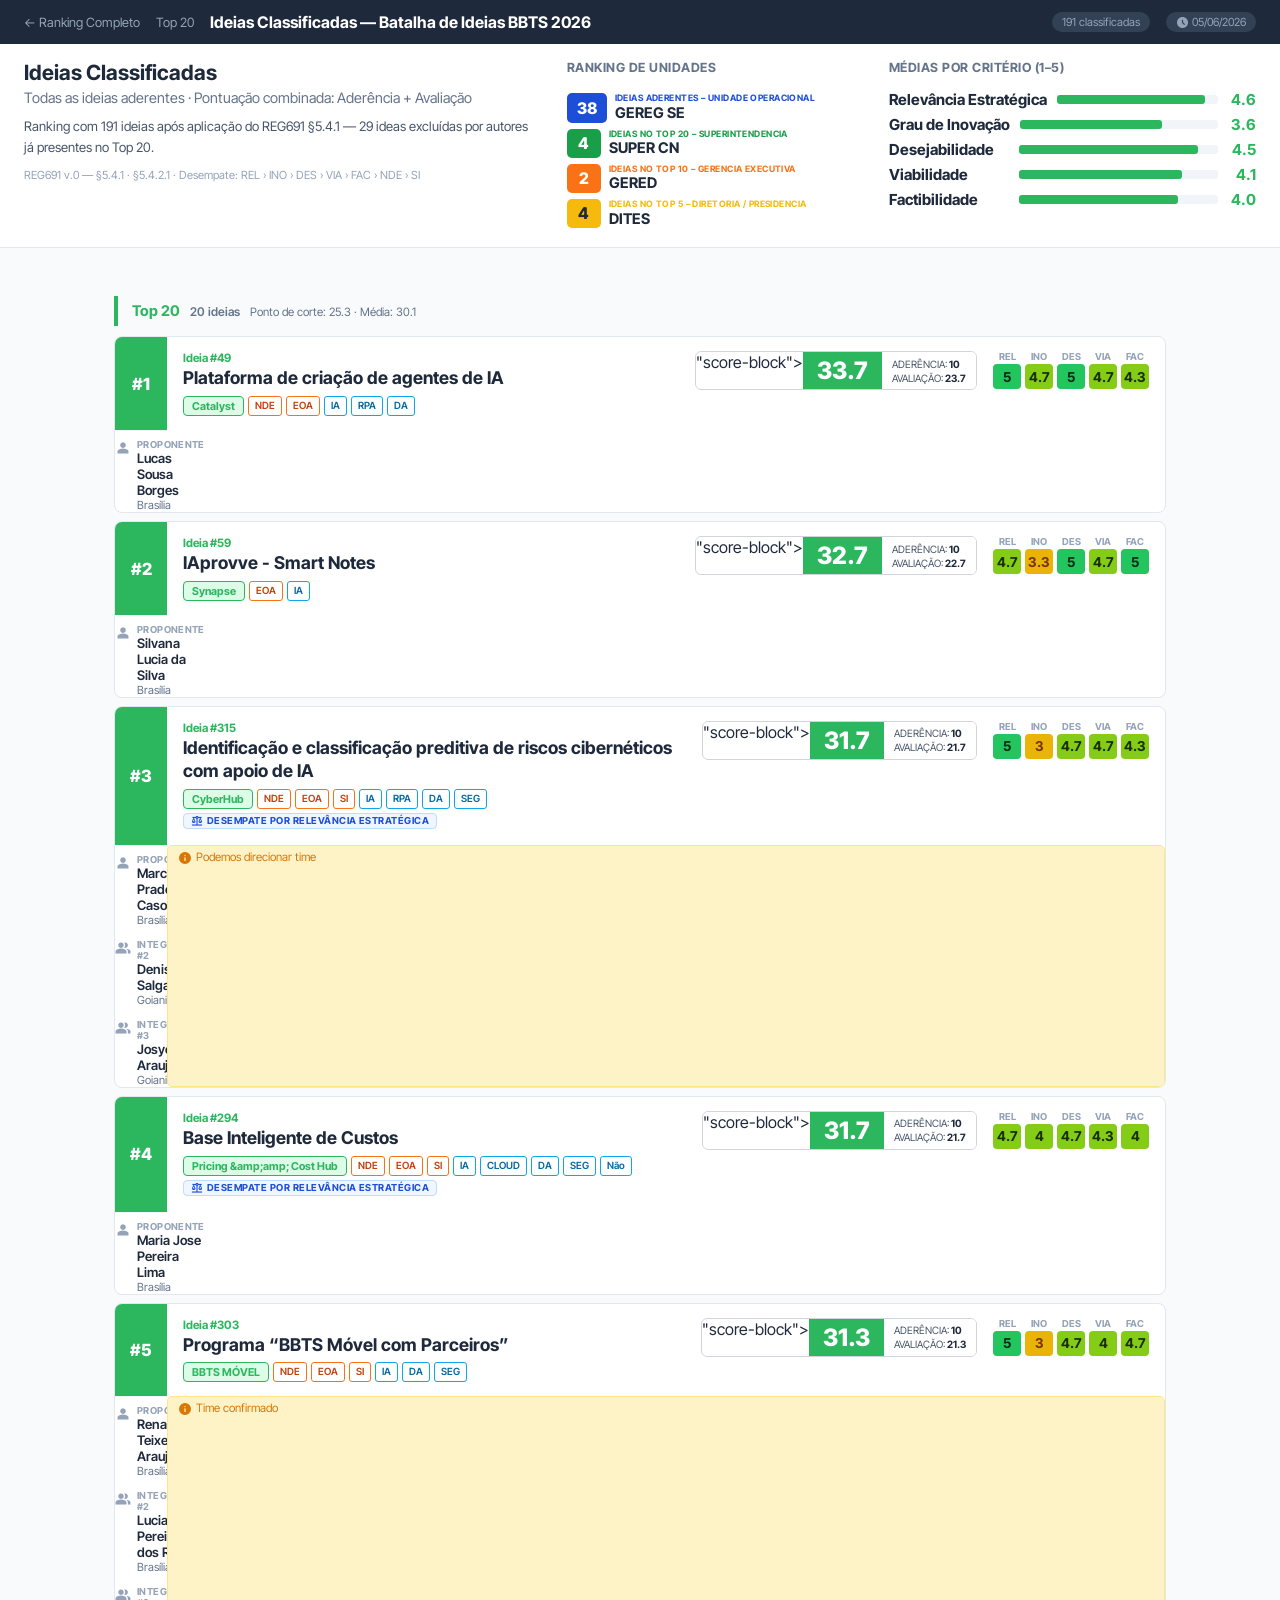
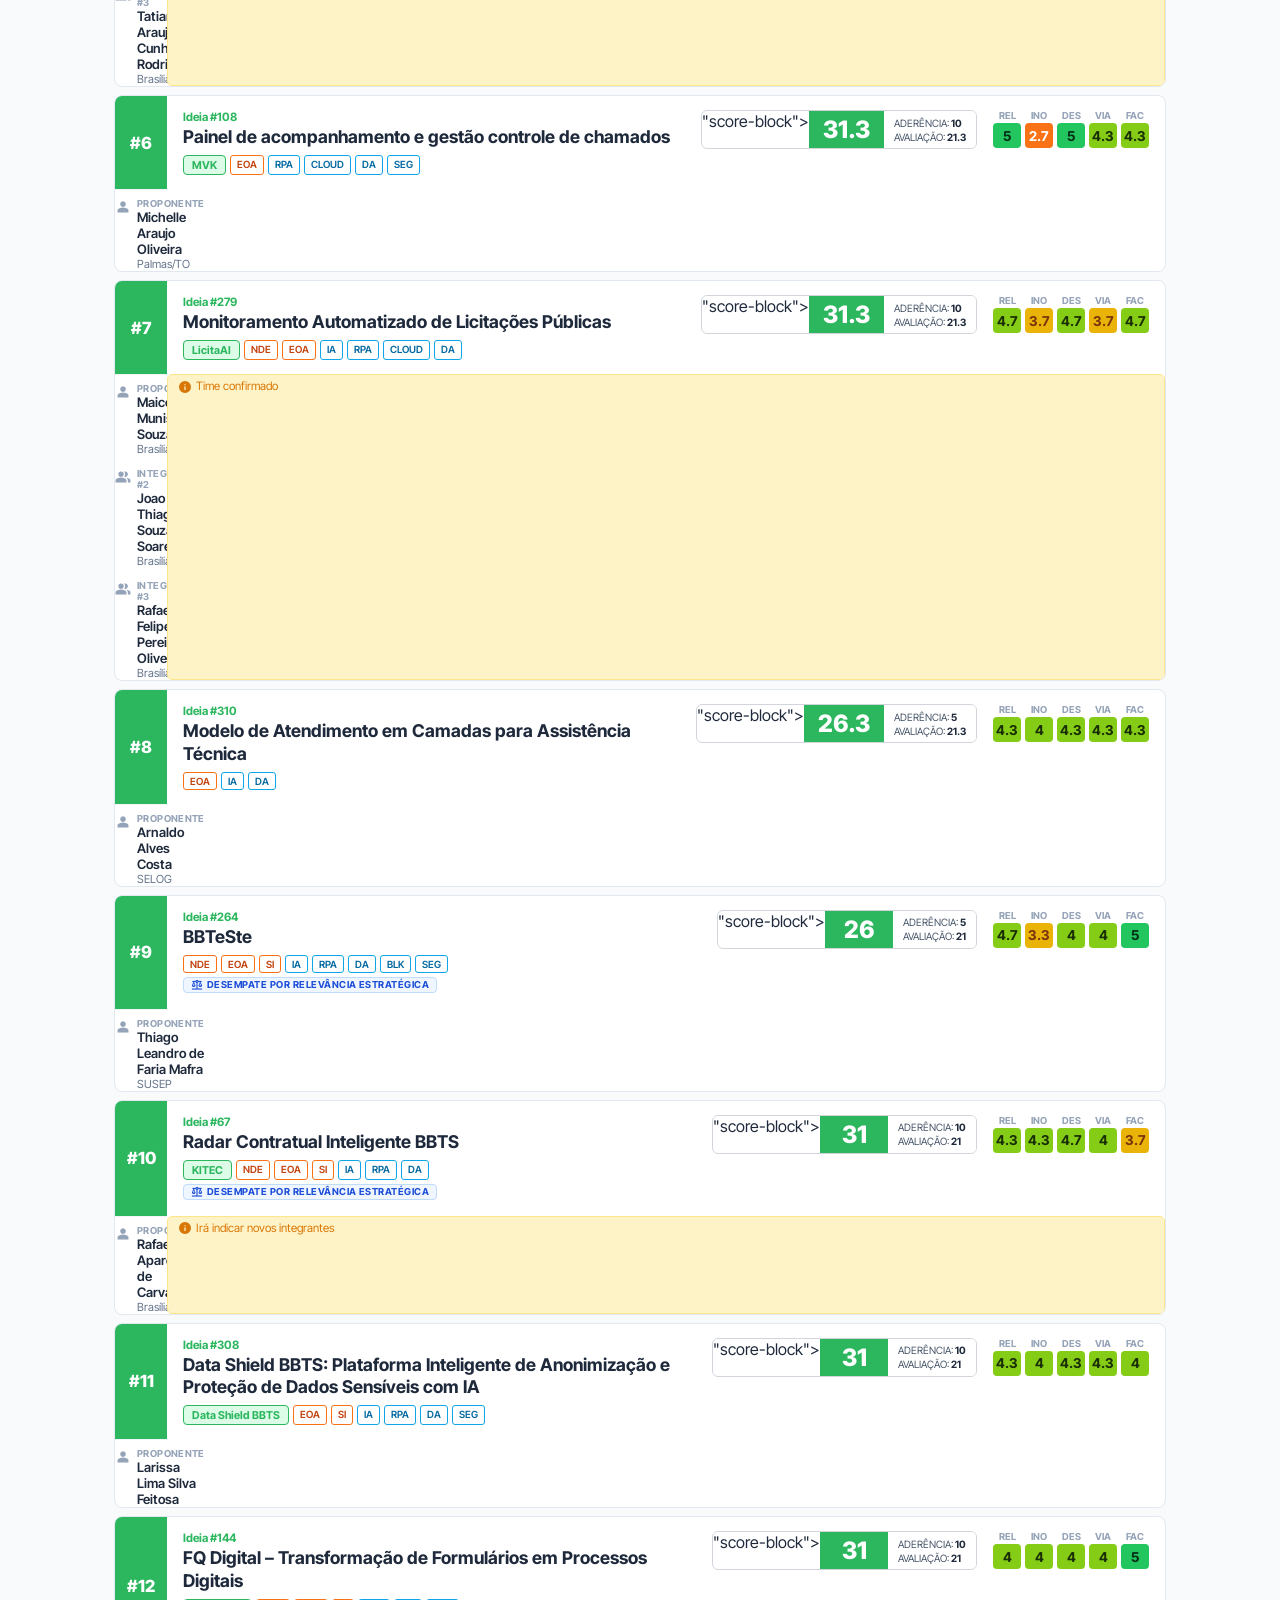
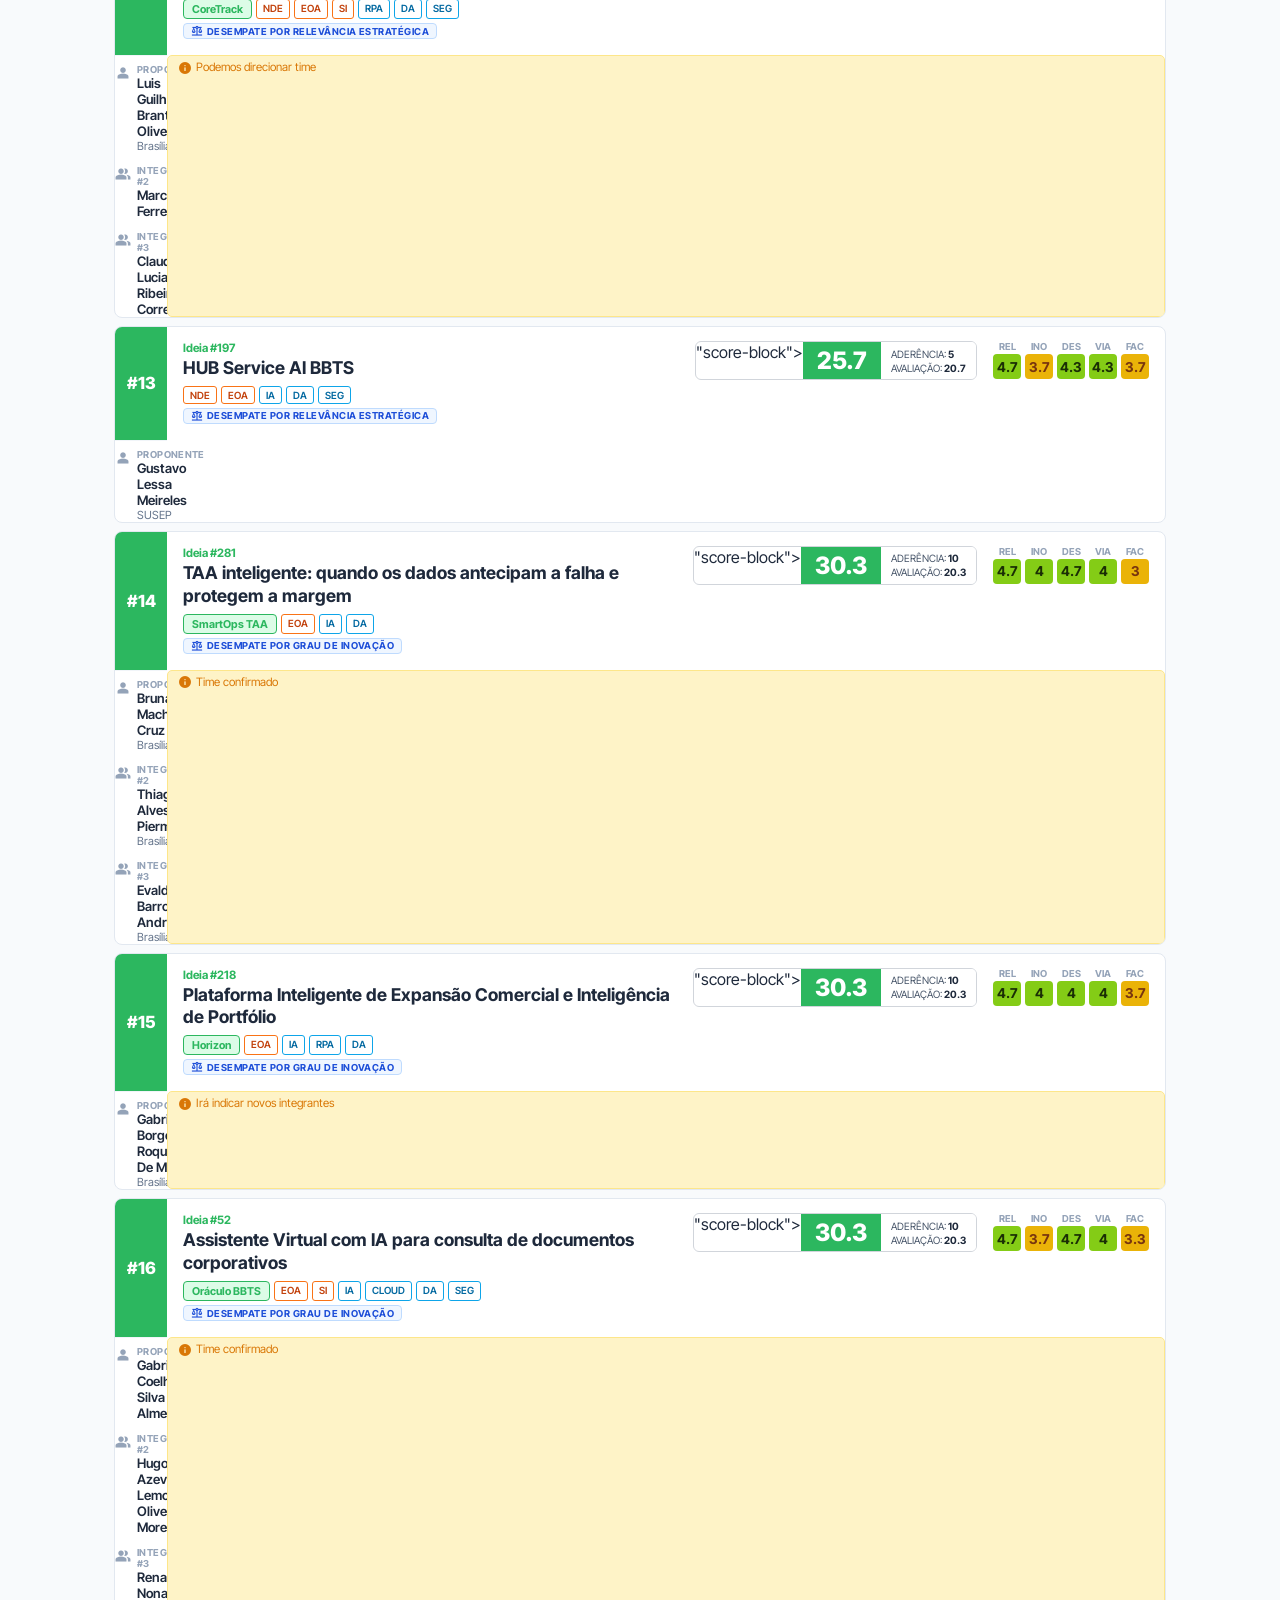
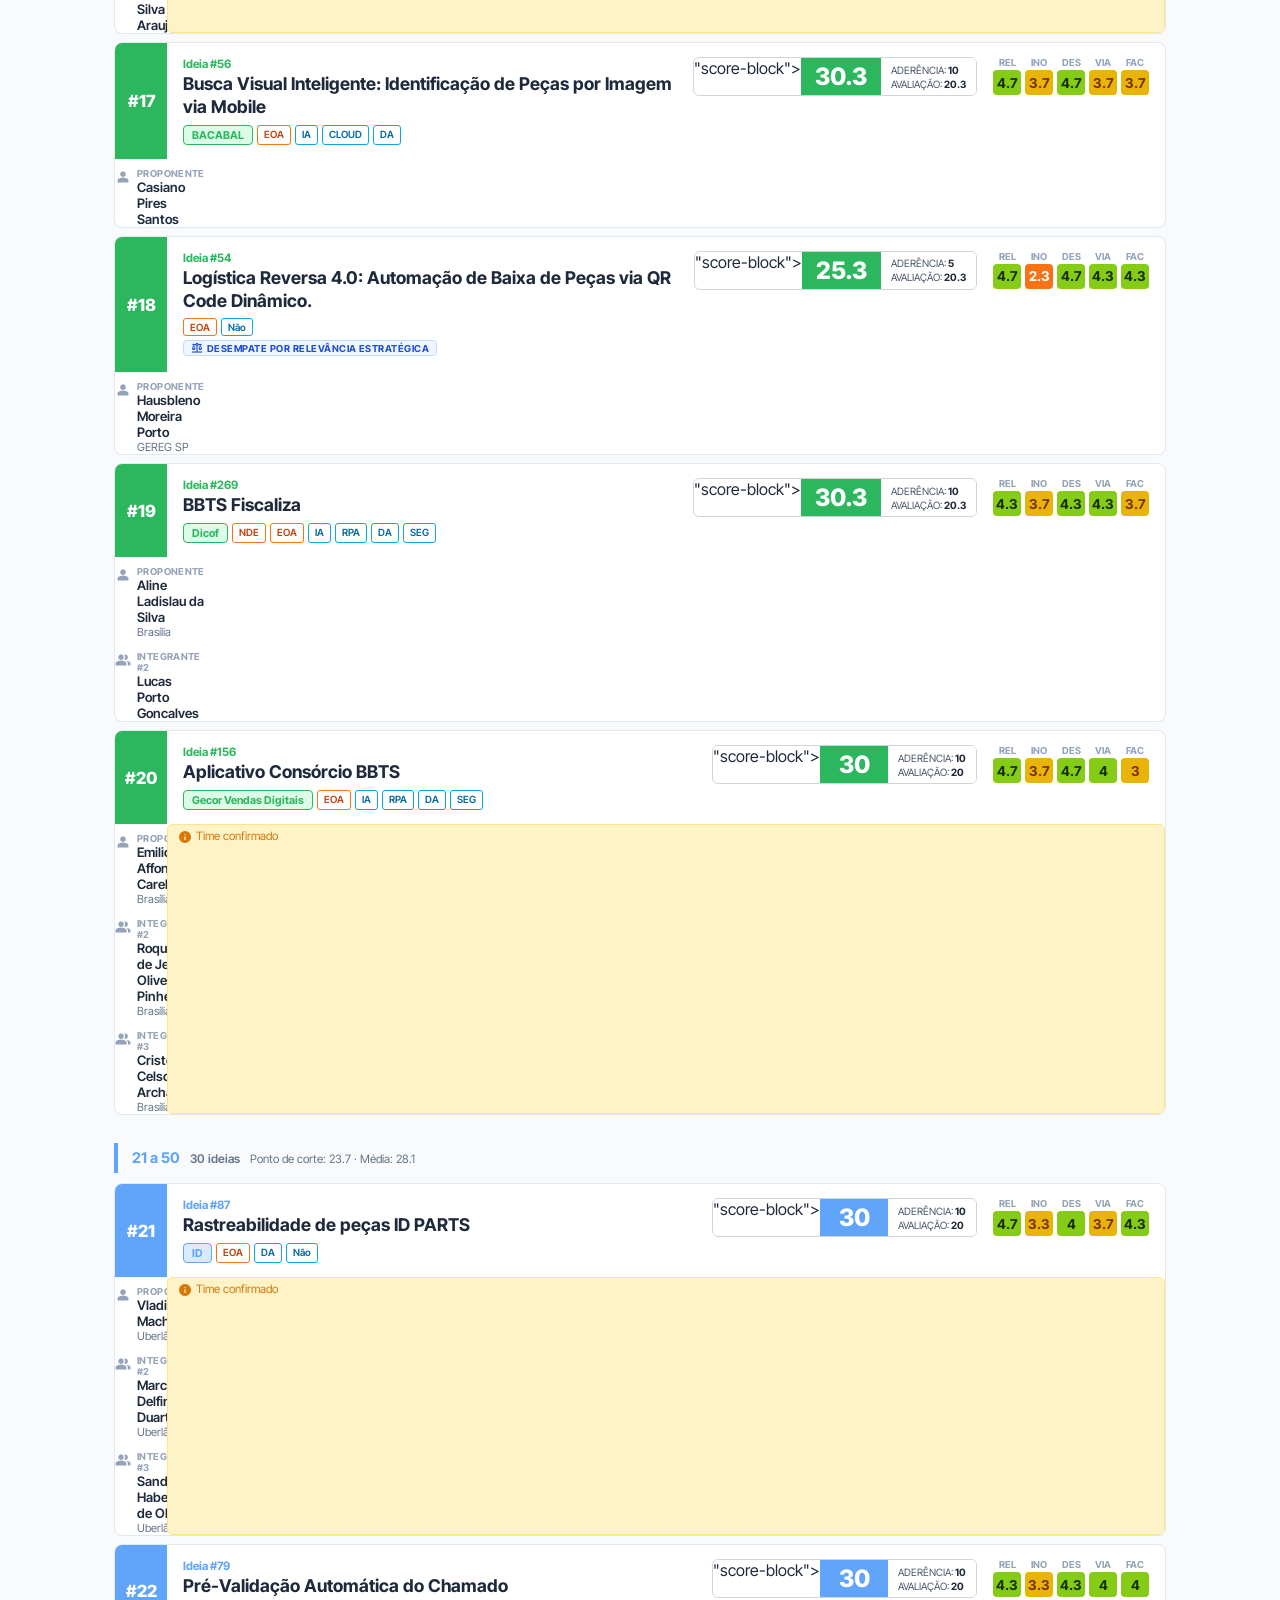
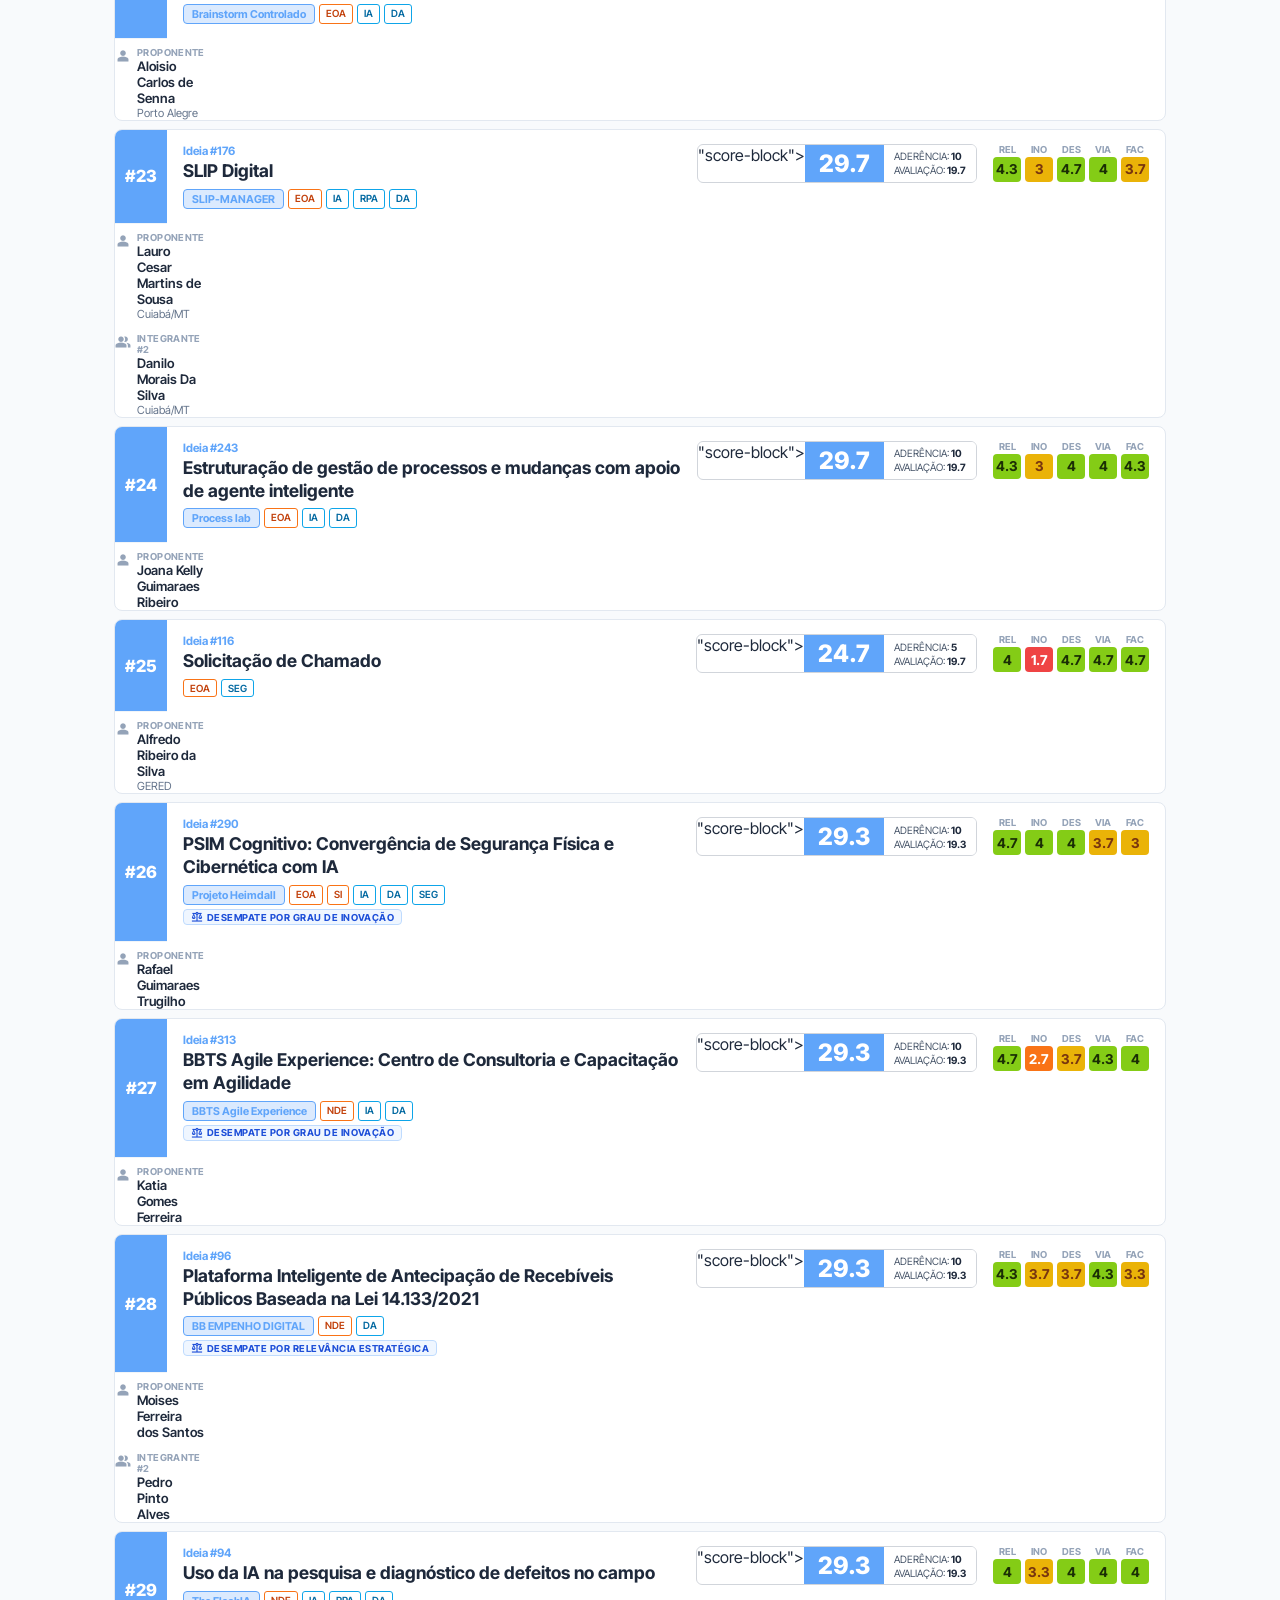
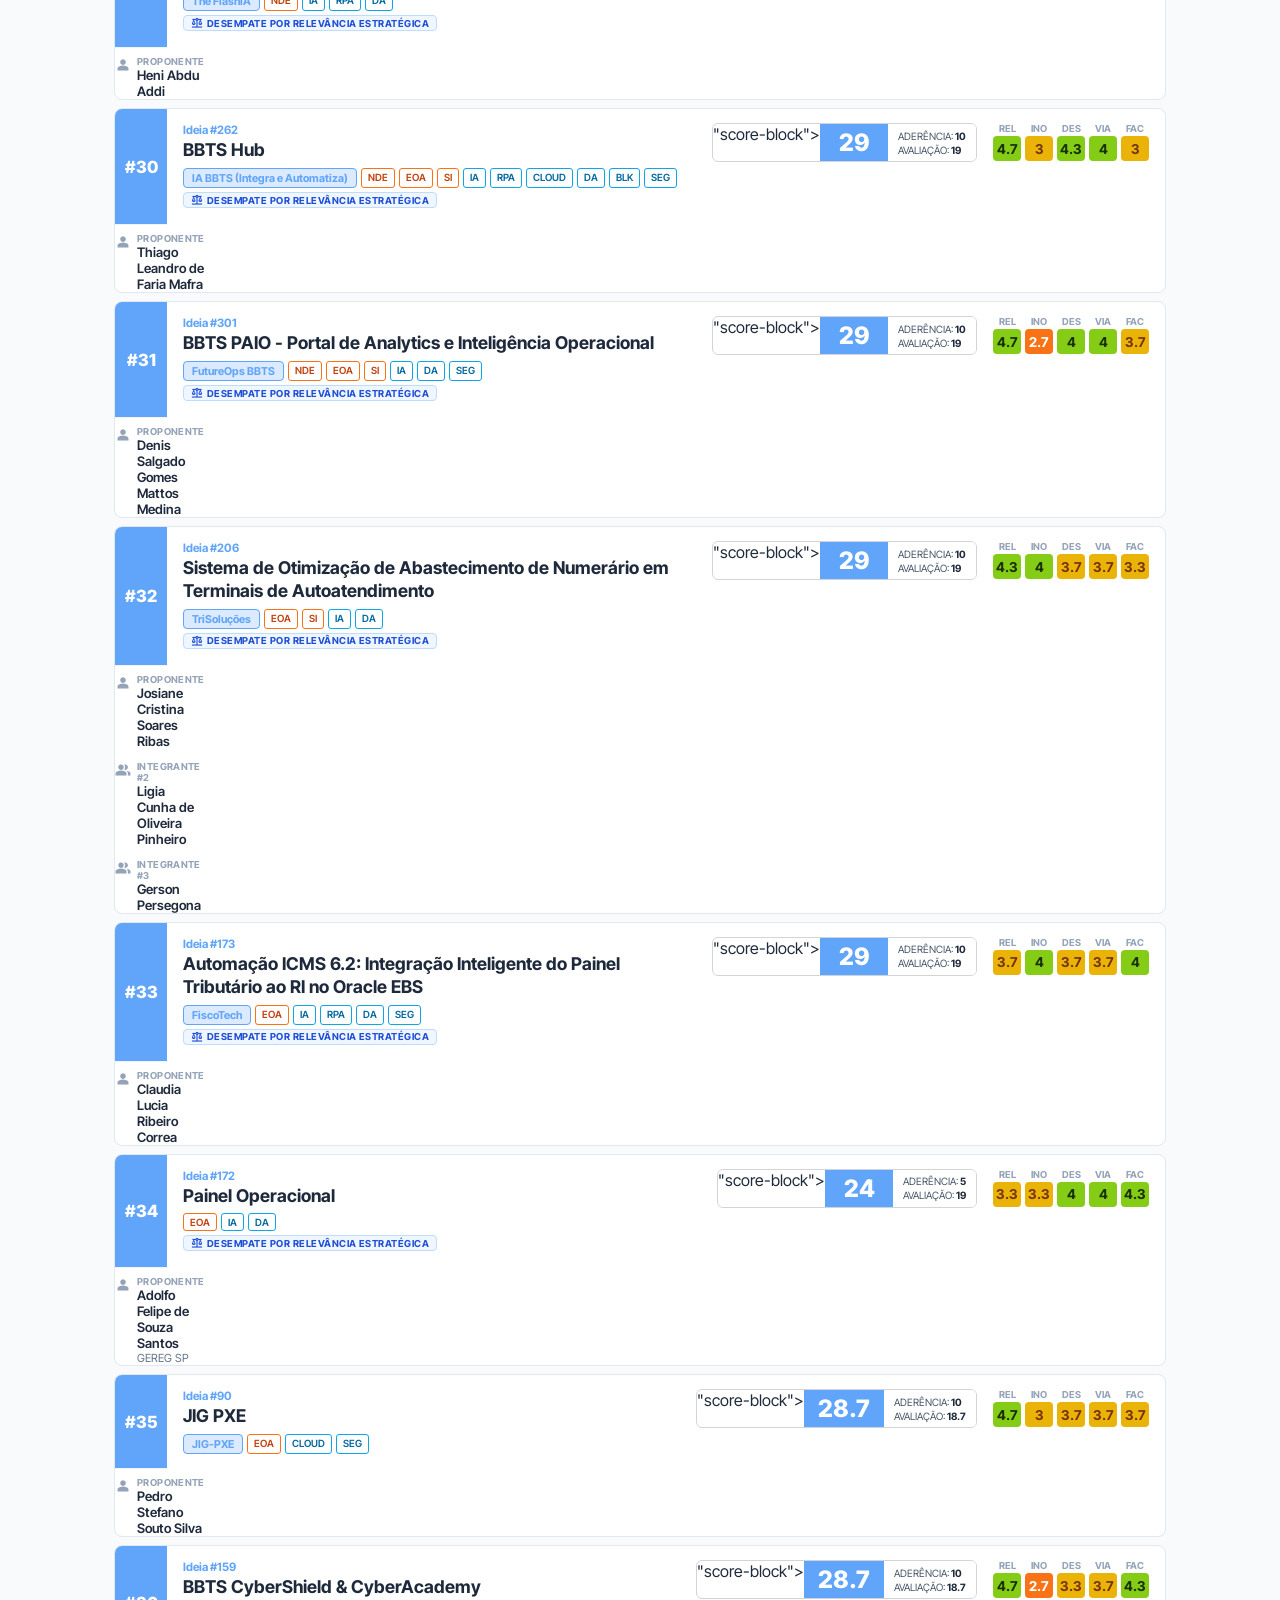
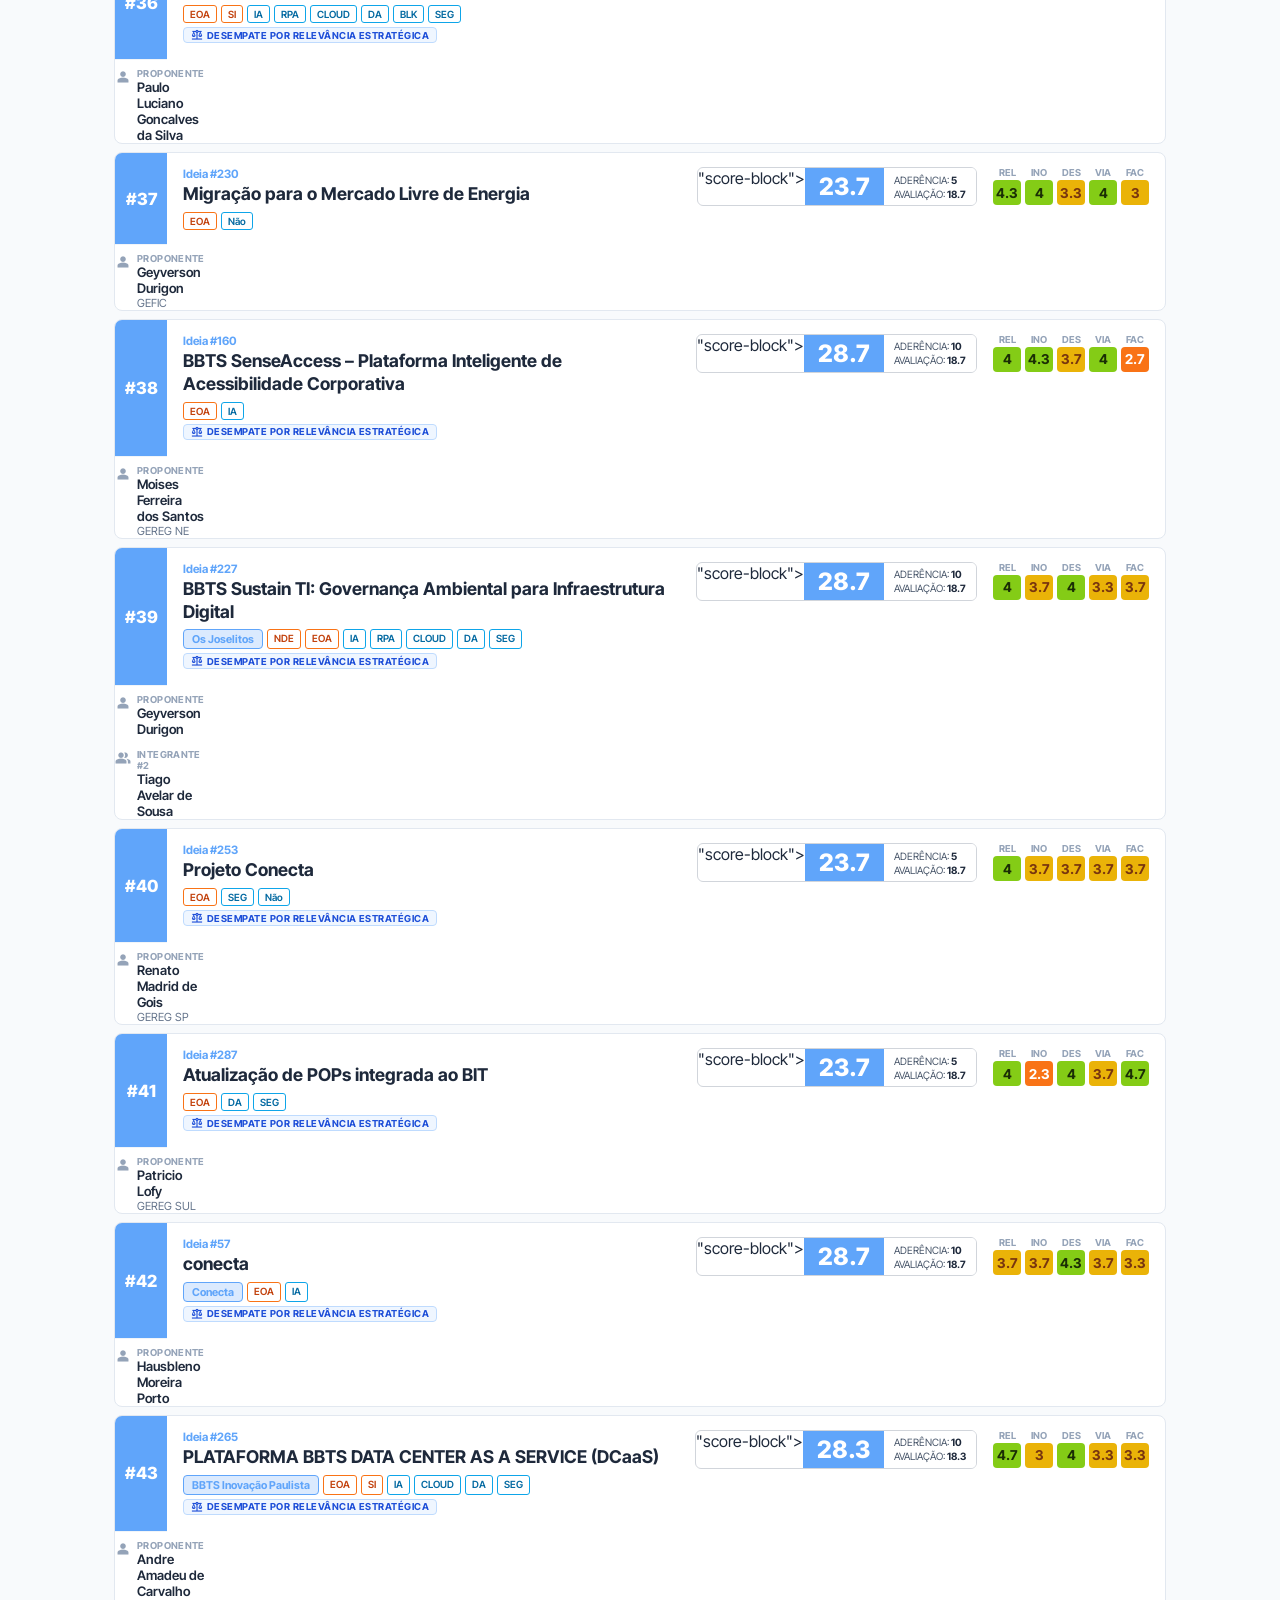
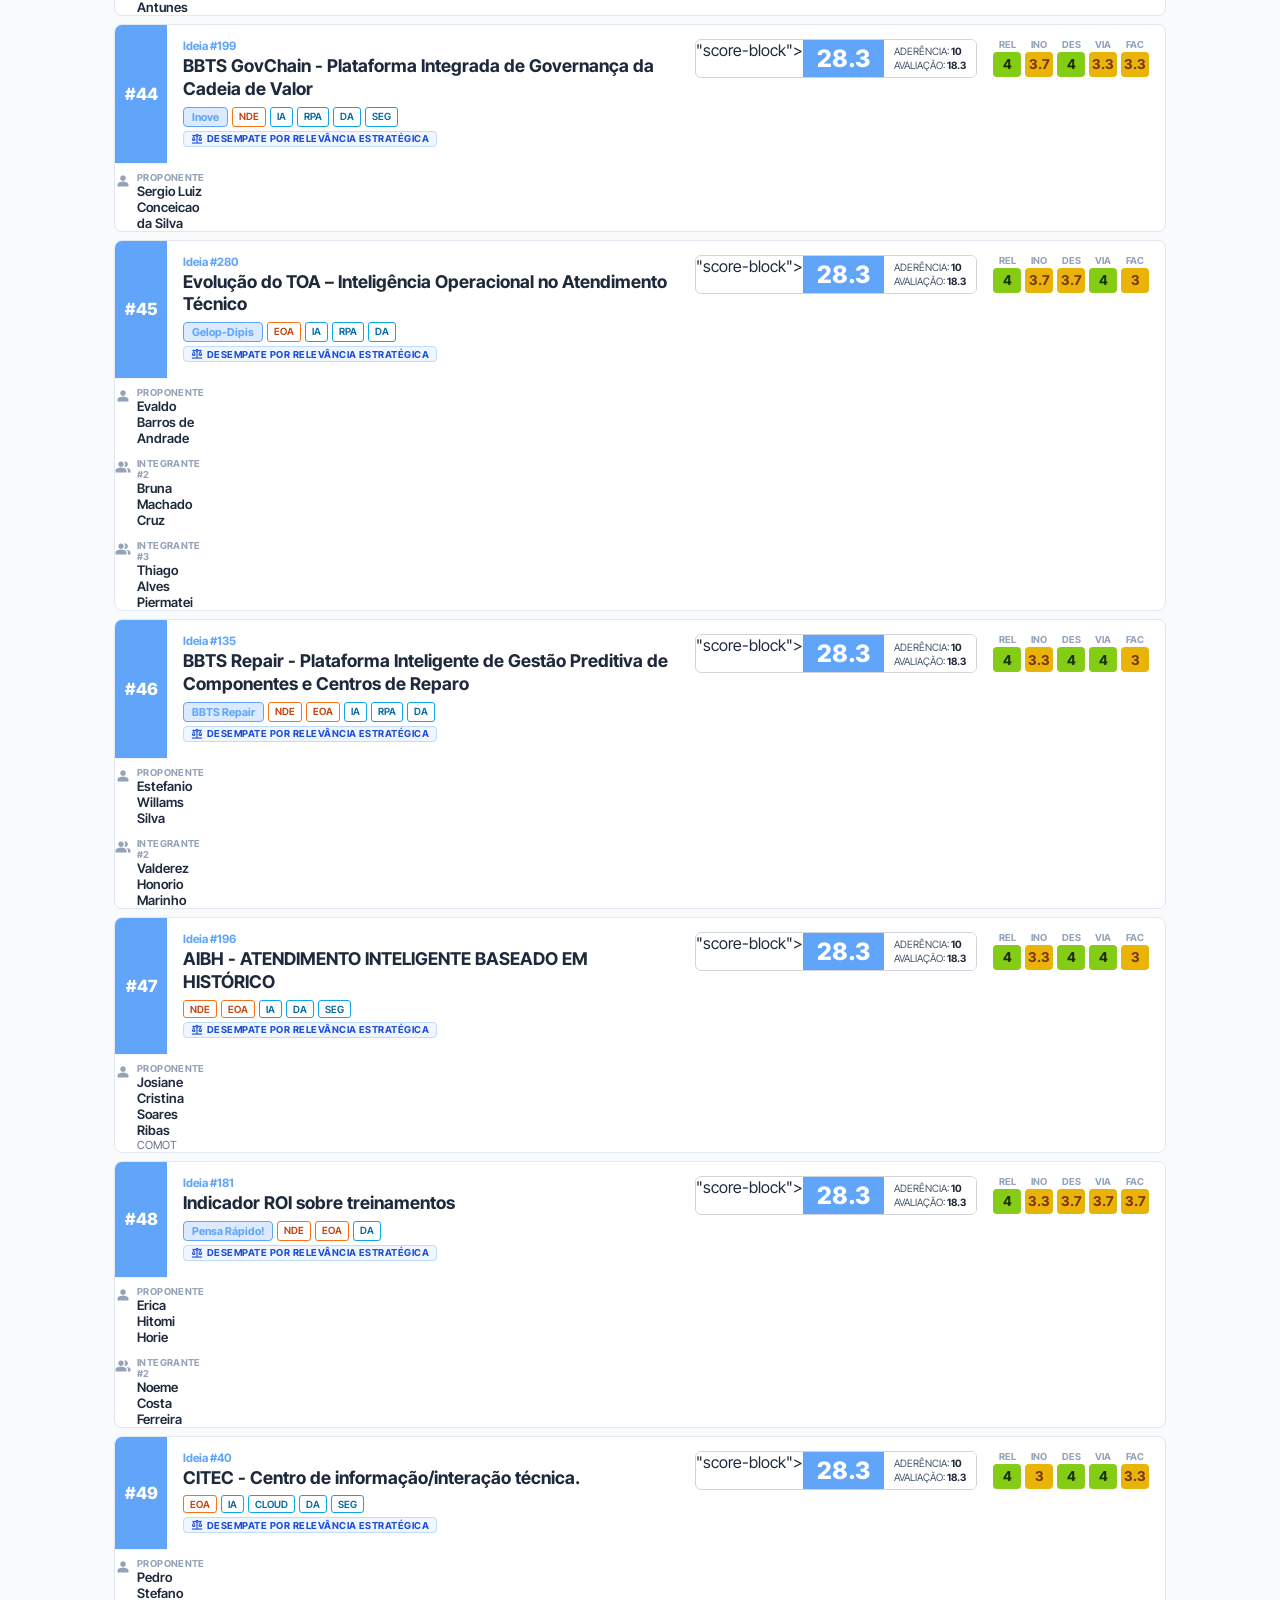
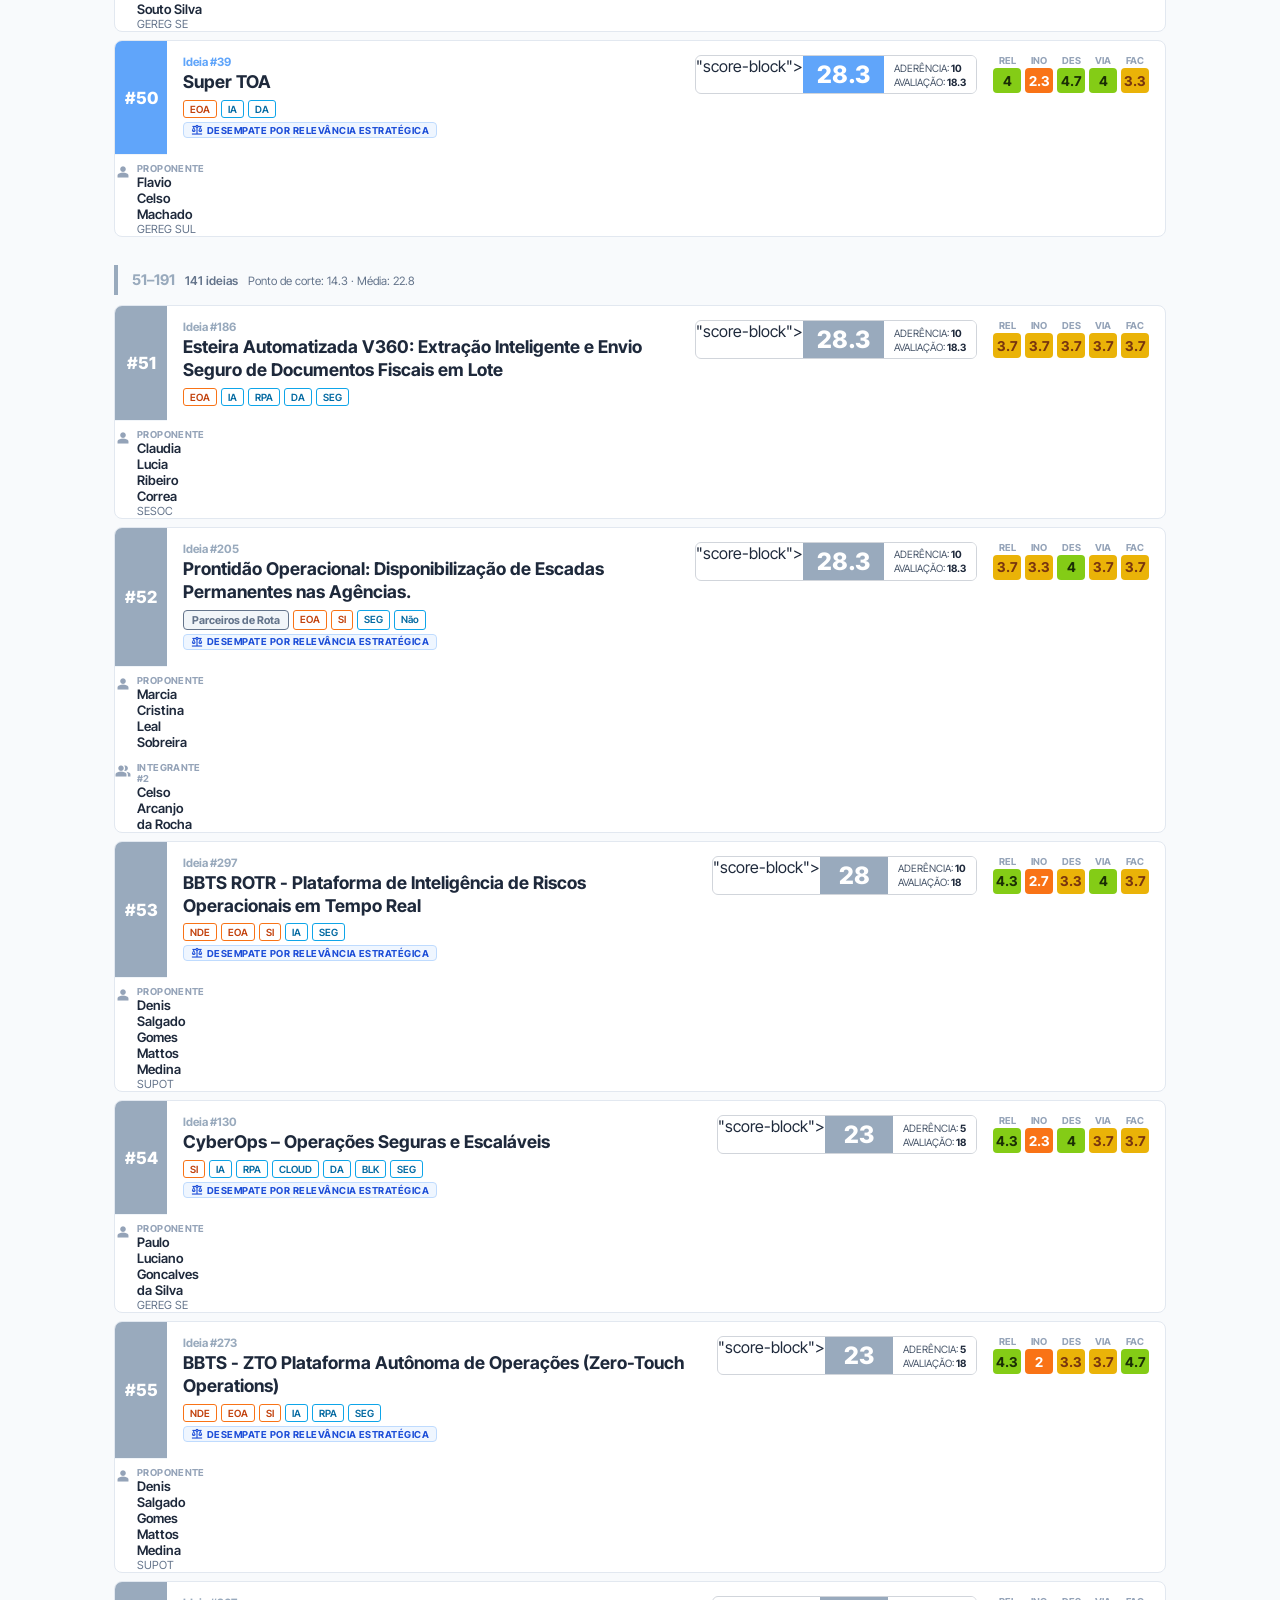
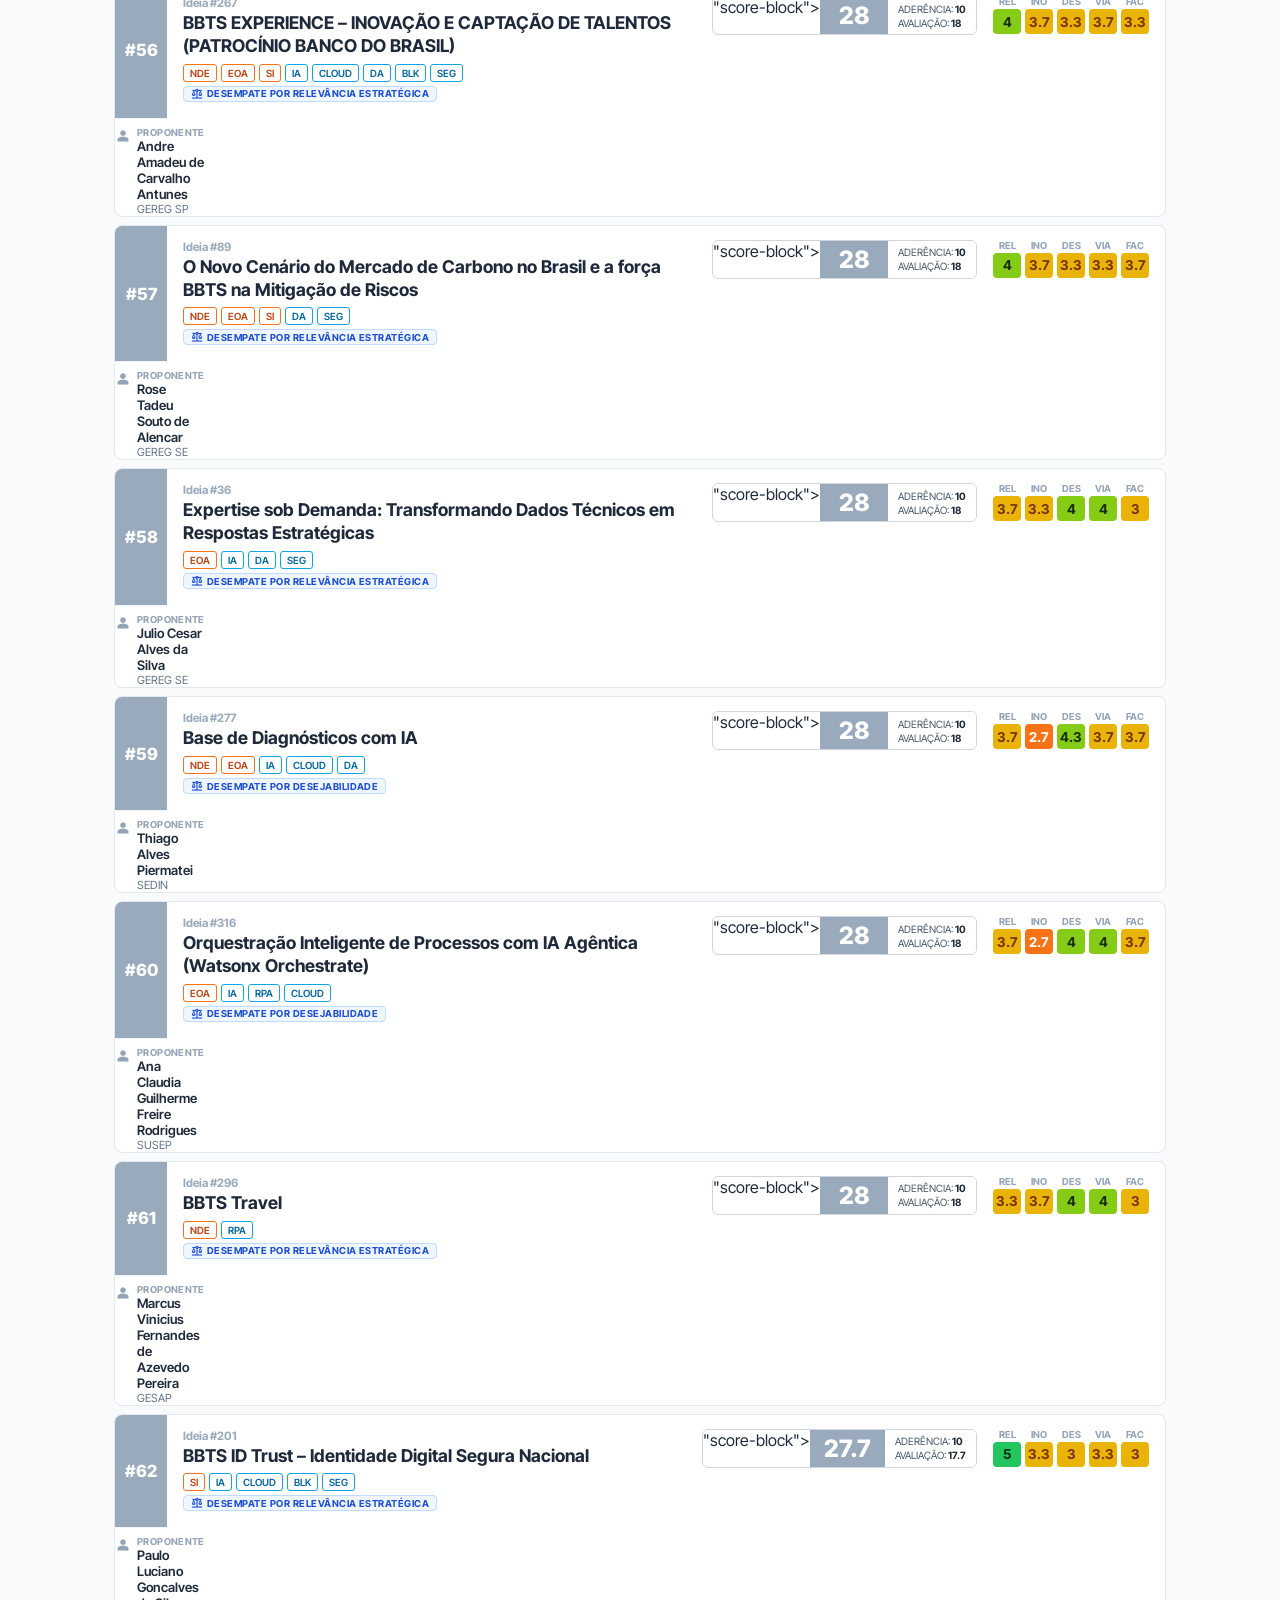
<file: IDEIAS CLASSIFICADAS.html>
<!DOCTYPE html>
<html lang="pt-BR">
<head>
<meta charset="UTF-8">
<meta name="viewport" content="width=device-width,initial-scale=1">
<title>Ideias Classificadas — Batalha de Ideias BBTS 2026</title>
<link rel="preconnect" href="https://fonts.googleapis.com">
<link rel="preconnect" href="https://fonts.gstatic.com" crossorigin>
<link href="https://fonts.googleapis.com/css2?family=Inter+Tight:ital,wght@0,300;0,400;0,500;0,600;0,700;1,400&display=swap" rel="stylesheet">
<link href="https://fonts.googleapis.com/css2?family=Material+Symbols+Outlined:opsz,wght,FILL,GRAD@24,400,0,0" rel="stylesheet">
<style>
:root{--bg:#f8fafc;--borda:#e2e8f0;--cinza:#64748b;--txt:#1e293b;}
*{box-sizing:border-box;margin:0;padding:0;}
body{font-family:'Inter Tight','Segoe UI',sans-serif;background:var(--bg);color:var(--txt);font-size:16px;}
.material-symbols-outlined{font-family:'Material Symbols Outlined';font-variation-settings:'FILL' 1,'wght' 500,'GRAD' 0,'opsz' 24;line-height:1;display:inline-block;font-style:normal;-webkit-font-feature-settings:'liga';}

header{background:#1e293b;color:#fff;padding:12px 24px;display:flex;align-items:center;gap:16px;position:sticky;top:0;z-index:200;flex-wrap:wrap;}
header a{color:#94a3b8;text-decoration:none;font-size:0.8rem;}
header a:hover{color:#fff;}
header h1{font-size:1rem;font-weight:700;flex:1;}
.hbadge{font-size:0.7rem;background:#334155;padding:3px 10px;border-radius:20px;color:#94a3b8;}

.stat-bar{background:#fff;border-bottom:1px solid var(--borda);padding:16px 24px;display:grid;grid-template-columns:1.4fr 0.8fr 1fr;gap:28px;}
.pb-col{display:flex;flex-direction:column;gap:4px;}
.pb-name{font-size:1.31rem;font-weight:700;}
.pb-cargo{font-size:0.9rem;color:var(--cinza);}
.pb-desc{font-size:0.82rem;color:#475569;line-height:1.6;margin-top:6px;}
.pb-metodo-ref{font-size:0.7rem;color:#94a3b8;margin-top:6px;}
.pb-sec-label{font-size:0.79rem;font-weight:700;text-transform:uppercase;letter-spacing:.5px;color:var(--cinza);margin-bottom:7px;}
.pb-stats{display:flex;flex-direction:column;gap:8px;}
.pb-stat-row{display:flex;align-items:center;gap:8px;}
.pb-stat-badge{font-size:0.88rem;font-weight:700;padding:2px 10px;border-radius:20px;}
.pb-hbars{display:flex;flex-direction:column;gap:6px;}
.pb-hbar-row{display:flex;align-items:center;gap:10px;}
.pb-hbar-label{font-size:0.95rem;font-weight:700;color:var(--txt);min-width:120px;}
.pb-hbar-track{flex:1;background:#f1f5f9;border-radius:3px;height:9px;max-width:200px;}
.pb-hbar-fill{height:100%;border-radius:3px;transition:width .3s;}
.pb-hbar-val{font-size:0.95rem;font-weight:700;min-width:28px;text-align:right;}

#content{padding:20px 24px;max-width:1100px;margin:0 auto;}
.section-hd{border-left:4px solid;padding:6px 0 6px 14px;margin:28px 0 10px;display:flex;align-items:baseline;gap:10px;flex-wrap:wrap;}
.section-title{font-size:0.92rem;font-weight:700;}
.section-count{font-size:0.75rem;color:var(--cinza);font-weight:600;}
.section-desc{font-size:0.72rem;color:var(--cinza);}

.idea-card{display:grid;grid-template-columns:52px 1fr;gap:0;margin:8px 0;border:1px solid var(--borda);border-radius:8px;background:#fff;overflow:hidden;}
.card-rank{display:flex;align-items:center;justify-content:center;font-size:1.05rem;font-weight:800;color:#fff;padding:0 8px;min-height:80px;min-width:52px;text-align:center;}
.card-body{padding:14px 16px;display:flex;flex-direction:column;gap:10px;}
.card-top{display:flex;justify-content:space-between;gap:16px;align-items:flex-start;}
.card-label{flex:1;min-width:0;}
.idea-id{font-size:0.72rem;font-weight:700;margin-bottom:2px;}
.idea-title{font-size:1.1rem;font-weight:700;color:var(--txt);line-height:1.3;}
.card-meta{display:flex;gap:4px;flex-wrap:wrap;margin-top:6px;}
.chip{font-size:0.62rem;font-weight:600;padding:2px 6px;border-radius:3px;border:1px solid;white-space:nowrap;}
.chip-arena{border-color:#f97316;color:#c2410c;}
.chip-tec{border-color:#0ea5e9;color:#0369a1;}
.time-badge{font-size:0.68rem;font-weight:700;padding:2px 8px;border-radius:4px;border:1px solid;}
.card-score-wrap{display:flex;flex-direction:column;gap:6px;align-items:flex-start;flex-shrink:0;}
.score-block{display:flex;align-items:stretch;border-radius:6px;overflow:hidden;border:1px solid #d1d5db;}
.score-badge{font-size:1.5rem;font-weight:800;color:#fff;padding:4px 14px;display:flex;align-items:center;justify-content:center;min-width:68px;}
.score-meta{background:#fff;display:flex;flex-direction:column;justify-content:center;padding:4px 10px;gap:2px;}
.score-row{font-size:0.63rem;color:#475569;white-space:nowrap;}
.score-row b{color:#1e293b;font-weight:700;}
.crits-row{display:flex;gap:4px;}
.crit-item{display:flex;flex-direction:column;align-items:center;gap:2px;}
.crit-lbl{font-size:0.6rem;font-weight:700;color:#94a3b8;text-transform:uppercase;}
.sc{display:inline-flex;align-items:center;justify-content:center;width:28px;height:25px;border-radius:4px;font-size:0.85rem;font-weight:700;}
.sc-1{background:#ef4444;color:#fff;}.sc-2{background:#f97316;color:#fff;}
.sc-3{background:#eab308;color:#78350f;}.sc-4{background:#84cc16;color:#1a2e05;}
.sc-5{background:#22c55e;color:#052e16;}.sc-null{background:#e2e8f0;color:#94a3b8;}
.card-membros{display:flex;flex-wrap:wrap;gap:12px;padding-top:8px;border-top:1px solid #f1f5f9;}
.membro{display:flex;align-items:flex-start;gap:6px;}
.membro-icon{font-size:16px;color:#94a3b8;margin-top:1px;flex-shrink:0;}
.membro-role{display:block;font-size:0.6rem;font-weight:700;text-transform:uppercase;letter-spacing:.04em;color:#94a3b8;}
.membro-nome{display:block;font-size:0.82rem;font-weight:600;color:#1e293b;}
.membro-local{display:block;font-size:0.7rem;color:var(--cinza);}
.tiebreak-badge{display:inline-flex;align-items:center;gap:4px;font-size:0.6rem;font-weight:700;color:#1d4ed8;background:#eff6ff;border:1px solid #bfdbfe;border-radius:4px;padding:1px 7px;text-transform:uppercase;letter-spacing:.05em;margin-top:4px;}
.obs-note{font-size:0.72rem;color:#d97706;background:#fef3c7;border:1px solid #fde68a;border-radius:5px;padding:4px 10px;}

.nc-section-hd{display:flex;align-items:baseline;gap:10px;flex-wrap:wrap;border-left:4px solid #7c3aed;padding:6px 0 6px 14px;margin:32px 0 12px;}
.nc-section-title{font-size:0.92rem;font-weight:700;color:#7c3aed;}
.nc-section-count{font-size:0.73rem;font-weight:600;color:var(--cinza);}
.nc-grid{display:grid;grid-template-columns:repeat(auto-fill,minmax(220px,1fr));gap:12px;}
.nc-card{background:#fff;border:1px solid var(--borda);border-radius:8px;padding:14px;display:flex;flex-direction:column;gap:6px;border-left:3px solid;}
.nc-meta{display:inline-flex;align-items:center;justify-content:center;font-size:0.7rem;font-weight:600;padding:3px 10px;border-radius:5px;color:#fff;width:fit-content;}
.nc-title{font-size:0.88rem;font-weight:700;color:var(--txt);line-height:1.3;}
.nc-author{font-size:0.75rem;color:#94a3b8;}
.nc-badges{display:flex;gap:4px;flex-wrap:wrap;margin-top:2px;}
.nc-badge{font-size:0.65rem;font-weight:600;padding:2px 7px;border-radius:4px;border:1px solid;white-space:nowrap;}
</style>
</head>
<body>
<header>
  <a href="ranking_tabs.html">← Ranking Completo</a>
  <a href="TOP 20 IDEIAS.html">Top 20</a>
  <h1>Ideias Classificadas — Batalha de Ideias BBTS 2026</h1>
  <div class="hbadge">191 classificadas</div>
  <div class="hbadge"><span class="material-symbols-outlined" style="font-size:13px;vertical-align:middle;margin-right:3px">schedule</span>05/06/2026</div>
</header>
<div class="stat-bar">
  <div class="pb-col">
    <div class="pb-name">Ideias Classificadas</div>
    <div class="pb-cargo">Todas as ideias aderentes · Pontuação combinada: Aderência + Avaliação</div>
    <div class="pb-desc">Ranking com 191 ideias após aplicação do REG691 §5.4.1 — 29 ideas excluídas por autores já presentes no Top 20.</div>
    <div class="pb-metodo-ref">REG691 v.0 — §5.4.1 · §5.4.2.1 · Desempate: REL › INO › DES › VIA › FAC › NDE › SI</div>
  </div>
  <div class="pb-col">
    <div class="pb-sec-label">Ranking de Unidades</div>
    <div style="margin-top:4px"><div style="padding:3px 0;display:flex;align-items:center;gap:8px"><span style="background:#1d4ed8;color:#fff;font-size:1rem;font-weight:800;padding:4px 10px;border-radius:5px;min-width:34px;text-align:center;flex-shrink:0;line-height:1.3;align-self:stretch;display:flex;align-items:center;justify-content:center">38</span><div style="display:flex;flex-direction:column;justify-content:center;gap:1px"><span style="font-size:0.55rem;font-weight:700;color:#1d4ed8;text-transform:uppercase;letter-spacing:.05em;line-height:1.2">IDEIAS ADERENTES – UNIDADE OPERACIONAL</span><span style="font-size:0.92rem;font-weight:700;color:#1e293b;line-height:1.2">GEREG SE</span></div></div><div style="padding:3px 0;display:flex;align-items:center;gap:8px"><span style="background:#199f4a;color:#fff;font-size:1rem;font-weight:800;padding:4px 10px;border-radius:5px;min-width:34px;text-align:center;flex-shrink:0;line-height:1.3;align-self:stretch;display:flex;align-items:center;justify-content:center">4</span><div style="display:flex;flex-direction:column;justify-content:center;gap:1px"><span style="font-size:0.55rem;font-weight:700;color:#199f4a;text-transform:uppercase;letter-spacing:.05em;line-height:1.2">IDEIAS NO TOP 20 – SUPERINTENDENCIA</span><span style="font-size:0.92rem;font-weight:700;color:#1e293b;line-height:1.2">SUPER CN</span></div></div><div style="padding:3px 0;display:flex;align-items:center;gap:8px"><span style="background:#f97316;color:#fff;font-size:1rem;font-weight:800;padding:4px 10px;border-radius:5px;min-width:34px;text-align:center;flex-shrink:0;line-height:1.3;align-self:stretch;display:flex;align-items:center;justify-content:center">2</span><div style="display:flex;flex-direction:column;justify-content:center;gap:1px"><span style="font-size:0.55rem;font-weight:700;color:#f97316;text-transform:uppercase;letter-spacing:.05em;line-height:1.2">IDEIAS NO TOP 10 – GERENCIA EXECUTIVA</span><span style="font-size:0.92rem;font-weight:700;color:#1e293b;line-height:1.2">GERED</span></div></div><div style="padding:3px 0;display:flex;align-items:center;gap:8px"><span style="background:#f5ba0b;color:#1e293b;font-size:1rem;font-weight:800;padding:4px 10px;border-radius:5px;min-width:34px;text-align:center;flex-shrink:0;line-height:1.3;align-self:stretch;display:flex;align-items:center;justify-content:center">4</span><div style="display:flex;flex-direction:column;justify-content:center;gap:1px"><span style="font-size:0.55rem;font-weight:700;color:#f5ba0b;text-transform:uppercase;letter-spacing:.05em;line-height:1.2">IDEIAS NO TOP 5 – DIRETORIA / PRESIDENCIA</span><span style="font-size:0.92rem;font-weight:700;color:#1e293b;line-height:1.2">DITES</span></div></div></div>
  </div>
  <div class="pb-col">
    <div class="pb-sec-label">Médias por critério (1–5)</div>
    <div class="pb-hbars" style="margin-top:4px"><div class="pb-hbar-row"><div class="pb-hbar-label">Relevância Estratégica</div><div class="pb-hbar-track"><div class="pb-hbar-fill" style="width:92%;background:#2cb75f"></div></div><div class="pb-hbar-val" style="color:#2cb75f">4.6</div></div><div class="pb-hbar-row"><div class="pb-hbar-label">Grau de Inovação</div><div class="pb-hbar-track"><div class="pb-hbar-fill" style="width:72%;background:#2cb75f"></div></div><div class="pb-hbar-val" style="color:#2cb75f">3.6</div></div><div class="pb-hbar-row"><div class="pb-hbar-label">Desejabilidade</div><div class="pb-hbar-track"><div class="pb-hbar-fill" style="width:90%;background:#2cb75f"></div></div><div class="pb-hbar-val" style="color:#2cb75f">4.5</div></div><div class="pb-hbar-row"><div class="pb-hbar-label">Viabilidade</div><div class="pb-hbar-track"><div class="pb-hbar-fill" style="width:82%;background:#2cb75f"></div></div><div class="pb-hbar-val" style="color:#2cb75f">4.1</div></div><div class="pb-hbar-row"><div class="pb-hbar-label">Factibilidade</div><div class="pb-hbar-track"><div class="pb-hbar-fill" style="width:80%;background:#2cb75f"></div></div><div class="pb-hbar-val" style="color:#2cb75f">4.0</div></div></div>
  </div>
</div>

<div id="content">
  <div class="section-hd" style="border-color:#2cb75f"><span class="section-title" style="color:#2cb75f">Top 20</span><span class="section-count">20 ideias</span><span class="section-desc">Ponto de corte: 25.3 · Média: 30.1</span></div><div class="idea-card"><div class="card-rank" style="background:#2cb75f">#1</div><div class="card-body"><div class="card-top"><div class="card-label"><div class="idea-id" style="color:#2cb75f">Ideia #49</div><div class="idea-title">Plataforma de criação de agentes de IA</div><div class="card-meta"><span class="time-badge" style="background:#dcfce7;color:#2cb75f">Catalyst</span><span class="chip chip-arena" title="Negócios Digitais Escaláveis">NDE</span><span class="chip chip-arena" title="Eficiência Operacional e Automação">EOA</span><span class="chip chip-tec" title="IA / IA Generativa">IA</span><span class="chip chip-tec" title="Hiperautomação / RPA">RPA</span><span class="chip chip-tec" title="Dados / Analytics">DA</span></div></div><div class="card-score-wrap"><div class="score-block">"score-block"><div class="score-badge" style="background:#2cb75f">33.7</div><div class="score-meta"><span class="score-row">ADERÊNCIA: <b>10</b></span><span class="score-row">AVALIAÇÃO: <b>23.7</b></span></div></div></div><div class="crits-row"><div class="crit-item"><span class="crit-lbl">REL</span><span class="sc sc-5">5</span></div><div class="crit-item"><span class="crit-lbl">INO</span><span class="sc sc-4">4.7</span></div><div class="crit-item"><span class="crit-lbl">DES</span><span class="sc sc-5">5</span></div><div class="crit-item"><span class="crit-lbl">VIA</span><span class="sc sc-4">4.7</span></div><div class="crit-item"><span class="crit-lbl">FAC</span><span class="sc sc-4">4.3</span></div></div></div></div><div class="card-membros"><div class="membro"><span class="material-symbols-outlined membro-icon">person</span><div><span class="membro-role">Proponente</span><span class="membro-nome">Lucas Sousa Borges</span><span class='membro-local'>Brasília</span></div></div></div></div><div class="idea-card"><div class="card-rank" style="background:#2cb75f">#2</div><div class="card-body"><div class="card-top"><div class="card-label"><div class="idea-id" style="color:#2cb75f">Ideia #59</div><div class="idea-title">IAprovve - Smart Notes</div><div class="card-meta"><span class="time-badge" style="background:#dcfce7;color:#2cb75f">Synapse</span><span class="chip chip-arena" title="Eficiência Operacional e Automação">EOA</span><span class="chip chip-tec" title="IA / IA Generativa">IA</span></div></div><div class="card-score-wrap"><div class="score-block">"score-block"><div class="score-badge" style="background:#2cb75f">32.7</div><div class="score-meta"><span class="score-row">ADERÊNCIA: <b>10</b></span><span class="score-row">AVALIAÇÃO: <b>22.7</b></span></div></div></div><div class="crits-row"><div class="crit-item"><span class="crit-lbl">REL</span><span class="sc sc-4">4.7</span></div><div class="crit-item"><span class="crit-lbl">INO</span><span class="sc sc-3">3.3</span></div><div class="crit-item"><span class="crit-lbl">DES</span><span class="sc sc-5">5</span></div><div class="crit-item"><span class="crit-lbl">VIA</span><span class="sc sc-4">4.7</span></div><div class="crit-item"><span class="crit-lbl">FAC</span><span class="sc sc-5">5</span></div></div></div></div><div class="card-membros"><div class="membro"><span class="material-symbols-outlined membro-icon">person</span><div><span class="membro-role">Proponente</span><span class="membro-nome">Silvana Lucia da Silva</span><span class='membro-local'>Brasília</span></div></div></div></div><div class="idea-card"><div class="card-rank" style="background:#2cb75f">#3</div><div class="card-body"><div class="card-top"><div class="card-label"><div class="idea-id" style="color:#2cb75f">Ideia #315</div><div class="idea-title">Identificação e classificação preditiva de riscos cibernéticos com apoio de IA</div><div class="card-meta"><span class="time-badge" style="background:#dcfce7;color:#2cb75f">CyberHub</span><span class="chip chip-arena" title="Negócios Digitais Escaláveis">NDE</span><span class="chip chip-arena" title="Eficiência Operacional e Automação">EOA</span><span class="chip chip-arena" title="Segurança Integrada">SI</span><span class="chip chip-tec" title="IA / IA Generativa">IA</span><span class="chip chip-tec" title="Hiperautomação / RPA">RPA</span><span class="chip chip-tec" title="Dados / Analytics">DA</span><span class="chip chip-tec" title="Segurança / Privacidade">SEG</span></div><div><span class="tiebreak-badge"><span class="material-symbols-outlined" style="font-size:12px">balance</span>Desempate por Relevância Estratégica</span></div></div><div class="card-score-wrap"><div class="score-block">"score-block"><div class="score-badge" style="background:#2cb75f">31.7</div><div class="score-meta"><span class="score-row">ADERÊNCIA: <b>10</b></span><span class="score-row">AVALIAÇÃO: <b>21.7</b></span></div></div></div><div class="crits-row"><div class="crit-item"><span class="crit-lbl">REL</span><span class="sc sc-5">5</span></div><div class="crit-item"><span class="crit-lbl">INO</span><span class="sc sc-3">3</span></div><div class="crit-item"><span class="crit-lbl">DES</span><span class="sc sc-4">4.7</span></div><div class="crit-item"><span class="crit-lbl">VIA</span><span class="sc sc-4">4.7</span></div><div class="crit-item"><span class="crit-lbl">FAC</span><span class="sc sc-4">4.3</span></div></div></div></div><div class="card-membros"><div class="membro"><span class="material-symbols-outlined membro-icon">person</span><div><span class="membro-role">Proponente</span><span class="membro-nome">Marcos Prado Cason</span><span class='membro-local'>Brasília</span></div></div><div class="membro"><span class="material-symbols-outlined membro-icon">group</span><div><span class="membro-role">Integrante #2</span><span class="membro-nome">Denis Salgado</span><span class='membro-local'>Goiania</span></div></div><div class="membro"><span class="material-symbols-outlined membro-icon">group</span><div><span class="membro-role">Integrante #3</span><span class="membro-nome">Josyelton Araujo</span><span class='membro-local'>Goiania</span></div></div></div><div class="obs-note"><span class="material-symbols-outlined" style="font-size:14px;vertical-align:middle;margin-right:4px">info</span>Podemos direcionar time</div></div><div class="idea-card"><div class="card-rank" style="background:#2cb75f">#4</div><div class="card-body"><div class="card-top"><div class="card-label"><div class="idea-id" style="color:#2cb75f">Ideia #294</div><div class="idea-title">Base Inteligente de Custos</div><div class="card-meta"><span class="time-badge" style="background:#dcfce7;color:#2cb75f">Pricing &amp;amp;amp; Cost Hub</span><span class="chip chip-arena" title="Negócios Digitais Escaláveis">NDE</span><span class="chip chip-arena" title="Eficiência Operacional e Automação">EOA</span><span class="chip chip-arena" title="Segurança Integrada">SI</span><span class="chip chip-tec" title="IA / IA Generativa">IA</span><span class="chip chip-tec" title="MultiCloud / Cloud">CLOUD</span><span class="chip chip-tec" title="Dados / Analytics">DA</span><span class="chip chip-tec" title="Segurança / Privacidade">SEG</span><span class="chip chip-tec" title="Não sei informar">Não</span></div><div><span class="tiebreak-badge"><span class="material-symbols-outlined" style="font-size:12px">balance</span>Desempate por Relevância Estratégica</span></div></div><div class="card-score-wrap"><div class="score-block">"score-block"><div class="score-badge" style="background:#2cb75f">31.7</div><div class="score-meta"><span class="score-row">ADERÊNCIA: <b>10</b></span><span class="score-row">AVALIAÇÃO: <b>21.7</b></span></div></div></div><div class="crits-row"><div class="crit-item"><span class="crit-lbl">REL</span><span class="sc sc-4">4.7</span></div><div class="crit-item"><span class="crit-lbl">INO</span><span class="sc sc-4">4</span></div><div class="crit-item"><span class="crit-lbl">DES</span><span class="sc sc-4">4.7</span></div><div class="crit-item"><span class="crit-lbl">VIA</span><span class="sc sc-4">4.3</span></div><div class="crit-item"><span class="crit-lbl">FAC</span><span class="sc sc-4">4</span></div></div></div></div><div class="card-membros"><div class="membro"><span class="material-symbols-outlined membro-icon">person</span><div><span class="membro-role">Proponente</span><span class="membro-nome">Maria Jose Pereira Lima</span><span class='membro-local'>Brasília</span></div></div></div></div><div class="idea-card"><div class="card-rank" style="background:#2cb75f">#5</div><div class="card-body"><div class="card-top"><div class="card-label"><div class="idea-id" style="color:#2cb75f">Ideia #303</div><div class="idea-title">Programa “BBTS Móvel com Parceiros”</div><div class="card-meta"><span class="time-badge" style="background:#dcfce7;color:#2cb75f">BBTS MÓVEL</span><span class="chip chip-arena" title="Negócios Digitais Escaláveis">NDE</span><span class="chip chip-arena" title="Eficiência Operacional e Automação">EOA</span><span class="chip chip-arena" title="Segurança Integrada">SI</span><span class="chip chip-tec" title="IA / IA Generativa">IA</span><span class="chip chip-tec" title="Dados / Analytics">DA</span><span class="chip chip-tec" title="Segurança / Privacidade">SEG</span></div></div><div class="card-score-wrap"><div class="score-block">"score-block"><div class="score-badge" style="background:#2cb75f">31.3</div><div class="score-meta"><span class="score-row">ADERÊNCIA: <b>10</b></span><span class="score-row">AVALIAÇÃO: <b>21.3</b></span></div></div></div><div class="crits-row"><div class="crit-item"><span class="crit-lbl">REL</span><span class="sc sc-5">5</span></div><div class="crit-item"><span class="crit-lbl">INO</span><span class="sc sc-3">3</span></div><div class="crit-item"><span class="crit-lbl">DES</span><span class="sc sc-4">4.7</span></div><div class="crit-item"><span class="crit-lbl">VIA</span><span class="sc sc-4">4</span></div><div class="crit-item"><span class="crit-lbl">FAC</span><span class="sc sc-4">4.7</span></div></div></div></div><div class="card-membros"><div class="membro"><span class="material-symbols-outlined membro-icon">person</span><div><span class="membro-role">Proponente</span><span class="membro-nome">Renato Teixeira de Araujo</span><span class='membro-local'>Brasília</span></div></div><div class="membro"><span class="material-symbols-outlined membro-icon">group</span><div><span class="membro-role">Integrante #2</span><span class="membro-nome">Luciane Pereira dos Reis</span><span class='membro-local'>Brasília</span></div></div><div class="membro"><span class="material-symbols-outlined membro-icon">group</span><div><span class="membro-role">Integrante #3</span><span class="membro-nome">Tatiane Araujo da Cunha Rodrigues</span><span class='membro-local'>Brasília</span></div></div></div><div class="obs-note"><span class="material-symbols-outlined" style="font-size:14px;vertical-align:middle;margin-right:4px">info</span>Time confirmado</div></div><div class="idea-card"><div class="card-rank" style="background:#2cb75f">#6</div><div class="card-body"><div class="card-top"><div class="card-label"><div class="idea-id" style="color:#2cb75f">Ideia #108</div><div class="idea-title">Painel de acompanhamento e gestão controle de chamados</div><div class="card-meta"><span class="time-badge" style="background:#dcfce7;color:#2cb75f">MVK</span><span class="chip chip-arena" title="Eficiência Operacional e Automação">EOA</span><span class="chip chip-tec" title="Hiperautomação / RPA">RPA</span><span class="chip chip-tec" title="MultiCloud / Cloud">CLOUD</span><span class="chip chip-tec" title="Dados / Analytics">DA</span><span class="chip chip-tec" title="Segurança / Privacidade">SEG</span></div></div><div class="card-score-wrap"><div class="score-block">"score-block"><div class="score-badge" style="background:#2cb75f">31.3</div><div class="score-meta"><span class="score-row">ADERÊNCIA: <b>10</b></span><span class="score-row">AVALIAÇÃO: <b>21.3</b></span></div></div></div><div class="crits-row"><div class="crit-item"><span class="crit-lbl">REL</span><span class="sc sc-5">5</span></div><div class="crit-item"><span class="crit-lbl">INO</span><span class="sc sc-2">2.7</span></div><div class="crit-item"><span class="crit-lbl">DES</span><span class="sc sc-5">5</span></div><div class="crit-item"><span class="crit-lbl">VIA</span><span class="sc sc-4">4.3</span></div><div class="crit-item"><span class="crit-lbl">FAC</span><span class="sc sc-4">4.3</span></div></div></div></div><div class="card-membros"><div class="membro"><span class="material-symbols-outlined membro-icon">person</span><div><span class="membro-role">Proponente</span><span class="membro-nome">Michelle Araujo Oliveira</span><span class='membro-local'>Palmas/TO</span></div></div></div></div><div class="idea-card"><div class="card-rank" style="background:#2cb75f">#7</div><div class="card-body"><div class="card-top"><div class="card-label"><div class="idea-id" style="color:#2cb75f">Ideia #279</div><div class="idea-title">Monitoramento Automatizado de Licitações Públicas</div><div class="card-meta"><span class="time-badge" style="background:#dcfce7;color:#2cb75f">LicitaAI</span><span class="chip chip-arena" title="Negócios Digitais Escaláveis">NDE</span><span class="chip chip-arena" title="Eficiência Operacional e Automação">EOA</span><span class="chip chip-tec" title="IA / IA Generativa">IA</span><span class="chip chip-tec" title="Hiperautomação / RPA">RPA</span><span class="chip chip-tec" title="MultiCloud / Cloud">CLOUD</span><span class="chip chip-tec" title="Dados / Analytics">DA</span></div></div><div class="card-score-wrap"><div class="score-block">"score-block"><div class="score-badge" style="background:#2cb75f">31.3</div><div class="score-meta"><span class="score-row">ADERÊNCIA: <b>10</b></span><span class="score-row">AVALIAÇÃO: <b>21.3</b></span></div></div></div><div class="crits-row"><div class="crit-item"><span class="crit-lbl">REL</span><span class="sc sc-4">4.7</span></div><div class="crit-item"><span class="crit-lbl">INO</span><span class="sc sc-3">3.7</span></div><div class="crit-item"><span class="crit-lbl">DES</span><span class="sc sc-4">4.7</span></div><div class="crit-item"><span class="crit-lbl">VIA</span><span class="sc sc-3">3.7</span></div><div class="crit-item"><span class="crit-lbl">FAC</span><span class="sc sc-4">4.7</span></div></div></div></div><div class="card-membros"><div class="membro"><span class="material-symbols-outlined membro-icon">person</span><div><span class="membro-role">Proponente</span><span class="membro-nome">Maicon Munis De Souza</span><span class='membro-local'>Brasília</span></div></div><div class="membro"><span class="material-symbols-outlined membro-icon">group</span><div><span class="membro-role">Integrante #2</span><span class="membro-nome">Joao Thiago de Souza Soares</span><span class='membro-local'>Brasília</span></div></div><div class="membro"><span class="material-symbols-outlined membro-icon">group</span><div><span class="membro-role">Integrante #3</span><span class="membro-nome">Rafael Felipe Pereira de Oliveira</span><span class='membro-local'>Brasília</span></div></div></div><div class="obs-note"><span class="material-symbols-outlined" style="font-size:14px;vertical-align:middle;margin-right:4px">info</span>Time confirmado</div></div><div class="idea-card"><div class="card-rank" style="background:#2cb75f">#8</div><div class="card-body"><div class="card-top"><div class="card-label"><div class="idea-id" style="color:#2cb75f">Ideia #310</div><div class="idea-title">Modelo de Atendimento em Camadas para Assistência Técnica</div><div class="card-meta"><span class="chip chip-arena" title="Eficiência Operacional e Automação">EOA</span><span class="chip chip-tec" title="IA / IA Generativa">IA</span><span class="chip chip-tec" title="Dados / Analytics">DA</span></div></div><div class="card-score-wrap"><div class="score-block">"score-block"><div class="score-badge" style="background:#2cb75f">26.3</div><div class="score-meta"><span class="score-row">ADERÊNCIA: <b>5</b></span><span class="score-row">AVALIAÇÃO: <b>21.3</b></span></div></div></div><div class="crits-row"><div class="crit-item"><span class="crit-lbl">REL</span><span class="sc sc-4">4.3</span></div><div class="crit-item"><span class="crit-lbl">INO</span><span class="sc sc-4">4</span></div><div class="crit-item"><span class="crit-lbl">DES</span><span class="sc sc-4">4.3</span></div><div class="crit-item"><span class="crit-lbl">VIA</span><span class="sc sc-4">4.3</span></div><div class="crit-item"><span class="crit-lbl">FAC</span><span class="sc sc-4">4.3</span></div></div></div></div><div class="card-membros"><div class="membro"><span class="material-symbols-outlined membro-icon">person</span><div><span class="membro-role">Proponente</span><span class="membro-nome">Arnaldo Alves Costa</span><span class='membro-local'>SELOG</span></div></div></div></div><div class="idea-card"><div class="card-rank" style="background:#2cb75f">#9</div><div class="card-body"><div class="card-top"><div class="card-label"><div class="idea-id" style="color:#2cb75f">Ideia #264</div><div class="idea-title">BBTeSte</div><div class="card-meta"><span class="chip chip-arena" title="Negócios Digitais Escaláveis">NDE</span><span class="chip chip-arena" title="Eficiência Operacional e Automação">EOA</span><span class="chip chip-arena" title="Segurança Integrada">SI</span><span class="chip chip-tec" title="IA / IA Generativa">IA</span><span class="chip chip-tec" title="Hiperautomação / RPA">RPA</span><span class="chip chip-tec" title="Dados / Analytics">DA</span><span class="chip chip-tec" title="Blockchain / Tokenização">BLK</span><span class="chip chip-tec" title="Segurança / Privacidade">SEG</span></div><div><span class="tiebreak-badge"><span class="material-symbols-outlined" style="font-size:12px">balance</span>Desempate por Relevância Estratégica</span></div></div><div class="card-score-wrap"><div class="score-block">"score-block"><div class="score-badge" style="background:#2cb75f">26</div><div class="score-meta"><span class="score-row">ADERÊNCIA: <b>5</b></span><span class="score-row">AVALIAÇÃO: <b>21</b></span></div></div></div><div class="crits-row"><div class="crit-item"><span class="crit-lbl">REL</span><span class="sc sc-4">4.7</span></div><div class="crit-item"><span class="crit-lbl">INO</span><span class="sc sc-3">3.3</span></div><div class="crit-item"><span class="crit-lbl">DES</span><span class="sc sc-4">4</span></div><div class="crit-item"><span class="crit-lbl">VIA</span><span class="sc sc-4">4</span></div><div class="crit-item"><span class="crit-lbl">FAC</span><span class="sc sc-5">5</span></div></div></div></div><div class="card-membros"><div class="membro"><span class="material-symbols-outlined membro-icon">person</span><div><span class="membro-role">Proponente</span><span class="membro-nome">Thiago Leandro de Faria Mafra</span><span class='membro-local'>SUSEP</span></div></div></div></div><div class="idea-card"><div class="card-rank" style="background:#2cb75f">#10</div><div class="card-body"><div class="card-top"><div class="card-label"><div class="idea-id" style="color:#2cb75f">Ideia #67</div><div class="idea-title">Radar Contratual Inteligente BBTS</div><div class="card-meta"><span class="time-badge" style="background:#dcfce7;color:#2cb75f">KITEC</span><span class="chip chip-arena" title="Negócios Digitais Escaláveis">NDE</span><span class="chip chip-arena" title="Eficiência Operacional e Automação">EOA</span><span class="chip chip-arena" title="Segurança Integrada">SI</span><span class="chip chip-tec" title="IA / IA Generativa">IA</span><span class="chip chip-tec" title="Hiperautomação / RPA">RPA</span><span class="chip chip-tec" title="Dados / Analytics">DA</span></div><div><span class="tiebreak-badge"><span class="material-symbols-outlined" style="font-size:12px">balance</span>Desempate por Relevância Estratégica</span></div></div><div class="card-score-wrap"><div class="score-block">"score-block"><div class="score-badge" style="background:#2cb75f">31</div><div class="score-meta"><span class="score-row">ADERÊNCIA: <b>10</b></span><span class="score-row">AVALIAÇÃO: <b>21</b></span></div></div></div><div class="crits-row"><div class="crit-item"><span class="crit-lbl">REL</span><span class="sc sc-4">4.3</span></div><div class="crit-item"><span class="crit-lbl">INO</span><span class="sc sc-4">4.3</span></div><div class="crit-item"><span class="crit-lbl">DES</span><span class="sc sc-4">4.7</span></div><div class="crit-item"><span class="crit-lbl">VIA</span><span class="sc sc-4">4</span></div><div class="crit-item"><span class="crit-lbl">FAC</span><span class="sc sc-3">3.7</span></div></div></div></div><div class="card-membros"><div class="membro"><span class="material-symbols-outlined membro-icon">person</span><div><span class="membro-role">Proponente</span><span class="membro-nome">Rafael Aparecido de Carvalho</span><span class='membro-local'>Brasília</span></div></div></div><div class="obs-note"><span class="material-symbols-outlined" style="font-size:14px;vertical-align:middle;margin-right:4px">info</span>Irá indicar novos integrantes</div></div><div class="idea-card"><div class="card-rank" style="background:#2cb75f">#11</div><div class="card-body"><div class="card-top"><div class="card-label"><div class="idea-id" style="color:#2cb75f">Ideia #308</div><div class="idea-title">Data Shield BBTS: Plataforma Inteligente de Anonimização e Proteção de Dados Sensíveis com IA</div><div class="card-meta"><span class="time-badge" style="background:#dcfce7;color:#2cb75f">Data Shield BBTS</span><span class="chip chip-arena" title="Eficiência Operacional e Automação">EOA</span><span class="chip chip-arena" title="Segurança Integrada">SI</span><span class="chip chip-tec" title="IA / IA Generativa">IA</span><span class="chip chip-tec" title="Hiperautomação / RPA">RPA</span><span class="chip chip-tec" title="Dados / Analytics">DA</span><span class="chip chip-tec" title="Segurança / Privacidade">SEG</span></div></div><div class="card-score-wrap"><div class="score-block">"score-block"><div class="score-badge" style="background:#2cb75f">31</div><div class="score-meta"><span class="score-row">ADERÊNCIA: <b>10</b></span><span class="score-row">AVALIAÇÃO: <b>21</b></span></div></div></div><div class="crits-row"><div class="crit-item"><span class="crit-lbl">REL</span><span class="sc sc-4">4.3</span></div><div class="crit-item"><span class="crit-lbl">INO</span><span class="sc sc-4">4</span></div><div class="crit-item"><span class="crit-lbl">DES</span><span class="sc sc-4">4.3</span></div><div class="crit-item"><span class="crit-lbl">VIA</span><span class="sc sc-4">4.3</span></div><div class="crit-item"><span class="crit-lbl">FAC</span><span class="sc sc-4">4</span></div></div></div></div><div class="card-membros"><div class="membro"><span class="material-symbols-outlined membro-icon">person</span><div><span class="membro-role">Proponente</span><span class="membro-nome">Larissa Lima Silva Feitosa</span><span class='membro-local'></span></div></div></div></div><div class="idea-card"><div class="card-rank" style="background:#2cb75f">#12</div><div class="card-body"><div class="card-top"><div class="card-label"><div class="idea-id" style="color:#2cb75f">Ideia #144</div><div class="idea-title">FQ Digital – Transformação de Formulários em Processos Digitais</div><div class="card-meta"><span class="time-badge" style="background:#dcfce7;color:#2cb75f">CoreTrack</span><span class="chip chip-arena" title="Negócios Digitais Escaláveis">NDE</span><span class="chip chip-arena" title="Eficiência Operacional e Automação">EOA</span><span class="chip chip-arena" title="Segurança Integrada">SI</span><span class="chip chip-tec" title="Hiperautomação / RPA">RPA</span><span class="chip chip-tec" title="Dados / Analytics">DA</span><span class="chip chip-tec" title="Segurança / Privacidade">SEG</span></div><div><span class="tiebreak-badge"><span class="material-symbols-outlined" style="font-size:12px">balance</span>Desempate por Relevância Estratégica</span></div></div><div class="card-score-wrap"><div class="score-block">"score-block"><div class="score-badge" style="background:#2cb75f">31</div><div class="score-meta"><span class="score-row">ADERÊNCIA: <b>10</b></span><span class="score-row">AVALIAÇÃO: <b>21</b></span></div></div></div><div class="crits-row"><div class="crit-item"><span class="crit-lbl">REL</span><span class="sc sc-4">4</span></div><div class="crit-item"><span class="crit-lbl">INO</span><span class="sc sc-4">4</span></div><div class="crit-item"><span class="crit-lbl">DES</span><span class="sc sc-4">4</span></div><div class="crit-item"><span class="crit-lbl">VIA</span><span class="sc sc-4">4</span></div><div class="crit-item"><span class="crit-lbl">FAC</span><span class="sc sc-5">5</span></div></div></div></div><div class="card-membros"><div class="membro"><span class="material-symbols-outlined membro-icon">person</span><div><span class="membro-role">Proponente</span><span class="membro-nome">Luis Guilherme Brant Oliveira</span><span class='membro-local'>Brasília</span></div></div><div class="membro"><span class="material-symbols-outlined membro-icon">group</span><div><span class="membro-role">Integrante #2</span><span class="membro-nome">Marcio Ferreira</span><span class='membro-local'></span></div></div><div class="membro"><span class="material-symbols-outlined membro-icon">group</span><div><span class="membro-role">Integrante #3</span><span class="membro-nome">Claudia Lucia Ribeiro Correa</span><span class='membro-local'></span></div></div></div><div class="obs-note"><span class="material-symbols-outlined" style="font-size:14px;vertical-align:middle;margin-right:4px">info</span>Podemos direcionar time</div></div><div class="idea-card"><div class="card-rank" style="background:#2cb75f">#13</div><div class="card-body"><div class="card-top"><div class="card-label"><div class="idea-id" style="color:#2cb75f">Ideia #197</div><div class="idea-title">HUB Service AI BBTS</div><div class="card-meta"><span class="chip chip-arena" title="Negócios Digitais Escaláveis">NDE</span><span class="chip chip-arena" title="Eficiência Operacional e Automação">EOA</span><span class="chip chip-tec" title="IA / IA Generativa">IA</span><span class="chip chip-tec" title="Dados / Analytics">DA</span><span class="chip chip-tec" title="Segurança / Privacidade">SEG</span></div><div><span class="tiebreak-badge"><span class="material-symbols-outlined" style="font-size:12px">balance</span>Desempate por Relevância Estratégica</span></div></div><div class="card-score-wrap"><div class="score-block">"score-block"><div class="score-badge" style="background:#2cb75f">25.7</div><div class="score-meta"><span class="score-row">ADERÊNCIA: <b>5</b></span><span class="score-row">AVALIAÇÃO: <b>20.7</b></span></div></div></div><div class="crits-row"><div class="crit-item"><span class="crit-lbl">REL</span><span class="sc sc-4">4.7</span></div><div class="crit-item"><span class="crit-lbl">INO</span><span class="sc sc-3">3.7</span></div><div class="crit-item"><span class="crit-lbl">DES</span><span class="sc sc-4">4.3</span></div><div class="crit-item"><span class="crit-lbl">VIA</span><span class="sc sc-4">4.3</span></div><div class="crit-item"><span class="crit-lbl">FAC</span><span class="sc sc-3">3.7</span></div></div></div></div><div class="card-membros"><div class="membro"><span class="material-symbols-outlined membro-icon">person</span><div><span class="membro-role">Proponente</span><span class="membro-nome">Gustavo Lessa Meireles</span><span class='membro-local'>SUSEP</span></div></div></div></div><div class="idea-card"><div class="card-rank" style="background:#2cb75f">#14</div><div class="card-body"><div class="card-top"><div class="card-label"><div class="idea-id" style="color:#2cb75f">Ideia #281</div><div class="idea-title">TAA inteligente: quando os dados antecipam a falha e protegem a margem</div><div class="card-meta"><span class="time-badge" style="background:#dcfce7;color:#2cb75f">SmartOps TAA</span><span class="chip chip-arena" title="Eficiência Operacional e Automação">EOA</span><span class="chip chip-tec" title="IA / IA Generativa">IA</span><span class="chip chip-tec" title="Dados / Analytics">DA</span></div><div><span class="tiebreak-badge"><span class="material-symbols-outlined" style="font-size:12px">balance</span>Desempate por Grau de Inovação</span></div></div><div class="card-score-wrap"><div class="score-block">"score-block"><div class="score-badge" style="background:#2cb75f">30.3</div><div class="score-meta"><span class="score-row">ADERÊNCIA: <b>10</b></span><span class="score-row">AVALIAÇÃO: <b>20.3</b></span></div></div></div><div class="crits-row"><div class="crit-item"><span class="crit-lbl">REL</span><span class="sc sc-4">4.7</span></div><div class="crit-item"><span class="crit-lbl">INO</span><span class="sc sc-4">4</span></div><div class="crit-item"><span class="crit-lbl">DES</span><span class="sc sc-4">4.7</span></div><div class="crit-item"><span class="crit-lbl">VIA</span><span class="sc sc-4">4</span></div><div class="crit-item"><span class="crit-lbl">FAC</span><span class="sc sc-3">3</span></div></div></div></div><div class="card-membros"><div class="membro"><span class="material-symbols-outlined membro-icon">person</span><div><span class="membro-role">Proponente</span><span class="membro-nome">Bruna Machado Cruz</span><span class='membro-local'>Brasília</span></div></div><div class="membro"><span class="material-symbols-outlined membro-icon">group</span><div><span class="membro-role">Integrante #2</span><span class="membro-nome">Thiago Alves Piermatei</span><span class='membro-local'>Brasília</span></div></div><div class="membro"><span class="material-symbols-outlined membro-icon">group</span><div><span class="membro-role">Integrante #3</span><span class="membro-nome">Evaldo Barros de Andrade</span><span class='membro-local'>Brasília</span></div></div></div><div class="obs-note"><span class="material-symbols-outlined" style="font-size:14px;vertical-align:middle;margin-right:4px">info</span>Time confirmado</div></div><div class="idea-card"><div class="card-rank" style="background:#2cb75f">#15</div><div class="card-body"><div class="card-top"><div class="card-label"><div class="idea-id" style="color:#2cb75f">Ideia #218</div><div class="idea-title">Plataforma Inteligente de Expansão Comercial e Inteligência de Portfólio</div><div class="card-meta"><span class="time-badge" style="background:#dcfce7;color:#2cb75f">Horizon</span><span class="chip chip-arena" title="Eficiência Operacional e Automação">EOA</span><span class="chip chip-tec" title="IA / IA Generativa">IA</span><span class="chip chip-tec" title="Hiperautomação / RPA">RPA</span><span class="chip chip-tec" title="Dados / Analytics">DA</span></div><div><span class="tiebreak-badge"><span class="material-symbols-outlined" style="font-size:12px">balance</span>Desempate por Grau de Inovação</span></div></div><div class="card-score-wrap"><div class="score-block">"score-block"><div class="score-badge" style="background:#2cb75f">30.3</div><div class="score-meta"><span class="score-row">ADERÊNCIA: <b>10</b></span><span class="score-row">AVALIAÇÃO: <b>20.3</b></span></div></div></div><div class="crits-row"><div class="crit-item"><span class="crit-lbl">REL</span><span class="sc sc-4">4.7</span></div><div class="crit-item"><span class="crit-lbl">INO</span><span class="sc sc-4">4</span></div><div class="crit-item"><span class="crit-lbl">DES</span><span class="sc sc-4">4</span></div><div class="crit-item"><span class="crit-lbl">VIA</span><span class="sc sc-4">4</span></div><div class="crit-item"><span class="crit-lbl">FAC</span><span class="sc sc-3">3.7</span></div></div></div></div><div class="card-membros"><div class="membro"><span class="material-symbols-outlined membro-icon">person</span><div><span class="membro-role">Proponente</span><span class="membro-nome">Gabrielle Borges Roquete De Melo</span><span class='membro-local'>Brasília</span></div></div></div><div class="obs-note"><span class="material-symbols-outlined" style="font-size:14px;vertical-align:middle;margin-right:4px">info</span>Irá indicar novos integrantes</div></div><div class="idea-card"><div class="card-rank" style="background:#2cb75f">#16</div><div class="card-body"><div class="card-top"><div class="card-label"><div class="idea-id" style="color:#2cb75f">Ideia #52</div><div class="idea-title">Assistente Virtual com IA para consulta de documentos corporativos</div><div class="card-meta"><span class="time-badge" style="background:#dcfce7;color:#2cb75f">Oráculo BBTS</span><span class="chip chip-arena" title="Eficiência Operacional e Automação">EOA</span><span class="chip chip-arena" title="Segurança Integrada">SI</span><span class="chip chip-tec" title="IA / IA Generativa">IA</span><span class="chip chip-tec" title="MultiCloud / Cloud">CLOUD</span><span class="chip chip-tec" title="Dados / Analytics">DA</span><span class="chip chip-tec" title="Segurança / Privacidade">SEG</span></div><div><span class="tiebreak-badge"><span class="material-symbols-outlined" style="font-size:12px">balance</span>Desempate por Grau de Inovação</span></div></div><div class="card-score-wrap"><div class="score-block">"score-block"><div class="score-badge" style="background:#2cb75f">30.3</div><div class="score-meta"><span class="score-row">ADERÊNCIA: <b>10</b></span><span class="score-row">AVALIAÇÃO: <b>20.3</b></span></div></div></div><div class="crits-row"><div class="crit-item"><span class="crit-lbl">REL</span><span class="sc sc-4">4.7</span></div><div class="crit-item"><span class="crit-lbl">INO</span><span class="sc sc-3">3.7</span></div><div class="crit-item"><span class="crit-lbl">DES</span><span class="sc sc-4">4.7</span></div><div class="crit-item"><span class="crit-lbl">VIA</span><span class="sc sc-4">4</span></div><div class="crit-item"><span class="crit-lbl">FAC</span><span class="sc sc-3">3.3</span></div></div></div></div><div class="card-membros"><div class="membro"><span class="material-symbols-outlined membro-icon">person</span><div><span class="membro-role">Proponente</span><span class="membro-nome">Gabrielle Coelho Da Silva Almeida</span><span class='membro-local'></span></div></div><div class="membro"><span class="material-symbols-outlined membro-icon">group</span><div><span class="membro-role">Integrante #2</span><span class="membro-nome">Hugo Azevedo Lemos De Oliveira Moreira</span><span class='membro-local'></span></div></div><div class="membro"><span class="material-symbols-outlined membro-icon">group</span><div><span class="membro-role">Integrante #3</span><span class="membro-nome">Renan Nonato Da Silva Araujo</span><span class='membro-local'></span></div></div></div><div class="obs-note"><span class="material-symbols-outlined" style="font-size:14px;vertical-align:middle;margin-right:4px">info</span>Time confirmado</div></div><div class="idea-card"><div class="card-rank" style="background:#2cb75f">#17</div><div class="card-body"><div class="card-top"><div class="card-label"><div class="idea-id" style="color:#2cb75f">Ideia #56</div><div class="idea-title">Busca Visual Inteligente: Identificação de Peças por Imagem via Mobile</div><div class="card-meta"><span class="time-badge" style="background:#dcfce7;color:#2cb75f">BACABAL</span><span class="chip chip-arena" title="Eficiência Operacional e Automação">EOA</span><span class="chip chip-tec" title="IA / IA Generativa">IA</span><span class="chip chip-tec" title="MultiCloud / Cloud">CLOUD</span><span class="chip chip-tec" title="Dados / Analytics">DA</span></div></div><div class="card-score-wrap"><div class="score-block">"score-block"><div class="score-badge" style="background:#2cb75f">30.3</div><div class="score-meta"><span class="score-row">ADERÊNCIA: <b>10</b></span><span class="score-row">AVALIAÇÃO: <b>20.3</b></span></div></div></div><div class="crits-row"><div class="crit-item"><span class="crit-lbl">REL</span><span class="sc sc-4">4.7</span></div><div class="crit-item"><span class="crit-lbl">INO</span><span class="sc sc-3">3.7</span></div><div class="crit-item"><span class="crit-lbl">DES</span><span class="sc sc-4">4.7</span></div><div class="crit-item"><span class="crit-lbl">VIA</span><span class="sc sc-3">3.7</span></div><div class="crit-item"><span class="crit-lbl">FAC</span><span class="sc sc-3">3.7</span></div></div></div></div><div class="card-membros"><div class="membro"><span class="material-symbols-outlined membro-icon">person</span><div><span class="membro-role">Proponente</span><span class="membro-nome">Casiano Pires Santos</span><span class='membro-local'></span></div></div></div></div><div class="idea-card"><div class="card-rank" style="background:#2cb75f">#18</div><div class="card-body"><div class="card-top"><div class="card-label"><div class="idea-id" style="color:#2cb75f">Ideia #54</div><div class="idea-title">Logística Reversa 4.0: Automação de Baixa de Peças via QR Code Dinâmico.</div><div class="card-meta"><span class="chip chip-arena" title="Eficiência Operacional e Automação">EOA</span><span class="chip chip-tec" title="Não sei informar">Não</span></div><div><span class="tiebreak-badge"><span class="material-symbols-outlined" style="font-size:12px">balance</span>Desempate por Relevância Estratégica</span></div></div><div class="card-score-wrap"><div class="score-block">"score-block"><div class="score-badge" style="background:#2cb75f">25.3</div><div class="score-meta"><span class="score-row">ADERÊNCIA: <b>5</b></span><span class="score-row">AVALIAÇÃO: <b>20.3</b></span></div></div></div><div class="crits-row"><div class="crit-item"><span class="crit-lbl">REL</span><span class="sc sc-4">4.7</span></div><div class="crit-item"><span class="crit-lbl">INO</span><span class="sc sc-2">2.3</span></div><div class="crit-item"><span class="crit-lbl">DES</span><span class="sc sc-4">4.7</span></div><div class="crit-item"><span class="crit-lbl">VIA</span><span class="sc sc-4">4.3</span></div><div class="crit-item"><span class="crit-lbl">FAC</span><span class="sc sc-4">4.3</span></div></div></div></div><div class="card-membros"><div class="membro"><span class="material-symbols-outlined membro-icon">person</span><div><span class="membro-role">Proponente</span><span class="membro-nome">Hausbleno Moreira Porto</span><span class='membro-local'>GEREG SP</span></div></div></div></div><div class="idea-card"><div class="card-rank" style="background:#2cb75f">#19</div><div class="card-body"><div class="card-top"><div class="card-label"><div class="idea-id" style="color:#2cb75f">Ideia #269</div><div class="idea-title">BBTS Fiscaliza</div><div class="card-meta"><span class="time-badge" style="background:#dcfce7;color:#2cb75f">Dicof</span><span class="chip chip-arena" title="Negócios Digitais Escaláveis">NDE</span><span class="chip chip-arena" title="Eficiência Operacional e Automação">EOA</span><span class="chip chip-tec" title="IA / IA Generativa">IA</span><span class="chip chip-tec" title="Hiperautomação / RPA">RPA</span><span class="chip chip-tec" title="Dados / Analytics">DA</span><span class="chip chip-tec" title="Segurança / Privacidade">SEG</span></div></div><div class="card-score-wrap"><div class="score-block">"score-block"><div class="score-badge" style="background:#2cb75f">30.3</div><div class="score-meta"><span class="score-row">ADERÊNCIA: <b>10</b></span><span class="score-row">AVALIAÇÃO: <b>20.3</b></span></div></div></div><div class="crits-row"><div class="crit-item"><span class="crit-lbl">REL</span><span class="sc sc-4">4.3</span></div><div class="crit-item"><span class="crit-lbl">INO</span><span class="sc sc-3">3.7</span></div><div class="crit-item"><span class="crit-lbl">DES</span><span class="sc sc-4">4.3</span></div><div class="crit-item"><span class="crit-lbl">VIA</span><span class="sc sc-4">4.3</span></div><div class="crit-item"><span class="crit-lbl">FAC</span><span class="sc sc-3">3.7</span></div></div></div></div><div class="card-membros"><div class="membro"><span class="material-symbols-outlined membro-icon">person</span><div><span class="membro-role">Proponente</span><span class="membro-nome">Aline Ladislau da Silva</span><span class='membro-local'>Brasília</span></div></div><div class="membro"><span class="material-symbols-outlined membro-icon">group</span><div><span class="membro-role">Integrante #2</span><span class="membro-nome">Lucas Porto Goncalves</span><span class='membro-local'></span></div></div></div></div><div class="idea-card"><div class="card-rank" style="background:#2cb75f">#20</div><div class="card-body"><div class="card-top"><div class="card-label"><div class="idea-id" style="color:#2cb75f">Ideia #156</div><div class="idea-title">Aplicativo Consórcio BBTS</div><div class="card-meta"><span class="time-badge" style="background:#dcfce7;color:#2cb75f">Gecor Vendas Digitais</span><span class="chip chip-arena" title="Eficiência Operacional e Automação">EOA</span><span class="chip chip-tec" title="IA / IA Generativa">IA</span><span class="chip chip-tec" title="Hiperautomação / RPA">RPA</span><span class="chip chip-tec" title="Dados / Analytics">DA</span><span class="chip chip-tec" title="Segurança / Privacidade">SEG</span></div></div><div class="card-score-wrap"><div class="score-block">"score-block"><div class="score-badge" style="background:#2cb75f">30</div><div class="score-meta"><span class="score-row">ADERÊNCIA: <b>10</b></span><span class="score-row">AVALIAÇÃO: <b>20</b></span></div></div></div><div class="crits-row"><div class="crit-item"><span class="crit-lbl">REL</span><span class="sc sc-4">4.7</span></div><div class="crit-item"><span class="crit-lbl">INO</span><span class="sc sc-3">3.7</span></div><div class="crit-item"><span class="crit-lbl">DES</span><span class="sc sc-4">4.7</span></div><div class="crit-item"><span class="crit-lbl">VIA</span><span class="sc sc-4">4</span></div><div class="crit-item"><span class="crit-lbl">FAC</span><span class="sc sc-3">3</span></div></div></div></div><div class="card-membros"><div class="membro"><span class="material-symbols-outlined membro-icon">person</span><div><span class="membro-role">Proponente</span><span class="membro-nome">Emilio Affonso Carello</span><span class='membro-local'>Brasília</span></div></div><div class="membro"><span class="material-symbols-outlined membro-icon">group</span><div><span class="membro-role">Integrante #2</span><span class="membro-nome">Roquiana de Jesus Oliveira Pinheiro</span><span class='membro-local'>Brasília</span></div></div><div class="membro"><span class="material-symbols-outlined membro-icon">group</span><div><span class="membro-role">Integrante #3</span><span class="membro-nome">Cristovao Celso Archanja</span><span class='membro-local'>Brasília</span></div></div></div><div class="obs-note"><span class="material-symbols-outlined" style="font-size:14px;vertical-align:middle;margin-right:4px">info</span>Time confirmado</div></div><div class="section-hd" style="border-color:#60a5fa"><span class="section-title" style="color:#60a5fa">21 a 50</span><span class="section-count">30 ideias</span><span class="section-desc">Ponto de corte: 23.7 · Média: 28.1</span></div><div class="idea-card"><div class="card-rank" style="background:#60a5fa">#21</div><div class="card-body"><div class="card-top"><div class="card-label"><div class="idea-id" style="color:#60a5fa">Ideia #87</div><div class="idea-title">Rastreabilidade de peças ID PARTS</div><div class="card-meta"><span class="time-badge" style="background:#dbeafe;color:#60a5fa">ID</span><span class="chip chip-arena" title="Eficiência Operacional e Automação">EOA</span><span class="chip chip-tec" title="Dados / Analytics">DA</span><span class="chip chip-tec" title="Não sei informar">Não</span></div></div><div class="card-score-wrap"><div class="score-block">"score-block"><div class="score-badge" style="background:#60a5fa">30</div><div class="score-meta"><span class="score-row">ADERÊNCIA: <b>10</b></span><span class="score-row">AVALIAÇÃO: <b>20</b></span></div></div></div><div class="crits-row"><div class="crit-item"><span class="crit-lbl">REL</span><span class="sc sc-4">4.7</span></div><div class="crit-item"><span class="crit-lbl">INO</span><span class="sc sc-3">3.3</span></div><div class="crit-item"><span class="crit-lbl">DES</span><span class="sc sc-4">4</span></div><div class="crit-item"><span class="crit-lbl">VIA</span><span class="sc sc-3">3.7</span></div><div class="crit-item"><span class="crit-lbl">FAC</span><span class="sc sc-4">4.3</span></div></div></div></div><div class="card-membros"><div class="membro"><span class="material-symbols-outlined membro-icon">person</span><div><span class="membro-role">Proponente</span><span class="membro-nome">Vladimir Machado</span><span class='membro-local'>Uberlândia</span></div></div><div class="membro"><span class="material-symbols-outlined membro-icon">group</span><div><span class="membro-role">Integrante #2</span><span class="membro-nome">Marcos Delfino Duarte</span><span class='membro-local'>Uberlândia</span></div></div><div class="membro"><span class="material-symbols-outlined membro-icon">group</span><div><span class="membro-role">Integrante #3</span><span class="membro-nome">Sandro Habekost de Oliveira</span><span class='membro-local'>Uberlândia</span></div></div></div><div class="obs-note"><span class="material-symbols-outlined" style="font-size:14px;vertical-align:middle;margin-right:4px">info</span>Time confirmado</div></div><div class="idea-card"><div class="card-rank" style="background:#60a5fa">#22</div><div class="card-body"><div class="card-top"><div class="card-label"><div class="idea-id" style="color:#60a5fa">Ideia #79</div><div class="idea-title">Pré‑Validação Automática do Chamado</div><div class="card-meta"><span class="time-badge" style="background:#dbeafe;color:#60a5fa">Brainstorm Controlado</span><span class="chip chip-arena" title="Eficiência Operacional e Automação">EOA</span><span class="chip chip-tec" title="IA / IA Generativa">IA</span><span class="chip chip-tec" title="Dados / Analytics">DA</span></div></div><div class="card-score-wrap"><div class="score-block">"score-block"><div class="score-badge" style="background:#60a5fa">30</div><div class="score-meta"><span class="score-row">ADERÊNCIA: <b>10</b></span><span class="score-row">AVALIAÇÃO: <b>20</b></span></div></div></div><div class="crits-row"><div class="crit-item"><span class="crit-lbl">REL</span><span class="sc sc-4">4.3</span></div><div class="crit-item"><span class="crit-lbl">INO</span><span class="sc sc-3">3.3</span></div><div class="crit-item"><span class="crit-lbl">DES</span><span class="sc sc-4">4.3</span></div><div class="crit-item"><span class="crit-lbl">VIA</span><span class="sc sc-4">4</span></div><div class="crit-item"><span class="crit-lbl">FAC</span><span class="sc sc-4">4</span></div></div></div></div><div class="card-membros"><div class="membro"><span class="material-symbols-outlined membro-icon">person</span><div><span class="membro-role">Proponente</span><span class="membro-nome">Aloisio Carlos de Senna</span><span class='membro-local'>Porto Alegre</span></div></div></div></div><div class="idea-card"><div class="card-rank" style="background:#60a5fa">#23</div><div class="card-body"><div class="card-top"><div class="card-label"><div class="idea-id" style="color:#60a5fa">Ideia #176</div><div class="idea-title">SLIP Digital</div><div class="card-meta"><span class="time-badge" style="background:#dbeafe;color:#60a5fa">SLIP-MANAGER</span><span class="chip chip-arena" title="Eficiência Operacional e Automação">EOA</span><span class="chip chip-tec" title="IA / IA Generativa">IA</span><span class="chip chip-tec" title="Hiperautomação / RPA">RPA</span><span class="chip chip-tec" title="Dados / Analytics">DA</span></div></div><div class="card-score-wrap"><div class="score-block">"score-block"><div class="score-badge" style="background:#60a5fa">29.7</div><div class="score-meta"><span class="score-row">ADERÊNCIA: <b>10</b></span><span class="score-row">AVALIAÇÃO: <b>19.7</b></span></div></div></div><div class="crits-row"><div class="crit-item"><span class="crit-lbl">REL</span><span class="sc sc-4">4.3</span></div><div class="crit-item"><span class="crit-lbl">INO</span><span class="sc sc-3">3</span></div><div class="crit-item"><span class="crit-lbl">DES</span><span class="sc sc-4">4.7</span></div><div class="crit-item"><span class="crit-lbl">VIA</span><span class="sc sc-4">4</span></div><div class="crit-item"><span class="crit-lbl">FAC</span><span class="sc sc-3">3.7</span></div></div></div></div><div class="card-membros"><div class="membro"><span class="material-symbols-outlined membro-icon">person</span><div><span class="membro-role">Proponente</span><span class="membro-nome">Lauro Cesar Martins de Sousa</span><span class='membro-local'>Cuiabá/MT</span></div></div><div class="membro"><span class="material-symbols-outlined membro-icon">group</span><div><span class="membro-role">Integrante #2</span><span class="membro-nome">Danilo Morais Da Silva</span><span class='membro-local'>Cuiabá/MT</span></div></div></div></div><div class="idea-card"><div class="card-rank" style="background:#60a5fa">#24</div><div class="card-body"><div class="card-top"><div class="card-label"><div class="idea-id" style="color:#60a5fa">Ideia #243</div><div class="idea-title">Estruturação de gestão de processos e mudanças com apoio de agente inteligente</div><div class="card-meta"><span class="time-badge" style="background:#dbeafe;color:#60a5fa">Process lab</span><span class="chip chip-arena" title="Eficiência Operacional e Automação">EOA</span><span class="chip chip-tec" title="IA / IA Generativa">IA</span><span class="chip chip-tec" title="Dados / Analytics">DA</span></div></div><div class="card-score-wrap"><div class="score-block">"score-block"><div class="score-badge" style="background:#60a5fa">29.7</div><div class="score-meta"><span class="score-row">ADERÊNCIA: <b>10</b></span><span class="score-row">AVALIAÇÃO: <b>19.7</b></span></div></div></div><div class="crits-row"><div class="crit-item"><span class="crit-lbl">REL</span><span class="sc sc-4">4.3</span></div><div class="crit-item"><span class="crit-lbl">INO</span><span class="sc sc-3">3</span></div><div class="crit-item"><span class="crit-lbl">DES</span><span class="sc sc-4">4</span></div><div class="crit-item"><span class="crit-lbl">VIA</span><span class="sc sc-4">4</span></div><div class="crit-item"><span class="crit-lbl">FAC</span><span class="sc sc-4">4.3</span></div></div></div></div><div class="card-membros"><div class="membro"><span class="material-symbols-outlined membro-icon">person</span><div><span class="membro-role">Proponente</span><span class="membro-nome">Joana Kelly Guimaraes Ribeiro</span><span class='membro-local'></span></div></div></div></div><div class="idea-card"><div class="card-rank" style="background:#60a5fa">#25</div><div class="card-body"><div class="card-top"><div class="card-label"><div class="idea-id" style="color:#60a5fa">Ideia #116</div><div class="idea-title">Solicitação de Chamado</div><div class="card-meta"><span class="chip chip-arena" title="Eficiência Operacional e Automação">EOA</span><span class="chip chip-tec" title="Segurança / Privacidade">SEG</span></div></div><div class="card-score-wrap"><div class="score-block">"score-block"><div class="score-badge" style="background:#60a5fa">24.7</div><div class="score-meta"><span class="score-row">ADERÊNCIA: <b>5</b></span><span class="score-row">AVALIAÇÃO: <b>19.7</b></span></div></div></div><div class="crits-row"><div class="crit-item"><span class="crit-lbl">REL</span><span class="sc sc-4">4</span></div><div class="crit-item"><span class="crit-lbl">INO</span><span class="sc sc-1">1.7</span></div><div class="crit-item"><span class="crit-lbl">DES</span><span class="sc sc-4">4.7</span></div><div class="crit-item"><span class="crit-lbl">VIA</span><span class="sc sc-4">4.7</span></div><div class="crit-item"><span class="crit-lbl">FAC</span><span class="sc sc-4">4.7</span></div></div></div></div><div class="card-membros"><div class="membro"><span class="material-symbols-outlined membro-icon">person</span><div><span class="membro-role">Proponente</span><span class="membro-nome">Alfredo Ribeiro da Silva</span><span class='membro-local'>GERED</span></div></div></div></div><div class="idea-card"><div class="card-rank" style="background:#60a5fa">#26</div><div class="card-body"><div class="card-top"><div class="card-label"><div class="idea-id" style="color:#60a5fa">Ideia #290</div><div class="idea-title">PSIM Cognitivo: Convergência de Segurança Física e Cibernética com IA</div><div class="card-meta"><span class="time-badge" style="background:#dbeafe;color:#60a5fa">Projeto Heimdall</span><span class="chip chip-arena" title="Eficiência Operacional e Automação">EOA</span><span class="chip chip-arena" title="Segurança Integrada">SI</span><span class="chip chip-tec" title="IA / IA Generativa">IA</span><span class="chip chip-tec" title="Dados / Analytics">DA</span><span class="chip chip-tec" title="Segurança / Privacidade">SEG</span></div><div><span class="tiebreak-badge"><span class="material-symbols-outlined" style="font-size:12px">balance</span>Desempate por Grau de Inovação</span></div></div><div class="card-score-wrap"><div class="score-block">"score-block"><div class="score-badge" style="background:#60a5fa">29.3</div><div class="score-meta"><span class="score-row">ADERÊNCIA: <b>10</b></span><span class="score-row">AVALIAÇÃO: <b>19.3</b></span></div></div></div><div class="crits-row"><div class="crit-item"><span class="crit-lbl">REL</span><span class="sc sc-4">4.7</span></div><div class="crit-item"><span class="crit-lbl">INO</span><span class="sc sc-4">4</span></div><div class="crit-item"><span class="crit-lbl">DES</span><span class="sc sc-4">4</span></div><div class="crit-item"><span class="crit-lbl">VIA</span><span class="sc sc-3">3.7</span></div><div class="crit-item"><span class="crit-lbl">FAC</span><span class="sc sc-3">3</span></div></div></div></div><div class="card-membros"><div class="membro"><span class="material-symbols-outlined membro-icon">person</span><div><span class="membro-role">Proponente</span><span class="membro-nome">Rafael Guimaraes Trugilho</span><span class='membro-local'></span></div></div></div></div><div class="idea-card"><div class="card-rank" style="background:#60a5fa">#27</div><div class="card-body"><div class="card-top"><div class="card-label"><div class="idea-id" style="color:#60a5fa">Ideia #313</div><div class="idea-title">BBTS Agile Experience: Centro de Consultoria e Capacitação em Agilidade</div><div class="card-meta"><span class="time-badge" style="background:#dbeafe;color:#60a5fa">BBTS Agile Experience</span><span class="chip chip-arena" title="Negócios Digitais Escaláveis">NDE</span><span class="chip chip-tec" title="IA / IA Generativa">IA</span><span class="chip chip-tec" title="Dados / Analytics">DA</span></div><div><span class="tiebreak-badge"><span class="material-symbols-outlined" style="font-size:12px">balance</span>Desempate por Grau de Inovação</span></div></div><div class="card-score-wrap"><div class="score-block">"score-block"><div class="score-badge" style="background:#60a5fa">29.3</div><div class="score-meta"><span class="score-row">ADERÊNCIA: <b>10</b></span><span class="score-row">AVALIAÇÃO: <b>19.3</b></span></div></div></div><div class="crits-row"><div class="crit-item"><span class="crit-lbl">REL</span><span class="sc sc-4">4.7</span></div><div class="crit-item"><span class="crit-lbl">INO</span><span class="sc sc-2">2.7</span></div><div class="crit-item"><span class="crit-lbl">DES</span><span class="sc sc-3">3.7</span></div><div class="crit-item"><span class="crit-lbl">VIA</span><span class="sc sc-4">4.3</span></div><div class="crit-item"><span class="crit-lbl">FAC</span><span class="sc sc-4">4</span></div></div></div></div><div class="card-membros"><div class="membro"><span class="material-symbols-outlined membro-icon">person</span><div><span class="membro-role">Proponente</span><span class="membro-nome">Katia Gomes Ferreira</span><span class='membro-local'></span></div></div></div></div><div class="idea-card"><div class="card-rank" style="background:#60a5fa">#28</div><div class="card-body"><div class="card-top"><div class="card-label"><div class="idea-id" style="color:#60a5fa">Ideia #96</div><div class="idea-title">Plataforma Inteligente de Antecipação de Recebíveis Públicos Baseada na Lei 14.133/2021</div><div class="card-meta"><span class="time-badge" style="background:#dbeafe;color:#60a5fa">BB EMPENHO DIGITAL</span><span class="chip chip-arena" title="Negócios Digitais Escaláveis">NDE</span><span class="chip chip-tec" title="Dados / Analytics">DA</span></div><div><span class="tiebreak-badge"><span class="material-symbols-outlined" style="font-size:12px">balance</span>Desempate por Relevância Estratégica</span></div></div><div class="card-score-wrap"><div class="score-block">"score-block"><div class="score-badge" style="background:#60a5fa">29.3</div><div class="score-meta"><span class="score-row">ADERÊNCIA: <b>10</b></span><span class="score-row">AVALIAÇÃO: <b>19.3</b></span></div></div></div><div class="crits-row"><div class="crit-item"><span class="crit-lbl">REL</span><span class="sc sc-4">4.3</span></div><div class="crit-item"><span class="crit-lbl">INO</span><span class="sc sc-3">3.7</span></div><div class="crit-item"><span class="crit-lbl">DES</span><span class="sc sc-3">3.7</span></div><div class="crit-item"><span class="crit-lbl">VIA</span><span class="sc sc-4">4.3</span></div><div class="crit-item"><span class="crit-lbl">FAC</span><span class="sc sc-3">3.3</span></div></div></div></div><div class="card-membros"><div class="membro"><span class="material-symbols-outlined membro-icon">person</span><div><span class="membro-role">Proponente</span><span class="membro-nome">Moises Ferreira dos Santos</span><span class='membro-local'></span></div></div><div class="membro"><span class="material-symbols-outlined membro-icon">group</span><div><span class="membro-role">Integrante #2</span><span class="membro-nome">Pedro Pinto Alves</span><span class='membro-local'></span></div></div></div></div><div class="idea-card"><div class="card-rank" style="background:#60a5fa">#29</div><div class="card-body"><div class="card-top"><div class="card-label"><div class="idea-id" style="color:#60a5fa">Ideia #94</div><div class="idea-title">Uso da IA na pesquisa e diagnóstico de defeitos no campo</div><div class="card-meta"><span class="time-badge" style="background:#dbeafe;color:#60a5fa">The FlashIA</span><span class="chip chip-arena" title="Negócios Digitais Escaláveis">NDE</span><span class="chip chip-tec" title="IA / IA Generativa">IA</span><span class="chip chip-tec" title="Hiperautomação / RPA">RPA</span><span class="chip chip-tec" title="Dados / Analytics">DA</span></div><div><span class="tiebreak-badge"><span class="material-symbols-outlined" style="font-size:12px">balance</span>Desempate por Relevância Estratégica</span></div></div><div class="card-score-wrap"><div class="score-block">"score-block"><div class="score-badge" style="background:#60a5fa">29.3</div><div class="score-meta"><span class="score-row">ADERÊNCIA: <b>10</b></span><span class="score-row">AVALIAÇÃO: <b>19.3</b></span></div></div></div><div class="crits-row"><div class="crit-item"><span class="crit-lbl">REL</span><span class="sc sc-4">4</span></div><div class="crit-item"><span class="crit-lbl">INO</span><span class="sc sc-3">3.3</span></div><div class="crit-item"><span class="crit-lbl">DES</span><span class="sc sc-4">4</span></div><div class="crit-item"><span class="crit-lbl">VIA</span><span class="sc sc-4">4</span></div><div class="crit-item"><span class="crit-lbl">FAC</span><span class="sc sc-4">4</span></div></div></div></div><div class="card-membros"><div class="membro"><span class="material-symbols-outlined membro-icon">person</span><div><span class="membro-role">Proponente</span><span class="membro-nome">Heni Abdu Addi</span><span class='membro-local'></span></div></div></div></div><div class="idea-card"><div class="card-rank" style="background:#60a5fa">#30</div><div class="card-body"><div class="card-top"><div class="card-label"><div class="idea-id" style="color:#60a5fa">Ideia #262</div><div class="idea-title">BBTS Hub</div><div class="card-meta"><span class="time-badge" style="background:#dbeafe;color:#60a5fa">IA BBTS (Integra e Automatiza)</span><span class="chip chip-arena" title="Negócios Digitais Escaláveis">NDE</span><span class="chip chip-arena" title="Eficiência Operacional e Automação">EOA</span><span class="chip chip-arena" title="Segurança Integrada">SI</span><span class="chip chip-tec" title="IA / IA Generativa">IA</span><span class="chip chip-tec" title="Hiperautomação / RPA">RPA</span><span class="chip chip-tec" title="MultiCloud / Cloud">CLOUD</span><span class="chip chip-tec" title="Dados / Analytics">DA</span><span class="chip chip-tec" title="Blockchain / Tokenização">BLK</span><span class="chip chip-tec" title="Segurança / Privacidade">SEG</span></div><div><span class="tiebreak-badge"><span class="material-symbols-outlined" style="font-size:12px">balance</span>Desempate por Relevância Estratégica</span></div></div><div class="card-score-wrap"><div class="score-block">"score-block"><div class="score-badge" style="background:#60a5fa">29</div><div class="score-meta"><span class="score-row">ADERÊNCIA: <b>10</b></span><span class="score-row">AVALIAÇÃO: <b>19</b></span></div></div></div><div class="crits-row"><div class="crit-item"><span class="crit-lbl">REL</span><span class="sc sc-4">4.7</span></div><div class="crit-item"><span class="crit-lbl">INO</span><span class="sc sc-3">3</span></div><div class="crit-item"><span class="crit-lbl">DES</span><span class="sc sc-4">4.3</span></div><div class="crit-item"><span class="crit-lbl">VIA</span><span class="sc sc-4">4</span></div><div class="crit-item"><span class="crit-lbl">FAC</span><span class="sc sc-3">3</span></div></div></div></div><div class="card-membros"><div class="membro"><span class="material-symbols-outlined membro-icon">person</span><div><span class="membro-role">Proponente</span><span class="membro-nome">Thiago Leandro de Faria Mafra</span><span class='membro-local'></span></div></div></div></div><div class="idea-card"><div class="card-rank" style="background:#60a5fa">#31</div><div class="card-body"><div class="card-top"><div class="card-label"><div class="idea-id" style="color:#60a5fa">Ideia #301</div><div class="idea-title">BBTS PAIO - Portal de Analytics e Inteligência Operacional</div><div class="card-meta"><span class="time-badge" style="background:#dbeafe;color:#60a5fa">FutureOps BBTS</span><span class="chip chip-arena" title="Negócios Digitais Escaláveis">NDE</span><span class="chip chip-arena" title="Eficiência Operacional e Automação">EOA</span><span class="chip chip-arena" title="Segurança Integrada">SI</span><span class="chip chip-tec" title="IA / IA Generativa">IA</span><span class="chip chip-tec" title="Dados / Analytics">DA</span><span class="chip chip-tec" title="Segurança / Privacidade">SEG</span></div><div><span class="tiebreak-badge"><span class="material-symbols-outlined" style="font-size:12px">balance</span>Desempate por Relevância Estratégica</span></div></div><div class="card-score-wrap"><div class="score-block">"score-block"><div class="score-badge" style="background:#60a5fa">29</div><div class="score-meta"><span class="score-row">ADERÊNCIA: <b>10</b></span><span class="score-row">AVALIAÇÃO: <b>19</b></span></div></div></div><div class="crits-row"><div class="crit-item"><span class="crit-lbl">REL</span><span class="sc sc-4">4.7</span></div><div class="crit-item"><span class="crit-lbl">INO</span><span class="sc sc-2">2.7</span></div><div class="crit-item"><span class="crit-lbl">DES</span><span class="sc sc-4">4</span></div><div class="crit-item"><span class="crit-lbl">VIA</span><span class="sc sc-4">4</span></div><div class="crit-item"><span class="crit-lbl">FAC</span><span class="sc sc-3">3.7</span></div></div></div></div><div class="card-membros"><div class="membro"><span class="material-symbols-outlined membro-icon">person</span><div><span class="membro-role">Proponente</span><span class="membro-nome">Denis Salgado Gomes Mattos Medina</span><span class='membro-local'></span></div></div></div></div><div class="idea-card"><div class="card-rank" style="background:#60a5fa">#32</div><div class="card-body"><div class="card-top"><div class="card-label"><div class="idea-id" style="color:#60a5fa">Ideia #206</div><div class="idea-title">Sistema de Otimização de Abastecimento de Numerário em Terminais de Autoatendimento</div><div class="card-meta"><span class="time-badge" style="background:#dbeafe;color:#60a5fa">TriSoluções</span><span class="chip chip-arena" title="Eficiência Operacional e Automação">EOA</span><span class="chip chip-arena" title="Segurança Integrada">SI</span><span class="chip chip-tec" title="IA / IA Generativa">IA</span><span class="chip chip-tec" title="Dados / Analytics">DA</span></div><div><span class="tiebreak-badge"><span class="material-symbols-outlined" style="font-size:12px">balance</span>Desempate por Relevância Estratégica</span></div></div><div class="card-score-wrap"><div class="score-block">"score-block"><div class="score-badge" style="background:#60a5fa">29</div><div class="score-meta"><span class="score-row">ADERÊNCIA: <b>10</b></span><span class="score-row">AVALIAÇÃO: <b>19</b></span></div></div></div><div class="crits-row"><div class="crit-item"><span class="crit-lbl">REL</span><span class="sc sc-4">4.3</span></div><div class="crit-item"><span class="crit-lbl">INO</span><span class="sc sc-4">4</span></div><div class="crit-item"><span class="crit-lbl">DES</span><span class="sc sc-3">3.7</span></div><div class="crit-item"><span class="crit-lbl">VIA</span><span class="sc sc-3">3.7</span></div><div class="crit-item"><span class="crit-lbl">FAC</span><span class="sc sc-3">3.3</span></div></div></div></div><div class="card-membros"><div class="membro"><span class="material-symbols-outlined membro-icon">person</span><div><span class="membro-role">Proponente</span><span class="membro-nome">Josiane Cristina Soares Ribas</span><span class='membro-local'></span></div></div><div class="membro"><span class="material-symbols-outlined membro-icon">group</span><div><span class="membro-role">Integrante #2</span><span class="membro-nome">Ligia Cunha de Oliveira Pinheiro</span><span class='membro-local'></span></div></div><div class="membro"><span class="material-symbols-outlined membro-icon">group</span><div><span class="membro-role">Integrante #3</span><span class="membro-nome">Gerson Persegona</span><span class='membro-local'></span></div></div></div></div><div class="idea-card"><div class="card-rank" style="background:#60a5fa">#33</div><div class="card-body"><div class="card-top"><div class="card-label"><div class="idea-id" style="color:#60a5fa">Ideia #173</div><div class="idea-title">Automação ICMS 6.2: Integração Inteligente do Painel Tributário ao RI no Oracle EBS</div><div class="card-meta"><span class="time-badge" style="background:#dbeafe;color:#60a5fa">FiscoTech</span><span class="chip chip-arena" title="Eficiência Operacional e Automação">EOA</span><span class="chip chip-tec" title="IA / IA Generativa">IA</span><span class="chip chip-tec" title="Hiperautomação / RPA">RPA</span><span class="chip chip-tec" title="Dados / Analytics">DA</span><span class="chip chip-tec" title="Segurança / Privacidade">SEG</span></div><div><span class="tiebreak-badge"><span class="material-symbols-outlined" style="font-size:12px">balance</span>Desempate por Relevância Estratégica</span></div></div><div class="card-score-wrap"><div class="score-block">"score-block"><div class="score-badge" style="background:#60a5fa">29</div><div class="score-meta"><span class="score-row">ADERÊNCIA: <b>10</b></span><span class="score-row">AVALIAÇÃO: <b>19</b></span></div></div></div><div class="crits-row"><div class="crit-item"><span class="crit-lbl">REL</span><span class="sc sc-3">3.7</span></div><div class="crit-item"><span class="crit-lbl">INO</span><span class="sc sc-4">4</span></div><div class="crit-item"><span class="crit-lbl">DES</span><span class="sc sc-3">3.7</span></div><div class="crit-item"><span class="crit-lbl">VIA</span><span class="sc sc-3">3.7</span></div><div class="crit-item"><span class="crit-lbl">FAC</span><span class="sc sc-4">4</span></div></div></div></div><div class="card-membros"><div class="membro"><span class="material-symbols-outlined membro-icon">person</span><div><span class="membro-role">Proponente</span><span class="membro-nome">Claudia Lucia Ribeiro Correa</span><span class='membro-local'></span></div></div></div></div><div class="idea-card"><div class="card-rank" style="background:#60a5fa">#34</div><div class="card-body"><div class="card-top"><div class="card-label"><div class="idea-id" style="color:#60a5fa">Ideia #172</div><div class="idea-title">Painel Operacional</div><div class="card-meta"><span class="chip chip-arena" title="Eficiência Operacional e Automação">EOA</span><span class="chip chip-tec" title="IA / IA Generativa">IA</span><span class="chip chip-tec" title="Dados / Analytics">DA</span></div><div><span class="tiebreak-badge"><span class="material-symbols-outlined" style="font-size:12px">balance</span>Desempate por Relevância Estratégica</span></div></div><div class="card-score-wrap"><div class="score-block">"score-block"><div class="score-badge" style="background:#60a5fa">24</div><div class="score-meta"><span class="score-row">ADERÊNCIA: <b>5</b></span><span class="score-row">AVALIAÇÃO: <b>19</b></span></div></div></div><div class="crits-row"><div class="crit-item"><span class="crit-lbl">REL</span><span class="sc sc-3">3.3</span></div><div class="crit-item"><span class="crit-lbl">INO</span><span class="sc sc-3">3.3</span></div><div class="crit-item"><span class="crit-lbl">DES</span><span class="sc sc-4">4</span></div><div class="crit-item"><span class="crit-lbl">VIA</span><span class="sc sc-4">4</span></div><div class="crit-item"><span class="crit-lbl">FAC</span><span class="sc sc-4">4.3</span></div></div></div></div><div class="card-membros"><div class="membro"><span class="material-symbols-outlined membro-icon">person</span><div><span class="membro-role">Proponente</span><span class="membro-nome">Adolfo Felipe de Souza Santos</span><span class='membro-local'>GEREG SP</span></div></div></div></div><div class="idea-card"><div class="card-rank" style="background:#60a5fa">#35</div><div class="card-body"><div class="card-top"><div class="card-label"><div class="idea-id" style="color:#60a5fa">Ideia #90</div><div class="idea-title">JIG PXE</div><div class="card-meta"><span class="time-badge" style="background:#dbeafe;color:#60a5fa">JIG-PXE</span><span class="chip chip-arena" title="Eficiência Operacional e Automação">EOA</span><span class="chip chip-tec" title="MultiCloud / Cloud">CLOUD</span><span class="chip chip-tec" title="Segurança / Privacidade">SEG</span></div></div><div class="card-score-wrap"><div class="score-block">"score-block"><div class="score-badge" style="background:#60a5fa">28.7</div><div class="score-meta"><span class="score-row">ADERÊNCIA: <b>10</b></span><span class="score-row">AVALIAÇÃO: <b>18.7</b></span></div></div></div><div class="crits-row"><div class="crit-item"><span class="crit-lbl">REL</span><span class="sc sc-4">4.7</span></div><div class="crit-item"><span class="crit-lbl">INO</span><span class="sc sc-3">3</span></div><div class="crit-item"><span class="crit-lbl">DES</span><span class="sc sc-3">3.7</span></div><div class="crit-item"><span class="crit-lbl">VIA</span><span class="sc sc-3">3.7</span></div><div class="crit-item"><span class="crit-lbl">FAC</span><span class="sc sc-3">3.7</span></div></div></div></div><div class="card-membros"><div class="membro"><span class="material-symbols-outlined membro-icon">person</span><div><span class="membro-role">Proponente</span><span class="membro-nome">Pedro Stefano Souto Silva</span><span class='membro-local'></span></div></div></div></div><div class="idea-card"><div class="card-rank" style="background:#60a5fa">#36</div><div class="card-body"><div class="card-top"><div class="card-label"><div class="idea-id" style="color:#60a5fa">Ideia #159</div><div class="idea-title">BBTS CyberShield &amp; CyberAcademy</div><div class="card-meta"><span class="chip chip-arena" title="Eficiência Operacional e Automação">EOA</span><span class="chip chip-arena" title="Segurança Integrada">SI</span><span class="chip chip-tec" title="IA / IA Generativa">IA</span><span class="chip chip-tec" title="Hiperautomação / RPA">RPA</span><span class="chip chip-tec" title="MultiCloud / Cloud">CLOUD</span><span class="chip chip-tec" title="Dados / Analytics">DA</span><span class="chip chip-tec" title="Blockchain / Tokenização">BLK</span><span class="chip chip-tec" title="Segurança / Privacidade">SEG</span></div><div><span class="tiebreak-badge"><span class="material-symbols-outlined" style="font-size:12px">balance</span>Desempate por Relevância Estratégica</span></div></div><div class="card-score-wrap"><div class="score-block">"score-block"><div class="score-badge" style="background:#60a5fa">28.7</div><div class="score-meta"><span class="score-row">ADERÊNCIA: <b>10</b></span><span class="score-row">AVALIAÇÃO: <b>18.7</b></span></div></div></div><div class="crits-row"><div class="crit-item"><span class="crit-lbl">REL</span><span class="sc sc-4">4.7</span></div><div class="crit-item"><span class="crit-lbl">INO</span><span class="sc sc-2">2.7</span></div><div class="crit-item"><span class="crit-lbl">DES</span><span class="sc sc-3">3.3</span></div><div class="crit-item"><span class="crit-lbl">VIA</span><span class="sc sc-3">3.7</span></div><div class="crit-item"><span class="crit-lbl">FAC</span><span class="sc sc-4">4.3</span></div></div></div></div><div class="card-membros"><div class="membro"><span class="material-symbols-outlined membro-icon">person</span><div><span class="membro-role">Proponente</span><span class="membro-nome">Paulo Luciano Goncalves da Silva</span><span class='membro-local'></span></div></div></div></div><div class="idea-card"><div class="card-rank" style="background:#60a5fa">#37</div><div class="card-body"><div class="card-top"><div class="card-label"><div class="idea-id" style="color:#60a5fa">Ideia #230</div><div class="idea-title">Migração para o Mercado Livre de Energia</div><div class="card-meta"><span class="chip chip-arena" title="Eficiência Operacional e Automação">EOA</span><span class="chip chip-tec" title="Não sei informar">Não</span></div></div><div class="card-score-wrap"><div class="score-block">"score-block"><div class="score-badge" style="background:#60a5fa">23.7</div><div class="score-meta"><span class="score-row">ADERÊNCIA: <b>5</b></span><span class="score-row">AVALIAÇÃO: <b>18.7</b></span></div></div></div><div class="crits-row"><div class="crit-item"><span class="crit-lbl">REL</span><span class="sc sc-4">4.3</span></div><div class="crit-item"><span class="crit-lbl">INO</span><span class="sc sc-4">4</span></div><div class="crit-item"><span class="crit-lbl">DES</span><span class="sc sc-3">3.3</span></div><div class="crit-item"><span class="crit-lbl">VIA</span><span class="sc sc-4">4</span></div><div class="crit-item"><span class="crit-lbl">FAC</span><span class="sc sc-3">3</span></div></div></div></div><div class="card-membros"><div class="membro"><span class="material-symbols-outlined membro-icon">person</span><div><span class="membro-role">Proponente</span><span class="membro-nome">Geyverson Durigon</span><span class='membro-local'>GEFIC</span></div></div></div></div><div class="idea-card"><div class="card-rank" style="background:#60a5fa">#38</div><div class="card-body"><div class="card-top"><div class="card-label"><div class="idea-id" style="color:#60a5fa">Ideia #160</div><div class="idea-title">BBTS SenseAccess – Plataforma Inteligente de Acessibilidade Corporativa</div><div class="card-meta"><span class="chip chip-arena" title="Eficiência Operacional e Automação">EOA</span><span class="chip chip-tec" title="IA / IA Generativa">IA</span></div><div><span class="tiebreak-badge"><span class="material-symbols-outlined" style="font-size:12px">balance</span>Desempate por Relevância Estratégica</span></div></div><div class="card-score-wrap"><div class="score-block">"score-block"><div class="score-badge" style="background:#60a5fa">28.7</div><div class="score-meta"><span class="score-row">ADERÊNCIA: <b>10</b></span><span class="score-row">AVALIAÇÃO: <b>18.7</b></span></div></div></div><div class="crits-row"><div class="crit-item"><span class="crit-lbl">REL</span><span class="sc sc-4">4</span></div><div class="crit-item"><span class="crit-lbl">INO</span><span class="sc sc-4">4.3</span></div><div class="crit-item"><span class="crit-lbl">DES</span><span class="sc sc-3">3.7</span></div><div class="crit-item"><span class="crit-lbl">VIA</span><span class="sc sc-4">4</span></div><div class="crit-item"><span class="crit-lbl">FAC</span><span class="sc sc-2">2.7</span></div></div></div></div><div class="card-membros"><div class="membro"><span class="material-symbols-outlined membro-icon">person</span><div><span class="membro-role">Proponente</span><span class="membro-nome">Moises Ferreira dos Santos</span><span class='membro-local'>GEREG NE</span></div></div></div></div><div class="idea-card"><div class="card-rank" style="background:#60a5fa">#39</div><div class="card-body"><div class="card-top"><div class="card-label"><div class="idea-id" style="color:#60a5fa">Ideia #227</div><div class="idea-title">BBTS Sustain TI: Governança Ambiental para Infraestrutura Digital</div><div class="card-meta"><span class="time-badge" style="background:#dbeafe;color:#60a5fa">Os Joselitos</span><span class="chip chip-arena" title="Negócios Digitais Escaláveis">NDE</span><span class="chip chip-arena" title="Eficiência Operacional e Automação">EOA</span><span class="chip chip-tec" title="IA / IA Generativa">IA</span><span class="chip chip-tec" title="Hiperautomação / RPA">RPA</span><span class="chip chip-tec" title="MultiCloud / Cloud">CLOUD</span><span class="chip chip-tec" title="Dados / Analytics">DA</span><span class="chip chip-tec" title="Segurança / Privacidade">SEG</span></div><div><span class="tiebreak-badge"><span class="material-symbols-outlined" style="font-size:12px">balance</span>Desempate por Relevância Estratégica</span></div></div><div class="card-score-wrap"><div class="score-block">"score-block"><div class="score-badge" style="background:#60a5fa">28.7</div><div class="score-meta"><span class="score-row">ADERÊNCIA: <b>10</b></span><span class="score-row">AVALIAÇÃO: <b>18.7</b></span></div></div></div><div class="crits-row"><div class="crit-item"><span class="crit-lbl">REL</span><span class="sc sc-4">4</span></div><div class="crit-item"><span class="crit-lbl">INO</span><span class="sc sc-3">3.7</span></div><div class="crit-item"><span class="crit-lbl">DES</span><span class="sc sc-4">4</span></div><div class="crit-item"><span class="crit-lbl">VIA</span><span class="sc sc-3">3.3</span></div><div class="crit-item"><span class="crit-lbl">FAC</span><span class="sc sc-3">3.7</span></div></div></div></div><div class="card-membros"><div class="membro"><span class="material-symbols-outlined membro-icon">person</span><div><span class="membro-role">Proponente</span><span class="membro-nome">Geyverson Durigon</span><span class='membro-local'></span></div></div><div class="membro"><span class="material-symbols-outlined membro-icon">group</span><div><span class="membro-role">Integrante #2</span><span class="membro-nome">Tiago Avelar de Sousa</span><span class='membro-local'></span></div></div></div></div><div class="idea-card"><div class="card-rank" style="background:#60a5fa">#40</div><div class="card-body"><div class="card-top"><div class="card-label"><div class="idea-id" style="color:#60a5fa">Ideia #253</div><div class="idea-title">Projeto Conecta</div><div class="card-meta"><span class="chip chip-arena" title="Eficiência Operacional e Automação">EOA</span><span class="chip chip-tec" title="Segurança / Privacidade">SEG</span><span class="chip chip-tec" title="Não sei informar">Não</span></div><div><span class="tiebreak-badge"><span class="material-symbols-outlined" style="font-size:12px">balance</span>Desempate por Relevância Estratégica</span></div></div><div class="card-score-wrap"><div class="score-block">"score-block"><div class="score-badge" style="background:#60a5fa">23.7</div><div class="score-meta"><span class="score-row">ADERÊNCIA: <b>5</b></span><span class="score-row">AVALIAÇÃO: <b>18.7</b></span></div></div></div><div class="crits-row"><div class="crit-item"><span class="crit-lbl">REL</span><span class="sc sc-4">4</span></div><div class="crit-item"><span class="crit-lbl">INO</span><span class="sc sc-3">3.7</span></div><div class="crit-item"><span class="crit-lbl">DES</span><span class="sc sc-3">3.7</span></div><div class="crit-item"><span class="crit-lbl">VIA</span><span class="sc sc-3">3.7</span></div><div class="crit-item"><span class="crit-lbl">FAC</span><span class="sc sc-3">3.7</span></div></div></div></div><div class="card-membros"><div class="membro"><span class="material-symbols-outlined membro-icon">person</span><div><span class="membro-role">Proponente</span><span class="membro-nome">Renato Madrid de Gois</span><span class='membro-local'>GEREG SP</span></div></div></div></div><div class="idea-card"><div class="card-rank" style="background:#60a5fa">#41</div><div class="card-body"><div class="card-top"><div class="card-label"><div class="idea-id" style="color:#60a5fa">Ideia #287</div><div class="idea-title">Atualização de POPs integrada ao BIT</div><div class="card-meta"><span class="chip chip-arena" title="Eficiência Operacional e Automação">EOA</span><span class="chip chip-tec" title="Dados / Analytics">DA</span><span class="chip chip-tec" title="Segurança / Privacidade">SEG</span></div><div><span class="tiebreak-badge"><span class="material-symbols-outlined" style="font-size:12px">balance</span>Desempate por Relevância Estratégica</span></div></div><div class="card-score-wrap"><div class="score-block">"score-block"><div class="score-badge" style="background:#60a5fa">23.7</div><div class="score-meta"><span class="score-row">ADERÊNCIA: <b>5</b></span><span class="score-row">AVALIAÇÃO: <b>18.7</b></span></div></div></div><div class="crits-row"><div class="crit-item"><span class="crit-lbl">REL</span><span class="sc sc-4">4</span></div><div class="crit-item"><span class="crit-lbl">INO</span><span class="sc sc-2">2.3</span></div><div class="crit-item"><span class="crit-lbl">DES</span><span class="sc sc-4">4</span></div><div class="crit-item"><span class="crit-lbl">VIA</span><span class="sc sc-3">3.7</span></div><div class="crit-item"><span class="crit-lbl">FAC</span><span class="sc sc-4">4.7</span></div></div></div></div><div class="card-membros"><div class="membro"><span class="material-symbols-outlined membro-icon">person</span><div><span class="membro-role">Proponente</span><span class="membro-nome">Patricio Lofy</span><span class='membro-local'>GEREG SUL</span></div></div></div></div><div class="idea-card"><div class="card-rank" style="background:#60a5fa">#42</div><div class="card-body"><div class="card-top"><div class="card-label"><div class="idea-id" style="color:#60a5fa">Ideia #57</div><div class="idea-title">conecta</div><div class="card-meta"><span class="time-badge" style="background:#dbeafe;color:#60a5fa">Conecta</span><span class="chip chip-arena" title="Eficiência Operacional e Automação">EOA</span><span class="chip chip-tec" title="IA / IA Generativa">IA</span></div><div><span class="tiebreak-badge"><span class="material-symbols-outlined" style="font-size:12px">balance</span>Desempate por Relevância Estratégica</span></div></div><div class="card-score-wrap"><div class="score-block">"score-block"><div class="score-badge" style="background:#60a5fa">28.7</div><div class="score-meta"><span class="score-row">ADERÊNCIA: <b>10</b></span><span class="score-row">AVALIAÇÃO: <b>18.7</b></span></div></div></div><div class="crits-row"><div class="crit-item"><span class="crit-lbl">REL</span><span class="sc sc-3">3.7</span></div><div class="crit-item"><span class="crit-lbl">INO</span><span class="sc sc-3">3.7</span></div><div class="crit-item"><span class="crit-lbl">DES</span><span class="sc sc-4">4.3</span></div><div class="crit-item"><span class="crit-lbl">VIA</span><span class="sc sc-3">3.7</span></div><div class="crit-item"><span class="crit-lbl">FAC</span><span class="sc sc-3">3.3</span></div></div></div></div><div class="card-membros"><div class="membro"><span class="material-symbols-outlined membro-icon">person</span><div><span class="membro-role">Proponente</span><span class="membro-nome">Hausbleno Moreira Porto</span><span class='membro-local'></span></div></div></div></div><div class="idea-card"><div class="card-rank" style="background:#60a5fa">#43</div><div class="card-body"><div class="card-top"><div class="card-label"><div class="idea-id" style="color:#60a5fa">Ideia #265</div><div class="idea-title">PLATAFORMA BBTS DATA CENTER AS A SERVICE (DCaaS)</div><div class="card-meta"><span class="time-badge" style="background:#dbeafe;color:#60a5fa">BBTS Inovação Paulista</span><span class="chip chip-arena" title="Eficiência Operacional e Automação">EOA</span><span class="chip chip-arena" title="Segurança Integrada">SI</span><span class="chip chip-tec" title="IA / IA Generativa">IA</span><span class="chip chip-tec" title="MultiCloud / Cloud">CLOUD</span><span class="chip chip-tec" title="Dados / Analytics">DA</span><span class="chip chip-tec" title="Segurança / Privacidade">SEG</span></div><div><span class="tiebreak-badge"><span class="material-symbols-outlined" style="font-size:12px">balance</span>Desempate por Relevância Estratégica</span></div></div><div class="card-score-wrap"><div class="score-block">"score-block"><div class="score-badge" style="background:#60a5fa">28.3</div><div class="score-meta"><span class="score-row">ADERÊNCIA: <b>10</b></span><span class="score-row">AVALIAÇÃO: <b>18.3</b></span></div></div></div><div class="crits-row"><div class="crit-item"><span class="crit-lbl">REL</span><span class="sc sc-4">4.7</span></div><div class="crit-item"><span class="crit-lbl">INO</span><span class="sc sc-3">3</span></div><div class="crit-item"><span class="crit-lbl">DES</span><span class="sc sc-4">4</span></div><div class="crit-item"><span class="crit-lbl">VIA</span><span class="sc sc-3">3.3</span></div><div class="crit-item"><span class="crit-lbl">FAC</span><span class="sc sc-3">3.3</span></div></div></div></div><div class="card-membros"><div class="membro"><span class="material-symbols-outlined membro-icon">person</span><div><span class="membro-role">Proponente</span><span class="membro-nome">Andre Amadeu de Carvalho Antunes</span><span class='membro-local'></span></div></div></div></div><div class="idea-card"><div class="card-rank" style="background:#60a5fa">#44</div><div class="card-body"><div class="card-top"><div class="card-label"><div class="idea-id" style="color:#60a5fa">Ideia #199</div><div class="idea-title">BBTS GovChain - Plataforma Integrada de Governança da Cadeia de Valor</div><div class="card-meta"><span class="time-badge" style="background:#dbeafe;color:#60a5fa">Inove</span><span class="chip chip-arena" title="Negócios Digitais Escaláveis">NDE</span><span class="chip chip-tec" title="IA / IA Generativa">IA</span><span class="chip chip-tec" title="Hiperautomação / RPA">RPA</span><span class="chip chip-tec" title="Dados / Analytics">DA</span><span class="chip chip-tec" title="Segurança / Privacidade">SEG</span></div><div><span class="tiebreak-badge"><span class="material-symbols-outlined" style="font-size:12px">balance</span>Desempate por Relevância Estratégica</span></div></div><div class="card-score-wrap"><div class="score-block">"score-block"><div class="score-badge" style="background:#60a5fa">28.3</div><div class="score-meta"><span class="score-row">ADERÊNCIA: <b>10</b></span><span class="score-row">AVALIAÇÃO: <b>18.3</b></span></div></div></div><div class="crits-row"><div class="crit-item"><span class="crit-lbl">REL</span><span class="sc sc-4">4</span></div><div class="crit-item"><span class="crit-lbl">INO</span><span class="sc sc-3">3.7</span></div><div class="crit-item"><span class="crit-lbl">DES</span><span class="sc sc-4">4</span></div><div class="crit-item"><span class="crit-lbl">VIA</span><span class="sc sc-3">3.3</span></div><div class="crit-item"><span class="crit-lbl">FAC</span><span class="sc sc-3">3.3</span></div></div></div></div><div class="card-membros"><div class="membro"><span class="material-symbols-outlined membro-icon">person</span><div><span class="membro-role">Proponente</span><span class="membro-nome">Sergio Luiz Conceicao da Silva</span><span class='membro-local'></span></div></div></div></div><div class="idea-card"><div class="card-rank" style="background:#60a5fa">#45</div><div class="card-body"><div class="card-top"><div class="card-label"><div class="idea-id" style="color:#60a5fa">Ideia #280</div><div class="idea-title">Evolução do TOA – Inteligência Operacional no Atendimento Técnico</div><div class="card-meta"><span class="time-badge" style="background:#dbeafe;color:#60a5fa">Gelop-Dipis</span><span class="chip chip-arena" title="Eficiência Operacional e Automação">EOA</span><span class="chip chip-tec" title="IA / IA Generativa">IA</span><span class="chip chip-tec" title="Hiperautomação / RPA">RPA</span><span class="chip chip-tec" title="Dados / Analytics">DA</span></div><div><span class="tiebreak-badge"><span class="material-symbols-outlined" style="font-size:12px">balance</span>Desempate por Relevância Estratégica</span></div></div><div class="card-score-wrap"><div class="score-block">"score-block"><div class="score-badge" style="background:#60a5fa">28.3</div><div class="score-meta"><span class="score-row">ADERÊNCIA: <b>10</b></span><span class="score-row">AVALIAÇÃO: <b>18.3</b></span></div></div></div><div class="crits-row"><div class="crit-item"><span class="crit-lbl">REL</span><span class="sc sc-4">4</span></div><div class="crit-item"><span class="crit-lbl">INO</span><span class="sc sc-3">3.7</span></div><div class="crit-item"><span class="crit-lbl">DES</span><span class="sc sc-3">3.7</span></div><div class="crit-item"><span class="crit-lbl">VIA</span><span class="sc sc-4">4</span></div><div class="crit-item"><span class="crit-lbl">FAC</span><span class="sc sc-3">3</span></div></div></div></div><div class="card-membros"><div class="membro"><span class="material-symbols-outlined membro-icon">person</span><div><span class="membro-role">Proponente</span><span class="membro-nome">Evaldo Barros de Andrade</span><span class='membro-local'></span></div></div><div class="membro"><span class="material-symbols-outlined membro-icon">group</span><div><span class="membro-role">Integrante #2</span><span class="membro-nome">Bruna Machado Cruz</span><span class='membro-local'></span></div></div><div class="membro"><span class="material-symbols-outlined membro-icon">group</span><div><span class="membro-role">Integrante #3</span><span class="membro-nome">Thiago Alves Piermatei</span><span class='membro-local'></span></div></div></div></div><div class="idea-card"><div class="card-rank" style="background:#60a5fa">#46</div><div class="card-body"><div class="card-top"><div class="card-label"><div class="idea-id" style="color:#60a5fa">Ideia #135</div><div class="idea-title">BBTS Repair - Plataforma Inteligente de Gestão Preditiva de Componentes e Centros de Reparo</div><div class="card-meta"><span class="time-badge" style="background:#dbeafe;color:#60a5fa">BBTS Repair</span><span class="chip chip-arena" title="Negócios Digitais Escaláveis">NDE</span><span class="chip chip-arena" title="Eficiência Operacional e Automação">EOA</span><span class="chip chip-tec" title="IA / IA Generativa">IA</span><span class="chip chip-tec" title="Hiperautomação / RPA">RPA</span><span class="chip chip-tec" title="Dados / Analytics">DA</span></div><div><span class="tiebreak-badge"><span class="material-symbols-outlined" style="font-size:12px">balance</span>Desempate por Relevância Estratégica</span></div></div><div class="card-score-wrap"><div class="score-block">"score-block"><div class="score-badge" style="background:#60a5fa">28.3</div><div class="score-meta"><span class="score-row">ADERÊNCIA: <b>10</b></span><span class="score-row">AVALIAÇÃO: <b>18.3</b></span></div></div></div><div class="crits-row"><div class="crit-item"><span class="crit-lbl">REL</span><span class="sc sc-4">4</span></div><div class="crit-item"><span class="crit-lbl">INO</span><span class="sc sc-3">3.3</span></div><div class="crit-item"><span class="crit-lbl">DES</span><span class="sc sc-4">4</span></div><div class="crit-item"><span class="crit-lbl">VIA</span><span class="sc sc-4">4</span></div><div class="crit-item"><span class="crit-lbl">FAC</span><span class="sc sc-3">3</span></div></div></div></div><div class="card-membros"><div class="membro"><span class="material-symbols-outlined membro-icon">person</span><div><span class="membro-role">Proponente</span><span class="membro-nome">Estefanio Willams Silva</span><span class='membro-local'></span></div></div><div class="membro"><span class="material-symbols-outlined membro-icon">group</span><div><span class="membro-role">Integrante #2</span><span class="membro-nome">Valderez Honorio Marinho</span><span class='membro-local'></span></div></div></div></div><div class="idea-card"><div class="card-rank" style="background:#60a5fa">#47</div><div class="card-body"><div class="card-top"><div class="card-label"><div class="idea-id" style="color:#60a5fa">Ideia #196</div><div class="idea-title">AIBH - ATENDIMENTO INTELIGENTE BASEADO EM HISTÓRICO</div><div class="card-meta"><span class="chip chip-arena" title="Negócios Digitais Escaláveis">NDE</span><span class="chip chip-arena" title="Eficiência Operacional e Automação">EOA</span><span class="chip chip-tec" title="IA / IA Generativa">IA</span><span class="chip chip-tec" title="Dados / Analytics">DA</span><span class="chip chip-tec" title="Segurança / Privacidade">SEG</span></div><div><span class="tiebreak-badge"><span class="material-symbols-outlined" style="font-size:12px">balance</span>Desempate por Relevância Estratégica</span></div></div><div class="card-score-wrap"><div class="score-block">"score-block"><div class="score-badge" style="background:#60a5fa">28.3</div><div class="score-meta"><span class="score-row">ADERÊNCIA: <b>10</b></span><span class="score-row">AVALIAÇÃO: <b>18.3</b></span></div></div></div><div class="crits-row"><div class="crit-item"><span class="crit-lbl">REL</span><span class="sc sc-4">4</span></div><div class="crit-item"><span class="crit-lbl">INO</span><span class="sc sc-3">3.3</span></div><div class="crit-item"><span class="crit-lbl">DES</span><span class="sc sc-4">4</span></div><div class="crit-item"><span class="crit-lbl">VIA</span><span class="sc sc-4">4</span></div><div class="crit-item"><span class="crit-lbl">FAC</span><span class="sc sc-3">3</span></div></div></div></div><div class="card-membros"><div class="membro"><span class="material-symbols-outlined membro-icon">person</span><div><span class="membro-role">Proponente</span><span class="membro-nome">Josiane Cristina Soares Ribas</span><span class='membro-local'>COMOT</span></div></div></div></div><div class="idea-card"><div class="card-rank" style="background:#60a5fa">#48</div><div class="card-body"><div class="card-top"><div class="card-label"><div class="idea-id" style="color:#60a5fa">Ideia #181</div><div class="idea-title">Indicador ROI sobre treinamentos</div><div class="card-meta"><span class="time-badge" style="background:#dbeafe;color:#60a5fa">Pensa Rápido!</span><span class="chip chip-arena" title="Negócios Digitais Escaláveis">NDE</span><span class="chip chip-arena" title="Eficiência Operacional e Automação">EOA</span><span class="chip chip-tec" title="Dados / Analytics">DA</span></div><div><span class="tiebreak-badge"><span class="material-symbols-outlined" style="font-size:12px">balance</span>Desempate por Relevância Estratégica</span></div></div><div class="card-score-wrap"><div class="score-block">"score-block"><div class="score-badge" style="background:#60a5fa">28.3</div><div class="score-meta"><span class="score-row">ADERÊNCIA: <b>10</b></span><span class="score-row">AVALIAÇÃO: <b>18.3</b></span></div></div></div><div class="crits-row"><div class="crit-item"><span class="crit-lbl">REL</span><span class="sc sc-4">4</span></div><div class="crit-item"><span class="crit-lbl">INO</span><span class="sc sc-3">3.3</span></div><div class="crit-item"><span class="crit-lbl">DES</span><span class="sc sc-3">3.7</span></div><div class="crit-item"><span class="crit-lbl">VIA</span><span class="sc sc-3">3.7</span></div><div class="crit-item"><span class="crit-lbl">FAC</span><span class="sc sc-3">3.7</span></div></div></div></div><div class="card-membros"><div class="membro"><span class="material-symbols-outlined membro-icon">person</span><div><span class="membro-role">Proponente</span><span class="membro-nome">Erica Hitomi Horie</span><span class='membro-local'></span></div></div><div class="membro"><span class="material-symbols-outlined membro-icon">group</span><div><span class="membro-role">Integrante #2</span><span class="membro-nome">Noeme Costa Ferreira</span><span class='membro-local'></span></div></div></div></div><div class="idea-card"><div class="card-rank" style="background:#60a5fa">#49</div><div class="card-body"><div class="card-top"><div class="card-label"><div class="idea-id" style="color:#60a5fa">Ideia #40</div><div class="idea-title">CITEC - Centro de informação/interação técnica.</div><div class="card-meta"><span class="chip chip-arena" title="Eficiência Operacional e Automação">EOA</span><span class="chip chip-tec" title="IA / IA Generativa">IA</span><span class="chip chip-tec" title="MultiCloud / Cloud">CLOUD</span><span class="chip chip-tec" title="Dados / Analytics">DA</span><span class="chip chip-tec" title="Segurança / Privacidade">SEG</span></div><div><span class="tiebreak-badge"><span class="material-symbols-outlined" style="font-size:12px">balance</span>Desempate por Relevância Estratégica</span></div></div><div class="card-score-wrap"><div class="score-block">"score-block"><div class="score-badge" style="background:#60a5fa">28.3</div><div class="score-meta"><span class="score-row">ADERÊNCIA: <b>10</b></span><span class="score-row">AVALIAÇÃO: <b>18.3</b></span></div></div></div><div class="crits-row"><div class="crit-item"><span class="crit-lbl">REL</span><span class="sc sc-4">4</span></div><div class="crit-item"><span class="crit-lbl">INO</span><span class="sc sc-3">3</span></div><div class="crit-item"><span class="crit-lbl">DES</span><span class="sc sc-4">4</span></div><div class="crit-item"><span class="crit-lbl">VIA</span><span class="sc sc-4">4</span></div><div class="crit-item"><span class="crit-lbl">FAC</span><span class="sc sc-3">3.3</span></div></div></div></div><div class="card-membros"><div class="membro"><span class="material-symbols-outlined membro-icon">person</span><div><span class="membro-role">Proponente</span><span class="membro-nome">Pedro Stefano Souto Silva</span><span class='membro-local'>GEREG SE</span></div></div></div></div><div class="idea-card"><div class="card-rank" style="background:#60a5fa">#50</div><div class="card-body"><div class="card-top"><div class="card-label"><div class="idea-id" style="color:#60a5fa">Ideia #39</div><div class="idea-title">Super TOA</div><div class="card-meta"><span class="chip chip-arena" title="Eficiência Operacional e Automação">EOA</span><span class="chip chip-tec" title="IA / IA Generativa">IA</span><span class="chip chip-tec" title="Dados / Analytics">DA</span></div><div><span class="tiebreak-badge"><span class="material-symbols-outlined" style="font-size:12px">balance</span>Desempate por Relevância Estratégica</span></div></div><div class="card-score-wrap"><div class="score-block">"score-block"><div class="score-badge" style="background:#60a5fa">28.3</div><div class="score-meta"><span class="score-row">ADERÊNCIA: <b>10</b></span><span class="score-row">AVALIAÇÃO: <b>18.3</b></span></div></div></div><div class="crits-row"><div class="crit-item"><span class="crit-lbl">REL</span><span class="sc sc-4">4</span></div><div class="crit-item"><span class="crit-lbl">INO</span><span class="sc sc-2">2.3</span></div><div class="crit-item"><span class="crit-lbl">DES</span><span class="sc sc-4">4.7</span></div><div class="crit-item"><span class="crit-lbl">VIA</span><span class="sc sc-4">4</span></div><div class="crit-item"><span class="crit-lbl">FAC</span><span class="sc sc-3">3.3</span></div></div></div></div><div class="card-membros"><div class="membro"><span class="material-symbols-outlined membro-icon">person</span><div><span class="membro-role">Proponente</span><span class="membro-nome">Flavio Celso Machado</span><span class='membro-local'>GEREG SUL</span></div></div></div></div><div class="section-hd" style="border-color:#99aabd"><span class="section-title" style="color:#99aabd">51–191</span><span class="section-count">141 ideias</span><span class="section-desc">Ponto de corte: 14.3 · Média: 22.8</span></div><div class="idea-card"><div class="card-rank" style="background:#99aabd">#51</div><div class="card-body"><div class="card-top"><div class="card-label"><div class="idea-id" style="color:#99aabd">Ideia #186</div><div class="idea-title">Esteira Automatizada V360: Extração Inteligente e Envio Seguro de Documentos Fiscais em Lote</div><div class="card-meta"><span class="chip chip-arena" title="Eficiência Operacional e Automação">EOA</span><span class="chip chip-tec" title="IA / IA Generativa">IA</span><span class="chip chip-tec" title="Hiperautomação / RPA">RPA</span><span class="chip chip-tec" title="Dados / Analytics">DA</span><span class="chip chip-tec" title="Segurança / Privacidade">SEG</span></div></div><div class="card-score-wrap"><div class="score-block">"score-block"><div class="score-badge" style="background:#99aabd">28.3</div><div class="score-meta"><span class="score-row">ADERÊNCIA: <b>10</b></span><span class="score-row">AVALIAÇÃO: <b>18.3</b></span></div></div></div><div class="crits-row"><div class="crit-item"><span class="crit-lbl">REL</span><span class="sc sc-3">3.7</span></div><div class="crit-item"><span class="crit-lbl">INO</span><span class="sc sc-3">3.7</span></div><div class="crit-item"><span class="crit-lbl">DES</span><span class="sc sc-3">3.7</span></div><div class="crit-item"><span class="crit-lbl">VIA</span><span class="sc sc-3">3.7</span></div><div class="crit-item"><span class="crit-lbl">FAC</span><span class="sc sc-3">3.7</span></div></div></div></div><div class="card-membros"><div class="membro"><span class="material-symbols-outlined membro-icon">person</span><div><span class="membro-role">Proponente</span><span class="membro-nome">Claudia Lucia Ribeiro Correa</span><span class='membro-local'>SESOC</span></div></div></div></div><div class="idea-card"><div class="card-rank" style="background:#99aabd">#52</div><div class="card-body"><div class="card-top"><div class="card-label"><div class="idea-id" style="color:#99aabd">Ideia #205</div><div class="idea-title">Prontidão Operacional: Disponibilização de Escadas Permanentes nas Agências.</div><div class="card-meta"><span class="time-badge" style="background:#f1f5f9;color:#64748b">Parceiros de Rota</span><span class="chip chip-arena" title="Eficiência Operacional e Automação">EOA</span><span class="chip chip-arena" title="Segurança Integrada">SI</span><span class="chip chip-tec" title="Segurança / Privacidade">SEG</span><span class="chip chip-tec" title="Não sei informar">Não</span></div><div><span class="tiebreak-badge"><span class="material-symbols-outlined" style="font-size:12px">balance</span>Desempate por Relevância Estratégica</span></div></div><div class="card-score-wrap"><div class="score-block">"score-block"><div class="score-badge" style="background:#99aabd">28.3</div><div class="score-meta"><span class="score-row">ADERÊNCIA: <b>10</b></span><span class="score-row">AVALIAÇÃO: <b>18.3</b></span></div></div></div><div class="crits-row"><div class="crit-item"><span class="crit-lbl">REL</span><span class="sc sc-3">3.7</span></div><div class="crit-item"><span class="crit-lbl">INO</span><span class="sc sc-3">3.3</span></div><div class="crit-item"><span class="crit-lbl">DES</span><span class="sc sc-4">4</span></div><div class="crit-item"><span class="crit-lbl">VIA</span><span class="sc sc-3">3.7</span></div><div class="crit-item"><span class="crit-lbl">FAC</span><span class="sc sc-3">3.7</span></div></div></div></div><div class="card-membros"><div class="membro"><span class="material-symbols-outlined membro-icon">person</span><div><span class="membro-role">Proponente</span><span class="membro-nome">Marcia Cristina Leal Sobreira</span><span class='membro-local'></span></div></div><div class="membro"><span class="material-symbols-outlined membro-icon">group</span><div><span class="membro-role">Integrante #2</span><span class="membro-nome">Celso Arcanjo da Rocha</span><span class='membro-local'></span></div></div></div></div><div class="idea-card"><div class="card-rank" style="background:#99aabd">#53</div><div class="card-body"><div class="card-top"><div class="card-label"><div class="idea-id" style="color:#99aabd">Ideia #297</div><div class="idea-title">BBTS ROTR - Plataforma de Inteligência de Riscos Operacionais em Tempo Real</div><div class="card-meta"><span class="chip chip-arena" title="Negócios Digitais Escaláveis">NDE</span><span class="chip chip-arena" title="Eficiência Operacional e Automação">EOA</span><span class="chip chip-arena" title="Segurança Integrada">SI</span><span class="chip chip-tec" title="IA / IA Generativa">IA</span><span class="chip chip-tec" title="Segurança / Privacidade">SEG</span></div><div><span class="tiebreak-badge"><span class="material-symbols-outlined" style="font-size:12px">balance</span>Desempate por Relevância Estratégica</span></div></div><div class="card-score-wrap"><div class="score-block">"score-block"><div class="score-badge" style="background:#99aabd">28</div><div class="score-meta"><span class="score-row">ADERÊNCIA: <b>10</b></span><span class="score-row">AVALIAÇÃO: <b>18</b></span></div></div></div><div class="crits-row"><div class="crit-item"><span class="crit-lbl">REL</span><span class="sc sc-4">4.3</span></div><div class="crit-item"><span class="crit-lbl">INO</span><span class="sc sc-2">2.7</span></div><div class="crit-item"><span class="crit-lbl">DES</span><span class="sc sc-3">3.3</span></div><div class="crit-item"><span class="crit-lbl">VIA</span><span class="sc sc-4">4</span></div><div class="crit-item"><span class="crit-lbl">FAC</span><span class="sc sc-3">3.7</span></div></div></div></div><div class="card-membros"><div class="membro"><span class="material-symbols-outlined membro-icon">person</span><div><span class="membro-role">Proponente</span><span class="membro-nome">Denis Salgado Gomes Mattos Medina</span><span class='membro-local'>SUPOT</span></div></div></div></div><div class="idea-card"><div class="card-rank" style="background:#99aabd">#54</div><div class="card-body"><div class="card-top"><div class="card-label"><div class="idea-id" style="color:#99aabd">Ideia #130</div><div class="idea-title">CyberOps – Operações Seguras e Escaláveis</div><div class="card-meta"><span class="chip chip-arena" title="Segurança Integrada">SI</span><span class="chip chip-tec" title="IA / IA Generativa">IA</span><span class="chip chip-tec" title="Hiperautomação / RPA">RPA</span><span class="chip chip-tec" title="MultiCloud / Cloud">CLOUD</span><span class="chip chip-tec" title="Dados / Analytics">DA</span><span class="chip chip-tec" title="Blockchain / Tokenização">BLK</span><span class="chip chip-tec" title="Segurança / Privacidade">SEG</span></div><div><span class="tiebreak-badge"><span class="material-symbols-outlined" style="font-size:12px">balance</span>Desempate por Relevância Estratégica</span></div></div><div class="card-score-wrap"><div class="score-block">"score-block"><div class="score-badge" style="background:#99aabd">23</div><div class="score-meta"><span class="score-row">ADERÊNCIA: <b>5</b></span><span class="score-row">AVALIAÇÃO: <b>18</b></span></div></div></div><div class="crits-row"><div class="crit-item"><span class="crit-lbl">REL</span><span class="sc sc-4">4.3</span></div><div class="crit-item"><span class="crit-lbl">INO</span><span class="sc sc-2">2.3</span></div><div class="crit-item"><span class="crit-lbl">DES</span><span class="sc sc-4">4</span></div><div class="crit-item"><span class="crit-lbl">VIA</span><span class="sc sc-3">3.7</span></div><div class="crit-item"><span class="crit-lbl">FAC</span><span class="sc sc-3">3.7</span></div></div></div></div><div class="card-membros"><div class="membro"><span class="material-symbols-outlined membro-icon">person</span><div><span class="membro-role">Proponente</span><span class="membro-nome">Paulo Luciano Goncalves da Silva</span><span class='membro-local'>GEREG SE</span></div></div></div></div><div class="idea-card"><div class="card-rank" style="background:#99aabd">#55</div><div class="card-body"><div class="card-top"><div class="card-label"><div class="idea-id" style="color:#99aabd">Ideia #273</div><div class="idea-title">BBTS - ZTO Plataforma Autônoma de Operações (Zero-Touch Operations)</div><div class="card-meta"><span class="chip chip-arena" title="Negócios Digitais Escaláveis">NDE</span><span class="chip chip-arena" title="Eficiência Operacional e Automação">EOA</span><span class="chip chip-arena" title="Segurança Integrada">SI</span><span class="chip chip-tec" title="IA / IA Generativa">IA</span><span class="chip chip-tec" title="Hiperautomação / RPA">RPA</span><span class="chip chip-tec" title="Segurança / Privacidade">SEG</span></div><div><span class="tiebreak-badge"><span class="material-symbols-outlined" style="font-size:12px">balance</span>Desempate por Relevância Estratégica</span></div></div><div class="card-score-wrap"><div class="score-block">"score-block"><div class="score-badge" style="background:#99aabd">23</div><div class="score-meta"><span class="score-row">ADERÊNCIA: <b>5</b></span><span class="score-row">AVALIAÇÃO: <b>18</b></span></div></div></div><div class="crits-row"><div class="crit-item"><span class="crit-lbl">REL</span><span class="sc sc-4">4.3</span></div><div class="crit-item"><span class="crit-lbl">INO</span><span class="sc sc-2">2</span></div><div class="crit-item"><span class="crit-lbl">DES</span><span class="sc sc-3">3.3</span></div><div class="crit-item"><span class="crit-lbl">VIA</span><span class="sc sc-3">3.7</span></div><div class="crit-item"><span class="crit-lbl">FAC</span><span class="sc sc-4">4.7</span></div></div></div></div><div class="card-membros"><div class="membro"><span class="material-symbols-outlined membro-icon">person</span><div><span class="membro-role">Proponente</span><span class="membro-nome">Denis Salgado Gomes Mattos Medina</span><span class='membro-local'>SUPOT</span></div></div></div></div><div class="idea-card"><div class="card-rank" style="background:#99aabd">#56</div><div class="card-body"><div class="card-top"><div class="card-label"><div class="idea-id" style="color:#99aabd">Ideia #267</div><div class="idea-title">BBTS EXPERIENCE – INOVAÇÃO E CAPTAÇÃO DE TALENTOS (PATROCÍNIO BANCO DO BRASIL)</div><div class="card-meta"><span class="chip chip-arena" title="Negócios Digitais Escaláveis">NDE</span><span class="chip chip-arena" title="Eficiência Operacional e Automação">EOA</span><span class="chip chip-arena" title="Segurança Integrada">SI</span><span class="chip chip-tec" title="IA / IA Generativa">IA</span><span class="chip chip-tec" title="MultiCloud / Cloud">CLOUD</span><span class="chip chip-tec" title="Dados / Analytics">DA</span><span class="chip chip-tec" title="Blockchain / Tokenização">BLK</span><span class="chip chip-tec" title="Segurança / Privacidade">SEG</span></div><div><span class="tiebreak-badge"><span class="material-symbols-outlined" style="font-size:12px">balance</span>Desempate por Relevância Estratégica</span></div></div><div class="card-score-wrap"><div class="score-block">"score-block"><div class="score-badge" style="background:#99aabd">28</div><div class="score-meta"><span class="score-row">ADERÊNCIA: <b>10</b></span><span class="score-row">AVALIAÇÃO: <b>18</b></span></div></div></div><div class="crits-row"><div class="crit-item"><span class="crit-lbl">REL</span><span class="sc sc-4">4</span></div><div class="crit-item"><span class="crit-lbl">INO</span><span class="sc sc-3">3.7</span></div><div class="crit-item"><span class="crit-lbl">DES</span><span class="sc sc-3">3.3</span></div><div class="crit-item"><span class="crit-lbl">VIA</span><span class="sc sc-3">3.7</span></div><div class="crit-item"><span class="crit-lbl">FAC</span><span class="sc sc-3">3.3</span></div></div></div></div><div class="card-membros"><div class="membro"><span class="material-symbols-outlined membro-icon">person</span><div><span class="membro-role">Proponente</span><span class="membro-nome">Andre Amadeu de Carvalho Antunes</span><span class='membro-local'>GEREG SP</span></div></div></div></div><div class="idea-card"><div class="card-rank" style="background:#99aabd">#57</div><div class="card-body"><div class="card-top"><div class="card-label"><div class="idea-id" style="color:#99aabd">Ideia #89</div><div class="idea-title">O Novo Cenário do Mercado de Carbono no Brasil e a força BBTS na Mitigação de Riscos</div><div class="card-meta"><span class="chip chip-arena" title="Negócios Digitais Escaláveis">NDE</span><span class="chip chip-arena" title="Eficiência Operacional e Automação">EOA</span><span class="chip chip-arena" title="Segurança Integrada">SI</span><span class="chip chip-tec" title="Dados / Analytics">DA</span><span class="chip chip-tec" title="Segurança / Privacidade">SEG</span></div><div><span class="tiebreak-badge"><span class="material-symbols-outlined" style="font-size:12px">balance</span>Desempate por Relevância Estratégica</span></div></div><div class="card-score-wrap"><div class="score-block">"score-block"><div class="score-badge" style="background:#99aabd">28</div><div class="score-meta"><span class="score-row">ADERÊNCIA: <b>10</b></span><span class="score-row">AVALIAÇÃO: <b>18</b></span></div></div></div><div class="crits-row"><div class="crit-item"><span class="crit-lbl">REL</span><span class="sc sc-4">4</span></div><div class="crit-item"><span class="crit-lbl">INO</span><span class="sc sc-3">3.7</span></div><div class="crit-item"><span class="crit-lbl">DES</span><span class="sc sc-3">3.3</span></div><div class="crit-item"><span class="crit-lbl">VIA</span><span class="sc sc-3">3.3</span></div><div class="crit-item"><span class="crit-lbl">FAC</span><span class="sc sc-3">3.7</span></div></div></div></div><div class="card-membros"><div class="membro"><span class="material-symbols-outlined membro-icon">person</span><div><span class="membro-role">Proponente</span><span class="membro-nome">Rose Tadeu Souto de Alencar</span><span class='membro-local'>GEREG SE</span></div></div></div></div><div class="idea-card"><div class="card-rank" style="background:#99aabd">#58</div><div class="card-body"><div class="card-top"><div class="card-label"><div class="idea-id" style="color:#99aabd">Ideia #36</div><div class="idea-title">Expertise sob Demanda: Transformando Dados Técnicos em Respostas Estratégicas</div><div class="card-meta"><span class="chip chip-arena" title="Eficiência Operacional e Automação">EOA</span><span class="chip chip-tec" title="IA / IA Generativa">IA</span><span class="chip chip-tec" title="Dados / Analytics">DA</span><span class="chip chip-tec" title="Segurança / Privacidade">SEG</span></div><div><span class="tiebreak-badge"><span class="material-symbols-outlined" style="font-size:12px">balance</span>Desempate por Relevância Estratégica</span></div></div><div class="card-score-wrap"><div class="score-block">"score-block"><div class="score-badge" style="background:#99aabd">28</div><div class="score-meta"><span class="score-row">ADERÊNCIA: <b>10</b></span><span class="score-row">AVALIAÇÃO: <b>18</b></span></div></div></div><div class="crits-row"><div class="crit-item"><span class="crit-lbl">REL</span><span class="sc sc-3">3.7</span></div><div class="crit-item"><span class="crit-lbl">INO</span><span class="sc sc-3">3.3</span></div><div class="crit-item"><span class="crit-lbl">DES</span><span class="sc sc-4">4</span></div><div class="crit-item"><span class="crit-lbl">VIA</span><span class="sc sc-4">4</span></div><div class="crit-item"><span class="crit-lbl">FAC</span><span class="sc sc-3">3</span></div></div></div></div><div class="card-membros"><div class="membro"><span class="material-symbols-outlined membro-icon">person</span><div><span class="membro-role">Proponente</span><span class="membro-nome">Julio Cesar Alves da Silva</span><span class='membro-local'>GEREG SE</span></div></div></div></div><div class="idea-card"><div class="card-rank" style="background:#99aabd">#59</div><div class="card-body"><div class="card-top"><div class="card-label"><div class="idea-id" style="color:#99aabd">Ideia #277</div><div class="idea-title">Base de Diagnósticos com IA</div><div class="card-meta"><span class="chip chip-arena" title="Negócios Digitais Escaláveis">NDE</span><span class="chip chip-arena" title="Eficiência Operacional e Automação">EOA</span><span class="chip chip-tec" title="IA / IA Generativa">IA</span><span class="chip chip-tec" title="MultiCloud / Cloud">CLOUD</span><span class="chip chip-tec" title="Dados / Analytics">DA</span></div><div><span class="tiebreak-badge"><span class="material-symbols-outlined" style="font-size:12px">balance</span>Desempate por Desejabilidade</span></div></div><div class="card-score-wrap"><div class="score-block">"score-block"><div class="score-badge" style="background:#99aabd">28</div><div class="score-meta"><span class="score-row">ADERÊNCIA: <b>10</b></span><span class="score-row">AVALIAÇÃO: <b>18</b></span></div></div></div><div class="crits-row"><div class="crit-item"><span class="crit-lbl">REL</span><span class="sc sc-3">3.7</span></div><div class="crit-item"><span class="crit-lbl">INO</span><span class="sc sc-2">2.7</span></div><div class="crit-item"><span class="crit-lbl">DES</span><span class="sc sc-4">4.3</span></div><div class="crit-item"><span class="crit-lbl">VIA</span><span class="sc sc-3">3.7</span></div><div class="crit-item"><span class="crit-lbl">FAC</span><span class="sc sc-3">3.7</span></div></div></div></div><div class="card-membros"><div class="membro"><span class="material-symbols-outlined membro-icon">person</span><div><span class="membro-role">Proponente</span><span class="membro-nome">Thiago Alves Piermatei</span><span class='membro-local'>SEDIN</span></div></div></div></div><div class="idea-card"><div class="card-rank" style="background:#99aabd">#60</div><div class="card-body"><div class="card-top"><div class="card-label"><div class="idea-id" style="color:#99aabd">Ideia #316</div><div class="idea-title">Orquestração Inteligente de Processos com IA Agêntica (Watsonx Orchestrate)</div><div class="card-meta"><span class="chip chip-arena" title="Eficiência Operacional e Automação">EOA</span><span class="chip chip-tec" title="IA / IA Generativa">IA</span><span class="chip chip-tec" title="Hiperautomação / RPA">RPA</span><span class="chip chip-tec" title="MultiCloud / Cloud">CLOUD</span></div><div><span class="tiebreak-badge"><span class="material-symbols-outlined" style="font-size:12px">balance</span>Desempate por Desejabilidade</span></div></div><div class="card-score-wrap"><div class="score-block">"score-block"><div class="score-badge" style="background:#99aabd">28</div><div class="score-meta"><span class="score-row">ADERÊNCIA: <b>10</b></span><span class="score-row">AVALIAÇÃO: <b>18</b></span></div></div></div><div class="crits-row"><div class="crit-item"><span class="crit-lbl">REL</span><span class="sc sc-3">3.7</span></div><div class="crit-item"><span class="crit-lbl">INO</span><span class="sc sc-2">2.7</span></div><div class="crit-item"><span class="crit-lbl">DES</span><span class="sc sc-4">4</span></div><div class="crit-item"><span class="crit-lbl">VIA</span><span class="sc sc-4">4</span></div><div class="crit-item"><span class="crit-lbl">FAC</span><span class="sc sc-3">3.7</span></div></div></div></div><div class="card-membros"><div class="membro"><span class="material-symbols-outlined membro-icon">person</span><div><span class="membro-role">Proponente</span><span class="membro-nome">Ana Claudia Guilherme Freire Rodrigues</span><span class='membro-local'>SUSEP</span></div></div></div></div><div class="idea-card"><div class="card-rank" style="background:#99aabd">#61</div><div class="card-body"><div class="card-top"><div class="card-label"><div class="idea-id" style="color:#99aabd">Ideia #296</div><div class="idea-title">BBTS Travel</div><div class="card-meta"><span class="chip chip-arena" title="Negócios Digitais Escaláveis">NDE</span><span class="chip chip-tec" title="Hiperautomação / RPA">RPA</span></div><div><span class="tiebreak-badge"><span class="material-symbols-outlined" style="font-size:12px">balance</span>Desempate por Relevância Estratégica</span></div></div><div class="card-score-wrap"><div class="score-block">"score-block"><div class="score-badge" style="background:#99aabd">28</div><div class="score-meta"><span class="score-row">ADERÊNCIA: <b>10</b></span><span class="score-row">AVALIAÇÃO: <b>18</b></span></div></div></div><div class="crits-row"><div class="crit-item"><span class="crit-lbl">REL</span><span class="sc sc-3">3.3</span></div><div class="crit-item"><span class="crit-lbl">INO</span><span class="sc sc-3">3.7</span></div><div class="crit-item"><span class="crit-lbl">DES</span><span class="sc sc-4">4</span></div><div class="crit-item"><span class="crit-lbl">VIA</span><span class="sc sc-4">4</span></div><div class="crit-item"><span class="crit-lbl">FAC</span><span class="sc sc-3">3</span></div></div></div></div><div class="card-membros"><div class="membro"><span class="material-symbols-outlined membro-icon">person</span><div><span class="membro-role">Proponente</span><span class="membro-nome">Marcus Vinicius Fernandes de Azevedo Pereira</span><span class='membro-local'>GESAP</span></div></div></div></div><div class="idea-card"><div class="card-rank" style="background:#99aabd">#62</div><div class="card-body"><div class="card-top"><div class="card-label"><div class="idea-id" style="color:#99aabd">Ideia #201</div><div class="idea-title">BBTS ID Trust – Identidade Digital Segura Nacional</div><div class="card-meta"><span class="chip chip-arena" title="Segurança Integrada">SI</span><span class="chip chip-tec" title="IA / IA Generativa">IA</span><span class="chip chip-tec" title="MultiCloud / Cloud">CLOUD</span><span class="chip chip-tec" title="Blockchain / Tokenização">BLK</span><span class="chip chip-tec" title="Segurança / Privacidade">SEG</span></div><div><span class="tiebreak-badge"><span class="material-symbols-outlined" style="font-size:12px">balance</span>Desempate por Relevância Estratégica</span></div></div><div class="card-score-wrap"><div class="score-block">"score-block"><div class="score-badge" style="background:#99aabd">27.7</div><div class="score-meta"><span class="score-row">ADERÊNCIA: <b>10</b></span><span class="score-row">AVALIAÇÃO: <b>17.7</b></span></div></div></div><div class="crits-row"><div class="crit-item"><span class="crit-lbl">REL</span><span class="sc sc-5">5</span></div><div class="crit-item"><span class="crit-lbl">INO</span><span class="sc sc-3">3.3</span></div><div class="crit-item"><span class="crit-lbl">DES</span><span class="sc sc-3">3</span></div><div class="crit-item"><span class="crit-lbl">VIA</span><span class="sc sc-3">3.3</span></div><div class="crit-item"><span class="crit-lbl">FAC</span><span class="sc sc-3">3</span></div></div></div></div><div class="card-membros"><div class="membro"><span class="material-symbols-outlined membro-icon">person</span><div><span class="membro-role">Proponente</span><span class="membro-nome">Paulo Luciano Goncalves da Silva</span><span class='membro-local'>GEREG SE</span></div></div></div></div><div class="idea-card"><div class="card-rank" style="background:#99aabd">#63</div><div class="card-body"><div class="card-top"><div class="card-label"><div class="idea-id" style="color:#99aabd">Ideia #102</div><div class="idea-title">Catálogo de Conhecimento dos Colaboradores</div><div class="card-meta"><span class="chip chip-arena" title="Eficiência Operacional e Automação">EOA</span><span class="chip chip-tec" title="Não sei informar">Não</span></div><div><span class="tiebreak-badge"><span class="material-symbols-outlined" style="font-size:12px">balance</span>Desempate por Relevância Estratégica</span></div></div><div class="card-score-wrap"><div class="score-block">"score-block"><div class="score-badge" style="background:#99aabd">27.7</div><div class="score-meta"><span class="score-row">ADERÊNCIA: <b>10</b></span><span class="score-row">AVALIAÇÃO: <b>17.7</b></span></div></div></div><div class="crits-row"><div class="crit-item"><span class="crit-lbl">REL</span><span class="sc sc-4">4.3</span></div><div class="crit-item"><span class="crit-lbl">INO</span><span class="sc sc-2">2</span></div><div class="crit-item"><span class="crit-lbl">DES</span><span class="sc sc-3">3</span></div><div class="crit-item"><span class="crit-lbl">VIA</span><span class="sc sc-4">4.3</span></div><div class="crit-item"><span class="crit-lbl">FAC</span><span class="sc sc-4">4</span></div></div></div></div><div class="card-membros"><div class="membro"><span class="material-symbols-outlined membro-icon">person</span><div><span class="membro-role">Proponente</span><span class="membro-nome">Josemar Viana da Silva</span><span class='membro-local'>GERIC</span></div></div></div></div><div class="idea-card"><div class="card-rank" style="background:#99aabd">#64</div><div class="card-body"><div class="card-top"><div class="card-label"><div class="idea-id" style="color:#99aabd">Ideia #120</div><div class="idea-title">Plataforma Inteligente de Privacidade – Cultura e Decisão Segura no Uso de Dados</div><div class="card-meta"><span class="chip chip-arena" title="Eficiência Operacional e Automação">EOA</span><span class="chip chip-tec" title="IA / IA Generativa">IA</span><span class="chip chip-tec" title="Segurança / Privacidade">SEG</span></div><div><span class="tiebreak-badge"><span class="material-symbols-outlined" style="font-size:12px">balance</span>Desempate por Relevância Estratégica</span></div></div><div class="card-score-wrap"><div class="score-block">"score-block"><div class="score-badge" style="background:#99aabd">27.7</div><div class="score-meta"><span class="score-row">ADERÊNCIA: <b>10</b></span><span class="score-row">AVALIAÇÃO: <b>17.7</b></span></div></div></div><div class="crits-row"><div class="crit-item"><span class="crit-lbl">REL</span><span class="sc sc-4">4</span></div><div class="crit-item"><span class="crit-lbl">INO</span><span class="sc sc-3">3</span></div><div class="crit-item"><span class="crit-lbl">DES</span><span class="sc sc-3">3.3</span></div><div class="crit-item"><span class="crit-lbl">VIA</span><span class="sc sc-3">3.7</span></div><div class="crit-item"><span class="crit-lbl">FAC</span><span class="sc sc-3">3.7</span></div></div></div></div><div class="card-membros"><div class="membro"><span class="material-symbols-outlined membro-icon">person</span><div><span class="membro-role">Proponente</span><span class="membro-nome">Adriana Bastos de Carvalho</span><span class='membro-local'>GEATI</span></div></div></div></div><div class="idea-card"><div class="card-rank" style="background:#99aabd">#65</div><div class="card-body"><div class="card-top"><div class="card-label"><div class="idea-id" style="color:#99aabd">Ideia #307</div><div class="idea-title">Programa Valor Gameficado</div><div class="card-meta"><span class="chip chip-arena" title="Eficiência Operacional e Automação">EOA</span><span class="chip chip-tec" title="IA / IA Generativa">IA</span><span class="chip chip-tec" title="Dados / Analytics">DA</span></div></div><div class="card-score-wrap"><div class="score-block">"score-block"><div class="score-badge" style="background:#99aabd">22.7</div><div class="score-meta"><span class="score-row">ADERÊNCIA: <b>5</b></span><span class="score-row">AVALIAÇÃO: <b>17.7</b></span></div></div></div><div class="crits-row"><div class="crit-item"><span class="crit-lbl">REL</span><span class="sc sc-3">3.7</span></div><div class="crit-item"><span class="crit-lbl">INO</span><span class="sc sc-3">3.3</span></div><div class="crit-item"><span class="crit-lbl">DES</span><span class="sc sc-3">3.3</span></div><div class="crit-item"><span class="crit-lbl">VIA</span><span class="sc sc-3">3.7</span></div><div class="crit-item"><span class="crit-lbl">FAC</span><span class="sc sc-3">3.7</span></div></div></div></div><div class="card-membros"><div class="membro"><span class="material-symbols-outlined membro-icon">person</span><div><span class="membro-role">Proponente</span><span class="membro-nome">Rafael Guimaraes Trugilho</span><span class='membro-local'>GEPES</span></div></div></div></div><div class="idea-card"><div class="card-rank" style="background:#99aabd">#66</div><div class="card-body"><div class="card-top"><div class="card-label"><div class="idea-id" style="color:#99aabd">Ideia #225</div><div class="idea-title">Sistema de Gestão Patrimonial Integrado</div><div class="card-meta"><span class="chip chip-arena" title="Eficiência Operacional e Automação">EOA</span><span class="chip chip-arena" title="Segurança Integrada">SI</span><span class="chip chip-tec" title="Hiperautomação / RPA">RPA</span><span class="chip chip-tec" title="Dados / Analytics">DA</span><span class="chip chip-tec" title="Segurança / Privacidade">SEG</span></div><div><span class="tiebreak-badge"><span class="material-symbols-outlined" style="font-size:12px">balance</span>Desempate por Relevância Estratégica</span></div></div><div class="card-score-wrap"><div class="score-block">"score-block"><div class="score-badge" style="background:#99aabd">27.7</div><div class="score-meta"><span class="score-row">ADERÊNCIA: <b>10</b></span><span class="score-row">AVALIAÇÃO: <b>17.7</b></span></div></div></div><div class="crits-row"><div class="crit-item"><span class="crit-lbl">REL</span><span class="sc sc-3">3.7</span></div><div class="crit-item"><span class="crit-lbl">INO</span><span class="sc sc-3">3</span></div><div class="crit-item"><span class="crit-lbl">DES</span><span class="sc sc-4">4</span></div><div class="crit-item"><span class="crit-lbl">VIA</span><span class="sc sc-3">3.3</span></div><div class="crit-item"><span class="crit-lbl">FAC</span><span class="sc sc-3">3.7</span></div></div></div></div><div class="card-membros"><div class="membro"><span class="material-symbols-outlined membro-icon">person</span><div><span class="membro-role">Proponente</span><span class="membro-nome">Arlete Silva de Oliveira</span><span class='membro-local'>GESAP</span></div></div></div></div><div class="idea-card"><div class="card-rank" style="background:#99aabd">#67</div><div class="card-body"><div class="card-top"><div class="card-label"><div class="idea-id" style="color:#99aabd">Ideia #241</div><div class="idea-title">IA DE APOIO GERED - TechAssist IA</div><div class="card-meta"><span class="chip chip-arena" title="Eficiência Operacional e Automação">EOA</span><span class="chip chip-tec" title="IA / IA Generativa">IA</span><span class="chip chip-tec" title="Dados / Analytics">DA</span></div></div><div class="card-score-wrap"><div class="score-block">"score-block"><div class="score-badge" style="background:#99aabd">27.7</div><div class="score-meta"><span class="score-row">ADERÊNCIA: <b>10</b></span><span class="score-row">AVALIAÇÃO: <b>17.7</b></span></div></div></div><div class="crits-row"><div class="crit-item"><span class="crit-lbl">REL</span><span class="sc sc-3">3.7</span></div><div class="crit-item"><span class="crit-lbl">INO</span><span class="sc sc-3">3</span></div><div class="crit-item"><span class="crit-lbl">DES</span><span class="sc sc-3">3.7</span></div><div class="crit-item"><span class="crit-lbl">VIA</span><span class="sc sc-3">3.7</span></div><div class="crit-item"><span class="crit-lbl">FAC</span><span class="sc sc-3">3.7</span></div></div></div></div><div class="card-membros"><div class="membro"><span class="material-symbols-outlined membro-icon">person</span><div><span class="membro-role">Proponente</span><span class="membro-nome">Daniel Joao Borges</span><span class='membro-local'>GEREG SUL</span></div></div></div></div><div class="idea-card"><div class="card-rank" style="background:#99aabd">#68</div><div class="card-body"><div class="card-top"><div class="card-label"><div class="idea-id" style="color:#99aabd">Ideia #95</div><div class="idea-title">BBTS SmartOps - Plataforma Inteligente de Sustentação e Operações Digitais Escaláveis</div><div class="card-meta"><span class="chip chip-arena" title="Negócios Digitais Escaláveis">NDE</span><span class="chip chip-arena" title="Eficiência Operacional e Automação">EOA</span><span class="chip chip-arena" title="Segurança Integrada">SI</span><span class="chip chip-tec" title="IA / IA Generativa">IA</span><span class="chip chip-tec" title="Hiperautomação / RPA">RPA</span><span class="chip chip-tec" title="Dados / Analytics">DA</span></div><div><span class="tiebreak-badge"><span class="material-symbols-outlined" style="font-size:12px">balance</span>Desempate por Relevância Estratégica</span></div></div><div class="card-score-wrap"><div class="score-block">"score-block"><div class="score-badge" style="background:#99aabd">27.7</div><div class="score-meta"><span class="score-row">ADERÊNCIA: <b>10</b></span><span class="score-row">AVALIAÇÃO: <b>17.7</b></span></div></div></div><div class="crits-row"><div class="crit-item"><span class="crit-lbl">REL</span><span class="sc sc-3">3.7</span></div><div class="crit-item"><span class="crit-lbl">INO</span><span class="sc sc-2">2.3</span></div><div class="crit-item"><span class="crit-lbl">DES</span><span class="sc sc-3">3.7</span></div><div class="crit-item"><span class="crit-lbl">VIA</span><span class="sc sc-3">3.3</span></div><div class="crit-item"><span class="crit-lbl">FAC</span><span class="sc sc-4">4.7</span></div></div></div></div><div class="card-membros"><div class="membro"><span class="material-symbols-outlined membro-icon">person</span><div><span class="membro-role">Proponente</span><span class="membro-nome">Estefanio Willams Silva</span><span class='membro-local'>GEREG NE</span></div></div></div></div><div class="idea-card"><div class="card-rank" style="background:#99aabd">#69</div><div class="card-body"><div class="card-top"><div class="card-label"><div class="idea-id" style="color:#99aabd">Ideia #300</div><div class="idea-title">Controle de Ativos de Outsourcing Via RFID</div><div class="card-meta"><span class="chip chip-arena" title="Eficiência Operacional e Automação">EOA</span><span class="chip chip-tec" title="IA / IA Generativa">IA</span><span class="chip chip-tec" title="Hiperautomação / RPA">RPA</span><span class="chip chip-tec" title="MultiCloud / Cloud">CLOUD</span><span class="chip chip-tec" title="Dados / Analytics">DA</span></div><div><span class="tiebreak-badge"><span class="material-symbols-outlined" style="font-size:12px">balance</span>Desempate por Relevância Estratégica</span></div></div><div class="card-score-wrap"><div class="score-block">"score-block"><div class="score-badge" style="background:#99aabd">27.3</div><div class="score-meta"><span class="score-row">ADERÊNCIA: <b>10</b></span><span class="score-row">AVALIAÇÃO: <b>17.3</b></span></div></div></div><div class="crits-row"><div class="crit-item"><span class="crit-lbl">REL</span><span class="sc sc-4">4</span></div><div class="crit-item"><span class="crit-lbl">INO</span><span class="sc sc-3">3</span></div><div class="crit-item"><span class="crit-lbl">DES</span><span class="sc sc-3">3.7</span></div><div class="crit-item"><span class="crit-lbl">VIA</span><span class="sc sc-3">3.3</span></div><div class="crit-item"><span class="crit-lbl">FAC</span><span class="sc sc-3">3.3</span></div></div></div></div><div class="card-membros"><div class="membro"><span class="material-symbols-outlined membro-icon">person</span><div><span class="membro-role">Proponente</span><span class="membro-nome">Yasmim Fonseca Vianna</span><span class='membro-local'>SELOG</span></div></div></div></div><div class="idea-card"><div class="card-rank" style="background:#99aabd">#70</div><div class="card-body"><div class="card-top"><div class="card-label"><div class="idea-id" style="color:#99aabd">Ideia #92</div><div class="idea-title">Automoação/Monitoramento Agencias</div><div class="card-meta"><span class="chip chip-arena" title="Eficiência Operacional e Automação">EOA</span><span class="chip chip-tec" title="Dados / Analytics">DA</span><span class="chip chip-tec" title="Não sei informar">Não</span></div><div><span class="tiebreak-badge"><span class="material-symbols-outlined" style="font-size:12px">balance</span>Desempate por Relevância Estratégica</span></div></div><div class="card-score-wrap"><div class="score-block">"score-block"><div class="score-badge" style="background:#99aabd">27.3</div><div class="score-meta"><span class="score-row">ADERÊNCIA: <b>10</b></span><span class="score-row">AVALIAÇÃO: <b>17.3</b></span></div></div></div><div class="crits-row"><div class="crit-item"><span class="crit-lbl">REL</span><span class="sc sc-4">4</span></div><div class="crit-item"><span class="crit-lbl">INO</span><span class="sc sc-2">2.7</span></div><div class="crit-item"><span class="crit-lbl">DES</span><span class="sc sc-4">4</span></div><div class="crit-item"><span class="crit-lbl">VIA</span><span class="sc sc-3">3</span></div><div class="crit-item"><span class="crit-lbl">FAC</span><span class="sc sc-3">3.7</span></div></div></div></div><div class="card-membros"><div class="membro"><span class="material-symbols-outlined membro-icon">person</span><div><span class="membro-role">Proponente</span><span class="membro-nome">Pedro Stefano Souto Silva</span><span class='membro-local'>GEREG SE</span></div></div></div></div><div class="idea-card"><div class="card-rank" style="background:#99aabd">#71</div><div class="card-body"><div class="card-top"><div class="card-label"><div class="idea-id" style="color:#99aabd">Ideia #111</div><div class="idea-title">Plataforma Inteligente de Otimização de Viagens Corporativas BBTS</div><div class="card-meta"><span class="chip chip-arena" title="Eficiência Operacional e Automação">EOA</span><span class="chip chip-tec" title="IA / IA Generativa">IA</span><span class="chip chip-tec" title="Dados / Analytics">DA</span></div><div><span class="tiebreak-badge"><span class="material-symbols-outlined" style="font-size:12px">balance</span>Desempate por Relevância Estratégica</span></div></div><div class="card-score-wrap"><div class="score-block">"score-block"><div class="score-badge" style="background:#99aabd">27.3</div><div class="score-meta"><span class="score-row">ADERÊNCIA: <b>10</b></span><span class="score-row">AVALIAÇÃO: <b>17.3</b></span></div></div></div><div class="crits-row"><div class="crit-item"><span class="crit-lbl">REL</span><span class="sc sc-4">4</span></div><div class="crit-item"><span class="crit-lbl">INO</span><span class="sc sc-2">2.3</span></div><div class="crit-item"><span class="crit-lbl">DES</span><span class="sc sc-3">3.7</span></div><div class="crit-item"><span class="crit-lbl">VIA</span><span class="sc sc-3">3.7</span></div><div class="crit-item"><span class="crit-lbl">FAC</span><span class="sc sc-3">3.7</span></div></div></div></div><div class="card-membros"><div class="membro"><span class="material-symbols-outlined membro-icon">person</span><div><span class="membro-role">Proponente</span><span class="membro-nome">Jose William da Fonseca Junior</span><span class='membro-local'>GEMAC</span></div></div></div></div><div class="idea-card"><div class="card-rank" style="background:#99aabd">#72</div><div class="card-body"><div class="card-top"><div class="card-label"><div class="idea-id" style="color:#99aabd">Ideia #304</div><div class="idea-title">MDC – MANUAL DIGITAL CORPORATIVO</div><div class="card-meta"><span class="chip chip-arena" title="Eficiência Operacional e Automação">EOA</span><span class="chip chip-tec" title="Dados / Analytics">DA</span><span class="chip chip-tec" title="Segurança / Privacidade">SEG</span></div><div><span class="tiebreak-badge"><span class="material-symbols-outlined" style="font-size:12px">balance</span>Desempate por Relevância Estratégica</span></div></div><div class="card-score-wrap"><div class="score-block">"score-block"><div class="score-badge" style="background:#99aabd">27.3</div><div class="score-meta"><span class="score-row">ADERÊNCIA: <b>10</b></span><span class="score-row">AVALIAÇÃO: <b>17.3</b></span></div></div></div><div class="crits-row"><div class="crit-item"><span class="crit-lbl">REL</span><span class="sc sc-4">4</span></div><div class="crit-item"><span class="crit-lbl">INO</span><span class="sc sc-2">2.3</span></div><div class="crit-item"><span class="crit-lbl">DES</span><span class="sc sc-3">3.3</span></div><div class="crit-item"><span class="crit-lbl">VIA</span><span class="sc sc-3">3.7</span></div><div class="crit-item"><span class="crit-lbl">FAC</span><span class="sc sc-4">4</span></div></div></div></div><div class="card-membros"><div class="membro"><span class="material-symbols-outlined membro-icon">person</span><div><span class="membro-role">Proponente</span><span class="membro-nome">Patricio Lofy</span><span class='membro-local'>GEREG SUL</span></div></div></div></div><div class="idea-card"><div class="card-rank" style="background:#99aabd">#73</div><div class="card-body"><div class="card-top"><div class="card-label"><div class="idea-id" style="color:#99aabd">Ideia #128</div><div class="idea-title">Painel de peças &quot;fiel depositário&quot;</div><div class="card-meta"><span class="chip chip-arena" title="Eficiência Operacional e Automação">EOA</span><span class="chip chip-tec" title="Dados / Analytics">DA</span></div><div><span class="tiebreak-badge"><span class="material-symbols-outlined" style="font-size:12px">balance</span>Desempate por Relevância Estratégica</span></div></div><div class="card-score-wrap"><div class="score-block">"score-block"><div class="score-badge" style="background:#99aabd">22.3</div><div class="score-meta"><span class="score-row">ADERÊNCIA: <b>5</b></span><span class="score-row">AVALIAÇÃO: <b>17.3</b></span></div></div></div><div class="crits-row"><div class="crit-item"><span class="crit-lbl">REL</span><span class="sc sc-4">4</span></div><div class="crit-item"><span class="crit-lbl">INO</span><span class="sc sc-2">2</span></div><div class="crit-item"><span class="crit-lbl">DES</span><span class="sc sc-4">4</span></div><div class="crit-item"><span class="crit-lbl">VIA</span><span class="sc sc-3">3</span></div><div class="crit-item"><span class="crit-lbl">FAC</span><span class="sc sc-4">4.3</span></div></div></div></div><div class="card-membros"><div class="membro"><span class="material-symbols-outlined membro-icon">person</span><div><span class="membro-role">Proponente</span><span class="membro-nome">Jose Carlos de Oliveira Neto</span><span class='membro-local'>GEREG SUL</span></div></div></div></div><div class="idea-card"><div class="card-rank" style="background:#99aabd">#74</div><div class="card-body"><div class="card-top"><div class="card-label"><div class="idea-id" style="color:#99aabd">Ideia #61</div><div class="idea-title">BOT Configuracao Alarme</div><div class="card-meta"><span class="chip chip-arena" title="Eficiência Operacional e Automação">EOA</span><span class="chip chip-arena" title="Segurança Integrada">SI</span><span class="chip chip-tec" title="MultiCloud / Cloud">CLOUD</span><span class="chip chip-tec" title="Dados / Analytics">DA</span><span class="chip chip-tec" title="Segurança / Privacidade">SEG</span></div><div><span class="tiebreak-badge"><span class="material-symbols-outlined" style="font-size:12px">balance</span>Desempate por Relevância Estratégica</span></div></div><div class="card-score-wrap"><div class="score-block">"score-block"><div class="score-badge" style="background:#99aabd">27.3</div><div class="score-meta"><span class="score-row">ADERÊNCIA: <b>10</b></span><span class="score-row">AVALIAÇÃO: <b>17.3</b></span></div></div></div><div class="crits-row"><div class="crit-item"><span class="crit-lbl">REL</span><span class="sc sc-4">4</span></div><div class="crit-item"><span class="crit-lbl">INO</span><span class="sc sc-2">2</span></div><div class="crit-item"><span class="crit-lbl">DES</span><span class="sc sc-3">3.7</span></div><div class="crit-item"><span class="crit-lbl">VIA</span><span class="sc sc-3">3.7</span></div><div class="crit-item"><span class="crit-lbl">FAC</span><span class="sc sc-4">4</span></div></div></div></div><div class="card-membros"><div class="membro"><span class="material-symbols-outlined membro-icon">person</span><div><span class="membro-role">Proponente</span><span class="membro-nome">Pedro Stefano Souto Silva</span><span class='membro-local'>GEREG SE</span></div></div></div></div><div class="idea-card"><div class="card-rank" style="background:#99aabd">#75</div><div class="card-body"><div class="card-top"><div class="card-label"><div class="idea-id" style="color:#99aabd">Ideia #289</div><div class="idea-title">BBTS IA - Assistente Cognitivo Corporativo (AI Copilot)</div><div class="card-meta"><span class="chip chip-arena" title="Negócios Digitais Escaláveis">NDE</span><span class="chip chip-arena" title="Eficiência Operacional e Automação">EOA</span><span class="chip chip-arena" title="Segurança Integrada">SI</span><span class="chip chip-tec" title="IA / IA Generativa">IA</span><span class="chip chip-tec" title="Segurança / Privacidade">SEG</span></div><div><span class="tiebreak-badge"><span class="material-symbols-outlined" style="font-size:12px">balance</span>Desempate por Relevância Estratégica</span></div></div><div class="card-score-wrap"><div class="score-block">"score-block"><div class="score-badge" style="background:#99aabd">22.3</div><div class="score-meta"><span class="score-row">ADERÊNCIA: <b>5</b></span><span class="score-row">AVALIAÇÃO: <b>17.3</b></span></div></div></div><div class="crits-row"><div class="crit-item"><span class="crit-lbl">REL</span><span class="sc sc-3">3.7</span></div><div class="crit-item"><span class="crit-lbl">INO</span><span class="sc sc-3">3.3</span></div><div class="crit-item"><span class="crit-lbl">DES</span><span class="sc sc-4">4</span></div><div class="crit-item"><span class="crit-lbl">VIA</span><span class="sc sc-3">3.3</span></div><div class="crit-item"><span class="crit-lbl">FAC</span><span class="sc sc-3">3</span></div></div></div></div><div class="card-membros"><div class="membro"><span class="material-symbols-outlined membro-icon">person</span><div><span class="membro-role">Proponente</span><span class="membro-nome">Denis Salgado Gomes Mattos Medina</span><span class='membro-local'>SUPOT</span></div></div></div></div><div class="idea-card"><div class="card-rank" style="background:#99aabd">#76</div><div class="card-body"><div class="card-top"><div class="card-label"><div class="idea-id" style="color:#99aabd">Ideia #41</div><div class="idea-title">PICOC-BBTS – Plataforma Inteligente de Continuidade e Custo de Incidentes</div><div class="card-meta"><span class="chip chip-arena" title="Eficiência Operacional e Automação">EOA</span><span class="chip chip-tec" title="IA / IA Generativa">IA</span><span class="chip chip-tec" title="Hiperautomação / RPA">RPA</span><span class="chip chip-tec" title="Dados / Analytics">DA</span><span class="chip chip-tec" title="Segurança / Privacidade">SEG</span></div><div><span class="tiebreak-badge"><span class="material-symbols-outlined" style="font-size:12px">balance</span>Desempate por Relevância Estratégica</span></div></div><div class="card-score-wrap"><div class="score-block">"score-block"><div class="score-badge" style="background:#99aabd">27.3</div><div class="score-meta"><span class="score-row">ADERÊNCIA: <b>10</b></span><span class="score-row">AVALIAÇÃO: <b>17.3</b></span></div></div></div><div class="crits-row"><div class="crit-item"><span class="crit-lbl">REL</span><span class="sc sc-3">3.7</span></div><div class="crit-item"><span class="crit-lbl">INO</span><span class="sc sc-3">3</span></div><div class="crit-item"><span class="crit-lbl">DES</span><span class="sc sc-4">4</span></div><div class="crit-item"><span class="crit-lbl">VIA</span><span class="sc sc-3">3</span></div><div class="crit-item"><span class="crit-lbl">FAC</span><span class="sc sc-3">3.7</span></div></div></div></div><div class="card-membros"><div class="membro"><span class="material-symbols-outlined membro-icon">person</span><div><span class="membro-role">Proponente</span><span class="membro-nome">Andre Elias Ribeiro Morais</span><span class='membro-local'>GERIC</span></div></div></div></div><div class="idea-card"><div class="card-rank" style="background:#99aabd">#77</div><div class="card-body"><div class="card-top"><div class="card-label"><div class="idea-id" style="color:#99aabd">Ideia #184</div><div class="idea-title">WIKIBBTS – Base de Conhecimento Colaborativa</div><div class="card-meta"><span class="chip chip-arena" title="Eficiência Operacional e Automação">EOA</span><span class="chip chip-tec" title="Não sei informar">Não</span></div><div><span class="tiebreak-badge"><span class="material-symbols-outlined" style="font-size:12px">balance</span>Desempate por Relevância Estratégica</span></div></div><div class="card-score-wrap"><div class="score-block">"score-block"><div class="score-badge" style="background:#99aabd">27.3</div><div class="score-meta"><span class="score-row">ADERÊNCIA: <b>10</b></span><span class="score-row">AVALIAÇÃO: <b>17.3</b></span></div></div></div><div class="crits-row"><div class="crit-item"><span class="crit-lbl">REL</span><span class="sc sc-3">3.7</span></div><div class="crit-item"><span class="crit-lbl">INO</span><span class="sc sc-3">3</span></div><div class="crit-item"><span class="crit-lbl">DES</span><span class="sc sc-3">3.7</span></div><div class="crit-item"><span class="crit-lbl">VIA</span><span class="sc sc-3">3</span></div><div class="crit-item"><span class="crit-lbl">FAC</span><span class="sc sc-4">4</span></div></div></div></div><div class="card-membros"><div class="membro"><span class="material-symbols-outlined membro-icon">person</span><div><span class="membro-role">Proponente</span><span class="membro-nome">Joelia Santos de Oliveira</span><span class='membro-local'>GERED</span></div></div></div></div><div class="idea-card"><div class="card-rank" style="background:#99aabd">#78</div><div class="card-body"><div class="card-top"><div class="card-label"><div class="idea-id" style="color:#99aabd">Ideia #99</div><div class="idea-title">Ferramenta para Cadastro de Soluções Implantadas</div><div class="card-meta"><span class="chip chip-arena" title="Eficiência Operacional e Automação">EOA</span><span class="chip chip-tec" title="Hiperautomação / RPA">RPA</span></div><div><span class="tiebreak-badge"><span class="material-symbols-outlined" style="font-size:12px">balance</span>Desempate por Relevância Estratégica</span></div></div><div class="card-score-wrap"><div class="score-block">"score-block"><div class="score-badge" style="background:#99aabd">22.3</div><div class="score-meta"><span class="score-row">ADERÊNCIA: <b>5</b></span><span class="score-row">AVALIAÇÃO: <b>17.3</b></span></div></div></div><div class="crits-row"><div class="crit-item"><span class="crit-lbl">REL</span><span class="sc sc-3">3.7</span></div><div class="crit-item"><span class="crit-lbl">INO</span><span class="sc sc-2">2.3</span></div><div class="crit-item"><span class="crit-lbl">DES</span><span class="sc sc-4">4</span></div><div class="crit-item"><span class="crit-lbl">VIA</span><span class="sc sc-4">4</span></div><div class="crit-item"><span class="crit-lbl">FAC</span><span class="sc sc-3">3.3</span></div></div></div></div><div class="card-membros"><div class="membro"><span class="material-symbols-outlined membro-icon">person</span><div><span class="membro-role">Proponente</span><span class="membro-nome">Josemar Viana da Silva</span><span class='membro-local'>GERIC</span></div></div></div></div><div class="idea-card"><div class="card-rank" style="background:#99aabd">#79</div><div class="card-body"><div class="card-top"><div class="card-label"><div class="idea-id" style="color:#99aabd">Ideia #203</div><div class="idea-title">ECOSTOCK: LOGÍSTICA SEM DESPERDÍCIO</div><div class="card-meta"><span class="chip chip-arena" title="Negócios Digitais Escaláveis">NDE</span><span class="chip chip-arena" title="Eficiência Operacional e Automação">EOA</span><span class="chip chip-arena" title="Segurança Integrada">SI</span><span class="chip chip-tec" title="Não sei informar">Não</span></div><div><span class="tiebreak-badge"><span class="material-symbols-outlined" style="font-size:12px">balance</span>Desempate por Relevância Estratégica</span></div></div><div class="card-score-wrap"><div class="score-block">"score-block"><div class="score-badge" style="background:#99aabd">27.3</div><div class="score-meta"><span class="score-row">ADERÊNCIA: <b>10</b></span><span class="score-row">AVALIAÇÃO: <b>17.3</b></span></div></div></div><div class="crits-row"><div class="crit-item"><span class="crit-lbl">REL</span><span class="sc sc-3">3.3</span></div><div class="crit-item"><span class="crit-lbl">INO</span><span class="sc sc-3">3.7</span></div><div class="crit-item"><span class="crit-lbl">DES</span><span class="sc sc-3">3</span></div><div class="crit-item"><span class="crit-lbl">VIA</span><span class="sc sc-3">3.7</span></div><div class="crit-item"><span class="crit-lbl">FAC</span><span class="sc sc-3">3.7</span></div></div></div></div><div class="card-membros"><div class="membro"><span class="material-symbols-outlined membro-icon">person</span><div><span class="membro-role">Proponente</span><span class="membro-nome">Vanilda Salustiano da Silva</span><span class='membro-local'>GEREG NO</span></div></div></div></div><div class="idea-card"><div class="card-rank" style="background:#99aabd">#80</div><div class="card-body"><div class="card-top"><div class="card-label"><div class="idea-id" style="color:#99aabd">Ideia #189</div><div class="idea-title">Integração de Relatório de Coparticipação Unimed à Folha de Pagamento</div><div class="card-meta"><span class="chip chip-arena" title="Eficiência Operacional e Automação">EOA</span><span class="chip chip-tec" title="IA / IA Generativa">IA</span><span class="chip chip-tec" title="Segurança / Privacidade">SEG</span></div><div><span class="tiebreak-badge"><span class="material-symbols-outlined" style="font-size:12px">balance</span>Desempate por Relevância Estratégica</span></div></div><div class="card-score-wrap"><div class="score-block">"score-block"><div class="score-badge" style="background:#99aabd">27.3</div><div class="score-meta"><span class="score-row">ADERÊNCIA: <b>10</b></span><span class="score-row">AVALIAÇÃO: <b>17.3</b></span></div></div></div><div class="crits-row"><div class="crit-item"><span class="crit-lbl">REL</span><span class="sc sc-3">3.3</span></div><div class="crit-item"><span class="crit-lbl">INO</span><span class="sc sc-3">3</span></div><div class="crit-item"><span class="crit-lbl">DES</span><span class="sc sc-4">4</span></div><div class="crit-item"><span class="crit-lbl">VIA</span><span class="sc sc-3">3.7</span></div><div class="crit-item"><span class="crit-lbl">FAC</span><span class="sc sc-3">3.3</span></div></div></div></div><div class="card-membros"><div class="membro"><span class="material-symbols-outlined membro-icon">person</span><div><span class="membro-role">Proponente</span><span class="membro-nome">Rubia Priscila Wessler de Carvalho Wagner</span><span class='membro-local'>COMOT</span></div></div></div></div><div class="idea-card"><div class="card-rank" style="background:#99aabd">#81</div><div class="card-body"><div class="card-top"><div class="card-label"><div class="idea-id" style="color:#99aabd">Ideia #250</div><div class="idea-title">Plataforma de Gestão e Inteligência para Correspondentes Bancários (COBAN)</div><div class="card-meta"><span class="chip chip-arena" title="Negócios Digitais Escaláveis">NDE</span><span class="chip chip-arena" title="Eficiência Operacional e Automação">EOA</span><span class="chip chip-tec" title="IA / IA Generativa">IA</span><span class="chip chip-tec" title="Hiperautomação / RPA">RPA</span><span class="chip chip-tec" title="Dados / Analytics">DA</span><span class="chip chip-tec" title="Segurança / Privacidade">SEG</span></div></div><div class="card-score-wrap"><div class="score-block">"score-block"><div class="score-badge" style="background:#99aabd">27</div><div class="score-meta"><span class="score-row">ADERÊNCIA: <b>10</b></span><span class="score-row">AVALIAÇÃO: <b>17</b></span></div></div></div><div class="crits-row"><div class="crit-item"><span class="crit-lbl">REL</span><span class="sc sc-4">4.3</span></div><div class="crit-item"><span class="crit-lbl">INO</span><span class="sc sc-2">2.7</span></div><div class="crit-item"><span class="crit-lbl">DES</span><span class="sc sc-3">3.3</span></div><div class="crit-item"><span class="crit-lbl">VIA</span><span class="sc sc-3">3.3</span></div><div class="crit-item"><span class="crit-lbl">FAC</span><span class="sc sc-3">3.3</span></div></div></div></div><div class="card-membros"><div class="membro"><span class="material-symbols-outlined membro-icon">person</span><div><span class="membro-role">Proponente</span><span class="membro-nome">Rhuandry de Oliveira</span><span class='membro-local'>SUSEP</span></div></div></div></div><div class="idea-card"><div class="card-rank" style="background:#99aabd">#82</div><div class="card-body"><div class="card-top"><div class="card-label"><div class="idea-id" style="color:#99aabd">Ideia #187</div><div class="idea-title">Gestão Inteligente de Locomoção (GIL)</div><div class="card-meta"><span class="chip chip-arena" title="Negócios Digitais Escaláveis">NDE</span><span class="chip chip-arena" title="Eficiência Operacional e Automação">EOA</span><span class="chip chip-arena" title="Segurança Integrada">SI</span><span class="chip chip-tec" title="IA / IA Generativa">IA</span><span class="chip chip-tec" title="Hiperautomação / RPA">RPA</span><span class="chip chip-tec" title="MultiCloud / Cloud">CLOUD</span><span class="chip chip-tec" title="Dados / Analytics">DA</span><span class="chip chip-tec" title="Segurança / Privacidade">SEG</span></div><div><span class="tiebreak-badge"><span class="material-symbols-outlined" style="font-size:12px">balance</span>Desempate por Relevância Estratégica</span></div></div><div class="card-score-wrap"><div class="score-block">"score-block"><div class="score-badge" style="background:#99aabd">27</div><div class="score-meta"><span class="score-row">ADERÊNCIA: <b>10</b></span><span class="score-row">AVALIAÇÃO: <b>17</b></span></div></div></div><div class="crits-row"><div class="crit-item"><span class="crit-lbl">REL</span><span class="sc sc-4">4.3</span></div><div class="crit-item"><span class="crit-lbl">INO</span><span class="sc sc-2">2.7</span></div><div class="crit-item"><span class="crit-lbl">DES</span><span class="sc sc-3">3</span></div><div class="crit-item"><span class="crit-lbl">VIA</span><span class="sc sc-3">3</span></div><div class="crit-item"><span class="crit-lbl">FAC</span><span class="sc sc-4">4</span></div></div></div></div><div class="card-membros"><div class="membro"><span class="material-symbols-outlined membro-icon">person</span><div><span class="membro-role">Proponente</span><span class="membro-nome">Savio Marinho Andrade</span><span class='membro-local'>SUCOB</span></div></div></div></div><div class="idea-card"><div class="card-rank" style="background:#99aabd">#83</div><div class="card-body"><div class="card-top"><div class="card-label"><div class="idea-id" style="color:#99aabd">Ideia #129</div><div class="idea-title">Visão 360 TOA</div><div class="card-meta"><span class="chip chip-arena" title="Eficiência Operacional e Automação">EOA</span><span class="chip chip-tec" title="Dados / Analytics">DA</span></div><div><span class="tiebreak-badge"><span class="material-symbols-outlined" style="font-size:12px">balance</span>Desempate por Relevância Estratégica</span></div></div><div class="card-score-wrap"><div class="score-block">"score-block"><div class="score-badge" style="background:#99aabd">27</div><div class="score-meta"><span class="score-row">ADERÊNCIA: <b>10</b></span><span class="score-row">AVALIAÇÃO: <b>17</b></span></div></div></div><div class="crits-row"><div class="crit-item"><span class="crit-lbl">REL</span><span class="sc sc-4">4</span></div><div class="crit-item"><span class="crit-lbl">INO</span><span class="sc sc-3">3</span></div><div class="crit-item"><span class="crit-lbl">DES</span><span class="sc sc-3">3</span></div><div class="crit-item"><span class="crit-lbl">VIA</span><span class="sc sc-4">4</span></div><div class="crit-item"><span class="crit-lbl">FAC</span><span class="sc sc-3">3</span></div></div></div></div><div class="card-membros"><div class="membro"><span class="material-symbols-outlined membro-icon">person</span><div><span class="membro-role">Proponente</span><span class="membro-nome">Anderson Veloso Guimaraes</span><span class='membro-local'>GEREG NE</span></div></div></div></div><div class="idea-card"><div class="card-rank" style="background:#99aabd">#84</div><div class="card-body"><div class="card-top"><div class="card-label"><div class="idea-id" style="color:#99aabd">Ideia #151</div><div class="idea-title">Gestão de frota - Gamificação</div><div class="card-meta"><span class="chip chip-arena" title="Negócios Digitais Escaláveis">NDE</span><span class="chip chip-arena" title="Eficiência Operacional e Automação">EOA</span><span class="chip chip-tec" title="IA / IA Generativa">IA</span><span class="chip chip-tec" title="Hiperautomação / RPA">RPA</span><span class="chip chip-tec" title="MultiCloud / Cloud">CLOUD</span><span class="chip chip-tec" title="Dados / Analytics">DA</span></div><div><span class="tiebreak-badge"><span class="material-symbols-outlined" style="font-size:12px">balance</span>Desempate por Relevância Estratégica</span></div></div><div class="card-score-wrap"><div class="score-block">"score-block"><div class="score-badge" style="background:#99aabd">27</div><div class="score-meta"><span class="score-row">ADERÊNCIA: <b>10</b></span><span class="score-row">AVALIAÇÃO: <b>17</b></span></div></div></div><div class="crits-row"><div class="crit-item"><span class="crit-lbl">REL</span><span class="sc sc-4">4</span></div><div class="crit-item"><span class="crit-lbl">INO</span><span class="sc sc-2">2.7</span></div><div class="crit-item"><span class="crit-lbl">DES</span><span class="sc sc-3">3.3</span></div><div class="crit-item"><span class="crit-lbl">VIA</span><span class="sc sc-3">3.7</span></div><div class="crit-item"><span class="crit-lbl">FAC</span><span class="sc sc-3">3.3</span></div></div></div></div><div class="card-membros"><div class="membro"><span class="material-symbols-outlined membro-icon">person</span><div><span class="membro-role">Proponente</span><span class="membro-nome">Angelo Rafael Rosseto</span><span class='membro-local'>GEREG SUL</span></div></div></div></div><div class="idea-card"><div class="card-rank" style="background:#99aabd">#85</div><div class="card-body"><div class="card-top"><div class="card-label"><div class="idea-id" style="color:#99aabd">Ideia #285</div><div class="idea-title">AGILIZA BBTS</div><div class="card-meta"><span class="chip chip-arena" title="Eficiência Operacional e Automação">EOA</span><span class="chip chip-tec" title="Não sei informar">Não</span></div></div><div class="card-score-wrap"><div class="score-block">"score-block"><div class="score-badge" style="background:#99aabd">27</div><div class="score-meta"><span class="score-row">ADERÊNCIA: <b>10</b></span><span class="score-row">AVALIAÇÃO: <b>17</b></span></div></div></div><div class="crits-row"><div class="crit-item"><span class="crit-lbl">REL</span><span class="sc sc-3">3.7</span></div><div class="crit-item"><span class="crit-lbl">INO</span><span class="sc sc-2">2.7</span></div><div class="crit-item"><span class="crit-lbl">DES</span><span class="sc sc-4">4</span></div><div class="crit-item"><span class="crit-lbl">VIA</span><span class="sc sc-2">2.7</span></div><div class="crit-item"><span class="crit-lbl">FAC</span><span class="sc sc-4">4</span></div></div></div></div><div class="card-membros"><div class="membro"><span class="material-symbols-outlined membro-icon">person</span><div><span class="membro-role">Proponente</span><span class="membro-nome">Bernardete de Lourdes Guizzardi</span><span class='membro-local'>GEREG SE</span></div></div></div></div><div class="idea-card"><div class="card-rank" style="background:#99aabd">#86</div><div class="card-body"><div class="card-top"><div class="card-label"><div class="idea-id" style="color:#99aabd">Ideia #110</div><div class="idea-title">BBTS SmartRoute AI - Plataforma Inteligente de Roteamento Operacional e Priorização Crítica</div><div class="card-meta"><span class="chip chip-arena" title="Negócios Digitais Escaláveis">NDE</span><span class="chip chip-arena" title="Eficiência Operacional e Automação">EOA</span><span class="chip chip-tec" title="IA / IA Generativa">IA</span><span class="chip chip-tec" title="Hiperautomação / RPA">RPA</span><span class="chip chip-tec" title="Dados / Analytics">DA</span></div><div><span class="tiebreak-badge"><span class="material-symbols-outlined" style="font-size:12px">balance</span>Desempate por Relevância Estratégica</span></div></div><div class="card-score-wrap"><div class="score-block">"score-block"><div class="score-badge" style="background:#99aabd">27</div><div class="score-meta"><span class="score-row">ADERÊNCIA: <b>10</b></span><span class="score-row">AVALIAÇÃO: <b>17</b></span></div></div></div><div class="crits-row"><div class="crit-item"><span class="crit-lbl">REL</span><span class="sc sc-3">3.7</span></div><div class="crit-item"><span class="crit-lbl">INO</span><span class="sc sc-2">2.3</span></div><div class="crit-item"><span class="crit-lbl">DES</span><span class="sc sc-4">4.3</span></div><div class="crit-item"><span class="crit-lbl">VIA</span><span class="sc sc-3">3.7</span></div><div class="crit-item"><span class="crit-lbl">FAC</span><span class="sc sc-3">3</span></div></div></div></div><div class="card-membros"><div class="membro"><span class="material-symbols-outlined membro-icon">person</span><div><span class="membro-role">Proponente</span><span class="membro-nome">Estefanio Willams Silva</span><span class='membro-local'>GEREG NE</span></div></div></div></div><div class="idea-card"><div class="card-rank" style="background:#99aabd">#87</div><div class="card-body"><div class="card-top"><div class="card-label"><div class="idea-id" style="color:#99aabd">Ideia #118</div><div class="idea-title">colaborAÇÃO BBTS</div><div class="card-meta"><span class="chip chip-arena" title="Eficiência Operacional e Automação">EOA</span><span class="chip chip-arena" title="Segurança Integrada">SI</span><span class="chip chip-tec" title="Não sei informar">Não</span></div></div><div class="card-score-wrap"><div class="score-block">"score-block"><div class="score-badge" style="background:#99aabd">22</div><div class="score-meta"><span class="score-row">ADERÊNCIA: <b>5</b></span><span class="score-row">AVALIAÇÃO: <b>17</b></span></div></div></div><div class="crits-row"><div class="crit-item"><span class="crit-lbl">REL</span><span class="sc sc-3">3.3</span></div><div class="crit-item"><span class="crit-lbl">INO</span><span class="sc sc-3">3.3</span></div><div class="crit-item"><span class="crit-lbl">DES</span><span class="sc sc-3">3.3</span></div><div class="crit-item"><span class="crit-lbl">VIA</span><span class="sc sc-4">4</span></div><div class="crit-item"><span class="crit-lbl">FAC</span><span class="sc sc-3">3</span></div></div></div></div><div class="card-membros"><div class="membro"><span class="material-symbols-outlined membro-icon">person</span><div><span class="membro-role">Proponente</span><span class="membro-nome">Maria do Carmo Antunes de Oliveira</span><span class='membro-local'>GERED</span></div></div></div></div><div class="idea-card"><div class="card-rank" style="background:#99aabd">#88</div><div class="card-body"><div class="card-top"><div class="card-label"><div class="idea-id" style="color:#99aabd">Ideia #45</div><div class="idea-title">Baixa de Peças em Teste aplicadas</div><div class="card-meta"><span class="chip chip-arena" title="Eficiência Operacional e Automação">EOA</span><span class="chip chip-tec" title="Não sei informar">Não</span></div><div><span class="tiebreak-badge"><span class="material-symbols-outlined" style="font-size:12px">balance</span>Desempate por Relevância Estratégica</span></div></div><div class="card-score-wrap"><div class="score-block">"score-block"><div class="score-badge" style="background:#99aabd">22</div><div class="score-meta"><span class="score-row">ADERÊNCIA: <b>5</b></span><span class="score-row">AVALIAÇÃO: <b>17</b></span></div></div></div><div class="crits-row"><div class="crit-item"><span class="crit-lbl">REL</span><span class="sc sc-3">3.3</span></div><div class="crit-item"><span class="crit-lbl">INO</span><span class="sc sc-2">2.7</span></div><div class="crit-item"><span class="crit-lbl">DES</span><span class="sc sc-4">4</span></div><div class="crit-item"><span class="crit-lbl">VIA</span><span class="sc sc-3">3.3</span></div><div class="crit-item"><span class="crit-lbl">FAC</span><span class="sc sc-3">3.7</span></div></div></div></div><div class="card-membros"><div class="membro"><span class="material-symbols-outlined membro-icon">person</span><div><span class="membro-role">Proponente</span><span class="membro-nome">Marcio Ferreira</span><span class='membro-local'>GEREG SE</span></div></div></div></div><div class="idea-card"><div class="card-rank" style="background:#99aabd">#89</div><div class="card-body"><div class="card-top"><div class="card-label"><div class="idea-id" style="color:#99aabd">Ideia #154</div><div class="idea-title">BBTS Payment Enablement – Infraestrutura de Pagamentos como Serviço</div><div class="card-meta"><span class="chip chip-arena" title="Negócios Digitais Escaláveis">NDE</span><span class="chip chip-tec" title="MultiCloud / Cloud">CLOUD</span><span class="chip chip-tec" title="Blockchain / Tokenização">BLK</span><span class="chip chip-tec" title="Segurança / Privacidade">SEG</span></div><div><span class="tiebreak-badge"><span class="material-symbols-outlined" style="font-size:12px">balance</span>Desempate por Relevância Estratégica</span></div></div><div class="card-score-wrap"><div class="score-block">"score-block"><div class="score-badge" style="background:#99aabd">26.7</div><div class="score-meta"><span class="score-row">ADERÊNCIA: <b>10</b></span><span class="score-row">AVALIAÇÃO: <b>16.7</b></span></div></div></div><div class="crits-row"><div class="crit-item"><span class="crit-lbl">REL</span><span class="sc sc-4">4.3</span></div><div class="crit-item"><span class="crit-lbl">INO</span><span class="sc sc-3">3.3</span></div><div class="crit-item"><span class="crit-lbl">DES</span><span class="sc sc-3">3</span></div><div class="crit-item"><span class="crit-lbl">VIA</span><span class="sc sc-3">3.3</span></div><div class="crit-item"><span class="crit-lbl">FAC</span><span class="sc sc-2">2.7</span></div></div></div></div><div class="card-membros"><div class="membro"><span class="material-symbols-outlined membro-icon">person</span><div><span class="membro-role">Proponente</span><span class="membro-nome">Andre Elias Ribeiro Morais</span><span class='membro-local'>GERIC</span></div></div></div></div><div class="idea-card"><div class="card-rank" style="background:#99aabd">#90</div><div class="card-body"><div class="card-top"><div class="card-label"><div class="idea-id" style="color:#99aabd">Ideia #261</div><div class="idea-title">Plataforma de Gestão de Fornecedores</div><div class="card-meta"><span class="chip chip-arena" title="Eficiência Operacional e Automação">EOA</span><span class="chip chip-tec" title="IA / IA Generativa">IA</span></div><div><span class="tiebreak-badge"><span class="material-symbols-outlined" style="font-size:12px">balance</span>Desempate por Relevância Estratégica</span></div></div><div class="card-score-wrap"><div class="score-block">"score-block"><div class="score-badge" style="background:#99aabd">26.7</div><div class="score-meta"><span class="score-row">ADERÊNCIA: <b>10</b></span><span class="score-row">AVALIAÇÃO: <b>16.7</b></span></div></div></div><div class="crits-row"><div class="crit-item"><span class="crit-lbl">REL</span><span class="sc sc-3">3.7</span></div><div class="crit-item"><span class="crit-lbl">INO</span><span class="sc sc-3">3.3</span></div><div class="crit-item"><span class="crit-lbl">DES</span><span class="sc sc-3">3</span></div><div class="crit-item"><span class="crit-lbl">VIA</span><span class="sc sc-3">3.3</span></div><div class="crit-item"><span class="crit-lbl">FAC</span><span class="sc sc-3">3.3</span></div></div></div></div><div class="card-membros"><div class="membro"><span class="material-symbols-outlined membro-icon">person</span><div><span class="membro-role">Proponente</span><span class="membro-nome">Cristovao Celso Archanja</span><span class='membro-local'>DIREC</span></div></div></div></div><div class="idea-card"><div class="card-rank" style="background:#99aabd">#91</div><div class="card-body"><div class="card-top"><div class="card-label"><div class="idea-id" style="color:#99aabd">Ideia #266</div><div class="idea-title">Recanto BBTS: Espaços Padronizados de Descompressão e Bem-Estar.</div><div class="card-meta"><span class="chip chip-arena" title="Eficiência Operacional e Automação">EOA</span><span class="chip chip-tec" title="Não sei informar">Não</span></div></div><div class="card-score-wrap"><div class="score-block">"score-block"><div class="score-badge" style="background:#99aabd">21.7</div><div class="score-meta"><span class="score-row">ADERÊNCIA: <b>5</b></span><span class="score-row">AVALIAÇÃO: <b>16.7</b></span></div></div></div><div class="crits-row"><div class="crit-item"><span class="crit-lbl">REL</span><span class="sc sc-3">3.7</span></div><div class="crit-item"><span class="crit-lbl">INO</span><span class="sc sc-3">3</span></div><div class="crit-item"><span class="crit-lbl">DES</span><span class="sc sc-3">3.7</span></div><div class="crit-item"><span class="crit-lbl">VIA</span><span class="sc sc-3">3</span></div><div class="crit-item"><span class="crit-lbl">FAC</span><span class="sc sc-3">3.3</span></div></div></div></div><div class="card-membros"><div class="membro"><span class="material-symbols-outlined membro-icon">person</span><div><span class="membro-role">Proponente</span><span class="membro-nome">Marcia Cristina Leal Sobreira</span><span class='membro-local'>GEREG CO</span></div></div></div></div><div class="idea-card"><div class="card-rank" style="background:#99aabd">#92</div><div class="card-body"><div class="card-top"><div class="card-label"><div class="idea-id" style="color:#99aabd">Ideia #298</div><div class="idea-title">Pulse Cliente BBTS - Feedback Inteligente para Gestão de Performance em Clientes</div><div class="card-meta"><span class="chip chip-arena" title="Eficiência Operacional e Automação">EOA</span><span class="chip chip-tec" title="IA / IA Generativa">IA</span><span class="chip chip-tec" title="Dados / Analytics">DA</span></div></div><div class="card-score-wrap"><div class="score-block">"score-block"><div class="score-badge" style="background:#99aabd">26.7</div><div class="score-meta"><span class="score-row">ADERÊNCIA: <b>10</b></span><span class="score-row">AVALIAÇÃO: <b>16.7</b></span></div></div></div><div class="crits-row"><div class="crit-item"><span class="crit-lbl">REL</span><span class="sc sc-3">3.7</span></div><div class="crit-item"><span class="crit-lbl">INO</span><span class="sc sc-2">2.7</span></div><div class="crit-item"><span class="crit-lbl">DES</span><span class="sc sc-3">3.3</span></div><div class="crit-item"><span class="crit-lbl">VIA</span><span class="sc sc-3">3.3</span></div><div class="crit-item"><span class="crit-lbl">FAC</span><span class="sc sc-3">3.7</span></div></div></div></div><div class="card-membros"><div class="membro"><span class="material-symbols-outlined membro-icon">person</span><div><span class="membro-role">Proponente</span><span class="membro-nome">Katia Gomes Ferreira</span><span class='membro-local'>SUSEP</span></div></div></div></div><div class="idea-card"><div class="card-rank" style="background:#99aabd">#93</div><div class="card-body"><div class="card-top"><div class="card-label"><div class="idea-id" style="color:#99aabd">Ideia #249</div><div class="idea-title">WellMind AI</div><div class="card-meta"><span class="chip chip-arena" title="Negócios Digitais Escaláveis">NDE</span><span class="chip chip-arena" title="Eficiência Operacional e Automação">EOA</span><span class="chip chip-tec" title="IA / IA Generativa">IA</span><span class="chip chip-tec" title="Dados / Analytics">DA</span></div></div><div class="card-score-wrap"><div class="score-block">"score-block"><div class="score-badge" style="background:#99aabd">21.7</div><div class="score-meta"><span class="score-row">ADERÊNCIA: <b>5</b></span><span class="score-row">AVALIAÇÃO: <b>16.7</b></span></div></div></div><div class="crits-row"><div class="crit-item"><span class="crit-lbl">REL</span><span class="sc sc-3">3.3</span></div><div class="crit-item"><span class="crit-lbl">INO</span><span class="sc sc-3">3.3</span></div><div class="crit-item"><span class="crit-lbl">DES</span><span class="sc sc-3">3.7</span></div><div class="crit-item"><span class="crit-lbl">VIA</span><span class="sc sc-3">3.3</span></div><div class="crit-item"><span class="crit-lbl">FAC</span><span class="sc sc-3">3</span></div></div></div></div><div class="card-membros"><div class="membro"><span class="material-symbols-outlined membro-icon">person</span><div><span class="membro-role">Proponente</span><span class="membro-nome">Joao Otavio De Almeida Cardoso</span><span class='membro-local'>GEREG SP</span></div></div></div></div><div class="idea-card"><div class="card-rank" style="background:#99aabd">#94</div><div class="card-body"><div class="card-top"><div class="card-label"><div class="idea-id" style="color:#99aabd">Ideia #43</div><div class="idea-title">TAA a Prova D&#x27;agua</div><div class="card-meta"><span class="chip chip-arena" title="Eficiência Operacional e Automação">EOA</span><span class="chip chip-arena" title="Segurança Integrada">SI</span><span class="chip chip-tec" title="Segurança / Privacidade">SEG</span><span class="chip chip-tec" title="Não sei informar">Não</span></div></div><div class="card-score-wrap"><div class="score-block">"score-block"><div class="score-badge" style="background:#99aabd">21.7</div><div class="score-meta"><span class="score-row">ADERÊNCIA: <b>5</b></span><span class="score-row">AVALIAÇÃO: <b>16.7</b></span></div></div></div><div class="crits-row"><div class="crit-item"><span class="crit-lbl">REL</span><span class="sc sc-3">3.3</span></div><div class="crit-item"><span class="crit-lbl">INO</span><span class="sc sc-3">3.3</span></div><div class="crit-item"><span class="crit-lbl">DES</span><span class="sc sc-3">3.3</span></div><div class="crit-item"><span class="crit-lbl">VIA</span><span class="sc sc-3">3.3</span></div><div class="crit-item"><span class="crit-lbl">FAC</span><span class="sc sc-3">3.3</span></div></div></div></div><div class="card-membros"><div class="membro"><span class="material-symbols-outlined membro-icon">person</span><div><span class="membro-role">Proponente</span><span class="membro-nome">Eduardo Lucas Olinquevicz Tessaro</span><span class='membro-local'>SUPER SP</span></div></div></div></div><div class="idea-card"><div class="card-rank" style="background:#99aabd">#95</div><div class="card-body"><div class="card-top"><div class="card-label"><div class="idea-id" style="color:#99aabd">Ideia #37</div><div class="idea-title">Leitura por voz para comunicação interna inclusiva</div><div class="card-meta"><span class="chip chip-arena" title="Eficiência Operacional e Automação">EOA</span><span class="chip chip-tec" title="IA / IA Generativa">IA</span><span class="chip chip-tec" title="Hiperautomação / RPA">RPA</span><span class="chip chip-tec" title="Dados / Analytics">DA</span></div><div><span class="tiebreak-badge"><span class="material-symbols-outlined" style="font-size:12px">balance</span>Desempate por Relevância Estratégica</span></div></div><div class="card-score-wrap"><div class="score-block">"score-block"><div class="score-badge" style="background:#99aabd">26.7</div><div class="score-meta"><span class="score-row">ADERÊNCIA: <b>10</b></span><span class="score-row">AVALIAÇÃO: <b>16.7</b></span></div></div></div><div class="crits-row"><div class="crit-item"><span class="crit-lbl">REL</span><span class="sc sc-3">3.3</span></div><div class="crit-item"><span class="crit-lbl">INO</span><span class="sc sc-2">2.7</span></div><div class="crit-item"><span class="crit-lbl">DES</span><span class="sc sc-3">3.3</span></div><div class="crit-item"><span class="crit-lbl">VIA</span><span class="sc sc-2">2.3</span></div><div class="crit-item"><span class="crit-lbl">FAC</span><span class="sc sc-5">5</span></div></div></div></div><div class="card-membros"><div class="membro"><span class="material-symbols-outlined membro-icon">person</span><div><span class="membro-role">Proponente</span><span class="membro-nome">Roberta Cristina Alves Fagundes</span><span class='membro-local'>GEPES</span></div></div></div></div><div class="idea-card"><div class="card-rank" style="background:#99aabd">#96</div><div class="card-body"><div class="card-top"><div class="card-label"><div class="idea-id" style="color:#99aabd">Ideia #222</div><div class="idea-title">Sistema Inteligente de Gestão e Automação de RDTs</div><div class="card-meta"><span class="chip chip-arena" title="Eficiência Operacional e Automação">EOA</span><span class="chip chip-tec" title="IA / IA Generativa">IA</span><span class="chip chip-tec" title="MultiCloud / Cloud">CLOUD</span><span class="chip chip-tec" title="Dados / Analytics">DA</span></div><div><span class="tiebreak-badge"><span class="material-symbols-outlined" style="font-size:12px">balance</span>Desempate por Relevância Estratégica</span></div></div><div class="card-score-wrap"><div class="score-block">"score-block"><div class="score-badge" style="background:#99aabd">26.7</div><div class="score-meta"><span class="score-row">ADERÊNCIA: <b>10</b></span><span class="score-row">AVALIAÇÃO: <b>16.7</b></span></div></div></div><div class="crits-row"><div class="crit-item"><span class="crit-lbl">REL</span><span class="sc sc-3">3</span></div><div class="crit-item"><span class="crit-lbl">INO</span><span class="sc sc-3">3.3</span></div><div class="crit-item"><span class="crit-lbl">DES</span><span class="sc sc-3">3.3</span></div><div class="crit-item"><span class="crit-lbl">VIA</span><span class="sc sc-3">3.7</span></div><div class="crit-item"><span class="crit-lbl">FAC</span><span class="sc sc-3">3.3</span></div></div></div></div><div class="card-membros"><div class="membro"><span class="material-symbols-outlined membro-icon">person</span><div><span class="membro-role">Proponente</span><span class="membro-nome">Lucas Gomes do Carmo</span><span class='membro-local'>GEREG SP</span></div></div></div></div><div class="idea-card"><div class="card-rank" style="background:#99aabd">#97</div><div class="card-body"><div class="card-top"><div class="card-label"><div class="idea-id" style="color:#99aabd">Ideia #305</div><div class="idea-title">TEYA 360 – Plataforma Inteligente de Comunicação Multicanal com IA e Segurança Integrada</div><div class="card-meta"><span class="chip chip-arena" title="Negócios Digitais Escaláveis">NDE</span><span class="chip chip-arena" title="Eficiência Operacional e Automação">EOA</span><span class="chip chip-arena" title="Segurança Integrada">SI</span><span class="chip chip-tec" title="IA / IA Generativa">IA</span><span class="chip chip-tec" title="Hiperautomação / RPA">RPA</span><span class="chip chip-tec" title="MultiCloud / Cloud">CLOUD</span><span class="chip chip-tec" title="Dados / Analytics">DA</span><span class="chip chip-tec" title="Segurança / Privacidade">SEG</span></div><div><span class="tiebreak-badge"><span class="material-symbols-outlined" style="font-size:12px">balance</span>Desempate por Relevância Estratégica</span></div></div><div class="card-score-wrap"><div class="score-block">"score-block"><div class="score-badge" style="background:#99aabd">26.3</div><div class="score-meta"><span class="score-row">ADERÊNCIA: <b>10</b></span><span class="score-row">AVALIAÇÃO: <b>16.3</b></span></div></div></div><div class="crits-row"><div class="crit-item"><span class="crit-lbl">REL</span><span class="sc sc-4">4</span></div><div class="crit-item"><span class="crit-lbl">INO</span><span class="sc sc-2">2</span></div><div class="crit-item"><span class="crit-lbl">DES</span><span class="sc sc-3">3.7</span></div><div class="crit-item"><span class="crit-lbl">VIA</span><span class="sc sc-3">3</span></div><div class="crit-item"><span class="crit-lbl">FAC</span><span class="sc sc-3">3.7</span></div></div></div></div><div class="card-membros"><div class="membro"><span class="material-symbols-outlined membro-icon">person</span><div><span class="membro-role">Proponente</span><span class="membro-nome">Angela Maria Secchi</span><span class='membro-local'>GELOP</span></div></div></div></div><div class="idea-card"><div class="card-rank" style="background:#99aabd">#98</div><div class="card-body"><div class="card-top"><div class="card-label"><div class="idea-id" style="color:#99aabd">Ideia #302</div><div class="idea-title">Projeto Movi.Mento</div><div class="card-meta"><span class="chip chip-arena" title="Eficiência Operacional e Automação">EOA</span><span class="chip chip-tec" title="IA / IA Generativa">IA</span><span class="chip chip-tec" title="Hiperautomação / RPA">RPA</span><span class="chip chip-tec" title="Dados / Analytics">DA</span></div><div><span class="tiebreak-badge"><span class="material-symbols-outlined" style="font-size:12px">balance</span>Desempate por Relevância Estratégica</span></div></div><div class="card-score-wrap"><div class="score-block">"score-block"><div class="score-badge" style="background:#99aabd">21.3</div><div class="score-meta"><span class="score-row">ADERÊNCIA: <b>5</b></span><span class="score-row">AVALIAÇÃO: <b>16.3</b></span></div></div></div><div class="crits-row"><div class="crit-item"><span class="crit-lbl">REL</span><span class="sc sc-4">4</span></div><div class="crit-item"><span class="crit-lbl">INO</span><span class="sc sc-1">1.7</span></div><div class="crit-item"><span class="crit-lbl">DES</span><span class="sc sc-3">3.3</span></div><div class="crit-item"><span class="crit-lbl">VIA</span><span class="sc sc-4">4</span></div><div class="crit-item"><span class="crit-lbl">FAC</span><span class="sc sc-3">3.3</span></div></div></div></div><div class="card-membros"><div class="membro"><span class="material-symbols-outlined membro-icon">person</span><div><span class="membro-role">Proponente</span><span class="membro-nome">Ana Claudia de Almeida Rolim</span><span class='membro-local'>DICON</span></div></div></div></div><div class="idea-card"><div class="card-rank" style="background:#99aabd">#99</div><div class="card-body"><div class="card-top"><div class="card-label"><div class="idea-id" style="color:#99aabd">Ideia #93</div><div class="idea-title">DODR V2</div><div class="card-meta"><span class="chip chip-arena" title="Eficiência Operacional e Automação">EOA</span><span class="chip chip-arena" title="Segurança Integrada">SI</span><span class="chip chip-tec" title="Segurança / Privacidade">SEG</span></div><div><span class="tiebreak-badge"><span class="material-symbols-outlined" style="font-size:12px">balance</span>Desempate por Relevância Estratégica</span></div></div><div class="card-score-wrap"><div class="score-block">"score-block"><div class="score-badge" style="background:#99aabd">26.3</div><div class="score-meta"><span class="score-row">ADERÊNCIA: <b>10</b></span><span class="score-row">AVALIAÇÃO: <b>16.3</b></span></div></div></div><div class="crits-row"><div class="crit-item"><span class="crit-lbl">REL</span><span class="sc sc-4">4</span></div><div class="crit-item"><span class="crit-lbl">INO</span><span class="sc sc-1">1.7</span></div><div class="crit-item"><span class="crit-lbl">DES</span><span class="sc sc-3">3</span></div><div class="crit-item"><span class="crit-lbl">VIA</span><span class="sc sc-3">3.7</span></div><div class="crit-item"><span class="crit-lbl">FAC</span><span class="sc sc-4">4</span></div></div></div></div><div class="card-membros"><div class="membro"><span class="material-symbols-outlined membro-icon">person</span><div><span class="membro-role">Proponente</span><span class="membro-nome">Pedro Stefano Souto Silva</span><span class='membro-local'>GEREG SE</span></div></div></div></div><div class="idea-card"><div class="card-rank" style="background:#99aabd">#100</div><div class="card-body"><div class="card-top"><div class="card-label"><div class="idea-id" style="color:#99aabd">Ideia #35</div><div class="idea-title">Digital Twin ou Gêmeo Digital</div><div class="card-meta"><span class="chip chip-arena" title="Eficiência Operacional e Automação">EOA</span><span class="chip chip-tec" title="IA / IA Generativa">IA</span><span class="chip chip-tec" title="Hiperautomação / RPA">RPA</span><span class="chip chip-tec" title="Dados / Analytics">DA</span></div><div><span class="tiebreak-badge"><span class="material-symbols-outlined" style="font-size:12px">balance</span>Desempate por Relevância Estratégica</span></div></div><div class="card-score-wrap"><div class="score-block">"score-block"><div class="score-badge" style="background:#99aabd">26.3</div><div class="score-meta"><span class="score-row">ADERÊNCIA: <b>10</b></span><span class="score-row">AVALIAÇÃO: <b>16.3</b></span></div></div></div><div class="crits-row"><div class="crit-item"><span class="crit-lbl">REL</span><span class="sc sc-3">3.7</span></div><div class="crit-item"><span class="crit-lbl">INO</span><span class="sc sc-3">3.7</span></div><div class="crit-item"><span class="crit-lbl">DES</span><span class="sc sc-3">3</span></div><div class="crit-item"><span class="crit-lbl">VIA</span><span class="sc sc-3">3</span></div><div class="crit-item"><span class="crit-lbl">FAC</span><span class="sc sc-3">3</span></div></div></div></div><div class="card-membros"><div class="membro"><span class="material-symbols-outlined membro-icon">person</span><div><span class="membro-role">Proponente</span><span class="membro-nome">Leonardo Henrique Marcon de Biagi</span><span class='membro-local'>GEREG SP</span></div></div></div></div><div class="idea-card"><div class="card-rank" style="background:#99aabd">#101</div><div class="card-body"><div class="card-top"><div class="card-label"><div class="idea-id" style="color:#99aabd">Ideia #169</div><div class="idea-title">Integração Cliente BB X  BBTS</div><div class="card-meta"><span class="chip chip-arena" title="Eficiência Operacional e Automação">EOA</span><span class="chip chip-tec" title="MultiCloud / Cloud">CLOUD</span><span class="chip chip-tec" title="Dados / Analytics">DA</span><span class="chip chip-tec" title="Segurança / Privacidade">SEG</span></div><div><span class="tiebreak-badge"><span class="material-symbols-outlined" style="font-size:12px">balance</span>Desempate por Relevância Estratégica</span></div></div><div class="card-score-wrap"><div class="score-block">"score-block"><div class="score-badge" style="background:#99aabd">26.3</div><div class="score-meta"><span class="score-row">ADERÊNCIA: <b>10</b></span><span class="score-row">AVALIAÇÃO: <b>16.3</b></span></div></div></div><div class="crits-row"><div class="crit-item"><span class="crit-lbl">REL</span><span class="sc sc-3">3.7</span></div><div class="crit-item"><span class="crit-lbl">INO</span><span class="sc sc-2">2</span></div><div class="crit-item"><span class="crit-lbl">DES</span><span class="sc sc-3">3.7</span></div><div class="crit-item"><span class="crit-lbl">VIA</span><span class="sc sc-3">3.7</span></div><div class="crit-item"><span class="crit-lbl">FAC</span><span class="sc sc-3">3.3</span></div></div></div></div><div class="card-membros"><div class="membro"><span class="material-symbols-outlined membro-icon">person</span><div><span class="membro-role">Proponente</span><span class="membro-nome">Pedro Stefano Souto Silva</span><span class='membro-local'>GEREG SE</span></div></div></div></div><div class="idea-card"><div class="card-rank" style="background:#99aabd">#102</div><div class="card-body"><div class="card-top"><div class="card-label"><div class="idea-id" style="color:#99aabd">Ideia #254</div><div class="idea-title">Smart Storage</div><div class="card-meta"><span class="chip chip-arena" title="Eficiência Operacional e Automação">EOA</span><span class="chip chip-tec" title="Dados / Analytics">DA</span><span class="chip chip-tec" title="Segurança / Privacidade">SEG</span></div><div><span class="tiebreak-badge"><span class="material-symbols-outlined" style="font-size:12px">balance</span>Desempate por Desejabilidade</span></div></div><div class="card-score-wrap"><div class="score-block">"score-block"><div class="score-badge" style="background:#99aabd">21.3</div><div class="score-meta"><span class="score-row">ADERÊNCIA: <b>5</b></span><span class="score-row">AVALIAÇÃO: <b>16.3</b></span></div></div></div><div class="crits-row"><div class="crit-item"><span class="crit-lbl">REL</span><span class="sc sc-3">3</span></div><div class="crit-item"><span class="crit-lbl">INO</span><span class="sc sc-3">3.7</span></div><div class="crit-item"><span class="crit-lbl">DES</span><span class="sc sc-3">3.7</span></div><div class="crit-item"><span class="crit-lbl">VIA</span><span class="sc sc-3">3</span></div><div class="crit-item"><span class="crit-lbl">FAC</span><span class="sc sc-3">3</span></div></div></div></div><div class="card-membros"><div class="membro"><span class="material-symbols-outlined membro-icon">person</span><div><span class="membro-role">Proponente</span><span class="membro-nome">Clovis Ricardo Flores Grandmaison</span><span class='membro-local'>GEREG SUL</span></div></div></div></div><div class="idea-card"><div class="card-rank" style="background:#99aabd">#103</div><div class="card-body"><div class="card-top"><div class="card-label"><div class="idea-id" style="color:#99aabd">Ideia #185</div><div class="idea-title">Cross Training (Treinamento Cruzado)</div><div class="card-meta"><span class="chip chip-arena" title="Eficiência Operacional e Automação">EOA</span><span class="chip chip-tec" title="Dados / Analytics">DA</span><span class="chip chip-tec" title="Segurança / Privacidade">SEG</span></div><div><span class="tiebreak-badge"><span class="material-symbols-outlined" style="font-size:12px">balance</span>Desempate por Desejabilidade</span></div></div><div class="card-score-wrap"><div class="score-block">"score-block"><div class="score-badge" style="background:#99aabd">21.3</div><div class="score-meta"><span class="score-row">ADERÊNCIA: <b>5</b></span><span class="score-row">AVALIAÇÃO: <b>16.3</b></span></div></div></div><div class="crits-row"><div class="crit-item"><span class="crit-lbl">REL</span><span class="sc sc-3">3</span></div><div class="crit-item"><span class="crit-lbl">INO</span><span class="sc sc-3">3.7</span></div><div class="crit-item"><span class="crit-lbl">DES</span><span class="sc sc-3">3</span></div><div class="crit-item"><span class="crit-lbl">VIA</span><span class="sc sc-3">3</span></div><div class="crit-item"><span class="crit-lbl">FAC</span><span class="sc sc-3">3.7</span></div></div></div></div><div class="card-membros"><div class="membro"><span class="material-symbols-outlined membro-icon">person</span><div><span class="membro-role">Proponente</span><span class="membro-nome">Patricio Lofy</span><span class='membro-local'>GEREG SUL</span></div></div></div></div><div class="idea-card"><div class="card-rank" style="background:#99aabd">#104</div><div class="card-body"><div class="card-top"><div class="card-label"><div class="idea-id" style="color:#99aabd">Ideia #299</div><div class="idea-title">Programa Incentivo+</div><div class="card-meta"><span class="chip chip-arena" title="Eficiência Operacional e Automação">EOA</span><span class="chip chip-tec" title="Não sei informar">Não</span></div><div><span class="tiebreak-badge"><span class="material-symbols-outlined" style="font-size:12px">balance</span>Desempate por Relevância Estratégica</span></div></div><div class="card-score-wrap"><div class="score-block">"score-block"><div class="score-badge" style="background:#99aabd">21.3</div><div class="score-meta"><span class="score-row">ADERÊNCIA: <b>5</b></span><span class="score-row">AVALIAÇÃO: <b>16.3</b></span></div></div></div><div class="crits-row"><div class="crit-item"><span class="crit-lbl">REL</span><span class="sc sc-3">3</span></div><div class="crit-item"><span class="crit-lbl">INO</span><span class="sc sc-2">2.7</span></div><div class="crit-item"><span class="crit-lbl">DES</span><span class="sc sc-3">3.3</span></div><div class="crit-item"><span class="crit-lbl">VIA</span><span class="sc sc-3">3.3</span></div><div class="crit-item"><span class="crit-lbl">FAC</span><span class="sc sc-4">4</span></div></div></div></div><div class="card-membros"><div class="membro"><span class="material-symbols-outlined membro-icon">person</span><div><span class="membro-role">Proponente</span><span class="membro-nome">Marco Antonio Alves Truda</span><span class='membro-local'>GESAP</span></div></div></div></div><div class="idea-card"><div class="card-rank" style="background:#99aabd">#105</div><div class="card-body"><div class="card-top"><div class="card-label"><div class="idea-id" style="color:#99aabd">Ideia #202</div><div class="idea-title">Manual de Boas Práticas de Gestão de Estoques</div><div class="card-meta"><span class="chip chip-arena" title="Eficiência Operacional e Automação">EOA</span><span class="chip chip-arena" title="Segurança Integrada">SI</span><span class="chip chip-tec" title="Não sei informar">Não</span></div><div><span class="tiebreak-badge"><span class="material-symbols-outlined" style="font-size:12px">balance</span>Desempate por Relevância Estratégica</span></div></div><div class="card-score-wrap"><div class="score-block">"score-block"><div class="score-badge" style="background:#99aabd">26</div><div class="score-meta"><span class="score-row">ADERÊNCIA: <b>10</b></span><span class="score-row">AVALIAÇÃO: <b>16</b></span></div></div></div><div class="crits-row"><div class="crit-item"><span class="crit-lbl">REL</span><span class="sc sc-3">3.7</span></div><div class="crit-item"><span class="crit-lbl">INO</span><span class="sc sc-2">2.7</span></div><div class="crit-item"><span class="crit-lbl">DES</span><span class="sc sc-3">3.3</span></div><div class="crit-item"><span class="crit-lbl">VIA</span><span class="sc sc-3">3</span></div><div class="crit-item"><span class="crit-lbl">FAC</span><span class="sc sc-3">3.3</span></div></div></div></div><div class="card-membros"><div class="membro"><span class="material-symbols-outlined membro-icon">person</span><div><span class="membro-role">Proponente</span><span class="membro-nome">Vanilda Salustiano da Silva</span><span class='membro-local'>GEREG NO</span></div></div></div></div><div class="idea-card"><div class="card-rank" style="background:#99aabd">#106</div><div class="card-body"><div class="card-top"><div class="card-label"><div class="idea-id" style="color:#99aabd">Ideia #207</div><div class="idea-title">SUTEC - Superintendência Técnica</div><div class="card-meta"><span class="chip chip-arena" title="Eficiência Operacional e Automação">EOA</span></div><div><span class="tiebreak-badge"><span class="material-symbols-outlined" style="font-size:12px">balance</span>Desempate por Grau de Inovação</span></div></div><div class="card-score-wrap"><div class="score-block">"score-block"><div class="score-badge" style="background:#99aabd">21</div><div class="score-meta"><span class="score-row">ADERÊNCIA: <b>5</b></span><span class="score-row">AVALIAÇÃO: <b>16</b></span></div></div></div><div class="crits-row"><div class="crit-item"><span class="crit-lbl">REL</span><span class="sc sc-3">3.3</span></div><div class="crit-item"><span class="crit-lbl">INO</span><span class="sc sc-3">3</span></div><div class="crit-item"><span class="crit-lbl">DES</span><span class="sc sc-3">3.3</span></div><div class="crit-item"><span class="crit-lbl">VIA</span><span class="sc sc-3">3.3</span></div><div class="crit-item"><span class="crit-lbl">FAC</span><span class="sc sc-3">3</span></div></div></div></div><div class="card-membros"><div class="membro"><span class="material-symbols-outlined membro-icon">person</span><div><span class="membro-role">Proponente</span><span class="membro-nome">Fabio Muller</span><span class='membro-local'>GEREG SUL</span></div></div></div></div><div class="idea-card"><div class="card-rank" style="background:#99aabd">#107</div><div class="card-body"><div class="card-top"><div class="card-label"><div class="idea-id" style="color:#99aabd">Ideia #168</div><div class="idea-title">BBTS LABx</div><div class="card-meta"><span class="chip chip-arena" title="Negócios Digitais Escaláveis">NDE</span><span class="chip chip-arena" title="Eficiência Operacional e Automação">EOA</span><span class="chip chip-tec" title="IA / IA Generativa">IA</span><span class="chip chip-tec" title="Hiperautomação / RPA">RPA</span><span class="chip chip-tec" title="MultiCloud / Cloud">CLOUD</span><span class="chip chip-tec" title="Dados / Analytics">DA</span><span class="chip chip-tec" title="Blockchain / Tokenização">BLK</span><span class="chip chip-tec" title="Segurança / Privacidade">SEG</span></div><div><span class="tiebreak-badge"><span class="material-symbols-outlined" style="font-size:12px">balance</span>Desempate por Grau de Inovação</span></div></div><div class="card-score-wrap"><div class="score-block">"score-block"><div class="score-badge" style="background:#99aabd">21</div><div class="score-meta"><span class="score-row">ADERÊNCIA: <b>5</b></span><span class="score-row">AVALIAÇÃO: <b>16</b></span></div></div></div><div class="crits-row"><div class="crit-item"><span class="crit-lbl">REL</span><span class="sc sc-3">3.3</span></div><div class="crit-item"><span class="crit-lbl">INO</span><span class="sc sc-2">2.7</span></div><div class="crit-item"><span class="crit-lbl">DES</span><span class="sc sc-3">3.3</span></div><div class="crit-item"><span class="crit-lbl">VIA</span><span class="sc sc-3">3.3</span></div><div class="crit-item"><span class="crit-lbl">FAC</span><span class="sc sc-3">3.3</span></div></div></div></div><div class="card-membros"><div class="membro"><span class="material-symbols-outlined membro-icon">person</span><div><span class="membro-role">Proponente</span><span class="membro-nome">Pedro Stefano Souto Silva</span><span class='membro-local'>GEREG SE</span></div></div></div></div><div class="idea-card"><div class="card-rank" style="background:#99aabd">#108</div><div class="card-body"><div class="card-top"><div class="card-label"><div class="idea-id" style="color:#99aabd">Ideia #63</div><div class="idea-title">CRM - Chamados</div><div class="card-meta"><span class="chip chip-arena" title="Eficiência Operacional e Automação">EOA</span><span class="chip chip-tec" title="MultiCloud / Cloud">CLOUD</span><span class="chip chip-tec" title="Dados / Analytics">DA</span></div><div><span class="tiebreak-badge"><span class="material-symbols-outlined" style="font-size:12px">balance</span>Desempate por Relevância Estratégica</span></div></div><div class="card-score-wrap"><div class="score-block">"score-block"><div class="score-badge" style="background:#99aabd">21</div><div class="score-meta"><span class="score-row">ADERÊNCIA: <b>5</b></span><span class="score-row">AVALIAÇÃO: <b>16</b></span></div></div></div><div class="crits-row"><div class="crit-item"><span class="crit-lbl">REL</span><span class="sc sc-3">3.3</span></div><div class="crit-item"><span class="crit-lbl">INO</span><span class="sc sc-2">2.7</span></div><div class="crit-item"><span class="crit-lbl">DES</span><span class="sc sc-3">3</span></div><div class="crit-item"><span class="crit-lbl">VIA</span><span class="sc sc-3">3.3</span></div><div class="crit-item"><span class="crit-lbl">FAC</span><span class="sc sc-3">3.7</span></div></div></div></div><div class="card-membros"><div class="membro"><span class="material-symbols-outlined membro-icon">person</span><div><span class="membro-role">Proponente</span><span class="membro-nome">Pedro Stefano Souto Silva</span><span class='membro-local'>GEREG SE</span></div></div></div></div><div class="idea-card"><div class="card-rank" style="background:#99aabd">#109</div><div class="card-body"><div class="card-top"><div class="card-label"><div class="idea-id" style="color:#99aabd">Ideia #125</div><div class="idea-title">MakeBuy Manager</div><div class="card-meta"><span class="chip chip-arena" title="Negócios Digitais Escaláveis">NDE</span><span class="chip chip-arena" title="Eficiência Operacional e Automação">EOA</span><span class="chip chip-tec" title="IA / IA Generativa">IA</span><span class="chip chip-tec" title="Hiperautomação / RPA">RPA</span><span class="chip chip-tec" title="Blockchain / Tokenização">BLK</span></div><div><span class="tiebreak-badge"><span class="material-symbols-outlined" style="font-size:12px">balance</span>Desempate por Relevância Estratégica</span></div></div><div class="card-score-wrap"><div class="score-block">"score-block"><div class="score-badge" style="background:#99aabd">21</div><div class="score-meta"><span class="score-row">ADERÊNCIA: <b>5</b></span><span class="score-row">AVALIAÇÃO: <b>16</b></span></div></div></div><div class="crits-row"><div class="crit-item"><span class="crit-lbl">REL</span><span class="sc sc-3">3.3</span></div><div class="crit-item"><span class="crit-lbl">INO</span><span class="sc sc-2">2</span></div><div class="crit-item"><span class="crit-lbl">DES</span><span class="sc sc-3">3.7</span></div><div class="crit-item"><span class="crit-lbl">VIA</span><span class="sc sc-3">3.3</span></div><div class="crit-item"><span class="crit-lbl">FAC</span><span class="sc sc-3">3.7</span></div></div></div></div><div class="card-membros"><div class="membro"><span class="material-symbols-outlined membro-icon">person</span><div><span class="membro-role">Proponente</span><span class="membro-nome">Josemar Viana da Silva</span><span class='membro-local'>GERIC</span></div></div></div></div><div class="idea-card"><div class="card-rank" style="background:#99aabd">#110</div><div class="card-body"><div class="card-top"><div class="card-label"><div class="idea-id" style="color:#99aabd">Ideia #163</div><div class="idea-title">Porta da entrada das agência online</div><div class="card-meta"><span class="chip chip-arena" title="Segurança Integrada">SI</span><span class="chip chip-tec" title="Segurança / Privacidade">SEG</span></div><div><span class="tiebreak-badge"><span class="material-symbols-outlined" style="font-size:12px">balance</span>Desempate por Relevância Estratégica</span></div></div><div class="card-score-wrap"><div class="score-block">"score-block"><div class="score-badge" style="background:#99aabd">21</div><div class="score-meta"><span class="score-row">ADERÊNCIA: <b>5</b></span><span class="score-row">AVALIAÇÃO: <b>16</b></span></div></div></div><div class="crits-row"><div class="crit-item"><span class="crit-lbl">REL</span><span class="sc sc-3">3</span></div><div class="crit-item"><span class="crit-lbl">INO</span><span class="sc sc-3">3</span></div><div class="crit-item"><span class="crit-lbl">DES</span><span class="sc sc-3">3.7</span></div><div class="crit-item"><span class="crit-lbl">VIA</span><span class="sc sc-3">3.3</span></div><div class="crit-item"><span class="crit-lbl">FAC</span><span class="sc sc-3">3</span></div></div></div></div><div class="card-membros"><div class="membro"><span class="material-symbols-outlined membro-icon">person</span><div><span class="membro-role">Proponente</span><span class="membro-nome">Andre Marcio da Silva</span><span class='membro-local'>GEREG NE</span></div></div></div></div><div class="idea-card"><div class="card-rank" style="background:#99aabd">#111</div><div class="card-body"><div class="card-top"><div class="card-label"><div class="idea-id" style="color:#99aabd">Ideia #194</div><div class="idea-title">Prevenção à Atos de Vandalismo</div><div class="card-meta"><span class="chip chip-arena" title="Segurança Integrada">SI</span><span class="chip chip-tec" title="Segurança / Privacidade">SEG</span></div><div><span class="tiebreak-badge"><span class="material-symbols-outlined" style="font-size:12px">balance</span>Desempate por Relevância Estratégica</span></div></div><div class="card-score-wrap"><div class="score-block">"score-block"><div class="score-badge" style="background:#99aabd">20.7</div><div class="score-meta"><span class="score-row">ADERÊNCIA: <b>5</b></span><span class="score-row">AVALIAÇÃO: <b>15.7</b></span></div></div></div><div class="crits-row"><div class="crit-item"><span class="crit-lbl">REL</span><span class="sc sc-4">4</span></div><div class="crit-item"><span class="crit-lbl">INO</span><span class="sc sc-3">3</span></div><div class="crit-item"><span class="crit-lbl">DES</span><span class="sc sc-3">3</span></div><div class="crit-item"><span class="crit-lbl">VIA</span><span class="sc sc-2">2.7</span></div><div class="crit-item"><span class="crit-lbl">FAC</span><span class="sc sc-3">3</span></div></div></div></div><div class="card-membros"><div class="membro"><span class="material-symbols-outlined membro-icon">person</span><div><span class="membro-role">Proponente</span><span class="membro-nome">Nilton da Silva Amaral</span><span class='membro-local'>GEREG SUL</span></div></div></div></div><div class="idea-card"><div class="card-rank" style="background:#99aabd">#112</div><div class="card-body"><div class="card-top"><div class="card-label"><div class="idea-id" style="color:#99aabd">Ideia #147</div><div class="idea-title">Plataforma Nacional de Segurança Eletrônica com Monitoramento 24x7 e Resposta Rápida para Agências do Banco do Brasil</div><div class="card-meta"><span class="chip chip-arena" title="Negócios Digitais Escaláveis">NDE</span><span class="chip chip-arena" title="Eficiência Operacional e Automação">EOA</span><span class="chip chip-arena" title="Segurança Integrada">SI</span><span class="chip chip-tec" title="IA / IA Generativa">IA</span><span class="chip chip-tec" title="Hiperautomação / RPA">RPA</span><span class="chip chip-tec" title="MultiCloud / Cloud">CLOUD</span><span class="chip chip-tec" title="Dados / Analytics">DA</span><span class="chip chip-tec" title="Segurança / Privacidade">SEG</span></div><div><span class="tiebreak-badge"><span class="material-symbols-outlined" style="font-size:12px">balance</span>Desempate por Relevância Estratégica</span></div></div><div class="card-score-wrap"><div class="score-block">"score-block"><div class="score-badge" style="background:#99aabd">25.7</div><div class="score-meta"><span class="score-row">ADERÊNCIA: <b>10</b></span><span class="score-row">AVALIAÇÃO: <b>15.7</b></span></div></div></div><div class="crits-row"><div class="crit-item"><span class="crit-lbl">REL</span><span class="sc sc-4">4</span></div><div class="crit-item"><span class="crit-lbl">INO</span><span class="sc sc-2">2.3</span></div><div class="crit-item"><span class="crit-lbl">DES</span><span class="sc sc-3">3</span></div><div class="crit-item"><span class="crit-lbl">VIA</span><span class="sc sc-3">3.7</span></div><div class="crit-item"><span class="crit-lbl">FAC</span><span class="sc sc-2">2.7</span></div></div></div></div><div class="card-membros"><div class="membro"><span class="material-symbols-outlined membro-icon">person</span><div><span class="membro-role">Proponente</span><span class="membro-nome">Luciano de Souza Lima</span><span class='membro-local'>GEREG CO</span></div></div></div></div><div class="idea-card"><div class="card-rank" style="background:#99aabd">#113</div><div class="card-body"><div class="card-top"><div class="card-label"><div class="idea-id" style="color:#99aabd">Ideia #286</div><div class="idea-title">Plataforma de Monitoramento de Operações com Drones</div><div class="card-meta"><span class="chip chip-arena" title="Eficiência Operacional e Automação">EOA</span><span class="chip chip-tec" title="IA / IA Generativa">IA</span><span class="chip chip-tec" title="MultiCloud / Cloud">CLOUD</span><span class="chip chip-tec" title="Segurança / Privacidade">SEG</span></div><div><span class="tiebreak-badge"><span class="material-symbols-outlined" style="font-size:12px">balance</span>Desempate por Relevância Estratégica</span></div></div><div class="card-score-wrap"><div class="score-block">"score-block"><div class="score-badge" style="background:#99aabd">20.7</div><div class="score-meta"><span class="score-row">ADERÊNCIA: <b>5</b></span><span class="score-row">AVALIAÇÃO: <b>15.7</b></span></div></div></div><div class="crits-row"><div class="crit-item"><span class="crit-lbl">REL</span><span class="sc sc-3">3.7</span></div><div class="crit-item"><span class="crit-lbl">INO</span><span class="sc sc-3">3.7</span></div><div class="crit-item"><span class="crit-lbl">DES</span><span class="sc sc-3">3</span></div><div class="crit-item"><span class="crit-lbl">VIA</span><span class="sc sc-3">3</span></div><div class="crit-item"><span class="crit-lbl">FAC</span><span class="sc sc-2">2.3</span></div></div></div></div><div class="card-membros"><div class="membro"><span class="material-symbols-outlined membro-icon">person</span><div><span class="membro-role">Proponente</span><span class="membro-nome">Leonardo de Sena Maia</span><span class='membro-local'>GEAPE</span></div></div></div></div><div class="idea-card"><div class="card-rank" style="background:#99aabd">#114</div><div class="card-body"><div class="card-top"><div class="card-label"><div class="idea-id" style="color:#99aabd">Ideia #161</div><div class="idea-title">BBTS ReTech – Alquimia Tecnológica</div><div class="card-meta"><span class="chip chip-arena" title="Eficiência Operacional e Automação">EOA</span><span class="chip chip-tec" title="IA / IA Generativa">IA</span></div><div><span class="tiebreak-badge"><span class="material-symbols-outlined" style="font-size:12px">balance</span>Desempate por Relevância Estratégica</span></div></div><div class="card-score-wrap"><div class="score-block">"score-block"><div class="score-badge" style="background:#99aabd">25.7</div><div class="score-meta"><span class="score-row">ADERÊNCIA: <b>10</b></span><span class="score-row">AVALIAÇÃO: <b>15.7</b></span></div></div></div><div class="crits-row"><div class="crit-item"><span class="crit-lbl">REL</span><span class="sc sc-3">3.7</span></div><div class="crit-item"><span class="crit-lbl">INO</span><span class="sc sc-3">3</span></div><div class="crit-item"><span class="crit-lbl">DES</span><span class="sc sc-3">3</span></div><div class="crit-item"><span class="crit-lbl">VIA</span><span class="sc sc-3">3.3</span></div><div class="crit-item"><span class="crit-lbl">FAC</span><span class="sc sc-2">2.7</span></div></div></div></div><div class="card-membros"><div class="membro"><span class="material-symbols-outlined membro-icon">person</span><div><span class="membro-role">Proponente</span><span class="membro-nome">Moises Ferreira dos Santos</span><span class='membro-local'>GEREG NE</span></div></div></div></div><div class="idea-card"><div class="card-rank" style="background:#99aabd">#115</div><div class="card-body"><div class="card-top"><div class="card-label"><div class="idea-id" style="color:#99aabd">Ideia #274</div><div class="idea-title">BBTS DTO - Digital Twin Operacional, para Infraestrutura Crítica</div><div class="card-meta"><span class="chip chip-arena" title="Negócios Digitais Escaláveis">NDE</span><span class="chip chip-arena" title="Eficiência Operacional e Automação">EOA</span><span class="chip chip-arena" title="Segurança Integrada">SI</span><span class="chip chip-tec" title="IA / IA Generativa">IA</span><span class="chip chip-tec" title="Hiperautomação / RPA">RPA</span><span class="chip chip-tec" title="Segurança / Privacidade">SEG</span></div><div><span class="tiebreak-badge"><span class="material-symbols-outlined" style="font-size:12px">balance</span>Desempate por Relevância Estratégica</span></div></div><div class="card-score-wrap"><div class="score-block">"score-block"><div class="score-badge" style="background:#99aabd">20.7</div><div class="score-meta"><span class="score-row">ADERÊNCIA: <b>5</b></span><span class="score-row">AVALIAÇÃO: <b>15.7</b></span></div></div></div><div class="crits-row"><div class="crit-item"><span class="crit-lbl">REL</span><span class="sc sc-3">3.7</span></div><div class="crit-item"><span class="crit-lbl">INO</span><span class="sc sc-3">3</span></div><div class="crit-item"><span class="crit-lbl">DES</span><span class="sc sc-3">3</span></div><div class="crit-item"><span class="crit-lbl">VIA</span><span class="sc sc-3">3</span></div><div class="crit-item"><span class="crit-lbl">FAC</span><span class="sc sc-3">3</span></div></div></div></div><div class="card-membros"><div class="membro"><span class="material-symbols-outlined membro-icon">person</span><div><span class="membro-role">Proponente</span><span class="membro-nome">Denis Salgado Gomes Mattos Medina</span><span class='membro-local'>SUPOT</span></div></div></div></div><div class="idea-card"><div class="card-rank" style="background:#99aabd">#116</div><div class="card-body"><div class="card-top"><div class="card-label"><div class="idea-id" style="color:#99aabd">Ideia #215</div><div class="idea-title">Sistema de Consolidação Contratual</div><div class="card-meta"><span class="chip chip-arena" title="Eficiência Operacional e Automação">EOA</span><span class="chip chip-tec" title="Não sei informar">Não</span></div><div><span class="tiebreak-badge"><span class="material-symbols-outlined" style="font-size:12px">balance</span>Desempate por Relevância Estratégica</span></div></div><div class="card-score-wrap"><div class="score-block">"score-block"><div class="score-badge" style="background:#99aabd">25.7</div><div class="score-meta"><span class="score-row">ADERÊNCIA: <b>10</b></span><span class="score-row">AVALIAÇÃO: <b>15.7</b></span></div></div></div><div class="crits-row"><div class="crit-item"><span class="crit-lbl">REL</span><span class="sc sc-3">3.3</span></div><div class="crit-item"><span class="crit-lbl">INO</span><span class="sc sc-3">3.3</span></div><div class="crit-item"><span class="crit-lbl">DES</span><span class="sc sc-2">2.7</span></div><div class="crit-item"><span class="crit-lbl">VIA</span><span class="sc sc-2">2.7</span></div><div class="crit-item"><span class="crit-lbl">FAC</span><span class="sc sc-3">3.7</span></div></div></div></div><div class="card-membros"><div class="membro"><span class="material-symbols-outlined membro-icon">person</span><div><span class="membro-role">Proponente</span><span class="membro-nome">Pedro Augusto Fiorese</span><span class='membro-local'>GERED</span></div></div></div></div><div class="idea-card"><div class="card-rank" style="background:#99aabd">#117</div><div class="card-body"><div class="card-top"><div class="card-label"><div class="idea-id" style="color:#99aabd">Ideia #238</div><div class="idea-title">SUPORTE NÍVEL ZERO BBTS X BB</div><div class="card-meta"><span class="chip chip-arena" title="Eficiência Operacional e Automação">EOA</span><span class="chip chip-tec" title="IA / IA Generativa">IA</span><span class="chip chip-tec" title="Dados / Analytics">DA</span></div><div><span class="tiebreak-badge"><span class="material-symbols-outlined" style="font-size:12px">balance</span>Desempate por Relevância Estratégica</span></div></div><div class="card-score-wrap"><div class="score-block">"score-block"><div class="score-badge" style="background:#99aabd">20.7</div><div class="score-meta"><span class="score-row">ADERÊNCIA: <b>5</b></span><span class="score-row">AVALIAÇÃO: <b>15.7</b></span></div></div></div><div class="crits-row"><div class="crit-item"><span class="crit-lbl">REL</span><span class="sc sc-3">3.3</span></div><div class="crit-item"><span class="crit-lbl">INO</span><span class="sc sc-3">3</span></div><div class="crit-item"><span class="crit-lbl">DES</span><span class="sc sc-3">3</span></div><div class="crit-item"><span class="crit-lbl">VIA</span><span class="sc sc-3">3.3</span></div><div class="crit-item"><span class="crit-lbl">FAC</span><span class="sc sc-3">3</span></div></div></div></div><div class="card-membros"><div class="membro"><span class="material-symbols-outlined membro-icon">person</span><div><span class="membro-role">Proponente</span><span class="membro-nome">Daniel Joao Borges</span><span class='membro-local'>GEREG SUL</span></div></div></div></div><div class="idea-card"><div class="card-rank" style="background:#99aabd">#118</div><div class="card-body"><div class="card-top"><div class="card-label"><div class="idea-id" style="color:#99aabd">Ideia #124</div><div class="idea-title">CONECTE BBTS</div><div class="card-meta"><span class="chip chip-arena" title="Eficiência Operacional e Automação">EOA</span><span class="chip chip-arena" title="Segurança Integrada">SI</span><span class="chip chip-tec" title="IA / IA Generativa">IA</span><span class="chip chip-tec" title="Dados / Analytics">DA</span><span class="chip chip-tec" title="Segurança / Privacidade">SEG</span></div></div><div class="card-score-wrap"><div class="score-block">"score-block"><div class="score-badge" style="background:#99aabd">20.7</div><div class="score-meta"><span class="score-row">ADERÊNCIA: <b>5</b></span><span class="score-row">AVALIAÇÃO: <b>15.7</b></span></div></div></div><div class="crits-row"><div class="crit-item"><span class="crit-lbl">REL</span><span class="sc sc-3">3.3</span></div><div class="crit-item"><span class="crit-lbl">INO</span><span class="sc sc-2">2.3</span></div><div class="crit-item"><span class="crit-lbl">DES</span><span class="sc sc-3">3.3</span></div><div class="crit-item"><span class="crit-lbl">VIA</span><span class="sc sc-3">3.3</span></div><div class="crit-item"><span class="crit-lbl">FAC</span><span class="sc sc-3">3.3</span></div></div></div></div><div class="card-membros"><div class="membro"><span class="material-symbols-outlined membro-icon">person</span><div><span class="membro-role">Proponente</span><span class="membro-nome">Maria do Carmo Antunes de Oliveira</span><span class='membro-local'>GERED</span></div></div></div></div><div class="idea-card"><div class="card-rank" style="background:#99aabd">#119</div><div class="card-body"><div class="card-top"><div class="card-label"><div class="idea-id" style="color:#99aabd">Ideia #276</div><div class="idea-title">SIIGO SEM CONFLITO</div><div class="card-meta"><span class="chip chip-arena" title="Eficiência Operacional e Automação">EOA</span><span class="chip chip-arena" title="Segurança Integrada">SI</span><span class="chip chip-tec" title="Não sei informar">Não</span></div><div><span class="tiebreak-badge"><span class="material-symbols-outlined" style="font-size:12px">balance</span>Desempate por Relevância Estratégica</span></div></div><div class="card-score-wrap"><div class="score-block">"score-block"><div class="score-badge" style="background:#99aabd">20.7</div><div class="score-meta"><span class="score-row">ADERÊNCIA: <b>5</b></span><span class="score-row">AVALIAÇÃO: <b>15.7</b></span></div></div></div><div class="crits-row"><div class="crit-item"><span class="crit-lbl">REL</span><span class="sc sc-3">3.3</span></div><div class="crit-item"><span class="crit-lbl">INO</span><span class="sc sc-2">2.3</span></div><div class="crit-item"><span class="crit-lbl">DES</span><span class="sc sc-3">3.3</span></div><div class="crit-item"><span class="crit-lbl">VIA</span><span class="sc sc-3">3</span></div><div class="crit-item"><span class="crit-lbl">FAC</span><span class="sc sc-3">3.7</span></div></div></div></div><div class="card-membros"><div class="membro"><span class="material-symbols-outlined membro-icon">person</span><div><span class="membro-role">Proponente</span><span class="membro-nome">Bernardete de Lourdes Guizzardi</span><span class='membro-local'>GEREG SE</span></div></div></div></div><div class="idea-card"><div class="card-rank" style="background:#99aabd">#120</div><div class="card-body"><div class="card-top"><div class="card-label"><div class="idea-id" style="color:#99aabd">Ideia #284</div><div class="idea-title">Inventário Anual dos Estoques: Etiquetas de Contagem Digital</div><div class="card-meta"><span class="chip chip-arena" title="Eficiência Operacional e Automação">EOA</span><span class="chip chip-tec" title="Não sei informar">Não</span></div><div><span class="tiebreak-badge"><span class="material-symbols-outlined" style="font-size:12px">balance</span>Desempate por Relevância Estratégica</span></div></div><div class="card-score-wrap"><div class="score-block">"score-block"><div class="score-badge" style="background:#99aabd">20.7</div><div class="score-meta"><span class="score-row">ADERÊNCIA: <b>5</b></span><span class="score-row">AVALIAÇÃO: <b>15.7</b></span></div></div></div><div class="crits-row"><div class="crit-item"><span class="crit-lbl">REL</span><span class="sc sc-3">3.3</span></div><div class="crit-item"><span class="crit-lbl">INO</span><span class="sc sc-1">1.3</span></div><div class="crit-item"><span class="crit-lbl">DES</span><span class="sc sc-3">3.7</span></div><div class="crit-item"><span class="crit-lbl">VIA</span><span class="sc sc-4">4</span></div><div class="crit-item"><span class="crit-lbl">FAC</span><span class="sc sc-3">3.3</span></div></div></div></div><div class="card-membros"><div class="membro"><span class="material-symbols-outlined membro-icon">person</span><div><span class="membro-role">Proponente</span><span class="membro-nome">Daiane Oliveira dos Santos Reguel</span><span class='membro-local'>GEREG SUL</span></div></div></div></div><div class="idea-card"><div class="card-rank" style="background:#99aabd">#121</div><div class="card-body"><div class="card-top"><div class="card-label"><div class="idea-id" style="color:#99aabd">Ideia #312</div><div class="idea-title">Plataforma Inteligente de Direcionamento de Ocorrências</div><div class="card-meta"><span class="chip chip-arena" title="Eficiência Operacional e Automação">EOA</span><span class="chip chip-tec" title="IA / IA Generativa">IA</span><span class="chip chip-tec" title="Dados / Analytics">DA</span></div></div><div class="card-score-wrap"><div class="score-block">"score-block"><div class="score-badge" style="background:#99aabd">25.7</div><div class="score-meta"><span class="score-row">ADERÊNCIA: <b>10</b></span><span class="score-row">AVALIAÇÃO: <b>15.7</b></span></div></div></div><div class="crits-row"><div class="crit-item"><span class="crit-lbl">REL</span><span class="sc sc-3">3</span></div><div class="crit-item"><span class="crit-lbl">INO</span><span class="sc sc-3">3</span></div><div class="crit-item"><span class="crit-lbl">DES</span><span class="sc sc-3">3.3</span></div><div class="crit-item"><span class="crit-lbl">VIA</span><span class="sc sc-3">3</span></div><div class="crit-item"><span class="crit-lbl">FAC</span><span class="sc sc-3">3.3</span></div></div></div></div><div class="card-membros"><div class="membro"><span class="material-symbols-outlined membro-icon">person</span><div><span class="membro-role">Proponente</span><span class="membro-nome">Marcelo Reis Goncalves</span><span class='membro-local'>GEREG SUL</span></div></div></div></div><div class="idea-card"><div class="card-rank" style="background:#99aabd">#122</div><div class="card-body"><div class="card-top"><div class="card-label"><div class="idea-id" style="color:#99aabd">Ideia #229</div><div class="idea-title">Inoova</div><div class="card-meta"><span class="chip chip-arena" title="Eficiência Operacional e Automação">EOA</span><span class="chip chip-tec" title="IA / IA Generativa">IA</span><span class="chip chip-tec" title="Dados / Analytics">DA</span></div><div><span class="tiebreak-badge"><span class="material-symbols-outlined" style="font-size:12px">balance</span>Desempate por Relevância Estratégica</span></div></div><div class="card-score-wrap"><div class="score-block">"score-block"><div class="score-badge" style="background:#99aabd">20.7</div><div class="score-meta"><span class="score-row">ADERÊNCIA: <b>5</b></span><span class="score-row">AVALIAÇÃO: <b>15.7</b></span></div></div></div><div class="crits-row"><div class="crit-item"><span class="crit-lbl">REL</span><span class="sc sc-2">2.7</span></div><div class="crit-item"><span class="crit-lbl">INO</span><span class="sc sc-3">3.3</span></div><div class="crit-item"><span class="crit-lbl">DES</span><span class="sc sc-3">3</span></div><div class="crit-item"><span class="crit-lbl">VIA</span><span class="sc sc-3">3.3</span></div><div class="crit-item"><span class="crit-lbl">FAC</span><span class="sc sc-3">3.3</span></div></div></div></div><div class="card-membros"><div class="membro"><span class="material-symbols-outlined membro-icon">person</span><div><span class="membro-role">Proponente</span><span class="membro-nome">Andre Felipe da Silva Mello</span><span class='membro-local'>GEEMP</span></div></div></div></div><div class="idea-card"><div class="card-rank" style="background:#99aabd">#123</div><div class="card-body"><div class="card-top"><div class="card-label"><div class="idea-id" style="color:#99aabd">Ideia #278</div><div class="idea-title">BBTS PSPBIA - Plataforma de Segurança Preditiva Baseada em IA (Cyber Risk Intelligence)</div><div class="card-meta"><span class="chip chip-arena" title="Eficiência Operacional e Automação">EOA</span><span class="chip chip-arena" title="Segurança Integrada">SI</span><span class="chip chip-tec" title="IA / IA Generativa">IA</span><span class="chip chip-tec" title="Segurança / Privacidade">SEG</span></div></div><div class="card-score-wrap"><div class="score-block">"score-block"><div class="score-badge" style="background:#99aabd">25.5</div><div class="score-meta"><span class="score-row">ADERÊNCIA: <b>10</b></span><span class="score-row">AVALIAÇÃO: <b>15.5</b></span></div></div></div><div class="crits-row"><div class="crit-item"><span class="crit-lbl">REL</span><span class="sc sc-4">4</span></div><div class="crit-item"><span class="crit-lbl">INO</span><span class="sc sc-2">2.5</span></div><div class="crit-item"><span class="crit-lbl">DES</span><span class="sc sc-3">3</span></div><div class="crit-item"><span class="crit-lbl">VIA</span><span class="sc sc-2">2.5</span></div><div class="crit-item"><span class="crit-lbl">FAC</span><span class="sc sc-3">3.5</span></div></div></div></div><div class="card-membros"><div class="membro"><span class="material-symbols-outlined membro-icon">person</span><div><span class="membro-role">Proponente</span><span class="membro-nome">Denis Salgado Gomes Mattos Medina</span><span class='membro-local'>SUPOT</span></div></div></div></div><div class="idea-card"><div class="card-rank" style="background:#99aabd">#124</div><div class="card-body"><div class="card-top"><div class="card-label"><div class="idea-id" style="color:#99aabd">Ideia #158</div><div class="idea-title">BBTS CyberTrust – Conformidade e Confiança Digital</div><div class="card-meta"><span class="chip chip-arena" title="Eficiência Operacional e Automação">EOA</span><span class="chip chip-arena" title="Segurança Integrada">SI</span><span class="chip chip-tec" title="IA / IA Generativa">IA</span><span class="chip chip-tec" title="Hiperautomação / RPA">RPA</span><span class="chip chip-tec" title="Dados / Analytics">DA</span><span class="chip chip-tec" title="Blockchain / Tokenização">BLK</span><span class="chip chip-tec" title="Segurança / Privacidade">SEG</span></div><div><span class="tiebreak-badge"><span class="material-symbols-outlined" style="font-size:12px">balance</span>Desempate por Relevância Estratégica</span></div></div><div class="card-score-wrap"><div class="score-block">"score-block"><div class="score-badge" style="background:#99aabd">25.5</div><div class="score-meta"><span class="score-row">ADERÊNCIA: <b>10</b></span><span class="score-row">AVALIAÇÃO: <b>15.5</b></span></div></div></div><div class="crits-row"><div class="crit-item"><span class="crit-lbl">REL</span><span class="sc sc-3">3.5</span></div><div class="crit-item"><span class="crit-lbl">INO</span><span class="sc sc-2">2.2</span></div><div class="crit-item"><span class="crit-lbl">DES</span><span class="sc sc-3">3.5</span></div><div class="crit-item"><span class="crit-lbl">VIA</span><span class="sc sc-3">3</span></div><div class="crit-item"><span class="crit-lbl">FAC</span><span class="sc sc-3">3.2</span></div></div></div></div><div class="card-membros"><div class="membro"><span class="material-symbols-outlined membro-icon">person</span><div><span class="membro-role">Proponente</span><span class="membro-nome">Paulo Luciano Goncalves da Silva</span><span class='membro-local'>GEREG SE</span></div></div></div></div><div class="idea-card"><div class="card-rank" style="background:#99aabd">#125</div><div class="card-body"><div class="card-top"><div class="card-label"><div class="idea-id" style="color:#99aabd">Ideia #232</div><div class="idea-title">ARGRO - App de Registro e Gestão Rural Omnipresente</div><div class="card-meta"><span class="chip chip-arena" title="Negócios Digitais Escaláveis">NDE</span><span class="chip chip-arena" title="Eficiência Operacional e Automação">EOA</span><span class="chip chip-tec" title="IA / IA Generativa">IA</span><span class="chip chip-tec" title="MultiCloud / Cloud">CLOUD</span><span class="chip chip-tec" title="Dados / Analytics">DA</span><span class="chip chip-tec" title="Blockchain / Tokenização">BLK</span></div><div><span class="tiebreak-badge"><span class="material-symbols-outlined" style="font-size:12px">balance</span>Desempate por Relevância Estratégica</span></div></div><div class="card-score-wrap"><div class="score-block">"score-block"><div class="score-badge" style="background:#99aabd">25.3</div><div class="score-meta"><span class="score-row">ADERÊNCIA: <b>10</b></span><span class="score-row">AVALIAÇÃO: <b>15.3</b></span></div></div></div><div class="crits-row"><div class="crit-item"><span class="crit-lbl">REL</span><span class="sc sc-4">4</span></div><div class="crit-item"><span class="crit-lbl">INO</span><span class="sc sc-3">3</span></div><div class="crit-item"><span class="crit-lbl">DES</span><span class="sc sc-3">3</span></div><div class="crit-item"><span class="crit-lbl">VIA</span><span class="sc sc-2">2.7</span></div><div class="crit-item"><span class="crit-lbl">FAC</span><span class="sc sc-2">2.7</span></div></div></div></div><div class="card-membros"><div class="membro"><span class="material-symbols-outlined membro-icon">person</span><div><span class="membro-role">Proponente</span><span class="membro-nome">Andre Felipe da Silva Mello</span><span class='membro-local'>GEEMP</span></div></div></div></div><div class="idea-card"><div class="card-rank" style="background:#99aabd">#126</div><div class="card-body"><div class="card-top"><div class="card-label"><div class="idea-id" style="color:#99aabd">Ideia #62</div><div class="idea-title">Analise preditiva Chamados.</div><div class="card-meta"><span class="chip chip-arena" title="Negócios Digitais Escaláveis">NDE</span><span class="chip chip-arena" title="Eficiência Operacional e Automação">EOA</span><span class="chip chip-tec" title="IA / IA Generativa">IA</span><span class="chip chip-tec" title="Dados / Analytics">DA</span></div><div><span class="tiebreak-badge"><span class="material-symbols-outlined" style="font-size:12px">balance</span>Desempate por Relevância Estratégica</span></div></div><div class="card-score-wrap"><div class="score-block">"score-block"><div class="score-badge" style="background:#99aabd">25.3</div><div class="score-meta"><span class="score-row">ADERÊNCIA: <b>10</b></span><span class="score-row">AVALIAÇÃO: <b>15.3</b></span></div></div></div><div class="crits-row"><div class="crit-item"><span class="crit-lbl">REL</span><span class="sc sc-4">4</span></div><div class="crit-item"><span class="crit-lbl">INO</span><span class="sc sc-1">1</span></div><div class="crit-item"><span class="crit-lbl">DES</span><span class="sc sc-3">3.7</span></div><div class="crit-item"><span class="crit-lbl">VIA</span><span class="sc sc-3">3.7</span></div><div class="crit-item"><span class="crit-lbl">FAC</span><span class="sc sc-3">3</span></div></div></div></div><div class="card-membros"><div class="membro"><span class="material-symbols-outlined membro-icon">person</span><div><span class="membro-role">Proponente</span><span class="membro-nome">Pedro Stefano Souto Silva</span><span class='membro-local'>GEREG SE</span></div></div></div></div><div class="idea-card"><div class="card-rank" style="background:#99aabd">#127</div><div class="card-body"><div class="card-top"><div class="card-label"><div class="idea-id" style="color:#99aabd">Ideia #50</div><div class="idea-title">Conexão Libras</div><div class="card-meta"><span class="chip chip-arena" title="Eficiência Operacional e Automação">EOA</span><span class="chip chip-arena" title="Segurança Integrada">SI</span><span class="chip chip-tec" title="IA / IA Generativa">IA</span><span class="chip chip-tec" title="Segurança / Privacidade">SEG</span></div></div><div class="card-score-wrap"><div class="score-block">"score-block"><div class="score-badge" style="background:#99aabd">20.3</div><div class="score-meta"><span class="score-row">ADERÊNCIA: <b>5</b></span><span class="score-row">AVALIAÇÃO: <b>15.3</b></span></div></div></div><div class="crits-row"><div class="crit-item"><span class="crit-lbl">REL</span><span class="sc sc-3">3.7</span></div><div class="crit-item"><span class="crit-lbl">INO</span><span class="sc sc-3">3</span></div><div class="crit-item"><span class="crit-lbl">DES</span><span class="sc sc-3">3.7</span></div><div class="crit-item"><span class="crit-lbl">VIA</span><span class="sc sc-2">2.3</span></div><div class="crit-item"><span class="crit-lbl">FAC</span><span class="sc sc-2">2.7</span></div></div></div></div><div class="card-membros"><div class="membro"><span class="material-symbols-outlined membro-icon">person</span><div><span class="membro-role">Proponente</span><span class="membro-nome">Maria do Carmo Antunes de Oliveira</span><span class='membro-local'>GERED</span></div></div></div></div><div class="idea-card"><div class="card-rank" style="background:#99aabd">#128</div><div class="card-body"><div class="card-top"><div class="card-label"><div class="idea-id" style="color:#99aabd">Ideia #74</div><div class="idea-title">Assistente Inteligente de Operações e Suporte</div><div class="card-meta"><span class="chip chip-arena" title="Eficiência Operacional e Automação">EOA</span><span class="chip chip-tec" title="IA / IA Generativa">IA</span></div><div><span class="tiebreak-badge"><span class="material-symbols-outlined" style="font-size:12px">balance</span>Desempate por Relevância Estratégica</span></div></div><div class="card-score-wrap"><div class="score-block">"score-block"><div class="score-badge" style="background:#99aabd">25.3</div><div class="score-meta"><span class="score-row">ADERÊNCIA: <b>10</b></span><span class="score-row">AVALIAÇÃO: <b>15.3</b></span></div></div></div><div class="crits-row"><div class="crit-item"><span class="crit-lbl">REL</span><span class="sc sc-3">3.7</span></div><div class="crit-item"><span class="crit-lbl">INO</span><span class="sc sc-2">2.7</span></div><div class="crit-item"><span class="crit-lbl">DES</span><span class="sc sc-3">3.3</span></div><div class="crit-item"><span class="crit-lbl">VIA</span><span class="sc sc-2">2.7</span></div><div class="crit-item"><span class="crit-lbl">FAC</span><span class="sc sc-3">3</span></div></div></div></div><div class="card-membros"><div class="membro"><span class="material-symbols-outlined membro-icon">person</span><div><span class="membro-role">Proponente</span><span class="membro-nome">Sandro dos Santos Ferreira</span><span class='membro-local'>GEREG SUL</span></div></div></div></div><div class="idea-card"><div class="card-rank" style="background:#99aabd">#129</div><div class="card-body"><div class="card-top"><div class="card-label"><div class="idea-id" style="color:#99aabd">Ideia #60</div><div class="idea-title">RFID AOS INVENTÁRIOS BBTS</div><div class="card-meta"><span class="chip chip-arena" title="Eficiência Operacional e Automação">EOA</span><span class="chip chip-tec" title="Hiperautomação / RPA">RPA</span><span class="chip chip-tec" title="Dados / Analytics">DA</span><span class="chip chip-tec" title="Blockchain / Tokenização">BLK</span><span class="chip chip-tec" title="Segurança / Privacidade">SEG</span></div><div><span class="tiebreak-badge"><span class="material-symbols-outlined" style="font-size:12px">balance</span>Desempate por Relevância Estratégica</span></div></div><div class="card-score-wrap"><div class="score-block">"score-block"><div class="score-badge" style="background:#99aabd">25.3</div><div class="score-meta"><span class="score-row">ADERÊNCIA: <b>10</b></span><span class="score-row">AVALIAÇÃO: <b>15.3</b></span></div></div></div><div class="crits-row"><div class="crit-item"><span class="crit-lbl">REL</span><span class="sc sc-3">3.7</span></div><div class="crit-item"><span class="crit-lbl">INO</span><span class="sc sc-2">2.3</span></div><div class="crit-item"><span class="crit-lbl">DES</span><span class="sc sc-3">3.3</span></div><div class="crit-item"><span class="crit-lbl">VIA</span><span class="sc sc-2">2.7</span></div><div class="crit-item"><span class="crit-lbl">FAC</span><span class="sc sc-3">3.3</span></div></div></div></div><div class="card-membros"><div class="membro"><span class="material-symbols-outlined membro-icon">person</span><div><span class="membro-role">Proponente</span><span class="membro-nome">Fabio Nazareno da Costa</span><span class='membro-local'>GEREG NO</span></div></div></div></div><div class="idea-card"><div class="card-rank" style="background:#99aabd">#130</div><div class="card-body"><div class="card-top"><div class="card-label"><div class="idea-id" style="color:#99aabd">Ideia #131</div><div class="idea-title">CyberShield – Defesa Digital Ativa</div><div class="card-meta"><span class="chip chip-arena" title="Segurança Integrada">SI</span><span class="chip chip-tec" title="IA / IA Generativa">IA</span><span class="chip chip-tec" title="Hiperautomação / RPA">RPA</span><span class="chip chip-tec" title="Blockchain / Tokenização">BLK</span><span class="chip chip-tec" title="Segurança / Privacidade">SEG</span></div><div><span class="tiebreak-badge"><span class="material-symbols-outlined" style="font-size:12px">balance</span>Desempate por Relevância Estratégica</span></div></div><div class="card-score-wrap"><div class="score-block">"score-block"><div class="score-badge" style="background:#99aabd">25.3</div><div class="score-meta"><span class="score-row">ADERÊNCIA: <b>10</b></span><span class="score-row">AVALIAÇÃO: <b>15.3</b></span></div></div></div><div class="crits-row"><div class="crit-item"><span class="crit-lbl">REL</span><span class="sc sc-3">3.7</span></div><div class="crit-item"><span class="crit-lbl">INO</span><span class="sc sc-2">2.3</span></div><div class="crit-item"><span class="crit-lbl">DES</span><span class="sc sc-3">3</span></div><div class="crit-item"><span class="crit-lbl">VIA</span><span class="sc sc-3">3</span></div><div class="crit-item"><span class="crit-lbl">FAC</span><span class="sc sc-3">3.3</span></div></div></div></div><div class="card-membros"><div class="membro"><span class="material-symbols-outlined membro-icon">person</span><div><span class="membro-role">Proponente</span><span class="membro-nome">Paulo Luciano Goncalves da Silva</span><span class='membro-local'>GEREG SE</span></div></div></div></div><div class="idea-card"><div class="card-rank" style="background:#99aabd">#131</div><div class="card-body"><div class="card-top"><div class="card-label"><div class="idea-id" style="color:#99aabd">Ideia #288</div><div class="idea-title">Banco de dados com inteligência artificial</div><div class="card-meta"><span class="chip chip-arena" title="Eficiência Operacional e Automação">EOA</span><span class="chip chip-tec" title="IA / IA Generativa">IA</span></div><div><span class="tiebreak-badge"><span class="material-symbols-outlined" style="font-size:12px">balance</span>Desempate por Relevância Estratégica</span></div></div><div class="card-score-wrap"><div class="score-block">"score-block"><div class="score-badge" style="background:#99aabd">20</div><div class="score-meta"><span class="score-row">ADERÊNCIA: <b>5</b></span><span class="score-row">AVALIAÇÃO: <b>15</b></span></div></div></div><div class="crits-row"><div class="crit-item"><span class="crit-lbl">REL</span><span class="sc sc-2">2.7</span></div><div class="crit-item"><span class="crit-lbl">INO</span><span class="sc sc-2">2.3</span></div><div class="crit-item"><span class="crit-lbl">DES</span><span class="sc sc-3">3.3</span></div><div class="crit-item"><span class="crit-lbl">VIA</span><span class="sc sc-3">3.3</span></div><div class="crit-item"><span class="crit-lbl">FAC</span><span class="sc sc-3">3.3</span></div></div></div></div><div class="card-membros"><div class="membro"><span class="material-symbols-outlined membro-icon">person</span><div><span class="membro-role">Proponente</span><span class="membro-nome">Luciana Oliveira Henriques</span><span class='membro-local'>GEATI</span></div></div></div></div><div class="idea-card"><div class="card-rank" style="background:#99aabd">#132</div><div class="card-body"><div class="card-top"><div class="card-label"><div class="idea-id" style="color:#99aabd">Ideia #211</div><div class="idea-title">SISTEMA DE AUDITORIA REVERSA E RASTREABILIDADE EM AVALIAÇÕES DE DESEMPENHO</div><div class="card-meta"><span class="chip chip-arena" title="Negócios Digitais Escaláveis">NDE</span><span class="chip chip-arena" title="Eficiência Operacional e Automação">EOA</span><span class="chip chip-arena" title="Segurança Integrada">SI</span><span class="chip chip-tec" title="IA / IA Generativa">IA</span><span class="chip chip-tec" title="Hiperautomação / RPA">RPA</span><span class="chip chip-tec" title="MultiCloud / Cloud">CLOUD</span><span class="chip chip-tec" title="Dados / Analytics">DA</span><span class="chip chip-tec" title="Blockchain / Tokenização">BLK</span><span class="chip chip-tec" title="Segurança / Privacidade">SEG</span></div><div><span class="tiebreak-badge"><span class="material-symbols-outlined" style="font-size:12px">balance</span>Desempate por Relevância Estratégica</span></div></div><div class="card-score-wrap"><div class="score-block">"score-block"><div class="score-badge" style="background:#99aabd">20</div><div class="score-meta"><span class="score-row">ADERÊNCIA: <b>5</b></span><span class="score-row">AVALIAÇÃO: <b>15</b></span></div></div></div><div class="crits-row"><div class="crit-item"><span class="crit-lbl">REL</span><span class="sc sc-2">2.3</span></div><div class="crit-item"><span class="crit-lbl">INO</span><span class="sc sc-2">2.7</span></div><div class="crit-item"><span class="crit-lbl">DES</span><span class="sc sc-3">3.3</span></div><div class="crit-item"><span class="crit-lbl">VIA</span><span class="sc sc-3">3.3</span></div><div class="crit-item"><span class="crit-lbl">FAC</span><span class="sc sc-3">3.3</span></div></div></div></div><div class="card-membros"><div class="membro"><span class="material-symbols-outlined membro-icon">person</span><div><span class="membro-role">Proponente</span><span class="membro-nome">Rose Tadeu Souto de Alencar</span><span class='membro-local'>GEREG SE</span></div></div></div></div><div class="idea-card"><div class="card-rank" style="background:#99aabd">#133</div><div class="card-body"><div class="card-top"><div class="card-label"><div class="idea-id" style="color:#99aabd">Ideia #66</div><div class="idea-title">Alarme senhas TOTP</div><div class="card-meta"><span class="chip chip-arena" title="Segurança Integrada">SI</span><span class="chip chip-tec" title="Dados / Analytics">DA</span><span class="chip chip-tec" title="Segurança / Privacidade">SEG</span></div><div><span class="tiebreak-badge"><span class="material-symbols-outlined" style="font-size:12px">balance</span>Desempate por Relevância Estratégica</span></div></div><div class="card-score-wrap"><div class="score-block">"score-block"><div class="score-badge" style="background:#99aabd">19.7</div><div class="score-meta"><span class="score-row">ADERÊNCIA: <b>5</b></span><span class="score-row">AVALIAÇÃO: <b>14.7</b></span></div></div></div><div class="crits-row"><div class="crit-item"><span class="crit-lbl">REL</span><span class="sc sc-4">4</span></div><div class="crit-item"><span class="crit-lbl">INO</span><span class="sc sc-1">1.7</span></div><div class="crit-item"><span class="crit-lbl">DES</span><span class="sc sc-3">3.3</span></div><div class="crit-item"><span class="crit-lbl">VIA</span><span class="sc sc-2">2.7</span></div><div class="crit-item"><span class="crit-lbl">FAC</span><span class="sc sc-3">3</span></div></div></div></div><div class="card-membros"><div class="membro"><span class="material-symbols-outlined membro-icon">person</span><div><span class="membro-role">Proponente</span><span class="membro-nome">Pedro Stefano Souto Silva</span><span class='membro-local'>GEREG SE</span></div></div></div></div><div class="idea-card"><div class="card-rank" style="background:#99aabd">#134</div><div class="card-body"><div class="card-top"><div class="card-label"><div class="idea-id" style="color:#99aabd">Ideia #91</div><div class="idea-title">Equipamentos BBTS</div><div class="card-meta"><span class="chip chip-arena" title="Eficiência Operacional e Automação">EOA</span><span class="chip chip-tec" title="Não sei informar">Não</span></div><div><span class="tiebreak-badge"><span class="material-symbols-outlined" style="font-size:12px">balance</span>Desempate por Relevância Estratégica</span></div></div><div class="card-score-wrap"><div class="score-block">"score-block"><div class="score-badge" style="background:#99aabd">19.7</div><div class="score-meta"><span class="score-row">ADERÊNCIA: <b>5</b></span><span class="score-row">AVALIAÇÃO: <b>14.7</b></span></div></div></div><div class="crits-row"><div class="crit-item"><span class="crit-lbl">REL</span><span class="sc sc-3">3.7</span></div><div class="crit-item"><span class="crit-lbl">INO</span><span class="sc sc-3">3</span></div><div class="crit-item"><span class="crit-lbl">DES</span><span class="sc sc-3">3</span></div><div class="crit-item"><span class="crit-lbl">VIA</span><span class="sc sc-2">2.3</span></div><div class="crit-item"><span class="crit-lbl">FAC</span><span class="sc sc-2">2.7</span></div></div></div></div><div class="card-membros"><div class="membro"><span class="material-symbols-outlined membro-icon">person</span><div><span class="membro-role">Proponente</span><span class="membro-nome">Pedro Stefano Souto Silva</span><span class='membro-local'>GEREG SE</span></div></div></div></div><div class="idea-card"><div class="card-rank" style="background:#99aabd">#135</div><div class="card-body"><div class="card-top"><div class="card-label"><div class="idea-id" style="color:#99aabd">Ideia #282</div><div class="idea-title">BBTS XAAS - Plataforma “Everything-as-a-Service”</div><div class="card-meta"><span class="chip chip-arena" title="Negócios Digitais Escaláveis">NDE</span><span class="chip chip-arena" title="Eficiência Operacional e Automação">EOA</span><span class="chip chip-arena" title="Segurança Integrada">SI</span><span class="chip chip-tec" title="IA / IA Generativa">IA</span><span class="chip chip-tec" title="Hiperautomação / RPA">RPA</span><span class="chip chip-tec" title="Segurança / Privacidade">SEG</span></div></div><div class="card-score-wrap"><div class="score-block">"score-block"><div class="score-badge" style="background:#99aabd">19.7</div><div class="score-meta"><span class="score-row">ADERÊNCIA: <b>5</b></span><span class="score-row">AVALIAÇÃO: <b>14.7</b></span></div></div></div><div class="crits-row"><div class="crit-item"><span class="crit-lbl">REL</span><span class="sc sc-3">3.7</span></div><div class="crit-item"><span class="crit-lbl">INO</span><span class="sc sc-3">3</span></div><div class="crit-item"><span class="crit-lbl">DES</span><span class="sc sc-2">2.7</span></div><div class="crit-item"><span class="crit-lbl">VIA</span><span class="sc sc-2">2.7</span></div><div class="crit-item"><span class="crit-lbl">FAC</span><span class="sc sc-2">2.7</span></div></div></div></div><div class="card-membros"><div class="membro"><span class="material-symbols-outlined membro-icon">person</span><div><span class="membro-role">Proponente</span><span class="membro-nome">Denis Salgado Gomes Mattos Medina</span><span class='membro-local'>SUPOT</span></div></div></div></div><div class="idea-card"><div class="card-rank" style="background:#99aabd">#136</div><div class="card-body"><div class="card-top"><div class="card-label"><div class="idea-id" style="color:#99aabd">Ideia #257</div><div class="idea-title">Nova Regra no TOA</div><div class="card-meta"><span class="chip chip-arena" title="Eficiência Operacional e Automação">EOA</span><span class="chip chip-tec" title="Hiperautomação / RPA">RPA</span><span class="chip chip-tec" title="Dados / Analytics">DA</span></div><div><span class="tiebreak-badge"><span class="material-symbols-outlined" style="font-size:12px">balance</span>Desempate por Relevância Estratégica</span></div></div><div class="card-score-wrap"><div class="score-block">"score-block"><div class="score-badge" style="background:#99aabd">19.7</div><div class="score-meta"><span class="score-row">ADERÊNCIA: <b>5</b></span><span class="score-row">AVALIAÇÃO: <b>14.7</b></span></div></div></div><div class="crits-row"><div class="crit-item"><span class="crit-lbl">REL</span><span class="sc sc-3">3.7</span></div><div class="crit-item"><span class="crit-lbl">INO</span><span class="sc sc-2">2.7</span></div><div class="crit-item"><span class="crit-lbl">DES</span><span class="sc sc-3">3</span></div><div class="crit-item"><span class="crit-lbl">VIA</span><span class="sc sc-3">3</span></div><div class="crit-item"><span class="crit-lbl">FAC</span><span class="sc sc-2">2.3</span></div></div></div></div><div class="card-membros"><div class="membro"><span class="material-symbols-outlined membro-icon">person</span><div><span class="membro-role">Proponente</span><span class="membro-nome">Patricio Lofy</span><span class='membro-local'>GEREG SUL</span></div></div></div></div><div class="idea-card"><div class="card-rank" style="background:#99aabd">#137</div><div class="card-body"><div class="card-top"><div class="card-label"><div class="idea-id" style="color:#99aabd">Ideia #213</div><div class="idea-title">SOC Predict BBTS – Plataforma Inteligente para Prevenção de Incidentes</div><div class="card-meta"><span class="chip chip-arena" title="Eficiência Operacional e Automação">EOA</span><span class="chip chip-arena" title="Segurança Integrada">SI</span><span class="chip chip-tec" title="IA / IA Generativa">IA</span><span class="chip chip-tec" title="MultiCloud / Cloud">CLOUD</span><span class="chip chip-tec" title="Dados / Analytics">DA</span><span class="chip chip-tec" title="Segurança / Privacidade">SEG</span></div><div><span class="tiebreak-badge"><span class="material-symbols-outlined" style="font-size:12px">balance</span>Desempate por Relevância Estratégica</span></div></div><div class="card-score-wrap"><div class="score-block">"score-block"><div class="score-badge" style="background:#99aabd">24.7</div><div class="score-meta"><span class="score-row">ADERÊNCIA: <b>10</b></span><span class="score-row">AVALIAÇÃO: <b>14.7</b></span></div></div></div><div class="crits-row"><div class="crit-item"><span class="crit-lbl">REL</span><span class="sc sc-3">3.7</span></div><div class="crit-item"><span class="crit-lbl">INO</span><span class="sc sc-2">2</span></div><div class="crit-item"><span class="crit-lbl">DES</span><span class="sc sc-3">3</span></div><div class="crit-item"><span class="crit-lbl">VIA</span><span class="sc sc-3">3</span></div><div class="crit-item"><span class="crit-lbl">FAC</span><span class="sc sc-3">3</span></div></div></div></div><div class="card-membros"><div class="membro"><span class="material-symbols-outlined membro-icon">person</span><div><span class="membro-role">Proponente</span><span class="membro-nome">Josyelton Araujo de Souza</span><span class='membro-local'>GESEC</span></div></div></div></div><div class="idea-card"><div class="card-rank" style="background:#99aabd">#138</div><div class="card-body"><div class="card-top"><div class="card-label"><div class="idea-id" style="color:#99aabd">Ideia #242</div><div class="idea-title">ALI‑BBTS: Tecnologia de Legibilidade Institucional</div><div class="card-meta"><span class="chip chip-arena" title="Negócios Digitais Escaláveis">NDE</span><span class="chip chip-arena" title="Eficiência Operacional e Automação">EOA</span><span class="chip chip-tec" title="IA / IA Generativa">IA</span><span class="chip chip-tec" title="Dados / Analytics">DA</span></div><div><span class="tiebreak-badge"><span class="material-symbols-outlined" style="font-size:12px">balance</span>Desempate por Relevância Estratégica</span></div></div><div class="card-score-wrap"><div class="score-block">"score-block"><div class="score-badge" style="background:#99aabd">24.7</div><div class="score-meta"><span class="score-row">ADERÊNCIA: <b>10</b></span><span class="score-row">AVALIAÇÃO: <b>14.7</b></span></div></div></div><div class="crits-row"><div class="crit-item"><span class="crit-lbl">REL</span><span class="sc sc-3">3.3</span></div><div class="crit-item"><span class="crit-lbl">INO</span><span class="sc sc-2">2.7</span></div><div class="crit-item"><span class="crit-lbl">DES</span><span class="sc sc-2">2.7</span></div><div class="crit-item"><span class="crit-lbl">VIA</span><span class="sc sc-2">2.7</span></div><div class="crit-item"><span class="crit-lbl">FAC</span><span class="sc sc-3">3.3</span></div></div></div></div><div class="card-membros"><div class="membro"><span class="material-symbols-outlined membro-icon">person</span><div><span class="membro-role">Proponente</span><span class="membro-nome">Julio Cesar Torres Goncalves dos Santos</span><span class='membro-local'>COLOG</span></div></div></div></div><div class="idea-card"><div class="card-rank" style="background:#99aabd">#139</div><div class="card-body"><div class="card-top"><div class="card-label"><div class="idea-id" style="color:#99aabd">Ideia #314</div><div class="idea-title">Impressora 3D para cada cat</div><div class="card-meta"><span class="chip chip-arena" title="Eficiência Operacional e Automação">EOA</span><span class="chip chip-tec" title="IA / IA Generativa">IA</span><span class="chip chip-tec" title="Hiperautomação / RPA">RPA</span></div></div><div class="card-score-wrap"><div class="score-block">"score-block"><div class="score-badge" style="background:#99aabd">19.7</div><div class="score-meta"><span class="score-row">ADERÊNCIA: <b>5</b></span><span class="score-row">AVALIAÇÃO: <b>14.7</b></span></div></div></div><div class="crits-row"><div class="crit-item"><span class="crit-lbl">REL</span><span class="sc sc-3">3.3</span></div><div class="crit-item"><span class="crit-lbl">INO</span><span class="sc sc-2">2.3</span></div><div class="crit-item"><span class="crit-lbl">DES</span><span class="sc sc-3">3.3</span></div><div class="crit-item"><span class="crit-lbl">VIA</span><span class="sc sc-2">2.7</span></div><div class="crit-item"><span class="crit-lbl">FAC</span><span class="sc sc-3">3</span></div></div></div></div><div class="card-membros"><div class="membro"><span class="material-symbols-outlined membro-icon">person</span><div><span class="membro-role">Proponente</span><span class="membro-nome">Thiago das Chagas Souza</span><span class='membro-local'>GEREG SE</span></div></div></div></div><div class="idea-card"><div class="card-rank" style="background:#99aabd">#140</div><div class="card-body"><div class="card-top"><div class="card-label"><div class="idea-id" style="color:#99aabd">Ideia #246</div><div class="idea-title">Painel Executivo de Governança Digital</div><div class="card-meta"><span class="chip chip-arena" title="Negócios Digitais Escaláveis">NDE</span><span class="chip chip-arena" title="Eficiência Operacional e Automação">EOA</span><span class="chip chip-arena" title="Segurança Integrada">SI</span><span class="chip chip-tec" title="IA / IA Generativa">IA</span><span class="chip chip-tec" title="Hiperautomação / RPA">RPA</span><span class="chip chip-tec" title="MultiCloud / Cloud">CLOUD</span><span class="chip chip-tec" title="Dados / Analytics">DA</span><span class="chip chip-tec" title="Blockchain / Tokenização">BLK</span><span class="chip chip-tec" title="Segurança / Privacidade">SEG</span></div></div><div class="card-score-wrap"><div class="score-block">"score-block"><div class="score-badge" style="background:#99aabd">24.7</div><div class="score-meta"><span class="score-row">ADERÊNCIA: <b>10</b></span><span class="score-row">AVALIAÇÃO: <b>14.7</b></span></div></div></div><div class="crits-row"><div class="crit-item"><span class="crit-lbl">REL</span><span class="sc sc-3">3.3</span></div><div class="crit-item"><span class="crit-lbl">INO</span><span class="sc sc-2">2</span></div><div class="crit-item"><span class="crit-lbl">DES</span><span class="sc sc-3">3</span></div><div class="crit-item"><span class="crit-lbl">VIA</span><span class="sc sc-3">3</span></div><div class="crit-item"><span class="crit-lbl">FAC</span><span class="sc sc-3">3.3</span></div></div></div></div><div class="card-membros"><div class="membro"><span class="material-symbols-outlined membro-icon">person</span><div><span class="membro-role">Proponente</span><span class="membro-nome">Paulo Luciano Goncalves da Silva</span><span class='membro-local'>GEREG SE</span></div></div></div></div><div class="idea-card"><div class="card-rank" style="background:#99aabd">#141</div><div class="card-body"><div class="card-top"><div class="card-label"><div class="idea-id" style="color:#99aabd">Ideia #234</div><div class="idea-title">BBTS Chain - Cripto Exchange</div><div class="card-meta"><span class="chip chip-arena" title="Negócios Digitais Escaláveis">NDE</span><span class="chip chip-tec" title="Blockchain / Tokenização">BLK</span></div><div><span class="tiebreak-badge"><span class="material-symbols-outlined" style="font-size:12px">balance</span>Desempate por Relevância Estratégica</span></div></div><div class="card-score-wrap"><div class="score-block">"score-block"><div class="score-badge" style="background:#99aabd">19.7</div><div class="score-meta"><span class="score-row">ADERÊNCIA: <b>5</b></span><span class="score-row">AVALIAÇÃO: <b>14.7</b></span></div></div></div><div class="crits-row"><div class="crit-item"><span class="crit-lbl">REL</span><span class="sc sc-3">3</span></div><div class="crit-item"><span class="crit-lbl">INO</span><span class="sc sc-3">3</span></div><div class="crit-item"><span class="crit-lbl">DES</span><span class="sc sc-3">3</span></div><div class="crit-item"><span class="crit-lbl">VIA</span><span class="sc sc-3">3</span></div><div class="crit-item"><span class="crit-lbl">FAC</span><span class="sc sc-2">2.7</span></div></div></div></div><div class="card-membros"><div class="membro"><span class="material-symbols-outlined membro-icon">person</span><div><span class="membro-role">Proponente</span><span class="membro-nome">Arthur Reis Valente</span><span class='membro-local'>SUPER NE</span></div></div></div></div><div class="idea-card"><div class="card-rank" style="background:#99aabd">#142</div><div class="card-body"><div class="card-top"><div class="card-label"><div class="idea-id" style="color:#99aabd">Ideia #84</div><div class="idea-title">CONSELHO REGIONAL DE TI Regulamentação como Catalisador para a Inovação</div><div class="card-meta"><span class="chip chip-arena" title="Negócios Digitais Escaláveis">NDE</span><span class="chip chip-arena" title="Eficiência Operacional e Automação">EOA</span><span class="chip chip-arena" title="Segurança Integrada">SI</span><span class="chip chip-tec" title="IA / IA Generativa">IA</span><span class="chip chip-tec" title="Hiperautomação / RPA">RPA</span><span class="chip chip-tec" title="MultiCloud / Cloud">CLOUD</span><span class="chip chip-tec" title="Dados / Analytics">DA</span><span class="chip chip-tec" title="Blockchain / Tokenização">BLK</span><span class="chip chip-tec" title="Segurança / Privacidade">SEG</span></div><div><span class="tiebreak-badge"><span class="material-symbols-outlined" style="font-size:12px">balance</span>Desempate por Relevância Estratégica</span></div></div><div class="card-score-wrap"><div class="score-block">"score-block"><div class="score-badge" style="background:#99aabd">19.7</div><div class="score-meta"><span class="score-row">ADERÊNCIA: <b>5</b></span><span class="score-row">AVALIAÇÃO: <b>14.7</b></span></div></div></div><div class="crits-row"><div class="crit-item"><span class="crit-lbl">REL</span><span class="sc sc-3">3</span></div><div class="crit-item"><span class="crit-lbl">INO</span><span class="sc sc-2">2.7</span></div><div class="crit-item"><span class="crit-lbl">DES</span><span class="sc sc-3">3</span></div><div class="crit-item"><span class="crit-lbl">VIA</span><span class="sc sc-3">3</span></div><div class="crit-item"><span class="crit-lbl">FAC</span><span class="sc sc-3">3</span></div></div></div></div><div class="card-membros"><div class="membro"><span class="material-symbols-outlined membro-icon">person</span><div><span class="membro-role">Proponente</span><span class="membro-nome">Rose Tadeu Souto de Alencar</span><span class='membro-local'>GEREG SE</span></div></div></div></div><div class="idea-card"><div class="card-rank" style="background:#99aabd">#143</div><div class="card-body"><div class="card-top"><div class="card-label"><div class="idea-id" style="color:#99aabd">Ideia #226</div><div class="idea-title">Transição tecnológica:  Soldagem sem chumbo e adequação RoHS na BBTS.</div><div class="card-meta"><span class="chip chip-arena" title="Eficiência Operacional e Automação">EOA</span><span class="chip chip-arena" title="Segurança Integrada">SI</span><span class="chip chip-tec" title="IA / IA Generativa">IA</span><span class="chip chip-tec" title="Hiperautomação / RPA">RPA</span><span class="chip chip-tec" title="Segurança / Privacidade">SEG</span></div><div><span class="tiebreak-badge"><span class="material-symbols-outlined" style="font-size:12px">balance</span>Desempate por Relevância Estratégica</span></div></div><div class="card-score-wrap"><div class="score-block">"score-block"><div class="score-badge" style="background:#99aabd">19.7</div><div class="score-meta"><span class="score-row">ADERÊNCIA: <b>5</b></span><span class="score-row">AVALIAÇÃO: <b>14.7</b></span></div></div></div><div class="crits-row"><div class="crit-item"><span class="crit-lbl">REL</span><span class="sc sc-2">2.7</span></div><div class="crit-item"><span class="crit-lbl">INO</span><span class="sc sc-3">3.7</span></div><div class="crit-item"><span class="crit-lbl">DES</span><span class="sc sc-3">3.3</span></div><div class="crit-item"><span class="crit-lbl">VIA</span><span class="sc sc-2">2.3</span></div><div class="crit-item"><span class="crit-lbl">FAC</span><span class="sc sc-2">2.7</span></div></div></div></div><div class="card-membros"><div class="membro"><span class="material-symbols-outlined membro-icon">person</span><div><span class="membro-role">Proponente</span><span class="membro-nome">Dithamar Nascimento Santos</span><span class='membro-local'>GEREG NE</span></div></div></div></div><div class="idea-card"><div class="card-rank" style="background:#99aabd">#144</div><div class="card-body"><div class="card-top"><div class="card-label"><div class="idea-id" style="color:#99aabd">Ideia #180</div><div class="idea-title">NEXporta -Plataforma inteligente de Comércio internacional</div><div class="card-meta"><span class="chip chip-arena" title="Negócios Digitais Escaláveis">NDE</span><span class="chip chip-arena" title="Eficiência Operacional e Automação">EOA</span><span class="chip chip-tec" title="IA / IA Generativa">IA</span><span class="chip chip-tec" title="Não sei informar">Não</span></div><div><span class="tiebreak-badge"><span class="material-symbols-outlined" style="font-size:12px">balance</span>Desempate por Relevância Estratégica</span></div></div><div class="card-score-wrap"><div class="score-block">"score-block"><div class="score-badge" style="background:#99aabd">24.7</div><div class="score-meta"><span class="score-row">ADERÊNCIA: <b>10</b></span><span class="score-row">AVALIAÇÃO: <b>14.7</b></span></div></div></div><div class="crits-row"><div class="crit-item"><span class="crit-lbl">REL</span><span class="sc sc-2">2.7</span></div><div class="crit-item"><span class="crit-lbl">INO</span><span class="sc sc-3">3</span></div><div class="crit-item"><span class="crit-lbl">DES</span><span class="sc sc-3">3.3</span></div><div class="crit-item"><span class="crit-lbl">VIA</span><span class="sc sc-3">3</span></div><div class="crit-item"><span class="crit-lbl">FAC</span><span class="sc sc-2">2.7</span></div></div></div></div><div class="card-membros"><div class="membro"><span class="material-symbols-outlined membro-icon">person</span><div><span class="membro-role">Proponente</span><span class="membro-nome">Josiane Cristina Soares Ribas</span><span class='membro-local'>COMOT</span></div></div></div></div><div class="idea-card"><div class="card-rank" style="background:#99aabd">#145</div><div class="card-body"><div class="card-top"><div class="card-label"><div class="idea-id" style="color:#99aabd">Ideia #114</div><div class="idea-title">Ferramenta de Cadastro de Acompanhamento de Recomendações Tecnicas e Pontos de Auditoria - Monitore</div><div class="card-meta"><span class="chip chip-arena" title="Negócios Digitais Escaláveis">NDE</span><span class="chip chip-arena" title="Eficiência Operacional e Automação">EOA</span><span class="chip chip-tec" title="Segurança / Privacidade">SEG</span></div><div><span class="tiebreak-badge"><span class="material-symbols-outlined" style="font-size:12px">balance</span>Desempate por Relevância Estratégica</span></div></div><div class="card-score-wrap"><div class="score-block">"score-block"><div class="score-badge" style="background:#99aabd">19.3</div><div class="score-meta"><span class="score-row">ADERÊNCIA: <b>5</b></span><span class="score-row">AVALIAÇÃO: <b>14.3</b></span></div></div></div><div class="crits-row"><div class="crit-item"><span class="crit-lbl">REL</span><span class="sc sc-3">3.7</span></div><div class="crit-item"><span class="crit-lbl">INO</span><span class="sc sc-2">2</span></div><div class="crit-item"><span class="crit-lbl">DES</span><span class="sc sc-2">2.7</span></div><div class="crit-item"><span class="crit-lbl">VIA</span><span class="sc sc-2">2.7</span></div><div class="crit-item"><span class="crit-lbl">FAC</span><span class="sc sc-3">3.3</span></div></div></div></div><div class="card-membros"><div class="membro"><span class="material-symbols-outlined membro-icon">person</span><div><span class="membro-role">Proponente</span><span class="membro-nome">Josemar Viana da Silva</span><span class='membro-local'>GERIC</span></div></div></div></div><div class="idea-card"><div class="card-rank" style="background:#99aabd">#146</div><div class="card-body"><div class="card-top"><div class="card-label"><div class="idea-id" style="color:#99aabd">Ideia #38</div><div class="idea-title">Plataforma de Coordenação Operacional de Agentes Físicos</div><div class="card-meta"><span class="chip chip-arena" title="Negócios Digitais Escaláveis">NDE</span><span class="chip chip-arena" title="Eficiência Operacional e Automação">EOA</span><span class="chip chip-tec" title="IA / IA Generativa">IA</span><span class="chip chip-tec" title="MultiCloud / Cloud">CLOUD</span><span class="chip chip-tec" title="Dados / Analytics">DA</span></div></div><div class="card-score-wrap"><div class="score-block">"score-block"><div class="score-badge" style="background:#99aabd">19.3</div><div class="score-meta"><span class="score-row">ADERÊNCIA: <b>5</b></span><span class="score-row">AVALIAÇÃO: <b>14.3</b></span></div></div></div><div class="crits-row"><div class="crit-item"><span class="crit-lbl">REL</span><span class="sc sc-3">3.3</span></div><div class="crit-item"><span class="crit-lbl">INO</span><span class="sc sc-3">3.3</span></div><div class="crit-item"><span class="crit-lbl">DES</span><span class="sc sc-2">2.7</span></div><div class="crit-item"><span class="crit-lbl">VIA</span><span class="sc sc-2">2.3</span></div><div class="crit-item"><span class="crit-lbl">FAC</span><span class="sc sc-2">2.7</span></div></div></div></div><div class="card-membros"><div class="membro"><span class="material-symbols-outlined membro-icon">person</span><div><span class="membro-role">Proponente</span><span class="membro-nome">Marcus Paulo do Espirito Santo Martins</span><span class='membro-local'>DIDES</span></div></div></div></div><div class="idea-card"><div class="card-rank" style="background:#99aabd">#147</div><div class="card-body"><div class="card-top"><div class="card-label"><div class="idea-id" style="color:#99aabd">Ideia #244</div><div class="idea-title">COBRA COMPUTADORES: Rede Nacional de Assistência Técnica em TI</div><div class="card-meta"><span class="chip chip-arena" title="Negócios Digitais Escaláveis">NDE</span><span class="chip chip-tec" title="Dados / Analytics">DA</span><span class="chip chip-tec" title="Segurança / Privacidade">SEG</span></div><div><span class="tiebreak-badge"><span class="material-symbols-outlined" style="font-size:12px">balance</span>Desempate por Relevância Estratégica</span></div></div><div class="card-score-wrap"><div class="score-block">"score-block"><div class="score-badge" style="background:#99aabd">24.3</div><div class="score-meta"><span class="score-row">ADERÊNCIA: <b>10</b></span><span class="score-row">AVALIAÇÃO: <b>14.3</b></span></div></div></div><div class="crits-row"><div class="crit-item"><span class="crit-lbl">REL</span><span class="sc sc-3">3.3</span></div><div class="crit-item"><span class="crit-lbl">INO</span><span class="sc sc-2">2.3</span></div><div class="crit-item"><span class="crit-lbl">DES</span><span class="sc sc-2">2.7</span></div><div class="crit-item"><span class="crit-lbl">VIA</span><span class="sc sc-3">3.3</span></div><div class="crit-item"><span class="crit-lbl">FAC</span><span class="sc sc-2">2.7</span></div></div></div></div><div class="card-membros"><div class="membro"><span class="material-symbols-outlined membro-icon">person</span><div><span class="membro-role">Proponente</span><span class="membro-nome">Julio Cesar Torres Goncalves dos Santos</span><span class='membro-local'>COLOG</span></div></div></div></div><div class="idea-card"><div class="card-rank" style="background:#99aabd">#148</div><div class="card-body"><div class="card-top"><div class="card-label"><div class="idea-id" style="color:#99aabd">Ideia #42</div><div class="idea-title">Curriculum VerificAÍ</div><div class="card-meta"><span class="chip chip-arena" title="Negócios Digitais Escaláveis">NDE</span><span class="chip chip-arena" title="Eficiência Operacional e Automação">EOA</span><span class="chip chip-arena" title="Segurança Integrada">SI</span><span class="chip chip-tec" title="IA / IA Generativa">IA</span><span class="chip chip-tec" title="Hiperautomação / RPA">RPA</span><span class="chip chip-tec" title="MultiCloud / Cloud">CLOUD</span><span class="chip chip-tec" title="Dados / Analytics">DA</span><span class="chip chip-tec" title="Blockchain / Tokenização">BLK</span><span class="chip chip-tec" title="Segurança / Privacidade">SEG</span></div><div><span class="tiebreak-badge"><span class="material-symbols-outlined" style="font-size:12px">balance</span>Desempate por Relevância Estratégica</span></div></div><div class="card-score-wrap"><div class="score-block">"score-block"><div class="score-badge" style="background:#99aabd">19.3</div><div class="score-meta"><span class="score-row">ADERÊNCIA: <b>5</b></span><span class="score-row">AVALIAÇÃO: <b>14.3</b></span></div></div></div><div class="crits-row"><div class="crit-item"><span class="crit-lbl">REL</span><span class="sc sc-2">2.7</span></div><div class="crit-item"><span class="crit-lbl">INO</span><span class="sc sc-2">2.7</span></div><div class="crit-item"><span class="crit-lbl">DES</span><span class="sc sc-3">3</span></div><div class="crit-item"><span class="crit-lbl">VIA</span><span class="sc sc-3">3</span></div><div class="crit-item"><span class="crit-lbl">FAC</span><span class="sc sc-3">3</span></div></div></div></div><div class="card-membros"><div class="membro"><span class="material-symbols-outlined membro-icon">person</span><div><span class="membro-role">Proponente</span><span class="membro-nome">Rose Tadeu Souto de Alencar</span><span class='membro-local'>GEREG SE</span></div></div></div></div><div class="idea-card"><div class="card-rank" style="background:#99aabd">#149</div><div class="card-body"><div class="card-top"><div class="card-label"><div class="idea-id" style="color:#99aabd">Ideia #311</div><div class="idea-title">BBTS CISI – Central Inteligente de Segurança Integrada (SOC + ISOC unificado)</div><div class="card-meta"><span class="chip chip-arena" title="Negócios Digitais Escaláveis">NDE</span><span class="chip chip-arena" title="Eficiência Operacional e Automação">EOA</span><span class="chip chip-arena" title="Segurança Integrada">SI</span><span class="chip chip-tec" title="IA / IA Generativa">IA</span><span class="chip chip-tec" title="Dados / Analytics">DA</span><span class="chip chip-tec" title="Segurança / Privacidade">SEG</span></div><div><span class="tiebreak-badge"><span class="material-symbols-outlined" style="font-size:12px">balance</span>Desempate por Relevância Estratégica</span></div></div><div class="card-score-wrap"><div class="score-block">"score-block"><div class="score-badge" style="background:#99aabd">24.2</div><div class="score-meta"><span class="score-row">ADERÊNCIA: <b>10</b></span><span class="score-row">AVALIAÇÃO: <b>14.2</b></span></div></div></div><div class="crits-row"><div class="crit-item"><span class="crit-lbl">REL</span><span class="sc sc-3">3.5</span></div><div class="crit-item"><span class="crit-lbl">INO</span><span class="sc sc-2">2.5</span></div><div class="crit-item"><span class="crit-lbl">DES</span><span class="sc sc-2">2.5</span></div><div class="crit-item"><span class="crit-lbl">VIA</span><span class="sc sc-2">2.8</span></div><div class="crit-item"><span class="crit-lbl">FAC</span><span class="sc sc-3">3</span></div></div></div></div><div class="card-membros"><div class="membro"><span class="material-symbols-outlined membro-icon">person</span><div><span class="membro-role">Proponente</span><span class="membro-nome">Denis Salgado Gomes Mattos Medina</span><span class='membro-local'>SUPOT</span></div></div></div></div><div class="idea-card"><div class="card-rank" style="background:#99aabd">#150</div><div class="card-body"><div class="card-top"><div class="card-label"><div class="idea-id" style="color:#99aabd">Ideia #191</div><div class="idea-title">Negocia+</div><div class="card-meta"><span class="chip chip-arena" title="Eficiência Operacional e Automação">EOA</span><span class="chip chip-tec" title="IA / IA Generativa">IA</span><span class="chip chip-tec" title="Hiperautomação / RPA">RPA</span><span class="chip chip-tec" title="Dados / Analytics">DA</span></div></div><div class="card-score-wrap"><div class="score-block">"score-block"><div class="score-badge" style="background:#99aabd">24.2</div><div class="score-meta"><span class="score-row">ADERÊNCIA: <b>10</b></span><span class="score-row">AVALIAÇÃO: <b>14.2</b></span></div></div></div><div class="crits-row"><div class="crit-item"><span class="crit-lbl">REL</span><span class="sc sc-3">3</span></div><div class="crit-item"><span class="crit-lbl">INO</span><span class="sc sc-2">2.8</span></div><div class="crit-item"><span class="crit-lbl">DES</span><span class="sc sc-3">3.2</span></div><div class="crit-item"><span class="crit-lbl">VIA</span><span class="sc sc-3">3</span></div><div class="crit-item"><span class="crit-lbl">FAC</span><span class="sc sc-2">2.2</span></div></div></div></div><div class="card-membros"><div class="membro"><span class="material-symbols-outlined membro-icon">person</span><div><span class="membro-role">Proponente</span><span class="membro-nome">Edvaldo Moreira da Silva</span><span class='membro-local'>SUCOB</span></div></div></div></div><div class="idea-card"><div class="card-rank" style="background:#99aabd">#151</div><div class="card-body"><div class="card-top"><div class="card-label"><div class="idea-id" style="color:#99aabd">Ideia #149</div><div class="idea-title">Sistema de Precificação Inteligente</div><div class="card-meta"><span class="chip chip-arena" title="Negócios Digitais Escaláveis">NDE</span><span class="chip chip-arena" title="Eficiência Operacional e Automação">EOA</span><span class="chip chip-tec" title="IA / IA Generativa">IA</span><span class="chip chip-tec" title="Dados / Analytics">DA</span></div><div><span class="tiebreak-badge"><span class="material-symbols-outlined" style="font-size:12px">balance</span>Desempate por Relevância Estratégica</span></div></div><div class="card-score-wrap"><div class="score-block">"score-block"><div class="score-badge" style="background:#99aabd">24</div><div class="score-meta"><span class="score-row">ADERÊNCIA: <b>10</b></span><span class="score-row">AVALIAÇÃO: <b>14</b></span></div></div></div><div class="crits-row"><div class="crit-item"><span class="crit-lbl">REL</span><span class="sc sc-4">4</span></div><div class="crit-item"><span class="crit-lbl">INO</span><span class="sc sc-2">2</span></div><div class="crit-item"><span class="crit-lbl">DES</span><span class="sc sc-2">2.3</span></div><div class="crit-item"><span class="crit-lbl">VIA</span><span class="sc sc-2">2.3</span></div><div class="crit-item"><span class="crit-lbl">FAC</span><span class="sc sc-3">3.3</span></div></div></div></div><div class="card-membros"><div class="membro"><span class="material-symbols-outlined membro-icon">person</span><div><span class="membro-role">Proponente</span><span class="membro-nome">Josemar Viana da Silva</span><span class='membro-local'>GERIC</span></div></div></div></div><div class="idea-card"><div class="card-rank" style="background:#99aabd">#152</div><div class="card-body"><div class="card-top"><div class="card-label"><div class="idea-id" style="color:#99aabd">Ideia #132</div><div class="idea-title">BBTS Log-Field: Capilaridade de Suporte na Rota Bioceânica</div><div class="card-meta"><span class="chip chip-arena" title="Negócios Digitais Escaláveis">NDE</span><span class="chip chip-arena" title="Eficiência Operacional e Automação">EOA</span><span class="chip chip-tec" title="Dados / Analytics">DA</span><span class="chip chip-tec" title="Segurança / Privacidade">SEG</span></div></div><div class="card-score-wrap"><div class="score-block">"score-block"><div class="score-badge" style="background:#99aabd">19</div><div class="score-meta"><span class="score-row">ADERÊNCIA: <b>5</b></span><span class="score-row">AVALIAÇÃO: <b>14</b></span></div></div></div><div class="crits-row"><div class="crit-item"><span class="crit-lbl">REL</span><span class="sc sc-3">3.3</span></div><div class="crit-item"><span class="crit-lbl">INO</span><span class="sc sc-3">3.3</span></div><div class="crit-item"><span class="crit-lbl">DES</span><span class="sc sc-3">3</span></div><div class="crit-item"><span class="crit-lbl">VIA</span><span class="sc sc-2">2</span></div><div class="crit-item"><span class="crit-lbl">FAC</span><span class="sc sc-2">2.3</span></div></div></div></div><div class="card-membros"><div class="membro"><span class="material-symbols-outlined membro-icon">person</span><div><span class="membro-role">Proponente</span><span class="membro-nome">Marcia Cristina Leal Sobreira</span><span class='membro-local'>GEREG CO</span></div></div></div></div><div class="idea-card"><div class="card-rank" style="background:#99aabd">#153</div><div class="card-body"><div class="card-top"><div class="card-label"><div class="idea-id" style="color:#99aabd">Ideia #177</div><div class="idea-title">Simulador Nacional de Crises Cibernéticas</div><div class="card-meta"><span class="chip chip-arena" title="Eficiência Operacional e Automação">EOA</span><span class="chip chip-tec" title="IA / IA Generativa">IA</span><span class="chip chip-tec" title="Hiperautomação / RPA">RPA</span><span class="chip chip-tec" title="MultiCloud / Cloud">CLOUD</span><span class="chip chip-tec" title="Segurança / Privacidade">SEG</span></div><div><span class="tiebreak-badge"><span class="material-symbols-outlined" style="font-size:12px">balance</span>Desempate por Relevância Estratégica</span></div></div><div class="card-score-wrap"><div class="score-block">"score-block"><div class="score-badge" style="background:#99aabd">23.7</div><div class="score-meta"><span class="score-row">ADERÊNCIA: <b>10</b></span><span class="score-row">AVALIAÇÃO: <b>13.7</b></span></div></div></div><div class="crits-row"><div class="crit-item"><span class="crit-lbl">REL</span><span class="sc sc-4">4.3</span></div><div class="crit-item"><span class="crit-lbl">INO</span><span class="sc sc-3">3</span></div><div class="crit-item"><span class="crit-lbl">DES</span><span class="sc sc-2">2.7</span></div><div class="crit-item"><span class="crit-lbl">VIA</span><span class="sc sc-1">1.7</span></div><div class="crit-item"><span class="crit-lbl">FAC</span><span class="sc sc-2">2</span></div></div></div></div><div class="card-membros"><div class="membro"><span class="material-symbols-outlined membro-icon">person</span><div><span class="membro-role">Proponente</span><span class="membro-nome">Paulo Luciano Goncalves da Silva</span><span class='membro-local'>GEREG SE</span></div></div></div></div><div class="idea-card"><div class="card-rank" style="background:#99aabd">#154</div><div class="card-body"><div class="card-top"><div class="card-label"><div class="idea-id" style="color:#99aabd">Ideia #260</div><div class="idea-title">Projeto GENOMA BBTS – Plataforma Agro Digital de Seguros e Geoprocessamento</div><div class="card-meta"><span class="chip chip-arena" title="Negócios Digitais Escaláveis">NDE</span><span class="chip chip-arena" title="Eficiência Operacional e Automação">EOA</span><span class="chip chip-arena" title="Segurança Integrada">SI</span><span class="chip chip-tec" title="IA / IA Generativa">IA</span><span class="chip chip-tec" title="Hiperautomação / RPA">RPA</span><span class="chip chip-tec" title="MultiCloud / Cloud">CLOUD</span><span class="chip chip-tec" title="Dados / Analytics">DA</span><span class="chip chip-tec" title="Blockchain / Tokenização">BLK</span><span class="chip chip-tec" title="Segurança / Privacidade">SEG</span></div><div><span class="tiebreak-badge"><span class="material-symbols-outlined" style="font-size:12px">balance</span>Desempate por Relevância Estratégica</span></div></div><div class="card-score-wrap"><div class="score-block">"score-block"><div class="score-badge" style="background:#99aabd">18.7</div><div class="score-meta"><span class="score-row">ADERÊNCIA: <b>5</b></span><span class="score-row">AVALIAÇÃO: <b>13.7</b></span></div></div></div><div class="crits-row"><div class="crit-item"><span class="crit-lbl">REL</span><span class="sc sc-4">4</span></div><div class="crit-item"><span class="crit-lbl">INO</span><span class="sc sc-2">2.7</span></div><div class="crit-item"><span class="crit-lbl">DES</span><span class="sc sc-2">2.7</span></div><div class="crit-item"><span class="crit-lbl">VIA</span><span class="sc sc-2">2</span></div><div class="crit-item"><span class="crit-lbl">FAC</span><span class="sc sc-2">2.3</span></div></div></div></div><div class="card-membros"><div class="membro"><span class="material-symbols-outlined membro-icon">person</span><div><span class="membro-role">Proponente</span><span class="membro-nome">Tatiana Coelho da Fonseca</span><span class='membro-local'>SESOC</span></div></div></div></div><div class="idea-card"><div class="card-rank" style="background:#99aabd">#155</div><div class="card-body"><div class="card-top"><div class="card-label"><div class="idea-id" style="color:#99aabd">Ideia #105</div><div class="idea-title">Implantação da Célula de Inteligência em Atendimento (CIACAT)</div><div class="card-meta"><span class="chip chip-arena" title="Negócios Digitais Escaláveis">NDE</span><span class="chip chip-arena" title="Eficiência Operacional e Automação">EOA</span><span class="chip chip-arena" title="Segurança Integrada">SI</span><span class="chip chip-tec" title="IA / IA Generativa">IA</span><span class="chip chip-tec" title="Hiperautomação / RPA">RPA</span><span class="chip chip-tec" title="MultiCloud / Cloud">CLOUD</span><span class="chip chip-tec" title="Dados / Analytics">DA</span><span class="chip chip-tec" title="Blockchain / Tokenização">BLK</span><span class="chip chip-tec" title="Segurança / Privacidade">SEG</span></div><div><span class="tiebreak-badge"><span class="material-symbols-outlined" style="font-size:12px">balance</span>Desempate por Relevância Estratégica</span></div></div><div class="card-score-wrap"><div class="score-block">"score-block"><div class="score-badge" style="background:#99aabd">18.7</div><div class="score-meta"><span class="score-row">ADERÊNCIA: <b>5</b></span><span class="score-row">AVALIAÇÃO: <b>13.7</b></span></div></div></div><div class="crits-row"><div class="crit-item"><span class="crit-lbl">REL</span><span class="sc sc-3">3</span></div><div class="crit-item"><span class="crit-lbl">INO</span><span class="sc sc-2">2</span></div><div class="crit-item"><span class="crit-lbl">DES</span><span class="sc sc-3">3</span></div><div class="crit-item"><span class="crit-lbl">VIA</span><span class="sc sc-2">2.7</span></div><div class="crit-item"><span class="crit-lbl">FAC</span><span class="sc sc-3">3</span></div></div></div></div><div class="card-membros"><div class="membro"><span class="material-symbols-outlined membro-icon">person</span><div><span class="membro-role">Proponente</span><span class="membro-nome">Rose Tadeu Souto de Alencar</span><span class='membro-local'>GEREG SE</span></div></div></div></div><div class="idea-card"><div class="card-rank" style="background:#99aabd">#156</div><div class="card-body"><div class="card-top"><div class="card-label"><div class="idea-id" style="color:#99aabd">Ideia #252</div><div class="idea-title">APP EMISSÃO DE ETIQUETAS</div><div class="card-meta"><span class="chip chip-arena" title="Eficiência Operacional e Automação">EOA</span><span class="chip chip-tec" title="Dados / Analytics">DA</span><span class="chip chip-tec" title="Não sei informar">Não</span></div><div><span class="tiebreak-badge"><span class="material-symbols-outlined" style="font-size:12px">balance</span>Desempate por Relevância Estratégica</span></div></div><div class="card-score-wrap"><div class="score-block">"score-block"><div class="score-badge" style="background:#99aabd">23.7</div><div class="score-meta"><span class="score-row">ADERÊNCIA: <b>10</b></span><span class="score-row">AVALIAÇÃO: <b>13.7</b></span></div></div></div><div class="crits-row"><div class="crit-item"><span class="crit-lbl">REL</span><span class="sc sc-2">2.7</span></div><div class="crit-item"><span class="crit-lbl">INO</span><span class="sc sc-3">3.7</span></div><div class="crit-item"><span class="crit-lbl">DES</span><span class="sc sc-2">2.3</span></div><div class="crit-item"><span class="crit-lbl">VIA</span><span class="sc sc-2">2.3</span></div><div class="crit-item"><span class="crit-lbl">FAC</span><span class="sc sc-2">2.7</span></div></div></div></div><div class="card-membros"><div class="membro"><span class="material-symbols-outlined membro-icon">person</span><div><span class="membro-role">Proponente</span><span class="membro-nome">Jurley Fernandes Carvalho Junior</span><span class='membro-local'>GEREG SP</span></div></div></div></div><div class="idea-card"><div class="card-rank" style="background:#99aabd">#157</div><div class="card-body"><div class="card-top"><div class="card-label"><div class="idea-id" style="color:#99aabd">Ideia #134</div><div class="idea-title">Implementação de controle e monitoramento de Temperatura em Sala On line.</div><div class="card-meta"><span class="chip chip-arena" title="Negócios Digitais Escaláveis">NDE</span><span class="chip chip-arena" title="Eficiência Operacional e Automação">EOA</span><span class="chip chip-arena" title="Segurança Integrada">SI</span><span class="chip chip-tec" title="Dados / Analytics">DA</span></div><div><span class="tiebreak-badge"><span class="material-symbols-outlined" style="font-size:12px">balance</span>Desempate por Relevância Estratégica</span></div></div><div class="card-score-wrap"><div class="score-block">"score-block"><div class="score-badge" style="background:#99aabd">23.7</div><div class="score-meta"><span class="score-row">ADERÊNCIA: <b>10</b></span><span class="score-row">AVALIAÇÃO: <b>13.7</b></span></div></div></div><div class="crits-row"><div class="crit-item"><span class="crit-lbl">REL</span><span class="sc sc-2">2.7</span></div><div class="crit-item"><span class="crit-lbl">INO</span><span class="sc sc-2">2.7</span></div><div class="crit-item"><span class="crit-lbl">DES</span><span class="sc sc-2">2.7</span></div><div class="crit-item"><span class="crit-lbl">VIA</span><span class="sc sc-3">3</span></div><div class="crit-item"><span class="crit-lbl">FAC</span><span class="sc sc-2">2.7</span></div></div></div></div><div class="card-membros"><div class="membro"><span class="material-symbols-outlined membro-icon">person</span><div><span class="membro-role">Proponente</span><span class="membro-nome">Erivaldo Matias Fontes</span><span class='membro-local'>GEREG NE</span></div></div></div></div><div class="idea-card"><div class="card-rank" style="background:#99aabd">#158</div><div class="card-body"><div class="card-top"><div class="card-label"><div class="idea-id" style="color:#99aabd">Ideia #295</div><div class="idea-title">Tradutor Eventos - Boas Práticas Acessível</div><div class="card-meta"><span class="chip chip-arena" title="Eficiência Operacional e Automação">EOA</span><span class="chip chip-tec" title="IA / IA Generativa">IA</span><span class="chip chip-tec" title="Dados / Analytics">DA</span><span class="chip chip-tec" title="Segurança / Privacidade">SEG</span></div></div><div class="card-score-wrap"><div class="score-block">"score-block"><div class="score-badge" style="background:#99aabd">18.7</div><div class="score-meta"><span class="score-row">ADERÊNCIA: <b>5</b></span><span class="score-row">AVALIAÇÃO: <b>13.7</b></span></div></div></div><div class="crits-row"><div class="crit-item"><span class="crit-lbl">REL</span><span class="sc sc-2">2.7</span></div><div class="crit-item"><span class="crit-lbl">INO</span><span class="sc sc-2">2.7</span></div><div class="crit-item"><span class="crit-lbl">DES</span><span class="sc sc-2">2.7</span></div><div class="crit-item"><span class="crit-lbl">VIA</span><span class="sc sc-2">2.7</span></div><div class="crit-item"><span class="crit-lbl">FAC</span><span class="sc sc-3">3</span></div></div></div></div><div class="card-membros"><div class="membro"><span class="material-symbols-outlined membro-icon">person</span><div><span class="membro-role">Proponente</span><span class="membro-nome">Ednilson Francisco dos Santos</span><span class='membro-local'>GEREG SUL</span></div></div></div></div><div class="idea-card"><div class="card-rank" style="background:#99aabd">#159</div><div class="card-body"><div class="card-top"><div class="card-label"><div class="idea-id" style="color:#99aabd">Ideia #293</div><div class="idea-title">Radar de Clima Inteligente BBTS</div><div class="card-meta"><span class="chip chip-arena" title="Negócios Digitais Escaláveis">NDE</span><span class="chip chip-tec" title="IA / IA Generativa">IA</span><span class="chip chip-tec" title="Dados / Analytics">DA</span><span class="chip chip-tec" title="Segurança / Privacidade">SEG</span></div><div><span class="tiebreak-badge"><span class="material-symbols-outlined" style="font-size:12px">balance</span>Desempate por Relevância Estratégica</span></div></div><div class="card-score-wrap"><div class="score-block">"score-block"><div class="score-badge" style="background:#99aabd">18.7</div><div class="score-meta"><span class="score-row">ADERÊNCIA: <b>5</b></span><span class="score-row">AVALIAÇÃO: <b>13.7</b></span></div></div></div><div class="crits-row"><div class="crit-item"><span class="crit-lbl">REL</span><span class="sc sc-2">2.7</span></div><div class="crit-item"><span class="crit-lbl">INO</span><span class="sc sc-2">2</span></div><div class="crit-item"><span class="crit-lbl">DES</span><span class="sc sc-3">3.3</span></div><div class="crit-item"><span class="crit-lbl">VIA</span><span class="sc sc-2">2.7</span></div><div class="crit-item"><span class="crit-lbl">FAC</span><span class="sc sc-3">3</span></div></div></div></div><div class="card-membros"><div class="membro"><span class="material-symbols-outlined membro-icon">person</span><div><span class="membro-role">Proponente</span><span class="membro-nome">Emanoel Coqueiro Muniz</span><span class='membro-local'>GECON</span></div></div></div></div><div class="idea-card"><div class="card-rank" style="background:#99aabd">#160</div><div class="card-body"><div class="card-top"><div class="card-label"><div class="idea-id" style="color:#99aabd">Ideia #193</div><div class="idea-title">AITR‑BBTS: Plataforma de Auditoria do Trabalho Real</div><div class="card-meta"><span class="chip chip-arena" title="Negócios Digitais Escaláveis">NDE</span><span class="chip chip-arena" title="Eficiência Operacional e Automação">EOA</span><span class="chip chip-tec" title="IA / IA Generativa">IA</span><span class="chip chip-tec" title="Dados / Analytics">DA</span></div><div><span class="tiebreak-badge"><span class="material-symbols-outlined" style="font-size:12px">balance</span>Desempate por Relevância Estratégica</span></div></div><div class="card-score-wrap"><div class="score-block">"score-block"><div class="score-badge" style="background:#99aabd">23.3</div><div class="score-meta"><span class="score-row">ADERÊNCIA: <b>10</b></span><span class="score-row">AVALIAÇÃO: <b>13.3</b></span></div></div></div><div class="crits-row"><div class="crit-item"><span class="crit-lbl">REL</span><span class="sc sc-3">3</span></div><div class="crit-item"><span class="crit-lbl">INO</span><span class="sc sc-3">3.7</span></div><div class="crit-item"><span class="crit-lbl">DES</span><span class="sc sc-2">2.3</span></div><div class="crit-item"><span class="crit-lbl">VIA</span><span class="sc sc-2">2.3</span></div><div class="crit-item"><span class="crit-lbl">FAC</span><span class="sc sc-2">2</span></div></div></div></div><div class="card-membros"><div class="membro"><span class="material-symbols-outlined membro-icon">person</span><div><span class="membro-role">Proponente</span><span class="membro-nome">Julio Cesar Torres Goncalves dos Santos</span><span class='membro-local'>COLOG</span></div></div></div></div><div class="idea-card"><div class="card-rank" style="background:#99aabd">#161</div><div class="card-body"><div class="card-top"><div class="card-label"><div class="idea-id" style="color:#99aabd">Ideia #157</div><div class="idea-title">Extensão do Raid Five</div><div class="card-meta"><span class="chip chip-arena" title="Negócios Digitais Escaláveis">NDE</span><span class="chip chip-arena" title="Eficiência Operacional e Automação">EOA</span><span class="chip chip-arena" title="Segurança Integrada">SI</span><span class="chip chip-tec" title="IA / IA Generativa">IA</span><span class="chip chip-tec" title="Hiperautomação / RPA">RPA</span><span class="chip chip-tec" title="MultiCloud / Cloud">CLOUD</span><span class="chip chip-tec" title="Dados / Analytics">DA</span><span class="chip chip-tec" title="Blockchain / Tokenização">BLK</span><span class="chip chip-tec" title="Segurança / Privacidade">SEG</span></div><div><span class="tiebreak-badge"><span class="material-symbols-outlined" style="font-size:12px">balance</span>Desempate por Relevância Estratégica</span></div></div><div class="card-score-wrap"><div class="score-block">"score-block"><div class="score-badge" style="background:#99aabd">23.3</div><div class="score-meta"><span class="score-row">ADERÊNCIA: <b>10</b></span><span class="score-row">AVALIAÇÃO: <b>13.3</b></span></div></div></div><div class="crits-row"><div class="crit-item"><span class="crit-lbl">REL</span><span class="sc sc-2">2.7</span></div><div class="crit-item"><span class="crit-lbl">INO</span><span class="sc sc-2">2.3</span></div><div class="crit-item"><span class="crit-lbl">DES</span><span class="sc sc-2">2.3</span></div><div class="crit-item"><span class="crit-lbl">VIA</span><span class="sc sc-2">2.7</span></div><div class="crit-item"><span class="crit-lbl">FAC</span><span class="sc sc-3">3.3</span></div></div></div></div><div class="card-membros"><div class="membro"><span class="material-symbols-outlined membro-icon">person</span><div><span class="membro-role">Proponente</span><span class="membro-nome">Mailton Carlos da Silva</span><span class='membro-local'>GEREG NE</span></div></div></div></div><div class="idea-card"><div class="card-rank" style="background:#99aabd">#162</div><div class="card-body"><div class="card-top"><div class="card-label"><div class="idea-id" style="color:#99aabd">Ideia #44</div><div class="idea-title">QR Code patrimonial para rastreio de equipamentos de Outsourcing</div><div class="card-meta"><span class="chip chip-arena" title="Eficiência Operacional e Automação">EOA</span><span class="chip chip-tec" title="Dados / Analytics">DA</span></div><div><span class="tiebreak-badge"><span class="material-symbols-outlined" style="font-size:12px">balance</span>Desempate por Relevância Estratégica</span></div></div><div class="card-score-wrap"><div class="score-block">"score-block"><div class="score-badge" style="background:#99aabd">23.3</div><div class="score-meta"><span class="score-row">ADERÊNCIA: <b>10</b></span><span class="score-row">AVALIAÇÃO: <b>13.3</b></span></div></div></div><div class="crits-row"><div class="crit-item"><span class="crit-lbl">REL</span><span class="sc sc-2">2.3</span></div><div class="crit-item"><span class="crit-lbl">INO</span><span class="sc sc-2">2</span></div><div class="crit-item"><span class="crit-lbl">DES</span><span class="sc sc-3">3</span></div><div class="crit-item"><span class="crit-lbl">VIA</span><span class="sc sc-2">2.7</span></div><div class="crit-item"><span class="crit-lbl">FAC</span><span class="sc sc-3">3.3</span></div></div></div></div><div class="card-membros"><div class="membro"><span class="material-symbols-outlined membro-icon">person</span><div><span class="membro-role">Proponente</span><span class="membro-nome">Victor Moreira Ramos</span><span class='membro-local'>COMOT</span></div></div></div></div><div class="idea-card"><div class="card-rank" style="background:#99aabd">#163</div><div class="card-body"><div class="card-top"><div class="card-label"><div class="idea-id" style="color:#99aabd">Ideia #208</div><div class="idea-title">Ilhas Técnicas - Itec BBTS</div><div class="card-meta"><span class="chip chip-arena" title="Eficiência Operacional e Automação">EOA</span></div></div><div class="card-score-wrap"><div class="score-block">"score-block"><div class="score-badge" style="background:#99aabd">18.3</div><div class="score-meta"><span class="score-row">ADERÊNCIA: <b>5</b></span><span class="score-row">AVALIAÇÃO: <b>13.3</b></span></div></div></div><div class="crits-row"><div class="crit-item"><span class="crit-lbl">REL</span><span class="sc sc-2">2</span></div><div class="crit-item"><span class="crit-lbl">INO</span><span class="sc sc-2">2.7</span></div><div class="crit-item"><span class="crit-lbl">DES</span><span class="sc sc-2">2.7</span></div><div class="crit-item"><span class="crit-lbl">VIA</span><span class="sc sc-2">2.7</span></div><div class="crit-item"><span class="crit-lbl">FAC</span><span class="sc sc-3">3.3</span></div></div></div></div><div class="card-membros"><div class="membro"><span class="material-symbols-outlined membro-icon">person</span><div><span class="membro-role">Proponente</span><span class="membro-nome">Fabio Muller</span><span class='membro-local'>GEREG SUL</span></div></div></div></div><div class="idea-card"><div class="card-rank" style="background:#99aabd">#164</div><div class="card-body"><div class="card-top"><div class="card-label"><div class="idea-id" style="color:#99aabd">Ideia #142</div><div class="idea-title">Otimização do Tempo em Ambiente Crítico com Apoio de Tablet e Passagem Digital de Turno</div><div class="card-meta"><span class="chip chip-arena" title="Eficiência Operacional e Automação">EOA</span><span class="chip chip-tec" title="Dados / Analytics">DA</span></div></div><div class="card-score-wrap"><div class="score-block">"score-block"><div class="score-badge" style="background:#99aabd">23</div><div class="score-meta"><span class="score-row">ADERÊNCIA: <b>10</b></span><span class="score-row">AVALIAÇÃO: <b>13</b></span></div></div></div><div class="crits-row"><div class="crit-item"><span class="crit-lbl">REL</span><span class="sc sc-3">3</span></div><div class="crit-item"><span class="crit-lbl">INO</span><span class="sc sc-2">2.3</span></div><div class="crit-item"><span class="crit-lbl">DES</span><span class="sc sc-3">3</span></div><div class="crit-item"><span class="crit-lbl">VIA</span><span class="sc sc-2">2.3</span></div><div class="crit-item"><span class="crit-lbl">FAC</span><span class="sc sc-2">2.3</span></div></div></div></div><div class="card-membros"><div class="membro"><span class="material-symbols-outlined membro-icon">person</span><div><span class="membro-role">Proponente</span><span class="membro-nome">Luciano de Souza Lima</span><span class='membro-local'>GEREG CO</span></div></div></div></div><div class="idea-card"><div class="card-rank" style="background:#99aabd">#165</div><div class="card-body"><div class="card-top"><div class="card-label"><div class="idea-id" style="color:#99aabd">Ideia #270</div><div class="idea-title">SIGO Inteligente: Inventário Sem Toque em Agências</div><div class="card-meta"><span class="chip chip-arena" title="Eficiência Operacional e Automação">EOA</span><span class="chip chip-tec" title="Não sei informar">Não</span></div><div><span class="tiebreak-badge"><span class="material-symbols-outlined" style="font-size:12px">balance</span>Desempate por Relevância Estratégica</span></div></div><div class="card-score-wrap"><div class="score-block">"score-block"><div class="score-badge" style="background:#99aabd">23</div><div class="score-meta"><span class="score-row">ADERÊNCIA: <b>10</b></span><span class="score-row">AVALIAÇÃO: <b>13</b></span></div></div></div><div class="crits-row"><div class="crit-item"><span class="crit-lbl">REL</span><span class="sc sc-3">3</span></div><div class="crit-item"><span class="crit-lbl">INO</span><span class="sc sc-2">2</span></div><div class="crit-item"><span class="crit-lbl">DES</span><span class="sc sc-3">3</span></div><div class="crit-item"><span class="crit-lbl">VIA</span><span class="sc sc-2">2.3</span></div><div class="crit-item"><span class="crit-lbl">FAC</span><span class="sc sc-2">2.7</span></div></div></div></div><div class="card-membros"><div class="membro"><span class="material-symbols-outlined membro-icon">person</span><div><span class="membro-role">Proponente</span><span class="membro-nome">Hausbleno Moreira Porto</span><span class='membro-local'>GEREG SP</span></div></div></div></div><div class="idea-card"><div class="card-rank" style="background:#99aabd">#166</div><div class="card-body"><div class="card-top"><div class="card-label"><div class="idea-id" style="color:#99aabd">Ideia #166</div><div class="idea-title">Estoque Inteligente</div><div class="card-meta"><span class="chip chip-arena" title="Eficiência Operacional e Automação">EOA</span><span class="chip chip-tec" title="IA / IA Generativa">IA</span><span class="chip chip-tec" title="Dados / Analytics">DA</span></div><div><span class="tiebreak-badge"><span class="material-symbols-outlined" style="font-size:12px">balance</span>Desempate por Relevância Estratégica</span></div></div><div class="card-score-wrap"><div class="score-block">"score-block"><div class="score-badge" style="background:#99aabd">18</div><div class="score-meta"><span class="score-row">ADERÊNCIA: <b>5</b></span><span class="score-row">AVALIAÇÃO: <b>13</b></span></div></div></div><div class="crits-row"><div class="crit-item"><span class="crit-lbl">REL</span><span class="sc sc-3">3</span></div><div class="crit-item"><span class="crit-lbl">INO</span><span class="sc sc-1">1.3</span></div><div class="crit-item"><span class="crit-lbl">DES</span><span class="sc sc-3">3</span></div><div class="crit-item"><span class="crit-lbl">VIA</span><span class="sc sc-2">2.7</span></div><div class="crit-item"><span class="crit-lbl">FAC</span><span class="sc sc-3">3</span></div></div></div></div><div class="card-membros"><div class="membro"><span class="material-symbols-outlined membro-icon">person</span><div><span class="membro-role">Proponente</span><span class="membro-nome">Pedro Stefano Souto Silva</span><span class='membro-local'>GEREG SE</span></div></div></div></div><div class="idea-card"><div class="card-rank" style="background:#99aabd">#167</div><div class="card-body"><div class="card-top"><div class="card-label"><div class="idea-id" style="color:#99aabd">Ideia #58</div><div class="idea-title">PROJETO ESTRATÉGICO PARA AUMENTO DA POSITIVIDADE NOS RESULTADOS DE ENTREGA DOS SERVIÇOS – CATS BBTS</div><div class="card-meta"><span class="chip chip-arena" title="Eficiência Operacional e Automação">EOA</span><span class="chip chip-tec" title="IA / IA Generativa">IA</span><span class="chip chip-tec" title="Hiperautomação / RPA">RPA</span><span class="chip chip-tec" title="Dados / Analytics">DA</span><span class="chip chip-tec" title="Blockchain / Tokenização">BLK</span></div></div><div class="card-score-wrap"><div class="score-block">"score-block"><div class="score-badge" style="background:#99aabd">18</div><div class="score-meta"><span class="score-row">ADERÊNCIA: <b>5</b></span><span class="score-row">AVALIAÇÃO: <b>13</b></span></div></div></div><div class="crits-row"><div class="crit-item"><span class="crit-lbl">REL</span><span class="sc sc-3">3</span></div><div class="crit-item"><span class="crit-lbl">INO</span><span class="sc sc-1">1.3</span></div><div class="crit-item"><span class="crit-lbl">DES</span><span class="sc sc-2">2.3</span></div><div class="crit-item"><span class="crit-lbl">VIA</span><span class="sc sc-3">3</span></div><div class="crit-item"><span class="crit-lbl">FAC</span><span class="sc sc-3">3.3</span></div></div></div></div><div class="card-membros"><div class="membro"><span class="material-symbols-outlined membro-icon">person</span><div><span class="membro-role">Proponente</span><span class="membro-nome">Sandro Habekost de Oliveira</span><span class='membro-local'>GEREG SE</span></div></div></div></div><div class="idea-card"><div class="card-rank" style="background:#99aabd">#168</div><div class="card-body"><div class="card-top"><div class="card-label"><div class="idea-id" style="color:#99aabd">Ideia #77</div><div class="idea-title">Peças Virtuais</div><div class="card-meta"><span class="chip chip-arena" title="Eficiência Operacional e Automação">EOA</span><span class="chip chip-tec" title="IA / IA Generativa">IA</span><span class="chip chip-tec" title="Dados / Analytics">DA</span></div></div><div class="card-score-wrap"><div class="score-block">"score-block"><div class="score-badge" style="background:#99aabd">23</div><div class="score-meta"><span class="score-row">ADERÊNCIA: <b>10</b></span><span class="score-row">AVALIAÇÃO: <b>13</b></span></div></div></div><div class="crits-row"><div class="crit-item"><span class="crit-lbl">REL</span><span class="sc sc-2">2.7</span></div><div class="crit-item"><span class="crit-lbl">INO</span><span class="sc sc-1">1.7</span></div><div class="crit-item"><span class="crit-lbl">DES</span><span class="sc sc-3">3</span></div><div class="crit-item"><span class="crit-lbl">VIA</span><span class="sc sc-2">2.7</span></div><div class="crit-item"><span class="crit-lbl">FAC</span><span class="sc sc-3">3</span></div></div></div></div><div class="card-membros"><div class="membro"><span class="material-symbols-outlined membro-icon">person</span><div><span class="membro-role">Proponente</span><span class="membro-nome">Pedro Stefano Souto Silva</span><span class='membro-local'>GEREG SE</span></div></div></div></div><div class="idea-card"><div class="card-rank" style="background:#99aabd">#169</div><div class="card-body"><div class="card-top"><div class="card-label"><div class="idea-id" style="color:#99aabd">Ideia #182</div><div class="idea-title">HISTORIAE LEGATUM - Proposta de Governança de Dados Laborais, Preservação de Memória Institucional e Mitigação de Riscos de TI</div><div class="card-meta"><span class="chip chip-arena" title="Eficiência Operacional e Automação">EOA</span><span class="chip chip-arena" title="Segurança Integrada">SI</span><span class="chip chip-tec" title="Dados / Analytics">DA</span><span class="chip chip-tec" title="Blockchain / Tokenização">BLK</span><span class="chip chip-tec" title="Segurança / Privacidade">SEG</span></div><div><span class="tiebreak-badge"><span class="material-symbols-outlined" style="font-size:12px">balance</span>Desempate por Relevância Estratégica</span></div></div><div class="card-score-wrap"><div class="score-block">"score-block"><div class="score-badge" style="background:#99aabd">18</div><div class="score-meta"><span class="score-row">ADERÊNCIA: <b>5</b></span><span class="score-row">AVALIAÇÃO: <b>13</b></span></div></div></div><div class="crits-row"><div class="crit-item"><span class="crit-lbl">REL</span><span class="sc sc-2">2.7</span></div><div class="crit-item"><span class="crit-lbl">INO</span><span class="sc sc-1">1.3</span></div><div class="crit-item"><span class="crit-lbl">DES</span><span class="sc sc-3">3</span></div><div class="crit-item"><span class="crit-lbl">VIA</span><span class="sc sc-3">3</span></div><div class="crit-item"><span class="crit-lbl">FAC</span><span class="sc sc-3">3</span></div></div></div></div><div class="card-membros"><div class="membro"><span class="material-symbols-outlined membro-icon">person</span><div><span class="membro-role">Proponente</span><span class="membro-nome">Rose Tadeu Souto de Alencar</span><span class='membro-local'>GEREG SE</span></div></div></div></div><div class="idea-card"><div class="card-rank" style="background:#99aabd">#170</div><div class="card-body"><div class="card-top"><div class="card-label"><div class="idea-id" style="color:#99aabd">Ideia #80</div><div class="idea-title">Erros Simples, Com Efeitos Enormes, dos Gigantes de TI</div><div class="card-meta"><span class="chip chip-arena" title="Negócios Digitais Escaláveis">NDE</span><span class="chip chip-arena" title="Eficiência Operacional e Automação">EOA</span><span class="chip chip-arena" title="Segurança Integrada">SI</span><span class="chip chip-tec" title="IA / IA Generativa">IA</span><span class="chip chip-tec" title="MultiCloud / Cloud">CLOUD</span><span class="chip chip-tec" title="Segurança / Privacidade">SEG</span></div></div><div class="card-score-wrap"><div class="score-block">"score-block"><div class="score-badge" style="background:#99aabd">18</div><div class="score-meta"><span class="score-row">ADERÊNCIA: <b>5</b></span><span class="score-row">AVALIAÇÃO: <b>13</b></span></div></div></div><div class="crits-row"><div class="crit-item"><span class="crit-lbl">REL</span><span class="sc sc-2">2</span></div><div class="crit-item"><span class="crit-lbl">INO</span><span class="sc sc-3">3</span></div><div class="crit-item"><span class="crit-lbl">DES</span><span class="sc sc-2">2.7</span></div><div class="crit-item"><span class="crit-lbl">VIA</span><span class="sc sc-2">2.7</span></div><div class="crit-item"><span class="crit-lbl">FAC</span><span class="sc sc-2">2.7</span></div></div></div></div><div class="card-membros"><div class="membro"><span class="material-symbols-outlined membro-icon">person</span><div><span class="membro-role">Proponente</span><span class="membro-nome">Rose Tadeu Souto de Alencar</span><span class='membro-local'>GEREG SE</span></div></div></div></div><div class="idea-card"><div class="card-rank" style="background:#99aabd">#171</div><div class="card-body"><div class="card-top"><div class="card-label"><div class="idea-id" style="color:#99aabd">Ideia #178</div><div class="idea-title">Comunicação Móvel Eficiente</div><div class="card-meta"><span class="chip chip-arena" title="Eficiência Operacional e Automação">EOA</span><span class="chip chip-tec" title="Segurança / Privacidade">SEG</span></div><div><span class="tiebreak-badge"><span class="material-symbols-outlined" style="font-size:12px">balance</span>Desempate por Relevância Estratégica</span></div></div><div class="card-score-wrap"><div class="score-block">"score-block"><div class="score-badge" style="background:#99aabd">18</div><div class="score-meta"><span class="score-row">ADERÊNCIA: <b>5</b></span><span class="score-row">AVALIAÇÃO: <b>13</b></span></div></div></div><div class="crits-row"><div class="crit-item"><span class="crit-lbl">REL</span><span class="sc sc-2">2</span></div><div class="crit-item"><span class="crit-lbl">INO</span><span class="sc sc-2">2.3</span></div><div class="crit-item"><span class="crit-lbl">DES</span><span class="sc sc-3">3.3</span></div><div class="crit-item"><span class="crit-lbl">VIA</span><span class="sc sc-2">2.7</span></div><div class="crit-item"><span class="crit-lbl">FAC</span><span class="sc sc-2">2.7</span></div></div></div></div><div class="card-membros"><div class="membro"><span class="material-symbols-outlined membro-icon">person</span><div><span class="membro-role">Proponente</span><span class="membro-nome">Edson de Oliveira Reis</span><span class='membro-local'>GEREG NO</span></div></div></div></div><div class="idea-card"><div class="card-rank" style="background:#99aabd">#172</div><div class="card-body"><div class="card-top"><div class="card-label"><div class="idea-id" style="color:#99aabd">Ideia #122</div><div class="idea-title">Hub de Especialistas BBTS</div><div class="card-meta"><span class="chip chip-arena" title="Eficiência Operacional e Automação">EOA</span><span class="chip chip-tec" title="Não sei informar">Não</span></div><div><span class="tiebreak-badge"><span class="material-symbols-outlined" style="font-size:12px">balance</span>Desempate por Relevância Estratégica</span></div></div><div class="card-score-wrap"><div class="score-block">"score-block"><div class="score-badge" style="background:#99aabd">17.7</div><div class="score-meta"><span class="score-row">ADERÊNCIA: <b>5</b></span><span class="score-row">AVALIAÇÃO: <b>12.7</b></span></div></div></div><div class="crits-row"><div class="crit-item"><span class="crit-lbl">REL</span><span class="sc sc-3">3</span></div><div class="crit-item"><span class="crit-lbl">INO</span><span class="sc sc-2">2.3</span></div><div class="crit-item"><span class="crit-lbl">DES</span><span class="sc sc-2">2.7</span></div><div class="crit-item"><span class="crit-lbl">VIA</span><span class="sc sc-2">2.3</span></div><div class="crit-item"><span class="crit-lbl">FAC</span><span class="sc sc-2">2.3</span></div></div></div></div><div class="card-membros"><div class="membro"><span class="material-symbols-outlined membro-icon">person</span><div><span class="membro-role">Proponente</span><span class="membro-nome">Josemar Viana da Silva</span><span class='membro-local'>GERIC</span></div></div></div></div><div class="idea-card"><div class="card-rank" style="background:#99aabd">#173</div><div class="card-body"><div class="card-top"><div class="card-label"><div class="idea-id" style="color:#99aabd">Ideia #268</div><div class="idea-title">PRODIVERSE+ REAL | Governança da Inclusão com Evidência e Accountability</div><div class="card-meta"><span class="chip chip-arena" title="Eficiência Operacional e Automação">EOA</span><span class="chip chip-tec" title="Dados / Analytics">DA</span></div><div><span class="tiebreak-badge"><span class="material-symbols-outlined" style="font-size:12px">balance</span>Desempate por Relevância Estratégica</span></div></div><div class="card-score-wrap"><div class="score-block">"score-block"><div class="score-badge" style="background:#99aabd">17.7</div><div class="score-meta"><span class="score-row">ADERÊNCIA: <b>5</b></span><span class="score-row">AVALIAÇÃO: <b>12.7</b></span></div></div></div><div class="crits-row"><div class="crit-item"><span class="crit-lbl">REL</span><span class="sc sc-3">3</span></div><div class="crit-item"><span class="crit-lbl">INO</span><span class="sc sc-1">1.7</span></div><div class="crit-item"><span class="crit-lbl">DES</span><span class="sc sc-2">2</span></div><div class="crit-item"><span class="crit-lbl">VIA</span><span class="sc sc-3">3</span></div><div class="crit-item"><span class="crit-lbl">FAC</span><span class="sc sc-3">3</span></div></div></div></div><div class="card-membros"><div class="membro"><span class="material-symbols-outlined membro-icon">person</span><div><span class="membro-role">Proponente</span><span class="membro-nome">Erivan Lopes Alves</span><span class='membro-local'>SESOC</span></div></div></div></div><div class="idea-card"><div class="card-rank" style="background:#99aabd">#174</div><div class="card-body"><div class="card-top"><div class="card-label"><div class="idea-id" style="color:#99aabd">Ideia #195</div><div class="idea-title">Descomplica PCA: o novo jeito de planejar contratações com o Sisccon</div><div class="card-meta"><span class="chip chip-arena" title="Eficiência Operacional e Automação">EOA</span><span class="chip chip-tec" title="Hiperautomação / RPA">RPA</span></div><div><span class="tiebreak-badge"><span class="material-symbols-outlined" style="font-size:12px">balance</span>Desempate por Relevância Estratégica</span></div></div><div class="card-score-wrap"><div class="score-block">"score-block"><div class="score-badge" style="background:#99aabd">17.7</div><div class="score-meta"><span class="score-row">ADERÊNCIA: <b>5</b></span><span class="score-row">AVALIAÇÃO: <b>12.7</b></span></div></div></div><div class="crits-row"><div class="crit-item"><span class="crit-lbl">REL</span><span class="sc sc-3">3</span></div><div class="crit-item"><span class="crit-lbl">INO</span><span class="sc sc-1">1.3</span></div><div class="crit-item"><span class="crit-lbl">DES</span><span class="sc sc-2">2.3</span></div><div class="crit-item"><span class="crit-lbl">VIA</span><span class="sc sc-3">3</span></div><div class="crit-item"><span class="crit-lbl">FAC</span><span class="sc sc-3">3</span></div></div></div></div><div class="card-membros"><div class="membro"><span class="material-symbols-outlined membro-icon">person</span><div><span class="membro-role">Proponente</span><span class="membro-nome">Jenifer Gregorio dos Santos</span><span class='membro-local'>GESUC</span></div></div></div></div><div class="idea-card"><div class="card-rank" style="background:#99aabd">#175</div><div class="card-body"><div class="card-top"><div class="card-label"><div class="idea-id" style="color:#99aabd">Ideia #126</div><div class="idea-title">Suporte Técnico Volante - Transferência voluntária temporária pra técnicos de campo</div><div class="card-meta"><span class="chip chip-arena" title="Eficiência Operacional e Automação">EOA</span><span class="chip chip-tec" title="Dados / Analytics">DA</span></div><div><span class="tiebreak-badge"><span class="material-symbols-outlined" style="font-size:12px">balance</span>Desempate por Relevância Estratégica</span></div></div><div class="card-score-wrap"><div class="score-block">"score-block"><div class="score-badge" style="background:#99aabd">17.7</div><div class="score-meta"><span class="score-row">ADERÊNCIA: <b>5</b></span><span class="score-row">AVALIAÇÃO: <b>12.7</b></span></div></div></div><div class="crits-row"><div class="crit-item"><span class="crit-lbl">REL</span><span class="sc sc-2">2.3</span></div><div class="crit-item"><span class="crit-lbl">INO</span><span class="sc sc-2">2.3</span></div><div class="crit-item"><span class="crit-lbl">DES</span><span class="sc sc-3">3</span></div><div class="crit-item"><span class="crit-lbl">VIA</span><span class="sc sc-2">2.3</span></div><div class="crit-item"><span class="crit-lbl">FAC</span><span class="sc sc-2">2.7</span></div></div></div></div><div class="card-membros"><div class="membro"><span class="material-symbols-outlined membro-icon">person</span><div><span class="membro-role">Proponente</span><span class="membro-nome">Anderson Veloso Guimaraes</span><span class='membro-local'>GEREG NE</span></div></div></div></div><div class="idea-card"><div class="card-rank" style="background:#99aabd">#176</div><div class="card-body"><div class="card-top"><div class="card-label"><div class="idea-id" style="color:#99aabd">Ideia #113</div><div class="idea-title">bbts refresh</div><div class="card-meta"><span class="chip chip-arena" title="Eficiência Operacional e Automação">EOA</span><span class="chip chip-arena" title="Segurança Integrada">SI</span><span class="chip chip-tec" title="IA / IA Generativa">IA</span><span class="chip chip-tec" title="Dados / Analytics">DA</span><span class="chip chip-tec" title="Segurança / Privacidade">SEG</span></div><div><span class="tiebreak-badge"><span class="material-symbols-outlined" style="font-size:12px">balance</span>Desempate por Relevância Estratégica</span></div></div><div class="card-score-wrap"><div class="score-block">"score-block"><div class="score-badge" style="background:#99aabd">17.7</div><div class="score-meta"><span class="score-row">ADERÊNCIA: <b>5</b></span><span class="score-row">AVALIAÇÃO: <b>12.7</b></span></div></div></div><div class="crits-row"><div class="crit-item"><span class="crit-lbl">REL</span><span class="sc sc-2">2</span></div><div class="crit-item"><span class="crit-lbl">INO</span><span class="sc sc-2">2.7</span></div><div class="crit-item"><span class="crit-lbl">DES</span><span class="sc sc-2">2.3</span></div><div class="crit-item"><span class="crit-lbl">VIA</span><span class="sc sc-2">2</span></div><div class="crit-item"><span class="crit-lbl">FAC</span><span class="sc sc-3">3.7</span></div></div></div></div><div class="card-membros"><div class="membro"><span class="material-symbols-outlined membro-icon">person</span><div><span class="membro-role">Proponente</span><span class="membro-nome">Josyelton Araujo de Souza</span><span class='membro-local'>GESEC</span></div></div></div></div><div class="idea-card"><div class="card-rank" style="background:#99aabd">#177</div><div class="card-body"><div class="card-top"><div class="card-label"><div class="idea-id" style="color:#99aabd">Ideia #309</div><div class="idea-title">Rastreio de Peças</div><div class="card-meta"><span class="chip chip-arena" title="Eficiência Operacional e Automação">EOA</span><span class="chip chip-tec" title="Não sei informar">Não</span></div><div><span class="tiebreak-badge"><span class="material-symbols-outlined" style="font-size:12px">balance</span>Desempate por Relevância Estratégica</span></div></div><div class="card-score-wrap"><div class="score-block">"score-block"><div class="score-badge" style="background:#99aabd">17.3</div><div class="score-meta"><span class="score-row">ADERÊNCIA: <b>5</b></span><span class="score-row">AVALIAÇÃO: <b>12.3</b></span></div></div></div><div class="crits-row"><div class="crit-item"><span class="crit-lbl">REL</span><span class="sc sc-3">3.3</span></div><div class="crit-item"><span class="crit-lbl">INO</span><span class="sc sc-1">1.3</span></div><div class="crit-item"><span class="crit-lbl">DES</span><span class="sc sc-2">2.7</span></div><div class="crit-item"><span class="crit-lbl">VIA</span><span class="sc sc-2">2.7</span></div><div class="crit-item"><span class="crit-lbl">FAC</span><span class="sc sc-2">2.3</span></div></div></div></div><div class="card-membros"><div class="membro"><span class="material-symbols-outlined membro-icon">person</span><div><span class="membro-role">Proponente</span><span class="membro-nome">Andre Luiz Nunes</span><span class='membro-local'>GEREG SP</span></div></div></div></div><div class="idea-card"><div class="card-rank" style="background:#99aabd">#178</div><div class="card-body"><div class="card-top"><div class="card-label"><div class="idea-id" style="color:#99aabd">Ideia #117</div><div class="idea-title">Aproveitamento de expertise individual</div><div class="card-meta"><span class="chip chip-arena" title="Negócios Digitais Escaláveis">NDE</span><span class="chip chip-arena" title="Eficiência Operacional e Automação">EOA</span><span class="chip chip-arena" title="Segurança Integrada">SI</span><span class="chip chip-tec" title="IA / IA Generativa">IA</span><span class="chip chip-tec" title="Hiperautomação / RPA">RPA</span><span class="chip chip-tec" title="MultiCloud / Cloud">CLOUD</span><span class="chip chip-tec" title="Dados / Analytics">DA</span><span class="chip chip-tec" title="Segurança / Privacidade">SEG</span></div><div><span class="tiebreak-badge"><span class="material-symbols-outlined" style="font-size:12px">balance</span>Desempate por Relevância Estratégica</span></div></div><div class="card-score-wrap"><div class="score-block">"score-block"><div class="score-badge" style="background:#99aabd">17.3</div><div class="score-meta"><span class="score-row">ADERÊNCIA: <b>5</b></span><span class="score-row">AVALIAÇÃO: <b>12.3</b></span></div></div></div><div class="crits-row"><div class="crit-item"><span class="crit-lbl">REL</span><span class="sc sc-2">2.3</span></div><div class="crit-item"><span class="crit-lbl">INO</span><span class="sc sc-2">2</span></div><div class="crit-item"><span class="crit-lbl">DES</span><span class="sc sc-2">2</span></div><div class="crit-item"><span class="crit-lbl">VIA</span><span class="sc sc-2">2.7</span></div><div class="crit-item"><span class="crit-lbl">FAC</span><span class="sc sc-3">3.3</span></div></div></div></div><div class="card-membros"><div class="membro"><span class="material-symbols-outlined membro-icon">person</span><div><span class="membro-role">Proponente</span><span class="membro-nome">Josyelton Araujo de Souza</span><span class='membro-local'>GESEC</span></div></div></div></div><div class="idea-card"><div class="card-rank" style="background:#99aabd">#179</div><div class="card-body"><div class="card-top"><div class="card-label"><div class="idea-id" style="color:#99aabd">Ideia #204</div><div class="idea-title">Otimização da Frota Operacional: Implantação de Veículos Utilitários Adaptados para Técnicos de Operações</div><div class="card-meta"><span class="chip chip-arena" title="Eficiência Operacional e Automação">EOA</span><span class="chip chip-arena" title="Segurança Integrada">SI</span><span class="chip chip-tec" title="Segurança / Privacidade">SEG</span><span class="chip chip-tec" title="Não sei informar">Não</span></div><div><span class="tiebreak-badge"><span class="material-symbols-outlined" style="font-size:12px">balance</span>Desempate por Relevância Estratégica</span></div></div><div class="card-score-wrap"><div class="score-block">"score-block"><div class="score-badge" style="background:#99aabd">22.3</div><div class="score-meta"><span class="score-row">ADERÊNCIA: <b>10</b></span><span class="score-row">AVALIAÇÃO: <b>12.3</b></span></div></div></div><div class="crits-row"><div class="crit-item"><span class="crit-lbl">REL</span><span class="sc sc-2">2</span></div><div class="crit-item"><span class="crit-lbl">INO</span><span class="sc sc-2">2.7</span></div><div class="crit-item"><span class="crit-lbl">DES</span><span class="sc sc-2">2.3</span></div><div class="crit-item"><span class="crit-lbl">VIA</span><span class="sc sc-2">2.3</span></div><div class="crit-item"><span class="crit-lbl">FAC</span><span class="sc sc-3">3</span></div></div></div></div><div class="card-membros"><div class="membro"><span class="material-symbols-outlined membro-icon">person</span><div><span class="membro-role">Proponente</span><span class="membro-nome">Marcia Cristina Leal Sobreira</span><span class='membro-local'>GEREG CO</span></div></div></div></div><div class="idea-card"><div class="card-rank" style="background:#99aabd">#180</div><div class="card-body"><div class="card-top"><div class="card-label"><div class="idea-id" style="color:#99aabd">Ideia #76</div><div class="idea-title">Matriz unica</div><div class="card-meta"><span class="chip chip-arena" title="Eficiência Operacional e Automação">EOA</span><span class="chip chip-arena" title="Segurança Integrada">SI</span><span class="chip chip-tec" title="MultiCloud / Cloud">CLOUD</span><span class="chip chip-tec" title="Dados / Analytics">DA</span><span class="chip chip-tec" title="Segurança / Privacidade">SEG</span></div><div><span class="tiebreak-badge"><span class="material-symbols-outlined" style="font-size:12px">balance</span>Desempate por Relevância Estratégica</span></div></div><div class="card-score-wrap"><div class="score-block">"score-block"><div class="score-badge" style="background:#99aabd">22</div><div class="score-meta"><span class="score-row">ADERÊNCIA: <b>10</b></span><span class="score-row">AVALIAÇÃO: <b>12</b></span></div></div></div><div class="crits-row"><div class="crit-item"><span class="crit-lbl">REL</span><span class="sc sc-2">2.7</span></div><div class="crit-item"><span class="crit-lbl">INO</span><span class="sc sc-3">3</span></div><div class="crit-item"><span class="crit-lbl">DES</span><span class="sc sc-2">2.3</span></div><div class="crit-item"><span class="crit-lbl">VIA</span><span class="sc sc-2">2.3</span></div><div class="crit-item"><span class="crit-lbl">FAC</span><span class="sc sc-1">1.7</span></div></div></div></div><div class="card-membros"><div class="membro"><span class="material-symbols-outlined membro-icon">person</span><div><span class="membro-role">Proponente</span><span class="membro-nome">Pedro Stefano Souto Silva</span><span class='membro-local'>GEREG SE</span></div></div></div></div><div class="idea-card"><div class="card-rank" style="background:#99aabd">#181</div><div class="card-body"><div class="card-top"><div class="card-label"><div class="idea-id" style="color:#99aabd">Ideia #152</div><div class="idea-title">Facilita ai</div><div class="card-meta"><span class="chip chip-arena" title="Eficiência Operacional e Automação">EOA</span><span class="chip chip-tec" title="Dados / Analytics">DA</span></div></div><div class="card-score-wrap"><div class="score-block">"score-block"><div class="score-badge" style="background:#99aabd">17</div><div class="score-meta"><span class="score-row">ADERÊNCIA: <b>5</b></span><span class="score-row">AVALIAÇÃO: <b>12</b></span></div></div></div><div class="crits-row"><div class="crit-item"><span class="crit-lbl">REL</span><span class="sc sc-2">2</span></div><div class="crit-item"><span class="crit-lbl">INO</span><span class="sc sc-2">2</span></div><div class="crit-item"><span class="crit-lbl">DES</span><span class="sc sc-2">2.5</span></div><div class="crit-item"><span class="crit-lbl">VIA</span><span class="sc sc-2">2.2</span></div><div class="crit-item"><span class="crit-lbl">FAC</span><span class="sc sc-3">3.2</span></div></div></div></div><div class="card-membros"><div class="membro"><span class="material-symbols-outlined membro-icon">person</span><div><span class="membro-role">Proponente</span><span class="membro-nome">Janaina Ferreira Diniz</span><span class='membro-local'>GECOF</span></div></div></div></div><div class="idea-card"><div class="card-rank" style="background:#99aabd">#182</div><div class="card-body"><div class="card-top"><div class="card-label"><div class="idea-id" style="color:#99aabd">Ideia #233</div><div class="idea-title">Segurança empresarial e residencial</div><div class="card-meta"><span class="chip chip-arena" title="Segurança Integrada">SI</span><span class="chip chip-tec" title="Segurança / Privacidade">SEG</span></div></div><div class="card-score-wrap"><div class="score-block">"score-block"><div class="score-badge" style="background:#99aabd">17</div><div class="score-meta"><span class="score-row">ADERÊNCIA: <b>5</b></span><span class="score-row">AVALIAÇÃO: <b>12</b></span></div></div></div><div class="crits-row"><div class="crit-item"><span class="crit-lbl">REL</span><span class="sc sc-1">1.7</span></div><div class="crit-item"><span class="crit-lbl">INO</span><span class="sc sc-1">1.7</span></div><div class="crit-item"><span class="crit-lbl">DES</span><span class="sc sc-2">2.7</span></div><div class="crit-item"><span class="crit-lbl">VIA</span><span class="sc sc-3">3.3</span></div><div class="crit-item"><span class="crit-lbl">FAC</span><span class="sc sc-2">2.7</span></div></div></div></div><div class="card-membros"><div class="membro"><span class="material-symbols-outlined membro-icon">person</span><div><span class="membro-role">Proponente</span><span class="membro-nome">Guilherme Rodrigues Goncalves</span><span class='membro-local'>GEAPE</span></div></div></div></div><div class="idea-card"><div class="card-rank" style="background:#99aabd">#183</div><div class="card-body"><div class="card-top"><div class="card-label"><div class="idea-id" style="color:#99aabd">Ideia #179</div><div class="idea-title">DISCRIMINAÇÃO DE RECURSOS</div><div class="card-meta"><span class="chip chip-arena" title="Eficiência Operacional e Automação">EOA</span><span class="chip chip-tec" title="IA / IA Generativa">IA</span></div></div><div class="card-score-wrap"><div class="score-block">"score-block"><div class="score-badge" style="background:#99aabd">16.7</div><div class="score-meta"><span class="score-row">ADERÊNCIA: <b>5</b></span><span class="score-row">AVALIAÇÃO: <b>11.7</b></span></div></div></div><div class="crits-row"><div class="crit-item"><span class="crit-lbl">REL</span><span class="sc sc-2">2.7</span></div><div class="crit-item"><span class="crit-lbl">INO</span><span class="sc sc-1">1.3</span></div><div class="crit-item"><span class="crit-lbl">DES</span><span class="sc sc-2">2.7</span></div><div class="crit-item"><span class="crit-lbl">VIA</span><span class="sc sc-1">1.7</span></div><div class="crit-item"><span class="crit-lbl">FAC</span><span class="sc sc-3">3.3</span></div></div></div></div><div class="card-membros"><div class="membro"><span class="material-symbols-outlined membro-icon">person</span><div><span class="membro-role">Proponente</span><span class="membro-nome">Edson de Oliveira Reis</span><span class='membro-local'>GEREG NO</span></div></div></div></div><div class="idea-card"><div class="card-rank" style="background:#99aabd">#184</div><div class="card-body"><div class="card-top"><div class="card-label"><div class="idea-id" style="color:#99aabd">Ideia #73</div><div class="idea-title">Dinâmica do campo</div><div class="card-meta"><span class="chip chip-arena" title="Eficiência Operacional e Automação">EOA</span><span class="chip chip-tec" title="Segurança / Privacidade">SEG</span></div></div><div class="card-score-wrap"><div class="score-block">"score-block"><div class="score-badge" style="background:#99aabd">16.7</div><div class="score-meta"><span class="score-row">ADERÊNCIA: <b>5</b></span><span class="score-row">AVALIAÇÃO: <b>11.7</b></span></div></div></div><div class="crits-row"><div class="crit-item"><span class="crit-lbl">REL</span><span class="sc sc-2">2</span></div><div class="crit-item"><span class="crit-lbl">INO</span><span class="sc sc-2">2</span></div><div class="crit-item"><span class="crit-lbl">DES</span><span class="sc sc-2">2.3</span></div><div class="crit-item"><span class="crit-lbl">VIA</span><span class="sc sc-2">2</span></div><div class="crit-item"><span class="crit-lbl">FAC</span><span class="sc sc-3">3.3</span></div></div></div></div><div class="card-membros"><div class="membro"><span class="material-symbols-outlined membro-icon">person</span><div><span class="membro-role">Proponente</span><span class="membro-nome">William Barreto Leite</span><span class='membro-local'>GEREG NO</span></div></div></div></div><div class="idea-card"><div class="card-rank" style="background:#99aabd">#185</div><div class="card-body"><div class="card-top"><div class="card-label"><div class="idea-id" style="color:#99aabd">Ideia #183</div><div class="idea-title">Plataforma Corporativa (na Intranet) de Validação de URLs Seguras (URL Check BBTS)</div><div class="card-meta"><span class="chip chip-arena" title="Segurança Integrada">SI</span><span class="chip chip-tec" title="IA / IA Generativa">IA</span><span class="chip chip-tec" title="Hiperautomação / RPA">RPA</span><span class="chip chip-tec" title="MultiCloud / Cloud">CLOUD</span><span class="chip chip-tec" title="Dados / Analytics">DA</span><span class="chip chip-tec" title="Blockchain / Tokenização">BLK</span><span class="chip chip-tec" title="Segurança / Privacidade">SEG</span></div><div><span class="tiebreak-badge"><span class="material-symbols-outlined" style="font-size:12px">balance</span>Desempate por Relevância Estratégica</span></div></div><div class="card-score-wrap"><div class="score-block">"score-block"><div class="score-badge" style="background:#99aabd">21.3</div><div class="score-meta"><span class="score-row">ADERÊNCIA: <b>10</b></span><span class="score-row">AVALIAÇÃO: <b>11.3</b></span></div></div></div><div class="crits-row"><div class="crit-item"><span class="crit-lbl">REL</span><span class="sc sc-2">2.7</span></div><div class="crit-item"><span class="crit-lbl">INO</span><span class="sc sc-2">2</span></div><div class="crit-item"><span class="crit-lbl">DES</span><span class="sc sc-2">2</span></div><div class="crit-item"><span class="crit-lbl">VIA</span><span class="sc sc-2">2.3</span></div><div class="crit-item"><span class="crit-lbl">FAC</span><span class="sc sc-2">2.3</span></div></div></div></div><div class="card-membros"><div class="membro"><span class="material-symbols-outlined membro-icon">person</span><div><span class="membro-role">Proponente</span><span class="membro-nome">Fabiano Faganello Bahia</span><span class='membro-local'>COMOT</span></div></div></div></div><div class="idea-card"><div class="card-rank" style="background:#99aabd">#186</div><div class="card-body"><div class="card-top"><div class="card-label"><div class="idea-id" style="color:#99aabd">Ideia #83</div><div class="idea-title">Brasil Digital Seguro: Ordem na Rede, Segurança na Vida</div><div class="card-meta"><span class="chip chip-arena" title="Negócios Digitais Escaláveis">NDE</span><span class="chip chip-arena" title="Eficiência Operacional e Automação">EOA</span><span class="chip chip-arena" title="Segurança Integrada">SI</span><span class="chip chip-tec" title="IA / IA Generativa">IA</span><span class="chip chip-tec" title="Hiperautomação / RPA">RPA</span><span class="chip chip-tec" title="MultiCloud / Cloud">CLOUD</span><span class="chip chip-tec" title="Dados / Analytics">DA</span><span class="chip chip-tec" title="Blockchain / Tokenização">BLK</span><span class="chip chip-tec" title="Segurança / Privacidade">SEG</span></div><div><span class="tiebreak-badge"><span class="material-symbols-outlined" style="font-size:12px">balance</span>Desempate por Relevância Estratégica</span></div></div><div class="card-score-wrap"><div class="score-block">"score-block"><div class="score-badge" style="background:#99aabd">16.3</div><div class="score-meta"><span class="score-row">ADERÊNCIA: <b>5</b></span><span class="score-row">AVALIAÇÃO: <b>11.3</b></span></div></div></div><div class="crits-row"><div class="crit-item"><span class="crit-lbl">REL</span><span class="sc sc-2">2.3</span></div><div class="crit-item"><span class="crit-lbl">INO</span><span class="sc sc-2">2</span></div><div class="crit-item"><span class="crit-lbl">DES</span><span class="sc sc-2">2</span></div><div class="crit-item"><span class="crit-lbl">VIA</span><span class="sc sc-2">2</span></div><div class="crit-item"><span class="crit-lbl">FAC</span><span class="sc sc-3">3</span></div></div></div></div><div class="card-membros"><div class="membro"><span class="material-symbols-outlined membro-icon">person</span><div><span class="membro-role">Proponente</span><span class="membro-nome">Rose Tadeu Souto de Alencar</span><span class='membro-local'>GEREG SE</span></div></div></div></div><div class="idea-card"><div class="card-rank" style="background:#99aabd">#187</div><div class="card-body"><div class="card-top"><div class="card-label"><div class="idea-id" style="color:#99aabd">Ideia #47</div><div class="idea-title">Transferências Temporárias a Pedido da Empresa -ATENÇÃO NÃO CONSEGUI INCLUIR MEUS AMIGOS.</div><div class="card-meta"><span class="chip chip-arena" title="Eficiência Operacional e Automação">EOA</span><span class="chip chip-arena" title="Segurança Integrada">SI</span><span class="chip chip-tec" title="Hiperautomação / RPA">RPA</span><span class="chip chip-tec" title="Dados / Analytics">DA</span><span class="chip chip-tec" title="Blockchain / Tokenização">BLK</span><span class="chip chip-tec" title="Segurança / Privacidade">SEG</span></div><div><span class="tiebreak-badge"><span class="material-symbols-outlined" style="font-size:12px">balance</span>Desempate por Relevância Estratégica</span></div></div><div class="card-score-wrap"><div class="score-block">"score-block"><div class="score-badge" style="background:#99aabd">16.3</div><div class="score-meta"><span class="score-row">ADERÊNCIA: <b>5</b></span><span class="score-row">AVALIAÇÃO: <b>11.3</b></span></div></div></div><div class="crits-row"><div class="crit-item"><span class="crit-lbl">REL</span><span class="sc sc-2">2</span></div><div class="crit-item"><span class="crit-lbl">INO</span><span class="sc sc-2">2.3</span></div><div class="crit-item"><span class="crit-lbl">DES</span><span class="sc sc-2">2.3</span></div><div class="crit-item"><span class="crit-lbl">VIA</span><span class="sc sc-2">2</span></div><div class="crit-item"><span class="crit-lbl">FAC</span><span class="sc sc-2">2.7</span></div></div></div></div><div class="card-membros"><div class="membro"><span class="material-symbols-outlined membro-icon">person</span><div><span class="membro-role">Proponente</span><span class="membro-nome">Rose Tadeu Souto de Alencar</span><span class='membro-local'>GEREG SE</span></div></div></div></div><div class="idea-card"><div class="card-rank" style="background:#99aabd">#188</div><div class="card-body"><div class="card-top"><div class="card-label"><div class="idea-id" style="color:#99aabd">Ideia #85</div><div class="idea-title">Ponto de Cidadania Postal (PCP)</div><div class="card-meta"><span class="chip chip-arena" title="Negócios Digitais Escaláveis">NDE</span><span class="chip chip-arena" title="Eficiência Operacional e Automação">EOA</span><span class="chip chip-arena" title="Segurança Integrada">SI</span><span class="chip chip-tec" title="IA / IA Generativa">IA</span><span class="chip chip-tec" title="Hiperautomação / RPA">RPA</span><span class="chip chip-tec" title="MultiCloud / Cloud">CLOUD</span><span class="chip chip-tec" title="Dados / Analytics">DA</span><span class="chip chip-tec" title="Blockchain / Tokenização">BLK</span><span class="chip chip-tec" title="Segurança / Privacidade">SEG</span></div></div><div class="card-score-wrap"><div class="score-block">"score-block"><div class="score-badge" style="background:#99aabd">16</div><div class="score-meta"><span class="score-row">ADERÊNCIA: <b>5</b></span><span class="score-row">AVALIAÇÃO: <b>11</b></span></div></div></div><div class="crits-row"><div class="crit-item"><span class="crit-lbl">REL</span><span class="sc sc-2">2.7</span></div><div class="crit-item"><span class="crit-lbl">INO</span><span class="sc sc-2">2</span></div><div class="crit-item"><span class="crit-lbl">DES</span><span class="sc sc-2">2</span></div><div class="crit-item"><span class="crit-lbl">VIA</span><span class="sc sc-2">2.3</span></div><div class="crit-item"><span class="crit-lbl">FAC</span><span class="sc sc-2">2</span></div></div></div></div><div class="card-membros"><div class="membro"><span class="material-symbols-outlined membro-icon">person</span><div><span class="membro-role">Proponente</span><span class="membro-nome">Rose Tadeu Souto de Alencar</span><span class='membro-local'>GEREG SE</span></div></div></div></div><div class="idea-card"><div class="card-rank" style="background:#99aabd">#189</div><div class="card-body"><div class="card-top"><div class="card-label"><div class="idea-id" style="color:#99aabd">Ideia #247</div><div class="idea-title">TROCA DE PORTAS ELETRÔNICAS POR IDENTIFICAÇÃO DIGITAL</div><div class="card-meta"><span class="chip chip-arena" title="Segurança Integrada">SI</span><span class="chip chip-tec" title="Segurança / Privacidade">SEG</span></div></div><div class="card-score-wrap"><div class="score-block">"score-block"><div class="score-badge" style="background:#99aabd">14.3</div><div class="score-meta"><span class="score-row">ADERÊNCIA: <b>5</b></span><span class="score-row">AVALIAÇÃO: <b>9.3</b></span></div></div></div><div class="crits-row"><div class="crit-item"><span class="crit-lbl">REL</span><span class="sc sc-2">2.3</span></div><div class="crit-item"><span class="crit-lbl">INO</span><span class="sc sc-2">2</span></div><div class="crit-item"><span class="crit-lbl">DES</span><span class="sc sc-1">1.7</span></div><div class="crit-item"><span class="crit-lbl">VIA</span><span class="sc sc-1">1.7</span></div><div class="crit-item"><span class="crit-lbl">FAC</span><span class="sc sc-1">1.7</span></div></div></div></div><div class="card-membros"><div class="membro"><span class="material-symbols-outlined membro-icon">person</span><div><span class="membro-role">Proponente</span><span class="membro-nome">Ivanilde dos Santos Mota</span><span class='membro-local'>DICOF</span></div></div></div></div><div class="idea-card"><div class="card-rank" style="background:#99aabd">#190</div><div class="card-body"><div class="card-top"><div class="card-label"><div class="idea-id" style="color:#99aabd">Ideia #209</div><div class="idea-title">Rastreamento mercadorias BBTS - via técnico ou transportadora</div><div class="card-meta"><span class="chip chip-arena" title="Eficiência Operacional e Automação">EOA</span><span class="chip chip-tec" title="IA / IA Generativa">IA</span><span class="chip chip-tec" title="Hiperautomação / RPA">RPA</span><span class="chip chip-tec" title="MultiCloud / Cloud">CLOUD</span><span class="chip chip-tec" title="Dados / Analytics">DA</span></div><div><span class="tiebreak-badge"><span class="material-symbols-outlined" style="font-size:12px">balance</span>Desempate por Relevância Estratégica</span></div></div><div class="card-score-wrap"><div class="score-block">"score-block"><div class="score-badge" style="background:#99aabd">19.3</div><div class="score-meta"><span class="score-row">ADERÊNCIA: <b>10</b></span><span class="score-row">AVALIAÇÃO: <b>9.3</b></span></div></div></div><div class="crits-row"><div class="crit-item"><span class="crit-lbl">REL</span><span class="sc sc-1">1.7</span></div><div class="crit-item"><span class="crit-lbl">INO</span><span class="sc sc-1">1.3</span></div><div class="crit-item"><span class="crit-lbl">DES</span><span class="sc sc-2">2</span></div><div class="crit-item"><span class="crit-lbl">VIA</span><span class="sc sc-1">1.7</span></div><div class="crit-item"><span class="crit-lbl">FAC</span><span class="sc sc-2">2.7</span></div></div></div></div><div class="card-membros"><div class="membro"><span class="material-symbols-outlined membro-icon">person</span><div><span class="membro-role">Proponente</span><span class="membro-nome">Jurley Fernandes Carvalho Junior</span><span class='membro-local'>GEREG SP</span></div></div></div></div><div class="idea-card"><div class="card-rank" style="background:#99aabd">#191</div><div class="card-body"><div class="card-top"><div class="card-label"><div class="idea-id" style="color:#99aabd">Ideia #256</div><div class="idea-title">ACESSO BBTS</div><div class="card-meta"><span class="chip chip-arena" title="Eficiência Operacional e Automação">EOA</span><span class="chip chip-arena" title="Segurança Integrada">SI</span><span class="chip chip-tec" title="Não sei informar">Não</span></div></div><div class="card-score-wrap"><div class="score-block">"score-block"><div class="score-badge" style="background:#99aabd">14.3</div><div class="score-meta"><span class="score-row">ADERÊNCIA: <b>5</b></span><span class="score-row">AVALIAÇÃO: <b>9.3</b></span></div></div></div><div class="crits-row"><div class="crit-item"><span class="crit-lbl">REL</span><span class="sc sc-1">1</span></div><div class="crit-item"><span class="crit-lbl">INO</span><span class="sc sc-2">2.3</span></div><div class="crit-item"><span class="crit-lbl">DES</span><span class="sc sc-2">2</span></div><div class="crit-item"><span class="crit-lbl">VIA</span><span class="sc sc-1">1.7</span></div><div class="crit-item"><span class="crit-lbl">FAC</span><span class="sc sc-2">2.3</span></div></div></div></div><div class="card-membros"><div class="membro"><span class="material-symbols-outlined membro-icon">person</span><div><span class="membro-role">Proponente</span><span class="membro-nome">Maria do Carmo Antunes de Oliveira</span><span class='membro-local'>GERED</span></div></div></div></div>

  <div class="nc-section-hd">
    <span class="nc-section-title">Não Classificadas — Autor já nas Top</span>
    <span class="nc-section-count">29 ideias</span>
  </div>
  <div class="nc-grid"><div class="nc-card" style="border-left-color:#7c3aed"><div class="nc-meta" style="background:#7c3aed">#210</div><div class="nc-title" title="Base de Soluções de Campo — Plataforma Inteligente de Aprendizado Operacional">Base de Soluções de Campo — Plataforma Inteligente de A</div><div class="nc-author">Luis Guilherme Brant Oliveira — GEREG CO</div><div class="nc-badges"><span class="nc-badge" style="color:#fff;background:#7c3aed;border-color:#7c3aed">Autor já nas Top</span><span class="nc-badge" style="color:#374151;background:#f3f4f6;border-color:#d1d5db">Autor já nas Top — rank original #15</span></div></div><div class="nc-card" style="border-left-color:#7c3aed"><div class="nc-meta" style="background:#7c3aed">#216</div><div class="nc-title" title="Radar Inteligente de Continuidade Operacional">Radar Inteligente de Continuidade Operacional</div><div class="nc-author">Gabrielle Borges Roquete De Melo — GEEMP</div><div class="nc-badges"><span class="nc-badge" style="color:#fff;background:#7c3aed;border-color:#7c3aed">Autor já nas Top</span><span class="nc-badge" style="color:#374151;background:#f3f4f6;border-color:#d1d5db">Autor já nas Top — rank original #18</span></div></div><div class="nc-card" style="border-left-color:#7c3aed"><div class="nc-meta" style="background:#7c3aed">#133</div><div class="nc-title" title="Sistema de Gestão Contratual Integrado Com I.A">Sistema de Gestão Contratual Integrado Com I.A</div><div class="nc-author">Rafael Aparecido de Carvalho — GESUC</div><div class="nc-badges"><span class="nc-badge" style="color:#fff;background:#7c3aed;border-color:#7c3aed">Autor já nas Top</span><span class="nc-badge" style="color:#374151;background:#f3f4f6;border-color:#d1d5db">Autor já nas Top — rank original #23</span></div></div><div class="nc-card" style="border-left-color:#7c3aed"><div class="nc-meta" style="background:#7c3aed">#68</div><div class="nc-title" title="Market Intelligence as a Service (MIaaS BBTS)">Market Intelligence as a Service (MIaaS BBTS)</div><div class="nc-author">Rafael Aparecido de Carvalho — GESUC</div><div class="nc-badges"><span class="nc-badge" style="color:#fff;background:#7c3aed;border-color:#7c3aed">Autor já nas Top</span><span class="nc-badge" style="color:#374151;background:#f3f4f6;border-color:#d1d5db">Autor já nas Top — rank original #28</span></div></div><div class="nc-card" style="border-left-color:#7c3aed"><div class="nc-meta" style="background:#7c3aed">#150</div><div class="nc-title" title="Sistema de captura de licitações e oportunidades">Sistema de captura de licitações e oportunidades</div><div class="nc-author">Rafael Aparecido de Carvalho — GESUC</div><div class="nc-badges"><span class="nc-badge" style="color:#fff;background:#7c3aed;border-color:#7c3aed">Autor já nas Top</span><span class="nc-badge" style="color:#374151;background:#f3f4f6;border-color:#d1d5db">Autor já nas Top — rank original #33</span></div></div><div class="nc-card" style="border-left-color:#7c3aed"><div class="nc-meta" style="background:#7c3aed">#107</div><div class="nc-title" title="Aplicativo para prestação de contas">Aplicativo para prestação de contas</div><div class="nc-author">Michelle Araujo Oliveira — GEREG NO</div><div class="nc-badges"><span class="nc-badge" style="color:#fff;background:#7c3aed;border-color:#7c3aed">Autor já nas Top</span><span class="nc-badge" style="color:#374151;background:#f3f4f6;border-color:#d1d5db">Autor já nas Top — rank original #38</span></div></div><div class="nc-card" style="border-left-color:#7c3aed"><div class="nc-meta" style="background:#7c3aed">#271</div><div class="nc-title" title="BBTS SmartCalc">BBTS SmartCalc</div><div class="nc-author">Aline Ladislau da Silva — DICOF</div><div class="nc-badges"><span class="nc-badge" style="color:#fff;background:#7c3aed;border-color:#7c3aed">Autor já nas Top</span><span class="nc-badge" style="color:#374151;background:#f3f4f6;border-color:#d1d5db">Autor já nas Top — rank original #39</span></div></div><div class="nc-card" style="border-left-color:#7c3aed"><div class="nc-meta" style="background:#7c3aed">#220</div><div class="nc-title" title="Plataforma Inteligente de Engajamento Estratégico e Indicadores">Plataforma Inteligente de Engajamento Estratégico e Ind</div><div class="nc-author">Gabrielle Borges Roquete De Melo — GEEMP</div><div class="nc-badges"><span class="nc-badge" style="color:#fff;background:#7c3aed;border-color:#7c3aed">Autor já nas Top</span><span class="nc-badge" style="color:#374151;background:#f3f4f6;border-color:#d1d5db">Autor já nas Top — rank original #46</span></div></div><div class="nc-card" style="border-left-color:#7c3aed"><div class="nc-meta" style="background:#7c3aed">#239</div><div class="nc-title" title="DocFlow BBTS">DocFlow BBTS</div><div class="nc-author">Gabrielle Borges Roquete De Melo — GEEMP</div><div class="nc-badges"><span class="nc-badge" style="color:#fff;background:#7c3aed;border-color:#7c3aed">Autor já nas Top</span><span class="nc-badge" style="color:#374151;background:#f3f4f6;border-color:#d1d5db">Autor já nas Top — rank original #52</span></div></div><div class="nc-card" style="border-left-color:#7c3aed"><div class="nc-meta" style="background:#7c3aed">#100</div><div class="nc-title" title="SmartAsset — Gestão do Ciclo de Vida de Ativos de Data Center com Inventário Inteligente">SmartAsset — Gestão do Ciclo de Vida de Ativos de Data </div><div class="nc-author">Luis Guilherme Brant Oliveira — GEREG CO</div><div class="nc-badges"><span class="nc-badge" style="color:#fff;background:#7c3aed;border-color:#7c3aed">Autor já nas Top</span><span class="nc-badge" style="color:#374151;background:#f3f4f6;border-color:#d1d5db">Autor já nas Top — rank original #63</span></div></div><div class="nc-card" style="border-left-color:#7c3aed"><div class="nc-meta" style="background:#7c3aed">#235</div><div class="nc-title" title="CHECKLIST 360">CHECKLIST 360</div><div class="nc-author">Casiano Pires Santos — GEREG NO</div><div class="nc-badges"><span class="nc-badge" style="color:#fff;background:#7c3aed;border-color:#7c3aed">Autor já nas Top</span><span class="nc-badge" style="color:#374151;background:#f3f4f6;border-color:#d1d5db">Autor já nas Top — rank original #76</span></div></div><div class="nc-card" style="border-left-color:#7c3aed"><div class="nc-meta" style="background:#7c3aed">#81</div><div class="nc-title" title="SmartAta — Sistema de Formalização Operacional com Atas Modernas e Sistematizadas">SmartAta — Sistema de Formalização Operacional com Atas</div><div class="nc-author">Luis Guilherme Brant Oliveira — GEREG CO</div><div class="nc-badges"><span class="nc-badge" style="color:#fff;background:#7c3aed;border-color:#7c3aed">Autor já nas Top</span><span class="nc-badge" style="color:#374151;background:#f3f4f6;border-color:#d1d5db">Autor já nas Top — rank original #77</span></div></div><div class="nc-card" style="border-left-color:#7c3aed"><div class="nc-meta" style="background:#7c3aed">#70</div><div class="nc-title" title="Contrato Vivo BBTS – Gestão Contratual como Ativo Estratégico">Contrato Vivo BBTS – Gestão Contratual como Ativo Estra</div><div class="nc-author">Rafael Aparecido de Carvalho — GESUC</div><div class="nc-badges"><span class="nc-badge" style="color:#fff;background:#7c3aed;border-color:#7c3aed">Autor já nas Top</span><span class="nc-badge" style="color:#374151;background:#f3f4f6;border-color:#d1d5db">Autor já nas Top — rank original #78</span></div></div><div class="nc-card" style="border-left-color:#7c3aed"><div class="nc-meta" style="background:#7c3aed">#251</div><div class="nc-title" title="Portal Gamificado de Integridade e Avaliação de Parceiros">Portal Gamificado de Integridade e Avaliação de Parceir</div><div class="nc-author">Joana Kelly Guimaraes Ribeiro — GERIC</div><div class="nc-badges"><span class="nc-badge" style="color:#fff;background:#7c3aed;border-color:#7c3aed">Autor já nas Top</span><span class="nc-badge" style="color:#374151;background:#f3f4f6;border-color:#d1d5db">Autor já nas Top — rank original #87</span></div></div><div class="nc-card" style="border-left-color:#7c3aed"><div class="nc-meta" style="background:#7c3aed">#306</div><div class="nc-title" title="BBTS Crypto Secure Gateway">BBTS Crypto Secure Gateway</div><div class="nc-author">Gabrielle Borges Roquete De Melo — GEEMP</div><div class="nc-badges"><span class="nc-badge" style="color:#fff;background:#7c3aed;border-color:#7c3aed">Autor já nas Top</span><span class="nc-badge" style="color:#374151;background:#f3f4f6;border-color:#d1d5db">Autor já nas Top — rank original #91</span></div></div><div class="nc-card" style="border-left-color:#7c3aed"><div class="nc-meta" style="background:#7c3aed">#223</div><div class="nc-title" title="Hub Inteligente Financeiro">Hub Inteligente Financeiro</div><div class="nc-author">Gabrielle Borges Roquete De Melo — GEEMP</div><div class="nc-badges"><span class="nc-badge" style="color:#fff;background:#7c3aed;border-color:#7c3aed">Autor já nas Top</span><span class="nc-badge" style="color:#374151;background:#f3f4f6;border-color:#d1d5db">Autor já nas Top — rank original #110</span></div></div><div class="nc-card" style="border-left-color:#7c3aed"><div class="nc-meta" style="background:#7c3aed">#221</div><div class="nc-title" title="IA de Inteligência Processual e Transformação Ágil">IA de Inteligência Processual e Transformação Ágil</div><div class="nc-author">Gabrielle Borges Roquete De Melo — GEEMP</div><div class="nc-badges"><span class="nc-badge" style="color:#fff;background:#7c3aed;border-color:#7c3aed">Autor já nas Top</span><span class="nc-badge" style="color:#374151;background:#f3f4f6;border-color:#d1d5db">Autor já nas Top — rank original #113</span></div></div><div class="nc-card" style="border-left-color:#7c3aed"><div class="nc-meta" style="background:#7c3aed">#115</div><div class="nc-title" title="MailOps BBTS — Caixas Operacionais para Automação de Demandas">MailOps BBTS — Caixas Operacionais para Automação de De</div><div class="nc-author">Luis Guilherme Brant Oliveira — GEREG CO</div><div class="nc-badges"><span class="nc-badge" style="color:#fff;background:#7c3aed;border-color:#7c3aed">Autor já nas Top</span><span class="nc-badge" style="color:#374151;background:#f3f4f6;border-color:#d1d5db">Autor já nas Top — rank original #119</span></div></div><div class="nc-card" style="border-left-color:#7c3aed"><div class="nc-meta" style="background:#7c3aed">#283</div><div class="nc-title" title="Planejador de rotas – BBTS Móvel">Planejador de rotas – BBTS Móvel</div><div class="nc-author">Renato Teixeira de Araujo — SUCOR</div><div class="nc-badges"><span class="nc-badge" style="color:#fff;background:#7c3aed;border-color:#7c3aed">Autor já nas Top</span><span class="nc-badge" style="color:#374151;background:#f3f4f6;border-color:#d1d5db">Autor já nas Top — rank original #122</span></div></div><div class="nc-card" style="border-left-color:#7c3aed"><div class="nc-meta" style="background:#7c3aed">#71</div><div class="nc-title" title="BBTS Pricing Lab – Inteligência de Preços e Custos">BBTS Pricing Lab – Inteligência de Preços e Custos</div><div class="nc-author">Rafael Aparecido de Carvalho — GESUC</div><div class="nc-badges"><span class="nc-badge" style="color:#fff;background:#7c3aed;border-color:#7c3aed">Autor já nas Top</span><span class="nc-badge" style="color:#374151;background:#f3f4f6;border-color:#d1d5db">Autor já nas Top — rank original #130</span></div></div><div class="nc-card" style="border-left-color:#7c3aed"><div class="nc-meta" style="background:#7c3aed">#292</div><div class="nc-title" title="Smart Escape BBTS – Plataforma Dinâmica de Resposta Emergencial">Smart Escape BBTS – Plataforma Dinâmica de Resposta Eme</div><div class="nc-author">Gabrielle Borges Roquete De Melo — GEEMP</div><div class="nc-badges"><span class="nc-badge" style="color:#fff;background:#7c3aed;border-color:#7c3aed">Autor já nas Top</span><span class="nc-badge" style="color:#374151;background:#f3f4f6;border-color:#d1d5db">Autor já nas Top — rank original #134</span></div></div><div class="nc-card" style="border-left-color:#7c3aed"><div class="nc-meta" style="background:#7c3aed">#237</div><div class="nc-title" title="Talent Hub BBTS">Talent Hub BBTS</div><div class="nc-author">Gabrielle Borges Roquete De Melo — GEEMP</div><div class="nc-badges"><span class="nc-badge" style="color:#fff;background:#7c3aed;border-color:#7c3aed">Autor já nas Top</span><span class="nc-badge" style="color:#374151;background:#f3f4f6;border-color:#d1d5db">Autor já nas Top — rank original #143</span></div></div><div class="nc-card" style="border-left-color:#7c3aed"><div class="nc-meta" style="background:#7c3aed">#103</div><div class="nc-title" title="Assinatura Mail BBTS — Gestão Centralizada de Assinaturas de E-mail">Assinatura Mail BBTS — Gestão Centralizada de Assinatur</div><div class="nc-author">Luis Guilherme Brant Oliveira — GEREG CO</div><div class="nc-badges"><span class="nc-badge" style="color:#fff;background:#7c3aed;border-color:#7c3aed">Autor já nas Top</span><span class="nc-badge" style="color:#374151;background:#f3f4f6;border-color:#d1d5db">Autor já nas Top — rank original #144</span></div></div><div class="nc-card" style="border-left-color:#7c3aed"><div class="nc-meta" style="background:#7c3aed">#72</div><div class="nc-title" title="Governança Digital de Fornecedores e Parceiros">Governança Digital de Fornecedores e Parceiros</div><div class="nc-author">Rafael Aparecido de Carvalho — GESUC</div><div class="nc-badges"><span class="nc-badge" style="color:#fff;background:#7c3aed;border-color:#7c3aed">Autor já nas Top</span><span class="nc-badge" style="color:#374151;background:#f3f4f6;border-color:#d1d5db">Autor já nas Top — rank original #149</span></div></div><div class="nc-card" style="border-left-color:#7c3aed"><div class="nc-meta" style="background:#7c3aed">#219</div><div class="nc-title" title="Plataforma Gamificada de Engajamento e Recompensas">Plataforma Gamificada de Engajamento e Recompensas</div><div class="nc-author">Gabrielle Borges Roquete De Melo — GEEMP</div><div class="nc-badges"><span class="nc-badge" style="color:#fff;background:#7c3aed;border-color:#7c3aed">Autor já nas Top</span><span class="nc-badge" style="color:#374151;background:#f3f4f6;border-color:#d1d5db">Autor já nas Top — rank original #150</span></div></div><div class="nc-card" style="border-left-color:#7c3aed"><div class="nc-meta" style="background:#7c3aed">#106</div><div class="nc-title" title="PadronizaTeams — Governança Inteligente de Equipes e Canais no Microsoft Teams">PadronizaTeams — Governança Inteligente de Equipes e Ca</div><div class="nc-author">Luis Guilherme Brant Oliveira — GEREG CO</div><div class="nc-badges"><span class="nc-badge" style="color:#fff;background:#7c3aed;border-color:#7c3aed">Autor já nas Top</span><span class="nc-badge" style="color:#374151;background:#f3f4f6;border-color:#d1d5db">Autor já nas Top — rank original #176</span></div></div><div class="nc-card" style="border-left-color:#7c3aed"><div class="nc-meta" style="background:#7c3aed">#275</div><div class="nc-title" title="UX de Acesso a Documentos Corporativos — Modernização da Experiência de Entrada ao DocNix">UX de Acesso a Documentos Corporativos — Modernização d</div><div class="nc-author">Luis Guilherme Brant Oliveira — GEREG CO</div><div class="nc-badges"><span class="nc-badge" style="color:#fff;background:#7c3aed;border-color:#7c3aed">Autor já nas Top</span><span class="nc-badge" style="color:#374151;background:#f3f4f6;border-color:#d1d5db">Autor já nas Top — rank original #177</span></div></div><div class="nc-card" style="border-left-color:#7c3aed"><div class="nc-meta" style="background:#7c3aed">#255</div><div class="nc-title" title="BBTS Tokens — Sistema de Engajamento por Capacitação e Participação Integrado ao BBTS+">BBTS Tokens — Sistema de Engajamento por Capacitação e </div><div class="nc-author">Luis Guilherme Brant Oliveira — GEREG CO</div><div class="nc-badges"><span class="nc-badge" style="color:#fff;background:#7c3aed;border-color:#7c3aed">Autor já nas Top</span><span class="nc-badge" style="color:#374151;background:#f3f4f6;border-color:#d1d5db">Autor já nas Top — rank original #181</span></div></div><div class="nc-card" style="border-left-color:#7c3aed"><div class="nc-meta" style="background:#7c3aed">#69</div><div class="nc-title" title="Fábrica de Produtos Digitais BBTS">Fábrica de Produtos Digitais BBTS</div><div class="nc-author">Rafael Aparecido de Carvalho — GESUC</div><div class="nc-badges"><span class="nc-badge" style="color:#fff;background:#7c3aed;border-color:#7c3aed">Autor já nas Top</span><span class="nc-badge" style="color:#374151;background:#f3f4f6;border-color:#d1d5db">Autor já nas Top — rank original #189</span></div></div></div>
</div>

</div>

</div>
</body>
</html>
</file>
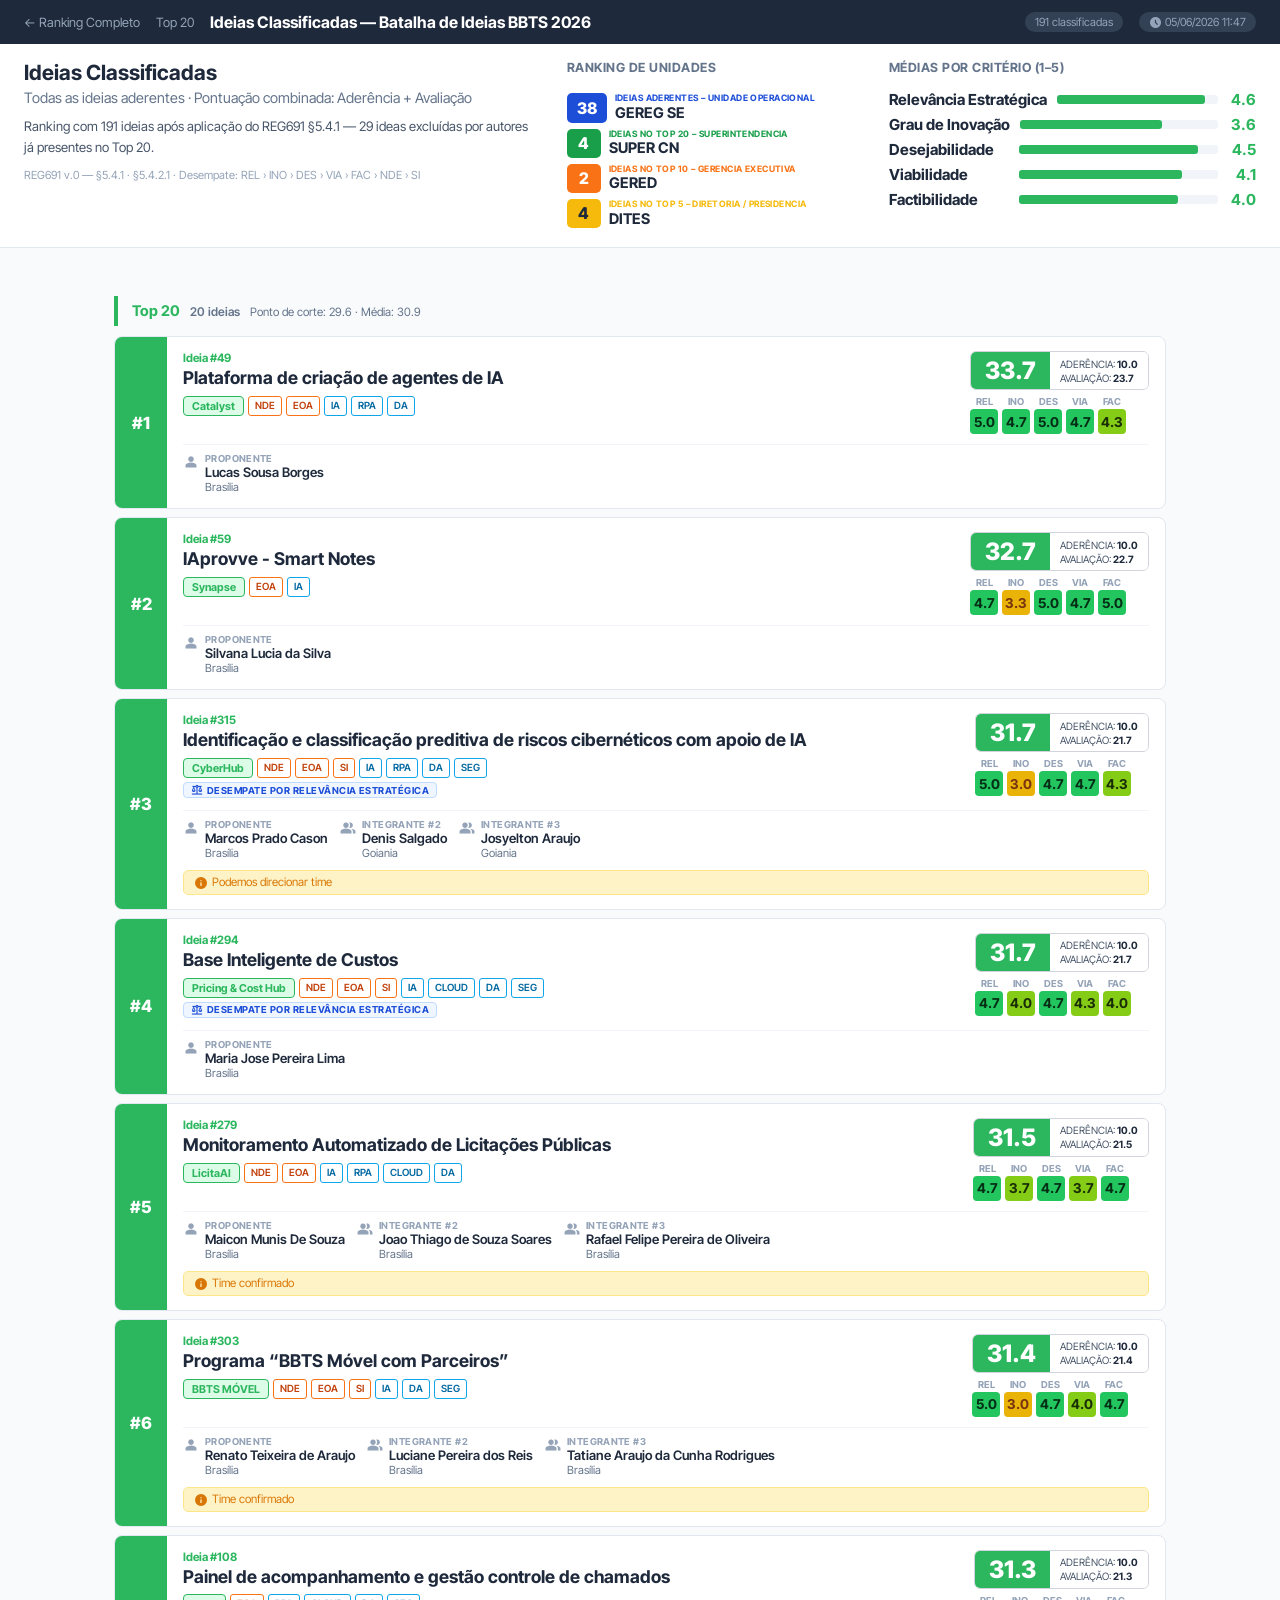
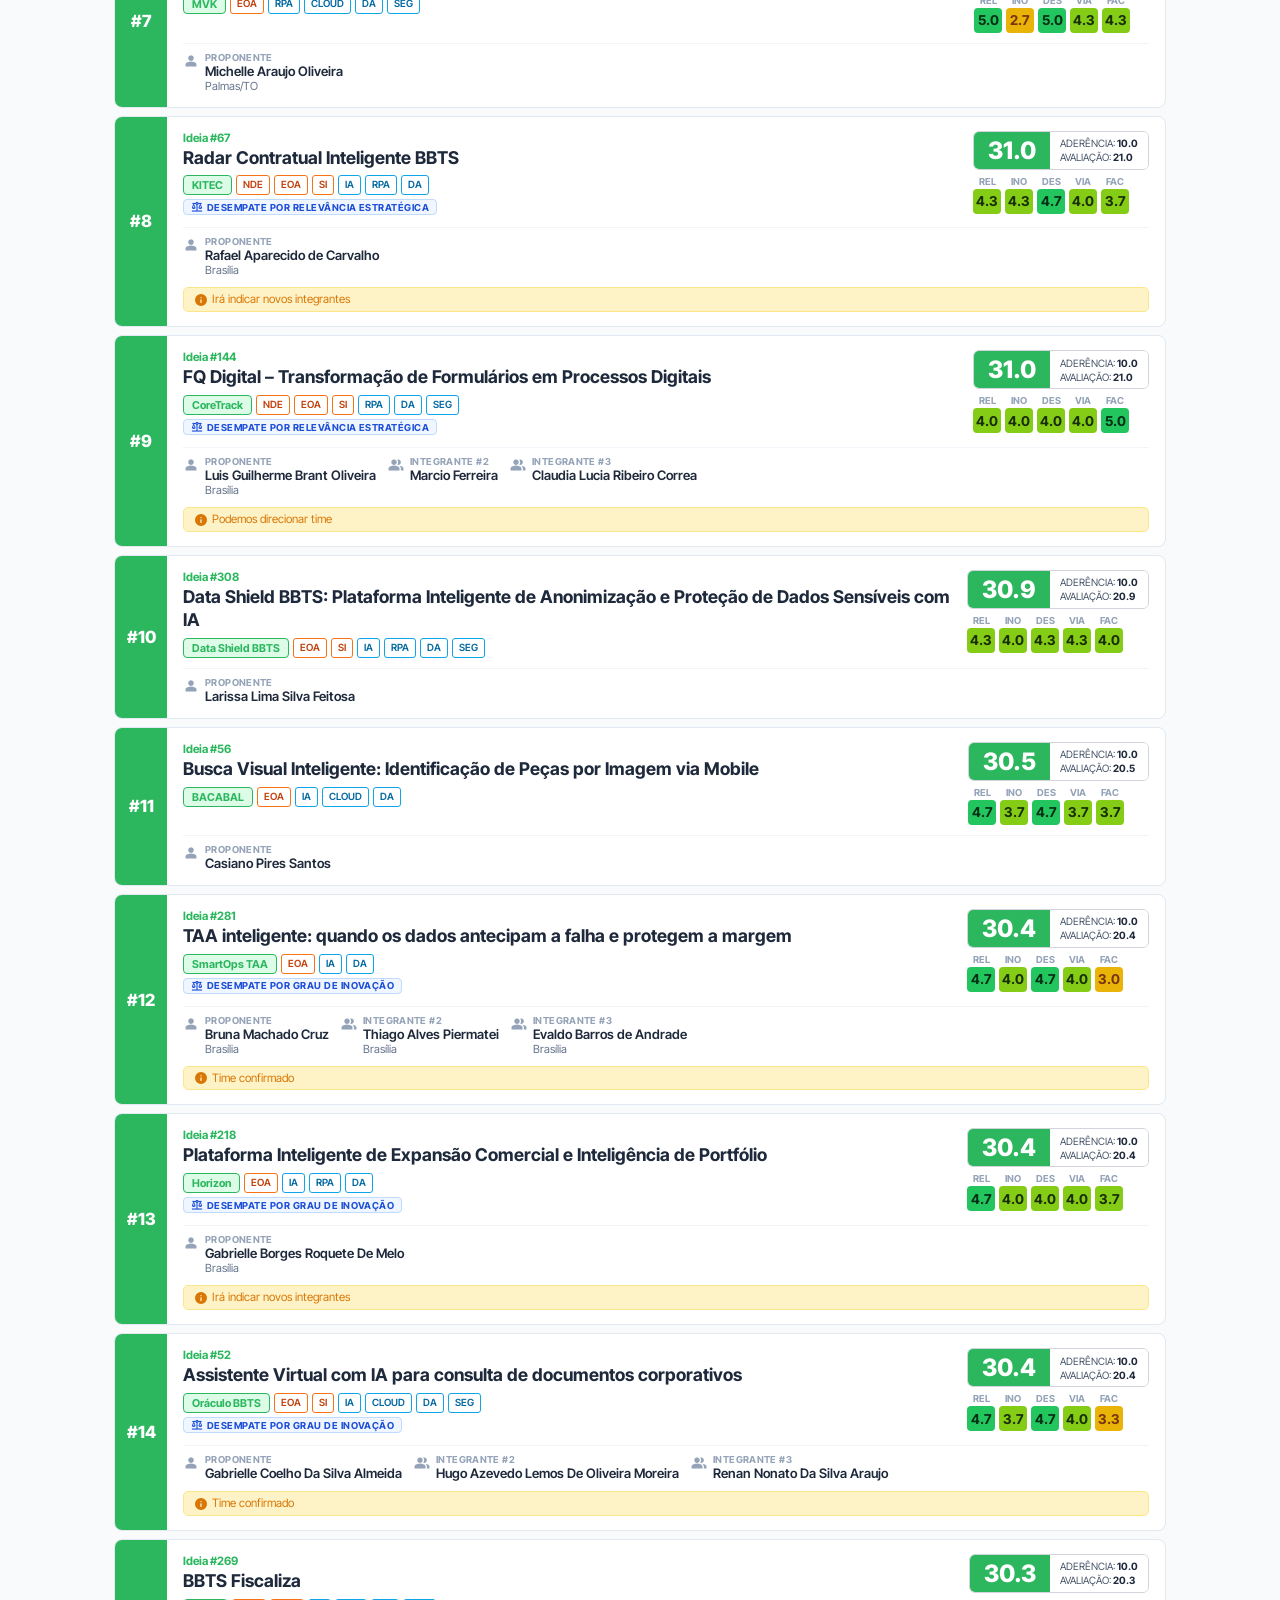
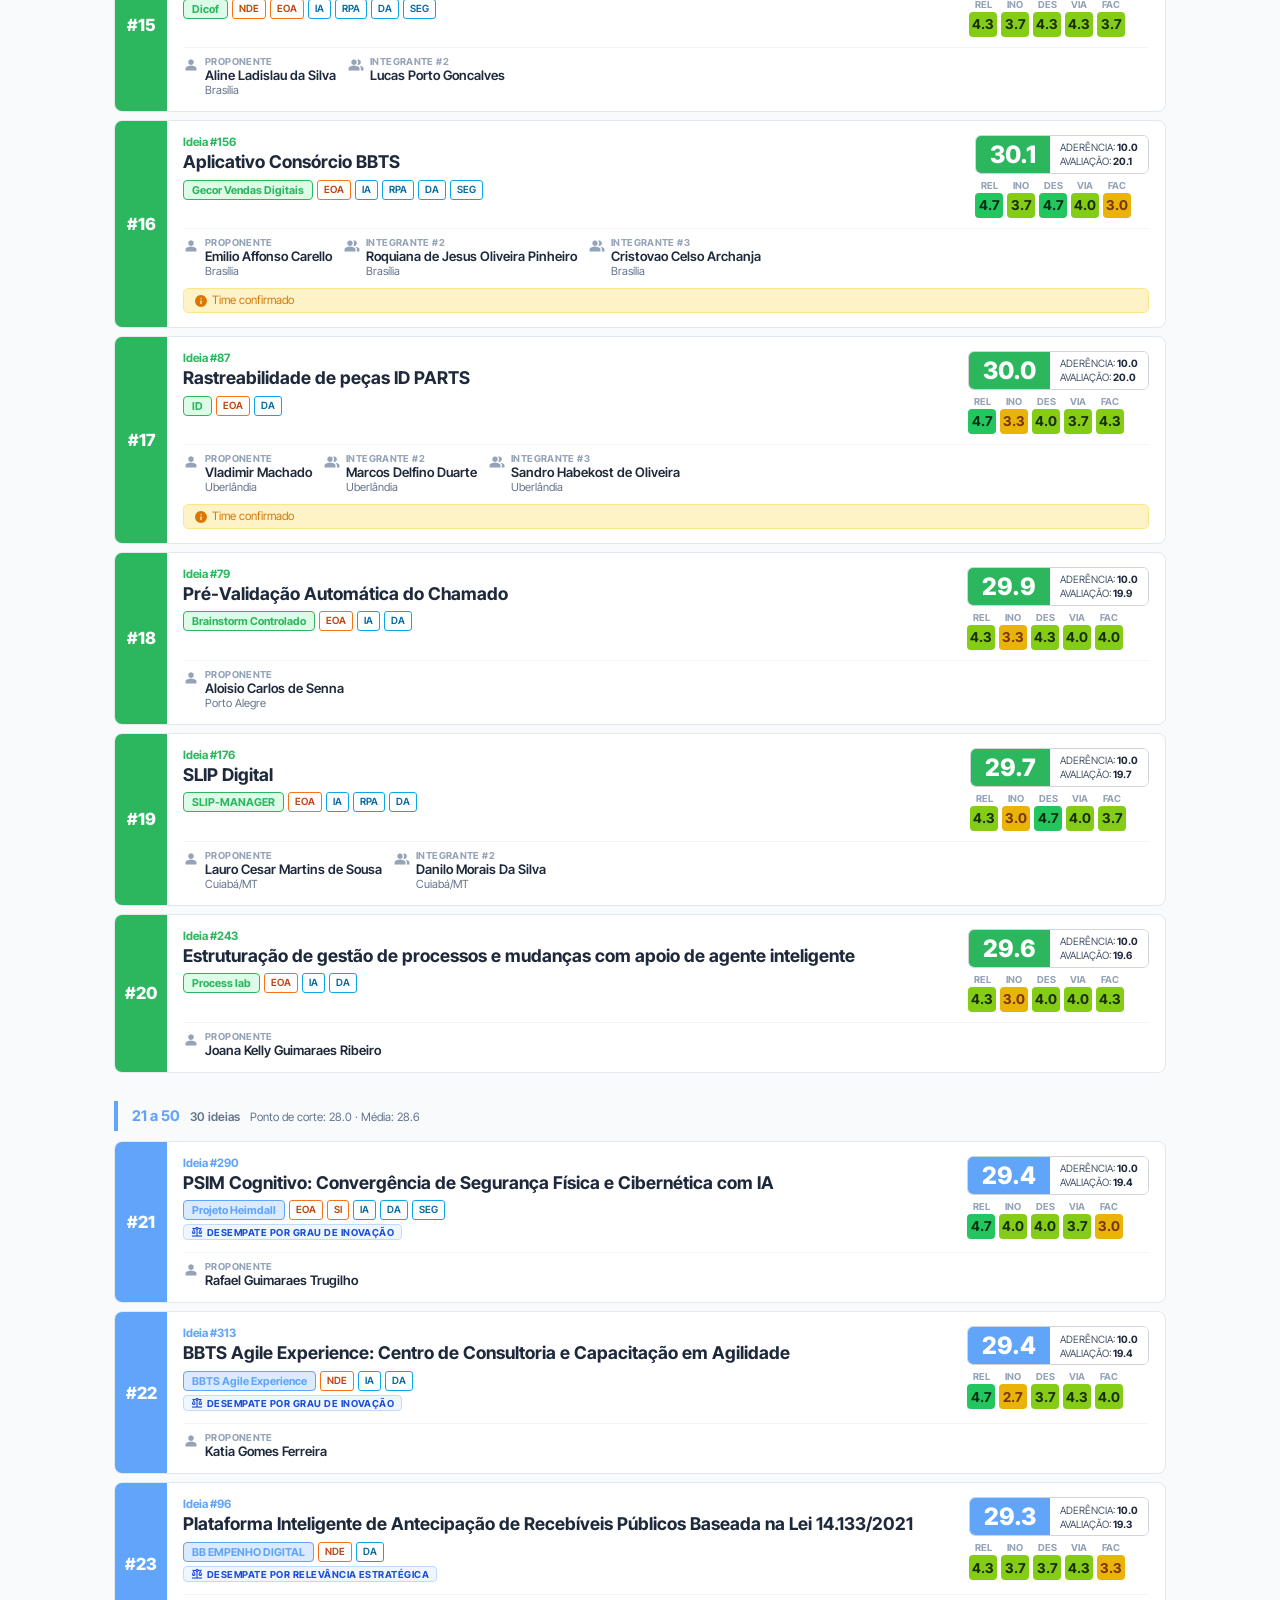
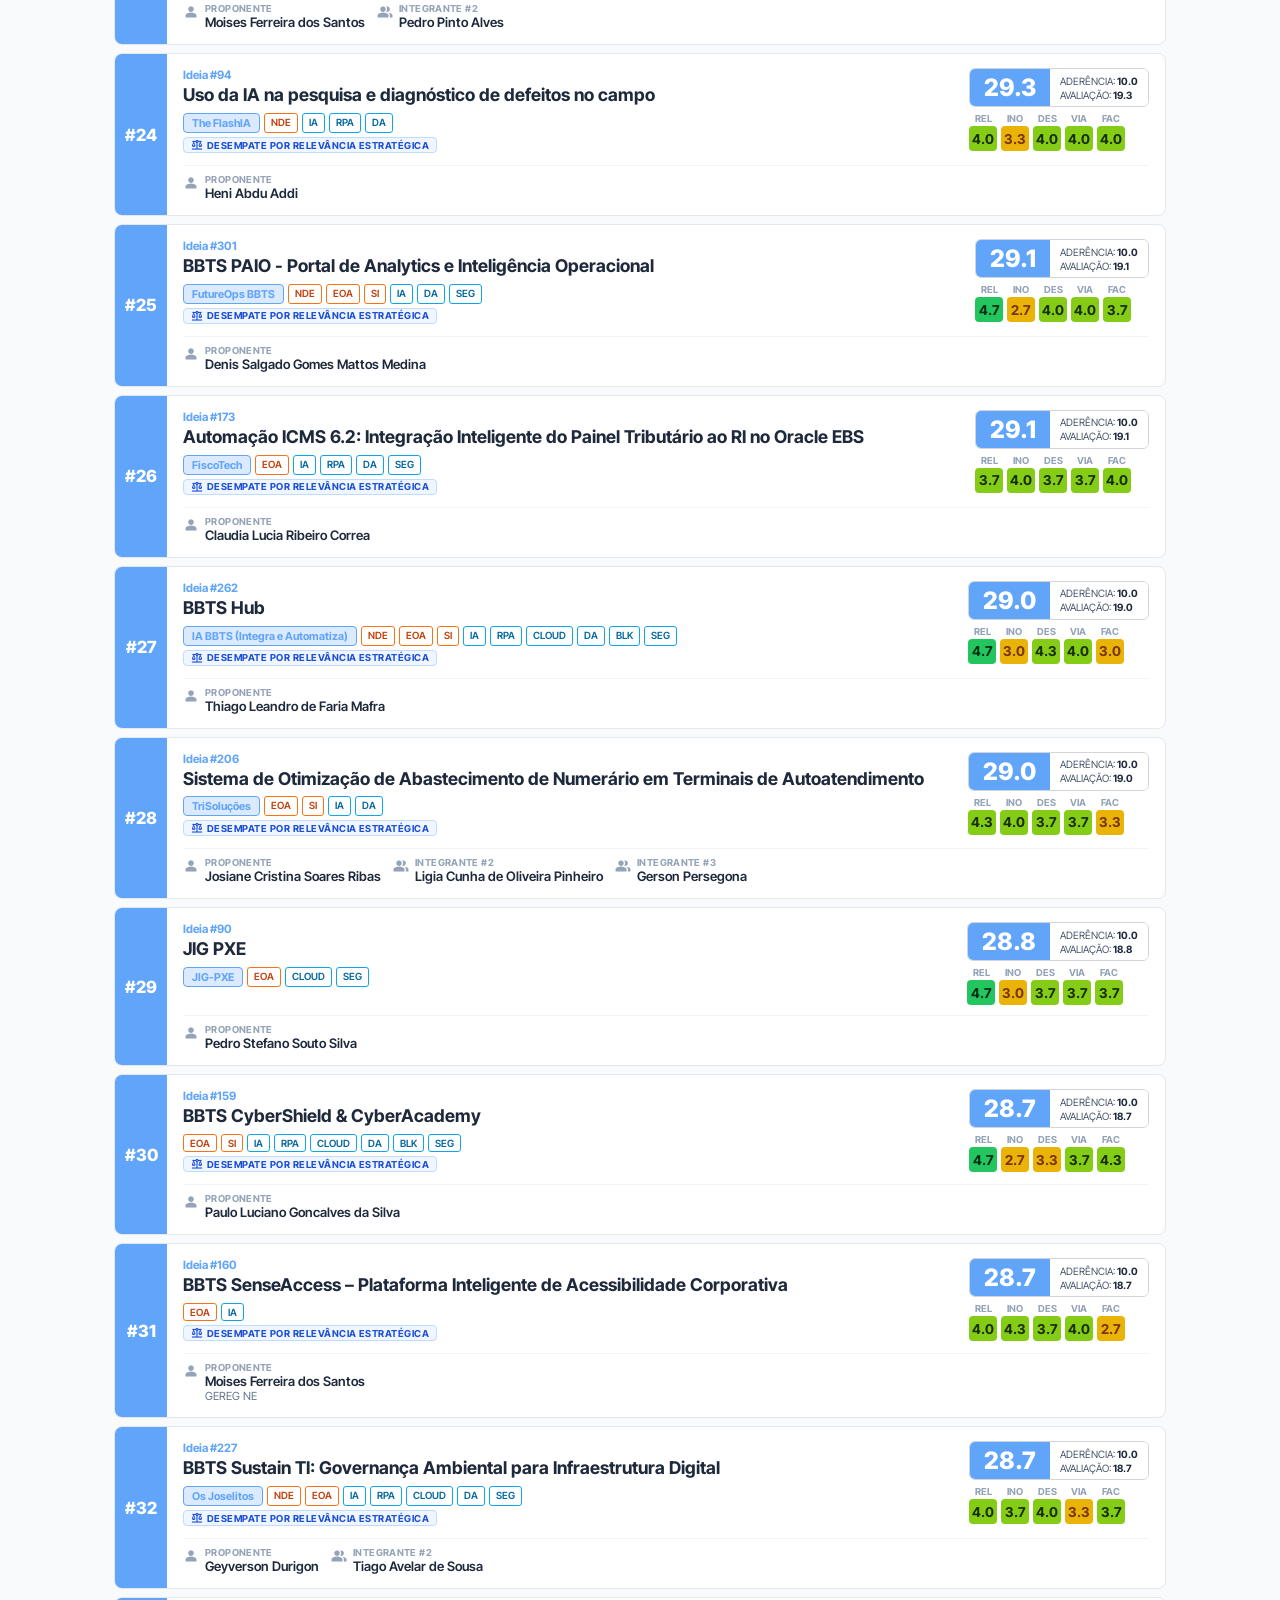
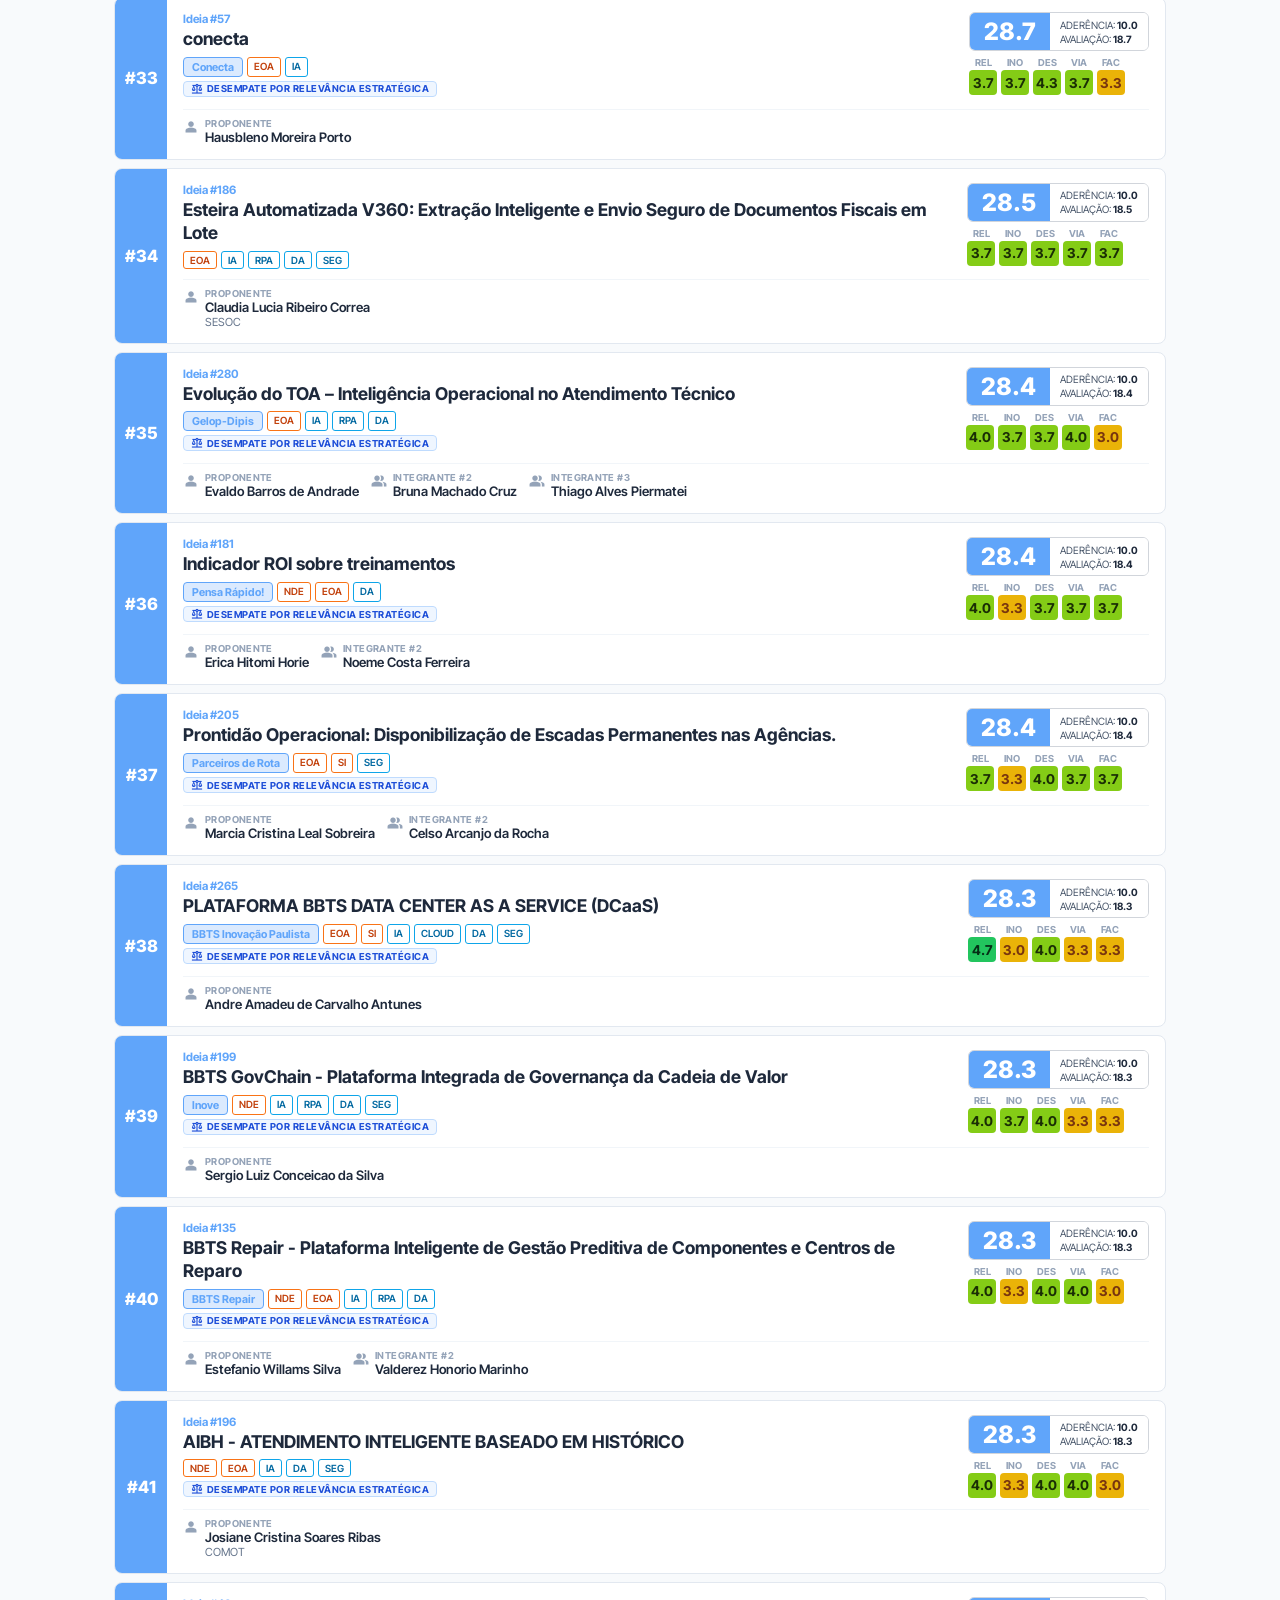
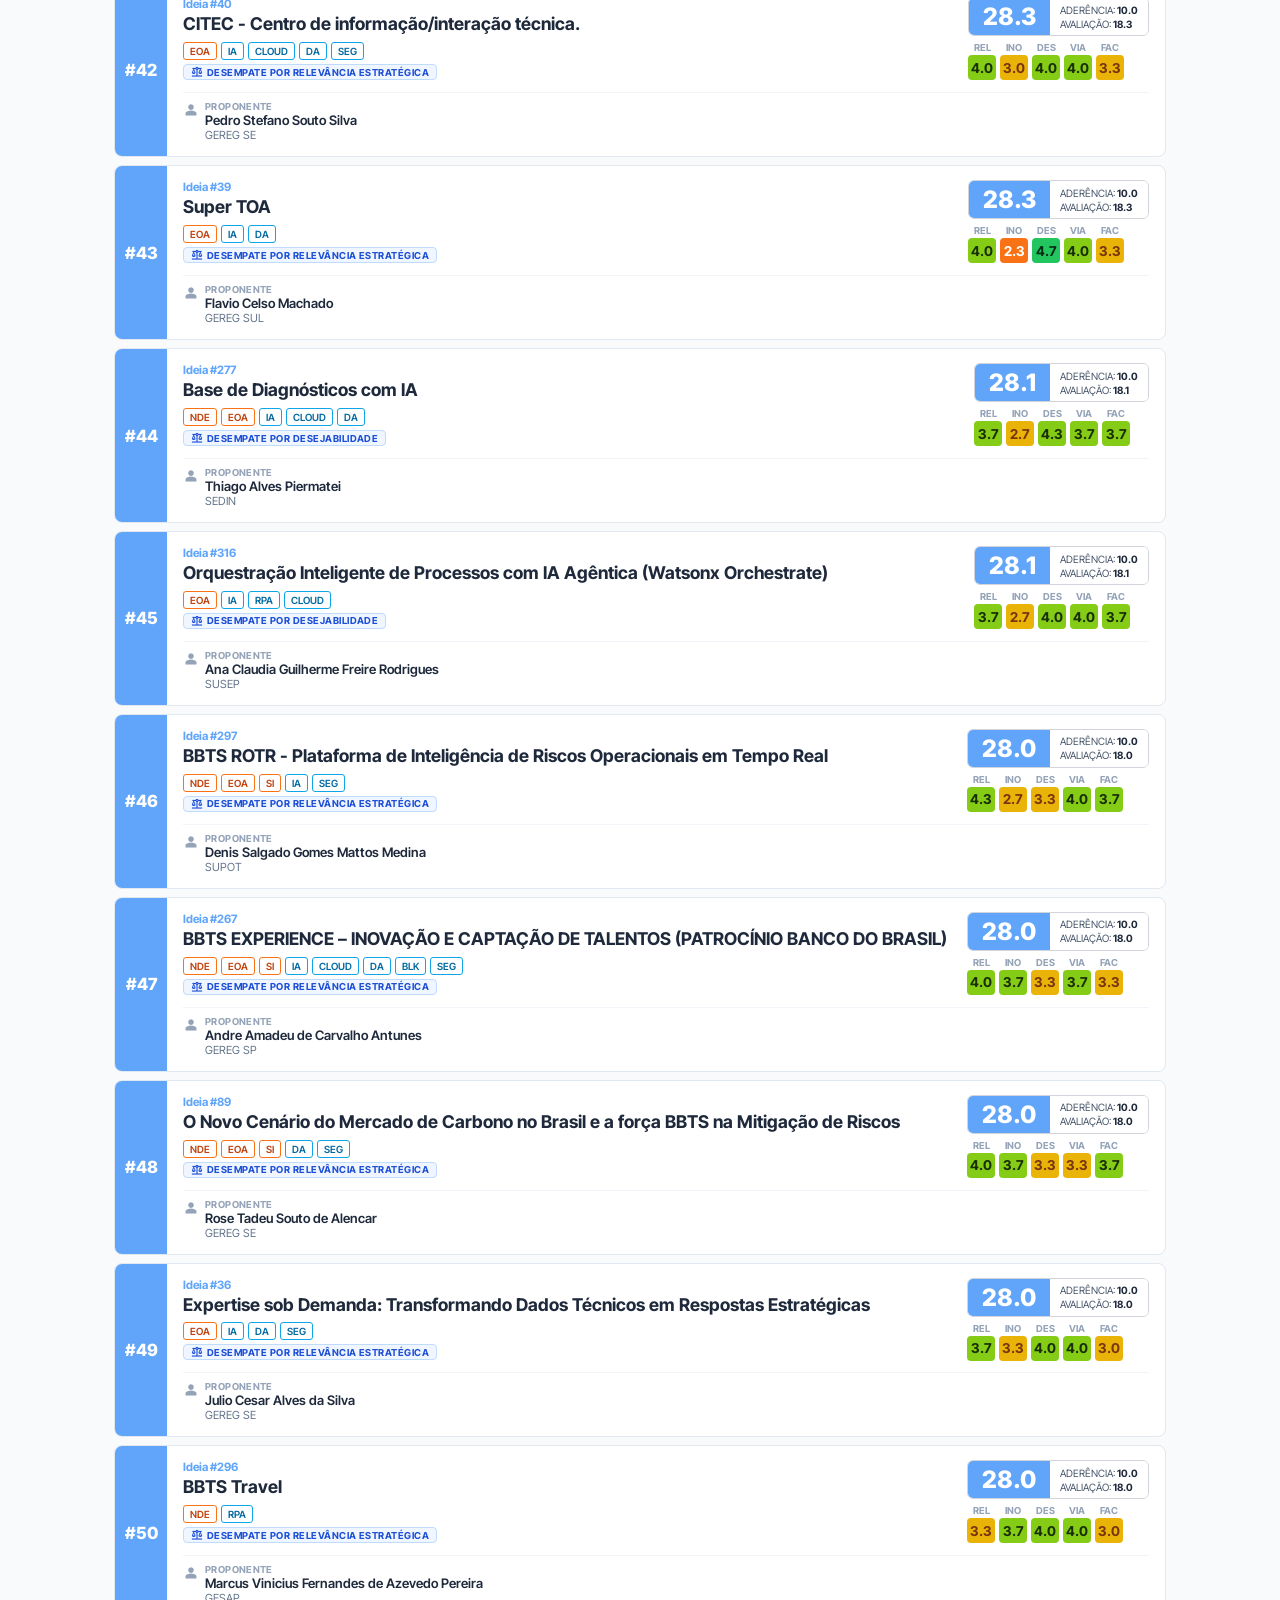
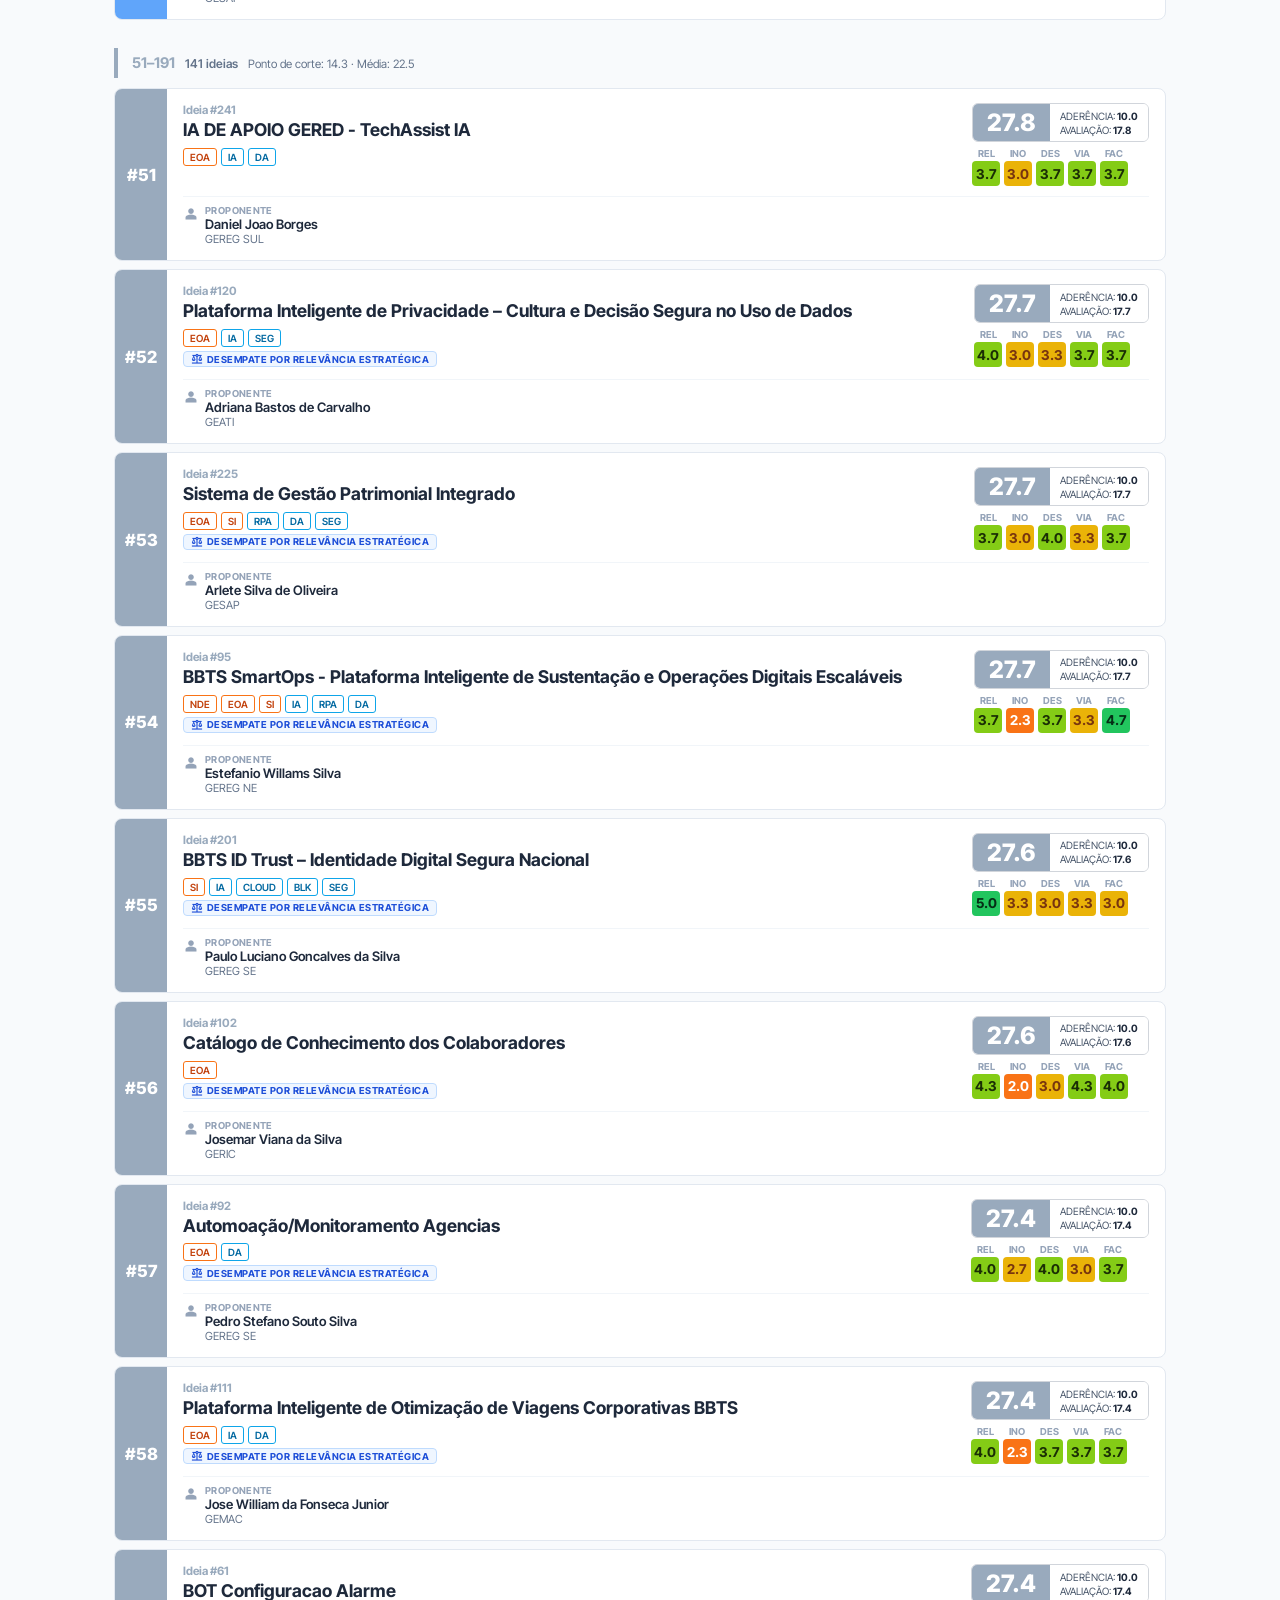
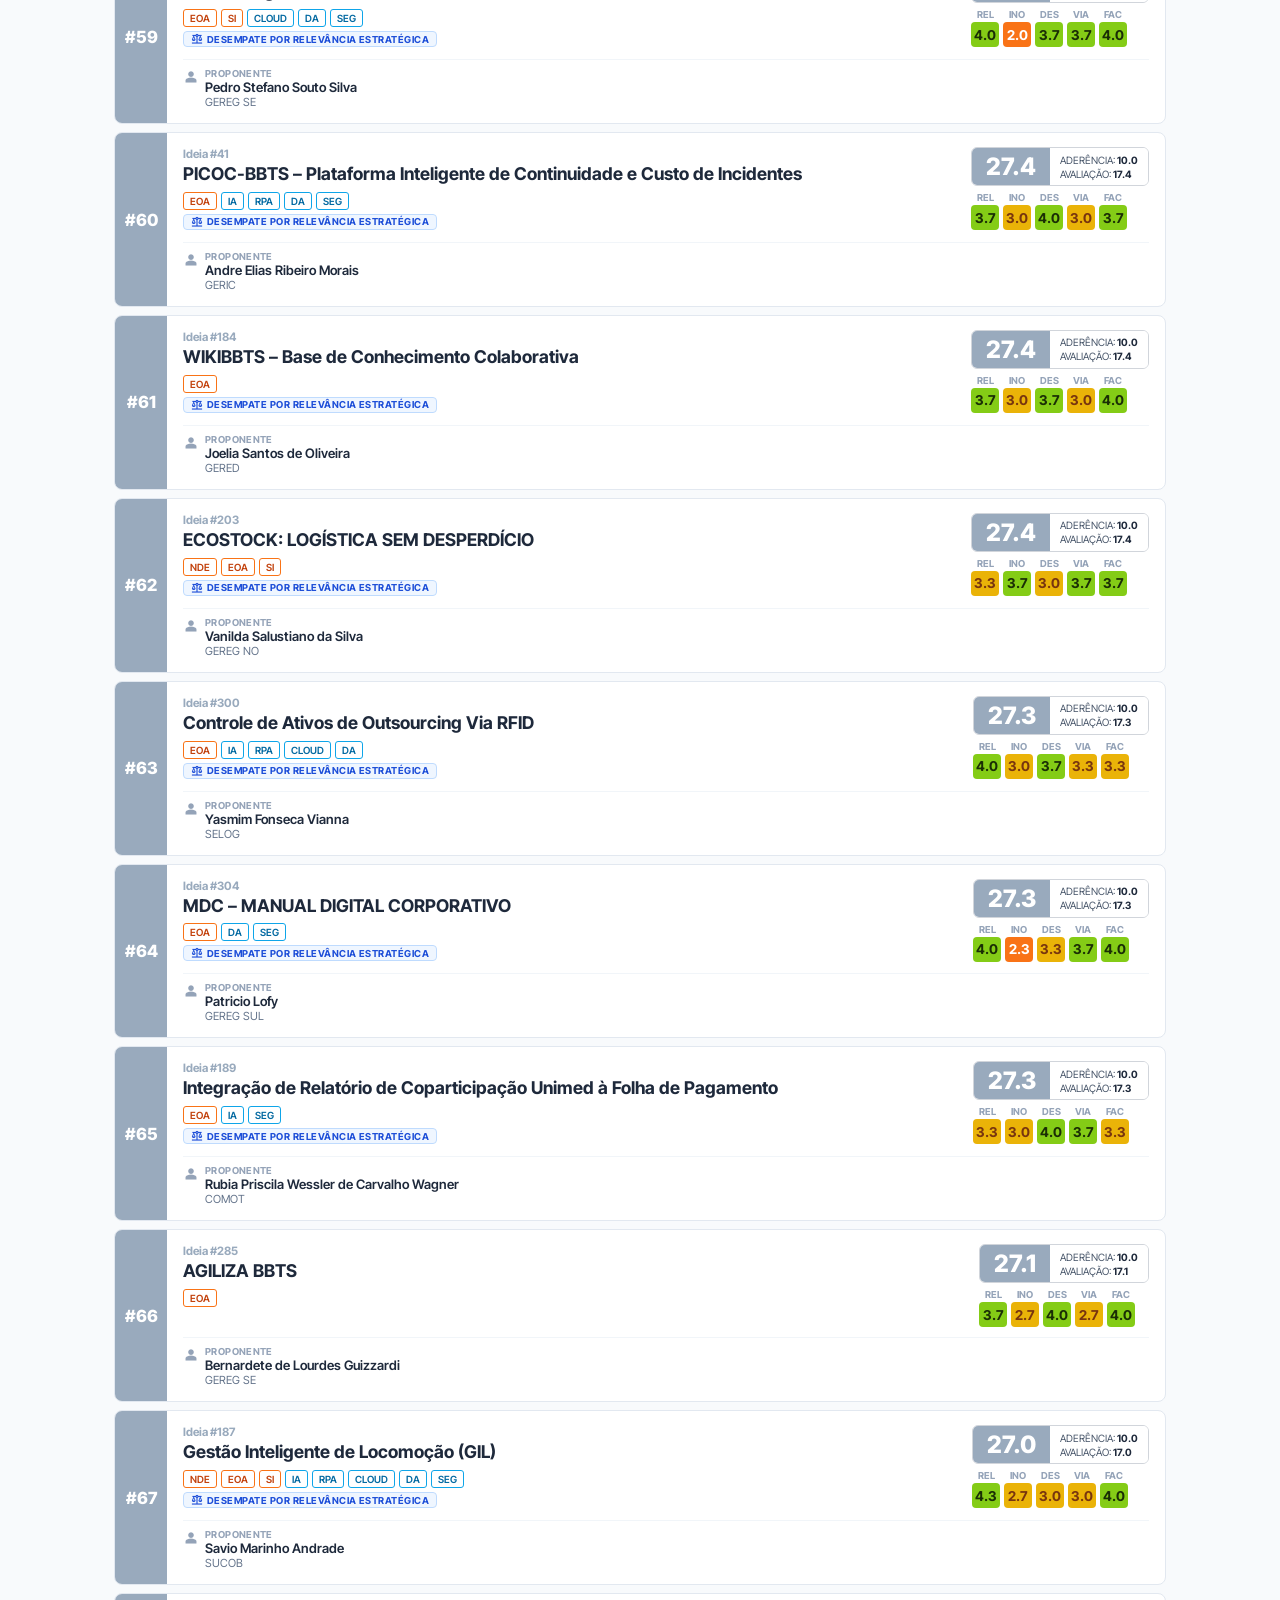
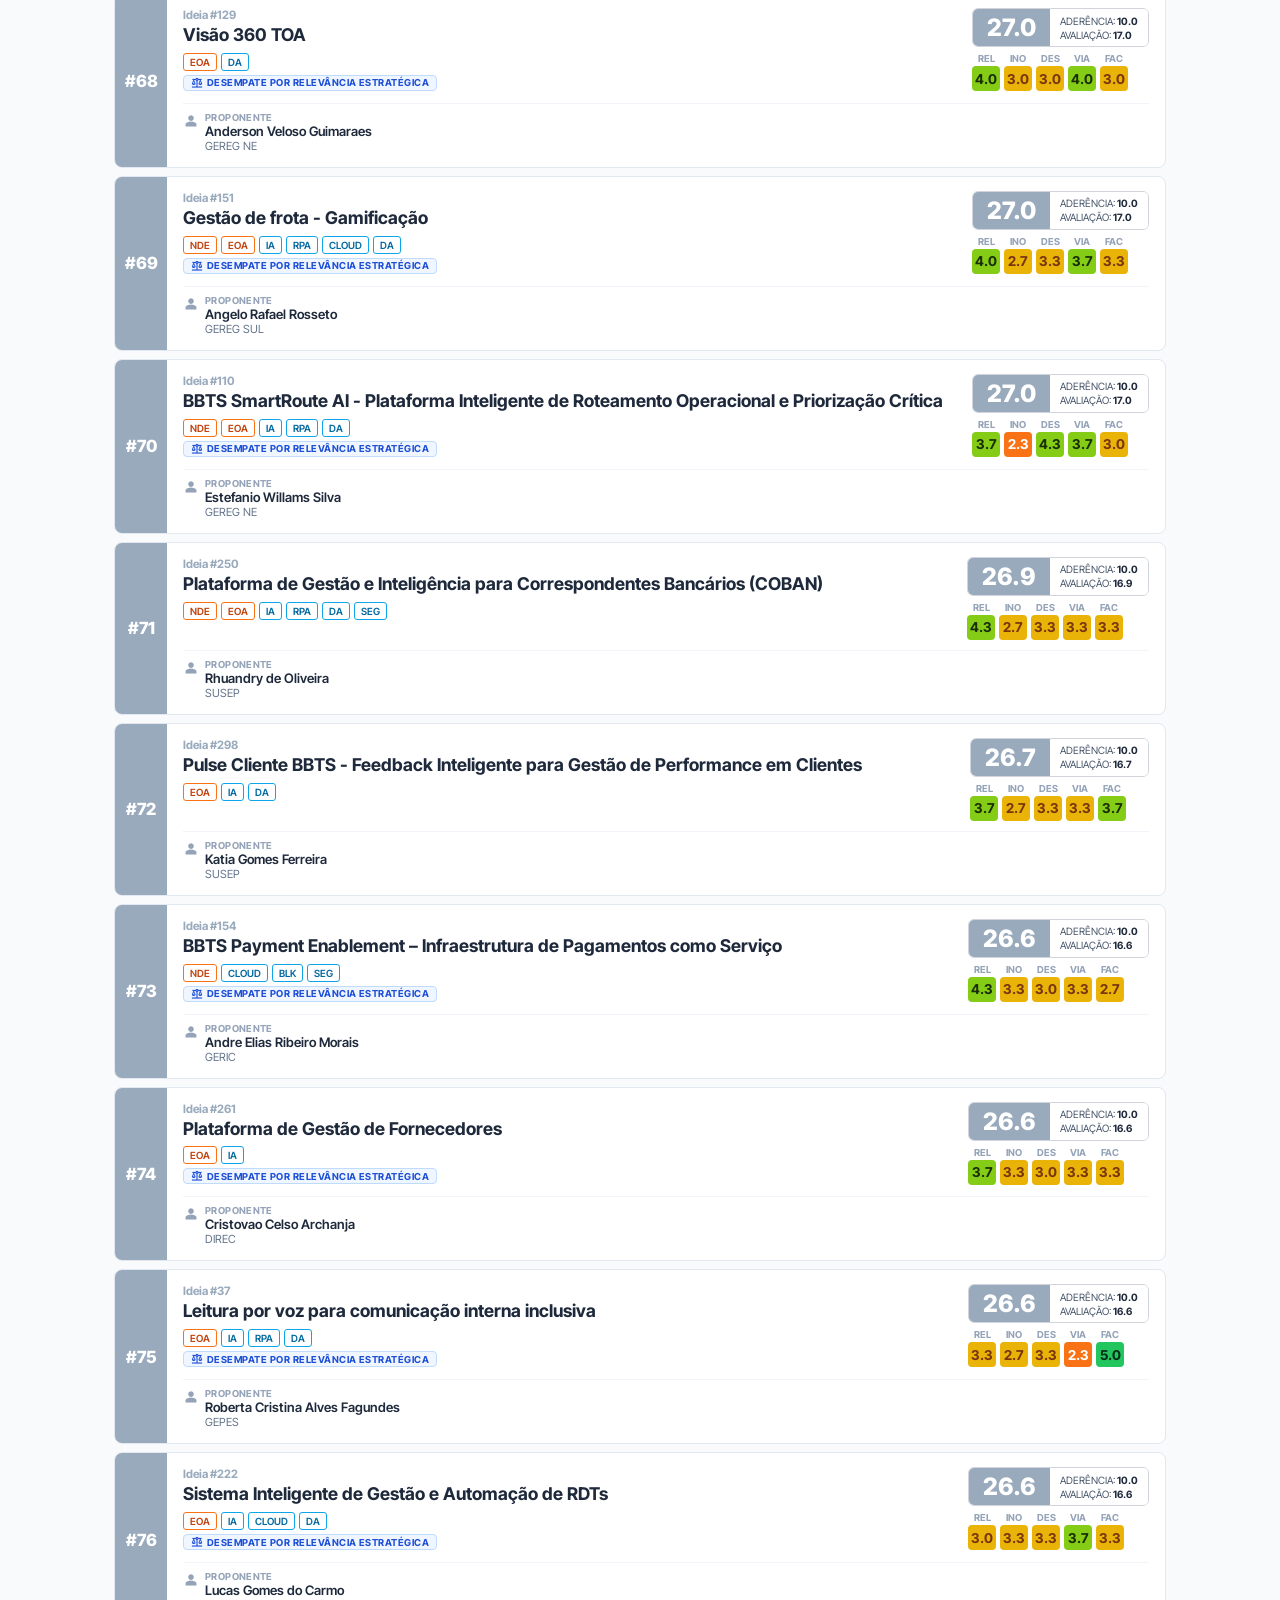
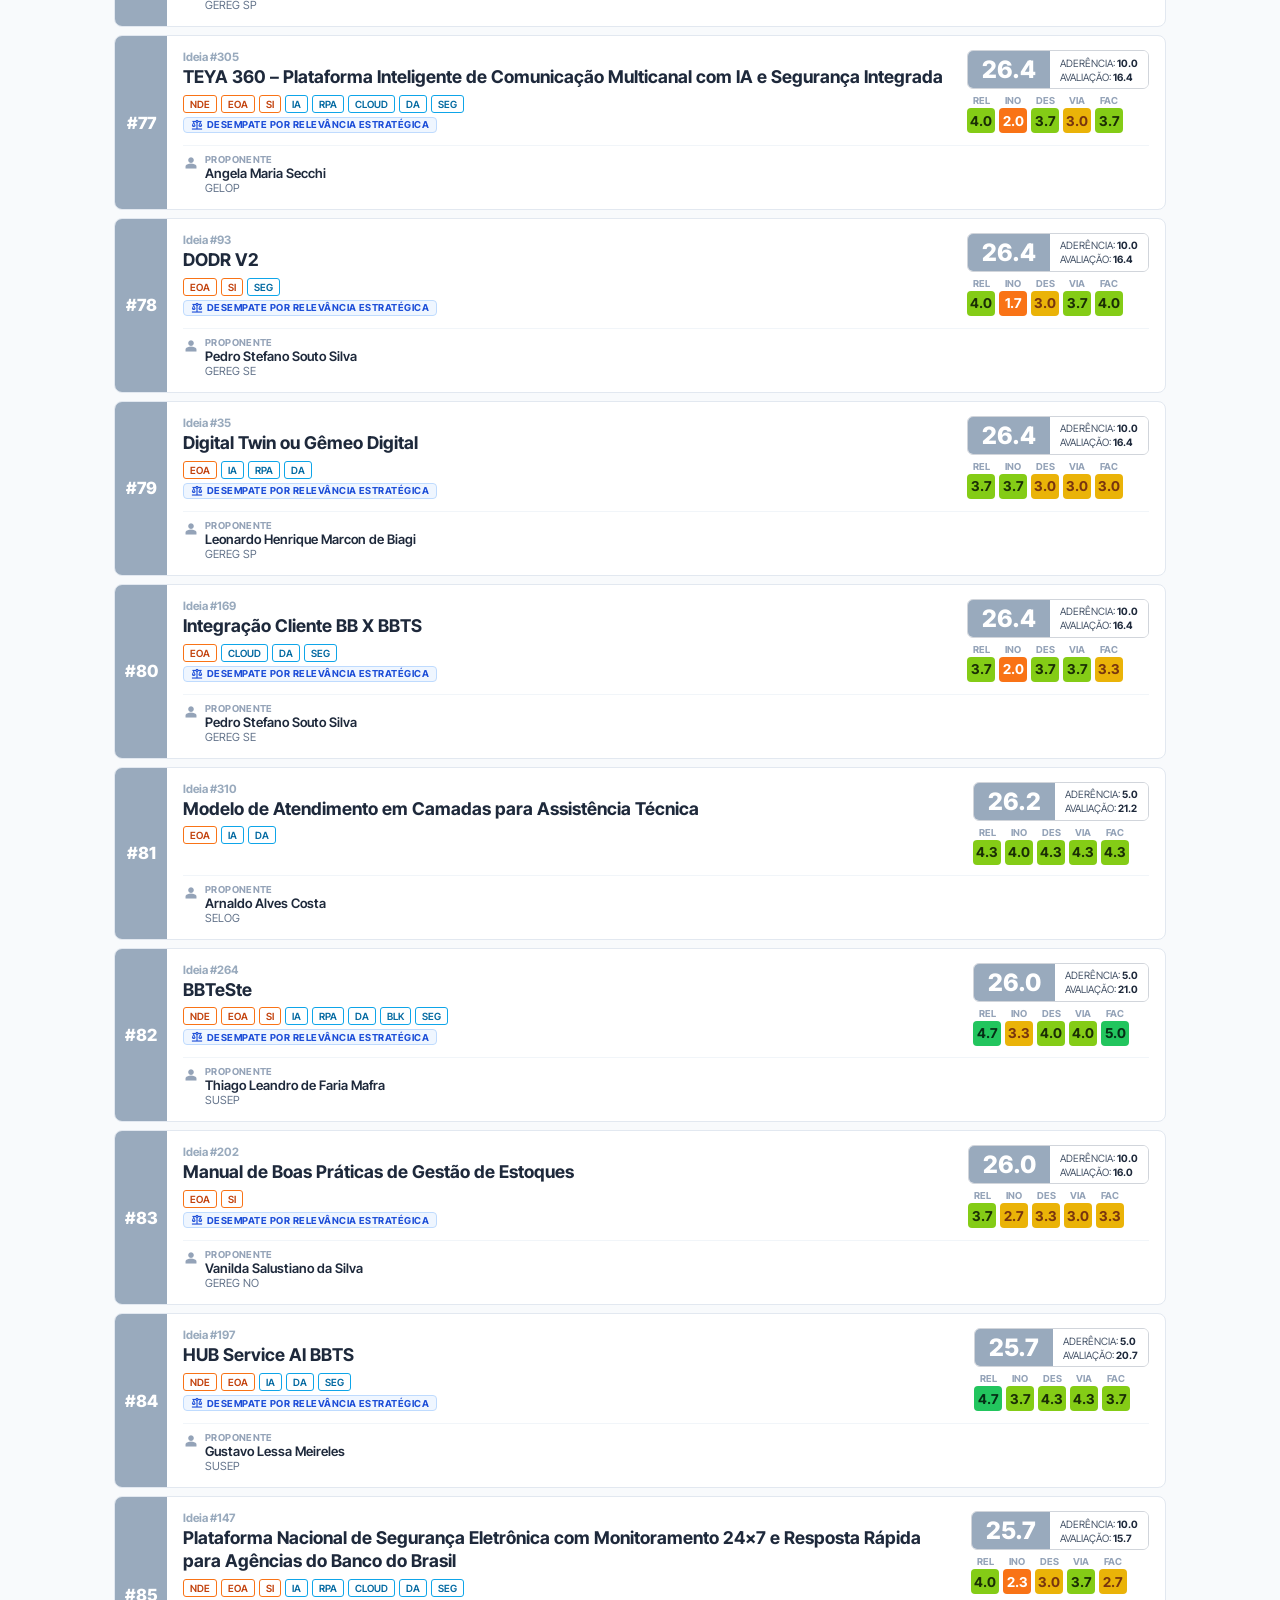
<file: IDEIAS_CLASSIFICADAS.html>
<!DOCTYPE html>
<html lang="pt-BR">
<head>
<meta charset="UTF-8">
<meta name="viewport" content="width=device-width,initial-scale=1">
<title>Ideias Classificadas — Batalha de Ideias BBTS 2026</title>
<link rel="preconnect" href="https://fonts.googleapis.com">
<link rel="preconnect" href="https://fonts.gstatic.com" crossorigin>
<link href="https://fonts.googleapis.com/css2?family=Inter+Tight:ital,wght@0,300;0,400;0,500;0,600;0,700;1,400&display=swap" rel="stylesheet">
<link href="https://fonts.googleapis.com/css2?family=Material+Symbols+Outlined:opsz,wght,FILL,GRAD@24,400,0,0" rel="stylesheet">
<style>
:root{--bg:#f8fafc;--borda:#e2e8f0;--cinza:#64748b;--txt:#1e293b;}
*{box-sizing:border-box;margin:0;padding:0;}
body{font-family:'Inter Tight','Segoe UI',sans-serif;background:var(--bg);color:var(--txt);font-size:16px;}
.material-symbols-outlined{font-family:'Material Symbols Outlined';font-variation-settings:'FILL' 1,'wght' 500,'GRAD' 0,'opsz' 24;line-height:1;display:inline-block;font-style:normal;-webkit-font-feature-settings:'liga';}

header{background:#1e293b;color:#fff;padding:12px 24px;display:flex;align-items:center;gap:16px;position:sticky;top:0;z-index:200;flex-wrap:wrap;}
header a{color:#94a3b8;text-decoration:none;font-size:0.8rem;}
header a:hover{color:#fff;}
header h1{font-size:1rem;font-weight:700;flex:1;}
.hbadge{font-size:0.7rem;background:#334155;padding:3px 10px;border-radius:20px;color:#94a3b8;}

.stat-bar{background:#fff;border-bottom:1px solid var(--borda);padding:16px 24px;display:grid;grid-template-columns:1.4fr 0.8fr 1fr;gap:28px;}
.pb-col{display:flex;flex-direction:column;gap:4px;}
.pb-name{font-size:1.31rem;font-weight:700;}
.pb-cargo{font-size:0.9rem;color:var(--cinza);}
.pb-desc{font-size:0.82rem;color:#475569;line-height:1.6;margin-top:6px;}
.pb-metodo-ref{font-size:0.7rem;color:#94a3b8;margin-top:6px;}
.pb-sec-label{font-size:0.79rem;font-weight:700;text-transform:uppercase;letter-spacing:.5px;color:var(--cinza);margin-bottom:7px;}
.pb-stats{display:flex;flex-direction:column;gap:8px;}
.pb-stat-row{display:flex;align-items:center;gap:8px;}
.pb-stat-badge{font-size:0.88rem;font-weight:700;padding:2px 10px;border-radius:20px;}
.pb-hbars{display:flex;flex-direction:column;gap:6px;}
.pb-hbar-row{display:flex;align-items:center;gap:10px;}
.pb-hbar-label{font-size:0.95rem;font-weight:700;color:var(--txt);min-width:120px;}
.pb-hbar-track{flex:1;background:#f1f5f9;border-radius:3px;height:9px;max-width:200px;}
.pb-hbar-fill{height:100%;border-radius:3px;transition:width .3s;}
.pb-hbar-val{font-size:0.95rem;font-weight:700;min-width:28px;text-align:right;}

#content{padding:20px 24px;max-width:1100px;margin:0 auto;}
.section-hd{border-left:4px solid;padding:6px 0 6px 14px;margin:28px 0 10px;display:flex;align-items:baseline;gap:10px;flex-wrap:wrap;}
.section-title{font-size:0.92rem;font-weight:700;}
.section-count{font-size:0.75rem;color:var(--cinza);font-weight:600;}
.section-desc{font-size:0.72rem;color:var(--cinza);}

.idea-card{display:grid;grid-template-columns:52px 1fr;gap:0;margin:8px 0;border:1px solid var(--borda);border-radius:8px;background:#fff;overflow:hidden;}
.card-rank{display:flex;align-items:center;justify-content:center;font-size:1.05rem;font-weight:800;color:#fff;padding:0 8px;min-height:80px;min-width:52px;text-align:center;}
.card-body{padding:14px 16px;display:flex;flex-direction:column;gap:10px;}
.card-top{display:flex;justify-content:space-between;gap:16px;align-items:flex-start;}
.card-label{flex:1;min-width:0;}
.idea-id{font-size:0.72rem;font-weight:700;margin-bottom:2px;}
.idea-title{font-size:1.1rem;font-weight:700;color:var(--txt);line-height:1.3;}
.card-meta{display:flex;gap:4px;flex-wrap:wrap;margin-top:6px;}
.chip{font-size:0.62rem;font-weight:600;padding:2px 6px;border-radius:3px;border:1px solid;white-space:nowrap;}
.chip-arena{border-color:#f97316;color:#c2410c;}
.chip-tec{border-color:#0ea5e9;color:#0369a1;}
.time-badge{font-size:0.68rem;font-weight:700;padding:2px 8px;border-radius:4px;border:1px solid;}
.card-score-wrap{display:flex;flex-direction:column;gap:6px;align-items:flex-start;flex-shrink:0;}
.score-block{display:flex;align-items:stretch;border-radius:6px;overflow:hidden;border:1px solid #d1d5db;}
.score-badge{font-size:1.5rem;font-weight:800;color:#fff;padding:4px 14px;display:flex;align-items:center;justify-content:center;min-width:68px;}
.score-meta{background:#fff;display:flex;flex-direction:column;justify-content:center;padding:4px 10px;gap:2px;}
.score-row{font-size:0.63rem;color:#475569;white-space:nowrap;}
.score-row b{color:#1e293b;font-weight:700;}
.crits-row{display:flex;gap:4px;}
.crit-item{display:flex;flex-direction:column;align-items:center;gap:2px;}
.crit-lbl{font-size:0.6rem;font-weight:700;color:#94a3b8;text-transform:uppercase;}
.sc{display:inline-flex;align-items:center;justify-content:center;width:28px;height:25px;border-radius:4px;font-size:0.85rem;font-weight:700;}
.sc-1{background:#ef4444;color:#fff;}.sc-2{background:#f97316;color:#fff;}
.sc-3{background:#eab308;color:#78350f;}.sc-4{background:#84cc16;color:#1a2e05;}
.sc-5{background:#22c55e;color:#052e16;}.sc-null{background:#e2e8f0;color:#94a3b8;}
.card-membros{display:flex;flex-wrap:wrap;gap:12px;padding-top:8px;border-top:1px solid #f1f5f9;}
.membro{display:flex;align-items:flex-start;gap:6px;}
.membro-icon{font-size:16px;color:#94a3b8;margin-top:1px;flex-shrink:0;}
.membro-role{display:block;font-size:0.6rem;font-weight:700;text-transform:uppercase;letter-spacing:.04em;color:#94a3b8;}
.membro-nome{display:block;font-size:0.82rem;font-weight:600;color:#1e293b;white-space:nowrap;}
.membro-local{display:block;font-size:0.7rem;color:var(--cinza);}
.tiebreak-badge{display:inline-flex;align-items:center;gap:4px;font-size:0.6rem;font-weight:700;color:#1d4ed8;background:#eff6ff;border:1px solid #bfdbfe;border-radius:4px;padding:1px 7px;text-transform:uppercase;letter-spacing:.05em;margin-top:4px;}
.obs-note{font-size:0.72rem;color:#d97706;background:#fef3c7;border:1px solid #fde68a;border-radius:5px;padding:4px 10px;}

.nc-section-hd{display:flex;align-items:baseline;gap:10px;flex-wrap:wrap;border-left:4px solid #7c3aed;padding:6px 0 6px 14px;margin:32px 0 12px;}
.nc-section-title{font-size:0.92rem;font-weight:700;color:#7c3aed;}
.nc-section-count{font-size:0.73rem;font-weight:600;color:var(--cinza);}
.nc-grid{display:grid;grid-template-columns:repeat(auto-fill,minmax(220px,1fr));gap:12px;}
.nc-card{background:#fff;border:1px solid var(--borda);border-radius:8px;padding:14px;display:flex;flex-direction:column;gap:6px;border-left:3px solid;}
.nc-meta{display:inline-flex;align-items:center;justify-content:center;font-size:0.7rem;font-weight:600;padding:3px 10px;border-radius:5px;color:#fff;width:fit-content;}
.nc-title{font-size:0.88rem;font-weight:700;color:var(--txt);line-height:1.3;}
.nc-author{font-size:0.75rem;color:#94a3b8;}
.nc-badges{display:flex;gap:4px;flex-wrap:wrap;margin-top:2px;}
.nc-badge{font-size:0.65rem;font-weight:600;padding:2px 7px;border-radius:4px;border:1px solid;white-space:nowrap;}
</style>
</head>
<body>
<header>
  <a href="ranking_tabs.html">← Ranking Completo</a>
  <a href="TOP 20 IDEIAS.html">Top 20</a>
  <h1>Ideias Classificadas — Batalha de Ideias BBTS 2026</h1>
  <div class="hbadge">191 classificadas</div>
  <div class="hbadge"><span class="material-symbols-outlined" style="font-size:13px;vertical-align:middle;margin-right:3px">schedule</span>05/06/2026 11:47</div>
</header>

<div class="stat-bar">
  <div class="pb-col">
    <div class="pb-name">Ideias Classificadas</div>
    <div class="pb-cargo">Todas as ideias aderentes · Pontuação combinada: Aderência + Avaliação</div>
    <div class="pb-desc">Ranking com 191 ideias após aplicação do REG691 §5.4.1 — 29 ideas excluídas por autores já presentes no Top 20.</div>
    <div class="pb-metodo-ref">REG691 v.0 — §5.4.1 · §5.4.2.1 · Desempate: REL › INO › DES › VIA › FAC › NDE › SI</div>
  </div>
  <div class="pb-col">
    <div class="pb-sec-label">Ranking de Unidades</div>
    <div style="margin-top:4px"><div style="padding:3px 0;display:flex;align-items:center;gap:8px"><span style="background:#1d4ed8;color:#fff;font-size:1rem;font-weight:800;padding:4px 10px;border-radius:5px;min-width:34px;text-align:center;flex-shrink:0;line-height:1.3;align-self:stretch;display:flex;align-items:center;justify-content:center">38</span><div style="display:flex;flex-direction:column;justify-content:center;gap:1px"><span style="font-size:0.55rem;font-weight:700;color:#1d4ed8;text-transform:uppercase;letter-spacing:.05em;line-height:1.2">IDEIAS ADERENTES – UNIDADE OPERACIONAL</span><span style="font-size:0.92rem;font-weight:700;color:#1e293b;line-height:1.2">GEREG SE</span></div></div><div style="padding:3px 0;display:flex;align-items:center;gap:8px"><span style="background:#199f4a;color:#fff;font-size:1rem;font-weight:800;padding:4px 10px;border-radius:5px;min-width:34px;text-align:center;flex-shrink:0;line-height:1.3;align-self:stretch;display:flex;align-items:center;justify-content:center">4</span><div style="display:flex;flex-direction:column;justify-content:center;gap:1px"><span style="font-size:0.55rem;font-weight:700;color:#199f4a;text-transform:uppercase;letter-spacing:.05em;line-height:1.2">IDEIAS NO TOP 20 – SUPERINTENDENCIA</span><span style="font-size:0.92rem;font-weight:700;color:#1e293b;line-height:1.2">SUPER CN</span></div></div><div style="padding:3px 0;display:flex;align-items:center;gap:8px"><span style="background:#f97316;color:#fff;font-size:1rem;font-weight:800;padding:4px 10px;border-radius:5px;min-width:34px;text-align:center;flex-shrink:0;line-height:1.3;align-self:stretch;display:flex;align-items:center;justify-content:center">2</span><div style="display:flex;flex-direction:column;justify-content:center;gap:1px"><span style="font-size:0.55rem;font-weight:700;color:#f97316;text-transform:uppercase;letter-spacing:.05em;line-height:1.2">IDEIAS NO TOP 10 – GERENCIA EXECUTIVA</span><span style="font-size:0.92rem;font-weight:700;color:#1e293b;line-height:1.2">GERED</span></div></div><div style="padding:3px 0;display:flex;align-items:center;gap:8px"><span style="background:#f5ba0b;color:#1e293b;font-size:1rem;font-weight:800;padding:4px 10px;border-radius:5px;min-width:34px;text-align:center;flex-shrink:0;line-height:1.3;align-self:stretch;display:flex;align-items:center;justify-content:center">4</span><div style="display:flex;flex-direction:column;justify-content:center;gap:1px"><span style="font-size:0.55rem;font-weight:700;color:#f5ba0b;text-transform:uppercase;letter-spacing:.05em;line-height:1.2">IDEIAS NO TOP 5 – DIRETORIA / PRESIDENCIA</span><span style="font-size:0.92rem;font-weight:700;color:#1e293b;line-height:1.2">DITES</span></div></div></div>
  </div>
  <div class="pb-col">
    <div class="pb-sec-label">Médias por critério (1–5)</div>
    <div class="pb-hbars" style="margin-top:4px"><div class="pb-hbar-row"><div class="pb-hbar-label">Relevância Estratégica</div><div class="pb-hbar-track"><div class="pb-hbar-fill" style="width:92%;background:#2cb75f"></div></div><div class="pb-hbar-val" style="color:#2cb75f">4.6</div></div><div class="pb-hbar-row"><div class="pb-hbar-label">Grau de Inovação</div><div class="pb-hbar-track"><div class="pb-hbar-fill" style="width:72%;background:#2cb75f"></div></div><div class="pb-hbar-val" style="color:#2cb75f">3.6</div></div><div class="pb-hbar-row"><div class="pb-hbar-label">Desejabilidade</div><div class="pb-hbar-track"><div class="pb-hbar-fill" style="width:90%;background:#2cb75f"></div></div><div class="pb-hbar-val" style="color:#2cb75f">4.5</div></div><div class="pb-hbar-row"><div class="pb-hbar-label">Viabilidade</div><div class="pb-hbar-track"><div class="pb-hbar-fill" style="width:82%;background:#2cb75f"></div></div><div class="pb-hbar-val" style="color:#2cb75f">4.1</div></div><div class="pb-hbar-row"><div class="pb-hbar-label">Factibilidade</div><div class="pb-hbar-track"><div class="pb-hbar-fill" style="width:80%;background:#2cb75f"></div></div><div class="pb-hbar-val" style="color:#2cb75f">4.0</div></div></div>
  </div>
</div>

<div id="content">
  <div class="section-hd" style="border-color:#2cb75f"><span class="section-title" style="color:#2cb75f">Top 20</span><span class="section-count">20 ideias</span><span class="section-desc">Ponto de corte: 29.6 · Média: 30.9</span></div><div class="idea-card"><div class="card-rank" style="background:#2cb75f">#1</div><div class="card-body"><div class="card-top"><div class="card-label"><div class="idea-id" style="color:#2cb75f">Ideia #49</div><div class="idea-title">Plataforma de criação de agentes de IA </div><div class="card-meta"><span class="time-badge" style="background:#dcfce7;color:#2cb75f">Catalyst</span><span class="chip chip-arena" title="Negócios Digitais Escaláveis">NDE</span><span class="chip chip-arena" title="Eficiência Operacional e Automação">EOA</span><span class="chip chip-tec" title="IA / IA Generativa">IA</span><span class="chip chip-tec" title="Hiperautomação / RPA">RPA</span><span class="chip chip-tec" title="Dados / Analytics">DA</span></div></div><div class="card-score-wrap"><div class="score-block"><div class="score-badge" style="background:#2cb75f">33.7</div><div class="score-meta"><span class="score-row">ADERÊNCIA: <b>10.0</b></span><span class="score-row">AVALIAÇÃO: <b>23.7</b></span></div></div><div class="crits-row"><div class="crit-item"><span class="crit-lbl">REL</span><span class="sc sc-5">5.0</span></div><div class="crit-item"><span class="crit-lbl">INO</span><span class="sc sc-5">4.7</span></div><div class="crit-item"><span class="crit-lbl">DES</span><span class="sc sc-5">5.0</span></div><div class="crit-item"><span class="crit-lbl">VIA</span><span class="sc sc-5">4.7</span></div><div class="crit-item"><span class="crit-lbl">FAC</span><span class="sc sc-4">4.3</span></div></div></div></div><div class="card-membros"><div class="membro"><span class="material-symbols-outlined membro-icon">person</span><div><span class="membro-role">Proponente</span><span class="membro-nome">Lucas Sousa Borges</span><span class='membro-local'>Brasília</span></div></div></div></div></div><div class="idea-card"><div class="card-rank" style="background:#2cb75f">#2</div><div class="card-body"><div class="card-top"><div class="card-label"><div class="idea-id" style="color:#2cb75f">Ideia #59</div><div class="idea-title">IAprovve - Smart Notes</div><div class="card-meta"><span class="time-badge" style="background:#dcfce7;color:#2cb75f">Synapse</span><span class="chip chip-arena" title="Eficiência Operacional e Automação">EOA</span><span class="chip chip-tec" title="IA / IA Generativa">IA</span></div></div><div class="card-score-wrap"><div class="score-block"><div class="score-badge" style="background:#2cb75f">32.7</div><div class="score-meta"><span class="score-row">ADERÊNCIA: <b>10.0</b></span><span class="score-row">AVALIAÇÃO: <b>22.7</b></span></div></div><div class="crits-row"><div class="crit-item"><span class="crit-lbl">REL</span><span class="sc sc-5">4.7</span></div><div class="crit-item"><span class="crit-lbl">INO</span><span class="sc sc-3">3.3</span></div><div class="crit-item"><span class="crit-lbl">DES</span><span class="sc sc-5">5.0</span></div><div class="crit-item"><span class="crit-lbl">VIA</span><span class="sc sc-5">4.7</span></div><div class="crit-item"><span class="crit-lbl">FAC</span><span class="sc sc-5">5.0</span></div></div></div></div><div class="card-membros"><div class="membro"><span class="material-symbols-outlined membro-icon">person</span><div><span class="membro-role">Proponente</span><span class="membro-nome">Silvana Lucia da Silva</span><span class='membro-local'>Brasília</span></div></div></div></div></div><div class="idea-card"><div class="card-rank" style="background:#2cb75f">#3</div><div class="card-body"><div class="card-top"><div class="card-label"><div class="idea-id" style="color:#2cb75f">Ideia #315</div><div class="idea-title">Identificação e classificação preditiva de riscos cibernéticos com apoio de IA</div><div class="card-meta"><span class="time-badge" style="background:#dcfce7;color:#2cb75f">CyberHub</span><span class="chip chip-arena" title="Negócios Digitais Escaláveis">NDE</span><span class="chip chip-arena" title="Eficiência Operacional e Automação">EOA</span><span class="chip chip-arena" title="Segurança Integrada">SI</span><span class="chip chip-tec" title="IA / IA Generativa">IA</span><span class="chip chip-tec" title="Hiperautomação / RPA">RPA</span><span class="chip chip-tec" title="Dados / Analytics">DA</span><span class="chip chip-tec" title="Segurança / Privacidade">SEG</span></div><div><span class="tiebreak-badge"><span class="material-symbols-outlined" style="font-size:12px">balance</span>Desempate por Relevância Estratégica</span></div></div><div class="card-score-wrap"><div class="score-block"><div class="score-badge" style="background:#2cb75f">31.7</div><div class="score-meta"><span class="score-row">ADERÊNCIA: <b>10.0</b></span><span class="score-row">AVALIAÇÃO: <b>21.7</b></span></div></div><div class="crits-row"><div class="crit-item"><span class="crit-lbl">REL</span><span class="sc sc-5">5.0</span></div><div class="crit-item"><span class="crit-lbl">INO</span><span class="sc sc-3">3.0</span></div><div class="crit-item"><span class="crit-lbl">DES</span><span class="sc sc-5">4.7</span></div><div class="crit-item"><span class="crit-lbl">VIA</span><span class="sc sc-5">4.7</span></div><div class="crit-item"><span class="crit-lbl">FAC</span><span class="sc sc-4">4.3</span></div></div></div></div><div class="card-membros"><div class="membro"><span class="material-symbols-outlined membro-icon">person</span><div><span class="membro-role">Proponente</span><span class="membro-nome">Marcos Prado Cason</span><span class='membro-local'>Brasília</span></div></div><div class="membro"><span class="material-symbols-outlined membro-icon">group</span><div><span class="membro-role">Integrante #2</span><span class="membro-nome">Denis Salgado</span><span class='membro-local'>Goiania</span></div></div><div class="membro"><span class="material-symbols-outlined membro-icon">group</span><div><span class="membro-role">Integrante #3</span><span class="membro-nome">Josyelton Araujo</span><span class='membro-local'>Goiania</span></div></div></div><div class="obs-note"><span class="material-symbols-outlined" style="font-size:14px;vertical-align:middle;margin-right:4px">info</span>Podemos direcionar time</div></div></div><div class="idea-card"><div class="card-rank" style="background:#2cb75f">#4</div><div class="card-body"><div class="card-top"><div class="card-label"><div class="idea-id" style="color:#2cb75f">Ideia #294</div><div class="idea-title">Base Inteligente de Custos</div><div class="card-meta"><span class="time-badge" style="background:#dcfce7;color:#2cb75f">Pricing &amp; Cost Hub</span><span class="chip chip-arena" title="Negócios Digitais Escaláveis">NDE</span><span class="chip chip-arena" title="Eficiência Operacional e Automação">EOA</span><span class="chip chip-arena" title="Segurança Integrada">SI</span><span class="chip chip-tec" title="IA / IA Generativa">IA</span><span class="chip chip-tec" title="MultiCloud / Cloud">CLOUD</span><span class="chip chip-tec" title="Dados / Analytics">DA</span><span class="chip chip-tec" title="Segurança / Privacidade">SEG</span></div><div><span class="tiebreak-badge"><span class="material-symbols-outlined" style="font-size:12px">balance</span>Desempate por Relevância Estratégica</span></div></div><div class="card-score-wrap"><div class="score-block"><div class="score-badge" style="background:#2cb75f">31.7</div><div class="score-meta"><span class="score-row">ADERÊNCIA: <b>10.0</b></span><span class="score-row">AVALIAÇÃO: <b>21.7</b></span></div></div><div class="crits-row"><div class="crit-item"><span class="crit-lbl">REL</span><span class="sc sc-5">4.7</span></div><div class="crit-item"><span class="crit-lbl">INO</span><span class="sc sc-4">4.0</span></div><div class="crit-item"><span class="crit-lbl">DES</span><span class="sc sc-5">4.7</span></div><div class="crit-item"><span class="crit-lbl">VIA</span><span class="sc sc-4">4.3</span></div><div class="crit-item"><span class="crit-lbl">FAC</span><span class="sc sc-4">4.0</span></div></div></div></div><div class="card-membros"><div class="membro"><span class="material-symbols-outlined membro-icon">person</span><div><span class="membro-role">Proponente</span><span class="membro-nome">Maria Jose Pereira Lima</span><span class='membro-local'>Brasília</span></div></div></div></div></div><div class="idea-card"><div class="card-rank" style="background:#2cb75f">#5</div><div class="card-body"><div class="card-top"><div class="card-label"><div class="idea-id" style="color:#2cb75f">Ideia #279</div><div class="idea-title">Monitoramento Automatizado de Licitações Públicas</div><div class="card-meta"><span class="time-badge" style="background:#dcfce7;color:#2cb75f">LicitaAI</span><span class="chip chip-arena" title="Negócios Digitais Escaláveis">NDE</span><span class="chip chip-arena" title="Eficiência Operacional e Automação">EOA</span><span class="chip chip-tec" title="IA / IA Generativa">IA</span><span class="chip chip-tec" title="Hiperautomação / RPA">RPA</span><span class="chip chip-tec" title="MultiCloud / Cloud">CLOUD</span><span class="chip chip-tec" title="Dados / Analytics">DA</span></div></div><div class="card-score-wrap"><div class="score-block"><div class="score-badge" style="background:#2cb75f">31.5</div><div class="score-meta"><span class="score-row">ADERÊNCIA: <b>10.0</b></span><span class="score-row">AVALIAÇÃO: <b>21.5</b></span></div></div><div class="crits-row"><div class="crit-item"><span class="crit-lbl">REL</span><span class="sc sc-5">4.7</span></div><div class="crit-item"><span class="crit-lbl">INO</span><span class="sc sc-4">3.7</span></div><div class="crit-item"><span class="crit-lbl">DES</span><span class="sc sc-5">4.7</span></div><div class="crit-item"><span class="crit-lbl">VIA</span><span class="sc sc-4">3.7</span></div><div class="crit-item"><span class="crit-lbl">FAC</span><span class="sc sc-5">4.7</span></div></div></div></div><div class="card-membros"><div class="membro"><span class="material-symbols-outlined membro-icon">person</span><div><span class="membro-role">Proponente</span><span class="membro-nome">Maicon Munis De Souza</span><span class='membro-local'>Brasília</span></div></div><div class="membro"><span class="material-symbols-outlined membro-icon">group</span><div><span class="membro-role">Integrante #2</span><span class="membro-nome">Joao Thiago de Souza Soares</span><span class='membro-local'>Brasília</span></div></div><div class="membro"><span class="material-symbols-outlined membro-icon">group</span><div><span class="membro-role">Integrante #3</span><span class="membro-nome">Rafael Felipe Pereira de Oliveira</span><span class='membro-local'>Brasília</span></div></div></div><div class="obs-note"><span class="material-symbols-outlined" style="font-size:14px;vertical-align:middle;margin-right:4px">info</span>Time confirmado</div></div></div><div class="idea-card"><div class="card-rank" style="background:#2cb75f">#6</div><div class="card-body"><div class="card-top"><div class="card-label"><div class="idea-id" style="color:#2cb75f">Ideia #303</div><div class="idea-title">Programa “BBTS Móvel com Parceiros”</div><div class="card-meta"><span class="time-badge" style="background:#dcfce7;color:#2cb75f">BBTS MÓVEL</span><span class="chip chip-arena" title="Negócios Digitais Escaláveis">NDE</span><span class="chip chip-arena" title="Eficiência Operacional e Automação">EOA</span><span class="chip chip-arena" title="Segurança Integrada">SI</span><span class="chip chip-tec" title="IA / IA Generativa">IA</span><span class="chip chip-tec" title="Dados / Analytics">DA</span><span class="chip chip-tec" title="Segurança / Privacidade">SEG</span></div></div><div class="card-score-wrap"><div class="score-block"><div class="score-badge" style="background:#2cb75f">31.4</div><div class="score-meta"><span class="score-row">ADERÊNCIA: <b>10.0</b></span><span class="score-row">AVALIAÇÃO: <b>21.4</b></span></div></div><div class="crits-row"><div class="crit-item"><span class="crit-lbl">REL</span><span class="sc sc-5">5.0</span></div><div class="crit-item"><span class="crit-lbl">INO</span><span class="sc sc-3">3.0</span></div><div class="crit-item"><span class="crit-lbl">DES</span><span class="sc sc-5">4.7</span></div><div class="crit-item"><span class="crit-lbl">VIA</span><span class="sc sc-4">4.0</span></div><div class="crit-item"><span class="crit-lbl">FAC</span><span class="sc sc-5">4.7</span></div></div></div></div><div class="card-membros"><div class="membro"><span class="material-symbols-outlined membro-icon">person</span><div><span class="membro-role">Proponente</span><span class="membro-nome">Renato Teixeira de Araujo</span><span class='membro-local'>Brasília</span></div></div><div class="membro"><span class="material-symbols-outlined membro-icon">group</span><div><span class="membro-role">Integrante #2</span><span class="membro-nome">Luciane Pereira dos Reis</span><span class='membro-local'>Brasília</span></div></div><div class="membro"><span class="material-symbols-outlined membro-icon">group</span><div><span class="membro-role">Integrante #3</span><span class="membro-nome">Tatiane Araujo da Cunha Rodrigues</span><span class='membro-local'>Brasília</span></div></div></div><div class="obs-note"><span class="material-symbols-outlined" style="font-size:14px;vertical-align:middle;margin-right:4px">info</span>Time confirmado</div></div></div><div class="idea-card"><div class="card-rank" style="background:#2cb75f">#7</div><div class="card-body"><div class="card-top"><div class="card-label"><div class="idea-id" style="color:#2cb75f">Ideia #108</div><div class="idea-title">Painel de acompanhamento e gestão controle de chamados</div><div class="card-meta"><span class="time-badge" style="background:#dcfce7;color:#2cb75f">MVK</span><span class="chip chip-arena" title="Eficiência Operacional e Automação">EOA</span><span class="chip chip-tec" title="Hiperautomação / RPA">RPA</span><span class="chip chip-tec" title="MultiCloud / Cloud">CLOUD</span><span class="chip chip-tec" title="Dados / Analytics">DA</span><span class="chip chip-tec" title="Segurança / Privacidade">SEG</span></div></div><div class="card-score-wrap"><div class="score-block"><div class="score-badge" style="background:#2cb75f">31.3</div><div class="score-meta"><span class="score-row">ADERÊNCIA: <b>10.0</b></span><span class="score-row">AVALIAÇÃO: <b>21.3</b></span></div></div><div class="crits-row"><div class="crit-item"><span class="crit-lbl">REL</span><span class="sc sc-5">5.0</span></div><div class="crit-item"><span class="crit-lbl">INO</span><span class="sc sc-3">2.7</span></div><div class="crit-item"><span class="crit-lbl">DES</span><span class="sc sc-5">5.0</span></div><div class="crit-item"><span class="crit-lbl">VIA</span><span class="sc sc-4">4.3</span></div><div class="crit-item"><span class="crit-lbl">FAC</span><span class="sc sc-4">4.3</span></div></div></div></div><div class="card-membros"><div class="membro"><span class="material-symbols-outlined membro-icon">person</span><div><span class="membro-role">Proponente</span><span class="membro-nome">Michelle Araujo Oliveira</span><span class='membro-local'>Palmas/TO</span></div></div></div></div></div><div class="idea-card"><div class="card-rank" style="background:#2cb75f">#8</div><div class="card-body"><div class="card-top"><div class="card-label"><div class="idea-id" style="color:#2cb75f">Ideia #67</div><div class="idea-title">Radar Contratual Inteligente BBTS</div><div class="card-meta"><span class="time-badge" style="background:#dcfce7;color:#2cb75f">KITEC</span><span class="chip chip-arena" title="Negócios Digitais Escaláveis">NDE</span><span class="chip chip-arena" title="Eficiência Operacional e Automação">EOA</span><span class="chip chip-arena" title="Segurança Integrada">SI</span><span class="chip chip-tec" title="IA / IA Generativa">IA</span><span class="chip chip-tec" title="Hiperautomação / RPA">RPA</span><span class="chip chip-tec" title="Dados / Analytics">DA</span></div><div><span class="tiebreak-badge"><span class="material-symbols-outlined" style="font-size:12px">balance</span>Desempate por Relevância Estratégica</span></div></div><div class="card-score-wrap"><div class="score-block"><div class="score-badge" style="background:#2cb75f">31.0</div><div class="score-meta"><span class="score-row">ADERÊNCIA: <b>10.0</b></span><span class="score-row">AVALIAÇÃO: <b>21.0</b></span></div></div><div class="crits-row"><div class="crit-item"><span class="crit-lbl">REL</span><span class="sc sc-4">4.3</span></div><div class="crit-item"><span class="crit-lbl">INO</span><span class="sc sc-4">4.3</span></div><div class="crit-item"><span class="crit-lbl">DES</span><span class="sc sc-5">4.7</span></div><div class="crit-item"><span class="crit-lbl">VIA</span><span class="sc sc-4">4.0</span></div><div class="crit-item"><span class="crit-lbl">FAC</span><span class="sc sc-4">3.7</span></div></div></div></div><div class="card-membros"><div class="membro"><span class="material-symbols-outlined membro-icon">person</span><div><span class="membro-role">Proponente</span><span class="membro-nome">Rafael Aparecido de Carvalho</span><span class='membro-local'>Brasília</span></div></div></div><div class="obs-note"><span class="material-symbols-outlined" style="font-size:14px;vertical-align:middle;margin-right:4px">info</span>Irá indicar novos integrantes</div></div></div><div class="idea-card"><div class="card-rank" style="background:#2cb75f">#9</div><div class="card-body"><div class="card-top"><div class="card-label"><div class="idea-id" style="color:#2cb75f">Ideia #144</div><div class="idea-title">FQ Digital – Transformação de Formulários em Processos Digitais</div><div class="card-meta"><span class="time-badge" style="background:#dcfce7;color:#2cb75f">CoreTrack</span><span class="chip chip-arena" title="Negócios Digitais Escaláveis">NDE</span><span class="chip chip-arena" title="Eficiência Operacional e Automação">EOA</span><span class="chip chip-arena" title="Segurança Integrada">SI</span><span class="chip chip-tec" title="Hiperautomação / RPA">RPA</span><span class="chip chip-tec" title="Dados / Analytics">DA</span><span class="chip chip-tec" title="Segurança / Privacidade">SEG</span></div><div><span class="tiebreak-badge"><span class="material-symbols-outlined" style="font-size:12px">balance</span>Desempate por Relevância Estratégica</span></div></div><div class="card-score-wrap"><div class="score-block"><div class="score-badge" style="background:#2cb75f">31.0</div><div class="score-meta"><span class="score-row">ADERÊNCIA: <b>10.0</b></span><span class="score-row">AVALIAÇÃO: <b>21.0</b></span></div></div><div class="crits-row"><div class="crit-item"><span class="crit-lbl">REL</span><span class="sc sc-4">4.0</span></div><div class="crit-item"><span class="crit-lbl">INO</span><span class="sc sc-4">4.0</span></div><div class="crit-item"><span class="crit-lbl">DES</span><span class="sc sc-4">4.0</span></div><div class="crit-item"><span class="crit-lbl">VIA</span><span class="sc sc-4">4.0</span></div><div class="crit-item"><span class="crit-lbl">FAC</span><span class="sc sc-5">5.0</span></div></div></div></div><div class="card-membros"><div class="membro"><span class="material-symbols-outlined membro-icon">person</span><div><span class="membro-role">Proponente</span><span class="membro-nome">Luis Guilherme Brant Oliveira</span><span class='membro-local'>Brasília</span></div></div><div class="membro"><span class="material-symbols-outlined membro-icon">group</span><div><span class="membro-role">Integrante #2</span><span class="membro-nome">Marcio Ferreira</span></div></div><div class="membro"><span class="material-symbols-outlined membro-icon">group</span><div><span class="membro-role">Integrante #3</span><span class="membro-nome">Claudia Lucia Ribeiro Correa</span></div></div></div><div class="obs-note"><span class="material-symbols-outlined" style="font-size:14px;vertical-align:middle;margin-right:4px">info</span>Podemos direcionar time</div></div></div><div class="idea-card"><div class="card-rank" style="background:#2cb75f">#10</div><div class="card-body"><div class="card-top"><div class="card-label"><div class="idea-id" style="color:#2cb75f">Ideia #308</div><div class="idea-title">Data Shield BBTS: Plataforma Inteligente de Anonimização e Proteção de Dados Sensíveis com IA</div><div class="card-meta"><span class="time-badge" style="background:#dcfce7;color:#2cb75f">Data Shield BBTS</span><span class="chip chip-arena" title="Eficiência Operacional e Automação">EOA</span><span class="chip chip-arena" title="Segurança Integrada">SI</span><span class="chip chip-tec" title="IA / IA Generativa">IA</span><span class="chip chip-tec" title="Hiperautomação / RPA">RPA</span><span class="chip chip-tec" title="Dados / Analytics">DA</span><span class="chip chip-tec" title="Segurança / Privacidade">SEG</span></div></div><div class="card-score-wrap"><div class="score-block"><div class="score-badge" style="background:#2cb75f">30.9</div><div class="score-meta"><span class="score-row">ADERÊNCIA: <b>10.0</b></span><span class="score-row">AVALIAÇÃO: <b>20.9</b></span></div></div><div class="crits-row"><div class="crit-item"><span class="crit-lbl">REL</span><span class="sc sc-4">4.3</span></div><div class="crit-item"><span class="crit-lbl">INO</span><span class="sc sc-4">4.0</span></div><div class="crit-item"><span class="crit-lbl">DES</span><span class="sc sc-4">4.3</span></div><div class="crit-item"><span class="crit-lbl">VIA</span><span class="sc sc-4">4.3</span></div><div class="crit-item"><span class="crit-lbl">FAC</span><span class="sc sc-4">4.0</span></div></div></div></div><div class="card-membros"><div class="membro"><span class="material-symbols-outlined membro-icon">person</span><div><span class="membro-role">Proponente</span><span class="membro-nome">Larissa Lima Silva Feitosa</span></div></div></div></div></div><div class="idea-card"><div class="card-rank" style="background:#2cb75f">#11</div><div class="card-body"><div class="card-top"><div class="card-label"><div class="idea-id" style="color:#2cb75f">Ideia #56</div><div class="idea-title">Busca Visual Inteligente: Identificação de Peças por Imagem via Mobile</div><div class="card-meta"><span class="time-badge" style="background:#dcfce7;color:#2cb75f">BACABAL</span><span class="chip chip-arena" title="Eficiência Operacional e Automação">EOA</span><span class="chip chip-tec" title="IA / IA Generativa">IA</span><span class="chip chip-tec" title="MultiCloud / Cloud">CLOUD</span><span class="chip chip-tec" title="Dados / Analytics">DA</span></div></div><div class="card-score-wrap"><div class="score-block"><div class="score-badge" style="background:#2cb75f">30.5</div><div class="score-meta"><span class="score-row">ADERÊNCIA: <b>10.0</b></span><span class="score-row">AVALIAÇÃO: <b>20.5</b></span></div></div><div class="crits-row"><div class="crit-item"><span class="crit-lbl">REL</span><span class="sc sc-5">4.7</span></div><div class="crit-item"><span class="crit-lbl">INO</span><span class="sc sc-4">3.7</span></div><div class="crit-item"><span class="crit-lbl">DES</span><span class="sc sc-5">4.7</span></div><div class="crit-item"><span class="crit-lbl">VIA</span><span class="sc sc-4">3.7</span></div><div class="crit-item"><span class="crit-lbl">FAC</span><span class="sc sc-4">3.7</span></div></div></div></div><div class="card-membros"><div class="membro"><span class="material-symbols-outlined membro-icon">person</span><div><span class="membro-role">Proponente</span><span class="membro-nome">Casiano Pires Santos</span></div></div></div></div></div><div class="idea-card"><div class="card-rank" style="background:#2cb75f">#12</div><div class="card-body"><div class="card-top"><div class="card-label"><div class="idea-id" style="color:#2cb75f">Ideia #281</div><div class="idea-title">TAA inteligente: quando os dados antecipam a falha e protegem a margem</div><div class="card-meta"><span class="time-badge" style="background:#dcfce7;color:#2cb75f">SmartOps TAA</span><span class="chip chip-arena" title="Eficiência Operacional e Automação">EOA</span><span class="chip chip-tec" title="IA / IA Generativa">IA</span><span class="chip chip-tec" title="Dados / Analytics">DA</span></div><div><span class="tiebreak-badge"><span class="material-symbols-outlined" style="font-size:12px">balance</span>Desempate por Grau de Inovação</span></div></div><div class="card-score-wrap"><div class="score-block"><div class="score-badge" style="background:#2cb75f">30.4</div><div class="score-meta"><span class="score-row">ADERÊNCIA: <b>10.0</b></span><span class="score-row">AVALIAÇÃO: <b>20.4</b></span></div></div><div class="crits-row"><div class="crit-item"><span class="crit-lbl">REL</span><span class="sc sc-5">4.7</span></div><div class="crit-item"><span class="crit-lbl">INO</span><span class="sc sc-4">4.0</span></div><div class="crit-item"><span class="crit-lbl">DES</span><span class="sc sc-5">4.7</span></div><div class="crit-item"><span class="crit-lbl">VIA</span><span class="sc sc-4">4.0</span></div><div class="crit-item"><span class="crit-lbl">FAC</span><span class="sc sc-3">3.0</span></div></div></div></div><div class="card-membros"><div class="membro"><span class="material-symbols-outlined membro-icon">person</span><div><span class="membro-role">Proponente</span><span class="membro-nome">Bruna Machado Cruz</span><span class='membro-local'>Brasília</span></div></div><div class="membro"><span class="material-symbols-outlined membro-icon">group</span><div><span class="membro-role">Integrante #2</span><span class="membro-nome">Thiago Alves Piermatei</span><span class='membro-local'>Brasília</span></div></div><div class="membro"><span class="material-symbols-outlined membro-icon">group</span><div><span class="membro-role">Integrante #3</span><span class="membro-nome">Evaldo Barros de Andrade</span><span class='membro-local'>Brasília</span></div></div></div><div class="obs-note"><span class="material-symbols-outlined" style="font-size:14px;vertical-align:middle;margin-right:4px">info</span>Time confirmado</div></div></div><div class="idea-card"><div class="card-rank" style="background:#2cb75f">#13</div><div class="card-body"><div class="card-top"><div class="card-label"><div class="idea-id" style="color:#2cb75f">Ideia #218</div><div class="idea-title">Plataforma Inteligente de Expansão Comercial e Inteligência de Portfólio</div><div class="card-meta"><span class="time-badge" style="background:#dcfce7;color:#2cb75f">Horizon</span><span class="chip chip-arena" title="Eficiência Operacional e Automação">EOA</span><span class="chip chip-tec" title="IA / IA Generativa">IA</span><span class="chip chip-tec" title="Hiperautomação / RPA">RPA</span><span class="chip chip-tec" title="Dados / Analytics">DA</span></div><div><span class="tiebreak-badge"><span class="material-symbols-outlined" style="font-size:12px">balance</span>Desempate por Grau de Inovação</span></div></div><div class="card-score-wrap"><div class="score-block"><div class="score-badge" style="background:#2cb75f">30.4</div><div class="score-meta"><span class="score-row">ADERÊNCIA: <b>10.0</b></span><span class="score-row">AVALIAÇÃO: <b>20.4</b></span></div></div><div class="crits-row"><div class="crit-item"><span class="crit-lbl">REL</span><span class="sc sc-5">4.7</span></div><div class="crit-item"><span class="crit-lbl">INO</span><span class="sc sc-4">4.0</span></div><div class="crit-item"><span class="crit-lbl">DES</span><span class="sc sc-4">4.0</span></div><div class="crit-item"><span class="crit-lbl">VIA</span><span class="sc sc-4">4.0</span></div><div class="crit-item"><span class="crit-lbl">FAC</span><span class="sc sc-4">3.7</span></div></div></div></div><div class="card-membros"><div class="membro"><span class="material-symbols-outlined membro-icon">person</span><div><span class="membro-role">Proponente</span><span class="membro-nome">Gabrielle Borges Roquete De Melo</span><span class='membro-local'>Brasília</span></div></div></div><div class="obs-note"><span class="material-symbols-outlined" style="font-size:14px;vertical-align:middle;margin-right:4px">info</span>Irá indicar novos integrantes</div></div></div><div class="idea-card"><div class="card-rank" style="background:#2cb75f">#14</div><div class="card-body"><div class="card-top"><div class="card-label"><div class="idea-id" style="color:#2cb75f">Ideia #52</div><div class="idea-title">Assistente Virtual com IA para consulta de documentos corporativos</div><div class="card-meta"><span class="time-badge" style="background:#dcfce7;color:#2cb75f">Oráculo BBTS</span><span class="chip chip-arena" title="Eficiência Operacional e Automação">EOA</span><span class="chip chip-arena" title="Segurança Integrada">SI</span><span class="chip chip-tec" title="IA / IA Generativa">IA</span><span class="chip chip-tec" title="MultiCloud / Cloud">CLOUD</span><span class="chip chip-tec" title="Dados / Analytics">DA</span><span class="chip chip-tec" title="Segurança / Privacidade">SEG</span></div><div><span class="tiebreak-badge"><span class="material-symbols-outlined" style="font-size:12px">balance</span>Desempate por Grau de Inovação</span></div></div><div class="card-score-wrap"><div class="score-block"><div class="score-badge" style="background:#2cb75f">30.4</div><div class="score-meta"><span class="score-row">ADERÊNCIA: <b>10.0</b></span><span class="score-row">AVALIAÇÃO: <b>20.4</b></span></div></div><div class="crits-row"><div class="crit-item"><span class="crit-lbl">REL</span><span class="sc sc-5">4.7</span></div><div class="crit-item"><span class="crit-lbl">INO</span><span class="sc sc-4">3.7</span></div><div class="crit-item"><span class="crit-lbl">DES</span><span class="sc sc-5">4.7</span></div><div class="crit-item"><span class="crit-lbl">VIA</span><span class="sc sc-4">4.0</span></div><div class="crit-item"><span class="crit-lbl">FAC</span><span class="sc sc-3">3.3</span></div></div></div></div><div class="card-membros"><div class="membro"><span class="material-symbols-outlined membro-icon">person</span><div><span class="membro-role">Proponente</span><span class="membro-nome">Gabrielle Coelho Da Silva Almeida</span></div></div><div class="membro"><span class="material-symbols-outlined membro-icon">group</span><div><span class="membro-role">Integrante #2</span><span class="membro-nome">Hugo Azevedo Lemos De Oliveira Moreira</span></div></div><div class="membro"><span class="material-symbols-outlined membro-icon">group</span><div><span class="membro-role">Integrante #3</span><span class="membro-nome">Renan Nonato Da Silva Araujo</span></div></div></div><div class="obs-note"><span class="material-symbols-outlined" style="font-size:14px;vertical-align:middle;margin-right:4px">info</span>Time confirmado</div></div></div><div class="idea-card"><div class="card-rank" style="background:#2cb75f">#15</div><div class="card-body"><div class="card-top"><div class="card-label"><div class="idea-id" style="color:#2cb75f">Ideia #269</div><div class="idea-title">BBTS Fiscaliza</div><div class="card-meta"><span class="time-badge" style="background:#dcfce7;color:#2cb75f">Dicof</span><span class="chip chip-arena" title="Negócios Digitais Escaláveis">NDE</span><span class="chip chip-arena" title="Eficiência Operacional e Automação">EOA</span><span class="chip chip-tec" title="IA / IA Generativa">IA</span><span class="chip chip-tec" title="Hiperautomação / RPA">RPA</span><span class="chip chip-tec" title="Dados / Analytics">DA</span><span class="chip chip-tec" title="Segurança / Privacidade">SEG</span></div></div><div class="card-score-wrap"><div class="score-block"><div class="score-badge" style="background:#2cb75f">30.3</div><div class="score-meta"><span class="score-row">ADERÊNCIA: <b>10.0</b></span><span class="score-row">AVALIAÇÃO: <b>20.3</b></span></div></div><div class="crits-row"><div class="crit-item"><span class="crit-lbl">REL</span><span class="sc sc-4">4.3</span></div><div class="crit-item"><span class="crit-lbl">INO</span><span class="sc sc-4">3.7</span></div><div class="crit-item"><span class="crit-lbl">DES</span><span class="sc sc-4">4.3</span></div><div class="crit-item"><span class="crit-lbl">VIA</span><span class="sc sc-4">4.3</span></div><div class="crit-item"><span class="crit-lbl">FAC</span><span class="sc sc-4">3.7</span></div></div></div></div><div class="card-membros"><div class="membro"><span class="material-symbols-outlined membro-icon">person</span><div><span class="membro-role">Proponente</span><span class="membro-nome">Aline Ladislau da Silva</span><span class='membro-local'>Brasília</span></div></div><div class="membro"><span class="material-symbols-outlined membro-icon">group</span><div><span class="membro-role">Integrante #2</span><span class="membro-nome">Lucas Porto Goncalves</span></div></div></div></div></div><div class="idea-card"><div class="card-rank" style="background:#2cb75f">#16</div><div class="card-body"><div class="card-top"><div class="card-label"><div class="idea-id" style="color:#2cb75f">Ideia #156</div><div class="idea-title">Aplicativo Consórcio BBTS</div><div class="card-meta"><span class="time-badge" style="background:#dcfce7;color:#2cb75f">Gecor Vendas Digitais</span><span class="chip chip-arena" title="Eficiência Operacional e Automação">EOA</span><span class="chip chip-tec" title="IA / IA Generativa">IA</span><span class="chip chip-tec" title="Hiperautomação / RPA">RPA</span><span class="chip chip-tec" title="Dados / Analytics">DA</span><span class="chip chip-tec" title="Segurança / Privacidade">SEG</span></div></div><div class="card-score-wrap"><div class="score-block"><div class="score-badge" style="background:#2cb75f">30.1</div><div class="score-meta"><span class="score-row">ADERÊNCIA: <b>10.0</b></span><span class="score-row">AVALIAÇÃO: <b>20.1</b></span></div></div><div class="crits-row"><div class="crit-item"><span class="crit-lbl">REL</span><span class="sc sc-5">4.7</span></div><div class="crit-item"><span class="crit-lbl">INO</span><span class="sc sc-4">3.7</span></div><div class="crit-item"><span class="crit-lbl">DES</span><span class="sc sc-5">4.7</span></div><div class="crit-item"><span class="crit-lbl">VIA</span><span class="sc sc-4">4.0</span></div><div class="crit-item"><span class="crit-lbl">FAC</span><span class="sc sc-3">3.0</span></div></div></div></div><div class="card-membros"><div class="membro"><span class="material-symbols-outlined membro-icon">person</span><div><span class="membro-role">Proponente</span><span class="membro-nome">Emilio Affonso Carello</span><span class='membro-local'>Brasília</span></div></div><div class="membro"><span class="material-symbols-outlined membro-icon">group</span><div><span class="membro-role">Integrante #2</span><span class="membro-nome">Roquiana de Jesus Oliveira Pinheiro</span><span class='membro-local'>Brasília</span></div></div><div class="membro"><span class="material-symbols-outlined membro-icon">group</span><div><span class="membro-role">Integrante #3</span><span class="membro-nome">Cristovao Celso Archanja</span><span class='membro-local'>Brasília</span></div></div></div><div class="obs-note"><span class="material-symbols-outlined" style="font-size:14px;vertical-align:middle;margin-right:4px">info</span>Time confirmado</div></div></div><div class="idea-card"><div class="card-rank" style="background:#2cb75f">#17</div><div class="card-body"><div class="card-top"><div class="card-label"><div class="idea-id" style="color:#2cb75f">Ideia #87</div><div class="idea-title">Rastreabilidade de peças ID PARTS</div><div class="card-meta"><span class="time-badge" style="background:#dcfce7;color:#2cb75f">ID</span><span class="chip chip-arena" title="Eficiência Operacional e Automação">EOA</span><span class="chip chip-tec" title="Dados / Analytics">DA</span></div></div><div class="card-score-wrap"><div class="score-block"><div class="score-badge" style="background:#2cb75f">30.0</div><div class="score-meta"><span class="score-row">ADERÊNCIA: <b>10.0</b></span><span class="score-row">AVALIAÇÃO: <b>20.0</b></span></div></div><div class="crits-row"><div class="crit-item"><span class="crit-lbl">REL</span><span class="sc sc-5">4.7</span></div><div class="crit-item"><span class="crit-lbl">INO</span><span class="sc sc-3">3.3</span></div><div class="crit-item"><span class="crit-lbl">DES</span><span class="sc sc-4">4.0</span></div><div class="crit-item"><span class="crit-lbl">VIA</span><span class="sc sc-4">3.7</span></div><div class="crit-item"><span class="crit-lbl">FAC</span><span class="sc sc-4">4.3</span></div></div></div></div><div class="card-membros"><div class="membro"><span class="material-symbols-outlined membro-icon">person</span><div><span class="membro-role">Proponente</span><span class="membro-nome">Vladimir Machado</span><span class='membro-local'>Uberlândia</span></div></div><div class="membro"><span class="material-symbols-outlined membro-icon">group</span><div><span class="membro-role">Integrante #2</span><span class="membro-nome">Marcos Delfino Duarte</span><span class='membro-local'>Uberlândia</span></div></div><div class="membro"><span class="material-symbols-outlined membro-icon">group</span><div><span class="membro-role">Integrante #3</span><span class="membro-nome">Sandro Habekost de Oliveira</span><span class='membro-local'>Uberlândia</span></div></div></div><div class="obs-note"><span class="material-symbols-outlined" style="font-size:14px;vertical-align:middle;margin-right:4px">info</span>Time confirmado</div></div></div><div class="idea-card"><div class="card-rank" style="background:#2cb75f">#18</div><div class="card-body"><div class="card-top"><div class="card-label"><div class="idea-id" style="color:#2cb75f">Ideia #79</div><div class="idea-title">Pré‑Validação Automática do Chamado</div><div class="card-meta"><span class="time-badge" style="background:#dcfce7;color:#2cb75f">Brainstorm Controlado</span><span class="chip chip-arena" title="Eficiência Operacional e Automação">EOA</span><span class="chip chip-tec" title="IA / IA Generativa">IA</span><span class="chip chip-tec" title="Dados / Analytics">DA</span></div></div><div class="card-score-wrap"><div class="score-block"><div class="score-badge" style="background:#2cb75f">29.9</div><div class="score-meta"><span class="score-row">ADERÊNCIA: <b>10.0</b></span><span class="score-row">AVALIAÇÃO: <b>19.9</b></span></div></div><div class="crits-row"><div class="crit-item"><span class="crit-lbl">REL</span><span class="sc sc-4">4.3</span></div><div class="crit-item"><span class="crit-lbl">INO</span><span class="sc sc-3">3.3</span></div><div class="crit-item"><span class="crit-lbl">DES</span><span class="sc sc-4">4.3</span></div><div class="crit-item"><span class="crit-lbl">VIA</span><span class="sc sc-4">4.0</span></div><div class="crit-item"><span class="crit-lbl">FAC</span><span class="sc sc-4">4.0</span></div></div></div></div><div class="card-membros"><div class="membro"><span class="material-symbols-outlined membro-icon">person</span><div><span class="membro-role">Proponente</span><span class="membro-nome">Aloisio Carlos de Senna</span><span class='membro-local'>Porto Alegre</span></div></div></div></div></div><div class="idea-card"><div class="card-rank" style="background:#2cb75f">#19</div><div class="card-body"><div class="card-top"><div class="card-label"><div class="idea-id" style="color:#2cb75f">Ideia #176</div><div class="idea-title">SLIP Digital</div><div class="card-meta"><span class="time-badge" style="background:#dcfce7;color:#2cb75f">SLIP-MANAGER</span><span class="chip chip-arena" title="Eficiência Operacional e Automação">EOA</span><span class="chip chip-tec" title="IA / IA Generativa">IA</span><span class="chip chip-tec" title="Hiperautomação / RPA">RPA</span><span class="chip chip-tec" title="Dados / Analytics">DA</span></div></div><div class="card-score-wrap"><div class="score-block"><div class="score-badge" style="background:#2cb75f">29.7</div><div class="score-meta"><span class="score-row">ADERÊNCIA: <b>10.0</b></span><span class="score-row">AVALIAÇÃO: <b>19.7</b></span></div></div><div class="crits-row"><div class="crit-item"><span class="crit-lbl">REL</span><span class="sc sc-4">4.3</span></div><div class="crit-item"><span class="crit-lbl">INO</span><span class="sc sc-3">3.0</span></div><div class="crit-item"><span class="crit-lbl">DES</span><span class="sc sc-5">4.7</span></div><div class="crit-item"><span class="crit-lbl">VIA</span><span class="sc sc-4">4.0</span></div><div class="crit-item"><span class="crit-lbl">FAC</span><span class="sc sc-4">3.7</span></div></div></div></div><div class="card-membros"><div class="membro"><span class="material-symbols-outlined membro-icon">person</span><div><span class="membro-role">Proponente</span><span class="membro-nome">Lauro Cesar Martins de Sousa</span><span class='membro-local'>Cuiabá/MT</span></div></div><div class="membro"><span class="material-symbols-outlined membro-icon">group</span><div><span class="membro-role">Integrante #2</span><span class="membro-nome">Danilo Morais Da Silva</span><span class='membro-local'>Cuiabá/MT</span></div></div></div></div></div><div class="idea-card"><div class="card-rank" style="background:#2cb75f">#20</div><div class="card-body"><div class="card-top"><div class="card-label"><div class="idea-id" style="color:#2cb75f">Ideia #243</div><div class="idea-title">Estruturação de gestão de processos e mudanças com apoio de agente inteligente</div><div class="card-meta"><span class="time-badge" style="background:#dcfce7;color:#2cb75f">Process lab</span><span class="chip chip-arena" title="Eficiência Operacional e Automação">EOA</span><span class="chip chip-tec" title="IA / IA Generativa">IA</span><span class="chip chip-tec" title="Dados / Analytics">DA</span></div></div><div class="card-score-wrap"><div class="score-block"><div class="score-badge" style="background:#2cb75f">29.6</div><div class="score-meta"><span class="score-row">ADERÊNCIA: <b>10.0</b></span><span class="score-row">AVALIAÇÃO: <b>19.6</b></span></div></div><div class="crits-row"><div class="crit-item"><span class="crit-lbl">REL</span><span class="sc sc-4">4.3</span></div><div class="crit-item"><span class="crit-lbl">INO</span><span class="sc sc-3">3.0</span></div><div class="crit-item"><span class="crit-lbl">DES</span><span class="sc sc-4">4.0</span></div><div class="crit-item"><span class="crit-lbl">VIA</span><span class="sc sc-4">4.0</span></div><div class="crit-item"><span class="crit-lbl">FAC</span><span class="sc sc-4">4.3</span></div></div></div></div><div class="card-membros"><div class="membro"><span class="material-symbols-outlined membro-icon">person</span><div><span class="membro-role">Proponente</span><span class="membro-nome">Joana Kelly Guimaraes Ribeiro</span></div></div></div></div></div>
  <div class="section-hd" style="border-color:#60a5fa"><span class="section-title" style="color:#60a5fa">21 a 50</span><span class="section-count">30 ideias</span><span class="section-desc">Ponto de corte: 28.0 · Média: 28.6</span></div><div class="idea-card"><div class="card-rank" style="background:#60a5fa">#21</div><div class="card-body"><div class="card-top"><div class="card-label"><div class="idea-id" style="color:#60a5fa">Ideia #290</div><div class="idea-title">PSIM Cognitivo: Convergência de Segurança Física e Cibernética com IA</div><div class="card-meta"><span class="time-badge" style="background:#dbeafe;color:#60a5fa">Projeto Heimdall</span><span class="chip chip-arena" title="Eficiência Operacional e Automação">EOA</span><span class="chip chip-arena" title="Segurança Integrada">SI</span><span class="chip chip-tec" title="IA / IA Generativa">IA</span><span class="chip chip-tec" title="Dados / Analytics">DA</span><span class="chip chip-tec" title="Segurança / Privacidade">SEG</span></div><div><span class="tiebreak-badge"><span class="material-symbols-outlined" style="font-size:12px">balance</span>Desempate por Grau de Inovação</span></div></div><div class="card-score-wrap"><div class="score-block"><div class="score-badge" style="background:#60a5fa">29.4</div><div class="score-meta"><span class="score-row">ADERÊNCIA: <b>10.0</b></span><span class="score-row">AVALIAÇÃO: <b>19.4</b></span></div></div><div class="crits-row"><div class="crit-item"><span class="crit-lbl">REL</span><span class="sc sc-5">4.7</span></div><div class="crit-item"><span class="crit-lbl">INO</span><span class="sc sc-4">4.0</span></div><div class="crit-item"><span class="crit-lbl">DES</span><span class="sc sc-4">4.0</span></div><div class="crit-item"><span class="crit-lbl">VIA</span><span class="sc sc-4">3.7</span></div><div class="crit-item"><span class="crit-lbl">FAC</span><span class="sc sc-3">3.0</span></div></div></div></div><div class="card-membros"><div class="membro"><span class="material-symbols-outlined membro-icon">person</span><div><span class="membro-role">Proponente</span><span class="membro-nome">Rafael Guimaraes Trugilho</span></div></div></div></div></div><div class="idea-card"><div class="card-rank" style="background:#60a5fa">#22</div><div class="card-body"><div class="card-top"><div class="card-label"><div class="idea-id" style="color:#60a5fa">Ideia #313</div><div class="idea-title">BBTS Agile Experience: Centro de Consultoria e Capacitação em Agilidade</div><div class="card-meta"><span class="time-badge" style="background:#dbeafe;color:#60a5fa">BBTS Agile Experience</span><span class="chip chip-arena" title="Negócios Digitais Escaláveis">NDE</span><span class="chip chip-tec" title="IA / IA Generativa">IA</span><span class="chip chip-tec" title="Dados / Analytics">DA</span></div><div><span class="tiebreak-badge"><span class="material-symbols-outlined" style="font-size:12px">balance</span>Desempate por Grau de Inovação</span></div></div><div class="card-score-wrap"><div class="score-block"><div class="score-badge" style="background:#60a5fa">29.4</div><div class="score-meta"><span class="score-row">ADERÊNCIA: <b>10.0</b></span><span class="score-row">AVALIAÇÃO: <b>19.4</b></span></div></div><div class="crits-row"><div class="crit-item"><span class="crit-lbl">REL</span><span class="sc sc-5">4.7</span></div><div class="crit-item"><span class="crit-lbl">INO</span><span class="sc sc-3">2.7</span></div><div class="crit-item"><span class="crit-lbl">DES</span><span class="sc sc-4">3.7</span></div><div class="crit-item"><span class="crit-lbl">VIA</span><span class="sc sc-4">4.3</span></div><div class="crit-item"><span class="crit-lbl">FAC</span><span class="sc sc-4">4.0</span></div></div></div></div><div class="card-membros"><div class="membro"><span class="material-symbols-outlined membro-icon">person</span><div><span class="membro-role">Proponente</span><span class="membro-nome">Katia Gomes Ferreira</span></div></div></div></div></div><div class="idea-card"><div class="card-rank" style="background:#60a5fa">#23</div><div class="card-body"><div class="card-top"><div class="card-label"><div class="idea-id" style="color:#60a5fa">Ideia #96</div><div class="idea-title">Plataforma Inteligente de Antecipação de Recebíveis Públicos Baseada na Lei 14.133/2021</div><div class="card-meta"><span class="time-badge" style="background:#dbeafe;color:#60a5fa">BB EMPENHO DIGITAL</span><span class="chip chip-arena" title="Negócios Digitais Escaláveis">NDE</span><span class="chip chip-tec" title="Dados / Analytics">DA</span></div><div><span class="tiebreak-badge"><span class="material-symbols-outlined" style="font-size:12px">balance</span>Desempate por Relevância Estratégica</span></div></div><div class="card-score-wrap"><div class="score-block"><div class="score-badge" style="background:#60a5fa">29.3</div><div class="score-meta"><span class="score-row">ADERÊNCIA: <b>10.0</b></span><span class="score-row">AVALIAÇÃO: <b>19.3</b></span></div></div><div class="crits-row"><div class="crit-item"><span class="crit-lbl">REL</span><span class="sc sc-4">4.3</span></div><div class="crit-item"><span class="crit-lbl">INO</span><span class="sc sc-4">3.7</span></div><div class="crit-item"><span class="crit-lbl">DES</span><span class="sc sc-4">3.7</span></div><div class="crit-item"><span class="crit-lbl">VIA</span><span class="sc sc-4">4.3</span></div><div class="crit-item"><span class="crit-lbl">FAC</span><span class="sc sc-3">3.3</span></div></div></div></div><div class="card-membros"><div class="membro"><span class="material-symbols-outlined membro-icon">person</span><div><span class="membro-role">Proponente</span><span class="membro-nome">Moises Ferreira dos Santos</span></div></div><div class="membro"><span class="material-symbols-outlined membro-icon">group</span><div><span class="membro-role">Integrante #2</span><span class="membro-nome">Pedro Pinto Alves</span></div></div></div></div></div><div class="idea-card"><div class="card-rank" style="background:#60a5fa">#24</div><div class="card-body"><div class="card-top"><div class="card-label"><div class="idea-id" style="color:#60a5fa">Ideia #94</div><div class="idea-title">Uso da IA na pesquisa e diagnóstico de defeitos no campo</div><div class="card-meta"><span class="time-badge" style="background:#dbeafe;color:#60a5fa">The FlashIA</span><span class="chip chip-arena" title="Negócios Digitais Escaláveis">NDE</span><span class="chip chip-tec" title="IA / IA Generativa">IA</span><span class="chip chip-tec" title="Hiperautomação / RPA">RPA</span><span class="chip chip-tec" title="Dados / Analytics">DA</span></div><div><span class="tiebreak-badge"><span class="material-symbols-outlined" style="font-size:12px">balance</span>Desempate por Relevância Estratégica</span></div></div><div class="card-score-wrap"><div class="score-block"><div class="score-badge" style="background:#60a5fa">29.3</div><div class="score-meta"><span class="score-row">ADERÊNCIA: <b>10.0</b></span><span class="score-row">AVALIAÇÃO: <b>19.3</b></span></div></div><div class="crits-row"><div class="crit-item"><span class="crit-lbl">REL</span><span class="sc sc-4">4.0</span></div><div class="crit-item"><span class="crit-lbl">INO</span><span class="sc sc-3">3.3</span></div><div class="crit-item"><span class="crit-lbl">DES</span><span class="sc sc-4">4.0</span></div><div class="crit-item"><span class="crit-lbl">VIA</span><span class="sc sc-4">4.0</span></div><div class="crit-item"><span class="crit-lbl">FAC</span><span class="sc sc-4">4.0</span></div></div></div></div><div class="card-membros"><div class="membro"><span class="material-symbols-outlined membro-icon">person</span><div><span class="membro-role">Proponente</span><span class="membro-nome">Heni Abdu Addi</span></div></div></div></div></div><div class="idea-card"><div class="card-rank" style="background:#60a5fa">#25</div><div class="card-body"><div class="card-top"><div class="card-label"><div class="idea-id" style="color:#60a5fa">Ideia #301</div><div class="idea-title">BBTS PAIO - Portal de Analytics e Inteligência Operacional</div><div class="card-meta"><span class="time-badge" style="background:#dbeafe;color:#60a5fa">FutureOps BBTS</span><span class="chip chip-arena" title="Negócios Digitais Escaláveis">NDE</span><span class="chip chip-arena" title="Eficiência Operacional e Automação">EOA</span><span class="chip chip-arena" title="Segurança Integrada">SI</span><span class="chip chip-tec" title="IA / IA Generativa">IA</span><span class="chip chip-tec" title="Dados / Analytics">DA</span><span class="chip chip-tec" title="Segurança / Privacidade">SEG</span></div><div><span class="tiebreak-badge"><span class="material-symbols-outlined" style="font-size:12px">balance</span>Desempate por Relevância Estratégica</span></div></div><div class="card-score-wrap"><div class="score-block"><div class="score-badge" style="background:#60a5fa">29.1</div><div class="score-meta"><span class="score-row">ADERÊNCIA: <b>10.0</b></span><span class="score-row">AVALIAÇÃO: <b>19.1</b></span></div></div><div class="crits-row"><div class="crit-item"><span class="crit-lbl">REL</span><span class="sc sc-5">4.7</span></div><div class="crit-item"><span class="crit-lbl">INO</span><span class="sc sc-3">2.7</span></div><div class="crit-item"><span class="crit-lbl">DES</span><span class="sc sc-4">4.0</span></div><div class="crit-item"><span class="crit-lbl">VIA</span><span class="sc sc-4">4.0</span></div><div class="crit-item"><span class="crit-lbl">FAC</span><span class="sc sc-4">3.7</span></div></div></div></div><div class="card-membros"><div class="membro"><span class="material-symbols-outlined membro-icon">person</span><div><span class="membro-role">Proponente</span><span class="membro-nome">Denis Salgado Gomes Mattos Medina</span></div></div></div></div></div><div class="idea-card"><div class="card-rank" style="background:#60a5fa">#26</div><div class="card-body"><div class="card-top"><div class="card-label"><div class="idea-id" style="color:#60a5fa">Ideia #173</div><div class="idea-title">Automação ICMS 6.2: Integração Inteligente do Painel Tributário ao RI no Oracle EBS</div><div class="card-meta"><span class="time-badge" style="background:#dbeafe;color:#60a5fa">FiscoTech</span><span class="chip chip-arena" title="Eficiência Operacional e Automação">EOA</span><span class="chip chip-tec" title="IA / IA Generativa">IA</span><span class="chip chip-tec" title="Hiperautomação / RPA">RPA</span><span class="chip chip-tec" title="Dados / Analytics">DA</span><span class="chip chip-tec" title="Segurança / Privacidade">SEG</span></div><div><span class="tiebreak-badge"><span class="material-symbols-outlined" style="font-size:12px">balance</span>Desempate por Relevância Estratégica</span></div></div><div class="card-score-wrap"><div class="score-block"><div class="score-badge" style="background:#60a5fa">29.1</div><div class="score-meta"><span class="score-row">ADERÊNCIA: <b>10.0</b></span><span class="score-row">AVALIAÇÃO: <b>19.1</b></span></div></div><div class="crits-row"><div class="crit-item"><span class="crit-lbl">REL</span><span class="sc sc-4">3.7</span></div><div class="crit-item"><span class="crit-lbl">INO</span><span class="sc sc-4">4.0</span></div><div class="crit-item"><span class="crit-lbl">DES</span><span class="sc sc-4">3.7</span></div><div class="crit-item"><span class="crit-lbl">VIA</span><span class="sc sc-4">3.7</span></div><div class="crit-item"><span class="crit-lbl">FAC</span><span class="sc sc-4">4.0</span></div></div></div></div><div class="card-membros"><div class="membro"><span class="material-symbols-outlined membro-icon">person</span><div><span class="membro-role">Proponente</span><span class="membro-nome">Claudia Lucia Ribeiro Correa</span></div></div></div></div></div><div class="idea-card"><div class="card-rank" style="background:#60a5fa">#27</div><div class="card-body"><div class="card-top"><div class="card-label"><div class="idea-id" style="color:#60a5fa">Ideia #262</div><div class="idea-title">BBTS Hub</div><div class="card-meta"><span class="time-badge" style="background:#dbeafe;color:#60a5fa">IA BBTS (Integra e Automatiza)</span><span class="chip chip-arena" title="Negócios Digitais Escaláveis">NDE</span><span class="chip chip-arena" title="Eficiência Operacional e Automação">EOA</span><span class="chip chip-arena" title="Segurança Integrada">SI</span><span class="chip chip-tec" title="IA / IA Generativa">IA</span><span class="chip chip-tec" title="Hiperautomação / RPA">RPA</span><span class="chip chip-tec" title="MultiCloud / Cloud">CLOUD</span><span class="chip chip-tec" title="Dados / Analytics">DA</span><span class="chip chip-tec" title="Blockchain / Tokenização">BLK</span><span class="chip chip-tec" title="Segurança / Privacidade">SEG</span></div><div><span class="tiebreak-badge"><span class="material-symbols-outlined" style="font-size:12px">balance</span>Desempate por Relevância Estratégica</span></div></div><div class="card-score-wrap"><div class="score-block"><div class="score-badge" style="background:#60a5fa">29.0</div><div class="score-meta"><span class="score-row">ADERÊNCIA: <b>10.0</b></span><span class="score-row">AVALIAÇÃO: <b>19.0</b></span></div></div><div class="crits-row"><div class="crit-item"><span class="crit-lbl">REL</span><span class="sc sc-5">4.7</span></div><div class="crit-item"><span class="crit-lbl">INO</span><span class="sc sc-3">3.0</span></div><div class="crit-item"><span class="crit-lbl">DES</span><span class="sc sc-4">4.3</span></div><div class="crit-item"><span class="crit-lbl">VIA</span><span class="sc sc-4">4.0</span></div><div class="crit-item"><span class="crit-lbl">FAC</span><span class="sc sc-3">3.0</span></div></div></div></div><div class="card-membros"><div class="membro"><span class="material-symbols-outlined membro-icon">person</span><div><span class="membro-role">Proponente</span><span class="membro-nome">Thiago Leandro de Faria Mafra</span></div></div></div></div></div><div class="idea-card"><div class="card-rank" style="background:#60a5fa">#28</div><div class="card-body"><div class="card-top"><div class="card-label"><div class="idea-id" style="color:#60a5fa">Ideia #206</div><div class="idea-title">Sistema de Otimização de Abastecimento de Numerário em Terminais de Autoatendimento</div><div class="card-meta"><span class="time-badge" style="background:#dbeafe;color:#60a5fa">TriSoluções</span><span class="chip chip-arena" title="Eficiência Operacional e Automação">EOA</span><span class="chip chip-arena" title="Segurança Integrada">SI</span><span class="chip chip-tec" title="IA / IA Generativa">IA</span><span class="chip chip-tec" title="Dados / Analytics">DA</span></div><div><span class="tiebreak-badge"><span class="material-symbols-outlined" style="font-size:12px">balance</span>Desempate por Relevância Estratégica</span></div></div><div class="card-score-wrap"><div class="score-block"><div class="score-badge" style="background:#60a5fa">29.0</div><div class="score-meta"><span class="score-row">ADERÊNCIA: <b>10.0</b></span><span class="score-row">AVALIAÇÃO: <b>19.0</b></span></div></div><div class="crits-row"><div class="crit-item"><span class="crit-lbl">REL</span><span class="sc sc-4">4.3</span></div><div class="crit-item"><span class="crit-lbl">INO</span><span class="sc sc-4">4.0</span></div><div class="crit-item"><span class="crit-lbl">DES</span><span class="sc sc-4">3.7</span></div><div class="crit-item"><span class="crit-lbl">VIA</span><span class="sc sc-4">3.7</span></div><div class="crit-item"><span class="crit-lbl">FAC</span><span class="sc sc-3">3.3</span></div></div></div></div><div class="card-membros"><div class="membro"><span class="material-symbols-outlined membro-icon">person</span><div><span class="membro-role">Proponente</span><span class="membro-nome">Josiane Cristina Soares Ribas</span></div></div><div class="membro"><span class="material-symbols-outlined membro-icon">group</span><div><span class="membro-role">Integrante #2</span><span class="membro-nome">Ligia Cunha de Oliveira Pinheiro</span></div></div><div class="membro"><span class="material-symbols-outlined membro-icon">group</span><div><span class="membro-role">Integrante #3</span><span class="membro-nome">Gerson Persegona</span></div></div></div></div></div><div class="idea-card"><div class="card-rank" style="background:#60a5fa">#29</div><div class="card-body"><div class="card-top"><div class="card-label"><div class="idea-id" style="color:#60a5fa">Ideia #90</div><div class="idea-title">JIG PXE</div><div class="card-meta"><span class="time-badge" style="background:#dbeafe;color:#60a5fa">JIG-PXE</span><span class="chip chip-arena" title="Eficiência Operacional e Automação">EOA</span><span class="chip chip-tec" title="MultiCloud / Cloud">CLOUD</span><span class="chip chip-tec" title="Segurança / Privacidade">SEG</span></div></div><div class="card-score-wrap"><div class="score-block"><div class="score-badge" style="background:#60a5fa">28.8</div><div class="score-meta"><span class="score-row">ADERÊNCIA: <b>10.0</b></span><span class="score-row">AVALIAÇÃO: <b>18.8</b></span></div></div><div class="crits-row"><div class="crit-item"><span class="crit-lbl">REL</span><span class="sc sc-5">4.7</span></div><div class="crit-item"><span class="crit-lbl">INO</span><span class="sc sc-3">3.0</span></div><div class="crit-item"><span class="crit-lbl">DES</span><span class="sc sc-4">3.7</span></div><div class="crit-item"><span class="crit-lbl">VIA</span><span class="sc sc-4">3.7</span></div><div class="crit-item"><span class="crit-lbl">FAC</span><span class="sc sc-4">3.7</span></div></div></div></div><div class="card-membros"><div class="membro"><span class="material-symbols-outlined membro-icon">person</span><div><span class="membro-role">Proponente</span><span class="membro-nome">Pedro Stefano Souto Silva</span></div></div></div></div></div><div class="idea-card"><div class="card-rank" style="background:#60a5fa">#30</div><div class="card-body"><div class="card-top"><div class="card-label"><div class="idea-id" style="color:#60a5fa">Ideia #159</div><div class="idea-title">BBTS CyberShield &amp; CyberAcademy</div><div class="card-meta"><span class="chip chip-arena" title="Eficiência Operacional e Automação">EOA</span><span class="chip chip-arena" title="Segurança Integrada">SI</span><span class="chip chip-tec" title="IA / IA Generativa">IA</span><span class="chip chip-tec" title="Hiperautomação / RPA">RPA</span><span class="chip chip-tec" title="MultiCloud / Cloud">CLOUD</span><span class="chip chip-tec" title="Dados / Analytics">DA</span><span class="chip chip-tec" title="Blockchain / Tokenização">BLK</span><span class="chip chip-tec" title="Segurança / Privacidade">SEG</span></div><div><span class="tiebreak-badge"><span class="material-symbols-outlined" style="font-size:12px">balance</span>Desempate por Relevância Estratégica</span></div></div><div class="card-score-wrap"><div class="score-block"><div class="score-badge" style="background:#60a5fa">28.7</div><div class="score-meta"><span class="score-row">ADERÊNCIA: <b>10.0</b></span><span class="score-row">AVALIAÇÃO: <b>18.7</b></span></div></div><div class="crits-row"><div class="crit-item"><span class="crit-lbl">REL</span><span class="sc sc-5">4.7</span></div><div class="crit-item"><span class="crit-lbl">INO</span><span class="sc sc-3">2.7</span></div><div class="crit-item"><span class="crit-lbl">DES</span><span class="sc sc-3">3.3</span></div><div class="crit-item"><span class="crit-lbl">VIA</span><span class="sc sc-4">3.7</span></div><div class="crit-item"><span class="crit-lbl">FAC</span><span class="sc sc-4">4.3</span></div></div></div></div><div class="card-membros"><div class="membro"><span class="material-symbols-outlined membro-icon">person</span><div><span class="membro-role">Proponente</span><span class="membro-nome">Paulo Luciano Goncalves da Silva</span></div></div></div></div></div><div class="idea-card"><div class="card-rank" style="background:#60a5fa">#31</div><div class="card-body"><div class="card-top"><div class="card-label"><div class="idea-id" style="color:#60a5fa">Ideia #160</div><div class="idea-title">BBTS SenseAccess – Plataforma Inteligente de Acessibilidade Corporativa</div><div class="card-meta"><span class="chip chip-arena" title="Eficiência Operacional e Automação">EOA</span><span class="chip chip-tec" title="IA / IA Generativa">IA</span></div><div><span class="tiebreak-badge"><span class="material-symbols-outlined" style="font-size:12px">balance</span>Desempate por Relevância Estratégica</span></div></div><div class="card-score-wrap"><div class="score-block"><div class="score-badge" style="background:#60a5fa">28.7</div><div class="score-meta"><span class="score-row">ADERÊNCIA: <b>10.0</b></span><span class="score-row">AVALIAÇÃO: <b>18.7</b></span></div></div><div class="crits-row"><div class="crit-item"><span class="crit-lbl">REL</span><span class="sc sc-4">4.0</span></div><div class="crit-item"><span class="crit-lbl">INO</span><span class="sc sc-4">4.3</span></div><div class="crit-item"><span class="crit-lbl">DES</span><span class="sc sc-4">3.7</span></div><div class="crit-item"><span class="crit-lbl">VIA</span><span class="sc sc-4">4.0</span></div><div class="crit-item"><span class="crit-lbl">FAC</span><span class="sc sc-3">2.7</span></div></div></div></div><div class="card-membros"><div class="membro"><span class="material-symbols-outlined membro-icon">person</span><div><span class="membro-role">Proponente</span><span class="membro-nome">Moises Ferreira dos Santos</span><span class='membro-local'>GEREG NE</span></div></div></div></div></div><div class="idea-card"><div class="card-rank" style="background:#60a5fa">#32</div><div class="card-body"><div class="card-top"><div class="card-label"><div class="idea-id" style="color:#60a5fa">Ideia #227</div><div class="idea-title">BBTS Sustain TI: Governança Ambiental para Infraestrutura Digital</div><div class="card-meta"><span class="time-badge" style="background:#dbeafe;color:#60a5fa">Os Joselitos</span><span class="chip chip-arena" title="Negócios Digitais Escaláveis">NDE</span><span class="chip chip-arena" title="Eficiência Operacional e Automação">EOA</span><span class="chip chip-tec" title="IA / IA Generativa">IA</span><span class="chip chip-tec" title="Hiperautomação / RPA">RPA</span><span class="chip chip-tec" title="MultiCloud / Cloud">CLOUD</span><span class="chip chip-tec" title="Dados / Analytics">DA</span><span class="chip chip-tec" title="Segurança / Privacidade">SEG</span></div><div><span class="tiebreak-badge"><span class="material-symbols-outlined" style="font-size:12px">balance</span>Desempate por Relevância Estratégica</span></div></div><div class="card-score-wrap"><div class="score-block"><div class="score-badge" style="background:#60a5fa">28.7</div><div class="score-meta"><span class="score-row">ADERÊNCIA: <b>10.0</b></span><span class="score-row">AVALIAÇÃO: <b>18.7</b></span></div></div><div class="crits-row"><div class="crit-item"><span class="crit-lbl">REL</span><span class="sc sc-4">4.0</span></div><div class="crit-item"><span class="crit-lbl">INO</span><span class="sc sc-4">3.7</span></div><div class="crit-item"><span class="crit-lbl">DES</span><span class="sc sc-4">4.0</span></div><div class="crit-item"><span class="crit-lbl">VIA</span><span class="sc sc-3">3.3</span></div><div class="crit-item"><span class="crit-lbl">FAC</span><span class="sc sc-4">3.7</span></div></div></div></div><div class="card-membros"><div class="membro"><span class="material-symbols-outlined membro-icon">person</span><div><span class="membro-role">Proponente</span><span class="membro-nome">Geyverson Durigon</span></div></div><div class="membro"><span class="material-symbols-outlined membro-icon">group</span><div><span class="membro-role">Integrante #2</span><span class="membro-nome">Tiago Avelar de Sousa</span></div></div></div></div></div><div class="idea-card"><div class="card-rank" style="background:#60a5fa">#33</div><div class="card-body"><div class="card-top"><div class="card-label"><div class="idea-id" style="color:#60a5fa">Ideia #57</div><div class="idea-title">conecta</div><div class="card-meta"><span class="time-badge" style="background:#dbeafe;color:#60a5fa">Conecta</span><span class="chip chip-arena" title="Eficiência Operacional e Automação">EOA</span><span class="chip chip-tec" title="IA / IA Generativa">IA</span></div><div><span class="tiebreak-badge"><span class="material-symbols-outlined" style="font-size:12px">balance</span>Desempate por Relevância Estratégica</span></div></div><div class="card-score-wrap"><div class="score-block"><div class="score-badge" style="background:#60a5fa">28.7</div><div class="score-meta"><span class="score-row">ADERÊNCIA: <b>10.0</b></span><span class="score-row">AVALIAÇÃO: <b>18.7</b></span></div></div><div class="crits-row"><div class="crit-item"><span class="crit-lbl">REL</span><span class="sc sc-4">3.7</span></div><div class="crit-item"><span class="crit-lbl">INO</span><span class="sc sc-4">3.7</span></div><div class="crit-item"><span class="crit-lbl">DES</span><span class="sc sc-4">4.3</span></div><div class="crit-item"><span class="crit-lbl">VIA</span><span class="sc sc-4">3.7</span></div><div class="crit-item"><span class="crit-lbl">FAC</span><span class="sc sc-3">3.3</span></div></div></div></div><div class="card-membros"><div class="membro"><span class="material-symbols-outlined membro-icon">person</span><div><span class="membro-role">Proponente</span><span class="membro-nome">Hausbleno Moreira Porto</span></div></div></div></div></div><div class="idea-card"><div class="card-rank" style="background:#60a5fa">#34</div><div class="card-body"><div class="card-top"><div class="card-label"><div class="idea-id" style="color:#60a5fa">Ideia #186</div><div class="idea-title">Esteira Automatizada V360: Extração Inteligente e Envio Seguro de Documentos Fiscais em Lote</div><div class="card-meta"><span class="chip chip-arena" title="Eficiência Operacional e Automação">EOA</span><span class="chip chip-tec" title="IA / IA Generativa">IA</span><span class="chip chip-tec" title="Hiperautomação / RPA">RPA</span><span class="chip chip-tec" title="Dados / Analytics">DA</span><span class="chip chip-tec" title="Segurança / Privacidade">SEG</span></div></div><div class="card-score-wrap"><div class="score-block"><div class="score-badge" style="background:#60a5fa">28.5</div><div class="score-meta"><span class="score-row">ADERÊNCIA: <b>10.0</b></span><span class="score-row">AVALIAÇÃO: <b>18.5</b></span></div></div><div class="crits-row"><div class="crit-item"><span class="crit-lbl">REL</span><span class="sc sc-4">3.7</span></div><div class="crit-item"><span class="crit-lbl">INO</span><span class="sc sc-4">3.7</span></div><div class="crit-item"><span class="crit-lbl">DES</span><span class="sc sc-4">3.7</span></div><div class="crit-item"><span class="crit-lbl">VIA</span><span class="sc sc-4">3.7</span></div><div class="crit-item"><span class="crit-lbl">FAC</span><span class="sc sc-4">3.7</span></div></div></div></div><div class="card-membros"><div class="membro"><span class="material-symbols-outlined membro-icon">person</span><div><span class="membro-role">Proponente</span><span class="membro-nome">Claudia Lucia Ribeiro Correa</span><span class='membro-local'>SESOC</span></div></div></div></div></div><div class="idea-card"><div class="card-rank" style="background:#60a5fa">#35</div><div class="card-body"><div class="card-top"><div class="card-label"><div class="idea-id" style="color:#60a5fa">Ideia #280</div><div class="idea-title">Evolução do TOA – Inteligência Operacional no Atendimento Técnico</div><div class="card-meta"><span class="time-badge" style="background:#dbeafe;color:#60a5fa">Gelop-Dipis</span><span class="chip chip-arena" title="Eficiência Operacional e Automação">EOA</span><span class="chip chip-tec" title="IA / IA Generativa">IA</span><span class="chip chip-tec" title="Hiperautomação / RPA">RPA</span><span class="chip chip-tec" title="Dados / Analytics">DA</span></div><div><span class="tiebreak-badge"><span class="material-symbols-outlined" style="font-size:12px">balance</span>Desempate por Relevância Estratégica</span></div></div><div class="card-score-wrap"><div class="score-block"><div class="score-badge" style="background:#60a5fa">28.4</div><div class="score-meta"><span class="score-row">ADERÊNCIA: <b>10.0</b></span><span class="score-row">AVALIAÇÃO: <b>18.4</b></span></div></div><div class="crits-row"><div class="crit-item"><span class="crit-lbl">REL</span><span class="sc sc-4">4.0</span></div><div class="crit-item"><span class="crit-lbl">INO</span><span class="sc sc-4">3.7</span></div><div class="crit-item"><span class="crit-lbl">DES</span><span class="sc sc-4">3.7</span></div><div class="crit-item"><span class="crit-lbl">VIA</span><span class="sc sc-4">4.0</span></div><div class="crit-item"><span class="crit-lbl">FAC</span><span class="sc sc-3">3.0</span></div></div></div></div><div class="card-membros"><div class="membro"><span class="material-symbols-outlined membro-icon">person</span><div><span class="membro-role">Proponente</span><span class="membro-nome">Evaldo Barros de Andrade</span></div></div><div class="membro"><span class="material-symbols-outlined membro-icon">group</span><div><span class="membro-role">Integrante #2</span><span class="membro-nome">Bruna Machado Cruz</span></div></div><div class="membro"><span class="material-symbols-outlined membro-icon">group</span><div><span class="membro-role">Integrante #3</span><span class="membro-nome">Thiago Alves Piermatei</span></div></div></div></div></div><div class="idea-card"><div class="card-rank" style="background:#60a5fa">#36</div><div class="card-body"><div class="card-top"><div class="card-label"><div class="idea-id" style="color:#60a5fa">Ideia #181</div><div class="idea-title">Indicador ROI sobre treinamentos</div><div class="card-meta"><span class="time-badge" style="background:#dbeafe;color:#60a5fa">Pensa Rápido!</span><span class="chip chip-arena" title="Negócios Digitais Escaláveis">NDE</span><span class="chip chip-arena" title="Eficiência Operacional e Automação">EOA</span><span class="chip chip-tec" title="Dados / Analytics">DA</span></div><div><span class="tiebreak-badge"><span class="material-symbols-outlined" style="font-size:12px">balance</span>Desempate por Relevância Estratégica</span></div></div><div class="card-score-wrap"><div class="score-block"><div class="score-badge" style="background:#60a5fa">28.4</div><div class="score-meta"><span class="score-row">ADERÊNCIA: <b>10.0</b></span><span class="score-row">AVALIAÇÃO: <b>18.4</b></span></div></div><div class="crits-row"><div class="crit-item"><span class="crit-lbl">REL</span><span class="sc sc-4">4.0</span></div><div class="crit-item"><span class="crit-lbl">INO</span><span class="sc sc-3">3.3</span></div><div class="crit-item"><span class="crit-lbl">DES</span><span class="sc sc-4">3.7</span></div><div class="crit-item"><span class="crit-lbl">VIA</span><span class="sc sc-4">3.7</span></div><div class="crit-item"><span class="crit-lbl">FAC</span><span class="sc sc-4">3.7</span></div></div></div></div><div class="card-membros"><div class="membro"><span class="material-symbols-outlined membro-icon">person</span><div><span class="membro-role">Proponente</span><span class="membro-nome">Erica Hitomi Horie</span></div></div><div class="membro"><span class="material-symbols-outlined membro-icon">group</span><div><span class="membro-role">Integrante #2</span><span class="membro-nome">Noeme Costa Ferreira</span></div></div></div></div></div><div class="idea-card"><div class="card-rank" style="background:#60a5fa">#37</div><div class="card-body"><div class="card-top"><div class="card-label"><div class="idea-id" style="color:#60a5fa">Ideia #205</div><div class="idea-title">Prontidão Operacional: Disponibilização de Escadas Permanentes nas Agências.</div><div class="card-meta"><span class="time-badge" style="background:#dbeafe;color:#60a5fa">Parceiros de Rota</span><span class="chip chip-arena" title="Eficiência Operacional e Automação">EOA</span><span class="chip chip-arena" title="Segurança Integrada">SI</span><span class="chip chip-tec" title="Segurança / Privacidade">SEG</span></div><div><span class="tiebreak-badge"><span class="material-symbols-outlined" style="font-size:12px">balance</span>Desempate por Relevância Estratégica</span></div></div><div class="card-score-wrap"><div class="score-block"><div class="score-badge" style="background:#60a5fa">28.4</div><div class="score-meta"><span class="score-row">ADERÊNCIA: <b>10.0</b></span><span class="score-row">AVALIAÇÃO: <b>18.4</b></span></div></div><div class="crits-row"><div class="crit-item"><span class="crit-lbl">REL</span><span class="sc sc-4">3.7</span></div><div class="crit-item"><span class="crit-lbl">INO</span><span class="sc sc-3">3.3</span></div><div class="crit-item"><span class="crit-lbl">DES</span><span class="sc sc-4">4.0</span></div><div class="crit-item"><span class="crit-lbl">VIA</span><span class="sc sc-4">3.7</span></div><div class="crit-item"><span class="crit-lbl">FAC</span><span class="sc sc-4">3.7</span></div></div></div></div><div class="card-membros"><div class="membro"><span class="material-symbols-outlined membro-icon">person</span><div><span class="membro-role">Proponente</span><span class="membro-nome">Marcia Cristina Leal Sobreira</span></div></div><div class="membro"><span class="material-symbols-outlined membro-icon">group</span><div><span class="membro-role">Integrante #2</span><span class="membro-nome">Celso Arcanjo da Rocha</span></div></div></div></div></div><div class="idea-card"><div class="card-rank" style="background:#60a5fa">#38</div><div class="card-body"><div class="card-top"><div class="card-label"><div class="idea-id" style="color:#60a5fa">Ideia #265</div><div class="idea-title">PLATAFORMA BBTS DATA CENTER AS A SERVICE (DCaaS)</div><div class="card-meta"><span class="time-badge" style="background:#dbeafe;color:#60a5fa">BBTS Inovação Paulista</span><span class="chip chip-arena" title="Eficiência Operacional e Automação">EOA</span><span class="chip chip-arena" title="Segurança Integrada">SI</span><span class="chip chip-tec" title="IA / IA Generativa">IA</span><span class="chip chip-tec" title="MultiCloud / Cloud">CLOUD</span><span class="chip chip-tec" title="Dados / Analytics">DA</span><span class="chip chip-tec" title="Segurança / Privacidade">SEG</span></div><div><span class="tiebreak-badge"><span class="material-symbols-outlined" style="font-size:12px">balance</span>Desempate por Relevância Estratégica</span></div></div><div class="card-score-wrap"><div class="score-block"><div class="score-badge" style="background:#60a5fa">28.3</div><div class="score-meta"><span class="score-row">ADERÊNCIA: <b>10.0</b></span><span class="score-row">AVALIAÇÃO: <b>18.3</b></span></div></div><div class="crits-row"><div class="crit-item"><span class="crit-lbl">REL</span><span class="sc sc-5">4.7</span></div><div class="crit-item"><span class="crit-lbl">INO</span><span class="sc sc-3">3.0</span></div><div class="crit-item"><span class="crit-lbl">DES</span><span class="sc sc-4">4.0</span></div><div class="crit-item"><span class="crit-lbl">VIA</span><span class="sc sc-3">3.3</span></div><div class="crit-item"><span class="crit-lbl">FAC</span><span class="sc sc-3">3.3</span></div></div></div></div><div class="card-membros"><div class="membro"><span class="material-symbols-outlined membro-icon">person</span><div><span class="membro-role">Proponente</span><span class="membro-nome">Andre Amadeu de Carvalho Antunes</span></div></div></div></div></div><div class="idea-card"><div class="card-rank" style="background:#60a5fa">#39</div><div class="card-body"><div class="card-top"><div class="card-label"><div class="idea-id" style="color:#60a5fa">Ideia #199</div><div class="idea-title">BBTS GovChain - Plataforma Integrada de Governança da Cadeia de Valor</div><div class="card-meta"><span class="time-badge" style="background:#dbeafe;color:#60a5fa">Inove</span><span class="chip chip-arena" title="Negócios Digitais Escaláveis">NDE</span><span class="chip chip-tec" title="IA / IA Generativa">IA</span><span class="chip chip-tec" title="Hiperautomação / RPA">RPA</span><span class="chip chip-tec" title="Dados / Analytics">DA</span><span class="chip chip-tec" title="Segurança / Privacidade">SEG</span></div><div><span class="tiebreak-badge"><span class="material-symbols-outlined" style="font-size:12px">balance</span>Desempate por Relevância Estratégica</span></div></div><div class="card-score-wrap"><div class="score-block"><div class="score-badge" style="background:#60a5fa">28.3</div><div class="score-meta"><span class="score-row">ADERÊNCIA: <b>10.0</b></span><span class="score-row">AVALIAÇÃO: <b>18.3</b></span></div></div><div class="crits-row"><div class="crit-item"><span class="crit-lbl">REL</span><span class="sc sc-4">4.0</span></div><div class="crit-item"><span class="crit-lbl">INO</span><span class="sc sc-4">3.7</span></div><div class="crit-item"><span class="crit-lbl">DES</span><span class="sc sc-4">4.0</span></div><div class="crit-item"><span class="crit-lbl">VIA</span><span class="sc sc-3">3.3</span></div><div class="crit-item"><span class="crit-lbl">FAC</span><span class="sc sc-3">3.3</span></div></div></div></div><div class="card-membros"><div class="membro"><span class="material-symbols-outlined membro-icon">person</span><div><span class="membro-role">Proponente</span><span class="membro-nome">Sergio Luiz Conceicao da Silva</span></div></div></div></div></div><div class="idea-card"><div class="card-rank" style="background:#60a5fa">#40</div><div class="card-body"><div class="card-top"><div class="card-label"><div class="idea-id" style="color:#60a5fa">Ideia #135</div><div class="idea-title">BBTS Repair - Plataforma Inteligente de Gestão Preditiva de Componentes e Centros de Reparo</div><div class="card-meta"><span class="time-badge" style="background:#dbeafe;color:#60a5fa">BBTS Repair</span><span class="chip chip-arena" title="Negócios Digitais Escaláveis">NDE</span><span class="chip chip-arena" title="Eficiência Operacional e Automação">EOA</span><span class="chip chip-tec" title="IA / IA Generativa">IA</span><span class="chip chip-tec" title="Hiperautomação / RPA">RPA</span><span class="chip chip-tec" title="Dados / Analytics">DA</span></div><div><span class="tiebreak-badge"><span class="material-symbols-outlined" style="font-size:12px">balance</span>Desempate por Relevância Estratégica</span></div></div><div class="card-score-wrap"><div class="score-block"><div class="score-badge" style="background:#60a5fa">28.3</div><div class="score-meta"><span class="score-row">ADERÊNCIA: <b>10.0</b></span><span class="score-row">AVALIAÇÃO: <b>18.3</b></span></div></div><div class="crits-row"><div class="crit-item"><span class="crit-lbl">REL</span><span class="sc sc-4">4.0</span></div><div class="crit-item"><span class="crit-lbl">INO</span><span class="sc sc-3">3.3</span></div><div class="crit-item"><span class="crit-lbl">DES</span><span class="sc sc-4">4.0</span></div><div class="crit-item"><span class="crit-lbl">VIA</span><span class="sc sc-4">4.0</span></div><div class="crit-item"><span class="crit-lbl">FAC</span><span class="sc sc-3">3.0</span></div></div></div></div><div class="card-membros"><div class="membro"><span class="material-symbols-outlined membro-icon">person</span><div><span class="membro-role">Proponente</span><span class="membro-nome">Estefanio Willams Silva</span></div></div><div class="membro"><span class="material-symbols-outlined membro-icon">group</span><div><span class="membro-role">Integrante #2</span><span class="membro-nome">Valderez Honorio Marinho</span></div></div></div></div></div><div class="idea-card"><div class="card-rank" style="background:#60a5fa">#41</div><div class="card-body"><div class="card-top"><div class="card-label"><div class="idea-id" style="color:#60a5fa">Ideia #196</div><div class="idea-title">AIBH - ATENDIMENTO INTELIGENTE BASEADO EM HISTÓRICO</div><div class="card-meta"><span class="chip chip-arena" title="Negócios Digitais Escaláveis">NDE</span><span class="chip chip-arena" title="Eficiência Operacional e Automação">EOA</span><span class="chip chip-tec" title="IA / IA Generativa">IA</span><span class="chip chip-tec" title="Dados / Analytics">DA</span><span class="chip chip-tec" title="Segurança / Privacidade">SEG</span></div><div><span class="tiebreak-badge"><span class="material-symbols-outlined" style="font-size:12px">balance</span>Desempate por Relevância Estratégica</span></div></div><div class="card-score-wrap"><div class="score-block"><div class="score-badge" style="background:#60a5fa">28.3</div><div class="score-meta"><span class="score-row">ADERÊNCIA: <b>10.0</b></span><span class="score-row">AVALIAÇÃO: <b>18.3</b></span></div></div><div class="crits-row"><div class="crit-item"><span class="crit-lbl">REL</span><span class="sc sc-4">4.0</span></div><div class="crit-item"><span class="crit-lbl">INO</span><span class="sc sc-3">3.3</span></div><div class="crit-item"><span class="crit-lbl">DES</span><span class="sc sc-4">4.0</span></div><div class="crit-item"><span class="crit-lbl">VIA</span><span class="sc sc-4">4.0</span></div><div class="crit-item"><span class="crit-lbl">FAC</span><span class="sc sc-3">3.0</span></div></div></div></div><div class="card-membros"><div class="membro"><span class="material-symbols-outlined membro-icon">person</span><div><span class="membro-role">Proponente</span><span class="membro-nome">Josiane Cristina Soares Ribas</span><span class='membro-local'>COMOT</span></div></div></div></div></div><div class="idea-card"><div class="card-rank" style="background:#60a5fa">#42</div><div class="card-body"><div class="card-top"><div class="card-label"><div class="idea-id" style="color:#60a5fa">Ideia #40</div><div class="idea-title">CITEC - Centro de informação/interação técnica. </div><div class="card-meta"><span class="chip chip-arena" title="Eficiência Operacional e Automação">EOA</span><span class="chip chip-tec" title="IA / IA Generativa">IA</span><span class="chip chip-tec" title="MultiCloud / Cloud">CLOUD</span><span class="chip chip-tec" title="Dados / Analytics">DA</span><span class="chip chip-tec" title="Segurança / Privacidade">SEG</span></div><div><span class="tiebreak-badge"><span class="material-symbols-outlined" style="font-size:12px">balance</span>Desempate por Relevância Estratégica</span></div></div><div class="card-score-wrap"><div class="score-block"><div class="score-badge" style="background:#60a5fa">28.3</div><div class="score-meta"><span class="score-row">ADERÊNCIA: <b>10.0</b></span><span class="score-row">AVALIAÇÃO: <b>18.3</b></span></div></div><div class="crits-row"><div class="crit-item"><span class="crit-lbl">REL</span><span class="sc sc-4">4.0</span></div><div class="crit-item"><span class="crit-lbl">INO</span><span class="sc sc-3">3.0</span></div><div class="crit-item"><span class="crit-lbl">DES</span><span class="sc sc-4">4.0</span></div><div class="crit-item"><span class="crit-lbl">VIA</span><span class="sc sc-4">4.0</span></div><div class="crit-item"><span class="crit-lbl">FAC</span><span class="sc sc-3">3.3</span></div></div></div></div><div class="card-membros"><div class="membro"><span class="material-symbols-outlined membro-icon">person</span><div><span class="membro-role">Proponente</span><span class="membro-nome">Pedro Stefano Souto Silva</span><span class='membro-local'>GEREG SE</span></div></div></div></div></div><div class="idea-card"><div class="card-rank" style="background:#60a5fa">#43</div><div class="card-body"><div class="card-top"><div class="card-label"><div class="idea-id" style="color:#60a5fa">Ideia #39</div><div class="idea-title">Super TOA</div><div class="card-meta"><span class="chip chip-arena" title="Eficiência Operacional e Automação">EOA</span><span class="chip chip-tec" title="IA / IA Generativa">IA</span><span class="chip chip-tec" title="Dados / Analytics">DA</span></div><div><span class="tiebreak-badge"><span class="material-symbols-outlined" style="font-size:12px">balance</span>Desempate por Relevância Estratégica</span></div></div><div class="card-score-wrap"><div class="score-block"><div class="score-badge" style="background:#60a5fa">28.3</div><div class="score-meta"><span class="score-row">ADERÊNCIA: <b>10.0</b></span><span class="score-row">AVALIAÇÃO: <b>18.3</b></span></div></div><div class="crits-row"><div class="crit-item"><span class="crit-lbl">REL</span><span class="sc sc-4">4.0</span></div><div class="crit-item"><span class="crit-lbl">INO</span><span class="sc sc-2">2.3</span></div><div class="crit-item"><span class="crit-lbl">DES</span><span class="sc sc-5">4.7</span></div><div class="crit-item"><span class="crit-lbl">VIA</span><span class="sc sc-4">4.0</span></div><div class="crit-item"><span class="crit-lbl">FAC</span><span class="sc sc-3">3.3</span></div></div></div></div><div class="card-membros"><div class="membro"><span class="material-symbols-outlined membro-icon">person</span><div><span class="membro-role">Proponente</span><span class="membro-nome">Flavio Celso Machado</span><span class='membro-local'>GEREG SUL</span></div></div></div></div></div><div class="idea-card"><div class="card-rank" style="background:#60a5fa">#44</div><div class="card-body"><div class="card-top"><div class="card-label"><div class="idea-id" style="color:#60a5fa">Ideia #277</div><div class="idea-title">Base de Diagnósticos com IA</div><div class="card-meta"><span class="chip chip-arena" title="Negócios Digitais Escaláveis">NDE</span><span class="chip chip-arena" title="Eficiência Operacional e Automação">EOA</span><span class="chip chip-tec" title="IA / IA Generativa">IA</span><span class="chip chip-tec" title="MultiCloud / Cloud">CLOUD</span><span class="chip chip-tec" title="Dados / Analytics">DA</span></div><div><span class="tiebreak-badge"><span class="material-symbols-outlined" style="font-size:12px">balance</span>Desempate por Desejabilidade</span></div></div><div class="card-score-wrap"><div class="score-block"><div class="score-badge" style="background:#60a5fa">28.1</div><div class="score-meta"><span class="score-row">ADERÊNCIA: <b>10.0</b></span><span class="score-row">AVALIAÇÃO: <b>18.1</b></span></div></div><div class="crits-row"><div class="crit-item"><span class="crit-lbl">REL</span><span class="sc sc-4">3.7</span></div><div class="crit-item"><span class="crit-lbl">INO</span><span class="sc sc-3">2.7</span></div><div class="crit-item"><span class="crit-lbl">DES</span><span class="sc sc-4">4.3</span></div><div class="crit-item"><span class="crit-lbl">VIA</span><span class="sc sc-4">3.7</span></div><div class="crit-item"><span class="crit-lbl">FAC</span><span class="sc sc-4">3.7</span></div></div></div></div><div class="card-membros"><div class="membro"><span class="material-symbols-outlined membro-icon">person</span><div><span class="membro-role">Proponente</span><span class="membro-nome">Thiago Alves Piermatei</span><span class='membro-local'>SEDIN</span></div></div></div></div></div><div class="idea-card"><div class="card-rank" style="background:#60a5fa">#45</div><div class="card-body"><div class="card-top"><div class="card-label"><div class="idea-id" style="color:#60a5fa">Ideia #316</div><div class="idea-title">Orquestração Inteligente de Processos com IA Agêntica (Watsonx Orchestrate)</div><div class="card-meta"><span class="chip chip-arena" title="Eficiência Operacional e Automação">EOA</span><span class="chip chip-tec" title="IA / IA Generativa">IA</span><span class="chip chip-tec" title="Hiperautomação / RPA">RPA</span><span class="chip chip-tec" title="MultiCloud / Cloud">CLOUD</span></div><div><span class="tiebreak-badge"><span class="material-symbols-outlined" style="font-size:12px">balance</span>Desempate por Desejabilidade</span></div></div><div class="card-score-wrap"><div class="score-block"><div class="score-badge" style="background:#60a5fa">28.1</div><div class="score-meta"><span class="score-row">ADERÊNCIA: <b>10.0</b></span><span class="score-row">AVALIAÇÃO: <b>18.1</b></span></div></div><div class="crits-row"><div class="crit-item"><span class="crit-lbl">REL</span><span class="sc sc-4">3.7</span></div><div class="crit-item"><span class="crit-lbl">INO</span><span class="sc sc-3">2.7</span></div><div class="crit-item"><span class="crit-lbl">DES</span><span class="sc sc-4">4.0</span></div><div class="crit-item"><span class="crit-lbl">VIA</span><span class="sc sc-4">4.0</span></div><div class="crit-item"><span class="crit-lbl">FAC</span><span class="sc sc-4">3.7</span></div></div></div></div><div class="card-membros"><div class="membro"><span class="material-symbols-outlined membro-icon">person</span><div><span class="membro-role">Proponente</span><span class="membro-nome">Ana Claudia Guilherme Freire Rodrigues</span><span class='membro-local'>SUSEP</span></div></div></div></div></div><div class="idea-card"><div class="card-rank" style="background:#60a5fa">#46</div><div class="card-body"><div class="card-top"><div class="card-label"><div class="idea-id" style="color:#60a5fa">Ideia #297</div><div class="idea-title">BBTS ROTR - Plataforma de Inteligência de Riscos Operacionais em Tempo Real</div><div class="card-meta"><span class="chip chip-arena" title="Negócios Digitais Escaláveis">NDE</span><span class="chip chip-arena" title="Eficiência Operacional e Automação">EOA</span><span class="chip chip-arena" title="Segurança Integrada">SI</span><span class="chip chip-tec" title="IA / IA Generativa">IA</span><span class="chip chip-tec" title="Segurança / Privacidade">SEG</span></div><div><span class="tiebreak-badge"><span class="material-symbols-outlined" style="font-size:12px">balance</span>Desempate por Relevância Estratégica</span></div></div><div class="card-score-wrap"><div class="score-block"><div class="score-badge" style="background:#60a5fa">28.0</div><div class="score-meta"><span class="score-row">ADERÊNCIA: <b>10.0</b></span><span class="score-row">AVALIAÇÃO: <b>18.0</b></span></div></div><div class="crits-row"><div class="crit-item"><span class="crit-lbl">REL</span><span class="sc sc-4">4.3</span></div><div class="crit-item"><span class="crit-lbl">INO</span><span class="sc sc-3">2.7</span></div><div class="crit-item"><span class="crit-lbl">DES</span><span class="sc sc-3">3.3</span></div><div class="crit-item"><span class="crit-lbl">VIA</span><span class="sc sc-4">4.0</span></div><div class="crit-item"><span class="crit-lbl">FAC</span><span class="sc sc-4">3.7</span></div></div></div></div><div class="card-membros"><div class="membro"><span class="material-symbols-outlined membro-icon">person</span><div><span class="membro-role">Proponente</span><span class="membro-nome">Denis Salgado Gomes Mattos Medina</span><span class='membro-local'>SUPOT</span></div></div></div></div></div><div class="idea-card"><div class="card-rank" style="background:#60a5fa">#47</div><div class="card-body"><div class="card-top"><div class="card-label"><div class="idea-id" style="color:#60a5fa">Ideia #267</div><div class="idea-title">BBTS EXPERIENCE – INOVAÇÃO E CAPTAÇÃO DE TALENTOS (PATROCÍNIO BANCO DO BRASIL)</div><div class="card-meta"><span class="chip chip-arena" title="Negócios Digitais Escaláveis">NDE</span><span class="chip chip-arena" title="Eficiência Operacional e Automação">EOA</span><span class="chip chip-arena" title="Segurança Integrada">SI</span><span class="chip chip-tec" title="IA / IA Generativa">IA</span><span class="chip chip-tec" title="MultiCloud / Cloud">CLOUD</span><span class="chip chip-tec" title="Dados / Analytics">DA</span><span class="chip chip-tec" title="Blockchain / Tokenização">BLK</span><span class="chip chip-tec" title="Segurança / Privacidade">SEG</span></div><div><span class="tiebreak-badge"><span class="material-symbols-outlined" style="font-size:12px">balance</span>Desempate por Relevância Estratégica</span></div></div><div class="card-score-wrap"><div class="score-block"><div class="score-badge" style="background:#60a5fa">28.0</div><div class="score-meta"><span class="score-row">ADERÊNCIA: <b>10.0</b></span><span class="score-row">AVALIAÇÃO: <b>18.0</b></span></div></div><div class="crits-row"><div class="crit-item"><span class="crit-lbl">REL</span><span class="sc sc-4">4.0</span></div><div class="crit-item"><span class="crit-lbl">INO</span><span class="sc sc-4">3.7</span></div><div class="crit-item"><span class="crit-lbl">DES</span><span class="sc sc-3">3.3</span></div><div class="crit-item"><span class="crit-lbl">VIA</span><span class="sc sc-4">3.7</span></div><div class="crit-item"><span class="crit-lbl">FAC</span><span class="sc sc-3">3.3</span></div></div></div></div><div class="card-membros"><div class="membro"><span class="material-symbols-outlined membro-icon">person</span><div><span class="membro-role">Proponente</span><span class="membro-nome">Andre Amadeu de Carvalho Antunes</span><span class='membro-local'>GEREG SP</span></div></div></div></div></div><div class="idea-card"><div class="card-rank" style="background:#60a5fa">#48</div><div class="card-body"><div class="card-top"><div class="card-label"><div class="idea-id" style="color:#60a5fa">Ideia #89</div><div class="idea-title">O Novo Cenário do Mercado de Carbono no Brasil e a força BBTS na Mitigação de Riscos</div><div class="card-meta"><span class="chip chip-arena" title="Negócios Digitais Escaláveis">NDE</span><span class="chip chip-arena" title="Eficiência Operacional e Automação">EOA</span><span class="chip chip-arena" title="Segurança Integrada">SI</span><span class="chip chip-tec" title="Dados / Analytics">DA</span><span class="chip chip-tec" title="Segurança / Privacidade">SEG</span></div><div><span class="tiebreak-badge"><span class="material-symbols-outlined" style="font-size:12px">balance</span>Desempate por Relevância Estratégica</span></div></div><div class="card-score-wrap"><div class="score-block"><div class="score-badge" style="background:#60a5fa">28.0</div><div class="score-meta"><span class="score-row">ADERÊNCIA: <b>10.0</b></span><span class="score-row">AVALIAÇÃO: <b>18.0</b></span></div></div><div class="crits-row"><div class="crit-item"><span class="crit-lbl">REL</span><span class="sc sc-4">4.0</span></div><div class="crit-item"><span class="crit-lbl">INO</span><span class="sc sc-4">3.7</span></div><div class="crit-item"><span class="crit-lbl">DES</span><span class="sc sc-3">3.3</span></div><div class="crit-item"><span class="crit-lbl">VIA</span><span class="sc sc-3">3.3</span></div><div class="crit-item"><span class="crit-lbl">FAC</span><span class="sc sc-4">3.7</span></div></div></div></div><div class="card-membros"><div class="membro"><span class="material-symbols-outlined membro-icon">person</span><div><span class="membro-role">Proponente</span><span class="membro-nome">Rose Tadeu Souto de Alencar</span><span class='membro-local'>GEREG SE</span></div></div></div></div></div><div class="idea-card"><div class="card-rank" style="background:#60a5fa">#49</div><div class="card-body"><div class="card-top"><div class="card-label"><div class="idea-id" style="color:#60a5fa">Ideia #36</div><div class="idea-title">Expertise sob Demanda: Transformando Dados Técnicos em Respostas Estratégicas</div><div class="card-meta"><span class="chip chip-arena" title="Eficiência Operacional e Automação">EOA</span><span class="chip chip-tec" title="IA / IA Generativa">IA</span><span class="chip chip-tec" title="Dados / Analytics">DA</span><span class="chip chip-tec" title="Segurança / Privacidade">SEG</span></div><div><span class="tiebreak-badge"><span class="material-symbols-outlined" style="font-size:12px">balance</span>Desempate por Relevância Estratégica</span></div></div><div class="card-score-wrap"><div class="score-block"><div class="score-badge" style="background:#60a5fa">28.0</div><div class="score-meta"><span class="score-row">ADERÊNCIA: <b>10.0</b></span><span class="score-row">AVALIAÇÃO: <b>18.0</b></span></div></div><div class="crits-row"><div class="crit-item"><span class="crit-lbl">REL</span><span class="sc sc-4">3.7</span></div><div class="crit-item"><span class="crit-lbl">INO</span><span class="sc sc-3">3.3</span></div><div class="crit-item"><span class="crit-lbl">DES</span><span class="sc sc-4">4.0</span></div><div class="crit-item"><span class="crit-lbl">VIA</span><span class="sc sc-4">4.0</span></div><div class="crit-item"><span class="crit-lbl">FAC</span><span class="sc sc-3">3.0</span></div></div></div></div><div class="card-membros"><div class="membro"><span class="material-symbols-outlined membro-icon">person</span><div><span class="membro-role">Proponente</span><span class="membro-nome">Julio Cesar Alves da Silva</span><span class='membro-local'>GEREG SE</span></div></div></div></div></div><div class="idea-card"><div class="card-rank" style="background:#60a5fa">#50</div><div class="card-body"><div class="card-top"><div class="card-label"><div class="idea-id" style="color:#60a5fa">Ideia #296</div><div class="idea-title">BBTS Travel</div><div class="card-meta"><span class="chip chip-arena" title="Negócios Digitais Escaláveis">NDE</span><span class="chip chip-tec" title="Hiperautomação / RPA">RPA</span></div><div><span class="tiebreak-badge"><span class="material-symbols-outlined" style="font-size:12px">balance</span>Desempate por Relevância Estratégica</span></div></div><div class="card-score-wrap"><div class="score-block"><div class="score-badge" style="background:#60a5fa">28.0</div><div class="score-meta"><span class="score-row">ADERÊNCIA: <b>10.0</b></span><span class="score-row">AVALIAÇÃO: <b>18.0</b></span></div></div><div class="crits-row"><div class="crit-item"><span class="crit-lbl">REL</span><span class="sc sc-3">3.3</span></div><div class="crit-item"><span class="crit-lbl">INO</span><span class="sc sc-4">3.7</span></div><div class="crit-item"><span class="crit-lbl">DES</span><span class="sc sc-4">4.0</span></div><div class="crit-item"><span class="crit-lbl">VIA</span><span class="sc sc-4">4.0</span></div><div class="crit-item"><span class="crit-lbl">FAC</span><span class="sc sc-3">3.0</span></div></div></div></div><div class="card-membros"><div class="membro"><span class="material-symbols-outlined membro-icon">person</span><div><span class="membro-role">Proponente</span><span class="membro-nome">Marcus Vinicius Fernandes de Azevedo Pereira</span><span class='membro-local'>GESAP</span></div></div></div></div></div>
  <div class="section-hd" style="border-color:#99aabd"><span class="section-title" style="color:#99aabd">51–191</span><span class="section-count">141 ideias</span><span class="section-desc">Ponto de corte: 14.3 · Média: 22.5</span></div><div class="idea-card"><div class="card-rank" style="background:#99aabd">#51</div><div class="card-body"><div class="card-top"><div class="card-label"><div class="idea-id" style="color:#99aabd">Ideia #241</div><div class="idea-title">IA DE APOIO GERED - TechAssist IA</div><div class="card-meta"><span class="chip chip-arena" title="Eficiência Operacional e Automação">EOA</span><span class="chip chip-tec" title="IA / IA Generativa">IA</span><span class="chip chip-tec" title="Dados / Analytics">DA</span></div></div><div class="card-score-wrap"><div class="score-block"><div class="score-badge" style="background:#99aabd">27.8</div><div class="score-meta"><span class="score-row">ADERÊNCIA: <b>10.0</b></span><span class="score-row">AVALIAÇÃO: <b>17.8</b></span></div></div><div class="crits-row"><div class="crit-item"><span class="crit-lbl">REL</span><span class="sc sc-4">3.7</span></div><div class="crit-item"><span class="crit-lbl">INO</span><span class="sc sc-3">3.0</span></div><div class="crit-item"><span class="crit-lbl">DES</span><span class="sc sc-4">3.7</span></div><div class="crit-item"><span class="crit-lbl">VIA</span><span class="sc sc-4">3.7</span></div><div class="crit-item"><span class="crit-lbl">FAC</span><span class="sc sc-4">3.7</span></div></div></div></div><div class="card-membros"><div class="membro"><span class="material-symbols-outlined membro-icon">person</span><div><span class="membro-role">Proponente</span><span class="membro-nome">Daniel Joao Borges</span><span class='membro-local'>GEREG SUL</span></div></div></div></div></div><div class="idea-card"><div class="card-rank" style="background:#99aabd">#52</div><div class="card-body"><div class="card-top"><div class="card-label"><div class="idea-id" style="color:#99aabd">Ideia #120</div><div class="idea-title">Plataforma Inteligente de Privacidade – Cultura e Decisão Segura no Uso de Dados</div><div class="card-meta"><span class="chip chip-arena" title="Eficiência Operacional e Automação">EOA</span><span class="chip chip-tec" title="IA / IA Generativa">IA</span><span class="chip chip-tec" title="Segurança / Privacidade">SEG</span></div><div><span class="tiebreak-badge"><span class="material-symbols-outlined" style="font-size:12px">balance</span>Desempate por Relevância Estratégica</span></div></div><div class="card-score-wrap"><div class="score-block"><div class="score-badge" style="background:#99aabd">27.7</div><div class="score-meta"><span class="score-row">ADERÊNCIA: <b>10.0</b></span><span class="score-row">AVALIAÇÃO: <b>17.7</b></span></div></div><div class="crits-row"><div class="crit-item"><span class="crit-lbl">REL</span><span class="sc sc-4">4.0</span></div><div class="crit-item"><span class="crit-lbl">INO</span><span class="sc sc-3">3.0</span></div><div class="crit-item"><span class="crit-lbl">DES</span><span class="sc sc-3">3.3</span></div><div class="crit-item"><span class="crit-lbl">VIA</span><span class="sc sc-4">3.7</span></div><div class="crit-item"><span class="crit-lbl">FAC</span><span class="sc sc-4">3.7</span></div></div></div></div><div class="card-membros"><div class="membro"><span class="material-symbols-outlined membro-icon">person</span><div><span class="membro-role">Proponente</span><span class="membro-nome">Adriana Bastos de Carvalho</span><span class='membro-local'>GEATI</span></div></div></div></div></div><div class="idea-card"><div class="card-rank" style="background:#99aabd">#53</div><div class="card-body"><div class="card-top"><div class="card-label"><div class="idea-id" style="color:#99aabd">Ideia #225</div><div class="idea-title">Sistema de Gestão Patrimonial Integrado</div><div class="card-meta"><span class="chip chip-arena" title="Eficiência Operacional e Automação">EOA</span><span class="chip chip-arena" title="Segurança Integrada">SI</span><span class="chip chip-tec" title="Hiperautomação / RPA">RPA</span><span class="chip chip-tec" title="Dados / Analytics">DA</span><span class="chip chip-tec" title="Segurança / Privacidade">SEG</span></div><div><span class="tiebreak-badge"><span class="material-symbols-outlined" style="font-size:12px">balance</span>Desempate por Relevância Estratégica</span></div></div><div class="card-score-wrap"><div class="score-block"><div class="score-badge" style="background:#99aabd">27.7</div><div class="score-meta"><span class="score-row">ADERÊNCIA: <b>10.0</b></span><span class="score-row">AVALIAÇÃO: <b>17.7</b></span></div></div><div class="crits-row"><div class="crit-item"><span class="crit-lbl">REL</span><span class="sc sc-4">3.7</span></div><div class="crit-item"><span class="crit-lbl">INO</span><span class="sc sc-3">3.0</span></div><div class="crit-item"><span class="crit-lbl">DES</span><span class="sc sc-4">4.0</span></div><div class="crit-item"><span class="crit-lbl">VIA</span><span class="sc sc-3">3.3</span></div><div class="crit-item"><span class="crit-lbl">FAC</span><span class="sc sc-4">3.7</span></div></div></div></div><div class="card-membros"><div class="membro"><span class="material-symbols-outlined membro-icon">person</span><div><span class="membro-role">Proponente</span><span class="membro-nome">Arlete Silva de Oliveira</span><span class='membro-local'>GESAP</span></div></div></div></div></div><div class="idea-card"><div class="card-rank" style="background:#99aabd">#54</div><div class="card-body"><div class="card-top"><div class="card-label"><div class="idea-id" style="color:#99aabd">Ideia #95</div><div class="idea-title">BBTS SmartOps - Plataforma Inteligente de Sustentação e Operações Digitais Escaláveis</div><div class="card-meta"><span class="chip chip-arena" title="Negócios Digitais Escaláveis">NDE</span><span class="chip chip-arena" title="Eficiência Operacional e Automação">EOA</span><span class="chip chip-arena" title="Segurança Integrada">SI</span><span class="chip chip-tec" title="IA / IA Generativa">IA</span><span class="chip chip-tec" title="Hiperautomação / RPA">RPA</span><span class="chip chip-tec" title="Dados / Analytics">DA</span></div><div><span class="tiebreak-badge"><span class="material-symbols-outlined" style="font-size:12px">balance</span>Desempate por Relevância Estratégica</span></div></div><div class="card-score-wrap"><div class="score-block"><div class="score-badge" style="background:#99aabd">27.7</div><div class="score-meta"><span class="score-row">ADERÊNCIA: <b>10.0</b></span><span class="score-row">AVALIAÇÃO: <b>17.7</b></span></div></div><div class="crits-row"><div class="crit-item"><span class="crit-lbl">REL</span><span class="sc sc-4">3.7</span></div><div class="crit-item"><span class="crit-lbl">INO</span><span class="sc sc-2">2.3</span></div><div class="crit-item"><span class="crit-lbl">DES</span><span class="sc sc-4">3.7</span></div><div class="crit-item"><span class="crit-lbl">VIA</span><span class="sc sc-3">3.3</span></div><div class="crit-item"><span class="crit-lbl">FAC</span><span class="sc sc-5">4.7</span></div></div></div></div><div class="card-membros"><div class="membro"><span class="material-symbols-outlined membro-icon">person</span><div><span class="membro-role">Proponente</span><span class="membro-nome">Estefanio Willams Silva</span><span class='membro-local'>GEREG NE</span></div></div></div></div></div><div class="idea-card"><div class="card-rank" style="background:#99aabd">#55</div><div class="card-body"><div class="card-top"><div class="card-label"><div class="idea-id" style="color:#99aabd">Ideia #201</div><div class="idea-title">BBTS ID Trust – Identidade Digital Segura Nacional</div><div class="card-meta"><span class="chip chip-arena" title="Segurança Integrada">SI</span><span class="chip chip-tec" title="IA / IA Generativa">IA</span><span class="chip chip-tec" title="MultiCloud / Cloud">CLOUD</span><span class="chip chip-tec" title="Blockchain / Tokenização">BLK</span><span class="chip chip-tec" title="Segurança / Privacidade">SEG</span></div><div><span class="tiebreak-badge"><span class="material-symbols-outlined" style="font-size:12px">balance</span>Desempate por Relevância Estratégica</span></div></div><div class="card-score-wrap"><div class="score-block"><div class="score-badge" style="background:#99aabd">27.6</div><div class="score-meta"><span class="score-row">ADERÊNCIA: <b>10.0</b></span><span class="score-row">AVALIAÇÃO: <b>17.6</b></span></div></div><div class="crits-row"><div class="crit-item"><span class="crit-lbl">REL</span><span class="sc sc-5">5.0</span></div><div class="crit-item"><span class="crit-lbl">INO</span><span class="sc sc-3">3.3</span></div><div class="crit-item"><span class="crit-lbl">DES</span><span class="sc sc-3">3.0</span></div><div class="crit-item"><span class="crit-lbl">VIA</span><span class="sc sc-3">3.3</span></div><div class="crit-item"><span class="crit-lbl">FAC</span><span class="sc sc-3">3.0</span></div></div></div></div><div class="card-membros"><div class="membro"><span class="material-symbols-outlined membro-icon">person</span><div><span class="membro-role">Proponente</span><span class="membro-nome">Paulo Luciano Goncalves da Silva</span><span class='membro-local'>GEREG SE</span></div></div></div></div></div><div class="idea-card"><div class="card-rank" style="background:#99aabd">#56</div><div class="card-body"><div class="card-top"><div class="card-label"><div class="idea-id" style="color:#99aabd">Ideia #102</div><div class="idea-title">Catálogo de Conhecimento dos Colaboradores</div><div class="card-meta"><span class="chip chip-arena" title="Eficiência Operacional e Automação">EOA</span></div><div><span class="tiebreak-badge"><span class="material-symbols-outlined" style="font-size:12px">balance</span>Desempate por Relevância Estratégica</span></div></div><div class="card-score-wrap"><div class="score-block"><div class="score-badge" style="background:#99aabd">27.6</div><div class="score-meta"><span class="score-row">ADERÊNCIA: <b>10.0</b></span><span class="score-row">AVALIAÇÃO: <b>17.6</b></span></div></div><div class="crits-row"><div class="crit-item"><span class="crit-lbl">REL</span><span class="sc sc-4">4.3</span></div><div class="crit-item"><span class="crit-lbl">INO</span><span class="sc sc-2">2.0</span></div><div class="crit-item"><span class="crit-lbl">DES</span><span class="sc sc-3">3.0</span></div><div class="crit-item"><span class="crit-lbl">VIA</span><span class="sc sc-4">4.3</span></div><div class="crit-item"><span class="crit-lbl">FAC</span><span class="sc sc-4">4.0</span></div></div></div></div><div class="card-membros"><div class="membro"><span class="material-symbols-outlined membro-icon">person</span><div><span class="membro-role">Proponente</span><span class="membro-nome">Josemar Viana da Silva</span><span class='membro-local'>GERIC</span></div></div></div></div></div><div class="idea-card"><div class="card-rank" style="background:#99aabd">#57</div><div class="card-body"><div class="card-top"><div class="card-label"><div class="idea-id" style="color:#99aabd">Ideia #92</div><div class="idea-title">Automoação/Monitoramento Agencias</div><div class="card-meta"><span class="chip chip-arena" title="Eficiência Operacional e Automação">EOA</span><span class="chip chip-tec" title="Dados / Analytics">DA</span></div><div><span class="tiebreak-badge"><span class="material-symbols-outlined" style="font-size:12px">balance</span>Desempate por Relevância Estratégica</span></div></div><div class="card-score-wrap"><div class="score-block"><div class="score-badge" style="background:#99aabd">27.4</div><div class="score-meta"><span class="score-row">ADERÊNCIA: <b>10.0</b></span><span class="score-row">AVALIAÇÃO: <b>17.4</b></span></div></div><div class="crits-row"><div class="crit-item"><span class="crit-lbl">REL</span><span class="sc sc-4">4.0</span></div><div class="crit-item"><span class="crit-lbl">INO</span><span class="sc sc-3">2.7</span></div><div class="crit-item"><span class="crit-lbl">DES</span><span class="sc sc-4">4.0</span></div><div class="crit-item"><span class="crit-lbl">VIA</span><span class="sc sc-3">3.0</span></div><div class="crit-item"><span class="crit-lbl">FAC</span><span class="sc sc-4">3.7</span></div></div></div></div><div class="card-membros"><div class="membro"><span class="material-symbols-outlined membro-icon">person</span><div><span class="membro-role">Proponente</span><span class="membro-nome">Pedro Stefano Souto Silva</span><span class='membro-local'>GEREG SE</span></div></div></div></div></div><div class="idea-card"><div class="card-rank" style="background:#99aabd">#58</div><div class="card-body"><div class="card-top"><div class="card-label"><div class="idea-id" style="color:#99aabd">Ideia #111</div><div class="idea-title">Plataforma Inteligente de Otimização de Viagens Corporativas BBTS</div><div class="card-meta"><span class="chip chip-arena" title="Eficiência Operacional e Automação">EOA</span><span class="chip chip-tec" title="IA / IA Generativa">IA</span><span class="chip chip-tec" title="Dados / Analytics">DA</span></div><div><span class="tiebreak-badge"><span class="material-symbols-outlined" style="font-size:12px">balance</span>Desempate por Relevância Estratégica</span></div></div><div class="card-score-wrap"><div class="score-block"><div class="score-badge" style="background:#99aabd">27.4</div><div class="score-meta"><span class="score-row">ADERÊNCIA: <b>10.0</b></span><span class="score-row">AVALIAÇÃO: <b>17.4</b></span></div></div><div class="crits-row"><div class="crit-item"><span class="crit-lbl">REL</span><span class="sc sc-4">4.0</span></div><div class="crit-item"><span class="crit-lbl">INO</span><span class="sc sc-2">2.3</span></div><div class="crit-item"><span class="crit-lbl">DES</span><span class="sc sc-4">3.7</span></div><div class="crit-item"><span class="crit-lbl">VIA</span><span class="sc sc-4">3.7</span></div><div class="crit-item"><span class="crit-lbl">FAC</span><span class="sc sc-4">3.7</span></div></div></div></div><div class="card-membros"><div class="membro"><span class="material-symbols-outlined membro-icon">person</span><div><span class="membro-role">Proponente</span><span class="membro-nome">Jose William da Fonseca Junior</span><span class='membro-local'>GEMAC</span></div></div></div></div></div><div class="idea-card"><div class="card-rank" style="background:#99aabd">#59</div><div class="card-body"><div class="card-top"><div class="card-label"><div class="idea-id" style="color:#99aabd">Ideia #61</div><div class="idea-title">BOT Configuracao Alarme</div><div class="card-meta"><span class="chip chip-arena" title="Eficiência Operacional e Automação">EOA</span><span class="chip chip-arena" title="Segurança Integrada">SI</span><span class="chip chip-tec" title="MultiCloud / Cloud">CLOUD</span><span class="chip chip-tec" title="Dados / Analytics">DA</span><span class="chip chip-tec" title="Segurança / Privacidade">SEG</span></div><div><span class="tiebreak-badge"><span class="material-symbols-outlined" style="font-size:12px">balance</span>Desempate por Relevância Estratégica</span></div></div><div class="card-score-wrap"><div class="score-block"><div class="score-badge" style="background:#99aabd">27.4</div><div class="score-meta"><span class="score-row">ADERÊNCIA: <b>10.0</b></span><span class="score-row">AVALIAÇÃO: <b>17.4</b></span></div></div><div class="crits-row"><div class="crit-item"><span class="crit-lbl">REL</span><span class="sc sc-4">4.0</span></div><div class="crit-item"><span class="crit-lbl">INO</span><span class="sc sc-2">2.0</span></div><div class="crit-item"><span class="crit-lbl">DES</span><span class="sc sc-4">3.7</span></div><div class="crit-item"><span class="crit-lbl">VIA</span><span class="sc sc-4">3.7</span></div><div class="crit-item"><span class="crit-lbl">FAC</span><span class="sc sc-4">4.0</span></div></div></div></div><div class="card-membros"><div class="membro"><span class="material-symbols-outlined membro-icon">person</span><div><span class="membro-role">Proponente</span><span class="membro-nome">Pedro Stefano Souto Silva</span><span class='membro-local'>GEREG SE</span></div></div></div></div></div><div class="idea-card"><div class="card-rank" style="background:#99aabd">#60</div><div class="card-body"><div class="card-top"><div class="card-label"><div class="idea-id" style="color:#99aabd">Ideia #41</div><div class="idea-title">PICOC-BBTS – Plataforma Inteligente de Continuidade e Custo de Incidentes</div><div class="card-meta"><span class="chip chip-arena" title="Eficiência Operacional e Automação">EOA</span><span class="chip chip-tec" title="IA / IA Generativa">IA</span><span class="chip chip-tec" title="Hiperautomação / RPA">RPA</span><span class="chip chip-tec" title="Dados / Analytics">DA</span><span class="chip chip-tec" title="Segurança / Privacidade">SEG</span></div><div><span class="tiebreak-badge"><span class="material-symbols-outlined" style="font-size:12px">balance</span>Desempate por Relevância Estratégica</span></div></div><div class="card-score-wrap"><div class="score-block"><div class="score-badge" style="background:#99aabd">27.4</div><div class="score-meta"><span class="score-row">ADERÊNCIA: <b>10.0</b></span><span class="score-row">AVALIAÇÃO: <b>17.4</b></span></div></div><div class="crits-row"><div class="crit-item"><span class="crit-lbl">REL</span><span class="sc sc-4">3.7</span></div><div class="crit-item"><span class="crit-lbl">INO</span><span class="sc sc-3">3.0</span></div><div class="crit-item"><span class="crit-lbl">DES</span><span class="sc sc-4">4.0</span></div><div class="crit-item"><span class="crit-lbl">VIA</span><span class="sc sc-3">3.0</span></div><div class="crit-item"><span class="crit-lbl">FAC</span><span class="sc sc-4">3.7</span></div></div></div></div><div class="card-membros"><div class="membro"><span class="material-symbols-outlined membro-icon">person</span><div><span class="membro-role">Proponente</span><span class="membro-nome">Andre Elias Ribeiro Morais</span><span class='membro-local'>GERIC</span></div></div></div></div></div><div class="idea-card"><div class="card-rank" style="background:#99aabd">#61</div><div class="card-body"><div class="card-top"><div class="card-label"><div class="idea-id" style="color:#99aabd">Ideia #184</div><div class="idea-title">WIKIBBTS – Base de Conhecimento Colaborativa</div><div class="card-meta"><span class="chip chip-arena" title="Eficiência Operacional e Automação">EOA</span></div><div><span class="tiebreak-badge"><span class="material-symbols-outlined" style="font-size:12px">balance</span>Desempate por Relevância Estratégica</span></div></div><div class="card-score-wrap"><div class="score-block"><div class="score-badge" style="background:#99aabd">27.4</div><div class="score-meta"><span class="score-row">ADERÊNCIA: <b>10.0</b></span><span class="score-row">AVALIAÇÃO: <b>17.4</b></span></div></div><div class="crits-row"><div class="crit-item"><span class="crit-lbl">REL</span><span class="sc sc-4">3.7</span></div><div class="crit-item"><span class="crit-lbl">INO</span><span class="sc sc-3">3.0</span></div><div class="crit-item"><span class="crit-lbl">DES</span><span class="sc sc-4">3.7</span></div><div class="crit-item"><span class="crit-lbl">VIA</span><span class="sc sc-3">3.0</span></div><div class="crit-item"><span class="crit-lbl">FAC</span><span class="sc sc-4">4.0</span></div></div></div></div><div class="card-membros"><div class="membro"><span class="material-symbols-outlined membro-icon">person</span><div><span class="membro-role">Proponente</span><span class="membro-nome">Joelia Santos de Oliveira</span><span class='membro-local'>GERED</span></div></div></div></div></div><div class="idea-card"><div class="card-rank" style="background:#99aabd">#62</div><div class="card-body"><div class="card-top"><div class="card-label"><div class="idea-id" style="color:#99aabd">Ideia #203</div><div class="idea-title">ECOSTOCK: LOGÍSTICA SEM DESPERDÍCIO </div><div class="card-meta"><span class="chip chip-arena" title="Negócios Digitais Escaláveis">NDE</span><span class="chip chip-arena" title="Eficiência Operacional e Automação">EOA</span><span class="chip chip-arena" title="Segurança Integrada">SI</span></div><div><span class="tiebreak-badge"><span class="material-symbols-outlined" style="font-size:12px">balance</span>Desempate por Relevância Estratégica</span></div></div><div class="card-score-wrap"><div class="score-block"><div class="score-badge" style="background:#99aabd">27.4</div><div class="score-meta"><span class="score-row">ADERÊNCIA: <b>10.0</b></span><span class="score-row">AVALIAÇÃO: <b>17.4</b></span></div></div><div class="crits-row"><div class="crit-item"><span class="crit-lbl">REL</span><span class="sc sc-3">3.3</span></div><div class="crit-item"><span class="crit-lbl">INO</span><span class="sc sc-4">3.7</span></div><div class="crit-item"><span class="crit-lbl">DES</span><span class="sc sc-3">3.0</span></div><div class="crit-item"><span class="crit-lbl">VIA</span><span class="sc sc-4">3.7</span></div><div class="crit-item"><span class="crit-lbl">FAC</span><span class="sc sc-4">3.7</span></div></div></div></div><div class="card-membros"><div class="membro"><span class="material-symbols-outlined membro-icon">person</span><div><span class="membro-role">Proponente</span><span class="membro-nome">Vanilda Salustiano da Silva</span><span class='membro-local'>GEREG NO</span></div></div></div></div></div><div class="idea-card"><div class="card-rank" style="background:#99aabd">#63</div><div class="card-body"><div class="card-top"><div class="card-label"><div class="idea-id" style="color:#99aabd">Ideia #300</div><div class="idea-title">Controle de Ativos de Outsourcing Via RFID</div><div class="card-meta"><span class="chip chip-arena" title="Eficiência Operacional e Automação">EOA</span><span class="chip chip-tec" title="IA / IA Generativa">IA</span><span class="chip chip-tec" title="Hiperautomação / RPA">RPA</span><span class="chip chip-tec" title="MultiCloud / Cloud">CLOUD</span><span class="chip chip-tec" title="Dados / Analytics">DA</span></div><div><span class="tiebreak-badge"><span class="material-symbols-outlined" style="font-size:12px">balance</span>Desempate por Relevância Estratégica</span></div></div><div class="card-score-wrap"><div class="score-block"><div class="score-badge" style="background:#99aabd">27.3</div><div class="score-meta"><span class="score-row">ADERÊNCIA: <b>10.0</b></span><span class="score-row">AVALIAÇÃO: <b>17.3</b></span></div></div><div class="crits-row"><div class="crit-item"><span class="crit-lbl">REL</span><span class="sc sc-4">4.0</span></div><div class="crit-item"><span class="crit-lbl">INO</span><span class="sc sc-3">3.0</span></div><div class="crit-item"><span class="crit-lbl">DES</span><span class="sc sc-4">3.7</span></div><div class="crit-item"><span class="crit-lbl">VIA</span><span class="sc sc-3">3.3</span></div><div class="crit-item"><span class="crit-lbl">FAC</span><span class="sc sc-3">3.3</span></div></div></div></div><div class="card-membros"><div class="membro"><span class="material-symbols-outlined membro-icon">person</span><div><span class="membro-role">Proponente</span><span class="membro-nome">Yasmim Fonseca Vianna</span><span class='membro-local'>SELOG</span></div></div></div></div></div><div class="idea-card"><div class="card-rank" style="background:#99aabd">#64</div><div class="card-body"><div class="card-top"><div class="card-label"><div class="idea-id" style="color:#99aabd">Ideia #304</div><div class="idea-title">MDC – MANUAL DIGITAL CORPORATIVO</div><div class="card-meta"><span class="chip chip-arena" title="Eficiência Operacional e Automação">EOA</span><span class="chip chip-tec" title="Dados / Analytics">DA</span><span class="chip chip-tec" title="Segurança / Privacidade">SEG</span></div><div><span class="tiebreak-badge"><span class="material-symbols-outlined" style="font-size:12px">balance</span>Desempate por Relevância Estratégica</span></div></div><div class="card-score-wrap"><div class="score-block"><div class="score-badge" style="background:#99aabd">27.3</div><div class="score-meta"><span class="score-row">ADERÊNCIA: <b>10.0</b></span><span class="score-row">AVALIAÇÃO: <b>17.3</b></span></div></div><div class="crits-row"><div class="crit-item"><span class="crit-lbl">REL</span><span class="sc sc-4">4.0</span></div><div class="crit-item"><span class="crit-lbl">INO</span><span class="sc sc-2">2.3</span></div><div class="crit-item"><span class="crit-lbl">DES</span><span class="sc sc-3">3.3</span></div><div class="crit-item"><span class="crit-lbl">VIA</span><span class="sc sc-4">3.7</span></div><div class="crit-item"><span class="crit-lbl">FAC</span><span class="sc sc-4">4.0</span></div></div></div></div><div class="card-membros"><div class="membro"><span class="material-symbols-outlined membro-icon">person</span><div><span class="membro-role">Proponente</span><span class="membro-nome">Patricio Lofy</span><span class='membro-local'>GEREG SUL</span></div></div></div></div></div><div class="idea-card"><div class="card-rank" style="background:#99aabd">#65</div><div class="card-body"><div class="card-top"><div class="card-label"><div class="idea-id" style="color:#99aabd">Ideia #189</div><div class="idea-title">Integração de Relatório de Coparticipação Unimed à Folha de Pagamento</div><div class="card-meta"><span class="chip chip-arena" title="Eficiência Operacional e Automação">EOA</span><span class="chip chip-tec" title="IA / IA Generativa">IA</span><span class="chip chip-tec" title="Segurança / Privacidade">SEG</span></div><div><span class="tiebreak-badge"><span class="material-symbols-outlined" style="font-size:12px">balance</span>Desempate por Relevância Estratégica</span></div></div><div class="card-score-wrap"><div class="score-block"><div class="score-badge" style="background:#99aabd">27.3</div><div class="score-meta"><span class="score-row">ADERÊNCIA: <b>10.0</b></span><span class="score-row">AVALIAÇÃO: <b>17.3</b></span></div></div><div class="crits-row"><div class="crit-item"><span class="crit-lbl">REL</span><span class="sc sc-3">3.3</span></div><div class="crit-item"><span class="crit-lbl">INO</span><span class="sc sc-3">3.0</span></div><div class="crit-item"><span class="crit-lbl">DES</span><span class="sc sc-4">4.0</span></div><div class="crit-item"><span class="crit-lbl">VIA</span><span class="sc sc-4">3.7</span></div><div class="crit-item"><span class="crit-lbl">FAC</span><span class="sc sc-3">3.3</span></div></div></div></div><div class="card-membros"><div class="membro"><span class="material-symbols-outlined membro-icon">person</span><div><span class="membro-role">Proponente</span><span class="membro-nome">Rubia Priscila Wessler de Carvalho Wagner</span><span class='membro-local'>COMOT</span></div></div></div></div></div><div class="idea-card"><div class="card-rank" style="background:#99aabd">#66</div><div class="card-body"><div class="card-top"><div class="card-label"><div class="idea-id" style="color:#99aabd">Ideia #285</div><div class="idea-title">AGILIZA BBTS</div><div class="card-meta"><span class="chip chip-arena" title="Eficiência Operacional e Automação">EOA</span></div></div><div class="card-score-wrap"><div class="score-block"><div class="score-badge" style="background:#99aabd">27.1</div><div class="score-meta"><span class="score-row">ADERÊNCIA: <b>10.0</b></span><span class="score-row">AVALIAÇÃO: <b>17.1</b></span></div></div><div class="crits-row"><div class="crit-item"><span class="crit-lbl">REL</span><span class="sc sc-4">3.7</span></div><div class="crit-item"><span class="crit-lbl">INO</span><span class="sc sc-3">2.7</span></div><div class="crit-item"><span class="crit-lbl">DES</span><span class="sc sc-4">4.0</span></div><div class="crit-item"><span class="crit-lbl">VIA</span><span class="sc sc-3">2.7</span></div><div class="crit-item"><span class="crit-lbl">FAC</span><span class="sc sc-4">4.0</span></div></div></div></div><div class="card-membros"><div class="membro"><span class="material-symbols-outlined membro-icon">person</span><div><span class="membro-role">Proponente</span><span class="membro-nome">Bernardete de Lourdes Guizzardi</span><span class='membro-local'>GEREG SE</span></div></div></div></div></div><div class="idea-card"><div class="card-rank" style="background:#99aabd">#67</div><div class="card-body"><div class="card-top"><div class="card-label"><div class="idea-id" style="color:#99aabd">Ideia #187</div><div class="idea-title"> Gestão Inteligente de Locomoção (GIL)</div><div class="card-meta"><span class="chip chip-arena" title="Negócios Digitais Escaláveis">NDE</span><span class="chip chip-arena" title="Eficiência Operacional e Automação">EOA</span><span class="chip chip-arena" title="Segurança Integrada">SI</span><span class="chip chip-tec" title="IA / IA Generativa">IA</span><span class="chip chip-tec" title="Hiperautomação / RPA">RPA</span><span class="chip chip-tec" title="MultiCloud / Cloud">CLOUD</span><span class="chip chip-tec" title="Dados / Analytics">DA</span><span class="chip chip-tec" title="Segurança / Privacidade">SEG</span></div><div><span class="tiebreak-badge"><span class="material-symbols-outlined" style="font-size:12px">balance</span>Desempate por Relevância Estratégica</span></div></div><div class="card-score-wrap"><div class="score-block"><div class="score-badge" style="background:#99aabd">27.0</div><div class="score-meta"><span class="score-row">ADERÊNCIA: <b>10.0</b></span><span class="score-row">AVALIAÇÃO: <b>17.0</b></span></div></div><div class="crits-row"><div class="crit-item"><span class="crit-lbl">REL</span><span class="sc sc-4">4.3</span></div><div class="crit-item"><span class="crit-lbl">INO</span><span class="sc sc-3">2.7</span></div><div class="crit-item"><span class="crit-lbl">DES</span><span class="sc sc-3">3.0</span></div><div class="crit-item"><span class="crit-lbl">VIA</span><span class="sc sc-3">3.0</span></div><div class="crit-item"><span class="crit-lbl">FAC</span><span class="sc sc-4">4.0</span></div></div></div></div><div class="card-membros"><div class="membro"><span class="material-symbols-outlined membro-icon">person</span><div><span class="membro-role">Proponente</span><span class="membro-nome">Savio Marinho Andrade</span><span class='membro-local'>SUCOB</span></div></div></div></div></div><div class="idea-card"><div class="card-rank" style="background:#99aabd">#68</div><div class="card-body"><div class="card-top"><div class="card-label"><div class="idea-id" style="color:#99aabd">Ideia #129</div><div class="idea-title">Visão 360 TOA</div><div class="card-meta"><span class="chip chip-arena" title="Eficiência Operacional e Automação">EOA</span><span class="chip chip-tec" title="Dados / Analytics">DA</span></div><div><span class="tiebreak-badge"><span class="material-symbols-outlined" style="font-size:12px">balance</span>Desempate por Relevância Estratégica</span></div></div><div class="card-score-wrap"><div class="score-block"><div class="score-badge" style="background:#99aabd">27.0</div><div class="score-meta"><span class="score-row">ADERÊNCIA: <b>10.0</b></span><span class="score-row">AVALIAÇÃO: <b>17.0</b></span></div></div><div class="crits-row"><div class="crit-item"><span class="crit-lbl">REL</span><span class="sc sc-4">4.0</span></div><div class="crit-item"><span class="crit-lbl">INO</span><span class="sc sc-3">3.0</span></div><div class="crit-item"><span class="crit-lbl">DES</span><span class="sc sc-3">3.0</span></div><div class="crit-item"><span class="crit-lbl">VIA</span><span class="sc sc-4">4.0</span></div><div class="crit-item"><span class="crit-lbl">FAC</span><span class="sc sc-3">3.0</span></div></div></div></div><div class="card-membros"><div class="membro"><span class="material-symbols-outlined membro-icon">person</span><div><span class="membro-role">Proponente</span><span class="membro-nome">Anderson Veloso Guimaraes</span><span class='membro-local'>GEREG NE</span></div></div></div></div></div><div class="idea-card"><div class="card-rank" style="background:#99aabd">#69</div><div class="card-body"><div class="card-top"><div class="card-label"><div class="idea-id" style="color:#99aabd">Ideia #151</div><div class="idea-title">Gestão de frota - Gamificação</div><div class="card-meta"><span class="chip chip-arena" title="Negócios Digitais Escaláveis">NDE</span><span class="chip chip-arena" title="Eficiência Operacional e Automação">EOA</span><span class="chip chip-tec" title="IA / IA Generativa">IA</span><span class="chip chip-tec" title="Hiperautomação / RPA">RPA</span><span class="chip chip-tec" title="MultiCloud / Cloud">CLOUD</span><span class="chip chip-tec" title="Dados / Analytics">DA</span></div><div><span class="tiebreak-badge"><span class="material-symbols-outlined" style="font-size:12px">balance</span>Desempate por Relevância Estratégica</span></div></div><div class="card-score-wrap"><div class="score-block"><div class="score-badge" style="background:#99aabd">27.0</div><div class="score-meta"><span class="score-row">ADERÊNCIA: <b>10.0</b></span><span class="score-row">AVALIAÇÃO: <b>17.0</b></span></div></div><div class="crits-row"><div class="crit-item"><span class="crit-lbl">REL</span><span class="sc sc-4">4.0</span></div><div class="crit-item"><span class="crit-lbl">INO</span><span class="sc sc-3">2.7</span></div><div class="crit-item"><span class="crit-lbl">DES</span><span class="sc sc-3">3.3</span></div><div class="crit-item"><span class="crit-lbl">VIA</span><span class="sc sc-4">3.7</span></div><div class="crit-item"><span class="crit-lbl">FAC</span><span class="sc sc-3">3.3</span></div></div></div></div><div class="card-membros"><div class="membro"><span class="material-symbols-outlined membro-icon">person</span><div><span class="membro-role">Proponente</span><span class="membro-nome">Angelo Rafael Rosseto</span><span class='membro-local'>GEREG SUL</span></div></div></div></div></div><div class="idea-card"><div class="card-rank" style="background:#99aabd">#70</div><div class="card-body"><div class="card-top"><div class="card-label"><div class="idea-id" style="color:#99aabd">Ideia #110</div><div class="idea-title">BBTS SmartRoute AI - Plataforma Inteligente de Roteamento Operacional e Priorização Crítica</div><div class="card-meta"><span class="chip chip-arena" title="Negócios Digitais Escaláveis">NDE</span><span class="chip chip-arena" title="Eficiência Operacional e Automação">EOA</span><span class="chip chip-tec" title="IA / IA Generativa">IA</span><span class="chip chip-tec" title="Hiperautomação / RPA">RPA</span><span class="chip chip-tec" title="Dados / Analytics">DA</span></div><div><span class="tiebreak-badge"><span class="material-symbols-outlined" style="font-size:12px">balance</span>Desempate por Relevância Estratégica</span></div></div><div class="card-score-wrap"><div class="score-block"><div class="score-badge" style="background:#99aabd">27.0</div><div class="score-meta"><span class="score-row">ADERÊNCIA: <b>10.0</b></span><span class="score-row">AVALIAÇÃO: <b>17.0</b></span></div></div><div class="crits-row"><div class="crit-item"><span class="crit-lbl">REL</span><span class="sc sc-4">3.7</span></div><div class="crit-item"><span class="crit-lbl">INO</span><span class="sc sc-2">2.3</span></div><div class="crit-item"><span class="crit-lbl">DES</span><span class="sc sc-4">4.3</span></div><div class="crit-item"><span class="crit-lbl">VIA</span><span class="sc sc-4">3.7</span></div><div class="crit-item"><span class="crit-lbl">FAC</span><span class="sc sc-3">3.0</span></div></div></div></div><div class="card-membros"><div class="membro"><span class="material-symbols-outlined membro-icon">person</span><div><span class="membro-role">Proponente</span><span class="membro-nome">Estefanio Willams Silva</span><span class='membro-local'>GEREG NE</span></div></div></div></div></div><div class="idea-card"><div class="card-rank" style="background:#99aabd">#71</div><div class="card-body"><div class="card-top"><div class="card-label"><div class="idea-id" style="color:#99aabd">Ideia #250</div><div class="idea-title">Plataforma de Gestão e Inteligência para Correspondentes Bancários (COBAN)</div><div class="card-meta"><span class="chip chip-arena" title="Negócios Digitais Escaláveis">NDE</span><span class="chip chip-arena" title="Eficiência Operacional e Automação">EOA</span><span class="chip chip-tec" title="IA / IA Generativa">IA</span><span class="chip chip-tec" title="Hiperautomação / RPA">RPA</span><span class="chip chip-tec" title="Dados / Analytics">DA</span><span class="chip chip-tec" title="Segurança / Privacidade">SEG</span></div></div><div class="card-score-wrap"><div class="score-block"><div class="score-badge" style="background:#99aabd">26.9</div><div class="score-meta"><span class="score-row">ADERÊNCIA: <b>10.0</b></span><span class="score-row">AVALIAÇÃO: <b>16.9</b></span></div></div><div class="crits-row"><div class="crit-item"><span class="crit-lbl">REL</span><span class="sc sc-4">4.3</span></div><div class="crit-item"><span class="crit-lbl">INO</span><span class="sc sc-3">2.7</span></div><div class="crit-item"><span class="crit-lbl">DES</span><span class="sc sc-3">3.3</span></div><div class="crit-item"><span class="crit-lbl">VIA</span><span class="sc sc-3">3.3</span></div><div class="crit-item"><span class="crit-lbl">FAC</span><span class="sc sc-3">3.3</span></div></div></div></div><div class="card-membros"><div class="membro"><span class="material-symbols-outlined membro-icon">person</span><div><span class="membro-role">Proponente</span><span class="membro-nome">Rhuandry de Oliveira</span><span class='membro-local'>SUSEP</span></div></div></div></div></div><div class="idea-card"><div class="card-rank" style="background:#99aabd">#72</div><div class="card-body"><div class="card-top"><div class="card-label"><div class="idea-id" style="color:#99aabd">Ideia #298</div><div class="idea-title">Pulse Cliente BBTS - Feedback Inteligente para Gestão de Performance em Clientes</div><div class="card-meta"><span class="chip chip-arena" title="Eficiência Operacional e Automação">EOA</span><span class="chip chip-tec" title="IA / IA Generativa">IA</span><span class="chip chip-tec" title="Dados / Analytics">DA</span></div></div><div class="card-score-wrap"><div class="score-block"><div class="score-badge" style="background:#99aabd">26.7</div><div class="score-meta"><span class="score-row">ADERÊNCIA: <b>10.0</b></span><span class="score-row">AVALIAÇÃO: <b>16.7</b></span></div></div><div class="crits-row"><div class="crit-item"><span class="crit-lbl">REL</span><span class="sc sc-4">3.7</span></div><div class="crit-item"><span class="crit-lbl">INO</span><span class="sc sc-3">2.7</span></div><div class="crit-item"><span class="crit-lbl">DES</span><span class="sc sc-3">3.3</span></div><div class="crit-item"><span class="crit-lbl">VIA</span><span class="sc sc-3">3.3</span></div><div class="crit-item"><span class="crit-lbl">FAC</span><span class="sc sc-4">3.7</span></div></div></div></div><div class="card-membros"><div class="membro"><span class="material-symbols-outlined membro-icon">person</span><div><span class="membro-role">Proponente</span><span class="membro-nome">Katia Gomes Ferreira</span><span class='membro-local'>SUSEP</span></div></div></div></div></div><div class="idea-card"><div class="card-rank" style="background:#99aabd">#73</div><div class="card-body"><div class="card-top"><div class="card-label"><div class="idea-id" style="color:#99aabd">Ideia #154</div><div class="idea-title">BBTS Payment Enablement – Infraestrutura de Pagamentos como Serviço</div><div class="card-meta"><span class="chip chip-arena" title="Negócios Digitais Escaláveis">NDE</span><span class="chip chip-tec" title="MultiCloud / Cloud">CLOUD</span><span class="chip chip-tec" title="Blockchain / Tokenização">BLK</span><span class="chip chip-tec" title="Segurança / Privacidade">SEG</span></div><div><span class="tiebreak-badge"><span class="material-symbols-outlined" style="font-size:12px">balance</span>Desempate por Relevância Estratégica</span></div></div><div class="card-score-wrap"><div class="score-block"><div class="score-badge" style="background:#99aabd">26.6</div><div class="score-meta"><span class="score-row">ADERÊNCIA: <b>10.0</b></span><span class="score-row">AVALIAÇÃO: <b>16.6</b></span></div></div><div class="crits-row"><div class="crit-item"><span class="crit-lbl">REL</span><span class="sc sc-4">4.3</span></div><div class="crit-item"><span class="crit-lbl">INO</span><span class="sc sc-3">3.3</span></div><div class="crit-item"><span class="crit-lbl">DES</span><span class="sc sc-3">3.0</span></div><div class="crit-item"><span class="crit-lbl">VIA</span><span class="sc sc-3">3.3</span></div><div class="crit-item"><span class="crit-lbl">FAC</span><span class="sc sc-3">2.7</span></div></div></div></div><div class="card-membros"><div class="membro"><span class="material-symbols-outlined membro-icon">person</span><div><span class="membro-role">Proponente</span><span class="membro-nome">Andre Elias Ribeiro Morais</span><span class='membro-local'>GERIC</span></div></div></div></div></div><div class="idea-card"><div class="card-rank" style="background:#99aabd">#74</div><div class="card-body"><div class="card-top"><div class="card-label"><div class="idea-id" style="color:#99aabd">Ideia #261</div><div class="idea-title">Plataforma de Gestão de Fornecedores</div><div class="card-meta"><span class="chip chip-arena" title="Eficiência Operacional e Automação">EOA</span><span class="chip chip-tec" title="IA / IA Generativa">IA</span></div><div><span class="tiebreak-badge"><span class="material-symbols-outlined" style="font-size:12px">balance</span>Desempate por Relevância Estratégica</span></div></div><div class="card-score-wrap"><div class="score-block"><div class="score-badge" style="background:#99aabd">26.6</div><div class="score-meta"><span class="score-row">ADERÊNCIA: <b>10.0</b></span><span class="score-row">AVALIAÇÃO: <b>16.6</b></span></div></div><div class="crits-row"><div class="crit-item"><span class="crit-lbl">REL</span><span class="sc sc-4">3.7</span></div><div class="crit-item"><span class="crit-lbl">INO</span><span class="sc sc-3">3.3</span></div><div class="crit-item"><span class="crit-lbl">DES</span><span class="sc sc-3">3.0</span></div><div class="crit-item"><span class="crit-lbl">VIA</span><span class="sc sc-3">3.3</span></div><div class="crit-item"><span class="crit-lbl">FAC</span><span class="sc sc-3">3.3</span></div></div></div></div><div class="card-membros"><div class="membro"><span class="material-symbols-outlined membro-icon">person</span><div><span class="membro-role">Proponente</span><span class="membro-nome">Cristovao Celso Archanja</span><span class='membro-local'>DIREC</span></div></div></div></div></div><div class="idea-card"><div class="card-rank" style="background:#99aabd">#75</div><div class="card-body"><div class="card-top"><div class="card-label"><div class="idea-id" style="color:#99aabd">Ideia #37</div><div class="idea-title">Leitura por voz para comunicação interna inclusiva</div><div class="card-meta"><span class="chip chip-arena" title="Eficiência Operacional e Automação">EOA</span><span class="chip chip-tec" title="IA / IA Generativa">IA</span><span class="chip chip-tec" title="Hiperautomação / RPA">RPA</span><span class="chip chip-tec" title="Dados / Analytics">DA</span></div><div><span class="tiebreak-badge"><span class="material-symbols-outlined" style="font-size:12px">balance</span>Desempate por Relevância Estratégica</span></div></div><div class="card-score-wrap"><div class="score-block"><div class="score-badge" style="background:#99aabd">26.6</div><div class="score-meta"><span class="score-row">ADERÊNCIA: <b>10.0</b></span><span class="score-row">AVALIAÇÃO: <b>16.6</b></span></div></div><div class="crits-row"><div class="crit-item"><span class="crit-lbl">REL</span><span class="sc sc-3">3.3</span></div><div class="crit-item"><span class="crit-lbl">INO</span><span class="sc sc-3">2.7</span></div><div class="crit-item"><span class="crit-lbl">DES</span><span class="sc sc-3">3.3</span></div><div class="crit-item"><span class="crit-lbl">VIA</span><span class="sc sc-2">2.3</span></div><div class="crit-item"><span class="crit-lbl">FAC</span><span class="sc sc-5">5.0</span></div></div></div></div><div class="card-membros"><div class="membro"><span class="material-symbols-outlined membro-icon">person</span><div><span class="membro-role">Proponente</span><span class="membro-nome">Roberta Cristina Alves Fagundes</span><span class='membro-local'>GEPES</span></div></div></div></div></div><div class="idea-card"><div class="card-rank" style="background:#99aabd">#76</div><div class="card-body"><div class="card-top"><div class="card-label"><div class="idea-id" style="color:#99aabd">Ideia #222</div><div class="idea-title">Sistema Inteligente de Gestão e Automação de RDTs</div><div class="card-meta"><span class="chip chip-arena" title="Eficiência Operacional e Automação">EOA</span><span class="chip chip-tec" title="IA / IA Generativa">IA</span><span class="chip chip-tec" title="MultiCloud / Cloud">CLOUD</span><span class="chip chip-tec" title="Dados / Analytics">DA</span></div><div><span class="tiebreak-badge"><span class="material-symbols-outlined" style="font-size:12px">balance</span>Desempate por Relevância Estratégica</span></div></div><div class="card-score-wrap"><div class="score-block"><div class="score-badge" style="background:#99aabd">26.6</div><div class="score-meta"><span class="score-row">ADERÊNCIA: <b>10.0</b></span><span class="score-row">AVALIAÇÃO: <b>16.6</b></span></div></div><div class="crits-row"><div class="crit-item"><span class="crit-lbl">REL</span><span class="sc sc-3">3.0</span></div><div class="crit-item"><span class="crit-lbl">INO</span><span class="sc sc-3">3.3</span></div><div class="crit-item"><span class="crit-lbl">DES</span><span class="sc sc-3">3.3</span></div><div class="crit-item"><span class="crit-lbl">VIA</span><span class="sc sc-4">3.7</span></div><div class="crit-item"><span class="crit-lbl">FAC</span><span class="sc sc-3">3.3</span></div></div></div></div><div class="card-membros"><div class="membro"><span class="material-symbols-outlined membro-icon">person</span><div><span class="membro-role">Proponente</span><span class="membro-nome">Lucas Gomes do Carmo</span><span class='membro-local'>GEREG SP</span></div></div></div></div></div><div class="idea-card"><div class="card-rank" style="background:#99aabd">#77</div><div class="card-body"><div class="card-top"><div class="card-label"><div class="idea-id" style="color:#99aabd">Ideia #305</div><div class="idea-title">TEYA 360 – Plataforma Inteligente de Comunicação Multicanal com IA e Segurança Integrada</div><div class="card-meta"><span class="chip chip-arena" title="Negócios Digitais Escaláveis">NDE</span><span class="chip chip-arena" title="Eficiência Operacional e Automação">EOA</span><span class="chip chip-arena" title="Segurança Integrada">SI</span><span class="chip chip-tec" title="IA / IA Generativa">IA</span><span class="chip chip-tec" title="Hiperautomação / RPA">RPA</span><span class="chip chip-tec" title="MultiCloud / Cloud">CLOUD</span><span class="chip chip-tec" title="Dados / Analytics">DA</span><span class="chip chip-tec" title="Segurança / Privacidade">SEG</span></div><div><span class="tiebreak-badge"><span class="material-symbols-outlined" style="font-size:12px">balance</span>Desempate por Relevância Estratégica</span></div></div><div class="card-score-wrap"><div class="score-block"><div class="score-badge" style="background:#99aabd">26.4</div><div class="score-meta"><span class="score-row">ADERÊNCIA: <b>10.0</b></span><span class="score-row">AVALIAÇÃO: <b>16.4</b></span></div></div><div class="crits-row"><div class="crit-item"><span class="crit-lbl">REL</span><span class="sc sc-4">4.0</span></div><div class="crit-item"><span class="crit-lbl">INO</span><span class="sc sc-2">2.0</span></div><div class="crit-item"><span class="crit-lbl">DES</span><span class="sc sc-4">3.7</span></div><div class="crit-item"><span class="crit-lbl">VIA</span><span class="sc sc-3">3.0</span></div><div class="crit-item"><span class="crit-lbl">FAC</span><span class="sc sc-4">3.7</span></div></div></div></div><div class="card-membros"><div class="membro"><span class="material-symbols-outlined membro-icon">person</span><div><span class="membro-role">Proponente</span><span class="membro-nome">Angela Maria Secchi</span><span class='membro-local'>GELOP</span></div></div></div></div></div><div class="idea-card"><div class="card-rank" style="background:#99aabd">#78</div><div class="card-body"><div class="card-top"><div class="card-label"><div class="idea-id" style="color:#99aabd">Ideia #93</div><div class="idea-title">DODR V2</div><div class="card-meta"><span class="chip chip-arena" title="Eficiência Operacional e Automação">EOA</span><span class="chip chip-arena" title="Segurança Integrada">SI</span><span class="chip chip-tec" title="Segurança / Privacidade">SEG</span></div><div><span class="tiebreak-badge"><span class="material-symbols-outlined" style="font-size:12px">balance</span>Desempate por Relevância Estratégica</span></div></div><div class="card-score-wrap"><div class="score-block"><div class="score-badge" style="background:#99aabd">26.4</div><div class="score-meta"><span class="score-row">ADERÊNCIA: <b>10.0</b></span><span class="score-row">AVALIAÇÃO: <b>16.4</b></span></div></div><div class="crits-row"><div class="crit-item"><span class="crit-lbl">REL</span><span class="sc sc-4">4.0</span></div><div class="crit-item"><span class="crit-lbl">INO</span><span class="sc sc-2">1.7</span></div><div class="crit-item"><span class="crit-lbl">DES</span><span class="sc sc-3">3.0</span></div><div class="crit-item"><span class="crit-lbl">VIA</span><span class="sc sc-4">3.7</span></div><div class="crit-item"><span class="crit-lbl">FAC</span><span class="sc sc-4">4.0</span></div></div></div></div><div class="card-membros"><div class="membro"><span class="material-symbols-outlined membro-icon">person</span><div><span class="membro-role">Proponente</span><span class="membro-nome">Pedro Stefano Souto Silva</span><span class='membro-local'>GEREG SE</span></div></div></div></div></div><div class="idea-card"><div class="card-rank" style="background:#99aabd">#79</div><div class="card-body"><div class="card-top"><div class="card-label"><div class="idea-id" style="color:#99aabd">Ideia #35</div><div class="idea-title">Digital Twin ou Gêmeo Digital</div><div class="card-meta"><span class="chip chip-arena" title="Eficiência Operacional e Automação">EOA</span><span class="chip chip-tec" title="IA / IA Generativa">IA</span><span class="chip chip-tec" title="Hiperautomação / RPA">RPA</span><span class="chip chip-tec" title="Dados / Analytics">DA</span></div><div><span class="tiebreak-badge"><span class="material-symbols-outlined" style="font-size:12px">balance</span>Desempate por Relevância Estratégica</span></div></div><div class="card-score-wrap"><div class="score-block"><div class="score-badge" style="background:#99aabd">26.4</div><div class="score-meta"><span class="score-row">ADERÊNCIA: <b>10.0</b></span><span class="score-row">AVALIAÇÃO: <b>16.4</b></span></div></div><div class="crits-row"><div class="crit-item"><span class="crit-lbl">REL</span><span class="sc sc-4">3.7</span></div><div class="crit-item"><span class="crit-lbl">INO</span><span class="sc sc-4">3.7</span></div><div class="crit-item"><span class="crit-lbl">DES</span><span class="sc sc-3">3.0</span></div><div class="crit-item"><span class="crit-lbl">VIA</span><span class="sc sc-3">3.0</span></div><div class="crit-item"><span class="crit-lbl">FAC</span><span class="sc sc-3">3.0</span></div></div></div></div><div class="card-membros"><div class="membro"><span class="material-symbols-outlined membro-icon">person</span><div><span class="membro-role">Proponente</span><span class="membro-nome">Leonardo Henrique Marcon de Biagi</span><span class='membro-local'>GEREG SP</span></div></div></div></div></div><div class="idea-card"><div class="card-rank" style="background:#99aabd">#80</div><div class="card-body"><div class="card-top"><div class="card-label"><div class="idea-id" style="color:#99aabd">Ideia #169</div><div class="idea-title">Integração Cliente BB X  BBTS </div><div class="card-meta"><span class="chip chip-arena" title="Eficiência Operacional e Automação">EOA</span><span class="chip chip-tec" title="MultiCloud / Cloud">CLOUD</span><span class="chip chip-tec" title="Dados / Analytics">DA</span><span class="chip chip-tec" title="Segurança / Privacidade">SEG</span></div><div><span class="tiebreak-badge"><span class="material-symbols-outlined" style="font-size:12px">balance</span>Desempate por Relevância Estratégica</span></div></div><div class="card-score-wrap"><div class="score-block"><div class="score-badge" style="background:#99aabd">26.4</div><div class="score-meta"><span class="score-row">ADERÊNCIA: <b>10.0</b></span><span class="score-row">AVALIAÇÃO: <b>16.4</b></span></div></div><div class="crits-row"><div class="crit-item"><span class="crit-lbl">REL</span><span class="sc sc-4">3.7</span></div><div class="crit-item"><span class="crit-lbl">INO</span><span class="sc sc-2">2.0</span></div><div class="crit-item"><span class="crit-lbl">DES</span><span class="sc sc-4">3.7</span></div><div class="crit-item"><span class="crit-lbl">VIA</span><span class="sc sc-4">3.7</span></div><div class="crit-item"><span class="crit-lbl">FAC</span><span class="sc sc-3">3.3</span></div></div></div></div><div class="card-membros"><div class="membro"><span class="material-symbols-outlined membro-icon">person</span><div><span class="membro-role">Proponente</span><span class="membro-nome">Pedro Stefano Souto Silva</span><span class='membro-local'>GEREG SE</span></div></div></div></div></div><div class="idea-card"><div class="card-rank" style="background:#99aabd">#81</div><div class="card-body"><div class="card-top"><div class="card-label"><div class="idea-id" style="color:#99aabd">Ideia #310</div><div class="idea-title">Modelo de Atendimento em Camadas para Assistência Técnica</div><div class="card-meta"><span class="chip chip-arena" title="Eficiência Operacional e Automação">EOA</span><span class="chip chip-tec" title="IA / IA Generativa">IA</span><span class="chip chip-tec" title="Dados / Analytics">DA</span></div></div><div class="card-score-wrap"><div class="score-block"><div class="score-badge" style="background:#99aabd">26.2</div><div class="score-meta"><span class="score-row">ADERÊNCIA: <b>5.0</b></span><span class="score-row">AVALIAÇÃO: <b>21.2</b></span></div></div><div class="crits-row"><div class="crit-item"><span class="crit-lbl">REL</span><span class="sc sc-4">4.3</span></div><div class="crit-item"><span class="crit-lbl">INO</span><span class="sc sc-4">4.0</span></div><div class="crit-item"><span class="crit-lbl">DES</span><span class="sc sc-4">4.3</span></div><div class="crit-item"><span class="crit-lbl">VIA</span><span class="sc sc-4">4.3</span></div><div class="crit-item"><span class="crit-lbl">FAC</span><span class="sc sc-4">4.3</span></div></div></div></div><div class="card-membros"><div class="membro"><span class="material-symbols-outlined membro-icon">person</span><div><span class="membro-role">Proponente</span><span class="membro-nome">Arnaldo Alves Costa</span><span class='membro-local'>SELOG</span></div></div></div></div></div><div class="idea-card"><div class="card-rank" style="background:#99aabd">#82</div><div class="card-body"><div class="card-top"><div class="card-label"><div class="idea-id" style="color:#99aabd">Ideia #264</div><div class="idea-title">BBTeSte</div><div class="card-meta"><span class="chip chip-arena" title="Negócios Digitais Escaláveis">NDE</span><span class="chip chip-arena" title="Eficiência Operacional e Automação">EOA</span><span class="chip chip-arena" title="Segurança Integrada">SI</span><span class="chip chip-tec" title="IA / IA Generativa">IA</span><span class="chip chip-tec" title="Hiperautomação / RPA">RPA</span><span class="chip chip-tec" title="Dados / Analytics">DA</span><span class="chip chip-tec" title="Blockchain / Tokenização">BLK</span><span class="chip chip-tec" title="Segurança / Privacidade">SEG</span></div><div><span class="tiebreak-badge"><span class="material-symbols-outlined" style="font-size:12px">balance</span>Desempate por Relevância Estratégica</span></div></div><div class="card-score-wrap"><div class="score-block"><div class="score-badge" style="background:#99aabd">26.0</div><div class="score-meta"><span class="score-row">ADERÊNCIA: <b>5.0</b></span><span class="score-row">AVALIAÇÃO: <b>21.0</b></span></div></div><div class="crits-row"><div class="crit-item"><span class="crit-lbl">REL</span><span class="sc sc-5">4.7</span></div><div class="crit-item"><span class="crit-lbl">INO</span><span class="sc sc-3">3.3</span></div><div class="crit-item"><span class="crit-lbl">DES</span><span class="sc sc-4">4.0</span></div><div class="crit-item"><span class="crit-lbl">VIA</span><span class="sc sc-4">4.0</span></div><div class="crit-item"><span class="crit-lbl">FAC</span><span class="sc sc-5">5.0</span></div></div></div></div><div class="card-membros"><div class="membro"><span class="material-symbols-outlined membro-icon">person</span><div><span class="membro-role">Proponente</span><span class="membro-nome">Thiago Leandro de Faria Mafra</span><span class='membro-local'>SUSEP</span></div></div></div></div></div><div class="idea-card"><div class="card-rank" style="background:#99aabd">#83</div><div class="card-body"><div class="card-top"><div class="card-label"><div class="idea-id" style="color:#99aabd">Ideia #202</div><div class="idea-title">Manual de Boas Práticas de Gestão de Estoques</div><div class="card-meta"><span class="chip chip-arena" title="Eficiência Operacional e Automação">EOA</span><span class="chip chip-arena" title="Segurança Integrada">SI</span></div><div><span class="tiebreak-badge"><span class="material-symbols-outlined" style="font-size:12px">balance</span>Desempate por Relevância Estratégica</span></div></div><div class="card-score-wrap"><div class="score-block"><div class="score-badge" style="background:#99aabd">26.0</div><div class="score-meta"><span class="score-row">ADERÊNCIA: <b>10.0</b></span><span class="score-row">AVALIAÇÃO: <b>16.0</b></span></div></div><div class="crits-row"><div class="crit-item"><span class="crit-lbl">REL</span><span class="sc sc-4">3.7</span></div><div class="crit-item"><span class="crit-lbl">INO</span><span class="sc sc-3">2.7</span></div><div class="crit-item"><span class="crit-lbl">DES</span><span class="sc sc-3">3.3</span></div><div class="crit-item"><span class="crit-lbl">VIA</span><span class="sc sc-3">3.0</span></div><div class="crit-item"><span class="crit-lbl">FAC</span><span class="sc sc-3">3.3</span></div></div></div></div><div class="card-membros"><div class="membro"><span class="material-symbols-outlined membro-icon">person</span><div><span class="membro-role">Proponente</span><span class="membro-nome">Vanilda Salustiano da Silva</span><span class='membro-local'>GEREG NO</span></div></div></div></div></div><div class="idea-card"><div class="card-rank" style="background:#99aabd">#84</div><div class="card-body"><div class="card-top"><div class="card-label"><div class="idea-id" style="color:#99aabd">Ideia #197</div><div class="idea-title">HUB Service AI BBTS</div><div class="card-meta"><span class="chip chip-arena" title="Negócios Digitais Escaláveis">NDE</span><span class="chip chip-arena" title="Eficiência Operacional e Automação">EOA</span><span class="chip chip-tec" title="IA / IA Generativa">IA</span><span class="chip chip-tec" title="Dados / Analytics">DA</span><span class="chip chip-tec" title="Segurança / Privacidade">SEG</span></div><div><span class="tiebreak-badge"><span class="material-symbols-outlined" style="font-size:12px">balance</span>Desempate por Relevância Estratégica</span></div></div><div class="card-score-wrap"><div class="score-block"><div class="score-badge" style="background:#99aabd">25.7</div><div class="score-meta"><span class="score-row">ADERÊNCIA: <b>5.0</b></span><span class="score-row">AVALIAÇÃO: <b>20.7</b></span></div></div><div class="crits-row"><div class="crit-item"><span class="crit-lbl">REL</span><span class="sc sc-5">4.7</span></div><div class="crit-item"><span class="crit-lbl">INO</span><span class="sc sc-4">3.7</span></div><div class="crit-item"><span class="crit-lbl">DES</span><span class="sc sc-4">4.3</span></div><div class="crit-item"><span class="crit-lbl">VIA</span><span class="sc sc-4">4.3</span></div><div class="crit-item"><span class="crit-lbl">FAC</span><span class="sc sc-4">3.7</span></div></div></div></div><div class="card-membros"><div class="membro"><span class="material-symbols-outlined membro-icon">person</span><div><span class="membro-role">Proponente</span><span class="membro-nome">Gustavo Lessa Meireles</span><span class='membro-local'>SUSEP</span></div></div></div></div></div><div class="idea-card"><div class="card-rank" style="background:#99aabd">#85</div><div class="card-body"><div class="card-top"><div class="card-label"><div class="idea-id" style="color:#99aabd">Ideia #147</div><div class="idea-title">Plataforma Nacional de Segurança Eletrônica com Monitoramento 24x7 e Resposta Rápida para Agências do Banco do Brasil</div><div class="card-meta"><span class="chip chip-arena" title="Negócios Digitais Escaláveis">NDE</span><span class="chip chip-arena" title="Eficiência Operacional e Automação">EOA</span><span class="chip chip-arena" title="Segurança Integrada">SI</span><span class="chip chip-tec" title="IA / IA Generativa">IA</span><span class="chip chip-tec" title="Hiperautomação / RPA">RPA</span><span class="chip chip-tec" title="MultiCloud / Cloud">CLOUD</span><span class="chip chip-tec" title="Dados / Analytics">DA</span><span class="chip chip-tec" title="Segurança / Privacidade">SEG</span></div><div><span class="tiebreak-badge"><span class="material-symbols-outlined" style="font-size:12px">balance</span>Desempate por Relevância Estratégica</span></div></div><div class="card-score-wrap"><div class="score-block"><div class="score-badge" style="background:#99aabd">25.7</div><div class="score-meta"><span class="score-row">ADERÊNCIA: <b>10.0</b></span><span class="score-row">AVALIAÇÃO: <b>15.7</b></span></div></div><div class="crits-row"><div class="crit-item"><span class="crit-lbl">REL</span><span class="sc sc-4">4.0</span></div><div class="crit-item"><span class="crit-lbl">INO</span><span class="sc sc-2">2.3</span></div><div class="crit-item"><span class="crit-lbl">DES</span><span class="sc sc-3">3.0</span></div><div class="crit-item"><span class="crit-lbl">VIA</span><span class="sc sc-4">3.7</span></div><div class="crit-item"><span class="crit-lbl">FAC</span><span class="sc sc-3">2.7</span></div></div></div></div><div class="card-membros"><div class="membro"><span class="material-symbols-outlined membro-icon">person</span><div><span class="membro-role">Proponente</span><span class="membro-nome">Luciano de Souza Lima</span><span class='membro-local'>GEREG CO</span></div></div></div></div></div><div class="idea-card"><div class="card-rank" style="background:#99aabd">#86</div><div class="card-body"><div class="card-top"><div class="card-label"><div class="idea-id" style="color:#99aabd">Ideia #161</div><div class="idea-title">BBTS ReTech – Alquimia Tecnológica</div><div class="card-meta"><span class="chip chip-arena" title="Eficiência Operacional e Automação">EOA</span><span class="chip chip-tec" title="IA / IA Generativa">IA</span></div><div><span class="tiebreak-badge"><span class="material-symbols-outlined" style="font-size:12px">balance</span>Desempate por Relevância Estratégica</span></div></div><div class="card-score-wrap"><div class="score-block"><div class="score-badge" style="background:#99aabd">25.7</div><div class="score-meta"><span class="score-row">ADERÊNCIA: <b>10.0</b></span><span class="score-row">AVALIAÇÃO: <b>15.7</b></span></div></div><div class="crits-row"><div class="crit-item"><span class="crit-lbl">REL</span><span class="sc sc-4">3.7</span></div><div class="crit-item"><span class="crit-lbl">INO</span><span class="sc sc-3">3.0</span></div><div class="crit-item"><span class="crit-lbl">DES</span><span class="sc sc-3">3.0</span></div><div class="crit-item"><span class="crit-lbl">VIA</span><span class="sc sc-3">3.3</span></div><div class="crit-item"><span class="crit-lbl">FAC</span><span class="sc sc-3">2.7</span></div></div></div></div><div class="card-membros"><div class="membro"><span class="material-symbols-outlined membro-icon">person</span><div><span class="membro-role">Proponente</span><span class="membro-nome">Moises Ferreira dos Santos</span><span class='membro-local'>GEREG NE</span></div></div></div></div></div><div class="idea-card"><div class="card-rank" style="background:#99aabd">#87</div><div class="card-body"><div class="card-top"><div class="card-label"><div class="idea-id" style="color:#99aabd">Ideia #215</div><div class="idea-title">Sistema de Consolidação Contratual</div><div class="card-meta"><span class="chip chip-arena" title="Eficiência Operacional e Automação">EOA</span></div><div><span class="tiebreak-badge"><span class="material-symbols-outlined" style="font-size:12px">balance</span>Desempate por Relevância Estratégica</span></div></div><div class="card-score-wrap"><div class="score-block"><div class="score-badge" style="background:#99aabd">25.7</div><div class="score-meta"><span class="score-row">ADERÊNCIA: <b>10.0</b></span><span class="score-row">AVALIAÇÃO: <b>15.7</b></span></div></div><div class="crits-row"><div class="crit-item"><span class="crit-lbl">REL</span><span class="sc sc-3">3.3</span></div><div class="crit-item"><span class="crit-lbl">INO</span><span class="sc sc-3">3.3</span></div><div class="crit-item"><span class="crit-lbl">DES</span><span class="sc sc-3">2.7</span></div><div class="crit-item"><span class="crit-lbl">VIA</span><span class="sc sc-3">2.7</span></div><div class="crit-item"><span class="crit-lbl">FAC</span><span class="sc sc-4">3.7</span></div></div></div></div><div class="card-membros"><div class="membro"><span class="material-symbols-outlined membro-icon">person</span><div><span class="membro-role">Proponente</span><span class="membro-nome">Pedro Augusto Fiorese</span><span class='membro-local'>GERED</span></div></div></div></div></div><div class="idea-card"><div class="card-rank" style="background:#99aabd">#88</div><div class="card-body"><div class="card-top"><div class="card-label"><div class="idea-id" style="color:#99aabd">Ideia #312</div><div class="idea-title">Plataforma Inteligente de Direcionamento de Ocorrências</div><div class="card-meta"><span class="chip chip-arena" title="Eficiência Operacional e Automação">EOA</span><span class="chip chip-tec" title="IA / IA Generativa">IA</span><span class="chip chip-tec" title="Dados / Analytics">DA</span></div></div><div class="card-score-wrap"><div class="score-block"><div class="score-badge" style="background:#99aabd">25.6</div><div class="score-meta"><span class="score-row">ADERÊNCIA: <b>10.0</b></span><span class="score-row">AVALIAÇÃO: <b>15.6</b></span></div></div><div class="crits-row"><div class="crit-item"><span class="crit-lbl">REL</span><span class="sc sc-3">3.0</span></div><div class="crit-item"><span class="crit-lbl">INO</span><span class="sc sc-3">3.0</span></div><div class="crit-item"><span class="crit-lbl">DES</span><span class="sc sc-3">3.3</span></div><div class="crit-item"><span class="crit-lbl">VIA</span><span class="sc sc-3">3.0</span></div><div class="crit-item"><span class="crit-lbl">FAC</span><span class="sc sc-3">3.3</span></div></div></div></div><div class="card-membros"><div class="membro"><span class="material-symbols-outlined membro-icon">person</span><div><span class="membro-role">Proponente</span><span class="membro-nome">Marcelo Reis Goncalves</span><span class='membro-local'>GEREG SUL</span></div></div></div></div></div><div class="idea-card"><div class="card-rank" style="background:#99aabd">#89</div><div class="card-body"><div class="card-top"><div class="card-label"><div class="idea-id" style="color:#99aabd">Ideia #278</div><div class="idea-title">BBTS PSPBIA - Plataforma de Segurança Preditiva Baseada em IA (Cyber Risk Intelligence)</div><div class="card-meta"><span class="chip chip-arena" title="Eficiência Operacional e Automação">EOA</span><span class="chip chip-arena" title="Segurança Integrada">SI</span><span class="chip chip-tec" title="IA / IA Generativa">IA</span><span class="chip chip-tec" title="Segurança / Privacidade">SEG</span></div></div><div class="card-score-wrap"><div class="score-block"><div class="score-badge" style="background:#99aabd">25.5</div><div class="score-meta"><span class="score-row">ADERÊNCIA: <b>10.0</b></span><span class="score-row">AVALIAÇÃO: <b>15.5</b></span></div></div><div class="crits-row"><div class="crit-item"><span class="crit-lbl">REL</span><span class="sc sc-4">4.0</span></div><div class="crit-item"><span class="crit-lbl">INO</span><span class="sc sc-2">2.5</span></div><div class="crit-item"><span class="crit-lbl">DES</span><span class="sc sc-3">3.0</span></div><div class="crit-item"><span class="crit-lbl">VIA</span><span class="sc sc-2">2.5</span></div><div class="crit-item"><span class="crit-lbl">FAC</span><span class="sc sc-4">3.5</span></div></div></div></div><div class="card-membros"><div class="membro"><span class="material-symbols-outlined membro-icon">person</span><div><span class="membro-role">Proponente</span><span class="membro-nome">Denis Salgado Gomes Mattos Medina</span><span class='membro-local'>SUPOT</span></div></div></div></div></div><div class="idea-card"><div class="card-rank" style="background:#99aabd">#90</div><div class="card-body"><div class="card-top"><div class="card-label"><div class="idea-id" style="color:#99aabd">Ideia #232</div><div class="idea-title">ARGRO - App de Registro e Gestão Rural Omnipresente</div><div class="card-meta"><span class="chip chip-arena" title="Negócios Digitais Escaláveis">NDE</span><span class="chip chip-arena" title="Eficiência Operacional e Automação">EOA</span><span class="chip chip-tec" title="IA / IA Generativa">IA</span><span class="chip chip-tec" title="MultiCloud / Cloud">CLOUD</span><span class="chip chip-tec" title="Dados / Analytics">DA</span><span class="chip chip-tec" title="Blockchain / Tokenização">BLK</span></div><div><span class="tiebreak-badge"><span class="material-symbols-outlined" style="font-size:12px">balance</span>Desempate por Relevância Estratégica</span></div></div><div class="card-score-wrap"><div class="score-block"><div class="score-badge" style="background:#99aabd">25.4</div><div class="score-meta"><span class="score-row">ADERÊNCIA: <b>10.0</b></span><span class="score-row">AVALIAÇÃO: <b>15.4</b></span></div></div><div class="crits-row"><div class="crit-item"><span class="crit-lbl">REL</span><span class="sc sc-4">4.0</span></div><div class="crit-item"><span class="crit-lbl">INO</span><span class="sc sc-3">3.0</span></div><div class="crit-item"><span class="crit-lbl">DES</span><span class="sc sc-3">3.0</span></div><div class="crit-item"><span class="crit-lbl">VIA</span><span class="sc sc-3">2.7</span></div><div class="crit-item"><span class="crit-lbl">FAC</span><span class="sc sc-3">2.7</span></div></div></div></div><div class="card-membros"><div class="membro"><span class="material-symbols-outlined membro-icon">person</span><div><span class="membro-role">Proponente</span><span class="membro-nome">Andre Felipe da Silva Mello</span><span class='membro-local'>GEEMP</span></div></div></div></div></div><div class="idea-card"><div class="card-rank" style="background:#99aabd">#91</div><div class="card-body"><div class="card-top"><div class="card-label"><div class="idea-id" style="color:#99aabd">Ideia #62</div><div class="idea-title">Analise preditiva Chamados. </div><div class="card-meta"><span class="chip chip-arena" title="Negócios Digitais Escaláveis">NDE</span><span class="chip chip-arena" title="Eficiência Operacional e Automação">EOA</span><span class="chip chip-tec" title="IA / IA Generativa">IA</span><span class="chip chip-tec" title="Dados / Analytics">DA</span></div><div><span class="tiebreak-badge"><span class="material-symbols-outlined" style="font-size:12px">balance</span>Desempate por Relevância Estratégica</span></div></div><div class="card-score-wrap"><div class="score-block"><div class="score-badge" style="background:#99aabd">25.4</div><div class="score-meta"><span class="score-row">ADERÊNCIA: <b>10.0</b></span><span class="score-row">AVALIAÇÃO: <b>15.4</b></span></div></div><div class="crits-row"><div class="crit-item"><span class="crit-lbl">REL</span><span class="sc sc-4">4.0</span></div><div class="crit-item"><span class="crit-lbl">INO</span><span class="sc sc-1">1.0</span></div><div class="crit-item"><span class="crit-lbl">DES</span><span class="sc sc-4">3.7</span></div><div class="crit-item"><span class="crit-lbl">VIA</span><span class="sc sc-4">3.7</span></div><div class="crit-item"><span class="crit-lbl">FAC</span><span class="sc sc-3">3.0</span></div></div></div></div><div class="card-membros"><div class="membro"><span class="material-symbols-outlined membro-icon">person</span><div><span class="membro-role">Proponente</span><span class="membro-nome">Pedro Stefano Souto Silva</span><span class='membro-local'>GEREG SE</span></div></div></div></div></div><div class="idea-card"><div class="card-rank" style="background:#99aabd">#92</div><div class="card-body"><div class="card-top"><div class="card-label"><div class="idea-id" style="color:#99aabd">Ideia #74</div><div class="idea-title">Assistente Inteligente de Operações e Suporte</div><div class="card-meta"><span class="chip chip-arena" title="Eficiência Operacional e Automação">EOA</span><span class="chip chip-tec" title="IA / IA Generativa">IA</span></div><div><span class="tiebreak-badge"><span class="material-symbols-outlined" style="font-size:12px">balance</span>Desempate por Relevância Estratégica</span></div></div><div class="card-score-wrap"><div class="score-block"><div class="score-badge" style="background:#99aabd">25.4</div><div class="score-meta"><span class="score-row">ADERÊNCIA: <b>10.0</b></span><span class="score-row">AVALIAÇÃO: <b>15.4</b></span></div></div><div class="crits-row"><div class="crit-item"><span class="crit-lbl">REL</span><span class="sc sc-4">3.7</span></div><div class="crit-item"><span class="crit-lbl">INO</span><span class="sc sc-3">2.7</span></div><div class="crit-item"><span class="crit-lbl">DES</span><span class="sc sc-3">3.3</span></div><div class="crit-item"><span class="crit-lbl">VIA</span><span class="sc sc-3">2.7</span></div><div class="crit-item"><span class="crit-lbl">FAC</span><span class="sc sc-3">3.0</span></div></div></div></div><div class="card-membros"><div class="membro"><span class="material-symbols-outlined membro-icon">person</span><div><span class="membro-role">Proponente</span><span class="membro-nome">Sandro dos Santos Ferreira</span><span class='membro-local'>GEREG SUL</span></div></div></div></div></div><div class="idea-card"><div class="card-rank" style="background:#99aabd">#93</div><div class="card-body"><div class="card-top"><div class="card-label"><div class="idea-id" style="color:#99aabd">Ideia #158</div><div class="idea-title">BBTS CyberTrust – Conformidade e Confiança Digital</div><div class="card-meta"><span class="chip chip-arena" title="Eficiência Operacional e Automação">EOA</span><span class="chip chip-arena" title="Segurança Integrada">SI</span><span class="chip chip-tec" title="IA / IA Generativa">IA</span><span class="chip chip-tec" title="Hiperautomação / RPA">RPA</span><span class="chip chip-tec" title="Dados / Analytics">DA</span><span class="chip chip-tec" title="Blockchain / Tokenização">BLK</span><span class="chip chip-tec" title="Segurança / Privacidade">SEG</span></div><div><span class="tiebreak-badge"><span class="material-symbols-outlined" style="font-size:12px">balance</span>Desempate por Relevância Estratégica</span></div></div><div class="card-score-wrap"><div class="score-block"><div class="score-badge" style="background:#99aabd">25.4</div><div class="score-meta"><span class="score-row">ADERÊNCIA: <b>10.0</b></span><span class="score-row">AVALIAÇÃO: <b>15.4</b></span></div></div><div class="crits-row"><div class="crit-item"><span class="crit-lbl">REL</span><span class="sc sc-4">3.5</span></div><div class="crit-item"><span class="crit-lbl">INO</span><span class="sc sc-2">2.2</span></div><div class="crit-item"><span class="crit-lbl">DES</span><span class="sc sc-4">3.5</span></div><div class="crit-item"><span class="crit-lbl">VIA</span><span class="sc sc-3">3.0</span></div><div class="crit-item"><span class="crit-lbl">FAC</span><span class="sc sc-3">3.2</span></div></div></div></div><div class="card-membros"><div class="membro"><span class="material-symbols-outlined membro-icon">person</span><div><span class="membro-role">Proponente</span><span class="membro-nome">Paulo Luciano Goncalves da Silva</span><span class='membro-local'>GEREG SE</span></div></div></div></div></div><div class="idea-card"><div class="card-rank" style="background:#99aabd">#94</div><div class="card-body"><div class="card-top"><div class="card-label"><div class="idea-id" style="color:#99aabd">Ideia #54</div><div class="idea-title">Logística Reversa 4.0: Automação de Baixa de Peças via QR Code Dinâmico.</div><div class="card-meta"><span class="chip chip-arena" title="Eficiência Operacional e Automação">EOA</span></div><div><span class="tiebreak-badge"><span class="material-symbols-outlined" style="font-size:12px">balance</span>Desempate por Relevância Estratégica</span></div></div><div class="card-score-wrap"><div class="score-block"><div class="score-badge" style="background:#99aabd">25.3</div><div class="score-meta"><span class="score-row">ADERÊNCIA: <b>5.0</b></span><span class="score-row">AVALIAÇÃO: <b>20.3</b></span></div></div><div class="crits-row"><div class="crit-item"><span class="crit-lbl">REL</span><span class="sc sc-5">4.7</span></div><div class="crit-item"><span class="crit-lbl">INO</span><span class="sc sc-2">2.3</span></div><div class="crit-item"><span class="crit-lbl">DES</span><span class="sc sc-5">4.7</span></div><div class="crit-item"><span class="crit-lbl">VIA</span><span class="sc sc-4">4.3</span></div><div class="crit-item"><span class="crit-lbl">FAC</span><span class="sc sc-4">4.3</span></div></div></div></div><div class="card-membros"><div class="membro"><span class="material-symbols-outlined membro-icon">person</span><div><span class="membro-role">Proponente</span><span class="membro-nome">Hausbleno Moreira Porto</span><span class='membro-local'>GEREG SP</span></div></div></div></div></div><div class="idea-card"><div class="card-rank" style="background:#99aabd">#95</div><div class="card-body"><div class="card-top"><div class="card-label"><div class="idea-id" style="color:#99aabd">Ideia #60</div><div class="idea-title">RFID AOS INVENTÁRIOS BBTS</div><div class="card-meta"><span class="chip chip-arena" title="Eficiência Operacional e Automação">EOA</span><span class="chip chip-tec" title="Hiperautomação / RPA">RPA</span><span class="chip chip-tec" title="Dados / Analytics">DA</span><span class="chip chip-tec" title="Blockchain / Tokenização">BLK</span><span class="chip chip-tec" title="Segurança / Privacidade">SEG</span></div><div><span class="tiebreak-badge"><span class="material-symbols-outlined" style="font-size:12px">balance</span>Desempate por Relevância Estratégica</span></div></div><div class="card-score-wrap"><div class="score-block"><div class="score-badge" style="background:#99aabd">25.3</div><div class="score-meta"><span class="score-row">ADERÊNCIA: <b>10.0</b></span><span class="score-row">AVALIAÇÃO: <b>15.3</b></span></div></div><div class="crits-row"><div class="crit-item"><span class="crit-lbl">REL</span><span class="sc sc-4">3.7</span></div><div class="crit-item"><span class="crit-lbl">INO</span><span class="sc sc-2">2.3</span></div><div class="crit-item"><span class="crit-lbl">DES</span><span class="sc sc-3">3.3</span></div><div class="crit-item"><span class="crit-lbl">VIA</span><span class="sc sc-3">2.7</span></div><div class="crit-item"><span class="crit-lbl">FAC</span><span class="sc sc-3">3.3</span></div></div></div></div><div class="card-membros"><div class="membro"><span class="material-symbols-outlined membro-icon">person</span><div><span class="membro-role">Proponente</span><span class="membro-nome">Fabio Nazareno da Costa</span><span class='membro-local'>GEREG NO</span></div></div></div></div></div><div class="idea-card"><div class="card-rank" style="background:#99aabd">#96</div><div class="card-body"><div class="card-top"><div class="card-label"><div class="idea-id" style="color:#99aabd">Ideia #131</div><div class="idea-title">CyberShield – Defesa Digital Ativa</div><div class="card-meta"><span class="chip chip-arena" title="Segurança Integrada">SI</span><span class="chip chip-tec" title="IA / IA Generativa">IA</span><span class="chip chip-tec" title="Hiperautomação / RPA">RPA</span><span class="chip chip-tec" title="Blockchain / Tokenização">BLK</span><span class="chip chip-tec" title="Segurança / Privacidade">SEG</span></div><div><span class="tiebreak-badge"><span class="material-symbols-outlined" style="font-size:12px">balance</span>Desempate por Relevância Estratégica</span></div></div><div class="card-score-wrap"><div class="score-block"><div class="score-badge" style="background:#99aabd">25.3</div><div class="score-meta"><span class="score-row">ADERÊNCIA: <b>10.0</b></span><span class="score-row">AVALIAÇÃO: <b>15.3</b></span></div></div><div class="crits-row"><div class="crit-item"><span class="crit-lbl">REL</span><span class="sc sc-4">3.7</span></div><div class="crit-item"><span class="crit-lbl">INO</span><span class="sc sc-2">2.3</span></div><div class="crit-item"><span class="crit-lbl">DES</span><span class="sc sc-3">3.0</span></div><div class="crit-item"><span class="crit-lbl">VIA</span><span class="sc sc-3">3.0</span></div><div class="crit-item"><span class="crit-lbl">FAC</span><span class="sc sc-3">3.3</span></div></div></div></div><div class="card-membros"><div class="membro"><span class="material-symbols-outlined membro-icon">person</span><div><span class="membro-role">Proponente</span><span class="membro-nome">Paulo Luciano Goncalves da Silva</span><span class='membro-local'>GEREG SE</span></div></div></div></div></div><div class="idea-card"><div class="card-rank" style="background:#99aabd">#97</div><div class="card-body"><div class="card-top"><div class="card-label"><div class="idea-id" style="color:#99aabd">Ideia #116</div><div class="idea-title">Solicitação de Chamado</div><div class="card-meta"><span class="chip chip-arena" title="Eficiência Operacional e Automação">EOA</span><span class="chip chip-tec" title="Segurança / Privacidade">SEG</span></div></div><div class="card-score-wrap"><div class="score-block"><div class="score-badge" style="background:#99aabd">24.8</div><div class="score-meta"><span class="score-row">ADERÊNCIA: <b>5.0</b></span><span class="score-row">AVALIAÇÃO: <b>19.8</b></span></div></div><div class="crits-row"><div class="crit-item"><span class="crit-lbl">REL</span><span class="sc sc-4">4.0</span></div><div class="crit-item"><span class="crit-lbl">INO</span><span class="sc sc-2">1.7</span></div><div class="crit-item"><span class="crit-lbl">DES</span><span class="sc sc-5">4.7</span></div><div class="crit-item"><span class="crit-lbl">VIA</span><span class="sc sc-5">4.7</span></div><div class="crit-item"><span class="crit-lbl">FAC</span><span class="sc sc-5">4.7</span></div></div></div></div><div class="card-membros"><div class="membro"><span class="material-symbols-outlined membro-icon">person</span><div><span class="membro-role">Proponente</span><span class="membro-nome">Alfredo Ribeiro da Silva</span><span class='membro-local'>GERED</span></div></div></div></div></div><div class="idea-card"><div class="card-rank" style="background:#99aabd">#98</div><div class="card-body"><div class="card-top"><div class="card-label"><div class="idea-id" style="color:#99aabd">Ideia #213</div><div class="idea-title">SOC Predict BBTS – Plataforma Inteligente para Prevenção de Incidentes</div><div class="card-meta"><span class="chip chip-arena" title="Eficiência Operacional e Automação">EOA</span><span class="chip chip-arena" title="Segurança Integrada">SI</span><span class="chip chip-tec" title="IA / IA Generativa">IA</span><span class="chip chip-tec" title="MultiCloud / Cloud">CLOUD</span><span class="chip chip-tec" title="Dados / Analytics">DA</span><span class="chip chip-tec" title="Segurança / Privacidade">SEG</span></div><div><span class="tiebreak-badge"><span class="material-symbols-outlined" style="font-size:12px">balance</span>Desempate por Relevância Estratégica</span></div></div><div class="card-score-wrap"><div class="score-block"><div class="score-badge" style="background:#99aabd">24.7</div><div class="score-meta"><span class="score-row">ADERÊNCIA: <b>10.0</b></span><span class="score-row">AVALIAÇÃO: <b>14.7</b></span></div></div><div class="crits-row"><div class="crit-item"><span class="crit-lbl">REL</span><span class="sc sc-4">3.7</span></div><div class="crit-item"><span class="crit-lbl">INO</span><span class="sc sc-2">2.0</span></div><div class="crit-item"><span class="crit-lbl">DES</span><span class="sc sc-3">3.0</span></div><div class="crit-item"><span class="crit-lbl">VIA</span><span class="sc sc-3">3.0</span></div><div class="crit-item"><span class="crit-lbl">FAC</span><span class="sc sc-3">3.0</span></div></div></div></div><div class="card-membros"><div class="membro"><span class="material-symbols-outlined membro-icon">person</span><div><span class="membro-role">Proponente</span><span class="membro-nome">Josyelton Araujo de Souza</span><span class='membro-local'>GESEC</span></div></div></div></div></div><div class="idea-card"><div class="card-rank" style="background:#99aabd">#99</div><div class="card-body"><div class="card-top"><div class="card-label"><div class="idea-id" style="color:#99aabd">Ideia #242</div><div class="idea-title">ALI‑BBTS: Tecnologia de Legibilidade Institucional</div><div class="card-meta"><span class="chip chip-arena" title="Negócios Digitais Escaláveis">NDE</span><span class="chip chip-arena" title="Eficiência Operacional e Automação">EOA</span><span class="chip chip-tec" title="IA / IA Generativa">IA</span><span class="chip chip-tec" title="Dados / Analytics">DA</span></div><div><span class="tiebreak-badge"><span class="material-symbols-outlined" style="font-size:12px">balance</span>Desempate por Relevância Estratégica</span></div></div><div class="card-score-wrap"><div class="score-block"><div class="score-badge" style="background:#99aabd">24.7</div><div class="score-meta"><span class="score-row">ADERÊNCIA: <b>10.0</b></span><span class="score-row">AVALIAÇÃO: <b>14.7</b></span></div></div><div class="crits-row"><div class="crit-item"><span class="crit-lbl">REL</span><span class="sc sc-3">3.3</span></div><div class="crit-item"><span class="crit-lbl">INO</span><span class="sc sc-3">2.7</span></div><div class="crit-item"><span class="crit-lbl">DES</span><span class="sc sc-3">2.7</span></div><div class="crit-item"><span class="crit-lbl">VIA</span><span class="sc sc-3">2.7</span></div><div class="crit-item"><span class="crit-lbl">FAC</span><span class="sc sc-3">3.3</span></div></div></div></div><div class="card-membros"><div class="membro"><span class="material-symbols-outlined membro-icon">person</span><div><span class="membro-role">Proponente</span><span class="membro-nome">Julio Cesar Torres Goncalves dos Santos</span><span class='membro-local'>COLOG</span></div></div></div></div></div><div class="idea-card"><div class="card-rank" style="background:#99aabd">#100</div><div class="card-body"><div class="card-top"><div class="card-label"><div class="idea-id" style="color:#99aabd">Ideia #180</div><div class="idea-title">NEXporta -Plataforma inteligente de Comércio internacional</div><div class="card-meta"><span class="chip chip-arena" title="Negócios Digitais Escaláveis">NDE</span><span class="chip chip-arena" title="Eficiência Operacional e Automação">EOA</span><span class="chip chip-tec" title="IA / IA Generativa">IA</span></div><div><span class="tiebreak-badge"><span class="material-symbols-outlined" style="font-size:12px">balance</span>Desempate por Relevância Estratégica</span></div></div><div class="card-score-wrap"><div class="score-block"><div class="score-badge" style="background:#99aabd">24.7</div><div class="score-meta"><span class="score-row">ADERÊNCIA: <b>10.0</b></span><span class="score-row">AVALIAÇÃO: <b>14.7</b></span></div></div><div class="crits-row"><div class="crit-item"><span class="crit-lbl">REL</span><span class="sc sc-3">2.7</span></div><div class="crit-item"><span class="crit-lbl">INO</span><span class="sc sc-3">3.0</span></div><div class="crit-item"><span class="crit-lbl">DES</span><span class="sc sc-3">3.3</span></div><div class="crit-item"><span class="crit-lbl">VIA</span><span class="sc sc-3">3.0</span></div><div class="crit-item"><span class="crit-lbl">FAC</span><span class="sc sc-3">2.7</span></div></div></div></div><div class="card-membros"><div class="membro"><span class="material-symbols-outlined membro-icon">person</span><div><span class="membro-role">Proponente</span><span class="membro-nome">Josiane Cristina Soares Ribas</span><span class='membro-local'>COMOT</span></div></div></div></div></div><div class="idea-card"><div class="card-rank" style="background:#99aabd">#101</div><div class="card-body"><div class="card-top"><div class="card-label"><div class="idea-id" style="color:#99aabd">Ideia #246</div><div class="idea-title">Painel Executivo de Governança Digital</div><div class="card-meta"><span class="chip chip-arena" title="Negócios Digitais Escaláveis">NDE</span><span class="chip chip-arena" title="Eficiência Operacional e Automação">EOA</span><span class="chip chip-arena" title="Segurança Integrada">SI</span><span class="chip chip-tec" title="IA / IA Generativa">IA</span><span class="chip chip-tec" title="Hiperautomação / RPA">RPA</span><span class="chip chip-tec" title="MultiCloud / Cloud">CLOUD</span><span class="chip chip-tec" title="Dados / Analytics">DA</span><span class="chip chip-tec" title="Blockchain / Tokenização">BLK</span><span class="chip chip-tec" title="Segurança / Privacidade">SEG</span></div></div><div class="card-score-wrap"><div class="score-block"><div class="score-badge" style="background:#99aabd">24.6</div><div class="score-meta"><span class="score-row">ADERÊNCIA: <b>10.0</b></span><span class="score-row">AVALIAÇÃO: <b>14.6</b></span></div></div><div class="crits-row"><div class="crit-item"><span class="crit-lbl">REL</span><span class="sc sc-3">3.3</span></div><div class="crit-item"><span class="crit-lbl">INO</span><span class="sc sc-2">2.0</span></div><div class="crit-item"><span class="crit-lbl">DES</span><span class="sc sc-3">3.0</span></div><div class="crit-item"><span class="crit-lbl">VIA</span><span class="sc sc-3">3.0</span></div><div class="crit-item"><span class="crit-lbl">FAC</span><span class="sc sc-3">3.3</span></div></div></div></div><div class="card-membros"><div class="membro"><span class="material-symbols-outlined membro-icon">person</span><div><span class="membro-role">Proponente</span><span class="membro-nome">Paulo Luciano Goncalves da Silva</span><span class='membro-local'>GEREG SE</span></div></div></div></div></div><div class="idea-card"><div class="card-rank" style="background:#99aabd">#102</div><div class="card-body"><div class="card-top"><div class="card-label"><div class="idea-id" style="color:#99aabd">Ideia #311</div><div class="idea-title">BBTS CISI – Central Inteligente de Segurança Integrada (SOC + ISOC unificado)</div><div class="card-meta"><span class="chip chip-arena" title="Negócios Digitais Escaláveis">NDE</span><span class="chip chip-arena" title="Eficiência Operacional e Automação">EOA</span><span class="chip chip-arena" title="Segurança Integrada">SI</span><span class="chip chip-tec" title="IA / IA Generativa">IA</span><span class="chip chip-tec" title="Dados / Analytics">DA</span><span class="chip chip-tec" title="Segurança / Privacidade">SEG</span></div><div><span class="tiebreak-badge"><span class="material-symbols-outlined" style="font-size:12px">balance</span>Desempate por Relevância Estratégica</span></div></div><div class="card-score-wrap"><div class="score-block"><div class="score-badge" style="background:#99aabd">24.3</div><div class="score-meta"><span class="score-row">ADERÊNCIA: <b>10.0</b></span><span class="score-row">AVALIAÇÃO: <b>14.3</b></span></div></div><div class="crits-row"><div class="crit-item"><span class="crit-lbl">REL</span><span class="sc sc-4">3.5</span></div><div class="crit-item"><span class="crit-lbl">INO</span><span class="sc sc-2">2.5</span></div><div class="crit-item"><span class="crit-lbl">DES</span><span class="sc sc-2">2.5</span></div><div class="crit-item"><span class="crit-lbl">VIA</span><span class="sc sc-3">2.8</span></div><div class="crit-item"><span class="crit-lbl">FAC</span><span class="sc sc-3">3.0</span></div></div></div></div><div class="card-membros"><div class="membro"><span class="material-symbols-outlined membro-icon">person</span><div><span class="membro-role">Proponente</span><span class="membro-nome">Denis Salgado Gomes Mattos Medina</span><span class='membro-local'>SUPOT</span></div></div></div></div></div><div class="idea-card"><div class="card-rank" style="background:#99aabd">#103</div><div class="card-body"><div class="card-top"><div class="card-label"><div class="idea-id" style="color:#99aabd">Ideia #244</div><div class="idea-title">COBRA COMPUTADORES: Rede Nacional de Assistência Técnica em TI</div><div class="card-meta"><span class="chip chip-arena" title="Negócios Digitais Escaláveis">NDE</span><span class="chip chip-tec" title="Dados / Analytics">DA</span><span class="chip chip-tec" title="Segurança / Privacidade">SEG</span></div><div><span class="tiebreak-badge"><span class="material-symbols-outlined" style="font-size:12px">balance</span>Desempate por Relevância Estratégica</span></div></div><div class="card-score-wrap"><div class="score-block"><div class="score-badge" style="background:#99aabd">24.3</div><div class="score-meta"><span class="score-row">ADERÊNCIA: <b>10.0</b></span><span class="score-row">AVALIAÇÃO: <b>14.3</b></span></div></div><div class="crits-row"><div class="crit-item"><span class="crit-lbl">REL</span><span class="sc sc-3">3.3</span></div><div class="crit-item"><span class="crit-lbl">INO</span><span class="sc sc-2">2.3</span></div><div class="crit-item"><span class="crit-lbl">DES</span><span class="sc sc-3">2.7</span></div><div class="crit-item"><span class="crit-lbl">VIA</span><span class="sc sc-3">3.3</span></div><div class="crit-item"><span class="crit-lbl">FAC</span><span class="sc sc-3">2.7</span></div></div></div></div><div class="card-membros"><div class="membro"><span class="material-symbols-outlined membro-icon">person</span><div><span class="membro-role">Proponente</span><span class="membro-nome">Julio Cesar Torres Goncalves dos Santos</span><span class='membro-local'>COLOG</span></div></div></div></div></div><div class="idea-card"><div class="card-rank" style="background:#99aabd">#104</div><div class="card-body"><div class="card-top"><div class="card-label"><div class="idea-id" style="color:#99aabd">Ideia #191</div><div class="idea-title">Negocia+</div><div class="card-meta"><span class="chip chip-arena" title="Eficiência Operacional e Automação">EOA</span><span class="chip chip-tec" title="IA / IA Generativa">IA</span><span class="chip chip-tec" title="Hiperautomação / RPA">RPA</span><span class="chip chip-tec" title="Dados / Analytics">DA</span></div></div><div class="card-score-wrap"><div class="score-block"><div class="score-badge" style="background:#99aabd">24.2</div><div class="score-meta"><span class="score-row">ADERÊNCIA: <b>10.0</b></span><span class="score-row">AVALIAÇÃO: <b>14.2</b></span></div></div><div class="crits-row"><div class="crit-item"><span class="crit-lbl">REL</span><span class="sc sc-3">3.0</span></div><div class="crit-item"><span class="crit-lbl">INO</span><span class="sc sc-3">2.8</span></div><div class="crit-item"><span class="crit-lbl">DES</span><span class="sc sc-3">3.2</span></div><div class="crit-item"><span class="crit-lbl">VIA</span><span class="sc sc-3">3.0</span></div><div class="crit-item"><span class="crit-lbl">FAC</span><span class="sc sc-2">2.2</span></div></div></div></div><div class="card-membros"><div class="membro"><span class="material-symbols-outlined membro-icon">person</span><div><span class="membro-role">Proponente</span><span class="membro-nome">Edvaldo Moreira da Silva</span><span class='membro-local'>SUCOB</span></div></div></div></div></div><div class="idea-card"><div class="card-rank" style="background:#99aabd">#105</div><div class="card-body"><div class="card-top"><div class="card-label"><div class="idea-id" style="color:#99aabd">Ideia #149</div><div class="idea-title">Sistema de Precificação Inteligente</div><div class="card-meta"><span class="chip chip-arena" title="Negócios Digitais Escaláveis">NDE</span><span class="chip chip-arena" title="Eficiência Operacional e Automação">EOA</span><span class="chip chip-tec" title="IA / IA Generativa">IA</span><span class="chip chip-tec" title="Dados / Analytics">DA</span></div><div><span class="tiebreak-badge"><span class="material-symbols-outlined" style="font-size:12px">balance</span>Desempate por Relevância Estratégica</span></div></div><div class="card-score-wrap"><div class="score-block"><div class="score-badge" style="background:#99aabd">23.9</div><div class="score-meta"><span class="score-row">ADERÊNCIA: <b>10.0</b></span><span class="score-row">AVALIAÇÃO: <b>13.9</b></span></div></div><div class="crits-row"><div class="crit-item"><span class="crit-lbl">REL</span><span class="sc sc-4">4.0</span></div><div class="crit-item"><span class="crit-lbl">INO</span><span class="sc sc-2">2.0</span></div><div class="crit-item"><span class="crit-lbl">DES</span><span class="sc sc-2">2.3</span></div><div class="crit-item"><span class="crit-lbl">VIA</span><span class="sc sc-2">2.3</span></div><div class="crit-item"><span class="crit-lbl">FAC</span><span class="sc sc-3">3.3</span></div></div></div></div><div class="card-membros"><div class="membro"><span class="material-symbols-outlined membro-icon">person</span><div><span class="membro-role">Proponente</span><span class="membro-nome">Josemar Viana da Silva</span><span class='membro-local'>GERIC</span></div></div></div></div></div><div class="idea-card"><div class="card-rank" style="background:#99aabd">#106</div><div class="card-body"><div class="card-top"><div class="card-label"><div class="idea-id" style="color:#99aabd">Ideia #172</div><div class="idea-title">Painel Operacional</div><div class="card-meta"><span class="chip chip-arena" title="Eficiência Operacional e Automação">EOA</span><span class="chip chip-tec" title="IA / IA Generativa">IA</span><span class="chip chip-tec" title="Dados / Analytics">DA</span></div><div><span class="tiebreak-badge"><span class="material-symbols-outlined" style="font-size:12px">balance</span>Desempate por Relevância Estratégica</span></div></div><div class="card-score-wrap"><div class="score-block"><div class="score-badge" style="background:#99aabd">23.9</div><div class="score-meta"><span class="score-row">ADERÊNCIA: <b>5.0</b></span><span class="score-row">AVALIAÇÃO: <b>18.9</b></span></div></div><div class="crits-row"><div class="crit-item"><span class="crit-lbl">REL</span><span class="sc sc-3">3.3</span></div><div class="crit-item"><span class="crit-lbl">INO</span><span class="sc sc-3">3.3</span></div><div class="crit-item"><span class="crit-lbl">DES</span><span class="sc sc-4">4.0</span></div><div class="crit-item"><span class="crit-lbl">VIA</span><span class="sc sc-4">4.0</span></div><div class="crit-item"><span class="crit-lbl">FAC</span><span class="sc sc-4">4.3</span></div></div></div></div><div class="card-membros"><div class="membro"><span class="material-symbols-outlined membro-icon">person</span><div><span class="membro-role">Proponente</span><span class="membro-nome">Adolfo Felipe de Souza Santos</span><span class='membro-local'>GEREG SP</span></div></div></div></div></div><div class="idea-card"><div class="card-rank" style="background:#99aabd">#107</div><div class="card-body"><div class="card-top"><div class="card-label"><div class="idea-id" style="color:#99aabd">Ideia #253</div><div class="idea-title">Projeto Conecta</div><div class="card-meta"><span class="chip chip-arena" title="Eficiência Operacional e Automação">EOA</span><span class="chip chip-tec" title="Segurança / Privacidade">SEG</span></div><div><span class="tiebreak-badge"><span class="material-symbols-outlined" style="font-size:12px">balance</span>Desempate por Relevância Estratégica</span></div></div><div class="card-score-wrap"><div class="score-block"><div class="score-badge" style="background:#99aabd">23.8</div><div class="score-meta"><span class="score-row">ADERÊNCIA: <b>5.0</b></span><span class="score-row">AVALIAÇÃO: <b>18.8</b></span></div></div><div class="crits-row"><div class="crit-item"><span class="crit-lbl">REL</span><span class="sc sc-4">4.0</span></div><div class="crit-item"><span class="crit-lbl">INO</span><span class="sc sc-4">3.7</span></div><div class="crit-item"><span class="crit-lbl">DES</span><span class="sc sc-4">3.7</span></div><div class="crit-item"><span class="crit-lbl">VIA</span><span class="sc sc-4">3.7</span></div><div class="crit-item"><span class="crit-lbl">FAC</span><span class="sc sc-4">3.7</span></div></div></div></div><div class="card-membros"><div class="membro"><span class="material-symbols-outlined membro-icon">person</span><div><span class="membro-role">Proponente</span><span class="membro-nome">Renato Madrid de Gois</span><span class='membro-local'>GEREG SP</span></div></div></div></div></div><div class="idea-card"><div class="card-rank" style="background:#99aabd">#108</div><div class="card-body"><div class="card-top"><div class="card-label"><div class="idea-id" style="color:#99aabd">Ideia #134</div><div class="idea-title">Implementação de controle e monitoramento de Temperatura em Sala On line.</div><div class="card-meta"><span class="chip chip-arena" title="Negócios Digitais Escaláveis">NDE</span><span class="chip chip-arena" title="Eficiência Operacional e Automação">EOA</span><span class="chip chip-arena" title="Segurança Integrada">SI</span><span class="chip chip-tec" title="Dados / Analytics">DA</span></div><div><span class="tiebreak-badge"><span class="material-symbols-outlined" style="font-size:12px">balance</span>Desempate por Relevância Estratégica</span></div></div><div class="card-score-wrap"><div class="score-block"><div class="score-badge" style="background:#99aabd">23.8</div><div class="score-meta"><span class="score-row">ADERÊNCIA: <b>10.0</b></span><span class="score-row">AVALIAÇÃO: <b>13.8</b></span></div></div><div class="crits-row"><div class="crit-item"><span class="crit-lbl">REL</span><span class="sc sc-3">2.7</span></div><div class="crit-item"><span class="crit-lbl">INO</span><span class="sc sc-3">2.7</span></div><div class="crit-item"><span class="crit-lbl">DES</span><span class="sc sc-3">2.7</span></div><div class="crit-item"><span class="crit-lbl">VIA</span><span class="sc sc-3">3.0</span></div><div class="crit-item"><span class="crit-lbl">FAC</span><span class="sc sc-3">2.7</span></div></div></div></div><div class="card-membros"><div class="membro"><span class="material-symbols-outlined membro-icon">person</span><div><span class="membro-role">Proponente</span><span class="membro-nome">Erivaldo Matias Fontes</span><span class='membro-local'>GEREG NE</span></div></div></div></div></div><div class="idea-card"><div class="card-rank" style="background:#99aabd">#109</div><div class="card-body"><div class="card-top"><div class="card-label"><div class="idea-id" style="color:#99aabd">Ideia #177</div><div class="idea-title">Simulador Nacional de Crises Cibernéticas</div><div class="card-meta"><span class="chip chip-arena" title="Eficiência Operacional e Automação">EOA</span><span class="chip chip-tec" title="IA / IA Generativa">IA</span><span class="chip chip-tec" title="Hiperautomação / RPA">RPA</span><span class="chip chip-tec" title="MultiCloud / Cloud">CLOUD</span><span class="chip chip-tec" title="Segurança / Privacidade">SEG</span></div><div><span class="tiebreak-badge"><span class="material-symbols-outlined" style="font-size:12px">balance</span>Desempate por Relevância Estratégica</span></div></div><div class="card-score-wrap"><div class="score-block"><div class="score-badge" style="background:#99aabd">23.7</div><div class="score-meta"><span class="score-row">ADERÊNCIA: <b>10.0</b></span><span class="score-row">AVALIAÇÃO: <b>13.7</b></span></div></div><div class="crits-row"><div class="crit-item"><span class="crit-lbl">REL</span><span class="sc sc-4">4.3</span></div><div class="crit-item"><span class="crit-lbl">INO</span><span class="sc sc-3">3.0</span></div><div class="crit-item"><span class="crit-lbl">DES</span><span class="sc sc-3">2.7</span></div><div class="crit-item"><span class="crit-lbl">VIA</span><span class="sc sc-2">1.7</span></div><div class="crit-item"><span class="crit-lbl">FAC</span><span class="sc sc-2">2.0</span></div></div></div></div><div class="card-membros"><div class="membro"><span class="material-symbols-outlined membro-icon">person</span><div><span class="membro-role">Proponente</span><span class="membro-nome">Paulo Luciano Goncalves da Silva</span><span class='membro-local'>GEREG SE</span></div></div></div></div></div><div class="idea-card"><div class="card-rank" style="background:#99aabd">#110</div><div class="card-body"><div class="card-top"><div class="card-label"><div class="idea-id" style="color:#99aabd">Ideia #287</div><div class="idea-title">Atualização de POPs integrada ao BIT</div><div class="card-meta"><span class="chip chip-arena" title="Eficiência Operacional e Automação">EOA</span><span class="chip chip-tec" title="Dados / Analytics">DA</span><span class="chip chip-tec" title="Segurança / Privacidade">SEG</span></div><div><span class="tiebreak-badge"><span class="material-symbols-outlined" style="font-size:12px">balance</span>Desempate por Relevância Estratégica</span></div></div><div class="card-score-wrap"><div class="score-block"><div class="score-badge" style="background:#99aabd">23.7</div><div class="score-meta"><span class="score-row">ADERÊNCIA: <b>5.0</b></span><span class="score-row">AVALIAÇÃO: <b>18.7</b></span></div></div><div class="crits-row"><div class="crit-item"><span class="crit-lbl">REL</span><span class="sc sc-4">4.0</span></div><div class="crit-item"><span class="crit-lbl">INO</span><span class="sc sc-2">2.3</span></div><div class="crit-item"><span class="crit-lbl">DES</span><span class="sc sc-4">4.0</span></div><div class="crit-item"><span class="crit-lbl">VIA</span><span class="sc sc-4">3.7</span></div><div class="crit-item"><span class="crit-lbl">FAC</span><span class="sc sc-5">4.7</span></div></div></div></div><div class="card-membros"><div class="membro"><span class="material-symbols-outlined membro-icon">person</span><div><span class="membro-role">Proponente</span><span class="membro-nome">Patricio Lofy</span><span class='membro-local'>GEREG SUL</span></div></div></div></div></div><div class="idea-card"><div class="card-rank" style="background:#99aabd">#111</div><div class="card-body"><div class="card-top"><div class="card-label"><div class="idea-id" style="color:#99aabd">Ideia #252</div><div class="idea-title">APP EMISSÃO DE ETIQUETAS</div><div class="card-meta"><span class="chip chip-arena" title="Eficiência Operacional e Automação">EOA</span><span class="chip chip-tec" title="Dados / Analytics">DA</span></div><div><span class="tiebreak-badge"><span class="material-symbols-outlined" style="font-size:12px">balance</span>Desempate por Relevância Estratégica</span></div></div><div class="card-score-wrap"><div class="score-block"><div class="score-badge" style="background:#99aabd">23.7</div><div class="score-meta"><span class="score-row">ADERÊNCIA: <b>10.0</b></span><span class="score-row">AVALIAÇÃO: <b>13.7</b></span></div></div><div class="crits-row"><div class="crit-item"><span class="crit-lbl">REL</span><span class="sc sc-3">2.7</span></div><div class="crit-item"><span class="crit-lbl">INO</span><span class="sc sc-4">3.7</span></div><div class="crit-item"><span class="crit-lbl">DES</span><span class="sc sc-2">2.3</span></div><div class="crit-item"><span class="crit-lbl">VIA</span><span class="sc sc-2">2.3</span></div><div class="crit-item"><span class="crit-lbl">FAC</span><span class="sc sc-3">2.7</span></div></div></div></div><div class="card-membros"><div class="membro"><span class="material-symbols-outlined membro-icon">person</span><div><span class="membro-role">Proponente</span><span class="membro-nome">Jurley Fernandes Carvalho Junior</span><span class='membro-local'>GEREG SP</span></div></div></div></div></div><div class="idea-card"><div class="card-rank" style="background:#99aabd">#112</div><div class="card-body"><div class="card-top"><div class="card-label"><div class="idea-id" style="color:#99aabd">Ideia #230</div><div class="idea-title">Migração para o Mercado Livre de Energia</div><div class="card-meta"><span class="chip chip-arena" title="Eficiência Operacional e Automação">EOA</span></div></div><div class="card-score-wrap"><div class="score-block"><div class="score-badge" style="background:#99aabd">23.6</div><div class="score-meta"><span class="score-row">ADERÊNCIA: <b>5.0</b></span><span class="score-row">AVALIAÇÃO: <b>18.6</b></span></div></div><div class="crits-row"><div class="crit-item"><span class="crit-lbl">REL</span><span class="sc sc-4">4.3</span></div><div class="crit-item"><span class="crit-lbl">INO</span><span class="sc sc-4">4.0</span></div><div class="crit-item"><span class="crit-lbl">DES</span><span class="sc sc-3">3.3</span></div><div class="crit-item"><span class="crit-lbl">VIA</span><span class="sc sc-4">4.0</span></div><div class="crit-item"><span class="crit-lbl">FAC</span><span class="sc sc-3">3.0</span></div></div></div></div><div class="card-membros"><div class="membro"><span class="material-symbols-outlined membro-icon">person</span><div><span class="membro-role">Proponente</span><span class="membro-nome">Geyverson Durigon</span><span class='membro-local'>GEFIC</span></div></div></div></div></div><div class="idea-card"><div class="card-rank" style="background:#99aabd">#113</div><div class="card-body"><div class="card-top"><div class="card-label"><div class="idea-id" style="color:#99aabd">Ideia #193</div><div class="idea-title">AITR‑BBTS: Plataforma de Auditoria do Trabalho Real</div><div class="card-meta"><span class="chip chip-arena" title="Negócios Digitais Escaláveis">NDE</span><span class="chip chip-arena" title="Eficiência Operacional e Automação">EOA</span><span class="chip chip-tec" title="IA / IA Generativa">IA</span><span class="chip chip-tec" title="Dados / Analytics">DA</span></div><div><span class="tiebreak-badge"><span class="material-symbols-outlined" style="font-size:12px">balance</span>Desempate por Relevância Estratégica</span></div></div><div class="card-score-wrap"><div class="score-block"><div class="score-badge" style="background:#99aabd">23.3</div><div class="score-meta"><span class="score-row">ADERÊNCIA: <b>10.0</b></span><span class="score-row">AVALIAÇÃO: <b>13.3</b></span></div></div><div class="crits-row"><div class="crit-item"><span class="crit-lbl">REL</span><span class="sc sc-3">3.0</span></div><div class="crit-item"><span class="crit-lbl">INO</span><span class="sc sc-4">3.7</span></div><div class="crit-item"><span class="crit-lbl">DES</span><span class="sc sc-2">2.3</span></div><div class="crit-item"><span class="crit-lbl">VIA</span><span class="sc sc-2">2.3</span></div><div class="crit-item"><span class="crit-lbl">FAC</span><span class="sc sc-2">2.0</span></div></div></div></div><div class="card-membros"><div class="membro"><span class="material-symbols-outlined membro-icon">person</span><div><span class="membro-role">Proponente</span><span class="membro-nome">Julio Cesar Torres Goncalves dos Santos</span><span class='membro-local'>COLOG</span></div></div></div></div></div><div class="idea-card"><div class="card-rank" style="background:#99aabd">#114</div><div class="card-body"><div class="card-top"><div class="card-label"><div class="idea-id" style="color:#99aabd">Ideia #157</div><div class="idea-title">Extensão do Raid Five</div><div class="card-meta"><span class="chip chip-arena" title="Negócios Digitais Escaláveis">NDE</span><span class="chip chip-arena" title="Eficiência Operacional e Automação">EOA</span><span class="chip chip-arena" title="Segurança Integrada">SI</span><span class="chip chip-tec" title="IA / IA Generativa">IA</span><span class="chip chip-tec" title="Hiperautomação / RPA">RPA</span><span class="chip chip-tec" title="MultiCloud / Cloud">CLOUD</span><span class="chip chip-tec" title="Dados / Analytics">DA</span><span class="chip chip-tec" title="Blockchain / Tokenização">BLK</span><span class="chip chip-tec" title="Segurança / Privacidade">SEG</span></div><div><span class="tiebreak-badge"><span class="material-symbols-outlined" style="font-size:12px">balance</span>Desempate por Relevância Estratégica</span></div></div><div class="card-score-wrap"><div class="score-block"><div class="score-badge" style="background:#99aabd">23.3</div><div class="score-meta"><span class="score-row">ADERÊNCIA: <b>10.0</b></span><span class="score-row">AVALIAÇÃO: <b>13.3</b></span></div></div><div class="crits-row"><div class="crit-item"><span class="crit-lbl">REL</span><span class="sc sc-3">2.7</span></div><div class="crit-item"><span class="crit-lbl">INO</span><span class="sc sc-2">2.3</span></div><div class="crit-item"><span class="crit-lbl">DES</span><span class="sc sc-2">2.3</span></div><div class="crit-item"><span class="crit-lbl">VIA</span><span class="sc sc-3">2.7</span></div><div class="crit-item"><span class="crit-lbl">FAC</span><span class="sc sc-3">3.3</span></div></div></div></div><div class="card-membros"><div class="membro"><span class="material-symbols-outlined membro-icon">person</span><div><span class="membro-role">Proponente</span><span class="membro-nome">Mailton Carlos da Silva</span><span class='membro-local'>GEREG NE</span></div></div></div></div></div><div class="idea-card"><div class="card-rank" style="background:#99aabd">#115</div><div class="card-body"><div class="card-top"><div class="card-label"><div class="idea-id" style="color:#99aabd">Ideia #44</div><div class="idea-title">QR Code patrimonial para rastreio de equipamentos de Outsourcing</div><div class="card-meta"><span class="chip chip-arena" title="Eficiência Operacional e Automação">EOA</span><span class="chip chip-tec" title="Dados / Analytics">DA</span></div><div><span class="tiebreak-badge"><span class="material-symbols-outlined" style="font-size:12px">balance</span>Desempate por Relevância Estratégica</span></div></div><div class="card-score-wrap"><div class="score-block"><div class="score-badge" style="background:#99aabd">23.3</div><div class="score-meta"><span class="score-row">ADERÊNCIA: <b>10.0</b></span><span class="score-row">AVALIAÇÃO: <b>13.3</b></span></div></div><div class="crits-row"><div class="crit-item"><span class="crit-lbl">REL</span><span class="sc sc-2">2.3</span></div><div class="crit-item"><span class="crit-lbl">INO</span><span class="sc sc-2">2.0</span></div><div class="crit-item"><span class="crit-lbl">DES</span><span class="sc sc-3">3.0</span></div><div class="crit-item"><span class="crit-lbl">VIA</span><span class="sc sc-3">2.7</span></div><div class="crit-item"><span class="crit-lbl">FAC</span><span class="sc sc-3">3.3</span></div></div></div></div><div class="card-membros"><div class="membro"><span class="material-symbols-outlined membro-icon">person</span><div><span class="membro-role">Proponente</span><span class="membro-nome">Victor Moreira Ramos</span><span class='membro-local'>COMOT</span></div></div></div></div></div><div class="idea-card"><div class="card-rank" style="background:#99aabd">#116</div><div class="card-body"><div class="card-top"><div class="card-label"><div class="idea-id" style="color:#99aabd">Ideia #77</div><div class="idea-title">Peças Virtuais </div><div class="card-meta"><span class="chip chip-arena" title="Eficiência Operacional e Automação">EOA</span><span class="chip chip-tec" title="IA / IA Generativa">IA</span><span class="chip chip-tec" title="Dados / Analytics">DA</span></div></div><div class="card-score-wrap"><div class="score-block"><div class="score-badge" style="background:#99aabd">23.1</div><div class="score-meta"><span class="score-row">ADERÊNCIA: <b>10.0</b></span><span class="score-row">AVALIAÇÃO: <b>13.1</b></span></div></div><div class="crits-row"><div class="crit-item"><span class="crit-lbl">REL</span><span class="sc sc-3">2.7</span></div><div class="crit-item"><span class="crit-lbl">INO</span><span class="sc sc-2">1.7</span></div><div class="crit-item"><span class="crit-lbl">DES</span><span class="sc sc-3">3.0</span></div><div class="crit-item"><span class="crit-lbl">VIA</span><span class="sc sc-3">2.7</span></div><div class="crit-item"><span class="crit-lbl">FAC</span><span class="sc sc-3">3.0</span></div></div></div></div><div class="card-membros"><div class="membro"><span class="material-symbols-outlined membro-icon">person</span><div><span class="membro-role">Proponente</span><span class="membro-nome">Pedro Stefano Souto Silva</span><span class='membro-local'>GEREG SE</span></div></div></div></div></div><div class="idea-card"><div class="card-rank" style="background:#99aabd">#117</div><div class="card-body"><div class="card-top"><div class="card-label"><div class="idea-id" style="color:#99aabd">Ideia #130</div><div class="idea-title">CyberOps – Operações Seguras e Escaláveis</div><div class="card-meta"><span class="chip chip-arena" title="Segurança Integrada">SI</span><span class="chip chip-tec" title="IA / IA Generativa">IA</span><span class="chip chip-tec" title="Hiperautomação / RPA">RPA</span><span class="chip chip-tec" title="MultiCloud / Cloud">CLOUD</span><span class="chip chip-tec" title="Dados / Analytics">DA</span><span class="chip chip-tec" title="Blockchain / Tokenização">BLK</span><span class="chip chip-tec" title="Segurança / Privacidade">SEG</span></div><div><span class="tiebreak-badge"><span class="material-symbols-outlined" style="font-size:12px">balance</span>Desempate por Relevância Estratégica</span></div></div><div class="card-score-wrap"><div class="score-block"><div class="score-badge" style="background:#99aabd">23.0</div><div class="score-meta"><span class="score-row">ADERÊNCIA: <b>5.0</b></span><span class="score-row">AVALIAÇÃO: <b>18.0</b></span></div></div><div class="crits-row"><div class="crit-item"><span class="crit-lbl">REL</span><span class="sc sc-4">4.3</span></div><div class="crit-item"><span class="crit-lbl">INO</span><span class="sc sc-2">2.3</span></div><div class="crit-item"><span class="crit-lbl">DES</span><span class="sc sc-4">4.0</span></div><div class="crit-item"><span class="crit-lbl">VIA</span><span class="sc sc-4">3.7</span></div><div class="crit-item"><span class="crit-lbl">FAC</span><span class="sc sc-4">3.7</span></div></div></div></div><div class="card-membros"><div class="membro"><span class="material-symbols-outlined membro-icon">person</span><div><span class="membro-role">Proponente</span><span class="membro-nome">Paulo Luciano Goncalves da Silva</span><span class='membro-local'>GEREG SE</span></div></div></div></div></div><div class="idea-card"><div class="card-rank" style="background:#99aabd">#118</div><div class="card-body"><div class="card-top"><div class="card-label"><div class="idea-id" style="color:#99aabd">Ideia #273</div><div class="idea-title">BBTS - ZTO Plataforma Autônoma de Operações (Zero-Touch Operations)</div><div class="card-meta"><span class="chip chip-arena" title="Negócios Digitais Escaláveis">NDE</span><span class="chip chip-arena" title="Eficiência Operacional e Automação">EOA</span><span class="chip chip-arena" title="Segurança Integrada">SI</span><span class="chip chip-tec" title="IA / IA Generativa">IA</span><span class="chip chip-tec" title="Hiperautomação / RPA">RPA</span><span class="chip chip-tec" title="Segurança / Privacidade">SEG</span></div><div><span class="tiebreak-badge"><span class="material-symbols-outlined" style="font-size:12px">balance</span>Desempate por Relevância Estratégica</span></div></div><div class="card-score-wrap"><div class="score-block"><div class="score-badge" style="background:#99aabd">23.0</div><div class="score-meta"><span class="score-row">ADERÊNCIA: <b>5.0</b></span><span class="score-row">AVALIAÇÃO: <b>18.0</b></span></div></div><div class="crits-row"><div class="crit-item"><span class="crit-lbl">REL</span><span class="sc sc-4">4.3</span></div><div class="crit-item"><span class="crit-lbl">INO</span><span class="sc sc-2">2.0</span></div><div class="crit-item"><span class="crit-lbl">DES</span><span class="sc sc-3">3.3</span></div><div class="crit-item"><span class="crit-lbl">VIA</span><span class="sc sc-4">3.7</span></div><div class="crit-item"><span class="crit-lbl">FAC</span><span class="sc sc-5">4.7</span></div></div></div></div><div class="card-membros"><div class="membro"><span class="material-symbols-outlined membro-icon">person</span><div><span class="membro-role">Proponente</span><span class="membro-nome">Denis Salgado Gomes Mattos Medina</span><span class='membro-local'>SUPOT</span></div></div></div></div></div><div class="idea-card"><div class="card-rank" style="background:#99aabd">#119</div><div class="card-body"><div class="card-top"><div class="card-label"><div class="idea-id" style="color:#99aabd">Ideia #270</div><div class="idea-title">SIGO Inteligente: Inventário Sem Toque em Agências</div><div class="card-meta"><span class="chip chip-arena" title="Eficiência Operacional e Automação">EOA</span></div><div><span class="tiebreak-badge"><span class="material-symbols-outlined" style="font-size:12px">balance</span>Desempate por Relevância Estratégica</span></div></div><div class="card-score-wrap"><div class="score-block"><div class="score-badge" style="background:#99aabd">23.0</div><div class="score-meta"><span class="score-row">ADERÊNCIA: <b>10.0</b></span><span class="score-row">AVALIAÇÃO: <b>13.0</b></span></div></div><div class="crits-row"><div class="crit-item"><span class="crit-lbl">REL</span><span class="sc sc-3">3.0</span></div><div class="crit-item"><span class="crit-lbl">INO</span><span class="sc sc-2">2.0</span></div><div class="crit-item"><span class="crit-lbl">DES</span><span class="sc sc-3">3.0</span></div><div class="crit-item"><span class="crit-lbl">VIA</span><span class="sc sc-2">2.3</span></div><div class="crit-item"><span class="crit-lbl">FAC</span><span class="sc sc-3">2.7</span></div></div></div></div><div class="card-membros"><div class="membro"><span class="material-symbols-outlined membro-icon">person</span><div><span class="membro-role">Proponente</span><span class="membro-nome">Hausbleno Moreira Porto</span><span class='membro-local'>GEREG SP</span></div></div></div></div></div><div class="idea-card"><div class="card-rank" style="background:#99aabd">#120</div><div class="card-body"><div class="card-top"><div class="card-label"><div class="idea-id" style="color:#99aabd">Ideia #142</div><div class="idea-title">Otimização do Tempo em Ambiente Crítico com Apoio de Tablet e Passagem Digital de Turno</div><div class="card-meta"><span class="chip chip-arena" title="Eficiência Operacional e Automação">EOA</span><span class="chip chip-tec" title="Dados / Analytics">DA</span></div></div><div class="card-score-wrap"><div class="score-block"><div class="score-badge" style="background:#99aabd">22.9</div><div class="score-meta"><span class="score-row">ADERÊNCIA: <b>10.0</b></span><span class="score-row">AVALIAÇÃO: <b>12.9</b></span></div></div><div class="crits-row"><div class="crit-item"><span class="crit-lbl">REL</span><span class="sc sc-3">3.0</span></div><div class="crit-item"><span class="crit-lbl">INO</span><span class="sc sc-2">2.3</span></div><div class="crit-item"><span class="crit-lbl">DES</span><span class="sc sc-3">3.0</span></div><div class="crit-item"><span class="crit-lbl">VIA</span><span class="sc sc-2">2.3</span></div><div class="crit-item"><span class="crit-lbl">FAC</span><span class="sc sc-2">2.3</span></div></div></div></div><div class="card-membros"><div class="membro"><span class="material-symbols-outlined membro-icon">person</span><div><span class="membro-role">Proponente</span><span class="membro-nome">Luciano de Souza Lima</span><span class='membro-local'>GEREG CO</span></div></div></div></div></div><div class="idea-card"><div class="card-rank" style="background:#99aabd">#121</div><div class="card-body"><div class="card-top"><div class="card-label"><div class="idea-id" style="color:#99aabd">Ideia #307</div><div class="idea-title">Programa Valor Gameficado</div><div class="card-meta"><span class="chip chip-arena" title="Eficiência Operacional e Automação">EOA</span><span class="chip chip-tec" title="IA / IA Generativa">IA</span><span class="chip chip-tec" title="Dados / Analytics">DA</span></div></div><div class="card-score-wrap"><div class="score-block"><div class="score-badge" style="background:#99aabd">22.7</div><div class="score-meta"><span class="score-row">ADERÊNCIA: <b>5.0</b></span><span class="score-row">AVALIAÇÃO: <b>17.7</b></span></div></div><div class="crits-row"><div class="crit-item"><span class="crit-lbl">REL</span><span class="sc sc-4">3.7</span></div><div class="crit-item"><span class="crit-lbl">INO</span><span class="sc sc-3">3.3</span></div><div class="crit-item"><span class="crit-lbl">DES</span><span class="sc sc-3">3.3</span></div><div class="crit-item"><span class="crit-lbl">VIA</span><span class="sc sc-4">3.7</span></div><div class="crit-item"><span class="crit-lbl">FAC</span><span class="sc sc-4">3.7</span></div></div></div></div><div class="card-membros"><div class="membro"><span class="material-symbols-outlined membro-icon">person</span><div><span class="membro-role">Proponente</span><span class="membro-nome">Rafael Guimaraes Trugilho</span><span class='membro-local'>GEPES</span></div></div></div></div></div><div class="idea-card"><div class="card-rank" style="background:#99aabd">#122</div><div class="card-body"><div class="card-top"><div class="card-label"><div class="idea-id" style="color:#99aabd">Ideia #128</div><div class="idea-title">Painel de peças &quot;fiel depositário&quot;</div><div class="card-meta"><span class="chip chip-arena" title="Eficiência Operacional e Automação">EOA</span><span class="chip chip-tec" title="Dados / Analytics">DA</span></div><div><span class="tiebreak-badge"><span class="material-symbols-outlined" style="font-size:12px">balance</span>Desempate por Relevância Estratégica</span></div></div><div class="card-score-wrap"><div class="score-block"><div class="score-badge" style="background:#99aabd">22.3</div><div class="score-meta"><span class="score-row">ADERÊNCIA: <b>5.0</b></span><span class="score-row">AVALIAÇÃO: <b>17.3</b></span></div></div><div class="crits-row"><div class="crit-item"><span class="crit-lbl">REL</span><span class="sc sc-4">4.0</span></div><div class="crit-item"><span class="crit-lbl">INO</span><span class="sc sc-2">2.0</span></div><div class="crit-item"><span class="crit-lbl">DES</span><span class="sc sc-4">4.0</span></div><div class="crit-item"><span class="crit-lbl">VIA</span><span class="sc sc-3">3.0</span></div><div class="crit-item"><span class="crit-lbl">FAC</span><span class="sc sc-4">4.3</span></div></div></div></div><div class="card-membros"><div class="membro"><span class="material-symbols-outlined membro-icon">person</span><div><span class="membro-role">Proponente</span><span class="membro-nome">Jose Carlos de Oliveira Neto</span><span class='membro-local'>GEREG SUL</span></div></div></div></div></div><div class="idea-card"><div class="card-rank" style="background:#99aabd">#123</div><div class="card-body"><div class="card-top"><div class="card-label"><div class="idea-id" style="color:#99aabd">Ideia #289</div><div class="idea-title">BBTS IA - Assistente Cognitivo Corporativo (AI Copilot)</div><div class="card-meta"><span class="chip chip-arena" title="Negócios Digitais Escaláveis">NDE</span><span class="chip chip-arena" title="Eficiência Operacional e Automação">EOA</span><span class="chip chip-arena" title="Segurança Integrada">SI</span><span class="chip chip-tec" title="IA / IA Generativa">IA</span><span class="chip chip-tec" title="Segurança / Privacidade">SEG</span></div><div><span class="tiebreak-badge"><span class="material-symbols-outlined" style="font-size:12px">balance</span>Desempate por Relevância Estratégica</span></div></div><div class="card-score-wrap"><div class="score-block"><div class="score-badge" style="background:#99aabd">22.3</div><div class="score-meta"><span class="score-row">ADERÊNCIA: <b>5.0</b></span><span class="score-row">AVALIAÇÃO: <b>17.3</b></span></div></div><div class="crits-row"><div class="crit-item"><span class="crit-lbl">REL</span><span class="sc sc-4">3.7</span></div><div class="crit-item"><span class="crit-lbl">INO</span><span class="sc sc-3">3.3</span></div><div class="crit-item"><span class="crit-lbl">DES</span><span class="sc sc-4">4.0</span></div><div class="crit-item"><span class="crit-lbl">VIA</span><span class="sc sc-3">3.3</span></div><div class="crit-item"><span class="crit-lbl">FAC</span><span class="sc sc-3">3.0</span></div></div></div></div><div class="card-membros"><div class="membro"><span class="material-symbols-outlined membro-icon">person</span><div><span class="membro-role">Proponente</span><span class="membro-nome">Denis Salgado Gomes Mattos Medina</span><span class='membro-local'>SUPOT</span></div></div></div></div></div><div class="idea-card"><div class="card-rank" style="background:#99aabd">#124</div><div class="card-body"><div class="card-top"><div class="card-label"><div class="idea-id" style="color:#99aabd">Ideia #99</div><div class="idea-title">Ferramenta para Cadastro de Soluções Implantadas</div><div class="card-meta"><span class="chip chip-arena" title="Eficiência Operacional e Automação">EOA</span><span class="chip chip-tec" title="Hiperautomação / RPA">RPA</span></div><div><span class="tiebreak-badge"><span class="material-symbols-outlined" style="font-size:12px">balance</span>Desempate por Relevância Estratégica</span></div></div><div class="card-score-wrap"><div class="score-block"><div class="score-badge" style="background:#99aabd">22.3</div><div class="score-meta"><span class="score-row">ADERÊNCIA: <b>5.0</b></span><span class="score-row">AVALIAÇÃO: <b>17.3</b></span></div></div><div class="crits-row"><div class="crit-item"><span class="crit-lbl">REL</span><span class="sc sc-4">3.7</span></div><div class="crit-item"><span class="crit-lbl">INO</span><span class="sc sc-2">2.3</span></div><div class="crit-item"><span class="crit-lbl">DES</span><span class="sc sc-4">4.0</span></div><div class="crit-item"><span class="crit-lbl">VIA</span><span class="sc sc-4">4.0</span></div><div class="crit-item"><span class="crit-lbl">FAC</span><span class="sc sc-3">3.3</span></div></div></div></div><div class="card-membros"><div class="membro"><span class="material-symbols-outlined membro-icon">person</span><div><span class="membro-role">Proponente</span><span class="membro-nome">Josemar Viana da Silva</span><span class='membro-local'>GERIC</span></div></div></div></div></div><div class="idea-card"><div class="card-rank" style="background:#99aabd">#125</div><div class="card-body"><div class="card-top"><div class="card-label"><div class="idea-id" style="color:#99aabd">Ideia #204</div><div class="idea-title">Otimização da Frota Operacional: Implantação de Veículos Utilitários Adaptados para Técnicos de Operações</div><div class="card-meta"><span class="chip chip-arena" title="Eficiência Operacional e Automação">EOA</span><span class="chip chip-arena" title="Segurança Integrada">SI</span><span class="chip chip-tec" title="Segurança / Privacidade">SEG</span></div><div><span class="tiebreak-badge"><span class="material-symbols-outlined" style="font-size:12px">balance</span>Desempate por Relevância Estratégica</span></div></div><div class="card-score-wrap"><div class="score-block"><div class="score-badge" style="background:#99aabd">22.3</div><div class="score-meta"><span class="score-row">ADERÊNCIA: <b>10.0</b></span><span class="score-row">AVALIAÇÃO: <b>12.3</b></span></div></div><div class="crits-row"><div class="crit-item"><span class="crit-lbl">REL</span><span class="sc sc-2">2.0</span></div><div class="crit-item"><span class="crit-lbl">INO</span><span class="sc sc-3">2.7</span></div><div class="crit-item"><span class="crit-lbl">DES</span><span class="sc sc-2">2.3</span></div><div class="crit-item"><span class="crit-lbl">VIA</span><span class="sc sc-2">2.3</span></div><div class="crit-item"><span class="crit-lbl">FAC</span><span class="sc sc-3">3.0</span></div></div></div></div><div class="card-membros"><div class="membro"><span class="material-symbols-outlined membro-icon">person</span><div><span class="membro-role">Proponente</span><span class="membro-nome">Marcia Cristina Leal Sobreira</span><span class='membro-local'>GEREG CO</span></div></div></div></div></div><div class="idea-card"><div class="card-rank" style="background:#99aabd">#126</div><div class="card-body"><div class="card-top"><div class="card-label"><div class="idea-id" style="color:#99aabd">Ideia #45</div><div class="idea-title">Baixa de Peças em Teste aplicadas</div><div class="card-meta"><span class="chip chip-arena" title="Eficiência Operacional e Automação">EOA</span></div><div><span class="tiebreak-badge"><span class="material-symbols-outlined" style="font-size:12px">balance</span>Desempate por Relevância Estratégica</span></div></div><div class="card-score-wrap"><div class="score-block"><div class="score-badge" style="background:#99aabd">22.0</div><div class="score-meta"><span class="score-row">ADERÊNCIA: <b>5.0</b></span><span class="score-row">AVALIAÇÃO: <b>17.0</b></span></div></div><div class="crits-row"><div class="crit-item"><span class="crit-lbl">REL</span><span class="sc sc-3">3.3</span></div><div class="crit-item"><span class="crit-lbl">INO</span><span class="sc sc-3">2.7</span></div><div class="crit-item"><span class="crit-lbl">DES</span><span class="sc sc-4">4.0</span></div><div class="crit-item"><span class="crit-lbl">VIA</span><span class="sc sc-3">3.3</span></div><div class="crit-item"><span class="crit-lbl">FAC</span><span class="sc sc-4">3.7</span></div></div></div></div><div class="card-membros"><div class="membro"><span class="material-symbols-outlined membro-icon">person</span><div><span class="membro-role">Proponente</span><span class="membro-nome">Marcio Ferreira</span><span class='membro-local'>GEREG SE</span></div></div></div></div></div><div class="idea-card"><div class="card-rank" style="background:#99aabd">#127</div><div class="card-body"><div class="card-top"><div class="card-label"><div class="idea-id" style="color:#99aabd">Ideia #76</div><div class="idea-title">Matriz unica </div><div class="card-meta"><span class="chip chip-arena" title="Eficiência Operacional e Automação">EOA</span><span class="chip chip-arena" title="Segurança Integrada">SI</span><span class="chip chip-tec" title="MultiCloud / Cloud">CLOUD</span><span class="chip chip-tec" title="Dados / Analytics">DA</span><span class="chip chip-tec" title="Segurança / Privacidade">SEG</span></div><div><span class="tiebreak-badge"><span class="material-symbols-outlined" style="font-size:12px">balance</span>Desempate por Relevância Estratégica</span></div></div><div class="card-score-wrap"><div class="score-block"><div class="score-badge" style="background:#99aabd">22.0</div><div class="score-meta"><span class="score-row">ADERÊNCIA: <b>10.0</b></span><span class="score-row">AVALIAÇÃO: <b>12.0</b></span></div></div><div class="crits-row"><div class="crit-item"><span class="crit-lbl">REL</span><span class="sc sc-3">2.7</span></div><div class="crit-item"><span class="crit-lbl">INO</span><span class="sc sc-3">3.0</span></div><div class="crit-item"><span class="crit-lbl">DES</span><span class="sc sc-2">2.3</span></div><div class="crit-item"><span class="crit-lbl">VIA</span><span class="sc sc-2">2.3</span></div><div class="crit-item"><span class="crit-lbl">FAC</span><span class="sc sc-2">1.7</span></div></div></div></div><div class="card-membros"><div class="membro"><span class="material-symbols-outlined membro-icon">person</span><div><span class="membro-role">Proponente</span><span class="membro-nome">Pedro Stefano Souto Silva</span><span class='membro-local'>GEREG SE</span></div></div></div></div></div><div class="idea-card"><div class="card-rank" style="background:#99aabd">#128</div><div class="card-body"><div class="card-top"><div class="card-label"><div class="idea-id" style="color:#99aabd">Ideia #118</div><div class="idea-title">colaborAÇÃO BBTS</div><div class="card-meta"><span class="chip chip-arena" title="Eficiência Operacional e Automação">EOA</span><span class="chip chip-arena" title="Segurança Integrada">SI</span></div></div><div class="card-score-wrap"><div class="score-block"><div class="score-badge" style="background:#99aabd">21.9</div><div class="score-meta"><span class="score-row">ADERÊNCIA: <b>5.0</b></span><span class="score-row">AVALIAÇÃO: <b>16.9</b></span></div></div><div class="crits-row"><div class="crit-item"><span class="crit-lbl">REL</span><span class="sc sc-3">3.3</span></div><div class="crit-item"><span class="crit-lbl">INO</span><span class="sc sc-3">3.3</span></div><div class="crit-item"><span class="crit-lbl">DES</span><span class="sc sc-3">3.3</span></div><div class="crit-item"><span class="crit-lbl">VIA</span><span class="sc sc-4">4.0</span></div><div class="crit-item"><span class="crit-lbl">FAC</span><span class="sc sc-3">3.0</span></div></div></div></div><div class="card-membros"><div class="membro"><span class="material-symbols-outlined membro-icon">person</span><div><span class="membro-role">Proponente</span><span class="membro-nome">Maria do Carmo Antunes de Oliveira</span><span class='membro-local'>GERED</span></div></div></div></div></div><div class="idea-card"><div class="card-rank" style="background:#99aabd">#129</div><div class="card-body"><div class="card-top"><div class="card-label"><div class="idea-id" style="color:#99aabd">Ideia #266</div><div class="idea-title">Recanto BBTS: Espaços Padronizados de Descompressão e Bem-Estar.</div><div class="card-meta"><span class="chip chip-arena" title="Eficiência Operacional e Automação">EOA</span></div></div><div class="card-score-wrap"><div class="score-block"><div class="score-badge" style="background:#99aabd">21.7</div><div class="score-meta"><span class="score-row">ADERÊNCIA: <b>5.0</b></span><span class="score-row">AVALIAÇÃO: <b>16.7</b></span></div></div><div class="crits-row"><div class="crit-item"><span class="crit-lbl">REL</span><span class="sc sc-4">3.7</span></div><div class="crit-item"><span class="crit-lbl">INO</span><span class="sc sc-3">3.0</span></div><div class="crit-item"><span class="crit-lbl">DES</span><span class="sc sc-4">3.7</span></div><div class="crit-item"><span class="crit-lbl">VIA</span><span class="sc sc-3">3.0</span></div><div class="crit-item"><span class="crit-lbl">FAC</span><span class="sc sc-3">3.3</span></div></div></div></div><div class="card-membros"><div class="membro"><span class="material-symbols-outlined membro-icon">person</span><div><span class="membro-role">Proponente</span><span class="membro-nome">Marcia Cristina Leal Sobreira</span><span class='membro-local'>GEREG CO</span></div></div></div></div></div><div class="idea-card"><div class="card-rank" style="background:#99aabd">#130</div><div class="card-body"><div class="card-top"><div class="card-label"><div class="idea-id" style="color:#99aabd">Ideia #249</div><div class="idea-title">WellMind AI</div><div class="card-meta"><span class="chip chip-arena" title="Negócios Digitais Escaláveis">NDE</span><span class="chip chip-arena" title="Eficiência Operacional e Automação">EOA</span><span class="chip chip-tec" title="IA / IA Generativa">IA</span><span class="chip chip-tec" title="Dados / Analytics">DA</span></div></div><div class="card-score-wrap"><div class="score-block"><div class="score-badge" style="background:#99aabd">21.6</div><div class="score-meta"><span class="score-row">ADERÊNCIA: <b>5.0</b></span><span class="score-row">AVALIAÇÃO: <b>16.6</b></span></div></div><div class="crits-row"><div class="crit-item"><span class="crit-lbl">REL</span><span class="sc sc-3">3.3</span></div><div class="crit-item"><span class="crit-lbl">INO</span><span class="sc sc-3">3.3</span></div><div class="crit-item"><span class="crit-lbl">DES</span><span class="sc sc-4">3.7</span></div><div class="crit-item"><span class="crit-lbl">VIA</span><span class="sc sc-3">3.3</span></div><div class="crit-item"><span class="crit-lbl">FAC</span><span class="sc sc-3">3.0</span></div></div></div></div><div class="card-membros"><div class="membro"><span class="material-symbols-outlined membro-icon">person</span><div><span class="membro-role">Proponente</span><span class="membro-nome">Joao Otavio De Almeida Cardoso</span><span class='membro-local'>GEREG SP</span></div></div></div></div></div><div class="idea-card"><div class="card-rank" style="background:#99aabd">#131</div><div class="card-body"><div class="card-top"><div class="card-label"><div class="idea-id" style="color:#99aabd">Ideia #43</div><div class="idea-title">TAA a Prova D'agua</div><div class="card-meta"><span class="chip chip-arena" title="Eficiência Operacional e Automação">EOA</span><span class="chip chip-arena" title="Segurança Integrada">SI</span><span class="chip chip-tec" title="Segurança / Privacidade">SEG</span></div></div><div class="card-score-wrap"><div class="score-block"><div class="score-badge" style="background:#99aabd">21.5</div><div class="score-meta"><span class="score-row">ADERÊNCIA: <b>5.0</b></span><span class="score-row">AVALIAÇÃO: <b>16.5</b></span></div></div><div class="crits-row"><div class="crit-item"><span class="crit-lbl">REL</span><span class="sc sc-3">3.3</span></div><div class="crit-item"><span class="crit-lbl">INO</span><span class="sc sc-3">3.3</span></div><div class="crit-item"><span class="crit-lbl">DES</span><span class="sc sc-3">3.3</span></div><div class="crit-item"><span class="crit-lbl">VIA</span><span class="sc sc-3">3.3</span></div><div class="crit-item"><span class="crit-lbl">FAC</span><span class="sc sc-3">3.3</span></div></div></div></div><div class="card-membros"><div class="membro"><span class="material-symbols-outlined membro-icon">person</span><div><span class="membro-role">Proponente</span><span class="membro-nome">Eduardo Lucas Olinquevicz Tessaro</span><span class='membro-local'>SUPER SP</span></div></div></div></div></div><div class="idea-card"><div class="card-rank" style="background:#99aabd">#132</div><div class="card-body"><div class="card-top"><div class="card-label"><div class="idea-id" style="color:#99aabd">Ideia #254</div><div class="idea-title">Smart Storage</div><div class="card-meta"><span class="chip chip-arena" title="Eficiência Operacional e Automação">EOA</span><span class="chip chip-tec" title="Dados / Analytics">DA</span><span class="chip chip-tec" title="Segurança / Privacidade">SEG</span></div><div><span class="tiebreak-badge"><span class="material-symbols-outlined" style="font-size:12px">balance</span>Desempate por Desejabilidade</span></div></div><div class="card-score-wrap"><div class="score-block"><div class="score-badge" style="background:#99aabd">21.4</div><div class="score-meta"><span class="score-row">ADERÊNCIA: <b>5.0</b></span><span class="score-row">AVALIAÇÃO: <b>16.4</b></span></div></div><div class="crits-row"><div class="crit-item"><span class="crit-lbl">REL</span><span class="sc sc-3">3.0</span></div><div class="crit-item"><span class="crit-lbl">INO</span><span class="sc sc-4">3.7</span></div><div class="crit-item"><span class="crit-lbl">DES</span><span class="sc sc-4">3.7</span></div><div class="crit-item"><span class="crit-lbl">VIA</span><span class="sc sc-3">3.0</span></div><div class="crit-item"><span class="crit-lbl">FAC</span><span class="sc sc-3">3.0</span></div></div></div></div><div class="card-membros"><div class="membro"><span class="material-symbols-outlined membro-icon">person</span><div><span class="membro-role">Proponente</span><span class="membro-nome">Clovis Ricardo Flores Grandmaison</span><span class='membro-local'>GEREG SUL</span></div></div></div></div></div><div class="idea-card"><div class="card-rank" style="background:#99aabd">#133</div><div class="card-body"><div class="card-top"><div class="card-label"><div class="idea-id" style="color:#99aabd">Ideia #185</div><div class="idea-title">Cross Training (Treinamento Cruzado)</div><div class="card-meta"><span class="chip chip-arena" title="Eficiência Operacional e Automação">EOA</span><span class="chip chip-tec" title="Dados / Analytics">DA</span><span class="chip chip-tec" title="Segurança / Privacidade">SEG</span></div><div><span class="tiebreak-badge"><span class="material-symbols-outlined" style="font-size:12px">balance</span>Desempate por Desejabilidade</span></div></div><div class="card-score-wrap"><div class="score-block"><div class="score-badge" style="background:#99aabd">21.4</div><div class="score-meta"><span class="score-row">ADERÊNCIA: <b>5.0</b></span><span class="score-row">AVALIAÇÃO: <b>16.4</b></span></div></div><div class="crits-row"><div class="crit-item"><span class="crit-lbl">REL</span><span class="sc sc-3">3.0</span></div><div class="crit-item"><span class="crit-lbl">INO</span><span class="sc sc-4">3.7</span></div><div class="crit-item"><span class="crit-lbl">DES</span><span class="sc sc-3">3.0</span></div><div class="crit-item"><span class="crit-lbl">VIA</span><span class="sc sc-3">3.0</span></div><div class="crit-item"><span class="crit-lbl">FAC</span><span class="sc sc-4">3.7</span></div></div></div></div><div class="card-membros"><div class="membro"><span class="material-symbols-outlined membro-icon">person</span><div><span class="membro-role">Proponente</span><span class="membro-nome">Patricio Lofy</span><span class='membro-local'>GEREG SUL</span></div></div></div></div></div><div class="idea-card"><div class="card-rank" style="background:#99aabd">#134</div><div class="card-body"><div class="card-top"><div class="card-label"><div class="idea-id" style="color:#99aabd">Ideia #302</div><div class="idea-title">Projeto Movi.Mento</div><div class="card-meta"><span class="chip chip-arena" title="Eficiência Operacional e Automação">EOA</span><span class="chip chip-tec" title="IA / IA Generativa">IA</span><span class="chip chip-tec" title="Hiperautomação / RPA">RPA</span><span class="chip chip-tec" title="Dados / Analytics">DA</span></div><div><span class="tiebreak-badge"><span class="material-symbols-outlined" style="font-size:12px">balance</span>Desempate por Relevância Estratégica</span></div></div><div class="card-score-wrap"><div class="score-block"><div class="score-badge" style="background:#99aabd">21.3</div><div class="score-meta"><span class="score-row">ADERÊNCIA: <b>5.0</b></span><span class="score-row">AVALIAÇÃO: <b>16.3</b></span></div></div><div class="crits-row"><div class="crit-item"><span class="crit-lbl">REL</span><span class="sc sc-4">4.0</span></div><div class="crit-item"><span class="crit-lbl">INO</span><span class="sc sc-2">1.7</span></div><div class="crit-item"><span class="crit-lbl">DES</span><span class="sc sc-3">3.3</span></div><div class="crit-item"><span class="crit-lbl">VIA</span><span class="sc sc-4">4.0</span></div><div class="crit-item"><span class="crit-lbl">FAC</span><span class="sc sc-3">3.3</span></div></div></div></div><div class="card-membros"><div class="membro"><span class="material-symbols-outlined membro-icon">person</span><div><span class="membro-role">Proponente</span><span class="membro-nome">Ana Claudia de Almeida Rolim</span><span class='membro-local'>DICON</span></div></div></div></div></div><div class="idea-card"><div class="card-rank" style="background:#99aabd">#135</div><div class="card-body"><div class="card-top"><div class="card-label"><div class="idea-id" style="color:#99aabd">Ideia #299</div><div class="idea-title">Programa Incentivo+</div><div class="card-meta"><span class="chip chip-arena" title="Eficiência Operacional e Automação">EOA</span></div><div><span class="tiebreak-badge"><span class="material-symbols-outlined" style="font-size:12px">balance</span>Desempate por Relevância Estratégica</span></div></div><div class="card-score-wrap"><div class="score-block"><div class="score-badge" style="background:#99aabd">21.3</div><div class="score-meta"><span class="score-row">ADERÊNCIA: <b>5.0</b></span><span class="score-row">AVALIAÇÃO: <b>16.3</b></span></div></div><div class="crits-row"><div class="crit-item"><span class="crit-lbl">REL</span><span class="sc sc-3">3.0</span></div><div class="crit-item"><span class="crit-lbl">INO</span><span class="sc sc-3">2.7</span></div><div class="crit-item"><span class="crit-lbl">DES</span><span class="sc sc-3">3.3</span></div><div class="crit-item"><span class="crit-lbl">VIA</span><span class="sc sc-3">3.3</span></div><div class="crit-item"><span class="crit-lbl">FAC</span><span class="sc sc-4">4.0</span></div></div></div></div><div class="card-membros"><div class="membro"><span class="material-symbols-outlined membro-icon">person</span><div><span class="membro-role">Proponente</span><span class="membro-nome">Marco Antonio Alves Truda</span><span class='membro-local'>GESAP</span></div></div></div></div></div><div class="idea-card"><div class="card-rank" style="background:#99aabd">#136</div><div class="card-body"><div class="card-top"><div class="card-label"><div class="idea-id" style="color:#99aabd">Ideia #183</div><div class="idea-title">Plataforma Corporativa (na Intranet) de Validação de URLs Seguras (URL Check BBTS)</div><div class="card-meta"><span class="chip chip-arena" title="Segurança Integrada">SI</span><span class="chip chip-tec" title="IA / IA Generativa">IA</span><span class="chip chip-tec" title="Hiperautomação / RPA">RPA</span><span class="chip chip-tec" title="MultiCloud / Cloud">CLOUD</span><span class="chip chip-tec" title="Dados / Analytics">DA</span><span class="chip chip-tec" title="Blockchain / Tokenização">BLK</span><span class="chip chip-tec" title="Segurança / Privacidade">SEG</span></div><div><span class="tiebreak-badge"><span class="material-symbols-outlined" style="font-size:12px">balance</span>Desempate por Relevância Estratégica</span></div></div><div class="card-score-wrap"><div class="score-block"><div class="score-badge" style="background:#99aabd">21.3</div><div class="score-meta"><span class="score-row">ADERÊNCIA: <b>10.0</b></span><span class="score-row">AVALIAÇÃO: <b>11.3</b></span></div></div><div class="crits-row"><div class="crit-item"><span class="crit-lbl">REL</span><span class="sc sc-3">2.7</span></div><div class="crit-item"><span class="crit-lbl">INO</span><span class="sc sc-2">2.0</span></div><div class="crit-item"><span class="crit-lbl">DES</span><span class="sc sc-2">2.0</span></div><div class="crit-item"><span class="crit-lbl">VIA</span><span class="sc sc-2">2.3</span></div><div class="crit-item"><span class="crit-lbl">FAC</span><span class="sc sc-2">2.3</span></div></div></div></div><div class="card-membros"><div class="membro"><span class="material-symbols-outlined membro-icon">person</span><div><span class="membro-role">Proponente</span><span class="membro-nome">Fabiano Faganello Bahia</span><span class='membro-local'>COMOT</span></div></div></div></div></div><div class="idea-card"><div class="card-rank" style="background:#99aabd">#137</div><div class="card-body"><div class="card-top"><div class="card-label"><div class="idea-id" style="color:#99aabd">Ideia #63</div><div class="idea-title">CRM - Chamados</div><div class="card-meta"><span class="chip chip-arena" title="Eficiência Operacional e Automação">EOA</span><span class="chip chip-tec" title="MultiCloud / Cloud">CLOUD</span><span class="chip chip-tec" title="Dados / Analytics">DA</span></div><div><span class="tiebreak-badge"><span class="material-symbols-outlined" style="font-size:12px">balance</span>Desempate por Relevância Estratégica</span></div></div><div class="card-score-wrap"><div class="score-block"><div class="score-badge" style="background:#99aabd">21.0</div><div class="score-meta"><span class="score-row">ADERÊNCIA: <b>5.0</b></span><span class="score-row">AVALIAÇÃO: <b>16.0</b></span></div></div><div class="crits-row"><div class="crit-item"><span class="crit-lbl">REL</span><span class="sc sc-3">3.3</span></div><div class="crit-item"><span class="crit-lbl">INO</span><span class="sc sc-3">2.7</span></div><div class="crit-item"><span class="crit-lbl">DES</span><span class="sc sc-3">3.0</span></div><div class="crit-item"><span class="crit-lbl">VIA</span><span class="sc sc-3">3.3</span></div><div class="crit-item"><span class="crit-lbl">FAC</span><span class="sc sc-4">3.7</span></div></div></div></div><div class="card-membros"><div class="membro"><span class="material-symbols-outlined membro-icon">person</span><div><span class="membro-role">Proponente</span><span class="membro-nome">Pedro Stefano Souto Silva</span><span class='membro-local'>GEREG SE</span></div></div></div></div></div><div class="idea-card"><div class="card-rank" style="background:#99aabd">#138</div><div class="card-body"><div class="card-top"><div class="card-label"><div class="idea-id" style="color:#99aabd">Ideia #125</div><div class="idea-title">MakeBuy Manager</div><div class="card-meta"><span class="chip chip-arena" title="Negócios Digitais Escaláveis">NDE</span><span class="chip chip-arena" title="Eficiência Operacional e Automação">EOA</span><span class="chip chip-tec" title="IA / IA Generativa">IA</span><span class="chip chip-tec" title="Hiperautomação / RPA">RPA</span><span class="chip chip-tec" title="Blockchain / Tokenização">BLK</span></div><div><span class="tiebreak-badge"><span class="material-symbols-outlined" style="font-size:12px">balance</span>Desempate por Relevância Estratégica</span></div></div><div class="card-score-wrap"><div class="score-block"><div class="score-badge" style="background:#99aabd">21.0</div><div class="score-meta"><span class="score-row">ADERÊNCIA: <b>5.0</b></span><span class="score-row">AVALIAÇÃO: <b>16.0</b></span></div></div><div class="crits-row"><div class="crit-item"><span class="crit-lbl">REL</span><span class="sc sc-3">3.3</span></div><div class="crit-item"><span class="crit-lbl">INO</span><span class="sc sc-2">2.0</span></div><div class="crit-item"><span class="crit-lbl">DES</span><span class="sc sc-4">3.7</span></div><div class="crit-item"><span class="crit-lbl">VIA</span><span class="sc sc-3">3.3</span></div><div class="crit-item"><span class="crit-lbl">FAC</span><span class="sc sc-4">3.7</span></div></div></div></div><div class="card-membros"><div class="membro"><span class="material-symbols-outlined membro-icon">person</span><div><span class="membro-role">Proponente</span><span class="membro-nome">Josemar Viana da Silva</span><span class='membro-local'>GERIC</span></div></div></div></div></div><div class="idea-card"><div class="card-rank" style="background:#99aabd">#139</div><div class="card-body"><div class="card-top"><div class="card-label"><div class="idea-id" style="color:#99aabd">Ideia #163</div><div class="idea-title">Porta da entrada das agência online</div><div class="card-meta"><span class="chip chip-arena" title="Segurança Integrada">SI</span><span class="chip chip-tec" title="Segurança / Privacidade">SEG</span></div><div><span class="tiebreak-badge"><span class="material-symbols-outlined" style="font-size:12px">balance</span>Desempate por Relevância Estratégica</span></div></div><div class="card-score-wrap"><div class="score-block"><div class="score-badge" style="background:#99aabd">21.0</div><div class="score-meta"><span class="score-row">ADERÊNCIA: <b>5.0</b></span><span class="score-row">AVALIAÇÃO: <b>16.0</b></span></div></div><div class="crits-row"><div class="crit-item"><span class="crit-lbl">REL</span><span class="sc sc-3">3.0</span></div><div class="crit-item"><span class="crit-lbl">INO</span><span class="sc sc-3">3.0</span></div><div class="crit-item"><span class="crit-lbl">DES</span><span class="sc sc-4">3.7</span></div><div class="crit-item"><span class="crit-lbl">VIA</span><span class="sc sc-3">3.3</span></div><div class="crit-item"><span class="crit-lbl">FAC</span><span class="sc sc-3">3.0</span></div></div></div></div><div class="card-membros"><div class="membro"><span class="material-symbols-outlined membro-icon">person</span><div><span class="membro-role">Proponente</span><span class="membro-nome">Andre Marcio da Silva</span><span class='membro-local'>GEREG NE</span></div></div></div></div></div><div class="idea-card"><div class="card-rank" style="background:#99aabd">#140</div><div class="card-body"><div class="card-top"><div class="card-label"><div class="idea-id" style="color:#99aabd">Ideia #207</div><div class="idea-title">SUTEC - Superintendência Técnica</div><div class="card-meta"><span class="chip chip-arena" title="Eficiência Operacional e Automação">EOA</span></div><div><span class="tiebreak-badge"><span class="material-symbols-outlined" style="font-size:12px">balance</span>Desempate por Grau de Inovação</span></div></div><div class="card-score-wrap"><div class="score-block"><div class="score-badge" style="background:#99aabd">20.9</div><div class="score-meta"><span class="score-row">ADERÊNCIA: <b>5.0</b></span><span class="score-row">AVALIAÇÃO: <b>15.9</b></span></div></div><div class="crits-row"><div class="crit-item"><span class="crit-lbl">REL</span><span class="sc sc-3">3.3</span></div><div class="crit-item"><span class="crit-lbl">INO</span><span class="sc sc-3">3.0</span></div><div class="crit-item"><span class="crit-lbl">DES</span><span class="sc sc-3">3.3</span></div><div class="crit-item"><span class="crit-lbl">VIA</span><span class="sc sc-3">3.3</span></div><div class="crit-item"><span class="crit-lbl">FAC</span><span class="sc sc-3">3.0</span></div></div></div></div><div class="card-membros"><div class="membro"><span class="material-symbols-outlined membro-icon">person</span><div><span class="membro-role">Proponente</span><span class="membro-nome">Fabio Muller</span><span class='membro-local'>GEREG SUL</span></div></div></div></div></div><div class="idea-card"><div class="card-rank" style="background:#99aabd">#141</div><div class="card-body"><div class="card-top"><div class="card-label"><div class="idea-id" style="color:#99aabd">Ideia #168</div><div class="idea-title">BBTS LABx</div><div class="card-meta"><span class="chip chip-arena" title="Negócios Digitais Escaláveis">NDE</span><span class="chip chip-arena" title="Eficiência Operacional e Automação">EOA</span><span class="chip chip-tec" title="IA / IA Generativa">IA</span><span class="chip chip-tec" title="Hiperautomação / RPA">RPA</span><span class="chip chip-tec" title="MultiCloud / Cloud">CLOUD</span><span class="chip chip-tec" title="Dados / Analytics">DA</span><span class="chip chip-tec" title="Blockchain / Tokenização">BLK</span><span class="chip chip-tec" title="Segurança / Privacidade">SEG</span></div><div><span class="tiebreak-badge"><span class="material-symbols-outlined" style="font-size:12px">balance</span>Desempate por Grau de Inovação</span></div></div><div class="card-score-wrap"><div class="score-block"><div class="score-badge" style="background:#99aabd">20.9</div><div class="score-meta"><span class="score-row">ADERÊNCIA: <b>5.0</b></span><span class="score-row">AVALIAÇÃO: <b>15.9</b></span></div></div><div class="crits-row"><div class="crit-item"><span class="crit-lbl">REL</span><span class="sc sc-3">3.3</span></div><div class="crit-item"><span class="crit-lbl">INO</span><span class="sc sc-3">2.7</span></div><div class="crit-item"><span class="crit-lbl">DES</span><span class="sc sc-3">3.3</span></div><div class="crit-item"><span class="crit-lbl">VIA</span><span class="sc sc-3">3.3</span></div><div class="crit-item"><span class="crit-lbl">FAC</span><span class="sc sc-3">3.3</span></div></div></div></div><div class="card-membros"><div class="membro"><span class="material-symbols-outlined membro-icon">person</span><div><span class="membro-role">Proponente</span><span class="membro-nome">Pedro Stefano Souto Silva</span><span class='membro-local'>GEREG SE</span></div></div></div></div></div><div class="idea-card"><div class="card-rank" style="background:#99aabd">#142</div><div class="card-body"><div class="card-top"><div class="card-label"><div class="idea-id" style="color:#99aabd">Ideia #194</div><div class="idea-title">Prevenção à Atos de Vandalismo </div><div class="card-meta"><span class="chip chip-arena" title="Segurança Integrada">SI</span><span class="chip chip-tec" title="Segurança / Privacidade">SEG</span></div><div><span class="tiebreak-badge"><span class="material-symbols-outlined" style="font-size:12px">balance</span>Desempate por Relevância Estratégica</span></div></div><div class="card-score-wrap"><div class="score-block"><div class="score-badge" style="background:#99aabd">20.7</div><div class="score-meta"><span class="score-row">ADERÊNCIA: <b>5.0</b></span><span class="score-row">AVALIAÇÃO: <b>15.7</b></span></div></div><div class="crits-row"><div class="crit-item"><span class="crit-lbl">REL</span><span class="sc sc-4">4.0</span></div><div class="crit-item"><span class="crit-lbl">INO</span><span class="sc sc-3">3.0</span></div><div class="crit-item"><span class="crit-lbl">DES</span><span class="sc sc-3">3.0</span></div><div class="crit-item"><span class="crit-lbl">VIA</span><span class="sc sc-3">2.7</span></div><div class="crit-item"><span class="crit-lbl">FAC</span><span class="sc sc-3">3.0</span></div></div></div></div><div class="card-membros"><div class="membro"><span class="material-symbols-outlined membro-icon">person</span><div><span class="membro-role">Proponente</span><span class="membro-nome">Nilton da Silva Amaral</span><span class='membro-local'>GEREG SUL</span></div></div></div></div></div><div class="idea-card"><div class="card-rank" style="background:#99aabd">#143</div><div class="card-body"><div class="card-top"><div class="card-label"><div class="idea-id" style="color:#99aabd">Ideia #286</div><div class="idea-title">Plataforma de Monitoramento de Operações com Drones</div><div class="card-meta"><span class="chip chip-arena" title="Eficiência Operacional e Automação">EOA</span><span class="chip chip-tec" title="IA / IA Generativa">IA</span><span class="chip chip-tec" title="MultiCloud / Cloud">CLOUD</span><span class="chip chip-tec" title="Segurança / Privacidade">SEG</span></div><div><span class="tiebreak-badge"><span class="material-symbols-outlined" style="font-size:12px">balance</span>Desempate por Relevância Estratégica</span></div></div><div class="card-score-wrap"><div class="score-block"><div class="score-badge" style="background:#99aabd">20.7</div><div class="score-meta"><span class="score-row">ADERÊNCIA: <b>5.0</b></span><span class="score-row">AVALIAÇÃO: <b>15.7</b></span></div></div><div class="crits-row"><div class="crit-item"><span class="crit-lbl">REL</span><span class="sc sc-4">3.7</span></div><div class="crit-item"><span class="crit-lbl">INO</span><span class="sc sc-4">3.7</span></div><div class="crit-item"><span class="crit-lbl">DES</span><span class="sc sc-3">3.0</span></div><div class="crit-item"><span class="crit-lbl">VIA</span><span class="sc sc-3">3.0</span></div><div class="crit-item"><span class="crit-lbl">FAC</span><span class="sc sc-2">2.3</span></div></div></div></div><div class="card-membros"><div class="membro"><span class="material-symbols-outlined membro-icon">person</span><div><span class="membro-role">Proponente</span><span class="membro-nome">Leonardo de Sena Maia</span><span class='membro-local'>GEAPE</span></div></div></div></div></div><div class="idea-card"><div class="card-rank" style="background:#99aabd">#144</div><div class="card-body"><div class="card-top"><div class="card-label"><div class="idea-id" style="color:#99aabd">Ideia #274</div><div class="idea-title">BBTS DTO - Digital Twin Operacional, para Infraestrutura Crítica</div><div class="card-meta"><span class="chip chip-arena" title="Negócios Digitais Escaláveis">NDE</span><span class="chip chip-arena" title="Eficiência Operacional e Automação">EOA</span><span class="chip chip-arena" title="Segurança Integrada">SI</span><span class="chip chip-tec" title="IA / IA Generativa">IA</span><span class="chip chip-tec" title="Hiperautomação / RPA">RPA</span><span class="chip chip-tec" title="Segurança / Privacidade">SEG</span></div><div><span class="tiebreak-badge"><span class="material-symbols-outlined" style="font-size:12px">balance</span>Desempate por Relevância Estratégica</span></div></div><div class="card-score-wrap"><div class="score-block"><div class="score-badge" style="background:#99aabd">20.7</div><div class="score-meta"><span class="score-row">ADERÊNCIA: <b>5.0</b></span><span class="score-row">AVALIAÇÃO: <b>15.7</b></span></div></div><div class="crits-row"><div class="crit-item"><span class="crit-lbl">REL</span><span class="sc sc-4">3.7</span></div><div class="crit-item"><span class="crit-lbl">INO</span><span class="sc sc-3">3.0</span></div><div class="crit-item"><span class="crit-lbl">DES</span><span class="sc sc-3">3.0</span></div><div class="crit-item"><span class="crit-lbl">VIA</span><span class="sc sc-3">3.0</span></div><div class="crit-item"><span class="crit-lbl">FAC</span><span class="sc sc-3">3.0</span></div></div></div></div><div class="card-membros"><div class="membro"><span class="material-symbols-outlined membro-icon">person</span><div><span class="membro-role">Proponente</span><span class="membro-nome">Denis Salgado Gomes Mattos Medina</span><span class='membro-local'>SUPOT</span></div></div></div></div></div><div class="idea-card"><div class="card-rank" style="background:#99aabd">#145</div><div class="card-body"><div class="card-top"><div class="card-label"><div class="idea-id" style="color:#99aabd">Ideia #238</div><div class="idea-title">SUPORTE NÍVEL ZERO BBTS X BB</div><div class="card-meta"><span class="chip chip-arena" title="Eficiência Operacional e Automação">EOA</span><span class="chip chip-tec" title="IA / IA Generativa">IA</span><span class="chip chip-tec" title="Dados / Analytics">DA</span></div><div><span class="tiebreak-badge"><span class="material-symbols-outlined" style="font-size:12px">balance</span>Desempate por Relevância Estratégica</span></div></div><div class="card-score-wrap"><div class="score-block"><div class="score-badge" style="background:#99aabd">20.6</div><div class="score-meta"><span class="score-row">ADERÊNCIA: <b>5.0</b></span><span class="score-row">AVALIAÇÃO: <b>15.6</b></span></div></div><div class="crits-row"><div class="crit-item"><span class="crit-lbl">REL</span><span class="sc sc-3">3.3</span></div><div class="crit-item"><span class="crit-lbl">INO</span><span class="sc sc-3">3.0</span></div><div class="crit-item"><span class="crit-lbl">DES</span><span class="sc sc-3">3.0</span></div><div class="crit-item"><span class="crit-lbl">VIA</span><span class="sc sc-3">3.3</span></div><div class="crit-item"><span class="crit-lbl">FAC</span><span class="sc sc-3">3.0</span></div></div></div></div><div class="card-membros"><div class="membro"><span class="material-symbols-outlined membro-icon">person</span><div><span class="membro-role">Proponente</span><span class="membro-nome">Daniel Joao Borges</span><span class='membro-local'>GEREG SUL</span></div></div></div></div></div><div class="idea-card"><div class="card-rank" style="background:#99aabd">#146</div><div class="card-body"><div class="card-top"><div class="card-label"><div class="idea-id" style="color:#99aabd">Ideia #276</div><div class="idea-title">SIIGO SEM CONFLITO</div><div class="card-meta"><span class="chip chip-arena" title="Eficiência Operacional e Automação">EOA</span><span class="chip chip-arena" title="Segurança Integrada">SI</span></div><div><span class="tiebreak-badge"><span class="material-symbols-outlined" style="font-size:12px">balance</span>Desempate por Relevância Estratégica</span></div></div><div class="card-score-wrap"><div class="score-block"><div class="score-badge" style="background:#99aabd">20.6</div><div class="score-meta"><span class="score-row">ADERÊNCIA: <b>5.0</b></span><span class="score-row">AVALIAÇÃO: <b>15.6</b></span></div></div><div class="crits-row"><div class="crit-item"><span class="crit-lbl">REL</span><span class="sc sc-3">3.3</span></div><div class="crit-item"><span class="crit-lbl">INO</span><span class="sc sc-2">2.3</span></div><div class="crit-item"><span class="crit-lbl">DES</span><span class="sc sc-3">3.3</span></div><div class="crit-item"><span class="crit-lbl">VIA</span><span class="sc sc-3">3.0</span></div><div class="crit-item"><span class="crit-lbl">FAC</span><span class="sc sc-4">3.7</span></div></div></div></div><div class="card-membros"><div class="membro"><span class="material-symbols-outlined membro-icon">person</span><div><span class="membro-role">Proponente</span><span class="membro-nome">Bernardete de Lourdes Guizzardi</span><span class='membro-local'>GEREG SE</span></div></div></div></div></div><div class="idea-card"><div class="card-rank" style="background:#99aabd">#147</div><div class="card-body"><div class="card-top"><div class="card-label"><div class="idea-id" style="color:#99aabd">Ideia #284</div><div class="idea-title">Inventário Anual dos Estoques: Etiquetas de Contagem Digital</div><div class="card-meta"><span class="chip chip-arena" title="Eficiência Operacional e Automação">EOA</span></div><div><span class="tiebreak-badge"><span class="material-symbols-outlined" style="font-size:12px">balance</span>Desempate por Relevância Estratégica</span></div></div><div class="card-score-wrap"><div class="score-block"><div class="score-badge" style="background:#99aabd">20.6</div><div class="score-meta"><span class="score-row">ADERÊNCIA: <b>5.0</b></span><span class="score-row">AVALIAÇÃO: <b>15.6</b></span></div></div><div class="crits-row"><div class="crit-item"><span class="crit-lbl">REL</span><span class="sc sc-3">3.3</span></div><div class="crit-item"><span class="crit-lbl">INO</span><span class="sc sc-1">1.3</span></div><div class="crit-item"><span class="crit-lbl">DES</span><span class="sc sc-4">3.7</span></div><div class="crit-item"><span class="crit-lbl">VIA</span><span class="sc sc-4">4.0</span></div><div class="crit-item"><span class="crit-lbl">FAC</span><span class="sc sc-3">3.3</span></div></div></div></div><div class="card-membros"><div class="membro"><span class="material-symbols-outlined membro-icon">person</span><div><span class="membro-role">Proponente</span><span class="membro-nome">Daiane Oliveira dos Santos Reguel</span><span class='membro-local'>GEREG SUL</span></div></div></div></div></div><div class="idea-card"><div class="card-rank" style="background:#99aabd">#148</div><div class="card-body"><div class="card-top"><div class="card-label"><div class="idea-id" style="color:#99aabd">Ideia #229</div><div class="idea-title">Inoova</div><div class="card-meta"><span class="chip chip-arena" title="Eficiência Operacional e Automação">EOA</span><span class="chip chip-tec" title="IA / IA Generativa">IA</span><span class="chip chip-tec" title="Dados / Analytics">DA</span></div><div><span class="tiebreak-badge"><span class="material-symbols-outlined" style="font-size:12px">balance</span>Desempate por Relevância Estratégica</span></div></div><div class="card-score-wrap"><div class="score-block"><div class="score-badge" style="background:#99aabd">20.6</div><div class="score-meta"><span class="score-row">ADERÊNCIA: <b>5.0</b></span><span class="score-row">AVALIAÇÃO: <b>15.6</b></span></div></div><div class="crits-row"><div class="crit-item"><span class="crit-lbl">REL</span><span class="sc sc-3">2.7</span></div><div class="crit-item"><span class="crit-lbl">INO</span><span class="sc sc-3">3.3</span></div><div class="crit-item"><span class="crit-lbl">DES</span><span class="sc sc-3">3.0</span></div><div class="crit-item"><span class="crit-lbl">VIA</span><span class="sc sc-3">3.3</span></div><div class="crit-item"><span class="crit-lbl">FAC</span><span class="sc sc-3">3.3</span></div></div></div></div><div class="card-membros"><div class="membro"><span class="material-symbols-outlined membro-icon">person</span><div><span class="membro-role">Proponente</span><span class="membro-nome">Andre Felipe da Silva Mello</span><span class='membro-local'>GEEMP</span></div></div></div></div></div><div class="idea-card"><div class="card-rank" style="background:#99aabd">#149</div><div class="card-body"><div class="card-top"><div class="card-label"><div class="idea-id" style="color:#99aabd">Ideia #124</div><div class="idea-title">CONECTE BBTS</div><div class="card-meta"><span class="chip chip-arena" title="Eficiência Operacional e Automação">EOA</span><span class="chip chip-arena" title="Segurança Integrada">SI</span><span class="chip chip-tec" title="IA / IA Generativa">IA</span><span class="chip chip-tec" title="Dados / Analytics">DA</span><span class="chip chip-tec" title="Segurança / Privacidade">SEG</span></div></div><div class="card-score-wrap"><div class="score-block"><div class="score-badge" style="background:#99aabd">20.5</div><div class="score-meta"><span class="score-row">ADERÊNCIA: <b>5.0</b></span><span class="score-row">AVALIAÇÃO: <b>15.5</b></span></div></div><div class="crits-row"><div class="crit-item"><span class="crit-lbl">REL</span><span class="sc sc-3">3.3</span></div><div class="crit-item"><span class="crit-lbl">INO</span><span class="sc sc-2">2.3</span></div><div class="crit-item"><span class="crit-lbl">DES</span><span class="sc sc-3">3.3</span></div><div class="crit-item"><span class="crit-lbl">VIA</span><span class="sc sc-3">3.3</span></div><div class="crit-item"><span class="crit-lbl">FAC</span><span class="sc sc-3">3.3</span></div></div></div></div><div class="card-membros"><div class="membro"><span class="material-symbols-outlined membro-icon">person</span><div><span class="membro-role">Proponente</span><span class="membro-nome">Maria do Carmo Antunes de Oliveira</span><span class='membro-local'>GERED</span></div></div></div></div></div><div class="idea-card"><div class="card-rank" style="background:#99aabd">#150</div><div class="card-body"><div class="card-top"><div class="card-label"><div class="idea-id" style="color:#99aabd">Ideia #50</div><div class="idea-title">Conexão Libras</div><div class="card-meta"><span class="chip chip-arena" title="Eficiência Operacional e Automação">EOA</span><span class="chip chip-arena" title="Segurança Integrada">SI</span><span class="chip chip-tec" title="IA / IA Generativa">IA</span><span class="chip chip-tec" title="Segurança / Privacidade">SEG</span></div></div><div class="card-score-wrap"><div class="score-block"><div class="score-badge" style="background:#99aabd">20.4</div><div class="score-meta"><span class="score-row">ADERÊNCIA: <b>5.0</b></span><span class="score-row">AVALIAÇÃO: <b>15.4</b></span></div></div><div class="crits-row"><div class="crit-item"><span class="crit-lbl">REL</span><span class="sc sc-4">3.7</span></div><div class="crit-item"><span class="crit-lbl">INO</span><span class="sc sc-3">3.0</span></div><div class="crit-item"><span class="crit-lbl">DES</span><span class="sc sc-4">3.7</span></div><div class="crit-item"><span class="crit-lbl">VIA</span><span class="sc sc-2">2.3</span></div><div class="crit-item"><span class="crit-lbl">FAC</span><span class="sc sc-3">2.7</span></div></div></div></div><div class="card-membros"><div class="membro"><span class="material-symbols-outlined membro-icon">person</span><div><span class="membro-role">Proponente</span><span class="membro-nome">Maria do Carmo Antunes de Oliveira</span><span class='membro-local'>GERED</span></div></div></div></div></div><div class="idea-card"><div class="card-rank" style="background:#99aabd">#151</div><div class="card-body"><div class="card-top"><div class="card-label"><div class="idea-id" style="color:#99aabd">Ideia #288</div><div class="idea-title">Banco de dados com inteligência artificial</div><div class="card-meta"><span class="chip chip-arena" title="Eficiência Operacional e Automação">EOA</span><span class="chip chip-tec" title="IA / IA Generativa">IA</span></div><div><span class="tiebreak-badge"><span class="material-symbols-outlined" style="font-size:12px">balance</span>Desempate por Relevância Estratégica</span></div></div><div class="card-score-wrap"><div class="score-block"><div class="score-badge" style="background:#99aabd">19.9</div><div class="score-meta"><span class="score-row">ADERÊNCIA: <b>5.0</b></span><span class="score-row">AVALIAÇÃO: <b>14.9</b></span></div></div><div class="crits-row"><div class="crit-item"><span class="crit-lbl">REL</span><span class="sc sc-3">2.7</span></div><div class="crit-item"><span class="crit-lbl">INO</span><span class="sc sc-2">2.3</span></div><div class="crit-item"><span class="crit-lbl">DES</span><span class="sc sc-3">3.3</span></div><div class="crit-item"><span class="crit-lbl">VIA</span><span class="sc sc-3">3.3</span></div><div class="crit-item"><span class="crit-lbl">FAC</span><span class="sc sc-3">3.3</span></div></div></div></div><div class="card-membros"><div class="membro"><span class="material-symbols-outlined membro-icon">person</span><div><span class="membro-role">Proponente</span><span class="membro-nome">Luciana Oliveira Henriques</span><span class='membro-local'>GEATI</span></div></div></div></div></div><div class="idea-card"><div class="card-rank" style="background:#99aabd">#152</div><div class="card-body"><div class="card-top"><div class="card-label"><div class="idea-id" style="color:#99aabd">Ideia #211</div><div class="idea-title">SISTEMA DE AUDITORIA REVERSA E RASTREABILIDADE EM AVALIAÇÕES DE DESEMPENHO</div><div class="card-meta"><span class="chip chip-arena" title="Negócios Digitais Escaláveis">NDE</span><span class="chip chip-arena" title="Eficiência Operacional e Automação">EOA</span><span class="chip chip-arena" title="Segurança Integrada">SI</span><span class="chip chip-tec" title="IA / IA Generativa">IA</span><span class="chip chip-tec" title="Hiperautomação / RPA">RPA</span><span class="chip chip-tec" title="MultiCloud / Cloud">CLOUD</span><span class="chip chip-tec" title="Dados / Analytics">DA</span><span class="chip chip-tec" title="Blockchain / Tokenização">BLK</span><span class="chip chip-tec" title="Segurança / Privacidade">SEG</span></div><div><span class="tiebreak-badge"><span class="material-symbols-outlined" style="font-size:12px">balance</span>Desempate por Relevância Estratégica</span></div></div><div class="card-score-wrap"><div class="score-block"><div class="score-badge" style="background:#99aabd">19.9</div><div class="score-meta"><span class="score-row">ADERÊNCIA: <b>5.0</b></span><span class="score-row">AVALIAÇÃO: <b>14.9</b></span></div></div><div class="crits-row"><div class="crit-item"><span class="crit-lbl">REL</span><span class="sc sc-2">2.3</span></div><div class="crit-item"><span class="crit-lbl">INO</span><span class="sc sc-3">2.7</span></div><div class="crit-item"><span class="crit-lbl">DES</span><span class="sc sc-3">3.3</span></div><div class="crit-item"><span class="crit-lbl">VIA</span><span class="sc sc-3">3.3</span></div><div class="crit-item"><span class="crit-lbl">FAC</span><span class="sc sc-3">3.3</span></div></div></div></div><div class="card-membros"><div class="membro"><span class="material-symbols-outlined membro-icon">person</span><div><span class="membro-role">Proponente</span><span class="membro-nome">Rose Tadeu Souto de Alencar</span><span class='membro-local'>GEREG SE</span></div></div></div></div></div><div class="idea-card"><div class="card-rank" style="background:#99aabd">#153</div><div class="card-body"><div class="card-top"><div class="card-label"><div class="idea-id" style="color:#99aabd">Ideia #282</div><div class="idea-title">BBTS XAAS - Plataforma “Everything-as-a-Service”</div><div class="card-meta"><span class="chip chip-arena" title="Negócios Digitais Escaláveis">NDE</span><span class="chip chip-arena" title="Eficiência Operacional e Automação">EOA</span><span class="chip chip-arena" title="Segurança Integrada">SI</span><span class="chip chip-tec" title="IA / IA Generativa">IA</span><span class="chip chip-tec" title="Hiperautomação / RPA">RPA</span><span class="chip chip-tec" title="Segurança / Privacidade">SEG</span></div></div><div class="card-score-wrap"><div class="score-block"><div class="score-badge" style="background:#99aabd">19.8</div><div class="score-meta"><span class="score-row">ADERÊNCIA: <b>5.0</b></span><span class="score-row">AVALIAÇÃO: <b>14.8</b></span></div></div><div class="crits-row"><div class="crit-item"><span class="crit-lbl">REL</span><span class="sc sc-4">3.7</span></div><div class="crit-item"><span class="crit-lbl">INO</span><span class="sc sc-3">3.0</span></div><div class="crit-item"><span class="crit-lbl">DES</span><span class="sc sc-3">2.7</span></div><div class="crit-item"><span class="crit-lbl">VIA</span><span class="sc sc-3">2.7</span></div><div class="crit-item"><span class="crit-lbl">FAC</span><span class="sc sc-3">2.7</span></div></div></div></div><div class="card-membros"><div class="membro"><span class="material-symbols-outlined membro-icon">person</span><div><span class="membro-role">Proponente</span><span class="membro-nome">Denis Salgado Gomes Mattos Medina</span><span class='membro-local'>SUPOT</span></div></div></div></div></div><div class="idea-card"><div class="card-rank" style="background:#99aabd">#154</div><div class="card-body"><div class="card-top"><div class="card-label"><div class="idea-id" style="color:#99aabd">Ideia #66</div><div class="idea-title">Alarme senhas TOTP</div><div class="card-meta"><span class="chip chip-arena" title="Segurança Integrada">SI</span><span class="chip chip-tec" title="Dados / Analytics">DA</span><span class="chip chip-tec" title="Segurança / Privacidade">SEG</span></div><div><span class="tiebreak-badge"><span class="material-symbols-outlined" style="font-size:12px">balance</span>Desempate por Relevância Estratégica</span></div></div><div class="card-score-wrap"><div class="score-block"><div class="score-badge" style="background:#99aabd">19.7</div><div class="score-meta"><span class="score-row">ADERÊNCIA: <b>5.0</b></span><span class="score-row">AVALIAÇÃO: <b>14.7</b></span></div></div><div class="crits-row"><div class="crit-item"><span class="crit-lbl">REL</span><span class="sc sc-4">4.0</span></div><div class="crit-item"><span class="crit-lbl">INO</span><span class="sc sc-2">1.7</span></div><div class="crit-item"><span class="crit-lbl">DES</span><span class="sc sc-3">3.3</span></div><div class="crit-item"><span class="crit-lbl">VIA</span><span class="sc sc-3">2.7</span></div><div class="crit-item"><span class="crit-lbl">FAC</span><span class="sc sc-3">3.0</span></div></div></div></div><div class="card-membros"><div class="membro"><span class="material-symbols-outlined membro-icon">person</span><div><span class="membro-role">Proponente</span><span class="membro-nome">Pedro Stefano Souto Silva</span><span class='membro-local'>GEREG SE</span></div></div></div></div></div><div class="idea-card"><div class="card-rank" style="background:#99aabd">#155</div><div class="card-body"><div class="card-top"><div class="card-label"><div class="idea-id" style="color:#99aabd">Ideia #91</div><div class="idea-title">Equipamentos BBTS</div><div class="card-meta"><span class="chip chip-arena" title="Eficiência Operacional e Automação">EOA</span></div><div><span class="tiebreak-badge"><span class="material-symbols-outlined" style="font-size:12px">balance</span>Desempate por Relevância Estratégica</span></div></div><div class="card-score-wrap"><div class="score-block"><div class="score-badge" style="background:#99aabd">19.7</div><div class="score-meta"><span class="score-row">ADERÊNCIA: <b>5.0</b></span><span class="score-row">AVALIAÇÃO: <b>14.7</b></span></div></div><div class="crits-row"><div class="crit-item"><span class="crit-lbl">REL</span><span class="sc sc-4">3.7</span></div><div class="crit-item"><span class="crit-lbl">INO</span><span class="sc sc-3">3.0</span></div><div class="crit-item"><span class="crit-lbl">DES</span><span class="sc sc-3">3.0</span></div><div class="crit-item"><span class="crit-lbl">VIA</span><span class="sc sc-2">2.3</span></div><div class="crit-item"><span class="crit-lbl">FAC</span><span class="sc sc-3">2.7</span></div></div></div></div><div class="card-membros"><div class="membro"><span class="material-symbols-outlined membro-icon">person</span><div><span class="membro-role">Proponente</span><span class="membro-nome">Pedro Stefano Souto Silva</span><span class='membro-local'>GEREG SE</span></div></div></div></div></div><div class="idea-card"><div class="card-rank" style="background:#99aabd">#156</div><div class="card-body"><div class="card-top"><div class="card-label"><div class="idea-id" style="color:#99aabd">Ideia #257</div><div class="idea-title">Nova Regra no TOA</div><div class="card-meta"><span class="chip chip-arena" title="Eficiência Operacional e Automação">EOA</span><span class="chip chip-tec" title="Hiperautomação / RPA">RPA</span><span class="chip chip-tec" title="Dados / Analytics">DA</span></div><div><span class="tiebreak-badge"><span class="material-symbols-outlined" style="font-size:12px">balance</span>Desempate por Relevância Estratégica</span></div></div><div class="card-score-wrap"><div class="score-block"><div class="score-badge" style="background:#99aabd">19.7</div><div class="score-meta"><span class="score-row">ADERÊNCIA: <b>5.0</b></span><span class="score-row">AVALIAÇÃO: <b>14.7</b></span></div></div><div class="crits-row"><div class="crit-item"><span class="crit-lbl">REL</span><span class="sc sc-4">3.7</span></div><div class="crit-item"><span class="crit-lbl">INO</span><span class="sc sc-3">2.7</span></div><div class="crit-item"><span class="crit-lbl">DES</span><span class="sc sc-3">3.0</span></div><div class="crit-item"><span class="crit-lbl">VIA</span><span class="sc sc-3">3.0</span></div><div class="crit-item"><span class="crit-lbl">FAC</span><span class="sc sc-2">2.3</span></div></div></div></div><div class="card-membros"><div class="membro"><span class="material-symbols-outlined membro-icon">person</span><div><span class="membro-role">Proponente</span><span class="membro-nome">Patricio Lofy</span><span class='membro-local'>GEREG SUL</span></div></div></div></div></div><div class="idea-card"><div class="card-rank" style="background:#99aabd">#157</div><div class="card-body"><div class="card-top"><div class="card-label"><div class="idea-id" style="color:#99aabd">Ideia #234</div><div class="idea-title">BBTS Chain - Cripto Exchange</div><div class="card-meta"><span class="chip chip-arena" title="Negócios Digitais Escaláveis">NDE</span><span class="chip chip-tec" title="Blockchain / Tokenização">BLK</span></div><div><span class="tiebreak-badge"><span class="material-symbols-outlined" style="font-size:12px">balance</span>Desempate por Relevância Estratégica</span></div></div><div class="card-score-wrap"><div class="score-block"><div class="score-badge" style="background:#99aabd">19.7</div><div class="score-meta"><span class="score-row">ADERÊNCIA: <b>5.0</b></span><span class="score-row">AVALIAÇÃO: <b>14.7</b></span></div></div><div class="crits-row"><div class="crit-item"><span class="crit-lbl">REL</span><span class="sc sc-3">3.0</span></div><div class="crit-item"><span class="crit-lbl">INO</span><span class="sc sc-3">3.0</span></div><div class="crit-item"><span class="crit-lbl">DES</span><span class="sc sc-3">3.0</span></div><div class="crit-item"><span class="crit-lbl">VIA</span><span class="sc sc-3">3.0</span></div><div class="crit-item"><span class="crit-lbl">FAC</span><span class="sc sc-3">2.7</span></div></div></div></div><div class="card-membros"><div class="membro"><span class="material-symbols-outlined membro-icon">person</span><div><span class="membro-role">Proponente</span><span class="membro-nome">Arthur Reis Valente</span><span class='membro-local'>SUPER NE</span></div></div></div></div></div><div class="idea-card"><div class="card-rank" style="background:#99aabd">#158</div><div class="card-body"><div class="card-top"><div class="card-label"><div class="idea-id" style="color:#99aabd">Ideia #84</div><div class="idea-title">CONSELHO REGIONAL DE TI Regulamentação como Catalisador para a Inovação</div><div class="card-meta"><span class="chip chip-arena" title="Negócios Digitais Escaláveis">NDE</span><span class="chip chip-arena" title="Eficiência Operacional e Automação">EOA</span><span class="chip chip-arena" title="Segurança Integrada">SI</span><span class="chip chip-tec" title="IA / IA Generativa">IA</span><span class="chip chip-tec" title="Hiperautomação / RPA">RPA</span><span class="chip chip-tec" title="MultiCloud / Cloud">CLOUD</span><span class="chip chip-tec" title="Dados / Analytics">DA</span><span class="chip chip-tec" title="Blockchain / Tokenização">BLK</span><span class="chip chip-tec" title="Segurança / Privacidade">SEG</span></div><div><span class="tiebreak-badge"><span class="material-symbols-outlined" style="font-size:12px">balance</span>Desempate por Relevância Estratégica</span></div></div><div class="card-score-wrap"><div class="score-block"><div class="score-badge" style="background:#99aabd">19.7</div><div class="score-meta"><span class="score-row">ADERÊNCIA: <b>5.0</b></span><span class="score-row">AVALIAÇÃO: <b>14.7</b></span></div></div><div class="crits-row"><div class="crit-item"><span class="crit-lbl">REL</span><span class="sc sc-3">3.0</span></div><div class="crit-item"><span class="crit-lbl">INO</span><span class="sc sc-3">2.7</span></div><div class="crit-item"><span class="crit-lbl">DES</span><span class="sc sc-3">3.0</span></div><div class="crit-item"><span class="crit-lbl">VIA</span><span class="sc sc-3">3.0</span></div><div class="crit-item"><span class="crit-lbl">FAC</span><span class="sc sc-3">3.0</span></div></div></div></div><div class="card-membros"><div class="membro"><span class="material-symbols-outlined membro-icon">person</span><div><span class="membro-role">Proponente</span><span class="membro-nome">Rose Tadeu Souto de Alencar</span><span class='membro-local'>GEREG SE</span></div></div></div></div></div><div class="idea-card"><div class="card-rank" style="background:#99aabd">#159</div><div class="card-body"><div class="card-top"><div class="card-label"><div class="idea-id" style="color:#99aabd">Ideia #226</div><div class="idea-title">Transição tecnológica:  Soldagem sem chumbo e adequação RoHS na BBTS.</div><div class="card-meta"><span class="chip chip-arena" title="Eficiência Operacional e Automação">EOA</span><span class="chip chip-arena" title="Segurança Integrada">SI</span><span class="chip chip-tec" title="IA / IA Generativa">IA</span><span class="chip chip-tec" title="Hiperautomação / RPA">RPA</span><span class="chip chip-tec" title="Segurança / Privacidade">SEG</span></div><div><span class="tiebreak-badge"><span class="material-symbols-outlined" style="font-size:12px">balance</span>Desempate por Relevância Estratégica</span></div></div><div class="card-score-wrap"><div class="score-block"><div class="score-badge" style="background:#99aabd">19.7</div><div class="score-meta"><span class="score-row">ADERÊNCIA: <b>5.0</b></span><span class="score-row">AVALIAÇÃO: <b>14.7</b></span></div></div><div class="crits-row"><div class="crit-item"><span class="crit-lbl">REL</span><span class="sc sc-3">2.7</span></div><div class="crit-item"><span class="crit-lbl">INO</span><span class="sc sc-4">3.7</span></div><div class="crit-item"><span class="crit-lbl">DES</span><span class="sc sc-3">3.3</span></div><div class="crit-item"><span class="crit-lbl">VIA</span><span class="sc sc-2">2.3</span></div><div class="crit-item"><span class="crit-lbl">FAC</span><span class="sc sc-3">2.7</span></div></div></div></div><div class="card-membros"><div class="membro"><span class="material-symbols-outlined membro-icon">person</span><div><span class="membro-role">Proponente</span><span class="membro-nome">Dithamar Nascimento Santos</span><span class='membro-local'>GEREG NE</span></div></div></div></div></div><div class="idea-card"><div class="card-rank" style="background:#99aabd">#160</div><div class="card-body"><div class="card-top"><div class="card-label"><div class="idea-id" style="color:#99aabd">Ideia #314</div><div class="idea-title">Impressora 3D para cada cat</div><div class="card-meta"><span class="chip chip-arena" title="Eficiência Operacional e Automação">EOA</span><span class="chip chip-tec" title="IA / IA Generativa">IA</span><span class="chip chip-tec" title="Hiperautomação / RPA">RPA</span></div></div><div class="card-score-wrap"><div class="score-block"><div class="score-badge" style="background:#99aabd">19.6</div><div class="score-meta"><span class="score-row">ADERÊNCIA: <b>5.0</b></span><span class="score-row">AVALIAÇÃO: <b>14.6</b></span></div></div><div class="crits-row"><div class="crit-item"><span class="crit-lbl">REL</span><span class="sc sc-3">3.3</span></div><div class="crit-item"><span class="crit-lbl">INO</span><span class="sc sc-2">2.3</span></div><div class="crit-item"><span class="crit-lbl">DES</span><span class="sc sc-3">3.3</span></div><div class="crit-item"><span class="crit-lbl">VIA</span><span class="sc sc-3">2.7</span></div><div class="crit-item"><span class="crit-lbl">FAC</span><span class="sc sc-3">3.0</span></div></div></div></div><div class="card-membros"><div class="membro"><span class="material-symbols-outlined membro-icon">person</span><div><span class="membro-role">Proponente</span><span class="membro-nome">Thiago das Chagas Souza</span><span class='membro-local'>GEREG SE</span></div></div></div></div></div><div class="idea-card"><div class="card-rank" style="background:#99aabd">#161</div><div class="card-body"><div class="card-top"><div class="card-label"><div class="idea-id" style="color:#99aabd">Ideia #114</div><div class="idea-title">Ferramenta de Cadastro de Acompanhamento de Recomendações Tecnicas e Pontos de Auditoria - Monitore</div><div class="card-meta"><span class="chip chip-arena" title="Negócios Digitais Escaláveis">NDE</span><span class="chip chip-arena" title="Eficiência Operacional e Automação">EOA</span><span class="chip chip-tec" title="Segurança / Privacidade">SEG</span></div><div><span class="tiebreak-badge"><span class="material-symbols-outlined" style="font-size:12px">balance</span>Desempate por Relevância Estratégica</span></div></div><div class="card-score-wrap"><div class="score-block"><div class="score-badge" style="background:#99aabd">19.4</div><div class="score-meta"><span class="score-row">ADERÊNCIA: <b>5.0</b></span><span class="score-row">AVALIAÇÃO: <b>14.4</b></span></div></div><div class="crits-row"><div class="crit-item"><span class="crit-lbl">REL</span><span class="sc sc-4">3.7</span></div><div class="crit-item"><span class="crit-lbl">INO</span><span class="sc sc-2">2.0</span></div><div class="crit-item"><span class="crit-lbl">DES</span><span class="sc sc-3">2.7</span></div><div class="crit-item"><span class="crit-lbl">VIA</span><span class="sc sc-3">2.7</span></div><div class="crit-item"><span class="crit-lbl">FAC</span><span class="sc sc-3">3.3</span></div></div></div></div><div class="card-membros"><div class="membro"><span class="material-symbols-outlined membro-icon">person</span><div><span class="membro-role">Proponente</span><span class="membro-nome">Josemar Viana da Silva</span><span class='membro-local'>GERIC</span></div></div></div></div></div><div class="idea-card"><div class="card-rank" style="background:#99aabd">#162</div><div class="card-body"><div class="card-top"><div class="card-label"><div class="idea-id" style="color:#99aabd">Ideia #42</div><div class="idea-title">Curriculum VerificAÍ</div><div class="card-meta"><span class="chip chip-arena" title="Negócios Digitais Escaláveis">NDE</span><span class="chip chip-arena" title="Eficiência Operacional e Automação">EOA</span><span class="chip chip-arena" title="Segurança Integrada">SI</span><span class="chip chip-tec" title="IA / IA Generativa">IA</span><span class="chip chip-tec" title="Hiperautomação / RPA">RPA</span><span class="chip chip-tec" title="MultiCloud / Cloud">CLOUD</span><span class="chip chip-tec" title="Dados / Analytics">DA</span><span class="chip chip-tec" title="Blockchain / Tokenização">BLK</span><span class="chip chip-tec" title="Segurança / Privacidade">SEG</span></div><div><span class="tiebreak-badge"><span class="material-symbols-outlined" style="font-size:12px">balance</span>Desempate por Relevância Estratégica</span></div></div><div class="card-score-wrap"><div class="score-block"><div class="score-badge" style="background:#99aabd">19.4</div><div class="score-meta"><span class="score-row">ADERÊNCIA: <b>5.0</b></span><span class="score-row">AVALIAÇÃO: <b>14.4</b></span></div></div><div class="crits-row"><div class="crit-item"><span class="crit-lbl">REL</span><span class="sc sc-3">2.7</span></div><div class="crit-item"><span class="crit-lbl">INO</span><span class="sc sc-3">2.7</span></div><div class="crit-item"><span class="crit-lbl">DES</span><span class="sc sc-3">3.0</span></div><div class="crit-item"><span class="crit-lbl">VIA</span><span class="sc sc-3">3.0</span></div><div class="crit-item"><span class="crit-lbl">FAC</span><span class="sc sc-3">3.0</span></div></div></div></div><div class="card-membros"><div class="membro"><span class="material-symbols-outlined membro-icon">person</span><div><span class="membro-role">Proponente</span><span class="membro-nome">Rose Tadeu Souto de Alencar</span><span class='membro-local'>GEREG SE</span></div></div></div></div></div><div class="idea-card"><div class="card-rank" style="background:#99aabd">#163</div><div class="card-body"><div class="card-top"><div class="card-label"><div class="idea-id" style="color:#99aabd">Ideia #209</div><div class="idea-title">Rastreamento mercadorias BBTS - via técnico ou transportadora</div><div class="card-meta"><span class="chip chip-arena" title="Eficiência Operacional e Automação">EOA</span><span class="chip chip-tec" title="IA / IA Generativa">IA</span><span class="chip chip-tec" title="Hiperautomação / RPA">RPA</span><span class="chip chip-tec" title="MultiCloud / Cloud">CLOUD</span><span class="chip chip-tec" title="Dados / Analytics">DA</span></div><div><span class="tiebreak-badge"><span class="material-symbols-outlined" style="font-size:12px">balance</span>Desempate por Relevância Estratégica</span></div></div><div class="card-score-wrap"><div class="score-block"><div class="score-badge" style="background:#99aabd">19.4</div><div class="score-meta"><span class="score-row">ADERÊNCIA: <b>10.0</b></span><span class="score-row">AVALIAÇÃO: <b>9.4</b></span></div></div><div class="crits-row"><div class="crit-item"><span class="crit-lbl">REL</span><span class="sc sc-2">1.7</span></div><div class="crit-item"><span class="crit-lbl">INO</span><span class="sc sc-1">1.3</span></div><div class="crit-item"><span class="crit-lbl">DES</span><span class="sc sc-2">2.0</span></div><div class="crit-item"><span class="crit-lbl">VIA</span><span class="sc sc-2">1.7</span></div><div class="crit-item"><span class="crit-lbl">FAC</span><span class="sc sc-3">2.7</span></div></div></div></div><div class="card-membros"><div class="membro"><span class="material-symbols-outlined membro-icon">person</span><div><span class="membro-role">Proponente</span><span class="membro-nome">Jurley Fernandes Carvalho Junior</span><span class='membro-local'>GEREG SP</span></div></div></div></div></div><div class="idea-card"><div class="card-rank" style="background:#99aabd">#164</div><div class="card-body"><div class="card-top"><div class="card-label"><div class="idea-id" style="color:#99aabd">Ideia #38</div><div class="idea-title">Plataforma de Coordenação Operacional de Agentes Físicos</div><div class="card-meta"><span class="chip chip-arena" title="Negócios Digitais Escaláveis">NDE</span><span class="chip chip-arena" title="Eficiência Operacional e Automação">EOA</span><span class="chip chip-tec" title="IA / IA Generativa">IA</span><span class="chip chip-tec" title="MultiCloud / Cloud">CLOUD</span><span class="chip chip-tec" title="Dados / Analytics">DA</span></div></div><div class="card-score-wrap"><div class="score-block"><div class="score-badge" style="background:#99aabd">19.3</div><div class="score-meta"><span class="score-row">ADERÊNCIA: <b>5.0</b></span><span class="score-row">AVALIAÇÃO: <b>14.3</b></span></div></div><div class="crits-row"><div class="crit-item"><span class="crit-lbl">REL</span><span class="sc sc-3">3.3</span></div><div class="crit-item"><span class="crit-lbl">INO</span><span class="sc sc-3">3.3</span></div><div class="crit-item"><span class="crit-lbl">DES</span><span class="sc sc-3">2.7</span></div><div class="crit-item"><span class="crit-lbl">VIA</span><span class="sc sc-2">2.3</span></div><div class="crit-item"><span class="crit-lbl">FAC</span><span class="sc sc-3">2.7</span></div></div></div></div><div class="card-membros"><div class="membro"><span class="material-symbols-outlined membro-icon">person</span><div><span class="membro-role">Proponente</span><span class="membro-nome">Marcus Paulo do Espirito Santo Martins</span><span class='membro-local'>DIDES</span></div></div></div></div></div><div class="idea-card"><div class="card-rank" style="background:#99aabd">#165</div><div class="card-body"><div class="card-top"><div class="card-label"><div class="idea-id" style="color:#99aabd">Ideia #132</div><div class="idea-title">BBTS Log-Field: Capilaridade de Suporte na Rota Bioceânica</div><div class="card-meta"><span class="chip chip-arena" title="Negócios Digitais Escaláveis">NDE</span><span class="chip chip-arena" title="Eficiência Operacional e Automação">EOA</span><span class="chip chip-tec" title="Dados / Analytics">DA</span><span class="chip chip-tec" title="Segurança / Privacidade">SEG</span></div></div><div class="card-score-wrap"><div class="score-block"><div class="score-badge" style="background:#99aabd">18.9</div><div class="score-meta"><span class="score-row">ADERÊNCIA: <b>5.0</b></span><span class="score-row">AVALIAÇÃO: <b>13.9</b></span></div></div><div class="crits-row"><div class="crit-item"><span class="crit-lbl">REL</span><span class="sc sc-3">3.3</span></div><div class="crit-item"><span class="crit-lbl">INO</span><span class="sc sc-3">3.3</span></div><div class="crit-item"><span class="crit-lbl">DES</span><span class="sc sc-3">3.0</span></div><div class="crit-item"><span class="crit-lbl">VIA</span><span class="sc sc-2">2.0</span></div><div class="crit-item"><span class="crit-lbl">FAC</span><span class="sc sc-2">2.3</span></div></div></div></div><div class="card-membros"><div class="membro"><span class="material-symbols-outlined membro-icon">person</span><div><span class="membro-role">Proponente</span><span class="membro-nome">Marcia Cristina Leal Sobreira</span><span class='membro-local'>GEREG CO</span></div></div></div></div></div><div class="idea-card"><div class="card-rank" style="background:#99aabd">#166</div><div class="card-body"><div class="card-top"><div class="card-label"><div class="idea-id" style="color:#99aabd">Ideia #295</div><div class="idea-title">Tradutor Eventos - Boas Práticas Acessível </div><div class="card-meta"><span class="chip chip-arena" title="Eficiência Operacional e Automação">EOA</span><span class="chip chip-tec" title="IA / IA Generativa">IA</span><span class="chip chip-tec" title="Dados / Analytics">DA</span><span class="chip chip-tec" title="Segurança / Privacidade">SEG</span></div></div><div class="card-score-wrap"><div class="score-block"><div class="score-badge" style="background:#99aabd">18.8</div><div class="score-meta"><span class="score-row">ADERÊNCIA: <b>5.0</b></span><span class="score-row">AVALIAÇÃO: <b>13.8</b></span></div></div><div class="crits-row"><div class="crit-item"><span class="crit-lbl">REL</span><span class="sc sc-3">2.7</span></div><div class="crit-item"><span class="crit-lbl">INO</span><span class="sc sc-3">2.7</span></div><div class="crit-item"><span class="crit-lbl">DES</span><span class="sc sc-3">2.7</span></div><div class="crit-item"><span class="crit-lbl">VIA</span><span class="sc sc-3">2.7</span></div><div class="crit-item"><span class="crit-lbl">FAC</span><span class="sc sc-3">3.0</span></div></div></div></div><div class="card-membros"><div class="membro"><span class="material-symbols-outlined membro-icon">person</span><div><span class="membro-role">Proponente</span><span class="membro-nome">Ednilson Francisco dos Santos</span><span class='membro-local'>GEREG SUL</span></div></div></div></div></div><div class="idea-card"><div class="card-rank" style="background:#99aabd">#167</div><div class="card-body"><div class="card-top"><div class="card-label"><div class="idea-id" style="color:#99aabd">Ideia #260</div><div class="idea-title">Projeto GENOMA BBTS – Plataforma Agro Digital de Seguros e Geoprocessamento </div><div class="card-meta"><span class="chip chip-arena" title="Negócios Digitais Escaláveis">NDE</span><span class="chip chip-arena" title="Eficiência Operacional e Automação">EOA</span><span class="chip chip-arena" title="Segurança Integrada">SI</span><span class="chip chip-tec" title="IA / IA Generativa">IA</span><span class="chip chip-tec" title="Hiperautomação / RPA">RPA</span><span class="chip chip-tec" title="MultiCloud / Cloud">CLOUD</span><span class="chip chip-tec" title="Dados / Analytics">DA</span><span class="chip chip-tec" title="Blockchain / Tokenização">BLK</span><span class="chip chip-tec" title="Segurança / Privacidade">SEG</span></div><div><span class="tiebreak-badge"><span class="material-symbols-outlined" style="font-size:12px">balance</span>Desempate por Relevância Estratégica</span></div></div><div class="card-score-wrap"><div class="score-block"><div class="score-badge" style="background:#99aabd">18.7</div><div class="score-meta"><span class="score-row">ADERÊNCIA: <b>5.0</b></span><span class="score-row">AVALIAÇÃO: <b>13.7</b></span></div></div><div class="crits-row"><div class="crit-item"><span class="crit-lbl">REL</span><span class="sc sc-4">4.0</span></div><div class="crit-item"><span class="crit-lbl">INO</span><span class="sc sc-3">2.7</span></div><div class="crit-item"><span class="crit-lbl">DES</span><span class="sc sc-3">2.7</span></div><div class="crit-item"><span class="crit-lbl">VIA</span><span class="sc sc-2">2.0</span></div><div class="crit-item"><span class="crit-lbl">FAC</span><span class="sc sc-2">2.3</span></div></div></div></div><div class="card-membros"><div class="membro"><span class="material-symbols-outlined membro-icon">person</span><div><span class="membro-role">Proponente</span><span class="membro-nome">Tatiana Coelho da Fonseca</span><span class='membro-local'>SESOC</span></div></div></div></div></div><div class="idea-card"><div class="card-rank" style="background:#99aabd">#168</div><div class="card-body"><div class="card-top"><div class="card-label"><div class="idea-id" style="color:#99aabd">Ideia #105</div><div class="idea-title">Implantação da Célula de Inteligência em Atendimento (CIACAT)</div><div class="card-meta"><span class="chip chip-arena" title="Negócios Digitais Escaláveis">NDE</span><span class="chip chip-arena" title="Eficiência Operacional e Automação">EOA</span><span class="chip chip-arena" title="Segurança Integrada">SI</span><span class="chip chip-tec" title="IA / IA Generativa">IA</span><span class="chip chip-tec" title="Hiperautomação / RPA">RPA</span><span class="chip chip-tec" title="MultiCloud / Cloud">CLOUD</span><span class="chip chip-tec" title="Dados / Analytics">DA</span><span class="chip chip-tec" title="Blockchain / Tokenização">BLK</span><span class="chip chip-tec" title="Segurança / Privacidade">SEG</span></div><div><span class="tiebreak-badge"><span class="material-symbols-outlined" style="font-size:12px">balance</span>Desempate por Relevância Estratégica</span></div></div><div class="card-score-wrap"><div class="score-block"><div class="score-badge" style="background:#99aabd">18.7</div><div class="score-meta"><span class="score-row">ADERÊNCIA: <b>5.0</b></span><span class="score-row">AVALIAÇÃO: <b>13.7</b></span></div></div><div class="crits-row"><div class="crit-item"><span class="crit-lbl">REL</span><span class="sc sc-3">3.0</span></div><div class="crit-item"><span class="crit-lbl">INO</span><span class="sc sc-2">2.0</span></div><div class="crit-item"><span class="crit-lbl">DES</span><span class="sc sc-3">3.0</span></div><div class="crit-item"><span class="crit-lbl">VIA</span><span class="sc sc-3">2.7</span></div><div class="crit-item"><span class="crit-lbl">FAC</span><span class="sc sc-3">3.0</span></div></div></div></div><div class="card-membros"><div class="membro"><span class="material-symbols-outlined membro-icon">person</span><div><span class="membro-role">Proponente</span><span class="membro-nome">Rose Tadeu Souto de Alencar</span><span class='membro-local'>GEREG SE</span></div></div></div></div></div><div class="idea-card"><div class="card-rank" style="background:#99aabd">#169</div><div class="card-body"><div class="card-top"><div class="card-label"><div class="idea-id" style="color:#99aabd">Ideia #293</div><div class="idea-title">Radar de Clima Inteligente BBTS</div><div class="card-meta"><span class="chip chip-arena" title="Negócios Digitais Escaláveis">NDE</span><span class="chip chip-tec" title="IA / IA Generativa">IA</span><span class="chip chip-tec" title="Dados / Analytics">DA</span><span class="chip chip-tec" title="Segurança / Privacidade">SEG</span></div><div><span class="tiebreak-badge"><span class="material-symbols-outlined" style="font-size:12px">balance</span>Desempate por Relevância Estratégica</span></div></div><div class="card-score-wrap"><div class="score-block"><div class="score-badge" style="background:#99aabd">18.7</div><div class="score-meta"><span class="score-row">ADERÊNCIA: <b>5.0</b></span><span class="score-row">AVALIAÇÃO: <b>13.7</b></span></div></div><div class="crits-row"><div class="crit-item"><span class="crit-lbl">REL</span><span class="sc sc-3">2.7</span></div><div class="crit-item"><span class="crit-lbl">INO</span><span class="sc sc-2">2.0</span></div><div class="crit-item"><span class="crit-lbl">DES</span><span class="sc sc-3">3.3</span></div><div class="crit-item"><span class="crit-lbl">VIA</span><span class="sc sc-3">2.7</span></div><div class="crit-item"><span class="crit-lbl">FAC</span><span class="sc sc-3">3.0</span></div></div></div></div><div class="card-membros"><div class="membro"><span class="material-symbols-outlined membro-icon">person</span><div><span class="membro-role">Proponente</span><span class="membro-nome">Emanoel Coqueiro Muniz</span><span class='membro-local'>GECON</span></div></div></div></div></div><div class="idea-card"><div class="card-rank" style="background:#99aabd">#170</div><div class="card-body"><div class="card-top"><div class="card-label"><div class="idea-id" style="color:#99aabd">Ideia #208</div><div class="idea-title">Ilhas Técnicas - Itec BBTS</div><div class="card-meta"><span class="chip chip-arena" title="Eficiência Operacional e Automação">EOA</span></div></div><div class="card-score-wrap"><div class="score-block"><div class="score-badge" style="background:#99aabd">18.4</div><div class="score-meta"><span class="score-row">ADERÊNCIA: <b>5.0</b></span><span class="score-row">AVALIAÇÃO: <b>13.4</b></span></div></div><div class="crits-row"><div class="crit-item"><span class="crit-lbl">REL</span><span class="sc sc-2">2.0</span></div><div class="crit-item"><span class="crit-lbl">INO</span><span class="sc sc-3">2.7</span></div><div class="crit-item"><span class="crit-lbl">DES</span><span class="sc sc-3">2.7</span></div><div class="crit-item"><span class="crit-lbl">VIA</span><span class="sc sc-3">2.7</span></div><div class="crit-item"><span class="crit-lbl">FAC</span><span class="sc sc-3">3.3</span></div></div></div></div><div class="card-membros"><div class="membro"><span class="material-symbols-outlined membro-icon">person</span><div><span class="membro-role">Proponente</span><span class="membro-nome">Fabio Muller</span><span class='membro-local'>GEREG SUL</span></div></div></div></div></div><div class="idea-card"><div class="card-rank" style="background:#99aabd">#171</div><div class="card-body"><div class="card-top"><div class="card-label"><div class="idea-id" style="color:#99aabd">Ideia #80</div><div class="idea-title">Erros Simples, Com Efeitos Enormes, dos Gigantes de TI</div><div class="card-meta"><span class="chip chip-arena" title="Negócios Digitais Escaláveis">NDE</span><span class="chip chip-arena" title="Eficiência Operacional e Automação">EOA</span><span class="chip chip-arena" title="Segurança Integrada">SI</span><span class="chip chip-tec" title="IA / IA Generativa">IA</span><span class="chip chip-tec" title="MultiCloud / Cloud">CLOUD</span><span class="chip chip-tec" title="Segurança / Privacidade">SEG</span></div></div><div class="card-score-wrap"><div class="score-block"><div class="score-badge" style="background:#99aabd">18.1</div><div class="score-meta"><span class="score-row">ADERÊNCIA: <b>5.0</b></span><span class="score-row">AVALIAÇÃO: <b>13.1</b></span></div></div><div class="crits-row"><div class="crit-item"><span class="crit-lbl">REL</span><span class="sc sc-2">2.0</span></div><div class="crit-item"><span class="crit-lbl">INO</span><span class="sc sc-3">3.0</span></div><div class="crit-item"><span class="crit-lbl">DES</span><span class="sc sc-3">2.7</span></div><div class="crit-item"><span class="crit-lbl">VIA</span><span class="sc sc-3">2.7</span></div><div class="crit-item"><span class="crit-lbl">FAC</span><span class="sc sc-3">2.7</span></div></div></div></div><div class="card-membros"><div class="membro"><span class="material-symbols-outlined membro-icon">person</span><div><span class="membro-role">Proponente</span><span class="membro-nome">Rose Tadeu Souto de Alencar</span><span class='membro-local'>GEREG SE</span></div></div></div></div></div><div class="idea-card"><div class="card-rank" style="background:#99aabd">#172</div><div class="card-body"><div class="card-top"><div class="card-label"><div class="idea-id" style="color:#99aabd">Ideia #166</div><div class="idea-title">Estoque Inteligente</div><div class="card-meta"><span class="chip chip-arena" title="Eficiência Operacional e Automação">EOA</span><span class="chip chip-tec" title="IA / IA Generativa">IA</span><span class="chip chip-tec" title="Dados / Analytics">DA</span></div><div><span class="tiebreak-badge"><span class="material-symbols-outlined" style="font-size:12px">balance</span>Desempate por Relevância Estratégica</span></div></div><div class="card-score-wrap"><div class="score-block"><div class="score-badge" style="background:#99aabd">18.0</div><div class="score-meta"><span class="score-row">ADERÊNCIA: <b>5.0</b></span><span class="score-row">AVALIAÇÃO: <b>13.0</b></span></div></div><div class="crits-row"><div class="crit-item"><span class="crit-lbl">REL</span><span class="sc sc-3">3.0</span></div><div class="crit-item"><span class="crit-lbl">INO</span><span class="sc sc-1">1.3</span></div><div class="crit-item"><span class="crit-lbl">DES</span><span class="sc sc-3">3.0</span></div><div class="crit-item"><span class="crit-lbl">VIA</span><span class="sc sc-3">2.7</span></div><div class="crit-item"><span class="crit-lbl">FAC</span><span class="sc sc-3">3.0</span></div></div></div></div><div class="card-membros"><div class="membro"><span class="material-symbols-outlined membro-icon">person</span><div><span class="membro-role">Proponente</span><span class="membro-nome">Pedro Stefano Souto Silva</span><span class='membro-local'>GEREG SE</span></div></div></div></div></div><div class="idea-card"><div class="card-rank" style="background:#99aabd">#173</div><div class="card-body"><div class="card-top"><div class="card-label"><div class="idea-id" style="color:#99aabd">Ideia #182</div><div class="idea-title">HISTORIAE LEGATUM - Proposta de Governança de Dados Laborais, Preservação de Memória Institucional e Mitigação de Riscos de TI</div><div class="card-meta"><span class="chip chip-arena" title="Eficiência Operacional e Automação">EOA</span><span class="chip chip-arena" title="Segurança Integrada">SI</span><span class="chip chip-tec" title="Dados / Analytics">DA</span><span class="chip chip-tec" title="Blockchain / Tokenização">BLK</span><span class="chip chip-tec" title="Segurança / Privacidade">SEG</span></div><div><span class="tiebreak-badge"><span class="material-symbols-outlined" style="font-size:12px">balance</span>Desempate por Relevância Estratégica</span></div></div><div class="card-score-wrap"><div class="score-block"><div class="score-badge" style="background:#99aabd">18.0</div><div class="score-meta"><span class="score-row">ADERÊNCIA: <b>5.0</b></span><span class="score-row">AVALIAÇÃO: <b>13.0</b></span></div></div><div class="crits-row"><div class="crit-item"><span class="crit-lbl">REL</span><span class="sc sc-3">2.7</span></div><div class="crit-item"><span class="crit-lbl">INO</span><span class="sc sc-1">1.3</span></div><div class="crit-item"><span class="crit-lbl">DES</span><span class="sc sc-3">3.0</span></div><div class="crit-item"><span class="crit-lbl">VIA</span><span class="sc sc-3">3.0</span></div><div class="crit-item"><span class="crit-lbl">FAC</span><span class="sc sc-3">3.0</span></div></div></div></div><div class="card-membros"><div class="membro"><span class="material-symbols-outlined membro-icon">person</span><div><span class="membro-role">Proponente</span><span class="membro-nome">Rose Tadeu Souto de Alencar</span><span class='membro-local'>GEREG SE</span></div></div></div></div></div><div class="idea-card"><div class="card-rank" style="background:#99aabd">#174</div><div class="card-body"><div class="card-top"><div class="card-label"><div class="idea-id" style="color:#99aabd">Ideia #178</div><div class="idea-title">Comunicação Móvel Eficiente</div><div class="card-meta"><span class="chip chip-arena" title="Eficiência Operacional e Automação">EOA</span><span class="chip chip-tec" title="Segurança / Privacidade">SEG</span></div><div><span class="tiebreak-badge"><span class="material-symbols-outlined" style="font-size:12px">balance</span>Desempate por Relevância Estratégica</span></div></div><div class="card-score-wrap"><div class="score-block"><div class="score-badge" style="background:#99aabd">18.0</div><div class="score-meta"><span class="score-row">ADERÊNCIA: <b>5.0</b></span><span class="score-row">AVALIAÇÃO: <b>13.0</b></span></div></div><div class="crits-row"><div class="crit-item"><span class="crit-lbl">REL</span><span class="sc sc-2">2.0</span></div><div class="crit-item"><span class="crit-lbl">INO</span><span class="sc sc-2">2.3</span></div><div class="crit-item"><span class="crit-lbl">DES</span><span class="sc sc-3">3.3</span></div><div class="crit-item"><span class="crit-lbl">VIA</span><span class="sc sc-3">2.7</span></div><div class="crit-item"><span class="crit-lbl">FAC</span><span class="sc sc-3">2.7</span></div></div></div></div><div class="card-membros"><div class="membro"><span class="material-symbols-outlined membro-icon">person</span><div><span class="membro-role">Proponente</span><span class="membro-nome">Edson de Oliveira Reis</span><span class='membro-local'>GEREG NO</span></div></div></div></div></div><div class="idea-card"><div class="card-rank" style="background:#99aabd">#175</div><div class="card-body"><div class="card-top"><div class="card-label"><div class="idea-id" style="color:#99aabd">Ideia #58</div><div class="idea-title">PROJETO ESTRATÉGICO PARA AUMENTO DA POSITIVIDADE NOS RESULTADOS DE ENTREGA DOS SERVIÇOS – CATS BBTS</div><div class="card-meta"><span class="chip chip-arena" title="Eficiência Operacional e Automação">EOA</span><span class="chip chip-tec" title="IA / IA Generativa">IA</span><span class="chip chip-tec" title="Hiperautomação / RPA">RPA</span><span class="chip chip-tec" title="Dados / Analytics">DA</span><span class="chip chip-tec" title="Blockchain / Tokenização">BLK</span></div></div><div class="card-score-wrap"><div class="score-block"><div class="score-badge" style="background:#99aabd">17.9</div><div class="score-meta"><span class="score-row">ADERÊNCIA: <b>5.0</b></span><span class="score-row">AVALIAÇÃO: <b>12.9</b></span></div></div><div class="crits-row"><div class="crit-item"><span class="crit-lbl">REL</span><span class="sc sc-3">3.0</span></div><div class="crit-item"><span class="crit-lbl">INO</span><span class="sc sc-1">1.3</span></div><div class="crit-item"><span class="crit-lbl">DES</span><span class="sc sc-2">2.3</span></div><div class="crit-item"><span class="crit-lbl">VIA</span><span class="sc sc-3">3.0</span></div><div class="crit-item"><span class="crit-lbl">FAC</span><span class="sc sc-3">3.3</span></div></div></div></div><div class="card-membros"><div class="membro"><span class="material-symbols-outlined membro-icon">person</span><div><span class="membro-role">Proponente</span><span class="membro-nome">Sandro Habekost de Oliveira</span><span class='membro-local'>GEREG SE</span></div></div></div></div></div><div class="idea-card"><div class="card-rank" style="background:#99aabd">#176</div><div class="card-body"><div class="card-top"><div class="card-label"><div class="idea-id" style="color:#99aabd">Ideia #268</div><div class="idea-title">PRODIVERSE+ REAL | Governança da Inclusão com Evidência e Accountability</div><div class="card-meta"><span class="chip chip-arena" title="Eficiência Operacional e Automação">EOA</span><span class="chip chip-tec" title="Dados / Analytics">DA</span></div><div><span class="tiebreak-badge"><span class="material-symbols-outlined" style="font-size:12px">balance</span>Desempate por Relevância Estratégica</span></div></div><div class="card-score-wrap"><div class="score-block"><div class="score-badge" style="background:#99aabd">17.7</div><div class="score-meta"><span class="score-row">ADERÊNCIA: <b>5.0</b></span><span class="score-row">AVALIAÇÃO: <b>12.7</b></span></div></div><div class="crits-row"><div class="crit-item"><span class="crit-lbl">REL</span><span class="sc sc-3">3.0</span></div><div class="crit-item"><span class="crit-lbl">INO</span><span class="sc sc-2">1.7</span></div><div class="crit-item"><span class="crit-lbl">DES</span><span class="sc sc-2">2.0</span></div><div class="crit-item"><span class="crit-lbl">VIA</span><span class="sc sc-3">3.0</span></div><div class="crit-item"><span class="crit-lbl">FAC</span><span class="sc sc-3">3.0</span></div></div></div></div><div class="card-membros"><div class="membro"><span class="material-symbols-outlined membro-icon">person</span><div><span class="membro-role">Proponente</span><span class="membro-nome">Erivan Lopes Alves</span><span class='membro-local'>SESOC</span></div></div></div></div></div><div class="idea-card"><div class="card-rank" style="background:#99aabd">#177</div><div class="card-body"><div class="card-top"><div class="card-label"><div class="idea-id" style="color:#99aabd">Ideia #113</div><div class="idea-title">bbts refresh </div><div class="card-meta"><span class="chip chip-arena" title="Eficiência Operacional e Automação">EOA</span><span class="chip chip-arena" title="Segurança Integrada">SI</span><span class="chip chip-tec" title="IA / IA Generativa">IA</span><span class="chip chip-tec" title="Dados / Analytics">DA</span><span class="chip chip-tec" title="Segurança / Privacidade">SEG</span></div><div><span class="tiebreak-badge"><span class="material-symbols-outlined" style="font-size:12px">balance</span>Desempate por Relevância Estratégica</span></div></div><div class="card-score-wrap"><div class="score-block"><div class="score-badge" style="background:#99aabd">17.7</div><div class="score-meta"><span class="score-row">ADERÊNCIA: <b>5.0</b></span><span class="score-row">AVALIAÇÃO: <b>12.7</b></span></div></div><div class="crits-row"><div class="crit-item"><span class="crit-lbl">REL</span><span class="sc sc-2">2.0</span></div><div class="crit-item"><span class="crit-lbl">INO</span><span class="sc sc-3">2.7</span></div><div class="crit-item"><span class="crit-lbl">DES</span><span class="sc sc-2">2.3</span></div><div class="crit-item"><span class="crit-lbl">VIA</span><span class="sc sc-2">2.0</span></div><div class="crit-item"><span class="crit-lbl">FAC</span><span class="sc sc-4">3.7</span></div></div></div></div><div class="card-membros"><div class="membro"><span class="material-symbols-outlined membro-icon">person</span><div><span class="membro-role">Proponente</span><span class="membro-nome">Josyelton Araujo de Souza</span><span class='membro-local'>GESEC</span></div></div></div></div></div><div class="idea-card"><div class="card-rank" style="background:#99aabd">#178</div><div class="card-body"><div class="card-top"><div class="card-label"><div class="idea-id" style="color:#99aabd">Ideia #122</div><div class="idea-title">Hub de Especialistas BBTS</div><div class="card-meta"><span class="chip chip-arena" title="Eficiência Operacional e Automação">EOA</span></div><div><span class="tiebreak-badge"><span class="material-symbols-outlined" style="font-size:12px">balance</span>Desempate por Relevância Estratégica</span></div></div><div class="card-score-wrap"><div class="score-block"><div class="score-badge" style="background:#99aabd">17.6</div><div class="score-meta"><span class="score-row">ADERÊNCIA: <b>5.0</b></span><span class="score-row">AVALIAÇÃO: <b>12.6</b></span></div></div><div class="crits-row"><div class="crit-item"><span class="crit-lbl">REL</span><span class="sc sc-3">3.0</span></div><div class="crit-item"><span class="crit-lbl">INO</span><span class="sc sc-2">2.3</span></div><div class="crit-item"><span class="crit-lbl">DES</span><span class="sc sc-3">2.7</span></div><div class="crit-item"><span class="crit-lbl">VIA</span><span class="sc sc-2">2.3</span></div><div class="crit-item"><span class="crit-lbl">FAC</span><span class="sc sc-2">2.3</span></div></div></div></div><div class="card-membros"><div class="membro"><span class="material-symbols-outlined membro-icon">person</span><div><span class="membro-role">Proponente</span><span class="membro-nome">Josemar Viana da Silva</span><span class='membro-local'>GERIC</span></div></div></div></div></div><div class="idea-card"><div class="card-rank" style="background:#99aabd">#179</div><div class="card-body"><div class="card-top"><div class="card-label"><div class="idea-id" style="color:#99aabd">Ideia #195</div><div class="idea-title">Descomplica PCA: o novo jeito de planejar contratações com o Sisccon</div><div class="card-meta"><span class="chip chip-arena" title="Eficiência Operacional e Automação">EOA</span><span class="chip chip-tec" title="Hiperautomação / RPA">RPA</span></div><div><span class="tiebreak-badge"><span class="material-symbols-outlined" style="font-size:12px">balance</span>Desempate por Relevância Estratégica</span></div></div><div class="card-score-wrap"><div class="score-block"><div class="score-badge" style="background:#99aabd">17.6</div><div class="score-meta"><span class="score-row">ADERÊNCIA: <b>5.0</b></span><span class="score-row">AVALIAÇÃO: <b>12.6</b></span></div></div><div class="crits-row"><div class="crit-item"><span class="crit-lbl">REL</span><span class="sc sc-3">3.0</span></div><div class="crit-item"><span class="crit-lbl">INO</span><span class="sc sc-1">1.3</span></div><div class="crit-item"><span class="crit-lbl">DES</span><span class="sc sc-2">2.3</span></div><div class="crit-item"><span class="crit-lbl">VIA</span><span class="sc sc-3">3.0</span></div><div class="crit-item"><span class="crit-lbl">FAC</span><span class="sc sc-3">3.0</span></div></div></div></div><div class="card-membros"><div class="membro"><span class="material-symbols-outlined membro-icon">person</span><div><span class="membro-role">Proponente</span><span class="membro-nome">Jenifer Gregorio dos Santos</span><span class='membro-local'>GESUC</span></div></div></div></div></div><div class="idea-card"><div class="card-rank" style="background:#99aabd">#180</div><div class="card-body"><div class="card-top"><div class="card-label"><div class="idea-id" style="color:#99aabd">Ideia #126</div><div class="idea-title">Suporte Técnico Volante - Transferência voluntária temporária pra técnicos de campo</div><div class="card-meta"><span class="chip chip-arena" title="Eficiência Operacional e Automação">EOA</span><span class="chip chip-tec" title="Dados / Analytics">DA</span></div><div><span class="tiebreak-badge"><span class="material-symbols-outlined" style="font-size:12px">balance</span>Desempate por Relevância Estratégica</span></div></div><div class="card-score-wrap"><div class="score-block"><div class="score-badge" style="background:#99aabd">17.6</div><div class="score-meta"><span class="score-row">ADERÊNCIA: <b>5.0</b></span><span class="score-row">AVALIAÇÃO: <b>12.6</b></span></div></div><div class="crits-row"><div class="crit-item"><span class="crit-lbl">REL</span><span class="sc sc-2">2.3</span></div><div class="crit-item"><span class="crit-lbl">INO</span><span class="sc sc-2">2.3</span></div><div class="crit-item"><span class="crit-lbl">DES</span><span class="sc sc-3">3.0</span></div><div class="crit-item"><span class="crit-lbl">VIA</span><span class="sc sc-2">2.3</span></div><div class="crit-item"><span class="crit-lbl">FAC</span><span class="sc sc-3">2.7</span></div></div></div></div><div class="card-membros"><div class="membro"><span class="material-symbols-outlined membro-icon">person</span><div><span class="membro-role">Proponente</span><span class="membro-nome">Anderson Veloso Guimaraes</span><span class='membro-local'>GEREG NE</span></div></div></div></div></div><div class="idea-card"><div class="card-rank" style="background:#99aabd">#181</div><div class="card-body"><div class="card-top"><div class="card-label"><div class="idea-id" style="color:#99aabd">Ideia #309</div><div class="idea-title">Rastreio de Peças</div><div class="card-meta"><span class="chip chip-arena" title="Eficiência Operacional e Automação">EOA</span></div><div><span class="tiebreak-badge"><span class="material-symbols-outlined" style="font-size:12px">balance</span>Desempate por Relevância Estratégica</span></div></div><div class="card-score-wrap"><div class="score-block"><div class="score-badge" style="background:#99aabd">17.3</div><div class="score-meta"><span class="score-row">ADERÊNCIA: <b>5.0</b></span><span class="score-row">AVALIAÇÃO: <b>12.3</b></span></div></div><div class="crits-row"><div class="crit-item"><span class="crit-lbl">REL</span><span class="sc sc-3">3.3</span></div><div class="crit-item"><span class="crit-lbl">INO</span><span class="sc sc-1">1.3</span></div><div class="crit-item"><span class="crit-lbl">DES</span><span class="sc sc-3">2.7</span></div><div class="crit-item"><span class="crit-lbl">VIA</span><span class="sc sc-3">2.7</span></div><div class="crit-item"><span class="crit-lbl">FAC</span><span class="sc sc-2">2.3</span></div></div></div></div><div class="card-membros"><div class="membro"><span class="material-symbols-outlined membro-icon">person</span><div><span class="membro-role">Proponente</span><span class="membro-nome">Andre Luiz Nunes</span><span class='membro-local'>GEREG SP</span></div></div></div></div></div><div class="idea-card"><div class="card-rank" style="background:#99aabd">#182</div><div class="card-body"><div class="card-top"><div class="card-label"><div class="idea-id" style="color:#99aabd">Ideia #117</div><div class="idea-title">Aproveitamento de expertise individual </div><div class="card-meta"><span class="chip chip-arena" title="Negócios Digitais Escaláveis">NDE</span><span class="chip chip-arena" title="Eficiência Operacional e Automação">EOA</span><span class="chip chip-arena" title="Segurança Integrada">SI</span><span class="chip chip-tec" title="IA / IA Generativa">IA</span><span class="chip chip-tec" title="Hiperautomação / RPA">RPA</span><span class="chip chip-tec" title="MultiCloud / Cloud">CLOUD</span><span class="chip chip-tec" title="Dados / Analytics">DA</span><span class="chip chip-tec" title="Segurança / Privacidade">SEG</span></div><div><span class="tiebreak-badge"><span class="material-symbols-outlined" style="font-size:12px">balance</span>Desempate por Relevância Estratégica</span></div></div><div class="card-score-wrap"><div class="score-block"><div class="score-badge" style="background:#99aabd">17.3</div><div class="score-meta"><span class="score-row">ADERÊNCIA: <b>5.0</b></span><span class="score-row">AVALIAÇÃO: <b>12.3</b></span></div></div><div class="crits-row"><div class="crit-item"><span class="crit-lbl">REL</span><span class="sc sc-2">2.3</span></div><div class="crit-item"><span class="crit-lbl">INO</span><span class="sc sc-2">2.0</span></div><div class="crit-item"><span class="crit-lbl">DES</span><span class="sc sc-2">2.0</span></div><div class="crit-item"><span class="crit-lbl">VIA</span><span class="sc sc-3">2.7</span></div><div class="crit-item"><span class="crit-lbl">FAC</span><span class="sc sc-3">3.3</span></div></div></div></div><div class="card-membros"><div class="membro"><span class="material-symbols-outlined membro-icon">person</span><div><span class="membro-role">Proponente</span><span class="membro-nome">Josyelton Araujo de Souza</span><span class='membro-local'>GESEC</span></div></div></div></div></div><div class="idea-card"><div class="card-rank" style="background:#99aabd">#183</div><div class="card-body"><div class="card-top"><div class="card-label"><div class="idea-id" style="color:#99aabd">Ideia #233</div><div class="idea-title">Segurança empresarial e residencial</div><div class="card-meta"><span class="chip chip-arena" title="Segurança Integrada">SI</span><span class="chip chip-tec" title="Segurança / Privacidade">SEG</span></div></div><div class="card-score-wrap"><div class="score-block"><div class="score-badge" style="background:#99aabd">17.1</div><div class="score-meta"><span class="score-row">ADERÊNCIA: <b>5.0</b></span><span class="score-row">AVALIAÇÃO: <b>12.1</b></span></div></div><div class="crits-row"><div class="crit-item"><span class="crit-lbl">REL</span><span class="sc sc-2">1.7</span></div><div class="crit-item"><span class="crit-lbl">INO</span><span class="sc sc-2">1.7</span></div><div class="crit-item"><span class="crit-lbl">DES</span><span class="sc sc-3">2.7</span></div><div class="crit-item"><span class="crit-lbl">VIA</span><span class="sc sc-3">3.3</span></div><div class="crit-item"><span class="crit-lbl">FAC</span><span class="sc sc-3">2.7</span></div></div></div></div><div class="card-membros"><div class="membro"><span class="material-symbols-outlined membro-icon">person</span><div><span class="membro-role">Proponente</span><span class="membro-nome">Guilherme Rodrigues Goncalves</span><span class='membro-local'>GEAPE</span></div></div></div></div></div><div class="idea-card"><div class="card-rank" style="background:#99aabd">#184</div><div class="card-body"><div class="card-top"><div class="card-label"><div class="idea-id" style="color:#99aabd">Ideia #152</div><div class="idea-title">Facilita ai</div><div class="card-meta"><span class="chip chip-arena" title="Eficiência Operacional e Automação">EOA</span><span class="chip chip-tec" title="Dados / Analytics">DA</span></div></div><div class="card-score-wrap"><div class="score-block"><div class="score-badge" style="background:#99aabd">16.9</div><div class="score-meta"><span class="score-row">ADERÊNCIA: <b>5.0</b></span><span class="score-row">AVALIAÇÃO: <b>11.9</b></span></div></div><div class="crits-row"><div class="crit-item"><span class="crit-lbl">REL</span><span class="sc sc-2">2.0</span></div><div class="crit-item"><span class="crit-lbl">INO</span><span class="sc sc-2">2.0</span></div><div class="crit-item"><span class="crit-lbl">DES</span><span class="sc sc-2">2.5</span></div><div class="crit-item"><span class="crit-lbl">VIA</span><span class="sc sc-2">2.2</span></div><div class="crit-item"><span class="crit-lbl">FAC</span><span class="sc sc-3">3.2</span></div></div></div></div><div class="card-membros"><div class="membro"><span class="material-symbols-outlined membro-icon">person</span><div><span class="membro-role">Proponente</span><span class="membro-nome">Janaina Ferreira Diniz</span><span class='membro-local'>GECOF</span></div></div></div></div></div><div class="idea-card"><div class="card-rank" style="background:#99aabd">#185</div><div class="card-body"><div class="card-top"><div class="card-label"><div class="idea-id" style="color:#99aabd">Ideia #179</div><div class="idea-title">DISCRIMINAÇÃO DE RECURSOS</div><div class="card-meta"><span class="chip chip-arena" title="Eficiência Operacional e Automação">EOA</span><span class="chip chip-tec" title="IA / IA Generativa">IA</span></div></div><div class="card-score-wrap"><div class="score-block"><div class="score-badge" style="background:#99aabd">16.7</div><div class="score-meta"><span class="score-row">ADERÊNCIA: <b>5.0</b></span><span class="score-row">AVALIAÇÃO: <b>11.7</b></span></div></div><div class="crits-row"><div class="crit-item"><span class="crit-lbl">REL</span><span class="sc sc-3">2.7</span></div><div class="crit-item"><span class="crit-lbl">INO</span><span class="sc sc-1">1.3</span></div><div class="crit-item"><span class="crit-lbl">DES</span><span class="sc sc-3">2.7</span></div><div class="crit-item"><span class="crit-lbl">VIA</span><span class="sc sc-2">1.7</span></div><div class="crit-item"><span class="crit-lbl">FAC</span><span class="sc sc-3">3.3</span></div></div></div></div><div class="card-membros"><div class="membro"><span class="material-symbols-outlined membro-icon">person</span><div><span class="membro-role">Proponente</span><span class="membro-nome">Edson de Oliveira Reis</span><span class='membro-local'>GEREG NO</span></div></div></div></div></div><div class="idea-card"><div class="card-rank" style="background:#99aabd">#186</div><div class="card-body"><div class="card-top"><div class="card-label"><div class="idea-id" style="color:#99aabd">Ideia #73</div><div class="idea-title">Dinâmica do campo </div><div class="card-meta"><span class="chip chip-arena" title="Eficiência Operacional e Automação">EOA</span><span class="chip chip-tec" title="Segurança / Privacidade">SEG</span></div></div><div class="card-score-wrap"><div class="score-block"><div class="score-badge" style="background:#99aabd">16.6</div><div class="score-meta"><span class="score-row">ADERÊNCIA: <b>5.0</b></span><span class="score-row">AVALIAÇÃO: <b>11.6</b></span></div></div><div class="crits-row"><div class="crit-item"><span class="crit-lbl">REL</span><span class="sc sc-2">2.0</span></div><div class="crit-item"><span class="crit-lbl">INO</span><span class="sc sc-2">2.0</span></div><div class="crit-item"><span class="crit-lbl">DES</span><span class="sc sc-2">2.3</span></div><div class="crit-item"><span class="crit-lbl">VIA</span><span class="sc sc-2">2.0</span></div><div class="crit-item"><span class="crit-lbl">FAC</span><span class="sc sc-3">3.3</span></div></div></div></div><div class="card-membros"><div class="membro"><span class="material-symbols-outlined membro-icon">person</span><div><span class="membro-role">Proponente</span><span class="membro-nome">William Barreto Leite</span><span class='membro-local'>GEREG NO</span></div></div></div></div></div><div class="idea-card"><div class="card-rank" style="background:#99aabd">#187</div><div class="card-body"><div class="card-top"><div class="card-label"><div class="idea-id" style="color:#99aabd">Ideia #83</div><div class="idea-title">Brasil Digital Seguro: Ordem na Rede, Segurança na Vida </div><div class="card-meta"><span class="chip chip-arena" title="Negócios Digitais Escaláveis">NDE</span><span class="chip chip-arena" title="Eficiência Operacional e Automação">EOA</span><span class="chip chip-arena" title="Segurança Integrada">SI</span><span class="chip chip-tec" title="IA / IA Generativa">IA</span><span class="chip chip-tec" title="Hiperautomação / RPA">RPA</span><span class="chip chip-tec" title="MultiCloud / Cloud">CLOUD</span><span class="chip chip-tec" title="Dados / Analytics">DA</span><span class="chip chip-tec" title="Blockchain / Tokenização">BLK</span><span class="chip chip-tec" title="Segurança / Privacidade">SEG</span></div><div><span class="tiebreak-badge"><span class="material-symbols-outlined" style="font-size:12px">balance</span>Desempate por Relevância Estratégica</span></div></div><div class="card-score-wrap"><div class="score-block"><div class="score-badge" style="background:#99aabd">16.3</div><div class="score-meta"><span class="score-row">ADERÊNCIA: <b>5.0</b></span><span class="score-row">AVALIAÇÃO: <b>11.3</b></span></div></div><div class="crits-row"><div class="crit-item"><span class="crit-lbl">REL</span><span class="sc sc-2">2.3</span></div><div class="crit-item"><span class="crit-lbl">INO</span><span class="sc sc-2">2.0</span></div><div class="crit-item"><span class="crit-lbl">DES</span><span class="sc sc-2">2.0</span></div><div class="crit-item"><span class="crit-lbl">VIA</span><span class="sc sc-2">2.0</span></div><div class="crit-item"><span class="crit-lbl">FAC</span><span class="sc sc-3">3.0</span></div></div></div></div><div class="card-membros"><div class="membro"><span class="material-symbols-outlined membro-icon">person</span><div><span class="membro-role">Proponente</span><span class="membro-nome">Rose Tadeu Souto de Alencar</span><span class='membro-local'>GEREG SE</span></div></div></div></div></div><div class="idea-card"><div class="card-rank" style="background:#99aabd">#188</div><div class="card-body"><div class="card-top"><div class="card-label"><div class="idea-id" style="color:#99aabd">Ideia #47</div><div class="idea-title">Transferências Temporárias a Pedido da Empresa -ATENÇÃO NÃO CONSEGUI INCLUIR MEUS AMIGOS. </div><div class="card-meta"><span class="chip chip-arena" title="Eficiência Operacional e Automação">EOA</span><span class="chip chip-arena" title="Segurança Integrada">SI</span><span class="chip chip-tec" title="Hiperautomação / RPA">RPA</span><span class="chip chip-tec" title="Dados / Analytics">DA</span><span class="chip chip-tec" title="Blockchain / Tokenização">BLK</span><span class="chip chip-tec" title="Segurança / Privacidade">SEG</span></div><div><span class="tiebreak-badge"><span class="material-symbols-outlined" style="font-size:12px">balance</span>Desempate por Relevância Estratégica</span></div></div><div class="card-score-wrap"><div class="score-block"><div class="score-badge" style="background:#99aabd">16.3</div><div class="score-meta"><span class="score-row">ADERÊNCIA: <b>5.0</b></span><span class="score-row">AVALIAÇÃO: <b>11.3</b></span></div></div><div class="crits-row"><div class="crit-item"><span class="crit-lbl">REL</span><span class="sc sc-2">2.0</span></div><div class="crit-item"><span class="crit-lbl">INO</span><span class="sc sc-2">2.3</span></div><div class="crit-item"><span class="crit-lbl">DES</span><span class="sc sc-2">2.3</span></div><div class="crit-item"><span class="crit-lbl">VIA</span><span class="sc sc-2">2.0</span></div><div class="crit-item"><span class="crit-lbl">FAC</span><span class="sc sc-3">2.7</span></div></div></div></div><div class="card-membros"><div class="membro"><span class="material-symbols-outlined membro-icon">person</span><div><span class="membro-role">Proponente</span><span class="membro-nome">Rose Tadeu Souto de Alencar</span><span class='membro-local'>GEREG SE</span></div></div></div></div></div><div class="idea-card"><div class="card-rank" style="background:#99aabd">#189</div><div class="card-body"><div class="card-top"><div class="card-label"><div class="idea-id" style="color:#99aabd">Ideia #85</div><div class="idea-title">Ponto de Cidadania Postal (PCP)</div><div class="card-meta"><span class="chip chip-arena" title="Negócios Digitais Escaláveis">NDE</span><span class="chip chip-arena" title="Eficiência Operacional e Automação">EOA</span><span class="chip chip-arena" title="Segurança Integrada">SI</span><span class="chip chip-tec" title="IA / IA Generativa">IA</span><span class="chip chip-tec" title="Hiperautomação / RPA">RPA</span><span class="chip chip-tec" title="MultiCloud / Cloud">CLOUD</span><span class="chip chip-tec" title="Dados / Analytics">DA</span><span class="chip chip-tec" title="Blockchain / Tokenização">BLK</span><span class="chip chip-tec" title="Segurança / Privacidade">SEG</span></div></div><div class="card-score-wrap"><div class="score-block"><div class="score-badge" style="background:#99aabd">16.0</div><div class="score-meta"><span class="score-row">ADERÊNCIA: <b>5.0</b></span><span class="score-row">AVALIAÇÃO: <b>11.0</b></span></div></div><div class="crits-row"><div class="crit-item"><span class="crit-lbl">REL</span><span class="sc sc-3">2.7</span></div><div class="crit-item"><span class="crit-lbl">INO</span><span class="sc sc-2">2.0</span></div><div class="crit-item"><span class="crit-lbl">DES</span><span class="sc sc-2">2.0</span></div><div class="crit-item"><span class="crit-lbl">VIA</span><span class="sc sc-2">2.3</span></div><div class="crit-item"><span class="crit-lbl">FAC</span><span class="sc sc-2">2.0</span></div></div></div></div><div class="card-membros"><div class="membro"><span class="material-symbols-outlined membro-icon">person</span><div><span class="membro-role">Proponente</span><span class="membro-nome">Rose Tadeu Souto de Alencar</span><span class='membro-local'>GEREG SE</span></div></div></div></div></div><div class="idea-card"><div class="card-rank" style="background:#99aabd">#190</div><div class="card-body"><div class="card-top"><div class="card-label"><div class="idea-id" style="color:#99aabd">Ideia #247</div><div class="idea-title">TROCA DE PORTAS ELETRÔNICAS POR IDENTIFICAÇÃO DIGITAL </div><div class="card-meta"><span class="chip chip-arena" title="Segurança Integrada">SI</span><span class="chip chip-tec" title="Segurança / Privacidade">SEG</span></div></div><div class="card-score-wrap"><div class="score-block"><div class="score-badge" style="background:#99aabd">14.4</div><div class="score-meta"><span class="score-row">ADERÊNCIA: <b>5.0</b></span><span class="score-row">AVALIAÇÃO: <b>9.4</b></span></div></div><div class="crits-row"><div class="crit-item"><span class="crit-lbl">REL</span><span class="sc sc-2">2.3</span></div><div class="crit-item"><span class="crit-lbl">INO</span><span class="sc sc-2">2.0</span></div><div class="crit-item"><span class="crit-lbl">DES</span><span class="sc sc-2">1.7</span></div><div class="crit-item"><span class="crit-lbl">VIA</span><span class="sc sc-2">1.7</span></div><div class="crit-item"><span class="crit-lbl">FAC</span><span class="sc sc-2">1.7</span></div></div></div></div><div class="card-membros"><div class="membro"><span class="material-symbols-outlined membro-icon">person</span><div><span class="membro-role">Proponente</span><span class="membro-nome">Ivanilde dos Santos Mota</span><span class='membro-local'>DICOF</span></div></div></div></div></div><div class="idea-card"><div class="card-rank" style="background:#99aabd">#191</div><div class="card-body"><div class="card-top"><div class="card-label"><div class="idea-id" style="color:#99aabd">Ideia #256</div><div class="idea-title">ACESSO BBTS</div><div class="card-meta"><span class="chip chip-arena" title="Eficiência Operacional e Automação">EOA</span><span class="chip chip-arena" title="Segurança Integrada">SI</span></div></div><div class="card-score-wrap"><div class="score-block"><div class="score-badge" style="background:#99aabd">14.3</div><div class="score-meta"><span class="score-row">ADERÊNCIA: <b>5.0</b></span><span class="score-row">AVALIAÇÃO: <b>9.3</b></span></div></div><div class="crits-row"><div class="crit-item"><span class="crit-lbl">REL</span><span class="sc sc-1">1.0</span></div><div class="crit-item"><span class="crit-lbl">INO</span><span class="sc sc-2">2.3</span></div><div class="crit-item"><span class="crit-lbl">DES</span><span class="sc sc-2">2.0</span></div><div class="crit-item"><span class="crit-lbl">VIA</span><span class="sc sc-2">1.7</span></div><div class="crit-item"><span class="crit-lbl">FAC</span><span class="sc sc-2">2.3</span></div></div></div></div><div class="card-membros"><div class="membro"><span class="material-symbols-outlined membro-icon">person</span><div><span class="membro-role">Proponente</span><span class="membro-nome">Maria do Carmo Antunes de Oliveira</span><span class='membro-local'>GERED</span></div></div></div></div></div>

  <div class="nc-section-hd">
    <span class="nc-section-title">Não Classificadas — Autor já nas Top</span>
    <span class="nc-section-count">29 ideias</span>
  </div>
  <div class="nc-grid"><div class="nc-card" style="border-left-color:#7c3aed"><div class="nc-meta" style="background:#7c3aed">#210</div><div class="nc-title" title="Base de Soluções de Campo — Plataforma Inteligente de Aprendizado Operacional">Base de Soluções de Campo — Plataforma Inteligente de A</div><div class="nc-author">Luis Guilherme Brant Oliveira — GEREG CO</div><div class="nc-badges"><span class="nc-badge" style="color:#fff;background:#7c3aed;border-color:#7c3aed">Autor já nas Top</span><span class="nc-badge" style="color:#374151;background:#f3f4f6;border-color:#d1d5db">Autor já nas Top — rank original #15</span></div></div><div class="nc-card" style="border-left-color:#7c3aed"><div class="nc-meta" style="background:#7c3aed">#216</div><div class="nc-title" title="Radar Inteligente de Continuidade Operacional">Radar Inteligente de Continuidade Operacional</div><div class="nc-author">Gabrielle Borges Roquete De Melo — GEEMP</div><div class="nc-badges"><span class="nc-badge" style="color:#fff;background:#7c3aed;border-color:#7c3aed">Autor já nas Top</span><span class="nc-badge" style="color:#374151;background:#f3f4f6;border-color:#d1d5db">Autor já nas Top — rank original #18</span></div></div><div class="nc-card" style="border-left-color:#7c3aed"><div class="nc-meta" style="background:#7c3aed">#133</div><div class="nc-title" title="Sistema de Gestão Contratual Integrado Com I.A">Sistema de Gestão Contratual Integrado Com I.A</div><div class="nc-author">Rafael Aparecido de Carvalho — GESUC</div><div class="nc-badges"><span class="nc-badge" style="color:#fff;background:#7c3aed;border-color:#7c3aed">Autor já nas Top</span><span class="nc-badge" style="color:#374151;background:#f3f4f6;border-color:#d1d5db">Autor já nas Top — rank original #23</span></div></div><div class="nc-card" style="border-left-color:#7c3aed"><div class="nc-meta" style="background:#7c3aed">#68</div><div class="nc-title" title="Market Intelligence as a Service (MIaaS BBTS)">Market Intelligence as a Service (MIaaS BBTS)</div><div class="nc-author">Rafael Aparecido de Carvalho — GESUC</div><div class="nc-badges"><span class="nc-badge" style="color:#fff;background:#7c3aed;border-color:#7c3aed">Autor já nas Top</span><span class="nc-badge" style="color:#374151;background:#f3f4f6;border-color:#d1d5db">Autor já nas Top — rank original #28</span></div></div><div class="nc-card" style="border-left-color:#7c3aed"><div class="nc-meta" style="background:#7c3aed">#150</div><div class="nc-title" title="Sistema de captura de licitações e oportunidades">Sistema de captura de licitações e oportunidades</div><div class="nc-author">Rafael Aparecido de Carvalho — GESUC</div><div class="nc-badges"><span class="nc-badge" style="color:#fff;background:#7c3aed;border-color:#7c3aed">Autor já nas Top</span><span class="nc-badge" style="color:#374151;background:#f3f4f6;border-color:#d1d5db">Autor já nas Top — rank original #33</span></div></div><div class="nc-card" style="border-left-color:#7c3aed"><div class="nc-meta" style="background:#7c3aed">#107</div><div class="nc-title" title="Aplicativo para prestação de contas">Aplicativo para prestação de contas</div><div class="nc-author">Michelle Araujo Oliveira — GEREG NO</div><div class="nc-badges"><span class="nc-badge" style="color:#fff;background:#7c3aed;border-color:#7c3aed">Autor já nas Top</span><span class="nc-badge" style="color:#374151;background:#f3f4f6;border-color:#d1d5db">Autor já nas Top — rank original #38</span></div></div><div class="nc-card" style="border-left-color:#7c3aed"><div class="nc-meta" style="background:#7c3aed">#271</div><div class="nc-title" title="BBTS SmartCalc">BBTS SmartCalc</div><div class="nc-author">Aline Ladislau da Silva — DICOF</div><div class="nc-badges"><span class="nc-badge" style="color:#fff;background:#7c3aed;border-color:#7c3aed">Autor já nas Top</span><span class="nc-badge" style="color:#374151;background:#f3f4f6;border-color:#d1d5db">Autor já nas Top — rank original #39</span></div></div><div class="nc-card" style="border-left-color:#7c3aed"><div class="nc-meta" style="background:#7c3aed">#220</div><div class="nc-title" title="Plataforma Inteligente de Engajamento Estratégico e Indicadores">Plataforma Inteligente de Engajamento Estratégico e Ind</div><div class="nc-author">Gabrielle Borges Roquete De Melo — GEEMP</div><div class="nc-badges"><span class="nc-badge" style="color:#fff;background:#7c3aed;border-color:#7c3aed">Autor já nas Top</span><span class="nc-badge" style="color:#374151;background:#f3f4f6;border-color:#d1d5db">Autor já nas Top — rank original #46</span></div></div><div class="nc-card" style="border-left-color:#7c3aed"><div class="nc-meta" style="background:#7c3aed">#239</div><div class="nc-title" title="DocFlow BBTS">DocFlow BBTS</div><div class="nc-author">Gabrielle Borges Roquete De Melo — GEEMP</div><div class="nc-badges"><span class="nc-badge" style="color:#fff;background:#7c3aed;border-color:#7c3aed">Autor já nas Top</span><span class="nc-badge" style="color:#374151;background:#f3f4f6;border-color:#d1d5db">Autor já nas Top — rank original #52</span></div></div><div class="nc-card" style="border-left-color:#7c3aed"><div class="nc-meta" style="background:#7c3aed">#100</div><div class="nc-title" title="SmartAsset — Gestão do Ciclo de Vida de Ativos de Data Center com Inventário Inteligente">SmartAsset — Gestão do Ciclo de Vida de Ativos de Data </div><div class="nc-author">Luis Guilherme Brant Oliveira — GEREG CO</div><div class="nc-badges"><span class="nc-badge" style="color:#fff;background:#7c3aed;border-color:#7c3aed">Autor já nas Top</span><span class="nc-badge" style="color:#374151;background:#f3f4f6;border-color:#d1d5db">Autor já nas Top — rank original #63</span></div></div><div class="nc-card" style="border-left-color:#7c3aed"><div class="nc-meta" style="background:#7c3aed">#235</div><div class="nc-title" title="CHECKLIST 360">CHECKLIST 360</div><div class="nc-author">Casiano Pires Santos — GEREG NO</div><div class="nc-badges"><span class="nc-badge" style="color:#fff;background:#7c3aed;border-color:#7c3aed">Autor já nas Top</span><span class="nc-badge" style="color:#374151;background:#f3f4f6;border-color:#d1d5db">Autor já nas Top — rank original #76</span></div></div><div class="nc-card" style="border-left-color:#7c3aed"><div class="nc-meta" style="background:#7c3aed">#81</div><div class="nc-title" title="SmartAta — Sistema de Formalização Operacional com Atas Modernas e Sistematizadas">SmartAta — Sistema de Formalização Operacional com Atas</div><div class="nc-author">Luis Guilherme Brant Oliveira — GEREG CO</div><div class="nc-badges"><span class="nc-badge" style="color:#fff;background:#7c3aed;border-color:#7c3aed">Autor já nas Top</span><span class="nc-badge" style="color:#374151;background:#f3f4f6;border-color:#d1d5db">Autor já nas Top — rank original #77</span></div></div><div class="nc-card" style="border-left-color:#7c3aed"><div class="nc-meta" style="background:#7c3aed">#70</div><div class="nc-title" title="Contrato Vivo BBTS – Gestão Contratual como Ativo Estratégico">Contrato Vivo BBTS – Gestão Contratual como Ativo Estra</div><div class="nc-author">Rafael Aparecido de Carvalho — GESUC</div><div class="nc-badges"><span class="nc-badge" style="color:#fff;background:#7c3aed;border-color:#7c3aed">Autor já nas Top</span><span class="nc-badge" style="color:#374151;background:#f3f4f6;border-color:#d1d5db">Autor já nas Top — rank original #78</span></div></div><div class="nc-card" style="border-left-color:#7c3aed"><div class="nc-meta" style="background:#7c3aed">#251</div><div class="nc-title" title="Portal Gamificado de Integridade e Avaliação de Parceiros">Portal Gamificado de Integridade e Avaliação de Parceir</div><div class="nc-author">Joana Kelly Guimaraes Ribeiro — GERIC</div><div class="nc-badges"><span class="nc-badge" style="color:#fff;background:#7c3aed;border-color:#7c3aed">Autor já nas Top</span><span class="nc-badge" style="color:#374151;background:#f3f4f6;border-color:#d1d5db">Autor já nas Top — rank original #87</span></div></div><div class="nc-card" style="border-left-color:#7c3aed"><div class="nc-meta" style="background:#7c3aed">#306</div><div class="nc-title" title="BBTS Crypto Secure Gateway">BBTS Crypto Secure Gateway</div><div class="nc-author">Gabrielle Borges Roquete De Melo — GEEMP</div><div class="nc-badges"><span class="nc-badge" style="color:#fff;background:#7c3aed;border-color:#7c3aed">Autor já nas Top</span><span class="nc-badge" style="color:#374151;background:#f3f4f6;border-color:#d1d5db">Autor já nas Top — rank original #91</span></div></div><div class="nc-card" style="border-left-color:#7c3aed"><div class="nc-meta" style="background:#7c3aed">#223</div><div class="nc-title" title="Hub Inteligente Financeiro">Hub Inteligente Financeiro</div><div class="nc-author">Gabrielle Borges Roquete De Melo — GEEMP</div><div class="nc-badges"><span class="nc-badge" style="color:#fff;background:#7c3aed;border-color:#7c3aed">Autor já nas Top</span><span class="nc-badge" style="color:#374151;background:#f3f4f6;border-color:#d1d5db">Autor já nas Top — rank original #110</span></div></div><div class="nc-card" style="border-left-color:#7c3aed"><div class="nc-meta" style="background:#7c3aed">#221</div><div class="nc-title" title="IA de Inteligência Processual e Transformação Ágil">IA de Inteligência Processual e Transformação Ágil</div><div class="nc-author">Gabrielle Borges Roquete De Melo — GEEMP</div><div class="nc-badges"><span class="nc-badge" style="color:#fff;background:#7c3aed;border-color:#7c3aed">Autor já nas Top</span><span class="nc-badge" style="color:#374151;background:#f3f4f6;border-color:#d1d5db">Autor já nas Top — rank original #113</span></div></div><div class="nc-card" style="border-left-color:#7c3aed"><div class="nc-meta" style="background:#7c3aed">#115</div><div class="nc-title" title="MailOps BBTS — Caixas Operacionais para Automação de Demandas">MailOps BBTS — Caixas Operacionais para Automação de De</div><div class="nc-author">Luis Guilherme Brant Oliveira — GEREG CO</div><div class="nc-badges"><span class="nc-badge" style="color:#fff;background:#7c3aed;border-color:#7c3aed">Autor já nas Top</span><span class="nc-badge" style="color:#374151;background:#f3f4f6;border-color:#d1d5db">Autor já nas Top — rank original #119</span></div></div><div class="nc-card" style="border-left-color:#7c3aed"><div class="nc-meta" style="background:#7c3aed">#283</div><div class="nc-title" title="Planejador de rotas – BBTS Móvel">Planejador de rotas – BBTS Móvel</div><div class="nc-author">Renato Teixeira de Araujo — SUCOR</div><div class="nc-badges"><span class="nc-badge" style="color:#fff;background:#7c3aed;border-color:#7c3aed">Autor já nas Top</span><span class="nc-badge" style="color:#374151;background:#f3f4f6;border-color:#d1d5db">Autor já nas Top — rank original #122</span></div></div><div class="nc-card" style="border-left-color:#7c3aed"><div class="nc-meta" style="background:#7c3aed">#71</div><div class="nc-title" title="BBTS Pricing Lab – Inteligência de Preços e Custos">BBTS Pricing Lab – Inteligência de Preços e Custos</div><div class="nc-author">Rafael Aparecido de Carvalho — GESUC</div><div class="nc-badges"><span class="nc-badge" style="color:#fff;background:#7c3aed;border-color:#7c3aed">Autor já nas Top</span><span class="nc-badge" style="color:#374151;background:#f3f4f6;border-color:#d1d5db">Autor já nas Top — rank original #130</span></div></div><div class="nc-card" style="border-left-color:#7c3aed"><div class="nc-meta" style="background:#7c3aed">#292</div><div class="nc-title" title="Smart Escape BBTS – Plataforma Dinâmica de Resposta Emergencial">Smart Escape BBTS – Plataforma Dinâmica de Resposta Eme</div><div class="nc-author">Gabrielle Borges Roquete De Melo — GEEMP</div><div class="nc-badges"><span class="nc-badge" style="color:#fff;background:#7c3aed;border-color:#7c3aed">Autor já nas Top</span><span class="nc-badge" style="color:#374151;background:#f3f4f6;border-color:#d1d5db">Autor já nas Top — rank original #134</span></div></div><div class="nc-card" style="border-left-color:#7c3aed"><div class="nc-meta" style="background:#7c3aed">#237</div><div class="nc-title" title="Talent Hub BBTS">Talent Hub BBTS</div><div class="nc-author">Gabrielle Borges Roquete De Melo — GEEMP</div><div class="nc-badges"><span class="nc-badge" style="color:#fff;background:#7c3aed;border-color:#7c3aed">Autor já nas Top</span><span class="nc-badge" style="color:#374151;background:#f3f4f6;border-color:#d1d5db">Autor já nas Top — rank original #143</span></div></div><div class="nc-card" style="border-left-color:#7c3aed"><div class="nc-meta" style="background:#7c3aed">#103</div><div class="nc-title" title="Assinatura Mail BBTS — Gestão Centralizada de Assinaturas de E-mail">Assinatura Mail BBTS — Gestão Centralizada de Assinatur</div><div class="nc-author">Luis Guilherme Brant Oliveira — GEREG CO</div><div class="nc-badges"><span class="nc-badge" style="color:#fff;background:#7c3aed;border-color:#7c3aed">Autor já nas Top</span><span class="nc-badge" style="color:#374151;background:#f3f4f6;border-color:#d1d5db">Autor já nas Top — rank original #144</span></div></div><div class="nc-card" style="border-left-color:#7c3aed"><div class="nc-meta" style="background:#7c3aed">#72</div><div class="nc-title" title="Governança Digital de Fornecedores e Parceiros">Governança Digital de Fornecedores e Parceiros</div><div class="nc-author">Rafael Aparecido de Carvalho — GESUC</div><div class="nc-badges"><span class="nc-badge" style="color:#fff;background:#7c3aed;border-color:#7c3aed">Autor já nas Top</span><span class="nc-badge" style="color:#374151;background:#f3f4f6;border-color:#d1d5db">Autor já nas Top — rank original #149</span></div></div><div class="nc-card" style="border-left-color:#7c3aed"><div class="nc-meta" style="background:#7c3aed">#219</div><div class="nc-title" title="Plataforma Gamificada de Engajamento e Recompensas">Plataforma Gamificada de Engajamento e Recompensas</div><div class="nc-author">Gabrielle Borges Roquete De Melo — GEEMP</div><div class="nc-badges"><span class="nc-badge" style="color:#fff;background:#7c3aed;border-color:#7c3aed">Autor já nas Top</span><span class="nc-badge" style="color:#374151;background:#f3f4f6;border-color:#d1d5db">Autor já nas Top — rank original #150</span></div></div><div class="nc-card" style="border-left-color:#7c3aed"><div class="nc-meta" style="background:#7c3aed">#106</div><div class="nc-title" title="PadronizaTeams — Governança Inteligente de Equipes e Canais no Microsoft Teams">PadronizaTeams — Governança Inteligente de Equipes e Ca</div><div class="nc-author">Luis Guilherme Brant Oliveira — GEREG CO</div><div class="nc-badges"><span class="nc-badge" style="color:#fff;background:#7c3aed;border-color:#7c3aed">Autor já nas Top</span><span class="nc-badge" style="color:#374151;background:#f3f4f6;border-color:#d1d5db">Autor já nas Top — rank original #176</span></div></div><div class="nc-card" style="border-left-color:#7c3aed"><div class="nc-meta" style="background:#7c3aed">#275</div><div class="nc-title" title="UX de Acesso a Documentos Corporativos — Modernização da Experiência de Entrada ao DocNix">UX de Acesso a Documentos Corporativos — Modernização d</div><div class="nc-author">Luis Guilherme Brant Oliveira — GEREG CO</div><div class="nc-badges"><span class="nc-badge" style="color:#fff;background:#7c3aed;border-color:#7c3aed">Autor já nas Top</span><span class="nc-badge" style="color:#374151;background:#f3f4f6;border-color:#d1d5db">Autor já nas Top — rank original #177</span></div></div><div class="nc-card" style="border-left-color:#7c3aed"><div class="nc-meta" style="background:#7c3aed">#255</div><div class="nc-title" title="BBTS Tokens — Sistema de Engajamento por Capacitação e Participação Integrado ao BBTS+">BBTS Tokens — Sistema de Engajamento por Capacitação e </div><div class="nc-author">Luis Guilherme Brant Oliveira — GEREG CO</div><div class="nc-badges"><span class="nc-badge" style="color:#fff;background:#7c3aed;border-color:#7c3aed">Autor já nas Top</span><span class="nc-badge" style="color:#374151;background:#f3f4f6;border-color:#d1d5db">Autor já nas Top — rank original #181</span></div></div><div class="nc-card" style="border-left-color:#7c3aed"><div class="nc-meta" style="background:#7c3aed">#69</div><div class="nc-title" title="Fábrica de Produtos Digitais BBTS">Fábrica de Produtos Digitais BBTS</div><div class="nc-author">Rafael Aparecido de Carvalho — GESUC</div><div class="nc-badges"><span class="nc-badge" style="color:#fff;background:#7c3aed;border-color:#7c3aed">Autor já nas Top</span><span class="nc-badge" style="color:#374151;background:#f3f4f6;border-color:#d1d5db">Autor já nas Top — rank original #189</span></div></div></div>
</div>
</body>
</html>
</file>
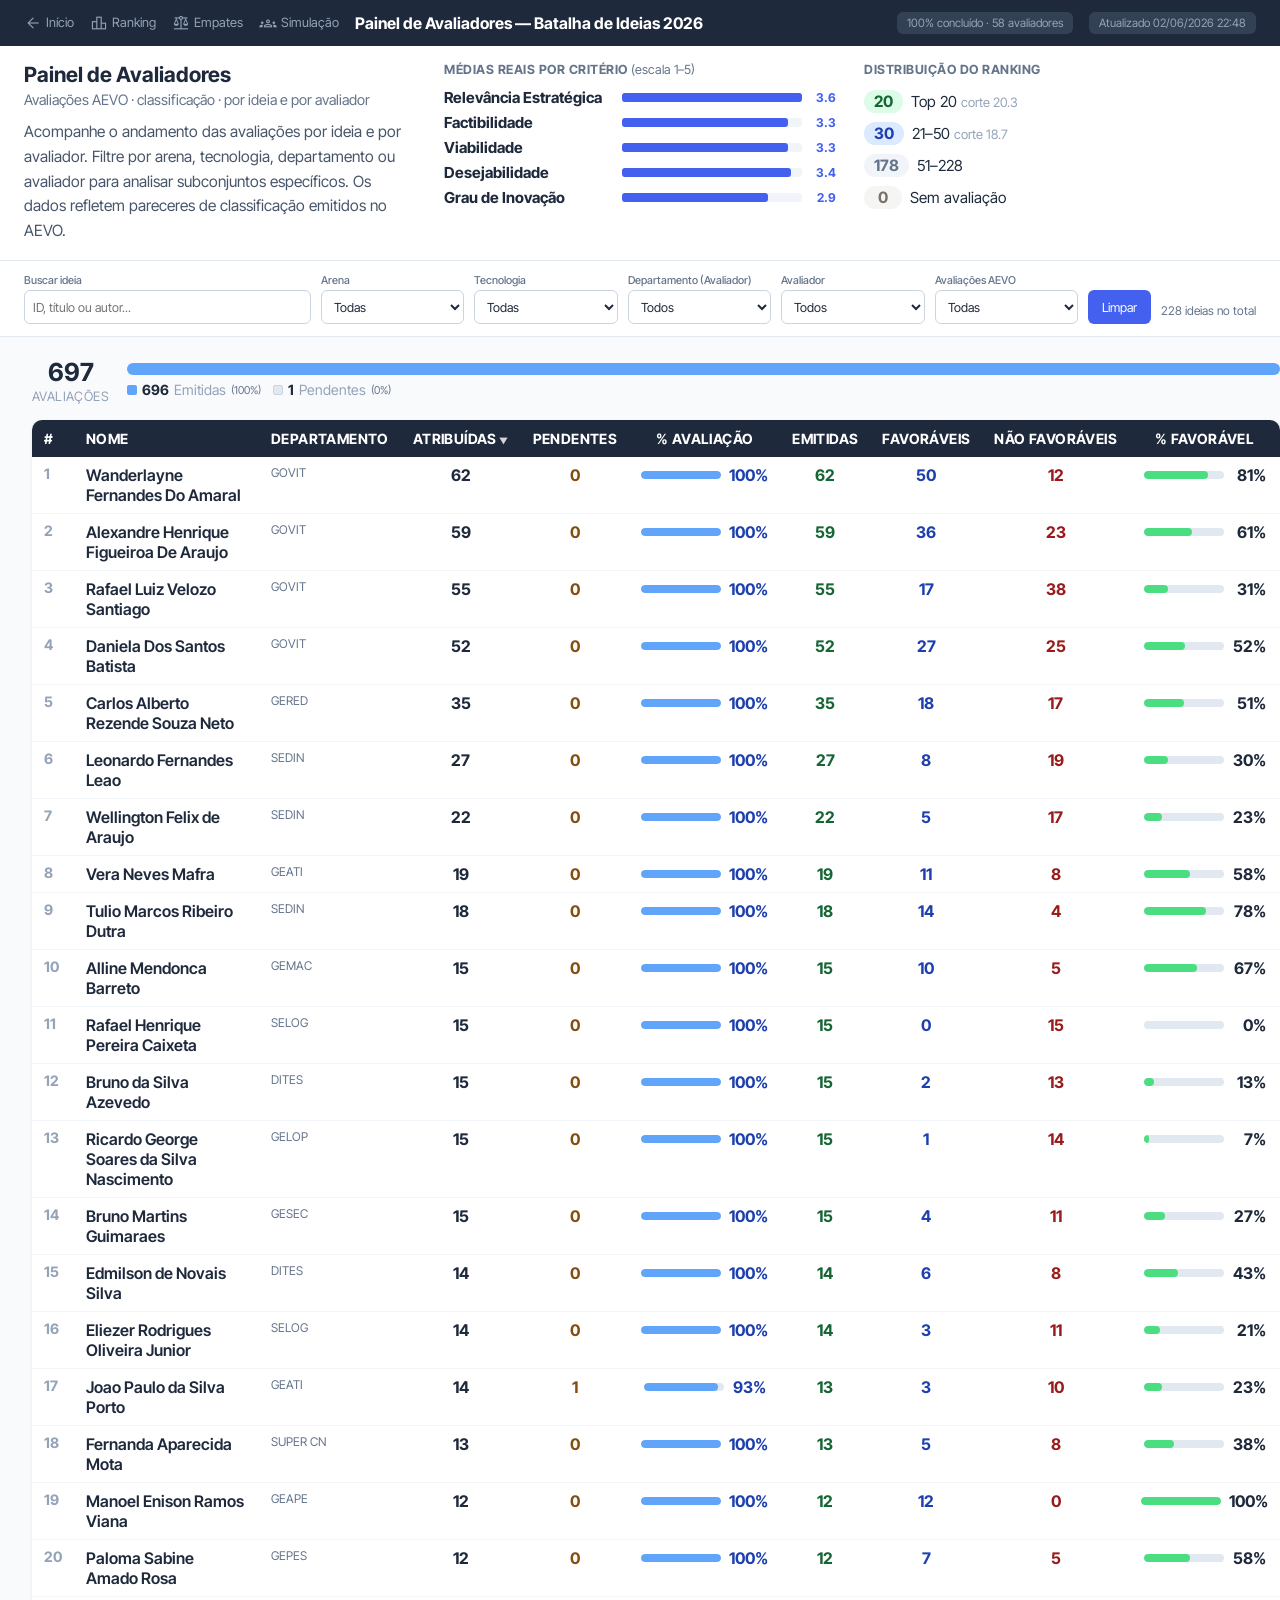
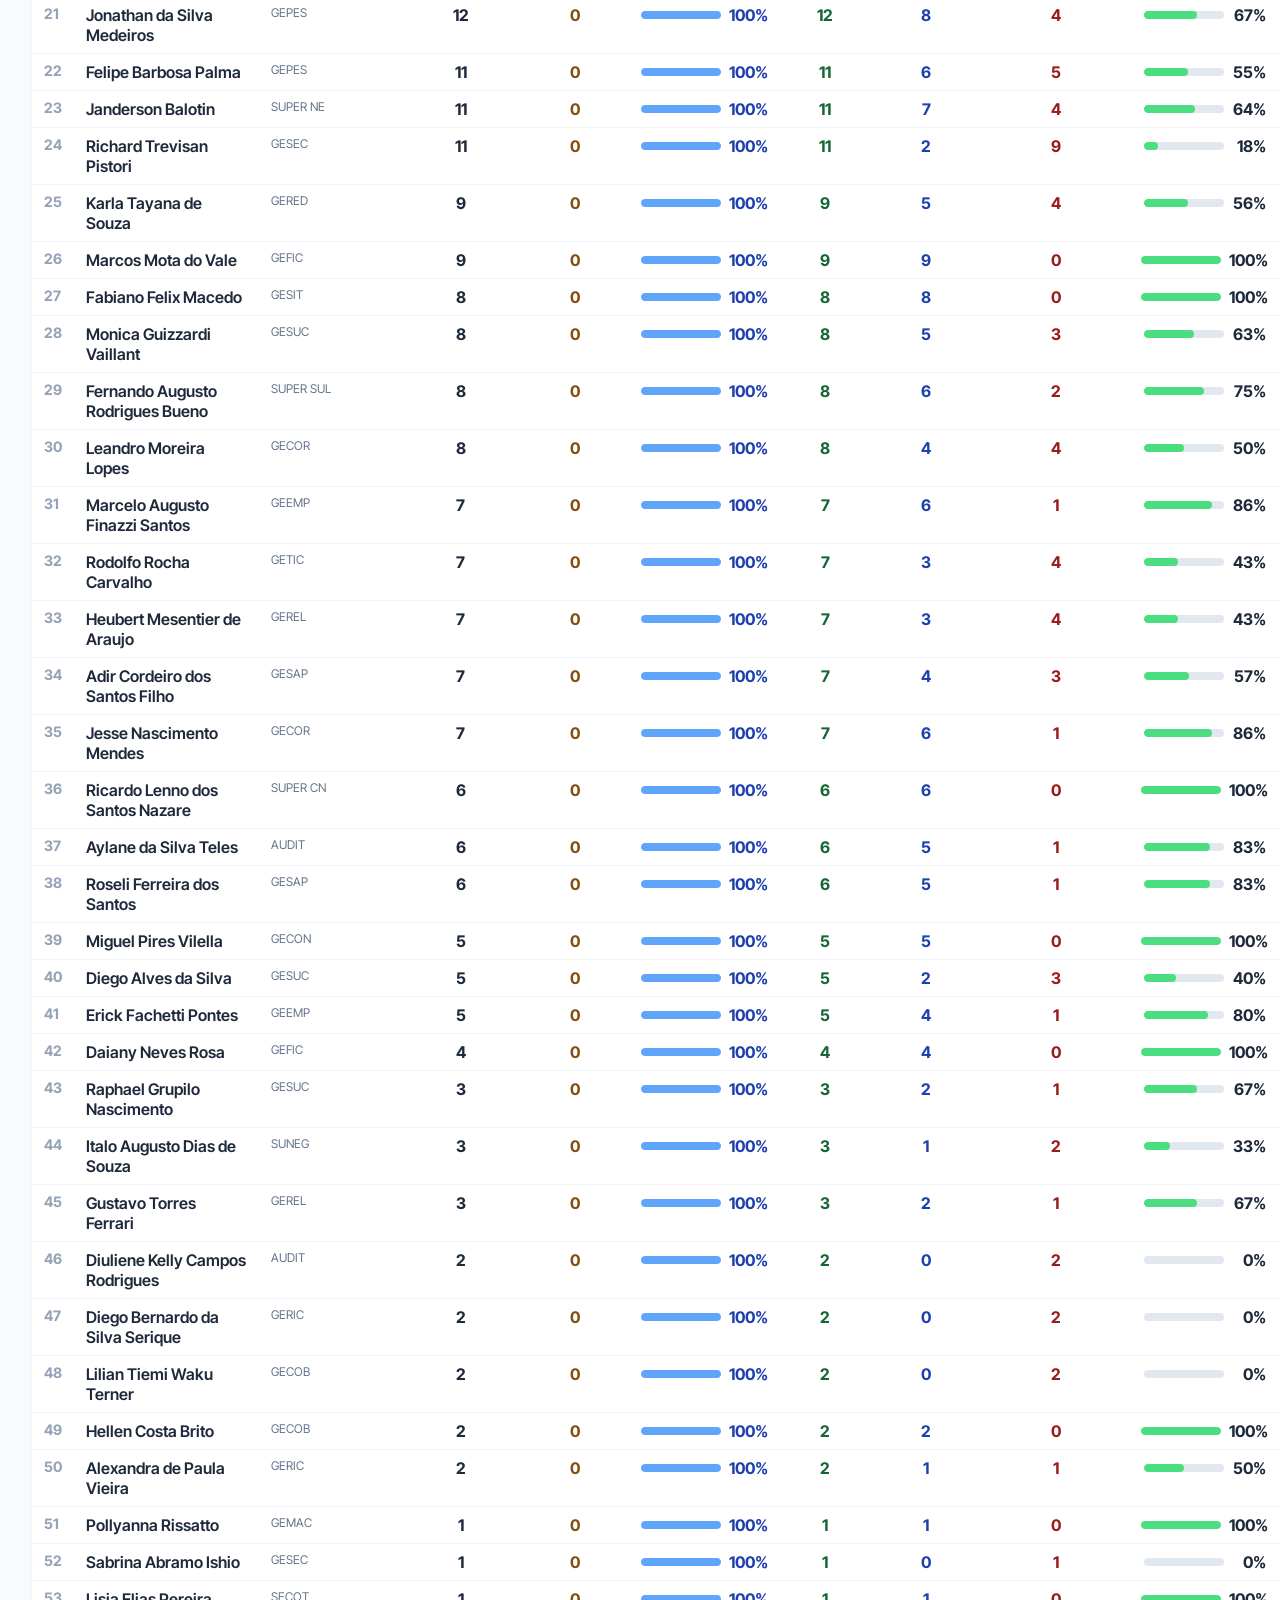
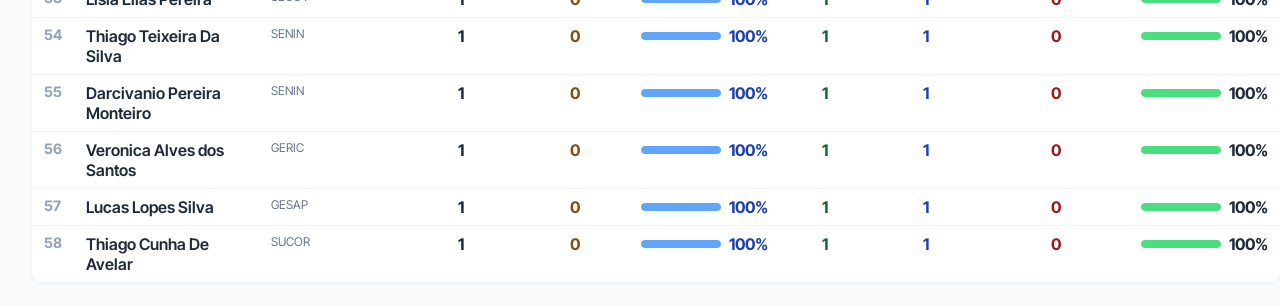
<file: painel_avaliadores.html>
<!DOCTYPE html>
<html lang="pt-BR">
<head>
<meta charset="UTF-8">
<meta name="viewport" content="width=device-width,initial-scale=1">
<title>Painel de Avaliadores — Batalha de Ideias 2026</title>
<link rel="preconnect" href="https://fonts.googleapis.com">
<link rel="preconnect" href="https://fonts.gstatic.com" crossorigin>
<link href="https://fonts.googleapis.com/css2?family=Material+Symbols+Outlined:opsz,wght,FILL,GRAD@24,400,0,0" rel="stylesheet">
<link href="https://fonts.googleapis.com/css2?family=Inter+Tight:ital,wght@0,300;0,400;0,500;0,600;0,700;1,400&display=swap" rel="stylesheet">
<style>
:root{--bg:#f8fafc;--borda:#e2e8f0;--cinza:#64748b;--txt:#1e293b}
*{box-sizing:border-box;margin:0;padding:0}
body{font-family:'Inter Tight','Segoe UI',sans-serif;background:var(--bg);color:var(--txt);font-size:14px}
input,select,button,textarea{font-family:inherit}
header{background:#1e293b;color:#fff;padding:12px 24px;display:flex;align-items:center;gap:16px;flex-wrap:wrap;position:sticky;top:0;z-index:100}
header a{color:#94a3b8;text-decoration:none;font-size:0.8rem;flex-shrink:0;transition:color .12s}
header a:hover{color:#fff}
header h1{font-size:1rem;font-weight:700;color:#fff;flex:1}
.hbadge{font-size:0.72rem;background:#334155;color:#94a3b8;padding:4px 10px;border-radius:6px;white-space:nowrap}
.filters{display:flex;gap:10px;padding:12px 24px;background:#fff;border-bottom:1px solid #e2e8f0;align-items:flex-end;flex-wrap:wrap}
.f-group{flex:1 1 0;min-width:140px;max-width:210px;display:flex;flex-direction:column;gap:3px}
.f-group.wide{flex:2 1 0;max-width:310px}
.f-group>label{font-size:0.68rem;color:#64748b;font-weight:500;white-space:nowrap}
.f-group>select,.f-group>input{width:100%;height:34px;padding:5px 8px;border:1px solid #cbd5e1;border-radius:6px;font-size:0.78rem;background:#fff;outline:none;color:#1e293b;font-family:inherit}
.f-group>select:focus,.f-group>input:focus{border-color:#1e40af}
.f-clear{height:34px;padding:5px 14px;background:#4361ee;color:#fff;border:none;border-radius:6px;font-size:0.78rem;font-family:inherit;cursor:pointer;align-self:flex-end;flex-shrink:0}
.f-clear:hover{background:#3451d1}
.f-stats{font-size:0.75rem;color:#64748b;align-self:flex-end;padding-bottom:6px;white-space:nowrap;margin-left:auto}
.wrap{padding:20px 0 24px 32px;overflow-x:auto}
table{width:100%;border-collapse:collapse;margin-top:16px;background:#fff;border-radius:10px;overflow:hidden;box-shadow:0 1px 4px rgba(0,0,0,.06)}
thead tr{background:#1e293b;color:#fff}
th{padding:10px 12px;font-size:0.88rem;font-weight:700;text-align:left;text-transform:uppercase;letter-spacing:.4px;white-space:nowrap}
td{padding:8px 12px;border-bottom:1px solid #f1f5f9;vertical-align:top;font-size:1rem}
tr:last-child td{border-bottom:none}
tr:hover td{background:#f8fafc}
.td-id{color:#94a3b8;font-size:0.9rem;font-weight:700;white-space:nowrap}
.td-tit{font-weight:600;color:#1e293b;max-width:240px}
.td-tit small{display:block;font-weight:400;font-size:0.81rem;color:#94a3b8;margin-top:2px}
.td-tit .meta{display:flex;gap:4px;flex-wrap:wrap;margin-top:5px}
.b-nde{background:#dbeafe;color:#1e40af;font-size:0.78rem;font-weight:700;padding:1px 6px;border-radius:3px;white-space:nowrap}
.b-eoa{background:#dcfce7;color:#166534;font-size:0.78rem;font-weight:700;padding:1px 6px;border-radius:3px;white-space:nowrap}
.b-si {background:#f3e8ff;color:#6b21a8;font-size:0.78rem;font-weight:700;padding:1px 6px;border-radius:3px;white-space:nowrap}
.b-trl{background:#f1f5f9;color:#475569;font-size:0.78rem;font-weight:700;padding:1px 6px;border-radius:3px;white-space:nowrap}
.td-sc{text-align:center;font-size:1.25rem;font-weight:700;color:#1e293b;white-space:nowrap}
.td-sc small{display:block;font-size:0.81rem;font-weight:400;color:#94a3b8}
.td-par{text-align:center;white-space:nowrap;font-size:0.94rem;font-weight:600}
.av-cell{min-width:160px;max-width:200px}
.av-nome{font-size:0.94rem;font-weight:600;color:#1e293b;line-height:1.3}
.av-dept{font-size:0.81rem;color:#94a3b8;display:block;margin-bottom:4px}
.badge{display:inline-block;font-size:0.81rem;font-weight:700;padding:2px 7px;border-radius:4px;margin-right:3px;margin-bottom:3px;white-space:nowrap}
.b-emit{background:#dcfce7;color:#166534}
.b-elab{background:#fef9c3;color:#854d0e}
.b-pend{background:#f1f5f9;color:#64748b}
.b-fav{background:#dbeafe;color:#1e40af}
.b-nf{background:#fee2e2;color:#991b1b}
.av-sc{font-size:1rem;font-weight:700;color:#1e293b;margin-top:4px}
.av-sc.low{color:#991b1b}
.av-sc.med{color:#854d0e}
.av-sc.high{color:#166534}
.empty-av{color:#cbd5e1;font-size:0.9rem;text-align:center;padding:8px 0}
/* Segmented bar */
.ideia-seg-track{width:100%;height:12px;background:#e2e8f0;border-radius:6px;overflow:hidden;display:flex}
.ideia-seg-legend{display:flex;gap:12px;flex-wrap:wrap;align-items:center}
.ideia-seg-item{display:flex;align-items:center;gap:5px;font-size:0.88rem}
.ideia-seg-dot{width:10px;height:10px;border-radius:2px;flex-shrink:0}
/* Por Avaliador */
.td-num{text-align:center;font-weight:700}
.td-pct{text-align:center;font-weight:700}
.bar-wrap{display:flex;align-items:center;gap:8px;justify-content:center}
.bar-track{width:80px;height:8px;background:#e2e8f0;border-radius:4px;overflow:hidden;flex-shrink:0}
.bar-fill{height:100%;background:#4ade80;border-radius:4px}
.bar-fill-aval{height:100%;background:#60a5fa;border-radius:4px}
.av-summary{background:#fff;border-radius:10px;padding:14px 20px;margin-bottom:12px;box-shadow:0 1px 4px rgba(0,0,0,.06)}
.av-sum-prog{flex:1;min-width:180px}
.av-sum-label{font-size:0.88rem;color:#64748b;margin-bottom:6px}
.av-sum-bar-row{display:flex;align-items:center;gap:10px}
.av-sum-track{flex:1;height:10px;background:#e2e8f0;border-radius:6px;overflow:hidden}
.av-sum-fill{height:100%;background:#60a5fa;border-radius:6px;transition:width .3s}
.av-sum-pct{font-size:1.025rem;font-weight:700;color:#1e40af;white-space:nowrap;min-width:36px;text-align:right}
.av-sum-nums{display:flex;gap:18px;flex-wrap:wrap;align-items:center}
.av-sum-stat{display:flex;flex-direction:column;align-items:center;gap:1px}
.av-sum-val{font-size:1.56rem;font-weight:700}
.av-sum-lbl{font-size:0.81rem;color:#94a3b8;text-transform:uppercase;letter-spacing:.4px}
/* Status de avaliação por linha */
tr.row-parcial td{background:#fefce8}
tr.row-completo td{background:#f0fdf4}
tr.div-alta td{background:#fff7ed}
tr.row-parcial:hover td{background:#fef9c3}
tr.row-completo:hover td{background:#dcfce7}
tr.div-alta:hover td{background:#ffedd5}
/* Sort */
th.sortable{cursor:pointer;user-select:none}
th.sortable:hover{background:#334155}
th.sort-asc::after{content:' ▲';font-size:0.55rem;opacity:.8}
th.sort-desc::after{content:' ▼';font-size:0.55rem;opacity:.8}
/* Profile bar */
#profile-bar{background:#fff;border-bottom:1px solid var(--borda);padding:16px 24px;display:grid;grid-template-columns:1fr 1fr 1fr;gap:28px}
.pb-col{display:flex;flex-direction:column;gap:4px}
.pb-name{font-size:1.31rem;font-weight:700}
.pb-cargo{font-size:0.9rem;color:var(--cinza)}
.pb-desc{font-size:0.97rem;color:#475569;line-height:1.6;margin-top:8px}
.pb-sec-label{font-size:0.79rem;font-weight:700;text-transform:uppercase;letter-spacing:.5px;color:var(--cinza);margin-bottom:7px}
.pb-hbars{display:flex;flex-direction:column;gap:6px}
.pb-hbar-row{display:flex;align-items:center;gap:10px}
.pb-hbar-label{font-size:0.95rem;font-weight:700;color:var(--txt);width:168px;flex-shrink:0}
.pb-hbar-track{flex:1;background:#f1f5f9;border-radius:3px;height:9px;max-width:200px}
.pb-hbar-fill{height:100%;border-radius:3px}
.pb-hbar-val{font-size:0.76rem;font-weight:700;min-width:24px;text-align:right}
.pb-stats{display:flex;flex-direction:column;gap:9px;margin-top:2px}
.pb-stat-row{display:flex;align-items:center;gap:8px}
.pb-stat-badge{font-size:0.98rem;font-weight:700;padding:2px 10px;border-radius:20px;flex-shrink:0;min-width:38px;text-align:center}
.pb-stat-lbl{font-size:0.95rem;color:var(--txt)}
.pb-stat-corte{font-size:0.81rem;color:#94a3b8;margin-left:4px}

.nav-icon { font-size:18px; vertical-align:middle; margin-right:4px;
  font-variation-settings:'FILL' 0,'wght' 300,'GRAD' 0,'opsz' 24; }
</style>
</head>
<body>
<header>
  <a href="index.html"><span class="material-symbols-outlined nav-icon">arrow_back</span>Início</a>
  <a href="ranking_tabs.html"><span class="material-symbols-outlined nav-icon">leaderboard</span>Ranking</a>
  <a href="relatorio_empates.html"><span class="material-symbols-outlined nav-icon">balance</span>Empates</a>
  <a href="simulacao_perfis.html"><span class="material-symbols-outlined nav-icon">groups</span>Simulação</a>
  <h1>Painel de Avaliadores — Batalha de Ideias 2026</h1>
  <div class="hbadge" id="hbadge-av"></div>
  <div class="hbadge">Atualizado 02/06/2026 22:48</div>
</header>

<div id="profile-bar">
  <div class="pb-col" id="pb-left"></div>
  <div class="pb-col" id="pb-center"></div>
  <div class="pb-col" id="pb-right"></div>
</div>

<div class="filters">
  <div class="f-group wide">
    <label for="q-ideia">Buscar ideia</label>
    <input type="text" id="q-ideia" placeholder="ID, título ou autor..." oninput="render()">
  </div>
  <div class="f-group">
    <label for="f-arena">Arena</label>
    <select id="f-arena" onchange="render()"><option value="">Todas</option></select>
  </div>
  <div class="f-group">
    <label for="f-tec">Tecnologia</label>
    <select id="f-tec" onchange="render()"><option value="">Todas</option></select>
  </div>
  <div class="f-group">
    <label for="f-dept">Departamento (Avaliador)</label>
    <select id="f-dept" onchange="render()"><option value="">Todos</option></select>
  </div>
  <div class="f-group">
    <label for="f-av">Avaliador</label>
    <select id="f-av" onchange="render()"><option value="">Todos</option></select>
  </div>
  <div class="f-group">
    <label for="f-aval">Avaliações AEVO</label>
    <select id="f-aval" onchange="render()">
      <option value="">Todas</option>
      <option value="0">0 avaliações</option>
      <option value="1">1 avaliação</option>
      <option value="2">2 avaliações</option>
      <option value="3">3 avaliações</option>
    </select>
  </div>
  <button class="f-clear" onclick="resetFilters()">Limpar</button>
  <span class="f-stats" id="f-stats"></span>
</div>

<!-- Por Avaliadores -->
<div class="wrap" id="wrap-avaliador">
  <div id="av-summary"></div>
  <table>
    <thead><tr id="av-thead">
      <th>#</th>
      <th class="sortable" onclick="sortAv('nome')">Nome</th>
      <th class="sortable" onclick="sortAv('dept')">Departamento</th>
      <th class="sortable" style="text-align:center" onclick="sortAv('atrib')">Atribuídas</th>
      <th class="sortable" style="text-align:center" onclick="sortAv('pend')">Pendentes</th>
      <th class="sortable" style="text-align:center" onclick="sortAv('pctAval')">% Avaliação</th>
      <th class="sortable" style="text-align:center" onclick="sortAv('emit')">Emitidas</th>
      <th class="sortable" style="text-align:center" onclick="sortAv('fav')">Favoráveis</th>
      <th class="sortable" style="text-align:center" onclick="sortAv('nf')">Não Favoráveis</th>
      <th class="sortable" style="text-align:center" onclick="sortAv('pctFav')">% Favorável</th>
    </tr></thead>
    <tbody id="tbody-av"></tbody>
  </table>
</div>

<script>
var IDEAS      = [{"id": 35, "tit": "Digital Twin ou Gêmeo Digital", "aut": "1e90c660-0b57-4623-9273-f2839d07596c", "ne": 3, "nt": 3, "avg": 16.3, "avs": [{"nome": "Rafael Luiz Velozo Santiago", "dept": "GOVIT", "st": "E", "ver": "Favorável", "sc": 15}, {"nome": "Carlos Alberto Rezende Souza Neto", "dept": "GERED", "st": "E", "ver": "Favorável", "sc": 17}, {"nome": "Fernanda Aparecida Mota", "dept": "SUPER CN", "st": "E", "ver": "Favorável", "sc": 17}], "arenas": ["EOA"], "trl": "TRL 2", "tecs": ["IA / IA Generativa", "Hiperautomação / RPA", "Dados / Analytics"], "dept": "GEREG SP"}, {"id": 36, "tit": "Expertise sob Demanda: Transformando Dados Técnicos em Respostas Estratégicas", "aut": "795d5ea3-9893-4441-a903-c048212949ac", "ne": 3, "nt": 3, "avg": 18.0, "avs": [{"nome": "Rafael Luiz Velozo Santiago", "dept": "GOVIT", "st": "E", "ver": "Favorável", "sc": 16}, {"nome": "Carlos Alberto Rezende Souza Neto", "dept": "GERED", "st": "E", "ver": "Favorável", "sc": 20}, {"nome": "Fernanda Aparecida Mota", "dept": "SUPER CN", "st": "E", "ver": "Favorável", "sc": 18}], "arenas": ["EOA"], "trl": "TRL 4", "tecs": ["IA / IA Generativa", "Dados / Analytics", "Segurança / Privacidade"], "dept": "GEREG SE"}, {"id": 37, "tit": "Leitura por voz para comunicação interna inclusiva", "aut": "578581f0-835e-419a-8223-1a732b771c59", "ne": 3, "nt": 3, "avg": 16.7, "avs": [{"nome": "Rafael Luiz Velozo Santiago", "dept": "GOVIT", "st": "E", "ver": "Não Favorável", "sc": 18}, {"nome": "Alline Mendonca Barreto", "dept": "GEMAC", "st": "E", "ver": "Favorável", "sc": 16}, {"nome": "Manoel Enison Ramos Viana", "dept": "GEAPE", "st": "E", "ver": "Favorável", "sc": 16}], "arenas": ["EOA"], "trl": "TRL 2", "tecs": ["IA / IA Generativa", "Hiperautomação / RPA", "Dados / Analytics"], "dept": "GEPES"}, {"id": 38, "tit": "Plataforma de Coordenação Operacional de Agentes Físicos", "aut": "ce488084-ae22-4544-911c-62bc8f40d3b6", "ne": 3, "nt": 3, "avg": 14.3, "avs": [{"nome": "Rafael Luiz Velozo Santiago", "dept": "GOVIT", "st": "E", "ver": "Não Favorável", "sc": 10}, {"nome": "Leonardo Fernandes Leao", "dept": "SEDIN", "st": "E", "ver": "Não Favorável", "sc": 17}, {"nome": "Ricardo Lenno dos Santos Nazare", "dept": "SUPER CN", "st": "E", "ver": "Favorável", "sc": 16}], "arenas": ["NDE", "EOA"], "trl": "TRL 1", "tecs": ["IA / IA Generativa", "MultiCloud / Cloud", "Dados / Analytics"], "dept": "DIDES"}, {"id": 39, "tit": "Super TOA", "aut": "e2214bb2-c98d-4c86-8091-1c09ea770f6d", "ne": 3, "nt": 3, "avg": 18.3, "avs": [{"nome": "Rafael Luiz Velozo Santiago", "dept": "GOVIT", "st": "E", "ver": "Favorável", "sc": 19}, {"nome": "Leonardo Fernandes Leao", "dept": "SEDIN", "st": "E", "ver": "Favorável", "sc": 15}, {"nome": "Rafael Henrique Pereira Caixeta", "dept": "SELOG", "st": "E", "ver": "Não Favorável", "sc": 21}], "arenas": ["EOA"], "trl": "TRL 1", "tecs": ["IA / IA Generativa", "Dados / Analytics"], "dept": "GEREG SUL"}, {"id": 40, "tit": "CITEC - Centro de informação/interação técnica. ", "aut": "0b986696-aa7f-4930-865a-4cc6f8aefefc", "ne": 3, "nt": 3, "avg": 18.3, "avs": [{"nome": "Rafael Luiz Velozo Santiago", "dept": "GOVIT", "st": "E", "ver": "Favorável", "sc": 17}, {"nome": "Tulio Marcos Ribeiro Dutra", "dept": "SEDIN", "st": "E", "ver": "Favorável", "sc": 19}, {"nome": "Rafael Henrique Pereira Caixeta", "dept": "SELOG", "st": "E", "ver": "Não Favorável", "sc": 19}], "arenas": ["EOA"], "trl": "TRL 6", "tecs": ["IA / IA Generativa", "MultiCloud / Cloud", "Dados / Analytics", "Segurança / Privacidade"], "dept": "GEREG SE"}, {"id": 41, "tit": "PICOC-BBTS – Plataforma Inteligente de Continuidade e Custo de Incidentes", "aut": "ca597214-6268-4ab3-89c7-5b84007de2a3", "ne": 3, "nt": 3, "avg": 17.3, "avs": [{"nome": "Rafael Luiz Velozo Santiago", "dept": "GOVIT", "st": "E", "ver": "Não Favorável", "sc": 16}, {"nome": "Miguel Pires Vilella", "dept": "GECON", "st": "E", "ver": "Favorável", "sc": 19}, {"nome": "Edmilson de Novais Silva", "dept": "DITES", "st": "E", "ver": "Não Favorável", "sc": 17}], "arenas": ["EOA"], "trl": "TRL 1", "tecs": ["IA / IA Generativa", "Hiperautomação / RPA", "Dados / Analytics", "Segurança / Privacidade"], "dept": "GERIC"}, {"id": 42, "tit": "Curriculum VerificAÍ", "aut": "663763c8-6464-4a9b-ab60-efa397815e4b", "ne": 3, "nt": 3, "avg": 14.3, "avs": [{"nome": "Rafael Luiz Velozo Santiago", "dept": "GOVIT", "st": "E", "ver": "Não Favorável", "sc": 15}, {"nome": "Paloma Sabine Amado Rosa", "dept": "GEPES", "st": "E", "ver": "Não Favorável", "sc": 15}, {"nome": "Alline Mendonca Barreto", "dept": "GEMAC", "st": "E", "ver": "Favorável", "sc": 13}], "arenas": ["NDE", "EOA", "NDE"], "trl": "TRL 2", "tecs": ["IA / IA Generativa", "Hiperautomação / RPA", "MultiCloud / Cloud", "Dados / Analytics", "Blockchain / Tokenização", "Segurança / Privacidade"], "dept": "GEREG SE"}, {"id": 43, "tit": "TAA a Prova D'agua", "aut": "d18dee7c-f6f7-4253-a4bc-0170a9828d73", "ne": 3, "nt": 3, "avg": 16.7, "avs": [{"nome": "Rafael Luiz Velozo Santiago", "dept": "GOVIT", "st": "E", "ver": "Não Favorável", "sc": 16}, {"nome": "Carlos Alberto Rezende Souza Neto", "dept": "GERED", "st": "E", "ver": "Não Favorável", "sc": 23}, {"nome": "Karla Tayana de Souza", "dept": "GERED", "st": "E", "ver": "Favorável", "sc": 11}], "arenas": ["EOA", "NDE"], "trl": "TRL 1", "tecs": ["Segurança / Privacidade"], "dept": "SUPER SP"}, {"id": 44, "tit": "QR Code patrimonial para rastreio de equipamentos de Outsourcing", "aut": "ca81b6b1-501f-48c5-8172-d4238e1ee182", "ne": 3, "nt": 3, "avg": 13.3, "avs": [{"nome": "Rafael Luiz Velozo Santiago", "dept": "GOVIT", "st": "E", "ver": "Não Favorável", "sc": 14}, {"nome": "Rafael Henrique Pereira Caixeta", "dept": "SELOG", "st": "E", "ver": "Não Favorável", "sc": 18}, {"nome": "Eliezer Rodrigues Oliveira Junior", "dept": "SELOG", "st": "E", "ver": "Não Favorável", "sc": 8}], "arenas": ["EOA"], "trl": "TRL 1", "tecs": ["Dados / Analytics"], "dept": "COMOT"}, {"id": 45, "tit": "Baixa de Peças em Teste aplicadas", "aut": "48c2e73a-7320-4247-be64-734b86fd7e3b", "ne": 3, "nt": 3, "avg": 17.0, "avs": [{"nome": "Rafael Luiz Velozo Santiago", "dept": "GOVIT", "st": "E", "ver": "Não Favorável", "sc": 18}, {"nome": "Rafael Henrique Pereira Caixeta", "dept": "SELOG", "st": "E", "ver": "Não Favorável", "sc": 19}, {"nome": "Fabiano Felix Macedo", "dept": "GESIT", "st": "E", "ver": "Favorável", "sc": 14}], "arenas": ["EOA"], "trl": "TRL 2", "tecs": [], "dept": "GEREG SE"}, {"id": 46, "tit": "BBTS Trust Ledger: Infraestrutura Descentralizada de Integridade para IoT e Operações Digitais", "aut": "c716061b-09fd-452c-b67f-af5e8f4a5f45", "ne": 3, "nt": 3, "avg": 18.7, "avs": [{"nome": "Rafael Luiz Velozo Santiago", "dept": "GOVIT", "st": "E", "ver": "Não Favorável", "sc": 20}, {"nome": "Wellington Felix de Araujo", "dept": "SEDIN", "st": "E", "ver": "Não Favorável", "sc": 19}, {"nome": "Fabiano Felix Macedo", "dept": "GESIT", "st": "E", "ver": "Favorável", "sc": 17}], "arenas": ["NDE", "EOA", "NDE"], "trl": "TRL 2", "tecs": ["Dados / Analytics", "Blockchain / Tokenização", "Segurança / Privacidade"], "dept": "GOVIT"}, {"id": 47, "tit": "Transferências Temporárias a Pedido da Empresa -ATENÇÃO NÃO CONSEGUI INCLUIR MEUS AMIGOS. ", "aut": "663763c8-6464-4a9b-ab60-efa397815e4b", "ne": 3, "nt": 3, "avg": 11.3, "avs": [{"nome": "Rafael Luiz Velozo Santiago", "dept": "GOVIT", "st": "E", "ver": "Não Favorável", "sc": 13}, {"nome": "Felipe Barbosa Palma", "dept": "GEPES", "st": "E", "ver": "Não Favorável", "sc": 13}, {"nome": "Jonathan da Silva Medeiros", "dept": "GEPES", "st": "E", "ver": "Não Favorável", "sc": 8}], "arenas": ["EOA", "NDE"], "trl": "TRL 2", "tecs": ["Hiperautomação / RPA", "Dados / Analytics", "Blockchain / Tokenização", "Segurança / Privacidade"], "dept": "GEREG SE"}, {"id": 49, "tit": "Plataforma de criação de agentes de IA ", "aut": "959b4196-1199-41f4-9c15-8ed9b7cc51c8", "ne": 3, "nt": 3, "avg": 23.7, "avs": [{"nome": "Rafael Luiz Velozo Santiago", "dept": "GOVIT", "st": "E", "ver": "Favorável", "sc": 24}, {"nome": "Fabiano Felix Macedo", "dept": "GESIT", "st": "E", "ver": "Favorável", "sc": 25}, {"nome": "Manoel Enison Ramos Viana", "dept": "GEAPE", "st": "E", "ver": "Favorável", "sc": 22}], "arenas": ["NDE", "EOA"], "trl": "TRL 1", "tecs": ["IA / IA Generativa", "Hiperautomação / RPA", "Dados / Analytics"], "dept": "SUPOT"}, {"id": 50, "tit": "Conexão Libras", "aut": "afbec431-d421-4bde-b44c-4aa20e58f808", "ne": 3, "nt": 3, "avg": 15.3, "avs": [{"nome": "Rafael Luiz Velozo Santiago", "dept": "GOVIT", "st": "E", "ver": "Não Favorável", "sc": 14}, {"nome": "Paloma Sabine Amado Rosa", "dept": "GEPES", "st": "E", "ver": "Favorável", "sc": 17}, {"nome": "Alline Mendonca Barreto", "dept": "GEMAC", "st": "E", "ver": "Favorável", "sc": 15}], "arenas": ["EOA", "NDE"], "trl": "TRL 1", "tecs": ["IA / IA Generativa", "Segurança / Privacidade"], "dept": "GERED"}, {"id": 52, "tit": "Assistente Virtual com IA para consulta de documentos corporativos", "aut": "7857d0de-b099-4f7e-9df0-42e8f8d14166", "ne": 3, "nt": 3, "avg": 20.3, "avs": [{"nome": "Rafael Luiz Velozo Santiago", "dept": "GOVIT", "st": "E", "ver": "Favorável", "sc": 22}, {"nome": "Marcelo Augusto Finazzi Santos", "dept": "GEEMP", "st": "E", "ver": "Favorável", "sc": 22}, {"nome": "Vera Neves Mafra", "dept": "GEATI", "st": "E", "ver": "Favorável", "sc": 17}], "arenas": ["EOA", "NDE"], "trl": "TRL 1", "tecs": ["IA / IA Generativa", "MultiCloud / Cloud", "Dados / Analytics", "Segurança / Privacidade"], "dept": "SECOT"}, {"id": 54, "tit": "Logística Reversa 4.0: Automação de Baixa de Peças via QR Code Dinâmico.", "aut": "580e7df8-508b-4dce-885c-082829df8a4b", "ne": 3, "nt": 3, "avg": 20.3, "avs": [{"nome": "Rafael Luiz Velozo Santiago", "dept": "GOVIT", "st": "E", "ver": "Não Favorável", "sc": 23}, {"nome": "Rafael Henrique Pereira Caixeta", "dept": "SELOG", "st": "E", "ver": "Não Favorável", "sc": 15}, {"nome": "Alline Mendonca Barreto", "dept": "GEMAC", "st": "E", "ver": "Favorável", "sc": 23}], "arenas": ["EOA"], "trl": "TRL 1", "tecs": [], "dept": "GEREG SP"}, {"id": 56, "tit": "Busca Visual Inteligente: Identificação de Peças por Imagem via Mobile", "aut": "df53bc00-6d55-41d9-a9b7-0fe8fe0eb515", "ne": 3, "nt": 3, "avg": 20.3, "avs": [{"nome": "Rafael Luiz Velozo Santiago", "dept": "GOVIT", "st": "E", "ver": "Não Favorável", "sc": 19}, {"nome": "Leonardo Fernandes Leao", "dept": "SEDIN", "st": "E", "ver": "Favorável", "sc": 22}, {"nome": "Alline Mendonca Barreto", "dept": "GEMAC", "st": "E", "ver": "Favorável", "sc": 20}], "arenas": ["EOA"], "trl": "TRL 1", "tecs": ["IA / IA Generativa", "MultiCloud / Cloud", "Dados / Analytics"], "dept": "GEREG NO"}, {"id": 57, "tit": "conecta", "aut": "580e7df8-508b-4dce-885c-082829df8a4b", "ne": 3, "nt": 3, "avg": 18.7, "avs": [{"nome": "Rafael Luiz Velozo Santiago", "dept": "GOVIT", "st": "E", "ver": "Não Favorável", "sc": 21}, {"nome": "Tulio Marcos Ribeiro Dutra", "dept": "SEDIN", "st": "E", "ver": "Favorável", "sc": 19}, {"nome": "Aylane da Silva Teles", "dept": "AUDIT", "st": "E", "ver": "Favorável", "sc": 16}], "arenas": ["EOA"], "trl": "TRL 1", "tecs": ["IA / IA Generativa"], "dept": "GEREG SP"}, {"id": 58, "tit": "PROJETO ESTRATÉGICO PARA AUMENTO DA POSITIVIDADE NOS RESULTADOS DE ENTREGA DOS SERVIÇOS – CATS BBTS", "aut": "bb85c877-5f71-438a-99d8-9a2652e5713e", "ne": 3, "nt": 3, "avg": 13.0, "avs": [{"nome": "Rafael Luiz Velozo Santiago", "dept": "GOVIT", "st": "E", "ver": "Não Favorável", "sc": 17}, {"nome": "Eliezer Rodrigues Oliveira Junior", "dept": "SELOG", "st": "E", "ver": "Não Favorável", "sc": 16}, {"nome": "Leonardo Fernandes Leao", "dept": "SEDIN", "st": "E", "ver": "Não Favorável", "sc": 6}], "arenas": ["EOA"], "trl": "TRL 2", "tecs": ["IA / IA Generativa", "Hiperautomação / RPA", "Dados / Analytics", "Blockchain / Tokenização"], "dept": "GEREG SE"}, {"id": 59, "tit": "IAprovve - Smart Notes", "aut": "68ef7752-f33f-415a-b470-d39c17ce6dba", "ne": 3, "nt": 3, "avg": 22.7, "avs": [{"nome": "Rafael Luiz Velozo Santiago", "dept": "GOVIT", "st": "E", "ver": "Favorável", "sc": 24}, {"nome": "Diego Alves da Silva", "dept": "GESUC", "st": "E", "ver": "Favorável", "sc": 21}, {"nome": "Vera Neves Mafra", "dept": "GEATI", "st": "E", "ver": "Favorável", "sc": 23}], "arenas": ["EOA"], "trl": "TRL 1", "tecs": ["IA / IA Generativa"], "dept": "GERED"}, {"id": 60, "tit": "RFID AOS INVENTÁRIOS BBTS", "aut": "8fd1d2b1-e9f0-4cf5-b7bf-ba140cc16162", "ne": 3, "nt": 3, "avg": 15.3, "avs": [{"nome": "Rafael Luiz Velozo Santiago", "dept": "GOVIT", "st": "E", "ver": "Não Favorável", "sc": 18}, {"nome": "Leonardo Fernandes Leao", "dept": "SEDIN", "st": "E", "ver": "Não Favorável", "sc": 18}, {"nome": "Rafael Henrique Pereira Caixeta", "dept": "SELOG", "st": "E", "ver": "Não Favorável", "sc": 10}], "arenas": ["EOA"], "trl": "TRL 8", "tecs": ["Hiperautomação / RPA", "Dados / Analytics", "Blockchain / Tokenização", "Segurança / Privacidade"], "dept": "GEREG NO"}, {"id": 61, "tit": "BOT Configuracao Alarme", "aut": "0b986696-aa7f-4930-865a-4cc6f8aefefc", "ne": 3, "nt": 3, "avg": 17.3, "avs": [{"nome": "Rafael Luiz Velozo Santiago", "dept": "GOVIT", "st": "E", "ver": "Não Favorável", "sc": 18}, {"nome": "Wellington Felix de Araujo", "dept": "SEDIN", "st": "E", "ver": "Não Favorável", "sc": 18}, {"nome": "Leonardo Fernandes Leao", "dept": "SEDIN", "st": "E", "ver": "Não Favorável", "sc": 16}], "arenas": ["EOA", "NDE"], "trl": "TRL 1", "tecs": ["MultiCloud / Cloud", "Dados / Analytics", "Segurança / Privacidade"], "dept": "GEREG SE"}, {"id": 62, "tit": "Analise preditiva Chamados. ", "aut": "0b986696-aa7f-4930-865a-4cc6f8aefefc", "ne": 3, "nt": 3, "avg": 15.3, "avs": [{"nome": "Rafael Luiz Velozo Santiago", "dept": "GOVIT", "st": "E", "ver": "Não Favorável", "sc": 16}, {"nome": "Fernanda Aparecida Mota", "dept": "SUPER CN", "st": "E", "ver": "Não Favorável", "sc": 14}, {"nome": "Rafael Henrique Pereira Caixeta", "dept": "SELOG", "st": "E", "ver": "Não Favorável", "sc": 16}], "arenas": ["NDE", "EOA"], "trl": "TRL 1", "tecs": ["IA / IA Generativa", "Dados / Analytics"], "dept": "GEREG SE"}, {"id": 63, "tit": "CRM - Chamados", "aut": "0b986696-aa7f-4930-865a-4cc6f8aefefc", "ne": 3, "nt": 3, "avg": 16.0, "avs": [{"nome": "Rafael Luiz Velozo Santiago", "dept": "GOVIT", "st": "E", "ver": "Não Favorável", "sc": 15}, {"nome": "Janderson Balotin", "dept": "SUPER NE", "st": "E", "ver": "Favorável", "sc": 18}, {"nome": "Karla Tayana de Souza", "dept": "GERED", "st": "E", "ver": "Favorável", "sc": 15}], "arenas": ["EOA"], "trl": "TRL 1", "tecs": ["MultiCloud / Cloud", "Dados / Analytics"], "dept": "GEREG SE"}, {"id": 66, "tit": "Alarme senhas TOTP", "aut": "0b986696-aa7f-4930-865a-4cc6f8aefefc", "ne": 3, "nt": 3, "avg": 14.7, "avs": [{"nome": "Rafael Luiz Velozo Santiago", "dept": "GOVIT", "st": "E", "ver": "Não Favorável", "sc": 13}, {"nome": "Bruno da Silva Azevedo", "dept": "DITES", "st": "E", "ver": "Não Favorável", "sc": 16}, {"nome": "Wellington Felix de Araujo", "dept": "SEDIN", "st": "E", "ver": "Favorável", "sc": 15}], "arenas": ["NDE"], "trl": "TRL 1", "tecs": ["Dados / Analytics", "Segurança / Privacidade"], "dept": "GEREG SE"}, {"id": 67, "tit": "Radar Contratual Inteligente BBTS", "aut": "1731c5b3-c47c-4fab-8d21-38369f87b21a", "ne": 3, "nt": 3, "avg": 21.0, "avs": [{"nome": "Rafael Luiz Velozo Santiago", "dept": "GOVIT", "st": "E", "ver": "Favorável", "sc": 19}, {"nome": "Raphael Grupilo Nascimento", "dept": "GESUC", "st": "E", "ver": "Favorável", "sc": 25}, {"nome": "Vera Neves Mafra", "dept": "GEATI", "st": "E", "ver": "Favorável", "sc": 19}], "arenas": ["NDE", "EOA", "NDE"], "trl": "TRL 3", "tecs": ["IA / IA Generativa", "Hiperautomação / RPA", "Dados / Analytics"], "dept": "GESUC"}, {"id": 68, "tit": "Market Intelligence as a Service (MIaaS BBTS)", "aut": "1731c5b3-c47c-4fab-8d21-38369f87b21a", "ne": 3, "nt": 3, "avg": 19.0, "avs": [{"nome": "Rafael Luiz Velozo Santiago", "dept": "GOVIT", "st": "E", "ver": "Não Favorável", "sc": 19}, {"nome": "Rodolfo Rocha Carvalho", "dept": "GETIC", "st": "E", "ver": "Favorável", "sc": 20}, {"nome": "Monica Guizzardi Vaillant", "dept": "GESUC", "st": "E", "ver": "Favorável", "sc": 18}], "arenas": ["NDE", "EOA"], "trl": "TRL 2", "tecs": ["IA / IA Generativa", "Hiperautomação / RPA", "Dados / Analytics"], "dept": "GESUC"}, {"id": 69, "tit": "Fábrica de Produtos Digitais BBTS", "aut": "1731c5b3-c47c-4fab-8d21-38369f87b21a", "ne": 3, "nt": 3, "avg": 14.3, "avs": [{"nome": "Rafael Luiz Velozo Santiago", "dept": "GOVIT", "st": "E", "ver": "Não Favorável", "sc": 12}, {"nome": "Heubert Mesentier de Araujo", "dept": "GEREL", "st": "E", "ver": "Não Favorável", "sc": 12}, {"nome": "Bruno da Silva Azevedo", "dept": "DITES", "st": "E", "ver": "Favorável", "sc": 19}], "arenas": ["NDE", "EOA", "NDE"], "trl": "TRL 1", "tecs": ["IA / IA Generativa", "Hiperautomação / RPA", "Dados / Analytics", "Segurança / Privacidade"], "dept": "GESUC"}, {"id": 70, "tit": "Contrato Vivo BBTS – Gestão Contratual como Ativo Estratégico", "aut": "1731c5b3-c47c-4fab-8d21-38369f87b21a", "ne": 3, "nt": 3, "avg": 17.0, "avs": [{"nome": "Rafael Luiz Velozo Santiago", "dept": "GOVIT", "st": "E", "ver": "Não Favorável", "sc": 16}, {"nome": "Diego Alves da Silva", "dept": "GESUC", "st": "E", "ver": "Não Favorável", "sc": 17}, {"nome": "Carlos Alberto Rezende Souza Neto", "dept": "GERED", "st": "E", "ver": "Favorável", "sc": 18}], "arenas": ["NDE", "EOA"], "trl": "TRL 1", "tecs": ["IA / IA Generativa", "Hiperautomação / RPA", "Dados / Analytics"], "dept": "GESUC"}, {"id": 71, "tit": "BBTS Pricing Lab – Inteligência de Preços e Custos", "aut": "1731c5b3-c47c-4fab-8d21-38369f87b21a", "ne": 3, "nt": 3, "avg": 13.7, "avs": [{"nome": "Rafael Luiz Velozo Santiago", "dept": "GOVIT", "st": "E", "ver": "Não Favorável", "sc": 19}, {"nome": "Heubert Mesentier de Araujo", "dept": "GEREL", "st": "E", "ver": "Não Favorável", "sc": 6}, {"nome": "Miguel Pires Vilella", "dept": "GECON", "st": "E", "ver": "Favorável", "sc": 16}], "arenas": ["NDE", "EOA"], "trl": "TRL 1", "tecs": ["IA / IA Generativa", "Hiperautomação / RPA", "Dados / Analytics"], "dept": "GESUC"}, {"id": 72, "tit": "Governança Digital de Fornecedores e Parceiros", "aut": "1731c5b3-c47c-4fab-8d21-38369f87b21a", "ne": 3, "nt": 3, "avg": 17.0, "avs": [{"nome": "Rafael Luiz Velozo Santiago", "dept": "GOVIT", "st": "E", "ver": "Não Favorável", "sc": 15}, {"nome": "Raphael Grupilo Nascimento", "dept": "GESUC", "st": "E", "ver": "Não Favorável", "sc": 15}, {"nome": "Vera Neves Mafra", "dept": "GEATI", "st": "E", "ver": "Não Favorável", "sc": 21}], "arenas": ["NDE", "EOA"], "trl": "TRL 1", "tecs": ["IA / IA Generativa", "Hiperautomação / RPA", "Dados / Analytics"], "dept": "GESUC"}, {"id": 73, "tit": "Dinâmica do campo ", "aut": "1c52265c-bd15-4dc6-bf1c-284c35173cdb", "ne": 3, "nt": 3, "avg": 11.7, "avs": [{"nome": "Rafael Luiz Velozo Santiago", "dept": "GOVIT", "st": "E", "ver": "Não Favorável", "sc": 10}, {"nome": "Fernando Augusto Rodrigues Bueno", "dept": "SUPER SUL", "st": "E", "ver": "Não Favorável", "sc": 12}, {"nome": "Ricardo George Soares da Silva Nascimento", "dept": "GELOP", "st": "E", "ver": "Não Favorável", "sc": 13}], "arenas": ["EOA"], "trl": "TRL 1", "tecs": ["Segurança / Privacidade"], "dept": "GEREG NO"}, {"id": 74, "tit": "Assistente Inteligente de Operações e Suporte", "aut": "efb28416-37d4-4d7e-ae45-8731ae28fc12", "ne": 3, "nt": 3, "avg": 15.3, "avs": [{"nome": "Rafael Luiz Velozo Santiago", "dept": "GOVIT", "st": "E", "ver": "Favorável", "sc": 12}, {"nome": "Carlos Alberto Rezende Souza Neto", "dept": "GERED", "st": "E", "ver": "Não Favorável", "sc": 17}, {"nome": "Leonardo Fernandes Leao", "dept": "SEDIN", "st": "E", "ver": "Não Favorável", "sc": 17}], "arenas": ["EOA"], "trl": "TRL 2", "tecs": ["IA / IA Generativa"], "dept": "GEREG SUL"}, {"id": 75, "tit": "Sentinela - Um AI Agent que classifica falhas e propõe solução ", "aut": "833e5315-86e4-48ed-a481-6a386a3d3cdd", "ne": 3, "nt": 3, "avg": 18.7, "avs": [{"nome": "Rafael Luiz Velozo Santiago", "dept": "GOVIT", "st": "E", "ver": "Favorável", "sc": 14}, {"nome": "Bruno Martins Guimaraes", "dept": "GESEC", "st": "E", "ver": "Favorável", "sc": 23}, {"nome": "Leonardo Fernandes Leao", "dept": "SEDIN", "st": "E", "ver": "Não Favorável", "sc": 19}], "arenas": ["EOA"], "trl": "TRL 3", "tecs": ["IA / IA Generativa", "Hiperautomação / RPA", "Dados / Analytics"], "dept": "SUSEP"}, {"id": 76, "tit": "Matriz unica ", "aut": "0b986696-aa7f-4930-865a-4cc6f8aefefc", "ne": 3, "nt": 3, "avg": 12.0, "avs": [{"nome": "Rafael Luiz Velozo Santiago", "dept": "GOVIT", "st": "E", "ver": "Não Favorável", "sc": 14}, {"nome": "Carlos Alberto Rezende Souza Neto", "dept": "GERED", "st": "E", "ver": "Não Favorável", "sc": 9}, {"nome": "Fernanda Aparecida Mota", "dept": "SUPER CN", "st": "E", "ver": "Não Favorável", "sc": 13}], "arenas": ["EOA", "NDE"], "trl": "TRL 1", "tecs": ["MultiCloud / Cloud", "Dados / Analytics", "Segurança / Privacidade"], "dept": "GEREG SE"}, {"id": 77, "tit": "Peças Virtuais ", "aut": "0b986696-aa7f-4930-865a-4cc6f8aefefc", "ne": 3, "nt": 3, "avg": 13.0, "avs": [{"nome": "Rafael Luiz Velozo Santiago", "dept": "GOVIT", "st": "E", "ver": "Não Favorável", "sc": 13}, {"nome": "Janderson Balotin", "dept": "SUPER NE", "st": "E", "ver": "Não Favorável", "sc": 10}, {"nome": "Rafael Henrique Pereira Caixeta", "dept": "SELOG", "st": "E", "ver": "Não Favorável", "sc": 16}], "arenas": ["EOA"], "trl": "TRL 1", "tecs": ["IA / IA Generativa", "Dados / Analytics"], "dept": "GEREG SE"}, {"id": 79, "tit": "Pré‑Validação Automática do Chamado", "aut": "32fa658c-dc51-4fb7-b886-8ca836cc322c", "ne": 3, "nt": 3, "avg": 20.0, "avs": [{"nome": "Wanderlayne Fernandes Do Amaral", "dept": "GOVIT", "st": "E", "ver": "Favorável", "sc": 18}, {"nome": "Tulio Marcos Ribeiro Dutra", "dept": "SEDIN", "st": "E", "ver": "Favorável", "sc": 20}, {"nome": "Fabiano Felix Macedo", "dept": "GESIT", "st": "E", "ver": "Favorável", "sc": 22}], "arenas": ["EOA"], "trl": "TRL 5", "tecs": ["IA / IA Generativa", "Dados / Analytics"], "dept": "SUPER SUL"}, {"id": 80, "tit": "Erros Simples, Com Efeitos Enormes, dos Gigantes de TI", "aut": "663763c8-6464-4a9b-ab60-efa397815e4b", "ne": 3, "nt": 3, "avg": 13.0, "avs": [{"nome": "Wanderlayne Fernandes Do Amaral", "dept": "GOVIT", "st": "E", "ver": "Não Favorável", "sc": 11}, {"nome": "Edmilson de Novais Silva", "dept": "DITES", "st": "E", "ver": "Não Favorável", "sc": 14}, {"nome": "Leonardo Fernandes Leao", "dept": "SEDIN", "st": "E", "ver": "Não Favorável", "sc": 14}], "arenas": ["NDE", "EOA", "NDE"], "trl": "TRL 4", "tecs": ["IA / IA Generativa", "MultiCloud / Cloud", "Segurança / Privacidade"], "dept": "GEREG SE"}, {"id": 81, "tit": "SmartAta — Sistema de Formalização Operacional com Atas Modernas e Sistematizadas", "aut": "b02a0ccc-2068-478a-8229-d8aef8c02e00", "ne": 3, "nt": 3, "avg": 17.3, "avs": [{"nome": "Wanderlayne Fernandes Do Amaral", "dept": "GOVIT", "st": "E", "ver": "Favorável", "sc": 19}, {"nome": "Aylane da Silva Teles", "dept": "AUDIT", "st": "E", "ver": "Favorável", "sc": 18}, {"nome": "Paloma Sabine Amado Rosa", "dept": "GEPES", "st": "E", "ver": "Favorável", "sc": 15}], "arenas": ["EOA"], "trl": "TRL 2", "tecs": ["IA / IA Generativa", "Hiperautomação / RPA", "Dados / Analytics", "Segurança / Privacidade"], "dept": "GEREG CO"}, {"id": 83, "tit": "Brasil Digital Seguro: Ordem na Rede, Segurança na Vida ", "aut": "663763c8-6464-4a9b-ab60-efa397815e4b", "ne": 3, "nt": 3, "avg": 11.3, "avs": [{"nome": "Wanderlayne Fernandes Do Amaral", "dept": "GOVIT", "st": "E", "ver": "Não Favorável", "sc": 15}, {"nome": "Bruno Martins Guimaraes", "dept": "GESEC", "st": "E", "ver": "Não Favorável", "sc": 11}, {"nome": "Vera Neves Mafra", "dept": "GEATI", "st": "E", "ver": "Não Favorável", "sc": 8}], "arenas": ["NDE", "EOA", "NDE"], "trl": "TRL 2", "tecs": ["IA / IA Generativa", "Hiperautomação / RPA", "MultiCloud / Cloud", "Dados / Analytics", "Blockchain / Tokenização", "Segurança / Privacidade"], "dept": "GEREG SE"}, {"id": 84, "tit": "CONSELHO REGIONAL DE TI Regulamentação como Catalisador para a Inovação", "aut": "663763c8-6464-4a9b-ab60-efa397815e4b", "ne": 3, "nt": 3, "avg": 14.7, "avs": [{"nome": "Wanderlayne Fernandes Do Amaral", "dept": "GOVIT", "st": "E", "ver": "Não Favorável", "sc": 14}, {"nome": "Vera Neves Mafra", "dept": "GEATI", "st": "E", "ver": "Não Favorável", "sc": 15}, {"nome": "Alline Mendonca Barreto", "dept": "GEMAC", "st": "E", "ver": "Não Favorável", "sc": 15}], "arenas": ["NDE", "EOA", "NDE"], "trl": "TRL 8", "tecs": ["IA / IA Generativa", "Hiperautomação / RPA", "MultiCloud / Cloud", "Dados / Analytics", "Blockchain / Tokenização", "Segurança / Privacidade"], "dept": "GEREG SE"}, {"id": 85, "tit": "Ponto de Cidadania Postal (PCP)", "aut": "663763c8-6464-4a9b-ab60-efa397815e4b", "ne": 3, "nt": 3, "avg": 11.0, "avs": [{"nome": "Wanderlayne Fernandes Do Amaral", "dept": "GOVIT", "st": "E", "ver": "Não Favorável", "sc": 11}, {"nome": "Aylane da Silva Teles", "dept": "AUDIT", "st": "E", "ver": "Favorável", "sc": 5}, {"nome": "Jonathan da Silva Medeiros", "dept": "GEPES", "st": "E", "ver": "Não Favorável", "sc": 17}], "arenas": ["NDE", "EOA", "NDE"], "trl": "TRL 3", "tecs": ["IA / IA Generativa", "Hiperautomação / RPA", "MultiCloud / Cloud", "Dados / Analytics", "Blockchain / Tokenização", "Segurança / Privacidade"], "dept": "GEREG SE"}, {"id": 87, "tit": "Rastreabilidade de peças ID PARTS", "aut": "cc1e712d-d188-4879-83eb-ee9153b861f0", "ne": 3, "nt": 3, "avg": 20.0, "avs": [{"nome": "Wanderlayne Fernandes Do Amaral", "dept": "GOVIT", "st": "E", "ver": "Favorável", "sc": 18}, {"nome": "Tulio Marcos Ribeiro Dutra", "dept": "SEDIN", "st": "E", "ver": "Favorável", "sc": 21}, {"nome": "Carlos Alberto Rezende Souza Neto", "dept": "GERED", "st": "E", "ver": "Favorável", "sc": 21}], "arenas": ["EOA"], "trl": "TRL 1", "tecs": ["Dados / Analytics"], "dept": "GEREG SE"}, {"id": 89, "tit": "O Novo Cenário do Mercado de Carbono no Brasil e a força BBTS na Mitigação de Riscos", "aut": "663763c8-6464-4a9b-ab60-efa397815e4b", "ne": 3, "nt": 3, "avg": 18.0, "avs": [{"nome": "Wanderlayne Fernandes Do Amaral", "dept": "GOVIT", "st": "E", "ver": "Favorável", "sc": 20}, {"nome": "Aylane da Silva Teles", "dept": "AUDIT", "st": "E", "ver": "Não Favorável", "sc": 23}, {"nome": "Marcos Mota do Vale", "dept": "GEFIC", "st": "E", "ver": "Favorável", "sc": 11}], "arenas": ["NDE", "EOA", "NDE"], "trl": "TRL 8", "tecs": ["Dados / Analytics", "Segurança / Privacidade"], "dept": "GEREG SE"}, {"id": 90, "tit": "JIG PXE", "aut": "0b986696-aa7f-4930-865a-4cc6f8aefefc", "ne": 3, "nt": 3, "avg": 18.7, "avs": [{"nome": "Wanderlayne Fernandes Do Amaral", "dept": "GOVIT", "st": "E", "ver": "Favorável", "sc": 16}, {"nome": "Ricardo Lenno dos Santos Nazare", "dept": "SUPER CN", "st": "E", "ver": "Favorável", "sc": 20}, {"nome": "Wellington Felix de Araujo", "dept": "SEDIN", "st": "E", "ver": "Favorável", "sc": 20}], "arenas": ["EOA"], "trl": "TRL 1", "tecs": ["MultiCloud / Cloud", "Segurança / Privacidade"], "dept": "GEREG SE"}, {"id": 91, "tit": "Equipamentos BBTS", "aut": "0b986696-aa7f-4930-865a-4cc6f8aefefc", "ne": 3, "nt": 3, "avg": 14.7, "avs": [{"nome": "Wanderlayne Fernandes Do Amaral", "dept": "GOVIT", "st": "E", "ver": "Favorável", "sc": 13}, {"nome": "Bruno da Silva Azevedo", "dept": "DITES", "st": "E", "ver": "Não Favorável", "sc": 17}, {"nome": "Carlos Alberto Rezende Souza Neto", "dept": "GERED", "st": "E", "ver": "Favorável", "sc": 14}], "arenas": ["EOA"], "trl": "TRL 1", "tecs": [], "dept": "GEREG SE"}, {"id": 92, "tit": "Automoação/Monitoramento Agencias", "aut": "0b986696-aa7f-4930-865a-4cc6f8aefefc", "ne": 3, "nt": 3, "avg": 17.3, "avs": [{"nome": "Wanderlayne Fernandes Do Amaral", "dept": "GOVIT", "st": "E", "ver": "Favorável", "sc": 18}, {"nome": "Bruno da Silva Azevedo", "dept": "DITES", "st": "E", "ver": "Não Favorável", "sc": 18}, {"nome": "Wellington Felix de Araujo", "dept": "SEDIN", "st": "E", "ver": "Não Favorável", "sc": 16}], "arenas": ["EOA"], "trl": "TRL 1", "tecs": ["Dados / Analytics"], "dept": "GEREG SE"}, {"id": 93, "tit": "DODR V2", "aut": "0b986696-aa7f-4930-865a-4cc6f8aefefc", "ne": 3, "nt": 3, "avg": 16.3, "avs": [{"nome": "Wanderlayne Fernandes Do Amaral", "dept": "GOVIT", "st": "E", "ver": "Favorável", "sc": 19}, {"nome": "Bruno da Silva Azevedo", "dept": "DITES", "st": "E", "ver": "Não Favorável", "sc": 19}, {"nome": "Wellington Felix de Araujo", "dept": "SEDIN", "st": "E", "ver": "Não Favorável", "sc": 11}], "arenas": ["EOA", "NDE"], "trl": "TRL 1", "tecs": ["Segurança / Privacidade"], "dept": "GEREG SE"}, {"id": 94, "tit": "Uso da IA na pesquisa e diagnóstico de defeitos no campo", "aut": "60ab8171-6095-4375-b372-9573bec3e29e", "ne": 3, "nt": 3, "avg": 19.3, "avs": [{"nome": "Wanderlayne Fernandes Do Amaral", "dept": "GOVIT", "st": "E", "ver": "Favorável", "sc": 20}, {"nome": "Janderson Balotin", "dept": "SUPER NE", "st": "E", "ver": "Favorável", "sc": 18}, {"nome": "Carlos Alberto Rezende Souza Neto", "dept": "GERED", "st": "E", "ver": "Favorável", "sc": 20}], "arenas": ["NDE"], "trl": "TRL 1", "tecs": ["IA / IA Generativa", "Hiperautomação / RPA", "Dados / Analytics"], "dept": "GEREG SUL"}, {"id": 95, "tit": "BBTS SmartOps - Plataforma Inteligente de Sustentação e Operações Digitais Escaláveis", "aut": "69db9cbe-ea92-4615-aa0c-23e4c2a445a6", "ne": 3, "nt": 3, "avg": 17.7, "avs": [{"nome": "Wanderlayne Fernandes Do Amaral", "dept": "GOVIT", "st": "E", "ver": "Favorável", "sc": 20}, {"nome": "Tulio Marcos Ribeiro Dutra", "dept": "SEDIN", "st": "E", "ver": "Não Favorável", "sc": 20}, {"nome": "Leonardo Fernandes Leao", "dept": "SEDIN", "st": "E", "ver": "Não Favorável", "sc": 13}], "arenas": ["NDE", "EOA", "NDE"], "trl": "TRL 1", "tecs": ["IA / IA Generativa", "Hiperautomação / RPA", "Dados / Analytics"], "dept": "GEREG NE"}, {"id": 96, "tit": "Plataforma Inteligente de Antecipação de Recebíveis Públicos Baseada na Lei 14.133/2021", "aut": "f5c91ebe-7f0c-4f2b-aad8-83d420563319", "ne": 3, "nt": 3, "avg": 19.3, "avs": [{"nome": "Wanderlayne Fernandes Do Amaral", "dept": "GOVIT", "st": "E", "ver": "Favorável", "sc": 14}, {"nome": "Miguel Pires Vilella", "dept": "GECON", "st": "E", "ver": "Favorável", "sc": 22}, {"nome": "Daiany Neves Rosa", "dept": "GEFIC", "st": "E", "ver": "Favorável", "sc": 22}], "arenas": ["NDE"], "trl": "TRL 1", "tecs": ["Dados / Analytics"], "dept": "GEREG NE"}, {"id": 97, "tit": "Segurança reforçada ", "aut": "0b986696-aa7f-4930-865a-4cc6f8aefefc", "ne": 3, "nt": 3, "avg": 22.3, "avs": [{"nome": "Wanderlayne Fernandes Do Amaral", "dept": "GOVIT", "st": "E", "ver": "Favorável", "sc": 17}, {"nome": "Bruno Martins Guimaraes", "dept": "GESEC", "st": "E", "ver": "Favorável", "sc": 25}, {"nome": "Richard Trevisan Pistori", "dept": "GESEC", "st": "E", "ver": "Favorável", "sc": 25}], "arenas": ["NDE"], "trl": "TRL 1", "tecs": ["Blockchain / Tokenização", "Segurança / Privacidade"], "dept": "GEREG SE"}, {"id": 99, "tit": "Ferramenta para Cadastro de Soluções Implantadas", "aut": "8d49c1c5-db83-48f5-a7ae-c7bba3da9b14", "ne": 3, "nt": 3, "avg": 17.3, "avs": [{"nome": "Wanderlayne Fernandes Do Amaral", "dept": "GOVIT", "st": "E", "ver": "Favorável", "sc": 18}, {"nome": "Rafael Henrique Pereira Caixeta", "dept": "SELOG", "st": "E", "ver": "Não Favorável", "sc": 17}, {"nome": "Eliezer Rodrigues Oliveira Junior", "dept": "SELOG", "st": "E", "ver": "Favorável", "sc": 17}], "arenas": ["EOA"], "trl": "TRL 2", "tecs": ["Hiperautomação / RPA"], "dept": "GERIC"}, {"id": 100, "tit": "SmartAsset — Gestão do Ciclo de Vida de Ativos de Data Center com Inventário Inteligente", "aut": "b02a0ccc-2068-478a-8229-d8aef8c02e00", "ne": 3, "nt": 3, "avg": 17.7, "avs": [{"nome": "Wanderlayne Fernandes Do Amaral", "dept": "GOVIT", "st": "E", "ver": "Favorável", "sc": 20}, {"nome": "Edmilson de Novais Silva", "dept": "DITES", "st": "E", "ver": "Favorável", "sc": 19}, {"nome": "Fernanda Aparecida Mota", "dept": "SUPER CN", "st": "E", "ver": "Não Favorável", "sc": 14}], "arenas": ["EOA"], "trl": "TRL 2", "tecs": ["Hiperautomação / RPA", "Dados / Analytics", "Segurança / Privacidade"], "dept": "GEREG CO"}, {"id": 102, "tit": "Catálogo de Conhecimento dos Colaboradores", "aut": "8d49c1c5-db83-48f5-a7ae-c7bba3da9b14", "ne": 3, "nt": 3, "avg": 17.7, "avs": [{"nome": "Wanderlayne Fernandes Do Amaral", "dept": "GOVIT", "st": "E", "ver": "Favorável", "sc": 22}, {"nome": "Felipe Barbosa Palma", "dept": "GEPES", "st": "E", "ver": "Não Favorável", "sc": 13}, {"nome": "Diuliene Kelly Campos Rodrigues", "dept": "AUDIT", "st": "E", "ver": "Não Favorável", "sc": 18}], "arenas": ["EOA"], "trl": "TRL 2", "tecs": [], "dept": "GERIC"}, {"id": 103, "tit": "Assinatura Mail BBTS — Gestão Centralizada de Assinaturas de E-mail", "aut": "b02a0ccc-2068-478a-8229-d8aef8c02e00", "ne": 3, "nt": 3, "avg": 17.3, "avs": [{"nome": "Wanderlayne Fernandes Do Amaral", "dept": "GOVIT", "st": "E", "ver": "Não Favorável", "sc": 21}, {"nome": "Pollyanna Rissatto", "dept": "GEMAC", "st": "E", "ver": "Favorável", "sc": 14}, {"nome": "Aylane da Silva Teles", "dept": "AUDIT", "st": "E", "ver": "Favorável", "sc": 17}], "arenas": ["EOA"], "trl": "TRL 2", "tecs": ["Hiperautomação / RPA", "Dados / Analytics", "Segurança / Privacidade"], "dept": "GEREG CO"}, {"id": 105, "tit": "Implantação da Célula de Inteligência em Atendimento (CIACAT)", "aut": "663763c8-6464-4a9b-ab60-efa397815e4b", "ne": 3, "nt": 3, "avg": 13.7, "avs": [{"nome": "Wanderlayne Fernandes Do Amaral", "dept": "GOVIT", "st": "E", "ver": "Favorável", "sc": 16}, {"nome": "Janderson Balotin", "dept": "SUPER NE", "st": "E", "ver": "Não Favorável", "sc": 12}, {"nome": "Karla Tayana de Souza", "dept": "GERED", "st": "E", "ver": "Não Favorável", "sc": 13}], "arenas": ["NDE", "EOA", "NDE"], "trl": "TRL 9", "tecs": ["IA / IA Generativa", "Hiperautomação / RPA", "MultiCloud / Cloud", "Dados / Analytics", "Blockchain / Tokenização", "Segurança / Privacidade"], "dept": "GEREG SE"}, {"id": 106, "tit": "PadronizaTeams — Governança Inteligente de Equipes e Canais no Microsoft Teams", "aut": "b02a0ccc-2068-478a-8229-d8aef8c02e00", "ne": 3, "nt": 3, "avg": 15.3, "avs": [{"nome": "Wanderlayne Fernandes Do Amaral", "dept": "GOVIT", "st": "E", "ver": "Favorável", "sc": 16}, {"nome": "Rodolfo Rocha Carvalho", "dept": "GETIC", "st": "E", "ver": "Não Favorável", "sc": 15}, {"nome": "Jonathan da Silva Medeiros", "dept": "GEPES", "st": "E", "ver": "Favorável", "sc": 15}], "arenas": ["EOA"], "trl": "TRL 2", "tecs": ["Hiperautomação / RPA", "Dados / Analytics"], "dept": "GEREG CO"}, {"id": 107, "tit": "Aplicativo para prestação de contas", "aut": "842fe482-196c-4da8-a739-6220a6c55a3b", "ne": 3, "nt": 3, "avg": 18.7, "avs": [{"nome": "Wanderlayne Fernandes Do Amaral", "dept": "GOVIT", "st": "E", "ver": "Favorável", "sc": 16}, {"nome": "Leonardo Fernandes Leao", "dept": "SEDIN", "st": "E", "ver": "Favorável", "sc": 20}, {"nome": "Adir Cordeiro dos Santos Filho", "dept": "GESAP", "st": "E", "ver": "Favorável", "sc": 20}], "arenas": ["EOA"], "trl": "TRL 6", "tecs": ["Hiperautomação / RPA", "MultiCloud / Cloud", "Dados / Analytics", "Segurança / Privacidade"], "dept": "GEREG NO"}, {"id": 108, "tit": "Painel de acompanhamento e gestão controle de chamados", "aut": "842fe482-196c-4da8-a739-6220a6c55a3b", "ne": 3, "nt": 3, "avg": 21.3, "avs": [{"nome": "Wanderlayne Fernandes Do Amaral", "dept": "GOVIT", "st": "E", "ver": "Favorável", "sc": 24}, {"nome": "Ricardo Lenno dos Santos Nazare", "dept": "SUPER CN", "st": "E", "ver": "Favorável", "sc": 20}, {"nome": "Wellington Felix de Araujo", "dept": "SEDIN", "st": "E", "ver": "Não Favorável", "sc": 20}], "arenas": ["EOA"], "trl": "TRL 2", "tecs": ["Hiperautomação / RPA", "MultiCloud / Cloud", "Dados / Analytics", "Segurança / Privacidade"], "dept": "GEREG NO"}, {"id": 110, "tit": "BBTS SmartRoute AI - Plataforma Inteligente de Roteamento Operacional e Priorização Crítica", "aut": "69db9cbe-ea92-4615-aa0c-23e4c2a445a6", "ne": 3, "nt": 3, "avg": 17.0, "avs": [{"nome": "Wanderlayne Fernandes Do Amaral", "dept": "GOVIT", "st": "E", "ver": "Favorável", "sc": 18}, {"nome": "Carlos Alberto Rezende Souza Neto", "dept": "GERED", "st": "E", "ver": "Não Favorável", "sc": 19}, {"nome": "Leonardo Fernandes Leao", "dept": "SEDIN", "st": "E", "ver": "Não Favorável", "sc": 14}], "arenas": ["NDE", "EOA"], "trl": "TRL 1", "tecs": ["IA / IA Generativa", "Hiperautomação / RPA", "Dados / Analytics"], "dept": "GEREG NE"}, {"id": 111, "tit": "Plataforma Inteligente de Otimização de Viagens Corporativas BBTS", "aut": "752cf6ba-c7e6-435d-af66-844348992deb", "ne": 3, "nt": 3, "avg": 17.3, "avs": [{"nome": "Wanderlayne Fernandes Do Amaral", "dept": "GOVIT", "st": "E", "ver": "Favorável", "sc": 18}, {"nome": "Adir Cordeiro dos Santos Filho", "dept": "GESAP", "st": "E", "ver": "Favorável", "sc": 17}, {"nome": "Leonardo Fernandes Leao", "dept": "SEDIN", "st": "E", "ver": "Favorável", "sc": 17}], "arenas": ["EOA"], "trl": "TRL 4", "tecs": ["IA / IA Generativa", "Dados / Analytics"], "dept": "GEMAC"}, {"id": 113, "tit": "bbts refresh ", "aut": "da4d2db5-eab3-492b-946e-303675b9304b", "ne": 3, "nt": 3, "avg": 12.7, "avs": [{"nome": "Wanderlayne Fernandes Do Amaral", "dept": "GOVIT", "st": "E", "ver": "Não Favorável", "sc": 13}, {"nome": "Carlos Alberto Rezende Souza Neto", "dept": "GERED", "st": "E", "ver": "Não Favorável", "sc": 13}, {"nome": "Alline Mendonca Barreto", "dept": "GEMAC", "st": "E", "ver": "Favorável", "sc": 12}], "arenas": ["EOA", "NDE"], "trl": "TRL 2", "tecs": ["IA / IA Generativa", "Dados / Analytics", "Segurança / Privacidade"], "dept": "GESEC"}, {"id": 114, "tit": "Ferramenta de Cadastro de Acompanhamento de Recomendações Tecnicas e Pontos de Auditoria - Monitore", "aut": "8d49c1c5-db83-48f5-a7ae-c7bba3da9b14", "ne": 3, "nt": 3, "avg": 14.3, "avs": [{"nome": "Wanderlayne Fernandes Do Amaral", "dept": "GOVIT", "st": "E", "ver": "Favorável", "sc": 15}, {"nome": "Diego Bernardo da Silva Serique", "dept": "GERIC", "st": "E", "ver": "Não Favorável", "sc": 15}, {"nome": "Diuliene Kelly Campos Rodrigues", "dept": "AUDIT", "st": "E", "ver": "Não Favorável", "sc": 13}], "arenas": ["NDE", "EOA"], "trl": "TRL 6", "tecs": ["Segurança / Privacidade"], "dept": "GERIC"}, {"id": 115, "tit": "MailOps BBTS — Caixas Operacionais para Automação de Demandas", "aut": "b02a0ccc-2068-478a-8229-d8aef8c02e00", "ne": 3, "nt": 3, "avg": 14.3, "avs": [{"nome": "Wanderlayne Fernandes Do Amaral", "dept": "GOVIT", "st": "E", "ver": "Favorável", "sc": 18}, {"nome": "Fernanda Aparecida Mota", "dept": "SUPER CN", "st": "E", "ver": "Favorável", "sc": 18}, {"nome": "Rafael Henrique Pereira Caixeta", "dept": "SELOG", "st": "E", "ver": "Não Favorável", "sc": 7}], "arenas": ["EOA"], "trl": "TRL 2", "tecs": ["Hiperautomação / RPA", "Dados / Analytics", "Segurança / Privacidade"], "dept": "GEREG CO"}, {"id": 116, "tit": "Solicitação de Chamado", "aut": "829bd7f3-385f-43a1-bde5-ae46a0adc3ae", "ne": 3, "nt": 3, "avg": 19.7, "avs": [{"nome": "Wanderlayne Fernandes Do Amaral", "dept": "GOVIT", "st": "E", "ver": "Favorável", "sc": 20}, {"nome": "Janderson Balotin", "dept": "SUPER NE", "st": "E", "ver": "Favorável", "sc": 20}, {"nome": "Karla Tayana de Souza", "dept": "GERED", "st": "E", "ver": "Favorável", "sc": 19}], "arenas": ["EOA"], "trl": "TRL 1", "tecs": ["Segurança / Privacidade"], "dept": "GERED"}, {"id": 117, "tit": "Aproveitamento de expertise individual ", "aut": "da4d2db5-eab3-492b-946e-303675b9304b", "ne": 4, "nt": 4, "avg": 12.2, "avs": [{"nome": "Wanderlayne Fernandes Do Amaral", "dept": "GOVIT", "st": "E", "ver": "Não Favorável", "sc": 12}, {"nome": "Marcelo Augusto Finazzi Santos", "dept": "GEEMP", "st": "E", "ver": "Não Favorável", "sc": 12}, {"nome": "Alline Mendonca Barreto", "dept": "GEMAC", "st": "E", "ver": "Não Favorável", "sc": 11}, {"nome": "Joao Paulo da Silva Porto", "dept": "GEATI", "st": "E", "ver": "Não Favorável", "sc": 14}], "arenas": ["NDE", "EOA", "NDE"], "trl": "TRL 2", "tecs": ["IA / IA Generativa", "Hiperautomação / RPA", "MultiCloud / Cloud", "Dados / Analytics", "Segurança / Privacidade"], "dept": "GESEC"}, {"id": 118, "tit": "colaborAÇÃO BBTS", "aut": "afbec431-d421-4bde-b44c-4aa20e58f808", "ne": 3, "nt": 3, "avg": 17.0, "avs": [{"nome": "Wanderlayne Fernandes Do Amaral", "dept": "GOVIT", "st": "E", "ver": "Não Favorável", "sc": 16}, {"nome": "Carlos Alberto Rezende Souza Neto", "dept": "GERED", "st": "E", "ver": "Favorável", "sc": 16}, {"nome": "Paloma Sabine Amado Rosa", "dept": "GEPES", "st": "E", "ver": "Não Favorável", "sc": 19}], "arenas": ["EOA", "NDE"], "trl": "TRL 1", "tecs": [], "dept": "GERED"}, {"id": 120, "tit": "Plataforma Inteligente de Privacidade – Cultura e Decisão Segura no Uso de Dados", "aut": "5edcae34-2fae-448d-b69f-48f71ec40aa4", "ne": 3, "nt": 3, "avg": 17.7, "avs": [{"nome": "Wanderlayne Fernandes Do Amaral", "dept": "GOVIT", "st": "E", "ver": "Favorável", "sc": 17}, {"nome": "Vera Neves Mafra", "dept": "GEATI", "st": "E", "ver": "Favorável", "sc": 17}, {"nome": "Aylane da Silva Teles", "dept": "AUDIT", "st": "E", "ver": "Favorável", "sc": 19}], "arenas": ["EOA"], "trl": "TRL 1", "tecs": ["IA / IA Generativa", "Segurança / Privacidade"], "dept": "GEATI"}, {"id": 122, "tit": "Hub de Especialistas BBTS", "aut": "8d49c1c5-db83-48f5-a7ae-c7bba3da9b14", "ne": 3, "nt": 3, "avg": 12.7, "avs": [{"nome": "Wanderlayne Fernandes Do Amaral", "dept": "GOVIT", "st": "E", "ver": "Favorável", "sc": 8}, {"nome": "Vera Neves Mafra", "dept": "GEATI", "st": "E", "ver": "Não Favorável", "sc": 15}, {"nome": "Alline Mendonca Barreto", "dept": "GEMAC", "st": "E", "ver": "Favorável", "sc": 15}], "arenas": ["EOA"], "trl": "TRL 2", "tecs": [], "dept": "GERIC"}, {"id": 124, "tit": "CONECTE BBTS", "aut": "afbec431-d421-4bde-b44c-4aa20e58f808", "ne": 3, "nt": 3, "avg": 15.7, "avs": [{"nome": "Wanderlayne Fernandes Do Amaral", "dept": "GOVIT", "st": "E", "ver": "Não Favorável", "sc": 14}, {"nome": "Marcelo Augusto Finazzi Santos", "dept": "GEEMP", "st": "E", "ver": "Favorável", "sc": 18}, {"nome": "Jonathan da Silva Medeiros", "dept": "GEPES", "st": "E", "ver": "Favorável", "sc": 15}], "arenas": ["EOA", "NDE"], "trl": "TRL 1", "tecs": ["IA / IA Generativa", "Dados / Analytics", "Segurança / Privacidade"], "dept": "GERED"}, {"id": 125, "tit": "MakeBuy Manager", "aut": "8d49c1c5-db83-48f5-a7ae-c7bba3da9b14", "ne": 3, "nt": 3, "avg": 16.0, "avs": [{"nome": "Wanderlayne Fernandes Do Amaral", "dept": "GOVIT", "st": "E", "ver": "Favorável", "sc": 18}, {"nome": "Rodolfo Rocha Carvalho", "dept": "GETIC", "st": "E", "ver": "Não Favorável", "sc": 15}, {"nome": "Vera Neves Mafra", "dept": "GEATI", "st": "E", "ver": "Favorável", "sc": 15}], "arenas": ["NDE", "EOA"], "trl": "TRL 2", "tecs": ["IA / IA Generativa", "Hiperautomação / RPA", "Blockchain / Tokenização"], "dept": "GERIC"}, {"id": 126, "tit": "Suporte Técnico Volante - Transferência voluntária temporária pra técnicos de campo", "aut": "ac19bbd6-2231-46f7-9c97-ad3b8182ed25", "ne": 3, "nt": 3, "avg": 12.7, "avs": [{"nome": "Daniela Dos Santos Batista", "dept": "GOVIT", "st": "E", "ver": "Não Favorável", "sc": 15}, {"nome": "Fernando Augusto Rodrigues Bueno", "dept": "SUPER SUL", "st": "E", "ver": "Favorável", "sc": 8}, {"nome": "Ricardo George Soares da Silva Nascimento", "dept": "GELOP", "st": "E", "ver": "Não Favorável", "sc": 15}], "arenas": ["EOA"], "trl": "TRL 1", "tecs": ["Dados / Analytics"], "dept": "GEREG NE"}, {"id": 128, "tit": "Painel de peças \"fiel depositário\"", "aut": "de2b76ba-1484-4903-a2fa-ac3707e55dd2", "ne": 3, "nt": 3, "avg": 17.3, "avs": [{"nome": "Daniela Dos Santos Batista", "dept": "GOVIT", "st": "E", "ver": "Não Favorável", "sc": 17}, {"nome": "Fernanda Aparecida Mota", "dept": "SUPER CN", "st": "E", "ver": "Favorável", "sc": 20}, {"nome": "Rafael Henrique Pereira Caixeta", "dept": "SELOG", "st": "E", "ver": "Não Favorável", "sc": 15}], "arenas": ["EOA"], "trl": "TRL 2", "tecs": ["Dados / Analytics"], "dept": "GEREG SUL"}, {"id": 129, "tit": "Visão 360 TOA", "aut": "ac19bbd6-2231-46f7-9c97-ad3b8182ed25", "ne": 3, "nt": 3, "avg": 17.0, "avs": [{"nome": "Daniela Dos Santos Batista", "dept": "GOVIT", "st": "E", "ver": "Favorável", "sc": 17}, {"nome": "Janderson Balotin", "dept": "SUPER NE", "st": "E", "ver": "Não Favorável", "sc": 17}, {"nome": "Karla Tayana de Souza", "dept": "GERED", "st": "E", "ver": "Não Favorável", "sc": 17}], "arenas": ["EOA"], "trl": "TRL 1", "tecs": ["Dados / Analytics"], "dept": "GEREG NE"}, {"id": 130, "tit": "CyberOps – Operações Seguras e Escaláveis", "aut": "8d514d61-287e-4f3b-a20d-72de37e96ece", "ne": 3, "nt": 3, "avg": 18.0, "avs": [{"nome": "Daniela Dos Santos Batista", "dept": "GOVIT", "st": "E", "ver": "Não Favorável", "sc": 13}, {"nome": "Bruno Martins Guimaraes", "dept": "GESEC", "st": "E", "ver": "Não Favorável", "sc": 21}, {"nome": "Manoel Enison Ramos Viana", "dept": "GEAPE", "st": "E", "ver": "Favorável", "sc": 20}], "arenas": ["NDE"], "trl": "TRL 2", "tecs": ["IA / IA Generativa", "Hiperautomação / RPA", "MultiCloud / Cloud", "Dados / Analytics", "Blockchain / Tokenização", "Segurança / Privacidade"], "dept": "GEREG SE"}, {"id": 131, "tit": "CyberShield – Defesa Digital Ativa", "aut": "8d514d61-287e-4f3b-a20d-72de37e96ece", "ne": 4, "nt": 4, "avg": 16.0, "avs": [{"nome": "Daniela Dos Santos Batista", "dept": "GOVIT", "st": "E", "ver": "Favorável", "sc": 10}, {"nome": "Bruno Martins Guimaraes", "dept": "GESEC", "st": "E", "ver": "Não Favorável", "sc": 18}, {"nome": "Richard Trevisan Pistori", "dept": "GESEC", "st": "E", "ver": "Não Favorável", "sc": 18}, {"nome": "Joao Paulo da Silva Porto", "dept": "GEATI", "st": "E", "ver": "Não Favorável", "sc": 18}], "arenas": ["NDE"], "trl": "TRL 2", "tecs": ["IA / IA Generativa", "Hiperautomação / RPA", "Blockchain / Tokenização", "Segurança / Privacidade"], "dept": "GEREG SE"}, {"id": 132, "tit": "BBTS Log-Field: Capilaridade de Suporte na Rota Bioceânica", "aut": "6b306bd1-2b74-4ca9-8485-3b655600b934", "ne": 3, "nt": 3, "avg": 14.0, "avs": [{"nome": "Daniela Dos Santos Batista", "dept": "GOVIT", "st": "E", "ver": "Favorável", "sc": 15}, {"nome": "Bruno da Silva Azevedo", "dept": "DITES", "st": "E", "ver": "Não Favorável", "sc": 12}, {"nome": "Wellington Felix de Araujo", "dept": "SEDIN", "st": "E", "ver": "Não Favorável", "sc": 15}], "arenas": ["NDE", "EOA"], "trl": "TRL 2", "tecs": ["Dados / Analytics", "Segurança / Privacidade"], "dept": "GEREG CO"}, {"id": 133, "tit": "Sistema de Gestão Contratual Integrado Com I.A", "aut": "1731c5b3-c47c-4fab-8d21-38369f87b21a", "ne": 3, "nt": 3, "avg": 19.7, "avs": [{"nome": "Daniela Dos Santos Batista", "dept": "GOVIT", "st": "E", "ver": "Favorável", "sc": 18}, {"nome": "Diego Alves da Silva", "dept": "GESUC", "st": "E", "ver": "Favorável", "sc": 18}, {"nome": "Monica Guizzardi Vaillant", "dept": "GESUC", "st": "E", "ver": "Favorável", "sc": 23}], "arenas": ["NDE", "EOA"], "trl": "TRL 9", "tecs": ["IA / IA Generativa", "Hiperautomação / RPA", "Dados / Analytics", "Segurança / Privacidade"], "dept": "GESUC"}, {"id": 134, "tit": "Implementação de controle e monitoramento de Temperatura em Sala On line.", "aut": "47fd854f-193f-4864-ad12-58921c3e18e7", "ne": 3, "nt": 3, "avg": 13.7, "avs": [{"nome": "Fernando Augusto Rodrigues Bueno", "dept": "SUPER SUL", "st": "E", "ver": "Não Favorável", "sc": 15}, {"nome": "Ricardo George Soares da Silva Nascimento", "dept": "GELOP", "st": "E", "ver": "Não Favorável", "sc": 11}, {"nome": "Daniela Dos Santos Batista", "dept": "GOVIT", "st": "E", "ver": "Não Favorável", "sc": 15}], "arenas": ["NDE", "EOA", "NDE"], "trl": "TRL 4", "tecs": ["Dados / Analytics"], "dept": "GEREG NE"}, {"id": 135, "tit": "BBTS Repair - Plataforma Inteligente de Gestão Preditiva de Componentes e Centros de Reparo", "aut": "69db9cbe-ea92-4615-aa0c-23e4c2a445a6", "ne": 3, "nt": 3, "avg": 18.3, "avs": [{"nome": "Daniela Dos Santos Batista", "dept": "GOVIT", "st": "E", "ver": "Favorável", "sc": 19}, {"nome": "Tulio Marcos Ribeiro Dutra", "dept": "SEDIN", "st": "E", "ver": "Favorável", "sc": 18}, {"nome": "Leonardo Fernandes Leao", "dept": "SEDIN", "st": "E", "ver": "Não Favorável", "sc": 18}], "arenas": ["NDE", "EOA"], "trl": "TRL 1", "tecs": ["IA / IA Generativa", "Hiperautomação / RPA", "Dados / Analytics"], "dept": "GEREG NE"}, {"id": 136, "tit": "Assistente de IA para Qualificação, Deduplicação e Priorização de Chamados Internos", "aut": "2b2a3d46-ea92-4c7d-9b1a-c649ba04edb3", "ne": 3, "nt": 3, "avg": 20.7, "avs": [{"nome": "Daniela Dos Santos Batista", "dept": "GOVIT", "st": "E", "ver": "Favorável", "sc": 18}, {"nome": "Edmilson de Novais Silva", "dept": "DITES", "st": "E", "ver": "Favorável", "sc": 19}, {"nome": "Marcos Mota do Vale", "dept": "GEFIC", "st": "E", "ver": "Favorável", "sc": 25}], "arenas": ["EOA"], "trl": "TRL 2", "tecs": ["IA / IA Generativa"], "dept": "GOVIT"}, {"id": 142, "tit": "Otimização do Tempo em Ambiente Crítico com Apoio de Tablet e Passagem Digital de Turno", "aut": "a9f1050b-8ac5-4741-8bf5-aebd44b6bc4b", "ne": 3, "nt": 3, "avg": 13.0, "avs": [{"nome": "Daniela Dos Santos Batista", "dept": "GOVIT", "st": "E", "ver": "Favorável", "sc": 5}, {"nome": "Adir Cordeiro dos Santos Filho", "dept": "GESAP", "st": "E", "ver": "Não Favorável", "sc": 17}, {"nome": "Leonardo Fernandes Leao", "dept": "SEDIN", "st": "E", "ver": "Não Favorável", "sc": 17}], "arenas": ["EOA"], "trl": "TRL 5", "tecs": ["Dados / Analytics"], "dept": "GEREG CO"}, {"id": 144, "tit": "FQ Digital – Transformação de Formulários em Processos Digitais", "aut": "b02a0ccc-2068-478a-8229-d8aef8c02e00", "ne": 3, "nt": 3, "avg": 21.0, "avs": [{"nome": "Daniela Dos Santos Batista", "dept": "GOVIT", "st": "E", "ver": "Não Favorável", "sc": 21}, {"nome": "Janderson Balotin", "dept": "SUPER NE", "st": "E", "ver": "Favorável", "sc": 21}, {"nome": "Karla Tayana de Souza", "dept": "GERED", "st": "E", "ver": "Favorável", "sc": 21}], "arenas": ["NDE", "EOA", "NDE"], "trl": "TRL 2", "tecs": ["Hiperautomação / RPA", "Dados / Analytics", "Segurança / Privacidade"], "dept": "GEREG CO"}, {"id": 147, "tit": "Plataforma Nacional de Segurança Eletrônica com Monitoramento 24x7 e Resposta Rápida para Agências do Banco do Brasil", "aut": "a9f1050b-8ac5-4741-8bf5-aebd44b6bc4b", "ne": 3, "nt": 3, "avg": 15.7, "avs": [{"nome": "Daniela Dos Santos Batista", "dept": "GOVIT", "st": "E", "ver": "Favorável", "sc": 15}, {"nome": "Bruno da Silva Azevedo", "dept": "DITES", "st": "E", "ver": "Não Favorável", "sc": 13}, {"nome": "Wellington Felix de Araujo", "dept": "SEDIN", "st": "E", "ver": "Não Favorável", "sc": 19}], "arenas": ["NDE", "EOA", "NDE"], "trl": "TRL 4", "tecs": ["IA / IA Generativa", "Hiperautomação / RPA", "MultiCloud / Cloud", "Dados / Analytics", "Segurança / Privacidade"], "dept": "GEREG CO"}, {"id": 149, "tit": "Sistema de Precificação Inteligente", "aut": "8d49c1c5-db83-48f5-a7ae-c7bba3da9b14", "ne": 3, "nt": 3, "avg": 14.0, "avs": [{"nome": "Daniela Dos Santos Batista", "dept": "GOVIT", "st": "E", "ver": "Não Favorável", "sc": 15}, {"nome": "Heubert Mesentier de Araujo", "dept": "GEREL", "st": "E", "ver": "Não Favorável", "sc": 9}, {"nome": "Miguel Pires Vilella", "dept": "GECON", "st": "E", "ver": "Favorável", "sc": 18}], "arenas": ["NDE", "EOA"], "trl": "TRL 2", "tecs": ["IA / IA Generativa", "Dados / Analytics"], "dept": "GERIC"}, {"id": 150, "tit": "Sistema de captura de licitações e oportunidades", "aut": "1731c5b3-c47c-4fab-8d21-38369f87b21a", "ne": 3, "nt": 3, "avg": 19.0, "avs": [{"nome": "Daniela Dos Santos Batista", "dept": "GOVIT", "st": "E", "ver": "Favorável", "sc": 20}, {"nome": "Italo Augusto Dias de Souza", "dept": "SUNEG", "st": "E", "ver": "Não Favorável", "sc": 19}, {"nome": "Sabrina Abramo Ishio", "dept": "GESEC", "st": "E", "ver": "Não Favorável", "sc": 18}], "arenas": ["NDE", "EOA"], "trl": "TRL 2", "tecs": ["IA / IA Generativa", "Hiperautomação / RPA", "Dados / Analytics", "Segurança / Privacidade"], "dept": "GESUC"}, {"id": 151, "tit": "Gestão de frota - Gamificação", "aut": "7773c17f-04a0-42ac-92f0-e01e67f6d40e", "ne": 3, "nt": 3, "avg": 17.0, "avs": [{"nome": "Daniela Dos Santos Batista", "dept": "GOVIT", "st": "E", "ver": "Não Favorável", "sc": 19}, {"nome": "Carlos Alberto Rezende Souza Neto", "dept": "GERED", "st": "E", "ver": "Não Favorável", "sc": 11}, {"nome": "Alline Mendonca Barreto", "dept": "GEMAC", "st": "E", "ver": "Favorável", "sc": 21}], "arenas": ["NDE", "EOA"], "trl": "TRL 2", "tecs": ["IA / IA Generativa", "Hiperautomação / RPA", "MultiCloud / Cloud", "Dados / Analytics"], "dept": "GEREG SUL"}, {"id": 152, "tit": "Facilita ai", "aut": "ed9573e6-c15a-4fab-add3-a69cd6bce56a", "ne": 4, "nt": 4, "avg": 12.0, "avs": [{"nome": "Daniela Dos Santos Batista", "dept": "GOVIT", "st": "E", "ver": "Favorável", "sc": 7}, {"nome": "Lilian Tiemi Waku Terner", "dept": "GECOB", "st": "E", "ver": "Não Favorável", "sc": 16}, {"nome": "Hellen Costa Brito", "dept": "GECOB", "st": "E", "ver": "Favorável", "sc": 13}, {"nome": "Joao Paulo da Silva Porto", "dept": "GEATI", "st": "E", "ver": "Não Favorável", "sc": 12}], "arenas": ["EOA"], "trl": "TRL 1", "tecs": ["Dados / Analytics"], "dept": "GECOF"}, {"id": 154, "tit": "BBTS Payment Enablement – Infraestrutura de Pagamentos como Serviço", "aut": "ca597214-6268-4ab3-89c7-5b84007de2a3", "ne": 3, "nt": 3, "avg": 16.7, "avs": [{"nome": "Daniela Dos Santos Batista", "dept": "GOVIT", "st": "E", "ver": "Favorável", "sc": 18}, {"nome": "Leandro Moreira Lopes", "dept": "GECOR", "st": "E", "ver": "Favorável", "sc": 14}, {"nome": "Heubert Mesentier de Araujo", "dept": "GEREL", "st": "E", "ver": "Favorável", "sc": 18}], "arenas": ["NDE"], "trl": "TRL 1", "tecs": ["MultiCloud / Cloud", "Blockchain / Tokenização", "Segurança / Privacidade"], "dept": "GERIC"}, {"id": 156, "tit": "Aplicativo Consórcio BBTS", "aut": "2d6a665e-dc37-4470-bbc4-4ee2ee7a1a51", "ne": 3, "nt": 3, "avg": 20.0, "avs": [{"nome": "Rafael Luiz Velozo Santiago", "dept": "GOVIT", "st": "E", "ver": "Favorável", "sc": 21}, {"nome": "Jesse Nascimento Mendes", "dept": "GECOR", "st": "E", "ver": "Favorável", "sc": 18}, {"nome": "Leandro Moreira Lopes", "dept": "GECOR", "st": "E", "ver": "Favorável", "sc": 21}], "arenas": ["EOA"], "trl": "TRL 1", "tecs": ["IA / IA Generativa", "Hiperautomação / RPA", "Dados / Analytics", "Segurança / Privacidade"], "dept": "GECOR"}, {"id": 157, "tit": "Extensão do Raid Five", "aut": "41216e76-f7b2-4668-ad2f-1ae8ff177a40", "ne": 3, "nt": 3, "avg": 13.3, "avs": [{"nome": "Daniela Dos Santos Batista", "dept": "GOVIT", "st": "E", "ver": "Não Favorável", "sc": 10}, {"nome": "Edmilson de Novais Silva", "dept": "DITES", "st": "E", "ver": "Não Favorável", "sc": 18}, {"nome": "Carlos Alberto Rezende Souza Neto", "dept": "GERED", "st": "E", "ver": "Não Favorável", "sc": 12}], "arenas": ["NDE", "EOA", "NDE"], "trl": "TRL 1", "tecs": ["IA / IA Generativa", "Hiperautomação / RPA", "MultiCloud / Cloud", "Dados / Analytics", "Blockchain / Tokenização", "Segurança / Privacidade"], "dept": "GEREG NE"}, {"id": 158, "tit": "BBTS CyberTrust – Conformidade e Confiança Digital", "aut": "8d514d61-287e-4f3b-a20d-72de37e96ece", "ne": 4, "nt": 4, "avg": 15.5, "avs": [{"nome": "Daniela Dos Santos Batista", "dept": "GOVIT", "st": "E", "ver": "Favorável", "sc": 21}, {"nome": "Bruno Martins Guimaraes", "dept": "GESEC", "st": "E", "ver": "Não Favorável", "sc": 8}, {"nome": "Richard Trevisan Pistori", "dept": "GESEC", "st": "E", "ver": "Não Favorável", "sc": 13}, {"nome": "Joao Paulo da Silva Porto", "dept": "GEATI", "st": "E", "ver": "Não Favorável", "sc": 20}], "arenas": ["EOA", "NDE"], "trl": "TRL 2", "tecs": ["IA / IA Generativa", "Hiperautomação / RPA", "Dados / Analytics", "Blockchain / Tokenização", "Segurança / Privacidade"], "dept": "GEREG SE"}, {"id": 159, "tit": "BBTS CyberShield & CyberAcademy", "aut": "8d514d61-287e-4f3b-a20d-72de37e96ece", "ne": 3, "nt": 3, "avg": 18.7, "avs": [{"nome": "Daniela Dos Santos Batista", "dept": "GOVIT", "st": "E", "ver": "Favorável", "sc": 22}, {"nome": "Bruno Martins Guimaraes", "dept": "GESEC", "st": "E", "ver": "Não Favorável", "sc": 22}, {"nome": "Richard Trevisan Pistori", "dept": "GESEC", "st": "E", "ver": "Não Favorável", "sc": 12}], "arenas": ["EOA", "NDE"], "trl": "TRL 2", "tecs": ["IA / IA Generativa", "Hiperautomação / RPA", "MultiCloud / Cloud", "Dados / Analytics", "Blockchain / Tokenização", "Segurança / Privacidade"], "dept": "GEREG SE"}, {"id": 160, "tit": "BBTS SenseAccess – Plataforma Inteligente de Acessibilidade Corporativa", "aut": "f5c91ebe-7f0c-4f2b-aad8-83d420563319", "ne": 3, "nt": 3, "avg": 18.7, "avs": [{"nome": "Daniela Dos Santos Batista", "dept": "GOVIT", "st": "E", "ver": "Não Favorável", "sc": 22}, {"nome": "Jonathan da Silva Medeiros", "dept": "GEPES", "st": "E", "ver": "Favorável", "sc": 15}, {"nome": "Felipe Barbosa Palma", "dept": "GEPES", "st": "E", "ver": "Favorável", "sc": 19}], "arenas": ["EOA"], "trl": "TRL 3", "tecs": ["IA / IA Generativa"], "dept": "GEREG NE"}, {"id": 161, "tit": "BBTS ReTech – Alquimia Tecnológica", "aut": "f5c91ebe-7f0c-4f2b-aad8-83d420563319", "ne": 3, "nt": 3, "avg": 15.7, "avs": [{"nome": "Daniela Dos Santos Batista", "dept": "GOVIT", "st": "E", "ver": "Não Favorável", "sc": 16}, {"nome": "Carlos Alberto Rezende Souza Neto", "dept": "GERED", "st": "E", "ver": "Não Favorável", "sc": 10}, {"nome": "Roseli Ferreira dos Santos", "dept": "GESAP", "st": "E", "ver": "Favorável", "sc": 21}], "arenas": ["EOA"], "trl": "TRL 4", "tecs": ["IA / IA Generativa"], "dept": "GEREG NE"}, {"id": 163, "tit": "Porta da entrada das agência online", "aut": "579153b3-987e-4457-95e1-544c37480415", "ne": 3, "nt": 3, "avg": 16.0, "avs": [{"nome": "Daniela Dos Santos Batista", "dept": "GOVIT", "st": "E", "ver": "Favorável", "sc": 17}, {"nome": "Bruno da Silva Azevedo", "dept": "DITES", "st": "E", "ver": "Favorável", "sc": 17}, {"nome": "Wellington Felix de Araujo", "dept": "SEDIN", "st": "E", "ver": "Não Favorável", "sc": 14}], "arenas": ["NDE"], "trl": "TRL 1", "tecs": ["Segurança / Privacidade"], "dept": "GEREG NE"}, {"id": 166, "tit": "Estoque Inteligente", "aut": "0b986696-aa7f-4930-865a-4cc6f8aefefc", "ne": 3, "nt": 3, "avg": 13.0, "avs": [{"nome": "Daniela Dos Santos Batista", "dept": "GOVIT", "st": "E", "ver": "Não Favorável", "sc": 13}, {"nome": "Rafael Henrique Pereira Caixeta", "dept": "SELOG", "st": "E", "ver": "Não Favorável", "sc": 15}, {"nome": "Eliezer Rodrigues Oliveira Junior", "dept": "SELOG", "st": "E", "ver": "Não Favorável", "sc": 11}], "arenas": ["EOA"], "trl": "TRL 1", "tecs": ["IA / IA Generativa", "Dados / Analytics"], "dept": "GEREG SE"}, {"id": 168, "tit": "BBTS LABx", "aut": "0b986696-aa7f-4930-865a-4cc6f8aefefc", "ne": 3, "nt": 3, "avg": 16.0, "avs": [{"nome": "Daniela Dos Santos Batista", "dept": "GOVIT", "st": "E", "ver": "Não Favorável", "sc": 13}, {"nome": "Edmilson de Novais Silva", "dept": "DITES", "st": "E", "ver": "Favorável", "sc": 18}, {"nome": "Manoel Enison Ramos Viana", "dept": "GEAPE", "st": "E", "ver": "Favorável", "sc": 17}], "arenas": ["NDE", "EOA"], "trl": "TRL 1", "tecs": ["IA / IA Generativa", "Hiperautomação / RPA", "MultiCloud / Cloud", "Dados / Analytics", "Blockchain / Tokenização", "Segurança / Privacidade"], "dept": "GEREG SE"}, {"id": 169, "tit": "Integração Cliente BB X  BBTS ", "aut": "0b986696-aa7f-4930-865a-4cc6f8aefefc", "ne": 3, "nt": 3, "avg": 16.3, "avs": [{"nome": "Daniela Dos Santos Batista", "dept": "GOVIT", "st": "E", "ver": "Não Favorável", "sc": 15}, {"nome": "Carlos Alberto Rezende Souza Neto", "dept": "GERED", "st": "E", "ver": "Não Favorável", "sc": 17}, {"nome": "Ricardo Lenno dos Santos Nazare", "dept": "SUPER CN", "st": "E", "ver": "Favorável", "sc": 17}], "arenas": ["EOA"], "trl": "TRL 1", "tecs": ["MultiCloud / Cloud", "Dados / Analytics", "Segurança / Privacidade"], "dept": "GEREG SE"}, {"id": 172, "tit": "Painel Operacional", "aut": "550693e2-51ac-482e-911e-605d0088e892", "ne": 3, "nt": 3, "avg": 18.3, "avs": [{"nome": "Alexandre Henrique Figueiroa De Araujo", "dept": "GOVIT", "st": "E", "ver": "Favorável", "sc": 16}, {"nome": "Fernando Augusto Rodrigues Bueno", "dept": "SUPER SUL", "st": "E", "ver": "Favorável", "sc": 16}, {"nome": "Ricardo Lenno dos Santos Nazare", "dept": "SUPER CN", "st": "E", "ver": "Favorável", "sc": 23}], "arenas": ["EOA"], "trl": "TRL 1", "tecs": ["IA / IA Generativa", "Dados / Analytics"], "dept": "GEREG SP"}, {"id": 173, "tit": "Automação ICMS 6.2: Integração Inteligente do Painel Tributário ao RI no Oracle EBS", "aut": "8fe6d130-637c-41d8-a15c-c6c390f815f3", "ne": 3, "nt": 3, "avg": 19.0, "avs": [{"nome": "Marcos Mota do Vale", "dept": "GEFIC", "st": "E", "ver": "Favorável", "sc": 12}, {"nome": "Adir Cordeiro dos Santos Filho", "dept": "GESAP", "st": "E", "ver": "Não Favorável", "sc": 24}, {"nome": "Joao Paulo da Silva Porto", "dept": "GEATI", "st": "E", "ver": "Não Favorável", "sc": 21}], "arenas": ["EOA"], "trl": "TRL 2", "tecs": ["IA / IA Generativa", "Hiperautomação / RPA", "Dados / Analytics", "Segurança / Privacidade"], "dept": "SESOC"}, {"id": 175, "tit": "Aplicativo de E‑commerce Agrícola Internacional-AgroBridge BB", "aut": "e30f4aae-294d-4acb-a9d7-e1eb1e84395b", "ne": 3, "nt": 3, "avg": 15.3, "avs": [{"nome": "Alexandre Henrique Figueiroa De Araujo", "dept": "GOVIT", "st": "E", "ver": "Não Favorável", "sc": 13}, {"nome": "Leandro Moreira Lopes", "dept": "GECOR", "st": "E", "ver": "Favorável", "sc": 17}, {"nome": "Jesse Nascimento Mendes", "dept": "GECOR", "st": "E", "ver": "Favorável", "sc": 16}], "arenas": ["NDE", "EOA", "NDE"], "trl": "TRL 1", "tecs": ["IA / IA Generativa", "Hiperautomação / RPA", "Dados / Analytics", "Segurança / Privacidade"], "dept": "COMOT"}, {"id": 176, "tit": "SLIP Digital", "aut": "aafbb7df-f168-4869-95ff-997b518d4076", "ne": 3, "nt": 3, "avg": 19.7, "avs": [{"nome": "Alexandre Henrique Figueiroa De Araujo", "dept": "GOVIT", "st": "E", "ver": "Não Favorável", "sc": 21}, {"nome": "Eliezer Rodrigues Oliveira Junior", "dept": "SELOG", "st": "E", "ver": "Não Favorável", "sc": 21}, {"nome": "Leonardo Fernandes Leao", "dept": "SEDIN", "st": "E", "ver": "Favorável", "sc": 17}], "arenas": ["EOA"], "trl": "TRL 6", "tecs": ["IA / IA Generativa", "Hiperautomação / RPA", "Dados / Analytics"], "dept": "GEREG CO"}, {"id": 177, "tit": "Simulador Nacional de Crises Cibernéticas", "aut": "8d514d61-287e-4f3b-a20d-72de37e96ece", "ne": 3, "nt": 3, "avg": 13.7, "avs": [{"nome": "Alexandre Henrique Figueiroa De Araujo", "dept": "GOVIT", "st": "E", "ver": "Não Favorável", "sc": 14}, {"nome": "Bruno Martins Guimaraes", "dept": "GESEC", "st": "E", "ver": "Não Favorável", "sc": 11}, {"nome": "Richard Trevisan Pistori", "dept": "GESEC", "st": "E", "ver": "Não Favorável", "sc": 16}], "arenas": ["EOA"], "trl": "TRL 2", "tecs": ["IA / IA Generativa", "Hiperautomação / RPA", "MultiCloud / Cloud", "Segurança / Privacidade"], "dept": "GEREG SE"}, {"id": 178, "tit": "Comunicação Móvel Eficiente", "aut": "095ce352-1cde-4a00-a983-443ec594e53e", "ne": 3, "nt": 3, "avg": 13.3, "avs": [{"nome": "Alexandre Henrique Figueiroa De Araujo", "dept": "GOVIT", "st": "E", "ver": "Não Favorável", "sc": 21}, {"nome": "Rafael Henrique Pereira Caixeta", "dept": "SELOG", "st": "E", "ver": "Não Favorável", "sc": 9}, {"nome": "Marcos Mota do Vale", "dept": "GEFIC", "st": "E", "ver": "Favorável", "sc": 10}], "arenas": ["EOA"], "trl": "TRL 2", "tecs": ["Segurança / Privacidade"], "dept": "GEREG NO"}, {"id": 179, "tit": "DISCRIMINAÇÃO DE RECURSOS", "aut": "095ce352-1cde-4a00-a983-443ec594e53e", "ne": 3, "nt": 3, "avg": 11.7, "avs": [{"nome": "Alexandre Henrique Figueiroa De Araujo", "dept": "GOVIT", "st": "E", "ver": "Favorável", "sc": 14}, {"nome": "Carlos Alberto Rezende Souza Neto", "dept": "GERED", "st": "E", "ver": "Não Favorável", "sc": 11}, {"nome": "Leonardo Fernandes Leao", "dept": "SEDIN", "st": "E", "ver": "Não Favorável", "sc": 10}], "arenas": ["EOA"], "trl": "TRL 1", "tecs": ["IA / IA Generativa"], "dept": "GEREG NO"}, {"id": 180, "tit": "NEXporta -Plataforma inteligente de Comércio internacional", "aut": "e30f4aae-294d-4acb-a9d7-e1eb1e84395b", "ne": 3, "nt": 3, "avg": 14.7, "avs": [{"nome": "Alexandre Henrique Figueiroa De Araujo", "dept": "GOVIT", "st": "E", "ver": "Não Favorável", "sc": 15}, {"nome": "Bruno da Silva Azevedo", "dept": "DITES", "st": "E", "ver": "Não Favorável", "sc": 13}, {"nome": "Monica Guizzardi Vaillant", "dept": "GESUC", "st": "E", "ver": "Não Favorável", "sc": 16}], "arenas": ["NDE", "EOA"], "trl": "TRL 1", "tecs": ["IA / IA Generativa"], "dept": "COMOT"}, {"id": 181, "tit": "Indicador ROI sobre treinamentos", "aut": "0ad9c22f-c6e5-44ba-92d1-9ff80adc6ee6", "ne": 3, "nt": 3, "avg": 18.3, "avs": [{"nome": "Alexandre Henrique Figueiroa De Araujo", "dept": "GOVIT", "st": "E", "ver": "Favorável", "sc": 19}, {"nome": "Lisia Elias Pereira", "dept": "SECOT", "st": "E", "ver": "Favorável", "sc": 20}, {"nome": "Paloma Sabine Amado Rosa", "dept": "GEPES", "st": "E", "ver": "Favorável", "sc": 16}], "arenas": ["NDE", "EOA"], "trl": "TRL 1", "tecs": ["Dados / Analytics"], "dept": "GERED"}, {"id": 182, "tit": "HISTORIAE LEGATUM - Proposta de Governança de Dados Laborais, Preservação de Memória Institucional e Mitigação de Riscos de TI", "aut": "663763c8-6464-4a9b-ab60-efa397815e4b", "ne": 3, "nt": 3, "avg": 14.0, "avs": [{"nome": "Alexandre Henrique Figueiroa De Araujo", "dept": "GOVIT", "st": "E", "ver": "Favorável", "sc": 13}, {"nome": "Jonathan da Silva Medeiros", "dept": "GEPES", "st": "E", "ver": "Não Favorável", "sc": 16}, {"nome": "Paloma Sabine Amado Rosa", "dept": "GEPES", "st": "E", "ver": "Não Favorável", "sc": 13}], "arenas": ["EOA", "NDE"], "trl": "TRL 2", "tecs": ["Dados / Analytics", "Blockchain / Tokenização", "Segurança / Privacidade"], "dept": "GEREG SE"}, {"id": 183, "tit": "Plataforma Corporativa (na Intranet) de Validação de URLs Seguras (URL Check BBTS)", "aut": "42689d26-b3ec-43b6-8dca-414d4fa77bf9", "ne": 4, "nt": 4, "avg": 12.5, "avs": [{"nome": "Alexandre Henrique Figueiroa De Araujo", "dept": "GOVIT", "st": "E", "ver": "Não Favorável", "sc": 16}, {"nome": "Bruno Martins Guimaraes", "dept": "GESEC", "st": "E", "ver": "Não Favorável", "sc": 13}, {"nome": "Richard Trevisan Pistori", "dept": "GESEC", "st": "E", "ver": "Não Favorável", "sc": 5}, {"nome": "Joao Paulo da Silva Porto", "dept": "GEATI", "st": "E", "ver": "Não Favorável", "sc": 16}], "arenas": ["NDE"], "trl": "TRL 1", "tecs": ["IA / IA Generativa", "Hiperautomação / RPA", "MultiCloud / Cloud", "Dados / Analytics", "Blockchain / Tokenização", "Segurança / Privacidade"], "dept": "COMOT"}, {"id": 184, "tit": "WIKIBBTS – Base de Conhecimento Colaborativa", "aut": "a0bf1bff-7403-4731-b077-7e77a6937faf", "ne": 3, "nt": 3, "avg": 17.3, "avs": [{"nome": "Alexandre Henrique Figueiroa De Araujo", "dept": "GOVIT", "st": "E", "ver": "Favorável", "sc": 12}, {"nome": "Paloma Sabine Amado Rosa", "dept": "GEPES", "st": "E", "ver": "Favorável", "sc": 19}, {"nome": "Vera Neves Mafra", "dept": "GEATI", "st": "E", "ver": "Favorável", "sc": 21}], "arenas": ["EOA"], "trl": "TRL 1", "tecs": [], "dept": "GERED"}, {"id": 185, "tit": "Cross Training (Treinamento Cruzado)", "aut": "6c87dbe1-417e-4cdc-9468-6740011e1ada", "ne": 3, "nt": 3, "avg": 16.3, "avs": [{"nome": "Alexandre Henrique Figueiroa De Araujo", "dept": "GOVIT", "st": "E", "ver": "Favorável", "sc": 17}, {"nome": "Felipe Barbosa Palma", "dept": "GEPES", "st": "E", "ver": "Não Favorável", "sc": 13}, {"nome": "Jonathan da Silva Medeiros", "dept": "GEPES", "st": "E", "ver": "Favorável", "sc": 19}], "arenas": ["EOA"], "trl": "TRL 1", "tecs": ["Dados / Analytics", "Segurança / Privacidade"], "dept": "GEREG SUL"}, {"id": 186, "tit": "Esteira Automatizada V360: Extração Inteligente e Envio Seguro de Documentos Fiscais em Lote", "aut": "8fe6d130-637c-41d8-a15c-c6c390f815f3", "ne": 3, "nt": 3, "avg": 18.3, "avs": [{"nome": "Alexandre Henrique Figueiroa De Araujo", "dept": "GOVIT", "st": "E", "ver": "Favorável", "sc": 16}, {"nome": "Monica Guizzardi Vaillant", "dept": "GESUC", "st": "E", "ver": "Não Favorável", "sc": 20}, {"nome": "Adir Cordeiro dos Santos Filho", "dept": "GESAP", "st": "E", "ver": "Favorável", "sc": 19}], "arenas": ["EOA"], "trl": "TRL 2", "tecs": ["IA / IA Generativa", "Hiperautomação / RPA", "Dados / Analytics", "Segurança / Privacidade"], "dept": "SESOC"}, {"id": 187, "tit": " Gestão Inteligente de Locomoção (GIL)", "aut": "f7f0d32b-f211-44f8-bd3d-0b2316e212b0", "ne": 3, "nt": 3, "avg": 17.0, "avs": [{"nome": "Alexandre Henrique Figueiroa De Araujo", "dept": "GOVIT", "st": "E", "ver": "Não Favorável", "sc": 17}, {"nome": "Carlos Alberto Rezende Souza Neto", "dept": "GERED", "st": "E", "ver": "Favorável", "sc": 17}, {"nome": "Ricardo George Soares da Silva Nascimento", "dept": "GELOP", "st": "E", "ver": "Não Favorável", "sc": 17}], "arenas": ["NDE", "EOA", "NDE"], "trl": "TRL 1", "tecs": ["IA / IA Generativa", "Hiperautomação / RPA", "MultiCloud / Cloud", "Dados / Analytics", "Segurança / Privacidade"], "dept": "SUCOB"}, {"id": 189, "tit": "Integração de Relatório de Coparticipação Unimed à Folha de Pagamento", "aut": "90fdd9a1-38c2-42a1-af7f-00f44bc00dca", "ne": 3, "nt": 3, "avg": 17.3, "avs": [{"nome": "Alexandre Henrique Figueiroa De Araujo", "dept": "GOVIT", "st": "E", "ver": "Não Favorável", "sc": 11}, {"nome": "Felipe Barbosa Palma", "dept": "GEPES", "st": "E", "ver": "Favorável", "sc": 20}, {"nome": "Jonathan da Silva Medeiros", "dept": "GEPES", "st": "E", "ver": "Favorável", "sc": 21}], "arenas": ["EOA"], "trl": "TRL 1", "tecs": ["IA / IA Generativa", "Segurança / Privacidade"], "dept": "COMOT"}, {"id": 191, "tit": "Negocia+", "aut": "3c4d7d64-7c8e-4a41-bea5-756ab9d558f5", "ne": 4, "nt": 4, "avg": 14.2, "avs": [{"nome": "Alexandre Henrique Figueiroa De Araujo", "dept": "GOVIT", "st": "E", "ver": "Favorável", "sc": 5}, {"nome": "Lilian Tiemi Waku Terner", "dept": "GECOB", "st": "E", "ver": "Não Favorável", "sc": 11}, {"nome": "Hellen Costa Brito", "dept": "GECOB", "st": "E", "ver": "Favorável", "sc": 22}, {"nome": "Joao Paulo da Silva Porto", "dept": "GEATI", "st": "E", "ver": "Favorável", "sc": 19}], "arenas": ["EOA"], "trl": "TRL 1", "tecs": ["IA / IA Generativa", "Hiperautomação / RPA", "Dados / Analytics"], "dept": "SUCOB"}, {"id": 193, "tit": "AITR‑BBTS: Plataforma de Auditoria do Trabalho Real", "aut": "8b2d96c7-bace-453b-88ea-a33e3a43a2eb", "ne": 3, "nt": 3, "avg": 13.3, "avs": [{"nome": "Alexandre Henrique Figueiroa De Araujo", "dept": "GOVIT", "st": "E", "ver": "Favorável", "sc": 7}, {"nome": "Ricardo George Soares da Silva Nascimento", "dept": "GELOP", "st": "E", "ver": "Não Favorável", "sc": 18}, {"nome": "Leonardo Fernandes Leao", "dept": "SEDIN", "st": "E", "ver": "Não Favorável", "sc": 15}], "arenas": ["NDE", "EOA"], "trl": "TRL 2", "tecs": ["IA / IA Generativa", "Dados / Analytics"], "dept": "COLOG"}, {"id": 194, "tit": "Prevenção à Atos de Vandalismo ", "aut": "42918ff7-4d02-4089-be6f-cb02257578d3", "ne": 3, "nt": 3, "avg": 16.0, "avs": [{"nome": "Alexandre Henrique Figueiroa De Araujo", "dept": "GOVIT", "st": "E", "ver": "Favorável", "sc": 16}, {"nome": "Ricardo Lenno dos Santos Nazare", "dept": "SUPER CN", "st": "E", "ver": "Favorável", "sc": 16}, {"nome": "Wellington Felix de Araujo", "dept": "SEDIN", "st": "E", "ver": "Não Favorável", "sc": 16}], "arenas": ["NDE"], "trl": "TRL 1", "tecs": ["Segurança / Privacidade"], "dept": "GEREG SUL"}, {"id": 195, "tit": "Descomplica PCA: o novo jeito de planejar contratações com o Sisccon", "aut": "7d4e4392-6481-4f54-94a9-34e30aa44650", "ne": 3, "nt": 3, "avg": 12.7, "avs": [{"nome": "Alexandre Henrique Figueiroa De Araujo", "dept": "GOVIT", "st": "E", "ver": "Favorável", "sc": 16}, {"nome": "Diego Alves da Silva", "dept": "GESUC", "st": "E", "ver": "Não Favorável", "sc": 5}, {"nome": "Monica Guizzardi Vaillant", "dept": "GESUC", "st": "E", "ver": "Não Favorável", "sc": 17}], "arenas": ["EOA"], "trl": "TRL 2", "tecs": ["Hiperautomação / RPA"], "dept": "GESUC"}, {"id": 196, "tit": "AIBH - ATENDIMENTO INTELIGENTE BASEADO EM HISTÓRICO", "aut": "e30f4aae-294d-4acb-a9d7-e1eb1e84395b", "ne": 3, "nt": 3, "avg": 18.3, "avs": [{"nome": "Alexandre Henrique Figueiroa De Araujo", "dept": "GOVIT", "st": "E", "ver": "Favorável", "sc": 19}, {"nome": "Fernanda Aparecida Mota", "dept": "SUPER CN", "st": "E", "ver": "Não Favorável", "sc": 19}, {"nome": "Fernando Augusto Rodrigues Bueno", "dept": "SUPER SUL", "st": "E", "ver": "Favorável", "sc": 17}], "arenas": ["NDE", "EOA"], "trl": "TRL 1", "tecs": ["IA / IA Generativa", "Dados / Analytics", "Segurança / Privacidade"], "dept": "COMOT"}, {"id": 197, "tit": "HUB Service AI BBTS", "aut": "07bd0c6f-762a-46a8-abd2-1798d31a4730", "ne": 4, "nt": 4, "avg": 21.2, "avs": [{"nome": "Alexandre Henrique Figueiroa De Araujo", "dept": "GOVIT", "st": "E", "ver": "Favorável", "sc": 19}, {"nome": "Rodolfo Rocha Carvalho", "dept": "GETIC", "st": "E", "ver": "Favorável", "sc": 23}, {"nome": "Manoel Enison Ramos Viana", "dept": "GEAPE", "st": "E", "ver": "Favorável", "sc": 23}, {"nome": "Joao Paulo da Silva Porto", "dept": "GEATI", "st": "E", "ver": "Favorável", "sc": 20}], "arenas": ["NDE", "EOA"], "trl": "TRL 1", "tecs": ["IA / IA Generativa", "Dados / Analytics", "Segurança / Privacidade"], "dept": "SUSEP"}, {"id": 198, "tit": "NVR on Cloud", "aut": "0b986696-aa7f-4930-865a-4cc6f8aefefc", "ne": 3, "nt": 3, "avg": 15.7, "avs": [{"nome": "Alexandre Henrique Figueiroa De Araujo", "dept": "GOVIT", "st": "E", "ver": "Não Favorável", "sc": 15}, {"nome": "Wellington Felix de Araujo", "dept": "SEDIN", "st": "E", "ver": "Não Favorável", "sc": 16}, {"nome": "Leonardo Fernandes Leao", "dept": "SEDIN", "st": "E", "ver": "Não Favorável", "sc": 16}], "arenas": ["NDE"], "trl": "TRL 1", "tecs": ["MultiCloud / Cloud", "Segurança / Privacidade"], "dept": "GEREG SE"}, {"id": 199, "tit": "BBTS GovChain - Plataforma Integrada de Governança da Cadeia de Valor", "aut": "35c11c9e-01e1-4a48-9a3f-8742ecdebec4", "ne": 3, "nt": 3, "avg": 18.3, "avs": [{"nome": "Alexandre Henrique Figueiroa De Araujo", "dept": "GOVIT", "st": "E", "ver": "Não Favorável", "sc": 15}, {"nome": "Marcelo Augusto Finazzi Santos", "dept": "GEEMP", "st": "E", "ver": "Favorável", "sc": 17}, {"nome": "Marcos Mota do Vale", "dept": "GEFIC", "st": "E", "ver": "Favorável", "sc": 23}], "arenas": ["NDE"], "trl": "TRL 3", "tecs": ["IA / IA Generativa", "Hiperautomação / RPA", "Dados / Analytics", "Segurança / Privacidade"], "dept": "GEFIC"}, {"id": 201, "tit": "BBTS ID Trust – Identidade Digital Segura Nacional", "aut": "8d514d61-287e-4f3b-a20d-72de37e96ece", "ne": 3, "nt": 3, "avg": 17.7, "avs": [{"nome": "Alexandre Henrique Figueiroa De Araujo", "dept": "GOVIT", "st": "E", "ver": "Favorável", "sc": 16}, {"nome": "Thiago Teixeira Da Silva", "dept": "SENIN", "st": "E", "ver": "Favorável", "sc": 18}, {"nome": "Darcivanio Pereira Monteiro", "dept": "SENIN", "st": "E", "ver": "Favorável", "sc": 19}], "arenas": ["NDE"], "trl": "TRL 2", "tecs": ["IA / IA Generativa", "MultiCloud / Cloud", "Blockchain / Tokenização", "Segurança / Privacidade"], "dept": "GEREG SE"}, {"id": 202, "tit": "Manual de Boas Práticas de Gestão de Estoques", "aut": "fadf9dd6-25fe-442f-8886-67ae831b0c66", "ne": 3, "nt": 3, "avg": 16.0, "avs": [{"nome": "Alexandre Henrique Figueiroa De Araujo", "dept": "GOVIT", "st": "E", "ver": "Favorável", "sc": 20}, {"nome": "Eliezer Rodrigues Oliveira Junior", "dept": "SELOG", "st": "E", "ver": "Não Favorável", "sc": 17}, {"nome": "Leonardo Fernandes Leao", "dept": "SEDIN", "st": "E", "ver": "Favorável", "sc": 11}], "arenas": ["EOA", "NDE"], "trl": "TRL 7", "tecs": [], "dept": "GEREG NO"}, {"id": 203, "tit": "ECOSTOCK: LOGÍSTICA SEM DESPERDÍCIO ", "aut": "fadf9dd6-25fe-442f-8886-67ae831b0c66", "ne": 3, "nt": 3, "avg": 17.3, "avs": [{"nome": "Alexandre Henrique Figueiroa De Araujo", "dept": "GOVIT", "st": "E", "ver": "Favorável", "sc": 16}, {"nome": "Tulio Marcos Ribeiro Dutra", "dept": "SEDIN", "st": "E", "ver": "Favorável", "sc": 18}, {"nome": "Eliezer Rodrigues Oliveira Junior", "dept": "SELOG", "st": "E", "ver": "Não Favorável", "sc": 18}], "arenas": ["NDE", "EOA", "NDE"], "trl": "TRL 1", "tecs": [], "dept": "GEREG NO"}, {"id": 204, "tit": "Otimização da Frota Operacional: Implantação de Veículos Utilitários Adaptados para Técnicos de Operações", "aut": "6b306bd1-2b74-4ca9-8485-3b655600b934", "ne": 3, "nt": 3, "avg": 12.3, "avs": [{"nome": "Alexandre Henrique Figueiroa De Araujo", "dept": "GOVIT", "st": "E", "ver": "Não Favorável", "sc": 10}, {"nome": "Edmilson de Novais Silva", "dept": "DITES", "st": "E", "ver": "Não Favorável", "sc": 9}, {"nome": "Fabiano Felix Macedo", "dept": "GESIT", "st": "E", "ver": "Favorável", "sc": 18}], "arenas": ["EOA", "NDE"], "trl": "TRL 1", "tecs": ["Segurança / Privacidade"], "dept": "GEREG CO"}, {"id": 205, "tit": "Prontidão Operacional: Disponibilização de Escadas Permanentes nas Agências.", "aut": "6b306bd1-2b74-4ca9-8485-3b655600b934", "ne": 3, "nt": 3, "avg": 18.3, "avs": [{"nome": "Alexandre Henrique Figueiroa De Araujo", "dept": "GOVIT", "st": "E", "ver": "Favorável", "sc": 24}, {"nome": "Tulio Marcos Ribeiro Dutra", "dept": "SEDIN", "st": "E", "ver": "Não Favorável", "sc": 7}, {"nome": "Wellington Felix de Araujo", "dept": "SEDIN", "st": "E", "ver": "Não Favorável", "sc": 24}], "arenas": ["EOA", "NDE"], "trl": "TRL 1", "tecs": ["Segurança / Privacidade"], "dept": "GEREG CO"}, {"id": 206, "tit": "Sistema de Otimização de Abastecimento de Numerário em Terminais de Autoatendimento", "aut": "e30f4aae-294d-4acb-a9d7-e1eb1e84395b", "ne": 3, "nt": 3, "avg": 19.0, "avs": [{"nome": "Alexandre Henrique Figueiroa De Araujo", "dept": "GOVIT", "st": "E", "ver": "Não Favorável", "sc": 20}, {"nome": "Janderson Balotin", "dept": "SUPER NE", "st": "E", "ver": "Favorável", "sc": 20}, {"nome": "Fernanda Aparecida Mota", "dept": "SUPER CN", "st": "E", "ver": "Favorável", "sc": 17}], "arenas": ["EOA", "NDE"], "trl": "TRL 1", "tecs": ["IA / IA Generativa", "Dados / Analytics"], "dept": "COMOT"}, {"id": 207, "tit": "SUTEC - Superintendência Técnica", "aut": "2636d92e-e58e-4b0a-b9cf-877529ed465f", "ne": 3, "nt": 3, "avg": 16.0, "avs": [{"nome": "Alexandre Henrique Figueiroa De Araujo", "dept": "GOVIT", "st": "E", "ver": "Favorável", "sc": 15}, {"nome": "Carlos Alberto Rezende Souza Neto", "dept": "GERED", "st": "E", "ver": "Não Favorável", "sc": 15}, {"nome": "Tulio Marcos Ribeiro Dutra", "dept": "SEDIN", "st": "E", "ver": "Favorável", "sc": 18}], "arenas": ["EOA"], "trl": "TRL 1", "tecs": [], "dept": "GEREG SUL"}, {"id": 208, "tit": "Ilhas Técnicas - Itec BBTS", "aut": "2636d92e-e58e-4b0a-b9cf-877529ed465f", "ne": 3, "nt": 3, "avg": 13.3, "avs": [{"nome": "Alexandre Henrique Figueiroa De Araujo", "dept": "GOVIT", "st": "E", "ver": "Favorável", "sc": 9}, {"nome": "Fernanda Aparecida Mota", "dept": "SUPER CN", "st": "E", "ver": "Não Favorável", "sc": 20}, {"nome": "Ricardo George Soares da Silva Nascimento", "dept": "GELOP", "st": "E", "ver": "Favorável", "sc": 11}], "arenas": ["EOA"], "trl": "TRL 1", "tecs": [], "dept": "GEREG SUL"}, {"id": 209, "tit": "Rastreamento mercadorias BBTS - via técnico ou transportadora", "aut": "8bdb64a3-c17c-4558-890a-8d7b79c5bdb1", "ne": 3, "nt": 3, "avg": 9.3, "avs": [{"nome": "Alexandre Henrique Figueiroa De Araujo", "dept": "GOVIT", "st": "E", "ver": "Não Favorável", "sc": 11}, {"nome": "Janderson Balotin", "dept": "SUPER NE", "st": "E", "ver": "Não Favorável", "sc": 9}, {"nome": "Eliezer Rodrigues Oliveira Junior", "dept": "SELOG", "st": "E", "ver": "Não Favorável", "sc": 8}], "arenas": ["EOA"], "trl": "TRL 1", "tecs": ["IA / IA Generativa", "Hiperautomação / RPA", "MultiCloud / Cloud", "Dados / Analytics"], "dept": "GEREG SP"}, {"id": 210, "tit": "Base de Soluções de Campo — Plataforma Inteligente de Aprendizado Operacional", "aut": "b02a0ccc-2068-478a-8229-d8aef8c02e00", "ne": 3, "nt": 3, "avg": 20.3, "avs": [{"nome": "Alexandre Henrique Figueiroa De Araujo", "dept": "GOVIT", "st": "E", "ver": "Favorável", "sc": 23}, {"nome": "Tulio Marcos Ribeiro Dutra", "dept": "SEDIN", "st": "E", "ver": "Favorável", "sc": 19}, {"nome": "Fabiano Felix Macedo", "dept": "GESIT", "st": "E", "ver": "Favorável", "sc": 19}], "arenas": ["EOA"], "trl": "TRL 2", "tecs": ["IA / IA Generativa", "Hiperautomação / RPA", "Dados / Analytics"], "dept": "GEREG CO"}, {"id": 211, "tit": "SISTEMA DE AUDITORIA REVERSA E RASTREABILIDADE EM AVALIAÇÕES DE DESEMPENHO", "aut": "663763c8-6464-4a9b-ab60-efa397815e4b", "ne": 3, "nt": 3, "avg": 15.0, "avs": [{"nome": "Alexandre Henrique Figueiroa De Araujo", "dept": "GOVIT", "st": "E", "ver": "Favorável", "sc": 18}, {"nome": "Eliezer Rodrigues Oliveira Junior", "dept": "SELOG", "st": "E", "ver": "Não Favorável", "sc": 19}, {"nome": "Edmilson de Novais Silva", "dept": "DITES", "st": "E", "ver": "Favorável", "sc": 8}], "arenas": ["NDE", "EOA", "NDE"], "trl": "TRL 3", "tecs": ["IA / IA Generativa", "Hiperautomação / RPA", "MultiCloud / Cloud", "Dados / Analytics", "Blockchain / Tokenização", "Segurança / Privacidade"], "dept": "GEREG SE"}, {"id": 213, "tit": "SOC Predict BBTS – Plataforma Inteligente para Prevenção de Incidentes", "aut": "da4d2db5-eab3-492b-946e-303675b9304b", "ne": 4, "nt": 4, "avg": 16.0, "avs": [{"nome": "Alexandre Henrique Figueiroa De Araujo", "dept": "GOVIT", "st": "E", "ver": "Favorável", "sc": 5}, {"nome": "Bruno Martins Guimaraes", "dept": "GESEC", "st": "E", "ver": "Não Favorável", "sc": 20}, {"nome": "Richard Trevisan Pistori", "dept": "GESEC", "st": "E", "ver": "Não Favorável", "sc": 20}, {"nome": "Joao Paulo da Silva Porto", "dept": "GEATI", "st": "E", "ver": "Não Favorável", "sc": 19}], "arenas": ["EOA", "NDE"], "trl": "TRL 2", "tecs": ["IA / IA Generativa", "MultiCloud / Cloud", "Dados / Analytics", "Segurança / Privacidade"], "dept": "GESEC"}, {"id": 215, "tit": "Sistema de Consolidação Contratual", "aut": "9a3d56bf-6f0c-49a8-ba6b-f6bebef8e29b", "ne": 3, "nt": 3, "avg": 15.7, "avs": [{"nome": "Daniela Dos Santos Batista", "dept": "GOVIT", "st": "E", "ver": "Favorável", "sc": 19}, {"nome": "Ricardo George Soares da Silva Nascimento", "dept": "GELOP", "st": "E", "ver": "Não Favorável", "sc": 12}, {"nome": "Fernando Augusto Rodrigues Bueno", "dept": "SUPER SUL", "st": "E", "ver": "Favorável", "sc": 16}], "arenas": ["EOA"], "trl": "TRL 1", "tecs": [], "dept": "GERED"}, {"id": 216, "tit": "Radar Inteligente de Continuidade Operacional", "aut": "5e058638-b45e-4db9-b2c5-7f27697e8971", "ne": 3, "nt": 3, "avg": 20.0, "avs": [{"nome": "Daniela Dos Santos Batista", "dept": "GOVIT", "st": "E", "ver": "Favorável", "sc": 20}, {"nome": "Alexandra de Paula Vieira", "dept": "GERIC", "st": "E", "ver": "Não Favorável", "sc": 20}, {"nome": "Veronica Alves dos Santos", "dept": "GERIC", "st": "E", "ver": "Favorável", "sc": 20}], "arenas": ["EOA", "NDE"], "trl": "TRL 1", "tecs": ["IA / IA Generativa", "Dados / Analytics", "Segurança / Privacidade"], "dept": "GEEMP"}, {"id": 218, "tit": "Plataforma Inteligente de Expansão Comercial e Inteligência de Portfólio", "aut": "5e058638-b45e-4db9-b2c5-7f27697e8971", "ne": 3, "nt": 3, "avg": 20.3, "avs": [{"nome": "Daniela Dos Santos Batista", "dept": "GOVIT", "st": "E", "ver": "Favorável", "sc": 17}, {"nome": "Gustavo Torres Ferrari", "dept": "GEREL", "st": "E", "ver": "Favorável", "sc": 19}, {"nome": "Heubert Mesentier de Araujo", "dept": "GEREL", "st": "E", "ver": "Favorável", "sc": 25}], "arenas": ["EOA"], "trl": "TRL 1", "tecs": ["IA / IA Generativa", "Hiperautomação / RPA", "Dados / Analytics"], "dept": "GEEMP"}, {"id": 219, "tit": "Plataforma Gamificada de Engajamento e Recompensas", "aut": "5e058638-b45e-4db9-b2c5-7f27697e8971", "ne": 3, "nt": 3, "avg": 14.7, "avs": [{"nome": "Daniela Dos Santos Batista", "dept": "GOVIT", "st": "E", "ver": "Não Favorável", "sc": 11}, {"nome": "Alline Mendonca Barreto", "dept": "GEMAC", "st": "E", "ver": "Não Favorável", "sc": 15}, {"nome": "Daiany Neves Rosa", "dept": "GEFIC", "st": "E", "ver": "Favorável", "sc": 18}], "arenas": ["NDE", "EOA"], "trl": "TRL 1", "tecs": ["IA / IA Generativa", "Dados / Analytics"], "dept": "GEEMP"}, {"id": 220, "tit": "Plataforma Inteligente de Engajamento Estratégico e Indicadores", "aut": "5e058638-b45e-4db9-b2c5-7f27697e8971", "ne": 3, "nt": 3, "avg": 18.3, "avs": [{"nome": "Daniela Dos Santos Batista", "dept": "GOVIT", "st": "E", "ver": "Não Favorável", "sc": 17}, {"nome": "Marcelo Augusto Finazzi Santos", "dept": "GEEMP", "st": "E", "ver": "Favorável", "sc": 19}, {"nome": "Vera Neves Mafra", "dept": "GEATI", "st": "E", "ver": "Favorável", "sc": 19}], "arenas": ["EOA"], "trl": "TRL 2", "tecs": ["IA / IA Generativa", "Hiperautomação / RPA", "Dados / Analytics"], "dept": "GEEMP"}, {"id": 221, "tit": "IA de Inteligência Processual e Transformação Ágil", "aut": "5e058638-b45e-4db9-b2c5-7f27697e8971", "ne": 3, "nt": 3, "avg": 15.0, "avs": [{"nome": "Daniela Dos Santos Batista", "dept": "GOVIT", "st": "E", "ver": "Não Favorável", "sc": 19}, {"nome": "Erick Fachetti Pontes", "dept": "GEEMP", "st": "E", "ver": "Favorável", "sc": 13}, {"nome": "Manoel Enison Ramos Viana", "dept": "GEAPE", "st": "E", "ver": "Favorável", "sc": 13}], "arenas": ["EOA"], "trl": "TRL 1", "tecs": ["IA / IA Generativa", "Hiperautomação / RPA", "Dados / Analytics"], "dept": "GEEMP"}, {"id": 222, "tit": "Sistema Inteligente de Gestão e Automação de RDTs", "aut": "6f3a1f62-c451-4ece-9b36-aeacaed8d858", "ne": 3, "nt": 3, "avg": 16.7, "avs": [{"nome": "Daniela Dos Santos Batista", "dept": "GOVIT", "st": "E", "ver": "Favorável", "sc": 18}, {"nome": "Janderson Balotin", "dept": "SUPER NE", "st": "E", "ver": "Favorável", "sc": 15}, {"nome": "Karla Tayana de Souza", "dept": "GERED", "st": "E", "ver": "Favorável", "sc": 17}], "arenas": ["EOA"], "trl": "TRL 6", "tecs": ["IA / IA Generativa", "MultiCloud / Cloud", "Dados / Analytics"], "dept": "GEREG SP"}, {"id": 223, "tit": "Hub Inteligente Financeiro", "aut": "5e058638-b45e-4db9-b2c5-7f27697e8971", "ne": 3, "nt": 3, "avg": 15.3, "avs": [{"nome": "Daniela Dos Santos Batista", "dept": "GOVIT", "st": "E", "ver": "Favorável", "sc": 8}, {"nome": "Leandro Moreira Lopes", "dept": "GECOR", "st": "E", "ver": "Não Favorável", "sc": 19}, {"nome": "Heubert Mesentier de Araujo", "dept": "GEREL", "st": "E", "ver": "Não Favorável", "sc": 19}], "arenas": ["NDE"], "trl": "TRL 1", "tecs": ["IA / IA Generativa", "Dados / Analytics", "Segurança / Privacidade"], "dept": "GEEMP"}, {"id": 225, "tit": "Sistema de Gestão Patrimonial Integrado", "aut": "3f548e72-efaa-42ab-8b90-74ab191f0cae", "ne": 3, "nt": 3, "avg": 17.7, "avs": [{"nome": "Daniela Dos Santos Batista", "dept": "GOVIT", "st": "E", "ver": "Não Favorável", "sc": 13}, {"nome": "Ricardo George Soares da Silva Nascimento", "dept": "GELOP", "st": "E", "ver": "Não Favorável", "sc": 17}, {"nome": "Roseli Ferreira dos Santos", "dept": "GESAP", "st": "E", "ver": "Favorável", "sc": 23}], "arenas": ["EOA", "NDE"], "trl": "TRL 1", "tecs": ["Hiperautomação / RPA", "Dados / Analytics", "Segurança / Privacidade"], "dept": "GESAP"}, {"id": 226, "tit": "Transição tecnológica:  Soldagem sem chumbo e adequação RoHS na BBTS.", "aut": "ba9575a1-8997-4f62-a6a6-0c369c50cf5c", "ne": 3, "nt": 3, "avg": 14.7, "avs": [{"nome": "Daniela Dos Santos Batista", "dept": "GOVIT", "st": "E", "ver": "Favorável", "sc": 18}, {"nome": "Tulio Marcos Ribeiro Dutra", "dept": "SEDIN", "st": "E", "ver": "Favorável", "sc": 13}, {"nome": "Wellington Felix de Araujo", "dept": "SEDIN", "st": "E", "ver": "Favorável", "sc": 13}], "arenas": ["EOA", "NDE"], "trl": "TRL 6", "tecs": ["IA / IA Generativa", "Hiperautomação / RPA", "Segurança / Privacidade"], "dept": "GEREG NE"}, {"id": 227, "tit": "BBTS Sustain TI: Governança Ambiental para Infraestrutura Digital", "aut": "422f896a-a4c6-4538-9ab9-49360d4685e3", "ne": 3, "nt": 3, "avg": 18.7, "avs": [{"nome": "Daniela Dos Santos Batista", "dept": "GOVIT", "st": "E", "ver": "Favorável", "sc": 19}, {"nome": "Edmilson de Novais Silva", "dept": "DITES", "st": "E", "ver": "Favorável", "sc": 17}, {"nome": "Manoel Enison Ramos Viana", "dept": "GEAPE", "st": "E", "ver": "Favorável", "sc": 20}], "arenas": ["NDE", "EOA"], "trl": "TRL 1", "tecs": ["IA / IA Generativa", "Hiperautomação / RPA", "MultiCloud / Cloud", "Dados / Analytics", "Segurança / Privacidade"], "dept": "GEFIC"}, {"id": 229, "tit": "Inoova", "aut": "1afc2278-0058-4f91-ba32-58850aa1875b", "ne": 3, "nt": 3, "avg": 15.7, "avs": [{"nome": "Daniela Dos Santos Batista", "dept": "GOVIT", "st": "E", "ver": "Não Favorável", "sc": 10}, {"nome": "Fabiano Felix Macedo", "dept": "GESIT", "st": "E", "ver": "Favorável", "sc": 20}, {"nome": "Carlos Alberto Rezende Souza Neto", "dept": "GERED", "st": "E", "ver": "Favorável", "sc": 17}], "arenas": ["EOA"], "trl": "TRL 1", "tecs": ["IA / IA Generativa", "Dados / Analytics"], "dept": "GEEMP"}, {"id": 230, "tit": "Migração para o Mercado Livre de Energia", "aut": "422f896a-a4c6-4538-9ab9-49360d4685e3", "ne": 3, "nt": 3, "avg": 18.7, "avs": [{"nome": "Daniela Dos Santos Batista", "dept": "GOVIT", "st": "E", "ver": "Favorável", "sc": 20}, {"nome": "Lucas Lopes Silva", "dept": "GESAP", "st": "E", "ver": "Favorável", "sc": 18}, {"nome": "Roseli Ferreira dos Santos", "dept": "GESAP", "st": "E", "ver": "Favorável", "sc": 18}], "arenas": ["EOA"], "trl": "TRL 2", "tecs": [], "dept": "GEFIC"}, {"id": 232, "tit": "ARGRO - App de Registro e Gestão Rural Omnipresente", "aut": "1afc2278-0058-4f91-ba32-58850aa1875b", "ne": 3, "nt": 3, "avg": 15.3, "avs": [{"nome": "Daniela Dos Santos Batista", "dept": "GOVIT", "st": "E", "ver": "Favorável", "sc": 21}, {"nome": "Leandro Moreira Lopes", "dept": "GECOR", "st": "E", "ver": "Não Favorável", "sc": 11}, {"nome": "Jesse Nascimento Mendes", "dept": "GECOR", "st": "E", "ver": "Favorável", "sc": 14}], "arenas": ["NDE", "EOA"], "trl": "TRL 1", "tecs": ["IA / IA Generativa", "MultiCloud / Cloud", "Dados / Analytics", "Blockchain / Tokenização"], "dept": "GEEMP"}, {"id": 233, "tit": "Segurança empresarial e residencial", "aut": "3dfe6040-2c7a-466a-9d9e-6970f738f7ac", "ne": 3, "nt": 3, "avg": 12.0, "avs": [{"nome": "Wanderlayne Fernandes Do Amaral", "dept": "GOVIT", "st": "E", "ver": "Não Favorável", "sc": 8}, {"nome": "Leandro Moreira Lopes", "dept": "GECOR", "st": "E", "ver": "Não Favorável", "sc": 14}, {"nome": "Jesse Nascimento Mendes", "dept": "GECOR", "st": "E", "ver": "Favorável", "sc": 14}], "arenas": ["NDE"], "trl": "TRL 5", "tecs": ["Segurança / Privacidade"], "dept": "GEAPE"}, {"id": 234, "tit": "BBTS Chain - Cripto Exchange", "aut": "a1ebf813-d4ba-4925-89ea-36a2f23111ae", "ne": 3, "nt": 3, "avg": 14.7, "avs": [{"nome": "Wanderlayne Fernandes Do Amaral", "dept": "GOVIT", "st": "E", "ver": "Favorável", "sc": 16}, {"nome": "Bruno da Silva Azevedo", "dept": "DITES", "st": "E", "ver": "Não Favorável", "sc": 13}, {"nome": "Gustavo Torres Ferrari", "dept": "GEREL", "st": "E", "ver": "Não Favorável", "sc": 15}], "arenas": ["NDE"], "trl": "TRL 2", "tecs": ["Blockchain / Tokenização"], "dept": "SUPER NE"}, {"id": 235, "tit": "CHECKLIST 360", "aut": "df53bc00-6d55-41d9-a9b7-0fe8fe0eb515", "ne": 3, "nt": 3, "avg": 17.3, "avs": [{"nome": "Wanderlayne Fernandes Do Amaral", "dept": "GOVIT", "st": "E", "ver": "Favorável", "sc": 22}, {"nome": "Carlos Alberto Rezende Souza Neto", "dept": "GERED", "st": "E", "ver": "Não Favorável", "sc": 22}, {"nome": "Tulio Marcos Ribeiro Dutra", "dept": "SEDIN", "st": "E", "ver": "Favorável", "sc": 8}], "arenas": ["EOA"], "trl": "TRL 1", "tecs": ["Hiperautomação / RPA", "Dados / Analytics"], "dept": "GEREG NO"}, {"id": 236, "tit": "Inteligência em Campo APP", "aut": "2636d92e-e58e-4b0a-b9cf-877529ed465f", "ne": 3, "nt": 3, "avg": 20.3, "avs": [{"nome": "Wanderlayne Fernandes Do Amaral", "dept": "GOVIT", "st": "E", "ver": "Favorável", "sc": 17}, {"nome": "Ricardo George Soares da Silva Nascimento", "dept": "GELOP", "st": "E", "ver": "Não Favorável", "sc": 22}, {"nome": "Leonardo Fernandes Leao", "dept": "SEDIN", "st": "E", "ver": "Favorável", "sc": 22}], "arenas": ["EOA"], "trl": "TRL 3", "tecs": ["IA / IA Generativa"], "dept": "GEREG SUL"}, {"id": 237, "tit": "Talent Hub BBTS", "aut": "5e058638-b45e-4db9-b2c5-7f27697e8971", "ne": 3, "nt": 3, "avg": 17.7, "avs": [{"nome": "Wanderlayne Fernandes Do Amaral", "dept": "GOVIT", "st": "E", "ver": "Favorável", "sc": 17}, {"nome": "Paloma Sabine Amado Rosa", "dept": "GEPES", "st": "E", "ver": "Favorável", "sc": 16}, {"nome": "Roseli Ferreira dos Santos", "dept": "GESAP", "st": "E", "ver": "Favorável", "sc": 20}], "arenas": ["EOA"], "trl": "TRL 1", "tecs": ["Dados / Analytics"], "dept": "GEEMP"}, {"id": 238, "tit": "SUPORTE NÍVEL ZERO BBTS X BB", "aut": "a2112bda-24a7-484f-854b-2c32b1c5e1e9", "ne": 3, "nt": 3, "avg": 15.7, "avs": [{"nome": "Wanderlayne Fernandes Do Amaral", "dept": "GOVIT", "st": "E", "ver": "Favorável", "sc": 15}, {"nome": "Carlos Alberto Rezende Souza Neto", "dept": "GERED", "st": "E", "ver": "Favorável", "sc": 15}, {"nome": "Tulio Marcos Ribeiro Dutra", "dept": "SEDIN", "st": "E", "ver": "Favorável", "sc": 17}], "arenas": ["EOA"], "trl": "TRL 2", "tecs": ["IA / IA Generativa", "Dados / Analytics"], "dept": "GEREG SUL"}, {"id": 239, "tit": "DocFlow BBTS", "aut": "5e058638-b45e-4db9-b2c5-7f27697e8971", "ne": 3, "nt": 3, "avg": 18.3, "avs": [{"nome": "Wanderlayne Fernandes Do Amaral", "dept": "GOVIT", "st": "E", "ver": "Favorável", "sc": 18}, {"nome": "Marcelo Augusto Finazzi Santos", "dept": "GEEMP", "st": "E", "ver": "Favorável", "sc": 18}, {"nome": "Erick Fachetti Pontes", "dept": "GEEMP", "st": "E", "ver": "Favorável", "sc": 19}], "arenas": ["EOA"], "trl": "TRL 2", "tecs": ["IA / IA Generativa", "Hiperautomação / RPA", "Dados / Analytics"], "dept": "GEEMP"}, {"id": 241, "tit": "IA DE APOIO GERED - TechAssist IA", "aut": "a2112bda-24a7-484f-854b-2c32b1c5e1e9", "ne": 3, "nt": 3, "avg": 17.7, "avs": [{"nome": "Wanderlayne Fernandes Do Amaral", "dept": "GOVIT", "st": "E", "ver": "Favorável", "sc": 23}, {"nome": "Carlos Alberto Rezende Souza Neto", "dept": "GERED", "st": "E", "ver": "Não Favorável", "sc": 11}, {"nome": "Tulio Marcos Ribeiro Dutra", "dept": "SEDIN", "st": "E", "ver": "Favorável", "sc": 19}], "arenas": ["EOA"], "trl": "TRL 1", "tecs": ["IA / IA Generativa", "Dados / Analytics"], "dept": "GEREG SUL"}, {"id": 242, "tit": "ALI‑BBTS: Tecnologia de Legibilidade Institucional", "aut": "8b2d96c7-bace-453b-88ea-a33e3a43a2eb", "ne": 4, "nt": 4, "avg": 15.8, "avs": [{"nome": "Wanderlayne Fernandes Do Amaral", "dept": "GOVIT", "st": "E", "ver": "Favorável", "sc": 12}, {"nome": "Tulio Marcos Ribeiro Dutra", "dept": "SEDIN", "st": "E", "ver": "Não Favorável", "sc": 13}, {"nome": "Wellington Felix de Araujo", "dept": "SEDIN", "st": "E", "ver": "Não Favorável", "sc": 19}, {"nome": "Manoel Enison Ramos Viana", "dept": "GEAPE", "st": "E", "ver": "Favorável", "sc": 19}], "arenas": ["NDE", "EOA"], "trl": "TRL 2", "tecs": ["IA / IA Generativa", "Dados / Analytics"], "dept": "COLOG"}, {"id": 243, "tit": "Estruturação de gestão de processos e mudanças com apoio de agente inteligente", "aut": "bfd86058-28c0-4154-99a5-c92636a4b9fe", "ne": 3, "nt": 3, "avg": 19.7, "avs": [{"nome": "Wanderlayne Fernandes Do Amaral", "dept": "GOVIT", "st": "E", "ver": "Favorável", "sc": 18}, {"nome": "Erick Fachetti Pontes", "dept": "GEEMP", "st": "E", "ver": "Favorável", "sc": 19}, {"nome": "Manoel Enison Ramos Viana", "dept": "GEAPE", "st": "E", "ver": "Favorável", "sc": 22}], "arenas": ["EOA"], "trl": "TRL 2", "tecs": ["IA / IA Generativa", "Dados / Analytics"], "dept": "GERIC"}, {"id": 244, "tit": "COBRA COMPUTADORES: Rede Nacional de Assistência Técnica em TI", "aut": "8b2d96c7-bace-453b-88ea-a33e3a43a2eb", "ne": 3, "nt": 3, "avg": 14.3, "avs": [{"nome": "Wanderlayne Fernandes Do Amaral", "dept": "GOVIT", "st": "E", "ver": "Favorável", "sc": 17}, {"nome": "Carlos Alberto Rezende Souza Neto", "dept": "GERED", "st": "E", "ver": "Favorável", "sc": 17}, {"nome": "Ricardo George Soares da Silva Nascimento", "dept": "GELOP", "st": "E", "ver": "Não Favorável", "sc": 9}], "arenas": ["NDE"], "trl": "TRL 1", "tecs": ["Dados / Analytics", "Segurança / Privacidade"], "dept": "COLOG"}, {"id": 246, "tit": "Painel Executivo de Governança Digital", "aut": "8d514d61-287e-4f3b-a20d-72de37e96ece", "ne": 4, "nt": 4, "avg": 16.0, "avs": [{"nome": "Wanderlayne Fernandes Do Amaral", "dept": "GOVIT", "st": "E", "ver": "Favorável", "sc": 20}, {"nome": "Vera Neves Mafra", "dept": "GEATI", "st": "E", "ver": "Favorável", "sc": 20}, {"nome": "Richard Trevisan Pistori", "dept": "GESEC", "st": "E", "ver": "Não Favorável", "sc": 19}, {"nome": "Daniela Dos Santos Batista", "dept": "GOVIT", "st": "E", "ver": "Não Favorável", "sc": 5}], "arenas": ["NDE", "EOA", "NDE"], "trl": "TRL 2", "tecs": ["IA / IA Generativa", "Hiperautomação / RPA", "MultiCloud / Cloud", "Dados / Analytics", "Blockchain / Tokenização", "Segurança / Privacidade"], "dept": "GEREG SE"}, {"id": 247, "tit": "TROCA DE PORTAS ELETRÔNICAS POR IDENTIFICAÇÃO DIGITAL ", "aut": "07608088-e332-4e16-baa1-30ad0cbf53d7", "ne": 3, "nt": 4, "avg": 9.3, "avs": [{"nome": "Wanderlayne Fernandes Do Amaral", "dept": "GOVIT", "st": "E", "ver": "Não Favorável", "sc": 8}, {"nome": "Tulio Marcos Ribeiro Dutra", "dept": "SEDIN", "st": "E", "ver": "Não Favorável", "sc": 10}, {"nome": "Wellington Felix de Araujo", "dept": "SEDIN", "st": "E", "ver": "Não Favorável", "sc": 10}, {"nome": "Joao Paulo da Silva Porto", "dept": "GEATI", "st": "P", "ver": "Não Favorável", "sc": null}], "arenas": ["NDE"], "trl": "TRL 1", "tecs": ["Segurança / Privacidade"], "dept": "DICOF"}, {"id": 249, "tit": "WellMind AI", "aut": "d42b905f-01c6-4978-b946-92047f0e637b", "ne": 3, "nt": 3, "avg": 16.7, "avs": [{"nome": "Wanderlayne Fernandes Do Amaral", "dept": "GOVIT", "st": "E", "ver": "Favorável", "sc": 17}, {"nome": "Jonathan da Silva Medeiros", "dept": "GEPES", "st": "E", "ver": "Não Favorável", "sc": 19}, {"nome": "Felipe Barbosa Palma", "dept": "GEPES", "st": "E", "ver": "Favorável", "sc": 14}], "arenas": ["NDE", "EOA"], "trl": "TRL 1", "tecs": ["IA / IA Generativa", "Dados / Analytics"], "dept": "GEREG SP"}, {"id": 250, "tit": "Plataforma de Gestão e Inteligência para Correspondentes Bancários (COBAN)", "aut": "171144a7-4a15-4b47-8f72-d87c9c7da6b6", "ne": 3, "nt": 3, "avg": 17.0, "avs": [{"nome": "Wanderlayne Fernandes Do Amaral", "dept": "GOVIT", "st": "E", "ver": "Favorável", "sc": 11}, {"nome": "Leandro Moreira Lopes", "dept": "GECOR", "st": "E", "ver": "Não Favorável", "sc": 20}, {"nome": "Jesse Nascimento Mendes", "dept": "GECOR", "st": "E", "ver": "Favorável", "sc": 20}], "arenas": ["NDE", "EOA"], "trl": "TRL 2", "tecs": ["IA / IA Generativa", "Hiperautomação / RPA", "Dados / Analytics", "Segurança / Privacidade"], "dept": "SUSEP"}, {"id": 251, "tit": "Portal Gamificado de Integridade e Avaliação de Parceiros", "aut": "bfd86058-28c0-4154-99a5-c92636a4b9fe", "ne": 3, "nt": 3, "avg": 16.7, "avs": [{"nome": "Alexandre Henrique Figueiroa De Araujo", "dept": "GOVIT", "st": "E", "ver": "Favorável", "sc": 20}, {"nome": "Raphael Grupilo Nascimento", "dept": "GESUC", "st": "E", "ver": "Favorável", "sc": 18}, {"nome": "Bruno da Silva Azevedo", "dept": "DITES", "st": "E", "ver": "Não Favorável", "sc": 12}], "arenas": ["NDE", "EOA"], "trl": "TRL 2", "tecs": ["IA / IA Generativa", "Dados / Analytics"], "dept": "GERIC"}, {"id": 252, "tit": "APP EMISSÃO DE ETIQUETAS", "aut": "8bdb64a3-c17c-4558-890a-8d7b79c5bdb1", "ne": 3, "nt": 3, "avg": 13.7, "avs": [{"nome": "Alexandre Henrique Figueiroa De Araujo", "dept": "GOVIT", "st": "E", "ver": "Não Favorável", "sc": 17}, {"nome": "Ricardo George Soares da Silva Nascimento", "dept": "GELOP", "st": "E", "ver": "Não Favorável", "sc": 17}, {"nome": "Eliezer Rodrigues Oliveira Junior", "dept": "SELOG", "st": "E", "ver": "Não Favorável", "sc": 7}], "arenas": ["EOA"], "trl": "TRL 6", "tecs": ["Dados / Analytics"], "dept": "GEREG SP"}, {"id": 253, "tit": "Projeto Conecta", "aut": "285b65b8-e177-43cf-8c2e-c4908817ef5e", "ne": 3, "nt": 3, "avg": 18.7, "avs": [{"nome": "Alexandre Henrique Figueiroa De Araujo", "dept": "GOVIT", "st": "E", "ver": "Favorável", "sc": 17}, {"nome": "Tulio Marcos Ribeiro Dutra", "dept": "SEDIN", "st": "E", "ver": "Favorável", "sc": 19}, {"nome": "Eliezer Rodrigues Oliveira Junior", "dept": "SELOG", "st": "E", "ver": "Favorável", "sc": 20}], "arenas": ["EOA"], "trl": "TRL 1", "tecs": ["Segurança / Privacidade"], "dept": "GEREG SP"}, {"id": 254, "tit": "Smart Storage", "aut": "aae5007d-da98-42a0-a490-82b5eaafd512", "ne": 3, "nt": 3, "avg": 16.3, "avs": [{"nome": "Alexandre Henrique Figueiroa De Araujo", "dept": "GOVIT", "st": "E", "ver": "Favorável", "sc": 25}, {"nome": "Edmilson de Novais Silva", "dept": "DITES", "st": "E", "ver": "Não Favorável", "sc": 13}, {"nome": "Marcos Mota do Vale", "dept": "GEFIC", "st": "E", "ver": "Favorável", "sc": 11}], "arenas": ["EOA"], "trl": "TRL 1", "tecs": ["Dados / Analytics", "Segurança / Privacidade"], "dept": "GEREG SUL"}, {"id": 255, "tit": "BBTS Tokens — Sistema de Engajamento por Capacitação e Participação Integrado ao BBTS+", "aut": "b02a0ccc-2068-478a-8229-d8aef8c02e00", "ne": 4, "nt": 4, "avg": 14.8, "avs": [{"nome": "Alexandre Henrique Figueiroa De Araujo", "dept": "GOVIT", "st": "E", "ver": "Favorável", "sc": 16}, {"nome": "Alline Mendonca Barreto", "dept": "GEMAC", "st": "E", "ver": "Não Favorável", "sc": 17}, {"nome": "Paloma Sabine Amado Rosa", "dept": "GEPES", "st": "E", "ver": "Não Favorável", "sc": 13}, {"nome": "Joao Paulo da Silva Porto", "dept": "GEATI", "st": "E", "ver": "Não Favorável", "sc": 13}], "arenas": ["EOA"], "trl": "TRL 2", "tecs": ["Dados / Analytics", "Blockchain / Tokenização"], "dept": "GEREG CO"}, {"id": 256, "tit": "ACESSO BBTS", "aut": "afbec431-d421-4bde-b44c-4aa20e58f808", "ne": 3, "nt": 3, "avg": 9.3, "avs": [{"nome": "Alexandre Henrique Figueiroa De Araujo", "dept": "GOVIT", "st": "E", "ver": "Não Favorável", "sc": 10}, {"nome": "Fernanda Aparecida Mota", "dept": "SUPER CN", "st": "E", "ver": "Não Favorável", "sc": 10}, {"nome": "Wellington Felix de Araujo", "dept": "SEDIN", "st": "E", "ver": "Favorável", "sc": 8}], "arenas": ["EOA", "NDE"], "trl": "TRL 1", "tecs": [], "dept": "GERED"}, {"id": 257, "tit": "Nova Regra no TOA", "aut": "6c87dbe1-417e-4cdc-9468-6740011e1ada", "ne": 3, "nt": 3, "avg": 14.7, "avs": [{"nome": "Alexandre Henrique Figueiroa De Araujo", "dept": "GOVIT", "st": "E", "ver": "Favorável", "sc": 14}, {"nome": "Fernanda Aparecida Mota", "dept": "SUPER CN", "st": "E", "ver": "Não Favorável", "sc": 14}, {"nome": "Karla Tayana de Souza", "dept": "GERED", "st": "E", "ver": "Não Favorável", "sc": 16}], "arenas": ["EOA"], "trl": "TRL 1", "tecs": ["Hiperautomação / RPA", "Dados / Analytics"], "dept": "GEREG SUL"}, {"id": 258, "tit": "Mudança?", "aut": "663763c8-6464-4a9b-ab60-efa397815e4b", "ne": 1, "nt": 1, "avg": 13.0, "avs": [{"nome": "Alexandre Henrique Figueiroa De Araujo", "dept": "GOVIT", "st": "E", "ver": "Favorável", "sc": 13}], "arenas": ["NDE", "EOA", "NDE"], "trl": "TRL 7", "tecs": ["IA / IA Generativa", "Hiperautomação / RPA", "MultiCloud / Cloud", "Dados / Analytics", "Blockchain / Tokenização", "Segurança / Privacidade"], "dept": "GEREG SE"}, {"id": 260, "tit": "Projeto GENOMA BBTS – Plataforma Agro Digital de Seguros e Geoprocessamento ", "aut": "51b3167c-0491-4038-b182-038fd042ecb1", "ne": 3, "nt": 3, "avg": 13.7, "avs": [{"nome": "Alexandre Henrique Figueiroa De Araujo", "dept": "GOVIT", "st": "E", "ver": "Favorável", "sc": 13}, {"nome": "Bruno da Silva Azevedo", "dept": "DITES", "st": "E", "ver": "Não Favorável", "sc": 12}, {"nome": "Wellington Felix de Araujo", "dept": "SEDIN", "st": "E", "ver": "Não Favorável", "sc": 16}], "arenas": ["NDE", "EOA", "NDE"], "trl": "TRL 2", "tecs": ["IA / IA Generativa", "Hiperautomação / RPA", "MultiCloud / Cloud", "Dados / Analytics", "Blockchain / Tokenização", "Segurança / Privacidade"], "dept": "SESOC"}, {"id": 261, "tit": "Plataforma de Gestão de Fornecedores", "aut": "42244741-ae91-4641-8516-f17daaa40720", "ne": 3, "nt": 3, "avg": 16.7, "avs": [{"nome": "Alexandre Henrique Figueiroa De Araujo", "dept": "GOVIT", "st": "E", "ver": "Não Favorável", "sc": 21}, {"nome": "Monica Guizzardi Vaillant", "dept": "GESUC", "st": "E", "ver": "Favorável", "sc": 12}, {"nome": "Adir Cordeiro dos Santos Filho", "dept": "GESAP", "st": "E", "ver": "Não Favorável", "sc": 17}], "arenas": ["EOA"], "trl": "TRL 1", "tecs": ["IA / IA Generativa"], "dept": "DIREC"}, {"id": 262, "tit": "BBTS Hub", "aut": "2b5d43c9-1b5a-47d4-b9ad-b583fd91d24d", "ne": 3, "nt": 3, "avg": 19.0, "avs": [{"nome": "Alexandre Henrique Figueiroa De Araujo", "dept": "GOVIT", "st": "E", "ver": "Não Favorável", "sc": 17}, {"nome": "Erick Fachetti Pontes", "dept": "GEEMP", "st": "E", "ver": "Favorável", "sc": 20}, {"nome": "Vera Neves Mafra", "dept": "GEATI", "st": "E", "ver": "Favorável", "sc": 20}], "arenas": ["NDE", "EOA", "NDE"], "trl": "TRL 3", "tecs": ["IA / IA Generativa", "Hiperautomação / RPA", "MultiCloud / Cloud", "Dados / Analytics", "Blockchain / Tokenização", "Segurança / Privacidade"], "dept": "SUSEP"}, {"id": 264, "tit": "BBTeSte", "aut": "2b5d43c9-1b5a-47d4-b9ad-b583fd91d24d", "ne": 3, "nt": 3, "avg": 21.0, "avs": [{"nome": "Alexandre Henrique Figueiroa De Araujo", "dept": "GOVIT", "st": "E", "ver": "Favorável", "sc": 19}, {"nome": "Marcos Mota do Vale", "dept": "GEFIC", "st": "E", "ver": "Favorável", "sc": 22}, {"nome": "Fabiano Felix Macedo", "dept": "GESIT", "st": "E", "ver": "Favorável", "sc": 22}], "arenas": ["NDE", "EOA", "NDE"], "trl": "TRL 3", "tecs": ["IA / IA Generativa", "Hiperautomação / RPA", "Dados / Analytics", "Blockchain / Tokenização", "Segurança / Privacidade"], "dept": "SUSEP"}, {"id": 265, "tit": "PLATAFORMA BBTS DATA CENTER AS A SERVICE (DCaaS)", "aut": "ebe914d5-bb52-4263-b0fa-17a34d717bab", "ne": 3, "nt": 3, "avg": 18.3, "avs": [{"nome": "Alexandre Henrique Figueiroa De Araujo", "dept": "GOVIT", "st": "E", "ver": "Não Favorável", "sc": 23}, {"nome": "Edmilson de Novais Silva", "dept": "DITES", "st": "E", "ver": "Favorável", "sc": 11}, {"nome": "Marcos Mota do Vale", "dept": "GEFIC", "st": "E", "ver": "Favorável", "sc": 21}], "arenas": ["EOA", "NDE"], "trl": "TRL 1", "tecs": ["IA / IA Generativa", "MultiCloud / Cloud", "Dados / Analytics", "Segurança / Privacidade"], "dept": "GEREG SP"}, {"id": 266, "tit": "Recanto BBTS: Espaços Padronizados de Descompressão e Bem-Estar.", "aut": "6b306bd1-2b74-4ca9-8485-3b655600b934", "ne": 3, "nt": 3, "avg": 16.7, "avs": [{"nome": "Alexandre Henrique Figueiroa De Araujo", "dept": "GOVIT", "st": "E", "ver": "Favorável", "sc": 18}, {"nome": "Jonathan da Silva Medeiros", "dept": "GEPES", "st": "E", "ver": "Favorável", "sc": 15}, {"nome": "Felipe Barbosa Palma", "dept": "GEPES", "st": "E", "ver": "Favorável", "sc": 17}], "arenas": ["EOA"], "trl": "TRL 1", "tecs": [], "dept": "GEREG CO"}, {"id": 267, "tit": "BBTS EXPERIENCE – INOVAÇÃO E CAPTAÇÃO DE TALENTOS (PATROCÍNIO BANCO DO BRASIL)", "aut": "ebe914d5-bb52-4263-b0fa-17a34d717bab", "ne": 3, "nt": 3, "avg": 18.0, "avs": [{"nome": "Alexandre Henrique Figueiroa De Araujo", "dept": "GOVIT", "st": "E", "ver": "Favorável", "sc": 21}, {"nome": "Carlos Alberto Rezende Souza Neto", "dept": "GERED", "st": "E", "ver": "Não Favorável", "sc": 15}, {"nome": "Leonardo Fernandes Leao", "dept": "SEDIN", "st": "E", "ver": "Não Favorável", "sc": 18}], "arenas": ["NDE", "EOA", "NDE"], "trl": "TRL 1", "tecs": ["IA / IA Generativa", "MultiCloud / Cloud", "Dados / Analytics", "Blockchain / Tokenização", "Segurança / Privacidade"], "dept": "GEREG SP"}, {"id": 268, "tit": "PRODIVERSE+ REAL | Governança da Inclusão com Evidência e Accountability", "aut": "67280f18-803e-45f2-bd13-de42c2a40949", "ne": 3, "nt": 3, "avg": 12.7, "avs": [{"nome": "Rafael Luiz Velozo Santiago", "dept": "GOVIT", "st": "E", "ver": "Não Favorável", "sc": 15}, {"nome": "Felipe Barbosa Palma", "dept": "GEPES", "st": "E", "ver": "Não Favorável", "sc": 5}, {"nome": "Alline Mendonca Barreto", "dept": "GEMAC", "st": "E", "ver": "Não Favorável", "sc": 18}], "arenas": ["EOA"], "trl": "TRL 4", "tecs": ["Dados / Analytics"], "dept": "SESOC"}, {"id": 269, "tit": "BBTS Fiscaliza", "aut": "35011b0e-d941-4dc6-b01c-992f16309117", "ne": 3, "nt": 3, "avg": 20.3, "avs": [{"nome": "Monica Guizzardi Vaillant", "dept": "GESUC", "st": "E", "ver": "Favorável", "sc": 19}, {"nome": "Rafael Luiz Velozo Santiago", "dept": "GOVIT", "st": "E", "ver": "Favorável", "sc": 19}, {"nome": "Carlos Alberto Rezende Souza Neto", "dept": "GERED", "st": "E", "ver": "Favorável", "sc": 23}], "arenas": ["NDE", "EOA"], "trl": "TRL 2", "tecs": ["IA / IA Generativa", "Hiperautomação / RPA", "Dados / Analytics", "Segurança / Privacidade"], "dept": "DICOF"}, {"id": 270, "tit": "SIGO Inteligente: Inventário Sem Toque em Agências", "aut": "580e7df8-508b-4dce-885c-082829df8a4b", "ne": 3, "nt": 3, "avg": 13.0, "avs": [{"nome": "Rafael Luiz Velozo Santiago", "dept": "GOVIT", "st": "E", "ver": "Não Favorável", "sc": 11}, {"nome": "Ricardo George Soares da Silva Nascimento", "dept": "GELOP", "st": "E", "ver": "Não Favorável", "sc": 18}, {"nome": "Eliezer Rodrigues Oliveira Junior", "dept": "SELOG", "st": "E", "ver": "Não Favorável", "sc": 10}], "arenas": ["EOA"], "trl": "TRL 1", "tecs": [], "dept": "GEREG SP"}, {"id": 271, "tit": "BBTS SmartCalc", "aut": "35011b0e-d941-4dc6-b01c-992f16309117", "ne": 3, "nt": 3, "avg": 18.7, "avs": [{"nome": "Monica Guizzardi Vaillant", "dept": "GESUC", "st": "E", "ver": "Favorável", "sc": 17}, {"nome": "Rafael Luiz Velozo Santiago", "dept": "GOVIT", "st": "E", "ver": "Favorável", "sc": 18}, {"nome": "Carlos Alberto Rezende Souza Neto", "dept": "GERED", "st": "E", "ver": "Favorável", "sc": 21}], "arenas": ["NDE", "EOA"], "trl": "TRL 2", "tecs": ["IA / IA Generativa", "Hiperautomação / RPA", "Dados / Analytics", "Segurança / Privacidade"], "dept": "DICOF"}, {"id": 273, "tit": "BBTS - ZTO Plataforma Autônoma de Operações (Zero-Touch Operations)", "aut": "9e9c3dbe-d2fe-45ff-a6a3-8cf2b3541bec", "ne": 3, "nt": 3, "avg": 18.0, "avs": [{"nome": "Rafael Luiz Velozo Santiago", "dept": "GOVIT", "st": "E", "ver": "Não Favorável", "sc": 13}, {"nome": "Bruno Martins Guimaraes", "dept": "GESEC", "st": "E", "ver": "Não Favorável", "sc": 21}, {"nome": "Edmilson de Novais Silva", "dept": "DITES", "st": "E", "ver": "Não Favorável", "sc": 20}], "arenas": ["NDE", "EOA", "NDE"], "trl": "TRL 1", "tecs": ["IA / IA Generativa", "Hiperautomação / RPA", "Segurança / Privacidade"], "dept": "SUPOT"}, {"id": 274, "tit": "BBTS DTO - Digital Twin Operacional, para Infraestrutura Crítica", "aut": "9e9c3dbe-d2fe-45ff-a6a3-8cf2b3541bec", "ne": 3, "nt": 3, "avg": 15.7, "avs": [{"nome": "Rafael Luiz Velozo Santiago", "dept": "GOVIT", "st": "E", "ver": "Não Favorável", "sc": 16}, {"nome": "Edmilson de Novais Silva", "dept": "DITES", "st": "E", "ver": "Não Favorável", "sc": 16}, {"nome": "Rodolfo Rocha Carvalho", "dept": "GETIC", "st": "E", "ver": "Não Favorável", "sc": 15}], "arenas": ["NDE", "EOA", "NDE"], "trl": "TRL 1", "tecs": ["IA / IA Generativa", "Hiperautomação / RPA", "Segurança / Privacidade"], "dept": "SUPOT"}, {"id": 275, "tit": "UX de Acesso a Documentos Corporativos — Modernização da Experiência de Entrada ao DocNix", "aut": "b02a0ccc-2068-478a-8229-d8aef8c02e00", "ne": 3, "nt": 3, "avg": 15.0, "avs": [{"nome": "Marcelo Augusto Finazzi Santos", "dept": "GEEMP", "st": "E", "ver": "Favorável", "sc": 14}, {"nome": "Rafael Luiz Velozo Santiago", "dept": "GOVIT", "st": "E", "ver": "Não Favorável", "sc": 20}, {"nome": "Carlos Alberto Rezende Souza Neto", "dept": "GERED", "st": "E", "ver": "Não Favorável", "sc": 11}], "arenas": ["EOA"], "trl": "TRL 2", "tecs": ["MultiCloud / Cloud", "Dados / Analytics"], "dept": "GEREG CO"}, {"id": 276, "tit": "SIIGO SEM CONFLITO", "aut": "dc00f7d1-c566-4255-91da-2041811a2fe4", "ne": 3, "nt": 3, "avg": 15.7, "avs": [{"nome": "Rafael Luiz Velozo Santiago", "dept": "GOVIT", "st": "E", "ver": "Não Favorável", "sc": 18}, {"nome": "Ricardo George Soares da Silva Nascimento", "dept": "GELOP", "st": "E", "ver": "Não Favorável", "sc": 13}, {"nome": "Eliezer Rodrigues Oliveira Junior", "dept": "SELOG", "st": "E", "ver": "Favorável", "sc": 16}], "arenas": ["EOA", "NDE"], "trl": "TRL 1", "tecs": [], "dept": "GEREG SE"}, {"id": 277, "tit": "Base de Diagnósticos com IA", "aut": "2cb4991c-76ef-45bc-8ef4-3e9e1fe23841", "ne": 3, "nt": 3, "avg": 18.0, "avs": [{"nome": "Carlos Alberto Rezende Souza Neto", "dept": "GERED", "st": "E", "ver": "Favorável", "sc": 16}, {"nome": "Rafael Luiz Velozo Santiago", "dept": "GOVIT", "st": "E", "ver": "Favorável", "sc": 18}, {"nome": "Wellington Felix de Araujo", "dept": "SEDIN", "st": "E", "ver": "Não Favorável", "sc": 20}], "arenas": ["NDE", "EOA"], "trl": "TRL 2", "tecs": ["IA / IA Generativa", "MultiCloud / Cloud", "Dados / Analytics"], "dept": "SEDIN"}, {"id": 278, "tit": "BBTS PSPBIA - Plataforma de Segurança Preditiva Baseada em IA (Cyber Risk Intelligence)", "aut": "9e9c3dbe-d2fe-45ff-a6a3-8cf2b3541bec", "ne": 4, "nt": 4, "avg": 15.5, "avs": [{"nome": "Rafael Luiz Velozo Santiago", "dept": "GOVIT", "st": "E", "ver": "Não Favorável", "sc": 20}, {"nome": "Bruno Martins Guimaraes", "dept": "GESEC", "st": "E", "ver": "Não Favorável", "sc": 11}, {"nome": "Richard Trevisan Pistori", "dept": "GESEC", "st": "E", "ver": "Não Favorável", "sc": 15}, {"nome": "Joao Paulo da Silva Porto", "dept": "GEATI", "st": "E", "ver": "Não Favorável", "sc": 16}], "arenas": ["EOA", "NDE"], "trl": "TRL 1", "tecs": ["IA / IA Generativa", "Segurança / Privacidade"], "dept": "SUPOT"}, {"id": 279, "tit": "Monitoramento Automatizado de Licitações Públicas", "aut": "4e8ab006-46d2-41a5-a673-a12e6ba912e3", "ne": 3, "nt": 3, "avg": 21.3, "avs": [{"nome": "Diego Alves da Silva", "dept": "GESUC", "st": "E", "ver": "Não Favorável", "sc": 22}, {"nome": "Italo Augusto Dias de Souza", "dept": "SUNEG", "st": "E", "ver": "Favorável", "sc": 19}, {"nome": "Rafael Luiz Velozo Santiago", "dept": "GOVIT", "st": "E", "ver": "Favorável", "sc": 23}], "arenas": ["NDE", "EOA"], "trl": "TRL 2", "tecs": ["IA / IA Generativa", "Hiperautomação / RPA", "MultiCloud / Cloud", "Dados / Analytics"], "dept": "SUNEG"}, {"id": 280, "tit": "Evolução do TOA – Inteligência Operacional no Atendimento Técnico", "aut": "af8c4d60-9585-4588-8e83-659b53cc0aa3", "ne": 3, "nt": 3, "avg": 18.3, "avs": [{"nome": "Fernando Augusto Rodrigues Bueno", "dept": "SUPER SUL", "st": "E", "ver": "Favorável", "sc": 18}, {"nome": "Rafael Luiz Velozo Santiago", "dept": "GOVIT", "st": "E", "ver": "Não Favorável", "sc": 19}, {"nome": "Wellington Felix de Araujo", "dept": "SEDIN", "st": "E", "ver": "Favorável", "sc": 18}], "arenas": ["EOA"], "trl": "TRL 1", "tecs": ["IA / IA Generativa", "Hiperautomação / RPA", "Dados / Analytics"], "dept": "SEDIN"}, {"id": 281, "tit": "TAA inteligente: quando os dados antecipam a falha e protegem a margem", "aut": "566ab212-5dc4-4192-9d27-027741042d12", "ne": 3, "nt": 3, "avg": 20.3, "avs": [{"nome": "Carlos Alberto Rezende Souza Neto", "dept": "GERED", "st": "E", "ver": "Favorável", "sc": 19}, {"nome": "Rafael Luiz Velozo Santiago", "dept": "GOVIT", "st": "E", "ver": "Favorável", "sc": 21}, {"nome": "Leonardo Fernandes Leao", "dept": "SEDIN", "st": "E", "ver": "Não Favorável", "sc": 21}], "arenas": ["EOA"], "trl": "TRL 2", "tecs": ["IA / IA Generativa", "Dados / Analytics"], "dept": "SEDIN"}, {"id": 282, "tit": "BBTS XAAS - Plataforma “Everything-as-a-Service”", "aut": "9e9c3dbe-d2fe-45ff-a6a3-8cf2b3541bec", "ne": 3, "nt": 3, "avg": 14.7, "avs": [{"nome": "Rafael Luiz Velozo Santiago", "dept": "GOVIT", "st": "E", "ver": "Não Favorável", "sc": 13}, {"nome": "Italo Augusto Dias de Souza", "dept": "SUNEG", "st": "E", "ver": "Não Favorável", "sc": 17}, {"nome": "Rodolfo Rocha Carvalho", "dept": "GETIC", "st": "E", "ver": "Não Favorável", "sc": 14}], "arenas": ["NDE", "EOA", "NDE"], "trl": "TRL 1", "tecs": ["IA / IA Generativa", "Hiperautomação / RPA", "Segurança / Privacidade"], "dept": "SUPOT"}, {"id": 283, "tit": "Planejador de rotas – BBTS Móvel", "aut": "7e557deb-b66a-45bc-942a-b9d3aceb20ff", "ne": 3, "nt": 3, "avg": 19.3, "avs": [{"nome": "Thiago Cunha De Avelar", "dept": "SUCOR", "st": "E", "ver": "Favorável", "sc": 20}, {"nome": "Jesse Nascimento Mendes", "dept": "GECOR", "st": "E", "ver": "Favorável", "sc": 15}, {"nome": "Rafael Luiz Velozo Santiago", "dept": "GOVIT", "st": "E", "ver": "Não Favorável", "sc": 23}], "arenas": ["EOA"], "trl": "TRL 1", "tecs": ["IA / IA Generativa", "Segurança / Privacidade"], "dept": "SUCOR"}, {"id": 284, "tit": "Inventário Anual dos Estoques: Etiquetas de Contagem Digital", "aut": "7d718446-cf43-45d5-bf42-6692d053bbf8", "ne": 3, "nt": 3, "avg": 15.7, "avs": [{"nome": "Fernanda Aparecida Mota", "dept": "SUPER CN", "st": "E", "ver": "Não Favorável", "sc": 13}, {"nome": "Ricardo George Soares da Silva Nascimento", "dept": "GELOP", "st": "E", "ver": "Não Favorável", "sc": 16}, {"nome": "Rafael Luiz Velozo Santiago", "dept": "GOVIT", "st": "E", "ver": "Não Favorável", "sc": 18}], "arenas": ["EOA"], "trl": "TRL 1", "tecs": [], "dept": "GEREG SUL"}, {"id": 285, "tit": "AGILIZA BBTS", "aut": "dc00f7d1-c566-4255-91da-2041811a2fe4", "ne": 3, "nt": 3, "avg": 17.0, "avs": [{"nome": "Carlos Alberto Rezende Souza Neto", "dept": "GERED", "st": "E", "ver": "Favorável", "sc": 19}, {"nome": "Rafael Luiz Velozo Santiago", "dept": "GOVIT", "st": "E", "ver": "Favorável", "sc": 13}, {"nome": "Leonardo Fernandes Leao", "dept": "SEDIN", "st": "E", "ver": "Não Favorável", "sc": 19}], "arenas": ["EOA"], "trl": "TRL 1", "tecs": [], "dept": "GEREG SE"}, {"id": 286, "tit": "Plataforma de Monitoramento de Operações com Drones", "aut": "f2a29e4d-50ac-485c-9883-104e91c04f3b", "ne": 3, "nt": 3, "avg": 15.7, "avs": [{"nome": "Daniela Dos Santos Batista", "dept": "GOVIT", "st": "E", "ver": "Não Favorável", "sc": 15}, {"nome": "Wellington Felix de Araujo", "dept": "SEDIN", "st": "E", "ver": "Não Favorável", "sc": 16}, {"nome": "Roseli Ferreira dos Santos", "dept": "GESAP", "st": "E", "ver": "Favorável", "sc": 16}], "arenas": ["EOA"], "trl": "TRL 2", "tecs": ["IA / IA Generativa", "MultiCloud / Cloud", "Segurança / Privacidade"], "dept": "GEAPE"}, {"id": 287, "tit": "Atualização de POPs integrada ao BIT", "aut": "6c87dbe1-417e-4cdc-9468-6740011e1ada", "ne": 3, "nt": 3, "avg": 18.7, "avs": [{"nome": "Daniela Dos Santos Batista", "dept": "GOVIT", "st": "E", "ver": "Não Favorável", "sc": 19}, {"nome": "Carlos Alberto Rezende Souza Neto", "dept": "GERED", "st": "E", "ver": "Favorável", "sc": 17}, {"nome": "Leonardo Fernandes Leao", "dept": "SEDIN", "st": "E", "ver": "Favorável", "sc": 20}], "arenas": ["EOA"], "trl": "TRL 1", "tecs": ["Dados / Analytics", "Segurança / Privacidade"], "dept": "GEREG SUL"}, {"id": 288, "tit": "Banco de dados com inteligência artificial", "aut": "87bdf5b2-6ea2-4966-adb8-5261618dc481", "ne": 3, "nt": 3, "avg": 15.0, "avs": [{"nome": "Daniela Dos Santos Batista", "dept": "GOVIT", "st": "E", "ver": "Não Favorável", "sc": 15}, {"nome": "Vera Neves Mafra", "dept": "GEATI", "st": "E", "ver": "Não Favorável", "sc": 15}, {"nome": "Daiany Neves Rosa", "dept": "GEFIC", "st": "E", "ver": "Favorável", "sc": 15}], "arenas": ["EOA"], "trl": "TRL 1", "tecs": ["IA / IA Generativa"], "dept": "GEATI"}, {"id": 289, "tit": "BBTS IA - Assistente Cognitivo Corporativo (AI Copilot)", "aut": "9e9c3dbe-d2fe-45ff-a6a3-8cf2b3541bec", "ne": 3, "nt": 3, "avg": 17.3, "avs": [{"nome": "Daniela Dos Santos Batista", "dept": "GOVIT", "st": "E", "ver": "Favorável", "sc": 16}, {"nome": "Rodolfo Rocha Carvalho", "dept": "GETIC", "st": "E", "ver": "Favorável", "sc": 19}, {"nome": "Manoel Enison Ramos Viana", "dept": "GEAPE", "st": "E", "ver": "Favorável", "sc": 17}], "arenas": ["NDE", "EOA", "NDE"], "trl": "TRL 1", "tecs": ["IA / IA Generativa", "Segurança / Privacidade"], "dept": "SUPOT"}, {"id": 290, "tit": "PSIM Cognitivo: Convergência de Segurança Física e Cibernética com IA", "aut": "3ce128da-0e1e-4d53-b9bb-c8fd58ed65f2", "ne": 3, "nt": 3, "avg": 19.3, "avs": [{"nome": "Daniela Dos Santos Batista", "dept": "GOVIT", "st": "E", "ver": "Favorável", "sc": 18}, {"nome": "Bruno da Silva Azevedo", "dept": "DITES", "st": "E", "ver": "Não Favorável", "sc": 20}, {"nome": "Wellington Felix de Araujo", "dept": "SEDIN", "st": "E", "ver": "Não Favorável", "sc": 20}], "arenas": ["EOA", "NDE"], "trl": "TRL 2", "tecs": ["IA / IA Generativa", "Dados / Analytics", "Segurança / Privacidade"], "dept": "GEPES"}, {"id": 292, "tit": "Smart Escape BBTS – Plataforma Dinâmica de Resposta Emergencial", "aut": "5e058638-b45e-4db9-b2c5-7f27697e8971", "ne": 3, "nt": 3, "avg": 13.3, "avs": [{"nome": "Daniela Dos Santos Batista", "dept": "GOVIT", "st": "E", "ver": "Favorável", "sc": 16}, {"nome": "Roseli Ferreira dos Santos", "dept": "GESAP", "st": "E", "ver": "Não Favorável", "sc": 14}, {"nome": "Vera Neves Mafra", "dept": "GEATI", "st": "E", "ver": "Não Favorável", "sc": 10}], "arenas": ["NDE", "NDE"], "trl": "TRL 1", "tecs": ["Hiperautomação / RPA", "Dados / Analytics", "Segurança / Privacidade"], "dept": "GEEMP"}, {"id": 293, "tit": "Radar de Clima Inteligente BBTS", "aut": "f035b8e7-8b33-458a-b9a9-c7c1238dd790", "ne": 3, "nt": 3, "avg": 13.7, "avs": [{"nome": "Daniela Dos Santos Batista", "dept": "GOVIT", "st": "E", "ver": "Não Favorável", "sc": 17}, {"nome": "Jonathan da Silva Medeiros", "dept": "GEPES", "st": "E", "ver": "Favorável", "sc": 12}, {"nome": "Paloma Sabine Amado Rosa", "dept": "GEPES", "st": "E", "ver": "Não Favorável", "sc": 12}], "arenas": ["NDE"], "trl": "TRL 2", "tecs": ["IA / IA Generativa", "Dados / Analytics", "Segurança / Privacidade"], "dept": "GECON"}, {"id": 294, "tit": "Base Inteligente de Custos", "aut": "222d2d01-450c-4759-8247-c93336c74239", "ne": 3, "nt": 3, "avg": 21.7, "avs": [{"nome": "Daniela Dos Santos Batista", "dept": "GOVIT", "st": "E", "ver": "Favorável", "sc": 19}, {"nome": "Heubert Mesentier de Araujo", "dept": "GEREL", "st": "E", "ver": "Favorável", "sc": 25}, {"nome": "Miguel Pires Vilella", "dept": "GECON", "st": "E", "ver": "Favorável", "sc": 21}], "arenas": ["NDE", "EOA", "NDE"], "trl": "TRL 1", "tecs": ["IA / IA Generativa", "MultiCloud / Cloud", "Dados / Analytics", "Segurança / Privacidade"], "dept": "GEREL"}, {"id": 295, "tit": "Tradutor Eventos - Boas Práticas Acessível ", "aut": "f4b73c9b-aa1d-4da9-b7e5-0a9e43db4414", "ne": 3, "nt": 3, "avg": 13.7, "avs": [{"nome": "Daniela Dos Santos Batista", "dept": "GOVIT", "st": "E", "ver": "Não Favorável", "sc": 11}, {"nome": "Leonardo Fernandes Leao", "dept": "SEDIN", "st": "E", "ver": "Não Favorável", "sc": 15}, {"nome": "Edmilson de Novais Silva", "dept": "DITES", "st": "E", "ver": "Não Favorável", "sc": 15}], "arenas": ["EOA"], "trl": "TRL 3", "tecs": ["IA / IA Generativa", "Dados / Analytics", "Segurança / Privacidade"], "dept": "GEREG SUL"}, {"id": 296, "tit": "BBTS Travel", "aut": "8e393a02-2e58-4f04-92c4-edb79d58b860", "ne": 3, "nt": 3, "avg": 18.0, "avs": [{"nome": "Daniela Dos Santos Batista", "dept": "GOVIT", "st": "E", "ver": "Não Favorável", "sc": 17}, {"nome": "Carlos Alberto Rezende Souza Neto", "dept": "GERED", "st": "E", "ver": "Favorável", "sc": 17}, {"nome": "Adir Cordeiro dos Santos Filho", "dept": "GESAP", "st": "E", "ver": "Favorável", "sc": 20}], "arenas": ["NDE"], "trl": "TRL 1", "tecs": ["Hiperautomação / RPA"], "dept": "GESAP"}, {"id": 297, "tit": "BBTS ROTR - Plataforma de Inteligência de Riscos Operacionais em Tempo Real", "aut": "9e9c3dbe-d2fe-45ff-a6a3-8cf2b3541bec", "ne": 3, "nt": 3, "avg": 18.0, "avs": [{"nome": "Wanderlayne Fernandes Do Amaral", "dept": "GOVIT", "st": "E", "ver": "Favorável", "sc": 16}, {"nome": "Diego Bernardo da Silva Serique", "dept": "GERIC", "st": "E", "ver": "Não Favorável", "sc": 19}, {"nome": "Alexandra de Paula Vieira", "dept": "GERIC", "st": "E", "ver": "Favorável", "sc": 19}], "arenas": ["NDE", "EOA", "NDE"], "trl": "TRL 1", "tecs": ["IA / IA Generativa", "Segurança / Privacidade"], "dept": "SUPOT"}, {"id": 298, "tit": "Pulse Cliente BBTS - Feedback Inteligente para Gestão de Performance em Clientes", "aut": "36a9dfca-dcf9-4d79-8b61-517d7afa4eb0", "ne": 3, "nt": 3, "avg": 16.7, "avs": [{"nome": "Wanderlayne Fernandes Do Amaral", "dept": "GOVIT", "st": "E", "ver": "Favorável", "sc": 19}, {"nome": "Gustavo Torres Ferrari", "dept": "GEREL", "st": "E", "ver": "Favorável", "sc": 20}, {"nome": "Carlos Alberto Rezende Souza Neto", "dept": "GERED", "st": "E", "ver": "Não Favorável", "sc": 11}], "arenas": ["EOA"], "trl": "TRL 2", "tecs": ["IA / IA Generativa", "Dados / Analytics"], "dept": "SUSEP"}, {"id": 299, "tit": "Programa Incentivo+", "aut": "57414008-507a-4b10-a482-7d068d4e2808", "ne": 3, "nt": 3, "avg": 16.3, "avs": [{"nome": "Wanderlayne Fernandes Do Amaral", "dept": "GOVIT", "st": "E", "ver": "Favorável", "sc": 21}, {"nome": "Paloma Sabine Amado Rosa", "dept": "GEPES", "st": "E", "ver": "Favorável", "sc": 14}, {"nome": "Felipe Barbosa Palma", "dept": "GEPES", "st": "E", "ver": "Favorável", "sc": 14}], "arenas": ["EOA"], "trl": "TRL 1", "tecs": [], "dept": "GESAP"}, {"id": 300, "tit": "Controle de Ativos de Outsourcing Via RFID", "aut": "3d7bc237-c42b-43ad-b440-a12ce8b0e01b", "ne": 3, "nt": 3, "avg": 17.3, "avs": [{"nome": "Wanderlayne Fernandes Do Amaral", "dept": "GOVIT", "st": "E", "ver": "Favorável", "sc": 19}, {"nome": "Fernando Augusto Rodrigues Bueno", "dept": "SUPER SUL", "st": "E", "ver": "Favorável", "sc": 15}, {"nome": "Ricardo George Soares da Silva Nascimento", "dept": "GELOP", "st": "E", "ver": "Não Favorável", "sc": 18}], "arenas": ["EOA"], "trl": "TRL 2", "tecs": ["IA / IA Generativa", "Hiperautomação / RPA", "MultiCloud / Cloud", "Dados / Analytics"], "dept": "SELOG"}, {"id": 301, "tit": "BBTS PAIO - Portal de Analytics e Inteligência Operacional", "aut": "9e9c3dbe-d2fe-45ff-a6a3-8cf2b3541bec", "ne": 3, "nt": 3, "avg": 19.0, "avs": [{"nome": "Wanderlayne Fernandes Do Amaral", "dept": "GOVIT", "st": "E", "ver": "Favorável", "sc": 17}, {"nome": "Vera Neves Mafra", "dept": "GEATI", "st": "E", "ver": "Favorável", "sc": 22}, {"nome": "Bruno Martins Guimaraes", "dept": "GESEC", "st": "E", "ver": "Favorável", "sc": 18}], "arenas": ["NDE", "EOA", "NDE"], "trl": "TRL 1", "tecs": ["IA / IA Generativa", "Dados / Analytics", "Segurança / Privacidade"], "dept": "SUPOT"}, {"id": 302, "tit": "Projeto Movi.Mento", "aut": "698efcbb-76fc-4783-8e82-a3f7a356c84c", "ne": 3, "nt": 3, "avg": 16.3, "avs": [{"nome": "Wanderlayne Fernandes Do Amaral", "dept": "GOVIT", "st": "E", "ver": "Favorável", "sc": 17}, {"nome": "Felipe Barbosa Palma", "dept": "GEPES", "st": "E", "ver": "Não Favorável", "sc": 17}, {"nome": "Jonathan da Silva Medeiros", "dept": "GEPES", "st": "E", "ver": "Favorável", "sc": 15}], "arenas": ["EOA"], "trl": "TRL 1", "tecs": ["IA / IA Generativa", "Hiperautomação / RPA", "Dados / Analytics"], "dept": "DICON"}, {"id": 303, "tit": "Programa “BBTS Móvel com Parceiros”", "aut": "7e557deb-b66a-45bc-942a-b9d3aceb20ff", "ne": 3, "nt": 3, "avg": 21.3, "avs": [{"nome": "Wanderlayne Fernandes Do Amaral", "dept": "GOVIT", "st": "E", "ver": "Favorável", "sc": 22}, {"nome": "Jesse Nascimento Mendes", "dept": "GECOR", "st": "E", "ver": "Não Favorável", "sc": 22}, {"nome": "Leandro Moreira Lopes", "dept": "GECOR", "st": "E", "ver": "Favorável", "sc": 20}], "arenas": ["NDE", "EOA", "NDE"], "trl": "TRL 1", "tecs": ["IA / IA Generativa", "Dados / Analytics", "Segurança / Privacidade"], "dept": "SUCOR"}, {"id": 304, "tit": "MDC – MANUAL DIGITAL CORPORATIVO", "aut": "6c87dbe1-417e-4cdc-9468-6740011e1ada", "ne": 3, "nt": 3, "avg": 17.3, "avs": [{"nome": "Wanderlayne Fernandes Do Amaral", "dept": "GOVIT", "st": "E", "ver": "Favorável", "sc": 18}, {"nome": "Felipe Barbosa Palma", "dept": "GEPES", "st": "E", "ver": "Favorável", "sc": 17}, {"nome": "Daiany Neves Rosa", "dept": "GEFIC", "st": "E", "ver": "Favorável", "sc": 17}], "arenas": ["EOA"], "trl": "TRL 1", "tecs": ["Dados / Analytics", "Segurança / Privacidade"], "dept": "GEREG SUL"}, {"id": 305, "tit": "TEYA 360 – Plataforma Inteligente de Comunicação Multicanal com IA e Segurança Integrada", "aut": "28b57aaf-d13b-48dd-8aec-1ddb7a7cf21c", "ne": 3, "nt": 3, "avg": 16.3, "avs": [{"nome": "Wanderlayne Fernandes Do Amaral", "dept": "GOVIT", "st": "E", "ver": "Favorável", "sc": 17}, {"nome": "Bruno da Silva Azevedo", "dept": "DITES", "st": "E", "ver": "Não Favorável", "sc": 18}, {"nome": "Alline Mendonca Barreto", "dept": "GEMAC", "st": "E", "ver": "Favorável", "sc": 14}], "arenas": ["NDE", "EOA", "NDE"], "trl": "TRL 1", "tecs": ["IA / IA Generativa", "Hiperautomação / RPA", "MultiCloud / Cloud", "Dados / Analytics", "Segurança / Privacidade"], "dept": "GELOP"}, {"id": 306, "tit": "BBTS Crypto Secure Gateway", "aut": "5e058638-b45e-4db9-b2c5-7f27697e8971", "ne": 3, "nt": 3, "avg": 16.3, "avs": [{"nome": "Wanderlayne Fernandes Do Amaral", "dept": "GOVIT", "st": "E", "ver": "Favorável", "sc": 15}, {"nome": "Richard Trevisan Pistori", "dept": "GESEC", "st": "E", "ver": "Favorável", "sc": 17}, {"nome": "Vera Neves Mafra", "dept": "GEATI", "st": "E", "ver": "Não Favorável", "sc": 17}], "arenas": ["NDE", "NDE"], "trl": "TRL 1", "tecs": ["Dados / Analytics", "Blockchain / Tokenização", "Segurança / Privacidade"], "dept": "GEEMP"}, {"id": 307, "tit": "Programa Valor Gameficado", "aut": "3ce128da-0e1e-4d53-b9bb-c8fd58ed65f2", "ne": 3, "nt": 3, "avg": 17.7, "avs": [{"nome": "Wanderlayne Fernandes Do Amaral", "dept": "GOVIT", "st": "E", "ver": "Não Favorável", "sc": 13}, {"nome": "Alline Mendonca Barreto", "dept": "GEMAC", "st": "E", "ver": "Favorável", "sc": 23}, {"nome": "Paloma Sabine Amado Rosa", "dept": "GEPES", "st": "E", "ver": "Favorável", "sc": 17}], "arenas": ["EOA"], "trl": "TRL 2", "tecs": ["IA / IA Generativa", "Dados / Analytics"], "dept": "GEPES"}, {"id": 308, "tit": "Data Shield BBTS: Plataforma Inteligente de Anonimização e Proteção de Dados Sensíveis com IA", "aut": "c6334b25-88d6-4556-8414-e1326c4a81a3", "ne": 3, "nt": 3, "avg": 21.0, "avs": [{"nome": "Alexandre Henrique Figueiroa De Araujo", "dept": "GOVIT", "st": "E", "ver": "Favorável", "sc": 20}, {"nome": "Bruno Martins Guimaraes", "dept": "GESEC", "st": "E", "ver": "Favorável", "sc": 25}, {"nome": "Vera Neves Mafra", "dept": "GEATI", "st": "E", "ver": "Favorável", "sc": 18}], "arenas": ["EOA", "NDE"], "trl": "TRL 2", "tecs": ["IA / IA Generativa", "Hiperautomação / RPA", "Dados / Analytics", "Segurança / Privacidade"], "dept": "GEPES"}, {"id": 309, "tit": "Rastreio de Peças", "aut": "54ecd7fc-15c2-4f22-98f3-c6ed6fe8db38", "ne": 3, "nt": 3, "avg": 12.3, "avs": [{"nome": "Alexandre Henrique Figueiroa De Araujo", "dept": "GOVIT", "st": "E", "ver": "Não Favorável", "sc": 15}, {"nome": "Rafael Henrique Pereira Caixeta", "dept": "SELOG", "st": "E", "ver": "Não Favorável", "sc": 13}, {"nome": "Eliezer Rodrigues Oliveira Junior", "dept": "SELOG", "st": "E", "ver": "Não Favorável", "sc": 9}], "arenas": ["EOA"], "trl": "TRL 1", "tecs": [], "dept": "GEREG SP"}, {"id": 310, "tit": "Modelo de Atendimento em Camadas para Assistência Técnica", "aut": "8ea6826b-b079-4f7f-adcb-933f463dcc57", "ne": 3, "nt": 3, "avg": 21.3, "avs": [{"nome": "Alexandre Henrique Figueiroa De Araujo", "dept": "GOVIT", "st": "E", "ver": "Não Favorável", "sc": 25}, {"nome": "Janderson Balotin", "dept": "SUPER NE", "st": "E", "ver": "Favorável", "sc": 14}, {"nome": "Karla Tayana de Souza", "dept": "GERED", "st": "E", "ver": "Não Favorável", "sc": 25}], "arenas": ["EOA"], "trl": "TRL 1", "tecs": ["IA / IA Generativa", "Dados / Analytics"], "dept": "SELOG"}, {"id": 311, "tit": "BBTS CISI – Central Inteligente de Segurança Integrada (SOC + ISOC unificado)", "aut": "9e9c3dbe-d2fe-45ff-a6a3-8cf2b3541bec", "ne": 4, "nt": 4, "avg": 14.2, "avs": [{"nome": "Alexandre Henrique Figueiroa De Araujo", "dept": "GOVIT", "st": "E", "ver": "Favorável", "sc": 10}, {"nome": "Bruno da Silva Azevedo", "dept": "DITES", "st": "E", "ver": "Não Favorável", "sc": 20}, {"nome": "Richard Trevisan Pistori", "dept": "GESEC", "st": "E", "ver": "Não Favorável", "sc": 12}, {"nome": "Joao Paulo da Silva Porto", "dept": "GEATI", "st": "E", "ver": "Não Favorável", "sc": 15}], "arenas": ["NDE", "EOA", "NDE"], "trl": "TRL 1", "tecs": ["IA / IA Generativa", "Dados / Analytics", "Segurança / Privacidade"], "dept": "SUPOT"}, {"id": 312, "tit": "Plataforma Inteligente de Direcionamento de Ocorrências", "aut": "1f14a0f7-2a07-4f6d-a6b9-38cd78011dc8", "ne": 3, "nt": 3, "avg": 15.7, "avs": [{"nome": "Alexandre Henrique Figueiroa De Araujo", "dept": "GOVIT", "st": "E", "ver": "Não Favorável", "sc": 10}, {"nome": "Tulio Marcos Ribeiro Dutra", "dept": "SEDIN", "st": "E", "ver": "Favorável", "sc": 20}, {"nome": "Carlos Alberto Rezende Souza Neto", "dept": "GERED", "st": "E", "ver": "Não Favorável", "sc": 17}], "arenas": ["EOA"], "trl": "TRL 1", "tecs": ["IA / IA Generativa", "Dados / Analytics"], "dept": "GEREG SUL"}, {"id": 313, "tit": "BBTS Agile Experience: Centro de Consultoria e Capacitação em Agilidade", "aut": "36a9dfca-dcf9-4d79-8b61-517d7afa4eb0", "ne": 3, "nt": 3, "avg": 19.3, "avs": [{"nome": "Alexandre Henrique Figueiroa De Araujo", "dept": "GOVIT", "st": "E", "ver": "Não Favorável", "sc": 23}, {"nome": "Vera Neves Mafra", "dept": "GEATI", "st": "E", "ver": "Não Favorável", "sc": 21}, {"nome": "Manoel Enison Ramos Viana", "dept": "GEAPE", "st": "E", "ver": "Favorável", "sc": 14}], "arenas": ["NDE"], "trl": "TRL 2", "tecs": ["IA / IA Generativa", "Dados / Analytics"], "dept": "SUSEP"}, {"id": 314, "tit": "Impressora 3D para cada cat", "aut": "d305e346-0b24-4c49-8526-79378bd914ea", "ne": 3, "nt": 3, "avg": 14.7, "avs": [{"nome": "Alexandre Henrique Figueiroa De Araujo", "dept": "GOVIT", "st": "E", "ver": "Não Favorável", "sc": 12}, {"nome": "Rafael Henrique Pereira Caixeta", "dept": "SELOG", "st": "E", "ver": "Não Favorável", "sc": 19}, {"nome": "Leonardo Fernandes Leao", "dept": "SEDIN", "st": "E", "ver": "Não Favorável", "sc": 13}], "arenas": ["EOA"], "trl": "TRL 2", "tecs": ["IA / IA Generativa", "Hiperautomação / RPA"], "dept": "GEREG SE"}, {"id": 315, "tit": "Identificação e classificação preditiva de riscos cibernéticos com apoio de IA", "aut": "8f8ae961-b77b-4f5f-8629-293917a5b0db", "ne": 3, "nt": 3, "avg": 21.7, "avs": [{"nome": "Alexandre Henrique Figueiroa De Araujo", "dept": "GOVIT", "st": "E", "ver": "Favorável", "sc": 21}, {"nome": "Bruno Martins Guimaraes", "dept": "GESEC", "st": "E", "ver": "Não Favorável", "sc": 20}, {"nome": "Manoel Enison Ramos Viana", "dept": "GEAPE", "st": "E", "ver": "Favorável", "sc": 24}], "arenas": ["NDE", "EOA", "NDE"], "trl": "TRL 2", "tecs": ["IA / IA Generativa", "Hiperautomação / RPA", "Dados / Analytics", "Segurança / Privacidade"], "dept": "GEATI"}, {"id": 316, "tit": "Orquestração Inteligente de Processos com IA Agêntica (Watsonx Orchestrate)", "aut": "5b1212c5-d095-4cfe-8d4f-b7bfb3b03cde", "ne": 4, "nt": 4, "avg": 18.2, "avs": [{"nome": "Alexandre Henrique Figueiroa De Araujo", "dept": "GOVIT", "st": "E", "ver": "Favorável", "sc": 11}, {"nome": "Erick Fachetti Pontes", "dept": "GEEMP", "st": "E", "ver": "Não Favorável", "sc": 24}, {"nome": "Marcos Mota do Vale", "dept": "GEFIC", "st": "E", "ver": "Favorável", "sc": 19}, {"nome": "Joao Paulo da Silva Porto", "dept": "GEATI", "st": "E", "ver": "Favorável", "sc": 19}], "arenas": ["EOA"], "trl": "TRL 1", "tecs": ["IA / IA Generativa", "Hiperautomação / RPA", "MultiCloud / Cloud"], "dept": "SUSEP"}];
var ARENAS_P   = ["EOA", "NDE"];
var TECS_P     = ["Blockchain / Tokenização", "Dados / Analytics", "Hiperautomação / RPA", "IA / IA Generativa", "MultiCloud / Cloud", "Segurança / Privacidade"];
var DEPTS_P    = ["AUDIT", "DITES", "GEAPE", "GEATI", "GECOB", "GECON", "GECOR", "GEEMP", "GEFIC", "GELOP", "GEMAC", "GEPES", "GERED", "GEREL", "GERIC", "GESAP", "GESEC", "GESIT", "GESUC", "GETIC", "GOVIT", "SECOT", "SEDIN", "SELOG", "SENIN", "SUCOR", "SUNEG", "SUPER CN", "SUPER NE", "SUPER SUL"];
var AVS_P      = ["Adir Cordeiro dos Santos Filho", "Alexandra de Paula Vieira", "Alexandre Henrique Figueiroa De Araujo", "Alline Mendonca Barreto", "Aylane da Silva Teles", "Bruno Martins Guimaraes", "Bruno da Silva Azevedo", "Carlos Alberto Rezende Souza Neto", "Daiany Neves Rosa", "Daniela Dos Santos Batista", "Darcivanio Pereira Monteiro", "Diego Alves da Silva", "Diego Bernardo da Silva Serique", "Diuliene Kelly Campos Rodrigues", "Edmilson de Novais Silva", "Eliezer Rodrigues Oliveira Junior", "Erick Fachetti Pontes", "Fabiano Felix Macedo", "Felipe Barbosa Palma", "Fernanda Aparecida Mota", "Fernando Augusto Rodrigues Bueno", "Gustavo Torres Ferrari", "Hellen Costa Brito", "Heubert Mesentier de Araujo", "Italo Augusto Dias de Souza", "Janderson Balotin", "Jesse Nascimento Mendes", "Joao Paulo da Silva Porto", "Jonathan da Silva Medeiros", "Karla Tayana de Souza", "Leandro Moreira Lopes", "Leonardo Fernandes Leao", "Lilian Tiemi Waku Terner", "Lisia Elias Pereira", "Lucas Lopes Silva", "Manoel Enison Ramos Viana", "Marcelo Augusto Finazzi Santos", "Marcos Mota do Vale", "Miguel Pires Vilella", "Monica Guizzardi Vaillant", "Paloma Sabine Amado Rosa", "Pollyanna Rissatto", "Rafael Henrique Pereira Caixeta", "Rafael Luiz Velozo Santiago", "Raphael Grupilo Nascimento", "Ricardo George Soares da Silva Nascimento", "Ricardo Lenno dos Santos Nazare", "Richard Trevisan Pistori", "Rodolfo Rocha Carvalho", "Roseli Ferreira dos Santos", "Sabrina Abramo Ishio", "Thiago Cunha De Avelar", "Thiago Teixeira Da Silva", "Tulio Marcos Ribeiro Dutra", "Vera Neves Mafra", "Veronica Alves dos Santos", "Wanderlayne Fernandes Do Amaral", "Wellington Felix de Araujo"];
var CRIT_AVGS  = {"REL": 3.6, "FAC": 3.3, "VIA": 3.3, "DES": 3.4, "INO": 2.9};
var DIST       = [{"label": "Top 20", "n": 20, "corte": 20.3, "color": "#166534", "bg": "#dcfce7"}, {"label": "21–50", "n": 30, "corte": 18.7, "color": "#1e40af", "bg": "#dbeafe"}, {"label": "51–228", "n": 178, "corte": null, "color": "#64748b", "bg": "#f1f5f9"}, {"label": "Sem avaliação", "n": 0, "corte": null, "color": "#78716c", "bg": "#f5f5f4"}];
var CRITS      = ['REL','FAC','VIA','DES','INO'];
var CRIT_NOMES = {REL:'Relevância Estratégica',FAC:'Factibilidade',VIA:'Viabilidade',DES:'Desejabilidade',INO:'Grau de Inovação'};
// ── Profile bar ──
(function(){
  document.getElementById('pb-left').innerHTML =
    '<div class="pb-name">Painel de Avaliadores</div>'
    +'<div class="pb-cargo">Avaliações AEVO · classificação · por ideia e por avaliador</div>'
    +'<div class="pb-desc">Acompanhe o andamento das avaliações por ideia e por avaliador. '
    +'Filtre por arena, tecnologia, departamento ou avaliador para analisar subconjuntos específicos. '
    +'Os dados refletem pareceres de classificação emitidos no AEVO.</div>';
  if(CRIT_AVGS){
    var maxV=Math.max.apply(null,CRITS.map(function(c){return CRIT_AVGS[c]||0;}));
    var bars=CRITS.map(function(c){
      var v=CRIT_AVGS[c]||0, pct=maxV>0?Math.round(v/maxV*100):0;
      return '<div class="pb-hbar-row">'
        +'<div class="pb-hbar-label">'+(CRIT_NOMES[c]||c)+'</div>'
        +'<div class="pb-hbar-track"><div class="pb-hbar-fill" style="width:'+pct+'%;background:#4361ee"></div></div>'
        +'<div class="pb-hbar-val" style="color:#4361ee">'+v+'</div>'
        +'</div>';
    }).join('');
    document.getElementById('pb-center').innerHTML=
      '<div class="pb-sec-label">Médias reais por critério <span style="font-weight:400;text-transform:none;letter-spacing:0">(escala 1–5)</span></div>'
      +'<div class="pb-hbars">'+bars+'</div>';
  }
  if(DIST){
    var rows=DIST.map(function(d){
      var corte=d.corte?'<span class="pb-stat-corte">corte '+d.corte+'</span>':'';
      return '<div class="pb-stat-row">'
        +'<span class="pb-stat-badge" style="background:'+d.bg+';color:'+d.color+'">'+d.n+'</span>'
        +'<span class="pb-stat-lbl">'+d.label+corte+'</span>'
        +'</div>';
    }).join('');
    document.getElementById('pb-right').innerHTML=
      '<div class="pb-sec-label">Distribuição do ranking</div>'
      +'<div class="pb-stats">'+rows+'</div>';
  }
})();

// ── Populate selects ──
function populateSel(id,opts){
  var sel=document.getElementById(id);
  opts.forEach(function(o){var el=document.createElement('option');el.value=o;el.textContent=o;sel.appendChild(el);});
}
populateSel('f-arena', ARENAS_P);
populateSel('f-tec',   TECS_P);
populateSel('f-dept',  DEPTS_P);
populateSel('f-av',    AVS_P);

function resetFilters(){
  ['q-ideia','f-arena','f-tec','f-dept','f-av','f-aval'].forEach(function(id){
    var el=document.getElementById(id);
    el.value='';
  });
  render();
}

function esc(s){ return String(s).replace(/&/g,'&amp;').replace(/</g,'&lt;').replace(/>/g,'&gt;').replace(/"/g,'&quot;'); }

function getFilters(){
  return {
    q:     document.getElementById('q-ideia').value.trim().toLowerCase(),
    arena: document.getElementById('f-arena').value,
    tec:   document.getElementById('f-tec').value,
    dept:  document.getElementById('f-dept').value,
    av:    document.getElementById('f-av').value,
    aval:  document.getElementById('f-aval').value,
  };
}

function matchesIdeia(x, f){
  if(f.q && !String(x.id).includes(f.q) && !x.tit.toLowerCase().includes(f.q)
          && !(x.aut||'').toLowerCase().includes(f.q)) return false;
  if(f.av && !(x.avs||[]).some(function(a){return a.nome===f.av;})) return false;
  if(f.arena && (x.arenas||[]).indexOf(f.arena)<0) return false;
  if(f.tec   && (x.tecs  ||[]).indexOf(f.tec  )<0) return false;
  if(f.dept  && !(x.avs||[]).some(function(a){ return a.dept === f.dept; })) return false;
  if(f.aval !== ''){
    var n=parseInt(f.aval,10);
    if(x.ne !== n) return false;
  }
  return true;
}

function render(){
  renderAv();
  var f=getFilters();
  var active=[f.q,f.av,f.arena,f.tec,f.dept,f.aval].filter(Boolean).length;
  var filtered=IDEAS.filter(function(x){return matchesIdeia(x,f);});
  document.getElementById('f-stats').textContent = active
    ? filtered.length+' resultado'+(filtered.length!==1?'s':'')+' (filtrado)'
    : IDEAS.length+' ideias no total';
}

function scClass(v){
  if(v===null||v===undefined) return '';
  if(v>=20) return 'high';
  if(v>=15) return 'med';
  return 'low';
}

function avCard(av){
  if(!av) return '<td class="av-cell"><div class="empty-av">—</div></td>';
  var b = '';
  if(av.st==='E'){
    b += '<span class="badge b-emit">Emitido</span>';
  } else {
    b += '<span class="badge b-pend">Pendente</span>';
  }
  var sc = av.sc!==null && av.sc!==undefined
    ? '<div class="av-sc ' + scClass(av.sc) + '">' + av.sc + ' pts</div>'
    : '';
  return '<td class="av-cell">'
    + '<div class="av-nome">' + esc(av.nome) + '<span class="av-dept">' + esc(av.dept) + '</span></div>'
    + b + sc + '</td>';
}

var avSortCol = 'atrib';
var avSortDir = 'desc';


function sortAv(col){
  if(avSortCol === col) avSortDir = avSortDir === 'asc' ? 'desc' : 'asc';
  else { avSortCol = col; avSortDir = col === 'nome' || col === 'dept' ? 'asc' : 'desc'; }
  renderAv();
}

function renderAv(){
  var f = getFilters();
  // Filtrar ideias sem o f.av (que é usado para filtrar a tabela de avaliadores)
  var fIdeia = Object.assign({}, f, {av:''});
  var filtIdeas = IDEAS.filter(function(x){ return matchesIdeia(x, fIdeia); });

  // Reconstruir av_map das ideias filtradas
  var avMap = {};
  filtIdeas.forEach(function(idea){
    (idea.avs||[]).forEach(function(av){
      if(!av.nome) return;
      if(!avMap[av.nome]) avMap[av.nome]={nome:av.nome,dept:av.dept||'',atrib:0,emit:0,pend:0,fav:0,nf:0};
      avMap[av.nome].atrib++;
      if(av.st==='E'){
        avMap[av.nome].emit++;
        if(av.ver==='Favorável')      avMap[av.nome].fav++;
        else if(av.ver==='Não Favorável') avMap[av.nome].nf++;
      } else { avMap[av.nome].pend++; }
    });
  });

  var rows = Object.values(avMap);
  // Filtrar por avaliador selecionado
  if(f.av) rows = rows.filter(function(a){ return a.nome === f.av; });

  // Enriquecer com % calculados
  rows = rows.map(function(a){
    return Object.assign({}, a, {
      pctAval: a.atrib > 0 ? a.emit / a.atrib * 100 : 0,
      pctFav:  a.emit  > 0 ? a.fav  / a.emit  * 100 : 0,
    });
  });

  // Ordenar
  rows.sort(function(a, b){
    var av = a[avSortCol], bv = b[avSortCol];
    if(typeof av === 'string') return avSortDir==='asc' ? av.localeCompare(bv,'pt') : bv.localeCompare(av,'pt');
    return avSortDir === 'asc' ? av - bv : bv - av;
  });

  // stats handled by render()

  // Atualizar indicadores de sort no thead
  document.querySelectorAll('#av-thead th').forEach(function(th){
    th.classList.remove('sort-asc','sort-desc');
  });
  var cols = [null,'nome','dept','atrib','pend','pctAval','emit','fav','nf','pctFav'];
  var idx = cols.indexOf(avSortCol);
  if(idx >= 0){
    var th = document.querySelectorAll('#av-thead th')[idx];
    if(th) th.classList.add(avSortDir==='asc'?'sort-asc':'sort-desc');
  }

  var html = '';
  rows.forEach(function(a, i){
    var pctAval = Math.round(a.pctAval);
    var pctFav  = Math.round(a.pctFav);
    html += '<tr>'
      + '<td class="td-id">' + (i+1) + '</td>'
      + '<td style="font-weight:600">' + esc(a.nome) + '</td>'
      + '<td style="color:#64748b;font-size:0.75rem">' + esc(a.dept) + '</td>'
      + '<td class="td-num">' + a.atrib + '</td>'
      + '<td class="td-num" style="color:#854d0e">' + a.pend + '</td>'
      + '<td class="td-pct"><div class="bar-wrap">'
        + '<div class="bar-track"><div class="bar-fill-aval" style="width:' + pctAval + '%"></div></div>'
        + '<span style="color:#1e40af;min-width:34px;text-align:right">' + pctAval + '%</span>'
      + '</div></td>'
      + '<td class="td-num" style="color:#166534">' + a.emit + '</td>'
      + '<td class="td-num" style="color:#1e40af">' + a.fav + '</td>'
      + '<td class="td-num" style="color:#991b1b">' + a.nf  + '</td>'
      + '<td class="td-pct"><div class="bar-wrap">'
        + '<div class="bar-track"><div class="bar-fill" style="width:' + pctFav + '%"></div></div>'
        + '<span style="min-width:34px;text-align:right">' + pctFav + '%</span>'
      + '</div></td>'
      + '</tr>';
  });

  document.getElementById('tbody-av').innerHTML = html;

  // Summary agregado
  var totAtrib = rows.reduce(function(s,a){ return s + a.atrib; }, 0);
  var totEmit  = rows.reduce(function(s,a){ return s + a.emit;  }, 0);
  var totPend  = rows.reduce(function(s,a){ return s + a.pend;  }, 0);
  var pctGeral = totAtrib > 0 ? Math.round(totEmit / totAtrib * 100) : 0;
  document.getElementById('hbadge-av').textContent = pctGeral + '% concluído · ' + rows.length + ' avaliador' + (rows.length !== 1 ? 'es' : '');
  var pctPend = totAtrib > 0 ? 100 - pctGeral : 0;
  var avFills = (pctGeral > 0 ? '<div style="height:100%;width:'+pctGeral+'%;background:#60a5fa;transition:width .3s"></div>' : '')
              + (pctPend  > 0 ? '<div style="height:100%;width:'+pctPend +'%;background:#e2e8f0;transition:width .3s"></div>' : '');
  var avLegend = '<div class="ideia-seg-item"><div class="ideia-seg-dot" style="background:#60a5fa"></div>'
    + '<span style="color:#1e293b;font-weight:700">'+totEmit+'</span>'
    + '<span style="color:#94a3b8">Emitidas</span>'
    + '<span style="color:#64748b;font-size:0.68rem">('+pctGeral+'%)</span></div>'
    + '<div class="ideia-seg-item"><div class="ideia-seg-dot" style="background:#e2e8f0;border:1px solid #cbd5e1"></div>'
    + '<span style="color:#1e293b;font-weight:700">'+totPend+'</span>'
    + '<span style="color:#94a3b8">Pendentes</span>'
    + '<span style="color:#64748b;font-size:0.68rem">('+pctPend+'%)</span></div>';
  document.getElementById('av-summary').innerHTML =
    '<div class="av-sum-nums">'
    + '<div class="av-sum-stat"><span class="av-sum-val">' + totAtrib + '</span><span class="av-sum-lbl">Avaliações</span></div>'
    + '<div class="av-sum-prog" style="display:flex;flex-direction:column;gap:6px">'
    + '<div class="ideia-seg-track">' + avFills + '</div>'
    + '<div class="ideia-seg-legend">' + avLegend + '</div>'
    + '</div>'
    + '</div>';
}

render();
</script>
</body>
</html>
</file>
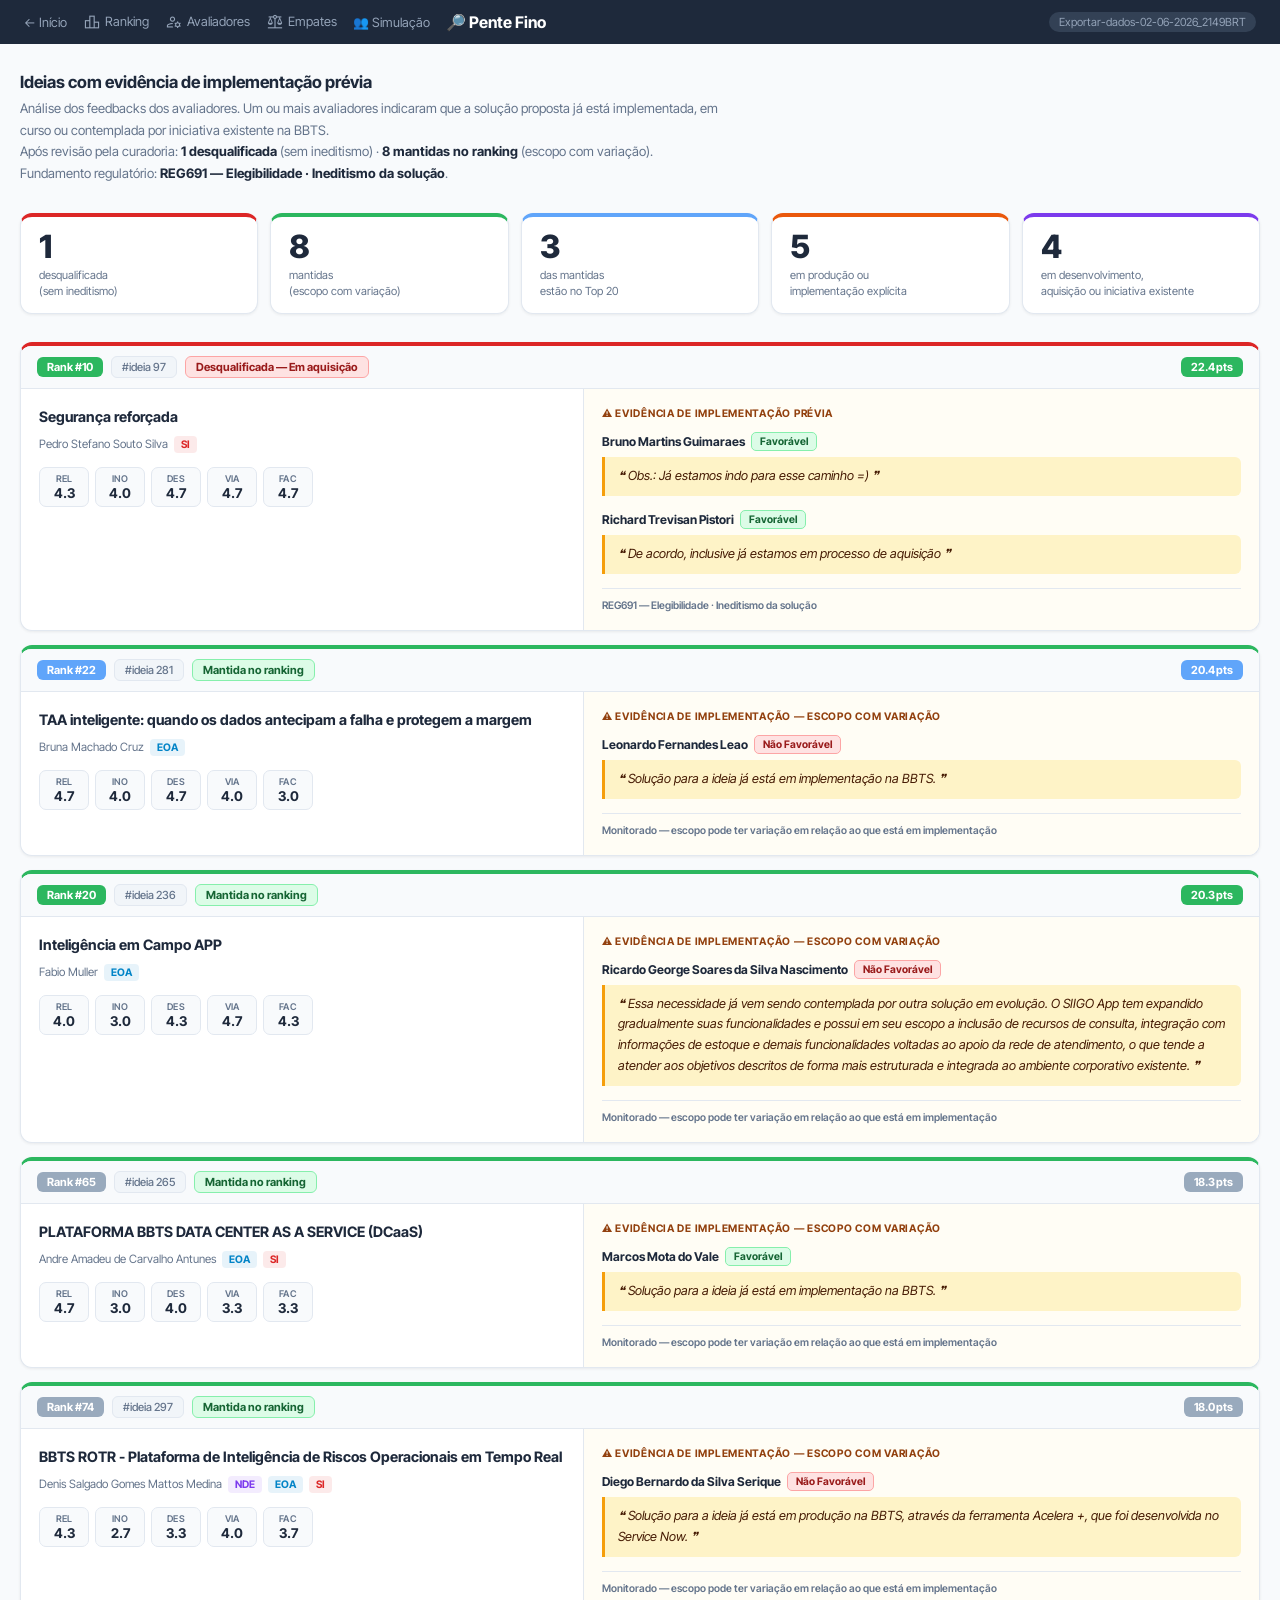
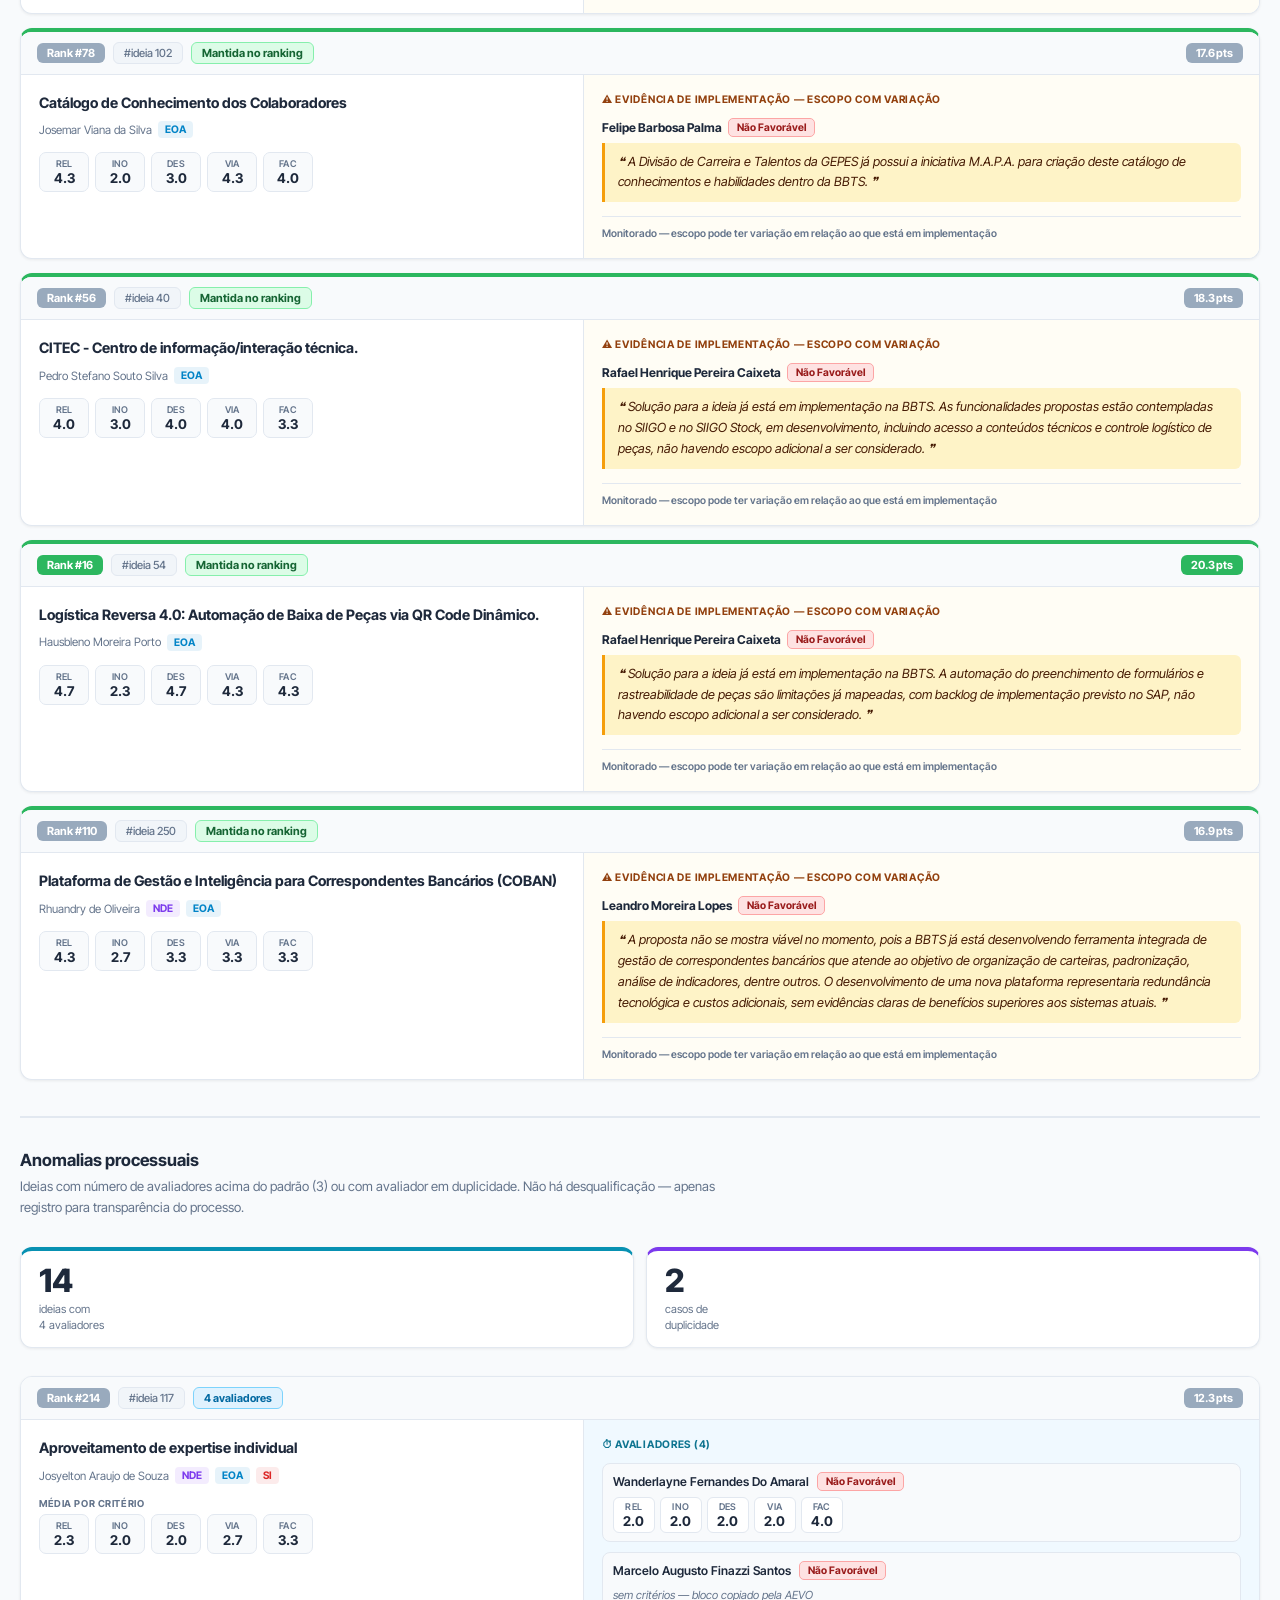
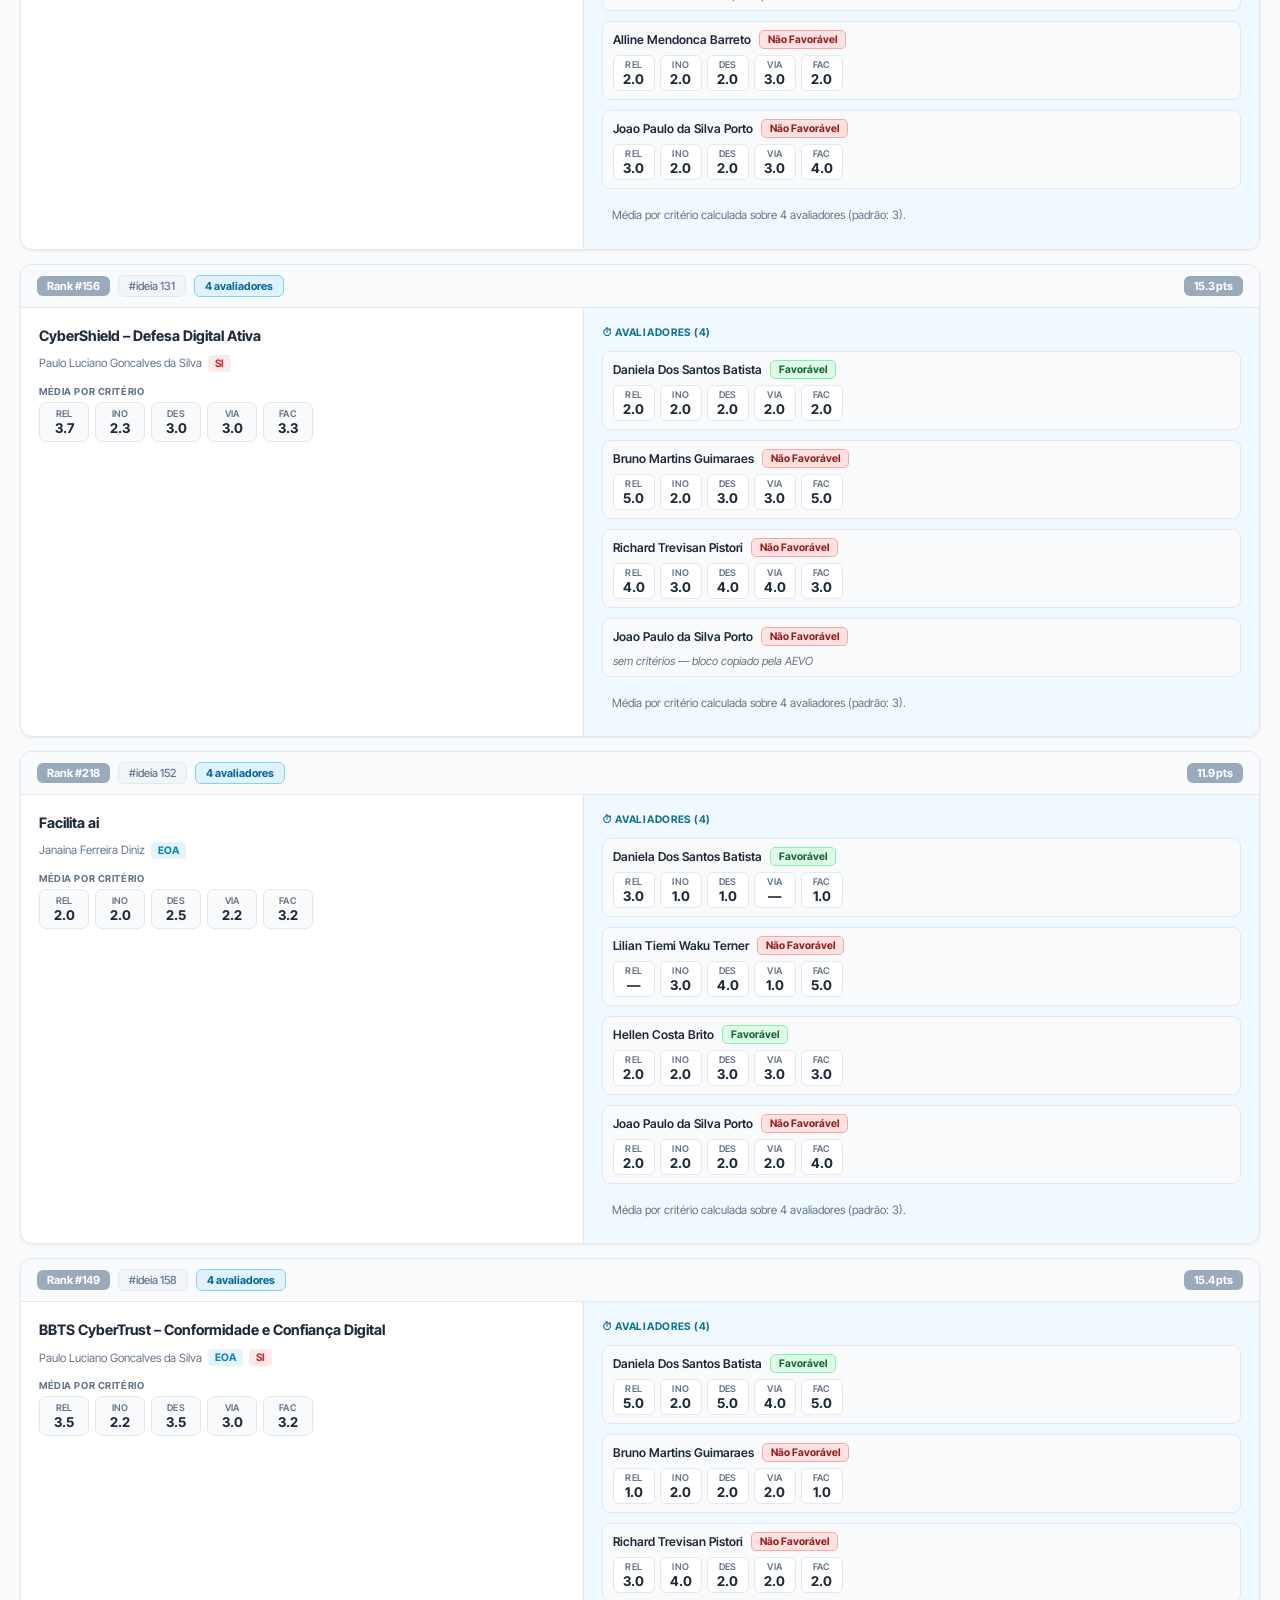
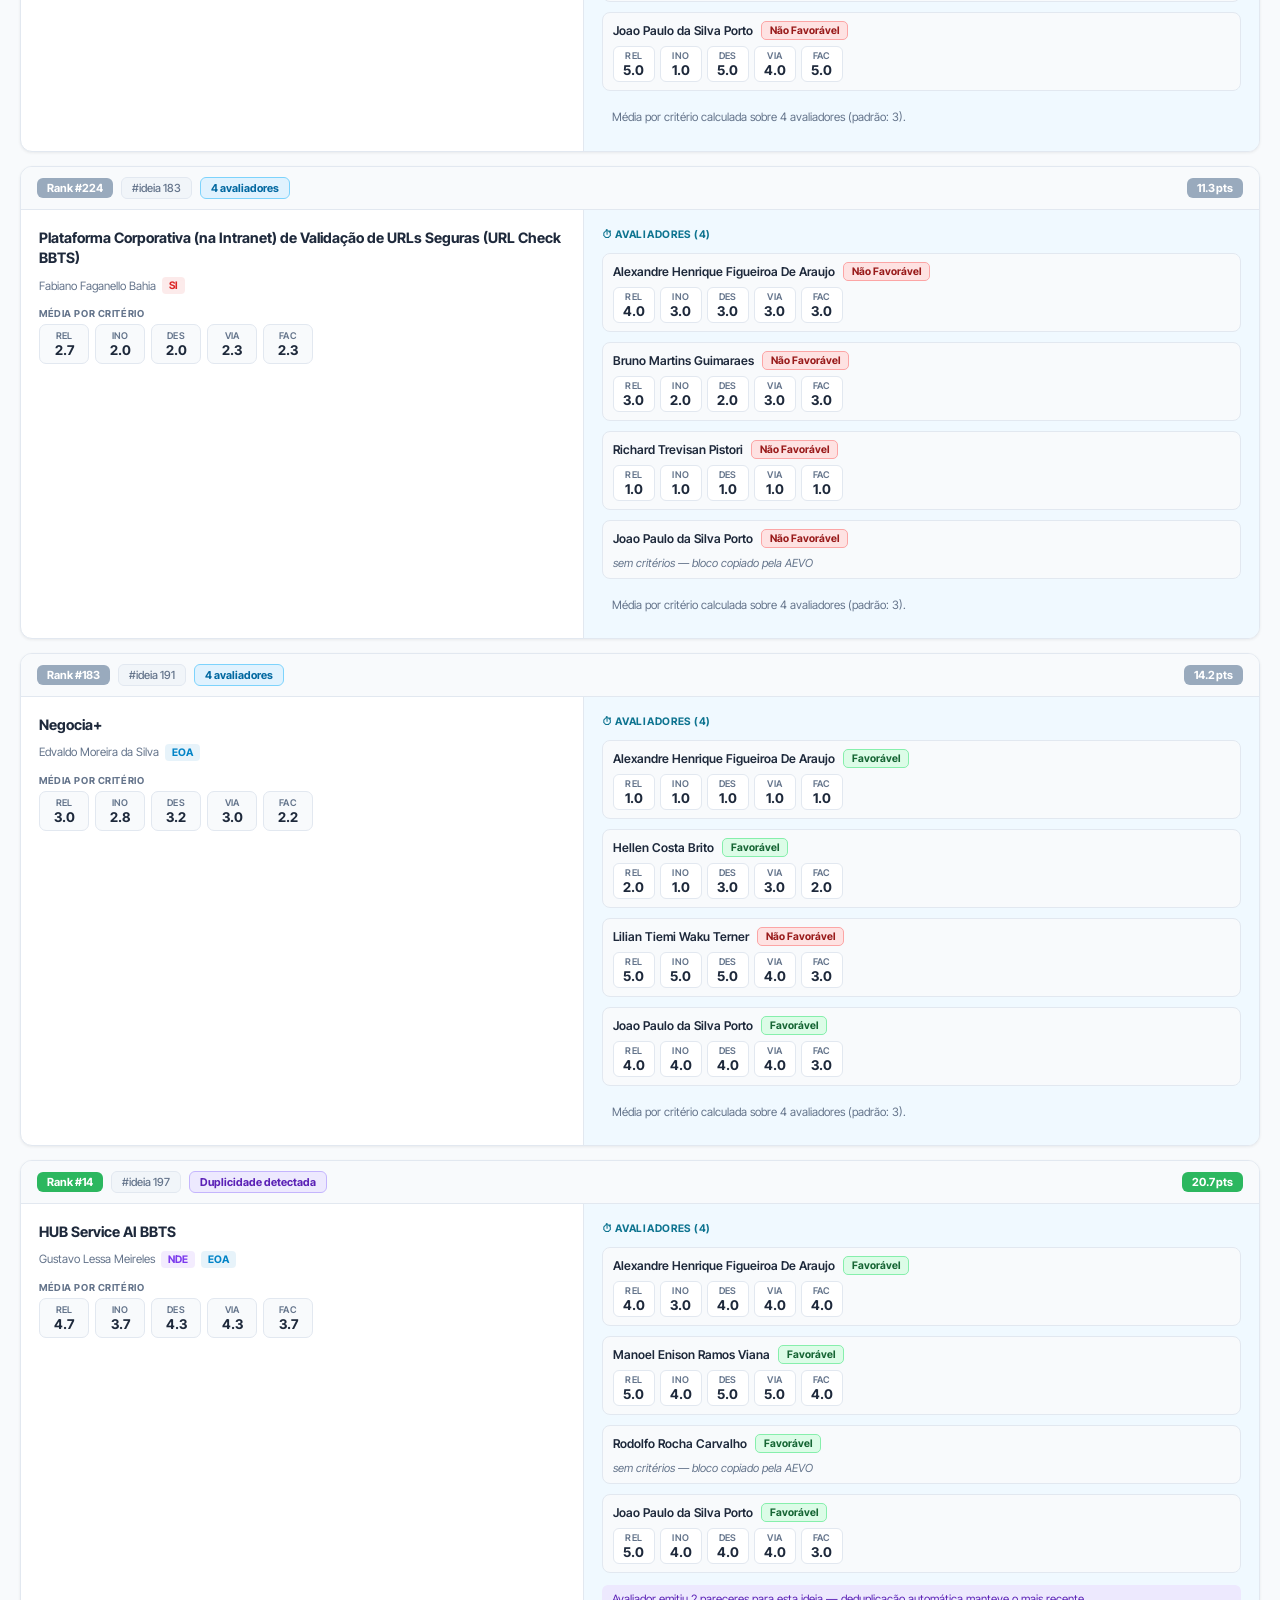
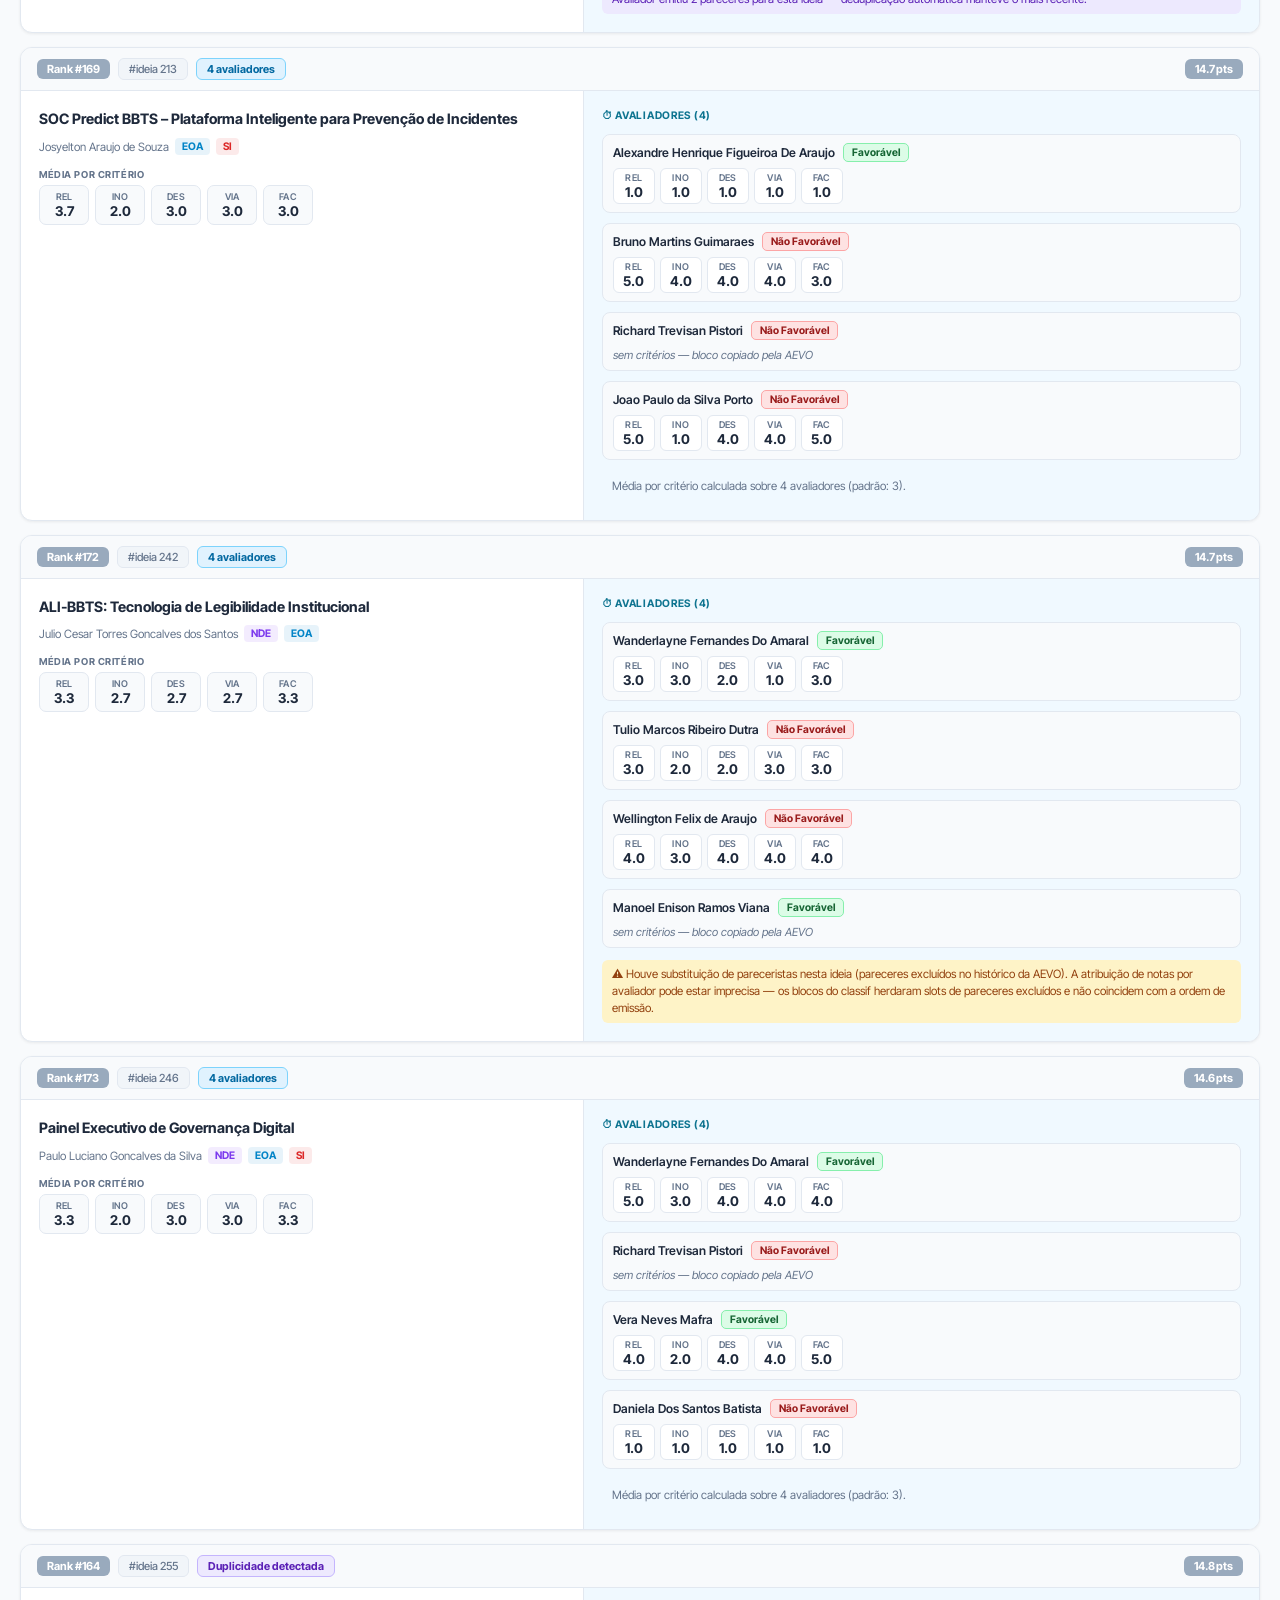
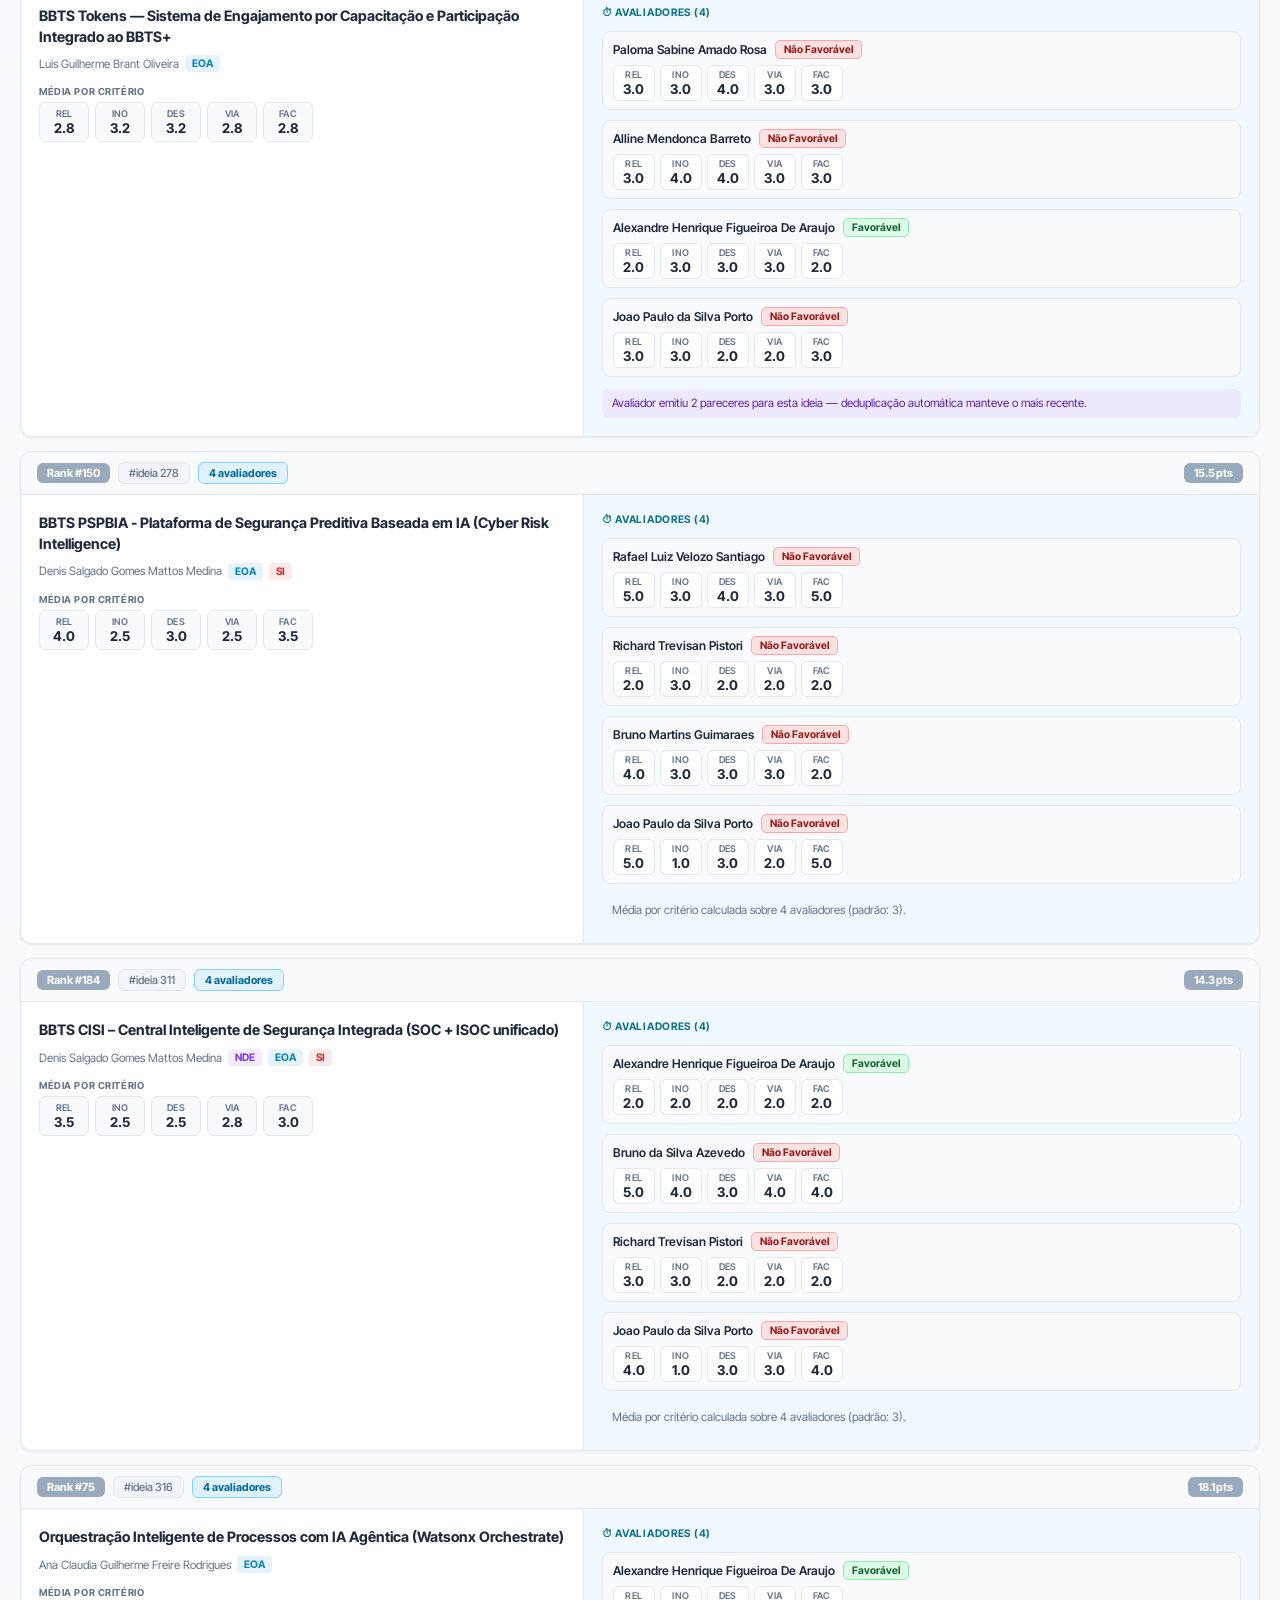
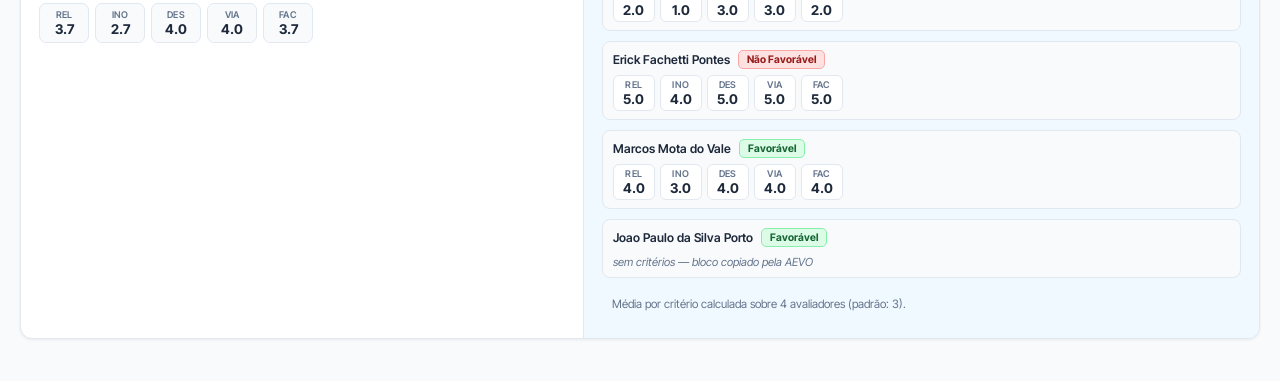
<file: painel_pente_fino.html>
<!DOCTYPE html>
<html lang="pt-BR">
<head>
<meta charset="UTF-8">
<meta name="viewport" content="width=device-width,initial-scale=1">
<title>Pente Fino — Batalha de Ideias 2026</title>
<link rel="preconnect" href="https://fonts.googleapis.com">
<link rel="preconnect" href="https://fonts.gstatic.com" crossorigin>
<link href="https://fonts.googleapis.com/css2?family=Material+Symbols+Outlined:opsz,wght,FILL,GRAD@24,400,0,0" rel="stylesheet">
<link href="https://fonts.googleapis.com/css2?family=Inter+Tight:ital,wght@0,300;0,400;0,500;0,600;0,700;1,400&display=swap" rel="stylesheet">
<style>
:root{--bg:#f8fafc;--borda:#e2e8f0;--cinza:#64748b;--txt:#1e293b}
*,*::before,*::after{box-sizing:border-box;margin:0;padding:0}
body{font-family:'Inter Tight','Segoe UI',sans-serif;background:var(--bg);color:var(--txt)}

header{background:#1e293b;color:#fff;padding:12px 24px;display:flex;align-items:center;gap:16px;position:sticky;top:0;z-index:200;flex-wrap:wrap}
header a{color:#94a3b8;text-decoration:none;font-size:.8rem;flex-shrink:0;transition:color .12s}
header a:hover{color:#fff}
header h1{font-size:1rem;font-weight:700;flex:1}
.hbadge{margin-left:auto;font-size:.7rem;background:#334155;padding:3px 10px;border-radius:20px;color:#94a3b8;flex-shrink:0}

.page{padding:28px 20px}

.pg-intro{margin-bottom:28px;max-width:720px}
.pg-intro h2{font-size:1.05rem;font-weight:700;margin-bottom:6px}
.pg-intro p{font-size:.82rem;color:var(--cinza);line-height:1.65}
.pg-intro strong{color:var(--txt)}

.kpi-row{display:flex;gap:12px;flex-wrap:wrap;margin-bottom:28px}
.kpi{background:#fff;border:1px solid var(--borda);border-radius:12px;padding:14px 18px;min-width:130px;flex:1;box-shadow:0 1px 3px #0001}
.kpi .kv{font-size:2rem;font-weight:800;line-height:1}
.kpi .kl{font-size:.7rem;color:var(--cinza);margin-top:4px;line-height:1.45}
.kpi.k-total{border-top:4px solid #dc2626}
.kpi.k-t20  {border-top:4px solid #2cb75f}
.kpi.k-2150 {border-top:4px solid #60a5fa}
.kpi.k-impl {border-top:4px solid #ea580c}
.kpi.k-dev  {border-top:4px solid #7c3aed}
.kpi.k-4ev  {border-top:4px solid #0891b2}
.kpi.k-dup  {border-top:4px solid #7c3aed}
.kpi.k-sub  {border-top:4px solid #94a3b8}

.sec-div{border-top:2px solid var(--borda);margin:36px 0 32px}

.sub-hd{font-size:.88rem;font-weight:700;color:var(--txt);margin-bottom:6px;margin-top:0}
.sub-desc{font-size:.79rem;color:var(--cinza);line-height:1.6;margin-bottom:18px;max-width:720px}

/* ── Cards seção 1 ── */
.pf-card{background:#fff;border:1px solid var(--borda);border-radius:12px;margin-bottom:14px;overflow:hidden;box-shadow:0 1px 3px #0001}
.pf-hd{display:flex;align-items:center;gap:8px;padding:10px 16px;background:#f8fafc;border-bottom:1px solid var(--borda);flex-wrap:wrap}
.rbadge{font-size:.7rem;font-weight:700;color:#fff;border-radius:6px;padding:3px 10px;white-space:nowrap}
.ibadge{font-size:.7rem;font-weight:500;color:var(--cinza);background:#f1f5f9;border:1px solid var(--borda);border-radius:6px;padding:3px 10px}
.catbadge{font-size:.7rem;font-weight:700;border:1px solid;border-radius:6px;padding:3px 10px}
.sbadge{font-size:.7rem;font-weight:700;color:#fff;border-radius:6px;padding:3px 10px;margin-left:auto;white-space:nowrap}

.pf-body{display:grid;grid-template-columns:5fr 6fr}
.pf-l{padding:18px;border-right:1px solid var(--borda)}
.pf-r{padding:18px;background:#fffdf5}

.idea-t{font-size:.9rem;font-weight:700;line-height:1.45;margin-bottom:8px;color:var(--txt)}
.idea-m{display:flex;align-items:center;gap:6px;flex-wrap:wrap;margin-bottom:14px}
.aut{font-size:.72rem;color:var(--cinza)}
.arena-chip{font-size:.65rem;font-weight:700;border-radius:4px;padding:2px 7px}

.crits{display:flex;gap:6px;flex-wrap:wrap}
.cc{display:flex;flex-direction:column;align-items:center;background:#f8fafc;border:1px solid var(--borda);border-radius:7px;padding:5px 9px;min-width:50px}
.cl{font-size:.58rem;color:var(--cinza);font-weight:600;letter-spacing:.03em}
.cv{font-size:.84rem;font-weight:700;margin-top:1px}

.ev-lbl{font-size:.65rem;font-weight:700;color:#92400e;text-transform:uppercase;letter-spacing:.07em;margin-bottom:12px;display:flex;align-items:center;gap:5px}
.ev-block{margin-bottom:14px}
.av-row{display:flex;align-items:center;gap:6px;flex-wrap:wrap;margin-bottom:6px}
.av-nm{font-size:.76rem;font-weight:700}
.av-dpt{font-size:.65rem;color:#fff;background:#64748b;border-radius:4px;padding:1px 7px;font-weight:500}

.ev-q{font-size:.79rem;line-height:1.65;color:#451a03;background:#fef3c7;border-left:3px solid #f59e0b;padding:9px 13px;border-radius:0 6px 6px 0;font-style:italic}

.reg-ref{margin-top:12px;font-size:.65rem;font-weight:600;color:var(--cinza);border-top:1px solid var(--borda);padding-top:10px}

/* ── Cards seção 2 ── */
.an-card{background:#fff;border:1px solid var(--borda);border-radius:12px;margin-bottom:14px;overflow:hidden;box-shadow:0 1px 3px #0001}
.an-ev-r{background:#f0f9ff}
.ev-lbl-an{font-size:.65rem;font-weight:700;color:#0e7490;text-transform:uppercase;letter-spacing:.07em;margin-bottom:12px}
.an-avg-lbl{font-size:.6rem;font-weight:700;color:var(--cinza);text-transform:uppercase;letter-spacing:.06em;margin-bottom:5px;margin-top:12px}
.anom-evs{display:flex;flex-direction:column;gap:10px;margin-bottom:12px}
.anom-ev{display:flex;flex-direction:column;gap:4px;padding:8px 10px;background:#f8fafc;border:1px solid var(--borda);border-radius:8px}
.anom-ev-hd{display:flex;align-items:center;gap:8px;flex-wrap:wrap}
.av-nm-sm{font-size:.76rem;font-weight:600;color:var(--txt)}
.anom-ev-crits{display:flex;gap:5px;flex-wrap:wrap;margin-top:2px}
.no-crit-note{font-size:.7rem;color:var(--cinza);font-style:italic;margin-top:2px}
.anom-cc{display:flex;flex-direction:column;align-items:center;background:#fff;border:1px solid var(--borda);border-radius:6px;padding:3px 7px;min-width:42px}
.par-fav {font-size:.65rem;font-weight:700;background:#dcfce7;color:#166534;border:1px solid #86efac;border-radius:5px;padding:2px 8px}
.par-nfav{font-size:.65rem;font-weight:700;background:#fee2e2;color:#991b1b;border:1px solid #fca5a5;border-radius:5px;padding:2px 8px}
.par-nd  {font-size:.65rem;color:var(--cinza);padding:2px 4px}

.type-b{font-size:.68rem;font-weight:700;border-radius:6px;padding:3px 10px;border:1px solid}
.four-b{background:#e0f2fe;color:#0369a1;border-color:#7dd3fc}
.dup-b {background:#ede9fe;color:#5b21b6;border-color:#c4b5fd}

.an-note{font-size:.72rem;color:var(--cinza);margin-top:8px;padding:6px 10px;border-radius:6px;line-height:1.5}
.an-note.dup-note{background:#ede9fe;color:#5b21b6}
.an-note.warn-note{background:#fef3c7;color:#92400e}

@media(max-width:680px){
  .pf-body{grid-template-columns:1fr}
  .pf-l{border-right:none;border-bottom:1px solid var(--borda)}
  .pf-r,.an-ev-r{background:#fff}
}

.nav-icon { font-size:18px; vertical-align:middle; margin-right:4px;
  font-variation-settings:'FILL' 0,'wght' 300,'GRAD' 0,'opsz' 24; }
</style>
</head>
<body>

<header>
  <a href="index.html">&#8592; In&iacute;cio</a>
  <a href="ranking_tabs.html"><span class="material-symbols-outlined nav-icon">leaderboard</span>Ranking</a>
  <a href="painel_avaliadores.html"><span class="material-symbols-outlined nav-icon">manage_accounts</span>Avaliadores</a>
  <a href="relatorio_empates.html"><span class="material-symbols-outlined nav-icon">balance</span>Empates</a>
  <a href="simulacao_perfis.html">&#128101; Simula&ccedil;&atilde;o</a>
  <h1>&#128270; Pente Fino</h1>
  <span class="hbadge">Exportar-dados-02-06-2026_2149BRT</span>
</header>

<div class="page">

<div class="pg-intro">
  <h2>Ideias com evid&ecirc;ncia de implementa&ccedil;&atilde;o pr&eacute;via</h2>
  <p>An&aacute;lise dos feedbacks dos avaliadores. Um ou mais avaliadores indicaram que a solu&ccedil;&atilde;o proposta
  j&aacute; est&aacute; implementada, em curso ou contemplada por iniciativa existente na BBTS.<br>
  Ap&oacute;s revis&atilde;o pela curadoria: <strong>1 desqualificada</strong> (sem ineditismo) · <strong>8 mantidas no ranking</strong> (escopo com varia&ccedil;&atilde;o).<br>
  Fundamento regulat&oacute;rio: <strong>REG691 &mdash; Elegibilidade &middot; Ineditismo da solu&ccedil;&atilde;o</strong>.</p>
</div>

<div class="kpi-row">
  <div class="kpi k-total"><div class="kv">1</div><div class="kl">desqualificada<br>(sem ineditismo)</div></div>
  <div class="kpi k-t20">  <div class="kv">8</div><div class="kl">mantidas<br>(escopo com varia&ccedil;&atilde;o)</div></div>
  <div class="kpi k-2150"> <div class="kv">3</div><div class="kl">das mantidas<br>est&atilde;o no Top 20</div></div>
  <div class="kpi k-impl"> <div class="kv">5</div><div class="kl">em produ&ccedil;&atilde;o ou<br>implementa&ccedil;&atilde;o expl&iacute;cita</div></div>
  <div class="kpi k-dev">  <div class="kv">4</div><div class="kl">em desenvolvimento,<br>aquisi&ccedil;&atilde;o ou iniciativa existente</div></div>
</div>

<div class="pf-card" style="border-top:4px solid #dc2626"><div class="pf-hd"><span class="rbadge" style="background:#2cb75f">Rank #10</span><span class="ibadge">#ideia 97</span><span class="catbadge" style="color:#991b1b;background:#fee2e2;border-color:#fca5a5">Desqualificada &mdash; Em aquisição</span><span class="sbadge" style="background:#2cb75f">22.4&thinsp;pts</span></div><div class="pf-body"><div class="pf-l"><h3 class="idea-t">Segurança reforçada </h3><div class="idea-m"><span class="aut">Pedro Stefano Souto Silva</span><span class="arena-chip" style="background:#dc262618;color:#dc2626">SI</span></div><div class="crits"><div class="cc"><span class="cl">REL</span><span class="cv">4.3</span></div><div class="cc"><span class="cl">INO</span><span class="cv">4.0</span></div><div class="cc"><span class="cl">DES</span><span class="cv">4.7</span></div><div class="cc"><span class="cl">VIA</span><span class="cv">4.7</span></div><div class="cc"><span class="cl">FAC</span><span class="cv">4.7</span></div></div></div><div class="pf-r"><div class="ev-lbl">&#9888; Evid&ecirc;ncia de implementa&ccedil;&atilde;o pr&eacute;via</div><div class="ev-block"><div class="av-row"><span class="av-nm">Bruno Martins Guimaraes</span><span class="par-fav">Favorável</span></div><blockquote class="ev-q">&#10077; Obs.: Já estamos indo para esse caminho =) &#10078;</blockquote></div><div class="ev-block"><div class="av-row"><span class="av-nm">Richard Trevisan Pistori</span><span class="par-fav">Favorável</span></div><blockquote class="ev-q">&#10077; De acordo, inclusive já estamos em processo de aquisição &#10078;</blockquote></div><div class="reg-ref">REG691 &mdash; Elegibilidade &middot; Ineditismo da solu&ccedil;&atilde;o</div></div></div></div>
<div class="pf-card" style="border-top:4px solid #2cb75f"><div class="pf-hd"><span class="rbadge" style="background:#60a5fa">Rank #22</span><span class="ibadge">#ideia 281</span><span class="catbadge" style="color:#166534;background:#dcfce7;border-color:#86efac">Mantida no ranking</span><span class="sbadge" style="background:#60a5fa">20.4&thinsp;pts</span></div><div class="pf-body"><div class="pf-l"><h3 class="idea-t">TAA inteligente: quando os dados antecipam a falha e protegem a margem</h3><div class="idea-m"><span class="aut">Bruna Machado Cruz</span><span class="arena-chip" style="background:#0284c718;color:#0284c7">EOA</span></div><div class="crits"><div class="cc"><span class="cl">REL</span><span class="cv">4.7</span></div><div class="cc"><span class="cl">INO</span><span class="cv">4.0</span></div><div class="cc"><span class="cl">DES</span><span class="cv">4.7</span></div><div class="cc"><span class="cl">VIA</span><span class="cv">4.0</span></div><div class="cc"><span class="cl">FAC</span><span class="cv">3.0</span></div></div></div><div class="pf-r"><div class="ev-lbl">&#9888; Evid&ecirc;ncia de implementa&ccedil;&atilde;o &mdash; escopo com varia&ccedil;&atilde;o</div><div class="ev-block"><div class="av-row"><span class="av-nm">Leonardo Fernandes Leao</span><span class="par-nfav">Não Favorável</span></div><blockquote class="ev-q">&#10077; Solução para a ideia já está em implementação na BBTS. &#10078;</blockquote></div><div class="reg-ref">Monitorado &mdash; escopo pode ter varia&ccedil;&atilde;o em rela&ccedil;&atilde;o ao que est&aacute; em implementa&ccedil;&atilde;o</div></div></div></div>
<div class="pf-card" style="border-top:4px solid #2cb75f"><div class="pf-hd"><span class="rbadge" style="background:#2cb75f">Rank #20</span><span class="ibadge">#ideia 236</span><span class="catbadge" style="color:#166534;background:#dcfce7;border-color:#86efac">Mantida no ranking</span><span class="sbadge" style="background:#2cb75f">20.3&thinsp;pts</span></div><div class="pf-body"><div class="pf-l"><h3 class="idea-t">Inteligência em Campo APP</h3><div class="idea-m"><span class="aut">Fabio Muller</span><span class="arena-chip" style="background:#0284c718;color:#0284c7">EOA</span></div><div class="crits"><div class="cc"><span class="cl">REL</span><span class="cv">4.0</span></div><div class="cc"><span class="cl">INO</span><span class="cv">3.0</span></div><div class="cc"><span class="cl">DES</span><span class="cv">4.3</span></div><div class="cc"><span class="cl">VIA</span><span class="cv">4.7</span></div><div class="cc"><span class="cl">FAC</span><span class="cv">4.3</span></div></div></div><div class="pf-r"><div class="ev-lbl">&#9888; Evid&ecirc;ncia de implementa&ccedil;&atilde;o &mdash; escopo com varia&ccedil;&atilde;o</div><div class="ev-block"><div class="av-row"><span class="av-nm">Ricardo George Soares da Silva Nascimento</span><span class="par-nfav">Não Favorável</span></div><blockquote class="ev-q">&#10077; Essa necessidade já vem sendo contemplada por outra solução em evolução. O SIIGO App tem expandido gradualmente suas funcionalidades e possui em seu escopo a inclusão de recursos de consulta, integração com informações de estoque e demais funcionalidades voltadas ao apoio da rede de atendimento, o que tende a atender aos objetivos descritos de forma mais estruturada e integrada ao ambiente corporativo existente. &#10078;</blockquote></div><div class="reg-ref">Monitorado &mdash; escopo pode ter varia&ccedil;&atilde;o em rela&ccedil;&atilde;o ao que est&aacute; em implementa&ccedil;&atilde;o</div></div></div></div>
<div class="pf-card" style="border-top:4px solid #2cb75f"><div class="pf-hd"><span class="rbadge" style="background:#99aabd">Rank #65</span><span class="ibadge">#ideia 265</span><span class="catbadge" style="color:#166534;background:#dcfce7;border-color:#86efac">Mantida no ranking</span><span class="sbadge" style="background:#99aabd">18.3&thinsp;pts</span></div><div class="pf-body"><div class="pf-l"><h3 class="idea-t">PLATAFORMA BBTS DATA CENTER AS A SERVICE (DCaaS)</h3><div class="idea-m"><span class="aut">Andre Amadeu de Carvalho Antunes</span><span class="arena-chip" style="background:#0284c718;color:#0284c7">EOA</span><span class="arena-chip" style="background:#dc262618;color:#dc2626">SI</span></div><div class="crits"><div class="cc"><span class="cl">REL</span><span class="cv">4.7</span></div><div class="cc"><span class="cl">INO</span><span class="cv">3.0</span></div><div class="cc"><span class="cl">DES</span><span class="cv">4.0</span></div><div class="cc"><span class="cl">VIA</span><span class="cv">3.3</span></div><div class="cc"><span class="cl">FAC</span><span class="cv">3.3</span></div></div></div><div class="pf-r"><div class="ev-lbl">&#9888; Evid&ecirc;ncia de implementa&ccedil;&atilde;o &mdash; escopo com varia&ccedil;&atilde;o</div><div class="ev-block"><div class="av-row"><span class="av-nm">Marcos Mota do Vale</span><span class="par-fav">Favorável</span></div><blockquote class="ev-q">&#10077; Solução para a ideia já está em implementação na BBTS. &#10078;</blockquote></div><div class="reg-ref">Monitorado &mdash; escopo pode ter varia&ccedil;&atilde;o em rela&ccedil;&atilde;o ao que est&aacute; em implementa&ccedil;&atilde;o</div></div></div></div>
<div class="pf-card" style="border-top:4px solid #2cb75f"><div class="pf-hd"><span class="rbadge" style="background:#99aabd">Rank #74</span><span class="ibadge">#ideia 297</span><span class="catbadge" style="color:#166534;background:#dcfce7;border-color:#86efac">Mantida no ranking</span><span class="sbadge" style="background:#99aabd">18.0&thinsp;pts</span></div><div class="pf-body"><div class="pf-l"><h3 class="idea-t">BBTS ROTR - Plataforma de Inteligência de Riscos Operacionais em Tempo Real</h3><div class="idea-m"><span class="aut">Denis Salgado Gomes Mattos Medina</span><span class="arena-chip" style="background:#7c3aed18;color:#7c3aed">NDE</span><span class="arena-chip" style="background:#0284c718;color:#0284c7">EOA</span><span class="arena-chip" style="background:#dc262618;color:#dc2626">SI</span></div><div class="crits"><div class="cc"><span class="cl">REL</span><span class="cv">4.3</span></div><div class="cc"><span class="cl">INO</span><span class="cv">2.7</span></div><div class="cc"><span class="cl">DES</span><span class="cv">3.3</span></div><div class="cc"><span class="cl">VIA</span><span class="cv">4.0</span></div><div class="cc"><span class="cl">FAC</span><span class="cv">3.7</span></div></div></div><div class="pf-r"><div class="ev-lbl">&#9888; Evid&ecirc;ncia de implementa&ccedil;&atilde;o &mdash; escopo com varia&ccedil;&atilde;o</div><div class="ev-block"><div class="av-row"><span class="av-nm">Diego Bernardo da Silva Serique</span><span class="par-nfav">Não Favorável</span></div><blockquote class="ev-q">&#10077; Solução para a ideia já está em produção na BBTS, através da ferramenta Acelera +, que foi desenvolvida no Service Now. &#10078;</blockquote></div><div class="reg-ref">Monitorado &mdash; escopo pode ter varia&ccedil;&atilde;o em rela&ccedil;&atilde;o ao que est&aacute; em implementa&ccedil;&atilde;o</div></div></div></div>
<div class="pf-card" style="border-top:4px solid #2cb75f"><div class="pf-hd"><span class="rbadge" style="background:#99aabd">Rank #78</span><span class="ibadge">#ideia 102</span><span class="catbadge" style="color:#166534;background:#dcfce7;border-color:#86efac">Mantida no ranking</span><span class="sbadge" style="background:#99aabd">17.6&thinsp;pts</span></div><div class="pf-body"><div class="pf-l"><h3 class="idea-t">Catálogo de Conhecimento dos Colaboradores</h3><div class="idea-m"><span class="aut">Josemar Viana da Silva</span><span class="arena-chip" style="background:#0284c718;color:#0284c7">EOA</span></div><div class="crits"><div class="cc"><span class="cl">REL</span><span class="cv">4.3</span></div><div class="cc"><span class="cl">INO</span><span class="cv">2.0</span></div><div class="cc"><span class="cl">DES</span><span class="cv">3.0</span></div><div class="cc"><span class="cl">VIA</span><span class="cv">4.3</span></div><div class="cc"><span class="cl">FAC</span><span class="cv">4.0</span></div></div></div><div class="pf-r"><div class="ev-lbl">&#9888; Evid&ecirc;ncia de implementa&ccedil;&atilde;o &mdash; escopo com varia&ccedil;&atilde;o</div><div class="ev-block"><div class="av-row"><span class="av-nm">Felipe Barbosa Palma</span><span class="par-nfav">Não Favorável</span></div><blockquote class="ev-q">&#10077; A Divisão de Carreira e Talentos da GEPES já possui a iniciativa M.A.P.A. para criação deste catálogo de conhecimentos e habilidades dentro da BBTS. &#10078;</blockquote></div><div class="reg-ref">Monitorado &mdash; escopo pode ter varia&ccedil;&atilde;o em rela&ccedil;&atilde;o ao que est&aacute; em implementa&ccedil;&atilde;o</div></div></div></div>
<div class="pf-card" style="border-top:4px solid #2cb75f"><div class="pf-hd"><span class="rbadge" style="background:#99aabd">Rank #56</span><span class="ibadge">#ideia 40</span><span class="catbadge" style="color:#166534;background:#dcfce7;border-color:#86efac">Mantida no ranking</span><span class="sbadge" style="background:#99aabd">18.3&thinsp;pts</span></div><div class="pf-body"><div class="pf-l"><h3 class="idea-t">CITEC - Centro de informação/interação técnica. </h3><div class="idea-m"><span class="aut">Pedro Stefano Souto Silva</span><span class="arena-chip" style="background:#0284c718;color:#0284c7">EOA</span></div><div class="crits"><div class="cc"><span class="cl">REL</span><span class="cv">4.0</span></div><div class="cc"><span class="cl">INO</span><span class="cv">3.0</span></div><div class="cc"><span class="cl">DES</span><span class="cv">4.0</span></div><div class="cc"><span class="cl">VIA</span><span class="cv">4.0</span></div><div class="cc"><span class="cl">FAC</span><span class="cv">3.3</span></div></div></div><div class="pf-r"><div class="ev-lbl">&#9888; Evid&ecirc;ncia de implementa&ccedil;&atilde;o &mdash; escopo com varia&ccedil;&atilde;o</div><div class="ev-block"><div class="av-row"><span class="av-nm">Rafael Henrique Pereira Caixeta</span><span class="par-nfav">Não Favorável</span></div><blockquote class="ev-q">&#10077; Solução para a ideia já está em implementação na BBTS. As funcionalidades propostas estão contempladas no SIIGO e no SIIGO Stock, em desenvolvimento, incluindo acesso a conteúdos técnicos e controle logístico de peças, não havendo escopo adicional a ser considerado. &#10078;</blockquote></div><div class="reg-ref">Monitorado &mdash; escopo pode ter varia&ccedil;&atilde;o em rela&ccedil;&atilde;o ao que est&aacute; em implementa&ccedil;&atilde;o</div></div></div></div>
<div class="pf-card" style="border-top:4px solid #2cb75f"><div class="pf-hd"><span class="rbadge" style="background:#2cb75f">Rank #16</span><span class="ibadge">#ideia 54</span><span class="catbadge" style="color:#166534;background:#dcfce7;border-color:#86efac">Mantida no ranking</span><span class="sbadge" style="background:#2cb75f">20.3&thinsp;pts</span></div><div class="pf-body"><div class="pf-l"><h3 class="idea-t">Logística Reversa 4.0: Automação de Baixa de Peças via QR Code Dinâmico.</h3><div class="idea-m"><span class="aut">Hausbleno Moreira Porto</span><span class="arena-chip" style="background:#0284c718;color:#0284c7">EOA</span></div><div class="crits"><div class="cc"><span class="cl">REL</span><span class="cv">4.7</span></div><div class="cc"><span class="cl">INO</span><span class="cv">2.3</span></div><div class="cc"><span class="cl">DES</span><span class="cv">4.7</span></div><div class="cc"><span class="cl">VIA</span><span class="cv">4.3</span></div><div class="cc"><span class="cl">FAC</span><span class="cv">4.3</span></div></div></div><div class="pf-r"><div class="ev-lbl">&#9888; Evid&ecirc;ncia de implementa&ccedil;&atilde;o &mdash; escopo com varia&ccedil;&atilde;o</div><div class="ev-block"><div class="av-row"><span class="av-nm">Rafael Henrique Pereira Caixeta</span><span class="par-nfav">Não Favorável</span></div><blockquote class="ev-q">&#10077; Solução para a ideia já está em implementação na BBTS. A automação do preenchimento de formulários e rastreabilidade de peças são limitações já mapeadas, com backlog de implementação previsto no SAP, não havendo escopo adicional a ser considerado. &#10078;</blockquote></div><div class="reg-ref">Monitorado &mdash; escopo pode ter varia&ccedil;&atilde;o em rela&ccedil;&atilde;o ao que est&aacute; em implementa&ccedil;&atilde;o</div></div></div></div>
<div class="pf-card" style="border-top:4px solid #2cb75f"><div class="pf-hd"><span class="rbadge" style="background:#99aabd">Rank #110</span><span class="ibadge">#ideia 250</span><span class="catbadge" style="color:#166534;background:#dcfce7;border-color:#86efac">Mantida no ranking</span><span class="sbadge" style="background:#99aabd">16.9&thinsp;pts</span></div><div class="pf-body"><div class="pf-l"><h3 class="idea-t">Plataforma de Gestão e Inteligência para Correspondentes Bancários (COBAN)</h3><div class="idea-m"><span class="aut">Rhuandry de Oliveira</span><span class="arena-chip" style="background:#7c3aed18;color:#7c3aed">NDE</span><span class="arena-chip" style="background:#0284c718;color:#0284c7">EOA</span></div><div class="crits"><div class="cc"><span class="cl">REL</span><span class="cv">4.3</span></div><div class="cc"><span class="cl">INO</span><span class="cv">2.7</span></div><div class="cc"><span class="cl">DES</span><span class="cv">3.3</span></div><div class="cc"><span class="cl">VIA</span><span class="cv">3.3</span></div><div class="cc"><span class="cl">FAC</span><span class="cv">3.3</span></div></div></div><div class="pf-r"><div class="ev-lbl">&#9888; Evid&ecirc;ncia de implementa&ccedil;&atilde;o &mdash; escopo com varia&ccedil;&atilde;o</div><div class="ev-block"><div class="av-row"><span class="av-nm">Leandro Moreira Lopes</span><span class="par-nfav">Não Favorável</span></div><blockquote class="ev-q">&#10077; A proposta não se mostra viável no momento, pois a BBTS já está desenvolvendo ferramenta integrada de gestão de correspondentes bancários que atende ao objetivo de organização de carteiras, padronização, análise de indicadores, dentre outros. O desenvolvimento de uma nova plataforma representaria redundância tecnológica e custos adicionais, sem evidências claras de benefícios superiores aos sistemas atuais. &#10078;</blockquote></div><div class="reg-ref">Monitorado &mdash; escopo pode ter varia&ccedil;&atilde;o em rela&ccedil;&atilde;o ao que est&aacute; em implementa&ccedil;&atilde;o</div></div></div></div>

<div class="sec-div"></div><div class="pg-intro"><h2>Anomalias processuais</h2><p>Ideias com n&uacute;mero de avaliadores acima do padr&atilde;o (3) ou com avaliador em duplicidade. N&atilde;o h&aacute; desqualifica&ccedil;&atilde;o &mdash; apenas registro para transpar&ecirc;ncia do processo.</p></div><div class="kpi-row"><div class="kpi k-4ev"><div class="kv">14</div><div class="kl">ideias com<br>4 avaliadores</div></div><div class="kpi k-dup"><div class="kv">2</div><div class="kl">casos de<br>duplicidade</div></div></div><div class="an-card"><div class="pf-hd"><span class="rbadge" style="background:#99aabd">Rank #214</span><span class="ibadge">#ideia 117</span><span class="type-b four-b">4 avaliadores</span><span class="sbadge" style="background:#99aabd">12.3&thinsp;pts</span></div><div class="pf-body"><div class="pf-l"><h3 class="idea-t">Aproveitamento de expertise individual </h3><div class="idea-m"><span class="aut">Josyelton Araujo de Souza</span><span class="arena-chip" style="background:#7c3aed18;color:#7c3aed">NDE</span><span class="arena-chip" style="background:#0284c718;color:#0284c7">EOA</span><span class="arena-chip" style="background:#dc262618;color:#dc2626">SI</span></div><div class="an-avg-lbl">M&eacute;dia por crit&eacute;rio</div><div class="crits"><div class="cc"><span class="cl">REL</span><span class="cv">2.3</span></div><div class="cc"><span class="cl">INO</span><span class="cv">2.0</span></div><div class="cc"><span class="cl">DES</span><span class="cv">2.0</span></div><div class="cc"><span class="cl">VIA</span><span class="cv">2.7</span></div><div class="cc"><span class="cl">FAC</span><span class="cv">3.3</span></div></div></div><div class="pf-r an-ev-r"><div class="ev-lbl-an">&#9201; Avaliadores (4)</div><div class="anom-evs"><div class="anom-ev"><div class="anom-ev-hd"><span class="av-nm-sm">Wanderlayne Fernandes Do Amaral</span><span class="par-nfav">Não Favorável</span></div><div class="anom-ev-crits"><div class="anom-cc"><span class="cl">REL</span><span class="cv">2.0</span></div><div class="anom-cc"><span class="cl">INO</span><span class="cv">2.0</span></div><div class="anom-cc"><span class="cl">DES</span><span class="cv">2.0</span></div><div class="anom-cc"><span class="cl">VIA</span><span class="cv">2.0</span></div><div class="anom-cc"><span class="cl">FAC</span><span class="cv">4.0</span></div></div></div><div class="anom-ev"><div class="anom-ev-hd"><span class="av-nm-sm">Marcelo Augusto Finazzi Santos</span><span class="par-nfav">Não Favorável</span></div><div class="anom-ev-crits"><span class="no-crit-note">sem critérios — bloco copiado pela AEVO</span></div></div><div class="anom-ev"><div class="anom-ev-hd"><span class="av-nm-sm">Alline Mendonca Barreto</span><span class="par-nfav">Não Favorável</span></div><div class="anom-ev-crits"><div class="anom-cc"><span class="cl">REL</span><span class="cv">2.0</span></div><div class="anom-cc"><span class="cl">INO</span><span class="cv">2.0</span></div><div class="anom-cc"><span class="cl">DES</span><span class="cv">2.0</span></div><div class="anom-cc"><span class="cl">VIA</span><span class="cv">3.0</span></div><div class="anom-cc"><span class="cl">FAC</span><span class="cv">2.0</span></div></div></div><div class="anom-ev"><div class="anom-ev-hd"><span class="av-nm-sm">Joao Paulo da Silva Porto</span><span class="par-nfav">Não Favorável</span></div><div class="anom-ev-crits"><div class="anom-cc"><span class="cl">REL</span><span class="cv">3.0</span></div><div class="anom-cc"><span class="cl">INO</span><span class="cv">2.0</span></div><div class="anom-cc"><span class="cl">DES</span><span class="cv">2.0</span></div><div class="anom-cc"><span class="cl">VIA</span><span class="cv">3.0</span></div><div class="anom-cc"><span class="cl">FAC</span><span class="cv">4.0</span></div></div></div></div><div class="an-note">M&eacute;dia por crit&eacute;rio calculada sobre 4 avaliadores (padr&atilde;o: 3).</div></div></div></div>
<div class="an-card"><div class="pf-hd"><span class="rbadge" style="background:#99aabd">Rank #156</span><span class="ibadge">#ideia 131</span><span class="type-b four-b">4 avaliadores</span><span class="sbadge" style="background:#99aabd">15.3&thinsp;pts</span></div><div class="pf-body"><div class="pf-l"><h3 class="idea-t">CyberShield – Defesa Digital Ativa</h3><div class="idea-m"><span class="aut">Paulo Luciano Goncalves da Silva</span><span class="arena-chip" style="background:#dc262618;color:#dc2626">SI</span></div><div class="an-avg-lbl">M&eacute;dia por crit&eacute;rio</div><div class="crits"><div class="cc"><span class="cl">REL</span><span class="cv">3.7</span></div><div class="cc"><span class="cl">INO</span><span class="cv">2.3</span></div><div class="cc"><span class="cl">DES</span><span class="cv">3.0</span></div><div class="cc"><span class="cl">VIA</span><span class="cv">3.0</span></div><div class="cc"><span class="cl">FAC</span><span class="cv">3.3</span></div></div></div><div class="pf-r an-ev-r"><div class="ev-lbl-an">&#9201; Avaliadores (4)</div><div class="anom-evs"><div class="anom-ev"><div class="anom-ev-hd"><span class="av-nm-sm">Daniela Dos Santos Batista</span><span class="par-fav">Favorável</span></div><div class="anom-ev-crits"><div class="anom-cc"><span class="cl">REL</span><span class="cv">2.0</span></div><div class="anom-cc"><span class="cl">INO</span><span class="cv">2.0</span></div><div class="anom-cc"><span class="cl">DES</span><span class="cv">2.0</span></div><div class="anom-cc"><span class="cl">VIA</span><span class="cv">2.0</span></div><div class="anom-cc"><span class="cl">FAC</span><span class="cv">2.0</span></div></div></div><div class="anom-ev"><div class="anom-ev-hd"><span class="av-nm-sm">Bruno Martins Guimaraes</span><span class="par-nfav">Não Favorável</span></div><div class="anom-ev-crits"><div class="anom-cc"><span class="cl">REL</span><span class="cv">5.0</span></div><div class="anom-cc"><span class="cl">INO</span><span class="cv">2.0</span></div><div class="anom-cc"><span class="cl">DES</span><span class="cv">3.0</span></div><div class="anom-cc"><span class="cl">VIA</span><span class="cv">3.0</span></div><div class="anom-cc"><span class="cl">FAC</span><span class="cv">5.0</span></div></div></div><div class="anom-ev"><div class="anom-ev-hd"><span class="av-nm-sm">Richard Trevisan Pistori</span><span class="par-nfav">Não Favorável</span></div><div class="anom-ev-crits"><div class="anom-cc"><span class="cl">REL</span><span class="cv">4.0</span></div><div class="anom-cc"><span class="cl">INO</span><span class="cv">3.0</span></div><div class="anom-cc"><span class="cl">DES</span><span class="cv">4.0</span></div><div class="anom-cc"><span class="cl">VIA</span><span class="cv">4.0</span></div><div class="anom-cc"><span class="cl">FAC</span><span class="cv">3.0</span></div></div></div><div class="anom-ev"><div class="anom-ev-hd"><span class="av-nm-sm">Joao Paulo da Silva Porto</span><span class="par-nfav">Não Favorável</span></div><div class="anom-ev-crits"><span class="no-crit-note">sem critérios — bloco copiado pela AEVO</span></div></div></div><div class="an-note">M&eacute;dia por crit&eacute;rio calculada sobre 4 avaliadores (padr&atilde;o: 3).</div></div></div></div>
<div class="an-card"><div class="pf-hd"><span class="rbadge" style="background:#99aabd">Rank #218</span><span class="ibadge">#ideia 152</span><span class="type-b four-b">4 avaliadores</span><span class="sbadge" style="background:#99aabd">11.9&thinsp;pts</span></div><div class="pf-body"><div class="pf-l"><h3 class="idea-t">Facilita ai</h3><div class="idea-m"><span class="aut">Janaina Ferreira Diniz</span><span class="arena-chip" style="background:#0284c718;color:#0284c7">EOA</span></div><div class="an-avg-lbl">M&eacute;dia por crit&eacute;rio</div><div class="crits"><div class="cc"><span class="cl">REL</span><span class="cv">2.0</span></div><div class="cc"><span class="cl">INO</span><span class="cv">2.0</span></div><div class="cc"><span class="cl">DES</span><span class="cv">2.5</span></div><div class="cc"><span class="cl">VIA</span><span class="cv">2.2</span></div><div class="cc"><span class="cl">FAC</span><span class="cv">3.2</span></div></div></div><div class="pf-r an-ev-r"><div class="ev-lbl-an">&#9201; Avaliadores (4)</div><div class="anom-evs"><div class="anom-ev"><div class="anom-ev-hd"><span class="av-nm-sm">Daniela Dos Santos Batista</span><span class="par-fav">Favorável</span></div><div class="anom-ev-crits"><div class="anom-cc"><span class="cl">REL</span><span class="cv">3.0</span></div><div class="anom-cc"><span class="cl">INO</span><span class="cv">1.0</span></div><div class="anom-cc"><span class="cl">DES</span><span class="cv">1.0</span></div><div class="anom-cc"><span class="cl">VIA</span><span class="cv">—</span></div><div class="anom-cc"><span class="cl">FAC</span><span class="cv">1.0</span></div></div></div><div class="anom-ev"><div class="anom-ev-hd"><span class="av-nm-sm">Lilian Tiemi Waku Terner</span><span class="par-nfav">Não Favorável</span></div><div class="anom-ev-crits"><div class="anom-cc"><span class="cl">REL</span><span class="cv">—</span></div><div class="anom-cc"><span class="cl">INO</span><span class="cv">3.0</span></div><div class="anom-cc"><span class="cl">DES</span><span class="cv">4.0</span></div><div class="anom-cc"><span class="cl">VIA</span><span class="cv">1.0</span></div><div class="anom-cc"><span class="cl">FAC</span><span class="cv">5.0</span></div></div></div><div class="anom-ev"><div class="anom-ev-hd"><span class="av-nm-sm">Hellen Costa Brito</span><span class="par-fav">Favorável</span></div><div class="anom-ev-crits"><div class="anom-cc"><span class="cl">REL</span><span class="cv">2.0</span></div><div class="anom-cc"><span class="cl">INO</span><span class="cv">2.0</span></div><div class="anom-cc"><span class="cl">DES</span><span class="cv">3.0</span></div><div class="anom-cc"><span class="cl">VIA</span><span class="cv">3.0</span></div><div class="anom-cc"><span class="cl">FAC</span><span class="cv">3.0</span></div></div></div><div class="anom-ev"><div class="anom-ev-hd"><span class="av-nm-sm">Joao Paulo da Silva Porto</span><span class="par-nfav">Não Favorável</span></div><div class="anom-ev-crits"><div class="anom-cc"><span class="cl">REL</span><span class="cv">2.0</span></div><div class="anom-cc"><span class="cl">INO</span><span class="cv">2.0</span></div><div class="anom-cc"><span class="cl">DES</span><span class="cv">2.0</span></div><div class="anom-cc"><span class="cl">VIA</span><span class="cv">2.0</span></div><div class="anom-cc"><span class="cl">FAC</span><span class="cv">4.0</span></div></div></div></div><div class="an-note">M&eacute;dia por crit&eacute;rio calculada sobre 4 avaliadores (padr&atilde;o: 3).</div></div></div></div>
<div class="an-card"><div class="pf-hd"><span class="rbadge" style="background:#99aabd">Rank #149</span><span class="ibadge">#ideia 158</span><span class="type-b four-b">4 avaliadores</span><span class="sbadge" style="background:#99aabd">15.4&thinsp;pts</span></div><div class="pf-body"><div class="pf-l"><h3 class="idea-t">BBTS CyberTrust – Conformidade e Confiança Digital</h3><div class="idea-m"><span class="aut">Paulo Luciano Goncalves da Silva</span><span class="arena-chip" style="background:#0284c718;color:#0284c7">EOA</span><span class="arena-chip" style="background:#dc262618;color:#dc2626">SI</span></div><div class="an-avg-lbl">M&eacute;dia por crit&eacute;rio</div><div class="crits"><div class="cc"><span class="cl">REL</span><span class="cv">3.5</span></div><div class="cc"><span class="cl">INO</span><span class="cv">2.2</span></div><div class="cc"><span class="cl">DES</span><span class="cv">3.5</span></div><div class="cc"><span class="cl">VIA</span><span class="cv">3.0</span></div><div class="cc"><span class="cl">FAC</span><span class="cv">3.2</span></div></div></div><div class="pf-r an-ev-r"><div class="ev-lbl-an">&#9201; Avaliadores (4)</div><div class="anom-evs"><div class="anom-ev"><div class="anom-ev-hd"><span class="av-nm-sm">Daniela Dos Santos Batista</span><span class="par-fav">Favorável</span></div><div class="anom-ev-crits"><div class="anom-cc"><span class="cl">REL</span><span class="cv">5.0</span></div><div class="anom-cc"><span class="cl">INO</span><span class="cv">2.0</span></div><div class="anom-cc"><span class="cl">DES</span><span class="cv">5.0</span></div><div class="anom-cc"><span class="cl">VIA</span><span class="cv">4.0</span></div><div class="anom-cc"><span class="cl">FAC</span><span class="cv">5.0</span></div></div></div><div class="anom-ev"><div class="anom-ev-hd"><span class="av-nm-sm">Bruno Martins Guimaraes</span><span class="par-nfav">Não Favorável</span></div><div class="anom-ev-crits"><div class="anom-cc"><span class="cl">REL</span><span class="cv">1.0</span></div><div class="anom-cc"><span class="cl">INO</span><span class="cv">2.0</span></div><div class="anom-cc"><span class="cl">DES</span><span class="cv">2.0</span></div><div class="anom-cc"><span class="cl">VIA</span><span class="cv">2.0</span></div><div class="anom-cc"><span class="cl">FAC</span><span class="cv">1.0</span></div></div></div><div class="anom-ev"><div class="anom-ev-hd"><span class="av-nm-sm">Richard Trevisan Pistori</span><span class="par-nfav">Não Favorável</span></div><div class="anom-ev-crits"><div class="anom-cc"><span class="cl">REL</span><span class="cv">3.0</span></div><div class="anom-cc"><span class="cl">INO</span><span class="cv">4.0</span></div><div class="anom-cc"><span class="cl">DES</span><span class="cv">2.0</span></div><div class="anom-cc"><span class="cl">VIA</span><span class="cv">2.0</span></div><div class="anom-cc"><span class="cl">FAC</span><span class="cv">2.0</span></div></div></div><div class="anom-ev"><div class="anom-ev-hd"><span class="av-nm-sm">Joao Paulo da Silva Porto</span><span class="par-nfav">Não Favorável</span></div><div class="anom-ev-crits"><div class="anom-cc"><span class="cl">REL</span><span class="cv">5.0</span></div><div class="anom-cc"><span class="cl">INO</span><span class="cv">1.0</span></div><div class="anom-cc"><span class="cl">DES</span><span class="cv">5.0</span></div><div class="anom-cc"><span class="cl">VIA</span><span class="cv">4.0</span></div><div class="anom-cc"><span class="cl">FAC</span><span class="cv">5.0</span></div></div></div></div><div class="an-note">M&eacute;dia por crit&eacute;rio calculada sobre 4 avaliadores (padr&atilde;o: 3).</div></div></div></div>
<div class="an-card"><div class="pf-hd"><span class="rbadge" style="background:#99aabd">Rank #224</span><span class="ibadge">#ideia 183</span><span class="type-b four-b">4 avaliadores</span><span class="sbadge" style="background:#99aabd">11.3&thinsp;pts</span></div><div class="pf-body"><div class="pf-l"><h3 class="idea-t">Plataforma Corporativa (na Intranet) de Validação de URLs Seguras (URL Check BBTS)</h3><div class="idea-m"><span class="aut">Fabiano Faganello Bahia</span><span class="arena-chip" style="background:#dc262618;color:#dc2626">SI</span></div><div class="an-avg-lbl">M&eacute;dia por crit&eacute;rio</div><div class="crits"><div class="cc"><span class="cl">REL</span><span class="cv">2.7</span></div><div class="cc"><span class="cl">INO</span><span class="cv">2.0</span></div><div class="cc"><span class="cl">DES</span><span class="cv">2.0</span></div><div class="cc"><span class="cl">VIA</span><span class="cv">2.3</span></div><div class="cc"><span class="cl">FAC</span><span class="cv">2.3</span></div></div></div><div class="pf-r an-ev-r"><div class="ev-lbl-an">&#9201; Avaliadores (4)</div><div class="anom-evs"><div class="anom-ev"><div class="anom-ev-hd"><span class="av-nm-sm">Alexandre Henrique Figueiroa De Araujo</span><span class="par-nfav">Não Favorável</span></div><div class="anom-ev-crits"><div class="anom-cc"><span class="cl">REL</span><span class="cv">4.0</span></div><div class="anom-cc"><span class="cl">INO</span><span class="cv">3.0</span></div><div class="anom-cc"><span class="cl">DES</span><span class="cv">3.0</span></div><div class="anom-cc"><span class="cl">VIA</span><span class="cv">3.0</span></div><div class="anom-cc"><span class="cl">FAC</span><span class="cv">3.0</span></div></div></div><div class="anom-ev"><div class="anom-ev-hd"><span class="av-nm-sm">Bruno Martins Guimaraes</span><span class="par-nfav">Não Favorável</span></div><div class="anom-ev-crits"><div class="anom-cc"><span class="cl">REL</span><span class="cv">3.0</span></div><div class="anom-cc"><span class="cl">INO</span><span class="cv">2.0</span></div><div class="anom-cc"><span class="cl">DES</span><span class="cv">2.0</span></div><div class="anom-cc"><span class="cl">VIA</span><span class="cv">3.0</span></div><div class="anom-cc"><span class="cl">FAC</span><span class="cv">3.0</span></div></div></div><div class="anom-ev"><div class="anom-ev-hd"><span class="av-nm-sm">Richard Trevisan Pistori</span><span class="par-nfav">Não Favorável</span></div><div class="anom-ev-crits"><div class="anom-cc"><span class="cl">REL</span><span class="cv">1.0</span></div><div class="anom-cc"><span class="cl">INO</span><span class="cv">1.0</span></div><div class="anom-cc"><span class="cl">DES</span><span class="cv">1.0</span></div><div class="anom-cc"><span class="cl">VIA</span><span class="cv">1.0</span></div><div class="anom-cc"><span class="cl">FAC</span><span class="cv">1.0</span></div></div></div><div class="anom-ev"><div class="anom-ev-hd"><span class="av-nm-sm">Joao Paulo da Silva Porto</span><span class="par-nfav">Não Favorável</span></div><div class="anom-ev-crits"><span class="no-crit-note">sem critérios — bloco copiado pela AEVO</span></div></div></div><div class="an-note">M&eacute;dia por crit&eacute;rio calculada sobre 4 avaliadores (padr&atilde;o: 3).</div></div></div></div>
<div class="an-card"><div class="pf-hd"><span class="rbadge" style="background:#99aabd">Rank #183</span><span class="ibadge">#ideia 191</span><span class="type-b four-b">4 avaliadores</span><span class="sbadge" style="background:#99aabd">14.2&thinsp;pts</span></div><div class="pf-body"><div class="pf-l"><h3 class="idea-t">Negocia+</h3><div class="idea-m"><span class="aut">Edvaldo Moreira da Silva</span><span class="arena-chip" style="background:#0284c718;color:#0284c7">EOA</span></div><div class="an-avg-lbl">M&eacute;dia por crit&eacute;rio</div><div class="crits"><div class="cc"><span class="cl">REL</span><span class="cv">3.0</span></div><div class="cc"><span class="cl">INO</span><span class="cv">2.8</span></div><div class="cc"><span class="cl">DES</span><span class="cv">3.2</span></div><div class="cc"><span class="cl">VIA</span><span class="cv">3.0</span></div><div class="cc"><span class="cl">FAC</span><span class="cv">2.2</span></div></div></div><div class="pf-r an-ev-r"><div class="ev-lbl-an">&#9201; Avaliadores (4)</div><div class="anom-evs"><div class="anom-ev"><div class="anom-ev-hd"><span class="av-nm-sm">Alexandre Henrique Figueiroa De Araujo</span><span class="par-fav">Favorável</span></div><div class="anom-ev-crits"><div class="anom-cc"><span class="cl">REL</span><span class="cv">1.0</span></div><div class="anom-cc"><span class="cl">INO</span><span class="cv">1.0</span></div><div class="anom-cc"><span class="cl">DES</span><span class="cv">1.0</span></div><div class="anom-cc"><span class="cl">VIA</span><span class="cv">1.0</span></div><div class="anom-cc"><span class="cl">FAC</span><span class="cv">1.0</span></div></div></div><div class="anom-ev"><div class="anom-ev-hd"><span class="av-nm-sm">Hellen Costa Brito</span><span class="par-fav">Favorável</span></div><div class="anom-ev-crits"><div class="anom-cc"><span class="cl">REL</span><span class="cv">2.0</span></div><div class="anom-cc"><span class="cl">INO</span><span class="cv">1.0</span></div><div class="anom-cc"><span class="cl">DES</span><span class="cv">3.0</span></div><div class="anom-cc"><span class="cl">VIA</span><span class="cv">3.0</span></div><div class="anom-cc"><span class="cl">FAC</span><span class="cv">2.0</span></div></div></div><div class="anom-ev"><div class="anom-ev-hd"><span class="av-nm-sm">Lilian Tiemi Waku Terner</span><span class="par-nfav">Não Favorável</span></div><div class="anom-ev-crits"><div class="anom-cc"><span class="cl">REL</span><span class="cv">5.0</span></div><div class="anom-cc"><span class="cl">INO</span><span class="cv">5.0</span></div><div class="anom-cc"><span class="cl">DES</span><span class="cv">5.0</span></div><div class="anom-cc"><span class="cl">VIA</span><span class="cv">4.0</span></div><div class="anom-cc"><span class="cl">FAC</span><span class="cv">3.0</span></div></div></div><div class="anom-ev"><div class="anom-ev-hd"><span class="av-nm-sm">Joao Paulo da Silva Porto</span><span class="par-fav">Favorável</span></div><div class="anom-ev-crits"><div class="anom-cc"><span class="cl">REL</span><span class="cv">4.0</span></div><div class="anom-cc"><span class="cl">INO</span><span class="cv">4.0</span></div><div class="anom-cc"><span class="cl">DES</span><span class="cv">4.0</span></div><div class="anom-cc"><span class="cl">VIA</span><span class="cv">4.0</span></div><div class="anom-cc"><span class="cl">FAC</span><span class="cv">3.0</span></div></div></div></div><div class="an-note">M&eacute;dia por crit&eacute;rio calculada sobre 4 avaliadores (padr&atilde;o: 3).</div></div></div></div>
<div class="an-card"><div class="pf-hd"><span class="rbadge" style="background:#2cb75f">Rank #14</span><span class="ibadge">#ideia 197</span><span class="type-b dup-b">Duplicidade detectada</span><span class="sbadge" style="background:#2cb75f">20.7&thinsp;pts</span></div><div class="pf-body"><div class="pf-l"><h3 class="idea-t">HUB Service AI BBTS</h3><div class="idea-m"><span class="aut">Gustavo Lessa Meireles</span><span class="arena-chip" style="background:#7c3aed18;color:#7c3aed">NDE</span><span class="arena-chip" style="background:#0284c718;color:#0284c7">EOA</span></div><div class="an-avg-lbl">M&eacute;dia por crit&eacute;rio</div><div class="crits"><div class="cc"><span class="cl">REL</span><span class="cv">4.7</span></div><div class="cc"><span class="cl">INO</span><span class="cv">3.7</span></div><div class="cc"><span class="cl">DES</span><span class="cv">4.3</span></div><div class="cc"><span class="cl">VIA</span><span class="cv">4.3</span></div><div class="cc"><span class="cl">FAC</span><span class="cv">3.7</span></div></div></div><div class="pf-r an-ev-r"><div class="ev-lbl-an">&#9201; Avaliadores (4)</div><div class="anom-evs"><div class="anom-ev"><div class="anom-ev-hd"><span class="av-nm-sm">Alexandre Henrique Figueiroa De Araujo</span><span class="par-fav">Favorável</span></div><div class="anom-ev-crits"><div class="anom-cc"><span class="cl">REL</span><span class="cv">4.0</span></div><div class="anom-cc"><span class="cl">INO</span><span class="cv">3.0</span></div><div class="anom-cc"><span class="cl">DES</span><span class="cv">4.0</span></div><div class="anom-cc"><span class="cl">VIA</span><span class="cv">4.0</span></div><div class="anom-cc"><span class="cl">FAC</span><span class="cv">4.0</span></div></div></div><div class="anom-ev"><div class="anom-ev-hd"><span class="av-nm-sm">Manoel Enison Ramos Viana</span><span class="par-fav">Favorável</span></div><div class="anom-ev-crits"><div class="anom-cc"><span class="cl">REL</span><span class="cv">5.0</span></div><div class="anom-cc"><span class="cl">INO</span><span class="cv">4.0</span></div><div class="anom-cc"><span class="cl">DES</span><span class="cv">5.0</span></div><div class="anom-cc"><span class="cl">VIA</span><span class="cv">5.0</span></div><div class="anom-cc"><span class="cl">FAC</span><span class="cv">4.0</span></div></div></div><div class="anom-ev"><div class="anom-ev-hd"><span class="av-nm-sm">Rodolfo Rocha Carvalho</span><span class="par-fav">Favorável</span></div><div class="anom-ev-crits"><span class="no-crit-note">sem critérios — bloco copiado pela AEVO</span></div></div><div class="anom-ev"><div class="anom-ev-hd"><span class="av-nm-sm">Joao Paulo da Silva Porto</span><span class="par-fav">Favorável</span></div><div class="anom-ev-crits"><div class="anom-cc"><span class="cl">REL</span><span class="cv">5.0</span></div><div class="anom-cc"><span class="cl">INO</span><span class="cv">4.0</span></div><div class="anom-cc"><span class="cl">DES</span><span class="cv">4.0</span></div><div class="anom-cc"><span class="cl">VIA</span><span class="cv">4.0</span></div><div class="anom-cc"><span class="cl">FAC</span><span class="cv">3.0</span></div></div></div></div><div class="an-note dup-note">Avaliador emitiu 2 pareceres para esta ideia &mdash; deduplicação automática manteve o mais recente.</div></div></div></div>
<div class="an-card"><div class="pf-hd"><span class="rbadge" style="background:#99aabd">Rank #169</span><span class="ibadge">#ideia 213</span><span class="type-b four-b">4 avaliadores</span><span class="sbadge" style="background:#99aabd">14.7&thinsp;pts</span></div><div class="pf-body"><div class="pf-l"><h3 class="idea-t">SOC Predict BBTS – Plataforma Inteligente para Prevenção de Incidentes</h3><div class="idea-m"><span class="aut">Josyelton Araujo de Souza</span><span class="arena-chip" style="background:#0284c718;color:#0284c7">EOA</span><span class="arena-chip" style="background:#dc262618;color:#dc2626">SI</span></div><div class="an-avg-lbl">M&eacute;dia por crit&eacute;rio</div><div class="crits"><div class="cc"><span class="cl">REL</span><span class="cv">3.7</span></div><div class="cc"><span class="cl">INO</span><span class="cv">2.0</span></div><div class="cc"><span class="cl">DES</span><span class="cv">3.0</span></div><div class="cc"><span class="cl">VIA</span><span class="cv">3.0</span></div><div class="cc"><span class="cl">FAC</span><span class="cv">3.0</span></div></div></div><div class="pf-r an-ev-r"><div class="ev-lbl-an">&#9201; Avaliadores (4)</div><div class="anom-evs"><div class="anom-ev"><div class="anom-ev-hd"><span class="av-nm-sm">Alexandre Henrique Figueiroa De Araujo</span><span class="par-fav">Favorável</span></div><div class="anom-ev-crits"><div class="anom-cc"><span class="cl">REL</span><span class="cv">1.0</span></div><div class="anom-cc"><span class="cl">INO</span><span class="cv">1.0</span></div><div class="anom-cc"><span class="cl">DES</span><span class="cv">1.0</span></div><div class="anom-cc"><span class="cl">VIA</span><span class="cv">1.0</span></div><div class="anom-cc"><span class="cl">FAC</span><span class="cv">1.0</span></div></div></div><div class="anom-ev"><div class="anom-ev-hd"><span class="av-nm-sm">Bruno Martins Guimaraes</span><span class="par-nfav">Não Favorável</span></div><div class="anom-ev-crits"><div class="anom-cc"><span class="cl">REL</span><span class="cv">5.0</span></div><div class="anom-cc"><span class="cl">INO</span><span class="cv">4.0</span></div><div class="anom-cc"><span class="cl">DES</span><span class="cv">4.0</span></div><div class="anom-cc"><span class="cl">VIA</span><span class="cv">4.0</span></div><div class="anom-cc"><span class="cl">FAC</span><span class="cv">3.0</span></div></div></div><div class="anom-ev"><div class="anom-ev-hd"><span class="av-nm-sm">Richard Trevisan Pistori</span><span class="par-nfav">Não Favorável</span></div><div class="anom-ev-crits"><span class="no-crit-note">sem critérios — bloco copiado pela AEVO</span></div></div><div class="anom-ev"><div class="anom-ev-hd"><span class="av-nm-sm">Joao Paulo da Silva Porto</span><span class="par-nfav">Não Favorável</span></div><div class="anom-ev-crits"><div class="anom-cc"><span class="cl">REL</span><span class="cv">5.0</span></div><div class="anom-cc"><span class="cl">INO</span><span class="cv">1.0</span></div><div class="anom-cc"><span class="cl">DES</span><span class="cv">4.0</span></div><div class="anom-cc"><span class="cl">VIA</span><span class="cv">4.0</span></div><div class="anom-cc"><span class="cl">FAC</span><span class="cv">5.0</span></div></div></div></div><div class="an-note">M&eacute;dia por crit&eacute;rio calculada sobre 4 avaliadores (padr&atilde;o: 3).</div></div></div></div>
<div class="an-card"><div class="pf-hd"><span class="rbadge" style="background:#99aabd">Rank #172</span><span class="ibadge">#ideia 242</span><span class="type-b four-b">4 avaliadores</span><span class="sbadge" style="background:#99aabd">14.7&thinsp;pts</span></div><div class="pf-body"><div class="pf-l"><h3 class="idea-t">ALI‑BBTS: Tecnologia de Legibilidade Institucional</h3><div class="idea-m"><span class="aut">Julio Cesar Torres Goncalves dos Santos</span><span class="arena-chip" style="background:#7c3aed18;color:#7c3aed">NDE</span><span class="arena-chip" style="background:#0284c718;color:#0284c7">EOA</span></div><div class="an-avg-lbl">M&eacute;dia por crit&eacute;rio</div><div class="crits"><div class="cc"><span class="cl">REL</span><span class="cv">3.3</span></div><div class="cc"><span class="cl">INO</span><span class="cv">2.7</span></div><div class="cc"><span class="cl">DES</span><span class="cv">2.7</span></div><div class="cc"><span class="cl">VIA</span><span class="cv">2.7</span></div><div class="cc"><span class="cl">FAC</span><span class="cv">3.3</span></div></div></div><div class="pf-r an-ev-r"><div class="ev-lbl-an">&#9201; Avaliadores (4)</div><div class="anom-evs"><div class="anom-ev"><div class="anom-ev-hd"><span class="av-nm-sm">Wanderlayne Fernandes Do Amaral</span><span class="par-fav">Favorável</span></div><div class="anom-ev-crits"><div class="anom-cc"><span class="cl">REL</span><span class="cv">3.0</span></div><div class="anom-cc"><span class="cl">INO</span><span class="cv">3.0</span></div><div class="anom-cc"><span class="cl">DES</span><span class="cv">2.0</span></div><div class="anom-cc"><span class="cl">VIA</span><span class="cv">1.0</span></div><div class="anom-cc"><span class="cl">FAC</span><span class="cv">3.0</span></div></div></div><div class="anom-ev"><div class="anom-ev-hd"><span class="av-nm-sm">Tulio Marcos Ribeiro Dutra</span><span class="par-nfav">Não Favorável</span></div><div class="anom-ev-crits"><div class="anom-cc"><span class="cl">REL</span><span class="cv">3.0</span></div><div class="anom-cc"><span class="cl">INO</span><span class="cv">2.0</span></div><div class="anom-cc"><span class="cl">DES</span><span class="cv">2.0</span></div><div class="anom-cc"><span class="cl">VIA</span><span class="cv">3.0</span></div><div class="anom-cc"><span class="cl">FAC</span><span class="cv">3.0</span></div></div></div><div class="anom-ev"><div class="anom-ev-hd"><span class="av-nm-sm">Wellington Felix de Araujo</span><span class="par-nfav">Não Favorável</span></div><div class="anom-ev-crits"><div class="anom-cc"><span class="cl">REL</span><span class="cv">4.0</span></div><div class="anom-cc"><span class="cl">INO</span><span class="cv">3.0</span></div><div class="anom-cc"><span class="cl">DES</span><span class="cv">4.0</span></div><div class="anom-cc"><span class="cl">VIA</span><span class="cv">4.0</span></div><div class="anom-cc"><span class="cl">FAC</span><span class="cv">4.0</span></div></div></div><div class="anom-ev"><div class="anom-ev-hd"><span class="av-nm-sm">Manoel Enison Ramos Viana</span><span class="par-fav">Favorável</span></div><div class="anom-ev-crits"><span class="no-crit-note">sem critérios — bloco copiado pela AEVO</span></div></div></div><div class="an-note warn-note">&#9888;&nbsp;Houve substituição de pareceristas nesta ideia (pareceres excluídos no histórico da AEVO). A atribuição de notas por avaliador pode estar imprecisa &mdash; os blocos do classif herdaram slots de pareceres excluídos e não coincidem com a ordem de emissão.</div></div></div></div>
<div class="an-card"><div class="pf-hd"><span class="rbadge" style="background:#99aabd">Rank #173</span><span class="ibadge">#ideia 246</span><span class="type-b four-b">4 avaliadores</span><span class="sbadge" style="background:#99aabd">14.6&thinsp;pts</span></div><div class="pf-body"><div class="pf-l"><h3 class="idea-t">Painel Executivo de Governança Digital</h3><div class="idea-m"><span class="aut">Paulo Luciano Goncalves da Silva</span><span class="arena-chip" style="background:#7c3aed18;color:#7c3aed">NDE</span><span class="arena-chip" style="background:#0284c718;color:#0284c7">EOA</span><span class="arena-chip" style="background:#dc262618;color:#dc2626">SI</span></div><div class="an-avg-lbl">M&eacute;dia por crit&eacute;rio</div><div class="crits"><div class="cc"><span class="cl">REL</span><span class="cv">3.3</span></div><div class="cc"><span class="cl">INO</span><span class="cv">2.0</span></div><div class="cc"><span class="cl">DES</span><span class="cv">3.0</span></div><div class="cc"><span class="cl">VIA</span><span class="cv">3.0</span></div><div class="cc"><span class="cl">FAC</span><span class="cv">3.3</span></div></div></div><div class="pf-r an-ev-r"><div class="ev-lbl-an">&#9201; Avaliadores (4)</div><div class="anom-evs"><div class="anom-ev"><div class="anom-ev-hd"><span class="av-nm-sm">Wanderlayne Fernandes Do Amaral</span><span class="par-fav">Favorável</span></div><div class="anom-ev-crits"><div class="anom-cc"><span class="cl">REL</span><span class="cv">5.0</span></div><div class="anom-cc"><span class="cl">INO</span><span class="cv">3.0</span></div><div class="anom-cc"><span class="cl">DES</span><span class="cv">4.0</span></div><div class="anom-cc"><span class="cl">VIA</span><span class="cv">4.0</span></div><div class="anom-cc"><span class="cl">FAC</span><span class="cv">4.0</span></div></div></div><div class="anom-ev"><div class="anom-ev-hd"><span class="av-nm-sm">Richard Trevisan Pistori</span><span class="par-nfav">Não Favorável</span></div><div class="anom-ev-crits"><span class="no-crit-note">sem critérios — bloco copiado pela AEVO</span></div></div><div class="anom-ev"><div class="anom-ev-hd"><span class="av-nm-sm">Vera Neves Mafra</span><span class="par-fav">Favorável</span></div><div class="anom-ev-crits"><div class="anom-cc"><span class="cl">REL</span><span class="cv">4.0</span></div><div class="anom-cc"><span class="cl">INO</span><span class="cv">2.0</span></div><div class="anom-cc"><span class="cl">DES</span><span class="cv">4.0</span></div><div class="anom-cc"><span class="cl">VIA</span><span class="cv">4.0</span></div><div class="anom-cc"><span class="cl">FAC</span><span class="cv">5.0</span></div></div></div><div class="anom-ev"><div class="anom-ev-hd"><span class="av-nm-sm">Daniela Dos Santos Batista</span><span class="par-nfav">Não Favorável</span></div><div class="anom-ev-crits"><div class="anom-cc"><span class="cl">REL</span><span class="cv">1.0</span></div><div class="anom-cc"><span class="cl">INO</span><span class="cv">1.0</span></div><div class="anom-cc"><span class="cl">DES</span><span class="cv">1.0</span></div><div class="anom-cc"><span class="cl">VIA</span><span class="cv">1.0</span></div><div class="anom-cc"><span class="cl">FAC</span><span class="cv">1.0</span></div></div></div></div><div class="an-note">M&eacute;dia por crit&eacute;rio calculada sobre 4 avaliadores (padr&atilde;o: 3).</div></div></div></div>
<div class="an-card"><div class="pf-hd"><span class="rbadge" style="background:#99aabd">Rank #164</span><span class="ibadge">#ideia 255</span><span class="type-b dup-b">Duplicidade detectada</span><span class="sbadge" style="background:#99aabd">14.8&thinsp;pts</span></div><div class="pf-body"><div class="pf-l"><h3 class="idea-t">BBTS Tokens — Sistema de Engajamento por Capacitação e Participação Integrado ao BBTS+</h3><div class="idea-m"><span class="aut">Luis Guilherme Brant Oliveira</span><span class="arena-chip" style="background:#0284c718;color:#0284c7">EOA</span></div><div class="an-avg-lbl">M&eacute;dia por crit&eacute;rio</div><div class="crits"><div class="cc"><span class="cl">REL</span><span class="cv">2.8</span></div><div class="cc"><span class="cl">INO</span><span class="cv">3.2</span></div><div class="cc"><span class="cl">DES</span><span class="cv">3.2</span></div><div class="cc"><span class="cl">VIA</span><span class="cv">2.8</span></div><div class="cc"><span class="cl">FAC</span><span class="cv">2.8</span></div></div></div><div class="pf-r an-ev-r"><div class="ev-lbl-an">&#9201; Avaliadores (4)</div><div class="anom-evs"><div class="anom-ev"><div class="anom-ev-hd"><span class="av-nm-sm">Paloma Sabine Amado Rosa</span><span class="par-nfav">Não Favorável</span></div><div class="anom-ev-crits"><div class="anom-cc"><span class="cl">REL</span><span class="cv">3.0</span></div><div class="anom-cc"><span class="cl">INO</span><span class="cv">3.0</span></div><div class="anom-cc"><span class="cl">DES</span><span class="cv">4.0</span></div><div class="anom-cc"><span class="cl">VIA</span><span class="cv">3.0</span></div><div class="anom-cc"><span class="cl">FAC</span><span class="cv">3.0</span></div></div></div><div class="anom-ev"><div class="anom-ev-hd"><span class="av-nm-sm">Alline Mendonca Barreto</span><span class="par-nfav">Não Favorável</span></div><div class="anom-ev-crits"><div class="anom-cc"><span class="cl">REL</span><span class="cv">3.0</span></div><div class="anom-cc"><span class="cl">INO</span><span class="cv">4.0</span></div><div class="anom-cc"><span class="cl">DES</span><span class="cv">4.0</span></div><div class="anom-cc"><span class="cl">VIA</span><span class="cv">3.0</span></div><div class="anom-cc"><span class="cl">FAC</span><span class="cv">3.0</span></div></div></div><div class="anom-ev"><div class="anom-ev-hd"><span class="av-nm-sm">Alexandre Henrique Figueiroa De Araujo</span><span class="par-fav">Favorável</span></div><div class="anom-ev-crits"><div class="anom-cc"><span class="cl">REL</span><span class="cv">2.0</span></div><div class="anom-cc"><span class="cl">INO</span><span class="cv">3.0</span></div><div class="anom-cc"><span class="cl">DES</span><span class="cv">3.0</span></div><div class="anom-cc"><span class="cl">VIA</span><span class="cv">3.0</span></div><div class="anom-cc"><span class="cl">FAC</span><span class="cv">2.0</span></div></div></div><div class="anom-ev"><div class="anom-ev-hd"><span class="av-nm-sm">Joao Paulo da Silva Porto</span><span class="par-nfav">Não Favorável</span></div><div class="anom-ev-crits"><div class="anom-cc"><span class="cl">REL</span><span class="cv">3.0</span></div><div class="anom-cc"><span class="cl">INO</span><span class="cv">3.0</span></div><div class="anom-cc"><span class="cl">DES</span><span class="cv">2.0</span></div><div class="anom-cc"><span class="cl">VIA</span><span class="cv">2.0</span></div><div class="anom-cc"><span class="cl">FAC</span><span class="cv">3.0</span></div></div></div></div><div class="an-note dup-note">Avaliador emitiu 2 pareceres para esta ideia &mdash; deduplicação automática manteve o mais recente.</div></div></div></div>
<div class="an-card"><div class="pf-hd"><span class="rbadge" style="background:#99aabd">Rank #150</span><span class="ibadge">#ideia 278</span><span class="type-b four-b">4 avaliadores</span><span class="sbadge" style="background:#99aabd">15.5&thinsp;pts</span></div><div class="pf-body"><div class="pf-l"><h3 class="idea-t">BBTS PSPBIA - Plataforma de Segurança Preditiva Baseada em IA (Cyber Risk Intelligence)</h3><div class="idea-m"><span class="aut">Denis Salgado Gomes Mattos Medina</span><span class="arena-chip" style="background:#0284c718;color:#0284c7">EOA</span><span class="arena-chip" style="background:#dc262618;color:#dc2626">SI</span></div><div class="an-avg-lbl">M&eacute;dia por crit&eacute;rio</div><div class="crits"><div class="cc"><span class="cl">REL</span><span class="cv">4.0</span></div><div class="cc"><span class="cl">INO</span><span class="cv">2.5</span></div><div class="cc"><span class="cl">DES</span><span class="cv">3.0</span></div><div class="cc"><span class="cl">VIA</span><span class="cv">2.5</span></div><div class="cc"><span class="cl">FAC</span><span class="cv">3.5</span></div></div></div><div class="pf-r an-ev-r"><div class="ev-lbl-an">&#9201; Avaliadores (4)</div><div class="anom-evs"><div class="anom-ev"><div class="anom-ev-hd"><span class="av-nm-sm">Rafael Luiz Velozo Santiago</span><span class="par-nfav">Não Favorável</span></div><div class="anom-ev-crits"><div class="anom-cc"><span class="cl">REL</span><span class="cv">5.0</span></div><div class="anom-cc"><span class="cl">INO</span><span class="cv">3.0</span></div><div class="anom-cc"><span class="cl">DES</span><span class="cv">4.0</span></div><div class="anom-cc"><span class="cl">VIA</span><span class="cv">3.0</span></div><div class="anom-cc"><span class="cl">FAC</span><span class="cv">5.0</span></div></div></div><div class="anom-ev"><div class="anom-ev-hd"><span class="av-nm-sm">Richard Trevisan Pistori</span><span class="par-nfav">Não Favorável</span></div><div class="anom-ev-crits"><div class="anom-cc"><span class="cl">REL</span><span class="cv">2.0</span></div><div class="anom-cc"><span class="cl">INO</span><span class="cv">3.0</span></div><div class="anom-cc"><span class="cl">DES</span><span class="cv">2.0</span></div><div class="anom-cc"><span class="cl">VIA</span><span class="cv">2.0</span></div><div class="anom-cc"><span class="cl">FAC</span><span class="cv">2.0</span></div></div></div><div class="anom-ev"><div class="anom-ev-hd"><span class="av-nm-sm">Bruno Martins Guimaraes</span><span class="par-nfav">Não Favorável</span></div><div class="anom-ev-crits"><div class="anom-cc"><span class="cl">REL</span><span class="cv">4.0</span></div><div class="anom-cc"><span class="cl">INO</span><span class="cv">3.0</span></div><div class="anom-cc"><span class="cl">DES</span><span class="cv">3.0</span></div><div class="anom-cc"><span class="cl">VIA</span><span class="cv">3.0</span></div><div class="anom-cc"><span class="cl">FAC</span><span class="cv">2.0</span></div></div></div><div class="anom-ev"><div class="anom-ev-hd"><span class="av-nm-sm">Joao Paulo da Silva Porto</span><span class="par-nfav">Não Favorável</span></div><div class="anom-ev-crits"><div class="anom-cc"><span class="cl">REL</span><span class="cv">5.0</span></div><div class="anom-cc"><span class="cl">INO</span><span class="cv">1.0</span></div><div class="anom-cc"><span class="cl">DES</span><span class="cv">3.0</span></div><div class="anom-cc"><span class="cl">VIA</span><span class="cv">2.0</span></div><div class="anom-cc"><span class="cl">FAC</span><span class="cv">5.0</span></div></div></div></div><div class="an-note">M&eacute;dia por crit&eacute;rio calculada sobre 4 avaliadores (padr&atilde;o: 3).</div></div></div></div>
<div class="an-card"><div class="pf-hd"><span class="rbadge" style="background:#99aabd">Rank #184</span><span class="ibadge">#ideia 311</span><span class="type-b four-b">4 avaliadores</span><span class="sbadge" style="background:#99aabd">14.3&thinsp;pts</span></div><div class="pf-body"><div class="pf-l"><h3 class="idea-t">BBTS CISI – Central Inteligente de Segurança Integrada (SOC + ISOC unificado)</h3><div class="idea-m"><span class="aut">Denis Salgado Gomes Mattos Medina</span><span class="arena-chip" style="background:#7c3aed18;color:#7c3aed">NDE</span><span class="arena-chip" style="background:#0284c718;color:#0284c7">EOA</span><span class="arena-chip" style="background:#dc262618;color:#dc2626">SI</span></div><div class="an-avg-lbl">M&eacute;dia por crit&eacute;rio</div><div class="crits"><div class="cc"><span class="cl">REL</span><span class="cv">3.5</span></div><div class="cc"><span class="cl">INO</span><span class="cv">2.5</span></div><div class="cc"><span class="cl">DES</span><span class="cv">2.5</span></div><div class="cc"><span class="cl">VIA</span><span class="cv">2.8</span></div><div class="cc"><span class="cl">FAC</span><span class="cv">3.0</span></div></div></div><div class="pf-r an-ev-r"><div class="ev-lbl-an">&#9201; Avaliadores (4)</div><div class="anom-evs"><div class="anom-ev"><div class="anom-ev-hd"><span class="av-nm-sm">Alexandre Henrique Figueiroa De Araujo</span><span class="par-fav">Favorável</span></div><div class="anom-ev-crits"><div class="anom-cc"><span class="cl">REL</span><span class="cv">2.0</span></div><div class="anom-cc"><span class="cl">INO</span><span class="cv">2.0</span></div><div class="anom-cc"><span class="cl">DES</span><span class="cv">2.0</span></div><div class="anom-cc"><span class="cl">VIA</span><span class="cv">2.0</span></div><div class="anom-cc"><span class="cl">FAC</span><span class="cv">2.0</span></div></div></div><div class="anom-ev"><div class="anom-ev-hd"><span class="av-nm-sm">Bruno da Silva Azevedo</span><span class="par-nfav">Não Favorável</span></div><div class="anom-ev-crits"><div class="anom-cc"><span class="cl">REL</span><span class="cv">5.0</span></div><div class="anom-cc"><span class="cl">INO</span><span class="cv">4.0</span></div><div class="anom-cc"><span class="cl">DES</span><span class="cv">3.0</span></div><div class="anom-cc"><span class="cl">VIA</span><span class="cv">4.0</span></div><div class="anom-cc"><span class="cl">FAC</span><span class="cv">4.0</span></div></div></div><div class="anom-ev"><div class="anom-ev-hd"><span class="av-nm-sm">Richard Trevisan Pistori</span><span class="par-nfav">Não Favorável</span></div><div class="anom-ev-crits"><div class="anom-cc"><span class="cl">REL</span><span class="cv">3.0</span></div><div class="anom-cc"><span class="cl">INO</span><span class="cv">3.0</span></div><div class="anom-cc"><span class="cl">DES</span><span class="cv">2.0</span></div><div class="anom-cc"><span class="cl">VIA</span><span class="cv">2.0</span></div><div class="anom-cc"><span class="cl">FAC</span><span class="cv">2.0</span></div></div></div><div class="anom-ev"><div class="anom-ev-hd"><span class="av-nm-sm">Joao Paulo da Silva Porto</span><span class="par-nfav">Não Favorável</span></div><div class="anom-ev-crits"><div class="anom-cc"><span class="cl">REL</span><span class="cv">4.0</span></div><div class="anom-cc"><span class="cl">INO</span><span class="cv">1.0</span></div><div class="anom-cc"><span class="cl">DES</span><span class="cv">3.0</span></div><div class="anom-cc"><span class="cl">VIA</span><span class="cv">3.0</span></div><div class="anom-cc"><span class="cl">FAC</span><span class="cv">4.0</span></div></div></div></div><div class="an-note">M&eacute;dia por crit&eacute;rio calculada sobre 4 avaliadores (padr&atilde;o: 3).</div></div></div></div>
<div class="an-card"><div class="pf-hd"><span class="rbadge" style="background:#99aabd">Rank #75</span><span class="ibadge">#ideia 316</span><span class="type-b four-b">4 avaliadores</span><span class="sbadge" style="background:#99aabd">18.1&thinsp;pts</span></div><div class="pf-body"><div class="pf-l"><h3 class="idea-t">Orquestração Inteligente de Processos com IA Agêntica (Watsonx Orchestrate)</h3><div class="idea-m"><span class="aut">Ana Claudia Guilherme Freire Rodrigues</span><span class="arena-chip" style="background:#0284c718;color:#0284c7">EOA</span></div><div class="an-avg-lbl">M&eacute;dia por crit&eacute;rio</div><div class="crits"><div class="cc"><span class="cl">REL</span><span class="cv">3.7</span></div><div class="cc"><span class="cl">INO</span><span class="cv">2.7</span></div><div class="cc"><span class="cl">DES</span><span class="cv">4.0</span></div><div class="cc"><span class="cl">VIA</span><span class="cv">4.0</span></div><div class="cc"><span class="cl">FAC</span><span class="cv">3.7</span></div></div></div><div class="pf-r an-ev-r"><div class="ev-lbl-an">&#9201; Avaliadores (4)</div><div class="anom-evs"><div class="anom-ev"><div class="anom-ev-hd"><span class="av-nm-sm">Alexandre Henrique Figueiroa De Araujo</span><span class="par-fav">Favorável</span></div><div class="anom-ev-crits"><div class="anom-cc"><span class="cl">REL</span><span class="cv">2.0</span></div><div class="anom-cc"><span class="cl">INO</span><span class="cv">1.0</span></div><div class="anom-cc"><span class="cl">DES</span><span class="cv">3.0</span></div><div class="anom-cc"><span class="cl">VIA</span><span class="cv">3.0</span></div><div class="anom-cc"><span class="cl">FAC</span><span class="cv">2.0</span></div></div></div><div class="anom-ev"><div class="anom-ev-hd"><span class="av-nm-sm">Erick Fachetti Pontes</span><span class="par-nfav">Não Favorável</span></div><div class="anom-ev-crits"><div class="anom-cc"><span class="cl">REL</span><span class="cv">5.0</span></div><div class="anom-cc"><span class="cl">INO</span><span class="cv">4.0</span></div><div class="anom-cc"><span class="cl">DES</span><span class="cv">5.0</span></div><div class="anom-cc"><span class="cl">VIA</span><span class="cv">5.0</span></div><div class="anom-cc"><span class="cl">FAC</span><span class="cv">5.0</span></div></div></div><div class="anom-ev"><div class="anom-ev-hd"><span class="av-nm-sm">Marcos Mota do Vale</span><span class="par-fav">Favorável</span></div><div class="anom-ev-crits"><div class="anom-cc"><span class="cl">REL</span><span class="cv">4.0</span></div><div class="anom-cc"><span class="cl">INO</span><span class="cv">3.0</span></div><div class="anom-cc"><span class="cl">DES</span><span class="cv">4.0</span></div><div class="anom-cc"><span class="cl">VIA</span><span class="cv">4.0</span></div><div class="anom-cc"><span class="cl">FAC</span><span class="cv">4.0</span></div></div></div><div class="anom-ev"><div class="anom-ev-hd"><span class="av-nm-sm">Joao Paulo da Silva Porto</span><span class="par-fav">Favorável</span></div><div class="anom-ev-crits"><span class="no-crit-note">sem critérios — bloco copiado pela AEVO</span></div></div></div><div class="an-note">M&eacute;dia por crit&eacute;rio calculada sobre 4 avaliadores (padr&atilde;o: 3).</div></div></div></div>

</div>
</body>
</html>
</file>
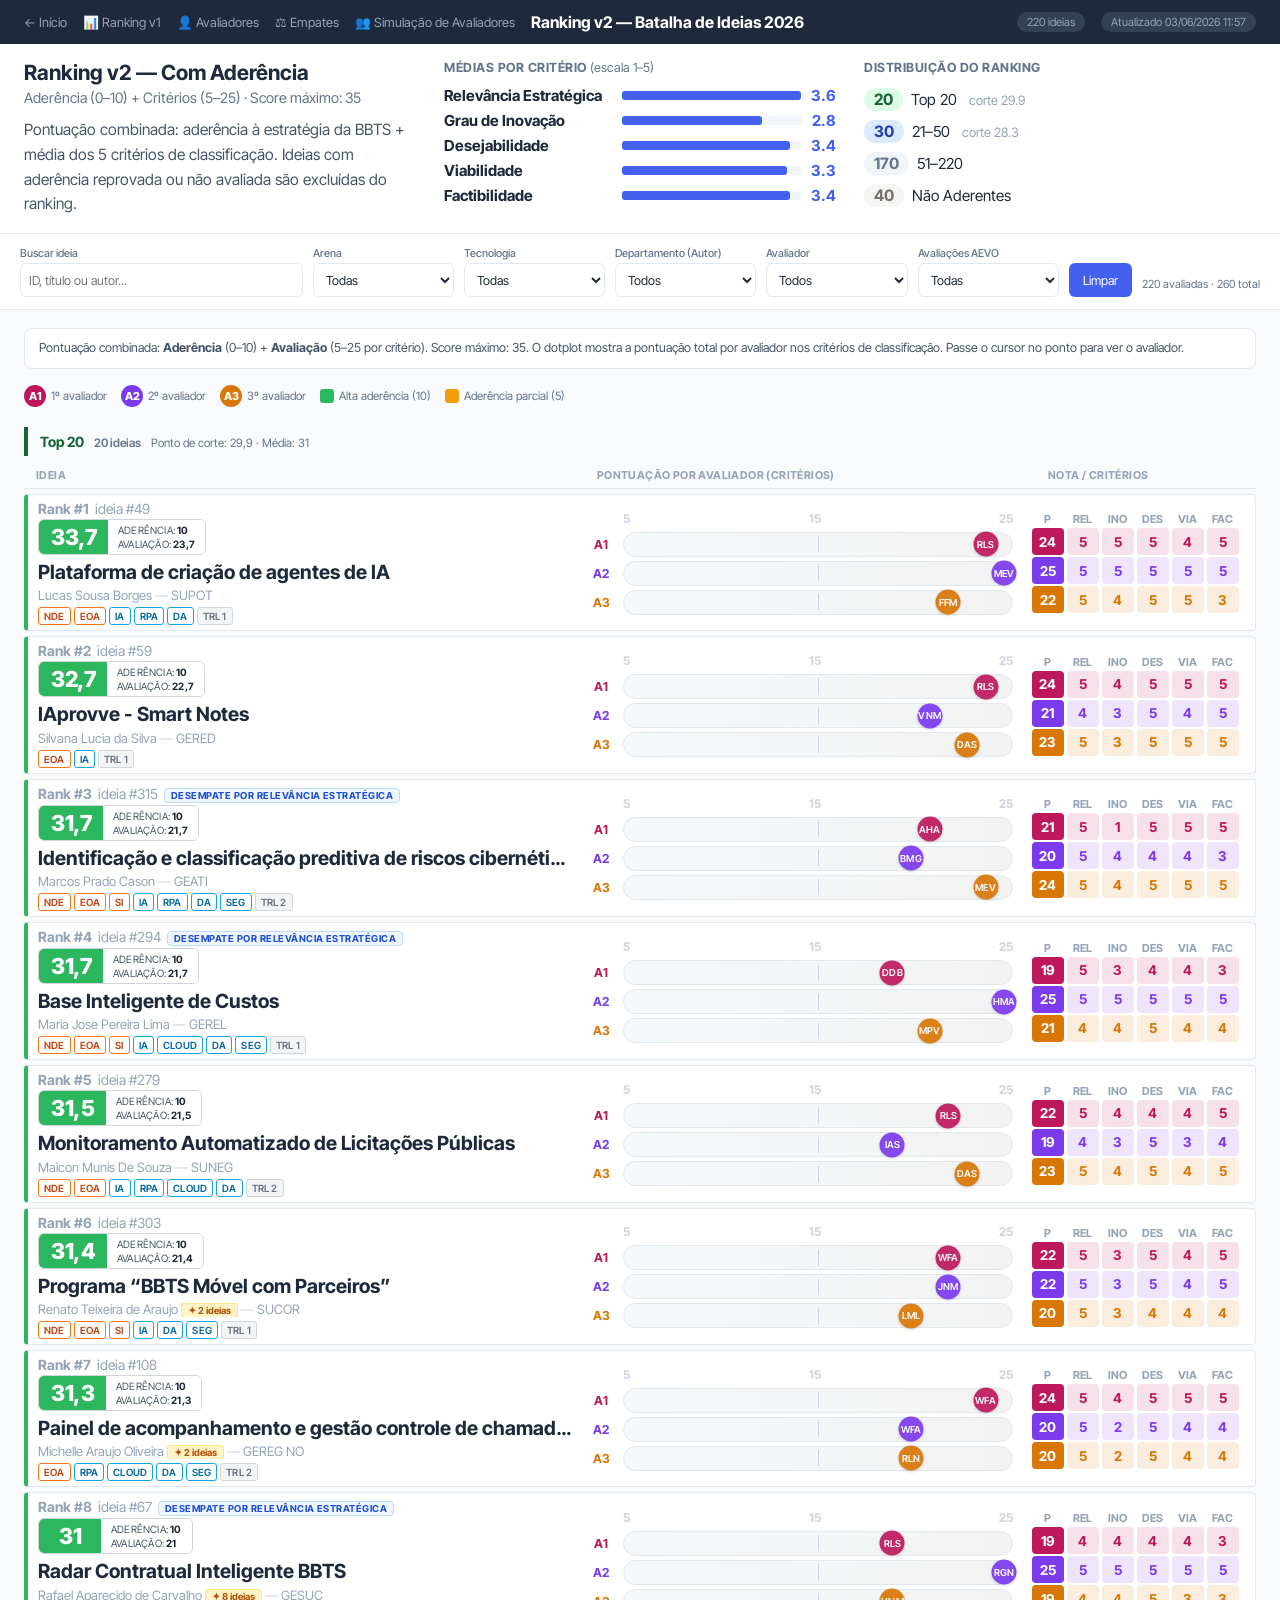
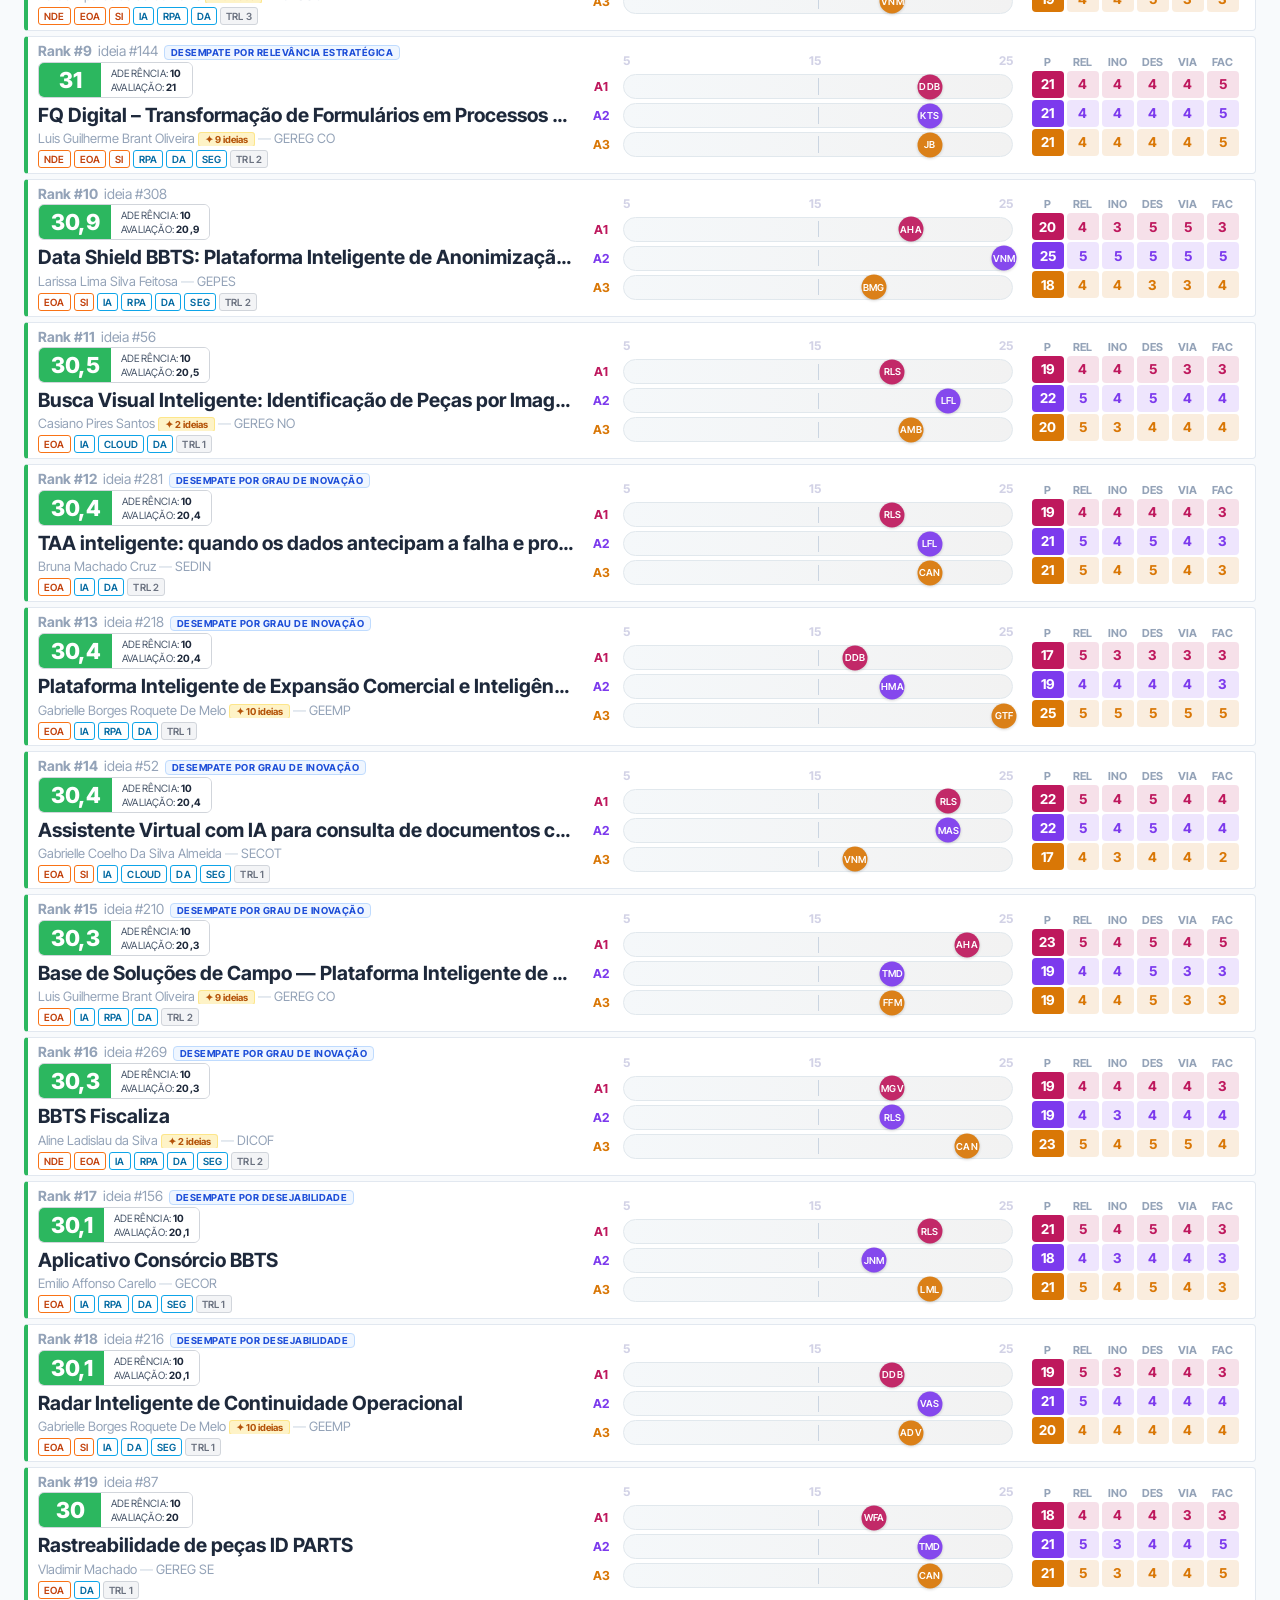
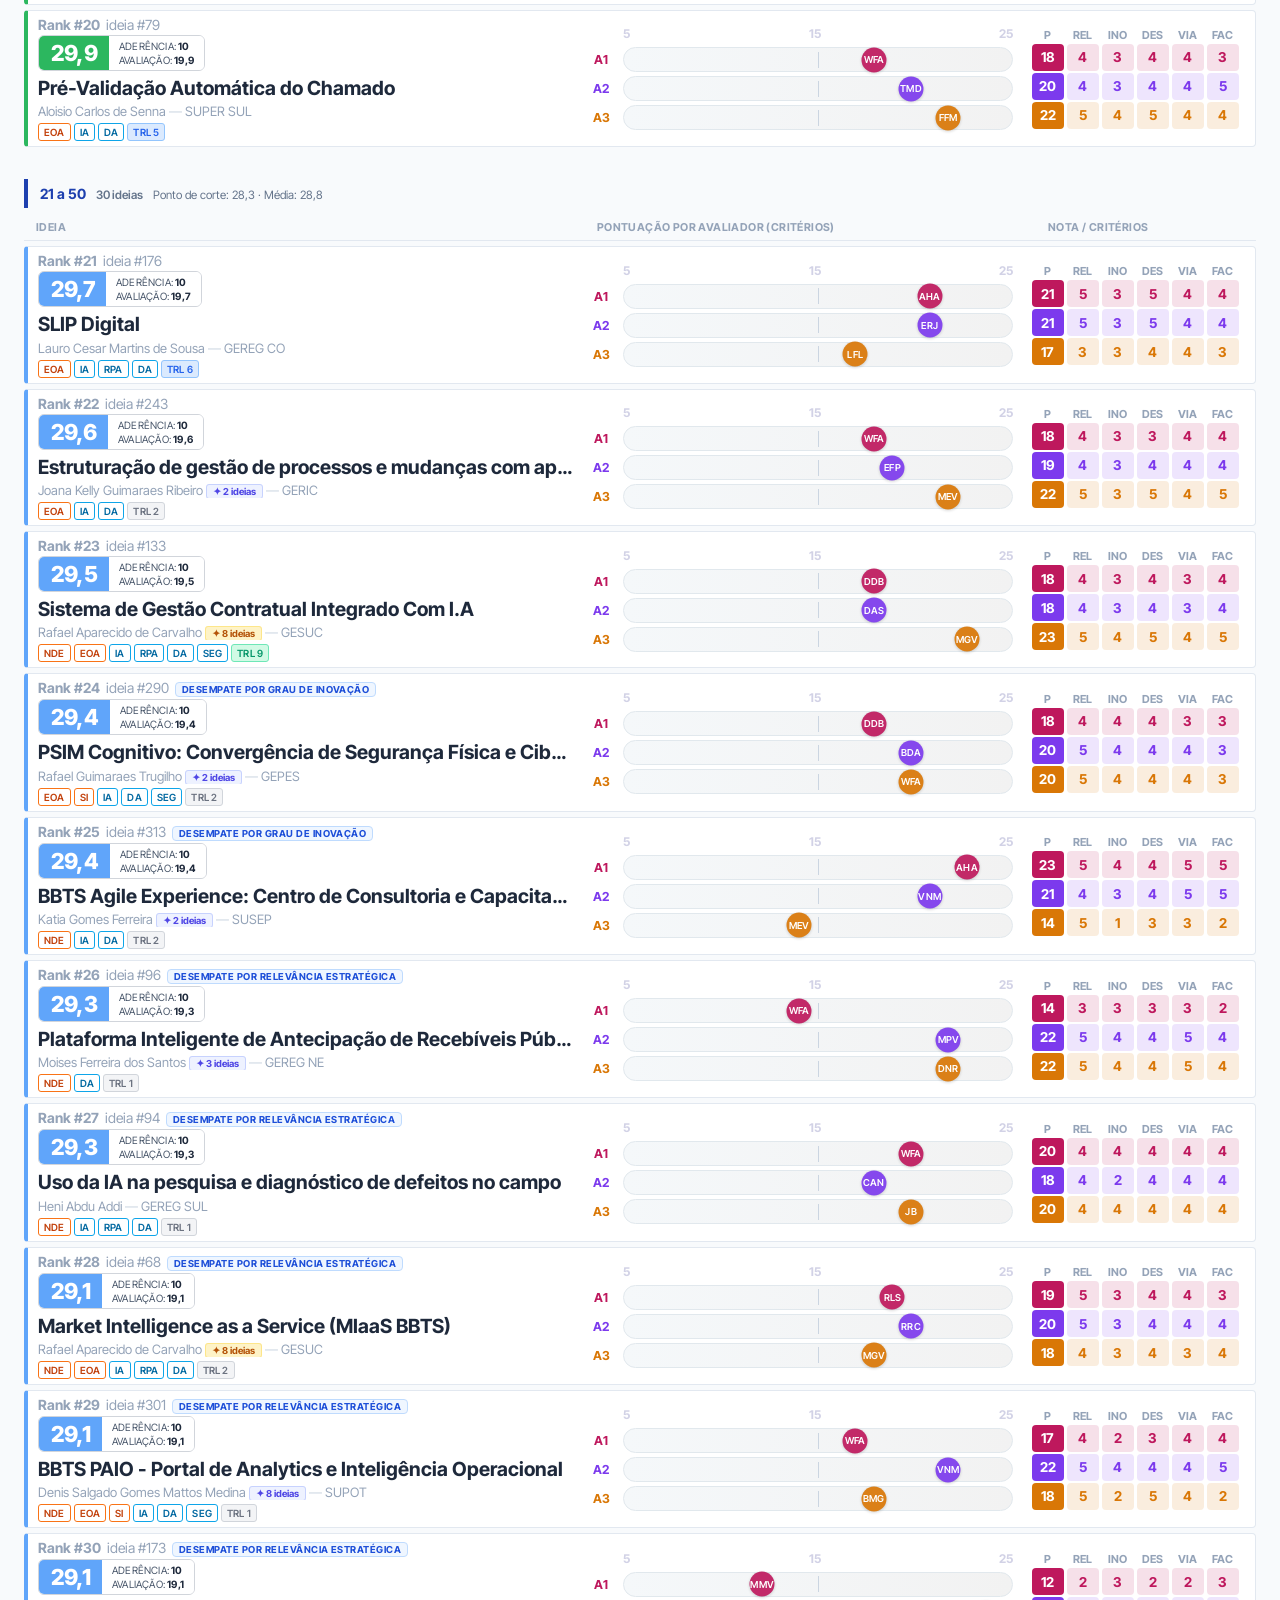
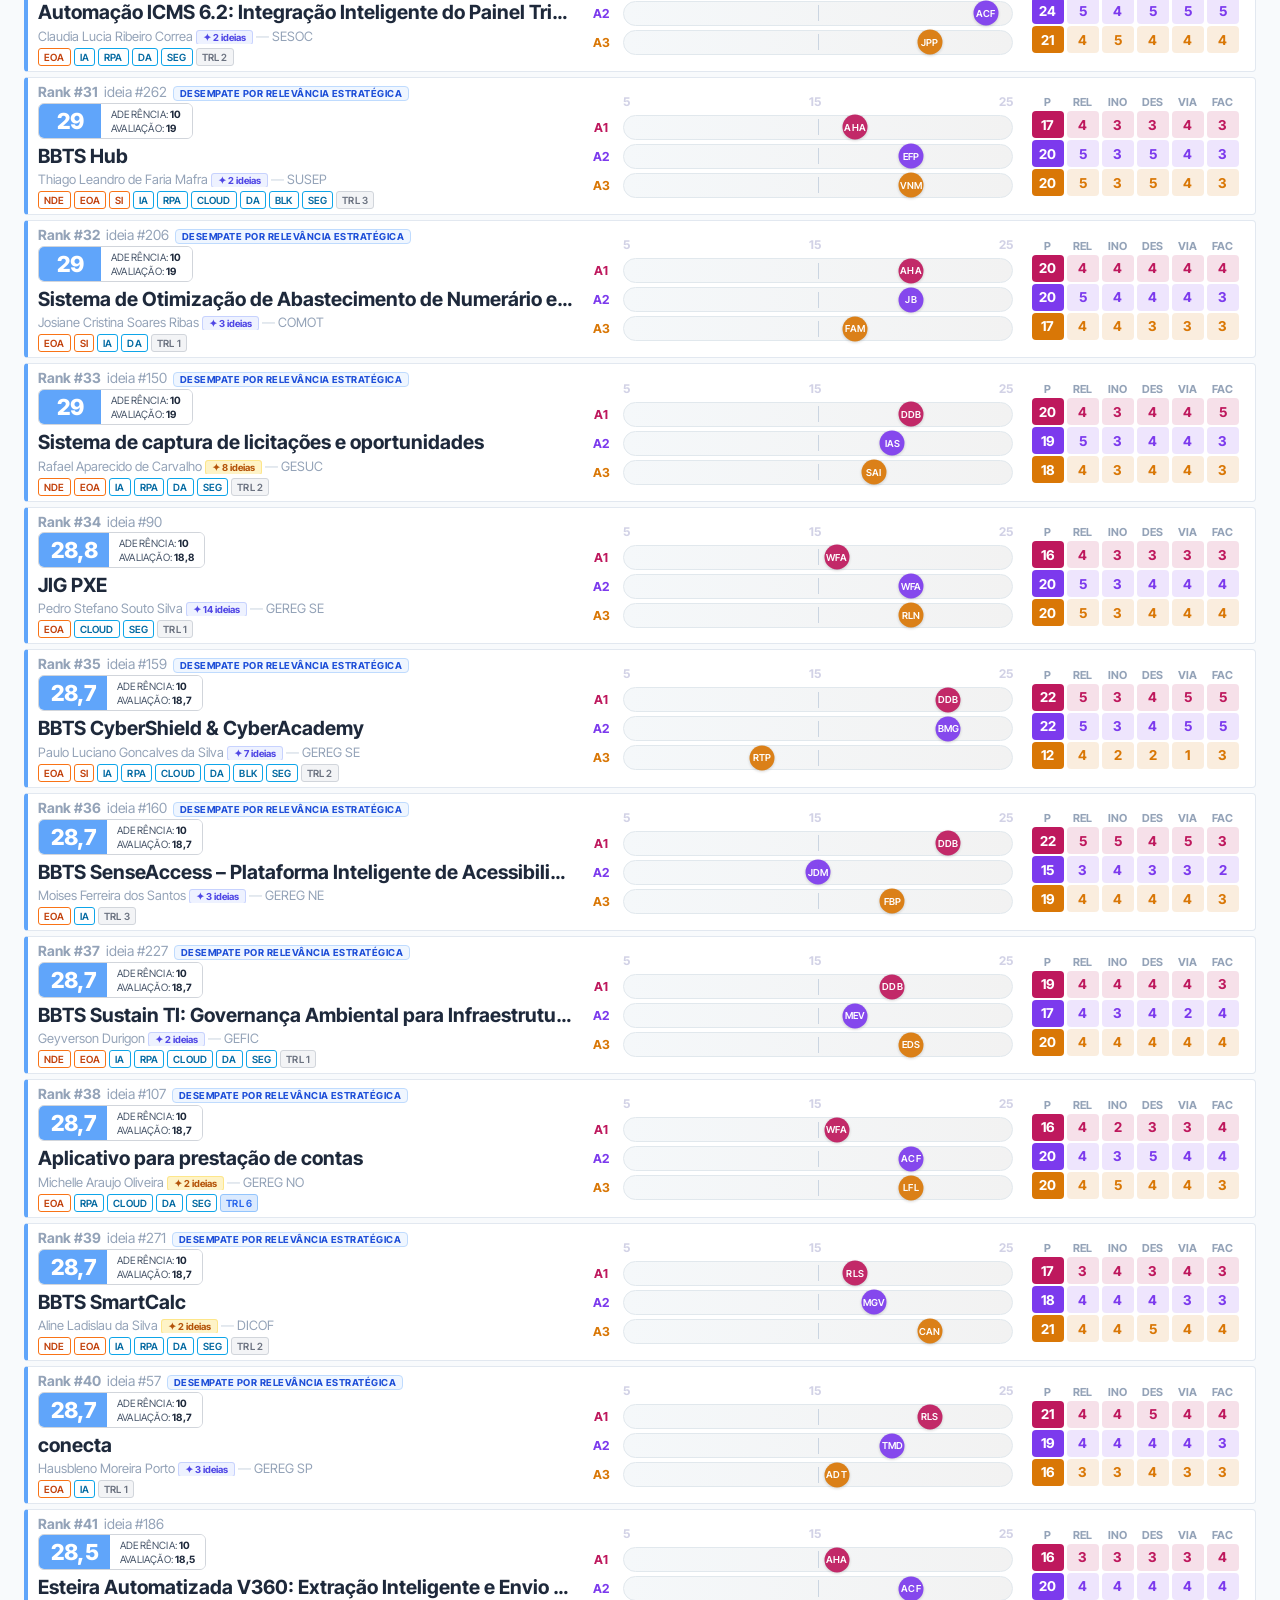
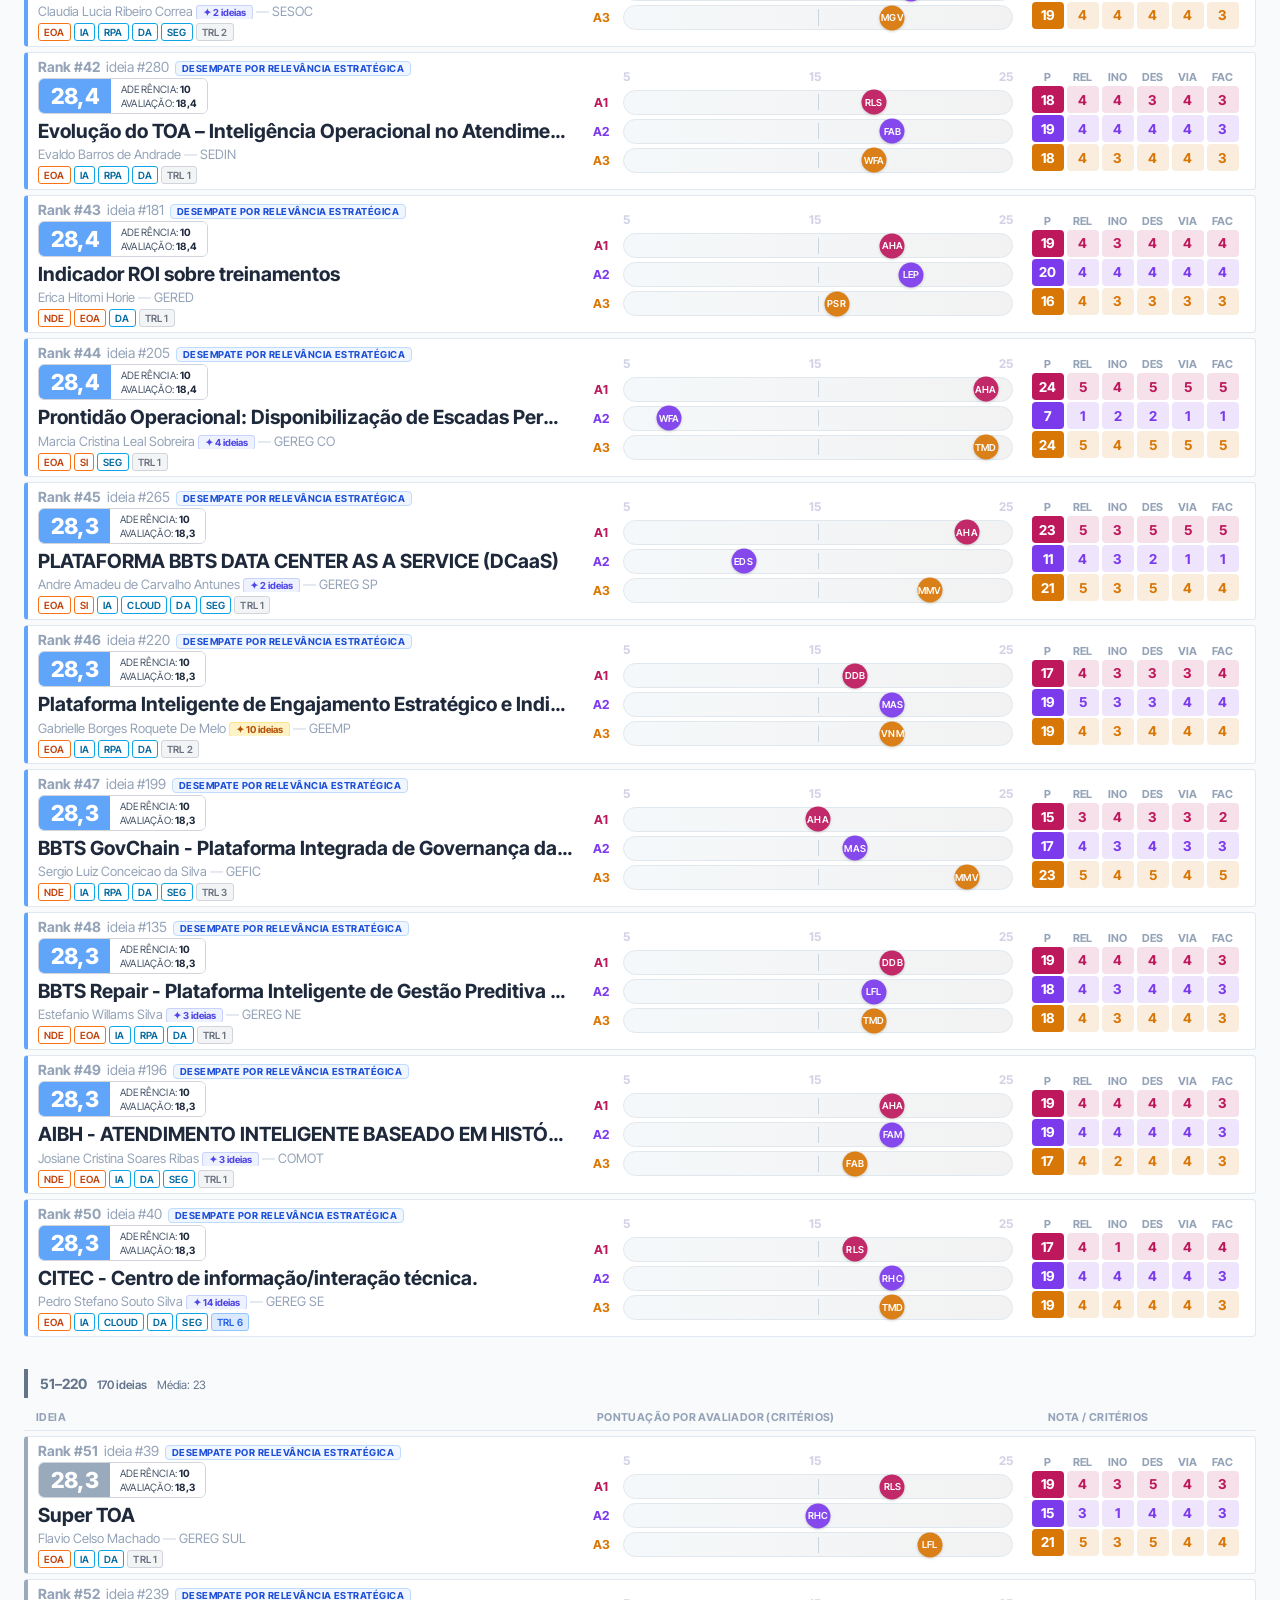
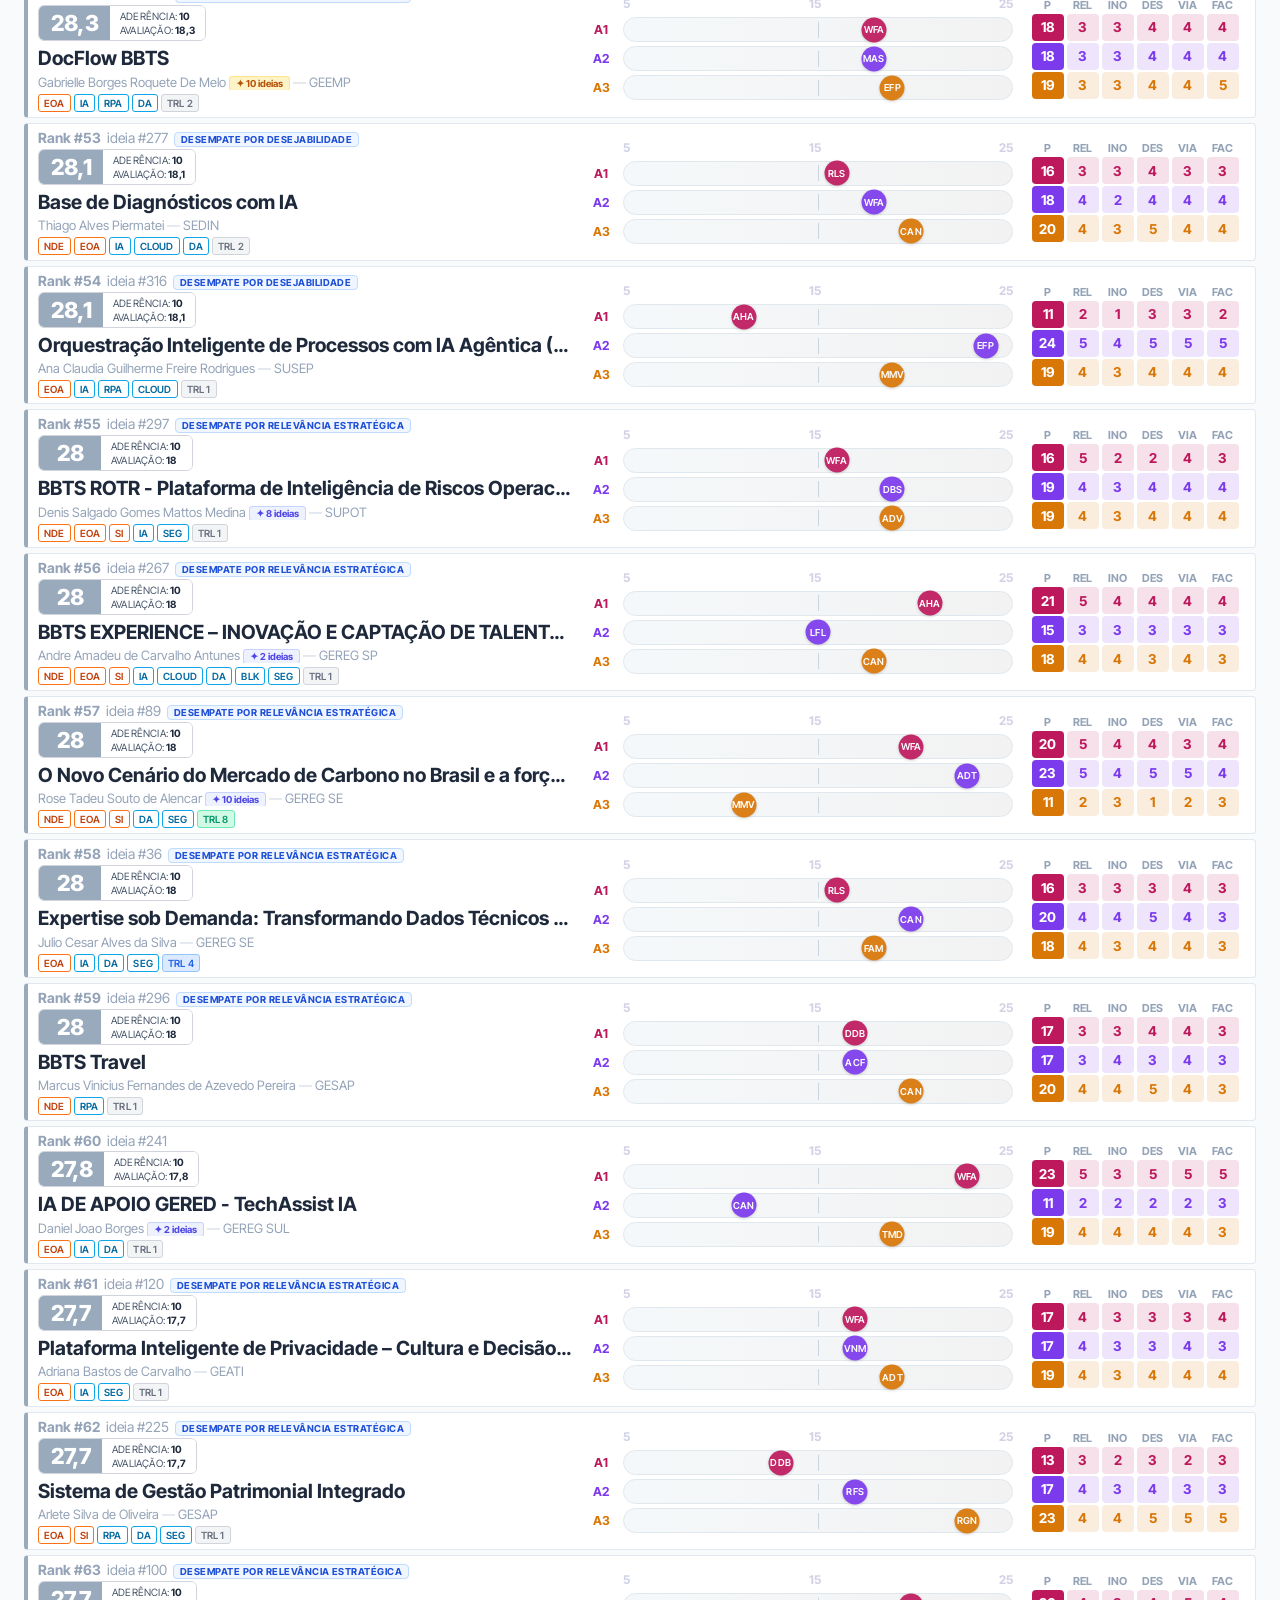
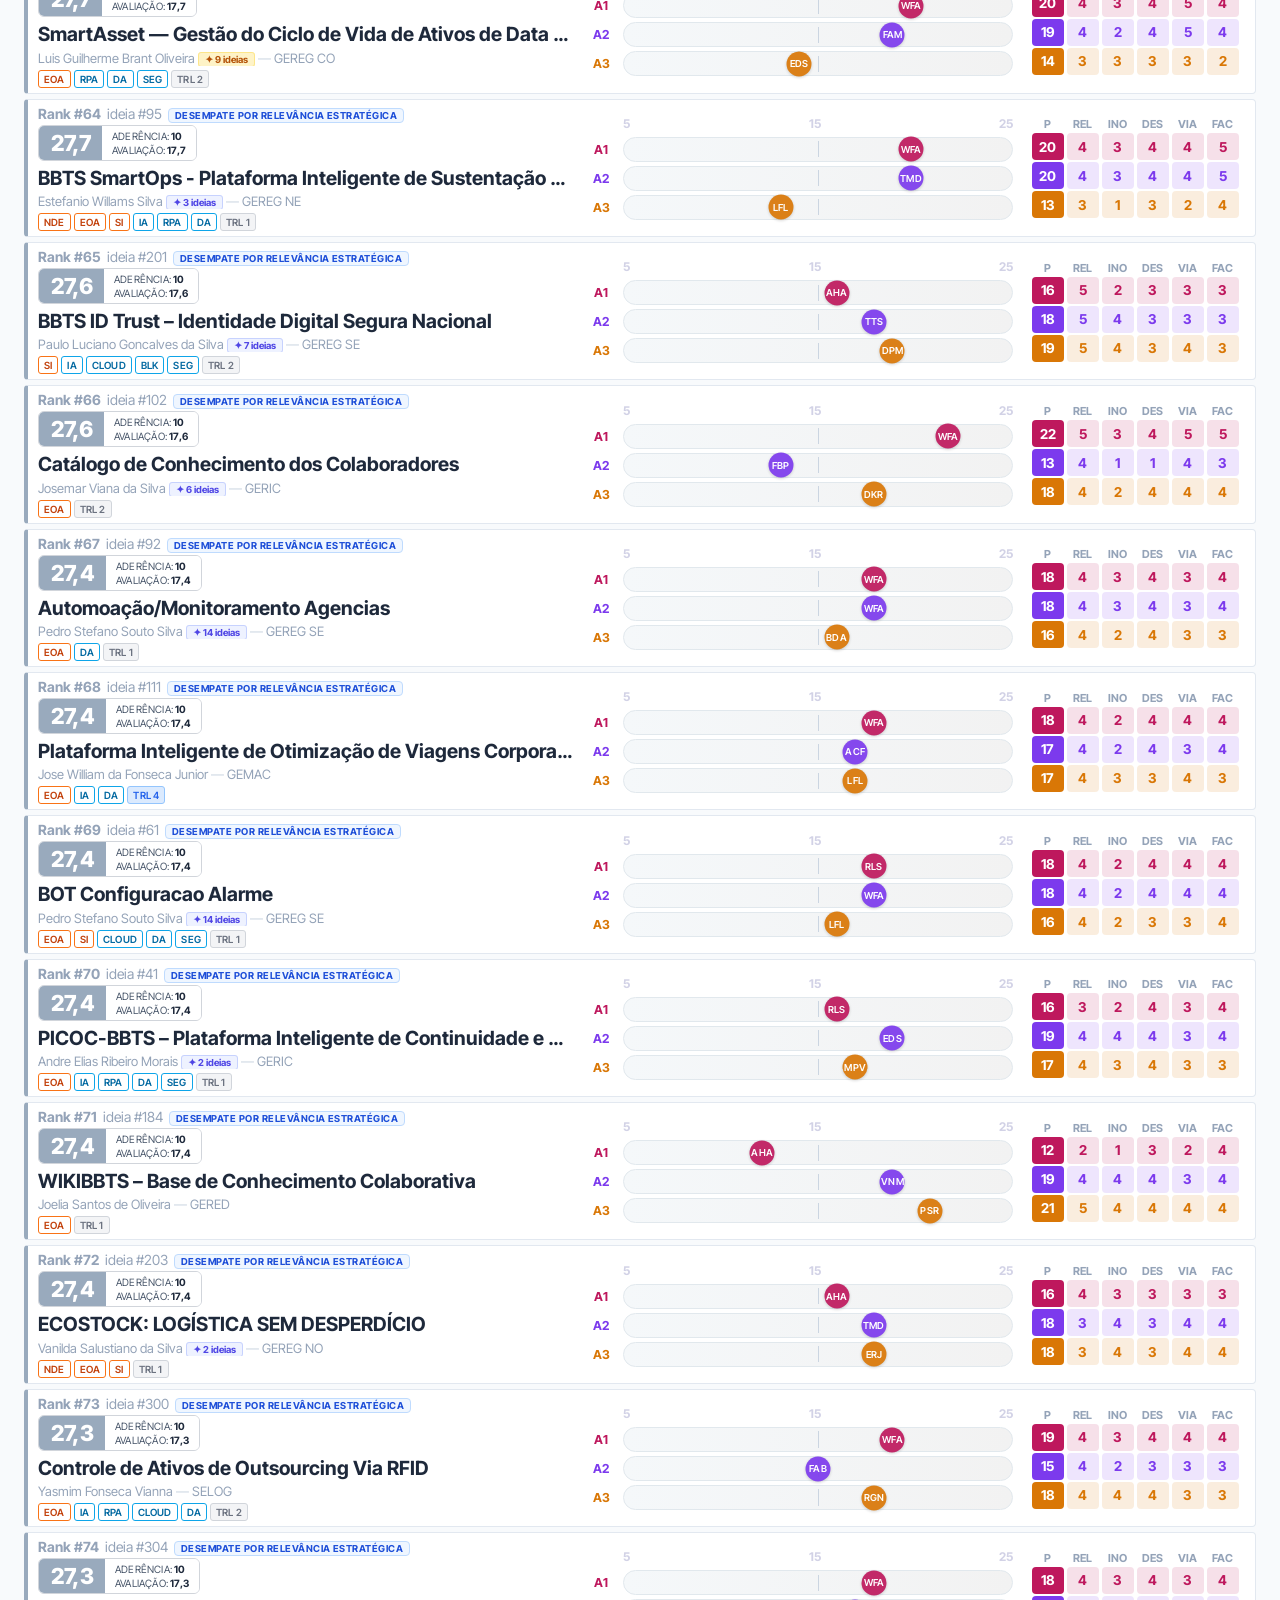
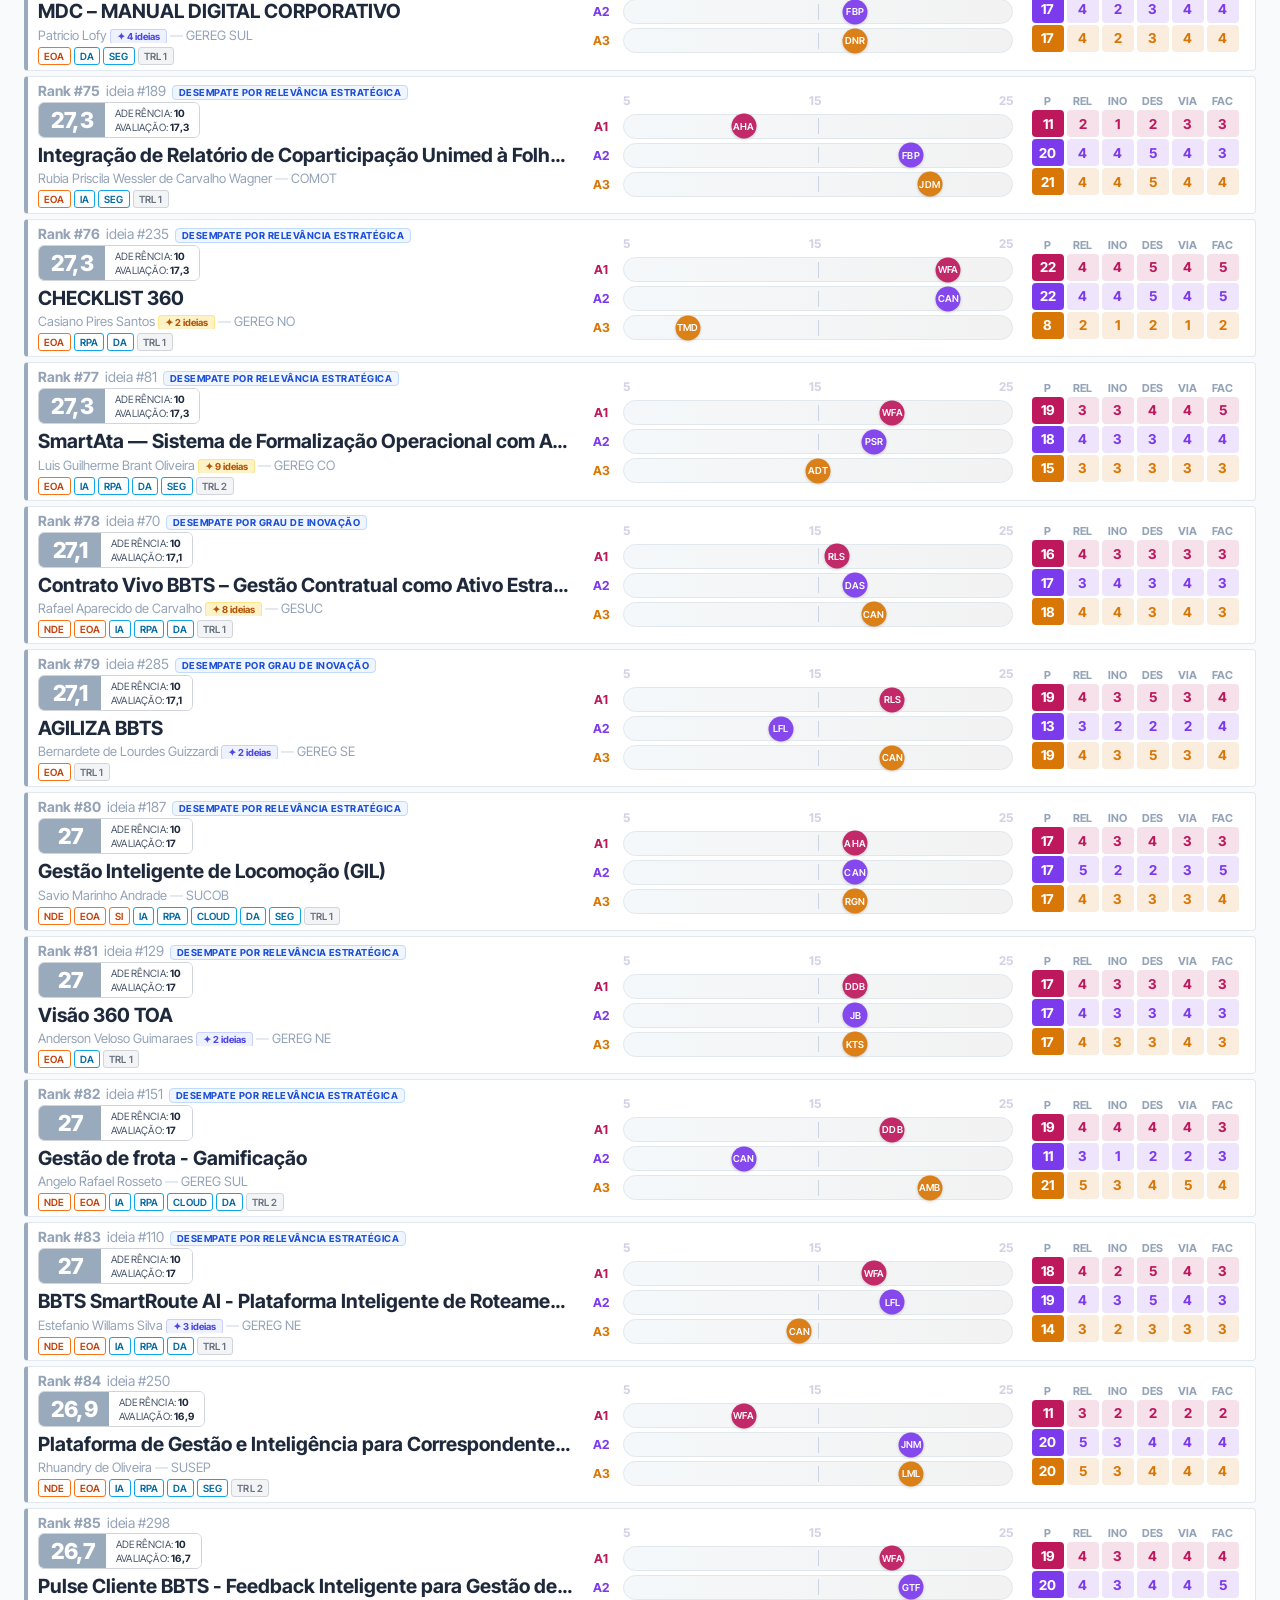
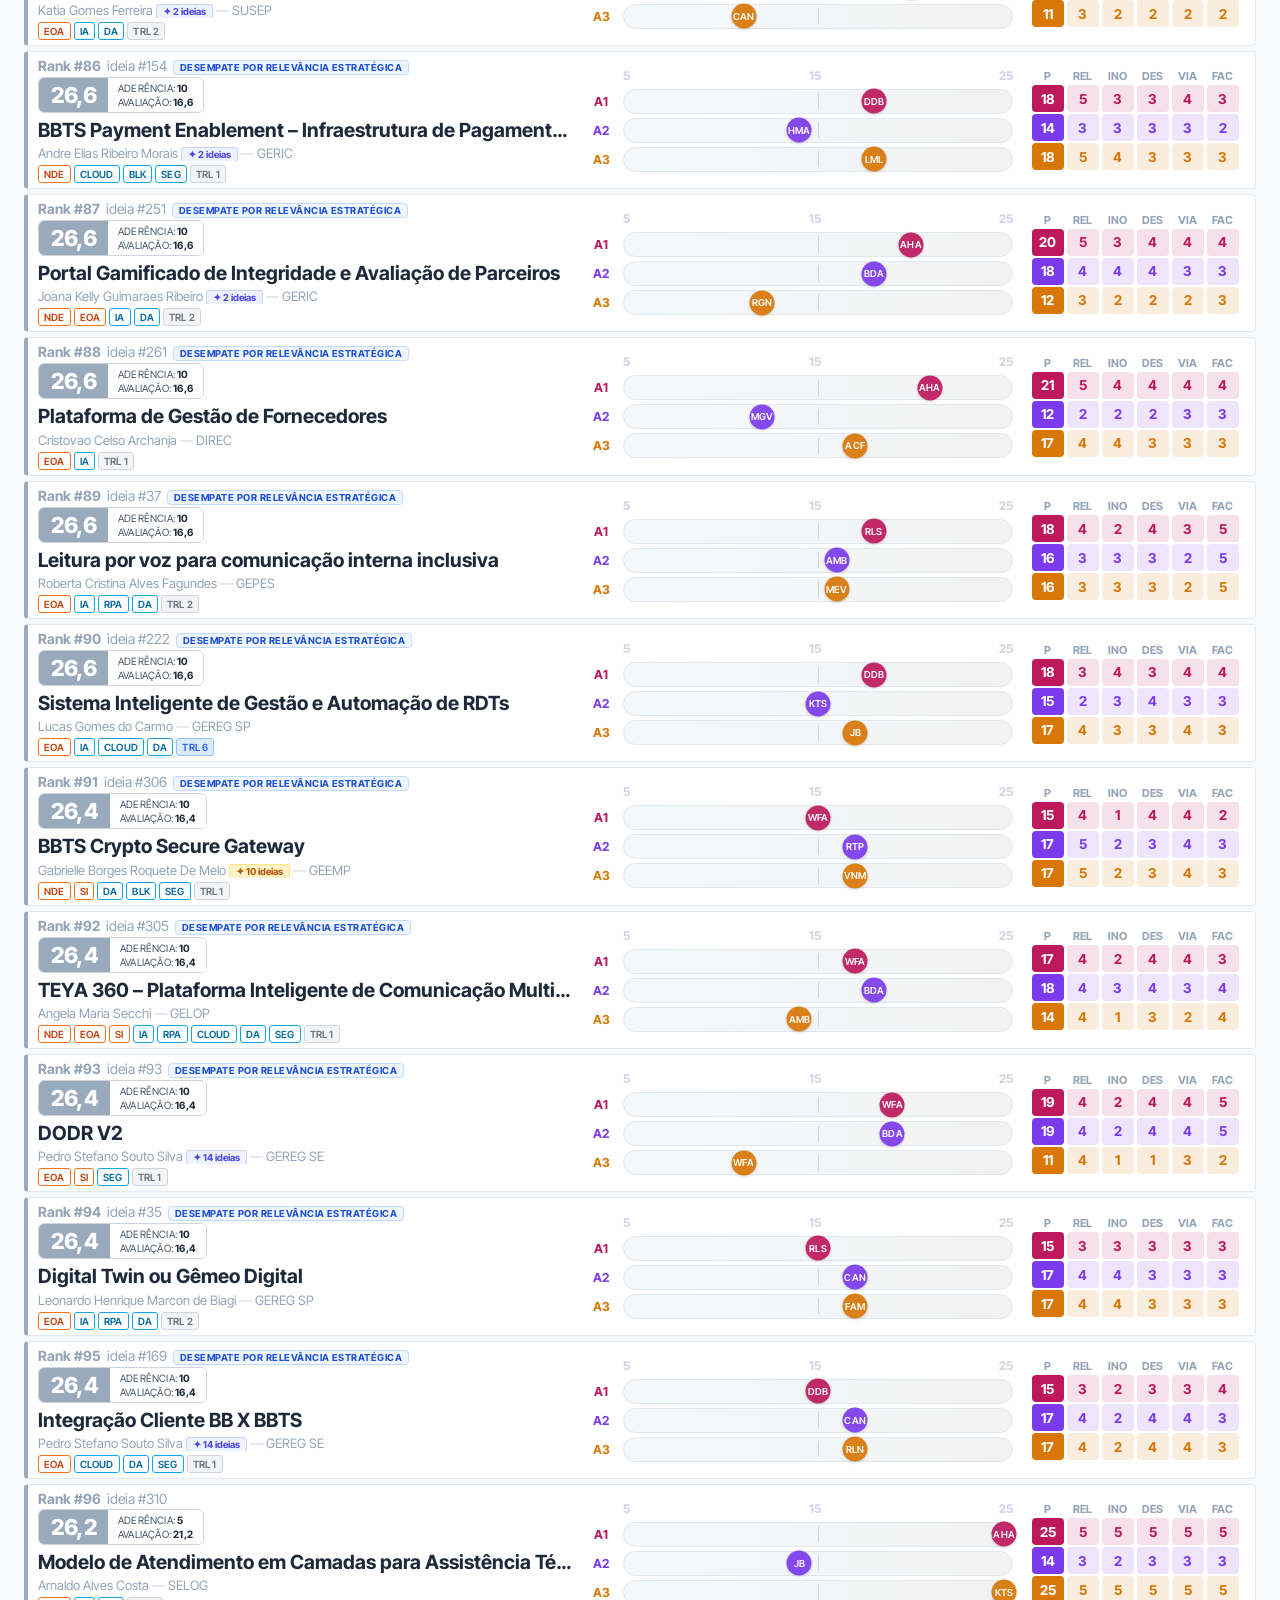
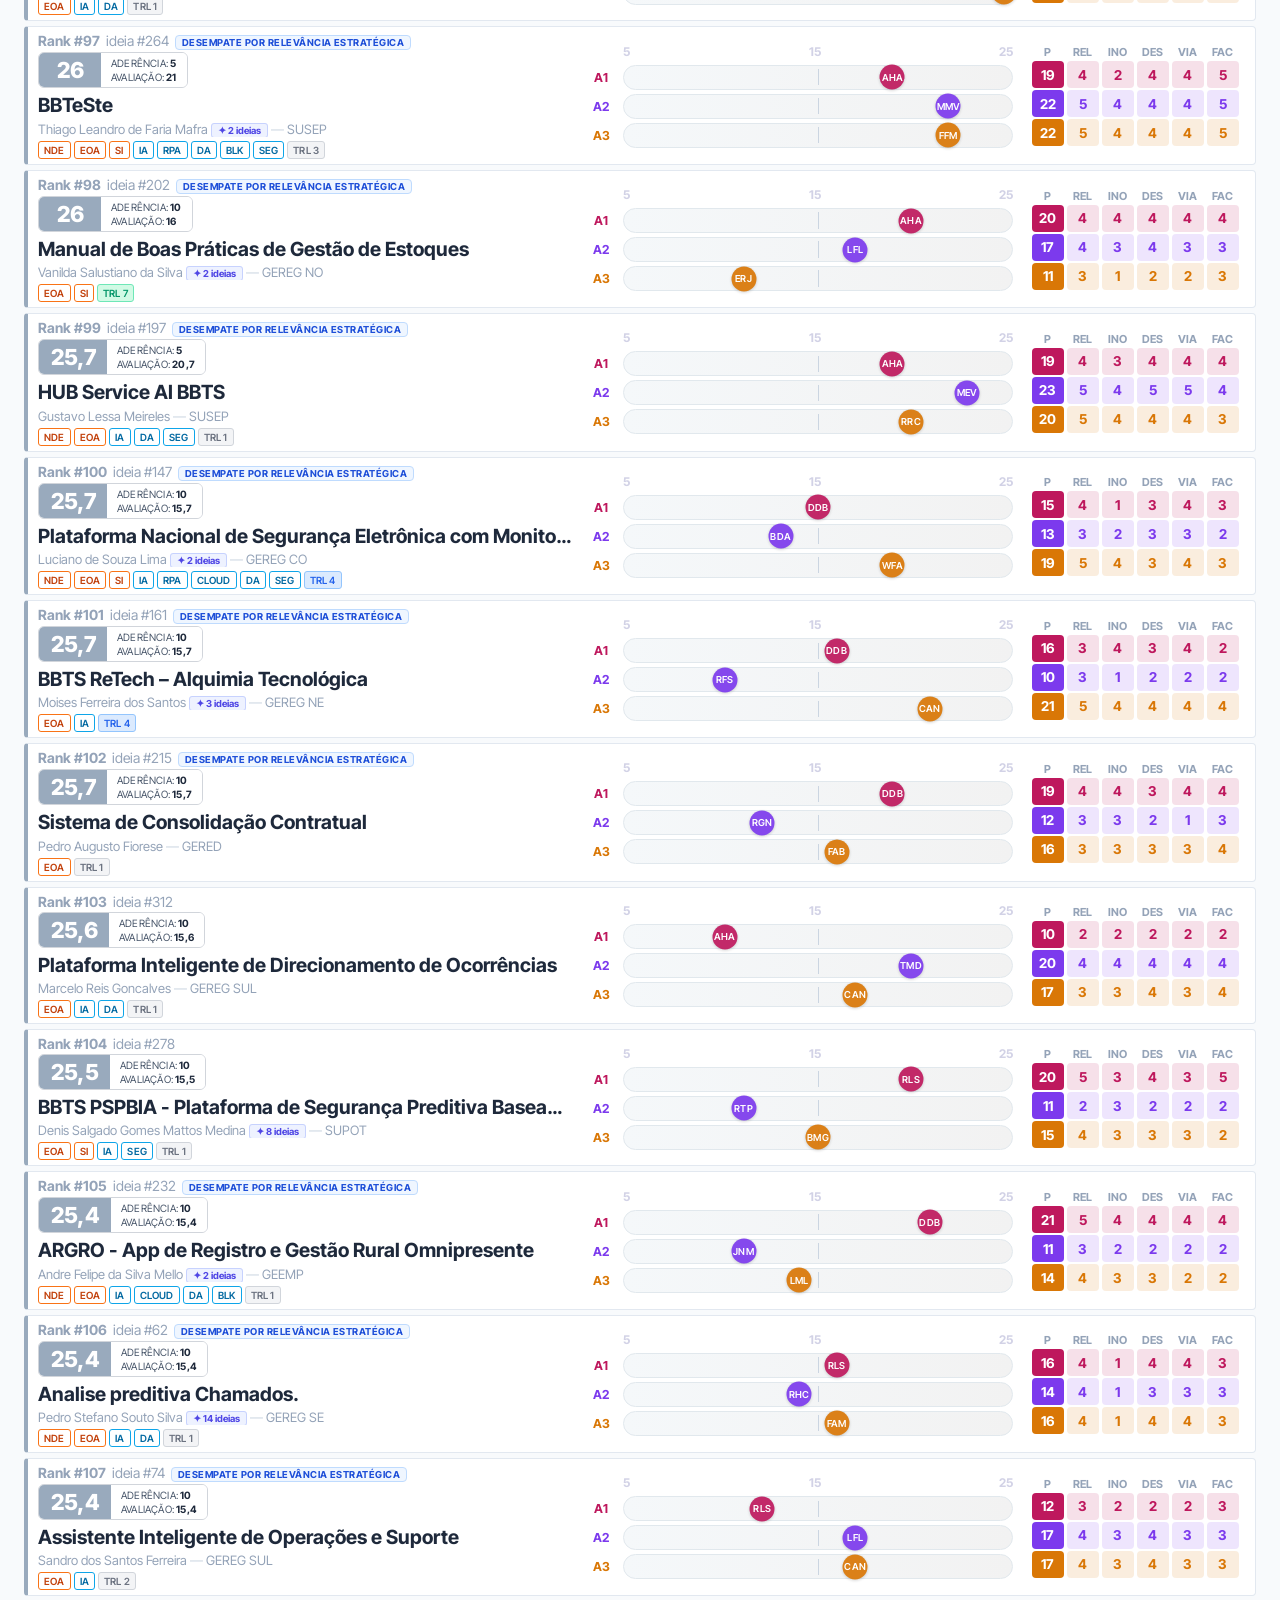
<file: ranking_v2.html>
<!DOCTYPE html>
<html lang="pt-BR">
<head>
<meta charset="UTF-8">
<meta name="viewport" content="width=device-width,initial-scale=1">
<title>Ranking v2 — Batalha de Ideias 2026</title>
<link rel="preconnect" href="https://fonts.googleapis.com">
<link rel="preconnect" href="https://fonts.gstatic.com" crossorigin>
<link href="https://fonts.googleapis.com/css2?family=Inter+Tight:ital,wght@0,300;0,400;0,500;0,600;0,700;1,400&display=swap" rel="stylesheet">
<style>
:root { --bg:#f8fafc; --borda:#e2e8f0; --cinza:#64748b; --txt:#1e293b; }
* { box-sizing:border-box; margin:0; padding:0; }
body { font-family:'Inter Tight','Segoe UI',sans-serif; background:var(--bg); color:var(--txt); font-size:16px; }

header { background:#1e293b; color:#fff; padding:12px 24px; display:flex; align-items:center; gap:16px; position:sticky; top:0; z-index:200; flex-wrap:wrap; }
header a { color:#94a3b8; text-decoration:none; font-size:0.8rem; flex-shrink:0; transition:color .12s; }
header a:hover { color:#fff; }
header h1 { font-size:1rem; font-weight:700; flex:1; }
.hbadge { margin-left:auto; font-size:0.7rem; background:#334155; padding:3px 10px; border-radius:20px; color:#94a3b8; flex-shrink:0; }

.filters {
  display:flex; gap:10px; padding:12px 20px;
  flex-wrap:wrap; align-items:flex-end; background:#fff;
  border-bottom:1px solid var(--borda);
}
.f-group { flex:1 1 0; min-width:140px; max-width:210px; display:flex; flex-direction:column; gap:3px; }
.f-group.wide { flex:2 1 0; max-width:310px; }
.f-group > label { font-size:0.68rem; color:#64748b; font-weight:500; white-space:nowrap; }
.f-group > select, .f-group > input {
  width:100%; height:34px; padding:5px 8px;
  border:1px solid var(--borda); border-radius:6px;
  font-size:0.78rem; background:#fff; outline:none; color:var(--txt); font-family:inherit;
}
.f-group > select:focus, .f-group > input:focus { border-color:#4361ee; }
.f-clear { height:34px; padding:5px 14px; background:#4361ee; color:#fff; border:none; border-radius:6px; font-size:0.78rem; font-family:inherit; cursor:pointer; align-self:flex-end; flex-shrink:0; }
.f-clear:hover { background:#3451d1; }
.f-stats { font-size:0.7rem; color:#64748b; align-self:flex-end; padding-bottom:6px; white-space:nowrap; }

#content { padding:18px 24px; }

.dp-intro { font-size:0.78rem; color:#475569; background:#fff; padding:10px 14px; border-radius:8px; margin-bottom:16px; border:1px solid var(--borda); line-height:1.5; }
.dp-legend { display:flex; gap:14px; flex-wrap:wrap; margin-bottom:20px; align-items:center; }
.dp-leg-item { display:flex; align-items:center; gap:5px; font-size:0.72rem; color:var(--cinza); }
.dp-leg-dot { width:22px; height:22px; border-radius:50%; flex-shrink:0; display:flex; align-items:center; justify-content:center; font-size:11px; font-weight:800; color:#fff; }

.dp-section { margin-bottom:32px; }
.dp-section-hd { border-left:4px solid; padding:6px 0 6px 12px; margin-bottom:10px; display:flex; align-items:baseline; gap:10px; flex-wrap:wrap; }
.dp-sec-title { font-size:0.88rem; font-weight:700; }
.dp-sec-count { font-size:0.73rem; font-weight:600; color:var(--cinza); }
.dp-sec-desc  { font-size:0.72rem; color:var(--cinza); }

.dp-axis-hdr { display:grid; grid-template-columns:5fr 4fr 220px; gap:12px; padding:2px 0 6px; border-bottom:1px solid #e2e8f0; margin-bottom:4px; }
.dp-axis-rank-hdr { font-size:0.68rem; color:#94a3b8; font-weight:700; text-transform:uppercase; letter-spacing:.4px; padding:0 12px; gap:5px; }

.dp-row { display:grid; grid-template-columns:5fr 4fr 220px; gap:12px; padding:5px 10px; margin:5px 0; border:1px solid #e2e8f0; border-left:4px solid #cbd5e1; align-items:center; cursor:pointer; border-radius:4px; background:#fff; }
.dp-row:hover { background:#eef2ff !important; }
.dp-label { min-width:0; }
.dp-rank-row { display:flex; align-items:baseline; gap:6px; margin-bottom:2px; }
.dp-rank-lbl { font-size:0.875rem; font-weight:700; color:#94a3b8; }
.dp-idea-id  { font-size:0.875rem; font-weight:400; color:#94a3b8; }

/* ── Score v2 ── */
.dp-score-v2 { display:flex; align-items:stretch; border-radius:6px; overflow:hidden; border:1px solid #d1d5db; margin-bottom:5px; flex-shrink:0; width:fit-content; }
.dp-score-v2-badge {
  font-size:1.38rem; font-weight:800; color:#fff;
  padding:4px 12px;
  display:flex; align-items:center; justify-content:center;
  min-width:62px; letter-spacing:-.5px;
}
.dp-score-v2-meta {
  background:#fff;
  display:flex; flex-direction:column; justify-content:center; padding:3px 10px; gap:2px;
}
.dp-score-v2-row { font-size:0.63rem; color:#475569; white-space:nowrap; letter-spacing:.02em; }
.dp-score-v2-row b { color:#1e293b; font-weight:700; }

.dp-ltitle { font-size:1.22rem; font-weight:700; color:var(--txt); line-height:1.3; white-space:nowrap; overflow:hidden; text-overflow:ellipsis; }
.dp-lautor { font-size:0.81rem; color:#94a3b8; margin-top:2px; white-space:nowrap; overflow:hidden; text-overflow:ellipsis; }
.dp-chips { display:flex; gap:3px; flex-wrap:wrap; margin-top:4px; }
.dp-chip { font-size:0.62rem; font-weight:600; padding:2px 5px; border-radius:3px; border:1px solid #CDCDCD; background:transparent; color:#64748b; white-space:nowrap; letter-spacing:.2px; }
.dp-chip-arena { border-color:#f97316; color:#c2410c; }
.dp-chip-tec   { border-color:#0ea5e9; color:#0369a1; }
.dp-tiebreak { font-size:0.6rem; font-weight:700; color:#1d4ed8; background:#eff6ff; border:1px solid #bfdbfe; border-radius:4px; padding:1px 6px; text-transform:uppercase; letter-spacing:.05em; white-space:nowrap; }

.dp-track-wrap { display:flex; flex-direction:column; gap:4px; }
.dp-track-row  { display:flex; align-items:center; gap:6px; }
.dp-track-av-label { width:32px; font-size:0.775rem; font-weight:700; text-align:center; flex-shrink:0; }
.dp-axis-labels-row { display:flex; align-items:center; gap:6px; margin-bottom:2px; }
.dp-axis-labels-spacer { width:32px; flex-shrink:0; }
.dp-axis-labels { flex:1; display:flex; justify-content:space-between; font-size:0.75rem; color:#d2d2e6; font-weight:700; }
.dp-track { position:relative; flex:1; border-radius:30px; background:linear-gradient(to right,#f5f8fa,#f2f2f2); border:1px solid #e1e8ed; }
.dp-track-empty { flex:1; height:25px; border-radius:10px; background:#f8fafc; border:1px dashed #e2e8f0; }
.dp-mid-mark { position:absolute; left:50%; top:15%; width:1px; height:70%; background:#cbd5e1; }
.dp-dot { position:absolute; border-radius:50%; top:50%; transform:translate(-50%,-50%); opacity:0.92; transition:opacity .1s,transform .1s; display:flex; align-items:center; justify-content:center; font-size:0.6rem; font-weight:600; color:#fff; line-height:0; cursor:default; box-shadow:0 1px 3px rgba(0,0,0,.18); letter-spacing:0.2px; }
.dp-dot:hover { opacity:1; transform:translate(-50%,-50%) scale(1.15); z-index:5; }

.dp-right { display:flex; flex-direction:column; align-items:center; gap:5px; }
.dp-crits { display:flex; flex-direction:column; gap:2px; }
.dp-crit-row { display:flex; align-items:center; gap:3px; }
.dp-crit-item { display:flex; flex-direction:column; align-items:center; gap:2px; }
.dp-crit-lbl { font-size:0.69rem; font-weight:700; color:#94a3b8; text-transform:uppercase; letter-spacing:.3px; }
.dp-crit-total { display:inline-flex; align-items:center; justify-content:center; width:32px; height:27px; border-radius:4px; font-size:0.85rem; font-weight:700; flex-shrink:0; }
.dp-crit-total-lbl { width:32px; font-size:0.69rem; font-weight:700; color:#94a3b8; text-transform:uppercase; text-align:center; flex-shrink:0; }
.sc { display:inline-flex; align-items:center; justify-content:center; min-width:32px; height:27px; border-radius:4px; font-size:0.85rem; font-weight:700; padding:0 2px; }
.sc-1 { background:#ef4444; color:#fff; }
.sc-2 { background:#f97316; color:#fff; }
.sc-3 { background:#eab308; color:#78350f; }
.sc-4 { background:#84cc16; color:#1a2e05; }
.sc-5 { background:#22c55e; color:#052e16; }
.sc-null { background:#e2e8f0; color:#94a3b8; }

.no-score-section { margin-bottom:20px; }
.no-score-hd { font-size:0.8rem; font-weight:600; color:#64748b; border-left:4px solid #cbd5e1; padding:4px 0 4px 12px; margin-bottom:8px; }
.no-score-subhd { font-size:0.72rem; font-weight:600; color:#92400e; padding:6px 0 4px 0; }
.no-score-subhd.red { color:#991b1b; }
.no-score-grid { display:flex; flex-wrap:wrap; gap:6px; margin-bottom:10px; }
.no-score-chip { font-size:0.72rem; background:#fff; border:1px solid var(--borda); border-radius:6px; padding:4px 8px; color:var(--cinza); }
.no-score-chip.na-impl { background:#fef3c7; color:#92400e; border-color:#fde68a; cursor:help; }
.no-score-chip.na-ader { background:#fee2e2; color:#991b1b; border-color:#fca5a5; cursor:help; }

.empty-state { padding:48px; text-align:center; color:var(--cinza); font-size:0.88rem; }

#profile-bar {
  background:#fff; border-bottom:1px solid var(--borda);
  padding:16px 24px; display:grid; grid-template-columns:1fr 1fr 1fr; gap:28px;
}
.pb-col   { display:flex; flex-direction:column; gap:4px; }
.pb-name  { font-size:1.31rem; font-weight:700; }
.pb-cargo { font-size:0.9rem; color:var(--cinza); }
.pb-desc  { font-size:0.97rem; color:#475569; line-height:1.6; margin-top:8px; }
.pb-sec-label { font-size:0.79rem; font-weight:700; text-transform:uppercase; letter-spacing:.5px; color:var(--cinza); margin-bottom:7px; }
.pb-hbars { display:flex; flex-direction:column; gap:6px; }
.pb-hbar-row { display:flex; align-items:center; gap:10px; }
.pb-hbar-label { font-size:0.95rem; font-weight:700; color:var(--txt); width:168px; flex-shrink:0; }
.pb-hbar-track { flex:1; background:#f1f5f9; border-radius:3px; height:9px; max-width:200px; }
.pb-hbar-fill  { height:100%; border-radius:3px; }
.pb-hbar-val   { font-size:0.95rem; font-weight:700; min-width:24px; text-align:right; }
.pb-stats { display:flex; flex-direction:column; gap:9px; margin-top:2px; }
.pb-stat-row { display:flex; align-items:center; gap:8px; }
.pb-stat-badge { font-size:0.98rem; font-weight:700; padding:2px 10px; border-radius:20px; flex-shrink:0; min-width:38px; text-align:center; }
.pb-stat-lbl { font-size:0.95rem; color:var(--txt); }
.pb-stat-corte { font-size:0.81rem; color:#94a3b8; margin-left:4px; }
</style>
</head>
<body>
<header>
  <a href="index.html">← Início</a>
  <a href="ranking_avaliacoes.html">📊 Ranking v1</a>
  <a href="painel_avaliadores.html">👤 Avaliadores</a>
  <a href="relatorio_empates.html">⚖ Empates</a>
  <a href="simulacao_perfis.html">👥 Simulação de Avaliadores</a>
  <h1>Ranking v2 — Batalha de Ideias 2026</h1>
  <div class="hbadge" id="hbadge">220 ideias</div>
  <div class="hbadge">Atualizado 03/06/2026 11:57</div>
</header>

<div id="profile-bar">
  <div class="pb-col" id="pb-left"></div>
  <div class="pb-col" id="pb-center"></div>
  <div class="pb-col" id="pb-right"></div>
</div>

<div class="filters">
  <div class="f-group wide">
    <label for="q-ideia">Buscar ideia</label>
    <input id="q-ideia" type="text" placeholder="ID, título ou autor...">
  </div>
  <div class="f-group">
    <label for="f-arena">Arena</label>
    <select id="f-arena"><option value="">Todas</option></select>
  </div>
  <div class="f-group">
    <label for="f-tec">Tecnologia</label>
    <select id="f-tec"><option value="">Todas</option></select>
  </div>
  <div class="f-group">
    <label for="f-dept">Departamento (Autor)</label>
    <select id="f-dept"><option value="">Todos</option></select>
  </div>
  <div class="f-group">
    <label for="f-av">Avaliador</label>
    <select id="f-av"><option value="">Todos</option></select>
  </div>
  <div class="f-group">
    <label for="f-aval">Avaliações AEVO</label>
    <select id="f-aval">
      <option value="">Todas</option>
      <option value="0">0 avaliações</option>
      <option value="1">1 avaliação</option>
      <option value="2">2 avaliações</option>
      <option value="3">3 avaliações</option>
    </select>
  </div>
  <button class="f-clear" id="btn-clear">Limpar</button>
  <span class="f-stats" id="f-stats"></span>
</div>

<div id="content">
  <div class="dp-intro">
    Pontuação combinada: <b>Aderência</b> (0–10) + <b>Avaliação</b> (5–25 por critério). Score máximo: 35. O dotplot mostra a pontuação total por avaliador nos critérios de classificação. Passe o cursor no ponto para ver o avaliador.
  </div>
  <div class="dp-legend">
    <div class="dp-leg-item"><div class="dp-leg-dot" style="background:#be185d">A1</div><span>1º avaliador</span></div>
    <div class="dp-leg-item"><div class="dp-leg-dot" style="background:#7c3aed">A2</div><span>2º avaliador</span></div>
    <div class="dp-leg-item"><div class="dp-leg-dot" style="background:#d97706">A3</div><span>3º avaliador</span></div>
    <div class="dp-leg-item"><span style="display:inline-block;width:14px;height:14px;border-radius:3px;background:#2cb75f;vertical-align:middle"></span><span>Alta aderência (10)</span></div>
    <div class="dp-leg-item"><span style="display:inline-block;width:14px;height:14px;border-radius:3px;background:#f59e0b;vertical-align:middle"></span><span>Aderência parcial (5)</span></div>
  </div>
  <div id="main-view"></div>
</div>

<script>
var DATA     = [{"id": 49, "tit": "Plataforma de criação de agentes de IA ", "aut": "Lucas Sousa Borges", "arenas": ["Negócios Digitais Escaláveis", "Eficiência Operacional e Automação"], "tecs": ["IA / IA Generativa", "Hiperautomação / RPA", "Dados / Analytics"], "trl": "TRL 1", "dept": "SUPOT", "rank": 1, "tot": 23.7, "ader": 10.0, "comb": 33.7, "avg": {"REL": 5.0, "FAC": 4.3, "VIA": 4.7, "DES": 5.0, "INO": 4.7}, "avgr": 33.7, "sets": [{"REL": 5, "FAC": 5, "VIA": 4, "DES": 5, "INO": 5, "total": 24, "av": "Rafael Luiz Velozo Santiago", "dept": "GOVIT", "cargo": ""}, {"REL": 5, "FAC": 5, "VIA": 5, "DES": 5, "INO": 5, "total": 25, "av": "Manoel Enison Ramos Viana", "dept": ".GEAPE.DITES.PRESI.CONAD.BBTS", "cargo": "GERENTE DE DIVISAO"}, {"REL": 5, "FAC": 3, "VIA": 5, "DES": 5, "INO": 4, "total": 22, "av": "Fabiano Felix Macedo", "dept": ".GESIT.DITES.PRESI.CONAD.COBRA", "cargo": "GERENTE DE DIVISAO"}], "avsa": ["Rafael Luiz Velozo Santiago", "Manoel Enison Ramos Viana", "Fabiano Felix Macedo"], "tipo": "CLT/BBTS", "tb": null, "nar": null, "nara": null}, {"id": 59, "tit": "IAprovve - Smart Notes", "aut": "Silvana Lucia da Silva", "arenas": ["Eficiência Operacional e Automação"], "tecs": ["IA / IA Generativa"], "trl": "TRL 1", "dept": "GERED", "rank": 2, "tot": 22.7, "ader": 10.0, "comb": 32.7, "avg": {"REL": 4.7, "FAC": 5.0, "VIA": 4.7, "DES": 5.0, "INO": 3.3}, "avgr": 32.7, "sets": [{"REL": 5, "FAC": 5, "VIA": 5, "DES": 5, "INO": 4, "total": 24, "av": "Rafael Luiz Velozo Santiago", "dept": "GOVIT", "cargo": ""}, {"REL": 4, "FAC": 5, "VIA": 4, "DES": 5, "INO": 3, "total": 21, "av": "Vera Neves Mafra", "dept": ".GEATI.DITES.PRESI.CONAD.BBTS", "cargo": "GERENTE DE DIVISAO"}, {"REL": 5, "FAC": 5, "VIA": 5, "DES": 5, "INO": 3, "total": 23, "av": "Diego Alves da Silva", "dept": ".GESUC.DIAFI.PRESI.CONAD", "cargo": "GERENTE DE DIVISAO"}], "avsa": ["Rafael Luiz Velozo Santiago", "Vera Neves Mafra", "Diego Alves da Silva"], "tipo": "CLT/BBTS", "tb": null, "nar": null, "nara": null}, {"id": 315, "tit": "Identificação e classificação preditiva de riscos cibernéticos com apoio de IA", "aut": "Marcos Prado Cason", "arenas": ["Negócios Digitais Escaláveis", "Eficiência Operacional e Automação", "Segurança Integrada"], "tecs": ["IA / IA Generativa", "Hiperautomação / RPA", "Dados / Analytics", "Segurança / Privacidade"], "trl": "TRL 2", "dept": "GEATI", "rank": 3, "tot": 21.7, "ader": 10.0, "comb": 31.7, "avg": {"REL": 5.0, "FAC": 4.3, "VIA": 4.7, "DES": 4.7, "INO": 3.0}, "avgr": 31.7, "sets": [{"REL": 5, "FAC": 5, "VIA": 5, "DES": 5, "INO": 1, "total": 21, "av": "Alexandre Henrique Figueiroa De Araujo", "dept": "GOVIT", "cargo": ""}, {"REL": 5, "FAC": 3, "VIA": 4, "DES": 4, "INO": 4, "total": 20, "av": "Bruno Martins Guimaraes", "dept": ".GESEC.DITES.PRESI.CONAD", "cargo": "GERENTE DE DIVISAO"}, {"REL": 5, "FAC": 5, "VIA": 5, "DES": 5, "INO": 4, "total": 24, "av": "Manoel Enison Ramos Viana", "dept": ".GEAPE.DITES.PRESI.CONAD.BBTS", "cargo": "GERENTE DE DIVISAO"}], "avsa": ["Alexandre Henrique Figueiroa De Araujo", "Bruno Martins Guimaraes", "Manoel Enison Ramos Viana"], "tipo": "CLT/BBTS", "tb": "Relevância Estratégica", "nar": null, "nara": null}, {"id": 294, "tit": "Base Inteligente de Custos", "aut": "Maria Jose Pereira Lima", "arenas": ["Negócios Digitais Escaláveis", "Eficiência Operacional e Automação", "Segurança Integrada"], "tecs": ["IA / IA Generativa", "MultiCloud / Cloud", "Dados / Analytics", "Segurança / Privacidade", "Não sei informar"], "trl": "TRL 1", "dept": "GEREL", "rank": 4, "tot": 21.7, "ader": 10.0, "comb": 31.7, "avg": {"REL": 4.7, "FAC": 4.0, "VIA": 4.3, "DES": 4.7, "INO": 4.0}, "avgr": 31.7, "sets": [{"REL": 5, "FAC": 3, "VIA": 4, "DES": 4, "INO": 3, "total": 19, "av": "Daniela Dos Santos Batista", "dept": "GOVIT", "cargo": ""}, {"REL": 5, "FAC": 5, "VIA": 5, "DES": 5, "INO": 5, "total": 25, "av": "Heubert Mesentier de Araujo", "dept": ".GEREL.DITES.PRESI.CONAD", "cargo": "GERENTE DE DIVISAO_"}, {"REL": 4, "FAC": 4, "VIA": 4, "DES": 5, "INO": 4, "total": 21, "av": "Miguel Pires Vilella", "dept": ".GECON.DIAFI.PRESI.CONAD", "cargo": "GERENTE DE DIVISAO"}], "avsa": ["Daniela Dos Santos Batista", "Heubert Mesentier de Araujo", "Miguel Pires Vilella"], "tipo": "CLT/BBTS", "tb": "Relevância Estratégica", "nar": null, "nara": null}, {"id": 279, "tit": "Monitoramento Automatizado de Licitações Públicas", "aut": "Maicon Munis De Souza", "arenas": ["Negócios Digitais Escaláveis", "Eficiência Operacional e Automação"], "tecs": ["IA / IA Generativa", "Hiperautomação / RPA", "MultiCloud / Cloud", "Dados / Analytics"], "trl": "TRL 2", "dept": "SUNEG", "rank": 5, "tot": 21.5, "ader": 10.0, "comb": 31.5, "avg": {"REL": 4.7, "FAC": 4.7, "VIA": 3.7, "DES": 4.7, "INO": 3.7}, "avgr": 31.5, "sets": [{"REL": 5, "FAC": 5, "VIA": 4, "DES": 4, "INO": 4, "total": 22, "av": "Rafael Luiz Velozo Santiago", "dept": "GOVIT", "cargo": ""}, {"REL": 4, "FAC": 4, "VIA": 3, "DES": 5, "INO": 3, "total": 19, "av": "Italo Augusto Dias de Souza", "dept": ".SUNEG.GEREL.DITES.PRESI.CONAD", "cargo": "GERENTE DE DIVISAO"}, {"REL": 5, "FAC": 5, "VIA": 4, "DES": 5, "INO": 4, "total": 23, "av": "Diego Alves da Silva", "dept": ".GESUC.DIAFI.PRESI.CONAD", "cargo": "GERENTE DE DIVISAO"}], "avsa": ["Rafael Luiz Velozo Santiago", "Italo Augusto Dias de Souza", "Diego Alves da Silva"], "tipo": "CLT/BBTS", "tb": null, "nar": null, "nara": null}, {"id": 303, "tit": "Programa “BBTS Móvel com Parceiros”", "aut": "Renato Teixeira de Araujo", "arenas": ["Negócios Digitais Escaláveis", "Eficiência Operacional e Automação", "Segurança Integrada"], "tecs": ["IA / IA Generativa", "Dados / Analytics", "Segurança / Privacidade"], "trl": "TRL 1", "dept": "SUCOR", "rank": 6, "tot": 21.4, "ader": 10.0, "comb": 31.4, "avg": {"REL": 5.0, "FAC": 4.7, "VIA": 4.0, "DES": 4.7, "INO": 3.0}, "avgr": 31.4, "sets": [{"REL": 5, "FAC": 5, "VIA": 4, "DES": 5, "INO": 3, "total": 22, "av": "Wanderlayne Fernandes Do Amaral", "dept": "GOVIT", "cargo": ""}, {"REL": 5, "FAC": 5, "VIA": 4, "DES": 5, "INO": 3, "total": 22, "av": "Jesse Nascimento Mendes", "dept": ".GECOR.DIOPE.PRESI.CONAD", "cargo": "GERENTE DE DIVISAO"}, {"REL": 5, "FAC": 4, "VIA": 4, "DES": 4, "INO": 3, "total": 20, "av": "Leandro Moreira Lopes", "dept": ".GECOR.DIOPE.PRESI.CONAD", "cargo": "GERENTE DE DIVISAO"}], "avsa": ["Wanderlayne Fernandes Do Amaral", "Jesse Nascimento Mendes", "Leandro Moreira Lopes"], "tipo": "CLT/BBTS", "tb": null, "nar": null, "nara": null}, {"id": 108, "tit": "Painel de acompanhamento e gestão controle de chamados", "aut": "Michelle Araujo Oliveira", "arenas": ["Eficiência Operacional e Automação"], "tecs": ["Hiperautomação / RPA", "MultiCloud / Cloud", "Dados / Analytics", "Segurança / Privacidade"], "trl": "TRL 2", "dept": "GEREG NO", "rank": 7, "tot": 21.3, "ader": 10.0, "comb": 31.3, "avg": {"REL": 5.0, "FAC": 4.3, "VIA": 4.3, "DES": 5.0, "INO": 2.7}, "avgr": 31.3, "sets": [{"REL": 5, "FAC": 5, "VIA": 5, "DES": 5, "INO": 4, "total": 24, "av": "Wanderlayne Fernandes Do Amaral", "dept": "GOVIT", "cargo": ""}, {"REL": 5, "FAC": 4, "VIA": 4, "DES": 5, "INO": 2, "total": 20, "av": "Wellington Felix de Araujo", "dept": ".SEDIN.GELOP.DIOPE.PRESI.CONAD", "cargo": "GERENTE DE DIVISAO"}, {"REL": 5, "FAC": 4, "VIA": 4, "DES": 5, "INO": 2, "total": 20, "av": "Ricardo Lenno dos Santos Nazare", "dept": ".SUPER CN.GERED.DIOPE.PRESI.CONAD", "cargo": "GERENTE REGIONAL DE OPERACOES"}], "avsa": ["Wanderlayne Fernandes Do Amaral", "Wellington Felix de Araujo", "Ricardo Lenno dos Santos Nazare"], "tipo": "CLT/BBTS", "tb": null, "nar": null, "nara": null}, {"id": 67, "tit": "Radar Contratual Inteligente BBTS", "aut": "Rafael Aparecido de Carvalho", "arenas": ["Negócios Digitais Escaláveis", "Eficiência Operacional e Automação", "Segurança Integrada"], "tecs": ["IA / IA Generativa", "Hiperautomação / RPA", "Dados / Analytics"], "trl": "TRL 3", "dept": "GESUC", "rank": 8, "tot": 21.0, "ader": 10.0, "comb": 31.0, "avg": {"REL": 4.3, "FAC": 3.7, "VIA": 4.0, "DES": 4.7, "INO": 4.3}, "avgr": 31.0, "sets": [{"REL": 4, "FAC": 3, "VIA": 4, "DES": 4, "INO": 4, "total": 19, "av": "Rafael Luiz Velozo Santiago", "dept": "GOVIT", "cargo": ""}, {"REL": 5, "FAC": 5, "VIA": 5, "DES": 5, "INO": 5, "total": 25, "av": "Raphael Grupilo Nascimento", "dept": ".GESUC.DIAFI.PRESI.CONAD", "cargo": "GERENTE DE DIVISAO"}, {"REL": 4, "FAC": 3, "VIA": 3, "DES": 5, "INO": 4, "total": 19, "av": "Vera Neves Mafra", "dept": ".GEATI.DITES.PRESI.CONAD.BBTS", "cargo": "GERENTE DE DIVISAO"}], "avsa": ["Rafael Luiz Velozo Santiago", "Raphael Grupilo Nascimento", "Vera Neves Mafra"], "tipo": "CLT/BBTS", "tb": "Relevância Estratégica", "nar": null, "nara": null}, {"id": 144, "tit": "FQ Digital – Transformação de Formulários em Processos Digitais", "aut": "Luis Guilherme Brant Oliveira", "arenas": ["Negócios Digitais Escaláveis", "Eficiência Operacional e Automação", "Segurança Integrada"], "tecs": ["Hiperautomação / RPA", "Dados / Analytics", "Segurança / Privacidade"], "trl": "TRL 2", "dept": "GEREG CO", "rank": 9, "tot": 21.0, "ader": 10.0, "comb": 31.0, "avg": {"REL": 4.0, "FAC": 5.0, "VIA": 4.0, "DES": 4.0, "INO": 4.0}, "avgr": 31.0, "sets": [{"REL": 4, "FAC": 5, "VIA": 4, "DES": 4, "INO": 4, "total": 21, "av": "Daniela Dos Santos Batista", "dept": "GOVIT", "cargo": ""}, {"REL": 4, "FAC": 5, "VIA": 4, "DES": 4, "INO": 4, "total": 21, "av": "Karla Tayana de Souza", "dept": ".GERED.DIOPE.PRESI.CONAD.COBRA", "cargo": "GERENTE REGIONAL DE OPERACOES"}, {"REL": 4, "FAC": 5, "VIA": 4, "DES": 4, "INO": 4, "total": 21, "av": "Janderson Balotin", "dept": ".SUPER NE.GERED.DIOPE.PRESI.CONAD.COBRA", "cargo": "GERENTE REGIONAL DE OPERACOES"}], "avsa": ["Daniela Dos Santos Batista", "Karla Tayana de Souza", "Janderson Balotin"], "tipo": "CLT/BBTS", "tb": "Relevância Estratégica", "nar": null, "nara": null}, {"id": 308, "tit": "Data Shield BBTS: Plataforma Inteligente de Anonimização e Proteção de Dados Sensíveis com IA", "aut": "Larissa Lima Silva Feitosa", "arenas": ["Eficiência Operacional e Automação", "Segurança Integrada"], "tecs": ["IA / IA Generativa", "Hiperautomação / RPA", "Dados / Analytics", "Segurança / Privacidade"], "trl": "TRL 2", "dept": "GEPES", "rank": 10, "tot": 20.9, "ader": 10.0, "comb": 30.9, "avg": {"REL": 4.3, "FAC": 4.0, "VIA": 4.3, "DES": 4.3, "INO": 4.0}, "avgr": 30.9, "sets": [{"REL": 4, "FAC": 3, "VIA": 5, "DES": 5, "INO": 3, "total": 20, "av": "Alexandre Henrique Figueiroa De Araujo", "dept": "GOVIT", "cargo": ""}, {"REL": 5, "FAC": 5, "VIA": 5, "DES": 5, "INO": 5, "total": 25, "av": "Vera Neves Mafra", "dept": ".GEATI.DITES.PRESI.CONAD.BBTS", "cargo": "GERENTE DE DIVISAO"}, {"REL": 4, "FAC": 4, "VIA": 3, "DES": 3, "INO": 4, "total": 18, "av": "Bruno Martins Guimaraes", "dept": ".GESEC.DITES.PRESI.CONAD", "cargo": "GERENTE DE DIVISAO"}], "avsa": ["Alexandre Henrique Figueiroa De Araujo", "Vera Neves Mafra", "Bruno Martins Guimaraes"], "tipo": "CLT/BBTS", "tb": null, "nar": null, "nara": null}, {"id": 56, "tit": "Busca Visual Inteligente: Identificação de Peças por Imagem via Mobile", "aut": "Casiano Pires Santos", "arenas": ["Eficiência Operacional e Automação"], "tecs": ["IA / IA Generativa", "MultiCloud / Cloud", "Dados / Analytics"], "trl": "TRL 1", "dept": "GEREG NO", "rank": 11, "tot": 20.5, "ader": 10.0, "comb": 30.5, "avg": {"REL": 4.7, "FAC": 3.7, "VIA": 3.7, "DES": 4.7, "INO": 3.7}, "avgr": 30.5, "sets": [{"REL": 4, "FAC": 3, "VIA": 3, "DES": 5, "INO": 4, "total": 19, "av": "Rafael Luiz Velozo Santiago", "dept": "GOVIT", "cargo": ""}, {"REL": 5, "FAC": 4, "VIA": 4, "DES": 5, "INO": 4, "total": 22, "av": "Leonardo Fernandes Leao", "dept": ".SEDIN.GELOP.DIOPE.PRESI.CONAD", "cargo": "GERENTE DE DIVISAO"}, {"REL": 5, "FAC": 4, "VIA": 4, "DES": 4, "INO": 3, "total": 20, "av": "Alline Mendonca Barreto", "dept": ".GEMAC.PRESI.CONAD", "cargo": "GERENTE DE DIVISAO"}], "avsa": ["Rafael Luiz Velozo Santiago", "Leonardo Fernandes Leao", "Alline Mendonca Barreto"], "tipo": "CLT/BBTS", "tb": null, "nar": null, "nara": null}, {"id": 281, "tit": "TAA inteligente: quando os dados antecipam a falha e protegem a margem", "aut": "Bruna Machado Cruz", "arenas": ["Eficiência Operacional e Automação"], "tecs": ["IA / IA Generativa", "Dados / Analytics"], "trl": "TRL 2", "dept": "SEDIN", "rank": 12, "tot": 20.4, "ader": 10.0, "comb": 30.4, "avg": {"REL": 4.7, "FAC": 3.0, "VIA": 4.0, "DES": 4.7, "INO": 4.0}, "avgr": 30.4, "sets": [{"REL": 4, "FAC": 3, "VIA": 4, "DES": 4, "INO": 4, "total": 19, "av": "Rafael Luiz Velozo Santiago", "dept": "GOVIT", "cargo": ""}, {"REL": 5, "FAC": 3, "VIA": 4, "DES": 5, "INO": 4, "total": 21, "av": "Leonardo Fernandes Leao", "dept": ".SEDIN.GELOP.DIOPE.PRESI.CONAD", "cargo": "GERENTE DE DIVISAO"}, {"REL": 5, "FAC": 3, "VIA": 4, "DES": 5, "INO": 4, "total": 21, "av": "Carlos Alberto Rezende Souza Neto", "dept": ".GERED.DIOPE.PRESI.CONAD.COBRA", "cargo": "GERENTE DE DIVISAO"}], "avsa": ["Rafael Luiz Velozo Santiago", "Leonardo Fernandes Leao", "Carlos Alberto Rezende Souza Neto"], "tipo": "CLT/BBTS", "tb": "Grau de Inovação", "nar": null, "nara": null}, {"id": 218, "tit": "Plataforma Inteligente de Expansão Comercial e Inteligência de Portfólio", "aut": "Gabrielle Borges Roquete De Melo", "arenas": ["Eficiência Operacional e Automação"], "tecs": ["IA / IA Generativa", "Hiperautomação / RPA", "Dados / Analytics"], "trl": "TRL 1", "dept": "GEEMP", "rank": 13, "tot": 20.4, "ader": 10.0, "comb": 30.4, "avg": {"REL": 4.7, "FAC": 3.7, "VIA": 4.0, "DES": 4.0, "INO": 4.0}, "avgr": 30.4, "sets": [{"REL": 5, "FAC": 3, "VIA": 3, "DES": 3, "INO": 3, "total": 17, "av": "Daniela Dos Santos Batista", "dept": "GOVIT", "cargo": ""}, {"REL": 4, "FAC": 3, "VIA": 4, "DES": 4, "INO": 4, "total": 19, "av": "Heubert Mesentier de Araujo", "dept": ".GEREL.DITES.PRESI.CONAD", "cargo": "GERENTE DE DIVISAO_"}, {"REL": 5, "FAC": 5, "VIA": 5, "DES": 5, "INO": 5, "total": 25, "av": "Gustavo Torres Ferrari", "dept": ".GEREL.DITES.PRESI.CONAD", "cargo": "GERENTE DE DIVISAO"}], "avsa": ["Daniela Dos Santos Batista", "Heubert Mesentier de Araujo", "Gustavo Torres Ferrari"], "tipo": "CLT/BBTS", "tb": "Grau de Inovação", "nar": null, "nara": null}, {"id": 52, "tit": "Assistente Virtual com IA para consulta de documentos corporativos", "aut": "Gabrielle Coelho Da Silva Almeida", "arenas": ["Eficiência Operacional e Automação", "Segurança Integrada"], "tecs": ["IA / IA Generativa", "MultiCloud / Cloud", "Dados / Analytics", "Segurança / Privacidade"], "trl": "TRL 1", "dept": "SECOT", "rank": 14, "tot": 20.4, "ader": 10.0, "comb": 30.4, "avg": {"REL": 4.7, "FAC": 3.3, "VIA": 4.0, "DES": 4.7, "INO": 3.7}, "avgr": 30.4, "sets": [{"REL": 5, "FAC": 4, "VIA": 4, "DES": 5, "INO": 4, "total": 22, "av": "Rafael Luiz Velozo Santiago", "dept": "GOVIT", "cargo": ""}, {"REL": 5, "FAC": 4, "VIA": 4, "DES": 5, "INO": 4, "total": 22, "av": "Marcelo Augusto Finazzi Santos", "dept": ".GEEMP.PRESI.CONAD", "cargo": "GERENTE DE DIVISAO_"}, {"REL": 4, "FAC": 2, "VIA": 4, "DES": 4, "INO": 3, "total": 17, "av": "Vera Neves Mafra", "dept": ".GEATI.DITES.PRESI.CONAD.BBTS", "cargo": "GERENTE DE DIVISAO"}], "avsa": ["Rafael Luiz Velozo Santiago", "Marcelo Augusto Finazzi Santos", "Vera Neves Mafra"], "tipo": "CLT/BBTS", "tb": "Grau de Inovação", "nar": null, "nara": null}, {"id": 210, "tit": "Base de Soluções de Campo — Plataforma Inteligente de Aprendizado Operacional", "aut": "Luis Guilherme Brant Oliveira", "arenas": ["Eficiência Operacional e Automação"], "tecs": ["IA / IA Generativa", "Hiperautomação / RPA", "Dados / Analytics"], "trl": "TRL 2", "dept": "GEREG CO", "rank": 15, "tot": 20.3, "ader": 10.0, "comb": 30.3, "avg": {"REL": 4.3, "FAC": 3.7, "VIA": 3.3, "DES": 5.0, "INO": 4.0}, "avgr": 30.3, "sets": [{"REL": 5, "FAC": 5, "VIA": 4, "DES": 5, "INO": 4, "total": 23, "av": "Alexandre Henrique Figueiroa De Araujo", "dept": "GOVIT", "cargo": ""}, {"REL": 4, "FAC": 3, "VIA": 3, "DES": 5, "INO": 4, "total": 19, "av": "Tulio Marcos Ribeiro Dutra", "dept": ".SEDIN.GELOP.DIOPE.PRESI.CONAD", "cargo": "GERENTE DE DIVISAO"}, {"REL": 4, "FAC": 3, "VIA": 3, "DES": 5, "INO": 4, "total": 19, "av": "Fabiano Felix Macedo", "dept": ".GESIT.DITES.PRESI.CONAD.COBRA", "cargo": "GERENTE DE DIVISAO"}], "avsa": ["Alexandre Henrique Figueiroa De Araujo", "Tulio Marcos Ribeiro Dutra", "Fabiano Felix Macedo"], "tipo": "CLT/BBTS", "tb": "Grau de Inovação", "nar": null, "nara": null}, {"id": 269, "tit": "BBTS Fiscaliza", "aut": "Aline Ladislau da Silva", "arenas": ["Negócios Digitais Escaláveis", "Eficiência Operacional e Automação"], "tecs": ["IA / IA Generativa", "Hiperautomação / RPA", "Dados / Analytics", "Segurança / Privacidade"], "trl": "TRL 2", "dept": "DICOF", "rank": 16, "tot": 20.3, "ader": 10.0, "comb": 30.3, "avg": {"REL": 4.3, "FAC": 3.7, "VIA": 4.3, "DES": 4.3, "INO": 3.7}, "avgr": 30.3, "sets": [{"REL": 4, "FAC": 3, "VIA": 4, "DES": 4, "INO": 4, "total": 19, "av": "Monica Guizzardi Vaillant", "dept": ".GESUC.DIAFI.PRESI.CONAD.COBRA", "cargo": "GERENTE DE DIVISAO"}, {"REL": 4, "FAC": 4, "VIA": 4, "DES": 4, "INO": 3, "total": 19, "av": "Rafael Luiz Velozo Santiago", "dept": "GOVIT", "cargo": ""}, {"REL": 5, "FAC": 4, "VIA": 5, "DES": 5, "INO": 4, "total": 23, "av": "Carlos Alberto Rezende Souza Neto", "dept": ".GERED.DIOPE.PRESI.CONAD.COBRA", "cargo": "GERENTE DE DIVISAO"}], "avsa": ["Monica Guizzardi Vaillant", "Rafael Luiz Velozo Santiago", "Carlos Alberto Rezende Souza Neto"], "tipo": "CLT/BBTS", "tb": "Grau de Inovação", "nar": null, "nara": null}, {"id": 156, "tit": "Aplicativo Consórcio BBTS", "aut": "Emilio Affonso Carello", "arenas": ["Eficiência Operacional e Automação"], "tecs": ["IA / IA Generativa", "Hiperautomação / RPA", "Dados / Analytics", "Segurança / Privacidade"], "trl": "TRL 1", "dept": "GECOR", "rank": 17, "tot": 20.1, "ader": 10.0, "comb": 30.1, "avg": {"REL": 4.7, "FAC": 3.0, "VIA": 4.0, "DES": 4.7, "INO": 3.7}, "avgr": 30.1, "sets": [{"REL": 5, "FAC": 3, "VIA": 4, "DES": 5, "INO": 4, "total": 21, "av": "Rafael Luiz Velozo Santiago", "dept": "GOVIT", "cargo": ""}, {"REL": 4, "FAC": 3, "VIA": 4, "DES": 4, "INO": 3, "total": 18, "av": "Jesse Nascimento Mendes", "dept": ".GECOR.DIOPE.PRESI.CONAD", "cargo": "GERENTE DE DIVISAO"}, {"REL": 5, "FAC": 3, "VIA": 4, "DES": 5, "INO": 4, "total": 21, "av": "Leandro Moreira Lopes", "dept": ".GECOR.DIOPE.PRESI.CONAD", "cargo": "GERENTE DE DIVISAO"}], "avsa": ["Rafael Luiz Velozo Santiago", "Jesse Nascimento Mendes", "Leandro Moreira Lopes"], "tipo": "CLT/BBTS", "tb": "Desejabilidade", "nar": null, "nara": null}, {"id": 216, "tit": "Radar Inteligente de Continuidade Operacional", "aut": "Gabrielle Borges Roquete De Melo", "arenas": ["Eficiência Operacional e Automação", "Segurança Integrada"], "tecs": ["IA / IA Generativa", "Dados / Analytics", "Segurança / Privacidade"], "trl": "TRL 1", "dept": "GEEMP", "rank": 18, "tot": 20.1, "ader": 10.0, "comb": 30.1, "avg": {"REL": 4.7, "FAC": 3.7, "VIA": 4.0, "DES": 4.0, "INO": 3.7}, "avgr": 30.1, "sets": [{"REL": 5, "FAC": 3, "VIA": 4, "DES": 4, "INO": 3, "total": 19, "av": "Daniela Dos Santos Batista", "dept": "GOVIT", "cargo": ""}, {"REL": 5, "FAC": 4, "VIA": 4, "DES": 4, "INO": 4, "total": 21, "av": "Veronica Alves dos Santos", "dept": ".GERIC.PRESI.CONAD", "cargo": "GERENTE DE DIVISAO"}, {"REL": 4, "FAC": 4, "VIA": 4, "DES": 4, "INO": 4, "total": 20, "av": "Alexandra de Paula Vieira", "dept": ".GERIC.PRESI.CONAD.BBTS", "cargo": "GERENTE DE DIVISAO"}], "avsa": ["Daniela Dos Santos Batista", "Veronica Alves dos Santos", "Alexandra de Paula Vieira"], "tipo": "CLT/BBTS", "tb": "Desejabilidade", "nar": null, "nara": null}, {"id": 87, "tit": "Rastreabilidade de peças ID PARTS", "aut": "Vladimir Machado", "arenas": ["Eficiência Operacional e Automação"], "tecs": ["Dados / Analytics", "Não sei informar"], "trl": "TRL 1", "dept": "GEREG SE", "rank": 19, "tot": 20.0, "ader": 10.0, "comb": 30.0, "avg": {"REL": 4.7, "FAC": 4.3, "VIA": 3.7, "DES": 4.0, "INO": 3.3}, "avgr": 30.0, "sets": [{"REL": 4, "FAC": 3, "VIA": 3, "DES": 4, "INO": 4, "total": 18, "av": "Wanderlayne Fernandes Do Amaral", "dept": "GOVIT", "cargo": ""}, {"REL": 5, "FAC": 5, "VIA": 4, "DES": 4, "INO": 3, "total": 21, "av": "Tulio Marcos Ribeiro Dutra", "dept": ".SEDIN.GELOP.DIOPE.PRESI.CONAD", "cargo": "GERENTE DE DIVISAO"}, {"REL": 5, "FAC": 5, "VIA": 4, "DES": 4, "INO": 3, "total": 21, "av": "Carlos Alberto Rezende Souza Neto", "dept": ".GERED.DIOPE.PRESI.CONAD.COBRA", "cargo": "GERENTE DE DIVISAO"}], "avsa": ["Wanderlayne Fernandes Do Amaral", "Tulio Marcos Ribeiro Dutra", "Carlos Alberto Rezende Souza Neto"], "tipo": "CLT/BBTS", "tb": null, "nar": null, "nara": null}, {"id": 79, "tit": "Pré‑Validação Automática do Chamado", "aut": "Aloisio Carlos de Senna", "arenas": ["Eficiência Operacional e Automação"], "tecs": ["IA / IA Generativa", "Dados / Analytics"], "trl": "TRL 5", "dept": "SUPER SUL", "rank": 20, "tot": 19.9, "ader": 10.0, "comb": 29.9, "avg": {"REL": 4.3, "FAC": 4.0, "VIA": 4.0, "DES": 4.3, "INO": 3.3}, "avgr": 29.9, "sets": [{"REL": 4, "FAC": 3, "VIA": 4, "DES": 4, "INO": 3, "total": 18, "av": "Wanderlayne Fernandes Do Amaral", "dept": "GOVIT", "cargo": ""}, {"REL": 4, "FAC": 5, "VIA": 4, "DES": 4, "INO": 3, "total": 20, "av": "Tulio Marcos Ribeiro Dutra", "dept": ".SEDIN.GELOP.DIOPE.PRESI.CONAD", "cargo": "GERENTE DE DIVISAO"}, {"REL": 5, "FAC": 4, "VIA": 4, "DES": 5, "INO": 4, "total": 22, "av": "Fabiano Felix Macedo", "dept": ".GESIT.DITES.PRESI.CONAD.COBRA", "cargo": "GERENTE DE DIVISAO"}], "avsa": ["Wanderlayne Fernandes Do Amaral", "Tulio Marcos Ribeiro Dutra", "Fabiano Felix Macedo"], "tipo": "CLT/BBTS", "tb": null, "nar": null, "nara": null}, {"id": 176, "tit": "SLIP Digital", "aut": "Lauro Cesar Martins de Sousa", "arenas": ["Eficiência Operacional e Automação"], "tecs": ["IA / IA Generativa", "Hiperautomação / RPA", "Dados / Analytics"], "trl": "TRL 6", "dept": "GEREG CO", "rank": 21, "tot": 19.7, "ader": 10.0, "comb": 29.7, "avg": {"REL": 4.3, "FAC": 3.7, "VIA": 4.0, "DES": 4.7, "INO": 3.0}, "avgr": 29.7, "sets": [{"REL": 5, "FAC": 4, "VIA": 4, "DES": 5, "INO": 3, "total": 21, "av": "Alexandre Henrique Figueiroa De Araujo", "dept": "GOVIT", "cargo": ""}, {"REL": 5, "FAC": 4, "VIA": 4, "DES": 5, "INO": 3, "total": 21, "av": "Eliezer Rodrigues Oliveira Junior", "dept": ".SELOG.GELOP.DIOPE.PRESI.CONAD.COBRA", "cargo": "GERENTE REGIONAL DE OPERACOES"}, {"REL": 3, "FAC": 3, "VIA": 4, "DES": 4, "INO": 3, "total": 17, "av": "Leonardo Fernandes Leao", "dept": ".SEDIN.GELOP.DIOPE.PRESI.CONAD", "cargo": "GERENTE DE DIVISAO"}], "avsa": ["Alexandre Henrique Figueiroa De Araujo", "Eliezer Rodrigues Oliveira Junior", "Leonardo Fernandes Leao"], "tipo": "CLT/BBTS", "tb": null, "nar": null, "nara": null}, {"id": 243, "tit": "Estruturação de gestão de processos e mudanças com apoio de agente inteligente", "aut": "Joana Kelly Guimaraes Ribeiro", "arenas": ["Eficiência Operacional e Automação"], "tecs": ["IA / IA Generativa", "Dados / Analytics"], "trl": "TRL 2", "dept": "GERIC", "rank": 22, "tot": 19.6, "ader": 10.0, "comb": 29.6, "avg": {"REL": 4.3, "FAC": 4.3, "VIA": 4.0, "DES": 4.0, "INO": 3.0}, "avgr": 29.6, "sets": [{"REL": 4, "FAC": 4, "VIA": 4, "DES": 3, "INO": 3, "total": 18, "av": "Wanderlayne Fernandes Do Amaral", "dept": "GOVIT", "cargo": ""}, {"REL": 4, "DES": 4, "INO": 3, "FAC": 4, "VIA": 4, "total": 19, "av": "Erick Fachetti Pontes", "dept": ".GEEMP.PRESI.CONAD", "cargo": "GERENTE DE DIVISAO"}, {"REL": 5, "FAC": 5, "VIA": 4, "DES": 5, "INO": 3, "total": 22, "av": "Manoel Enison Ramos Viana", "dept": ".GEAPE.DITES.PRESI.CONAD.BBTS", "cargo": "GERENTE DE DIVISAO"}], "avsa": ["Wanderlayne Fernandes Do Amaral", "Erick Fachetti Pontes", "Manoel Enison Ramos Viana"], "tipo": "CLT/BBTS", "tb": null, "nar": null, "nara": null}, {"id": 133, "tit": "Sistema de Gestão Contratual Integrado Com I.A", "aut": "Rafael Aparecido de Carvalho", "arenas": ["Negócios Digitais Escaláveis", "Eficiência Operacional e Automação"], "tecs": ["IA / IA Generativa", "Hiperautomação / RPA", "Dados / Analytics", "Segurança / Privacidade"], "trl": "TRL 9", "dept": "GESUC", "rank": 23, "tot": 19.5, "ader": 10.0, "comb": 29.5, "avg": {"REL": 4.3, "FAC": 4.3, "VIA": 3.3, "DES": 4.3, "INO": 3.3}, "avgr": 29.5, "sets": [{"REL": 4, "FAC": 4, "VIA": 3, "DES": 4, "INO": 3, "total": 18, "av": "Daniela Dos Santos Batista", "dept": "GOVIT", "cargo": ""}, {"REL": 4, "FAC": 4, "VIA": 3, "DES": 4, "INO": 3, "total": 18, "av": "Diego Alves da Silva", "dept": ".GESUC.DIAFI.PRESI.CONAD", "cargo": "GERENTE DE DIVISAO"}, {"REL": 5, "FAC": 5, "VIA": 4, "DES": 5, "INO": 4, "total": 23, "av": "Monica Guizzardi Vaillant", "dept": ".GESUC.DIAFI.PRESI.CONAD.COBRA", "cargo": "GERENTE DE DIVISAO"}], "avsa": ["Daniela Dos Santos Batista", "Diego Alves da Silva", "Monica Guizzardi Vaillant"], "tipo": "CLT/BBTS", "tb": null, "nar": null, "nara": null}, {"id": 290, "tit": "PSIM Cognitivo: Convergência de Segurança Física e Cibernética com IA", "aut": "Rafael Guimaraes Trugilho", "arenas": ["Eficiência Operacional e Automação", "Segurança Integrada"], "tecs": ["IA / IA Generativa", "Dados / Analytics", "Segurança / Privacidade"], "trl": "TRL 2", "dept": "GEPES", "rank": 24, "tot": 19.4, "ader": 10.0, "comb": 29.4, "avg": {"REL": 4.7, "FAC": 3.0, "VIA": 3.7, "DES": 4.0, "INO": 4.0}, "avgr": 29.4, "sets": [{"REL": 4, "FAC": 3, "VIA": 3, "DES": 4, "INO": 4, "total": 18, "av": "Daniela Dos Santos Batista", "dept": "GOVIT", "cargo": ""}, {"REL": 5, "FAC": 3, "VIA": 4, "DES": 4, "INO": 4, "total": 20, "av": "Bruno da Silva Azevedo", "dept": ".DITES.PRESI.CONAD", "cargo": "GERENTE DE DIVISAO"}, {"REL": 5, "FAC": 3, "VIA": 4, "DES": 4, "INO": 4, "total": 20, "av": "Wellington Felix de Araujo", "dept": ".SEDIN.GELOP.DIOPE.PRESI.CONAD", "cargo": "GERENTE DE DIVISAO"}], "avsa": ["Daniela Dos Santos Batista", "Bruno da Silva Azevedo", "Wellington Felix de Araujo"], "tipo": "CLT/BBTS", "tb": "Grau de Inovação", "nar": null, "nara": null}, {"id": 313, "tit": "BBTS Agile Experience: Centro de Consultoria e Capacitação em Agilidade", "aut": "Katia Gomes Ferreira", "arenas": ["Negócios Digitais Escaláveis"], "tecs": ["IA / IA Generativa", "Dados / Analytics"], "trl": "TRL 2", "dept": "SUSEP", "rank": 25, "tot": 19.4, "ader": 10.0, "comb": 29.4, "avg": {"REL": 4.7, "FAC": 4.0, "VIA": 4.3, "DES": 3.7, "INO": 2.7}, "avgr": 29.4, "sets": [{"REL": 5, "FAC": 5, "VIA": 5, "DES": 4, "INO": 4, "total": 23, "av": "Alexandre Henrique Figueiroa De Araujo", "dept": "GOVIT", "cargo": ""}, {"REL": 4, "FAC": 5, "VIA": 5, "DES": 4, "INO": 3, "total": 21, "av": "Vera Neves Mafra", "dept": ".GEATI.DITES.PRESI.CONAD.BBTS", "cargo": "GERENTE DE DIVISAO"}, {"REL": 5, "FAC": 2, "VIA": 3, "DES": 3, "INO": 1, "total": 14, "av": "Manoel Enison Ramos Viana", "dept": ".GEAPE.DITES.PRESI.CONAD.BBTS", "cargo": "GERENTE DE DIVISAO"}], "avsa": ["Alexandre Henrique Figueiroa De Araujo", "Vera Neves Mafra", "Manoel Enison Ramos Viana"], "tipo": "CLT/BBTS", "tb": "Grau de Inovação", "nar": null, "nara": null}, {"id": 96, "tit": "Plataforma Inteligente de Antecipação de Recebíveis Públicos Baseada na Lei 14.133/2021", "aut": "Moises Ferreira dos Santos", "arenas": ["Negócios Digitais Escaláveis"], "tecs": ["Dados / Analytics"], "trl": "TRL 1", "dept": "GEREG NE", "rank": 26, "tot": 19.3, "ader": 10.0, "comb": 29.3, "avg": {"REL": 4.3, "FAC": 3.3, "VIA": 4.3, "DES": 3.7, "INO": 3.7}, "avgr": 29.3, "sets": [{"REL": 3, "FAC": 2, "VIA": 3, "DES": 3, "INO": 3, "total": 14, "av": "Wanderlayne Fernandes Do Amaral", "dept": "GOVIT", "cargo": ""}, {"REL": 5, "FAC": 4, "VIA": 5, "DES": 4, "INO": 4, "total": 22, "av": "Miguel Pires Vilella", "dept": ".GECON.DIAFI.PRESI.CONAD", "cargo": "GERENTE DE DIVISAO"}, {"REL": 5, "FAC": 4, "VIA": 5, "DES": 4, "INO": 4, "total": 22, "av": "Daiany Neves Rosa", "dept": ".GEFIC.DIAFI.PRESI.CONAD.BBTS", "cargo": "GERENTE DE DIVISAO"}], "avsa": ["Wanderlayne Fernandes Do Amaral", "Miguel Pires Vilella", "Daiany Neves Rosa"], "tipo": "CLT/BBTS", "tb": "Relevância Estratégica", "nar": null, "nara": null}, {"id": 94, "tit": "Uso da IA na pesquisa e diagnóstico de defeitos no campo", "aut": "Heni Abdu Addi", "arenas": ["Negócios Digitais Escaláveis"], "tecs": ["IA / IA Generativa", "Hiperautomação / RPA", "Dados / Analytics"], "trl": "TRL 1", "dept": "GEREG SUL", "rank": 27, "tot": 19.3, "ader": 10.0, "comb": 29.3, "avg": {"REL": 4.0, "FAC": 4.0, "VIA": 4.0, "DES": 4.0, "INO": 3.3}, "avgr": 29.3, "sets": [{"REL": 4, "FAC": 4, "VIA": 4, "DES": 4, "INO": 4, "total": 20, "av": "Wanderlayne Fernandes Do Amaral", "dept": "GOVIT", "cargo": ""}, {"REL": 4, "FAC": 4, "VIA": 4, "DES": 4, "INO": 2, "total": 18, "av": "Carlos Alberto Rezende Souza Neto", "dept": ".GERED.DIOPE.PRESI.CONAD.COBRA", "cargo": "GERENTE DE DIVISAO"}, {"REL": 4, "FAC": 4, "VIA": 4, "DES": 4, "INO": 4, "total": 20, "av": "Janderson Balotin", "dept": ".SUPER NE.GERED.DIOPE.PRESI.CONAD.COBRA", "cargo": "GERENTE REGIONAL DE OPERACOES"}], "avsa": ["Wanderlayne Fernandes Do Amaral", "Carlos Alberto Rezende Souza Neto", "Janderson Balotin"], "tipo": "CLT/BBTS", "tb": "Relevância Estratégica", "nar": null, "nara": null}, {"id": 68, "tit": "Market Intelligence as a Service (MIaaS BBTS)", "aut": "Rafael Aparecido de Carvalho", "arenas": ["Negócios Digitais Escaláveis", "Eficiência Operacional e Automação"], "tecs": ["IA / IA Generativa", "Hiperautomação / RPA", "Dados / Analytics"], "trl": "TRL 2", "dept": "GESUC", "rank": 28, "tot": 19.1, "ader": 10.0, "comb": 29.1, "avg": {"REL": 4.7, "FAC": 3.7, "VIA": 3.7, "DES": 4.0, "INO": 3.0}, "avgr": 29.1, "sets": [{"REL": 5, "FAC": 3, "VIA": 4, "DES": 4, "INO": 3, "total": 19, "av": "Rafael Luiz Velozo Santiago", "dept": "GOVIT", "cargo": ""}, {"REL": 5, "FAC": 4, "VIA": 4, "DES": 4, "INO": 3, "total": 20, "av": "Rodolfo Rocha Carvalho", "dept": ".GETIC.DITES.PRESI.CONAD.BBTS", "cargo": "GERENTE DE DIVISAO"}, {"REL": 4, "FAC": 4, "VIA": 3, "DES": 4, "INO": 3, "total": 18, "av": "Monica Guizzardi Vaillant", "dept": ".GESUC.DIAFI.PRESI.CONAD.COBRA", "cargo": "GERENTE DE DIVISAO"}], "avsa": ["Rafael Luiz Velozo Santiago", "Rodolfo Rocha Carvalho", "Monica Guizzardi Vaillant"], "tipo": "CLT/BBTS", "tb": "Relevância Estratégica", "nar": null, "nara": null}, {"id": 301, "tit": "BBTS PAIO - Portal de Analytics e Inteligência Operacional", "aut": "Denis Salgado Gomes Mattos Medina", "arenas": ["Negócios Digitais Escaláveis", "Eficiência Operacional e Automação", "Segurança Integrada"], "tecs": ["IA / IA Generativa", "Dados / Analytics", "Segurança / Privacidade"], "trl": "TRL 1", "dept": "SUPOT", "rank": 29, "tot": 19.1, "ader": 10.0, "comb": 29.1, "avg": {"REL": 4.7, "FAC": 3.7, "VIA": 4.0, "DES": 4.0, "INO": 2.7}, "avgr": 29.1, "sets": [{"REL": 4, "FAC": 4, "VIA": 4, "DES": 3, "INO": 2, "total": 17, "av": "Wanderlayne Fernandes Do Amaral", "dept": "GOVIT", "cargo": ""}, {"REL": 5, "FAC": 5, "VIA": 4, "DES": 4, "INO": 4, "total": 22, "av": "Vera Neves Mafra", "dept": ".GEATI.DITES.PRESI.CONAD.BBTS", "cargo": "GERENTE DE DIVISAO"}, {"REL": 5, "FAC": 2, "VIA": 4, "DES": 5, "INO": 2, "total": 18, "av": "Bruno Martins Guimaraes", "dept": ".GESEC.DITES.PRESI.CONAD", "cargo": "GERENTE DE DIVISAO"}], "avsa": ["Wanderlayne Fernandes Do Amaral", "Vera Neves Mafra", "Bruno Martins Guimaraes"], "tipo": "CLT/BBTS", "tb": "Relevância Estratégica", "nar": null, "nara": null}, {"id": 173, "tit": "Automação ICMS 6.2: Integração Inteligente do Painel Tributário ao RI no Oracle EBS", "aut": "Claudia Lucia Ribeiro Correa", "arenas": ["Eficiência Operacional e Automação"], "tecs": ["IA / IA Generativa", "Hiperautomação / RPA", "Dados / Analytics", "Segurança / Privacidade"], "trl": "TRL 2", "dept": "SESOC", "rank": 30, "tot": 19.1, "ader": 10.0, "comb": 29.1, "avg": {"REL": 3.7, "FAC": 4.0, "VIA": 3.7, "DES": 3.7, "INO": 4.0}, "avgr": 29.1, "sets": [{"REL": 2, "FAC": 3, "VIA": 2, "DES": 2, "INO": 3, "total": 12, "av": "Marcos Mota do Vale", "dept": ".GEFIC.DIAFI.PRESI.CONAD", "cargo": "GERENTE DE DIVISAO"}, {"REL": 5, "FAC": 5, "VIA": 5, "DES": 5, "INO": 4, "total": 24, "av": "Adir Cordeiro dos Santos Filho", "dept": ".GESAP.DIAFI.PRESI.CONAD", "cargo": "GERENTE DE DIVISAO"}, {"REL": 4, "FAC": 4, "VIA": 4, "DES": 4, "INO": 5, "total": 21, "av": "Joao Paulo da Silva Porto", "dept": ".GEATI.DITES.PRESI.CONAD.COBRA", "cargo": "ASSESSOR MASTER"}], "avsa": ["Marcos Mota do Vale", "Adir Cordeiro dos Santos Filho", "Joao Paulo da Silva Porto"], "tipo": "CLT/BBTS", "tb": "Relevância Estratégica", "nar": null, "nara": null}, {"id": 262, "tit": "BBTS Hub", "aut": "Thiago Leandro de Faria Mafra", "arenas": ["Negócios Digitais Escaláveis", "Eficiência Operacional e Automação", "Segurança Integrada"], "tecs": ["IA / IA Generativa", "Hiperautomação / RPA", "MultiCloud / Cloud", "Dados / Analytics", "Blockchain / Tokenização", "Segurança / Privacidade"], "trl": "TRL 3", "dept": "SUSEP", "rank": 31, "tot": 19.0, "ader": 10.0, "comb": 29.0, "avg": {"REL": 4.7, "FAC": 3.0, "VIA": 4.0, "DES": 4.3, "INO": 3.0}, "avgr": 29.0, "sets": [{"REL": 4, "FAC": 3, "VIA": 4, "DES": 3, "INO": 3, "total": 17, "av": "Alexandre Henrique Figueiroa De Araujo", "dept": "GOVIT", "cargo": ""}, {"REL": 5, "FAC": 3, "VIA": 4, "DES": 5, "INO": 3, "total": 20, "av": "Erick Fachetti Pontes", "dept": ".GEEMP.PRESI.CONAD", "cargo": "GERENTE DE DIVISAO"}, {"REL": 5, "FAC": 3, "VIA": 4, "DES": 5, "INO": 3, "total": 20, "av": "Vera Neves Mafra", "dept": ".GEATI.DITES.PRESI.CONAD.BBTS", "cargo": "GERENTE DE DIVISAO"}], "avsa": ["Alexandre Henrique Figueiroa De Araujo", "Erick Fachetti Pontes", "Vera Neves Mafra"], "tipo": "CLT/BBTS", "tb": "Relevância Estratégica", "nar": null, "nara": null}, {"id": 206, "tit": "Sistema de Otimização de Abastecimento de Numerário em Terminais de Autoatendimento", "aut": "Josiane Cristina Soares Ribas", "arenas": ["Eficiência Operacional e Automação", "Segurança Integrada"], "tecs": ["IA / IA Generativa", "Dados / Analytics"], "trl": "TRL 1", "dept": "COMOT", "rank": 32, "tot": 19.0, "ader": 10.0, "comb": 29.0, "avg": {"REL": 4.3, "FAC": 3.3, "VIA": 3.7, "DES": 3.7, "INO": 4.0}, "avgr": 29.0, "sets": [{"REL": 4, "FAC": 4, "VIA": 4, "DES": 4, "INO": 4, "total": 20, "av": "Alexandre Henrique Figueiroa De Araujo", "dept": "GOVIT", "cargo": ""}, {"REL": 5, "FAC": 3, "VIA": 4, "DES": 4, "INO": 4, "total": 20, "av": "Janderson Balotin", "dept": ".SUPER NE.GERED.DIOPE.PRESI.CONAD.COBRA", "cargo": "GERENTE REGIONAL DE OPERACOES"}, {"REL": 4, "FAC": 3, "VIA": 3, "DES": 3, "INO": 4, "total": 17, "av": "Fernanda Aparecida Mota", "dept": ".SUPER CN.GERED.DIOPE.PRESI.CONAD", "cargo": "GERENTE REGIONAL DE OPERACOES"}], "avsa": ["Alexandre Henrique Figueiroa De Araujo", "Janderson Balotin", "Fernanda Aparecida Mota"], "tipo": "CLT/BBTS", "tb": "Relevância Estratégica", "nar": null, "nara": null}, {"id": 150, "tit": "Sistema de captura de licitações e oportunidades", "aut": "Rafael Aparecido de Carvalho", "arenas": ["Negócios Digitais Escaláveis", "Eficiência Operacional e Automação"], "tecs": ["IA / IA Generativa", "Hiperautomação / RPA", "Dados / Analytics", "Segurança / Privacidade"], "trl": "TRL 2", "dept": "GESUC", "rank": 33, "tot": 19.0, "ader": 10.0, "comb": 29.0, "avg": {"REL": 4.3, "FAC": 3.7, "VIA": 4.0, "DES": 4.0, "INO": 3.0}, "avgr": 29.0, "sets": [{"REL": 4, "FAC": 5, "VIA": 4, "DES": 4, "INO": 3, "total": 20, "av": "Daniela Dos Santos Batista", "dept": "GOVIT", "cargo": ""}, {"REL": 5, "FAC": 3, "VIA": 4, "DES": 4, "INO": 3, "total": 19, "av": "Italo Augusto Dias de Souza", "dept": ".SUNEG.GEREL.DITES.PRESI.CONAD", "cargo": "GERENTE DE DIVISAO"}, {"REL": 4, "FAC": 3, "VIA": 4, "DES": 4, "INO": 3, "total": 18, "av": "Sabrina Abramo Ishio", "dept": ".GESEC.DITES.PRESI.CONAD", "cargo": "GERENTE DE DIVISAO"}], "avsa": ["Daniela Dos Santos Batista", "Italo Augusto Dias de Souza", "Sabrina Abramo Ishio"], "tipo": "CLT/BBTS", "tb": "Relevância Estratégica", "nar": null, "nara": null}, {"id": 90, "tit": "JIG PXE", "aut": "Pedro Stefano Souto Silva", "arenas": ["Eficiência Operacional e Automação"], "tecs": ["MultiCloud / Cloud", "Segurança / Privacidade"], "trl": "TRL 1", "dept": "GEREG SE", "rank": 34, "tot": 18.8, "ader": 10.0, "comb": 28.8, "avg": {"REL": 4.7, "FAC": 3.7, "VIA": 3.7, "DES": 3.7, "INO": 3.0}, "avgr": 28.8, "sets": [{"REL": 4, "FAC": 3, "VIA": 3, "DES": 3, "INO": 3, "total": 16, "av": "Wanderlayne Fernandes Do Amaral", "dept": "GOVIT", "cargo": ""}, {"REL": 5, "FAC": 4, "VIA": 4, "DES": 4, "INO": 3, "total": 20, "av": "Wellington Felix de Araujo", "dept": ".SEDIN.GELOP.DIOPE.PRESI.CONAD", "cargo": "GERENTE DE DIVISAO"}, {"REL": 5, "FAC": 4, "VIA": 4, "DES": 4, "INO": 3, "total": 20, "av": "Ricardo Lenno dos Santos Nazare", "dept": ".SUPER CN.GERED.DIOPE.PRESI.CONAD", "cargo": "GERENTE REGIONAL DE OPERACOES"}], "avsa": ["Wanderlayne Fernandes Do Amaral", "Wellington Felix de Araujo", "Ricardo Lenno dos Santos Nazare"], "tipo": "CLT/BBTS", "tb": null, "nar": null, "nara": null}, {"id": 159, "tit": "BBTS CyberShield & CyberAcademy", "aut": "Paulo Luciano Goncalves da Silva", "arenas": ["Eficiência Operacional e Automação", "Segurança Integrada"], "tecs": ["IA / IA Generativa", "Hiperautomação / RPA", "MultiCloud / Cloud", "Dados / Analytics", "Blockchain / Tokenização", "Segurança / Privacidade"], "trl": "TRL 2", "dept": "GEREG SE", "rank": 35, "tot": 18.7, "ader": 10.0, "comb": 28.7, "avg": {"REL": 4.7, "FAC": 4.3, "VIA": 3.7, "DES": 3.3, "INO": 2.7}, "avgr": 28.7, "sets": [{"REL": 5, "FAC": 5, "VIA": 5, "DES": 4, "INO": 3, "total": 22, "av": "Daniela Dos Santos Batista", "dept": "GOVIT", "cargo": ""}, {"REL": 5, "FAC": 5, "VIA": 5, "DES": 4, "INO": 3, "total": 22, "av": "Bruno Martins Guimaraes", "dept": ".GESEC.DITES.PRESI.CONAD", "cargo": "GERENTE DE DIVISAO"}, {"REL": 4, "FAC": 3, "VIA": 1, "DES": 2, "INO": 2, "total": 12, "av": "Richard Trevisan Pistori", "dept": ".GESEC.DITES.PRESI.CONAD", "cargo": "GERENTE DE DIVISAO"}], "avsa": ["Daniela Dos Santos Batista", "Bruno Martins Guimaraes", "Richard Trevisan Pistori"], "tipo": "CLT/BBTS", "tb": "Relevância Estratégica", "nar": null, "nara": null}, {"id": 160, "tit": "BBTS SenseAccess – Plataforma Inteligente de Acessibilidade Corporativa", "aut": "Moises Ferreira dos Santos", "arenas": ["Eficiência Operacional e Automação"], "tecs": ["IA / IA Generativa"], "trl": "TRL 3", "dept": "GEREG NE", "rank": 36, "tot": 18.7, "ader": 10.0, "comb": 28.7, "avg": {"REL": 4.0, "FAC": 2.7, "VIA": 4.0, "DES": 3.7, "INO": 4.3}, "avgr": 28.7, "sets": [{"REL": 5, "FAC": 3, "VIA": 5, "DES": 4, "INO": 5, "total": 22, "av": "Daniela Dos Santos Batista", "dept": "GOVIT", "cargo": ""}, {"REL": 3, "FAC": 2, "VIA": 3, "DES": 3, "INO": 4, "total": 15, "av": "Jonathan da Silva Medeiros", "dept": ".GEPES.DIAFI.PRESI.CONAD.BBTS", "cargo": "GERENTE DE DIVISAO"}, {"REL": 4, "FAC": 3, "VIA": 4, "DES": 4, "INO": 4, "total": 19, "av": "Felipe Barbosa Palma", "dept": ".GEPES.DIAFI.PRESI.CONAD", "cargo": "GERENTE DE DIVISAO"}], "avsa": ["Daniela Dos Santos Batista", "Jonathan da Silva Medeiros", "Felipe Barbosa Palma"], "tipo": "CLT/BBTS", "tb": "Relevância Estratégica", "nar": null, "nara": null}, {"id": 227, "tit": "BBTS Sustain TI: Governança Ambiental para Infraestrutura Digital", "aut": "Geyverson Durigon", "arenas": ["Negócios Digitais Escaláveis", "Eficiência Operacional e Automação"], "tecs": ["IA / IA Generativa", "Hiperautomação / RPA", "MultiCloud / Cloud", "Dados / Analytics", "Segurança / Privacidade"], "trl": "TRL 1", "dept": "GEFIC", "rank": 37, "tot": 18.7, "ader": 10.0, "comb": 28.7, "avg": {"REL": 4.0, "FAC": 3.7, "VIA": 3.3, "DES": 4.0, "INO": 3.7}, "avgr": 28.7, "sets": [{"REL": 4, "FAC": 3, "VIA": 4, "DES": 4, "INO": 4, "total": 19, "av": "Daniela Dos Santos Batista", "dept": "GOVIT", "cargo": ""}, {"REL": 4, "FAC": 4, "VIA": 2, "DES": 4, "INO": 3, "total": 17, "av": "Manoel Enison Ramos Viana", "dept": ".GEAPE.DITES.PRESI.CONAD.BBTS", "cargo": "GERENTE DE DIVISAO"}, {"REL": 4, "FAC": 4, "VIA": 4, "DES": 4, "INO": 4, "total": 20, "av": "Edmilson de Novais Silva", "dept": ".DITES.PRESI.CONAD.BBTS", "cargo": "GERENTE DE DIVISAO"}], "avsa": ["Daniela Dos Santos Batista", "Manoel Enison Ramos Viana", "Edmilson de Novais Silva"], "tipo": "CLT/BBTS", "tb": "Relevância Estratégica", "nar": null, "nara": null}, {"id": 107, "tit": "Aplicativo para prestação de contas", "aut": "Michelle Araujo Oliveira", "arenas": ["Eficiência Operacional e Automação"], "tecs": ["Hiperautomação / RPA", "MultiCloud / Cloud", "Dados / Analytics", "Segurança / Privacidade"], "trl": "TRL 6", "dept": "GEREG NO", "rank": 38, "tot": 18.7, "ader": 10.0, "comb": 28.7, "avg": {"REL": 4.0, "FAC": 3.7, "VIA": 3.7, "DES": 4.0, "INO": 3.3}, "avgr": 28.7, "sets": [{"REL": 4, "FAC": 4, "VIA": 3, "DES": 3, "INO": 2, "total": 16, "av": "Wanderlayne Fernandes Do Amaral", "dept": "GOVIT", "cargo": ""}, {"REL": 4, "FAC": 4, "VIA": 4, "DES": 5, "INO": 3, "total": 20, "av": "Adir Cordeiro dos Santos Filho", "dept": ".GESAP.DIAFI.PRESI.CONAD", "cargo": "GERENTE DE DIVISAO"}, {"REL": 4, "FAC": 3, "VIA": 4, "DES": 4, "INO": 5, "total": 20, "av": "Leonardo Fernandes Leao", "dept": ".SEDIN.GELOP.DIOPE.PRESI.CONAD", "cargo": "GERENTE DE DIVISAO"}], "avsa": ["Wanderlayne Fernandes Do Amaral", "Adir Cordeiro dos Santos Filho", "Leonardo Fernandes Leao"], "tipo": "CLT/BBTS", "tb": "Relevância Estratégica", "nar": null, "nara": null}, {"id": 271, "tit": "BBTS SmartCalc", "aut": "Aline Ladislau da Silva", "arenas": ["Negócios Digitais Escaláveis", "Eficiência Operacional e Automação"], "tecs": ["IA / IA Generativa", "Hiperautomação / RPA", "Dados / Analytics", "Segurança / Privacidade"], "trl": "TRL 2", "dept": "DICOF", "rank": 39, "tot": 18.7, "ader": 10.0, "comb": 28.7, "avg": {"REL": 3.7, "FAC": 3.3, "VIA": 3.7, "DES": 4.0, "INO": 4.0}, "avgr": 28.7, "sets": [{"REL": 3, "FAC": 3, "VIA": 4, "DES": 3, "INO": 4, "total": 17, "av": "Rafael Luiz Velozo Santiago", "dept": "GOVIT", "cargo": ""}, {"REL": 4, "FAC": 3, "VIA": 3, "DES": 4, "INO": 4, "total": 18, "av": "Monica Guizzardi Vaillant", "dept": ".GESUC.DIAFI.PRESI.CONAD.COBRA", "cargo": "GERENTE DE DIVISAO"}, {"REL": 4, "FAC": 4, "VIA": 4, "DES": 5, "INO": 4, "total": 21, "av": "Carlos Alberto Rezende Souza Neto", "dept": ".GERED.DIOPE.PRESI.CONAD.COBRA", "cargo": "GERENTE DE DIVISAO"}], "avsa": ["Rafael Luiz Velozo Santiago", "Monica Guizzardi Vaillant", "Carlos Alberto Rezende Souza Neto"], "tipo": "CLT/BBTS", "tb": "Relevância Estratégica", "nar": null, "nara": null}, {"id": 57, "tit": "conecta", "aut": "Hausbleno Moreira Porto", "arenas": ["Eficiência Operacional e Automação"], "tecs": ["IA / IA Generativa"], "trl": "TRL 1", "dept": "GEREG SP", "rank": 40, "tot": 18.7, "ader": 10.0, "comb": 28.7, "avg": {"REL": 3.7, "FAC": 3.3, "VIA": 3.7, "DES": 4.3, "INO": 3.7}, "avgr": 28.7, "sets": [{"REL": 4, "FAC": 4, "VIA": 4, "DES": 5, "INO": 4, "total": 21, "av": "Rafael Luiz Velozo Santiago", "dept": "GOVIT", "cargo": ""}, {"REL": 4, "FAC": 3, "VIA": 4, "DES": 4, "INO": 4, "total": 19, "av": "Tulio Marcos Ribeiro Dutra", "dept": ".SEDIN.GELOP.DIOPE.PRESI.CONAD", "cargo": "GERENTE DE DIVISAO"}, {"REL": 3, "FAC": 3, "VIA": 3, "DES": 4, "INO": 3, "total": 16, "av": "Aylane da Silva Teles", "dept": ".AUDIT", "cargo": "GERENTE DE DIVISAO"}], "avsa": ["Rafael Luiz Velozo Santiago", "Tulio Marcos Ribeiro Dutra", "Aylane da Silva Teles"], "tipo": "CLT/BBTS", "tb": "Relevância Estratégica", "nar": null, "nara": null}, {"id": 186, "tit": "Esteira Automatizada V360: Extração Inteligente e Envio Seguro de Documentos Fiscais em Lote", "aut": "Claudia Lucia Ribeiro Correa", "arenas": ["Eficiência Operacional e Automação"], "tecs": ["IA / IA Generativa", "Hiperautomação / RPA", "Dados / Analytics", "Segurança / Privacidade"], "trl": "TRL 2", "dept": "SESOC", "rank": 41, "tot": 18.5, "ader": 10.0, "comb": 28.5, "avg": {"REL": 3.7, "FAC": 3.7, "VIA": 3.7, "DES": 3.7, "INO": 3.7}, "avgr": 28.5, "sets": [{"REL": 3, "FAC": 4, "VIA": 3, "DES": 3, "INO": 3, "total": 16, "av": "Alexandre Henrique Figueiroa De Araujo", "dept": "GOVIT", "cargo": ""}, {"REL": 4, "FAC": 4, "VIA": 4, "DES": 4, "INO": 4, "total": 20, "av": "Adir Cordeiro dos Santos Filho", "dept": ".GESAP.DIAFI.PRESI.CONAD", "cargo": "GERENTE DE DIVISAO"}, {"REL": 4, "FAC": 3, "VIA": 4, "DES": 4, "INO": 4, "total": 19, "av": "Monica Guizzardi Vaillant", "dept": ".GESUC.DIAFI.PRESI.CONAD.COBRA", "cargo": "GERENTE DE DIVISAO"}], "avsa": ["Alexandre Henrique Figueiroa De Araujo", "Adir Cordeiro dos Santos Filho", "Monica Guizzardi Vaillant"], "tipo": "CLT/BBTS", "tb": null, "nar": null, "nara": null}, {"id": 280, "tit": "Evolução do TOA – Inteligência Operacional no Atendimento Técnico", "aut": "Evaldo Barros de Andrade", "arenas": ["Eficiência Operacional e Automação"], "tecs": ["IA / IA Generativa", "Hiperautomação / RPA", "Dados / Analytics"], "trl": "TRL 1", "dept": "SEDIN", "rank": 42, "tot": 18.4, "ader": 10.0, "comb": 28.4, "avg": {"REL": 4.0, "FAC": 3.0, "VIA": 4.0, "DES": 3.7, "INO": 3.7}, "avgr": 28.4, "sets": [{"REL": 4, "FAC": 3, "VIA": 4, "DES": 3, "INO": 4, "total": 18, "av": "Rafael Luiz Velozo Santiago", "dept": "GOVIT", "cargo": ""}, {"REL": 4, "FAC": 3, "VIA": 4, "DES": 4, "INO": 4, "total": 19, "av": "Fernando Augusto Rodrigues Bueno", "dept": ".SUPER SUL.GERED.DIOPE.PRESI.CONAD", "cargo": "GERENTE REGIONAL DE OPERACOES"}, {"REL": 4, "FAC": 3, "VIA": 4, "DES": 4, "INO": 3, "total": 18, "av": "Wellington Felix de Araujo", "dept": ".SEDIN.GELOP.DIOPE.PRESI.CONAD", "cargo": "GERENTE DE DIVISAO"}], "avsa": ["Rafael Luiz Velozo Santiago", "Fernando Augusto Rodrigues Bueno", "Wellington Felix de Araujo"], "tipo": "CLT/BBTS", "tb": "Relevância Estratégica", "nar": null, "nara": null}, {"id": 181, "tit": "Indicador ROI sobre treinamentos", "aut": "Erica Hitomi Horie", "arenas": ["Negócios Digitais Escaláveis", "Eficiência Operacional e Automação"], "tecs": ["Dados / Analytics"], "trl": "TRL 1", "dept": "GERED", "rank": 43, "tot": 18.4, "ader": 10.0, "comb": 28.4, "avg": {"REL": 4.0, "FAC": 3.7, "VIA": 3.7, "DES": 3.7, "INO": 3.3}, "avgr": 28.4, "sets": [{"REL": 4, "FAC": 4, "VIA": 4, "DES": 4, "INO": 3, "total": 19, "av": "Alexandre Henrique Figueiroa De Araujo", "dept": "GOVIT", "cargo": ""}, {"REL": 4, "FAC": 4, "VIA": 4, "DES": 4, "INO": 4, "total": 20, "av": "Lisia Elias Pereira", "dept": ".SECOT.GEFIC.DIAFI.PRESI.CONAD.BBTS", "cargo": "GERENTE DE DIVISAO"}, {"REL": 4, "FAC": 3, "VIA": 3, "DES": 3, "INO": 3, "total": 16, "av": "Paloma Sabine Amado Rosa", "dept": ".GEPES.DIAFI.PRESI.CONAD", "cargo": "GERENTE DE DIVISAO"}], "avsa": ["Alexandre Henrique Figueiroa De Araujo", "Lisia Elias Pereira", "Paloma Sabine Amado Rosa"], "tipo": "CLT/BBTS", "tb": "Relevância Estratégica", "nar": null, "nara": null}, {"id": 205, "tit": "Prontidão Operacional: Disponibilização de Escadas Permanentes nas Agências.", "aut": "Marcia Cristina Leal Sobreira", "arenas": ["Eficiência Operacional e Automação", "Segurança Integrada"], "tecs": ["Segurança / Privacidade", "Não sei informar"], "trl": "TRL 1", "dept": "GEREG CO", "rank": 44, "tot": 18.4, "ader": 10.0, "comb": 28.4, "avg": {"REL": 3.7, "FAC": 3.7, "VIA": 3.7, "DES": 4.0, "INO": 3.3}, "avgr": 28.4, "sets": [{"REL": 5, "FAC": 5, "VIA": 5, "DES": 5, "INO": 4, "total": 24, "av": "Alexandre Henrique Figueiroa De Araujo", "dept": "GOVIT", "cargo": ""}, {"REL": 1, "FAC": 1, "VIA": 1, "DES": 2, "INO": 2, "total": 7, "av": "Wellington Felix de Araujo", "dept": ".SEDIN.GELOP.DIOPE.PRESI.CONAD", "cargo": "GERENTE DE DIVISAO"}, {"REL": 5, "FAC": 5, "VIA": 5, "DES": 5, "INO": 4, "total": 24, "av": "Tulio Marcos Ribeiro Dutra", "dept": ".SEDIN.GELOP.DIOPE.PRESI.CONAD", "cargo": "GERENTE DE DIVISAO"}], "avsa": ["Alexandre Henrique Figueiroa De Araujo", "Wellington Felix de Araujo", "Tulio Marcos Ribeiro Dutra"], "tipo": "CLT/BBTS", "tb": "Relevância Estratégica", "nar": null, "nara": null}, {"id": 265, "tit": "PLATAFORMA BBTS DATA CENTER AS A SERVICE (DCaaS)", "aut": "Andre Amadeu de Carvalho Antunes", "arenas": ["Eficiência Operacional e Automação", "Segurança Integrada"], "tecs": ["IA / IA Generativa", "MultiCloud / Cloud", "Dados / Analytics", "Segurança / Privacidade"], "trl": "TRL 1", "dept": "GEREG SP", "rank": 45, "tot": 18.3, "ader": 10.0, "comb": 28.3, "avg": {"REL": 4.7, "FAC": 3.3, "VIA": 3.3, "DES": 4.0, "INO": 3.0}, "avgr": 28.3, "sets": [{"REL": 5, "FAC": 5, "VIA": 5, "DES": 5, "INO": 3, "total": 23, "av": "Alexandre Henrique Figueiroa De Araujo", "dept": "GOVIT", "cargo": ""}, {"REL": 4, "FAC": 1, "VIA": 1, "DES": 2, "INO": 3, "total": 11, "av": "Edmilson de Novais Silva", "dept": ".DITES.PRESI.CONAD.BBTS", "cargo": "GERENTE DE DIVISAO"}, {"REL": 5, "FAC": 4, "VIA": 4, "DES": 5, "INO": 3, "total": 21, "av": "Marcos Mota do Vale", "dept": ".GEFIC.DIAFI.PRESI.CONAD", "cargo": "GERENTE DE DIVISAO"}], "avsa": ["Alexandre Henrique Figueiroa De Araujo", "Edmilson de Novais Silva", "Marcos Mota do Vale"], "tipo": "CLT/BBTS", "tb": "Relevância Estratégica", "nar": null, "nara": null}, {"id": 220, "tit": "Plataforma Inteligente de Engajamento Estratégico e Indicadores", "aut": "Gabrielle Borges Roquete De Melo", "arenas": ["Eficiência Operacional e Automação"], "tecs": ["IA / IA Generativa", "Hiperautomação / RPA", "Dados / Analytics"], "trl": "TRL 2", "dept": "GEEMP", "rank": 46, "tot": 18.3, "ader": 10.0, "comb": 28.3, "avg": {"REL": 4.3, "FAC": 4.0, "VIA": 3.7, "DES": 3.3, "INO": 3.0}, "avgr": 28.3, "sets": [{"REL": 4, "FAC": 4, "VIA": 3, "DES": 3, "INO": 3, "total": 17, "av": "Daniela Dos Santos Batista", "dept": "GOVIT", "cargo": ""}, {"REL": 5, "FAC": 4, "VIA": 4, "DES": 3, "INO": 3, "total": 19, "av": "Marcelo Augusto Finazzi Santos", "dept": ".GEEMP.PRESI.CONAD", "cargo": "GERENTE DE DIVISAO_"}, {"REL": 4, "FAC": 4, "VIA": 4, "DES": 4, "INO": 3, "total": 19, "av": "Vera Neves Mafra", "dept": ".GEATI.DITES.PRESI.CONAD.BBTS", "cargo": "GERENTE DE DIVISAO"}], "avsa": ["Daniela Dos Santos Batista", "Marcelo Augusto Finazzi Santos", "Vera Neves Mafra"], "tipo": "CLT/BBTS", "tb": "Relevância Estratégica", "nar": null, "nara": null}, {"id": 199, "tit": "BBTS GovChain - Plataforma Integrada de Governança da Cadeia de Valor", "aut": "Sergio Luiz Conceicao da Silva", "arenas": ["Negócios Digitais Escaláveis"], "tecs": ["IA / IA Generativa", "Hiperautomação / RPA", "Dados / Analytics", "Segurança / Privacidade"], "trl": "TRL 3", "dept": "GEFIC", "rank": 47, "tot": 18.3, "ader": 10.0, "comb": 28.3, "avg": {"REL": 4.0, "FAC": 3.3, "VIA": 3.3, "DES": 4.0, "INO": 3.7}, "avgr": 28.3, "sets": [{"REL": 3, "FAC": 2, "VIA": 3, "DES": 3, "INO": 4, "total": 15, "av": "Alexandre Henrique Figueiroa De Araujo", "dept": "GOVIT", "cargo": ""}, {"REL": 4, "FAC": 3, "VIA": 3, "DES": 4, "INO": 3, "total": 17, "av": "Marcelo Augusto Finazzi Santos", "dept": ".GEEMP.PRESI.CONAD", "cargo": "GERENTE DE DIVISAO_"}, {"REL": 5, "FAC": 5, "VIA": 4, "DES": 5, "INO": 4, "total": 23, "av": "Marcos Mota do Vale", "dept": ".GEFIC.DIAFI.PRESI.CONAD", "cargo": "GERENTE DE DIVISAO"}], "avsa": ["Alexandre Henrique Figueiroa De Araujo", "Marcelo Augusto Finazzi Santos", "Marcos Mota do Vale"], "tipo": "CLT/BBTS", "tb": "Relevância Estratégica", "nar": null, "nara": null}, {"id": 135, "tit": "BBTS Repair - Plataforma Inteligente de Gestão Preditiva de Componentes e Centros de Reparo", "aut": "Estefanio Willams Silva", "arenas": ["Negócios Digitais Escaláveis", "Eficiência Operacional e Automação"], "tecs": ["IA / IA Generativa", "Hiperautomação / RPA", "Dados / Analytics"], "trl": "TRL 1", "dept": "GEREG NE", "rank": 48, "tot": 18.3, "ader": 10.0, "comb": 28.3, "avg": {"REL": 4.0, "FAC": 3.0, "VIA": 4.0, "DES": 4.0, "INO": 3.3}, "avgr": 28.3, "sets": [{"REL": 4, "FAC": 3, "VIA": 4, "DES": 4, "INO": 4, "total": 19, "av": "Daniela Dos Santos Batista", "dept": "GOVIT", "cargo": ""}, {"REL": 4, "FAC": 3, "VIA": 4, "DES": 4, "INO": 3, "total": 18, "av": "Leonardo Fernandes Leao", "dept": ".SEDIN.GELOP.DIOPE.PRESI.CONAD", "cargo": "GERENTE DE DIVISAO"}, {"REL": 4, "FAC": 3, "VIA": 4, "DES": 4, "INO": 3, "total": 18, "av": "Tulio Marcos Ribeiro Dutra", "dept": ".SEDIN.GELOP.DIOPE.PRESI.CONAD", "cargo": "GERENTE DE DIVISAO"}], "avsa": ["Daniela Dos Santos Batista", "Leonardo Fernandes Leao", "Tulio Marcos Ribeiro Dutra"], "tipo": "CLT/BBTS", "tb": "Relevância Estratégica", "nar": null, "nara": null}, {"id": 196, "tit": "AIBH - ATENDIMENTO INTELIGENTE BASEADO EM HISTÓRICO", "aut": "Josiane Cristina Soares Ribas", "arenas": ["Negócios Digitais Escaláveis", "Eficiência Operacional e Automação"], "tecs": ["IA / IA Generativa", "Dados / Analytics", "Segurança / Privacidade"], "trl": "TRL 1", "dept": "COMOT", "rank": 49, "tot": 18.3, "ader": 10.0, "comb": 28.3, "avg": {"REL": 4.0, "FAC": 3.0, "VIA": 4.0, "DES": 4.0, "INO": 3.3}, "avgr": 28.3, "sets": [{"REL": 4, "FAC": 3, "VIA": 4, "DES": 4, "INO": 4, "total": 19, "av": "Alexandre Henrique Figueiroa De Araujo", "dept": "GOVIT", "cargo": ""}, {"REL": 4, "FAC": 3, "VIA": 4, "DES": 4, "INO": 4, "total": 19, "av": "Fernanda Aparecida Mota", "dept": ".SUPER CN.GERED.DIOPE.PRESI.CONAD", "cargo": "GERENTE REGIONAL DE OPERACOES"}, {"REL": 4, "FAC": 3, "VIA": 4, "DES": 4, "INO": 2, "total": 17, "av": "Fernando Augusto Rodrigues Bueno", "dept": ".SUPER SUL.GERED.DIOPE.PRESI.CONAD", "cargo": "GERENTE REGIONAL DE OPERACOES"}], "avsa": ["Alexandre Henrique Figueiroa De Araujo", "Fernanda Aparecida Mota", "Fernando Augusto Rodrigues Bueno"], "tipo": "CLT/BBTS", "tb": "Relevância Estratégica", "nar": null, "nara": null}, {"id": 40, "tit": "CITEC - Centro de informação/interação técnica. ", "aut": "Pedro Stefano Souto Silva", "arenas": ["Eficiência Operacional e Automação"], "tecs": ["IA / IA Generativa", "MultiCloud / Cloud", "Dados / Analytics", "Segurança / Privacidade"], "trl": "TRL 6", "dept": "GEREG SE", "rank": 50, "tot": 18.3, "ader": 10.0, "comb": 28.3, "avg": {"REL": 4.0, "FAC": 3.3, "VIA": 4.0, "DES": 4.0, "INO": 3.0}, "avgr": 28.3, "sets": [{"REL": 4, "FAC": 4, "VIA": 4, "DES": 4, "INO": 1, "total": 17, "av": "Rafael Luiz Velozo Santiago", "dept": "GOVIT", "cargo": ""}, {"REL": 4, "FAC": 3, "VIA": 4, "DES": 4, "INO": 4, "total": 19, "av": "Rafael Henrique Pereira Caixeta", "dept": ".SELOG.GELOP.DIOPE.PRESI.CONAD", "cargo": "GERENTE DE DIVISAO"}, {"REL": 4, "FAC": 3, "VIA": 4, "DES": 4, "INO": 4, "total": 19, "av": "Tulio Marcos Ribeiro Dutra", "dept": ".SEDIN.GELOP.DIOPE.PRESI.CONAD", "cargo": "GERENTE DE DIVISAO"}], "avsa": ["Rafael Luiz Velozo Santiago", "Rafael Henrique Pereira Caixeta", "Tulio Marcos Ribeiro Dutra"], "tipo": "CLT/BBTS", "tb": "Relevância Estratégica", "nar": null, "nara": null}, {"id": 39, "tit": "Super TOA", "aut": "Flavio Celso Machado", "arenas": ["Eficiência Operacional e Automação"], "tecs": ["IA / IA Generativa", "Dados / Analytics"], "trl": "TRL 1", "dept": "GEREG SUL", "rank": 51, "tot": 18.3, "ader": 10.0, "comb": 28.3, "avg": {"REL": 4.0, "FAC": 3.3, "VIA": 4.0, "DES": 4.7, "INO": 2.3}, "avgr": 28.3, "sets": [{"REL": 4, "FAC": 3, "VIA": 4, "DES": 5, "INO": 3, "total": 19, "av": "Rafael Luiz Velozo Santiago", "dept": "GOVIT", "cargo": ""}, {"REL": 3, "FAC": 3, "VIA": 4, "DES": 4, "INO": 1, "total": 15, "av": "Rafael Henrique Pereira Caixeta", "dept": ".SELOG.GELOP.DIOPE.PRESI.CONAD", "cargo": "GERENTE DE DIVISAO"}, {"REL": 5, "FAC": 4, "VIA": 4, "DES": 5, "INO": 3, "total": 21, "av": "Leonardo Fernandes Leao", "dept": ".SEDIN.GELOP.DIOPE.PRESI.CONAD", "cargo": "GERENTE DE DIVISAO"}], "avsa": ["Rafael Luiz Velozo Santiago", "Rafael Henrique Pereira Caixeta", "Leonardo Fernandes Leao"], "tipo": "CLT/BBTS", "tb": "Relevância Estratégica", "nar": null, "nara": null}, {"id": 239, "tit": "DocFlow BBTS", "aut": "Gabrielle Borges Roquete De Melo", "arenas": ["Eficiência Operacional e Automação"], "tecs": ["IA / IA Generativa", "Hiperautomação / RPA", "Dados / Analytics"], "trl": "TRL 2", "dept": "GEEMP", "rank": 52, "tot": 18.3, "ader": 10.0, "comb": 28.3, "avg": {"REL": 3.0, "FAC": 4.3, "VIA": 4.0, "DES": 4.0, "INO": 3.0}, "avgr": 28.3, "sets": [{"REL": 3, "FAC": 4, "VIA": 4, "DES": 4, "INO": 3, "total": 18, "av": "Wanderlayne Fernandes Do Amaral", "dept": "GOVIT", "cargo": ""}, {"REL": 3, "FAC": 4, "VIA": 4, "DES": 4, "INO": 3, "total": 18, "av": "Marcelo Augusto Finazzi Santos", "dept": ".GEEMP.PRESI.CONAD", "cargo": "GERENTE DE DIVISAO_"}, {"REL": 3, "FAC": 5, "VIA": 4, "DES": 4, "INO": 3, "total": 19, "av": "Erick Fachetti Pontes", "dept": ".GEEMP.PRESI.CONAD", "cargo": "GERENTE DE DIVISAO"}], "avsa": ["Wanderlayne Fernandes Do Amaral", "Marcelo Augusto Finazzi Santos", "Erick Fachetti Pontes"], "tipo": "CLT/BBTS", "tb": "Relevância Estratégica", "nar": null, "nara": null}, {"id": 277, "tit": "Base de Diagnósticos com IA", "aut": "Thiago Alves Piermatei", "arenas": ["Negócios Digitais Escaláveis", "Eficiência Operacional e Automação"], "tecs": ["IA / IA Generativa", "MultiCloud / Cloud", "Dados / Analytics"], "trl": "TRL 2", "dept": "SEDIN", "rank": 53, "tot": 18.1, "ader": 10.0, "comb": 28.1, "avg": {"REL": 3.7, "FAC": 3.7, "VIA": 3.7, "DES": 4.3, "INO": 2.7}, "avgr": 28.1, "sets": [{"REL": 3, "FAC": 3, "VIA": 3, "DES": 4, "INO": 3, "total": 16, "av": "Rafael Luiz Velozo Santiago", "dept": "GOVIT", "cargo": ""}, {"REL": 4, "FAC": 4, "VIA": 4, "DES": 4, "INO": 2, "total": 18, "av": "Wellington Felix de Araujo", "dept": ".SEDIN.GELOP.DIOPE.PRESI.CONAD", "cargo": "GERENTE DE DIVISAO"}, {"REL": 4, "FAC": 4, "VIA": 4, "DES": 5, "INO": 3, "total": 20, "av": "Carlos Alberto Rezende Souza Neto", "dept": ".GERED.DIOPE.PRESI.CONAD.COBRA", "cargo": "GERENTE DE DIVISAO"}], "avsa": ["Rafael Luiz Velozo Santiago", "Wellington Felix de Araujo", "Carlos Alberto Rezende Souza Neto"], "tipo": "CLT/BBTS", "tb": "Desejabilidade", "nar": null, "nara": null}, {"id": 316, "tit": "Orquestração Inteligente de Processos com IA Agêntica (Watsonx Orchestrate)", "aut": "Ana Claudia Guilherme Freire Rodrigues", "arenas": ["Eficiência Operacional e Automação"], "tecs": ["IA / IA Generativa", "Hiperautomação / RPA", "MultiCloud / Cloud"], "trl": "TRL 1", "dept": "SUSEP", "rank": 54, "tot": 18.1, "ader": 10.0, "comb": 28.1, "avg": {"REL": 3.7, "FAC": 3.7, "VIA": 4.0, "DES": 4.0, "INO": 2.7}, "avgr": 28.1, "sets": [{"REL": 2, "FAC": 2, "VIA": 3, "DES": 3, "INO": 1, "total": 11, "av": "Alexandre Henrique Figueiroa De Araujo", "dept": "GOVIT", "cargo": ""}, {"REL": 5, "FAC": 5, "VIA": 5, "DES": 5, "INO": 4, "total": 24, "av": "Erick Fachetti Pontes", "dept": ".GEEMP.PRESI.CONAD", "cargo": "GERENTE DE DIVISAO"}, {"REL": 4, "FAC": 4, "VIA": 4, "DES": 4, "INO": 3, "total": 19, "av": "Marcos Mota do Vale", "dept": ".GEFIC.DIAFI.PRESI.CONAD", "cargo": "GERENTE DE DIVISAO"}], "avsa": ["Alexandre Henrique Figueiroa De Araujo", "Erick Fachetti Pontes", "Marcos Mota do Vale", "Joao Paulo da Silva Porto"], "tipo": "CLT/BBTS", "tb": "Desejabilidade", "nar": null, "nara": null}, {"id": 297, "tit": "BBTS ROTR - Plataforma de Inteligência de Riscos Operacionais em Tempo Real", "aut": "Denis Salgado Gomes Mattos Medina", "arenas": ["Negócios Digitais Escaláveis", "Eficiência Operacional e Automação", "Segurança Integrada"], "tecs": ["IA / IA Generativa", "Segurança / Privacidade"], "trl": "TRL 1", "dept": "SUPOT", "rank": 55, "tot": 18.0, "ader": 10.0, "comb": 28.0, "avg": {"REL": 4.3, "FAC": 3.7, "VIA": 4.0, "DES": 3.3, "INO": 2.7}, "avgr": 28.0, "sets": [{"REL": 5, "FAC": 3, "VIA": 4, "DES": 2, "INO": 2, "total": 16, "av": "Wanderlayne Fernandes Do Amaral", "dept": "GOVIT", "cargo": ""}, {"REL": 4, "FAC": 4, "VIA": 4, "DES": 4, "INO": 3, "total": 19, "av": "Diego Bernardo da Silva Serique", "dept": ".GERIC.PRESI.CONAD.BBTS", "cargo": "GERENTE DE DIVISAO"}, {"REL": 4, "FAC": 4, "VIA": 4, "DES": 4, "INO": 3, "total": 19, "av": "Alexandra de Paula Vieira", "dept": ".GERIC.PRESI.CONAD.BBTS", "cargo": "GERENTE DE DIVISAO"}], "avsa": ["Wanderlayne Fernandes Do Amaral", "Diego Bernardo da Silva Serique", "Alexandra de Paula Vieira"], "tipo": "CLT/BBTS", "tb": "Relevância Estratégica", "nar": null, "nara": null}, {"id": 267, "tit": "BBTS EXPERIENCE – INOVAÇÃO E CAPTAÇÃO DE TALENTOS (PATROCÍNIO BANCO DO BRASIL)", "aut": "Andre Amadeu de Carvalho Antunes", "arenas": ["Negócios Digitais Escaláveis", "Eficiência Operacional e Automação", "Segurança Integrada"], "tecs": ["IA / IA Generativa", "MultiCloud / Cloud", "Dados / Analytics", "Blockchain / Tokenização", "Segurança / Privacidade"], "trl": "TRL 1", "dept": "GEREG SP", "rank": 56, "tot": 18.0, "ader": 10.0, "comb": 28.0, "avg": {"REL": 4.0, "FAC": 3.3, "VIA": 3.7, "DES": 3.3, "INO": 3.7}, "avgr": 28.0, "sets": [{"REL": 5, "FAC": 4, "VIA": 4, "DES": 4, "INO": 4, "total": 21, "av": "Alexandre Henrique Figueiroa De Araujo", "dept": "GOVIT", "cargo": ""}, {"REL": 3, "FAC": 3, "VIA": 3, "DES": 3, "INO": 3, "total": 15, "av": "Leonardo Fernandes Leao", "dept": ".SEDIN.GELOP.DIOPE.PRESI.CONAD", "cargo": "GERENTE DE DIVISAO"}, {"REL": 4, "FAC": 3, "VIA": 4, "DES": 3, "INO": 4, "total": 18, "av": "Carlos Alberto Rezende Souza Neto", "dept": ".GERED.DIOPE.PRESI.CONAD.COBRA", "cargo": "GERENTE DE DIVISAO"}], "avsa": ["Alexandre Henrique Figueiroa De Araujo", "Leonardo Fernandes Leao", "Carlos Alberto Rezende Souza Neto"], "tipo": "CLT/BBTS", "tb": "Relevância Estratégica", "nar": null, "nara": null}, {"id": 89, "tit": "O Novo Cenário do Mercado de Carbono no Brasil e a força BBTS na Mitigação de Riscos", "aut": "Rose Tadeu Souto de Alencar", "arenas": ["Negócios Digitais Escaláveis", "Eficiência Operacional e Automação", "Segurança Integrada"], "tecs": ["Dados / Analytics", "Segurança / Privacidade"], "trl": "TRL 8", "dept": "GEREG SE", "rank": 57, "tot": 18.0, "ader": 10.0, "comb": 28.0, "avg": {"REL": 4.0, "FAC": 3.7, "VIA": 3.3, "DES": 3.3, "INO": 3.7}, "avgr": 28.0, "sets": [{"REL": 5, "FAC": 4, "VIA": 3, "DES": 4, "INO": 4, "total": 20, "av": "Wanderlayne Fernandes Do Amaral", "dept": "GOVIT", "cargo": ""}, {"REL": 5, "FAC": 4, "VIA": 5, "DES": 5, "INO": 4, "total": 23, "av": "Aylane da Silva Teles", "dept": ".AUDIT", "cargo": "GERENTE DE DIVISAO"}, {"REL": 2, "FAC": 3, "VIA": 2, "DES": 1, "INO": 3, "total": 11, "av": "Marcos Mota do Vale", "dept": ".GEFIC.DIAFI.PRESI.CONAD", "cargo": "GERENTE DE DIVISAO"}], "avsa": ["Wanderlayne Fernandes Do Amaral", "Aylane da Silva Teles", "Marcos Mota do Vale"], "tipo": "CLT/BBTS", "tb": "Relevância Estratégica", "nar": null, "nara": null}, {"id": 36, "tit": "Expertise sob Demanda: Transformando Dados Técnicos em Respostas Estratégicas", "aut": "Julio Cesar Alves da Silva", "arenas": ["Eficiência Operacional e Automação"], "tecs": ["IA / IA Generativa", "Dados / Analytics", "Segurança / Privacidade"], "trl": "TRL 4", "dept": "GEREG SE", "rank": 58, "tot": 18.0, "ader": 10.0, "comb": 28.0, "avg": {"REL": 3.7, "FAC": 3.0, "VIA": 4.0, "DES": 4.0, "INO": 3.3}, "avgr": 28.0, "sets": [{"REL": 3, "FAC": 3, "VIA": 4, "DES": 3, "INO": 3, "total": 16, "av": "Rafael Luiz Velozo Santiago", "dept": "GOVIT", "cargo": ""}, {"REL": 4, "FAC": 3, "VIA": 4, "DES": 5, "INO": 4, "total": 20, "av": "Carlos Alberto Rezende Souza Neto", "dept": ".GERED.DIOPE.PRESI.CONAD.COBRA", "cargo": "GERENTE DE DIVISAO"}, {"REL": 4, "FAC": 3, "VIA": 4, "DES": 4, "INO": 3, "total": 18, "av": "Fernanda Aparecida Mota", "dept": ".SUPER CN.GERED.DIOPE.PRESI.CONAD", "cargo": "GERENTE REGIONAL DE OPERACOES"}], "avsa": ["Rafael Luiz Velozo Santiago", "Carlos Alberto Rezende Souza Neto", "Fernanda Aparecida Mota"], "tipo": "CLT/BBTS", "tb": "Relevância Estratégica", "nar": null, "nara": null}, {"id": 296, "tit": "BBTS Travel", "aut": "Marcus Vinicius Fernandes de Azevedo Pereira", "arenas": ["Negócios Digitais Escaláveis"], "tecs": ["Hiperautomação / RPA"], "trl": "TRL 1", "dept": "GESAP", "rank": 59, "tot": 18.0, "ader": 10.0, "comb": 28.0, "avg": {"REL": 3.3, "FAC": 3.0, "VIA": 4.0, "DES": 4.0, "INO": 3.7}, "avgr": 28.0, "sets": [{"REL": 3, "FAC": 3, "VIA": 4, "DES": 4, "INO": 3, "total": 17, "av": "Daniela Dos Santos Batista", "dept": "GOVIT", "cargo": ""}, {"REL": 3, "FAC": 3, "VIA": 4, "DES": 3, "INO": 4, "total": 17, "av": "Adir Cordeiro dos Santos Filho", "dept": ".GESAP.DIAFI.PRESI.CONAD", "cargo": "GERENTE DE DIVISAO"}, {"REL": 4, "FAC": 3, "VIA": 4, "DES": 5, "INO": 4, "total": 20, "av": "Carlos Alberto Rezende Souza Neto", "dept": ".GERED.DIOPE.PRESI.CONAD.COBRA", "cargo": "GERENTE DE DIVISAO"}], "avsa": ["Daniela Dos Santos Batista", "Adir Cordeiro dos Santos Filho", "Carlos Alberto Rezende Souza Neto"], "tipo": "CLT/BBTS", "tb": "Relevância Estratégica", "nar": null, "nara": null}, {"id": 241, "tit": "IA DE APOIO GERED - TechAssist IA", "aut": "Daniel Joao Borges", "arenas": ["Eficiência Operacional e Automação"], "tecs": ["IA / IA Generativa", "Dados / Analytics"], "trl": "TRL 1", "dept": "GEREG SUL", "rank": 60, "tot": 17.8, "ader": 10.0, "comb": 27.8, "avg": {"REL": 3.7, "FAC": 3.7, "VIA": 3.7, "DES": 3.7, "INO": 3.0}, "avgr": 27.8, "sets": [{"REL": 5, "FAC": 5, "VIA": 5, "DES": 5, "INO": 3, "total": 23, "av": "Wanderlayne Fernandes Do Amaral", "dept": "GOVIT", "cargo": ""}, {"REL": 2, "FAC": 3, "VIA": 2, "DES": 2, "INO": 2, "total": 11, "av": "Carlos Alberto Rezende Souza Neto", "dept": ".GERED.DIOPE.PRESI.CONAD.COBRA", "cargo": "GERENTE DE DIVISAO"}, {"REL": 4, "FAC": 3, "VIA": 4, "DES": 4, "INO": 4, "total": 19, "av": "Tulio Marcos Ribeiro Dutra", "dept": ".SEDIN.GELOP.DIOPE.PRESI.CONAD", "cargo": "GERENTE DE DIVISAO"}], "avsa": ["Wanderlayne Fernandes Do Amaral", "Carlos Alberto Rezende Souza Neto", "Tulio Marcos Ribeiro Dutra"], "tipo": "CLT/BBTS", "tb": null, "nar": null, "nara": null}, {"id": 120, "tit": "Plataforma Inteligente de Privacidade – Cultura e Decisão Segura no Uso de Dados", "aut": "Adriana Bastos de Carvalho", "arenas": ["Eficiência Operacional e Automação"], "tecs": ["IA / IA Generativa", "Segurança / Privacidade"], "trl": "TRL 1", "dept": "GEATI", "rank": 61, "tot": 17.7, "ader": 10.0, "comb": 27.7, "avg": {"REL": 4.0, "FAC": 3.7, "VIA": 3.7, "DES": 3.3, "INO": 3.0}, "avgr": 27.7, "sets": [{"REL": 4, "FAC": 4, "VIA": 3, "DES": 3, "INO": 3, "total": 17, "av": "Wanderlayne Fernandes Do Amaral", "dept": "GOVIT", "cargo": ""}, {"REL": 4, "FAC": 3, "VIA": 4, "DES": 3, "INO": 3, "total": 17, "av": "Vera Neves Mafra", "dept": ".GEATI.DITES.PRESI.CONAD.BBTS", "cargo": "GERENTE DE DIVISAO"}, {"REL": 4, "FAC": 4, "VIA": 4, "DES": 4, "INO": 3, "total": 19, "av": "Aylane da Silva Teles", "dept": ".AUDIT", "cargo": "GERENTE DE DIVISAO"}], "avsa": ["Wanderlayne Fernandes Do Amaral", "Vera Neves Mafra", "Aylane da Silva Teles"], "tipo": "CLT/BBTS", "tb": "Relevância Estratégica", "nar": null, "nara": null}, {"id": 225, "tit": "Sistema de Gestão Patrimonial Integrado", "aut": "Arlete Silva de Oliveira", "arenas": ["Eficiência Operacional e Automação", "Segurança Integrada"], "tecs": ["Hiperautomação / RPA", "Dados / Analytics", "Segurança / Privacidade"], "trl": "TRL 1", "dept": "GESAP", "rank": 62, "tot": 17.7, "ader": 10.0, "comb": 27.7, "avg": {"REL": 3.7, "FAC": 3.7, "VIA": 3.3, "DES": 4.0, "INO": 3.0}, "avgr": 27.7, "sets": [{"REL": 3, "FAC": 3, "VIA": 2, "DES": 3, "INO": 2, "total": 13, "av": "Daniela Dos Santos Batista", "dept": "GOVIT", "cargo": ""}, {"REL": 4, "FAC": 3, "VIA": 3, "DES": 4, "INO": 3, "total": 17, "av": "Roseli Ferreira dos Santos", "dept": ".GESAP.DIAFI.PRESI.CONAD", "cargo": "GERENTE DE DIVISAO"}, {"REL": 4, "FAC": 5, "VIA": 5, "DES": 5, "INO": 4, "total": 23, "av": "Ricardo George Soares da Silva Nascimento", "dept": ".GELOP.DIOPE.PRESI.CONAD", "cargo": "GERENTE DE DIVISAO"}], "avsa": ["Daniela Dos Santos Batista", "Roseli Ferreira dos Santos", "Ricardo George Soares da Silva Nascimento"], "tipo": "CLT/BBTS", "tb": "Relevância Estratégica", "nar": null, "nara": null}, {"id": 100, "tit": "SmartAsset — Gestão do Ciclo de Vida de Ativos de Data Center com Inventário Inteligente", "aut": "Luis Guilherme Brant Oliveira", "arenas": ["Eficiência Operacional e Automação"], "tecs": ["Hiperautomação / RPA", "Dados / Analytics", "Segurança / Privacidade"], "trl": "TRL 2", "dept": "GEREG CO", "rank": 63, "tot": 17.7, "ader": 10.0, "comb": 27.7, "avg": {"REL": 3.7, "FAC": 3.3, "VIA": 4.3, "DES": 3.7, "INO": 2.7}, "avgr": 27.7, "sets": [{"REL": 4, "FAC": 4, "VIA": 5, "DES": 4, "INO": 3, "total": 20, "av": "Wanderlayne Fernandes Do Amaral", "dept": "GOVIT", "cargo": ""}, {"REL": 4, "FAC": 4, "VIA": 5, "DES": 4, "INO": 2, "total": 19, "av": "Fernanda Aparecida Mota", "dept": ".SUPER CN.GERED.DIOPE.PRESI.CONAD", "cargo": "GERENTE REGIONAL DE OPERACOES"}, {"REL": 3, "FAC": 2, "VIA": 3, "DES": 3, "INO": 3, "total": 14, "av": "Edmilson de Novais Silva", "dept": ".DITES.PRESI.CONAD.BBTS", "cargo": "GERENTE DE DIVISAO"}], "avsa": ["Wanderlayne Fernandes Do Amaral", "Fernanda Aparecida Mota", "Edmilson de Novais Silva"], "tipo": "CLT/BBTS", "tb": "Relevância Estratégica", "nar": null, "nara": null}, {"id": 95, "tit": "BBTS SmartOps - Plataforma Inteligente de Sustentação e Operações Digitais Escaláveis", "aut": "Estefanio Willams Silva", "arenas": ["Negócios Digitais Escaláveis", "Eficiência Operacional e Automação", "Segurança Integrada"], "tecs": ["IA / IA Generativa", "Hiperautomação / RPA", "Dados / Analytics"], "trl": "TRL 1", "dept": "GEREG NE", "rank": 64, "tot": 17.7, "ader": 10.0, "comb": 27.7, "avg": {"REL": 3.7, "FAC": 4.7, "VIA": 3.3, "DES": 3.7, "INO": 2.3}, "avgr": 27.7, "sets": [{"REL": 4, "FAC": 5, "VIA": 4, "DES": 4, "INO": 3, "total": 20, "av": "Wanderlayne Fernandes Do Amaral", "dept": "GOVIT", "cargo": ""}, {"REL": 4, "FAC": 5, "VIA": 4, "DES": 4, "INO": 3, "total": 20, "av": "Tulio Marcos Ribeiro Dutra", "dept": ".SEDIN.GELOP.DIOPE.PRESI.CONAD", "cargo": "GERENTE DE DIVISAO"}, {"REL": 3, "FAC": 4, "VIA": 2, "DES": 3, "INO": 1, "total": 13, "av": "Leonardo Fernandes Leao", "dept": ".SEDIN.GELOP.DIOPE.PRESI.CONAD", "cargo": "GERENTE DE DIVISAO"}], "avsa": ["Wanderlayne Fernandes Do Amaral", "Tulio Marcos Ribeiro Dutra", "Leonardo Fernandes Leao"], "tipo": "CLT/BBTS", "tb": "Relevância Estratégica", "nar": null, "nara": null}, {"id": 201, "tit": "BBTS ID Trust – Identidade Digital Segura Nacional", "aut": "Paulo Luciano Goncalves da Silva", "arenas": ["Segurança Integrada"], "tecs": ["IA / IA Generativa", "MultiCloud / Cloud", "Blockchain / Tokenização", "Segurança / Privacidade"], "trl": "TRL 2", "dept": "GEREG SE", "rank": 65, "tot": 17.6, "ader": 10.0, "comb": 27.6, "avg": {"REL": 5.0, "FAC": 3.0, "VIA": 3.3, "DES": 3.0, "INO": 3.3}, "avgr": 27.6, "sets": [{"REL": 5, "FAC": 3, "VIA": 3, "DES": 3, "INO": 2, "total": 16, "av": "Alexandre Henrique Figueiroa De Araujo", "dept": "GOVIT", "cargo": ""}, {"REL": 5, "FAC": 3, "VIA": 3, "DES": 3, "INO": 4, "total": 18, "av": "Thiago Teixeira Da Silva", "dept": ".SENIN.GEPIN.DITES.PRESI.CONAD", "cargo": "GERENTE DE DIVISAO"}, {"REL": 5, "FAC": 3, "VIA": 4, "DES": 3, "INO": 4, "total": 19, "av": "Darcivanio Pereira Monteiro", "dept": ".SENIN.GEPIN.DITES.PRESI.CONAD", "cargo": "GERENTE DE DIVISAO"}], "avsa": ["Alexandre Henrique Figueiroa De Araujo", "Thiago Teixeira Da Silva", "Darcivanio Pereira Monteiro"], "tipo": "CLT/BBTS", "tb": "Relevância Estratégica", "nar": null, "nara": null}, {"id": 102, "tit": "Catálogo de Conhecimento dos Colaboradores", "aut": "Josemar Viana da Silva", "arenas": ["Eficiência Operacional e Automação"], "tecs": ["Não sei informar"], "trl": "TRL 2", "dept": "GERIC", "rank": 66, "tot": 17.6, "ader": 10.0, "comb": 27.6, "avg": {"REL": 4.3, "FAC": 4.0, "VIA": 4.3, "DES": 3.0, "INO": 2.0}, "avgr": 27.6, "sets": [{"REL": 5, "FAC": 5, "VIA": 5, "DES": 4, "INO": 3, "total": 22, "av": "Wanderlayne Fernandes Do Amaral", "dept": "GOVIT", "cargo": ""}, {"REL": 4, "FAC": 3, "VIA": 4, "DES": 1, "INO": 1, "total": 13, "av": "Felipe Barbosa Palma", "dept": ".GEPES.DIAFI.PRESI.CONAD", "cargo": "GERENTE DE DIVISAO"}, {"REL": 4, "FAC": 4, "VIA": 4, "DES": 4, "INO": 2, "total": 18, "av": "Diuliene Kelly Campos Rodrigues", "dept": ".AUDIT", "cargo": "GERENTE DE DIVISAO"}], "avsa": ["Wanderlayne Fernandes Do Amaral", "Felipe Barbosa Palma", "Diuliene Kelly Campos Rodrigues"], "tipo": "CLT/BBTS", "tb": "Relevância Estratégica", "nar": null, "nara": null}, {"id": 92, "tit": "Automoação/Monitoramento Agencias", "aut": "Pedro Stefano Souto Silva", "arenas": ["Eficiência Operacional e Automação"], "tecs": ["Dados / Analytics", "Não sei informar"], "trl": "TRL 1", "dept": "GEREG SE", "rank": 67, "tot": 17.4, "ader": 10.0, "comb": 27.4, "avg": {"REL": 4.0, "FAC": 3.7, "VIA": 3.0, "DES": 4.0, "INO": 2.7}, "avgr": 27.4, "sets": [{"REL": 4, "FAC": 4, "VIA": 3, "DES": 4, "INO": 3, "total": 18, "av": "Wanderlayne Fernandes Do Amaral", "dept": "GOVIT", "cargo": ""}, {"REL": 4, "FAC": 4, "VIA": 3, "DES": 4, "INO": 3, "total": 18, "av": "Wellington Felix de Araujo", "dept": ".SEDIN.GELOP.DIOPE.PRESI.CONAD", "cargo": "GERENTE DE DIVISAO"}, {"REL": 4, "FAC": 3, "VIA": 3, "DES": 4, "INO": 2, "total": 16, "av": "Bruno da Silva Azevedo", "dept": ".DITES.PRESI.CONAD", "cargo": "GERENTE DE DIVISAO"}], "avsa": ["Wanderlayne Fernandes Do Amaral", "Wellington Felix de Araujo", "Bruno da Silva Azevedo"], "tipo": "CLT/BBTS", "tb": "Relevância Estratégica", "nar": null, "nara": null}, {"id": 111, "tit": "Plataforma Inteligente de Otimização de Viagens Corporativas BBTS", "aut": "Jose William da Fonseca Junior", "arenas": ["Eficiência Operacional e Automação"], "tecs": ["IA / IA Generativa", "Dados / Analytics"], "trl": "TRL 4", "dept": "GEMAC", "rank": 68, "tot": 17.4, "ader": 10.0, "comb": 27.4, "avg": {"REL": 4.0, "FAC": 3.7, "VIA": 3.7, "DES": 3.7, "INO": 2.3}, "avgr": 27.4, "sets": [{"REL": 4, "FAC": 4, "VIA": 4, "DES": 4, "INO": 2, "total": 18, "av": "Wanderlayne Fernandes Do Amaral", "dept": "GOVIT", "cargo": ""}, {"REL": 4, "FAC": 4, "VIA": 3, "DES": 4, "INO": 2, "total": 17, "av": "Adir Cordeiro dos Santos Filho", "dept": ".GESAP.DIAFI.PRESI.CONAD", "cargo": "GERENTE DE DIVISAO"}, {"REL": 4, "FAC": 3, "VIA": 4, "DES": 3, "INO": 3, "total": 17, "av": "Leonardo Fernandes Leao", "dept": ".SEDIN.GELOP.DIOPE.PRESI.CONAD", "cargo": "GERENTE DE DIVISAO"}], "avsa": ["Wanderlayne Fernandes Do Amaral", "Adir Cordeiro dos Santos Filho", "Leonardo Fernandes Leao"], "tipo": "CLT/BBTS", "tb": "Relevância Estratégica", "nar": null, "nara": null}, {"id": 61, "tit": "BOT Configuracao Alarme", "aut": "Pedro Stefano Souto Silva", "arenas": ["Eficiência Operacional e Automação", "Segurança Integrada"], "tecs": ["MultiCloud / Cloud", "Dados / Analytics", "Segurança / Privacidade"], "trl": "TRL 1", "dept": "GEREG SE", "rank": 69, "tot": 17.4, "ader": 10.0, "comb": 27.4, "avg": {"REL": 4.0, "FAC": 4.0, "VIA": 3.7, "DES": 3.7, "INO": 2.0}, "avgr": 27.4, "sets": [{"REL": 4, "FAC": 4, "VIA": 4, "DES": 4, "INO": 2, "total": 18, "av": "Rafael Luiz Velozo Santiago", "dept": "GOVIT", "cargo": ""}, {"REL": 4, "FAC": 4, "VIA": 4, "DES": 4, "INO": 2, "total": 18, "av": "Wellington Felix de Araujo", "dept": ".SEDIN.GELOP.DIOPE.PRESI.CONAD", "cargo": "GERENTE DE DIVISAO"}, {"REL": 4, "FAC": 4, "VIA": 3, "DES": 3, "INO": 2, "total": 16, "av": "Leonardo Fernandes Leao", "dept": ".SEDIN.GELOP.DIOPE.PRESI.CONAD", "cargo": "GERENTE DE DIVISAO"}], "avsa": ["Rafael Luiz Velozo Santiago", "Wellington Felix de Araujo", "Leonardo Fernandes Leao"], "tipo": "CLT/BBTS", "tb": "Relevância Estratégica", "nar": null, "nara": null}, {"id": 41, "tit": "PICOC-BBTS – Plataforma Inteligente de Continuidade e Custo de Incidentes", "aut": "Andre Elias Ribeiro Morais", "arenas": ["Eficiência Operacional e Automação"], "tecs": ["IA / IA Generativa", "Hiperautomação / RPA", "Dados / Analytics", "Segurança / Privacidade"], "trl": "TRL 1", "dept": "GERIC", "rank": 70, "tot": 17.4, "ader": 10.0, "comb": 27.4, "avg": {"REL": 3.7, "FAC": 3.7, "VIA": 3.0, "DES": 4.0, "INO": 3.0}, "avgr": 27.4, "sets": [{"REL": 3, "FAC": 4, "VIA": 3, "DES": 4, "INO": 2, "total": 16, "av": "Rafael Luiz Velozo Santiago", "dept": "GOVIT", "cargo": ""}, {"REL": 4, "FAC": 4, "VIA": 3, "DES": 4, "INO": 4, "total": 19, "av": "Edmilson de Novais Silva", "dept": ".DITES.PRESI.CONAD.BBTS", "cargo": "GERENTE DE DIVISAO"}, {"REL": 4, "FAC": 3, "VIA": 3, "DES": 4, "INO": 3, "total": 17, "av": "Miguel Pires Vilella", "dept": ".GECON.DIAFI.PRESI.CONAD", "cargo": "GERENTE DE DIVISAO"}], "avsa": ["Rafael Luiz Velozo Santiago", "Edmilson de Novais Silva", "Miguel Pires Vilella"], "tipo": "CLT/BBTS", "tb": "Relevância Estratégica", "nar": null, "nara": null}, {"id": 184, "tit": "WIKIBBTS – Base de Conhecimento Colaborativa", "aut": "Joelia Santos de Oliveira", "arenas": ["Eficiência Operacional e Automação"], "tecs": ["Não sei informar"], "trl": "TRL 1", "dept": "GERED", "rank": 71, "tot": 17.4, "ader": 10.0, "comb": 27.4, "avg": {"REL": 3.7, "FAC": 4.0, "VIA": 3.0, "DES": 3.7, "INO": 3.0}, "avgr": 27.4, "sets": [{"REL": 2, "FAC": 4, "VIA": 2, "DES": 3, "INO": 1, "total": 12, "av": "Alexandre Henrique Figueiroa De Araujo", "dept": "GOVIT", "cargo": ""}, {"REL": 4, "FAC": 4, "VIA": 3, "DES": 4, "INO": 4, "total": 19, "av": "Vera Neves Mafra", "dept": ".GEATI.DITES.PRESI.CONAD.BBTS", "cargo": "GERENTE DE DIVISAO"}, {"REL": 5, "FAC": 4, "VIA": 4, "DES": 4, "INO": 4, "total": 21, "av": "Paloma Sabine Amado Rosa", "dept": ".GEPES.DIAFI.PRESI.CONAD", "cargo": "GERENTE DE DIVISAO"}], "avsa": ["Alexandre Henrique Figueiroa De Araujo", "Vera Neves Mafra", "Paloma Sabine Amado Rosa"], "tipo": "CLT/BBTS", "tb": "Relevância Estratégica", "nar": null, "nara": null}, {"id": 203, "tit": "ECOSTOCK: LOGÍSTICA SEM DESPERDÍCIO ", "aut": "Vanilda Salustiano da Silva", "arenas": ["Negócios Digitais Escaláveis", "Eficiência Operacional e Automação", "Segurança Integrada"], "tecs": ["Não sei informar"], "trl": "TRL 1", "dept": "GEREG NO", "rank": 72, "tot": 17.4, "ader": 10.0, "comb": 27.4, "avg": {"REL": 3.3, "FAC": 3.7, "VIA": 3.7, "DES": 3.0, "INO": 3.7}, "avgr": 27.4, "sets": [{"REL": 4, "FAC": 3, "VIA": 3, "DES": 3, "INO": 3, "total": 16, "av": "Alexandre Henrique Figueiroa De Araujo", "dept": "GOVIT", "cargo": ""}, {"REL": 3, "FAC": 4, "VIA": 4, "DES": 3, "INO": 4, "total": 18, "av": "Tulio Marcos Ribeiro Dutra", "dept": ".SEDIN.GELOP.DIOPE.PRESI.CONAD", "cargo": "GERENTE DE DIVISAO"}, {"REL": 3, "FAC": 4, "VIA": 4, "DES": 3, "INO": 4, "total": 18, "av": "Eliezer Rodrigues Oliveira Junior", "dept": ".SELOG.GELOP.DIOPE.PRESI.CONAD.COBRA", "cargo": "GERENTE REGIONAL DE OPERACOES"}], "avsa": ["Alexandre Henrique Figueiroa De Araujo", "Tulio Marcos Ribeiro Dutra", "Eliezer Rodrigues Oliveira Junior"], "tipo": "CLT/BBTS", "tb": "Relevância Estratégica", "nar": null, "nara": null}, {"id": 300, "tit": "Controle de Ativos de Outsourcing Via RFID", "aut": "Yasmim Fonseca Vianna", "arenas": ["Eficiência Operacional e Automação"], "tecs": ["IA / IA Generativa", "Hiperautomação / RPA", "MultiCloud / Cloud", "Dados / Analytics"], "trl": "TRL 2", "dept": "SELOG", "rank": 73, "tot": 17.3, "ader": 10.0, "comb": 27.3, "avg": {"REL": 4.0, "FAC": 3.3, "VIA": 3.3, "DES": 3.7, "INO": 3.0}, "avgr": 27.3, "sets": [{"REL": 4, "FAC": 4, "VIA": 4, "DES": 4, "INO": 3, "total": 19, "av": "Wanderlayne Fernandes Do Amaral", "dept": "GOVIT", "cargo": ""}, {"REL": 4, "FAC": 3, "VIA": 3, "DES": 3, "INO": 2, "total": 15, "av": "Fernando Augusto Rodrigues Bueno", "dept": ".SUPER SUL.GERED.DIOPE.PRESI.CONAD", "cargo": "GERENTE REGIONAL DE OPERACOES"}, {"REL": 4, "FAC": 3, "VIA": 3, "DES": 4, "INO": 4, "total": 18, "av": "Ricardo George Soares da Silva Nascimento", "dept": ".GELOP.DIOPE.PRESI.CONAD", "cargo": "GERENTE DE DIVISAO"}], "avsa": ["Wanderlayne Fernandes Do Amaral", "Fernando Augusto Rodrigues Bueno", "Ricardo George Soares da Silva Nascimento"], "tipo": "CLT/BBTS", "tb": "Relevância Estratégica", "nar": null, "nara": null}, {"id": 304, "tit": "MDC – MANUAL DIGITAL CORPORATIVO", "aut": "Patricio Lofy", "arenas": ["Eficiência Operacional e Automação"], "tecs": ["Dados / Analytics", "Segurança / Privacidade"], "trl": "TRL 1", "dept": "GEREG SUL", "rank": 74, "tot": 17.3, "ader": 10.0, "comb": 27.3, "avg": {"REL": 4.0, "FAC": 4.0, "VIA": 3.7, "DES": 3.3, "INO": 2.3}, "avgr": 27.3, "sets": [{"REL": 4, "FAC": 4, "VIA": 3, "DES": 4, "INO": 3, "total": 18, "av": "Wanderlayne Fernandes Do Amaral", "dept": "GOVIT", "cargo": ""}, {"REL": 4, "FAC": 4, "VIA": 4, "DES": 3, "INO": 2, "total": 17, "av": "Felipe Barbosa Palma", "dept": ".GEPES.DIAFI.PRESI.CONAD", "cargo": "GERENTE DE DIVISAO"}, {"REL": 4, "FAC": 4, "VIA": 4, "DES": 3, "INO": 2, "total": 17, "av": "Daiany Neves Rosa", "dept": ".GEFIC.DIAFI.PRESI.CONAD.BBTS", "cargo": "GERENTE DE DIVISAO"}], "avsa": ["Wanderlayne Fernandes Do Amaral", "Felipe Barbosa Palma", "Daiany Neves Rosa"], "tipo": "CLT/BBTS", "tb": "Relevância Estratégica", "nar": null, "nara": null}, {"id": 189, "tit": "Integração de Relatório de Coparticipação Unimed à Folha de Pagamento", "aut": "Rubia Priscila Wessler de Carvalho Wagner", "arenas": ["Eficiência Operacional e Automação"], "tecs": ["IA / IA Generativa", "Segurança / Privacidade"], "trl": "TRL 1", "dept": "COMOT", "rank": 75, "tot": 17.3, "ader": 10.0, "comb": 27.3, "avg": {"REL": 3.3, "FAC": 3.3, "VIA": 3.7, "DES": 4.0, "INO": 3.0}, "avgr": 27.3, "sets": [{"REL": 2, "FAC": 3, "VIA": 3, "DES": 2, "INO": 1, "total": 11, "av": "Alexandre Henrique Figueiroa De Araujo", "dept": "GOVIT", "cargo": ""}, {"REL": 4, "FAC": 3, "VIA": 4, "DES": 5, "INO": 4, "total": 20, "av": "Felipe Barbosa Palma", "dept": ".GEPES.DIAFI.PRESI.CONAD", "cargo": "GERENTE DE DIVISAO"}, {"REL": 4, "FAC": 4, "VIA": 4, "DES": 5, "INO": 4, "total": 21, "av": "Jonathan da Silva Medeiros", "dept": ".GEPES.DIAFI.PRESI.CONAD.BBTS", "cargo": "GERENTE DE DIVISAO"}], "avsa": ["Alexandre Henrique Figueiroa De Araujo", "Felipe Barbosa Palma", "Jonathan da Silva Medeiros"], "tipo": "CLT/BBTS", "tb": "Relevância Estratégica", "nar": null, "nara": null}, {"id": 235, "tit": "CHECKLIST 360", "aut": "Casiano Pires Santos", "arenas": ["Eficiência Operacional e Automação"], "tecs": ["Hiperautomação / RPA", "Dados / Analytics"], "trl": "TRL 1", "dept": "GEREG NO", "rank": 76, "tot": 17.3, "ader": 10.0, "comb": 27.3, "avg": {"REL": 3.3, "FAC": 4.0, "VIA": 3.0, "DES": 4.0, "INO": 3.0}, "avgr": 27.3, "sets": [{"REL": 4, "FAC": 5, "VIA": 4, "DES": 5, "INO": 4, "total": 22, "av": "Wanderlayne Fernandes Do Amaral", "dept": "GOVIT", "cargo": ""}, {"REL": 4, "FAC": 5, "VIA": 4, "DES": 5, "INO": 4, "total": 22, "av": "Carlos Alberto Rezende Souza Neto", "dept": ".GERED.DIOPE.PRESI.CONAD.COBRA", "cargo": "GERENTE DE DIVISAO"}, {"REL": 2, "FAC": 2, "VIA": 1, "DES": 2, "INO": 1, "total": 8, "av": "Tulio Marcos Ribeiro Dutra", "dept": ".SEDIN.GELOP.DIOPE.PRESI.CONAD", "cargo": "GERENTE DE DIVISAO"}], "avsa": ["Wanderlayne Fernandes Do Amaral", "Carlos Alberto Rezende Souza Neto", "Tulio Marcos Ribeiro Dutra"], "tipo": "CLT/BBTS", "tb": "Relevância Estratégica", "nar": null, "nara": null}, {"id": 81, "tit": "SmartAta — Sistema de Formalização Operacional com Atas Modernas e Sistematizadas", "aut": "Luis Guilherme Brant Oliveira", "arenas": ["Eficiência Operacional e Automação"], "tecs": ["IA / IA Generativa", "Hiperautomação / RPA", "Dados / Analytics", "Segurança / Privacidade"], "trl": "TRL 2", "dept": "GEREG CO", "rank": 77, "tot": 17.3, "ader": 10.0, "comb": 27.3, "avg": {"REL": 3.3, "FAC": 4.0, "VIA": 3.7, "DES": 3.3, "INO": 3.0}, "avgr": 27.3, "sets": [{"REL": 3, "FAC": 5, "VIA": 4, "DES": 4, "INO": 3, "total": 19, "av": "Wanderlayne Fernandes Do Amaral", "dept": "GOVIT", "cargo": ""}, {"REL": 4, "FAC": 4, "VIA": 4, "DES": 3, "INO": 3, "total": 18, "av": "Paloma Sabine Amado Rosa", "dept": ".GEPES.DIAFI.PRESI.CONAD", "cargo": "GERENTE DE DIVISAO"}, {"REL": 3, "FAC": 3, "VIA": 3, "DES": 3, "INO": 3, "total": 15, "av": "Aylane da Silva Teles", "dept": ".AUDIT", "cargo": "GERENTE DE DIVISAO"}], "avsa": ["Wanderlayne Fernandes Do Amaral", "Paloma Sabine Amado Rosa", "Aylane da Silva Teles"], "tipo": "CLT/BBTS", "tb": "Relevância Estratégica", "nar": null, "nara": null}, {"id": 70, "tit": "Contrato Vivo BBTS – Gestão Contratual como Ativo Estratégico", "aut": "Rafael Aparecido de Carvalho", "arenas": ["Negócios Digitais Escaláveis", "Eficiência Operacional e Automação"], "tecs": ["IA / IA Generativa", "Hiperautomação / RPA", "Dados / Analytics"], "trl": "TRL 1", "dept": "GESUC", "rank": 78, "tot": 17.1, "ader": 10.0, "comb": 27.1, "avg": {"REL": 3.7, "FAC": 3.0, "VIA": 3.7, "DES": 3.0, "INO": 3.7}, "avgr": 27.1, "sets": [{"REL": 4, "FAC": 3, "VIA": 3, "DES": 3, "INO": 3, "total": 16, "av": "Rafael Luiz Velozo Santiago", "dept": "GOVIT", "cargo": ""}, {"REL": 3, "FAC": 3, "VIA": 4, "DES": 3, "INO": 4, "total": 17, "av": "Diego Alves da Silva", "dept": ".GESUC.DIAFI.PRESI.CONAD", "cargo": "GERENTE DE DIVISAO"}, {"REL": 4, "FAC": 3, "VIA": 4, "DES": 3, "INO": 4, "total": 18, "av": "Carlos Alberto Rezende Souza Neto", "dept": ".GERED.DIOPE.PRESI.CONAD.COBRA", "cargo": "GERENTE DE DIVISAO"}], "avsa": ["Rafael Luiz Velozo Santiago", "Diego Alves da Silva", "Carlos Alberto Rezende Souza Neto"], "tipo": "CLT/BBTS", "tb": "Grau de Inovação", "nar": null, "nara": null}, {"id": 285, "tit": "AGILIZA BBTS", "aut": "Bernardete de Lourdes Guizzardi", "arenas": ["Eficiência Operacional e Automação"], "tecs": ["Não sei informar"], "trl": "TRL 1", "dept": "GEREG SE", "rank": 79, "tot": 17.1, "ader": 10.0, "comb": 27.1, "avg": {"REL": 3.7, "FAC": 4.0, "VIA": 2.7, "DES": 4.0, "INO": 2.7}, "avgr": 27.1, "sets": [{"REL": 4, "FAC": 4, "VIA": 3, "DES": 5, "INO": 3, "total": 19, "av": "Rafael Luiz Velozo Santiago", "dept": "GOVIT", "cargo": ""}, {"REL": 3, "FAC": 4, "VIA": 2, "DES": 2, "INO": 2, "total": 13, "av": "Leonardo Fernandes Leao", "dept": ".SEDIN.GELOP.DIOPE.PRESI.CONAD", "cargo": "GERENTE DE DIVISAO"}, {"REL": 4, "FAC": 4, "VIA": 3, "DES": 5, "INO": 3, "total": 19, "av": "Carlos Alberto Rezende Souza Neto", "dept": ".GERED.DIOPE.PRESI.CONAD.COBRA", "cargo": "GERENTE DE DIVISAO"}], "avsa": ["Rafael Luiz Velozo Santiago", "Leonardo Fernandes Leao", "Carlos Alberto Rezende Souza Neto"], "tipo": "CLT/BBTS", "tb": "Grau de Inovação", "nar": null, "nara": null}, {"id": 187, "tit": " Gestão Inteligente de Locomoção (GIL)", "aut": "Savio Marinho Andrade", "arenas": ["Negócios Digitais Escaláveis", "Eficiência Operacional e Automação", "Segurança Integrada"], "tecs": ["IA / IA Generativa", "Hiperautomação / RPA", "MultiCloud / Cloud", "Dados / Analytics", "Segurança / Privacidade"], "trl": "TRL 1", "dept": "SUCOB", "rank": 80, "tot": 17.0, "ader": 10.0, "comb": 27.0, "avg": {"REL": 4.3, "FAC": 4.0, "VIA": 3.0, "DES": 3.0, "INO": 2.7}, "avgr": 27.0, "sets": [{"REL": 4, "FAC": 3, "VIA": 3, "DES": 4, "INO": 3, "total": 17, "av": "Alexandre Henrique Figueiroa De Araujo", "dept": "GOVIT", "cargo": ""}, {"REL": 5, "FAC": 5, "VIA": 3, "DES": 2, "INO": 2, "total": 17, "av": "Carlos Alberto Rezende Souza Neto", "dept": ".GERED.DIOPE.PRESI.CONAD.COBRA", "cargo": "GERENTE DE DIVISAO"}, {"REL": 4, "FAC": 4, "VIA": 3, "DES": 3, "INO": 3, "total": 17, "av": "Ricardo George Soares da Silva Nascimento", "dept": ".GELOP.DIOPE.PRESI.CONAD", "cargo": "GERENTE DE DIVISAO"}], "avsa": ["Alexandre Henrique Figueiroa De Araujo", "Carlos Alberto Rezende Souza Neto", "Ricardo George Soares da Silva Nascimento"], "tipo": "CLT/BBTS", "tb": "Relevância Estratégica", "nar": null, "nara": null}, {"id": 129, "tit": "Visão 360 TOA", "aut": "Anderson Veloso Guimaraes", "arenas": ["Eficiência Operacional e Automação"], "tecs": ["Dados / Analytics"], "trl": "TRL 1", "dept": "GEREG NE", "rank": 81, "tot": 17.0, "ader": 10.0, "comb": 27.0, "avg": {"REL": 4.0, "FAC": 3.0, "VIA": 4.0, "DES": 3.0, "INO": 3.0}, "avgr": 27.0, "sets": [{"REL": 4, "FAC": 3, "VIA": 4, "DES": 3, "INO": 3, "total": 17, "av": "Daniela Dos Santos Batista", "dept": "GOVIT", "cargo": ""}, {"REL": 4, "FAC": 3, "VIA": 4, "DES": 3, "INO": 3, "total": 17, "av": "Janderson Balotin", "dept": ".SUPER NE.GERED.DIOPE.PRESI.CONAD.COBRA", "cargo": "GERENTE REGIONAL DE OPERACOES"}, {"REL": 4, "FAC": 3, "VIA": 4, "DES": 3, "INO": 3, "total": 17, "av": "Karla Tayana de Souza", "dept": ".GERED.DIOPE.PRESI.CONAD.COBRA", "cargo": "GERENTE REGIONAL DE OPERACOES"}], "avsa": ["Daniela Dos Santos Batista", "Janderson Balotin", "Karla Tayana de Souza"], "tipo": "CLT/BBTS", "tb": "Relevância Estratégica", "nar": null, "nara": null}, {"id": 151, "tit": "Gestão de frota - Gamificação", "aut": "Angelo Rafael Rosseto", "arenas": ["Negócios Digitais Escaláveis", "Eficiência Operacional e Automação"], "tecs": ["IA / IA Generativa", "Hiperautomação / RPA", "MultiCloud / Cloud", "Dados / Analytics"], "trl": "TRL 2", "dept": "GEREG SUL", "rank": 82, "tot": 17.0, "ader": 10.0, "comb": 27.0, "avg": {"REL": 4.0, "FAC": 3.3, "VIA": 3.7, "DES": 3.3, "INO": 2.7}, "avgr": 27.0, "sets": [{"REL": 4, "FAC": 3, "VIA": 4, "DES": 4, "INO": 4, "total": 19, "av": "Daniela Dos Santos Batista", "dept": "GOVIT", "cargo": ""}, {"REL": 3, "FAC": 3, "VIA": 2, "DES": 2, "INO": 1, "total": 11, "av": "Carlos Alberto Rezende Souza Neto", "dept": ".GERED.DIOPE.PRESI.CONAD.COBRA", "cargo": "GERENTE DE DIVISAO"}, {"REL": 5, "FAC": 4, "VIA": 5, "DES": 4, "INO": 3, "total": 21, "av": "Alline Mendonca Barreto", "dept": ".GEMAC.PRESI.CONAD", "cargo": "GERENTE DE DIVISAO"}], "avsa": ["Daniela Dos Santos Batista", "Carlos Alberto Rezende Souza Neto", "Alline Mendonca Barreto"], "tipo": "CLT/BBTS", "tb": "Relevância Estratégica", "nar": null, "nara": null}, {"id": 110, "tit": "BBTS SmartRoute AI - Plataforma Inteligente de Roteamento Operacional e Priorização Crítica", "aut": "Estefanio Willams Silva", "arenas": ["Negócios Digitais Escaláveis", "Eficiência Operacional e Automação"], "tecs": ["IA / IA Generativa", "Hiperautomação / RPA", "Dados / Analytics"], "trl": "TRL 1", "dept": "GEREG NE", "rank": 83, "tot": 17.0, "ader": 10.0, "comb": 27.0, "avg": {"REL": 3.7, "FAC": 3.0, "VIA": 3.7, "DES": 4.3, "INO": 2.3}, "avgr": 27.0, "sets": [{"REL": 4, "FAC": 3, "VIA": 4, "DES": 5, "INO": 2, "total": 18, "av": "Wanderlayne Fernandes Do Amaral", "dept": "GOVIT", "cargo": ""}, {"REL": 4, "FAC": 3, "VIA": 4, "DES": 5, "INO": 3, "total": 19, "av": "Leonardo Fernandes Leao", "dept": ".SEDIN.GELOP.DIOPE.PRESI.CONAD", "cargo": "GERENTE DE DIVISAO"}, {"REL": 3, "FAC": 3, "VIA": 3, "DES": 3, "INO": 2, "total": 14, "av": "Carlos Alberto Rezende Souza Neto", "dept": ".GERED.DIOPE.PRESI.CONAD.COBRA", "cargo": "GERENTE DE DIVISAO"}], "avsa": ["Wanderlayne Fernandes Do Amaral", "Leonardo Fernandes Leao", "Carlos Alberto Rezende Souza Neto"], "tipo": "CLT/BBTS", "tb": "Relevância Estratégica", "nar": null, "nara": null}, {"id": 250, "tit": "Plataforma de Gestão e Inteligência para Correspondentes Bancários (COBAN)", "aut": "Rhuandry de Oliveira", "arenas": ["Negócios Digitais Escaláveis", "Eficiência Operacional e Automação"], "tecs": ["IA / IA Generativa", "Hiperautomação / RPA", "Dados / Analytics", "Segurança / Privacidade"], "trl": "TRL 2", "dept": "SUSEP", "rank": 84, "tot": 16.9, "ader": 10.0, "comb": 26.9, "avg": {"REL": 4.3, "FAC": 3.3, "VIA": 3.3, "DES": 3.3, "INO": 2.7}, "avgr": 26.9, "sets": [{"REL": 3, "FAC": 2, "VIA": 2, "DES": 2, "INO": 2, "total": 11, "av": "Wanderlayne Fernandes Do Amaral", "dept": "GOVIT", "cargo": ""}, {"REL": 5, "FAC": 4, "VIA": 4, "DES": 4, "INO": 3, "total": 20, "av": "Jesse Nascimento Mendes", "dept": ".GECOR.DIOPE.PRESI.CONAD", "cargo": "GERENTE DE DIVISAO"}, {"REL": 5, "FAC": 4, "VIA": 4, "DES": 4, "INO": 3, "total": 20, "av": "Leandro Moreira Lopes", "dept": ".GECOR.DIOPE.PRESI.CONAD", "cargo": "GERENTE DE DIVISAO"}], "avsa": ["Wanderlayne Fernandes Do Amaral", "Jesse Nascimento Mendes", "Leandro Moreira Lopes"], "tipo": "CLT/BBTS", "tb": null, "nar": null, "nara": null}, {"id": 298, "tit": "Pulse Cliente BBTS - Feedback Inteligente para Gestão de Performance em Clientes", "aut": "Katia Gomes Ferreira", "arenas": ["Eficiência Operacional e Automação"], "tecs": ["IA / IA Generativa", "Dados / Analytics"], "trl": "TRL 2", "dept": "SUSEP", "rank": 85, "tot": 16.7, "ader": 10.0, "comb": 26.7, "avg": {"REL": 3.7, "FAC": 3.7, "VIA": 3.3, "DES": 3.3, "INO": 2.7}, "avgr": 26.7, "sets": [{"REL": 4, "FAC": 4, "VIA": 4, "DES": 4, "INO": 3, "total": 19, "av": "Wanderlayne Fernandes Do Amaral", "dept": "GOVIT", "cargo": ""}, {"REL": 4, "FAC": 5, "VIA": 4, "DES": 4, "INO": 3, "total": 20, "av": "Gustavo Torres Ferrari", "dept": ".GEREL.DITES.PRESI.CONAD", "cargo": "GERENTE DE DIVISAO"}, {"VIA": 2, "DES": 2, "REL": 3, "FAC": 2, "INO": 2, "total": 11, "av": "Carlos Alberto Rezende Souza Neto", "dept": ".GERED.DIOPE.PRESI.CONAD.COBRA", "cargo": "GERENTE DE DIVISAO"}], "avsa": ["Wanderlayne Fernandes Do Amaral", "Gustavo Torres Ferrari", "Carlos Alberto Rezende Souza Neto"], "tipo": "CLT/BBTS", "tb": null, "nar": null, "nara": null}, {"id": 154, "tit": "BBTS Payment Enablement – Infraestrutura de Pagamentos como Serviço", "aut": "Andre Elias Ribeiro Morais", "arenas": ["Negócios Digitais Escaláveis"], "tecs": ["MultiCloud / Cloud", "Blockchain / Tokenização", "Segurança / Privacidade"], "trl": "TRL 1", "dept": "GERIC", "rank": 86, "tot": 16.6, "ader": 10.0, "comb": 26.6, "avg": {"REL": 4.3, "FAC": 2.7, "VIA": 3.3, "DES": 3.0, "INO": 3.3}, "avgr": 26.6, "sets": [{"REL": 5, "FAC": 3, "VIA": 4, "DES": 3, "INO": 3, "total": 18, "av": "Daniela Dos Santos Batista", "dept": "GOVIT", "cargo": ""}, {"REL": 3, "FAC": 2, "VIA": 3, "DES": 3, "INO": 3, "total": 14, "av": "Heubert Mesentier de Araujo", "dept": ".GEREL.DITES.PRESI.CONAD", "cargo": "GERENTE DE DIVISAO_"}, {"REL": 5, "FAC": 3, "VIA": 3, "DES": 3, "INO": 4, "total": 18, "av": "Leandro Moreira Lopes", "dept": ".GECOR.DIOPE.PRESI.CONAD", "cargo": "GERENTE DE DIVISAO"}], "avsa": ["Daniela Dos Santos Batista", "Heubert Mesentier de Araujo", "Leandro Moreira Lopes"], "tipo": "CLT/BBTS", "tb": "Relevância Estratégica", "nar": null, "nara": null}, {"id": 251, "tit": "Portal Gamificado de Integridade e Avaliação de Parceiros", "aut": "Joana Kelly Guimaraes Ribeiro", "arenas": ["Negócios Digitais Escaláveis", "Eficiência Operacional e Automação"], "tecs": ["IA / IA Generativa", "Dados / Analytics"], "trl": "TRL 2", "dept": "GERIC", "rank": 87, "tot": 16.6, "ader": 10.0, "comb": 26.6, "avg": {"REL": 4.0, "FAC": 3.3, "VIA": 3.0, "DES": 3.3, "INO": 3.0}, "avgr": 26.6, "sets": [{"REL": 5, "FAC": 4, "VIA": 4, "DES": 4, "INO": 3, "total": 20, "av": "Alexandre Henrique Figueiroa De Araujo", "dept": "GOVIT", "cargo": ""}, {"REL": 4, "FAC": 3, "VIA": 3, "DES": 4, "INO": 4, "total": 18, "av": "Bruno da Silva Azevedo", "dept": ".DITES.PRESI.CONAD", "cargo": "GERENTE DE DIVISAO"}, {"REL": 3, "FAC": 3, "VIA": 2, "DES": 2, "INO": 2, "total": 12, "av": "Raphael Grupilo Nascimento", "dept": ".GESUC.DIAFI.PRESI.CONAD", "cargo": "GERENTE DE DIVISAO"}], "avsa": ["Alexandre Henrique Figueiroa De Araujo", "Bruno da Silva Azevedo", "Raphael Grupilo Nascimento"], "tipo": "CLT/BBTS", "tb": "Relevância Estratégica", "nar": null, "nara": null}, {"id": 261, "tit": "Plataforma de Gestão de Fornecedores", "aut": "Cristovao Celso Archanja", "arenas": ["Eficiência Operacional e Automação"], "tecs": ["IA / IA Generativa"], "trl": "TRL 1", "dept": "DIREC", "rank": 88, "tot": 16.6, "ader": 10.0, "comb": 26.6, "avg": {"REL": 3.7, "FAC": 3.3, "VIA": 3.3, "DES": 3.0, "INO": 3.3}, "avgr": 26.6, "sets": [{"REL": 5, "FAC": 4, "VIA": 4, "DES": 4, "INO": 4, "total": 21, "av": "Alexandre Henrique Figueiroa De Araujo", "dept": "GOVIT", "cargo": ""}, {"REL": 2, "FAC": 3, "VIA": 3, "DES": 2, "INO": 2, "total": 12, "av": "Monica Guizzardi Vaillant", "dept": ".GESUC.DIAFI.PRESI.CONAD.COBRA", "cargo": "GERENTE DE DIVISAO"}, {"REL": 4, "FAC": 3, "VIA": 3, "DES": 3, "INO": 4, "total": 17, "av": "Adir Cordeiro dos Santos Filho", "dept": ".GESAP.DIAFI.PRESI.CONAD", "cargo": "GERENTE DE DIVISAO"}], "avsa": ["Alexandre Henrique Figueiroa De Araujo", "Monica Guizzardi Vaillant", "Adir Cordeiro dos Santos Filho"], "tipo": "CLT/BBTS", "tb": "Relevância Estratégica", "nar": null, "nara": null}, {"id": 37, "tit": "Leitura por voz para comunicação interna inclusiva", "aut": "Roberta Cristina Alves Fagundes", "arenas": ["Eficiência Operacional e Automação"], "tecs": ["IA / IA Generativa", "Hiperautomação / RPA", "Dados / Analytics"], "trl": "TRL 2", "dept": "GEPES", "rank": 89, "tot": 16.6, "ader": 10.0, "comb": 26.6, "avg": {"REL": 3.3, "FAC": 5.0, "VIA": 2.3, "DES": 3.3, "INO": 2.7}, "avgr": 26.6, "sets": [{"REL": 4, "FAC": 5, "VIA": 3, "DES": 4, "INO": 2, "total": 18, "av": "Rafael Luiz Velozo Santiago", "dept": "GOVIT", "cargo": ""}, {"REL": 3, "FAC": 5, "VIA": 2, "DES": 3, "INO": 3, "total": 16, "av": "Alline Mendonca Barreto", "dept": ".GEMAC.PRESI.CONAD", "cargo": "GERENTE DE DIVISAO"}, {"REL": 3, "FAC": 5, "VIA": 2, "DES": 3, "INO": 3, "total": 16, "av": "Manoel Enison Ramos Viana", "dept": ".GEAPE.DITES.PRESI.CONAD.BBTS", "cargo": "GERENTE DE DIVISAO"}], "avsa": ["Rafael Luiz Velozo Santiago", "Alline Mendonca Barreto", "Manoel Enison Ramos Viana"], "tipo": "CLT/BBTS", "tb": "Relevância Estratégica", "nar": null, "nara": null}, {"id": 222, "tit": "Sistema Inteligente de Gestão e Automação de RDTs", "aut": "Lucas Gomes do Carmo", "arenas": ["Eficiência Operacional e Automação"], "tecs": ["IA / IA Generativa", "MultiCloud / Cloud", "Dados / Analytics"], "trl": "TRL 6", "dept": "GEREG SP", "rank": 90, "tot": 16.6, "ader": 10.0, "comb": 26.6, "avg": {"REL": 3.0, "FAC": 3.3, "VIA": 3.7, "DES": 3.3, "INO": 3.3}, "avgr": 26.6, "sets": [{"REL": 3, "FAC": 4, "VIA": 4, "DES": 3, "INO": 4, "total": 18, "av": "Daniela Dos Santos Batista", "dept": "GOVIT", "cargo": ""}, {"REL": 2, "FAC": 3, "VIA": 3, "DES": 4, "INO": 3, "total": 15, "av": "Karla Tayana de Souza", "dept": ".GERED.DIOPE.PRESI.CONAD.COBRA", "cargo": "GERENTE REGIONAL DE OPERACOES"}, {"REL": 4, "FAC": 3, "VIA": 4, "DES": 3, "INO": 3, "total": 17, "av": "Janderson Balotin", "dept": ".SUPER NE.GERED.DIOPE.PRESI.CONAD.COBRA", "cargo": "GERENTE REGIONAL DE OPERACOES"}], "avsa": ["Daniela Dos Santos Batista", "Karla Tayana de Souza", "Janderson Balotin"], "tipo": "CLT/BBTS", "tb": "Relevância Estratégica", "nar": null, "nara": null}, {"id": 306, "tit": "BBTS Crypto Secure Gateway", "aut": "Gabrielle Borges Roquete De Melo", "arenas": ["Negócios Digitais Escaláveis", "Segurança Integrada"], "tecs": ["Dados / Analytics", "Blockchain / Tokenização", "Segurança / Privacidade"], "trl": "TRL 1", "dept": "GEEMP", "rank": 91, "tot": 16.4, "ader": 10.0, "comb": 26.4, "avg": {"REL": 4.7, "FAC": 2.7, "VIA": 4.0, "DES": 3.3, "INO": 1.7}, "avgr": 26.4, "sets": [{"REL": 4, "FAC": 2, "VIA": 4, "DES": 4, "INO": 1, "total": 15, "av": "Wanderlayne Fernandes Do Amaral", "dept": "GOVIT", "cargo": ""}, {"REL": 5, "FAC": 3, "VIA": 4, "DES": 3, "INO": 2, "total": 17, "av": "Richard Trevisan Pistori", "dept": ".GESEC.DITES.PRESI.CONAD", "cargo": "GERENTE DE DIVISAO"}, {"REL": 5, "FAC": 3, "VIA": 4, "DES": 3, "INO": 2, "total": 17, "av": "Vera Neves Mafra", "dept": ".GEATI.DITES.PRESI.CONAD.BBTS", "cargo": "GERENTE DE DIVISAO"}], "avsa": ["Wanderlayne Fernandes Do Amaral", "Richard Trevisan Pistori", "Vera Neves Mafra"], "tipo": "CLT/BBTS", "tb": "Relevância Estratégica", "nar": null, "nara": null}, {"id": 305, "tit": "TEYA 360 – Plataforma Inteligente de Comunicação Multicanal com IA e Segurança Integrada", "aut": "Angela Maria Secchi", "arenas": ["Negócios Digitais Escaláveis", "Eficiência Operacional e Automação", "Segurança Integrada"], "tecs": ["IA / IA Generativa", "Hiperautomação / RPA", "MultiCloud / Cloud", "Dados / Analytics", "Segurança / Privacidade"], "trl": "TRL 1", "dept": "GELOP", "rank": 92, "tot": 16.4, "ader": 10.0, "comb": 26.4, "avg": {"REL": 4.0, "FAC": 3.7, "VIA": 3.0, "DES": 3.7, "INO": 2.0}, "avgr": 26.4, "sets": [{"REL": 4, "FAC": 3, "VIA": 4, "DES": 4, "INO": 2, "total": 17, "av": "Wanderlayne Fernandes Do Amaral", "dept": "GOVIT", "cargo": ""}, {"REL": 4, "FAC": 4, "VIA": 3, "DES": 4, "INO": 3, "total": 18, "av": "Bruno da Silva Azevedo", "dept": ".DITES.PRESI.CONAD", "cargo": "GERENTE DE DIVISAO"}, {"REL": 4, "FAC": 4, "VIA": 2, "DES": 3, "INO": 1, "total": 14, "av": "Alline Mendonca Barreto", "dept": ".GEMAC.PRESI.CONAD", "cargo": "GERENTE DE DIVISAO"}], "avsa": ["Wanderlayne Fernandes Do Amaral", "Bruno da Silva Azevedo", "Alline Mendonca Barreto"], "tipo": "CLT/BBTS", "tb": "Relevância Estratégica", "nar": null, "nara": null}, {"id": 93, "tit": "DODR V2", "aut": "Pedro Stefano Souto Silva", "arenas": ["Eficiência Operacional e Automação", "Segurança Integrada"], "tecs": ["Segurança / Privacidade"], "trl": "TRL 1", "dept": "GEREG SE", "rank": 93, "tot": 16.4, "ader": 10.0, "comb": 26.4, "avg": {"REL": 4.0, "FAC": 4.0, "VIA": 3.7, "DES": 3.0, "INO": 1.7}, "avgr": 26.4, "sets": [{"REL": 4, "FAC": 5, "VIA": 4, "DES": 4, "INO": 2, "total": 19, "av": "Wanderlayne Fernandes Do Amaral", "dept": "GOVIT", "cargo": ""}, {"REL": 4, "FAC": 5, "VIA": 4, "DES": 4, "INO": 2, "total": 19, "av": "Bruno da Silva Azevedo", "dept": ".DITES.PRESI.CONAD", "cargo": "GERENTE DE DIVISAO"}, {"REL": 4, "FAC": 2, "VIA": 3, "DES": 1, "INO": 1, "total": 11, "av": "Wellington Felix de Araujo", "dept": ".SEDIN.GELOP.DIOPE.PRESI.CONAD", "cargo": "GERENTE DE DIVISAO"}], "avsa": ["Wanderlayne Fernandes Do Amaral", "Bruno da Silva Azevedo", "Wellington Felix de Araujo"], "tipo": "CLT/BBTS", "tb": "Relevância Estratégica", "nar": null, "nara": null}, {"id": 35, "tit": "Digital Twin ou Gêmeo Digital", "aut": "Leonardo Henrique Marcon de Biagi", "arenas": ["Eficiência Operacional e Automação"], "tecs": ["IA / IA Generativa", "Hiperautomação / RPA", "Dados / Analytics"], "trl": "TRL 2", "dept": "GEREG SP", "rank": 94, "tot": 16.4, "ader": 10.0, "comb": 26.4, "avg": {"REL": 3.7, "FAC": 3.0, "VIA": 3.0, "DES": 3.0, "INO": 3.7}, "avgr": 26.4, "sets": [{"REL": 3, "FAC": 3, "VIA": 3, "DES": 3, "INO": 3, "total": 15, "av": "Rafael Luiz Velozo Santiago", "dept": "GOVIT", "cargo": ""}, {"REL": 4, "FAC": 3, "VIA": 3, "DES": 3, "INO": 4, "total": 17, "av": "Carlos Alberto Rezende Souza Neto", "dept": ".GERED.DIOPE.PRESI.CONAD.COBRA", "cargo": "GERENTE DE DIVISAO"}, {"REL": 4, "FAC": 3, "VIA": 3, "DES": 3, "INO": 4, "total": 17, "av": "Fernanda Aparecida Mota", "dept": ".SUPER CN.GERED.DIOPE.PRESI.CONAD", "cargo": "GERENTE REGIONAL DE OPERACOES"}], "avsa": ["Rafael Luiz Velozo Santiago", "Carlos Alberto Rezende Souza Neto", "Fernanda Aparecida Mota"], "tipo": "CLT/BBTS", "tb": "Relevância Estratégica", "nar": null, "nara": null}, {"id": 169, "tit": "Integração Cliente BB X  BBTS ", "aut": "Pedro Stefano Souto Silva", "arenas": ["Eficiência Operacional e Automação"], "tecs": ["MultiCloud / Cloud", "Dados / Analytics", "Segurança / Privacidade"], "trl": "TRL 1", "dept": "GEREG SE", "rank": 95, "tot": 16.4, "ader": 10.0, "comb": 26.4, "avg": {"REL": 3.7, "FAC": 3.3, "VIA": 3.7, "DES": 3.7, "INO": 2.0}, "avgr": 26.4, "sets": [{"REL": 3, "FAC": 4, "VIA": 3, "DES": 3, "INO": 2, "total": 15, "av": "Daniela Dos Santos Batista", "dept": "GOVIT", "cargo": ""}, {"REL": 4, "FAC": 3, "VIA": 4, "DES": 4, "INO": 2, "total": 17, "av": "Carlos Alberto Rezende Souza Neto", "dept": ".GERED.DIOPE.PRESI.CONAD.COBRA", "cargo": "GERENTE DE DIVISAO"}, {"REL": 4, "FAC": 3, "VIA": 4, "DES": 4, "INO": 2, "total": 17, "av": "Ricardo Lenno dos Santos Nazare", "dept": ".SUPER CN.GERED.DIOPE.PRESI.CONAD", "cargo": "GERENTE REGIONAL DE OPERACOES"}], "avsa": ["Daniela Dos Santos Batista", "Carlos Alberto Rezende Souza Neto", "Ricardo Lenno dos Santos Nazare"], "tipo": "CLT/BBTS", "tb": "Relevância Estratégica", "nar": null, "nara": null}, {"id": 310, "tit": "Modelo de Atendimento em Camadas para Assistência Técnica", "aut": "Arnaldo Alves Costa", "arenas": ["Eficiência Operacional e Automação"], "tecs": ["IA / IA Generativa", "Dados / Analytics"], "trl": "TRL 1", "dept": "SELOG", "rank": 96, "tot": 21.2, "ader": 5.0, "comb": 26.2, "avg": {"REL": 4.3, "FAC": 4.3, "VIA": 4.3, "DES": 4.3, "INO": 4.0}, "avgr": 26.2, "sets": [{"REL": 5, "FAC": 5, "VIA": 5, "DES": 5, "INO": 5, "total": 25, "av": "Alexandre Henrique Figueiroa De Araujo", "dept": "GOVIT", "cargo": ""}, {"REL": 3, "FAC": 3, "VIA": 3, "DES": 3, "INO": 2, "total": 14, "av": "Janderson Balotin", "dept": ".SUPER NE.GERED.DIOPE.PRESI.CONAD.COBRA", "cargo": "GERENTE REGIONAL DE OPERACOES"}, {"REL": 5, "FAC": 5, "VIA": 5, "DES": 5, "INO": 5, "total": 25, "av": "Karla Tayana de Souza", "dept": ".GERED.DIOPE.PRESI.CONAD.COBRA", "cargo": "GERENTE REGIONAL DE OPERACOES"}], "avsa": ["Alexandre Henrique Figueiroa De Araujo", "Janderson Balotin", "Karla Tayana de Souza"], "tipo": "CLT/BBTS", "tb": null, "nar": null, "nara": null}, {"id": 264, "tit": "BBTeSte", "aut": "Thiago Leandro de Faria Mafra", "arenas": ["Negócios Digitais Escaláveis", "Eficiência Operacional e Automação", "Segurança Integrada"], "tecs": ["IA / IA Generativa", "Hiperautomação / RPA", "Dados / Analytics", "Blockchain / Tokenização", "Segurança / Privacidade"], "trl": "TRL 3", "dept": "SUSEP", "rank": 97, "tot": 21.0, "ader": 5.0, "comb": 26.0, "avg": {"REL": 4.7, "FAC": 5.0, "VIA": 4.0, "DES": 4.0, "INO": 3.3}, "avgr": 26.0, "sets": [{"REL": 4, "FAC": 5, "VIA": 4, "DES": 4, "INO": 2, "total": 19, "av": "Alexandre Henrique Figueiroa De Araujo", "dept": "GOVIT", "cargo": ""}, {"REL": 5, "FAC": 5, "VIA": 4, "DES": 4, "INO": 4, "total": 22, "av": "Marcos Mota do Vale", "dept": ".GEFIC.DIAFI.PRESI.CONAD", "cargo": "GERENTE DE DIVISAO"}, {"REL": 5, "FAC": 5, "VIA": 4, "DES": 4, "INO": 4, "total": 22, "av": "Fabiano Felix Macedo", "dept": ".GESIT.DITES.PRESI.CONAD.COBRA", "cargo": "GERENTE DE DIVISAO"}], "avsa": ["Alexandre Henrique Figueiroa De Araujo", "Alexandre Henrique Figueiroa De Araujo", "Marcos Mota do Vale", "Fabiano Felix Macedo"], "tipo": "CLT/BBTS", "tb": "Relevância Estratégica", "nar": null, "nara": null}, {"id": 202, "tit": "Manual de Boas Práticas de Gestão de Estoques", "aut": "Vanilda Salustiano da Silva", "arenas": ["Eficiência Operacional e Automação", "Segurança Integrada"], "tecs": ["Não sei informar"], "trl": "TRL 7", "dept": "GEREG NO", "rank": 98, "tot": 16.0, "ader": 10.0, "comb": 26.0, "avg": {"REL": 3.7, "FAC": 3.3, "VIA": 3.0, "DES": 3.3, "INO": 2.7}, "avgr": 26.0, "sets": [{"REL": 4, "FAC": 4, "VIA": 4, "DES": 4, "INO": 4, "total": 20, "av": "Alexandre Henrique Figueiroa De Araujo", "dept": "GOVIT", "cargo": ""}, {"REL": 4, "FAC": 3, "VIA": 3, "DES": 4, "INO": 3, "total": 17, "av": "Leonardo Fernandes Leao", "dept": ".SEDIN.GELOP.DIOPE.PRESI.CONAD", "cargo": "GERENTE DE DIVISAO"}, {"REL": 3, "FAC": 3, "VIA": 2, "DES": 2, "INO": 1, "total": 11, "av": "Eliezer Rodrigues Oliveira Junior", "dept": ".SELOG.GELOP.DIOPE.PRESI.CONAD.COBRA", "cargo": "GERENTE REGIONAL DE OPERACOES"}], "avsa": ["Alexandre Henrique Figueiroa De Araujo", "Leonardo Fernandes Leao", "Eliezer Rodrigues Oliveira Junior"], "tipo": "CLT/BBTS", "tb": "Relevância Estratégica", "nar": null, "nara": null}, {"id": 197, "tit": "HUB Service AI BBTS", "aut": "Gustavo Lessa Meireles", "arenas": ["Negócios Digitais Escaláveis", "Eficiência Operacional e Automação"], "tecs": ["IA / IA Generativa", "Dados / Analytics", "Segurança / Privacidade"], "trl": "TRL 1", "dept": "SUSEP", "rank": 99, "tot": 20.7, "ader": 5.0, "comb": 25.7, "avg": {"REL": 4.7, "FAC": 3.7, "VIA": 4.3, "DES": 4.3, "INO": 3.7}, "avgr": 25.7, "sets": [{"REL": 4, "FAC": 4, "VIA": 4, "DES": 4, "INO": 3, "total": 19, "av": "Alexandre Henrique Figueiroa De Araujo", "dept": "GOVIT", "cargo": ""}, {"REL": 5, "FAC": 4, "VIA": 5, "DES": 5, "INO": 4, "total": 23, "av": "Manoel Enison Ramos Viana", "dept": ".GEAPE.DITES.PRESI.CONAD.BBTS", "cargo": "GERENTE DE DIVISAO"}, {"REL": 5, "FAC": 3, "VIA": 4, "DES": 4, "INO": 4, "total": 20, "av": "Rodolfo Rocha Carvalho", "dept": ".GETIC.DITES.PRESI.CONAD.BBTS", "cargo": "GERENTE DE DIVISAO"}], "avsa": ["Alexandre Henrique Figueiroa De Araujo", "Alexandre Henrique Figueiroa De Araujo", "Manoel Enison Ramos Viana", "Rodolfo Rocha Carvalho", "Joao Paulo da Silva Porto"], "tipo": "CLT/BBTS", "tb": "Relevância Estratégica", "nar": null, "nara": null}, {"id": 147, "tit": "Plataforma Nacional de Segurança Eletrônica com Monitoramento 24x7 e Resposta Rápida para Agências do Banco do Brasil", "aut": "Luciano de Souza Lima", "arenas": ["Negócios Digitais Escaláveis", "Eficiência Operacional e Automação", "Segurança Integrada"], "tecs": ["IA / IA Generativa", "Hiperautomação / RPA", "MultiCloud / Cloud", "Dados / Analytics", "Segurança / Privacidade"], "trl": "TRL 4", "dept": "GEREG CO", "rank": 100, "tot": 15.7, "ader": 10.0, "comb": 25.7, "avg": {"REL": 4.0, "FAC": 2.7, "VIA": 3.7, "DES": 3.0, "INO": 2.3}, "avgr": 25.7, "sets": [{"REL": 4, "FAC": 3, "VIA": 4, "DES": 3, "INO": 1, "total": 15, "av": "Daniela Dos Santos Batista", "dept": "GOVIT", "cargo": ""}, {"REL": 3, "FAC": 2, "VIA": 3, "DES": 3, "INO": 2, "total": 13, "av": "Bruno da Silva Azevedo", "dept": ".DITES.PRESI.CONAD", "cargo": "GERENTE DE DIVISAO"}, {"REL": 5, "FAC": 3, "VIA": 4, "DES": 3, "INO": 4, "total": 19, "av": "Wellington Felix de Araujo", "dept": ".SEDIN.GELOP.DIOPE.PRESI.CONAD", "cargo": "GERENTE DE DIVISAO"}], "avsa": ["Daniela Dos Santos Batista", "Bruno da Silva Azevedo", "Wellington Felix de Araujo"], "tipo": "CLT/BBTS", "tb": "Relevância Estratégica", "nar": null, "nara": null}, {"id": 161, "tit": "BBTS ReTech – Alquimia Tecnológica", "aut": "Moises Ferreira dos Santos", "arenas": ["Eficiência Operacional e Automação"], "tecs": ["IA / IA Generativa"], "trl": "TRL 4", "dept": "GEREG NE", "rank": 101, "tot": 15.7, "ader": 10.0, "comb": 25.7, "avg": {"REL": 3.7, "FAC": 2.7, "VIA": 3.3, "DES": 3.0, "INO": 3.0}, "avgr": 25.7, "sets": [{"REL": 3, "FAC": 2, "VIA": 4, "DES": 3, "INO": 4, "total": 16, "av": "Daniela Dos Santos Batista", "dept": "GOVIT", "cargo": ""}, {"REL": 3, "FAC": 2, "VIA": 2, "DES": 2, "INO": 1, "total": 10, "av": "Roseli Ferreira dos Santos", "dept": ".GESAP.DIAFI.PRESI.CONAD", "cargo": "GERENTE DE DIVISAO"}, {"REL": 5, "FAC": 4, "VIA": 4, "DES": 4, "INO": 4, "total": 21, "av": "Carlos Alberto Rezende Souza Neto", "dept": ".GERED.DIOPE.PRESI.CONAD.COBRA", "cargo": "GERENTE DE DIVISAO"}], "avsa": ["Daniela Dos Santos Batista", "Roseli Ferreira dos Santos", "Carlos Alberto Rezende Souza Neto"], "tipo": "CLT/BBTS", "tb": "Relevância Estratégica", "nar": null, "nara": null}, {"id": 215, "tit": "Sistema de Consolidação Contratual", "aut": "Pedro Augusto Fiorese", "arenas": ["Eficiência Operacional e Automação"], "tecs": ["Não sei informar"], "trl": "TRL 1", "dept": "GERED", "rank": 102, "tot": 15.7, "ader": 10.0, "comb": 25.7, "avg": {"REL": 3.3, "FAC": 3.7, "VIA": 2.7, "DES": 2.7, "INO": 3.3}, "avgr": 25.7, "sets": [{"REL": 4, "FAC": 4, "VIA": 4, "DES": 3, "INO": 4, "total": 19, "av": "Daniela Dos Santos Batista", "dept": "GOVIT", "cargo": ""}, {"REL": 3, "FAC": 3, "VIA": 1, "DES": 2, "INO": 3, "total": 12, "av": "Ricardo George Soares da Silva Nascimento", "dept": ".GELOP.DIOPE.PRESI.CONAD", "cargo": "GERENTE DE DIVISAO"}, {"REL": 3, "FAC": 4, "VIA": 3, "DES": 3, "INO": 3, "total": 16, "av": "Fernando Augusto Rodrigues Bueno", "dept": ".SUPER SUL.GERED.DIOPE.PRESI.CONAD", "cargo": "GERENTE REGIONAL DE OPERACOES"}], "avsa": ["Daniela Dos Santos Batista", "Ricardo George Soares da Silva Nascimento", "Fernando Augusto Rodrigues Bueno"], "tipo": "CLT/BBTS", "tb": "Relevância Estratégica", "nar": null, "nara": null}, {"id": 312, "tit": "Plataforma Inteligente de Direcionamento de Ocorrências", "aut": "Marcelo Reis Goncalves", "arenas": ["Eficiência Operacional e Automação"], "tecs": ["IA / IA Generativa", "Dados / Analytics"], "trl": "TRL 1", "dept": "GEREG SUL", "rank": 103, "tot": 15.6, "ader": 10.0, "comb": 25.6, "avg": {"REL": 3.0, "FAC": 3.3, "VIA": 3.0, "DES": 3.3, "INO": 3.0}, "avgr": 25.6, "sets": [{"REL": 2, "FAC": 2, "VIA": 2, "DES": 2, "INO": 2, "total": 10, "av": "Alexandre Henrique Figueiroa De Araujo", "dept": "GOVIT", "cargo": ""}, {"REL": 4, "FAC": 4, "VIA": 4, "DES": 4, "INO": 4, "total": 20, "av": "Tulio Marcos Ribeiro Dutra", "dept": ".SEDIN.GELOP.DIOPE.PRESI.CONAD", "cargo": "GERENTE DE DIVISAO"}, {"REL": 3, "FAC": 4, "VIA": 3, "DES": 4, "INO": 3, "total": 17, "av": "Carlos Alberto Rezende Souza Neto", "dept": ".GERED.DIOPE.PRESI.CONAD.COBRA", "cargo": "GERENTE DE DIVISAO"}], "avsa": ["Alexandre Henrique Figueiroa De Araujo", "Tulio Marcos Ribeiro Dutra", "Carlos Alberto Rezende Souza Neto"], "tipo": "CLT/BBTS", "tb": null, "nar": null, "nara": null}, {"id": 278, "tit": "BBTS PSPBIA - Plataforma de Segurança Preditiva Baseada em IA (Cyber Risk Intelligence)", "aut": "Denis Salgado Gomes Mattos Medina", "arenas": ["Eficiência Operacional e Automação", "Segurança Integrada"], "tecs": ["IA / IA Generativa", "Segurança / Privacidade"], "trl": "TRL 1", "dept": "SUPOT", "rank": 104, "tot": 15.5, "ader": 10.0, "comb": 25.5, "avg": {"REL": 4.0, "FAC": 3.5, "VIA": 2.5, "DES": 3.0, "INO": 2.5}, "avgr": 25.5, "sets": [{"REL": 5, "FAC": 5, "VIA": 3, "DES": 4, "INO": 3, "total": 20, "av": "Rafael Luiz Velozo Santiago", "dept": "GOVIT", "cargo": ""}, {"REL": 2, "FAC": 2, "VIA": 2, "DES": 2, "INO": 3, "total": 11, "av": "Richard Trevisan Pistori", "dept": ".GESEC.DITES.PRESI.CONAD", "cargo": "GERENTE DE DIVISAO"}, {"REL": 4, "FAC": 2, "VIA": 3, "DES": 3, "INO": 3, "total": 15, "av": "Bruno Martins Guimaraes", "dept": ".GESEC.DITES.PRESI.CONAD", "cargo": "GERENTE DE DIVISAO"}, {"REL": 5, "FAC": 5, "VIA": 2, "DES": 3, "INO": 1, "total": 16, "av": "Joao Paulo da Silva Porto", "dept": ".GEATI.DITES.PRESI.CONAD.COBRA", "cargo": "ASSESSOR MASTER"}], "avsa": ["Rafael Luiz Velozo Santiago", "Richard Trevisan Pistori", "Bruno Martins Guimaraes", "Joao Paulo da Silva Porto"], "tipo": "CLT/BBTS", "tb": null, "nar": null, "nara": null}, {"id": 232, "tit": "ARGRO - App de Registro e Gestão Rural Omnipresente", "aut": "Andre Felipe da Silva Mello", "arenas": ["Negócios Digitais Escaláveis", "Eficiência Operacional e Automação"], "tecs": ["IA / IA Generativa", "MultiCloud / Cloud", "Dados / Analytics", "Blockchain / Tokenização"], "trl": "TRL 1", "dept": "GEEMP", "rank": 105, "tot": 15.4, "ader": 10.0, "comb": 25.4, "avg": {"REL": 4.0, "FAC": 2.7, "VIA": 2.7, "DES": 3.0, "INO": 3.0}, "avgr": 25.4, "sets": [{"REL": 5, "FAC": 4, "VIA": 4, "DES": 4, "INO": 4, "total": 21, "av": "Daniela Dos Santos Batista", "dept": "GOVIT", "cargo": ""}, {"REL": 3, "FAC": 2, "VIA": 2, "DES": 2, "INO": 2, "total": 11, "av": "Jesse Nascimento Mendes", "dept": ".GECOR.DIOPE.PRESI.CONAD", "cargo": "GERENTE DE DIVISAO"}, {"REL": 4, "FAC": 2, "VIA": 2, "DES": 3, "INO": 3, "total": 14, "av": "Leandro Moreira Lopes", "dept": ".GECOR.DIOPE.PRESI.CONAD", "cargo": "GERENTE DE DIVISAO"}], "avsa": ["Daniela Dos Santos Batista", "Jesse Nascimento Mendes", "Leandro Moreira Lopes"], "tipo": "CLT/BBTS", "tb": "Relevância Estratégica", "nar": null, "nara": null}, {"id": 62, "tit": "Analise preditiva Chamados. ", "aut": "Pedro Stefano Souto Silva", "arenas": ["Negócios Digitais Escaláveis", "Eficiência Operacional e Automação"], "tecs": ["IA / IA Generativa", "Dados / Analytics"], "trl": "TRL 1", "dept": "GEREG SE", "rank": 106, "tot": 15.4, "ader": 10.0, "comb": 25.4, "avg": {"REL": 4.0, "FAC": 3.0, "VIA": 3.7, "DES": 3.7, "INO": 1.0}, "avgr": 25.4, "sets": [{"REL": 4, "FAC": 3, "VIA": 4, "DES": 4, "INO": 1, "total": 16, "av": "Rafael Luiz Velozo Santiago", "dept": "GOVIT", "cargo": ""}, {"REL": 4, "FAC": 3, "VIA": 3, "DES": 3, "INO": 1, "total": 14, "av": "Rafael Henrique Pereira Caixeta", "dept": ".SELOG.GELOP.DIOPE.PRESI.CONAD", "cargo": "GERENTE DE DIVISAO"}, {"REL": 4, "FAC": 3, "VIA": 4, "DES": 4, "INO": 1, "total": 16, "av": "Fernanda Aparecida Mota", "dept": ".SUPER CN.GERED.DIOPE.PRESI.CONAD", "cargo": "GERENTE REGIONAL DE OPERACOES"}], "avsa": ["Rafael Luiz Velozo Santiago", "Rafael Henrique Pereira Caixeta", "Fernanda Aparecida Mota"], "tipo": "CLT/BBTS", "tb": "Relevância Estratégica", "nar": null, "nara": null}, {"id": 74, "tit": "Assistente Inteligente de Operações e Suporte", "aut": "Sandro dos Santos Ferreira", "arenas": ["Eficiência Operacional e Automação"], "tecs": ["IA / IA Generativa"], "trl": "TRL 2", "dept": "GEREG SUL", "rank": 107, "tot": 15.4, "ader": 10.0, "comb": 25.4, "avg": {"REL": 3.7, "FAC": 3.0, "VIA": 2.7, "DES": 3.3, "INO": 2.7}, "avgr": 25.4, "sets": [{"REL": 3, "FAC": 3, "VIA": 2, "DES": 2, "INO": 2, "total": 12, "av": "Rafael Luiz Velozo Santiago", "dept": "GOVIT", "cargo": ""}, {"REL": 4, "FAC": 3, "VIA": 3, "DES": 4, "INO": 3, "total": 17, "av": "Leonardo Fernandes Leao", "dept": ".SEDIN.GELOP.DIOPE.PRESI.CONAD", "cargo": "GERENTE DE DIVISAO"}, {"REL": 4, "FAC": 3, "VIA": 3, "DES": 4, "INO": 3, "total": 17, "av": "Carlos Alberto Rezende Souza Neto", "dept": ".GERED.DIOPE.PRESI.CONAD.COBRA", "cargo": "GERENTE DE DIVISAO"}], "avsa": ["Rafael Luiz Velozo Santiago", "Leonardo Fernandes Leao", "Carlos Alberto Rezende Souza Neto"], "tipo": "CLT/BBTS", "tb": "Relevância Estratégica", "nar": null, "nara": null}, {"id": 158, "tit": "BBTS CyberTrust – Conformidade e Confiança Digital", "aut": "Paulo Luciano Goncalves da Silva", "arenas": ["Eficiência Operacional e Automação", "Segurança Integrada"], "tecs": ["IA / IA Generativa", "Hiperautomação / RPA", "Dados / Analytics", "Blockchain / Tokenização", "Segurança / Privacidade"], "trl": "TRL 2", "dept": "GEREG SE", "rank": 108, "tot": 15.4, "ader": 10.0, "comb": 25.4, "avg": {"REL": 3.5, "FAC": 3.2, "VIA": 3.0, "DES": 3.5, "INO": 2.2}, "avgr": 25.4, "sets": [{"REL": 5, "FAC": 5, "VIA": 4, "DES": 5, "INO": 2, "total": 21, "av": "Daniela Dos Santos Batista", "dept": "GOVIT", "cargo": ""}, {"REL": 1, "FAC": 1, "VIA": 2, "DES": 2, "INO": 2, "total": 8, "av": "Bruno Martins Guimaraes", "dept": ".GESEC.DITES.PRESI.CONAD", "cargo": "GERENTE DE DIVISAO"}, {"REL": 3, "FAC": 2, "VIA": 2, "DES": 2, "INO": 4, "total": 13, "av": "Richard Trevisan Pistori", "dept": ".GESEC.DITES.PRESI.CONAD", "cargo": "GERENTE DE DIVISAO"}, {"REL": 5, "FAC": 5, "VIA": 4, "DES": 5, "INO": 1, "total": 20, "av": "Joao Paulo da Silva Porto", "dept": ".GEATI.DITES.PRESI.CONAD.COBRA", "cargo": "ASSESSOR MASTER"}], "avsa": ["Daniela Dos Santos Batista", "Bruno Martins Guimaraes", "Richard Trevisan Pistori", "Joao Paulo da Silva Porto"], "tipo": "CLT/BBTS", "tb": "Relevância Estratégica", "nar": null, "nara": null}, {"id": 54, "tit": "Logística Reversa 4.0: Automação de Baixa de Peças via QR Code Dinâmico.", "aut": "Hausbleno Moreira Porto", "arenas": ["Eficiência Operacional e Automação"], "tecs": ["Não sei informar"], "trl": "TRL 1", "dept": "GEREG SP", "rank": 109, "tot": 20.3, "ader": 5.0, "comb": 25.3, "avg": {"REL": 4.7, "FAC": 4.3, "VIA": 4.3, "DES": 4.7, "INO": 2.3}, "avgr": 25.3, "sets": [{"REL": 5, "FAC": 5, "VIA": 5, "DES": 5, "INO": 3, "total": 23, "av": "Rafael Luiz Velozo Santiago", "dept": "GOVIT", "cargo": ""}, {"REL": 4, "FAC": 3, "VIA": 3, "DES": 4, "INO": 1, "total": 15, "av": "Rafael Henrique Pereira Caixeta", "dept": ".SELOG.GELOP.DIOPE.PRESI.CONAD", "cargo": "GERENTE DE DIVISAO"}, {"REL": 5, "FAC": 5, "VIA": 5, "DES": 5, "INO": 3, "total": 23, "av": "Alline Mendonca Barreto", "dept": ".GEMAC.PRESI.CONAD", "cargo": "GERENTE DE DIVISAO"}], "avsa": ["Rafael Luiz Velozo Santiago", "Rafael Henrique Pereira Caixeta", "Alline Mendonca Barreto"], "tipo": "CLT/BBTS", "tb": "Relevância Estratégica", "nar": null, "nara": null}, {"id": 223, "tit": "Hub Inteligente Financeiro", "aut": "Gabrielle Borges Roquete De Melo", "arenas": ["Negócios Digitais Escaláveis"], "tecs": ["IA / IA Generativa", "Dados / Analytics", "Segurança / Privacidade"], "trl": "TRL 1", "dept": "GEEMP", "rank": 110, "tot": 15.3, "ader": 10.0, "comb": 25.3, "avg": {"REL": 4.0, "FAC": 2.0, "VIA": 3.0, "DES": 3.0, "INO": 3.3}, "avgr": 25.3, "sets": [{"REL": 2, "FAC": 2, "VIA": 1, "DES": 1, "INO": 2, "total": 8, "av": "Daniela Dos Santos Batista", "dept": "GOVIT", "cargo": ""}, {"REL": 5, "FAC": 2, "VIA": 4, "DES": 4, "INO": 4, "total": 19, "av": "Heubert Mesentier de Araujo", "dept": ".GEREL.DITES.PRESI.CONAD", "cargo": "GERENTE DE DIVISAO_"}, {"REL": 5, "FAC": 2, "VIA": 4, "DES": 4, "INO": 4, "total": 19, "av": "Leandro Moreira Lopes", "dept": ".GECOR.DIOPE.PRESI.CONAD", "cargo": "GERENTE DE DIVISAO"}], "avsa": ["Daniela Dos Santos Batista", "Heubert Mesentier de Araujo", "Leandro Moreira Lopes"], "tipo": "CLT/BBTS", "tb": "Relevância Estratégica", "nar": null, "nara": null}, {"id": 60, "tit": "RFID AOS INVENTÁRIOS BBTS", "aut": "Fabio Nazareno da Costa", "arenas": ["Eficiência Operacional e Automação"], "tecs": ["Hiperautomação / RPA", "Dados / Analytics", "Blockchain / Tokenização", "Segurança / Privacidade"], "trl": "TRL 8", "dept": "GEREG NO", "rank": 111, "tot": 15.3, "ader": 10.0, "comb": 25.3, "avg": {"REL": 3.7, "FAC": 3.3, "VIA": 2.7, "DES": 3.3, "INO": 2.3}, "avgr": 25.3, "sets": [{"REL": 4, "FAC": 4, "VIA": 3, "DES": 4, "INO": 3, "total": 18, "av": "Rafael Luiz Velozo Santiago", "dept": "GOVIT", "cargo": ""}, {"REL": 4, "FAC": 4, "VIA": 3, "DES": 4, "INO": 3, "total": 18, "av": "Rafael Henrique Pereira Caixeta", "dept": ".SELOG.GELOP.DIOPE.PRESI.CONAD", "cargo": "GERENTE DE DIVISAO"}, {"REL": 3, "FAC": 2, "VIA": 2, "DES": 2, "INO": 1, "total": 10, "av": "Leonardo Fernandes Leao", "dept": ".SEDIN.GELOP.DIOPE.PRESI.CONAD", "cargo": "GERENTE DE DIVISAO"}], "avsa": ["Rafael Luiz Velozo Santiago", "Rafael Henrique Pereira Caixeta", "Leonardo Fernandes Leao"], "tipo": "CLT/BBTS", "tb": "Relevância Estratégica", "nar": null, "nara": null}, {"id": 131, "tit": "CyberShield – Defesa Digital Ativa", "aut": "Paulo Luciano Goncalves da Silva", "arenas": ["Segurança Integrada"], "tecs": ["IA / IA Generativa", "Hiperautomação / RPA", "Blockchain / Tokenização", "Segurança / Privacidade"], "trl": "TRL 2", "dept": "GEREG SE", "rank": 112, "tot": 15.3, "ader": 10.0, "comb": 25.3, "avg": {"REL": 3.7, "FAC": 3.3, "VIA": 3.0, "DES": 3.0, "INO": 2.3}, "avgr": 25.3, "sets": [{"REL": 2, "FAC": 2, "VIA": 2, "DES": 2, "INO": 2, "total": 10, "av": "Daniela Dos Santos Batista", "dept": "GOVIT", "cargo": ""}, {"REL": 5, "FAC": 5, "VIA": 3, "DES": 3, "INO": 2, "total": 18, "av": "Bruno Martins Guimaraes", "dept": ".GESEC.DITES.PRESI.CONAD", "cargo": "GERENTE DE DIVISAO"}, {"REL": 4, "FAC": 3, "VIA": 4, "DES": 4, "INO": 3, "total": 18, "av": "Richard Trevisan Pistori", "dept": ".GESEC.DITES.PRESI.CONAD", "cargo": "GERENTE DE DIVISAO"}], "avsa": ["Daniela Dos Santos Batista", "Bruno Martins Guimaraes", "Richard Trevisan Pistori", "Joao Paulo da Silva Porto"], "tipo": "CLT/BBTS", "tb": "Relevância Estratégica", "nar": null, "nara": null}, {"id": 221, "tit": "IA de Inteligência Processual e Transformação Ágil", "aut": "Gabrielle Borges Roquete De Melo", "arenas": ["Eficiência Operacional e Automação"], "tecs": ["IA / IA Generativa", "Hiperautomação / RPA", "Dados / Analytics"], "trl": "TRL 1", "dept": "GEEMP", "rank": 113, "tot": 14.9, "ader": 10.0, "comb": 24.9, "avg": {"REL": 2.7, "FAC": 3.3, "VIA": 3.3, "DES": 3.3, "INO": 2.3}, "avgr": 24.9, "sets": [{"REL": 4, "FAC": 4, "VIA": 4, "DES": 4, "INO": 3, "total": 19, "av": "Daniela Dos Santos Batista", "dept": "GOVIT", "cargo": ""}, {"REL": 2, "FAC": 3, "VIA": 3, "DES": 3, "INO": 2, "total": 13, "av": "Erick Fachetti Pontes", "dept": ".GEEMP.PRESI.CONAD", "cargo": "GERENTE DE DIVISAO"}, {"REL": 2, "FAC": 3, "VIA": 3, "DES": 3, "INO": 2, "total": 13, "av": "Manoel Enison Ramos Viana", "dept": ".GEAPE.DITES.PRESI.CONAD.BBTS", "cargo": "GERENTE DE DIVISAO"}], "avsa": ["Daniela Dos Santos Batista", "Erick Fachetti Pontes", "Manoel Enison Ramos Viana"], "tipo": "CLT/BBTS", "tb": null, "nar": null, "nara": null}, {"id": 116, "tit": "Solicitação de Chamado", "aut": "Alfredo Ribeiro da Silva", "arenas": ["Eficiência Operacional e Automação"], "tecs": ["Segurança / Privacidade"], "trl": "TRL 1", "dept": "GERED", "rank": 114, "tot": 19.8, "ader": 5.0, "comb": 24.8, "avg": {"REL": 4.0, "FAC": 4.7, "VIA": 4.7, "DES": 4.7, "INO": 1.7}, "avgr": 24.8, "sets": [{"REL": 4, "FAC": 5, "VIA": 5, "DES": 5, "INO": 1, "total": 20, "av": "Wanderlayne Fernandes Do Amaral", "dept": "GOVIT", "cargo": ""}, {"REL": 4, "FAC": 5, "VIA": 5, "DES": 5, "INO": 1, "total": 20, "av": "Janderson Balotin", "dept": ".SUPER NE.GERED.DIOPE.PRESI.CONAD.COBRA", "cargo": "GERENTE REGIONAL DE OPERACOES"}, {"REL": 4, "FAC": 4, "VIA": 4, "DES": 4, "INO": 3, "total": 19, "av": "Karla Tayana de Souza", "dept": ".GERED.DIOPE.PRESI.CONAD.COBRA", "cargo": "GERENTE REGIONAL DE OPERACOES"}], "avsa": ["Wanderlayne Fernandes Do Amaral", "Janderson Balotin", "Karla Tayana de Souza"], "tipo": "CLT/BBTS", "tb": null, "nar": null, "nara": null}, {"id": 213, "tit": "SOC Predict BBTS – Plataforma Inteligente para Prevenção de Incidentes", "aut": "Josyelton Araujo de Souza", "arenas": ["Eficiência Operacional e Automação", "Segurança Integrada"], "tecs": ["IA / IA Generativa", "MultiCloud / Cloud", "Dados / Analytics", "Segurança / Privacidade"], "trl": "TRL 2", "dept": "GESEC", "rank": 115, "tot": 14.7, "ader": 10.0, "comb": 24.7, "avg": {"REL": 3.7, "FAC": 3.0, "VIA": 3.0, "DES": 3.0, "INO": 2.0}, "avgr": 24.7, "sets": [{"REL": 1, "FAC": 1, "VIA": 1, "DES": 1, "INO": 1, "total": 5, "av": "Alexandre Henrique Figueiroa De Araujo", "dept": "GOVIT", "cargo": ""}, {"REL": 5, "FAC": 3, "VIA": 4, "DES": 4, "INO": 4, "total": 20, "av": "Bruno Martins Guimaraes", "dept": ".GESEC.DITES.PRESI.CONAD", "cargo": "GERENTE DE DIVISAO"}, {"REL": 5, "FAC": 5, "VIA": 4, "DES": 4, "INO": 1, "total": 19, "av": "Richard Trevisan Pistori", "dept": ".GESEC.DITES.PRESI.CONAD", "cargo": "GERENTE DE DIVISAO"}], "avsa": ["Alexandre Henrique Figueiroa De Araujo", "Bruno Martins Guimaraes", "Richard Trevisan Pistori", "Joao Paulo da Silva Porto"], "tipo": "CLT/BBTS", "tb": "Relevância Estratégica", "nar": null, "nara": null}, {"id": 242, "tit": "ALI‑BBTS: Tecnologia de Legibilidade Institucional", "aut": "Julio Cesar Torres Goncalves dos Santos", "arenas": ["Negócios Digitais Escaláveis", "Eficiência Operacional e Automação"], "tecs": ["IA / IA Generativa", "Dados / Analytics"], "trl": "TRL 2", "dept": "COLOG", "rank": 116, "tot": 14.7, "ader": 10.0, "comb": 24.7, "avg": {"REL": 3.3, "FAC": 3.3, "VIA": 2.7, "DES": 2.7, "INO": 2.7}, "avgr": 24.7, "sets": [{"REL": 3, "FAC": 3, "VIA": 1, "DES": 2, "INO": 3, "total": 12, "av": "Wanderlayne Fernandes Do Amaral", "dept": "GOVIT", "cargo": ""}, {"REL": 3, "FAC": 3, "VIA": 3, "DES": 2, "INO": 2, "total": 13, "av": "Tulio Marcos Ribeiro Dutra", "dept": ".SEDIN.GELOP.DIOPE.PRESI.CONAD", "cargo": "GERENTE DE DIVISAO"}, {"REL": 4, "FAC": 4, "VIA": 4, "DES": 4, "INO": 3, "total": 19, "av": "Wellington Felix de Araujo", "dept": ".SEDIN.GELOP.DIOPE.PRESI.CONAD", "cargo": "GERENTE DE DIVISAO"}], "avsa": ["Wanderlayne Fernandes Do Amaral", "Tulio Marcos Ribeiro Dutra", "Wellington Felix de Araujo", "Manoel Enison Ramos Viana"], "tipo": "CLT/BBTS", "tb": "Relevância Estratégica", "nar": null, "nara": null}, {"id": 180, "tit": "NEXporta -Plataforma inteligente de Comércio internacional", "aut": "Josiane Cristina Soares Ribas", "arenas": ["Negócios Digitais Escaláveis", "Eficiência Operacional e Automação"], "tecs": ["IA / IA Generativa", "Não sei informar"], "trl": "TRL 1", "dept": "COMOT", "rank": 117, "tot": 14.7, "ader": 10.0, "comb": 24.7, "avg": {"REL": 2.7, "FAC": 2.7, "VIA": 3.0, "DES": 3.3, "INO": 3.0}, "avgr": 24.7, "sets": [{"REL": 3, "FAC": 3, "VIA": 3, "DES": 4, "INO": 2, "total": 15, "av": "Alexandre Henrique Figueiroa De Araujo", "dept": "GOVIT", "cargo": ""}, {"REL": 1, "FAC": 3, "VIA": 3, "DES": 3, "INO": 3, "total": 13, "av": "Bruno da Silva Azevedo", "dept": ".DITES.PRESI.CONAD", "cargo": "GERENTE DE DIVISAO"}, {"REL": 4, "FAC": 2, "VIA": 3, "DES": 3, "INO": 4, "total": 16, "av": "Monica Guizzardi Vaillant", "dept": ".GESUC.DIAFI.PRESI.CONAD.COBRA", "cargo": "GERENTE DE DIVISAO"}], "avsa": ["Alexandre Henrique Figueiroa De Araujo", "Bruno da Silva Azevedo", "Monica Guizzardi Vaillant"], "tipo": "CLT/BBTS", "tb": "Relevância Estratégica", "nar": null, "nara": null}, {"id": 246, "tit": "Painel Executivo de Governança Digital", "aut": "Paulo Luciano Goncalves da Silva", "arenas": ["Negócios Digitais Escaláveis", "Eficiência Operacional e Automação", "Segurança Integrada"], "tecs": ["IA / IA Generativa", "Hiperautomação / RPA", "MultiCloud / Cloud", "Dados / Analytics", "Blockchain / Tokenização", "Segurança / Privacidade"], "trl": "TRL 2", "dept": "GEREG SE", "rank": 118, "tot": 14.6, "ader": 10.0, "comb": 24.6, "avg": {"REL": 3.3, "FAC": 3.3, "VIA": 3.0, "DES": 3.0, "INO": 2.0}, "avgr": 24.6, "sets": [{"REL": 5, "FAC": 4, "VIA": 4, "DES": 4, "INO": 3, "total": 20, "av": "Wanderlayne Fernandes Do Amaral", "dept": "GOVIT", "cargo": ""}, {"REL": 4, "FAC": 5, "VIA": 4, "DES": 4, "INO": 2, "total": 19, "av": "Richard Trevisan Pistori", "dept": ".GESEC.DITES.PRESI.CONAD", "cargo": "GERENTE DE DIVISAO"}, {"REL": 1, "FAC": 1, "VIA": 1, "DES": 1, "INO": 1, "total": 5, "av": "Vera Neves Mafra", "dept": ".GEATI.DITES.PRESI.CONAD.BBTS", "cargo": "GERENTE DE DIVISAO"}], "avsa": ["Wanderlayne Fernandes Do Amaral", "Richard Trevisan Pistori", "Vera Neves Mafra", "Daniela Dos Santos Batista"], "tipo": "CLT/BBTS", "tb": null, "nar": null, "nara": null}, {"id": 115, "tit": "MailOps BBTS — Caixas Operacionais para Automação de Demandas", "aut": "Luis Guilherme Brant Oliveira", "arenas": ["Eficiência Operacional e Automação"], "tecs": ["Hiperautomação / RPA", "Dados / Analytics", "Segurança / Privacidade"], "trl": "TRL 2", "dept": "GEREG CO", "rank": 119, "tot": 14.4, "ader": 10.0, "comb": 24.4, "avg": {"REL": 3.0, "FAC": 3.7, "VIA": 3.0, "DES": 3.0, "INO": 1.7}, "avgr": 24.4, "sets": [{"REL": 4, "FAC": 4, "VIA": 4, "DES": 4, "INO": 2, "total": 18, "av": "Wanderlayne Fernandes Do Amaral", "dept": "GOVIT", "cargo": ""}, {"REL": 4, "FAC": 4, "VIA": 4, "DES": 4, "INO": 2, "total": 18, "av": "Rafael Henrique Pereira Caixeta", "dept": ".SELOG.GELOP.DIOPE.PRESI.CONAD", "cargo": "GERENTE DE DIVISAO"}, {"REL": 1, "FAC": 3, "VIA": 1, "DES": 1, "INO": 1, "total": 7, "av": "Fernanda Aparecida Mota", "dept": ".SUPER CN.GERED.DIOPE.PRESI.CONAD", "cargo": "GERENTE REGIONAL DE OPERACOES"}], "avsa": ["Wanderlayne Fernandes Do Amaral", "Rafael Henrique Pereira Caixeta", "Fernanda Aparecida Mota"], "tipo": "CLT/BBTS", "tb": null, "nar": null, "nara": null}, {"id": 311, "tit": "BBTS CISI – Central Inteligente de Segurança Integrada (SOC + ISOC unificado)", "aut": "Denis Salgado Gomes Mattos Medina", "arenas": ["Negócios Digitais Escaláveis", "Eficiência Operacional e Automação", "Segurança Integrada"], "tecs": ["IA / IA Generativa", "Dados / Analytics", "Segurança / Privacidade"], "trl": "TRL 1", "dept": "SUPOT", "rank": 120, "tot": 14.3, "ader": 10.0, "comb": 24.3, "avg": {"REL": 3.5, "FAC": 3.0, "VIA": 2.8, "DES": 2.5, "INO": 2.5}, "avgr": 24.3, "sets": [{"REL": 2, "FAC": 2, "VIA": 2, "DES": 2, "INO": 2, "total": 10, "av": "Alexandre Henrique Figueiroa De Araujo", "dept": "GOVIT", "cargo": ""}, {"REL": 5, "FAC": 4, "VIA": 4, "DES": 3, "INO": 4, "total": 20, "av": "Bruno da Silva Azevedo", "dept": ".DITES.PRESI.CONAD", "cargo": "GERENTE DE DIVISAO"}, {"REL": 3, "FAC": 2, "VIA": 2, "DES": 2, "INO": 3, "total": 12, "av": "Richard Trevisan Pistori", "dept": ".GESEC.DITES.PRESI.CONAD", "cargo": "GERENTE DE DIVISAO"}, {"REL": 4, "FAC": 4, "VIA": 3, "DES": 3, "INO": 1, "total": 15, "av": "Joao Paulo da Silva Porto", "dept": ".GEATI.DITES.PRESI.CONAD.COBRA", "cargo": "ASSESSOR MASTER"}], "avsa": ["Alexandre Henrique Figueiroa De Araujo", "Bruno da Silva Azevedo", "Richard Trevisan Pistori", "Joao Paulo da Silva Porto"], "tipo": "CLT/BBTS", "tb": "Relevância Estratégica", "nar": null, "nara": null}, {"id": 244, "tit": "COBRA COMPUTADORES: Rede Nacional de Assistência Técnica em TI", "aut": "Julio Cesar Torres Goncalves dos Santos", "arenas": ["Negócios Digitais Escaláveis"], "tecs": ["Dados / Analytics", "Segurança / Privacidade"], "trl": "TRL 1", "dept": "COLOG", "rank": 121, "tot": 14.3, "ader": 10.0, "comb": 24.3, "avg": {"REL": 3.3, "FAC": 2.7, "VIA": 3.3, "DES": 2.7, "INO": 2.3}, "avgr": 24.3, "sets": [{"REL": 4, "FAC": 3, "VIA": 4, "DES": 3, "INO": 3, "total": 17, "av": "Wanderlayne Fernandes Do Amaral", "dept": "GOVIT", "cargo": ""}, {"REL": 4, "FAC": 3, "VIA": 4, "DES": 3, "INO": 3, "total": 17, "av": "Ricardo George Soares da Silva Nascimento", "dept": ".GELOP.DIOPE.PRESI.CONAD", "cargo": "GERENTE DE DIVISAO"}, {"REL": 2, "FAC": 2, "VIA": 2, "DES": 2, "INO": 1, "total": 9, "av": "Carlos Alberto Rezende Souza Neto", "dept": ".GERED.DIOPE.PRESI.CONAD.COBRA", "cargo": "GERENTE DE DIVISAO"}], "avsa": ["Wanderlayne Fernandes Do Amaral", "Ricardo George Soares da Silva Nascimento", "Carlos Alberto Rezende Souza Neto"], "tipo": "CLT/BBTS", "tb": "Relevância Estratégica", "nar": null, "nara": null}, {"id": 283, "tit": "Planejador de rotas – BBTS Móvel", "aut": "Renato Teixeira de Araujo", "arenas": ["Eficiência Operacional e Automação"], "tecs": ["IA / IA Generativa", "Segurança / Privacidade"], "trl": "TRL 1", "dept": "SUCOR", "rank": 122, "tot": 19.2, "ader": 5.0, "comb": 24.2, "avg": {"REL": 3.3, "FAC": 4.3, "VIA": 4.0, "DES": 4.3, "INO": 3.3}, "avgr": 24.2, "sets": [{"REL": 4, "FAC": 4, "VIA": 4, "DES": 5, "INO": 3, "total": 20, "av": "Rafael Luiz Velozo Santiago", "dept": "GOVIT", "cargo": ""}, {"REL": 2, "FAC": 4, "VIA": 3, "DES": 3, "INO": 3, "total": 15, "av": "Jesse Nascimento Mendes", "dept": ".GECOR.DIOPE.PRESI.CONAD", "cargo": "GERENTE DE DIVISAO"}, {"REL": 4, "FAC": 5, "VIA": 5, "DES": 5, "INO": 4, "total": 23, "av": "Thiago Cunha De Avelar", "dept": ".SUCOR.GECOR.DIOPE.PRESI.CONAD", "cargo": "GERENTE REGIONAL DE OPERACOES"}], "avsa": ["Rafael Luiz Velozo Santiago", "Jesse Nascimento Mendes", "Thiago Cunha De Avelar"], "tipo": "CLT/BBTS", "tb": "Relevância Estratégica", "nar": null, "nara": null}, {"id": 191, "tit": "Negocia+", "aut": "Edvaldo Moreira da Silva", "arenas": ["Eficiência Operacional e Automação"], "tecs": ["IA / IA Generativa", "Hiperautomação / RPA", "Dados / Analytics"], "trl": "TRL 1", "dept": "SUCOB", "rank": 123, "tot": 14.2, "ader": 10.0, "comb": 24.2, "avg": {"REL": 3.0, "FAC": 2.2, "VIA": 3.0, "DES": 3.2, "INO": 2.8}, "avgr": 24.2, "sets": [{"REL": 1, "FAC": 1, "VIA": 1, "DES": 1, "INO": 1, "total": 5, "av": "Alexandre Henrique Figueiroa De Araujo", "dept": "GOVIT", "cargo": ""}, {"REL": 2, "FAC": 2, "VIA": 3, "DES": 3, "INO": 1, "total": 11, "av": "Hellen Costa Brito", "dept": ".GECOB.DIOPE.PRESI.CONAD", "cargo": "GERENTE DE DIVISAO"}, {"REL": 5, "FAC": 3, "VIA": 4, "DES": 5, "INO": 5, "total": 22, "av": "Lilian Tiemi Waku Terner", "dept": ".GECOB.DIOPE.PRESI.CONAD", "cargo": "GERENTE DE DIVISAO"}, {"REL": 4, "FAC": 3, "VIA": 4, "DES": 4, "INO": 4, "total": 19, "av": "Joao Paulo da Silva Porto", "dept": ".GEATI.DITES.PRESI.CONAD.COBRA", "cargo": "ASSESSOR MASTER"}], "avsa": ["Alexandre Henrique Figueiroa De Araujo", "Hellen Costa Brito", "Lilian Tiemi Waku Terner", "Joao Paulo da Silva Porto"], "tipo": "CLT/BBTS", "tb": "Relevância Estratégica", "nar": null, "nara": null}, {"id": 149, "tit": "Sistema de Precificação Inteligente", "aut": "Josemar Viana da Silva", "arenas": ["Negócios Digitais Escaláveis", "Eficiência Operacional e Automação"], "tecs": ["IA / IA Generativa", "Dados / Analytics"], "trl": "TRL 2", "dept": "GERIC", "rank": 124, "tot": 13.9, "ader": 10.0, "comb": 23.9, "avg": {"REL": 4.0, "FAC": 3.3, "VIA": 2.3, "DES": 2.3, "INO": 2.0}, "avgr": 23.9, "sets": [{"REL": 4, "FAC": 4, "VIA": 3, "DES": 2, "INO": 2, "total": 15, "av": "Daniela Dos Santos Batista", "dept": "GOVIT", "cargo": ""}, {"REL": 4, "FAC": 2, "VIA": 1, "DES": 1, "INO": 1, "total": 9, "av": "Heubert Mesentier de Araujo", "dept": ".GEREL.DITES.PRESI.CONAD", "cargo": "GERENTE DE DIVISAO_"}, {"REL": 4, "FAC": 4, "VIA": 3, "DES": 4, "INO": 3, "total": 18, "av": "Miguel Pires Vilella", "dept": ".GECON.DIAFI.PRESI.CONAD", "cargo": "GERENTE DE DIVISAO"}], "avsa": ["Daniela Dos Santos Batista", "Heubert Mesentier de Araujo", "Miguel Pires Vilella"], "tipo": "CLT/BBTS", "tb": "Relevância Estratégica", "nar": null, "nara": null}, {"id": 172, "tit": "Painel Operacional", "aut": "Adolfo Felipe de Souza Santos", "arenas": ["Eficiência Operacional e Automação"], "tecs": ["IA / IA Generativa", "Dados / Analytics"], "trl": "TRL 1", "dept": "GEREG SP", "rank": 125, "tot": 18.9, "ader": 5.0, "comb": 23.9, "avg": {"REL": 3.3, "FAC": 4.3, "VIA": 4.0, "DES": 4.0, "INO": 3.3}, "avgr": 23.9, "sets": [{"REL": 2, "FAC": 5, "VIA": 3, "DES": 3, "INO": 2, "total": 15, "av": "Ricardo Lenno dos Santos Nazare", "dept": ".SUPER CN.GERED.DIOPE.PRESI.CONAD", "cargo": "GERENTE REGIONAL DE OPERACOES"}, {"REL": 3, "FAC": 3, "VIA": 4, "DES": 4, "INO": 3, "total": 17, "av": "Fernando Augusto Rodrigues Bueno", "dept": ".SUPER SUL.GERED.DIOPE.PRESI.CONAD", "cargo": "GERENTE REGIONAL DE OPERACOES"}, {"REL": 5, "FAC": 5, "VIA": 5, "DES": 5, "INO": 5, "total": 25, "av": "Alexandre Henrique Figueiroa De Araujo", "dept": "GOVIT", "cargo": ""}], "avsa": ["Ricardo Lenno dos Santos Nazare", "Fernando Augusto Rodrigues Bueno", "Alexandre Henrique Figueiroa De Araujo"], "tipo": "CLT/BBTS", "tb": "Relevância Estratégica", "nar": null, "nara": null}, {"id": 253, "tit": "Projeto Conecta", "aut": "Renato Madrid de Gois", "arenas": ["Eficiência Operacional e Automação"], "tecs": ["Segurança / Privacidade", "Não sei informar"], "trl": "TRL 1", "dept": "GEREG SP", "rank": 126, "tot": 18.8, "ader": 5.0, "comb": 23.8, "avg": {"REL": 4.0, "FAC": 3.7, "VIA": 3.7, "DES": 3.7, "INO": 3.7}, "avgr": 23.8, "sets": [{"REL": 4, "FAC": 3, "VIA": 3, "DES": 3, "INO": 4, "total": 17, "av": "Alexandre Henrique Figueiroa De Araujo", "dept": "GOVIT", "cargo": ""}, {"REL": 4, "FAC": 4, "VIA": 4, "DES": 4, "INO": 3, "total": 19, "av": "Tulio Marcos Ribeiro Dutra", "dept": ".SEDIN.GELOP.DIOPE.PRESI.CONAD", "cargo": "GERENTE DE DIVISAO"}, {"REL": 4, "FAC": 4, "VIA": 4, "DES": 4, "INO": 4, "total": 20, "av": "Eliezer Rodrigues Oliveira Junior", "dept": ".SELOG.GELOP.DIOPE.PRESI.CONAD.COBRA", "cargo": "GERENTE REGIONAL DE OPERACOES"}], "avsa": ["Alexandre Henrique Figueiroa De Araujo", "Alexandre Henrique Figueiroa De Araujo", "Tulio Marcos Ribeiro Dutra", "Eliezer Rodrigues Oliveira Junior"], "tipo": "CLT/BBTS", "tb": "Relevância Estratégica", "nar": null, "nara": null}, {"id": 134, "tit": "Implementação de controle e monitoramento de Temperatura em Sala On line.", "aut": "Erivaldo Matias Fontes", "arenas": ["Negócios Digitais Escaláveis", "Eficiência Operacional e Automação", "Segurança Integrada"], "tecs": ["Dados / Analytics"], "trl": "TRL 4", "dept": "GEREG NE", "rank": 127, "tot": 13.8, "ader": 10.0, "comb": 23.8, "avg": {"REL": 2.7, "FAC": 2.7, "VIA": 3.0, "DES": 2.7, "INO": 2.7}, "avgr": 23.8, "sets": [{"REL": 3, "FAC": 3, "VIA": 3, "DES": 3, "INO": 3, "total": 15, "av": "Ricardo George Soares da Silva Nascimento", "dept": ".GELOP.DIOPE.PRESI.CONAD", "cargo": "GERENTE DE DIVISAO"}, {"REL": 2, "FAC": 2, "VIA": 3, "DES": 2, "INO": 2, "total": 11, "av": "Fernando Augusto Rodrigues Bueno", "dept": ".SUPER SUL.GERED.DIOPE.PRESI.CONAD", "cargo": "GERENTE REGIONAL DE OPERACOES"}, {"REL": 3, "FAC": 3, "VIA": 3, "DES": 3, "INO": 3, "total": 15, "av": "Daniela Dos Santos Batista", "dept": "GOVIT", "cargo": ""}], "avsa": ["Ricardo George Soares da Silva Nascimento", "Fernando Augusto Rodrigues Bueno", "Daniela Dos Santos Batista"], "tipo": "CLT/BBTS", "tb": "Relevância Estratégica", "nar": null, "nara": null}, {"id": 177, "tit": "Simulador Nacional de Crises Cibernéticas", "aut": "Paulo Luciano Goncalves da Silva", "arenas": ["Eficiência Operacional e Automação"], "tecs": ["IA / IA Generativa", "Hiperautomação / RPA", "MultiCloud / Cloud", "Segurança / Privacidade"], "trl": "TRL 2", "dept": "GEREG SE", "rank": 128, "tot": 13.7, "ader": 10.0, "comb": 23.7, "avg": {"REL": 4.3, "FAC": 2.0, "VIA": 1.7, "DES": 2.7, "INO": 3.0}, "avgr": 23.7, "sets": [{"REL": 3, "FAC": 2, "VIA": 2, "DES": 3, "INO": 4, "total": 14, "av": "Alexandre Henrique Figueiroa De Araujo", "dept": "GOVIT", "cargo": ""}, {"REL": 5, "FAC": 2, "VIA": 1, "DES": 2, "INO": 1, "total": 11, "av": "Bruno Martins Guimaraes", "dept": ".GESEC.DITES.PRESI.CONAD", "cargo": "GERENTE DE DIVISAO"}, {"REL": 5, "FAC": 2, "VIA": 2, "DES": 3, "INO": 4, "total": 16, "av": "Richard Trevisan Pistori", "dept": ".GESEC.DITES.PRESI.CONAD", "cargo": "GERENTE DE DIVISAO"}], "avsa": ["Alexandre Henrique Figueiroa De Araujo", "Bruno Martins Guimaraes", "Richard Trevisan Pistori"], "tipo": "CLT/BBTS", "tb": "Relevância Estratégica", "nar": null, "nara": null}, {"id": 287, "tit": "Atualização de POPs integrada ao BIT", "aut": "Patricio Lofy", "arenas": ["Eficiência Operacional e Automação"], "tecs": ["Dados / Analytics", "Segurança / Privacidade"], "trl": "TRL 1", "dept": "GEREG SUL", "rank": 129, "tot": 18.7, "ader": 5.0, "comb": 23.7, "avg": {"REL": 4.0, "FAC": 4.7, "VIA": 3.7, "DES": 4.0, "INO": 2.3}, "avgr": 23.7, "sets": [{"REL": 4, "FAC": 4, "VIA": 4, "DES": 4, "INO": 3, "total": 19, "av": "Daniela Dos Santos Batista", "dept": "GOVIT", "cargo": ""}, {"REL": 4, "FAC": 5, "VIA": 3, "DES": 4, "INO": 1, "total": 17, "av": "Leonardo Fernandes Leao", "dept": ".SEDIN.GELOP.DIOPE.PRESI.CONAD", "cargo": "GERENTE DE DIVISAO"}, {"REL": 4, "FAC": 5, "VIA": 4, "DES": 4, "INO": 3, "total": 20, "av": "Carlos Alberto Rezende Souza Neto", "dept": ".GERED.DIOPE.PRESI.CONAD.COBRA", "cargo": "GERENTE DE DIVISAO"}], "avsa": ["Daniela Dos Santos Batista", "Leonardo Fernandes Leao", "Carlos Alberto Rezende Souza Neto"], "tipo": "CLT/BBTS", "tb": "Relevância Estratégica", "nar": null, "nara": null}, {"id": 71, "tit": "BBTS Pricing Lab – Inteligência de Preços e Custos", "aut": "Rafael Aparecido de Carvalho", "arenas": ["Negócios Digitais Escaláveis", "Eficiência Operacional e Automação"], "tecs": ["IA / IA Generativa", "Hiperautomação / RPA", "Dados / Analytics"], "trl": "TRL 1", "dept": "GESUC", "rank": 130, "tot": 13.7, "ader": 10.0, "comb": 23.7, "avg": {"REL": 3.0, "FAC": 3.0, "VIA": 2.7, "DES": 2.7, "INO": 2.3}, "avgr": 23.7, "sets": [{"REL": 4, "FAC": 4, "VIA": 3, "DES": 4, "INO": 4, "total": 19, "av": "Rafael Luiz Velozo Santiago", "dept": "GOVIT", "cargo": ""}, {"REL": 1, "FAC": 2, "VIA": 1, "DES": 1, "INO": 1, "total": 6, "av": "Miguel Pires Vilella", "dept": ".GECON.DIAFI.PRESI.CONAD", "cargo": "GERENTE DE DIVISAO"}, {"REL": 4, "FAC": 3, "VIA": 4, "DES": 3, "INO": 2, "total": 16, "av": "Heubert Mesentier de Araujo", "dept": ".GEREL.DITES.PRESI.CONAD", "cargo": "GERENTE DE DIVISAO_"}], "avsa": ["Rafael Luiz Velozo Santiago", "Miguel Pires Vilella", "Heubert Mesentier de Araujo"], "tipo": "CLT/BBTS", "tb": "Relevância Estratégica", "nar": null, "nara": null}, {"id": 252, "tit": "APP EMISSÃO DE ETIQUETAS", "aut": "Jurley Fernandes Carvalho Junior", "arenas": ["Eficiência Operacional e Automação"], "tecs": ["Dados / Analytics", "Não sei informar"], "trl": "TRL 6", "dept": "GEREG SP", "rank": 131, "tot": 13.7, "ader": 10.0, "comb": 23.7, "avg": {"REL": 2.7, "FAC": 2.7, "VIA": 2.3, "DES": 2.3, "INO": 3.7}, "avgr": 23.7, "sets": [{"REL": 3, "FAC": 3, "VIA": 3, "DES": 3, "INO": 5, "total": 17, "av": "Alexandre Henrique Figueiroa De Araujo", "dept": "GOVIT", "cargo": ""}, {"REL": 3, "FAC": 3, "VIA": 3, "DES": 3, "INO": 5, "total": 17, "av": "Eliezer Rodrigues Oliveira Junior", "dept": ".SELOG.GELOP.DIOPE.PRESI.CONAD.COBRA", "cargo": "GERENTE REGIONAL DE OPERACOES"}, {"REL": 2, "FAC": 2, "VIA": 1, "DES": 1, "INO": 1, "total": 7, "av": "Ricardo George Soares da Silva Nascimento", "dept": ".GELOP.DIOPE.PRESI.CONAD", "cargo": "GERENTE DE DIVISAO"}], "avsa": ["Alexandre Henrique Figueiroa De Araujo", "Eliezer Rodrigues Oliveira Junior", "Ricardo George Soares da Silva Nascimento"], "tipo": "CLT/BBTS", "tb": "Relevância Estratégica", "nar": null, "nara": null}, {"id": 230, "tit": "Migração para o Mercado Livre de Energia", "aut": "Geyverson Durigon", "arenas": ["Eficiência Operacional e Automação"], "tecs": ["Não sei informar"], "trl": "TRL 2", "dept": "GEFIC", "rank": 132, "tot": 18.6, "ader": 5.0, "comb": 23.6, "avg": {"REL": 4.3, "FAC": 3.0, "VIA": 4.0, "DES": 3.3, "INO": 4.0}, "avgr": 23.6, "sets": [{"REL": 4, "FAC": 4, "VIA": 4, "DES": 4, "INO": 4, "total": 20, "av": "Daniela Dos Santos Batista", "dept": "GOVIT", "cargo": ""}, {"REL": 5, "FAC": 2, "VIA": 4, "DES": 3, "INO": 4, "total": 18, "av": "Lucas Lopes Silva", "dept": ".GESAP.DIAFI.PRESI.CONAD", "cargo": "GERENTE DE DIVISAO"}, {"REL": 4, "FAC": 3, "VIA": 4, "DES": 3, "INO": 4, "total": 18, "av": "Roseli Ferreira dos Santos", "dept": ".GESAP.DIAFI.PRESI.CONAD", "cargo": "GERENTE DE DIVISAO"}], "avsa": ["Daniela Dos Santos Batista", "Lucas Lopes Silva", "Roseli Ferreira dos Santos"], "tipo": "CLT/BBTS", "tb": null, "nar": null, "nara": null}, {"id": 193, "tit": "AITR‑BBTS: Plataforma de Auditoria do Trabalho Real", "aut": "Julio Cesar Torres Goncalves dos Santos", "arenas": ["Negócios Digitais Escaláveis", "Eficiência Operacional e Automação"], "tecs": ["IA / IA Generativa", "Dados / Analytics"], "trl": "TRL 2", "dept": "COLOG", "rank": 133, "tot": 13.3, "ader": 10.0, "comb": 23.3, "avg": {"REL": 3.0, "FAC": 2.0, "VIA": 2.3, "DES": 2.3, "INO": 3.7}, "avgr": 23.3, "sets": [{"REL": 1, "FAC": 1, "VIA": 1, "DES": 1, "INO": 3, "total": 7, "av": "Alexandre Henrique Figueiroa De Araujo", "dept": "GOVIT", "cargo": ""}, {"REL": 4, "FAC": 3, "VIA": 3, "DES": 4, "INO": 4, "total": 18, "av": "Leonardo Fernandes Leao", "dept": ".SEDIN.GELOP.DIOPE.PRESI.CONAD", "cargo": "GERENTE DE DIVISAO"}, {"REL": 4, "FAC": 2, "VIA": 3, "DES": 2, "INO": 4, "total": 15, "av": "Ricardo George Soares da Silva Nascimento", "dept": ".GELOP.DIOPE.PRESI.CONAD", "cargo": "GERENTE DE DIVISAO"}], "avsa": ["Alexandre Henrique Figueiroa De Araujo", "Leonardo Fernandes Leao", "Ricardo George Soares da Silva Nascimento"], "tipo": "CLT/BBTS", "tb": "Relevância Estratégica", "nar": null, "nara": null}, {"id": 292, "tit": "Smart Escape BBTS – Plataforma Dinâmica de Resposta Emergencial", "aut": "Gabrielle Borges Roquete De Melo", "arenas": ["Negócios Digitais Escaláveis", "Segurança Integrada"], "tecs": ["Hiperautomação / RPA", "Dados / Analytics", "Segurança / Privacidade"], "trl": "TRL 1", "dept": "GEEMP", "rank": 134, "tot": 13.3, "ader": 10.0, "comb": 23.3, "avg": {"REL": 2.7, "FAC": 2.7, "VIA": 2.3, "DES": 2.3, "INO": 3.3}, "avgr": 23.3, "sets": [{"REL": 3, "FAC": 3, "VIA": 3, "DES": 4, "INO": 3, "total": 16, "av": "Daniela Dos Santos Batista", "dept": "GOVIT", "cargo": ""}, {"REL": 4, "FAC": 3, "VIA": 2, "DES": 2, "INO": 3, "total": 14, "av": "Roseli Ferreira dos Santos", "dept": ".GESAP.DIAFI.PRESI.CONAD", "cargo": "GERENTE DE DIVISAO"}, {"REL": 1, "FAC": 2, "VIA": 2, "DES": 1, "INO": 4, "total": 10, "av": "Vera Neves Mafra", "dept": ".GEATI.DITES.PRESI.CONAD.BBTS", "cargo": "GERENTE DE DIVISAO"}], "avsa": ["Daniela Dos Santos Batista", "Roseli Ferreira dos Santos", "Vera Neves Mafra"], "tipo": "CLT/BBTS", "tb": "Relevância Estratégica", "nar": null, "nara": null}, {"id": 157, "tit": "Extensão do Raid Five", "aut": "Mailton Carlos da Silva", "arenas": ["Negócios Digitais Escaláveis", "Eficiência Operacional e Automação", "Segurança Integrada"], "tecs": ["IA / IA Generativa", "Hiperautomação / RPA", "MultiCloud / Cloud", "Dados / Analytics", "Blockchain / Tokenização", "Segurança / Privacidade"], "trl": "TRL 1", "dept": "GEREG NE", "rank": 135, "tot": 13.3, "ader": 10.0, "comb": 23.3, "avg": {"REL": 2.7, "FAC": 3.3, "VIA": 2.7, "DES": 2.3, "INO": 2.3}, "avgr": 23.3, "sets": [{"REL": 2, "FAC": 2, "VIA": 2, "DES": 2, "INO": 2, "total": 10, "av": "Daniela Dos Santos Batista", "dept": "GOVIT", "cargo": ""}, {"REL": 4, "FAC": 4, "VIA": 4, "DES": 3, "INO": 3, "total": 18, "av": "Edmilson de Novais Silva", "dept": ".DITES.PRESI.CONAD.BBTS", "cargo": "GERENTE DE DIVISAO"}, {"REL": 2, "FAC": 4, "VIA": 2, "DES": 2, "INO": 2, "total": 12, "av": "Carlos Alberto Rezende Souza Neto", "dept": ".GERED.DIOPE.PRESI.CONAD.COBRA", "cargo": "GERENTE DE DIVISAO"}], "avsa": ["Daniela Dos Santos Batista", "Edmilson de Novais Silva", "Carlos Alberto Rezende Souza Neto"], "tipo": "CLT/BBTS", "tb": "Relevância Estratégica", "nar": null, "nara": null}, {"id": 44, "tit": "QR Code patrimonial para rastreio de equipamentos de Outsourcing", "aut": "Victor Moreira Ramos", "arenas": ["Eficiência Operacional e Automação"], "tecs": ["Dados / Analytics"], "trl": "TRL 1", "dept": "COMOT", "rank": 136, "tot": 13.3, "ader": 10.0, "comb": 23.3, "avg": {"REL": 2.3, "FAC": 3.3, "VIA": 2.7, "DES": 3.0, "INO": 2.0}, "avgr": 23.3, "sets": [{"REL": 2, "FAC": 4, "VIA": 3, "DES": 3, "INO": 2, "total": 14, "av": "Rafael Luiz Velozo Santiago", "dept": "GOVIT", "cargo": ""}, {"REL": 4, "FAC": 4, "VIA": 4, "DES": 4, "INO": 2, "total": 18, "av": "Eliezer Rodrigues Oliveira Junior", "dept": ".SELOG.GELOP.DIOPE.PRESI.CONAD.COBRA", "cargo": "GERENTE REGIONAL DE OPERACOES"}, {"REL": 1, "FAC": 2, "VIA": 1, "DES": 2, "INO": 2, "total": 8, "av": "Rafael Henrique Pereira Caixeta", "dept": ".SELOG.GELOP.DIOPE.PRESI.CONAD", "cargo": "GERENTE DE DIVISAO"}], "avsa": ["Rafael Luiz Velozo Santiago", "Eliezer Rodrigues Oliveira Junior", "Rafael Henrique Pereira Caixeta"], "tipo": "CLT/BBTS", "tb": "Relevância Estratégica", "nar": null, "nara": null}, {"id": 77, "tit": "Peças Virtuais ", "aut": "Pedro Stefano Souto Silva", "arenas": ["Eficiência Operacional e Automação"], "tecs": ["IA / IA Generativa", "Dados / Analytics"], "trl": "TRL 1", "dept": "GEREG SE", "rank": 137, "tot": 13.1, "ader": 10.0, "comb": 23.1, "avg": {"REL": 2.7, "FAC": 3.0, "VIA": 2.7, "DES": 3.0, "INO": 1.7}, "avgr": 23.1, "sets": [{"REL": 3, "FAC": 3, "VIA": 3, "DES": 3, "INO": 1, "total": 13, "av": "Rafael Luiz Velozo Santiago", "dept": "GOVIT", "cargo": ""}, {"REL": 2, "FAC": 2, "VIA": 2, "DES": 2, "INO": 2, "total": 10, "av": "Rafael Henrique Pereira Caixeta", "dept": ".SELOG.GELOP.DIOPE.PRESI.CONAD", "cargo": "GERENTE DE DIVISAO"}, {"REL": 3, "FAC": 4, "VIA": 3, "DES": 4, "INO": 2, "total": 16, "av": "Janderson Balotin", "dept": ".SUPER NE.GERED.DIOPE.PRESI.CONAD.COBRA", "cargo": "GERENTE REGIONAL DE OPERACOES"}], "avsa": ["Rafael Luiz Velozo Santiago", "Rafael Henrique Pereira Caixeta", "Janderson Balotin"], "tipo": "CLT/BBTS", "tb": null, "nar": null, "nara": null}, {"id": 130, "tit": "CyberOps – Operações Seguras e Escaláveis", "aut": "Paulo Luciano Goncalves da Silva", "arenas": ["Segurança Integrada"], "tecs": ["IA / IA Generativa", "Hiperautomação / RPA", "MultiCloud / Cloud", "Dados / Analytics", "Blockchain / Tokenização", "Segurança / Privacidade"], "trl": "TRL 2", "dept": "GEREG SE", "rank": 138, "tot": 18.0, "ader": 5.0, "comb": 23.0, "avg": {"REL": 4.3, "FAC": 3.7, "VIA": 3.7, "DES": 4.0, "INO": 2.3}, "avgr": 23.0, "sets": [{"REL": 3, "FAC": 3, "VIA": 2, "DES": 3, "INO": 2, "total": 13, "av": "Daniela Dos Santos Batista", "dept": "GOVIT", "cargo": ""}, {"REL": 5, "FAC": 5, "VIA": 5, "DES": 5, "INO": 1, "total": 21, "av": "Bruno Martins Guimaraes", "dept": ".GESEC.DITES.PRESI.CONAD", "cargo": "GERENTE DE DIVISAO"}, {"REL": 5, "FAC": 3, "VIA": 4, "DES": 4, "INO": 4, "total": 20, "av": "Manoel Enison Ramos Viana", "dept": ".GEAPE.DITES.PRESI.CONAD.BBTS", "cargo": "GERENTE DE DIVISAO"}], "avsa": ["Daniela Dos Santos Batista", "Bruno Martins Guimaraes", "Manoel Enison Ramos Viana"], "tipo": "CLT/BBTS", "tb": "Relevância Estratégica", "nar": null, "nara": null}, {"id": 273, "tit": "BBTS - ZTO Plataforma Autônoma de Operações (Zero-Touch Operations)", "aut": "Denis Salgado Gomes Mattos Medina", "arenas": ["Negócios Digitais Escaláveis", "Eficiência Operacional e Automação", "Segurança Integrada"], "tecs": ["IA / IA Generativa", "Hiperautomação / RPA", "Segurança / Privacidade"], "trl": "TRL 1", "dept": "SUPOT", "rank": 139, "tot": 18.0, "ader": 5.0, "comb": 23.0, "avg": {"REL": 4.3, "FAC": 4.7, "VIA": 3.7, "DES": 3.3, "INO": 2.0}, "avgr": 23.0, "sets": [{"REL": 3, "FAC": 4, "VIA": 3, "DES": 2, "INO": 1, "total": 13, "av": "Rafael Luiz Velozo Santiago", "dept": "GOVIT", "cargo": ""}, {"REL": 5, "FAC": 5, "VIA": 4, "DES": 4, "INO": 3, "total": 21, "av": "Edmilson de Novais Silva", "dept": ".DITES.PRESI.CONAD.BBTS", "cargo": "GERENTE DE DIVISAO"}, {"REL": 5, "FAC": 5, "VIA": 4, "DES": 4, "INO": 2, "total": 20, "av": "Bruno Martins Guimaraes", "dept": ".GESEC.DITES.PRESI.CONAD", "cargo": "GERENTE DE DIVISAO"}], "avsa": ["Rafael Luiz Velozo Santiago", "Edmilson de Novais Silva", "Bruno Martins Guimaraes"], "tipo": "CLT/BBTS", "tb": "Relevância Estratégica", "nar": null, "nara": null}, {"id": 270, "tit": "SIGO Inteligente: Inventário Sem Toque em Agências", "aut": "Hausbleno Moreira Porto", "arenas": ["Eficiência Operacional e Automação"], "tecs": ["Não sei informar"], "trl": "TRL 1", "dept": "GEREG SP", "rank": 140, "tot": 13.0, "ader": 10.0, "comb": 23.0, "avg": {"REL": 3.0, "FAC": 2.7, "VIA": 2.3, "DES": 3.0, "INO": 2.0}, "avgr": 23.0, "sets": [{"REL": 3, "FAC": 2, "VIA": 2, "DES": 2, "INO": 2, "total": 11, "av": "Rafael Luiz Velozo Santiago", "dept": "GOVIT", "cargo": ""}, {"REL": 4, "FAC": 4, "VIA": 3, "DES": 4, "INO": 3, "total": 18, "av": "Eliezer Rodrigues Oliveira Junior", "dept": ".SELOG.GELOP.DIOPE.PRESI.CONAD.COBRA", "cargo": "GERENTE REGIONAL DE OPERACOES"}, {"REL": 2, "FAC": 2, "VIA": 2, "DES": 3, "INO": 1, "total": 10, "av": "Ricardo George Soares da Silva Nascimento", "dept": ".GELOP.DIOPE.PRESI.CONAD", "cargo": "GERENTE DE DIVISAO"}], "avsa": ["Rafael Luiz Velozo Santiago", "Eliezer Rodrigues Oliveira Junior", "Ricardo George Soares da Silva Nascimento"], "tipo": "CLT/BBTS", "tb": "Relevância Estratégica", "nar": null, "nara": null}, {"id": 142, "tit": "Otimização do Tempo em Ambiente Crítico com Apoio de Tablet e Passagem Digital de Turno", "aut": "Luciano de Souza Lima", "arenas": ["Eficiência Operacional e Automação"], "tecs": ["Dados / Analytics"], "trl": "TRL 5", "dept": "GEREG CO", "rank": 141, "tot": 12.9, "ader": 10.0, "comb": 22.9, "avg": {"REL": 3.0, "FAC": 2.3, "VIA": 2.3, "DES": 3.0, "INO": 2.3}, "avgr": 22.9, "sets": [{"REL": 1, "FAC": 1, "VIA": 1, "DES": 1, "INO": 1, "total": 5, "av": "Daniela Dos Santos Batista", "dept": "GOVIT", "cargo": ""}, {"REL": 4, "FAC": 3, "VIA": 3, "DES": 4, "INO": 3, "total": 17, "av": "Leonardo Fernandes Leao", "dept": ".SEDIN.GELOP.DIOPE.PRESI.CONAD", "cargo": "GERENTE DE DIVISAO"}, {"REL": 4, "FAC": 3, "VIA": 3, "DES": 4, "INO": 3, "total": 17, "av": "Adir Cordeiro dos Santos Filho", "dept": ".GESAP.DIAFI.PRESI.CONAD", "cargo": "GERENTE DE DIVISAO"}], "avsa": ["Daniela Dos Santos Batista", "Leonardo Fernandes Leao", "Adir Cordeiro dos Santos Filho"], "tipo": "CLT/BBTS", "tb": null, "nar": null, "nara": null}, {"id": 307, "tit": "Programa Valor Gameficado", "aut": "Rafael Guimaraes Trugilho", "arenas": ["Eficiência Operacional e Automação"], "tecs": ["IA / IA Generativa", "Dados / Analytics"], "trl": "TRL 2", "dept": "GEPES", "rank": 142, "tot": 17.7, "ader": 5.0, "comb": 22.7, "avg": {"REL": 3.7, "FAC": 3.7, "VIA": 3.7, "DES": 3.3, "INO": 3.3}, "avgr": 22.7, "sets": [{"REL": 2, "FAC": 3, "VIA": 3, "DES": 3, "INO": 2, "total": 13, "av": "Wanderlayne Fernandes Do Amaral", "dept": "GOVIT", "cargo": ""}, {"REL": 5, "FAC": 5, "VIA": 5, "DES": 4, "INO": 4, "total": 23, "av": "Alline Mendonca Barreto", "dept": ".GEMAC.PRESI.CONAD", "cargo": "GERENTE DE DIVISAO"}, {"REL": 4, "FAC": 3, "VIA": 3, "DES": 3, "INO": 4, "total": 17, "av": "Paloma Sabine Amado Rosa", "dept": ".GEPES.DIAFI.PRESI.CONAD", "cargo": "GERENTE DE DIVISAO"}], "avsa": ["Wanderlayne Fernandes Do Amaral", "Alline Mendonca Barreto", "Paloma Sabine Amado Rosa"], "tipo": "CLT/BBTS", "tb": null, "nar": null, "nara": null}, {"id": 237, "tit": "Talent Hub BBTS", "aut": "Gabrielle Borges Roquete De Melo", "arenas": ["Eficiência Operacional e Automação"], "tecs": ["Dados / Analytics"], "trl": "TRL 1", "dept": "GEEMP", "rank": 143, "tot": 17.6, "ader": 5.0, "comb": 22.6, "avg": {"REL": 3.3, "FAC": 4.0, "VIA": 4.0, "DES": 3.3, "INO": 3.0}, "avgr": 22.6, "sets": [{"REL": 3, "FAC": 4, "VIA": 4, "DES": 3, "INO": 3, "total": 17, "av": "Paloma Sabine Amado Rosa", "dept": ".GEPES.DIAFI.PRESI.CONAD", "cargo": "GERENTE DE DIVISAO"}, {"REL": 3, "FAC": 4, "VIA": 4, "DES": 3, "INO": 2, "total": 16, "av": "Wanderlayne Fernandes Do Amaral", "dept": "GOVIT", "cargo": ""}, {"REL": 4, "FAC": 4, "VIA": 4, "DES": 4, "INO": 4, "total": 20, "av": "Roseli Ferreira dos Santos", "dept": ".GESAP.DIAFI.PRESI.CONAD", "cargo": "GERENTE DE DIVISAO"}], "avsa": ["Paloma Sabine Amado Rosa", "Wanderlayne Fernandes Do Amaral", "Roseli Ferreira dos Santos"], "tipo": "CLT/BBTS", "tb": null, "nar": null, "nara": null}, {"id": 103, "tit": "Assinatura Mail BBTS — Gestão Centralizada de Assinaturas de E-mail", "aut": "Luis Guilherme Brant Oliveira", "arenas": ["Eficiência Operacional e Automação"], "tecs": ["Hiperautomação / RPA", "Dados / Analytics", "Segurança / Privacidade"], "trl": "TRL 2", "dept": "GEREG CO", "rank": 144, "tot": 17.4, "ader": 5.0, "comb": 22.4, "avg": {"REL": 3.7, "FAC": 3.7, "VIA": 3.0, "DES": 3.7, "INO": 3.3}, "avgr": 22.4, "sets": [{"REL": 5, "FAC": 3, "VIA": 4, "DES": 5, "INO": 4, "total": 21, "av": "Wanderlayne Fernandes Do Amaral", "dept": "GOVIT", "cargo": ""}, {"REL": 3, "FAC": 4, "VIA": 2, "DES": 2, "INO": 3, "total": 14, "av": "Pollyanna Rissatto", "dept": ".GEMAC.PRESI.CONAD", "cargo": "GERENTE DE DIVISAO"}, {"REL": 3, "FAC": 4, "VIA": 3, "DES": 4, "INO": 3, "total": 17, "av": "Aylane da Silva Teles", "dept": ".AUDIT", "cargo": "GERENTE DE DIVISAO"}], "avsa": ["Wanderlayne Fernandes Do Amaral", "Pollyanna Rissatto", "Aylane da Silva Teles"], "tipo": "CLT/BBTS", "tb": null, "nar": null, "nara": null}, {"id": 128, "tit": "Painel de peças \"fiel depositário\"", "aut": "Jose Carlos de Oliveira Neto", "arenas": ["Eficiência Operacional e Automação"], "tecs": ["Dados / Analytics"], "trl": "TRL 2", "dept": "GEREG SUL", "rank": 145, "tot": 17.3, "ader": 5.0, "comb": 22.3, "avg": {"REL": 4.0, "FAC": 4.3, "VIA": 3.0, "DES": 4.0, "INO": 2.0}, "avgr": 22.3, "sets": [{"REL": 4, "FAC": 4, "VIA": 3, "DES": 4, "INO": 2, "total": 17, "av": "Daniela Dos Santos Batista", "dept": "GOVIT", "cargo": ""}, {"REL": 4, "FAC": 5, "VIA": 4, "DES": 4, "INO": 3, "total": 20, "av": "Rafael Henrique Pereira Caixeta", "dept": ".SELOG.GELOP.DIOPE.PRESI.CONAD", "cargo": "GERENTE DE DIVISAO"}, {"REL": 4, "FAC": 4, "VIA": 2, "DES": 4, "INO": 1, "total": 15, "av": "Fernanda Aparecida Mota", "dept": ".SUPER CN.GERED.DIOPE.PRESI.CONAD", "cargo": "GERENTE REGIONAL DE OPERACOES"}], "avsa": ["Daniela Dos Santos Batista", "Rafael Henrique Pereira Caixeta", "Fernanda Aparecida Mota"], "tipo": "CLT/BBTS", "tb": "Relevância Estratégica", "nar": null, "nara": null}, {"id": 289, "tit": "BBTS IA - Assistente Cognitivo Corporativo (AI Copilot)", "aut": "Denis Salgado Gomes Mattos Medina", "arenas": ["Negócios Digitais Escaláveis", "Eficiência Operacional e Automação", "Segurança Integrada"], "tecs": ["IA / IA Generativa", "Segurança / Privacidade"], "trl": "TRL 1", "dept": "SUPOT", "rank": 146, "tot": 17.3, "ader": 5.0, "comb": 22.3, "avg": {"REL": 3.7, "FAC": 3.0, "VIA": 3.3, "DES": 4.0, "INO": 3.3}, "avgr": 22.3, "sets": [{"REL": 3, "FAC": 3, "VIA": 3, "DES": 4, "INO": 3, "total": 16, "av": "Daniela Dos Santos Batista", "dept": "GOVIT", "cargo": ""}, {"REL": 4, "FAC": 3, "VIA": 4, "DES": 4, "INO": 4, "total": 19, "av": "Manoel Enison Ramos Viana", "dept": ".GEAPE.DITES.PRESI.CONAD.BBTS", "cargo": "GERENTE DE DIVISAO"}, {"REL": 4, "FAC": 3, "VIA": 3, "DES": 4, "INO": 3, "total": 17, "av": "Rodolfo Rocha Carvalho", "dept": ".GETIC.DITES.PRESI.CONAD.BBTS", "cargo": "GERENTE DE DIVISAO"}], "avsa": ["Daniela Dos Santos Batista", "Manoel Enison Ramos Viana", "Rodolfo Rocha Carvalho"], "tipo": "CLT/BBTS", "tb": "Relevância Estratégica", "nar": null, "nara": null}, {"id": 99, "tit": "Ferramenta para Cadastro de Soluções Implantadas", "aut": "Josemar Viana da Silva", "arenas": ["Eficiência Operacional e Automação"], "tecs": ["Hiperautomação / RPA"], "trl": "TRL 2", "dept": "GERIC", "rank": 147, "tot": 17.3, "ader": 5.0, "comb": 22.3, "avg": {"REL": 3.7, "FAC": 3.3, "VIA": 4.0, "DES": 4.0, "INO": 2.3}, "avgr": 22.3, "sets": [{"REL": 3, "FAC": 4, "VIA": 4, "DES": 4, "INO": 3, "total": 18, "av": "Wanderlayne Fernandes Do Amaral", "dept": "GOVIT", "cargo": ""}, {"REL": 4, "FAC": 3, "VIA": 4, "DES": 4, "INO": 2, "total": 17, "av": "Eliezer Rodrigues Oliveira Junior", "dept": ".SELOG.GELOP.DIOPE.PRESI.CONAD.COBRA", "cargo": "GERENTE REGIONAL DE OPERACOES"}, {"REL": 4, "FAC": 3, "VIA": 4, "DES": 4, "INO": 2, "total": 17, "av": "Rafael Henrique Pereira Caixeta", "dept": ".SELOG.GELOP.DIOPE.PRESI.CONAD", "cargo": "GERENTE DE DIVISAO"}], "avsa": ["Wanderlayne Fernandes Do Amaral", "Eliezer Rodrigues Oliveira Junior", "Rafael Henrique Pereira Caixeta"], "tipo": "CLT/BBTS", "tb": "Relevância Estratégica", "nar": null, "nara": null}, {"id": 204, "tit": "Otimização da Frota Operacional: Implantação de Veículos Utilitários Adaptados para Técnicos de Operações", "aut": "Marcia Cristina Leal Sobreira", "arenas": ["Eficiência Operacional e Automação", "Segurança Integrada"], "tecs": ["Segurança / Privacidade", "Não sei informar"], "trl": "TRL 1", "dept": "GEREG CO", "rank": 148, "tot": 12.3, "ader": 10.0, "comb": 22.3, "avg": {"REL": 2.0, "FAC": 3.0, "VIA": 2.3, "DES": 2.3, "INO": 2.7}, "avgr": 22.3, "sets": [{"REL": 1, "FAC": 3, "VIA": 2, "DES": 2, "INO": 2, "total": 10, "av": "Alexandre Henrique Figueiroa De Araujo", "dept": "GOVIT", "cargo": ""}, {"REL": 1, "FAC": 2, "VIA": 1, "DES": 2, "INO": 3, "total": 9, "av": "Edmilson de Novais Silva", "dept": ".DITES.PRESI.CONAD.BBTS", "cargo": "GERENTE DE DIVISAO"}, {"REL": 4, "FAC": 4, "VIA": 4, "DES": 3, "INO": 3, "total": 18, "av": "Fabiano Felix Macedo", "dept": ".GESIT.DITES.PRESI.CONAD.COBRA", "cargo": "GERENTE DE DIVISAO"}], "avsa": ["Alexandre Henrique Figueiroa De Araujo", "Edmilson de Novais Silva", "Fabiano Felix Macedo"], "tipo": "CLT/BBTS", "tb": "Relevância Estratégica", "nar": null, "nara": null}, {"id": 72, "tit": "Governança Digital de Fornecedores e Parceiros", "aut": "Rafael Aparecido de Carvalho", "arenas": ["Negócios Digitais Escaláveis", "Eficiência Operacional e Automação"], "tecs": ["IA / IA Generativa", "Hiperautomação / RPA", "Dados / Analytics"], "trl": "TRL 1", "dept": "GESUC", "rank": 149, "tot": 17.1, "ader": 5.0, "comb": 22.1, "avg": {"REL": 3.7, "FAC": 3.7, "VIA": 3.7, "DES": 3.7, "INO": 2.3}, "avgr": 22.1, "sets": [{"REL": 4, "FAC": 3, "VIA": 3, "DES": 3, "INO": 2, "total": 15, "av": "Rafael Luiz Velozo Santiago", "dept": "GOVIT", "cargo": ""}, {"REL": 3, "FAC": 3, "VIA": 4, "DES": 4, "INO": 1, "total": 15, "av": "Raphael Grupilo Nascimento", "dept": ".GESUC.DIAFI.PRESI.CONAD", "cargo": "GERENTE DE DIVISAO"}, {"REL": 4, "FAC": 5, "VIA": 4, "DES": 4, "INO": 4, "total": 21, "av": "Vera Neves Mafra", "dept": ".GEATI.DITES.PRESI.CONAD.BBTS", "cargo": "GERENTE DE DIVISAO"}], "avsa": ["Rafael Luiz Velozo Santiago", "Raphael Grupilo Nascimento", "Vera Neves Mafra"], "tipo": "CLT/BBTS", "tb": null, "nar": null, "nara": null}, {"id": 219, "tit": "Plataforma Gamificada de Engajamento e Recompensas", "aut": "Gabrielle Borges Roquete De Melo", "arenas": ["Negócios Digitais Escaláveis", "Eficiência Operacional e Automação"], "tecs": ["IA / IA Generativa", "Dados / Analytics"], "trl": "TRL 1", "dept": "GEEMP", "rank": 150, "tot": 17.0, "ader": 5.0, "comb": 22.0, "avg": {"REL": 4.0, "FAC": 3.3, "VIA": 3.7, "DES": 3.7, "INO": 2.3}, "avgr": 22.0, "sets": [{"REL": 4, "FAC": 2, "VIA": 3, "DES": 3, "INO": 3, "total": 15, "av": "Daniela Dos Santos Batista", "dept": "GOVIT", "cargo": ""}, {"REL": 4, "FAC": 4, "VIA": 4, "DES": 4, "INO": 2, "total": 18, "av": "Alline Mendonca Barreto", "dept": ".GEMAC.PRESI.CONAD", "cargo": "GERENTE DE DIVISAO"}, {"REL": 4, "FAC": 4, "VIA": 4, "DES": 4, "INO": 2, "total": 18, "av": "Daiany Neves Rosa", "dept": ".GEFIC.DIAFI.PRESI.CONAD.BBTS", "cargo": "GERENTE DE DIVISAO"}], "avsa": ["Daniela Dos Santos Batista", "Alline Mendonca Barreto", "Daiany Neves Rosa"], "tipo": "CLT/BBTS", "tb": "Relevância Estratégica", "nar": null, "nara": null}, {"id": 45, "tit": "Baixa de Peças em Teste aplicadas", "aut": "Marcio Ferreira", "arenas": ["Eficiência Operacional e Automação"], "tecs": ["Não sei informar"], "trl": "TRL 2", "dept": "GEREG SE", "rank": 151, "tot": 17.0, "ader": 5.0, "comb": 22.0, "avg": {"REL": 3.3, "FAC": 3.7, "VIA": 3.3, "DES": 4.0, "INO": 2.7}, "avgr": 22.0, "sets": [{"REL": 4, "FAC": 3, "VIA": 4, "DES": 4, "INO": 3, "total": 18, "av": "Rafael Luiz Velozo Santiago", "dept": "GOVIT", "cargo": ""}, {"REL": 4, "FAC": 4, "VIA": 4, "DES": 4, "INO": 3, "total": 19, "av": "Rafael Henrique Pereira Caixeta", "dept": ".SELOG.GELOP.DIOPE.PRESI.CONAD", "cargo": "GERENTE DE DIVISAO"}, {"REL": 2, "FAC": 4, "VIA": 2, "DES": 4, "INO": 2, "total": 14, "av": "Fabiano Felix Macedo", "dept": ".GESIT.DITES.PRESI.CONAD.COBRA", "cargo": "GERENTE DE DIVISAO"}], "avsa": ["Rafael Luiz Velozo Santiago", "Rafael Henrique Pereira Caixeta", "Fabiano Felix Macedo"], "tipo": "CLT/BBTS", "tb": "Relevância Estratégica", "nar": null, "nara": null}, {"id": 76, "tit": "Matriz unica ", "aut": "Pedro Stefano Souto Silva", "arenas": ["Eficiência Operacional e Automação", "Segurança Integrada"], "tecs": ["MultiCloud / Cloud", "Dados / Analytics", "Segurança / Privacidade"], "trl": "TRL 1", "dept": "GEREG SE", "rank": 152, "tot": 12.0, "ader": 10.0, "comb": 22.0, "avg": {"REL": 2.7, "FAC": 1.7, "VIA": 2.3, "DES": 2.3, "INO": 3.0}, "avgr": 22.0, "sets": [{"REL": 3, "FAC": 2, "VIA": 3, "DES": 3, "INO": 3, "total": 14, "av": "Rafael Luiz Velozo Santiago", "dept": "GOVIT", "cargo": ""}, {"REL": 2, "FAC": 1, "VIA": 1, "DES": 2, "INO": 3, "total": 9, "av": "Carlos Alberto Rezende Souza Neto", "dept": ".GERED.DIOPE.PRESI.CONAD.COBRA", "cargo": "GERENTE DE DIVISAO"}, {"REL": 3, "FAC": 2, "VIA": 3, "DES": 2, "INO": 3, "total": 13, "av": "Fernanda Aparecida Mota", "dept": ".SUPER CN.GERED.DIOPE.PRESI.CONAD", "cargo": "GERENTE REGIONAL DE OPERACOES"}], "avsa": ["Rafael Luiz Velozo Santiago", "Carlos Alberto Rezende Souza Neto", "Fernanda Aparecida Mota"], "tipo": "CLT/BBTS", "tb": "Relevância Estratégica", "nar": null, "nara": null}, {"id": 118, "tit": "colaborAÇÃO BBTS", "aut": "Maria do Carmo Antunes de Oliveira", "arenas": ["Eficiência Operacional e Automação", "Segurança Integrada"], "tecs": ["Não sei informar"], "trl": "TRL 1", "dept": "GERED", "rank": 153, "tot": 16.9, "ader": 5.0, "comb": 21.9, "avg": {"REL": 3.3, "FAC": 3.0, "VIA": 4.0, "DES": 3.3, "INO": 3.3}, "avgr": 21.9, "sets": [{"REL": 3, "FAC": 3, "VIA": 4, "DES": 3, "INO": 3, "total": 16, "av": "Wanderlayne Fernandes Do Amaral", "dept": "GOVIT", "cargo": ""}, {"REL": 3, "FAC": 3, "VIA": 4, "DES": 3, "INO": 3, "total": 16, "av": "Paloma Sabine Amado Rosa", "dept": ".GEPES.DIAFI.PRESI.CONAD", "cargo": "GERENTE DE DIVISAO"}, {"REL": 4, "FAC": 3, "VIA": 4, "DES": 4, "INO": 4, "total": 19, "av": "Carlos Alberto Rezende Souza Neto", "dept": ".GERED.DIOPE.PRESI.CONAD.COBRA", "cargo": "GERENTE DE DIVISAO"}], "avsa": ["Wanderlayne Fernandes Do Amaral", "Paloma Sabine Amado Rosa", "Carlos Alberto Rezende Souza Neto"], "tipo": "CLT/BBTS", "tb": null, "nar": null, "nara": null}, {"id": 266, "tit": "Recanto BBTS: Espaços Padronizados de Descompressão e Bem-Estar.", "aut": "Marcia Cristina Leal Sobreira", "arenas": ["Eficiência Operacional e Automação"], "tecs": ["Não sei informar"], "trl": "TRL 1", "dept": "GEREG CO", "rank": 154, "tot": 16.7, "ader": 5.0, "comb": 21.7, "avg": {"REL": 3.7, "FAC": 3.3, "VIA": 3.0, "DES": 3.7, "INO": 3.0}, "avgr": 21.7, "sets": [{"REL": 4, "FAC": 4, "VIA": 3, "DES": 4, "INO": 3, "total": 18, "av": "Alexandre Henrique Figueiroa De Araujo", "dept": "GOVIT", "cargo": ""}, {"REL": 3, "FAC": 3, "VIA": 3, "DES": 3, "INO": 3, "total": 15, "av": "Jonathan da Silva Medeiros", "dept": ".GEPES.DIAFI.PRESI.CONAD.BBTS", "cargo": "GERENTE DE DIVISAO"}, {"REL": 4, "FAC": 3, "VIA": 3, "DES": 4, "INO": 3, "total": 17, "av": "Felipe Barbosa Palma", "dept": ".GEPES.DIAFI.PRESI.CONAD", "cargo": "GERENTE DE DIVISAO"}], "avsa": ["Alexandre Henrique Figueiroa De Araujo", "Alexandre Henrique Figueiroa De Araujo", "Jonathan da Silva Medeiros", "Felipe Barbosa Palma"], "tipo": "CLT/BBTS", "tb": null, "nar": null, "nara": null}, {"id": 249, "tit": "WellMind AI", "aut": "Joao Otavio De Almeida Cardoso", "arenas": ["Negócios Digitais Escaláveis", "Eficiência Operacional e Automação"], "tecs": ["IA / IA Generativa", "Dados / Analytics"], "trl": "TRL 1", "dept": "GEREG SP", "rank": 155, "tot": 16.6, "ader": 5.0, "comb": 21.6, "avg": {"REL": 3.3, "FAC": 3.0, "VIA": 3.3, "DES": 3.7, "INO": 3.3}, "avgr": 21.6, "sets": [{"REL": 3, "FAC": 4, "VIA": 3, "DES": 4, "INO": 3, "total": 17, "av": "Wanderlayne Fernandes Do Amaral", "dept": "GOVIT", "cargo": ""}, {"REL": 4, "FAC": 3, "VIA": 4, "DES": 4, "INO": 4, "total": 19, "av": "Felipe Barbosa Palma", "dept": ".GEPES.DIAFI.PRESI.CONAD", "cargo": "GERENTE DE DIVISAO"}, {"REL": 3, "FAC": 2, "VIA": 3, "DES": 3, "INO": 3, "total": 14, "av": "Jonathan da Silva Medeiros", "dept": ".GEPES.DIAFI.PRESI.CONAD.BBTS", "cargo": "GERENTE DE DIVISAO"}], "avsa": ["Wanderlayne Fernandes Do Amaral", "Felipe Barbosa Palma", "Jonathan da Silva Medeiros"], "tipo": "CLT/BBTS", "tb": null, "nar": null, "nara": null}, {"id": 43, "tit": "TAA a Prova D'agua", "aut": "Eduardo Lucas Olinquevicz Tessaro", "arenas": ["Eficiência Operacional e Automação", "Segurança Integrada"], "tecs": ["Segurança / Privacidade", "Não sei informar"], "trl": "TRL 1", "dept": "SUPER SP", "rank": 156, "tot": 16.5, "ader": 5.0, "comb": 21.5, "avg": {"REL": 3.3, "FAC": 3.3, "VIA": 3.3, "DES": 3.3, "INO": 3.3}, "avgr": 21.5, "sets": [{"REL": 3, "FAC": 3, "VIA": 3, "DES": 4, "INO": 3, "total": 16, "av": "Rafael Luiz Velozo Santiago", "dept": "GOVIT", "cargo": ""}, {"REL": 5, "FAC": 5, "VIA": 5, "DES": 4, "INO": 4, "total": 23, "av": "Karla Tayana de Souza", "dept": ".GERED.DIOPE.PRESI.CONAD.COBRA", "cargo": "GERENTE REGIONAL DE OPERACOES"}, {"REL": 2, "FAC": 2, "VIA": 2, "DES": 2, "INO": 3, "total": 11, "av": "Carlos Alberto Rezende Souza Neto", "dept": ".GERED.DIOPE.PRESI.CONAD.COBRA", "cargo": "GERENTE DE DIVISAO"}], "avsa": ["Rafael Luiz Velozo Santiago", "Karla Tayana de Souza", "Carlos Alberto Rezende Souza Neto"], "tipo": "CLT/BBTS", "tb": null, "nar": null, "nara": null}, {"id": 254, "tit": "Smart Storage", "aut": "Clovis Ricardo Flores Grandmaison", "arenas": ["Eficiência Operacional e Automação"], "tecs": ["Dados / Analytics", "Segurança / Privacidade"], "trl": "TRL 1", "dept": "GEREG SUL", "rank": 157, "tot": 16.4, "ader": 5.0, "comb": 21.4, "avg": {"REL": 3.0, "FAC": 3.0, "VIA": 3.0, "DES": 3.7, "INO": 3.7}, "avgr": 21.4, "sets": [{"REL": 5, "FAC": 5, "VIA": 5, "DES": 5, "INO": 5, "total": 25, "av": "Edmilson de Novais Silva", "dept": ".DITES.PRESI.CONAD.BBTS", "cargo": "GERENTE DE DIVISAO"}, {"REL": 2, "FAC": 2, "VIA": 2, "DES": 3, "INO": 4, "total": 13, "av": "Alexandre Henrique Figueiroa De Araujo", "dept": "GOVIT", "cargo": ""}, {"REL": 2, "FAC": 2, "VIA": 2, "DES": 3, "INO": 2, "total": 11, "av": "Marcos Mota do Vale", "dept": ".GEFIC.DIAFI.PRESI.CONAD", "cargo": "GERENTE DE DIVISAO"}], "avsa": ["Alexandre Henrique Figueiroa De Araujo", "Edmilson de Novais Silva", "Alexandre Henrique Figueiroa De Araujo", "Marcos Mota do Vale"], "tipo": "CLT/BBTS", "tb": "Desejabilidade", "nar": null, "nara": null}, {"id": 185, "tit": "Cross Training (Treinamento Cruzado)", "aut": "Patricio Lofy", "arenas": ["Eficiência Operacional e Automação"], "tecs": ["Dados / Analytics", "Segurança / Privacidade"], "trl": "TRL 1", "dept": "GEREG SUL", "rank": 158, "tot": 16.4, "ader": 5.0, "comb": 21.4, "avg": {"REL": 3.0, "FAC": 3.7, "VIA": 3.0, "DES": 3.0, "INO": 3.7}, "avgr": 21.4, "sets": [{"REL": 3, "FAC": 4, "VIA": 3, "DES": 3, "INO": 4, "total": 17, "av": "Felipe Barbosa Palma", "dept": ".GEPES.DIAFI.PRESI.CONAD", "cargo": "GERENTE DE DIVISAO"}, {"REL": 2, "FAC": 3, "VIA": 2, "DES": 2, "INO": 3, "total": 12, "av": "Jonathan da Silva Medeiros", "dept": ".GEPES.DIAFI.PRESI.CONAD.BBTS", "cargo": "GERENTE DE DIVISAO"}, {"REL": 4, "FAC": 4, "VIA": 4, "DES": 4, "INO": 4, "total": 20, "av": "Alexandre Henrique Figueiroa De Araujo", "dept": "GOVIT", "cargo": ""}], "avsa": ["Felipe Barbosa Palma", "Jonathan da Silva Medeiros", "Alexandre Henrique Figueiroa De Araujo"], "tipo": "CLT/BBTS", "tb": "Desejabilidade", "nar": null, "nara": null}, {"id": 302, "tit": "Projeto Movi.Mento", "aut": "Ana Claudia de Almeida Rolim", "arenas": ["Eficiência Operacional e Automação"], "tecs": ["IA / IA Generativa", "Hiperautomação / RPA", "Dados / Analytics"], "trl": "TRL 1", "dept": "DICON", "rank": 159, "tot": 16.3, "ader": 5.0, "comb": 21.3, "avg": {"REL": 4.0, "FAC": 3.3, "VIA": 4.0, "DES": 3.3, "INO": 1.7}, "avgr": 21.3, "sets": [{"REL": 4, "FAC": 3, "VIA": 4, "DES": 4, "INO": 2, "total": 17, "av": "Wanderlayne Fernandes Do Amaral", "dept": "GOVIT", "cargo": ""}, {"REL": 4, "FAC": 3, "VIA": 4, "DES": 4, "INO": 2, "total": 17, "av": "Felipe Barbosa Palma", "dept": ".GEPES.DIAFI.PRESI.CONAD", "cargo": "GERENTE DE DIVISAO"}, {"REL": 4, "FAC": 4, "VIA": 4, "DES": 2, "INO": 1, "total": 15, "av": "Jonathan da Silva Medeiros", "dept": ".GEPES.DIAFI.PRESI.CONAD.BBTS", "cargo": "GERENTE DE DIVISAO"}], "avsa": ["Wanderlayne Fernandes Do Amaral", "Felipe Barbosa Palma", "Jonathan da Silva Medeiros"], "tipo": "CLT/BBTS", "tb": "Relevância Estratégica", "nar": null, "nara": null}, {"id": 299, "tit": "Programa Incentivo+", "aut": "Marco Antonio Alves Truda", "arenas": ["Eficiência Operacional e Automação"], "tecs": ["Não sei informar"], "trl": "TRL 1", "dept": "GESAP", "rank": 160, "tot": 16.3, "ader": 5.0, "comb": 21.3, "avg": {"REL": 3.0, "FAC": 4.0, "VIA": 3.3, "DES": 3.3, "INO": 2.7}, "avgr": 21.3, "sets": [{"REL": 5, "FAC": 4, "VIA": 4, "DES": 4, "INO": 4, "total": 21, "av": "Wanderlayne Fernandes Do Amaral", "dept": "GOVIT", "cargo": ""}, {"REL": 2, "FAC": 4, "VIA": 3, "DES": 3, "INO": 2, "total": 14, "av": "Paloma Sabine Amado Rosa", "dept": ".GEPES.DIAFI.PRESI.CONAD", "cargo": "GERENTE DE DIVISAO"}, {"REL": 2, "FAC": 4, "VIA": 3, "DES": 3, "INO": 2, "total": 14, "av": "Felipe Barbosa Palma", "dept": ".GEPES.DIAFI.PRESI.CONAD", "cargo": "GERENTE DE DIVISAO"}], "avsa": ["Wanderlayne Fernandes Do Amaral", "Paloma Sabine Amado Rosa", "Felipe Barbosa Palma"], "tipo": "CLT/BBTS", "tb": "Relevância Estratégica", "nar": null, "nara": null}, {"id": 183, "tit": "Plataforma Corporativa (na Intranet) de Validação de URLs Seguras (URL Check BBTS)", "aut": "Fabiano Faganello Bahia", "arenas": ["Segurança Integrada"], "tecs": ["IA / IA Generativa", "Hiperautomação / RPA", "MultiCloud / Cloud", "Dados / Analytics", "Blockchain / Tokenização", "Segurança / Privacidade"], "trl": "TRL 1", "dept": "COMOT", "rank": 161, "tot": 11.3, "ader": 10.0, "comb": 21.3, "avg": {"REL": 2.7, "FAC": 2.3, "VIA": 2.3, "DES": 2.0, "INO": 2.0}, "avgr": 21.3, "sets": [{"REL": 4, "FAC": 3, "VIA": 3, "DES": 3, "INO": 3, "total": 16, "av": "Alexandre Henrique Figueiroa De Araujo", "dept": "GOVIT", "cargo": ""}, {"REL": 3, "FAC": 3, "VIA": 3, "DES": 2, "INO": 2, "total": 13, "av": "Bruno Martins Guimaraes", "dept": ".GESEC.DITES.PRESI.CONAD", "cargo": "GERENTE DE DIVISAO"}, {"REL": 1, "FAC": 1, "VIA": 1, "DES": 1, "INO": 1, "total": 5, "av": "Richard Trevisan Pistori", "dept": ".GESEC.DITES.PRESI.CONAD", "cargo": "GERENTE DE DIVISAO"}], "avsa": ["Alexandre Henrique Figueiroa De Araujo", "Bruno Martins Guimaraes", "Richard Trevisan Pistori", "Joao Paulo da Silva Porto"], "tipo": "CLT/BBTS", "tb": "Relevância Estratégica", "nar": null, "nara": null}, {"id": 63, "tit": "CRM - Chamados", "aut": "Pedro Stefano Souto Silva", "arenas": ["Eficiência Operacional e Automação"], "tecs": ["MultiCloud / Cloud", "Dados / Analytics"], "trl": "TRL 1", "dept": "GEREG SE", "rank": 162, "tot": 16.0, "ader": 5.0, "comb": 21.0, "avg": {"REL": 3.3, "FAC": 3.7, "VIA": 3.3, "DES": 3.0, "INO": 2.7}, "avgr": 21.0, "sets": [{"REL": 3, "FAC": 3, "VIA": 3, "DES": 3, "INO": 3, "total": 15, "av": "Rafael Luiz Velozo Santiago", "dept": "GOVIT", "cargo": ""}, {"REL": 4, "FAC": 4, "VIA": 4, "DES": 3, "INO": 3, "total": 18, "av": "Karla Tayana de Souza", "dept": ".GERED.DIOPE.PRESI.CONAD.COBRA", "cargo": "GERENTE REGIONAL DE OPERACOES"}, {"REL": 3, "FAC": 4, "VIA": 3, "DES": 3, "INO": 2, "total": 15, "av": "Janderson Balotin", "dept": ".SUPER NE.GERED.DIOPE.PRESI.CONAD.COBRA", "cargo": "GERENTE REGIONAL DE OPERACOES"}], "avsa": ["Rafael Luiz Velozo Santiago", "Karla Tayana de Souza", "Janderson Balotin"], "tipo": "CLT/BBTS", "tb": "Relevância Estratégica", "nar": null, "nara": null}, {"id": 125, "tit": "MakeBuy Manager", "aut": "Josemar Viana da Silva", "arenas": ["Negócios Digitais Escaláveis", "Eficiência Operacional e Automação"], "tecs": ["IA / IA Generativa", "Hiperautomação / RPA", "Blockchain / Tokenização"], "trl": "TRL 2", "dept": "GERIC", "rank": 163, "tot": 16.0, "ader": 5.0, "comb": 21.0, "avg": {"REL": 3.3, "FAC": 3.7, "VIA": 3.3, "DES": 3.7, "INO": 2.0}, "avgr": 21.0, "sets": [{"REL": 4, "FAC": 3, "VIA": 4, "DES": 5, "INO": 2, "total": 18, "av": "Wanderlayne Fernandes Do Amaral", "dept": "GOVIT", "cargo": ""}, {"REL": 3, "FAC": 4, "VIA": 3, "DES": 3, "INO": 2, "total": 15, "av": "Rodolfo Rocha Carvalho", "dept": ".GETIC.DITES.PRESI.CONAD.BBTS", "cargo": "GERENTE DE DIVISAO"}, {"REL": 3, "FAC": 4, "VIA": 3, "DES": 3, "INO": 2, "total": 15, "av": "Vera Neves Mafra", "dept": ".GEATI.DITES.PRESI.CONAD.BBTS", "cargo": "GERENTE DE DIVISAO"}], "avsa": ["Wanderlayne Fernandes Do Amaral", "Rodolfo Rocha Carvalho", "Vera Neves Mafra"], "tipo": "CLT/BBTS", "tb": "Relevância Estratégica", "nar": null, "nara": null}, {"id": 163, "tit": "Porta da entrada das agência online", "aut": "Andre Marcio da Silva", "arenas": ["Segurança Integrada"], "tecs": ["Segurança / Privacidade"], "trl": "TRL 1", "dept": "GEREG NE", "rank": 164, "tot": 16.0, "ader": 5.0, "comb": 21.0, "avg": {"REL": 3.0, "FAC": 3.0, "VIA": 3.3, "DES": 3.7, "INO": 3.0}, "avgr": 21.0, "sets": [{"REL": 3, "FAC": 3, "VIA": 3, "DES": 4, "INO": 4, "total": 17, "av": "Daniela Dos Santos Batista", "dept": "GOVIT", "cargo": ""}, {"REL": 3, "FAC": 3, "VIA": 3, "DES": 4, "INO": 4, "total": 17, "av": "Wellington Felix de Araujo", "dept": ".SEDIN.GELOP.DIOPE.PRESI.CONAD", "cargo": "GERENTE DE DIVISAO"}, {"REL": 3, "FAC": 3, "VIA": 4, "DES": 3, "INO": 1, "total": 14, "av": "Bruno da Silva Azevedo", "dept": ".DITES.PRESI.CONAD", "cargo": "GERENTE DE DIVISAO"}], "avsa": ["Daniela Dos Santos Batista", "Wellington Felix de Araujo", "Bruno da Silva Azevedo"], "tipo": "CLT/BBTS", "tb": "Relevância Estratégica", "nar": null, "nara": null}, {"id": 207, "tit": "SUTEC - Superintendência Técnica", "aut": "Fabio Muller", "arenas": ["Eficiência Operacional e Automação"], "tecs": [], "trl": "TRL 1", "dept": "GEREG SUL", "rank": 165, "tot": 15.9, "ader": 5.0, "comb": 20.9, "avg": {"REL": 3.3, "FAC": 3.0, "VIA": 3.3, "DES": 3.3, "INO": 3.0}, "avgr": 20.9, "sets": [{"REL": 3, "FAC": 3, "VIA": 3, "DES": 3, "INO": 3, "total": 15, "av": "Alexandre Henrique Figueiroa De Araujo", "dept": "GOVIT", "cargo": ""}, {"REL": 3, "FAC": 3, "VIA": 3, "DES": 3, "INO": 3, "total": 15, "av": "Carlos Alberto Rezende Souza Neto", "dept": ".GERED.DIOPE.PRESI.CONAD.COBRA", "cargo": "GERENTE DE DIVISAO"}, {"REL": 4, "FAC": 3, "VIA": 4, "DES": 4, "INO": 3, "total": 18, "av": "Tulio Marcos Ribeiro Dutra", "dept": ".SEDIN.GELOP.DIOPE.PRESI.CONAD", "cargo": "GERENTE DE DIVISAO"}], "avsa": ["Alexandre Henrique Figueiroa De Araujo", "Carlos Alberto Rezende Souza Neto", "Tulio Marcos Ribeiro Dutra"], "tipo": "CLT/BBTS", "tb": "Grau de Inovação", "nar": null, "nara": null}, {"id": 168, "tit": "BBTS LABx", "aut": "Pedro Stefano Souto Silva", "arenas": ["Negócios Digitais Escaláveis", "Eficiência Operacional e Automação"], "tecs": ["IA / IA Generativa", "Hiperautomação / RPA", "MultiCloud / Cloud", "Dados / Analytics", "Blockchain / Tokenização", "Segurança / Privacidade"], "trl": "TRL 1", "dept": "GEREG SE", "rank": 166, "tot": 15.9, "ader": 5.0, "comb": 20.9, "avg": {"REL": 3.3, "FAC": 3.3, "VIA": 3.3, "DES": 3.3, "INO": 2.7}, "avgr": 20.9, "sets": [{"REL": 3, "FAC": 2, "VIA": 3, "DES": 2, "INO": 3, "total": 13, "av": "Daniela Dos Santos Batista", "dept": "GOVIT", "cargo": ""}, {"REL": 4, "FAC": 4, "VIA": 4, "DES": 4, "INO": 2, "total": 18, "av": "Edmilson de Novais Silva", "dept": ".DITES.PRESI.CONAD.BBTS", "cargo": "GERENTE DE DIVISAO"}, {"REL": 3, "FAC": 4, "VIA": 3, "DES": 4, "INO": 3, "total": 17, "av": "Manoel Enison Ramos Viana", "dept": ".GEAPE.DITES.PRESI.CONAD.BBTS", "cargo": "GERENTE DE DIVISAO"}], "avsa": ["Daniela Dos Santos Batista", "Edmilson de Novais Silva", "Manoel Enison Ramos Viana"], "tipo": "CLT/BBTS", "tb": "Grau de Inovação", "nar": null, "nara": null}, {"id": 194, "tit": "Prevenção à Atos de Vandalismo ", "aut": "Nilton da Silva Amaral", "arenas": ["Segurança Integrada"], "tecs": ["Segurança / Privacidade"], "trl": "TRL 1", "dept": "GEREG SUL", "rank": 167, "tot": 15.7, "ader": 5.0, "comb": 20.7, "avg": {"REL": 4.0, "FAC": 3.0, "VIA": 2.7, "DES": 3.0, "INO": 3.0}, "avgr": 20.7, "sets": [{"FAC": 3, "VIA": 3, "DES": 3, "INO": 3, "REL": 4, "total": 16, "av": "Wellington Felix de Araujo", "dept": ".SEDIN.GELOP.DIOPE.PRESI.CONAD", "cargo": "GERENTE DE DIVISAO"}, {"FAC": 3, "VIA": 3, "DES": 3, "INO": 3, "REL": 4, "total": 16, "av": "Ricardo Lenno dos Santos Nazare", "dept": ".SUPER CN.GERED.DIOPE.PRESI.CONAD", "cargo": "GERENTE REGIONAL DE OPERACOES"}, {"REL": 4, "FAC": 3, "VIA": 2, "DES": 3, "INO": 3, "total": 15, "av": "Alexandre Henrique Figueiroa De Araujo", "dept": "GOVIT", "cargo": ""}], "avsa": ["Wellington Felix de Araujo", "Ricardo Lenno dos Santos Nazare", "Alexandre Henrique Figueiroa De Araujo"], "tipo": "CLT/BBTS", "tb": "Relevância Estratégica", "nar": null, "nara": null}, {"id": 286, "tit": "Plataforma de Monitoramento de Operações com Drones", "aut": "Leonardo de Sena Maia", "arenas": ["Eficiência Operacional e Automação"], "tecs": ["IA / IA Generativa", "MultiCloud / Cloud", "Segurança / Privacidade"], "trl": "TRL 2", "dept": "GEAPE", "rank": 168, "tot": 15.7, "ader": 5.0, "comb": 20.7, "avg": {"REL": 3.7, "FAC": 2.3, "VIA": 3.0, "DES": 3.0, "INO": 3.7}, "avgr": 20.7, "sets": [{"REL": 3, "FAC": 3, "VIA": 3, "DES": 3, "INO": 3, "total": 15, "av": "Daniela Dos Santos Batista", "dept": "GOVIT", "cargo": ""}, {"REL": 4, "FAC": 2, "VIA": 3, "DES": 3, "INO": 4, "total": 16, "av": "Wellington Felix de Araujo", "dept": ".SEDIN.GELOP.DIOPE.PRESI.CONAD", "cargo": "GERENTE DE DIVISAO"}, {"REL": 4, "FAC": 2, "VIA": 3, "DES": 3, "INO": 4, "total": 16, "av": "Roseli Ferreira dos Santos", "dept": ".GESAP.DIAFI.PRESI.CONAD", "cargo": "GERENTE DE DIVISAO"}], "avsa": ["Daniela Dos Santos Batista", "Wellington Felix de Araujo", "Roseli Ferreira dos Santos"], "tipo": "CLT/BBTS", "tb": "Relevância Estratégica", "nar": null, "nara": null}, {"id": 274, "tit": "BBTS DTO - Digital Twin Operacional, para Infraestrutura Crítica", "aut": "Denis Salgado Gomes Mattos Medina", "arenas": ["Negócios Digitais Escaláveis", "Eficiência Operacional e Automação", "Segurança Integrada"], "tecs": ["IA / IA Generativa", "Hiperautomação / RPA", "Segurança / Privacidade"], "trl": "TRL 1", "dept": "SUPOT", "rank": 169, "tot": 15.7, "ader": 5.0, "comb": 20.7, "avg": {"REL": 3.7, "FAC": 3.0, "VIA": 3.0, "DES": 3.0, "INO": 3.0}, "avgr": 20.7, "sets": [{"REL": 4, "FAC": 3, "VIA": 3, "DES": 3, "INO": 3, "total": 16, "av": "Rafael Luiz Velozo Santiago", "dept": "GOVIT", "cargo": ""}, {"REL": 4, "FAC": 3, "VIA": 3, "DES": 3, "INO": 3, "total": 16, "av": "Edmilson de Novais Silva", "dept": ".DITES.PRESI.CONAD.BBTS", "cargo": "GERENTE DE DIVISAO"}, {"REL": 3, "FAC": 3, "VIA": 3, "DES": 3, "INO": 3, "total": 15, "av": "Rodolfo Rocha Carvalho", "dept": ".GETIC.DITES.PRESI.CONAD.BBTS", "cargo": "GERENTE DE DIVISAO"}], "avsa": ["Rafael Luiz Velozo Santiago", "Edmilson de Novais Silva", "Rodolfo Rocha Carvalho"], "tipo": "CLT/BBTS", "tb": "Relevância Estratégica", "nar": null, "nara": null}, {"id": 238, "tit": "SUPORTE NÍVEL ZERO BBTS X BB", "aut": "Daniel Joao Borges", "arenas": ["Eficiência Operacional e Automação"], "tecs": ["IA / IA Generativa", "Dados / Analytics"], "trl": "TRL 2", "dept": "GEREG SUL", "rank": 170, "tot": 15.6, "ader": 5.0, "comb": 20.6, "avg": {"REL": 3.3, "FAC": 3.0, "VIA": 3.3, "DES": 3.0, "INO": 3.0}, "avgr": 20.6, "sets": [{"REL": 3, "FAC": 3, "VIA": 3, "DES": 3, "INO": 3, "total": 15, "av": "Wanderlayne Fernandes Do Amaral", "dept": "GOVIT", "cargo": ""}, {"REL": 3, "FAC": 3, "VIA": 3, "DES": 3, "INO": 3, "total": 15, "av": "Carlos Alberto Rezende Souza Neto", "dept": ".GERED.DIOPE.PRESI.CONAD.COBRA", "cargo": "GERENTE DE DIVISAO"}, {"REL": 4, "FAC": 3, "VIA": 4, "DES": 3, "INO": 3, "total": 17, "av": "Tulio Marcos Ribeiro Dutra", "dept": ".SEDIN.GELOP.DIOPE.PRESI.CONAD", "cargo": "GERENTE DE DIVISAO"}], "avsa": ["Wanderlayne Fernandes Do Amaral", "Carlos Alberto Rezende Souza Neto", "Tulio Marcos Ribeiro Dutra"], "tipo": "CLT/BBTS", "tb": "Relevância Estratégica", "nar": null, "nara": null}, {"id": 276, "tit": "SIIGO SEM CONFLITO", "aut": "Bernardete de Lourdes Guizzardi", "arenas": ["Eficiência Operacional e Automação", "Segurança Integrada"], "tecs": ["Não sei informar"], "trl": "TRL 1", "dept": "GEREG SE", "rank": 171, "tot": 15.6, "ader": 5.0, "comb": 20.6, "avg": {"REL": 3.3, "FAC": 3.7, "VIA": 3.0, "DES": 3.3, "INO": 2.3}, "avgr": 20.6, "sets": [{"REL": 3, "FAC": 4, "VIA": 4, "DES": 4, "INO": 3, "total": 18, "av": "Rafael Luiz Velozo Santiago", "dept": "GOVIT", "cargo": ""}, {"REL": 4, "FAC": 3, "VIA": 2, "DES": 2, "INO": 2, "total": 13, "av": "Eliezer Rodrigues Oliveira Junior", "dept": ".SELOG.GELOP.DIOPE.PRESI.CONAD.COBRA", "cargo": "GERENTE REGIONAL DE OPERACOES"}, {"REL": 3, "FAC": 4, "VIA": 3, "DES": 4, "INO": 2, "total": 16, "av": "Ricardo George Soares da Silva Nascimento", "dept": ".GELOP.DIOPE.PRESI.CONAD", "cargo": "GERENTE DE DIVISAO"}], "avsa": ["Rafael Luiz Velozo Santiago", "Eliezer Rodrigues Oliveira Junior", "Ricardo George Soares da Silva Nascimento"], "tipo": "CLT/BBTS", "tb": "Relevância Estratégica", "nar": null, "nara": null}, {"id": 284, "tit": "Inventário Anual dos Estoques: Etiquetas de Contagem Digital", "aut": "Daiane Oliveira dos Santos Reguel", "arenas": ["Eficiência Operacional e Automação"], "tecs": ["Não sei informar"], "trl": "TRL 1", "dept": "GEREG SUL", "rank": 172, "tot": 15.6, "ader": 5.0, "comb": 20.6, "avg": {"REL": 3.3, "FAC": 3.3, "VIA": 4.0, "DES": 3.7, "INO": 1.3}, "avgr": 20.6, "sets": [{"REL": 2, "FAC": 4, "VIA": 3, "DES": 3, "INO": 1, "total": 13, "av": "Rafael Luiz Velozo Santiago", "dept": "GOVIT", "cargo": ""}, {"REL": 4, "FAC": 1, "VIA": 5, "DES": 4, "INO": 2, "total": 16, "av": "Fernanda Aparecida Mota", "dept": ".SUPER CN.GERED.DIOPE.PRESI.CONAD", "cargo": "GERENTE REGIONAL DE OPERACOES"}, {"REL": 4, "FAC": 5, "VIA": 4, "DES": 4, "INO": 1, "total": 18, "av": "Ricardo George Soares da Silva Nascimento", "dept": ".GELOP.DIOPE.PRESI.CONAD", "cargo": "GERENTE DE DIVISAO"}], "avsa": ["Rafael Luiz Velozo Santiago", "Fernanda Aparecida Mota", "Ricardo George Soares da Silva Nascimento"], "tipo": "CLT/BBTS", "tb": "Relevância Estratégica", "nar": null, "nara": null}, {"id": 229, "tit": "Inoova", "aut": "Andre Felipe da Silva Mello", "arenas": ["Eficiência Operacional e Automação"], "tecs": ["IA / IA Generativa", "Dados / Analytics"], "trl": "TRL 1", "dept": "GEEMP", "rank": 173, "tot": 15.6, "ader": 5.0, "comb": 20.6, "avg": {"REL": 2.7, "FAC": 3.3, "VIA": 3.3, "DES": 3.0, "INO": 3.3}, "avgr": 20.6, "sets": [{"REL": 1, "FAC": 4, "VIA": 2, "DES": 1, "INO": 2, "total": 10, "av": "Daniela Dos Santos Batista", "dept": "GOVIT", "cargo": ""}, {"REL": 4, "FAC": 3, "VIA": 4, "DES": 5, "INO": 4, "total": 20, "av": "Fabiano Felix Macedo", "dept": ".GESIT.DITES.PRESI.CONAD.COBRA", "cargo": "GERENTE DE DIVISAO"}, {"REL": 3, "FAC": 3, "VIA": 4, "DES": 3, "INO": 4, "total": 17, "av": "Carlos Alberto Rezende Souza Neto", "dept": ".GERED.DIOPE.PRESI.CONAD.COBRA", "cargo": "GERENTE DE DIVISAO"}], "avsa": ["Daniela Dos Santos Batista", "Fabiano Felix Macedo", "Carlos Alberto Rezende Souza Neto"], "tipo": "CLT/BBTS", "tb": "Relevância Estratégica", "nar": null, "nara": null}, {"id": 124, "tit": "CONECTE BBTS", "aut": "Maria do Carmo Antunes de Oliveira", "arenas": ["Eficiência Operacional e Automação", "Segurança Integrada"], "tecs": ["IA / IA Generativa", "Dados / Analytics", "Segurança / Privacidade"], "trl": "TRL 1", "dept": "GERED", "rank": 174, "tot": 15.5, "ader": 5.0, "comb": 20.5, "avg": {"REL": 3.3, "FAC": 3.3, "VIA": 3.3, "DES": 3.3, "INO": 2.3}, "avgr": 20.5, "sets": [{"REL": 3, "FAC": 3, "VIA": 3, "DES": 3, "INO": 2, "total": 14, "av": "Wanderlayne Fernandes Do Amaral", "dept": "GOVIT", "cargo": ""}, {"REL": 4, "FAC": 3, "VIA": 4, "DES": 4, "INO": 3, "total": 18, "av": "Marcelo Augusto Finazzi Santos", "dept": ".GEEMP.PRESI.CONAD", "cargo": "GERENTE DE DIVISAO_"}, {"REL": 3, "FAC": 4, "VIA": 3, "DES": 3, "INO": 2, "total": 15, "av": "Jonathan da Silva Medeiros", "dept": ".GEPES.DIAFI.PRESI.CONAD.BBTS", "cargo": "GERENTE DE DIVISAO"}], "avsa": ["Wanderlayne Fernandes Do Amaral", "Marcelo Augusto Finazzi Santos", "Jonathan da Silva Medeiros"], "tipo": "CLT/BBTS", "tb": null, "nar": null, "nara": null}, {"id": 50, "tit": "Conexão Libras", "aut": "Maria do Carmo Antunes de Oliveira", "arenas": ["Eficiência Operacional e Automação", "Segurança Integrada"], "tecs": ["IA / IA Generativa", "Segurança / Privacidade"], "trl": "TRL 1", "dept": "GERED", "rank": 175, "tot": 15.4, "ader": 5.0, "comb": 20.4, "avg": {"REL": 3.7, "FAC": 2.7, "VIA": 2.3, "DES": 3.7, "INO": 3.0}, "avgr": 20.4, "sets": [{"REL": 4, "FAC": 2, "VIA": 2, "DES": 4, "INO": 2, "total": 14, "av": "Rafael Luiz Velozo Santiago", "dept": "GOVIT", "cargo": ""}, {"REL": 4, "FAC": 3, "VIA": 3, "DES": 3, "INO": 4, "total": 17, "av": "Paloma Sabine Amado Rosa", "dept": ".GEPES.DIAFI.PRESI.CONAD", "cargo": "GERENTE DE DIVISAO"}, {"REL": 3, "FAC": 3, "VIA": 2, "DES": 4, "INO": 3, "total": 15, "av": "Alline Mendonca Barreto", "dept": ".GEMAC.PRESI.CONAD", "cargo": "GERENTE DE DIVISAO"}], "avsa": ["Rafael Luiz Velozo Santiago", "Paloma Sabine Amado Rosa", "Alline Mendonca Barreto"], "tipo": "CLT/BBTS", "tb": null, "nar": null, "nara": null}, {"id": 106, "tit": "PadronizaTeams — Governança Inteligente de Equipes e Canais no Microsoft Teams", "aut": "Luis Guilherme Brant Oliveira", "arenas": ["Eficiência Operacional e Automação"], "tecs": ["Hiperautomação / RPA", "Dados / Analytics"], "trl": "TRL 2", "dept": "GEREG CO", "rank": 176, "tot": 15.3, "ader": 5.0, "comb": 20.3, "avg": {"REL": 3.3, "FAC": 3.3, "VIA": 3.0, "DES": 2.7, "INO": 3.0}, "avgr": 20.3, "sets": [{"REL": 4, "FAC": 4, "VIA": 3, "DES": 2, "INO": 3, "total": 16, "av": "Wanderlayne Fernandes Do Amaral", "dept": "GOVIT", "cargo": ""}, {"REL": 3, "FAC": 3, "VIA": 3, "DES": 3, "INO": 3, "total": 15, "av": "Rodolfo Rocha Carvalho", "dept": ".GETIC.DITES.PRESI.CONAD.BBTS", "cargo": "GERENTE DE DIVISAO"}, {"REL": 3, "FAC": 3, "VIA": 3, "DES": 3, "INO": 3, "total": 15, "av": "Jonathan da Silva Medeiros", "dept": ".GEPES.DIAFI.PRESI.CONAD.BBTS", "cargo": "GERENTE DE DIVISAO"}], "avsa": ["Wanderlayne Fernandes Do Amaral", "Rodolfo Rocha Carvalho", "Jonathan da Silva Medeiros"], "tipo": "CLT/BBTS", "tb": null, "nar": null, "nara": null}, {"id": 275, "tit": "UX de Acesso a Documentos Corporativos — Modernização da Experiência de Entrada ao DocNix", "aut": "Luis Guilherme Brant Oliveira", "arenas": ["Eficiência Operacional e Automação"], "tecs": ["MultiCloud / Cloud", "Dados / Analytics"], "trl": "TRL 2", "dept": "GEREG CO", "rank": 177, "tot": 15.0, "ader": 5.0, "comb": 20.0, "avg": {"REL": 2.7, "FAC": 4.3, "VIA": 2.7, "DES": 3.3, "INO": 2.0}, "avgr": 20.0, "sets": [{"REL": 2, "FAC": 5, "VIA": 2, "DES": 4, "INO": 1, "total": 14, "av": "Marcelo Augusto Finazzi Santos", "dept": ".GEEMP.PRESI.CONAD", "cargo": "GERENTE DE DIVISAO_"}, {"REL": 4, "FAC": 5, "VIA": 4, "DES": 4, "INO": 3, "total": 20, "av": "Rafael Luiz Velozo Santiago", "dept": "GOVIT", "cargo": ""}, {"REL": 2, "FAC": 3, "VIA": 2, "DES": 2, "INO": 2, "total": 11, "av": "Carlos Alberto Rezende Souza Neto", "dept": ".GERED.DIOPE.PRESI.CONAD.COBRA", "cargo": "GERENTE DE DIVISAO"}], "avsa": ["Marcelo Augusto Finazzi Santos", "Rafael Luiz Velozo Santiago", "Carlos Alberto Rezende Souza Neto"], "tipo": "CLT/BBTS", "tb": null, "nar": null, "nara": null}, {"id": 288, "tit": "Banco de dados com inteligência artificial", "aut": "Luciana Oliveira Henriques", "arenas": ["Eficiência Operacional e Automação"], "tecs": ["IA / IA Generativa"], "trl": "TRL 1", "dept": "GEATI", "rank": 178, "tot": 14.9, "ader": 5.0, "comb": 19.9, "avg": {"REL": 2.7, "FAC": 3.3, "VIA": 3.3, "DES": 3.3, "INO": 2.3}, "avgr": 19.9, "sets": [{"REL": 2, "FAC": 4, "VIA": 4, "DES": 4, "INO": 1, "total": 15, "av": "Daniela Dos Santos Batista", "dept": "GOVIT", "cargo": ""}, {"REL": 3, "FAC": 3, "VIA": 3, "DES": 3, "INO": 3, "total": 15, "av": "Vera Neves Mafra", "dept": ".GEATI.DITES.PRESI.CONAD.BBTS", "cargo": "GERENTE DE DIVISAO"}, {"REL": 3, "FAC": 3, "VIA": 3, "DES": 3, "INO": 3, "total": 15, "av": "Daiany Neves Rosa", "dept": ".GEFIC.DIAFI.PRESI.CONAD.BBTS", "cargo": "GERENTE DE DIVISAO"}], "avsa": ["Daniela Dos Santos Batista", "Vera Neves Mafra", "Daiany Neves Rosa"], "tipo": "CLT/BBTS", "tb": "Relevância Estratégica", "nar": null, "nara": null}, {"id": 211, "tit": "SISTEMA DE AUDITORIA REVERSA E RASTREABILIDADE EM AVALIAÇÕES DE DESEMPENHO", "aut": "Rose Tadeu Souto de Alencar", "arenas": ["Negócios Digitais Escaláveis", "Eficiência Operacional e Automação", "Segurança Integrada"], "tecs": ["IA / IA Generativa", "Hiperautomação / RPA", "MultiCloud / Cloud", "Dados / Analytics", "Blockchain / Tokenização", "Segurança / Privacidade"], "trl": "TRL 3", "dept": "GEREG SE", "rank": 179, "tot": 14.9, "ader": 5.0, "comb": 19.9, "avg": {"REL": 2.3, "FAC": 3.3, "VIA": 3.3, "DES": 3.3, "INO": 2.7}, "avgr": 19.9, "sets": [{"REL": 3, "FAC": 4, "VIA": 4, "DES": 4, "INO": 3, "total": 18, "av": "Alexandre Henrique Figueiroa De Araujo", "dept": "GOVIT", "cargo": ""}, {"REL": 3, "FAC": 4, "VIA": 4, "DES": 4, "INO": 4, "total": 19, "av": "Eliezer Rodrigues Oliveira Junior", "dept": ".SELOG.GELOP.DIOPE.PRESI.CONAD.COBRA", "cargo": "GERENTE REGIONAL DE OPERACOES"}, {"REL": 1, "FAC": 2, "VIA": 2, "DES": 2, "INO": 1, "total": 8, "av": "Edmilson de Novais Silva", "dept": ".DITES.PRESI.CONAD.BBTS", "cargo": "GERENTE DE DIVISAO"}], "avsa": ["Alexandre Henrique Figueiroa De Araujo", "Alexandre Henrique Figueiroa De Araujo", "Eliezer Rodrigues Oliveira Junior", "Edmilson de Novais Silva"], "tipo": "CLT/BBTS", "tb": "Relevância Estratégica", "nar": null, "nara": null}, {"id": 282, "tit": "BBTS XAAS - Plataforma “Everything-as-a-Service”", "aut": "Denis Salgado Gomes Mattos Medina", "arenas": ["Negócios Digitais Escaláveis", "Eficiência Operacional e Automação", "Segurança Integrada"], "tecs": ["IA / IA Generativa", "Hiperautomação / RPA", "Segurança / Privacidade"], "trl": "TRL 1", "dept": "SUPOT", "rank": 180, "tot": 14.8, "ader": 5.0, "comb": 19.8, "avg": {"REL": 3.7, "FAC": 2.7, "VIA": 2.7, "DES": 2.7, "INO": 3.0}, "avgr": 19.8, "sets": [{"REL": 3, "FAC": 2, "VIA": 2, "DES": 3, "INO": 3, "total": 13, "av": "Rafael Luiz Velozo Santiago", "dept": "GOVIT", "cargo": ""}, {"REL": 4, "FAC": 3, "VIA": 3, "DES": 3, "INO": 4, "total": 17, "av": "Italo Augusto Dias de Souza", "dept": ".SUNEG.GEREL.DITES.PRESI.CONAD", "cargo": "GERENTE DE DIVISAO"}, {"REL": 4, "FAC": 3, "VIA": 3, "DES": 2, "INO": 2, "total": 14, "av": "Rodolfo Rocha Carvalho", "dept": ".GETIC.DITES.PRESI.CONAD.BBTS", "cargo": "GERENTE DE DIVISAO"}], "avsa": ["Rafael Luiz Velozo Santiago", "Italo Augusto Dias de Souza", "Rodolfo Rocha Carvalho"], "tipo": "CLT/BBTS", "tb": "Relevância Estratégica", "nar": null, "nara": null}, {"id": 255, "tit": "BBTS Tokens — Sistema de Engajamento por Capacitação e Participação Integrado ao BBTS+", "aut": "Luis Guilherme Brant Oliveira", "arenas": ["Eficiência Operacional e Automação"], "tecs": ["Dados / Analytics", "Blockchain / Tokenização"], "trl": "TRL 2", "dept": "GEREG CO", "rank": 181, "tot": 14.8, "ader": 5.0, "comb": 19.8, "avg": {"REL": 2.8, "FAC": 2.8, "VIA": 2.8, "DES": 3.2, "INO": 3.2}, "avgr": 19.8, "sets": [{"REL": 3, "FAC": 3, "VIA": 3, "DES": 4, "INO": 3, "total": 16, "av": "Paloma Sabine Amado Rosa", "dept": ".GEPES.DIAFI.PRESI.CONAD", "cargo": "GERENTE DE DIVISAO"}, {"REL": 3, "FAC": 3, "VIA": 3, "DES": 4, "INO": 4, "total": 17, "av": "Alline Mendonca Barreto", "dept": ".GEMAC.PRESI.CONAD", "cargo": "GERENTE DE DIVISAO"}, {"REL": 2, "FAC": 2, "VIA": 3, "DES": 3, "INO": 3, "total": 13, "av": "Alexandre Henrique Figueiroa De Araujo", "dept": "GOVIT", "cargo": ""}, {"REL": 3, "FAC": 3, "VIA": 2, "DES": 2, "INO": 3, "total": 13, "av": "Joao Paulo da Silva Porto", "dept": ".GEATI.DITES.PRESI.CONAD.COBRA", "cargo": "ASSESSOR MASTER"}], "avsa": ["Alexandre Henrique Figueiroa De Araujo", "Paloma Sabine Amado Rosa", "Alline Mendonca Barreto", "Alexandre Henrique Figueiroa De Araujo", "Joao Paulo da Silva Porto"], "tipo": "CLT/BBTS", "tb": "Relevância Estratégica", "nar": null, "nara": null}, {"id": 66, "tit": "Alarme senhas TOTP", "aut": "Pedro Stefano Souto Silva", "arenas": ["Segurança Integrada"], "tecs": ["Dados / Analytics", "Segurança / Privacidade"], "trl": "TRL 1", "dept": "GEREG SE", "rank": 182, "tot": 14.7, "ader": 5.0, "comb": 19.7, "avg": {"REL": 4.0, "FAC": 3.0, "VIA": 2.7, "DES": 3.3, "INO": 1.7}, "avgr": 19.7, "sets": [{"REL": 4, "FAC": 3, "VIA": 2, "DES": 3, "INO": 1, "total": 13, "av": "Rafael Luiz Velozo Santiago", "dept": "GOVIT", "cargo": ""}, {"REL": 4, "FAC": 3, "VIA": 3, "DES": 4, "INO": 2, "total": 16, "av": "Wellington Felix de Araujo", "dept": ".SEDIN.GELOP.DIOPE.PRESI.CONAD", "cargo": "GERENTE DE DIVISAO"}, {"REL": 4, "FAC": 3, "VIA": 3, "DES": 3, "INO": 2, "total": 15, "av": "Bruno da Silva Azevedo", "dept": ".DITES.PRESI.CONAD", "cargo": "GERENTE DE DIVISAO"}], "avsa": ["Rafael Luiz Velozo Santiago", "Wellington Felix de Araujo", "Bruno da Silva Azevedo"], "tipo": "CLT/BBTS", "tb": "Relevância Estratégica", "nar": null, "nara": null}, {"id": 91, "tit": "Equipamentos BBTS", "aut": "Pedro Stefano Souto Silva", "arenas": ["Eficiência Operacional e Automação"], "tecs": ["Não sei informar"], "trl": "TRL 1", "dept": "GEREG SE", "rank": 183, "tot": 14.7, "ader": 5.0, "comb": 19.7, "avg": {"REL": 3.7, "FAC": 2.7, "VIA": 2.3, "DES": 3.0, "INO": 3.0}, "avgr": 19.7, "sets": [{"REL": 3, "FAC": 3, "VIA": 2, "DES": 3, "INO": 2, "total": 13, "av": "Wanderlayne Fernandes Do Amaral", "dept": "GOVIT", "cargo": ""}, {"REL": 4, "FAC": 3, "VIA": 3, "DES": 3, "INO": 4, "total": 17, "av": "Bruno da Silva Azevedo", "dept": ".DITES.PRESI.CONAD", "cargo": "GERENTE DE DIVISAO"}, {"REL": 4, "FAC": 2, "VIA": 2, "DES": 3, "INO": 3, "total": 14, "av": "Carlos Alberto Rezende Souza Neto", "dept": ".GERED.DIOPE.PRESI.CONAD.COBRA", "cargo": "GERENTE DE DIVISAO"}], "avsa": ["Wanderlayne Fernandes Do Amaral", "Bruno da Silva Azevedo", "Carlos Alberto Rezende Souza Neto"], "tipo": "CLT/BBTS", "tb": "Relevância Estratégica", "nar": null, "nara": null}, {"id": 257, "tit": "Nova Regra no TOA", "aut": "Patricio Lofy", "arenas": ["Eficiência Operacional e Automação"], "tecs": ["Hiperautomação / RPA", "Dados / Analytics"], "trl": "TRL 1", "dept": "GEREG SUL", "rank": 184, "tot": 14.7, "ader": 5.0, "comb": 19.7, "avg": {"REL": 3.7, "FAC": 2.3, "VIA": 3.0, "DES": 3.0, "INO": 2.7}, "avgr": 19.7, "sets": [{"REL": 3, "FAC": 3, "VIA": 3, "DES": 3, "INO": 2, "total": 14, "av": "Alexandre Henrique Figueiroa De Araujo", "dept": "GOVIT", "cargo": ""}, {"REL": 4, "FAC": 1, "VIA": 3, "DES": 3, "INO": 3, "total": 14, "av": "Fernanda Aparecida Mota", "dept": ".SUPER CN.GERED.DIOPE.PRESI.CONAD", "cargo": "GERENTE REGIONAL DE OPERACOES"}, {"REL": 4, "FAC": 3, "VIA": 3, "DES": 3, "INO": 3, "total": 16, "av": "Karla Tayana de Souza", "dept": ".GERED.DIOPE.PRESI.CONAD.COBRA", "cargo": "GERENTE REGIONAL DE OPERACOES"}], "avsa": ["Alexandre Henrique Figueiroa De Araujo", "Alexandre Henrique Figueiroa De Araujo", "Fernanda Aparecida Mota", "Karla Tayana de Souza"], "tipo": "CLT/BBTS", "tb": "Relevância Estratégica", "nar": null, "nara": null}, {"id": 234, "tit": "BBTS Chain - Cripto Exchange", "aut": "Arthur Reis Valente", "arenas": ["Negócios Digitais Escaláveis"], "tecs": ["Blockchain / Tokenização"], "trl": "TRL 2", "dept": "SUPER NE", "rank": 185, "tot": 14.7, "ader": 5.0, "comb": 19.7, "avg": {"REL": 3.0, "FAC": 2.7, "VIA": 3.0, "DES": 3.0, "INO": 3.0}, "avgr": 19.7, "sets": [{"REL": 3, "FAC": 3, "VIA": 3, "DES": 3, "INO": 4, "total": 16, "av": "Wanderlayne Fernandes Do Amaral", "dept": "GOVIT", "cargo": ""}, {"REL": 2, "FAC": 2, "VIA": 3, "DES": 3, "INO": 3, "total": 13, "av": "Gustavo Torres Ferrari", "dept": ".GEREL.DITES.PRESI.CONAD", "cargo": "GERENTE DE DIVISAO"}, {"REL": 4, "FAC": 3, "VIA": 3, "DES": 3, "INO": 2, "total": 15, "av": "Bruno da Silva Azevedo", "dept": ".DITES.PRESI.CONAD", "cargo": "GERENTE DE DIVISAO"}], "avsa": ["Wanderlayne Fernandes Do Amaral", "Gustavo Torres Ferrari", "Bruno da Silva Azevedo"], "tipo": "CLT/BBTS", "tb": "Relevância Estratégica", "nar": null, "nara": null}, {"id": 84, "tit": "CONSELHO REGIONAL DE TI Regulamentação como Catalisador para a Inovação", "aut": "Rose Tadeu Souto de Alencar", "arenas": ["Negócios Digitais Escaláveis", "Eficiência Operacional e Automação", "Segurança Integrada"], "tecs": ["IA / IA Generativa", "Hiperautomação / RPA", "MultiCloud / Cloud", "Dados / Analytics", "Blockchain / Tokenização", "Segurança / Privacidade"], "trl": "TRL 8", "dept": "GEREG SE", "rank": 186, "tot": 14.7, "ader": 5.0, "comb": 19.7, "avg": {"REL": 3.0, "FAC": 3.0, "VIA": 3.0, "DES": 3.0, "INO": 2.7}, "avgr": 19.7, "sets": [{"REL": 3, "FAC": 3, "VIA": 3, "DES": 3, "INO": 2, "total": 14, "av": "Wanderlayne Fernandes Do Amaral", "dept": "GOVIT", "cargo": ""}, {"REL": 3, "FAC": 3, "VIA": 3, "DES": 3, "INO": 3, "total": 15, "av": "Vera Neves Mafra", "dept": ".GEATI.DITES.PRESI.CONAD.BBTS", "cargo": "GERENTE DE DIVISAO"}, {"REL": 3, "FAC": 3, "VIA": 3, "DES": 3, "INO": 3, "total": 15, "av": "Alline Mendonca Barreto", "dept": ".GEMAC.PRESI.CONAD", "cargo": "GERENTE DE DIVISAO"}], "avsa": ["Wanderlayne Fernandes Do Amaral", "Vera Neves Mafra", "Alline Mendonca Barreto"], "tipo": "CLT/BBTS", "tb": "Relevância Estratégica", "nar": null, "nara": null}, {"id": 226, "tit": "Transição tecnológica:  Soldagem sem chumbo e adequação RoHS na BBTS.", "aut": "Dithamar Nascimento Santos", "arenas": ["Eficiência Operacional e Automação", "Segurança Integrada"], "tecs": ["IA / IA Generativa", "Hiperautomação / RPA", "Segurança / Privacidade"], "trl": "TRL 6", "dept": "GEREG NE", "rank": 187, "tot": 14.7, "ader": 5.0, "comb": 19.7, "avg": {"REL": 2.7, "FAC": 2.7, "VIA": 2.3, "DES": 3.3, "INO": 3.7}, "avgr": 19.7, "sets": [{"REL": 4, "FAC": 4, "VIA": 3, "DES": 4, "INO": 3, "total": 18, "av": "Daniela Dos Santos Batista", "dept": "GOVIT", "cargo": ""}, {"REL": 2, "FAC": 2, "VIA": 2, "DES": 3, "INO": 4, "total": 13, "av": "Tulio Marcos Ribeiro Dutra", "dept": ".SEDIN.GELOP.DIOPE.PRESI.CONAD", "cargo": "GERENTE DE DIVISAO"}, {"REL": 2, "FAC": 2, "VIA": 2, "DES": 3, "INO": 4, "total": 13, "av": "Wellington Felix de Araujo", "dept": ".SEDIN.GELOP.DIOPE.PRESI.CONAD", "cargo": "GERENTE DE DIVISAO"}], "avsa": ["Daniela Dos Santos Batista", "Tulio Marcos Ribeiro Dutra", "Wellington Felix de Araujo"], "tipo": "CLT/BBTS", "tb": "Relevância Estratégica", "nar": null, "nara": null}, {"id": 314, "tit": "Impressora 3D para cada cat", "aut": "Thiago das Chagas Souza", "arenas": ["Eficiência Operacional e Automação"], "tecs": ["IA / IA Generativa", "Hiperautomação / RPA"], "trl": "TRL 2", "dept": "GEREG SE", "rank": 188, "tot": 14.6, "ader": 5.0, "comb": 19.6, "avg": {"REL": 3.3, "FAC": 3.0, "VIA": 2.7, "DES": 3.3, "INO": 2.3}, "avgr": 19.6, "sets": [{"REL": 3, "FAC": 3, "VIA": 2, "DES": 3, "INO": 1, "total": 12, "av": "Alexandre Henrique Figueiroa De Araujo", "dept": "GOVIT", "cargo": ""}, {"REL": 4, "FAC": 4, "VIA": 4, "DES": 4, "INO": 3, "total": 19, "av": "Leonardo Fernandes Leao", "dept": ".SEDIN.GELOP.DIOPE.PRESI.CONAD", "cargo": "GERENTE DE DIVISAO"}, {"REL": 3, "FAC": 2, "VIA": 2, "DES": 3, "INO": 3, "total": 13, "av": "Rafael Henrique Pereira Caixeta", "dept": ".SELOG.GELOP.DIOPE.PRESI.CONAD", "cargo": "GERENTE DE DIVISAO"}], "avsa": ["Alexandre Henrique Figueiroa De Araujo", "Leonardo Fernandes Leao", "Rafael Henrique Pereira Caixeta"], "tipo": "CLT/BBTS", "tb": null, "nar": null, "nara": null}, {"id": 69, "tit": "Fábrica de Produtos Digitais BBTS", "aut": "Rafael Aparecido de Carvalho", "arenas": ["Negócios Digitais Escaláveis", "Eficiência Operacional e Automação", "Segurança Integrada"], "tecs": ["IA / IA Generativa", "Hiperautomação / RPA", "Dados / Analytics", "Segurança / Privacidade"], "trl": "TRL 1", "dept": "GESUC", "rank": 189, "tot": 14.4, "ader": 5.0, "comb": 19.4, "avg": {"REL": 4.7, "FAC": 1.7, "VIA": 2.0, "DES": 2.7, "INO": 3.3}, "avgr": 19.4, "sets": [{"REL": 4, "FAC": 1, "VIA": 1, "DES": 3, "INO": 3, "total": 12, "av": "Rafael Luiz Velozo Santiago", "dept": "GOVIT", "cargo": ""}, {"REL": 5, "FAC": 1, "VIA": 1, "DES": 1, "INO": 4, "total": 12, "av": "Heubert Mesentier de Araujo", "dept": ".GEREL.DITES.PRESI.CONAD", "cargo": "GERENTE DE DIVISAO_"}, {"REL": 5, "FAC": 3, "VIA": 4, "DES": 4, "INO": 3, "total": 19, "av": "Bruno da Silva Azevedo", "dept": ".DITES.PRESI.CONAD", "cargo": "GERENTE DE DIVISAO"}], "avsa": ["Rafael Luiz Velozo Santiago", "Heubert Mesentier de Araujo", "Bruno da Silva Azevedo"], "tipo": "CLT/BBTS", "tb": "Relevância Estratégica", "nar": null, "nara": null}, {"id": 114, "tit": "Ferramenta de Cadastro de Acompanhamento de Recomendações Tecnicas e Pontos de Auditoria - Monitore", "aut": "Josemar Viana da Silva", "arenas": ["Negócios Digitais Escaláveis", "Eficiência Operacional e Automação"], "tecs": ["Segurança / Privacidade"], "trl": "TRL 6", "dept": "GERIC", "rank": 190, "tot": 14.4, "ader": 5.0, "comb": 19.4, "avg": {"REL": 3.7, "FAC": 3.3, "VIA": 2.7, "DES": 2.7, "INO": 2.0}, "avgr": 19.4, "sets": [{"REL": 3, "FAC": 4, "VIA": 3, "DES": 3, "INO": 2, "total": 15, "av": "Wanderlayne Fernandes Do Amaral", "dept": "GOVIT", "cargo": ""}, {"REL": 4, "FAC": 3, "VIA": 3, "DES": 3, "INO": 2, "total": 15, "av": "Diego Bernardo da Silva Serique", "dept": ".GERIC.PRESI.CONAD.BBTS", "cargo": "GERENTE DE DIVISAO"}, {"REL": 4, "FAC": 3, "VIA": 2, "DES": 2, "INO": 2, "total": 13, "av": "Diuliene Kelly Campos Rodrigues", "dept": ".AUDIT", "cargo": "GERENTE DE DIVISAO"}], "avsa": ["Wanderlayne Fernandes Do Amaral", "Diego Bernardo da Silva Serique", "Diuliene Kelly Campos Rodrigues"], "tipo": "CLT/BBTS", "tb": "Relevância Estratégica", "nar": null, "nara": null}, {"id": 42, "tit": "Curriculum VerificAÍ", "aut": "Rose Tadeu Souto de Alencar", "arenas": ["Negócios Digitais Escaláveis", "Eficiência Operacional e Automação", "Segurança Integrada"], "tecs": ["IA / IA Generativa", "Hiperautomação / RPA", "MultiCloud / Cloud", "Dados / Analytics", "Blockchain / Tokenização", "Segurança / Privacidade"], "trl": "TRL 2", "dept": "GEREG SE", "rank": 191, "tot": 14.4, "ader": 5.0, "comb": 19.4, "avg": {"REL": 2.7, "FAC": 3.0, "VIA": 3.0, "DES": 3.0, "INO": 2.7}, "avgr": 19.4, "sets": [{"REL": 3, "FAC": 3, "VIA": 3, "DES": 3, "INO": 3, "total": 15, "av": "Rafael Luiz Velozo Santiago", "dept": "GOVIT", "cargo": ""}, {"REL": 3, "FAC": 3, "VIA": 3, "DES": 3, "INO": 3, "total": 15, "av": "Paloma Sabine Amado Rosa", "dept": ".GEPES.DIAFI.PRESI.CONAD", "cargo": "GERENTE DE DIVISAO"}, {"REL": 2, "FAC": 3, "VIA": 3, "DES": 3, "INO": 2, "total": 13, "av": "Alline Mendonca Barreto", "dept": ".GEMAC.PRESI.CONAD", "cargo": "GERENTE DE DIVISAO"}], "avsa": ["Rafael Luiz Velozo Santiago", "Paloma Sabine Amado Rosa", "Alline Mendonca Barreto"], "tipo": "CLT/BBTS", "tb": "Relevância Estratégica", "nar": null, "nara": null}, {"id": 209, "tit": "Rastreamento mercadorias BBTS - via técnico ou transportadora", "aut": "Jurley Fernandes Carvalho Junior", "arenas": ["Eficiência Operacional e Automação"], "tecs": ["IA / IA Generativa", "Hiperautomação / RPA", "MultiCloud / Cloud", "Dados / Analytics"], "trl": "TRL 1", "dept": "GEREG SP", "rank": 192, "tot": 9.4, "ader": 10.0, "comb": 19.4, "avg": {"REL": 1.7, "FAC": 2.7, "VIA": 1.7, "DES": 2.0, "INO": 1.3}, "avgr": 19.4, "sets": [{"REL": 2, "FAC": 3, "VIA": 2, "DES": 2, "INO": 2, "total": 11, "av": "Alexandre Henrique Figueiroa De Araujo", "dept": "GOVIT", "cargo": ""}, {"REL": 1, "FAC": 3, "VIA": 2, "DES": 2, "INO": 1, "total": 9, "av": "Eliezer Rodrigues Oliveira Junior", "dept": ".SELOG.GELOP.DIOPE.PRESI.CONAD.COBRA", "cargo": "GERENTE REGIONAL DE OPERACOES"}, {"REL": 2, "FAC": 2, "VIA": 1, "DES": 2, "INO": 1, "total": 8, "av": "Janderson Balotin", "dept": ".SUPER NE.GERED.DIOPE.PRESI.CONAD.COBRA", "cargo": "GERENTE REGIONAL DE OPERACOES"}], "avsa": ["Alexandre Henrique Figueiroa De Araujo", "Eliezer Rodrigues Oliveira Junior", "Janderson Balotin"], "tipo": "CLT/BBTS", "tb": "Relevância Estratégica", "nar": null, "nara": null}, {"id": 38, "tit": "Plataforma de Coordenação Operacional de Agentes Físicos", "aut": "Marcus Paulo do Espirito Santo Martins", "arenas": ["Negócios Digitais Escaláveis", "Eficiência Operacional e Automação"], "tecs": ["IA / IA Generativa", "MultiCloud / Cloud", "Dados / Analytics"], "trl": "TRL 1", "dept": "DIDES", "rank": 193, "tot": 14.3, "ader": 5.0, "comb": 19.3, "avg": {"REL": 3.3, "FAC": 2.7, "VIA": 2.3, "DES": 2.7, "INO": 3.3}, "avgr": 19.3, "sets": [{"REL": 2, "FAC": 2, "VIA": 1, "DES": 2, "INO": 3, "total": 10, "av": "Rafael Luiz Velozo Santiago", "dept": "GOVIT", "cargo": ""}, {"REL": 4, "FAC": 3, "VIA": 3, "DES": 3, "INO": 4, "total": 17, "av": "Ricardo Lenno dos Santos Nazare", "dept": ".SUPER CN.GERED.DIOPE.PRESI.CONAD", "cargo": "GERENTE REGIONAL DE OPERACOES"}, {"REL": 4, "FAC": 3, "VIA": 3, "DES": 3, "INO": 3, "total": 16, "av": "Leonardo Fernandes Leao", "dept": ".SEDIN.GELOP.DIOPE.PRESI.CONAD", "cargo": "GERENTE DE DIVISAO"}], "avsa": ["Rafael Luiz Velozo Santiago", "Ricardo Lenno dos Santos Nazare", "Leonardo Fernandes Leao"], "tipo": "CLT/BBTS", "tb": null, "nar": null, "nara": null}, {"id": 132, "tit": "BBTS Log-Field: Capilaridade de Suporte na Rota Bioceânica", "aut": "Marcia Cristina Leal Sobreira", "arenas": ["Negócios Digitais Escaláveis", "Eficiência Operacional e Automação"], "tecs": ["Dados / Analytics", "Segurança / Privacidade"], "trl": "TRL 2", "dept": "GEREG CO", "rank": 194, "tot": 13.9, "ader": 5.0, "comb": 18.9, "avg": {"REL": 3.3, "FAC": 2.3, "VIA": 2.0, "DES": 3.0, "INO": 3.3}, "avgr": 18.9, "sets": [{"REL": 3, "FAC": 2, "VIA": 3, "DES": 3, "INO": 4, "total": 15, "av": "Daniela Dos Santos Batista", "dept": "GOVIT", "cargo": ""}, {"REL": 3, "FAC": 2, "VIA": 2, "DES": 2, "INO": 3, "total": 12, "av": "Bruno da Silva Azevedo", "dept": ".DITES.PRESI.CONAD", "cargo": "GERENTE DE DIVISAO"}, {"REL": 4, "FAC": 3, "VIA": 1, "DES": 4, "INO": 3, "total": 15, "av": "Wellington Felix de Araujo", "dept": ".SEDIN.GELOP.DIOPE.PRESI.CONAD", "cargo": "GERENTE DE DIVISAO"}], "avsa": ["Daniela Dos Santos Batista", "Bruno da Silva Azevedo", "Wellington Felix de Araujo"], "tipo": "CLT/BBTS", "tb": null, "nar": null, "nara": null}, {"id": 295, "tit": "Tradutor Eventos - Boas Práticas Acessível ", "aut": "Ednilson Francisco dos Santos", "arenas": ["Eficiência Operacional e Automação"], "tecs": ["IA / IA Generativa", "Dados / Analytics", "Segurança / Privacidade"], "trl": "TRL 3", "dept": "GEREG SUL", "rank": 195, "tot": 13.8, "ader": 5.0, "comb": 18.8, "avg": {"REL": 2.7, "FAC": 3.0, "VIA": 2.7, "DES": 2.7, "INO": 2.7}, "avgr": 18.8, "sets": [{"REL": 2, "FAC": 3, "VIA": 2, "DES": 2, "INO": 2, "total": 11, "av": "Daniela Dos Santos Batista", "dept": "GOVIT", "cargo": ""}, {"REL": 3, "FAC": 3, "VIA": 3, "DES": 3, "INO": 3, "total": 15, "av": "Leonardo Fernandes Leao", "dept": ".SEDIN.GELOP.DIOPE.PRESI.CONAD", "cargo": "GERENTE DE DIVISAO"}, {"REL": 3, "FAC": 3, "VIA": 3, "DES": 3, "INO": 3, "total": 15, "av": "Edmilson de Novais Silva", "dept": ".DITES.PRESI.CONAD.BBTS", "cargo": "GERENTE DE DIVISAO"}], "avsa": ["Daniela Dos Santos Batista", "Leonardo Fernandes Leao", "Edmilson de Novais Silva"], "tipo": "CLT/BBTS", "tb": null, "nar": null, "nara": null}, {"id": 260, "tit": "Projeto GENOMA BBTS – Plataforma Agro Digital de Seguros e Geoprocessamento ", "aut": "Tatiana Coelho da Fonseca", "arenas": ["Negócios Digitais Escaláveis", "Eficiência Operacional e Automação", "Segurança Integrada"], "tecs": ["IA / IA Generativa", "Hiperautomação / RPA", "MultiCloud / Cloud", "Dados / Analytics", "Blockchain / Tokenização", "Segurança / Privacidade"], "trl": "TRL 2", "dept": "SESOC", "rank": 196, "tot": 13.7, "ader": 5.0, "comb": 18.7, "avg": {"REL": 4.0, "FAC": 2.3, "VIA": 2.0, "DES": 2.7, "INO": 2.7}, "avgr": 18.7, "sets": [{"REL": 4, "FAC": 2, "VIA": 1, "DES": 3, "INO": 3, "total": 13, "av": "Alexandre Henrique Figueiroa De Araujo", "dept": "GOVIT", "cargo": ""}, {"REL": 4, "FAC": 2, "VIA": 2, "DES": 2, "INO": 2, "total": 12, "av": "Bruno da Silva Azevedo", "dept": ".DITES.PRESI.CONAD", "cargo": "GERENTE DE DIVISAO"}, {"REL": 4, "FAC": 3, "VIA": 3, "DES": 3, "INO": 3, "total": 16, "av": "Wellington Felix de Araujo", "dept": ".SEDIN.GELOP.DIOPE.PRESI.CONAD", "cargo": "GERENTE DE DIVISAO"}], "avsa": ["Alexandre Henrique Figueiroa De Araujo", "Alexandre Henrique Figueiroa De Araujo", "Bruno da Silva Azevedo", "Wellington Felix de Araujo"], "tipo": "CLT/BBTS", "tb": "Relevância Estratégica", "nar": null, "nara": null}, {"id": 105, "tit": "Implantação da Célula de Inteligência em Atendimento (CIACAT)", "aut": "Rose Tadeu Souto de Alencar", "arenas": ["Negócios Digitais Escaláveis", "Eficiência Operacional e Automação", "Segurança Integrada"], "tecs": ["IA / IA Generativa", "Hiperautomação / RPA", "MultiCloud / Cloud", "Dados / Analytics", "Blockchain / Tokenização", "Segurança / Privacidade"], "trl": "TRL 9", "dept": "GEREG SE", "rank": 197, "tot": 13.7, "ader": 5.0, "comb": 18.7, "avg": {"REL": 3.0, "FAC": 3.0, "VIA": 2.7, "DES": 3.0, "INO": 2.0}, "avgr": 18.7, "sets": [{"REL": 4, "FAC": 3, "VIA": 3, "DES": 4, "INO": 2, "total": 16, "av": "Wanderlayne Fernandes Do Amaral", "dept": "GOVIT", "cargo": ""}, {"REL": 2, "FAC": 3, "VIA": 3, "DES": 2, "INO": 2, "total": 12, "av": "Janderson Balotin", "dept": ".SUPER NE.GERED.DIOPE.PRESI.CONAD.COBRA", "cargo": "GERENTE REGIONAL DE OPERACOES"}, {"REL": 3, "FAC": 3, "VIA": 2, "DES": 3, "INO": 2, "total": 13, "av": "Karla Tayana de Souza", "dept": ".GERED.DIOPE.PRESI.CONAD.COBRA", "cargo": "GERENTE REGIONAL DE OPERACOES"}], "avsa": ["Wanderlayne Fernandes Do Amaral", "Janderson Balotin", "Karla Tayana de Souza"], "tipo": "CLT/BBTS", "tb": "Relevância Estratégica", "nar": null, "nara": null}, {"id": 293, "tit": "Radar de Clima Inteligente BBTS", "aut": "Emanoel Coqueiro Muniz", "arenas": ["Negócios Digitais Escaláveis"], "tecs": ["IA / IA Generativa", "Dados / Analytics", "Segurança / Privacidade"], "trl": "TRL 2", "dept": "GECON", "rank": 198, "tot": 13.7, "ader": 5.0, "comb": 18.7, "avg": {"REL": 2.7, "FAC": 3.0, "VIA": 2.7, "DES": 3.3, "INO": 2.0}, "avgr": 18.7, "sets": [{"REL": 4, "FAC": 3, "VIA": 4, "DES": 4, "INO": 2, "total": 17, "av": "Daniela Dos Santos Batista", "dept": "GOVIT", "cargo": ""}, {"REL": 2, "FAC": 3, "VIA": 2, "DES": 3, "INO": 2, "total": 12, "av": "Paloma Sabine Amado Rosa", "dept": ".GEPES.DIAFI.PRESI.CONAD", "cargo": "GERENTE DE DIVISAO"}, {"REL": 2, "FAC": 3, "VIA": 2, "DES": 3, "INO": 2, "total": 12, "av": "Jonathan da Silva Medeiros", "dept": ".GEPES.DIAFI.PRESI.CONAD.BBTS", "cargo": "GERENTE DE DIVISAO"}], "avsa": ["Daniela Dos Santos Batista", "Paloma Sabine Amado Rosa", "Jonathan da Silva Medeiros"], "tipo": "CLT/BBTS", "tb": "Relevância Estratégica", "nar": null, "nara": null}, {"id": 208, "tit": "Ilhas Técnicas - Itec BBTS", "aut": "Fabio Muller", "arenas": ["Eficiência Operacional e Automação"], "tecs": [], "trl": "TRL 1", "dept": "GEREG SUL", "rank": 199, "tot": 13.4, "ader": 5.0, "comb": 18.4, "avg": {"REL": 2.0, "FAC": 3.3, "VIA": 2.7, "DES": 2.7, "INO": 2.7}, "avgr": 18.4, "sets": [{"REL": 1, "FAC": 2, "VIA": 2, "DES": 2, "INO": 2, "total": 9, "av": "Alexandre Henrique Figueiroa De Araujo", "dept": "GOVIT", "cargo": ""}, {"REL": 4, "FAC": 5, "VIA": 4, "DES": 4, "INO": 3, "total": 20, "av": "Fernanda Aparecida Mota", "dept": ".SUPER CN.GERED.DIOPE.PRESI.CONAD", "cargo": "GERENTE REGIONAL DE OPERACOES"}, {"REL": 1, "FAC": 3, "VIA": 2, "DES": 2, "INO": 3, "total": 11, "av": "Ricardo George Soares da Silva Nascimento", "dept": ".GELOP.DIOPE.PRESI.CONAD", "cargo": "GERENTE DE DIVISAO"}], "avsa": ["Alexandre Henrique Figueiroa De Araujo", "Fernanda Aparecida Mota", "Ricardo George Soares da Silva Nascimento"], "tipo": "CLT/BBTS", "tb": null, "nar": null, "nara": null}, {"id": 80, "tit": "Erros Simples, Com Efeitos Enormes, dos Gigantes de TI", "aut": "Rose Tadeu Souto de Alencar", "arenas": ["Negócios Digitais Escaláveis", "Eficiência Operacional e Automação", "Segurança Integrada"], "tecs": ["IA / IA Generativa", "MultiCloud / Cloud", "Segurança / Privacidade"], "trl": "TRL 4", "dept": "GEREG SE", "rank": 200, "tot": 13.1, "ader": 5.0, "comb": 18.1, "avg": {"REL": 2.0, "FAC": 2.7, "VIA": 2.7, "DES": 2.7, "INO": 3.0}, "avgr": 18.1, "sets": [{"REL": 2, "FAC": 2, "VIA": 2, "DES": 2, "INO": 3, "total": 11, "av": "Wanderlayne Fernandes Do Amaral", "dept": "GOVIT", "cargo": ""}, {"REL": 2, "FAC": 3, "VIA": 3, "DES": 3, "INO": 3, "total": 14, "av": "Edmilson de Novais Silva", "dept": ".DITES.PRESI.CONAD.BBTS", "cargo": "GERENTE DE DIVISAO"}, {"REL": 2, "FAC": 3, "VIA": 3, "DES": 3, "INO": 3, "total": 14, "av": "Leonardo Fernandes Leao", "dept": ".SEDIN.GELOP.DIOPE.PRESI.CONAD", "cargo": "GERENTE DE DIVISAO"}], "avsa": ["Wanderlayne Fernandes Do Amaral", "Edmilson de Novais Silva", "Leonardo Fernandes Leao"], "tipo": "CLT/BBTS", "tb": null, "nar": null, "nara": null}, {"id": 166, "tit": "Estoque Inteligente", "aut": "Pedro Stefano Souto Silva", "arenas": ["Eficiência Operacional e Automação"], "tecs": ["IA / IA Generativa", "Dados / Analytics"], "trl": "TRL 1", "dept": "GEREG SE", "rank": 201, "tot": 13.0, "ader": 5.0, "comb": 18.0, "avg": {"REL": 3.0, "FAC": 3.0, "VIA": 2.7, "DES": 3.0, "INO": 1.3}, "avgr": 18.0, "sets": [{"REL": 3, "FAC": 3, "VIA": 2, "DES": 3, "INO": 2, "total": 13, "av": "Daniela Dos Santos Batista", "dept": "GOVIT", "cargo": ""}, {"REL": 4, "FAC": 3, "VIA": 3, "DES": 4, "INO": 1, "total": 15, "av": "Rafael Henrique Pereira Caixeta", "dept": ".SELOG.GELOP.DIOPE.PRESI.CONAD", "cargo": "GERENTE DE DIVISAO"}, {"REL": 2, "FAC": 3, "VIA": 3, "DES": 2, "INO": 1, "total": 11, "av": "Eliezer Rodrigues Oliveira Junior", "dept": ".SELOG.GELOP.DIOPE.PRESI.CONAD.COBRA", "cargo": "GERENTE REGIONAL DE OPERACOES"}], "avsa": ["Daniela Dos Santos Batista", "Rafael Henrique Pereira Caixeta", "Eliezer Rodrigues Oliveira Junior"], "tipo": "CLT/BBTS", "tb": "Relevância Estratégica", "nar": null, "nara": null}, {"id": 182, "tit": "HISTORIAE LEGATUM - Proposta de Governança de Dados Laborais, Preservação de Memória Institucional e Mitigação de Riscos de TI", "aut": "Rose Tadeu Souto de Alencar", "arenas": ["Eficiência Operacional e Automação", "Segurança Integrada"], "tecs": ["Dados / Analytics", "Blockchain / Tokenização", "Segurança / Privacidade"], "trl": "TRL 2", "dept": "GEREG SE", "rank": 202, "tot": 13.0, "ader": 5.0, "comb": 18.0, "avg": {"REL": 2.7, "FAC": 3.0, "VIA": 3.0, "DES": 3.0, "INO": 1.3}, "avgr": 18.0, "sets": [{"REL": 2, "FAC": 1, "VIA": 3, "DES": 3, "INO": 2, "total": 11, "av": "Paloma Sabine Amado Rosa", "dept": ".GEPES.DIAFI.PRESI.CONAD", "cargo": "GERENTE DE DIVISAO"}, {"REL": 4, "FAC": 4, "VIA": 3, "DES": 3, "INO": 1, "total": 15, "av": "Jonathan da Silva Medeiros", "dept": ".GEPES.DIAFI.PRESI.CONAD.BBTS", "cargo": "GERENTE DE DIVISAO"}, {"REL": 2, "FAC": 4, "VIA": 3, "DES": 3, "INO": 1, "total": 13, "av": "Alexandre Henrique Figueiroa De Araujo", "dept": "GOVIT", "cargo": ""}], "avsa": ["Paloma Sabine Amado Rosa", "Jonathan da Silva Medeiros", "Alexandre Henrique Figueiroa De Araujo"], "tipo": "CLT/BBTS", "tb": "Relevância Estratégica", "nar": null, "nara": null}, {"id": 178, "tit": "Comunicação Móvel Eficiente", "aut": "Edson de Oliveira Reis", "arenas": ["Eficiência Operacional e Automação"], "tecs": ["Segurança / Privacidade"], "trl": "TRL 2", "dept": "GEREG NO", "rank": 203, "tot": 13.0, "ader": 5.0, "comb": 18.0, "avg": {"REL": 2.0, "FAC": 2.7, "VIA": 2.7, "DES": 3.3, "INO": 2.3}, "avgr": 18.0, "sets": [{"FAC": 4, "VIA": 4, "DES": 5, "INO": 3, "REL": 1, "total": 17, "av": "Rafael Henrique Pereira Caixeta", "dept": ".SELOG.GELOP.DIOPE.PRESI.CONAD", "cargo": "GERENTE DE DIVISAO"}, {"FAC": 1, "VIA": 1, "DES": 3, "INO": 3, "REL": 1, "total": 9, "av": "Alexandre Henrique Figueiroa De Araujo", "dept": "GOVIT", "cargo": ""}, {"FAC": 3, "VIA": 3, "DES": 2, "INO": 1, "REL": 4, "total": 13, "av": "Marcos Mota do Vale", "dept": ".GEFIC.DIAFI.PRESI.CONAD", "cargo": "GERENTE DE DIVISAO"}], "avsa": ["Rafael Henrique Pereira Caixeta", "Alexandre Henrique Figueiroa De Araujo", "Marcos Mota do Vale"], "tipo": "CLT/BBTS", "tb": "Relevância Estratégica", "nar": null, "nara": null}, {"id": 58, "tit": "PROJETO ESTRATÉGICO PARA AUMENTO DA POSITIVIDADE NOS RESULTADOS DE ENTREGA DOS SERVIÇOS – CATS BBTS", "aut": "Sandro Habekost de Oliveira", "arenas": ["Eficiência Operacional e Automação"], "tecs": ["IA / IA Generativa", "Hiperautomação / RPA", "Dados / Analytics", "Blockchain / Tokenização"], "trl": "TRL 2", "dept": "GEREG SE", "rank": 204, "tot": 12.9, "ader": 5.0, "comb": 17.9, "avg": {"REL": 3.0, "FAC": 3.3, "VIA": 3.0, "DES": 2.3, "INO": 1.3}, "avgr": 17.9, "sets": [{"REL": 4, "FAC": 4, "VIA": 4, "DES": 3, "INO": 2, "total": 17, "av": "Rafael Luiz Velozo Santiago", "dept": "GOVIT", "cargo": ""}, {"REL": 4, "FAC": 4, "VIA": 4, "DES": 3, "INO": 1, "total": 16, "av": "Eliezer Rodrigues Oliveira Junior", "dept": ".SELOG.GELOP.DIOPE.PRESI.CONAD.COBRA", "cargo": "GERENTE REGIONAL DE OPERACOES"}, {"REL": 1, "FAC": 2, "VIA": 1, "DES": 1, "INO": 1, "total": 6, "av": "Leonardo Fernandes Leao", "dept": ".SEDIN.GELOP.DIOPE.PRESI.CONAD", "cargo": "GERENTE DE DIVISAO"}], "avsa": ["Rafael Luiz Velozo Santiago", "Eliezer Rodrigues Oliveira Junior", "Leonardo Fernandes Leao"], "tipo": "CLT/BBTS", "tb": null, "nar": null, "nara": null}, {"id": 268, "tit": "PRODIVERSE+ REAL | Governança da Inclusão com Evidência e Accountability", "aut": "Erivan Lopes Alves", "arenas": ["Eficiência Operacional e Automação"], "tecs": ["Dados / Analytics"], "trl": "TRL 4", "dept": "SESOC", "rank": 205, "tot": 12.7, "ader": 5.0, "comb": 17.7, "avg": {"REL": 3.0, "FAC": 3.0, "VIA": 3.0, "DES": 2.0, "INO": 1.7}, "avgr": 17.7, "sets": [{"REL": 4, "FAC": 4, "VIA": 4, "DES": 2, "INO": 1, "total": 15, "av": "Rafael Luiz Velozo Santiago", "dept": "GOVIT", "cargo": ""}, {"FAC": 1, "VIA": 1, "REL": 1, "INO": 1, "DES": 1, "total": 5, "av": "Alline Mendonca Barreto", "dept": ".GEMAC.PRESI.CONAD", "cargo": "GERENTE DE DIVISAO"}, {"REL": 4, "FAC": 4, "VIA": 4, "DES": 3, "INO": 3, "total": 18, "av": "Felipe Barbosa Palma", "dept": ".GEPES.DIAFI.PRESI.CONAD", "cargo": "GERENTE DE DIVISAO"}], "avsa": ["Rafael Luiz Velozo Santiago", "Alline Mendonca Barreto", "Felipe Barbosa Palma"], "tipo": "CLT/BBTS", "tb": "Relevância Estratégica", "nar": null, "nara": null}, {"id": 113, "tit": "bbts refresh ", "aut": "Josyelton Araujo de Souza", "arenas": ["Eficiência Operacional e Automação", "Segurança Integrada"], "tecs": ["IA / IA Generativa", "Dados / Analytics", "Segurança / Privacidade"], "trl": "TRL 2", "dept": "GESEC", "rank": 206, "tot": 12.7, "ader": 5.0, "comb": 17.7, "avg": {"REL": 2.0, "FAC": 3.7, "VIA": 2.0, "DES": 2.3, "INO": 2.7}, "avgr": 17.7, "sets": [{"REL": 3, "FAC": 4, "VIA": 2, "DES": 2, "INO": 2, "total": 13, "av": "Wanderlayne Fernandes Do Amaral", "dept": "GOVIT", "cargo": ""}, {"REL": 2, "FAC": 4, "VIA": 2, "DES": 2, "INO": 3, "total": 13, "av": "Carlos Alberto Rezende Souza Neto", "dept": ".GERED.DIOPE.PRESI.CONAD.COBRA", "cargo": "GERENTE DE DIVISAO"}, {"REL": 1, "FAC": 3, "VIA": 2, "DES": 3, "INO": 3, "total": 12, "av": "Alline Mendonca Barreto", "dept": ".GEMAC.PRESI.CONAD", "cargo": "GERENTE DE DIVISAO"}], "avsa": ["Wanderlayne Fernandes Do Amaral", "Carlos Alberto Rezende Souza Neto", "Alline Mendonca Barreto"], "tipo": "CLT/BBTS", "tb": "Relevância Estratégica", "nar": null, "nara": null}, {"id": 122, "tit": "Hub de Especialistas BBTS", "aut": "Josemar Viana da Silva", "arenas": ["Eficiência Operacional e Automação"], "tecs": ["Não sei informar"], "trl": "TRL 2", "dept": "GERIC", "rank": 207, "tot": 12.6, "ader": 5.0, "comb": 17.6, "avg": {"REL": 3.0, "FAC": 2.3, "VIA": 2.3, "DES": 2.7, "INO": 2.3}, "avgr": 17.6, "sets": [{"REL": 3, "FAC": 1, "VIA": 1, "DES": 2, "INO": 1, "total": 8, "av": "Wanderlayne Fernandes Do Amaral", "dept": "GOVIT", "cargo": ""}, {"REL": 3, "FAC": 3, "VIA": 3, "DES": 3, "INO": 3, "total": 15, "av": "Vera Neves Mafra", "dept": ".GEATI.DITES.PRESI.CONAD.BBTS", "cargo": "GERENTE DE DIVISAO"}, {"REL": 3, "FAC": 3, "VIA": 3, "DES": 3, "INO": 3, "total": 15, "av": "Alline Mendonca Barreto", "dept": ".GEMAC.PRESI.CONAD", "cargo": "GERENTE DE DIVISAO"}], "avsa": ["Wanderlayne Fernandes Do Amaral", "Vera Neves Mafra", "Alline Mendonca Barreto"], "tipo": "CLT/BBTS", "tb": "Relevância Estratégica", "nar": null, "nara": null}, {"id": 195, "tit": "Descomplica PCA: o novo jeito de planejar contratações com o Sisccon", "aut": "Jenifer Gregorio dos Santos", "arenas": ["Eficiência Operacional e Automação"], "tecs": ["Hiperautomação / RPA"], "trl": "TRL 2", "dept": "GESUC", "rank": 208, "tot": 12.6, "ader": 5.0, "comb": 17.6, "avg": {"REL": 3.0, "FAC": 3.0, "VIA": 3.0, "DES": 2.3, "INO": 1.3}, "avgr": 17.6, "sets": [{"REL": 4, "FAC": 4, "VIA": 4, "DES": 3, "INO": 1, "total": 16, "av": "Alexandre Henrique Figueiroa De Araujo", "dept": "GOVIT", "cargo": ""}, {"REL": 1, "FAC": 1, "VIA": 1, "DES": 1, "INO": 1, "total": 5, "av": "Monica Guizzardi Vaillant", "dept": ".GESUC.DIAFI.PRESI.CONAD.COBRA", "cargo": "GERENTE DE DIVISAO"}, {"REL": 4, "FAC": 4, "VIA": 4, "DES": 3, "INO": 2, "total": 17, "av": "Diego Alves da Silva", "dept": ".GESUC.DIAFI.PRESI.CONAD", "cargo": "GERENTE DE DIVISAO"}], "avsa": ["Alexandre Henrique Figueiroa De Araujo", "Alexandre Henrique Figueiroa De Araujo", "Monica Guizzardi Vaillant", "Diego Alves da Silva"], "tipo": "CLT/BBTS", "tb": "Relevância Estratégica", "nar": null, "nara": null}, {"id": 126, "tit": "Suporte Técnico Volante - Transferência voluntária temporária pra técnicos de campo", "aut": "Anderson Veloso Guimaraes", "arenas": ["Eficiência Operacional e Automação"], "tecs": ["Dados / Analytics"], "trl": "TRL 1", "dept": "GEREG NE", "rank": 209, "tot": 12.6, "ader": 5.0, "comb": 17.6, "avg": {"REL": 2.3, "FAC": 2.7, "VIA": 2.3, "DES": 3.0, "INO": 2.3}, "avgr": 17.6, "sets": [{"REL": 3, "FAC": 3, "VIA": 3, "DES": 3, "INO": 3, "total": 15, "av": "Daniela Dos Santos Batista", "dept": "GOVIT", "cargo": ""}, {"REL": 1, "FAC": 2, "VIA": 1, "DES": 3, "INO": 1, "total": 8, "av": "Ricardo George Soares da Silva Nascimento", "dept": ".GELOP.DIOPE.PRESI.CONAD", "cargo": "GERENTE DE DIVISAO"}, {"REL": 3, "FAC": 3, "VIA": 3, "DES": 3, "INO": 3, "total": 15, "av": "Fernando Augusto Rodrigues Bueno", "dept": ".SUPER SUL.GERED.DIOPE.PRESI.CONAD", "cargo": "GERENTE REGIONAL DE OPERACOES"}], "avsa": ["Daniela Dos Santos Batista", "Ricardo George Soares da Silva Nascimento", "Fernando Augusto Rodrigues Bueno"], "tipo": "CLT/BBTS", "tb": "Relevância Estratégica", "nar": null, "nara": null}, {"id": 309, "tit": "Rastreio de Peças", "aut": "Andre Luiz Nunes", "arenas": ["Eficiência Operacional e Automação"], "tecs": ["Não sei informar"], "trl": "TRL 1", "dept": "GEREG SP", "rank": 210, "tot": 12.3, "ader": 5.0, "comb": 17.3, "avg": {"REL": 3.3, "FAC": 2.3, "VIA": 2.7, "DES": 2.7, "INO": 1.3}, "avgr": 17.3, "sets": [{"REL": 4, "FAC": 3, "VIA": 3, "DES": 3, "INO": 2, "total": 15, "av": "Alexandre Henrique Figueiroa De Araujo", "dept": "GOVIT", "cargo": ""}, {"REL": 4, "FAC": 2, "VIA": 3, "DES": 3, "INO": 1, "total": 13, "av": "Rafael Henrique Pereira Caixeta", "dept": ".SELOG.GELOP.DIOPE.PRESI.CONAD", "cargo": "GERENTE DE DIVISAO"}, {"REL": 2, "FAC": 2, "VIA": 2, "DES": 2, "INO": 1, "total": 9, "av": "Eliezer Rodrigues Oliveira Junior", "dept": ".SELOG.GELOP.DIOPE.PRESI.CONAD.COBRA", "cargo": "GERENTE REGIONAL DE OPERACOES"}], "avsa": ["Alexandre Henrique Figueiroa De Araujo", "Rafael Henrique Pereira Caixeta", "Eliezer Rodrigues Oliveira Junior"], "tipo": "CLT/BBTS", "tb": "Relevância Estratégica", "nar": null, "nara": null}, {"id": 117, "tit": "Aproveitamento de expertise individual ", "aut": "Josyelton Araujo de Souza", "arenas": ["Negócios Digitais Escaláveis", "Eficiência Operacional e Automação", "Segurança Integrada"], "tecs": ["IA / IA Generativa", "Hiperautomação / RPA", "MultiCloud / Cloud", "Dados / Analytics", "Segurança / Privacidade"], "trl": "TRL 2", "dept": "GESEC", "rank": 211, "tot": 12.3, "ader": 5.0, "comb": 17.3, "avg": {"REL": 2.3, "FAC": 3.3, "VIA": 2.7, "DES": 2.0, "INO": 2.0}, "avgr": 17.3, "sets": [{"REL": 2, "FAC": 4, "VIA": 2, "DES": 2, "INO": 2, "total": 12, "av": "Wanderlayne Fernandes Do Amaral", "dept": "GOVIT", "cargo": ""}, {"REL": 2, "FAC": 2, "VIA": 3, "DES": 2, "INO": 2, "total": 11, "av": "Marcelo Augusto Finazzi Santos", "dept": ".GEEMP.PRESI.CONAD", "cargo": "GERENTE DE DIVISAO_"}, {"REL": 3, "FAC": 4, "VIA": 3, "DES": 2, "INO": 2, "total": 14, "av": "Alline Mendonca Barreto", "dept": ".GEMAC.PRESI.CONAD", "cargo": "GERENTE DE DIVISAO"}], "avsa": ["Wanderlayne Fernandes Do Amaral", "Marcelo Augusto Finazzi Santos", "Alline Mendonca Barreto", "Joao Paulo da Silva Porto"], "tipo": "CLT/BBTS", "tb": "Relevância Estratégica", "nar": null, "nara": null}, {"id": 233, "tit": "Segurança empresarial e residencial", "aut": "Guilherme Rodrigues Goncalves", "arenas": ["Segurança Integrada"], "tecs": ["Segurança / Privacidade"], "trl": "TRL 5", "dept": "GEAPE", "rank": 212, "tot": 12.1, "ader": 5.0, "comb": 17.1, "avg": {"REL": 1.7, "FAC": 2.7, "VIA": 3.3, "DES": 2.7, "INO": 1.7}, "avgr": 17.1, "sets": [{"REL": 1, "FAC": 2, "VIA": 2, "DES": 2, "INO": 1, "total": 8, "av": "Wanderlayne Fernandes Do Amaral", "dept": "GOVIT", "cargo": ""}, {"REL": 2, "FAC": 3, "VIA": 4, "DES": 3, "INO": 2, "total": 14, "av": "Jesse Nascimento Mendes", "dept": ".GECOR.DIOPE.PRESI.CONAD", "cargo": "GERENTE DE DIVISAO"}, {"REL": 2, "FAC": 3, "VIA": 4, "DES": 3, "INO": 2, "total": 14, "av": "Leandro Moreira Lopes", "dept": ".GECOR.DIOPE.PRESI.CONAD", "cargo": "GERENTE DE DIVISAO"}], "avsa": ["Wanderlayne Fernandes Do Amaral", "Jesse Nascimento Mendes", "Leandro Moreira Lopes"], "tipo": "CLT/BBTS", "tb": null, "nar": null, "nara": null}, {"id": 152, "tit": "Facilita ai", "aut": "Janaina Ferreira Diniz", "arenas": ["Eficiência Operacional e Automação"], "tecs": ["Dados / Analytics"], "trl": "TRL 1", "dept": "GECOF", "rank": 213, "tot": 11.9, "ader": 5.0, "comb": 16.9, "avg": {"REL": 2.0, "FAC": 3.2, "VIA": 2.2, "DES": 2.5, "INO": 2.0}, "avgr": 16.9, "sets": [{"REL": 2, "FAC": 3, "VIA": 3, "DES": 3, "INO": 2, "total": 13, "av": "Daniela Dos Santos Batista", "dept": "GOVIT", "cargo": ""}, {"REL": 2, "FAC": 4, "VIA": 2, "DES": 2, "INO": 2, "total": 12, "av": "Lilian Tiemi Waku Terner", "dept": ".GECOB.DIOPE.PRESI.CONAD", "cargo": "GERENTE DE DIVISAO"}], "avsa": ["Daniela Dos Santos Batista", "Lilian Tiemi Waku Terner", "Hellen Costa Brito", "Joao Paulo da Silva Porto"], "tipo": "CLT/BBTS", "tb": null, "nar": null, "nara": null}, {"id": 179, "tit": "DISCRIMINAÇÃO DE RECURSOS", "aut": "Edson de Oliveira Reis", "arenas": ["Eficiência Operacional e Automação"], "tecs": ["IA / IA Generativa"], "trl": "TRL 1", "dept": "GEREG NO", "rank": 214, "tot": 11.7, "ader": 5.0, "comb": 16.7, "avg": {"REL": 2.7, "FAC": 3.3, "VIA": 1.7, "DES": 2.7, "INO": 1.3}, "avgr": 16.7, "sets": [{"REL": 4, "FAC": 4, "VIA": 2, "DES": 3, "INO": 1, "total": 14, "av": "Leonardo Fernandes Leao", "dept": ".SEDIN.GELOP.DIOPE.PRESI.CONAD", "cargo": "GERENTE DE DIVISAO"}, {"REL": 2, "FAC": 3, "VIA": 2, "DES": 3, "INO": 2, "total": 12, "av": "Carlos Alberto Rezende Souza Neto", "dept": ".GERED.DIOPE.PRESI.CONAD.COBRA", "cargo": "GERENTE DE DIVISAO"}, {"REL": 2, "FAC": 3, "VIA": 1, "DES": 2, "INO": 1, "total": 9, "av": "Alexandre Henrique Figueiroa De Araujo", "dept": "GOVIT", "cargo": ""}], "avsa": ["Leonardo Fernandes Leao", "Carlos Alberto Rezende Souza Neto", "Alexandre Henrique Figueiroa De Araujo"], "tipo": "CLT/BBTS", "tb": null, "nar": null, "nara": null}, {"id": 73, "tit": "Dinâmica do campo ", "aut": "William Barreto Leite", "arenas": ["Eficiência Operacional e Automação"], "tecs": ["Segurança / Privacidade"], "trl": "TRL 1", "dept": "GEREG NO", "rank": 215, "tot": 11.6, "ader": 5.0, "comb": 16.6, "avg": {"REL": 2.0, "FAC": 3.3, "VIA": 2.0, "DES": 2.3, "INO": 2.0}, "avgr": 16.6, "sets": [{"REL": 2, "FAC": 2, "VIA": 1, "DES": 2, "INO": 3, "total": 10, "av": "Rafael Luiz Velozo Santiago", "dept": "GOVIT", "cargo": ""}, {"REL": 2, "FAC": 3, "VIA": 3, "DES": 2, "INO": 2, "total": 12, "av": "Ricardo George Soares da Silva Nascimento", "dept": ".GELOP.DIOPE.PRESI.CONAD", "cargo": "GERENTE DE DIVISAO"}, {"REL": 2, "FAC": 5, "VIA": 2, "DES": 3, "INO": 1, "total": 13, "av": "Fernando Augusto Rodrigues Bueno", "dept": ".SUPER SUL.GERED.DIOPE.PRESI.CONAD", "cargo": "GERENTE REGIONAL DE OPERACOES"}], "avsa": ["Rafael Luiz Velozo Santiago", "Ricardo George Soares da Silva Nascimento", "Fernando Augusto Rodrigues Bueno"], "tipo": "CLT/BBTS", "tb": null, "nar": null, "nara": null}, {"id": 83, "tit": "Brasil Digital Seguro: Ordem na Rede, Segurança na Vida ", "aut": "Rose Tadeu Souto de Alencar", "arenas": ["Negócios Digitais Escaláveis", "Eficiência Operacional e Automação", "Segurança Integrada"], "tecs": ["IA / IA Generativa", "Hiperautomação / RPA", "MultiCloud / Cloud", "Dados / Analytics", "Blockchain / Tokenização", "Segurança / Privacidade"], "trl": "TRL 2", "dept": "GEREG SE", "rank": 216, "tot": 11.3, "ader": 5.0, "comb": 16.3, "avg": {"REL": 2.3, "FAC": 3.0, "VIA": 2.0, "DES": 2.0, "INO": 2.0}, "avgr": 16.3, "sets": [{"REL": 3, "FAC": 3, "VIA": 3, "DES": 3, "INO": 3, "total": 15, "av": "Wanderlayne Fernandes Do Amaral", "dept": "GOVIT", "cargo": ""}, {"REL": 3, "FAC": 3, "VIA": 2, "DES": 1, "INO": 2, "total": 11, "av": "Vera Neves Mafra", "dept": ".GEATI.DITES.PRESI.CONAD.BBTS", "cargo": "GERENTE DE DIVISAO"}, {"REL": 1, "FAC": 3, "VIA": 1, "DES": 2, "INO": 1, "total": 8, "av": "Bruno Martins Guimaraes", "dept": ".GESEC.DITES.PRESI.CONAD", "cargo": "GERENTE DE DIVISAO"}], "avsa": ["Wanderlayne Fernandes Do Amaral", "Vera Neves Mafra", "Bruno Martins Guimaraes"], "tipo": "CLT/BBTS", "tb": "Relevância Estratégica", "nar": null, "nara": null}, {"id": 47, "tit": "Transferências Temporárias a Pedido da Empresa -ATENÇÃO NÃO CONSEGUI INCLUIR MEUS AMIGOS. ", "aut": "Rose Tadeu Souto de Alencar", "arenas": ["Eficiência Operacional e Automação", "Segurança Integrada"], "tecs": ["Hiperautomação / RPA", "Dados / Analytics", "Blockchain / Tokenização", "Segurança / Privacidade"], "trl": "TRL 2", "dept": "GEREG SE", "rank": 217, "tot": 11.3, "ader": 5.0, "comb": 16.3, "avg": {"REL": 2.0, "FAC": 2.7, "VIA": 2.0, "DES": 2.3, "INO": 2.3}, "avgr": 16.3, "sets": [{"REL": 2, "FAC": 3, "VIA": 2, "DES": 3, "INO": 3, "total": 13, "av": "Rafael Luiz Velozo Santiago", "dept": "GOVIT", "cargo": ""}, {"REL": 2, "FAC": 3, "VIA": 2, "DES": 3, "INO": 3, "total": 13, "av": "Felipe Barbosa Palma", "dept": ".GEPES.DIAFI.PRESI.CONAD", "cargo": "GERENTE DE DIVISAO"}, {"REL": 2, "FAC": 2, "VIA": 2, "DES": 1, "INO": 1, "total": 8, "av": "Jonathan da Silva Medeiros", "dept": ".GEPES.DIAFI.PRESI.CONAD.BBTS", "cargo": "GERENTE DE DIVISAO"}], "avsa": ["Rafael Luiz Velozo Santiago", "Felipe Barbosa Palma", "Jonathan da Silva Medeiros"], "tipo": "CLT/BBTS", "tb": "Relevância Estratégica", "nar": null, "nara": null}, {"id": 85, "tit": "Ponto de Cidadania Postal (PCP)", "aut": "Rose Tadeu Souto de Alencar", "arenas": ["Negócios Digitais Escaláveis", "Eficiência Operacional e Automação", "Segurança Integrada"], "tecs": ["IA / IA Generativa", "Hiperautomação / RPA", "MultiCloud / Cloud", "Dados / Analytics", "Blockchain / Tokenização", "Segurança / Privacidade"], "trl": "TRL 3", "dept": "GEREG SE", "rank": 218, "tot": 11.0, "ader": 5.0, "comb": 16.0, "avg": {"REL": 2.7, "FAC": 2.0, "VIA": 2.3, "DES": 2.0, "INO": 2.0}, "avgr": 16.0, "sets": [{"REL": 2, "FAC": 2, "VIA": 3, "DES": 2, "INO": 2, "total": 11, "av": "Wanderlayne Fernandes Do Amaral", "dept": "GOVIT", "cargo": ""}, {"REL": 1, "FAC": 1, "VIA": 1, "DES": 1, "INO": 1, "total": 5, "av": "Aylane da Silva Teles", "dept": ".AUDIT", "cargo": "GERENTE DE DIVISAO"}, {"REL": 5, "FAC": 3, "VIA": 3, "DES": 3, "INO": 3, "total": 17, "av": "Jonathan da Silva Medeiros", "dept": ".GEPES.DIAFI.PRESI.CONAD.BBTS", "cargo": "GERENTE DE DIVISAO"}], "avsa": ["Wanderlayne Fernandes Do Amaral", "Aylane da Silva Teles", "Jonathan da Silva Medeiros"], "tipo": "CLT/BBTS", "tb": null, "nar": null, "nara": null}, {"id": 247, "tit": "TROCA DE PORTAS ELETRÔNICAS POR IDENTIFICAÇÃO DIGITAL ", "aut": "Ivanilde dos Santos Mota", "arenas": ["Segurança Integrada"], "tecs": ["Segurança / Privacidade"], "trl": "TRL 1", "dept": "DICOF", "rank": 219, "tot": 9.4, "ader": 5.0, "comb": 14.4, "avg": {"REL": 2.3, "FAC": 1.7, "VIA": 1.7, "DES": 1.7, "INO": 2.0}, "avgr": 14.4, "sets": [{"REL": 3, "FAC": 1, "VIA": 1, "DES": 1, "INO": 2, "total": 8, "av": "Wanderlayne Fernandes Do Amaral", "dept": "GOVIT", "cargo": ""}, {"REL": 2, "FAC": 2, "VIA": 2, "DES": 2, "INO": 2, "total": 10, "av": "Tulio Marcos Ribeiro Dutra", "dept": ".SEDIN.GELOP.DIOPE.PRESI.CONAD", "cargo": "GERENTE DE DIVISAO"}, {"REL": 2, "FAC": 2, "VIA": 2, "DES": 2, "INO": 2, "total": 10, "av": "Wellington Felix de Araujo", "dept": ".SEDIN.GELOP.DIOPE.PRESI.CONAD", "cargo": "GERENTE DE DIVISAO"}], "avsa": ["Wanderlayne Fernandes Do Amaral", "Tulio Marcos Ribeiro Dutra", "Wellington Felix de Araujo", "Joao Paulo da Silva Porto"], "tipo": "CLT/BBTS", "tb": null, "nar": null, "nara": null}, {"id": 256, "tit": "ACESSO BBTS", "aut": "Maria do Carmo Antunes de Oliveira", "arenas": ["Eficiência Operacional e Automação", "Segurança Integrada"], "tecs": ["Não sei informar"], "trl": "TRL 1", "dept": "GERED", "rank": 220, "tot": 9.3, "ader": 5.0, "comb": 14.3, "avg": {"REL": 1.0, "FAC": 2.3, "VIA": 1.7, "DES": 2.0, "INO": 2.3}, "avgr": 14.3, "sets": [{"REL": 1, "FAC": 3, "VIA": 1, "DES": 3, "INO": 2, "total": 10, "av": "Alexandre Henrique Figueiroa De Araujo", "dept": "GOVIT", "cargo": ""}, {"REL": 1, "FAC": 2, "VIA": 3, "DES": 1, "INO": 3, "total": 10, "av": "Fernanda Aparecida Mota", "dept": ".SUPER CN.GERED.DIOPE.PRESI.CONAD", "cargo": "GERENTE REGIONAL DE OPERACOES"}, {"REL": 1, "FAC": 2, "VIA": 1, "DES": 2, "INO": 2, "total": 8, "av": "Wellington Felix de Araujo", "dept": ".SEDIN.GELOP.DIOPE.PRESI.CONAD", "cargo": "GERENTE DE DIVISAO"}], "avsa": ["Alexandre Henrique Figueiroa De Araujo", "Alexandre Henrique Figueiroa De Araujo", "Fernanda Aparecida Mota", "Wellington Felix de Araujo"], "tipo": "CLT/BBTS", "tb": null, "nar": null, "nara": null}];
var REPROV   = [{"id": 175, "tit": "Aplicativo de E‑commerce Agrícola Internacional-AgroBridge BB", "aut": "Josiane Cristina Soares Ribas", "arenas": ["Negócios Digitais Escaláveis", "Eficiência Operacional e Automação", "Segurança Integrada"], "tecs": ["IA / IA Generativa", "Hiperautomação / RPA", "Dados / Analytics", "Segurança / Privacidade"], "trl": "TRL 1", "dept": "COMOT", "rank": 999, "tot": 15.3, "ader": 0.0, "comb": 15.3, "avg": {"REL": 3.3, "FAC": 2.7, "VIA": 3.0, "DES": 3.0, "INO": 3.3}, "avgr": 15.3, "sets": [{"REL": 2, "FAC": 2, "VIA": 3, "DES": 3, "INO": 3, "total": 13, "av": "Jesse Nascimento Mendes", "dept": ".GECOR.DIOPE.PRESI.CONAD", "cargo": "GERENTE DE DIVISAO"}, {"REL": 4, "FAC": 3, "VIA": 3, "DES": 3, "INO": 4, "total": 17, "av": "Leandro Moreira Lopes", "dept": ".GECOR.DIOPE.PRESI.CONAD", "cargo": "GERENTE DE DIVISAO"}, {"REL": 4, "FAC": 3, "VIA": 3, "DES": 3, "INO": 3, "total": 16, "av": "Alexandre Henrique Figueiroa De Araujo", "dept": "GOVIT", "cargo": ""}], "avsa": ["Jesse Nascimento Mendes", "Leandro Moreira Lopes", "Alexandre Henrique Figueiroa De Araujo"], "tipo": "CLT/BBTS", "tb": null, "nar": null, "nara": "Parecerista selecionou \"Sem aderência\""}, {"id": 198, "tit": "NVR on Cloud", "aut": "Pedro Stefano Souto Silva", "arenas": ["Segurança Integrada"], "tecs": ["MultiCloud / Cloud", "Segurança / Privacidade"], "trl": "TRL 1", "dept": "GEREG SE", "rank": 999, "tot": 15.7, "ader": 0.0, "comb": 15.7, "avg": {"REL": 4.0, "FAC": 3.0, "VIA": 3.0, "DES": 3.0, "INO": 2.7}, "avgr": 15.7, "sets": [{"REL": 4, "FAC": 3, "VIA": 3, "DES": 3, "INO": 2, "total": 15, "av": "Alexandre Henrique Figueiroa De Araujo", "dept": "GOVIT", "cargo": ""}, {"REL": 4, "FAC": 3, "VIA": 3, "DES": 3, "INO": 3, "total": 16, "av": "Leonardo Fernandes Leao", "dept": ".SEDIN.GELOP.DIOPE.PRESI.CONAD", "cargo": "GERENTE DE DIVISAO"}, {"REL": 4, "FAC": 3, "VIA": 3, "DES": 3, "INO": 3, "total": 16, "av": "Wellington Felix de Araujo", "dept": ".SEDIN.GELOP.DIOPE.PRESI.CONAD", "cargo": "GERENTE DE DIVISAO"}], "avsa": ["Alexandre Henrique Figueiroa De Araujo", "Leonardo Fernandes Leao", "Wellington Felix de Araujo"], "tipo": "CLT/BBTS", "tb": null, "nar": null, "nara": "Aderência não avaliada pelo parecerista"}, {"id": 258, "tit": "Mudança?", "aut": "Rose Tadeu Souto de Alencar", "arenas": ["Negócios Digitais Escaláveis", "Eficiência Operacional e Automação", "Segurança Integrada"], "tecs": ["IA / IA Generativa", "Hiperautomação / RPA", "MultiCloud / Cloud", "Dados / Analytics", "Blockchain / Tokenização", "Segurança / Privacidade"], "trl": "TRL 7", "dept": "GEREG SE", "rank": 999, "tot": 13.0, "ader": 0.0, "comb": 13.0, "avg": {"REL": 2.0, "FAC": 4.0, "VIA": 3.0, "DES": 2.0, "INO": 2.0}, "avgr": 13.0, "sets": [{"REL": 2, "FAC": 4, "VIA": 3, "DES": 2, "INO": 2, "total": 13, "av": "Alexandre Henrique Figueiroa De Araujo", "dept": "GOVIT", "cargo": ""}], "avsa": ["Alexandre Henrique Figueiroa De Araujo"], "tipo": "CLT/BBTS", "tb": null, "nar": null, "nara": "Retornou à etapa de Aderência · reprovada pelo parecerista"}];
var UNSCORE  = [{"id": 97, "tit": "Segurança reforçada ", "aut": "Pedro Stefano Souto Silva", "arenas": ["Segurança Integrada"], "tecs": ["Blockchain / Tokenização", "Segurança / Privacidade"], "trl": "TRL 1", "dept": "GEREG SE", "rank": 999, "tot": 22.4, "ader": 5.0, "comb": 27.4, "avg": {"REL": 4.3, "FAC": 4.7, "VIA": 4.7, "DES": 4.7, "INO": 4.0}, "avgr": 27.4, "sets": [{"REL": 3, "FAC": 4, "VIA": 4, "DES": 4, "INO": 2, "total": 17, "av": "Wanderlayne Fernandes Do Amaral", "dept": "GOVIT", "cargo": ""}, {"REL": 5, "FAC": 5, "VIA": 5, "DES": 5, "INO": 5, "total": 25, "av": "Bruno Martins Guimaraes", "dept": ".GESEC.DITES.PRESI.CONAD", "cargo": "GERENTE DE DIVISAO"}, {"REL": 5, "FAC": 5, "VIA": 5, "DES": 5, "INO": 5, "total": 25, "av": "Richard Trevisan Pistori", "dept": ".GESEC.DITES.PRESI.CONAD", "cargo": "GERENTE DE DIVISAO"}], "avsa": ["Wanderlayne Fernandes Do Amaral", "Bruno Martins Guimaraes", "Richard Trevisan Pistori"], "tipo": "CLT/BBTS", "tb": null, "nar": "Em processo de aquisição pela BBTS · avaliadores: Bruno Martins / Richard Trevisan Pistori", "nara": null}, {"id": 55, "tit": "Programa de Readaptação Laboral para PCD", "aut": "Heni Abdu Addi", "arenas": ["Eficiência Operacional e Automação"], "tecs": ["IA / IA Generativa", "Dados / Analytics"], "trl": "TRL 1", "dept": "GEREG SUL", "rank": 999, "tot": null, "ader": null, "comb": null, "avg": {}, "avgr": null, "sets": [], "avsa": [], "tipo": "CLT/BBTS", "tb": null, "nar": null, "nara": "Parecerista selecionou \"Sem aderência\""}, {"id": 64, "tit": "MR - Digital ", "aut": "Pedro Stefano Souto Silva", "arenas": ["Eficiência Operacional e Automação"], "tecs": ["Dados / Analytics"], "trl": "TRL 1", "dept": "GEREG SE", "rank": 999, "tot": null, "ader": null, "comb": null, "avg": {}, "avgr": null, "sets": [], "avsa": [], "tipo": "CLT/BBTS", "tb": null, "nar": null, "nara": "Parecerista selecionou \"Sem aderência\""}, {"id": 65, "tit": "Sincronização e Transparência na Folha", "aut": "Rose Tadeu Souto de Alencar", "arenas": ["Negócios Digitais Escaláveis", "Eficiência Operacional e Automação", "Segurança Integrada"], "tecs": ["Hiperautomação / RPA", "Dados / Analytics", "Segurança / Privacidade"], "trl": "TRL 2", "dept": "GEREG SE", "rank": 999, "tot": null, "ader": null, "comb": null, "avg": {}, "avgr": null, "sets": [], "avsa": [], "tipo": "CLT/BBTS", "tb": null, "nar": null, "nara": "Parecerista selecionou \"Sem aderência\""}, {"id": 78, "tit": "Expansão Estratégica da BBTS para a Zona Franca de Manaus", "aut": "Wendel Carneiro de Araujo", "arenas": ["Negócios Digitais Escaláveis", "Eficiência Operacional e Automação", "Segurança Integrada"], "tecs": ["IA / IA Generativa", "Hiperautomação / RPA", "MultiCloud / Cloud", "Dados / Analytics", "Blockchain / Tokenização", "Segurança / Privacidade"], "trl": "TRL 1", "dept": "GEATI", "rank": 999, "tot": null, "ader": null, "comb": null, "avg": {}, "avgr": null, "sets": [], "avsa": [], "tipo": "CLT/BBTS", "tb": null, "nar": null, "nara": "Parecerista selecionou \"Sem aderência\""}, {"id": 82, "tit": "Propriedade Intelectual e Registro", "aut": "Rose Tadeu Souto de Alencar", "arenas": ["Segurança Integrada"], "tecs": ["Segurança / Privacidade"], "trl": "TRL 8", "dept": "GEREG SE", "rank": 999, "tot": null, "ader": null, "comb": null, "avg": {}, "avgr": null, "sets": [], "avsa": [], "tipo": "CLT/BBTS", "tb": null, "nar": null, "nara": "Parecerista selecionou \"Sem aderência\""}, {"id": 101, "tit": "Adoção de Agent Code no Ciclo de Desenvolvimento e Sustentação", "aut": "Maximo Henrique Stoimenof de Sousa", "arenas": ["Negócios Digitais Escaláveis", "Eficiência Operacional e Automação", "Segurança Integrada"], "tecs": ["IA / IA Generativa", "Segurança / Privacidade"], "trl": "TRL 2", "dept": "SUPOT", "rank": 999, "tot": null, "ader": null, "comb": null, "avg": {}, "avgr": null, "sets": [], "avsa": [], "tipo": "CLT/BBTS", "tb": null, "nar": null, "nara": "Parecerista selecionou \"Sem aderência\""}, {"id": 104, "tit": "Extensão BBTS", "aut": "Jean Carlo Nascimento Araujo", "arenas": ["Negócios Digitais Escaláveis", "Eficiência Operacional e Automação"], "tecs": ["Não sei informar"], "trl": "TRL 1", "dept": "GEREG NE", "rank": 999, "tot": null, "ader": null, "comb": null, "avg": {}, "avgr": null, "sets": [], "avsa": [], "tipo": "CLT/BBTS", "tb": null, "nar": null, "nara": "Parecerista selecionou \"Sem aderência\""}, {"id": 109, "tit": "Setorizações por Micro Regiões nos Atendimentos Técnicos", "aut": "Paulo Miguel Becker", "arenas": ["Eficiência Operacional e Automação"], "tecs": ["Dados / Analytics", "Segurança / Privacidade"], "trl": "TRL 4", "dept": "GEREG SUL", "rank": 999, "tot": null, "ader": null, "comb": null, "avg": {}, "avgr": null, "sets": [], "avsa": [], "tipo": "CLT/BBTS", "tb": null, "nar": null, "nara": "Parecerista selecionou \"Sem aderência\""}, {"id": 112, "tit": "Plataforma de Gestão da Inovação e Estratégia - STORM", "aut": "Josemar Viana da Silva", "arenas": ["Negócios Digitais Escaláveis", "Eficiência Operacional e Automação"], "tecs": ["Não sei informar"], "trl": "TRL 6", "dept": "GERIC", "rank": 999, "tot": null, "ader": null, "comb": null, "avg": {}, "avgr": null, "sets": [], "avsa": [], "tipo": "CLT/BBTS", "tb": null, "nar": null, "nara": "Parecerista selecionou \"Sem aderência\""}, {"id": 123, "tit": "AutoResumo — Resumo Inteligente de Reuniões e Conversas no Microsoft Teams", "aut": "Luis Guilherme Brant Oliveira", "arenas": ["Eficiência Operacional e Automação"], "tecs": ["IA / IA Generativa", "Hiperautomação / RPA", "Dados / Analytics"], "trl": "TRL 2", "dept": "GEREG CO", "rank": 999, "tot": null, "ader": null, "comb": null, "avg": {}, "avgr": null, "sets": [], "avsa": [], "tipo": "CLT/BBTS", "tb": null, "nar": null, "nara": "Parecerista selecionou \"Sem aderência\""}, {"id": 127, "tit": "LogCod LOGISTICA COM LÓGICA", "aut": "Rose Tadeu Souto de Alencar", "arenas": ["Negócios Digitais Escaláveis", "Eficiência Operacional e Automação", "Segurança Integrada"], "tecs": ["IA / IA Generativa", "Hiperautomação / RPA", "MultiCloud / Cloud", "Dados / Analytics", "Blockchain / Tokenização", "Segurança / Privacidade"], "trl": "TRL 3", "dept": "GEREG SE", "rank": 999, "tot": null, "ader": null, "comb": null, "avg": {}, "avgr": null, "sets": [], "avsa": [], "tipo": "CLT/BBTS", "tb": null, "nar": null, "nara": "Parecerista selecionou \"Sem aderência\""}, {"id": 146, "tit": "Batalha de Ideias A Repescagem (Selo Renovação Automática)", "aut": "Rose Tadeu Souto de Alencar", "arenas": ["Negócios Digitais Escaláveis", "Eficiência Operacional e Automação", "Segurança Integrada"], "tecs": ["Dados / Analytics", "Segurança / Privacidade"], "trl": "TRL 8", "dept": "GEREG SE", "rank": 999, "tot": null, "ader": null, "comb": null, "avg": {}, "avgr": null, "sets": [], "avsa": [], "tipo": "CLT/BBTS", "tb": null, "nar": null, "nara": "Parecerista selecionou \"Sem aderência\""}, {"id": 148, "tit": "Revisão do Prazo de Entrega de Atestados Médicos", "aut": "Rose Tadeu Souto de Alencar", "arenas": ["Eficiência Operacional e Automação", "Segurança Integrada"], "tecs": ["Dados / Analytics", "Segurança / Privacidade"], "trl": "TRL 8", "dept": "GEREG SE", "rank": 999, "tot": null, "ader": null, "comb": null, "avg": {}, "avgr": null, "sets": [], "avsa": [], "tipo": "CLT/BBTS", "tb": null, "nar": null, "nara": "Parecerista selecionou \"Sem aderência\""}, {"id": 155, "tit": "Porque nenhuma das tecnologias criadas na BBTS são mais importantes que as mentes que as criaram.", "aut": "Dithamar Nascimento Santos", "arenas": ["Negócios Digitais Escaláveis", "Eficiência Operacional e Automação", "Segurança Integrada"], "tecs": ["IA / IA Generativa", "Dados / Analytics"], "trl": "TRL 1", "dept": "GEREG NE", "rank": 999, "tot": null, "ader": null, "comb": null, "avg": {}, "avgr": null, "sets": [], "avsa": [], "tipo": "CLT/BBTS", "tb": null, "nar": null, "nara": "Parecerista selecionou \"Sem aderência\""}, {"id": 162, "tit": "Hub do Empreendedor", "aut": "Josemar Viana da Silva", "arenas": ["Eficiência Operacional e Automação"], "tecs": ["Não sei informar"], "trl": "TRL 2", "dept": "GERIC", "rank": 999, "tot": null, "ader": null, "comb": null, "avg": {}, "avgr": null, "sets": [], "avsa": [], "tipo": "CLT/BBTS", "tb": null, "nar": null, "nara": "Parecerista selecionou \"Sem aderência\""}, {"id": 164, "tit": "Projeto de compra de Scanner de impressora 3D", "aut": "Adolfo Felipe de Souza Santos", "arenas": ["Eficiência Operacional e Automação"], "tecs": ["Não sei informar"], "trl": "TRL 1", "dept": "GEREG SP", "rank": 999, "tot": null, "ader": null, "comb": null, "avg": {}, "avgr": null, "sets": [], "avsa": [], "tipo": "CLT/BBTS", "tb": null, "nar": null, "nara": "Parecerista selecionou \"Sem aderência\""}, {"id": 165, "tit": "Projeto GALAF", "aut": "Rose Tadeu Souto de Alencar", "arenas": ["Eficiência Operacional e Automação", "Segurança Integrada"], "tecs": ["Dados / Analytics", "Blockchain / Tokenização", "Segurança / Privacidade"], "trl": "TRL 2", "dept": "GEREG SE", "rank": 999, "tot": null, "ader": null, "comb": null, "avg": {}, "avgr": null, "sets": [], "avsa": [], "tipo": "CLT/BBTS", "tb": null, "nar": null, "nara": "Parecerista selecionou \"Sem aderência\""}, {"id": 167, "tit": "PPC - Ponto de Presença CAT", "aut": "Pedro Stefano Souto Silva", "arenas": ["Eficiência Operacional e Automação"], "tecs": [], "trl": "TRL 1", "dept": "GEREG SE", "rank": 999, "tot": null, "ader": null, "comb": null, "avg": {}, "avgr": null, "sets": [], "avsa": [], "tipo": "CLT/BBTS", "tb": null, "nar": null, "nara": "Parecerista selecionou \"Sem aderência\""}, {"id": 170, "tit": "\"O futuro não é mais sobre onde você trabalha, mas sobre o que você entrega.\" — Toby Grotz. ", "aut": "Fabiano Faganello Bahia", "arenas": ["Negócios Digitais Escaláveis", "Eficiência Operacional e Automação", "Segurança Integrada"], "tecs": ["IA / IA Generativa", "Hiperautomação / RPA", "MultiCloud / Cloud", "Dados / Analytics", "Blockchain / Tokenização", "Segurança / Privacidade", "Não sei informar"], "trl": "TRL 8", "dept": "COMOT", "rank": 999, "tot": null, "ader": null, "comb": null, "avg": {}, "avgr": null, "sets": [], "avsa": [], "tipo": "CLT/BBTS", "tb": null, "nar": null, "nara": "Parecerista selecionou \"Sem aderência\""}, {"id": 171, "tit": "Padronização Chamados Garantia", "aut": "Pedro Stefano Souto Silva", "arenas": ["Negócios Digitais Escaláveis", "Eficiência Operacional e Automação"], "tecs": ["Não sei informar"], "trl": "TRL 1", "dept": "GEREG SE", "rank": 999, "tot": null, "ader": null, "comb": null, "avg": {}, "avgr": null, "sets": [], "avsa": [], "tipo": "CLT/BBTS", "tb": null, "nar": null, "nara": "Retornou à etapa de Aderência · reprovada pelo parecerista"}, {"id": 174, "tit": "PROJETO – CONSULTOR DE MAQUIAGEM COM INTELIGÊNCIA ARTIFICIAL (IA BEAUTY CONSULTANT)", "aut": "Josiane Cristina Soares Ribas", "arenas": ["Negócios Digitais Escaláveis", "Eficiência Operacional e Automação"], "tecs": ["IA / IA Generativa"], "trl": "TRL 1", "dept": "COMOT", "rank": 999, "tot": null, "ader": null, "comb": null, "avg": {}, "avgr": null, "sets": [], "avsa": [], "tipo": "CLT/BBTS", "tb": null, "nar": null, "nara": "Parecerista selecionou \"Sem aderência\""}, {"id": 188, "tit": "Prioridade HOME OFFICE", "aut": "Rose Tadeu Souto de Alencar", "arenas": ["Negócios Digitais Escaláveis", "Eficiência Operacional e Automação", "Segurança Integrada"], "tecs": ["Dados / Analytics", "Segurança / Privacidade"], "trl": "TRL 2", "dept": "GEREG SE", "rank": 999, "tot": null, "ader": null, "comb": null, "avg": {}, "avgr": null, "sets": [], "avsa": [], "tipo": "CLT/BBTS", "tb": null, "nar": null, "nara": "Parecerista selecionou \"Sem aderência\""}, {"id": 190, "tit": "Cartão corporativo para técnicos", "aut": "Adolfo Felipe de Souza Santos", "arenas": ["Eficiência Operacional e Automação"], "tecs": ["Não sei informar"], "trl": "TRL 1", "dept": "GEREG SP", "rank": 999, "tot": null, "ader": null, "comb": null, "avg": {}, "avgr": null, "sets": [], "avsa": [], "tipo": "CLT/BBTS", "tb": null, "nar": null, "nara": "Parecerista selecionou \"Sem aderência\""}, {"id": 192, "tit": "EcoEdge Guard -BBTS", "aut": "Rose Tadeu Souto de Alencar", "arenas": ["Negócios Digitais Escaláveis", "Eficiência Operacional e Automação", "Segurança Integrada"], "tecs": ["IA / IA Generativa", "Hiperautomação / RPA", "MultiCloud / Cloud", "Dados / Analytics", "Blockchain / Tokenização", "Segurança / Privacidade"], "trl": "TRL 2", "dept": "GEREG SE", "rank": 999, "tot": null, "ader": null, "comb": null, "avg": {}, "avgr": null, "sets": [], "avsa": [], "tipo": "CLT/BBTS", "tb": null, "nar": null, "nara": "Parecerista selecionou \"Sem aderência\""}, {"id": 214, "tit": "LG CID SEGURO", "aut": "Rose Tadeu Souto de Alencar", "arenas": ["Negócios Digitais Escaláveis", "Eficiência Operacional e Automação", "Segurança Integrada"], "tecs": ["IA / IA Generativa", "MultiCloud / Cloud", "Dados / Analytics", "Blockchain / Tokenização", "Segurança / Privacidade"], "trl": "TRL 6", "dept": "GEREG SE", "rank": 999, "tot": null, "ader": null, "comb": null, "avg": {}, "avgr": null, "sets": [], "avsa": [], "tipo": "CLT/BBTS", "tb": null, "nar": null, "nara": "Parecerista selecionou \"Sem aderência\""}, {"id": 217, "tit": "Diretrizes de Mérito em Saúde", "aut": "Rose Tadeu Souto de Alencar", "arenas": ["Negócios Digitais Escaláveis", "Eficiência Operacional e Automação", "Segurança Integrada"], "tecs": ["IA / IA Generativa", "MultiCloud / Cloud", "Dados / Analytics", "Blockchain / Tokenização", "Segurança / Privacidade"], "trl": "TRL 5", "dept": "GEREG SE", "rank": 999, "tot": null, "ader": null, "comb": null, "avg": {}, "avgr": null, "sets": [], "avsa": [], "tipo": "CLT/BBTS", "tb": null, "nar": null, "nara": "Parecerista selecionou \"Sem aderência\""}, {"id": 224, "tit": "Respeito Funcional à GEPES", "aut": "Rose Tadeu Souto de Alencar", "arenas": ["Negócios Digitais Escaláveis", "Eficiência Operacional e Automação", "Segurança Integrada"], "tecs": ["Dados / Analytics", "Segurança / Privacidade"], "trl": "TRL 3", "dept": "GEREG SE", "rank": 999, "tot": null, "ader": null, "comb": null, "avg": {}, "avgr": null, "sets": [], "avsa": [], "tipo": "CLT/BBTS", "tb": null, "nar": null, "nara": "Parecerista selecionou \"Sem aderência\""}, {"id": 228, "tit": "JORNADA DE TRABALHO NEUROINCLUSIVA", "aut": "Rose Tadeu Souto de Alencar", "arenas": ["Negócios Digitais Escaláveis", "Eficiência Operacional e Automação", "Segurança Integrada"], "tecs": ["Dados / Analytics", "Segurança / Privacidade"], "trl": "TRL 8", "dept": "GEREG SE", "rank": 999, "tot": null, "ader": null, "comb": null, "avg": {}, "avgr": null, "sets": [], "avsa": [], "tipo": "CLT/BBTS", "tb": null, "nar": null, "nara": "Parecerista selecionou \"Sem aderência\""}, {"id": 231, "tit": "BBTS Pedala", "aut": "Ricardo de Moraes e Silva", "arenas": ["Negócios Digitais Escaláveis", "Eficiência Operacional e Automação"], "tecs": ["IA / IA Generativa", "Hiperautomação / RPA", "Dados / Analytics", "Blockchain / Tokenização"], "trl": "TRL 2", "dept": "SUPER CN", "rank": 999, "tot": null, "ader": null, "comb": null, "avg": {}, "avgr": null, "sets": [], "avsa": [], "tipo": "CLT/BBTS", "tb": null, "nar": null, "nara": "Parecerista selecionou \"Sem aderência\""}, {"id": 240, "tit": "TECNOLOGIA + SUSTENTABILIDADE = 100% HOME OFFICE", "aut": "Patricia Jacob Bahia", "arenas": ["Negócios Digitais Escaláveis", "Eficiência Operacional e Automação", "Segurança Integrada"], "tecs": ["Não sei informar"], "trl": "TRL 8", "dept": "COMOT", "rank": 999, "tot": null, "ader": null, "comb": null, "avg": {}, "avgr": null, "sets": [], "avsa": [], "tipo": "CLT/BBTS", "tb": null, "nar": null, "nara": "Parecerista selecionou \"Sem aderência\""}, {"id": 245, "tit": "Papai Noel da BBTS ", "aut": "Adson Lopes de Oliveira", "arenas": ["Eficiência Operacional e Automação"], "tecs": ["IA / IA Generativa"], "trl": "TRL 1", "dept": "GEREG CO", "rank": 999, "tot": null, "ader": null, "comb": null, "avg": {}, "avgr": null, "sets": [], "avsa": [], "tipo": "CLT/BBTS", "tb": null, "nar": null, "nara": "Parecerista selecionou \"Sem aderência\""}, {"id": 248, "tit": " BBTS CyberSentinel – Guardião da Integridade Institucional", "aut": "Paulo Luciano Goncalves da Silva", "arenas": ["Negócios Digitais Escaláveis", "Eficiência Operacional e Automação", "Segurança Integrada"], "tecs": ["IA / IA Generativa", "Hiperautomação / RPA", "MultiCloud / Cloud", "Dados / Analytics", "Blockchain / Tokenização", "Segurança / Privacidade"], "trl": "TRL 2", "dept": "GEREG SE", "rank": 999, "tot": null, "ader": null, "comb": null, "avg": {}, "avgr": null, "sets": [], "avsa": [], "tipo": "CLT/BBTS", "tb": null, "nar": null, "nara": "Parecerista selecionou \"Sem aderência\""}, {"id": 259, "tit": "Reciclagem Técnica", "aut": "Patricio Lofy", "arenas": ["Eficiência Operacional e Automação"], "tecs": ["Dados / Analytics", "Segurança / Privacidade"], "trl": "TRL 1", "dept": "GEREG SUL", "rank": 999, "tot": null, "ader": null, "comb": null, "avg": {}, "avgr": null, "sets": [], "avsa": [], "tipo": "CLT/BBTS", "tb": null, "nar": null, "nara": "Retornou à etapa de Aderência · reprovada pelo parecerista"}, {"id": 263, "tit": "BBTS apoiar meu aplicativo para aprender Inglês para aumentar o vocabulário interno dos colaboradores", "aut": "Cristy Anderson Pereira dos Santos", "arenas": ["Negócios Digitais Escaláveis", "Eficiência Operacional e Automação"], "tecs": ["Não sei informar"], "trl": "TRL 9", "dept": "SESOC", "rank": 999, "tot": null, "ader": null, "comb": null, "avg": {}, "avgr": null, "sets": [], "avsa": [], "tipo": "CLT/BBTS", "tb": null, "nar": null, "nara": "Parecerista selecionou \"Sem aderência\""}, {"id": 272, "tit": " Plataforma Digital de Inclusão e Engajamento Social para o Banco do Brasil", "aut": "Hausbleno Moreira Porto", "arenas": ["Negócios Digitais Escaláveis"], "tecs": ["Não sei informar"], "trl": "TRL 1", "dept": "GEREG SP", "rank": 999, "tot": null, "ader": null, "comb": null, "avg": {}, "avgr": null, "sets": [], "avsa": [], "tipo": "CLT/BBTS", "tb": null, "nar": null, "nara": "Parecerista selecionou \"Sem aderência\""}, {"id": 291, "tit": "Fórum de Infraestrutura Financeira e Digital da BBTS", "aut": "Gabrielle Borges Roquete De Melo", "arenas": ["Negócios Digitais Escaláveis", "Eficiência Operacional e Automação"], "tecs": ["Dados / Analytics"], "trl": "TRL 1", "dept": "GEEMP", "rank": 999, "tot": null, "ader": null, "comb": null, "avg": {}, "avgr": null, "sets": [], "avsa": [], "tipo": "CLT/BBTS", "tb": null, "nar": null, "nara": "Parecerista selecionou \"Sem aderência\""}];
var SECTIONS = [{"key": "top20", "title": "Top 20", "color": "#166534", "desc": "Ponto de corte: 29.9 · Média: 31.0", "ids": [49, 59, 315, 294, 279, 303, 108, 67, 144, 308, 56, 281, 218, 52, 210, 269, 156, 216, 87, 79]}, {"key": "pos2150", "title": "21 a 50", "color": "#1e40af", "desc": "Ponto de corte: 28.3 · Média: 28.8", "ids": [176, 243, 133, 290, 313, 96, 94, 68, 301, 173, 262, 206, 150, 90, 159, 160, 227, 107, 271, 57, 186, 280, 181, 205, 265, 220, 199, 135, 196, 40]}, {"key": "pos51", "title": "51–220", "color": "#64748b", "desc": "Média: 23.0", "ids": [39, 239, 277, 316, 297, 267, 89, 36, 296, 241, 120, 225, 100, 95, 201, 102, 92, 111, 61, 41, 184, 203, 300, 304, 189, 235, 81, 70, 285, 187, 129, 151, 110, 250, 298, 154, 251, 261, 37, 222, 306, 305, 93, 35, 169, 310, 264, 202, 197, 147, 161, 215, 312, 278, 232, 62, 74, 158, 54, 223, 60, 131, 221, 116, 213, 242, 180, 246, 115, 311, 244, 283, 191, 149, 172, 253, 134, 177, 287, 71, 252, 230, 193, 292, 157, 44, 77, 130, 273, 270, 142, 307, 237, 103, 128, 289, 99, 204, 72, 219, 45, 76, 118, 266, 249, 43, 254, 185, 302, 299, 183, 63, 125, 163, 207, 168, 194, 286, 274, 238, 276, 284, 229, 124, 50, 106, 275, 288, 211, 282, 255, 66, 91, 257, 234, 84, 226, 314, 69, 114, 42, 209, 38, 132, 295, 260, 105, 293, 208, 80, 166, 182, 178, 58, 268, 113, 122, 195, 126, 309, 117, 233, 152, 179, 73, 83, 47, 85, 247, 256]}];
var ARENAS   = ["Eficiência Operacional e Automação", "Negócios Digitais Escaláveis", "Segurança Integrada"];
var TECS     = ["Blockchain / Tokenização", "Dados / Analytics", "Hiperautomação / RPA", "IA / IA Generativa", "MultiCloud / Cloud", "Segurança / Privacidade"];
var DEPTS    = ["COLOG", "COMOT", "DICOF", "DICON", "DIDES", "DIREC", "GEAPE", "GEATI", "GECOF", "GECON", "GECOR", "GEEMP", "GEFIC", "GELOP", "GEMAC", "GEPES", "GERED", "GEREG CO", "GEREG NE", "GEREG NO", "GEREG SE", "GEREG SP", "GEREG SUL", "GEREL", "GERIC", "GESAP", "GESEC", "GESUC", "SECOT", "SEDIN", "SELOG", "SESOC", "SUCOB", "SUCOR", "SUNEG", "SUPER CN", "SUPER NE", "SUPER SP", "SUPER SUL", "SUPOT", "SUSEP"];
var AVS      = ["Adir Cordeiro dos Santos Filho", "Alexandra de Paula Vieira", "Alexandre Henrique Figueiroa De Araujo", "Alline Mendonca Barreto", "Aylane da Silva Teles", "Bruno Martins Guimaraes", "Bruno da Silva Azevedo", "Carlos Alberto Rezende Souza Neto", "Daiany Neves Rosa", "Daniela Dos Santos Batista", "Darcivanio Pereira Monteiro", "Diego Alves da Silva", "Diego Bernardo da Silva Serique", "Diuliene Kelly Campos Rodrigues", "Edmilson de Novais Silva", "Eliezer Rodrigues Oliveira Junior", "Erick Fachetti Pontes", "Fabiano Felix Macedo", "Felipe Barbosa Palma", "Fernanda Aparecida Mota", "Fernando Augusto Rodrigues Bueno", "Gustavo Torres Ferrari", "Hellen Costa Brito", "Heubert Mesentier de Araujo", "Italo Augusto Dias de Souza", "Janderson Balotin", "Jesse Nascimento Mendes", "Joao Paulo da Silva Porto", "Jonathan da Silva Medeiros", "Karla Tayana de Souza", "Leandro Moreira Lopes", "Leonardo Fernandes Leao", "Lilian Tiemi Waku Terner", "Lisia Elias Pereira", "Lucas Lopes Silva", "Manoel Enison Ramos Viana", "Marcelo Augusto Finazzi Santos", "Marcos Mota do Vale", "Miguel Pires Vilella", "Monica Guizzardi Vaillant", "Paloma Sabine Amado Rosa", "Pollyanna Rissatto", "Rafael Henrique Pereira Caixeta", "Rafael Luiz Velozo Santiago", "Raphael Grupilo Nascimento", "Ricardo George Soares da Silva Nascimento", "Ricardo Lenno dos Santos Nazare", "Richard Trevisan Pistori", "Rodolfo Rocha Carvalho", "Roseli Ferreira dos Santos", "Sabrina Abramo Ishio", "Thiago Cunha De Avelar", "Thiago Teixeira Da Silva", "Tulio Marcos Ribeiro Dutra", "Vera Neves Mafra", "Veronica Alves dos Santos", "Wanderlayne Fernandes Do Amaral", "Wellington Felix de Araujo"];
var CRIT_AVGS    = {"REL": 3.6, "FAC": 3.4, "VIA": 3.3, "DES": 3.4, "INO": 2.8};
var AV_CRIT_AVGS = {"Rafael Luiz Velozo Santiago": {"REL": 3.7, "INO": 2.8, "DES": 3.6, "VIA": 3.3, "FAC": 3.4}, "Carlos Alberto Rezende Souza Neto": {"REL": 3.5, "INO": 3.0, "DES": 3.4, "VIA": 3.1, "FAC": 3.3}, "Fernanda Aparecida Mota": {"REL": 3.5, "INO": 2.6, "DES": 3.2, "VIA": 3.4, "FAC": 2.8}, "Alline Mendonca Barreto": {"REL": 3.3, "INO": 2.7, "DES": 3.3, "VIA": 3.1, "FAC": 3.6}, "Manoel Enison Ramos Viana": {"REL": 4.2, "INO": 3.3, "DES": 4.1, "VIA": 3.6, "FAC": 3.9}, "Ricardo Lenno dos Santos Nazare": {"REL": 4.0, "INO": 2.7, "DES": 3.7, "VIA": 3.5, "FAC": 3.7}, "Leonardo Fernandes Leao": {"REL": 3.7, "INO": 2.7, "DES": 3.5, "VIA": 3.1, "FAC": 3.3}, "Rafael Henrique Pereira Caixeta": {"REL": 3.3, "INO": 2.1, "DES": 3.6, "VIA": 3.2, "FAC": 3.1}, "Tulio Marcos Ribeiro Dutra": {"REL": 3.7, "INO": 3.2, "DES": 3.6, "VIA": 3.6, "FAC": 3.4}, "Edmilson de Novais Silva": {"REL": 3.4, "INO": 3.1, "DES": 3.2, "VIA": 3.1, "FAC": 3.2}, "Miguel Pires Vilella": {"REL": 3.6, "INO": 3.0, "DES": 3.6, "VIA": 3.2, "FAC": 3.4}, "Paloma Sabine Amado Rosa": {"REL": 3.2, "INO": 3.0, "DES": 3.2, "VIA": 3.2, "FAC": 3.2}, "Karla Tayana de Souza": {"REL": 3.9, "INO": 3.3, "DES": 3.7, "VIA": 3.8, "FAC": 3.9}, "Eliezer Rodrigues Oliveira Junior": {"REL": 3.3, "INO": 2.4, "DES": 3.1, "VIA": 3.2, "FAC": 3.4}, "Fabiano Felix Macedo": {"REL": 4.1, "INO": 3.6, "DES": 4.4, "VIA": 3.7, "FAC": 3.7}, "Felipe Barbosa Palma": {"REL": 3.5, "INO": 2.9, "DES": 3.4, "VIA": 3.5, "FAC": 3.4}, "Jonathan da Silva Medeiros": {"REL": 3.2, "INO": 2.5, "DES": 2.8, "VIA": 2.9, "FAC": 3.1}, "Marcelo Augusto Finazzi Santos": {"REL": 3.6, "INO": 2.7, "DES": 3.7, "VIA": 3.4, "FAC": 3.6}, "Vera Neves Mafra": {"REL": 3.6, "INO": 3.1, "DES": 3.4, "VIA": 3.4, "FAC": 3.5}, "Aylane da Silva Teles": {"REL": 3.2, "INO": 2.8, "DES": 3.5, "VIA": 3.2, "FAC": 3.2}, "Diego Alves da Silva": {"REL": 4.2, "INO": 3.2, "DES": 4.0, "VIA": 4.0, "FAC": 4.2}, "Wellington Felix de Araujo": {"REL": 3.7, "INO": 2.8, "DES": 3.3, "VIA": 3.0, "FAC": 3.0}, "Janderson Balotin": {"REL": 3.5, "INO": 2.5, "DES": 3.4, "VIA": 3.5, "FAC": 3.5}, "Bruno da Silva Azevedo": {"REL": 3.8, "INO": 2.7, "DES": 3.3, "VIA": 3.2, "FAC": 3.1}, "Raphael Grupilo Nascimento": {"REL": 3.7, "INO": 2.7, "DES": 3.7, "VIA": 3.7, "FAC": 3.7}, "Rodolfo Rocha Carvalho": {"REL": 3.9, "INO": 2.9, "DES": 3.3, "VIA": 3.3, "FAC": 3.3}, "Monica Guizzardi Vaillant": {"REL": 3.5, "INO": 3.2, "DES": 3.4, "VIA": 3.1, "FAC": 3.0}, "Heubert Mesentier de Araujo": {"REL": 4.3, "INO": 3.3, "DES": 3.0, "VIA": 3.1, "FAC": 2.6}, "Ricardo George Soares da Silva Nascimento": {"REL": 2.9, "INO": 2.5, "DES": 2.9, "VIA": 2.7, "FAC": 3.1}, "Fernando Augusto Rodrigues Bueno": {"REL": 3.1, "INO": 2.5, "DES": 3.2, "VIA": 3.2, "FAC": 3.2}, "Wanderlayne Fernandes Do Amaral": {"REL": 3.6, "INO": 2.6, "DES": 3.5, "VIA": 3.4, "FAC": 3.5}, "Bruno Martins Guimaraes": {"REL": 4.1, "INO": 2.6, "DES": 3.4, "VIA": 3.4, "FAC": 3.4}, "Marcos Mota do Vale": {"REL": 3.6, "INO": 2.9, "DES": 3.2, "VIA": 3.1, "FAC": 3.6}, "Daiany Neves Rosa": {"REL": 4.0, "INO": 2.8, "DES": 3.5, "VIA": 4.0, "FAC": 3.8}, "Richard Trevisan Pistori": {"REL": 3.7, "INO": 2.7, "DES": 2.9, "VIA": 2.8, "FAC": 3.0}, "Diuliene Kelly Campos Rodrigues": {"REL": 4.0, "INO": 2.0, "DES": 3.0, "VIA": 3.0, "FAC": 3.5}, "Pollyanna Rissatto": {"REL": 3.0, "INO": 3.0, "DES": 2.0, "VIA": 2.0, "FAC": 4.0}, "Adir Cordeiro dos Santos Filho": {"REL": 4.0, "INO": 3.4, "DES": 4.0, "VIA": 3.7, "FAC": 3.7}, "Diego Bernardo da Silva Serique": {"REL": 4.0, "INO": 2.5, "DES": 3.5, "VIA": 3.5, "FAC": 3.5}, "Daniela Dos Santos Batista": {"REL": 3.5, "INO": 2.9, "DES": 3.3, "VIA": 3.3, "FAC": 3.3}, "Italo Augusto Dias de Souza": {"REL": 4.3, "INO": 3.3, "DES": 4.0, "VIA": 3.3, "FAC": 3.3}, "Sabrina Abramo Ishio": {"REL": 4.0, "INO": 3.0, "DES": 4.0, "VIA": 4.0, "FAC": 3.0}, "Lilian Tiemi Waku Terner": {"REL": 3.5, "INO": 3.5, "DES": 3.5, "VIA": 3.0, "FAC": 3.5}, "Leandro Moreira Lopes": {"REL": 4.4, "INO": 3.4, "DES": 3.6, "VIA": 3.5, "FAC": 3.0}, "Jesse Nascimento Mendes": {"REL": 3.3, "INO": 2.7, "DES": 3.4, "VIA": 3.4, "FAC": 3.3}, "Joao Paulo da Silva Porto": {"REL": 4.2, "INO": 2.5, "DES": 3.5, "VIA": 3.2, "FAC": 4.0}, "Roseli Ferreira dos Santos": {"REL": 3.8, "INO": 3.2, "DES": 3.0, "VIA": 3.0, "FAC": 2.8}, "Alexandre Henrique Figueiroa De Araujo": {"REL": 3.3, "INO": 2.8, "DES": 3.3, "VIA": 3.1, "FAC": 3.3}, "Lisia Elias Pereira": {"REL": 4.0, "INO": 4.0, "DES": 4.0, "VIA": 4.0, "FAC": 4.0}, "Hellen Costa Brito": {"REL": 2.0, "INO": 1.0, "DES": 3.0, "VIA": 3.0, "FAC": 2.0}, "Thiago Teixeira Da Silva": {"REL": 5.0, "INO": 4.0, "DES": 3.0, "VIA": 3.0, "FAC": 3.0}, "Darcivanio Pereira Monteiro": {"REL": 5.0, "INO": 4.0, "DES": 3.0, "VIA": 4.0, "FAC": 3.0}, "Veronica Alves dos Santos": {"REL": 5.0, "INO": 4.0, "DES": 4.0, "VIA": 4.0, "FAC": 4.0}, "Alexandra de Paula Vieira": {"REL": 4.0, "INO": 3.5, "DES": 4.0, "VIA": 4.0, "FAC": 4.0}, "Gustavo Torres Ferrari": {"REL": 3.7, "INO": 3.7, "DES": 4.0, "VIA": 4.0, "FAC": 4.0}, "Erick Fachetti Pontes": {"REL": 3.8, "INO": 3.0, "DES": 4.2, "VIA": 4.0, "FAC": 4.0}, "Lucas Lopes Silva": {"REL": 5.0, "INO": 4.0, "DES": 3.0, "VIA": 4.0, "FAC": 2.0}, "Thiago Cunha De Avelar": {"REL": 4.0, "INO": 4.0, "DES": 5.0, "VIA": 5.0, "FAC": 5.0}};
var DIST     = [{"label": "Top 20", "n": 20, "corte": 29.9, "color": "#166534", "bg": "#dcfce7"}, {"label": "21–50", "n": 30, "corte": 28.3, "color": "#1e40af", "bg": "#dbeafe"}, {"label": "51–220", "n": 170, "corte": null, "color": "#64748b", "bg": "#f1f5f9"}, {"label": "Não Aderentes", "n": 40, "corte": null, "color": "#78716c", "bg": "#f5f5f4"}];
var MULTI_AUTOR  = {"Renato Teixeira de Araujo": [{"id": 303, "rank": 6}, {"id": 283, "rank": 122}], "Michelle Araujo Oliveira": [{"id": 108, "rank": 7}, {"id": 107, "rank": 38}], "Rafael Aparecido de Carvalho": [{"id": 67, "rank": 8}, {"id": 133, "rank": 23}, {"id": 68, "rank": 28}, {"id": 150, "rank": 33}, {"id": 70, "rank": 78}, {"id": 71, "rank": 130}, {"id": 72, "rank": 149}, {"id": 69, "rank": 189}], "Luis Guilherme Brant Oliveira": [{"id": 144, "rank": 9}, {"id": 210, "rank": 15}, {"id": 100, "rank": 63}, {"id": 81, "rank": 77}, {"id": 115, "rank": 119}, {"id": 103, "rank": 144}, {"id": 106, "rank": 176}, {"id": 275, "rank": 177}, {"id": 255, "rank": 181}], "Casiano Pires Santos": [{"id": 56, "rank": 11}, {"id": 235, "rank": 76}], "Gabrielle Borges Roquete De Melo": [{"id": 218, "rank": 13}, {"id": 216, "rank": 18}, {"id": 220, "rank": 46}, {"id": 239, "rank": 52}, {"id": 306, "rank": 91}, {"id": 223, "rank": 110}, {"id": 221, "rank": 113}, {"id": 292, "rank": 134}, {"id": 237, "rank": 143}, {"id": 219, "rank": 150}], "Aline Ladislau da Silva": [{"id": 269, "rank": 16}, {"id": 271, "rank": 39}], "Joana Kelly Guimaraes Ribeiro": [{"id": 243, "rank": 22}, {"id": 251, "rank": 87}], "Rafael Guimaraes Trugilho": [{"id": 290, "rank": 24}, {"id": 307, "rank": 142}], "Katia Gomes Ferreira": [{"id": 313, "rank": 25}, {"id": 298, "rank": 85}], "Moises Ferreira dos Santos": [{"id": 96, "rank": 26}, {"id": 160, "rank": 36}, {"id": 161, "rank": 101}], "Denis Salgado Gomes Mattos Medina": [{"id": 301, "rank": 29}, {"id": 297, "rank": 55}, {"id": 278, "rank": 104}, {"id": 311, "rank": 120}, {"id": 273, "rank": 139}, {"id": 289, "rank": 146}, {"id": 274, "rank": 169}, {"id": 282, "rank": 180}], "Claudia Lucia Ribeiro Correa": [{"id": 173, "rank": 30}, {"id": 186, "rank": 41}], "Thiago Leandro de Faria Mafra": [{"id": 262, "rank": 31}, {"id": 264, "rank": 97}], "Josiane Cristina Soares Ribas": [{"id": 206, "rank": 32}, {"id": 196, "rank": 49}, {"id": 180, "rank": 117}], "Pedro Stefano Souto Silva": [{"id": 90, "rank": 34}, {"id": 40, "rank": 50}, {"id": 92, "rank": 67}, {"id": 61, "rank": 69}, {"id": 93, "rank": 93}, {"id": 169, "rank": 95}, {"id": 62, "rank": 106}, {"id": 77, "rank": 137}, {"id": 76, "rank": 152}, {"id": 63, "rank": 162}, {"id": 168, "rank": 166}, {"id": 66, "rank": 182}, {"id": 91, "rank": 183}, {"id": 166, "rank": 201}], "Paulo Luciano Goncalves da Silva": [{"id": 159, "rank": 35}, {"id": 201, "rank": 65}, {"id": 158, "rank": 108}, {"id": 131, "rank": 112}, {"id": 246, "rank": 118}, {"id": 177, "rank": 128}, {"id": 130, "rank": 138}], "Geyverson Durigon": [{"id": 227, "rank": 37}, {"id": 230, "rank": 132}], "Hausbleno Moreira Porto": [{"id": 57, "rank": 40}, {"id": 54, "rank": 109}, {"id": 270, "rank": 140}], "Marcia Cristina Leal Sobreira": [{"id": 205, "rank": 44}, {"id": 204, "rank": 148}, {"id": 266, "rank": 154}, {"id": 132, "rank": 194}], "Andre Amadeu de Carvalho Antunes": [{"id": 265, "rank": 45}, {"id": 267, "rank": 56}], "Estefanio Willams Silva": [{"id": 135, "rank": 48}, {"id": 95, "rank": 64}, {"id": 110, "rank": 83}], "Rose Tadeu Souto de Alencar": [{"id": 89, "rank": 57}, {"id": 211, "rank": 179}, {"id": 84, "rank": 186}, {"id": 42, "rank": 191}, {"id": 105, "rank": 197}, {"id": 80, "rank": 200}, {"id": 182, "rank": 202}, {"id": 83, "rank": 216}, {"id": 47, "rank": 217}, {"id": 85, "rank": 218}], "Daniel Joao Borges": [{"id": 241, "rank": 60}, {"id": 238, "rank": 170}], "Josemar Viana da Silva": [{"id": 102, "rank": 66}, {"id": 149, "rank": 124}, {"id": 99, "rank": 147}, {"id": 125, "rank": 163}, {"id": 114, "rank": 190}, {"id": 122, "rank": 207}], "Andre Elias Ribeiro Morais": [{"id": 41, "rank": 70}, {"id": 154, "rank": 86}], "Vanilda Salustiano da Silva": [{"id": 203, "rank": 72}, {"id": 202, "rank": 98}], "Patricio Lofy": [{"id": 304, "rank": 74}, {"id": 287, "rank": 129}, {"id": 185, "rank": 158}, {"id": 257, "rank": 184}], "Bernardete de Lourdes Guizzardi": [{"id": 285, "rank": 79}, {"id": 276, "rank": 171}], "Anderson Veloso Guimaraes": [{"id": 129, "rank": 81}, {"id": 126, "rank": 209}], "Luciano de Souza Lima": [{"id": 147, "rank": 100}, {"id": 142, "rank": 141}], "Andre Felipe da Silva Mello": [{"id": 232, "rank": 105}, {"id": 229, "rank": 173}], "Josyelton Araujo de Souza": [{"id": 213, "rank": 115}, {"id": 113, "rank": 206}, {"id": 117, "rank": 211}], "Julio Cesar Torres Goncalves dos Santos": [{"id": 242, "rank": 116}, {"id": 244, "rank": 121}, {"id": 193, "rank": 133}], "Jurley Fernandes Carvalho Junior": [{"id": 252, "rank": 131}, {"id": 209, "rank": 192}], "Maria do Carmo Antunes de Oliveira": [{"id": 118, "rank": 153}, {"id": 124, "rank": 174}, {"id": 50, "rank": 175}, {"id": 256, "rank": 220}], "Fabio Muller": [{"id": 207, "rank": 165}, {"id": 208, "rank": 199}], "Edson de Oliveira Reis": [{"id": 178, "rank": 203}, {"id": 179, "rank": 214}]};
var TOTAL    = 260;
var DOT_COLORS = ['#be185d','#7c3aed','#d97706'];
var CRITS = ['REL','INO','DES','VIA','FAC'];
var CRIT_NOMES = {REL:'Relevância Estratégica', FAC:'Factibilidade', VIA:'Viabilidade', DES:'Desejabilidade', INO:'Grau de Inovação'};

(function renderProfileBar() {
  document.getElementById('pb-left').innerHTML =
    '<div class="pb-name">Ranking v2 — Com Aderência</div>'
    + '<div class="pb-cargo">Aderência (0–10) + Critérios (5–25) · Score máximo: 35</div>'
    + '<div class="pb-desc">Pontuação combinada: aderência à estratégia da BBTS + média dos 5 critérios de classificação. '
    + 'Ideias com aderência reprovada ou não avaliada são excluídas do ranking.</div>';

  if (CRIT_AVGS) {
    var maxV = Math.max.apply(null, CRITS.map(function(c){ return CRIT_AVGS[c]||0; }));
    var bars = CRITS.map(function(c) {
      var v = CRIT_AVGS[c] || 0;
      var pct = maxV > 0 ? Math.round(v / maxV * 100) : 0;
      return '<div class="pb-hbar-row">'
        + '<div class="pb-hbar-label">' + (CRIT_NOMES[c]||c) + '</div>'
        + '<div class="pb-hbar-track"><div class="pb-hbar-fill" style="width:' + pct + '%;background:#4361ee"></div></div>'
        + '<div class="pb-hbar-val" style="color:#4361ee">' + v + '</div>'
        + '</div>';
    }).join('');
    document.getElementById('pb-center').innerHTML =
      '<div class="pb-sec-label">Médias por critério <span style="font-weight:400;text-transform:none;letter-spacing:0">(escala 1–5)</span></div>'
      + '<div class="pb-hbars">' + bars + '</div>';
  }

  if (DIST) {
    var rows = DIST.map(function(d) {
      var corte = d.corte ? '<span class="pb-stat-corte">corte ' + d.corte + '</span>' : '';
      return '<div class="pb-stat-row">'
        + '<span class="pb-stat-badge" style="background:' + d.bg + ';color:' + d.color + '">' + d.n + '</span>'
        + '<span class="pb-stat-lbl">' + d.label + '</span>' + corte
        + '</div>';
    }).join('');
    document.getElementById('pb-right').innerHTML =
      '<div class="pb-sec-label">Distribuição do ranking</div>'
      + '<div class="pb-stats">' + rows + '</div>';
  }
})();

function populateSelect(id, opts) {
  var sel = document.getElementById(id);
  opts.forEach(function(o) {
    var el = document.createElement('option');
    el.value = o; el.textContent = o;
    sel.appendChild(el);
  });
}
populateSelect('f-av',    AVS);
populateSelect('f-arena', ARENAS);
populateSelect('f-tec',   TECS);
populateSelect('f-dept',  DEPTS);

function esc(s) {
  return String(s).replace(/&/g,'&amp;').replace(/</g,'&lt;').replace(/>/g,'&gt;').replace(/"/g,'&quot;');
}
function dotPct(total) { return 2 + (total - 5) / 20 * 96; }
function firstInitial(name) {
  if (!name) return '?';
  var p = name.trim().split(/\s+/);
  var ini = p[0].charAt(0).toUpperCase();
  if (p.length >= 3) ini += p[1].charAt(0).toUpperCase() + p[p.length-1].charAt(0).toUpperCase();
  else if (p.length === 2) ini += p[1].charAt(0).toUpperCase();
  return ini;
}
function shortName(name) {
  if (!name) return 'Avaliador';
  var parts = name.trim().split(/\s+/);
  return parts.length === 1 ? parts[0] : parts[0] + ' ' + parts[parts.length-1];
}
function fmtNum(v) {
  if (v == null) return '—';
  return String(v).replace('.', ',');
}

function trlChip(trl) {
  if (!trl) return '';
  var num = parseInt(trl.replace('TRL','').trim(), 10);
  var color = num <= 3 ? '#6b7280' : num <= 6 ? '#2563eb' : '#059669';
  var bg    = num <= 3 ? '#f3f4f6' : num <= 6 ? '#dbeafe' : '#d1fae5';
  var bord  = num <= 3 ? '#d1d5db' : num <= 6 ? '#93c5fd' : '#6ee7b7';
  return '<span class="dp-chip" style="border-color:'+bord+';color:'+color+';background:'+bg+'" title="Grau de maturidade percebido">'+esc(trl)+'</span>';
}

function tipoChip(tipo) {
  if (!tipo || tipo === 'CLT/BBTS') return '';
  var color = tipo.indexOf('Posto') >= 0 ? '#d97706' : '#dc2626';
  var bg    = tipo.indexOf('Posto') >= 0 ? '#fef3c7' : '#fee2e2';
  var border= tipo.indexOf('Posto') >= 0 ? '#fde68a' : '#fca5a5';
  return ' <span style="font-size:0.62rem;font-weight:600;color:'+color+';background:'+bg+';border:1px solid '+border+';border-radius:3px;padding:1px 5px;white-space:nowrap">'+esc(tipo)+'</span>';
}

function renderRow(idea, q, filtRank, effectiveRank) {
  var eRank = effectiveRank != null ? effectiveRank : idea.rank;
  var scoredAvs  = (idea.sets || []).map(function(s) { return s.av; });
  var pendingAvs = (idea.avsa || []).filter(function(av) { return scoredAvs.indexOf(av) < 0; });

  var MAX_SLOTS = 3;
  var TRACK_H = 25;
  var DOT_H   = 25;

  var axisRow = '<div class="dp-axis-labels-row">'
    + '<div class="dp-axis-labels-spacer"></div>'
    + '<div class="dp-axis-labels"><span>5</span><span>15</span><span>25</span></div>'
    + '</div>';

  var pendingIdx = 0;
  var trackRows  = '';
  for (var si = 0; si < MAX_SLOTS; si++) {
    var tColor = DOT_COLORS[si];
    var tSet   = idea.sets && idea.sets[si] ? idea.sets[si] : null;
    var avLabel = 'A' + (si + 1);
    if (tSet) {
      var pct  = dotPct(tSet.total);
      var init = firstInitial(tSet.av);
      var avAvgs = AV_CRIT_AVGS[tSet.av] || {};
      var critLine = 'Média Avaliação/Critério: ' + CRITS.map(function(c){ var v = avAvgs[c]; return c+'('+(v!=null?v:'—')+')'; }).join(' · ');
      var tip = (tSet.av||'') + (tSet.dept ? ' · '+tSet.dept : '') + '\n' + critLine;
      trackRows += '<div class="dp-track-row">'
        + '<div class="dp-track-av-label" style="color:' + tColor + '">' + avLabel + '</div>'
        + '<div class="dp-track" style="height:' + TRACK_H + 'px"><div class="dp-mid-mark"></div>'
        + '<div class="dp-dot" style="left:' + pct.toFixed(1) + '%;background:' + tColor + ';width:' + DOT_H + 'px;height:' + DOT_H + 'px" title="' + esc(tip) + '">' + init + '</div>'
        + '</div></div>';
    } else {
      var pendingAv = pendingAvs[pendingIdx] || null;
      pendingIdx++;
      if (pendingAv) {
        var pInit = firstInitial(pendingAv);
        var pTip  = shortName(pendingAv) + ' — Pendente';
        trackRows += '<div class="dp-track-row">'
          + '<div class="dp-track-av-label" style="color:#94a3b8">' + avLabel + '</div>'
          + '<div class="dp-track" style="height:' + TRACK_H + 'px"><div class="dp-mid-mark"></div>'
          + '<div class="dp-dot" style="left:2%;background:#bfbfbf;width:' + DOT_H + 'px;height:' + DOT_H + 'px" title="' + esc(pTip) + '">' + pInit + '</div>'
          + '</div></div>';
      } else {
        trackRows += '<div class="dp-track-row">'
          + '<div class="dp-track-av-label" style="color:#e2e8f0">' + avLabel + '</div>'
          + '<div class="dp-track-empty"></div></div>';
      }
    }
  }

  var n = (idea.sets || []).length;

  // ── Score v2: badge combinado + breakdown ──
  var aderVal = idea.ader != null ? idea.ader : 0;
  var critVal = idea.tot  != null ? idea.tot  : 0;
  var combVal = idea.comb != null ? idea.comb : 0;
  var aderLbl  = aderVal >= 10 ? 'Alta aderência' : aderVal >= 5 ? 'Aderência parcial' : 'Sem aderência';
  var rankBg   = eRank <= 20 ? '#2cb75f' : eRank <= 50 ? '#60a5fa' : '#99aabd';
  var scoreInline = n > 0
    ? '<div class="dp-score-v2">'
      + '<div class="dp-score-v2-badge" style="background:' + rankBg + '" title="' + esc(aderLbl) + ' · Avaliação ' + fmtNum(critVal) + ' · Total ' + fmtNum(combVal) + '">' + fmtNum(combVal) + '</div>'
      + '<div class="dp-score-v2-meta">'
      + '<span class="dp-score-v2-row">ADERÊNCIA: <b>' + fmtNum(aderVal) + '</b></span>'
      + '<span class="dp-score-v2-row">AVALIAÇÃO: <b>' + fmtNum(critVal) + '</b></span>'
      + '</div>'
      + '</div>'
    : '';

  // Critérios (coluna direita)
  var critHtml = '<div class="dp-crits">';
  for (var ci = 0; ci < MAX_SLOTS; ci++) {
    var cSet   = idea.sets && idea.sets[ci] ? idea.sets[ci] : null;
    var cColor = DOT_COLORS[ci] || '#94a3b8';
    var isFirst = ci === 0;
    var totalLbl = isFirst
      ? '<span class="dp-crit-total-lbl">P</span>'
      : '<span class="dp-crit-total-lbl" style="visibility:hidden;display:none">P</span>';
    if (cSet) {
      var totalBadge = '<div class="dp-crit-item">' + totalLbl + '<span class="dp-crit-total" style="background:' + cColor + ';color:#fff">' + cSet.total + '</span></div>';
      var items = CRITS.map(function(c) {
        var v   = (cSet[c] !== undefined && cSet[c] !== null) ? cSet[c] : null;
        var lbl = isFirst
          ? '<span class="dp-crit-lbl">' + c + '</span>'
          : '<span class="dp-crit-lbl" style="visibility:hidden;display:none">' + c + '</span>';
        return '<div class="dp-crit-item">' + lbl
          + '<span class="sc" style="background:' + cColor + '22;color:' + cColor + '">' + (v !== null ? v : '–') + '</span></div>';
      }).join('');
      critHtml += '<div class="dp-crit-row">' + totalBadge + items + '</div>';
    } else {
      var emptyBadge = '<div class="dp-crit-item">' + totalLbl + '<span class="dp-crit-total" style="background:#e2e8f0;color:#94a3b8">?</span></div>';
      var emptyItems = CRITS.map(function(c) {
        var lbl = isFirst
          ? '<span class="dp-crit-lbl">' + c + '</span>'
          : '<span class="dp-crit-lbl" style="visibility:hidden;display:none">' + c + '</span>';
        return '<div class="dp-crit-item">' + lbl + '<span class="sc" style="background:#f1f5f9;color:#cbd5e1">–</span></div>';
      }).join('');
      critHtml += '<div class="dp-crit-row">' + emptyBadge + emptyItems + '</div>';
    }
  }
  critHtml += '</div>';

  // Chips — abreviados (com tooltip de nome completo)
  var chipTrl = trlChip(idea.trl);
  var chipArenas = (idea.arenas || []).map(function(a) {
    var short = a.indexOf('Efici') >= 0 ? 'EOA' : a.indexOf('Neg') >= 0 ? 'NDE' : a.indexOf('Seg') >= 0 ? 'SI' : a.slice(0,8);
    return '<span class="dp-chip dp-chip-arena" title="' + esc(a) + '">' + short + '</span>';
  }).join('');
  var chipTecs = (idea.tecs || []).filter(function(t) { return t.toLowerCase().indexOf('não sei') < 0; }).map(function(t) {
    var short = t.indexOf('Blockchain') >= 0 ? 'BLK' : t.indexOf('Dados') >= 0 ? 'DA'
      : t.indexOf('Hiper') >= 0 ? 'RPA' : t.indexOf('IA') >= 0 ? 'IA'
      : t.indexOf('Cloud') >= 0 ? 'CLOUD' : t.indexOf('Segu') >= 0 ? 'SEG' : t.slice(0,6).toUpperCase();
    return '<span class="dp-chip dp-chip-tec" title="' + esc(t) + '">' + short + '</span>';
  }).join('');

  var hlTitle = q ? hlText(idea.tit, q) : esc(idea.tit);

  var multiIcon = '';
  var multiInfo = MULTI_AUTOR[idea.aut];
  if (multiInfo && multiInfo.length > 1) {
    var hasTop20  = multiInfo.some(function(m) { return m.rank <= 20; });
    var hasSub20  = multiInfo.some(function(m) { return m.rank > 20; });
    var crossBound = hasTop20 && hasSub20;
    var others = multiInfo.filter(function(m) { return m.id !== idea.id; });
    var tipText = 'Autor com ' + multiInfo.length + ' ideias no ranking · Outras: #'
      + others.map(function(m) { return m.id + ' (Rank ' + m.rank + ')'; }).join(', #');
    var iconBg  = crossBound ? '#fef3c7' : '#eef2ff';
    var iconBd  = crossBound ? '#fde68a' : '#c7d2fe';
    var iconCol = crossBound ? '#b45309' : '#4f46e5';
    var iconLbl = crossBound ? '✦ ' + multiInfo.length + ' ideias' : '✦ ' + multiInfo.length + ' ideias';
    multiIcon = ' <span title="' + esc(tipText) + '" style="font-size:0.6rem;font-weight:700;color:' + iconCol
      + ';background:' + iconBg + ';border:1px solid ' + iconBd
      + ';border-radius:3px;padding:1px 6px;cursor:help;white-space:nowrap">' + iconLbl + '</span>';
  }

  var hlAutor = (q ? hlText(idea.aut, q) : esc(idea.aut))
    + multiIcon
    + (idea.dept ? ' <span style="color:#cbd5e1">—</span> ' + esc(idea.dept) : '')
    + tipoChip(idea.tipo);

  var rankColor = eRank <= 20 ? '#2cb75f' : eRank <= 50 ? '#60a5fa' : '#99aabd';

  return '<div class="dp-row" data-id="' + idea.id + '" style="border-left-color:' + rankColor + '">'
    + '<div class="dp-label">'
    + '<div class="dp-rank-row"><span class="dp-rank-lbl">Rank #' + eRank + '</span><span class="dp-idea-id">ideia #' + idea.id + '</span>'
    + (idea.tb ? '<span class="dp-tiebreak">Desempate por ' + esc(idea.tb) + '</span>' : '')
    + '</div>'
    + scoreInline
    + '<div class="dp-ltitle">' + hlTitle + '</div>'
    + '<div class="dp-lautor">' + hlAutor + '</div>'
    + '<div class="dp-chips">' + chipArenas + chipTecs + chipTrl + '</div>'
    + '</div>'
    + '<div class="dp-track-wrap">' + axisRow + trackRows + '</div>'
    + '<div class="dp-right">' + critHtml + '</div>'
    + '</div>';
}

function hlText(s, q) {
  if (!q) return esc(s);
  var idx = s.toLowerCase().indexOf(q.toLowerCase());
  if (idx < 0) return esc(s);
  return esc(s.slice(0,idx))
    + '<mark style="background:#fef08a;border-radius:2px">' + esc(s.slice(idx,idx+q.length)) + '</mark>'
    + esc(s.slice(idx+q.length));
}

function getFilters() {
  return {
    q:     document.getElementById('q-ideia').value.trim(),
    av:    document.getElementById('f-av').value,
    arena: document.getElementById('f-arena').value,
    tec:   document.getElementById('f-tec').value,
    dept:  document.getElementById('f-dept').value,
    aval:  document.getElementById('f-aval').value,
  };
}

function matchesFilters(x, f) {
  if (f.q) {
    var lq = f.q.toLowerCase();
    if (String(x.id).indexOf(lq) < 0 && x.tit.toLowerCase().indexOf(lq) < 0 && x.aut.toLowerCase().indexOf(lq) < 0) return false;
  }
  if (f.av) {
    var hasScore  = (x.sets || []).some(function(s) { return s.av === f.av; });
    var isAssigned = (x.avsa || []).indexOf(f.av) >= 0;
    if (!hasScore && !isAssigned) return false;
  }
  if (f.arena && (x.arenas || []).indexOf(f.arena) < 0) return false;
  if (f.tec   && (x.tecs   || []).indexOf(f.tec)   < 0) return false;
  if (f.dept  && x.dept !== f.dept) return false;
  if (f.aval !== '') {
    var nAval = parseInt(f.aval, 10);
    if ((x.sets || []).length !== nAval) return false;
  }
  return true;
}

function resetFilters() {
  ['q-ideia','f-av','f-arena','f-tec','f-dept','f-aval'].forEach(function(id) {
    document.getElementById(id).value = '';
  });
  render();
}

function makeSectionHtml(title, color, items, f, rankOffset, showCorte) {
  var n   = items.length;
  var avg = Math.round(items.reduce(function(s,x){ return s + (x.avgr || 0); }, 0) / n * 10) / 10;
  var corte = items[n-1].comb;
  var dynDesc = (showCorte ? 'Ponto de corte: ' + fmtNum(corte) + ' · ' : '') + 'Média: ' + fmtNum(avg);
  var rows = '';
  for (var i = 0; i < items.length; i++) {
    rows += renderRow(items[i], f.q, null, rankOffset + i + 1);
  }
  return '<div class="dp-section">'
    + '<div class="dp-section-hd" style="border-color:' + color + '">'
    + '<span class="dp-sec-title" style="color:' + color + '">' + esc(title) + '</span>'
    + '<span class="dp-sec-count">' + n + ' ideia' + (n !== 1 ? 's' : '') + '</span>'
    + '<span class="dp-sec-desc">' + dynDesc + '</span>'
    + '</div>'
    + '<div class="dp-axis-hdr"><div class="dp-axis-rank-hdr">Ideia</div><div class="dp-axis-rank-hdr">Pontuação por avaliador (critérios)</div><div class="dp-axis-rank-hdr">Nota / Critérios</div></div>'
    + rows
    + '</div>';
}

function render() {
  var f    = getFilters();
  var list = DATA.filter(function(x) { return matchesFilters(x, f); });
  var cv   = document.getElementById('main-view');
  var hasFilter = !!(f.q || f.av || f.arena || f.tec || f.dept || f.aval);

  if (list.length === 0 && !REPROV.length && !UNSCORE.length) {
    cv.innerHTML = '<div class="empty-state">Nenhuma ideia encontrada.</div>';
    return;
  }

  var html = '';

  if (hasFilter) {
    // Re-rank: divide filtered list into new positional sections
    var fTop20 = list.slice(0, 20);
    var f2150  = list.slice(20, 50);
    var f51    = list.slice(50);
    var suffix = ' (filtrado)';
    if (fTop20.length) html += makeSectionHtml('Top 20' + suffix, '#166534', fTop20, f, 0,  true);
    if (f2150.length)  html += makeSectionHtml('21 a 50' + suffix, '#1e40af', f2150,  f, 20, true);
    if (f51.length)    html += makeSectionHtml('51–' + list.length + suffix, '#64748b', f51, f, 50, false);
  } else {
    var idMap = {};
    list.forEach(function(x) { idMap[x.id] = x; });
    SECTIONS.forEach(function(sec) {
      var items = sec.ids.map(function(id) { return idMap[id]; }).filter(Boolean);
      if (!items.length) return;
      var n     = items.length;
      var avg   = Math.round(items.reduce(function(s,x){ return s + (x.avgr || 0); }, 0) / n * 10) / 10;
      var corte = items[n-1].comb;
      var showCorte = sec.key !== 'pos51';
      var dynDesc = (showCorte ? 'Ponto de corte: ' + fmtNum(corte) + ' · ' : '') + 'Média: ' + fmtNum(avg);
      html += '<div class="dp-section">'
        + '<div class="dp-section-hd" style="border-color:' + sec.color + '">'
        + '<span class="dp-sec-title" style="color:' + sec.color + '">' + esc(sec.title) + '</span>'
        + '<span class="dp-sec-count">' + n + ' ideia' + (n !== 1 ? 's' : '') + '</span>'
        + '<span class="dp-sec-desc">' + dynDesc + '</span>'
        + '</div>'
        + '<div class="dp-axis-hdr"><div class="dp-axis-rank-hdr">Ideia</div><div class="dp-axis-rank-hdr">Pontuação por avaliador (critérios)</div><div class="dp-axis-rank-hdr">Nota / Critérios</div></div>'
        + items.map(function(x) { return renderRow(x, f.q, null, x.rank); }).join('')
        + '</div>';
    });
  }

  // ── Não Aderentes ──
  var revList  = REPROV.filter(function(x)  { return matchesFilters(x, f); });
  var unList   = UNSCORE.filter(function(x) { return matchesFilters(x, f); });
  var flagged  = unList.filter(function(x)  { return x.nar; });
  var regular  = unList.filter(function(x)  { return !x.nar; });

  if (flagged.length || revList.length || regular.length) {
    var total_na = flagged.length + revList.length + regular.length;
    var naHtml = '<div class="no-score-section">'
      + '<div class="no-score-hd">Não Aderentes — ' + total_na + ' ideia' + (total_na !== 1 ? 's' : '') + '</div>';

    if (flagged.length) {
      naHtml += '<div class="no-score-subhd">⚠ Implementação prévia — desqualificadas (REG691 · Elegibilidade) · ' + flagged.length + '</div>'
        + '<div class="no-score-grid">'
        + flagged.map(function(x) {
            return '<div class="no-score-chip na-impl" title="' + esc(x.nar) + '">#' + x.id + ' ' + esc(x.tit.length > 45 ? x.tit.slice(0,45) + '…' : x.tit) + '</div>';
          }).join('')
        + '</div>';
    }

    if (revList.length) {
      naHtml += '<div class="no-score-subhd red">⛔ Aderência reprovada pelo parecerista · ' + revList.length + '</div>'
        + '<div class="no-score-grid">'
        + revList.map(function(x) {
            var tip = x.nara || 'Sem aderência';
            var av  = (x.sets && x.sets[0] && x.sets[0].av) ? ' · av: ' + shortName(x.sets[0].av) : '';
            return '<div class="no-score-chip na-ader" title="' + esc(tip + av) + '">#' + x.id + ' ' + esc(x.tit.length > 45 ? x.tit.slice(0,45) + '…' : x.tit) + '</div>';
          }).join('')
        + '</div>';
    }

    if (regular.length) {
      var reprov_no_score = regular.filter(function(x) { return x.nara; });
      var sem_design = regular.filter(function(x) { return !x.nara; });

      if (reprov_no_score.length) {
        naHtml += '<div class="no-score-subhd red">⛔ Aderência reprovada (sem avaliação de critérios) · ' + reprov_no_score.length + '</div>'
          + '<div class="no-score-grid">'
          + reprov_no_score.map(function(x) {
              return '<div class="no-score-chip na-ader" title="' + esc(x.nara) + '">#' + x.id + ' ' + esc(x.tit.length > 45 ? x.tit.slice(0,45) + '…' : x.tit) + '</div>';
            }).join('')
          + '</div>';
      }
      if (sem_design.length) {
        naHtml += '<div class="no-score-subhd">Sem designação de avaliadores · ' + sem_design.length + '</div>'
          + '<div class="no-score-grid">'
          + sem_design.map(function(x) {
              return '<div class="no-score-chip">#' + x.id + ' ' + esc(x.tit.length > 45 ? x.tit.slice(0,45) + '…' : x.tit) + '</div>';
            }).join('')
          + '</div>';
      }
    }

    html += naHtml + '</div>';
  }

  cv.innerHTML = html;

  var total = list.length + revList.length + unList.length;
  var activeFilters = [f.q, f.av, f.arena, f.tec, f.dept, f.aval].filter(Boolean).length;
  var statsEl = document.getElementById('f-stats');
  if (statsEl) statsEl.textContent = activeFilters
    ? total + ' resultado' + (total !== 1 ? 's' : '') + ' (filtrado)'
    : DATA.length + ' avaliadas · ' + TOTAL + ' total';
}

['q-ideia','f-av','f-arena','f-tec','f-dept','f-aval'].forEach(function(id) {
  document.getElementById(id).addEventListener('change', render);
});
document.getElementById('q-ideia').addEventListener('input', render);
document.getElementById('btn-clear').addEventListener('click', resetFilters);

render();
</script>
</body>
</html>
</file>
